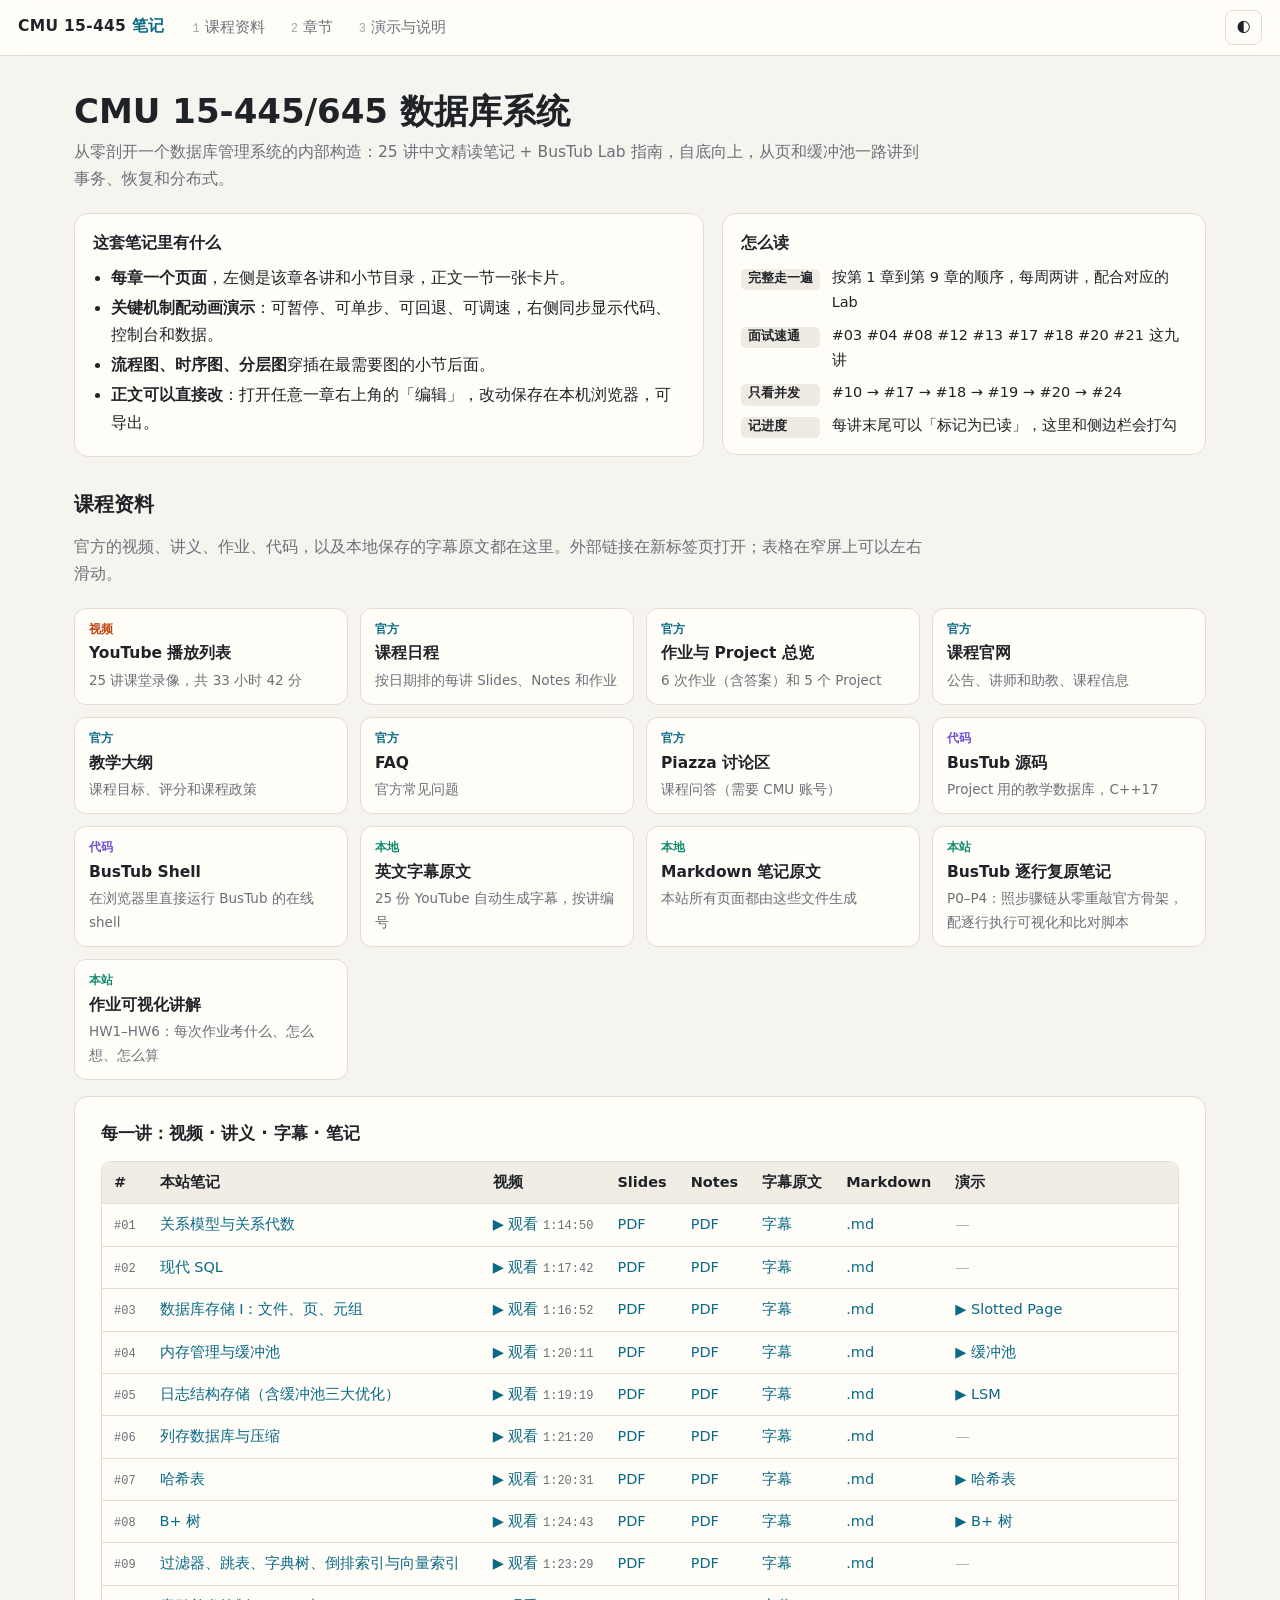
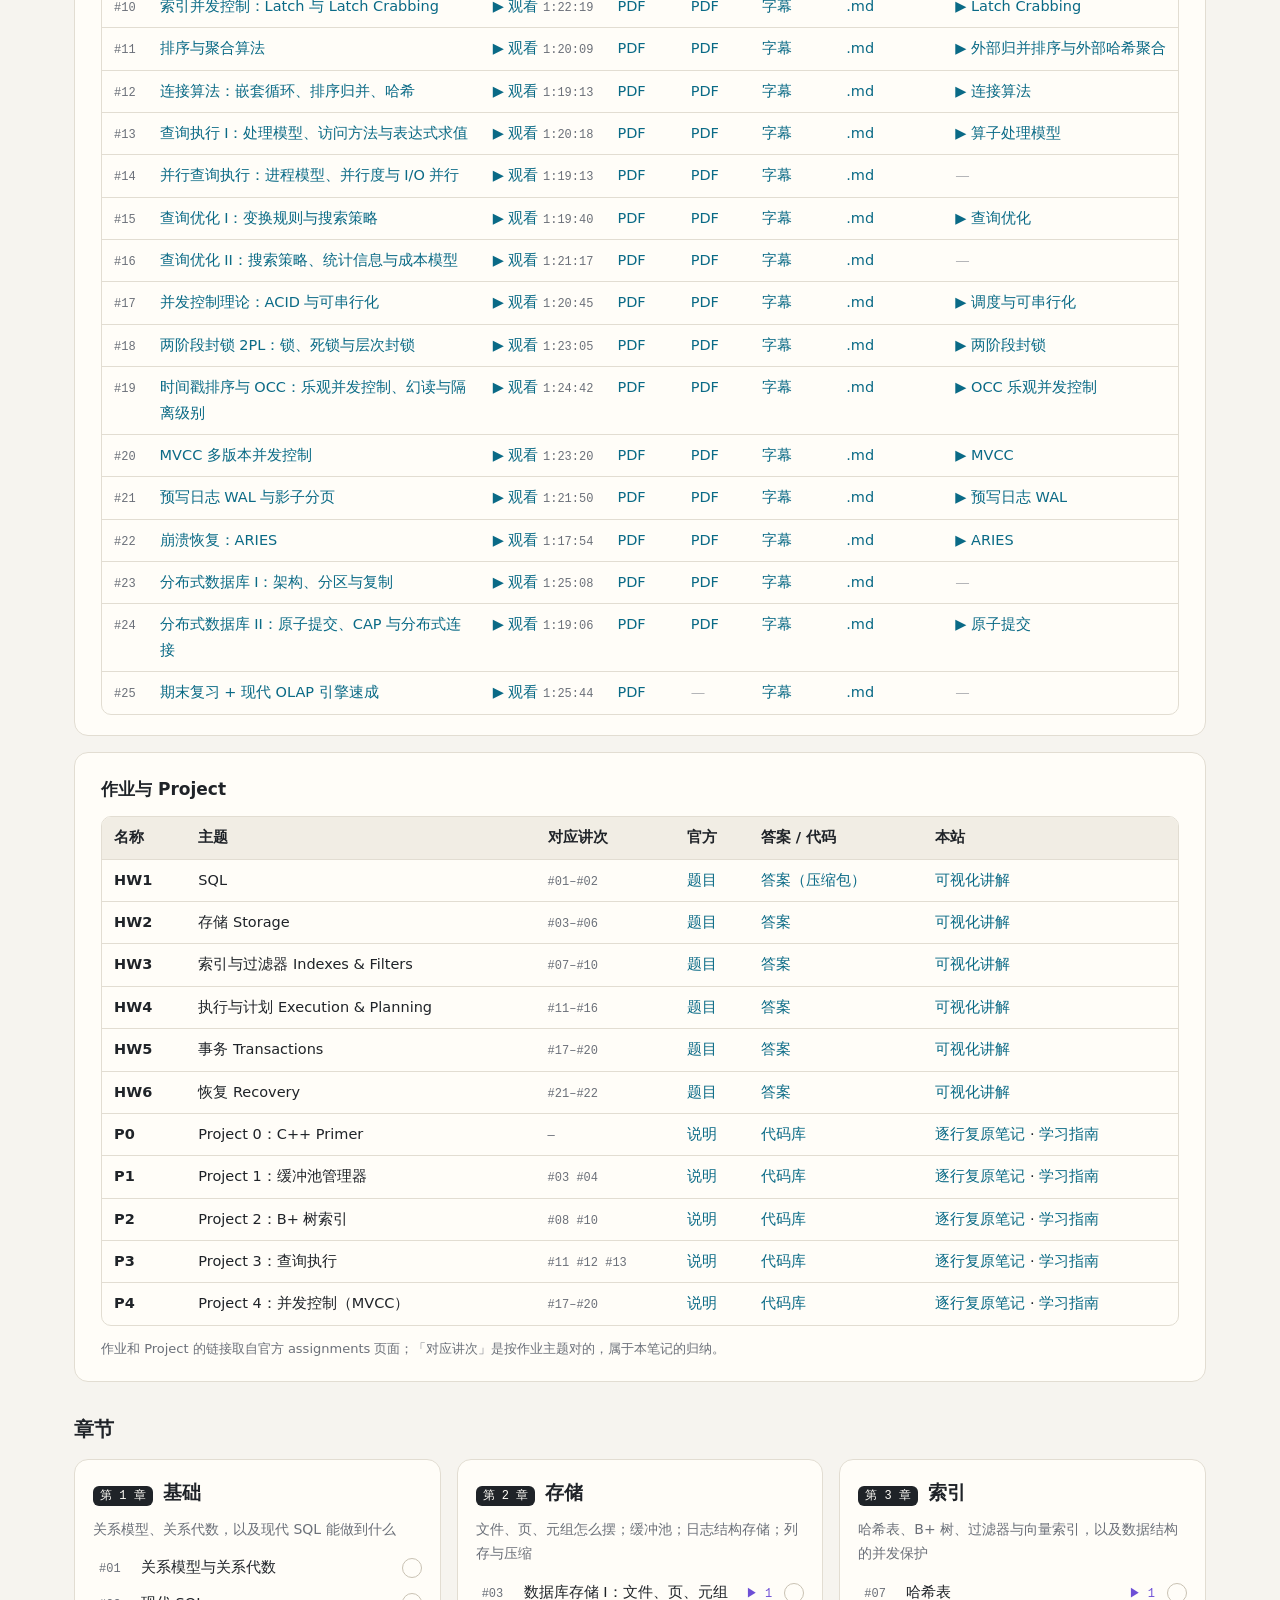
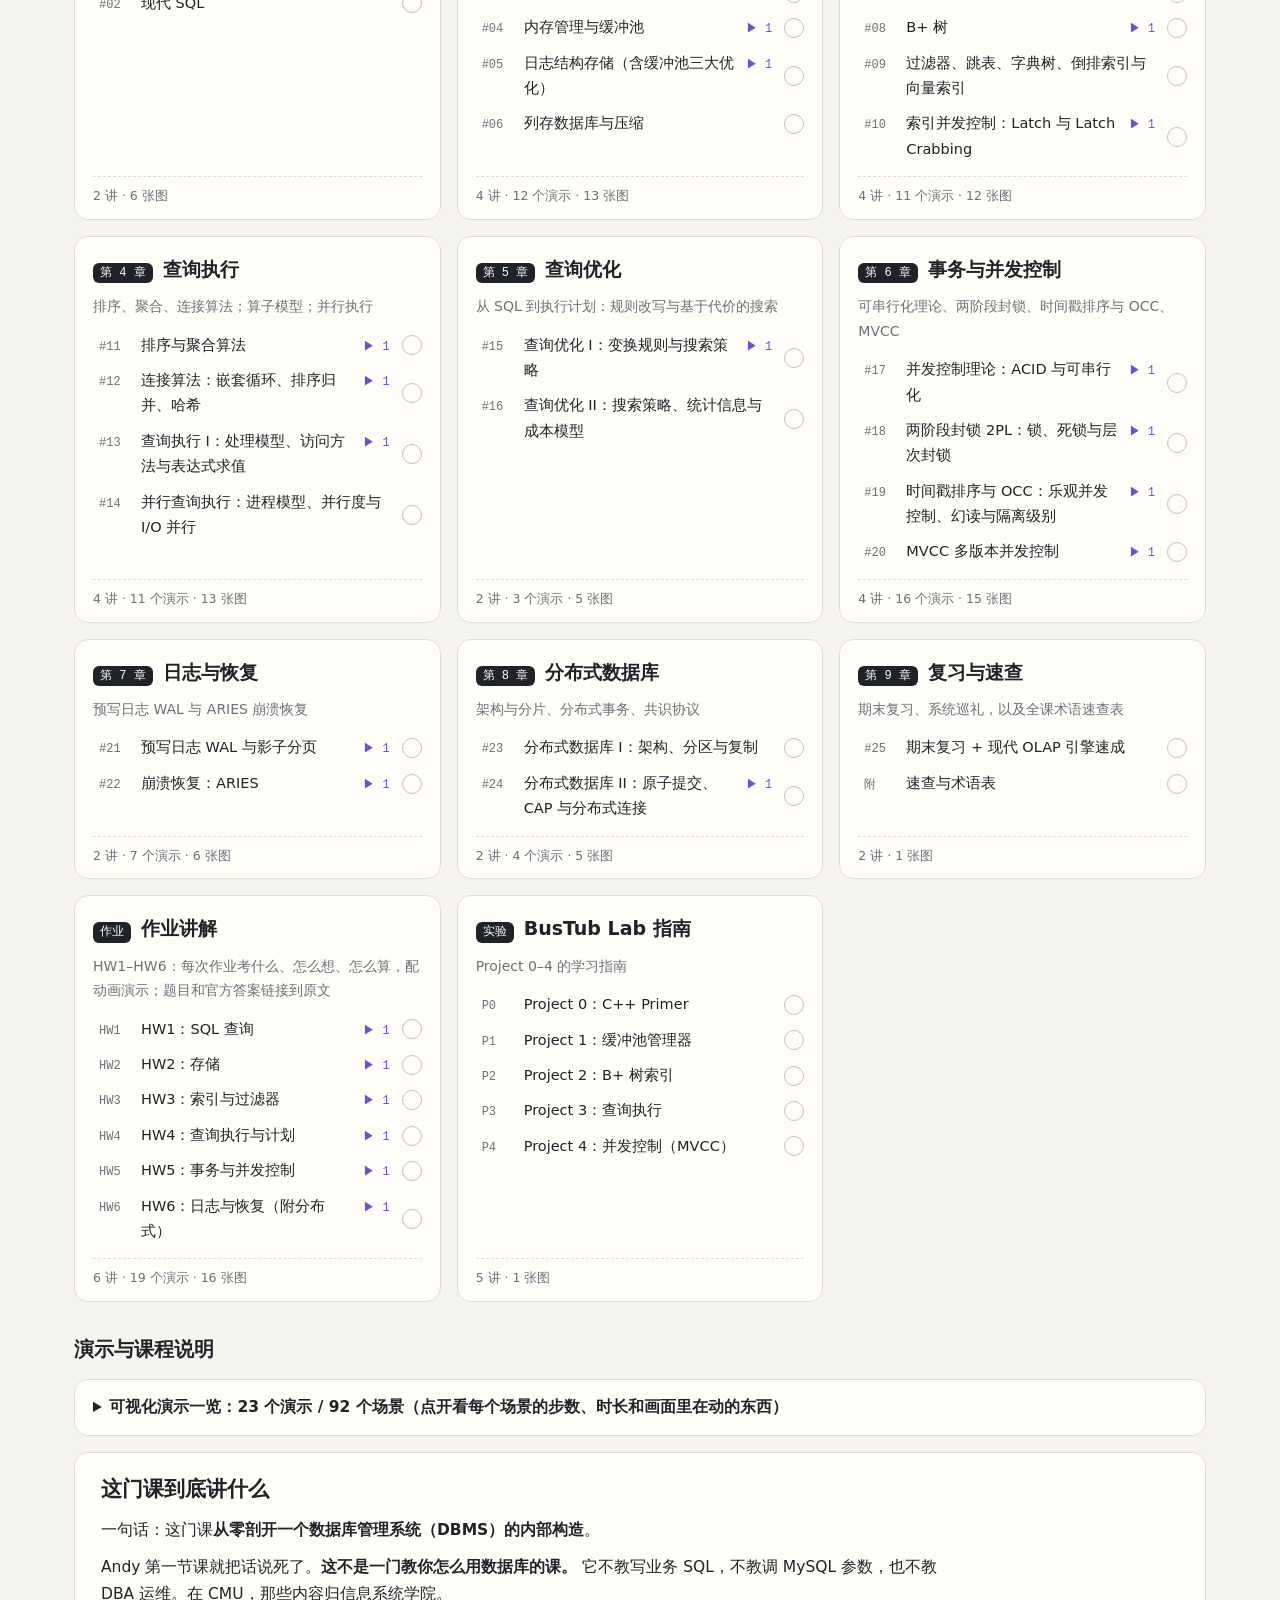
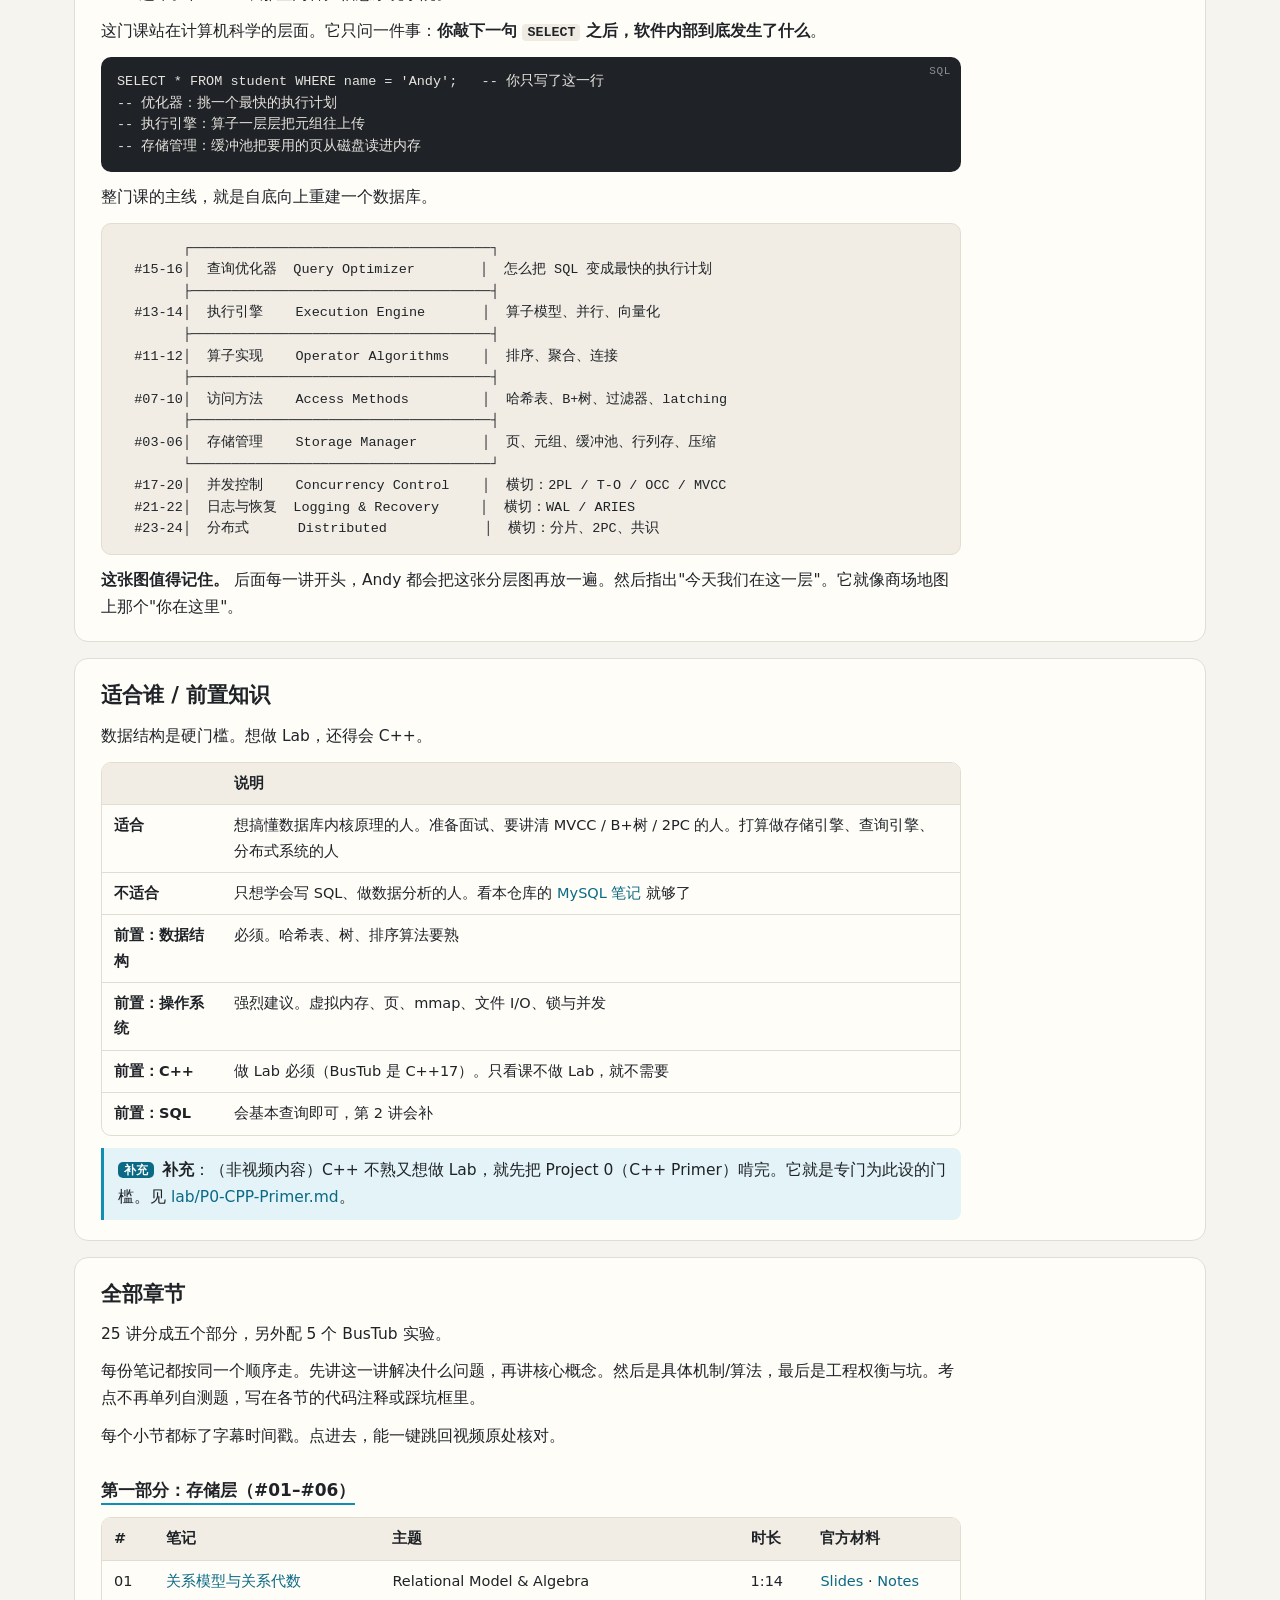
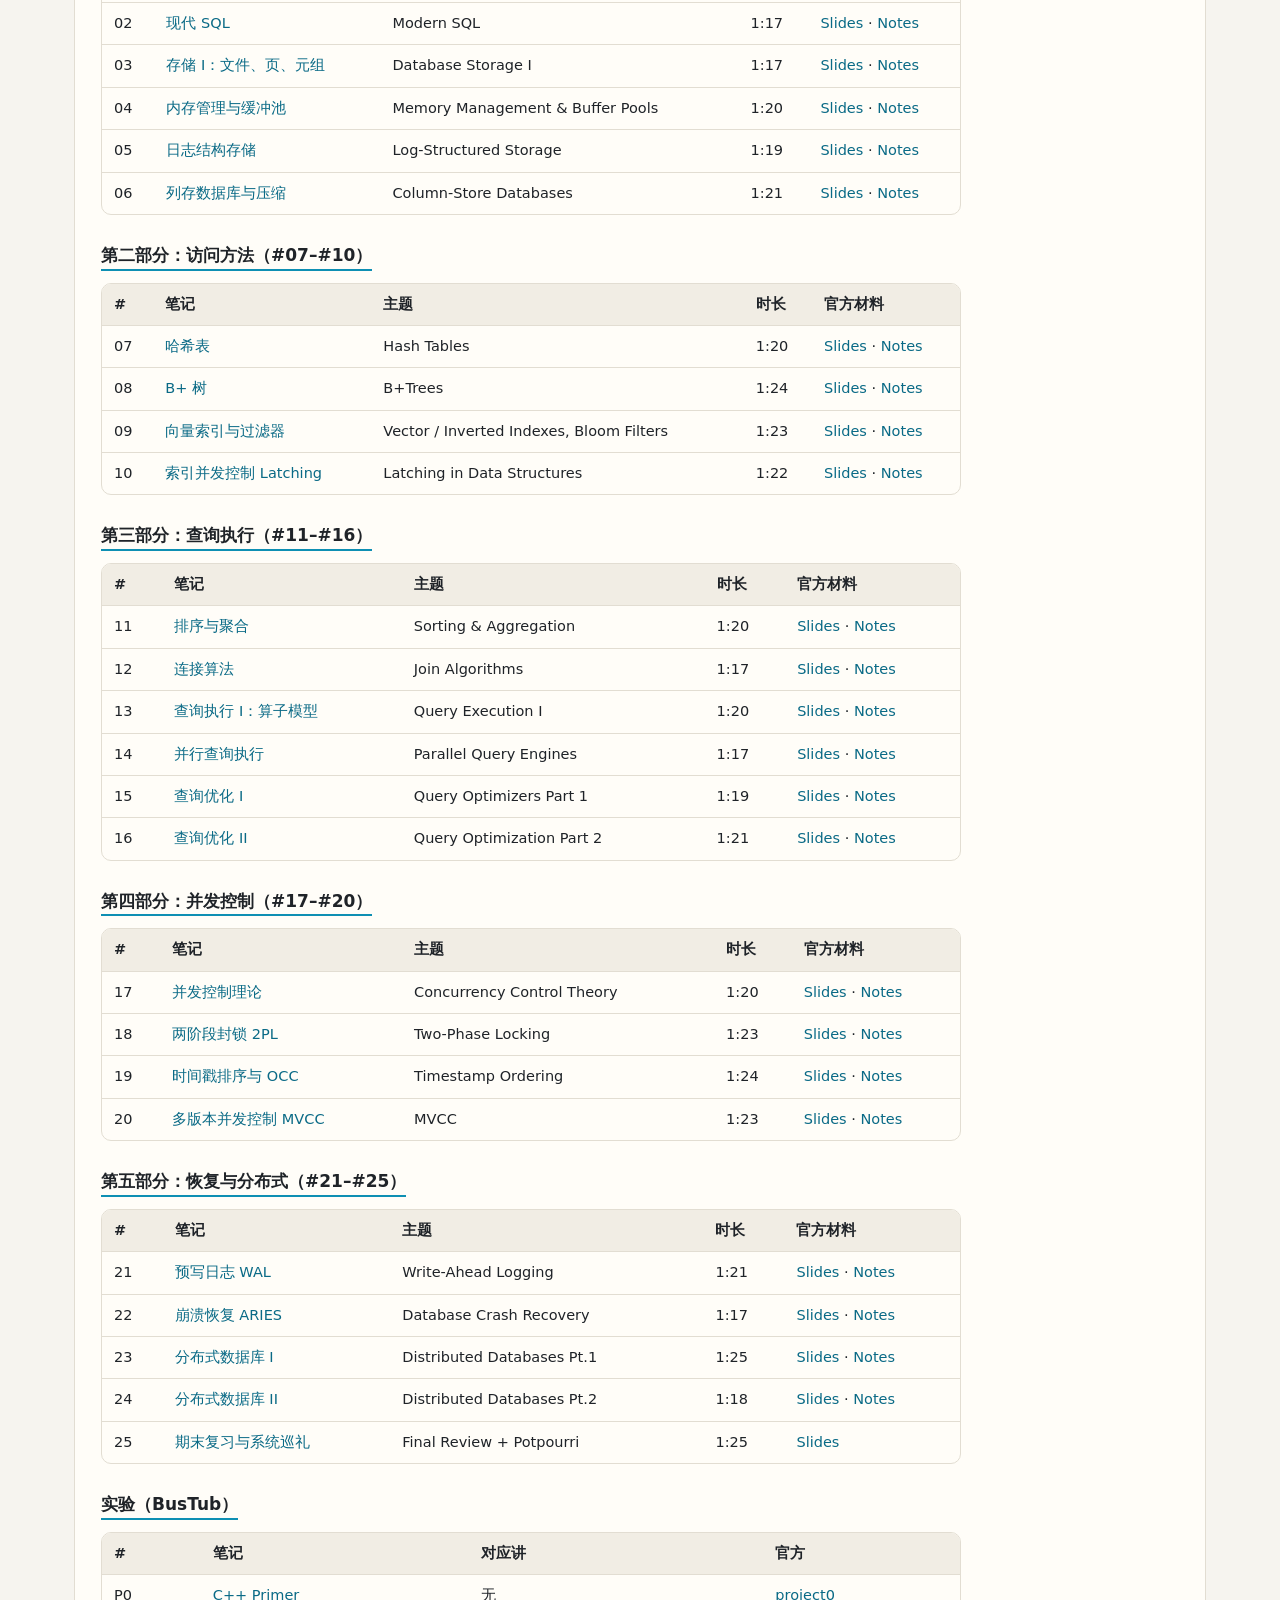
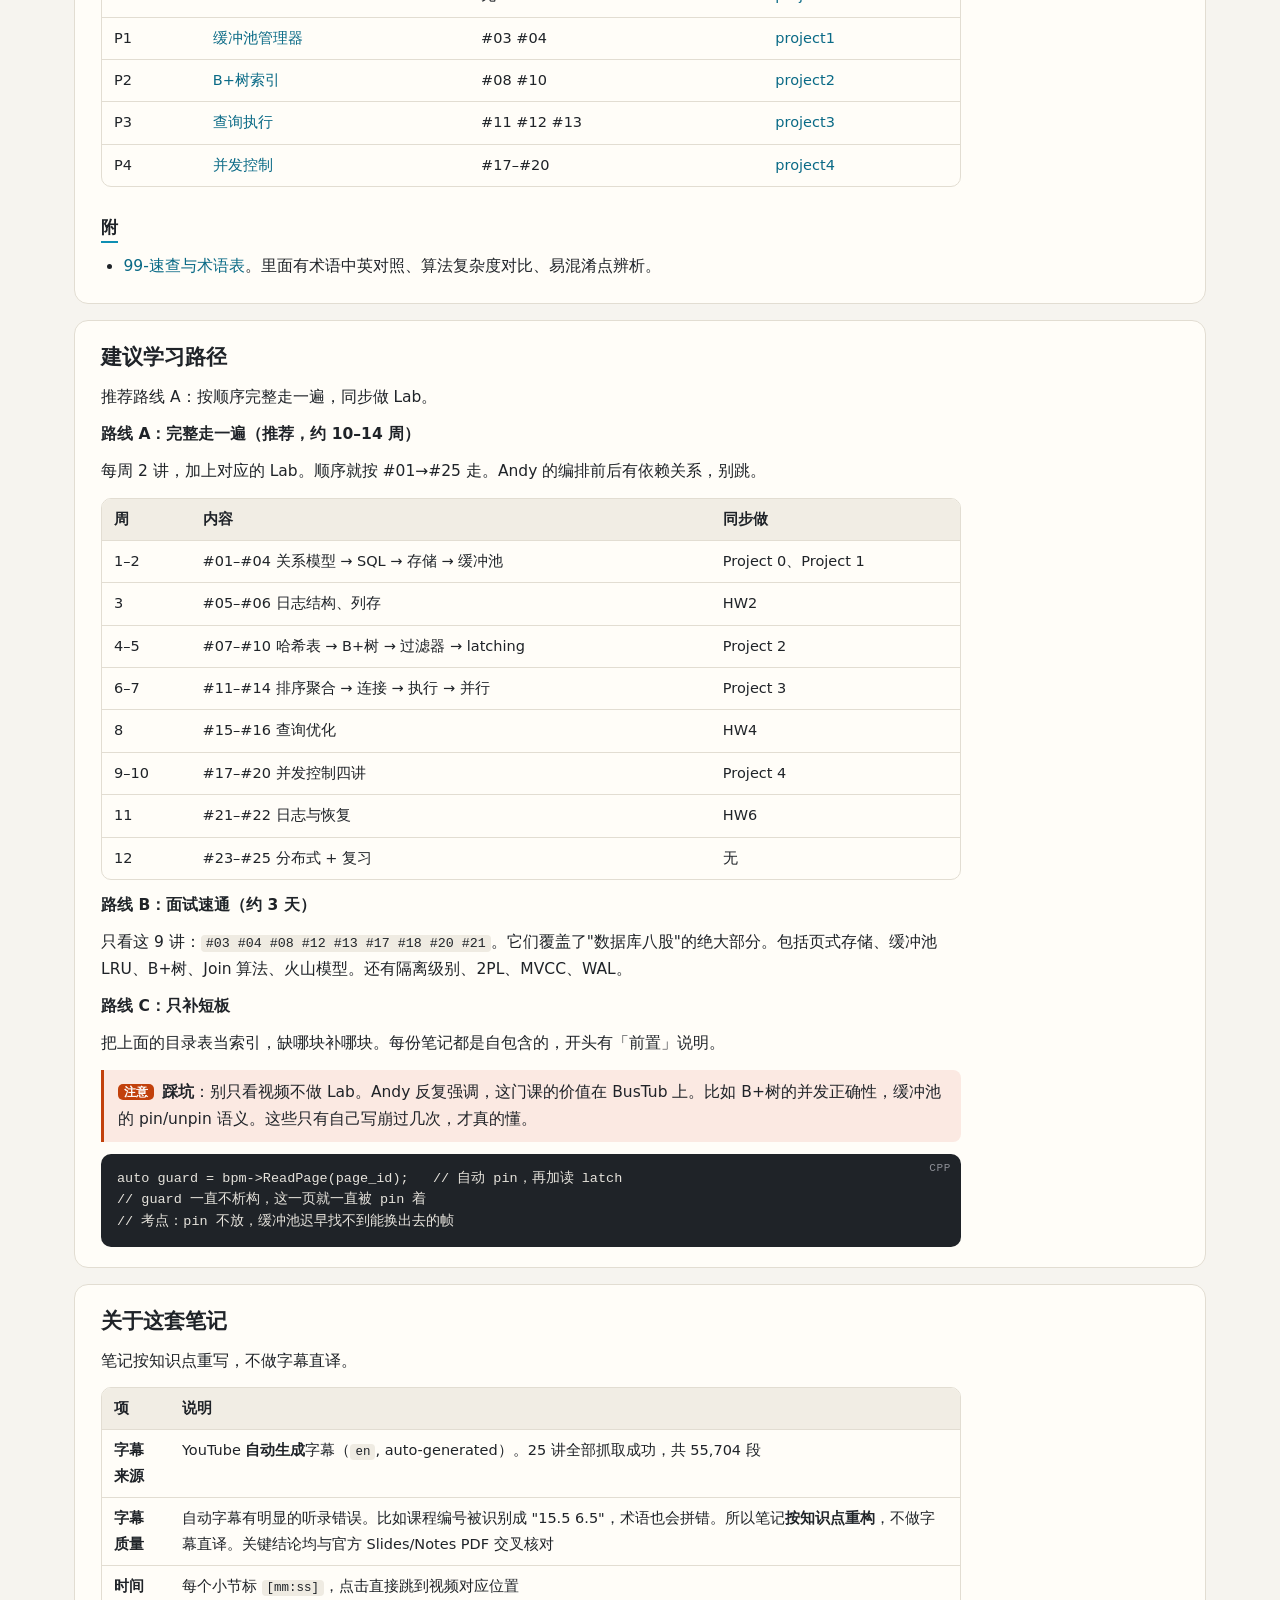
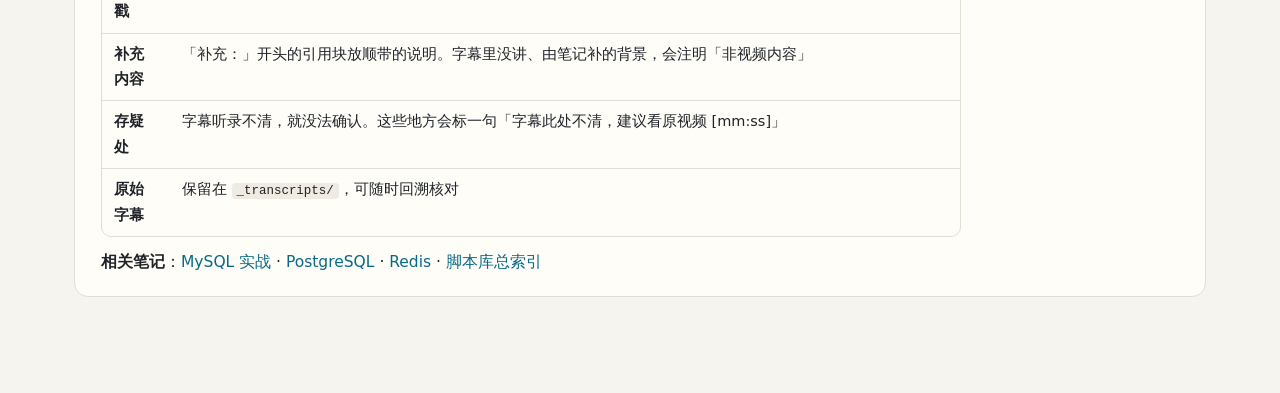
<file: index.html>
<!doctype html>
<html lang="zh-CN">
<head>
<meta charset="utf-8">
<meta name="viewport" content="width=device-width, initial-scale=1">
<title>CMU 15-445 数据库系统 · 中文精读笔记</title>
<style>
/* ═══════ 主题：暖米色纸面 + 白卡片（明）／暖灰（暗） ═══════ */
:root {
  --bg: #f6f4ef; --paper: #fffdf8; --ink: #1f2328; --muted: #6b7079; --line: #e2ddd2; --soft: #f1ede4; --chip: #efebe2;
  --accent: #0e8fb3; --accent-ink: #0a6a86; --accent-soft: #e3f3f7;
  --amber: #d97706; --amber-soft: #fdf3e1; --green: #0f8b6c; --green-soft: #e4f4ee; --red: #c2410c; --red-soft: #fbe9e2;
  --violet: #6d4fd6; --violet-soft: #efeafc; --edit: #9a4fe0; --pre-bg: #1f2328; --pre-ink: #e6e3dc; --nav: rgba(255, 253, 248, .92);
  --mono: "JetBrains Mono", "Cascadia Code", Consolas, "SFMono-Regular", "Microsoft YaHei", monospace;
  --sans: "PingFang SC", "Microsoft YaHei", "Noto Sans SC", system-ui, sans-serif;
  --card: var(--paper); --mute: var(--muted);
  --dg-ink: #1f2328; --dg-line: #8a8577; --dg-bg: #fffdf8;
  --dg-gray: #8a8577; --dg-gray-bg: #f1ede4; --dg-blue: #0e8fb3; --dg-blue-bg: #e3f3f7; --dg-green: #0f8b6c; --dg-green-bg: #e4f4ee;
  --dg-amber: #d97706; --dg-amber-bg: #fdf3e1; --dg-red: #c2410c; --dg-red-bg: #fbe9e2; --dg-purple: #6d4fd6; --dg-purple-bg: #efeafc;
}
:root[data-theme="dark"] {
  --bg: #15171a; --paper: #1c1f23; --ink: #e6e3dc; --muted: #9a9a93; --line: #2e3238; --soft: #24282d; --chip: #2a2e34;
  --accent: #4fc3dc; --accent-ink: #7fd6ea; --accent-soft: #16323a;
  --amber: #f0a94a; --amber-soft: #33290f; --green: #4fd1a5; --green-soft: #12302a; --red: #f08a6a; --red-soft: #3a1d14;
  --violet: #a996f5; --violet-soft: #272045; --edit: #c58cff; --pre-bg: #0f1113; --pre-ink: #e6e3dc; --nav: rgba(28, 31, 35, .92);
  --dg-ink: #e6e3dc; --dg-line: #7d7f78; --dg-bg: #1c1f23;
  --dg-gray: #7d7f78; --dg-gray-bg: #24282d; --dg-blue: #4fc3dc; --dg-blue-bg: #16323a; --dg-green: #4fd1a5; --dg-green-bg: #12302a;
  --dg-amber: #f0a94a; --dg-amber-bg: #33290f; --dg-red: #f08a6a; --dg-red-bg: #3a1d14; --dg-purple: #a996f5; --dg-purple-bg: #272045;
}
* { box-sizing: border-box; }
html { scroll-padding-top: 76px; }
body { margin: 0; background: var(--bg); color: var(--ink); font: 15.5px/1.75 var(--sans); overflow-x: hidden; -webkit-text-size-adjust: 100%; }
a { color: var(--accent-ink); text-decoration: none; }
a:hover { text-decoration: underline; }
code, pre, kbd { font-family: var(--mono); }
button { font: inherit; color: inherit; cursor: pointer; }

/* ═══════ 顶部导航：品牌 + 带编号的章节标签 ═══════ */
.top {
  position: sticky; top: 0; z-index: 30; height: 56px; display: flex; align-items: center; gap: 6px; padding: 0 18px;
  background: var(--nav); -webkit-backdrop-filter: blur(8px); backdrop-filter: blur(8px); border-bottom: 1px solid var(--line);
}
.brand { font-weight: 700; color: var(--ink); white-space: nowrap; margin-right: 10px; letter-spacing: .3px; }
.brand span { color: var(--accent-ink); font-family: var(--mono); font-weight: 600; }
.brand:hover { text-decoration: none; }
.tabs { display: flex; gap: 2px; flex: 1; min-width: 0; overflow-x: auto; scrollbar-width: none; }
.tabs::-webkit-scrollbar { display: none; }
.tabs a { color: var(--muted); padding: 6px 12px; border-radius: 8px; white-space: nowrap; font-size: 14.5px; }
.tabs a:hover { background: var(--soft); color: var(--ink); text-decoration: none; }
.tabs a.on { background: var(--ink); color: var(--paper); }
.tabs a em { font-style: normal; font-family: var(--mono); font-size: 12px; opacity: .6; margin-right: 5px; }
.top .sub-t { color: var(--muted); flex: 1; min-width: 0; white-space: nowrap; overflow: hidden; text-overflow: ellipsis; }
.tb { border: 1px solid var(--line); background: var(--paper); border-radius: 8px; padding: 4px 10px; font-size: 14px; white-space: nowrap; display: inline-flex; align-items: center; gap: 4px; color: var(--ink); flex: none; }
.tb:hover { background: var(--soft); text-decoration: none; }
.tb.on { background: var(--edit); border-color: var(--edit); color: #fff; }
#menuBtn { display: none; }
.rp { position: absolute; left: 0; bottom: -1px; height: 2px; width: 0; background: var(--accent); }
.menu { position: relative; flex: none; }
.menu-pop { display: none; position: absolute; right: 0; top: 38px; min-width: 210px; background: var(--paper); border: 1px solid var(--line); border-radius: 12px; padding: 6px; box-shadow: 0 10px 30px rgba(0, 0, 0, .14); }
.menu.open .menu-pop { display: block; }
.menu-pop button { display: block; width: 100%; text-align: left; border: 0; background: none; padding: 7px 10px; border-radius: 7px; font-size: 14px; }
.menu-pop button:hover { background: var(--soft); }
.menu-pop hr { border: 0; border-top: 1px solid var(--line); margin: 4px 0; }

/* ═══════ 骨架：左侧一张目录卡片 + 右侧正文卡片流 ═══════ */
.shell { display: grid; grid-template-columns: 290px minmax(0, 1fr); gap: 26px; max-width: 1540px; margin: 0 auto; padding: 22px 22px 0; align-items: start; }
.side { position: sticky; top: 78px; max-height: calc(100vh - 100px); overflow-y: auto; background: var(--paper); border: 1px solid var(--line); border-radius: 14px; padding: 12px; font-size: 14.5px; }
.side h4 { margin: 4px 8px 8px; font-size: 12.5px; color: var(--muted); font-weight: 600; letter-spacing: .04em; }
.side ul { list-style: none; margin: 0; padding: 0; }
.lr { display: grid; grid-template-columns: minmax(0, 1fr) auto; align-items: center; gap: 4px; border-radius: 10px; border-left: 3px solid transparent; }
.lr > a { display: grid; grid-template-columns: 30px minmax(0, 1fr); gap: 8px; padding: 9px 4px 9px 9px; border-radius: 10px; color: var(--ink); line-height: 1.4; align-items: baseline; }
.lr > a:hover { background: var(--soft); text-decoration: none; }
.lr > .ck { margin-right: 6px; }
.lecs .n { font-family: var(--mono); font-size: 12px; color: var(--muted); }
.lecs .t small { display: block; font-size: 12px; font-weight: 400; color: var(--muted); margin-top: 2px; }
.lecs .t small.sc:empty { display: none; }
.lecs .t small.sc { color: var(--green); }
.lecs > li.on > .lr { background: var(--accent-soft); border-left-color: var(--accent); }
.lecs > li.on > .lr > a { font-weight: 600; }
.lecs > li.on > .lr > a:hover { background: transparent; }
.lecs > li.read:not(.on) .t { color: var(--muted); }
.lecs .sub { display: none; margin: 4px 0 10px 12px; }
.lecs li.on .sub { display: block; }
.lecs .sub li { display: grid; grid-template-columns: minmax(0, 1fr) auto; align-items: center; gap: 4px; padding-right: 8px; }
.lecs .sub a { display: grid; grid-template-columns: 22px minmax(0, 1fr) auto; gap: 4px; padding: 3px 8px; border-radius: 6px; color: var(--muted); font-size: 13.5px; line-height: 1.45; }
.lecs .sub a i { font-style: normal; font-family: var(--mono); font-size: 11.5px; opacity: .75; padding-top: 1px; }
.lecs .sub a:hover { color: var(--ink); text-decoration: none; background: var(--soft); }
.lecs .sub a.cur { color: var(--accent-ink); font-weight: 600; }
main { min-width: 0; padding-bottom: 80px; }
.lec { display: none; max-width: 1200px; }
.lec.on { display: block; }

/* ═══════ 讲次标题区 ═══════ */
.lec-hd { margin: 2px 0 16px; }
.kick { font-size: 13.5px; font-weight: 600; color: var(--accent-ink); letter-spacing: .02em; }
.lec-hd h1 { margin: 2px 0 8px; font-size: clamp(26px, 3.6vw, 34px); line-height: 1.25; }
.chips { display: flex; flex-wrap: wrap; gap: 8px; }
.chip { border: 1px solid var(--line); background: var(--paper); border-radius: 8px; padding: 2px 10px; font-size: 13.5px; color: var(--muted); }
a.chip.cv { border-color: var(--violet); color: var(--violet); background: var(--violet-soft); }
a.chip.cv:hover { text-decoration: none; filter: brightness(.97); }
.meta { display: grid; grid-template-columns: auto minmax(0, 1fr); gap: 5px 16px; font-size: 14.5px; }
.meta .mv, .meta .mq { min-width: 0; overflow-wrap: anywhere; }
.md p a, .md li a { overflow-wrap: anywhere; }
.meta .mk { color: var(--muted); font-size: 13px; white-space: nowrap; padding-top: 1px; }
.meta .mq { grid-column: 1 / -1; padding: 8px 12px; margin-top: 4px; border-left: 3px solid var(--amber); background: var(--amber-soft); border-radius: 0 8px 8px 0; }

/* ═══════ 正文：一节一张卡片 ═══════ */
.sec { background: var(--paper); border: 1px solid var(--line); border-radius: 14px; padding: 22px 26px 20px; margin: 0 0 16px; }
.sec > * { max-width: 860px; }
.sec > .wide { max-width: none; }
.sec > :first-child { margin-top: 0; } .sec > :last-child { margin-bottom: 0; }
.md h2 { font-size: 21px; margin: 0 0 12px; line-height: 1.4; }
.md h3 { font-size: 17px; margin: 28px 0 8px; line-height: 1.45; display: table; border-bottom: 2px solid var(--accent); padding-bottom: 1px; }
.md h4 { font-size: 15.5px; margin: 20px 0 6px; color: var(--accent-ink); }
.hn { display: inline-grid; place-items: center; min-width: 25px; height: 25px; padding: 0 6px; margin-right: 10px; border-radius: 7px; background: var(--accent-ink); color: #fff; font: 600 13px/1 var(--mono); vertical-align: 3px; }
:root[data-theme="dark"] .hn { color: #10262c; }
.hc { display: inline-block; font-size: 11.5px; font-weight: 600; line-height: 1.5; border-radius: 5px; padding: 0 6px; margin-right: 8px; vertical-align: 3px; border: 1px solid transparent; }
.hc-key { background: var(--amber-soft); color: var(--amber); border-color: var(--amber); }
.hc-hot { background: var(--red-soft); color: var(--red); border-color: var(--red); }
.hc-warn { background: var(--amber-soft); color: var(--amber); }
.hc-ok { background: var(--green-soft); color: var(--green); }
.hc-bad { background: var(--red-soft); color: var(--red); }
.hc-tip { background: var(--accent-soft); color: var(--accent-ink); }
.hc-new { background: var(--violet-soft); color: var(--violet); }
.md p { margin: 10px 0; }
.md ul, .md ol { padding-left: 1.45em; margin: 10px 0; }
.md li { margin: 3px 0; }
.md strong { font-weight: 700; }
.md code { background: var(--chip); padding: 1px 5px; border-radius: 4px; font-size: .86em; }
.md pre { background: var(--pre-bg); color: var(--pre-ink); padding: 14px 16px; border-radius: 10px; overflow-x: auto; font-size: 13.5px; line-height: 1.6; margin: 12px 0; position: relative; }
.md pre.plain { background: var(--soft); color: var(--ink); border: 1px solid var(--line); }
.md pre code { background: none; padding: 0; font-size: inherit; color: inherit; }
.md pre[data-lang]::after { content: attr(data-lang); position: absolute; top: 6px; right: 10px; font-size: 11px; color: #8d8f96; letter-spacing: .06em; text-transform: uppercase; }
.md blockquote { margin: 12px 0; padding: 9px 14px; border-left: 3px solid var(--line); background: var(--soft); border-radius: 0 8px 8px 0; }
.md blockquote > :first-child { margin-top: 0; } .md blockquote > :last-child { margin-bottom: 0; }
.md blockquote blockquote { background: none; }
.md blockquote.tip { border-left-color: var(--accent); background: var(--accent-soft); }
.md blockquote.warn { border-left-color: var(--red); background: var(--red-soft); }
.md blockquote.key { border-left-color: var(--amber); background: var(--amber-soft); }
.md blockquote.ok { border-left-color: var(--green); background: var(--green-soft); }
.md blockquote.bad { border-left-color: var(--red); background: var(--red-soft); }
.md blockquote[class] > p:first-child::before { font-size: 11.5px; font-weight: 700; border-radius: 5px; padding: 1px 6px; margin-right: 8px; vertical-align: 1px; color: #fff; }
.md blockquote.tip > p:first-child::before { content: "补充"; background: var(--accent-ink); }
.md blockquote.warn > p:first-child::before { content: "注意"; background: var(--red); }
.md blockquote.key > p:first-child::before { content: "要点"; background: var(--amber); }
.md blockquote.ok > p:first-child::before { content: "✓"; background: var(--green); }
.md blockquote.bad > p:first-child::before { content: "✗"; background: var(--red); }
.tbl { overflow-x: auto; margin: 12px 0; border: 1px solid var(--line); border-radius: 10px; }
.tbl table { border-collapse: collapse; width: 100%; font-size: 14.5px; }
.tbl th, .tbl td { padding: 8px 12px; border-bottom: 1px solid var(--line); text-align: left; vertical-align: top; }
.tbl th { background: var(--soft); font-weight: 600; white-space: nowrap; }
.tbl tr:last-child td { border-bottom: 0; }
a.ts { display: inline-block; font: 11.5px/1.7 var(--mono); padding: 0 6px; border-radius: 5px; background: var(--chip); color: var(--muted); vertical-align: 1px; white-space: nowrap; }
a.ts::before { content: "▶ "; font-size: 9px; }
a.ts:hover { color: var(--accent-ink); text-decoration: none; }
.sec.quiz { border-left: 4px solid var(--accent); }
.sec.quiz ol { padding-left: 0; list-style: none; counter-reset: q; }
.sec.quiz ol > li { counter-increment: q; position: relative; padding: 8px 0 8px 38px; border-bottom: 1px dashed var(--line); margin: 0; }
.sec.quiz ol > li:last-child { border-bottom: 0; }
.sec.quiz ol > li::before { content: counter(q); position: absolute; left: 0; top: 10px; font: 600 12.5px/1 var(--mono); width: 24px; height: 24px; border-radius: 50%; background: var(--ink); color: var(--paper); display: grid; place-items: center; }
.sec.place { border-style: dashed; background: none; }
.lec-ft { display: flex; flex-wrap: wrap; gap: 12px; align-items: center; margin: 22px 0 0; }
.rd { border: 1px solid var(--line); background: var(--paper); border-radius: 999px; padding: 6px 16px; font-size: 14px; }
.rd:hover { background: var(--soft); }
.rd.on { background: var(--green-soft); border-color: var(--green); color: var(--green); }
.pn { display: flex; justify-content: space-between; gap: 12px; margin-top: 14px; }
.pn a { border: 1px solid var(--line); border-radius: 12px; padding: 10px 14px; background: var(--paper); max-width: 48%; color: var(--ink); }
.pn a:hover { border-color: var(--accent); text-decoration: none; }
.pn a small { display: block; color: var(--muted); font-family: var(--mono); font-size: 12px; }

/* ═══════ 可编辑 ═══════ */
body.editing [data-b] { outline: 1px dashed transparent; outline-offset: 4px; border-radius: 4px; }
body.editing [data-b]:hover { outline-color: var(--line); }
body.editing [data-b]:focus { outline: 2px solid var(--edit); }
[data-b].edited { box-shadow: -3px 0 0 var(--edit); }
.mynote { padding: 14px 16px; border: 1px dashed var(--line); border-radius: 14px; min-height: 70px; margin: 0 0 16px; }
.mynote::before { content: "我的笔记"; display: block; font: 600 12px/1.6 var(--mono); color: var(--muted); margin-bottom: 6px; }
.mynote:empty::after { content: "打开右上角「编辑」后可以在这里写自己的笔记；正文里的任何段落、表格也都能直接改。改动自动保存在本机浏览器里。"; color: var(--muted); font-size: 14px; }
.toast { position: fixed; left: 50%; bottom: 26px; transform: translateX(-50%); background: #1f2328; color: #fff; padding: 8px 16px; border-radius: 999px; font-size: 14px; z-index: 50; display: none; }
.toast.on { display: block; }

/* ═══════ 图表 ═══════ */
figure.dg { margin: 22px 0; padding: 14px 14px 10px; background: var(--card); border: 1px solid var(--line); border-radius: 12px; }
figure.dg figcaption { font-size: 13.5px; color: var(--mute); text-align: center; margin-top: 8px; }
figure.dg figcaption b { color: var(--ink); }
.dg-body svg { display: block; margin: 0 auto; max-width: 100%; height: auto; }
.dg-body text { font-family: inherit; fill: var(--dg-ink); }
.dg-n rect, .dg-n polygon, .dg-n path { fill: var(--dg-gray-bg); stroke: var(--dg-gray); stroke-width: 1.5; }
.dg-n.c-blue rect, .dg-n.c-blue polygon { fill: var(--dg-blue-bg); stroke: var(--dg-blue); }
.dg-n.c-green rect, .dg-n.c-green polygon { fill: var(--dg-green-bg); stroke: var(--dg-green); }
.dg-n.c-amber rect, .dg-n.c-amber polygon { fill: var(--dg-amber-bg); stroke: var(--dg-amber); }
.dg-n.c-red rect, .dg-n.c-red polygon { fill: var(--dg-red-bg); stroke: var(--dg-red); }
.dg-n.c-purple rect, .dg-n.c-purple polygon { fill: var(--dg-purple-bg); stroke: var(--dg-purple); }
.dg-e { stroke: var(--dg-line); stroke-width: 1.6; fill: none; }
.dg-e.dash { stroke-dasharray: 6 4; }
.dg-e.c-blue { stroke: var(--dg-blue); } .dg-e.c-green { stroke: var(--dg-green); } .dg-e.c-amber { stroke: var(--dg-amber); }
.dg-e.c-red { stroke: var(--dg-red); } .dg-e.c-purple { stroke: var(--dg-purple); }
.dg-ah { fill: var(--dg-line); }
.dg-ah.c-blue { fill: var(--dg-blue); } .dg-ah.c-green { fill: var(--dg-green); } .dg-ah.c-amber { fill: var(--dg-amber); }
.dg-ah.c-red { fill: var(--dg-red); } .dg-ah.c-purple { fill: var(--dg-purple); }
.dg-el-bg { fill: var(--dg-bg); }
.dg-el { font-size: 12.5px; fill: var(--mute) !important; }
.dg-life { stroke: var(--dg-line); stroke-dasharray: 4 5; stroke-width: 1.2; }
.dg-note rect { fill: var(--dg-amber-bg); stroke: var(--dg-amber); stroke-width: 1.2; }
.dg-layers { display: flex; flex-direction: column; gap: 6px; max-width: 760px; margin: 0 auto; }
.dg-layer { display: grid; grid-template-columns: 74px minmax(0, 1fr); border: 1.5px solid var(--dg-gray); border-radius: 10px; background: var(--dg-gray-bg); overflow: hidden; }
.dg-layer .tag { display: flex; align-items: center; justify-content: center; font-size: 12.5px; font-weight: 600; background: rgba(127, 140, 170, .16); padding: 4px; text-align: center; }
.dg-layer .bd { padding: 8px 12px; line-height: 1.45; }
.dg-layer .bd b { display: block; }
.dg-layer .bd span { font-size: 13.5px; color: var(--mute); }
.dg-layer.c-blue { border-color: var(--dg-blue); background: var(--dg-blue-bg); } .dg-layer.c-green { border-color: var(--dg-green); background: var(--dg-green-bg); }
.dg-layer.c-amber { border-color: var(--dg-amber); background: var(--dg-amber-bg); } .dg-layer.c-red { border-color: var(--dg-red); background: var(--dg-red-bg); }
.dg-layer.c-purple { border-color: var(--dg-purple); background: var(--dg-purple-bg); }

/* ═══════ 可视化演示（舞台常为深色；不使用任何 CSS transition） ═══════ */
.viz-wrap { margin: 26px 0; }
.viz {
  container-type: inline-size; background: #0f1626; color: #e8eefc; border-radius: 14px; overflow: hidden; border: 1px solid #26365c;
  font-size: 14px; line-height: 1.5; outline: none;
}
.viz:focus-visible { border-color: #4da3ff; }
.viz-head { display: flex; flex-wrap: wrap; gap: 8px 16px; align-items: center; padding: 10px 14px; border-bottom: 1px solid #26365c; }
.viz-title { font-weight: 700; font-size: 15px; }
.viz-tabs { display: flex; flex-wrap: wrap; gap: 6px; }
.viz-tab { border: 1px solid #34467a; background: #17213a; color: #c9d5f2; border-radius: 999px; padding: 3px 12px; font-size: 13px; }
.viz-tab.on { background: #4da3ff; border-color: #4da3ff; color: #0f1626; font-weight: 700; }
.viz-body { display: grid; grid-template-columns: minmax(0, 1.8fr) minmax(0, 1fr); }
.viz-stage { min-width: 0; }
.viz-stage svg text { white-space: pre; }
.viz-stage svg { display: block; width: 100%; height: auto; font-family: -apple-system, "Segoe UI", "PingFang SC", "Microsoft YaHei", sans-serif; }
.viz-cap { padding: 10px 14px; min-height: 4.2em; border-top: 1px solid #26365c; font-size: 15px; }
.viz-side { contain: size; display: flex; flex-direction: column; border-left: 1px solid #26365c; min-width: 0; min-height: 0; background: #0c1220; }
.viz-pane { display: flex; flex-direction: column; min-height: 0; }
.viz-pane-code { flex: 1 1 0; }
.viz-pane-log { flex: 0 0 24%; border-top: 1px solid #26365c; }
.viz-pane-data { flex: 0 0 auto; max-height: 36%; border-top: 1px solid #26365c; }
.viz-pane-hd { font-size: 11px; letter-spacing: .08em; color: #8fa0c4; padding: 7px 12px 4px; flex: none; }
.viz-code { position: relative; overflow: auto; flex: 1; min-height: 0; font: 12px/21px ui-monospace, "Cascadia Code", Consolas, "Microsoft YaHei", monospace; }
.viz-code .ln { height: 21px; white-space: pre; padding-right: 12px; position: relative; color: #a4b3d6; }
.viz-code .ln.on { color: #fff; }
.viz-code .no { display: inline-block; width: 22px; text-align: right; margin-right: 8px; color: #4f6291; user-select: none; }
.viz-hl { position: absolute; left: 0; right: 0; top: 0; height: 21px; background: rgba(77, 163, 255, .2); border-left: 3px solid #4da3ff; pointer-events: none; }
.viz-log { overflow: auto; flex: 1; min-height: 0; font: 12.5px/1.6 ui-monospace, Consolas, "Microsoft YaHei", monospace; padding: 0 12px 6px; }
.viz-log .lg::before { content: "› "; color: #4f6291; }
.viz-log .ok { color: #3ddc97; } .viz-log .warn { color: #ffb84d; } .viz-log .err { color: #ff5d6c; } .viz-log .io { color: #38d6e8; } .viz-log .mute { color: #4f6291; }
.viz-data { display: grid; grid-template-columns: auto minmax(0, 1fr); gap: 2px 10px; padding: 0 12px 10px; font: 12.5px/1.6 ui-monospace, Consolas, "Microsoft YaHei", monospace; overflow: auto; }
.viz-data .dk { color: #8fa0c4; white-space: nowrap; }
.viz-data .dv { border-radius: 4px; padding: 0 4px; word-break: break-all; }
.viz-data .mute { color: #4f6291; grid-column: 1 / -1; }
.viz-bar { padding: 10px 14px 12px; border-top: 1px solid #26365c; display: flex; flex-direction: column; gap: 9px; }
.viz-ctl { display: flex; flex-wrap: wrap; gap: 6px; align-items: center; }
.viz-btn { border: 1px solid #34467a; background: #17213a; color: #e8eefc; border-radius: 8px; padding: 4px 11px; font-size: 13.5px; white-space: nowrap; }
.viz-btn:hover { background: #22305a; }
.viz-btn.on { background: #e8eefc; color: #0f1626; border-color: #e8eefc; font-weight: 700; }
.viz-btn-main { background: #4da3ff; border-color: #4da3ff; color: #0f1626; font-weight: 700; min-width: 82px; }
.viz-btn-main:hover { background: #7bbaff; }
.viz-speed { display: inline-flex; gap: 4px; margin-left: 6px; }
.viz-cnt { margin-left: auto; color: #c9d5f2; font-variant-numeric: tabular-nums; }
.viz-tm { color: #8fa0c4; font-variant-numeric: tabular-nums; min-width: 92px; text-align: right; }
.viz-prog { display: flex; gap: 3px; height: 14px; cursor: pointer; touch-action: none; }
.viz-seg { background: #26365c; border-radius: 3px; overflow: hidden; min-width: 0; }
.viz-fill { height: 100%; width: 0; background: #4da3ff; pointer-events: none; }
.viz-src { border-top: 1px solid #26365c; padding: 8px 14px; font-size: 13px; color: #8fa0c4; }
.viz-src summary { cursor: pointer; }
.viz-src ul { margin: 6px 0 2px; padding-left: 1.3em; }
.viz-src a { color: #7bbaff; word-break: break-all; }
@container (max-width: 760px) {
  .viz-body { grid-template-columns: minmax(0, 1fr); }
  .viz-side { contain: none; border-left: 0; border-top: 1px solid #26365c; }
  .viz-pane-code { flex: none; } .viz-code { max-height: 190px; flex: none; }
  .viz-pane-log { flex: none; } .viz-log { max-height: 100px; flex: none; }
  .viz-pane-data { max-height: none; }
  .viz-cnt { margin-left: 0; } .viz-tm { min-width: 0; }
}

/* ═══════ 首页 ═══════ */
.home { max-width: 1180px; margin: 0 auto; padding: 28px 24px 80px; }
.home h1 { font-size: clamp(26px, 4vw, 34px); line-height: 1.25; margin: 6px 0 6px; }
.home .lead { color: var(--muted); margin: 0 0 20px; max-width: 860px; }
.home > h2 { font-size: 20px; margin: 30px 0 12px; }
.hero { display: grid; grid-template-columns: 1.3fr 1fr; gap: 18px; align-items: start; }
.box { background: var(--paper); border: 1px solid var(--line); border-radius: 14px; padding: 16px 18px; }
.box h3 { margin: 0 0 8px; font-size: 15.5px; }
.box ul { margin: 0; padding-left: 18px; } .box li { margin: 3px 0; }
.box .kv { display: grid; grid-template-columns: auto minmax(0, 1fr); gap: 7px 12px; align-items: baseline; font-size: 14.5px; }
.box .kv b { font: 600 12.5px/1.7 var(--mono); background: var(--chip); border-radius: 5px; padding: 0 7px; white-space: nowrap; }
.cards { display: grid; grid-template-columns: repeat(auto-fill, minmax(330px, 1fr)); gap: 16px; }
.pcard { background: var(--paper); border: 1px solid var(--line); border-radius: 14px; padding: 16px 18px 12px; display: flex; flex-direction: column; }
.pcard header { display: flex; align-items: baseline; gap: 10px; }
.pcard h3 { margin: 0; font-size: 19px; }
.pcard h3 a { color: var(--ink); }
.ptag { font: 12px/1.7 var(--mono); background: var(--ink); color: var(--paper); border-radius: 6px; padding: 0 7px; white-space: nowrap; }
.pcard .prog { margin-left: auto; color: var(--green); font-size: 12.5px; font-family: var(--mono); }
.psum { color: var(--muted); font-size: 14px; margin: 8px 0 10px; }
.feat { list-style: none; padding: 0; margin: 0 0 10px; display: grid; gap: 2px; }
.feat li { display: grid; grid-template-columns: minmax(0, 1fr) auto; align-items: center; gap: 6px; }
.feat a { display: grid; grid-template-columns: 34px minmax(0, 1fr) auto; gap: 8px; align-items: baseline; padding: 4px 6px; border-radius: 7px; color: var(--ink); font-size: 14.5px; }
.feat a:hover { background: var(--soft); text-decoration: none; }
.feat em { font: normal 12px var(--mono); color: var(--muted); }
.feat .v { font-size: 12px; color: var(--violet); font-family: var(--mono); }
.pcard.done { border-color: var(--green); }
.pcard.done .prog { font-weight: 700; }
.pcard footer { margin-top: auto; padding-top: 8px; border-top: 1px dashed var(--line); font-size: 12.5px; color: var(--muted); }
details.vt { padding: 14px 18px; }
details.vt summary { cursor: pointer; font-weight: 600; }
details.vt .tbl { margin-top: 12px; }

/* ═══════ 首页：课程资料 ═══════ */
.res-grid { display: grid; grid-template-columns: repeat(auto-fill, minmax(240px, 1fr)); gap: 12px; margin: 0 0 16px; }
a.res { display: flex; flex-direction: column; gap: 1px; background: var(--paper); border: 1px solid var(--line); border-radius: 12px; padding: 11px 14px 12px; color: var(--ink); }
a.res:hover { border-color: var(--accent); text-decoration: none; }
a.res .rk { font: 600 11.5px/1.7 var(--mono); color: var(--accent-ink); }
a.res.vid .rk { color: var(--red); } a.res.code .rk { color: var(--violet); } a.res.local .rk { color: var(--green); }
a.res b { font-size: 15.5px; }
a.res span:last-child { font-size: 13.5px; color: var(--muted); }
.mat h3 { margin: 0 0 10px; font-size: 17px; }
.sec.mat > .tbl { max-width: none; }
.mat td small { color: var(--muted); font-family: var(--mono); font-size: 12px; white-space: nowrap; }
.mat td { white-space: nowrap; }
.mat td:nth-child(2) { white-space: normal; min-width: 150px; }
.mat .na { color: var(--muted); opacity: .5; }
.mat .note { font-size: 13px; color: var(--muted); margin: 10px 0 0; }
a.chip.vd { border-color: var(--red); color: var(--red); background: var(--red-soft); }
a.chip.vd:hover, a.chip:hover { text-decoration: none; }

/* ═══════ 打勾 · 目录收起 ═══════ */
/* 圆形勾选按钮：讲 / 小节 / 首页每一讲 共用 */
.ck { flex: none; width: 20px; height: 20px; padding: 0; border: 1.5px solid #c9c2b3; border-radius: 50%; background: var(--paper); display: inline-grid; place-items: center; cursor: pointer; }
.ck::after { content: "✓"; font-size: 12px; line-height: 1; font-weight: 700; color: transparent; }
.ck:hover { border-color: var(--green); }
.ck:hover::after { color: var(--green); opacity: .45; }
.ck.on { background: var(--green); border-color: var(--green); }
.ck.on::after { color: #fff; opacity: 1; }
.ck.sm { width: 16px; height: 16px; }
.ck.sm::after { font-size: 10px; }
:root[data-theme="dark"] .ck { border-color: #4a4f57; }
:root[data-theme="dark"] .ck.on::after { color: #12302a; }
.tabs a .tck { display: none; font-style: normal; color: var(--green); margin-left: 4px; font-weight: 700; }
.tabs a.done .tck { display: inline; }
.tabs a.on.done .tck { color: #7ee2bd; }
/* 侧边栏头部：标题 + 收起按钮；本章进度条 */
.side-hd { display: flex; align-items: center; gap: 8px; margin: 2px 2px 8px 8px; }
.side-hd h4 { margin: 0; flex: 1; min-width: 0; }
.side-tg { flex: none; width: 26px; height: 26px; padding: 0; border: 1px solid var(--line); border-radius: 7px; background: var(--paper); color: var(--muted); font-size: 15px; line-height: 1; }
.side-tg:hover { color: var(--ink); background: var(--soft); }
.cprog { display: flex; align-items: center; gap: 8px; margin: 0 4px 10px 8px; font-size: 12.5px; color: var(--muted); }
.cprog .bar { flex: 1; min-width: 40px; height: 5px; background: var(--soft); border-radius: 3px; overflow: hidden; }
.cprog .bar i { display: block; height: 100%; width: 0; background: var(--green); border-radius: 3px; transition: width .25s ease; }
.cprog .txt { white-space: nowrap; }
.cprog.done .txt { color: var(--green); font-weight: 600; }
.call { flex: none; border: 1px solid var(--line); background: var(--paper); border-radius: 999px; padding: 0 9px; font-size: 12px; line-height: 22px; color: var(--muted); }
.call:hover { color: var(--ink); background: var(--soft); }
/* 收起后的窄条（宽屏） */
.side-rail { display: none; }
.rl { position: relative; width: 36px; height: 30px; display: grid; place-items: center; border: 1px solid var(--line); border-radius: 8px; font: 11.5px var(--mono); color: var(--muted); background: var(--paper); }
.rl:hover { text-decoration: none; color: var(--ink); background: var(--soft); }
.rl.on { border-color: var(--accent); color: var(--accent-ink); background: var(--accent-soft); font-weight: 700; }
.rl.done { border-color: var(--green); color: var(--green); }
.rl.done::after { content: "✓"; position: absolute; top: -6px; right: -6px; width: 14px; height: 14px; border-radius: 50%; background: var(--green); color: #fff; font: 700 9px/14px var(--sans); text-align: center; }
.side-rail .rn { font: 11px var(--mono); color: var(--muted); }
@media (min-width: 981px) {
  .shell { transition: grid-template-columns .25s ease; }
  body.side-collapsed .shell { grid-template-columns: 54px minmax(0, 1fr); gap: 18px; }
  body.side-collapsed .side { padding: 8px 0 10px; overflow: visible; }
  body.side-collapsed .side-full { display: none; }
  body.side-collapsed .side-rail { display: flex; flex-direction: column; align-items: center; gap: 8px; }
}

/* ═══════ 难度 · 重要程度 ═══════ */
.lvl { display: flex; flex-wrap: wrap; align-items: center; gap: 4px 10px; margin: -4px 0 12px; font-size: 13px; line-height: 1.5; color: var(--muted); }
.lvl .st b { color: var(--amber); font-weight: 400; letter-spacing: 1px; }
.lvl .st u { color: var(--line); text-decoration: none; letter-spacing: 1px; }
.lvl .im { border-radius: 6px; padding: 0 7px; font-size: 12px; line-height: 20px; font-weight: 600; white-space: nowrap; }
.lvl.i3 .im { background: var(--red-soft); color: var(--red); }
.lvl.i2 .im { background: var(--amber-soft); color: var(--amber); }
.lvl.i1 .im, .lvl.n .im { background: var(--chip); color: var(--muted); }
.lvsum { margin-top: 8px; font-size: 13px; color: var(--muted); }
.lvs { font: 600 11px/1.5 var(--mono); white-space: nowrap; align-self: center; }
.lvs.i3, .lvleg .i3 { color: var(--red); }
.lvs.i2, .lvleg .i2 { color: var(--amber); }
.lvs.i1, .lvleg .i1 { color: var(--muted); }
.lvleg { margin: 10px 8px 2px; padding-top: 8px; border-top: 1px dashed var(--line); font-size: 12px; line-height: 1.6; color: var(--muted); }

/* ═══════ 窄屏 ═══════ */
@media (max-width: 980px) {
  .shell { grid-template-columns: minmax(0, 1fr); padding: 14px 12px 0; }
  #menuBtn { display: inline-flex; }
  .side { position: fixed; left: 8px; top: 64px; width: min(86vw, 320px); z-index: 25; display: none; box-shadow: 0 14px 40px rgba(0, 0, 0, .22); }
  body.nav-open .side { display: block; }
  .side-hd .side-tg { display: none; }   /* 窄屏目录是抽屉，不需要收起按钮 */
  .tb .lbl { display: none; }
  .sec { padding: 16px 14px; }
  .hero { grid-template-columns: minmax(0, 1fr); }
  .pn { flex-direction: column; } .pn a { max-width: none; }
  .brand span { display: none; }
  .home { padding: 18px 12px 60px; }
  .res-grid { grid-template-columns: 1fr 1fr; gap: 8px; }
  a.res { padding: 9px 10px; } a.res b { font-size: 14.5px; } a.res span:last-child { font-size: 12.5px; }
}
@media print {
  .top, .side, .viz-bar, .lec-ft, .pn { display: none; } .shell { display: block; } .lec { display: block; } .sec { break-inside: avoid; }
}

</style>
</head>
<body data-page="index">
<header class="top"><a class="brand" href="index.html">CMU 15-445 <span>笔记</span></a><nav class="tabs"><a href="#res"><em>1</em>课程资料</a><a href="#chapters"><em>2</em>章节</a><a href="#demos"><em>3</em>演示与说明</a></nav>
<button class="tb" id="themeBtn" title="切换明暗主题">🌓</button></header>
<div class="home">
<h1>CMU 15-445/645 数据库系统</h1>
<p class="lead">从零剖开一个数据库管理系统的内部构造：25 讲中文精读笔记 + BusTub Lab 指南，自底向上，从页和缓冲池一路讲到事务、恢复和分布式。</p>
<div class="hero">
<div class="box"><h3>这套笔记里有什么</h3><ul>
<li><b>每章一个页面</b>，左侧是该章各讲和小节目录，正文一节一张卡片。</li>
<li><b>关键机制配动画演示</b>：可暂停、可单步、可回退、可调速，右侧同步显示代码、控制台和数据。</li>
<li><b>流程图、时序图、分层图</b>穿插在最需要图的小节后面。</li>
<li><b>正文可以直接改</b>：打开任意一章右上角的「编辑」，改动保存在本机浏览器，可导出。</li>
</ul></div>
<div class="box"><h3>怎么读</h3><div class="kv">
<b>完整走一遍</b><span>按第 1 章到第 9 章的顺序，每周两讲，配合对应的 Lab</span>
<b>面试速通</b><span>#03 #04 #08 #12 #13 #17 #18 #20 #21 这九讲</span>
<b>只看并发</b><span>#10 → #17 → #18 → #19 → #20 → #24</span>
<b>记进度</b><span>每讲末尾可以「标记为已读」，这里和侧边栏会打勾</span>
</div></div>
</div>
<h2 id="res">课程资料</h2>
<p class="lead">官方的视频、讲义、作业、代码，以及本地保存的字幕原文都在这里。外部链接在新标签页打开；表格在窄屏上可以左右滑动。</p>
<div class="res-grid"><a class="res vid" href="https://www.youtube.com/playlist?list=PLSE8ODhjZXjYMAgsGH-GtY5rJYZ6zjsd5" target="_blank" rel="noopener"><span class="rk">视频</span><b>YouTube 播放列表</b><span>25 讲课堂录像，共 33 小时 42 分</span></a><a class="res off" href="https://15445.courses.cs.cmu.edu/fall2025/schedule.html" target="_blank" rel="noopener"><span class="rk">官方</span><b>课程日程</b><span>按日期排的每讲 Slides、Notes 和作业</span></a><a class="res off" href="https://15445.courses.cs.cmu.edu/fall2025/assignments.html" target="_blank" rel="noopener"><span class="rk">官方</span><b>作业与 Project 总览</b><span>6 次作业（含答案）和 5 个 Project</span></a><a class="res off" href="https://15445.courses.cs.cmu.edu/fall2025/" target="_blank" rel="noopener"><span class="rk">官方</span><b>课程官网</b><span>公告、讲师和助教、课程信息</span></a><a class="res off" href="https://15445.courses.cs.cmu.edu/fall2025/syllabus.html" target="_blank" rel="noopener"><span class="rk">官方</span><b>教学大纲</b><span>课程目标、评分和课程政策</span></a><a class="res off" href="https://15445.courses.cs.cmu.edu/fall2025/faq.html" target="_blank" rel="noopener"><span class="rk">官方</span><b>FAQ</b><span>官方常见问题</span></a><a class="res off" href="https://piazza.com/cmu/fall2025/15445645" target="_blank" rel="noopener"><span class="rk">官方</span><b>Piazza 讨论区</b><span>课程问答（需要 CMU 账号）</span></a><a class="res code" href="https://github.com/cmu-db/bustub" target="_blank" rel="noopener"><span class="rk">代码</span><b>BusTub 源码</b><span>Project 用的教学数据库，C++17</span></a><a class="res code" href="https://15445.courses.cs.cmu.edu/fall2025/bustub/" target="_blank" rel="noopener"><span class="rk">代码</span><b>BusTub Shell</b><span>在浏览器里直接运行 BusTub 的在线 shell</span></a><a class="res local" href="../_transcripts/" target="_blank" rel="noopener"><span class="rk">本地</span><b>英文字幕原文</b><span>25 份 YouTube 自动生成字幕，按讲编号</span></a><a class="res local" href="../" target="_blank" rel="noopener"><span class="rk">本地</span><b>Markdown 笔记原文</b><span>本站所有页面都由这些文件生成</span></a><a class="res local" href="labs/index.html" ><span class="rk">本站</span><b>BusTub 逐行复原笔记</b><span>P0–P4：照步骤链从零重敲官方骨架，配逐行执行可视化和比对脚本</span></a><a class="res local" href="homework.html" ><span class="rk">本站</span><b>作业可视化讲解</b><span>HW1–HW6：每次作业考什么、怎么想、怎么算</span></a></div>
<div class="sec mat"><h3>每一讲：视频 · 讲义 · 字幕 · 笔记</h3><div class="tbl"><table><thead><tr><th>#</th><th>本站笔记</th><th>视频</th><th>Slides</th><th>Notes</th><th>字幕原文</th><th>Markdown</th><th>演示</th></tr></thead><tbody><tr><td><small>#01</small></td><td><a href="ch01-foundations.html#L01">关系模型与关系代数</a></td><td><a href="https://www.youtube.com/watch?v=7NPIENPr-zk" target="_blank" rel="noopener" title="#01 - Relational Model &amp; Algebra">▶ 观看</a> <small>1:14:50</small></td><td><a href="https://15445.courses.cs.cmu.edu/fall2025/slides/01-relationalmodel.pdf" target="_blank" rel="noopener">PDF</a></td><td><a href="https://15445.courses.cs.cmu.edu/fall2025/notes/01-relationalmodel.pdf" target="_blank" rel="noopener">PDF</a></td><td><a href="../_transcripts/01_%2301%20-%20Relational%20Model%20%26%20Algebra%20%28CMU%20Intro%20to%20Database%20Syst__7NPIENPr-zk.md" target="_blank" rel="noopener">字幕</a></td><td><a href="../01-%E5%85%B3%E7%B3%BB%E6%A8%A1%E5%9E%8B%E4%B8%8E%E5%85%B3%E7%B3%BB%E4%BB%A3%E6%95%B0.md" target="_blank" rel="noopener">.md</a></td><td><span class="na">—</span></td></tr><tr><td><small>#02</small></td><td><a href="ch01-foundations.html#L02">现代 SQL</a></td><td><a href="https://www.youtube.com/watch?v=O5gU9NQjCAs" target="_blank" rel="noopener" title="#02 - Modern SQL">▶ 观看</a> <small>1:17:42</small></td><td><a href="https://15445.courses.cs.cmu.edu/fall2025/slides/02-modernsql.pdf" target="_blank" rel="noopener">PDF</a></td><td><a href="https://15445.courses.cs.cmu.edu/fall2025/notes/02-modernsql.pdf" target="_blank" rel="noopener">PDF</a></td><td><a href="../_transcripts/02_%2302%20-%20Modern%20SQL%20%E2%9C%B8%20dbt%20Database%20Talk%20%28CMU%20Intro%20to%20Database__O5gU9NQjCAs.md" target="_blank" rel="noopener">字幕</a></td><td><a href="../02-%E7%8E%B0%E4%BB%A3SQL.md" target="_blank" rel="noopener">.md</a></td><td><span class="na">—</span></td></tr><tr><td><small>#03</small></td><td><a href="ch02-storage.html#L03">数据库存储 I：文件、页、元组</a></td><td><a href="https://www.youtube.com/watch?v=PRLXdIMJhOg" target="_blank" rel="noopener" title="#03 - Database Storage: Files, Pages, Tuples">▶ 观看</a> <small>1:16:52</small></td><td><a href="https://15445.courses.cs.cmu.edu/fall2025/slides/03-storage1.pdf" target="_blank" rel="noopener">PDF</a></td><td><a href="https://15445.courses.cs.cmu.edu/fall2025/notes/03-storage1.pdf" target="_blank" rel="noopener">PDF</a></td><td><a href="../_transcripts/03_%2303%20-%20Database%20Storage%20Files%2C%20Pages%2C%20Tuples%20%28CMU%20Intro%20to%20Da__PRLXdIMJhOg.md" target="_blank" rel="noopener">字幕</a></td><td><a href="../03-%E5%AD%98%E5%82%A8I-%E6%96%87%E4%BB%B6%E9%A1%B5%E4%B8%8E%E5%85%83%E7%BB%84.md" target="_blank" rel="noopener">.md</a></td><td><a href="ch02-storage.html#viz-slotted">▶ Slotted Page</a></td></tr><tr><td><small>#04</small></td><td><a href="ch02-storage.html#L04">内存管理与缓冲池</a></td><td><a href="https://www.youtube.com/watch?v=8-2yv4z0VZc" target="_blank" rel="noopener" title="#04 - Memory Management &amp; Buffer Pools">▶ 观看</a> <small>1:20:11</small></td><td><a href="https://15445.courses.cs.cmu.edu/fall2025/slides/04-bufferpool.pdf" target="_blank" rel="noopener">PDF</a></td><td><a href="https://15445.courses.cs.cmu.edu/fall2025/notes/04-bufferpool.pdf" target="_blank" rel="noopener">PDF</a></td><td><a href="../_transcripts/04_%2304%20-%20Memory%20Management%20%26%20Buffer%20Pools%20%28CMU%20Intro%20to%20Databas__8-2yv4z0VZc.md" target="_blank" rel="noopener">字幕</a></td><td><a href="../04-%E5%86%85%E5%AD%98%E7%AE%A1%E7%90%86%E4%B8%8E%E7%BC%93%E5%86%B2%E6%B1%A0.md" target="_blank" rel="noopener">.md</a></td><td><a href="ch02-storage.html#viz-bufferpool">▶ 缓冲池</a></td></tr><tr><td><small>#05</small></td><td><a href="ch02-storage.html#L05">日志结构存储（含缓冲池三大优化）</a></td><td><a href="https://www.youtube.com/watch?v=2_sTdS4h-bY" target="_blank" rel="noopener" title="#05 - Log-Structured Database Storage">▶ 观看</a> <small>1:19:19</small></td><td><a href="https://15445.courses.cs.cmu.edu/fall2025/slides/05-storage2.pdf" target="_blank" rel="noopener">PDF</a></td><td><a href="https://15445.courses.cs.cmu.edu/fall2025/notes/05-storage2.pdf" target="_blank" rel="noopener">PDF</a></td><td><a href="../_transcripts/05_%2305%20-%20Log-Structured%20Database%20Storage%20%E2%9C%B8%20SingleStore%20Database__2_sTdS4h-bY.md" target="_blank" rel="noopener">字幕</a></td><td><a href="../05-%E6%97%A5%E5%BF%97%E7%BB%93%E6%9E%84%E5%AD%98%E5%82%A8.md" target="_blank" rel="noopener">.md</a></td><td><a href="ch02-storage.html#viz-lsm">▶ LSM</a></td></tr><tr><td><small>#06</small></td><td><a href="ch02-storage.html#L06">列存数据库与压缩</a></td><td><a href="https://www.youtube.com/watch?v=yWnToWrskXE" target="_blank" rel="noopener" title="#06 - Column-Store Databases">▶ 观看</a> <small>1:21:20</small></td><td><a href="https://15445.courses.cs.cmu.edu/fall2025/slides/06-storage3.pdf" target="_blank" rel="noopener">PDF</a></td><td><a href="https://15445.courses.cs.cmu.edu/fall2025/notes/06-storage3.pdf" target="_blank" rel="noopener">PDF</a></td><td><a href="../_transcripts/06_%2306%20-%20Column-Store%20Databases%20%28CMU%20Intro%20to%20Database%20Systems%29__yWnToWrskXE.md" target="_blank" rel="noopener">字幕</a></td><td><a href="../06-%E5%88%97%E5%AD%98%E4%B8%8E%E5%8E%8B%E7%BC%A9.md" target="_blank" rel="noopener">.md</a></td><td><span class="na">—</span></td></tr><tr><td><small>#07</small></td><td><a href="ch03-indexes.html#L07">哈希表</a></td><td><a href="https://www.youtube.com/watch?v=nuNW8IfgPNU" target="_blank" rel="noopener" title="#07 - Database Hash Tables">▶ 观看</a> <small>1:20:31</small></td><td><a href="https://15445.courses.cs.cmu.edu/fall2025/slides/07-hashtables.pdf" target="_blank" rel="noopener">PDF</a></td><td><a href="https://15445.courses.cs.cmu.edu/fall2025/notes/07-hashtables.pdf" target="_blank" rel="noopener">PDF</a></td><td><a href="../_transcripts/07_%2307%20-%20Database%20Hash%20Tables%20%E2%9C%B8%20YugabyteDB%20Database%20Talk%20%28CMU%20I__nuNW8IfgPNU.md" target="_blank" rel="noopener">字幕</a></td><td><a href="../07-%E5%93%88%E5%B8%8C%E8%A1%A8.md" target="_blank" rel="noopener">.md</a></td><td><a href="ch03-indexes.html#viz-hashing">▶ 哈希表</a></td></tr><tr><td><small>#08</small></td><td><a href="ch03-indexes.html#L08">B+ 树</a></td><td><a href="https://www.youtube.com/watch?v=u7ii_Lvm9rM" target="_blank" rel="noopener" title="#08 - B+Trees: The Best Data Structure in the World">▶ 观看</a> <small>1:24:43</small></td><td><a href="https://15445.courses.cs.cmu.edu/fall2025/slides/08-indexes1.pdf" target="_blank" rel="noopener">PDF</a></td><td><a href="https://15445.courses.cs.cmu.edu/fall2025/notes/08-indexes1.pdf" target="_blank" rel="noopener">PDF</a></td><td><a href="../_transcripts/08_%2308%20-%20B%2BTrees%20The%20Best%20Data%20Structure%20in%20the%20World%20%28CMU%20Intr__u7ii_Lvm9rM.md" target="_blank" rel="noopener">字幕</a></td><td><a href="../08-B%2B%E6%A0%91.md" target="_blank" rel="noopener">.md</a></td><td><a href="ch03-indexes.html#viz-bptree">▶ B+ 树</a></td></tr><tr><td><small>#09</small></td><td><a href="ch03-indexes.html#L09">过滤器、跳表、字典树、倒排索引与向量索引</a></td><td><a href="https://www.youtube.com/watch?v=PjST2n7abAY" target="_blank" rel="noopener" title="#09 - Vector Indexes + Inverted Indexes + Skip Lists + Bloom Filters">▶ 观看</a> <small>1:23:29</small></td><td><a href="https://15445.courses.cs.cmu.edu/fall2025/slides/09-indexes2.pdf" target="_blank" rel="noopener">PDF</a></td><td><a href="https://15445.courses.cs.cmu.edu/fall2025/notes/09-indexes2.pdf" target="_blank" rel="noopener">PDF</a></td><td><a href="../_transcripts/09_%2309%20-%20Vector%20Indexes%20%2B%20Inverted%20Indexes%20%2B%20Skip%20Lists%20%2B%20Bloom__PjST2n7abAY.md" target="_blank" rel="noopener">字幕</a></td><td><a href="../09-%E5%90%91%E9%87%8F%E7%B4%A2%E5%BC%95%E4%B8%8E%E8%BF%87%E6%BB%A4%E5%99%A8.md" target="_blank" rel="noopener">.md</a></td><td><span class="na">—</span></td></tr><tr><td><small>#10</small></td><td><a href="ch03-indexes.html#L10">索引并发控制：Latch 与 Latch Crabbing</a></td><td><a href="https://www.youtube.com/watch?v=YgOvfXl6pss" target="_blank" rel="noopener" title="#10 - Latching in Data Structures">▶ 观看</a> <small>1:22:19</small></td><td><a href="https://15445.courses.cs.cmu.edu/fall2025/slides/10-indexconcurrency.pdf" target="_blank" rel="noopener">PDF</a></td><td><a href="https://15445.courses.cs.cmu.edu/fall2025/notes/10-indexconcurrency.pdf" target="_blank" rel="noopener">PDF</a></td><td><a href="../_transcripts/10_%2310%20-%20Latching%20in%20Data%20Structures%20%28CMU%20Intro%20to%20Database%20Sys__YgOvfXl6pss.md" target="_blank" rel="noopener">字幕</a></td><td><a href="../10-%E7%B4%A2%E5%BC%95%E5%B9%B6%E5%8F%91%E6%8E%A7%E5%88%B6.md" target="_blank" rel="noopener">.md</a></td><td><a href="ch03-indexes.html#viz-crabbing">▶ Latch Crabbing</a></td></tr><tr><td><small>#11</small></td><td><a href="ch04-execution.html#L11">排序与聚合算法</a></td><td><a href="https://www.youtube.com/watch?v=LzyKTpeIgts" target="_blank" rel="noopener" title="#11 - Sorting &amp; Aggregation Algorithms · MotherDuck Database Talk">▶ 观看</a> <small>1:20:09</small></td><td><a href="https://15445.courses.cs.cmu.edu/fall2025/slides/11-sorting.pdf" target="_blank" rel="noopener">PDF</a></td><td><a href="https://15445.courses.cs.cmu.edu/fall2025/notes/11-sorting.pdf" target="_blank" rel="noopener">PDF</a></td><td><a href="../_transcripts/11_%2311%20-%20Sorting%20%26%20Aggregation%20Algorithms%20%E2%9C%B8%20MotherDuck%20Database__LzyKTpeIgts.md" target="_blank" rel="noopener">字幕</a></td><td><a href="../11-%E6%8E%92%E5%BA%8F%E4%B8%8E%E8%81%9A%E5%90%88.md" target="_blank" rel="noopener">.md</a></td><td><a href="ch04-execution.html#viz-extsort">▶ 外部归并排序与外部哈希聚合</a></td></tr><tr><td><small>#12</small></td><td><a href="ch04-execution.html#L12">连接算法：嵌套循环、排序归并、哈希</a></td><td><a href="https://www.youtube.com/watch?v=YIdIaPopfpk" target="_blank" rel="noopener" title="#12 - Hash Joins, Sort-Merge Joins, Nested Loop Join Algorithms">▶ 观看</a> <small>1:19:13</small></td><td><a href="https://15445.courses.cs.cmu.edu/fall2025/slides/12-joins.pdf" target="_blank" rel="noopener">PDF</a></td><td><a href="https://15445.courses.cs.cmu.edu/fall2025/notes/12-joins.pdf" target="_blank" rel="noopener">PDF</a></td><td><a href="../_transcripts/12_%2312%20-%20Hash%20Joins%2C%20Sort-Merge%20Joins%2C%20Nested%20Loop%20Join%20Algorit__YIdIaPopfpk.md" target="_blank" rel="noopener">字幕</a></td><td><a href="../12-%E8%BF%9E%E6%8E%A5%E7%AE%97%E6%B3%95.md" target="_blank" rel="noopener">.md</a></td><td><a href="ch04-execution.html#viz-joins">▶ 连接算法</a></td></tr><tr><td><small>#13</small></td><td><a href="ch04-execution.html#L13">查询执行 I：处理模型、访问方法与表达式求值</a></td><td><a href="https://www.youtube.com/watch?v=E-UUd6cB57w" target="_blank" rel="noopener" title="#13 - Query Execution Part 1">▶ 观看</a> <small>1:20:18</small></td><td><a href="https://15445.courses.cs.cmu.edu/fall2025/slides/13-queryexecution1.pdf" target="_blank" rel="noopener">PDF</a></td><td><a href="https://15445.courses.cs.cmu.edu/fall2025/notes/13-queryexecution1.pdf" target="_blank" rel="noopener">PDF</a></td><td><a href="../_transcripts/13_%2313%20-%20Query%20Execution%20Part%201%20%28CMU%20Intro%20to%20Database%20Systems%29__E-UUd6cB57w.md" target="_blank" rel="noopener">字幕</a></td><td><a href="../13-%E6%9F%A5%E8%AF%A2%E6%89%A7%E8%A1%8CI-%E7%AE%97%E5%AD%90%E6%A8%A1%E5%9E%8B.md" target="_blank" rel="noopener">.md</a></td><td><a href="ch04-execution.html#viz-opmodel">▶ 算子处理模型</a></td></tr><tr><td><small>#14</small></td><td><a href="ch04-execution.html#L14">并行查询执行：进程模型、并行度与 I/O 并行</a></td><td><a href="https://www.youtube.com/watch?v=Kzf1hGjtZOU" target="_blank" rel="noopener" title="#14 - Parallel Query Engine Architectures · SpiralDB Database Talk">▶ 观看</a> <small>1:19:13</small></td><td><a href="https://15445.courses.cs.cmu.edu/fall2025/slides/14-queryexecution2.pdf" target="_blank" rel="noopener">PDF</a></td><td><a href="https://15445.courses.cs.cmu.edu/fall2025/notes/14-queryexecution2.pdf" target="_blank" rel="noopener">PDF</a></td><td><a href="../_transcripts/14_%2314%20-%20Parallel%20Query%20Engine%20Architectures%20%E2%9C%B8%20SpiralDB%20Databas__Kzf1hGjtZOU.md" target="_blank" rel="noopener">字幕</a></td><td><a href="../14-%E5%B9%B6%E8%A1%8C%E6%9F%A5%E8%AF%A2%E6%89%A7%E8%A1%8C.md" target="_blank" rel="noopener">.md</a></td><td><span class="na">—</span></td></tr><tr><td><small>#15</small></td><td><a href="ch05-optimization.html#L15">查询优化 I：变换规则与搜索策略</a></td><td><a href="https://www.youtube.com/watch?v=b53huOGcsZ8" target="_blank" rel="noopener" title="#15 - Database Query Optimizers Part 1">▶ 观看</a> <small>1:19:40</small></td><td><a href="https://15445.courses.cs.cmu.edu/fall2025/slides/15-optimization1.pdf" target="_blank" rel="noopener">PDF</a></td><td><a href="https://15445.courses.cs.cmu.edu/fall2025/notes/15-optimization1.pdf" target="_blank" rel="noopener">PDF</a></td><td><a href="../_transcripts/15_%2315%20-%20Database%20Query%20Optimizers%20Part%201%20%28CMU%20Intro%20to%20Databas__b53huOGcsZ8.md" target="_blank" rel="noopener">字幕</a></td><td><a href="../15-%E6%9F%A5%E8%AF%A2%E4%BC%98%E5%8C%96I.md" target="_blank" rel="noopener">.md</a></td><td><a href="ch05-optimization.html#viz-optimizer">▶ 查询优化</a></td></tr><tr><td><small>#16</small></td><td><a href="ch05-optimization.html#L16">查询优化 II：搜索策略、统计信息与成本模型</a></td><td><a href="https://www.youtube.com/watch?v=azTHRpzl10o" target="_blank" rel="noopener" title="#16 - Query Optimization Part 2">▶ 观看</a> <small>1:21:17</small></td><td><a href="https://15445.courses.cs.cmu.edu/fall2025/slides/16-optimization2.pdf" target="_blank" rel="noopener">PDF</a></td><td><a href="https://15445.courses.cs.cmu.edu/fall2025/notes/16-optimization2.pdf" target="_blank" rel="noopener">PDF</a></td><td><a href="../_transcripts/16_%2316%20-%20Query%20Optimization%20Part%202%20%28CMU%20Intro%20to%20Database%20Syste__azTHRpzl10o.md" target="_blank" rel="noopener">字幕</a></td><td><a href="../16-%E6%9F%A5%E8%AF%A2%E4%BC%98%E5%8C%96II.md" target="_blank" rel="noopener">.md</a></td><td><span class="na">—</span></td></tr><tr><td><small>#17</small></td><td><a href="ch06-concurrency.html#L17">并发控制理论：ACID 与可串行化</a></td><td><a href="https://www.youtube.com/watch?v=tMFAgvDViAI" target="_blank" rel="noopener" title="#17 - Concurrency Control Theory">▶ 观看</a> <small>1:20:45</small></td><td><a href="https://15445.courses.cs.cmu.edu/fall2025/slides/17-concurrencycontrol.pdf" target="_blank" rel="noopener">PDF</a></td><td><a href="https://15445.courses.cs.cmu.edu/fall2025/notes/17-concurrencycontrol.pdf" target="_blank" rel="noopener">PDF</a></td><td><a href="../_transcripts/17_%2317%20-%20Concurrency%20Control%20Theory%20%28CMU%20Intro%20to%20Database%20Syst__tMFAgvDViAI.md" target="_blank" rel="noopener">字幕</a></td><td><a href="../17-%E5%B9%B6%E5%8F%91%E6%8E%A7%E5%88%B6%E7%90%86%E8%AE%BA.md" target="_blank" rel="noopener">.md</a></td><td><a href="ch06-concurrency.html#viz-schedules">▶ 调度与可串行化</a></td></tr><tr><td><small>#18</small></td><td><a href="ch06-concurrency.html#L18">两阶段封锁 2PL：锁、死锁与层次封锁</a></td><td><a href="https://www.youtube.com/watch?v=drStlhNbfHI" target="_blank" rel="noopener" title="#18 - Transactions with Two-Phase Locking · Firebolt Database Talk">▶ 观看</a> <small>1:23:05</small></td><td><a href="https://15445.courses.cs.cmu.edu/fall2025/slides/18-twophaselocking.pdf" target="_blank" rel="noopener">PDF</a></td><td><a href="https://15445.courses.cs.cmu.edu/fall2025/notes/18-twophaselocking.pdf" target="_blank" rel="noopener">PDF</a></td><td><a href="../_transcripts/18_%2318%20-%20Transactions%20with%20Two-Phase%20Locking%20%E2%9C%B8%20Firebolt%20Databas__drStlhNbfHI.md" target="_blank" rel="noopener">字幕</a></td><td><a href="../18-%E4%B8%A4%E9%98%B6%E6%AE%B5%E5%B0%81%E9%94%812PL.md" target="_blank" rel="noopener">.md</a></td><td><a href="ch06-concurrency.html#viz-twopl">▶ 两阶段封锁</a></td></tr><tr><td><small>#19</small></td><td><a href="ch06-concurrency.html#L19">时间戳排序与 OCC：乐观并发控制、幻读与隔离级别</a></td><td><a href="https://www.youtube.com/watch?v=risHwKeWbBM" target="_blank" rel="noopener" title="#19 - Timestamp Ordering Concurrency Control">▶ 观看</a> <small>1:24:42</small></td><td><a href="https://15445.courses.cs.cmu.edu/fall2025/slides/19-timestampordering.pdf" target="_blank" rel="noopener">PDF</a></td><td><a href="https://15445.courses.cs.cmu.edu/fall2025/notes/19-timestampordering.pdf" target="_blank" rel="noopener">PDF</a></td><td><a href="../_transcripts/19_%2319%20-%20Timestamp%20Ordering%20Concurrency%20Control%20%28CMU%20Intro%20to%20D__risHwKeWbBM.md" target="_blank" rel="noopener">字幕</a></td><td><a href="../19-%E6%97%B6%E9%97%B4%E6%88%B3%E6%8E%92%E5%BA%8F%E4%B8%8EOCC.md" target="_blank" rel="noopener">.md</a></td><td><a href="ch06-concurrency.html#viz-occ">▶ OCC 乐观并发控制</a></td></tr><tr><td><small>#20</small></td><td><a href="ch06-concurrency.html#L20">MVCC 多版本并发控制</a></td><td><a href="https://www.youtube.com/watch?v=tUFha9-DuSk" target="_blank" rel="noopener" title="#20 - MVCC: Multi-Version Concurrency Control">▶ 观看</a> <small>1:23:20</small></td><td><a href="https://15445.courses.cs.cmu.edu/fall2025/slides/20-multiversioning.pdf" target="_blank" rel="noopener">PDF</a></td><td><a href="https://15445.courses.cs.cmu.edu/fall2025/notes/20-multiversioning.pdf" target="_blank" rel="noopener">PDF</a></td><td><a href="../_transcripts/20_%2320%20-%20MVCC%20Multi-Version%20Concurrency%20Control%20%28CMU%20Intro%20to%20D__tUFha9-DuSk.md" target="_blank" rel="noopener">字幕</a></td><td><a href="../20-%E5%A4%9A%E7%89%88%E6%9C%AC%E5%B9%B6%E5%8F%91%E6%8E%A7%E5%88%B6MVCC.md" target="_blank" rel="noopener">.md</a></td><td><a href="ch06-concurrency.html#viz-mvcc">▶ MVCC</a></td></tr><tr><td><small>#21</small></td><td><a href="ch07-recovery.html#L21">预写日志 WAL 与影子分页</a></td><td><a href="https://www.youtube.com/watch?v=CedEy54pe3g" target="_blank" rel="noopener" title="#21 - Write-Ahead Logging + Shadow Paging">▶ 观看</a> <small>1:21:50</small></td><td><a href="https://15445.courses.cs.cmu.edu/fall2025/slides/21-logging.pdf" target="_blank" rel="noopener">PDF</a></td><td><a href="https://15445.courses.cs.cmu.edu/fall2025/notes/21-logging.pdf" target="_blank" rel="noopener">PDF</a></td><td><a href="../_transcripts/21_%2321%20-%20Write-Ahead%20Logging%20%2B%20Shadow%20Paging%20%28CMU%20Intro%20to%20Data__CedEy54pe3g.md" target="_blank" rel="noopener">字幕</a></td><td><a href="../21-%E9%A2%84%E5%86%99%E6%97%A5%E5%BF%97WAL.md" target="_blank" rel="noopener">.md</a></td><td><a href="ch07-recovery.html#viz-wal">▶ 预写日志 WAL</a></td></tr><tr><td><small>#22</small></td><td><a href="ch07-recovery.html#L22">崩溃恢复：ARIES</a></td><td><a href="https://www.youtube.com/watch?v=X2jc4qalNy0" target="_blank" rel="noopener" title="#22 - Database Crash Recovery · ClickHouse Database Talk">▶ 观看</a> <small>1:17:54</small></td><td><a href="https://15445.courses.cs.cmu.edu/fall2025/slides/22-recovery.pdf" target="_blank" rel="noopener">PDF</a></td><td><a href="https://15445.courses.cs.cmu.edu/fall2025/notes/22-recovery.pdf" target="_blank" rel="noopener">PDF</a></td><td><a href="../_transcripts/22_%2322%20-%20Database%20Crash%20Recovery%20%E2%9C%B8%20ClickHouse%20Database%20Talk%20%28CM__X2jc4qalNy0.md" target="_blank" rel="noopener">字幕</a></td><td><a href="../22-%E5%B4%A9%E6%BA%83%E6%81%A2%E5%A4%8DARIES.md" target="_blank" rel="noopener">.md</a></td><td><a href="ch07-recovery.html#viz-aries">▶ ARIES</a></td></tr><tr><td><small>#23</small></td><td><a href="ch08-distributed.html#L23">分布式数据库 I：架构、分区与复制</a></td><td><a href="https://www.youtube.com/watch?v=IFLQBWY6dlE" target="_blank" rel="noopener" title="#23 - Distributed Databases Pt. 1">▶ 观看</a> <small>1:25:08</small></td><td><a href="https://15445.courses.cs.cmu.edu/fall2025/slides/23-distributed1.pdf" target="_blank" rel="noopener">PDF</a></td><td><a href="https://15445.courses.cs.cmu.edu/fall2025/notes/23-distributed1.pdf" target="_blank" rel="noopener">PDF</a></td><td><a href="../_transcripts/23_%2323%20-%20Distributed%20Databases%20Pt.%201%20%28CMU%20Intro%20to%20Database%20Sys__IFLQBWY6dlE.md" target="_blank" rel="noopener">字幕</a></td><td><a href="../23-%E5%88%86%E5%B8%83%E5%BC%8F%E6%95%B0%E6%8D%AE%E5%BA%93I.md" target="_blank" rel="noopener">.md</a></td><td><span class="na">—</span></td></tr><tr><td><small>#24</small></td><td><a href="ch08-distributed.html#L24">分布式数据库 II：原子提交、CAP 与分布式连接</a></td><td><a href="https://www.youtube.com/watch?v=pQh5fka3FC0" target="_blank" rel="noopener" title="#24 - Distributed Databases Pt. 2">▶ 观看</a> <small>1:19:06</small></td><td><a href="https://15445.courses.cs.cmu.edu/fall2025/slides/24-distributed2.pdf" target="_blank" rel="noopener">PDF</a></td><td><a href="https://15445.courses.cs.cmu.edu/fall2025/notes/24-distributed2.pdf" target="_blank" rel="noopener">PDF</a></td><td><a href="../_transcripts/24_%2324%20-%20Distributed%20Databases%20Pt.%202%20%28CMU%20Intro%20to%20Database%20Sys__pQh5fka3FC0.md" target="_blank" rel="noopener">字幕</a></td><td><a href="../24-%E5%88%86%E5%B8%83%E5%BC%8F%E6%95%B0%E6%8D%AE%E5%BA%93II.md" target="_blank" rel="noopener">.md</a></td><td><a href="ch08-distributed.html#viz-twopc">▶ 原子提交</a></td></tr><tr><td><small>#25</small></td><td><a href="ch09-review.html#L25">期末复习 + 现代 OLAP 引擎速成</a></td><td><a href="https://www.youtube.com/watch?v=qiVUf9X6ItM" target="_blank" rel="noopener" title="#25 - Databricks + Yellowbrick + ClickHouse · RelationalAI DB Talk">▶ 观看</a> <small>1:25:44</small></td><td><a href="https://15445.courses.cs.cmu.edu/fall2025/slides/25-potpourri.pdf" target="_blank" rel="noopener">PDF</a></td><td><span class="na">—</span></td><td><a href="../_transcripts/25_%2325%20-%20Databricks%20%2B%20Yellowbrick%20%2B%20ClickHouse%20%E2%9C%B8%20RelationalAI%20D__qiVUf9X6ItM.md" target="_blank" rel="noopener">字幕</a></td><td><a href="../25-%E6%9C%9F%E6%9C%AB%E5%A4%8D%E4%B9%A0%E4%B8%8E%E7%B3%BB%E7%BB%9F%E5%B7%A1%E7%A4%BC.md" target="_blank" rel="noopener">.md</a></td><td><span class="na">—</span></td></tr></tbody></table></div></div>
<div class="sec mat"><h3>作业与 Project</h3><div class="tbl"><table><thead><tr><th>名称</th><th>主题</th><th>对应讲次</th><th>官方</th><th>答案 / 代码</th><th>本站</th></tr></thead><tbody><tr><td><b>HW1</b></td><td>SQL</td><td><small>#01–#02</small></td><td><a href="https://15445.courses.cs.cmu.edu/fall2025/homework1/" target="_blank" rel="noopener">题目</a></td><td><a href="https://15445.courses.cs.cmu.edu/fall2025/files/hw1-sols.tar.gz" target="_blank" rel="noopener">答案（压缩包）</a></td><td><a href="homework.html#HW1">可视化讲解</a></td></tr><tr><td><b>HW2</b></td><td>存储 Storage</td><td><small>#03–#06</small></td><td><a href="https://15445.courses.cs.cmu.edu/fall2025/files/hw2-clean.pdf" target="_blank" rel="noopener">题目</a></td><td><a href="https://15445.courses.cs.cmu.edu/fall2025/files/hw2-sols.pdf" target="_blank" rel="noopener">答案</a></td><td><a href="homework.html#HW2">可视化讲解</a></td></tr><tr><td><b>HW3</b></td><td>索引与过滤器 Indexes &amp; Filters</td><td><small>#07–#10</small></td><td><a href="https://15445.courses.cs.cmu.edu/fall2025/files/hw3-clean.pdf" target="_blank" rel="noopener">题目</a></td><td><a href="https://15445.courses.cs.cmu.edu/fall2025/files/hw3-sols.pdf" target="_blank" rel="noopener">答案</a></td><td><a href="homework.html#HW3">可视化讲解</a></td></tr><tr><td><b>HW4</b></td><td>执行与计划 Execution &amp; Planning</td><td><small>#11–#16</small></td><td><a href="https://15445.courses.cs.cmu.edu/fall2025/files/hw4-clean.pdf" target="_blank" rel="noopener">题目</a></td><td><a href="https://15445.courses.cs.cmu.edu/fall2025/files/hw4-sols.pdf" target="_blank" rel="noopener">答案</a></td><td><a href="homework.html#HW4">可视化讲解</a></td></tr><tr><td><b>HW5</b></td><td>事务 Transactions</td><td><small>#17–#20</small></td><td><a href="https://15445.courses.cs.cmu.edu/fall2025/files/hw5-clean.pdf" target="_blank" rel="noopener">题目</a></td><td><a href="https://15445.courses.cs.cmu.edu/fall2025/files/hw5-sols.pdf" target="_blank" rel="noopener">答案</a></td><td><a href="homework.html#HW5">可视化讲解</a></td></tr><tr><td><b>HW6</b></td><td>恢复 Recovery</td><td><small>#21–#22</small></td><td><a href="https://15445.courses.cs.cmu.edu/fall2025/files/hw6-clean.pdf" target="_blank" rel="noopener">题目</a></td><td><a href="https://15445.courses.cs.cmu.edu/fall2025/files/hw6-sols.pdf" target="_blank" rel="noopener">答案</a></td><td><a href="homework.html#HW6">可视化讲解</a></td></tr><tr><td><b>P0</b></td><td>Project 0：C++ Primer</td><td><small>—</small></td><td><a href="https://15445.courses.cs.cmu.edu/fall2025/project0/" target="_blank" rel="noopener">说明</a></td><td><a href="https://github.com/cmu-db/bustub" target="_blank" rel="noopener">代码库</a></td><td><a href="labs/index.html#intro:P0">逐行复原笔记</a> · <a href="lab.html#P0">学习指南</a></td></tr><tr><td><b>P1</b></td><td>Project 1：缓冲池管理器</td><td><small>#03 #04</small></td><td><a href="https://15445.courses.cs.cmu.edu/fall2025/project1/" target="_blank" rel="noopener">说明</a></td><td><a href="https://github.com/cmu-db/bustub" target="_blank" rel="noopener">代码库</a></td><td><a href="labs/index.html#intro:P1">逐行复原笔记</a> · <a href="lab.html#P1">学习指南</a></td></tr><tr><td><b>P2</b></td><td>Project 2：B+ 树索引</td><td><small>#08 #10</small></td><td><a href="https://15445.courses.cs.cmu.edu/fall2025/project2/" target="_blank" rel="noopener">说明</a></td><td><a href="https://github.com/cmu-db/bustub" target="_blank" rel="noopener">代码库</a></td><td><a href="labs/index.html#intro:P2">逐行复原笔记</a> · <a href="lab.html#P2">学习指南</a></td></tr><tr><td><b>P3</b></td><td>Project 3：查询执行</td><td><small>#11 #12 #13</small></td><td><a href="https://15445.courses.cs.cmu.edu/fall2025/project3/" target="_blank" rel="noopener">说明</a></td><td><a href="https://github.com/cmu-db/bustub" target="_blank" rel="noopener">代码库</a></td><td><a href="labs/index.html#intro:P3">逐行复原笔记</a> · <a href="lab.html#P3">学习指南</a></td></tr><tr><td><b>P4</b></td><td>Project 4：并发控制（MVCC）</td><td><small>#17–#20</small></td><td><a href="https://15445.courses.cs.cmu.edu/fall2025/project4/" target="_blank" rel="noopener">说明</a></td><td><a href="https://github.com/cmu-db/bustub" target="_blank" rel="noopener">代码库</a></td><td><a href="labs/index.html#intro:P4">逐行复原笔记</a> · <a href="lab.html#P4">学习指南</a></td></tr></tbody></table></div><p class="note">作业和 Project 的链接取自官方 assignments 页面；「对应讲次」是按作业主题对的，属于本笔记的归纳。</p></div>

<h2 id="chapters">章节</h2>
<div class="cards"><div class="pcard"><header><span class="ptag">第 1 章</span><h3><a href="ch01-foundations.html">基础</a></h3><span class="prog"></span></header><p class="psum">关系模型、关系代数，以及现代 SQL 能做到什么</p><ul class="feat"><li><a href="ch01-foundations.html#L01"><em>#01</em><span>关系模型与关系代数</span><span class="v"></span></a><button class="ck" type="button" data-ck="L01" title="这一讲学完了就打勾" aria-pressed="false"></button></li><li><a href="ch01-foundations.html#L02"><em>#02</em><span>现代 SQL</span><span class="v"></span></a><button class="ck" type="button" data-ck="L02" title="这一讲学完了就打勾" aria-pressed="false"></button></li></ul><footer>2 讲 · 6 张图</footer></div><div class="pcard"><header><span class="ptag">第 2 章</span><h3><a href="ch02-storage.html">存储</a></h3><span class="prog"></span></header><p class="psum">文件、页、元组怎么摆；缓冲池；日志结构存储；列存与压缩</p><ul class="feat"><li><a href="ch02-storage.html#L03"><em>#03</em><span>数据库存储 I：文件、页、元组</span><span class="v">▶ 1</span></a><button class="ck" type="button" data-ck="L03" title="这一讲学完了就打勾" aria-pressed="false"></button></li><li><a href="ch02-storage.html#L04"><em>#04</em><span>内存管理与缓冲池</span><span class="v">▶ 1</span></a><button class="ck" type="button" data-ck="L04" title="这一讲学完了就打勾" aria-pressed="false"></button></li><li><a href="ch02-storage.html#L05"><em>#05</em><span>日志结构存储（含缓冲池三大优化）</span><span class="v">▶ 1</span></a><button class="ck" type="button" data-ck="L05" title="这一讲学完了就打勾" aria-pressed="false"></button></li><li><a href="ch02-storage.html#L06"><em>#06</em><span>列存数据库与压缩</span><span class="v"></span></a><button class="ck" type="button" data-ck="L06" title="这一讲学完了就打勾" aria-pressed="false"></button></li></ul><footer>4 讲 · 12 个演示 · 13 张图</footer></div><div class="pcard"><header><span class="ptag">第 3 章</span><h3><a href="ch03-indexes.html">索引</a></h3><span class="prog"></span></header><p class="psum">哈希表、B+ 树、过滤器与向量索引，以及数据结构的并发保护</p><ul class="feat"><li><a href="ch03-indexes.html#L07"><em>#07</em><span>哈希表</span><span class="v">▶ 1</span></a><button class="ck" type="button" data-ck="L07" title="这一讲学完了就打勾" aria-pressed="false"></button></li><li><a href="ch03-indexes.html#L08"><em>#08</em><span>B+ 树</span><span class="v">▶ 1</span></a><button class="ck" type="button" data-ck="L08" title="这一讲学完了就打勾" aria-pressed="false"></button></li><li><a href="ch03-indexes.html#L09"><em>#09</em><span>过滤器、跳表、字典树、倒排索引与向量索引</span><span class="v"></span></a><button class="ck" type="button" data-ck="L09" title="这一讲学完了就打勾" aria-pressed="false"></button></li><li><a href="ch03-indexes.html#L10"><em>#10</em><span>索引并发控制：Latch 与 Latch Crabbing</span><span class="v">▶ 1</span></a><button class="ck" type="button" data-ck="L10" title="这一讲学完了就打勾" aria-pressed="false"></button></li></ul><footer>4 讲 · 11 个演示 · 12 张图</footer></div><div class="pcard"><header><span class="ptag">第 4 章</span><h3><a href="ch04-execution.html">查询执行</a></h3><span class="prog"></span></header><p class="psum">排序、聚合、连接算法；算子模型；并行执行</p><ul class="feat"><li><a href="ch04-execution.html#L11"><em>#11</em><span>排序与聚合算法</span><span class="v">▶ 1</span></a><button class="ck" type="button" data-ck="L11" title="这一讲学完了就打勾" aria-pressed="false"></button></li><li><a href="ch04-execution.html#L12"><em>#12</em><span>连接算法：嵌套循环、排序归并、哈希</span><span class="v">▶ 1</span></a><button class="ck" type="button" data-ck="L12" title="这一讲学完了就打勾" aria-pressed="false"></button></li><li><a href="ch04-execution.html#L13"><em>#13</em><span>查询执行 I：处理模型、访问方法与表达式求值</span><span class="v">▶ 1</span></a><button class="ck" type="button" data-ck="L13" title="这一讲学完了就打勾" aria-pressed="false"></button></li><li><a href="ch04-execution.html#L14"><em>#14</em><span>并行查询执行：进程模型、并行度与 I/O 并行</span><span class="v"></span></a><button class="ck" type="button" data-ck="L14" title="这一讲学完了就打勾" aria-pressed="false"></button></li></ul><footer>4 讲 · 11 个演示 · 13 张图</footer></div><div class="pcard"><header><span class="ptag">第 5 章</span><h3><a href="ch05-optimization.html">查询优化</a></h3><span class="prog"></span></header><p class="psum">从 SQL 到执行计划：规则改写与基于代价的搜索</p><ul class="feat"><li><a href="ch05-optimization.html#L15"><em>#15</em><span>查询优化 I：变换规则与搜索策略</span><span class="v">▶ 1</span></a><button class="ck" type="button" data-ck="L15" title="这一讲学完了就打勾" aria-pressed="false"></button></li><li><a href="ch05-optimization.html#L16"><em>#16</em><span>查询优化 II：搜索策略、统计信息与成本模型</span><span class="v"></span></a><button class="ck" type="button" data-ck="L16" title="这一讲学完了就打勾" aria-pressed="false"></button></li></ul><footer>2 讲 · 3 个演示 · 5 张图</footer></div><div class="pcard"><header><span class="ptag">第 6 章</span><h3><a href="ch06-concurrency.html">事务与并发控制</a></h3><span class="prog"></span></header><p class="psum">可串行化理论、两阶段封锁、时间戳排序与 OCC、MVCC</p><ul class="feat"><li><a href="ch06-concurrency.html#L17"><em>#17</em><span>并发控制理论：ACID 与可串行化</span><span class="v">▶ 1</span></a><button class="ck" type="button" data-ck="L17" title="这一讲学完了就打勾" aria-pressed="false"></button></li><li><a href="ch06-concurrency.html#L18"><em>#18</em><span>两阶段封锁 2PL：锁、死锁与层次封锁</span><span class="v">▶ 1</span></a><button class="ck" type="button" data-ck="L18" title="这一讲学完了就打勾" aria-pressed="false"></button></li><li><a href="ch06-concurrency.html#L19"><em>#19</em><span>时间戳排序与 OCC：乐观并发控制、幻读与隔离级别</span><span class="v">▶ 1</span></a><button class="ck" type="button" data-ck="L19" title="这一讲学完了就打勾" aria-pressed="false"></button></li><li><a href="ch06-concurrency.html#L20"><em>#20</em><span>MVCC 多版本并发控制</span><span class="v">▶ 1</span></a><button class="ck" type="button" data-ck="L20" title="这一讲学完了就打勾" aria-pressed="false"></button></li></ul><footer>4 讲 · 16 个演示 · 15 张图</footer></div><div class="pcard"><header><span class="ptag">第 7 章</span><h3><a href="ch07-recovery.html">日志与恢复</a></h3><span class="prog"></span></header><p class="psum">预写日志 WAL 与 ARIES 崩溃恢复</p><ul class="feat"><li><a href="ch07-recovery.html#L21"><em>#21</em><span>预写日志 WAL 与影子分页</span><span class="v">▶ 1</span></a><button class="ck" type="button" data-ck="L21" title="这一讲学完了就打勾" aria-pressed="false"></button></li><li><a href="ch07-recovery.html#L22"><em>#22</em><span>崩溃恢复：ARIES</span><span class="v">▶ 1</span></a><button class="ck" type="button" data-ck="L22" title="这一讲学完了就打勾" aria-pressed="false"></button></li></ul><footer>2 讲 · 7 个演示 · 6 张图</footer></div><div class="pcard"><header><span class="ptag">第 8 章</span><h3><a href="ch08-distributed.html">分布式数据库</a></h3><span class="prog"></span></header><p class="psum">架构与分片、分布式事务、共识协议</p><ul class="feat"><li><a href="ch08-distributed.html#L23"><em>#23</em><span>分布式数据库 I：架构、分区与复制</span><span class="v"></span></a><button class="ck" type="button" data-ck="L23" title="这一讲学完了就打勾" aria-pressed="false"></button></li><li><a href="ch08-distributed.html#L24"><em>#24</em><span>分布式数据库 II：原子提交、CAP 与分布式连接</span><span class="v">▶ 1</span></a><button class="ck" type="button" data-ck="L24" title="这一讲学完了就打勾" aria-pressed="false"></button></li></ul><footer>2 讲 · 4 个演示 · 5 张图</footer></div><div class="pcard"><header><span class="ptag">第 9 章</span><h3><a href="ch09-review.html">复习与速查</a></h3><span class="prog"></span></header><p class="psum">期末复习、系统巡礼，以及全课术语速查表</p><ul class="feat"><li><a href="ch09-review.html#L25"><em>#25</em><span>期末复习 + 现代 OLAP 引擎速成</span><span class="v"></span></a><button class="ck" type="button" data-ck="L25" title="这一讲学完了就打勾" aria-pressed="false"></button></li><li><a href="ch09-review.html#L99"><em>附</em><span>速查与术语表</span><span class="v"></span></a><button class="ck" type="button" data-ck="L99" title="这一讲学完了就打勾" aria-pressed="false"></button></li></ul><footer>2 讲 · 1 张图</footer></div><div class="pcard"><header><span class="ptag">作业</span><h3><a href="homework.html">作业讲解</a></h3><span class="prog"></span></header><p class="psum">HW1–HW6：每次作业考什么、怎么想、怎么算，配动画演示；题目和官方答案链接到原文</p><ul class="feat"><li><a href="homework.html#HW1"><em>HW1</em><span>HW1：SQL 查询</span><span class="v">▶ 1</span></a><button class="ck" type="button" data-ck="HW1" title="这一讲学完了就打勾" aria-pressed="false"></button></li><li><a href="homework.html#HW2"><em>HW2</em><span>HW2：存储</span><span class="v">▶ 1</span></a><button class="ck" type="button" data-ck="HW2" title="这一讲学完了就打勾" aria-pressed="false"></button></li><li><a href="homework.html#HW3"><em>HW3</em><span>HW3：索引与过滤器</span><span class="v">▶ 1</span></a><button class="ck" type="button" data-ck="HW3" title="这一讲学完了就打勾" aria-pressed="false"></button></li><li><a href="homework.html#HW4"><em>HW4</em><span>HW4：查询执行与计划</span><span class="v">▶ 1</span></a><button class="ck" type="button" data-ck="HW4" title="这一讲学完了就打勾" aria-pressed="false"></button></li><li><a href="homework.html#HW5"><em>HW5</em><span>HW5：事务与并发控制</span><span class="v">▶ 1</span></a><button class="ck" type="button" data-ck="HW5" title="这一讲学完了就打勾" aria-pressed="false"></button></li><li><a href="homework.html#HW6"><em>HW6</em><span>HW6：日志与恢复（附分布式）</span><span class="v">▶ 1</span></a><button class="ck" type="button" data-ck="HW6" title="这一讲学完了就打勾" aria-pressed="false"></button></li></ul><footer>6 讲 · 19 个演示 · 16 张图</footer></div><div class="pcard"><header><span class="ptag">实验</span><h3><a href="lab.html">BusTub Lab 指南</a></h3><span class="prog"></span></header><p class="psum">Project 0–4 的学习指南</p><ul class="feat"><li><a href="lab.html#P0"><em>P0</em><span>Project 0：C++ Primer</span><span class="v"></span></a><button class="ck" type="button" data-ck="P0" title="这一讲学完了就打勾" aria-pressed="false"></button></li><li><a href="lab.html#P1"><em>P1</em><span>Project 1：缓冲池管理器</span><span class="v"></span></a><button class="ck" type="button" data-ck="P1" title="这一讲学完了就打勾" aria-pressed="false"></button></li><li><a href="lab.html#P2"><em>P2</em><span>Project 2：B+ 树索引</span><span class="v"></span></a><button class="ck" type="button" data-ck="P2" title="这一讲学完了就打勾" aria-pressed="false"></button></li><li><a href="lab.html#P3"><em>P3</em><span>Project 3：查询执行</span><span class="v"></span></a><button class="ck" type="button" data-ck="P3" title="这一讲学完了就打勾" aria-pressed="false"></button></li><li><a href="lab.html#P4"><em>P4</em><span>Project 4：并发控制（MVCC）</span><span class="v"></span></a><button class="ck" type="button" data-ck="P4" title="这一讲学完了就打勾" aria-pressed="false"></button></li></ul><footer>5 讲 · 1 张图</footer></div></div>
<h2 id="demos">演示与课程说明</h2>
<div class="md">
<details class="sec vt"><summary>可视化演示一览：23 个演示 / 92 个场景（点开看每个场景的步数、时长和画面里在动的东西）</summary><div class="tbl"><table><thead><tr><th>所在讲 / 演示</th><th>场景</th><th>步数</th><th>时长(1×)</th><th>画面里哪些东西在动</th></tr></thead><tbody><tr><td rowspan="3"><a href="ch02-storage.html#viz-slotted">#03 数据库存储 I：文件、页、元组</a><br>Slotted Page：插入 · 删除与压实 · 用 Record ID 取元组</td><td><a href="ch02-storage.html#viz-slotted">插入：两头往中间长</a></td><td>8</td><td>29.3s</td><td>待插入的元组滑到落点上方再落进页尾；空闲空间的虚线框从两头被压窄；新槽弹出、指针从槽长到元组；RID 小方块飞到页外；空闲字节数滚动</td></tr><tr><td><a href="ch02-storage.html#viz-slotted-2">删除与压实：槽号不变</a></td><td>7</td><td>25.4s</td><td>被删的元组缩小消失、留下一个洞；新元组在空闲区和洞上方来回试探；元组 C 向页尾滑动把洞挤走，空闲框随之变宽；槽里的偏移数字滚动、指针终点跟着滑；圆点从索引沿指针再走一遍</td></tr><tr><td><a href="ch02-storage.html#viz-slotted-3">用 Record ID 取元组</a></td><td>7</td><td>24.8s</td><td>RID 的两半从索引飞出；页号飞进页目录、再飞到磁盘上的那一页；整页飞进内存帧并展开；槽号飞到槽数组；圆点沿指针走到元组；元组飞进输出槽；I/O 次数滚动</td></tr><tr><td rowspan="5"><a href="ch02-storage.html#viz-bufferpool">#04 内存管理与缓冲池</a><br>缓冲池：命中与缺页 · 替换策略 · 脏页写回</td><td><a href="ch02-storage.html#viz-bufferpool">命中、缺页与 pin</a></td><td>8</td><td>32.0s</td><td>请求小方块从查询飞到页表；整页从磁盘飞进空闲帧；页表项弹出、指针线长到帧；指针飞回查询；pin 数字滚动；红色淘汰框在帧之间滑动；被换出的页缩小消失</td></tr><tr><td><a href="ch02-storage.html#viz-bufferpool-2">CLOCK：访问位与时钟指针</a></td><td>7</td><td>24.4s</td><td>紫色指针绕着一圈帧转动；被指到的帧访问位 1→0；被选中的页飞进“换出”槽；新页从请求处飞进腾出的帧；扫过的帧数滚动</td></tr><tr><td><a href="ch02-storage.html#viz-bufferpool-3">LRU 的顺序泛洪</a></td><td>6</td><td>25.6s</td><td>读进来的页从磁盘飞到队首，队里的页整体往队尾滑一格；队尾的页滑进“换出”框缩小消失；扫描游标沿磁盘上的页前进；I/O 次数滚动</td></tr><tr><td><a href="ch02-storage.html#viz-bufferpool-4">LRU-K：看倒数第 K 次访问</a></td><td>7</td><td>34.3s</td><td>页从磁盘飞进帧；每帧下面的 K 距离数字滚动出来；被换出的页滑进 Ghost 列表并缩成一条记录；Ghost 记录飞回帧里接上访问历史；时间和 I/O 数字滚动</td></tr><tr><td><a href="ch02-storage.html#viz-bufferpool-5">脏页写回与后台写线程</a></td><td>7</td><td>28.5s</td><td>修改飞进帧、帧里的页变成琥珀色；干净页原地缩小消失；脏页先飞一条日志记录到日志文件、再整页飞回磁盘；后台写线程的紫框沿着帧滑过去，一路把脏页送回磁盘；写盘次数滚动</td></tr><tr><td rowspan="4"><a href="ch02-storage.html#viz-lsm">#05 日志结构存储（含缓冲池三大优化）</a><br>LSM：写入与落盘 · 读路径 · 压实</td><td><a href="ch02-storage.html#viz-lsm">写入 MemTable 与落盘</a></td><td>7</td><td>29.7s</td><td>每条 PUT 先飞一份到日志文件、再滑进 MemTable 的有序位置，后面的条目往右让一格；原地更新时旧值被新值替换；写满后整批条目穿过内存/磁盘分界线落成 SSTable，旧 SSTable 往下让位；条数滚动</td></tr><tr><td><a href="ch02-storage.html#viz-lsm-2">读：由新到旧 + 墓碑</a></td><td>7</td><td>25.0s</td><td>蓝色游标框从 MemTable 一层层往下滑；小圆点飞去问过滤器；被跳过的文件变暗；命中的条目变绿飞进“返回”槽；墓碑记录飞进 MemTable；读文件次数滚动</td></tr><tr><td><a href="ch02-storage.html#viz-lsm-3">压实：归并两个 SSTable</a></td><td>7</td><td>22.5s</td><td>两个游标箭头各自向下走；胜出的记录从 A 或 B 滑进右边的输出文件；key 相同的旧版本变红缩小消失；三个计数滚动</td></tr><tr><td><a href="ch02-storage.html#viz-lsm-4">分层压实：L0 重叠，L1 不重叠</a></td><td>7</td><td>26.0s</td><td>查询探针沿 key = Q 那条竖线往下长，碰到的文件依次亮起；三个重叠的范围条滑到一起归并，再拉开成两个互不重叠的条落到 Level 1；新落盘的条从上方落下；要查的文件数和读写文件数滚动</td></tr><tr><td rowspan="4"><a href="ch03-indexes.html#viz-hashing">#07 哈希表</a><br>哈希表：线性探测 · 墓碑 · 可扩展哈希 · 线性哈希</td><td><a href="ch03-indexes.html#viz-hashing">线性探测：插入与查找</a></td><td>7</td><td>41.1s</td><td>key 先滑进哈希函数、再落到起始槽上方；蓝色游标带着它一格一格往后挪，撞到的槽闪红；找到空槽后落进去；查找时命中的槽变绿、结果飞进结果栏；已用槽数滚动</td></tr><tr><td><a href="ch03-indexes.html#viz-hashing-2">删除的坑与墓碑</a></td><td>6</td><td>25.9s</td><td>被删的 key 缩小消失；查找的 key 落到空槽上方被拦住；墓碑从小弹出、页头位图里对应的位翻成 1；游标越过墓碑继续往后挪；新 key 落进墓碑的位置把它顶掉</td></tr><tr><td><a href="ch03-indexes.html#viz-hashing-3">可扩展哈希：分裂与目录翻倍</a></td><td>7</td><td>26.2s</td><td>哈希值的前几位飞到桶指针数组对应的槽；圆点沿指针走到桶；翻倍时数组里的每一项一分为二、上下拉开，指针跟着挪；满桶上移、新桶弹出，key 按第 3 位滑进新桶；global / local 数字滚动</td></tr><tr><td><a href="ch03-indexes.html#viz-hashing-4">线性哈希：split pointer</a></td><td>8</td><td>32.0s</td><td>key 飞到按 mod 4 算出的槽、再沿指针进桶；溢出桶从桶 1 右边弹出；新桶在数组末尾弹出，20 从桶 0 滑进新桶；紫色 split pointer 往下挪一格；查 20 时小方块从槽 0 再跳到槽 4</td></tr><tr><td rowspan="3"><a href="ch03-indexes.html#viz-bptree">#08 B+ 树</a><br>B+ 树：查找 · 插入分裂 · 删除合并</td><td><a href="ch03-indexes.html#viz-bptree">点查与范围扫描</a></td><td>7</td><td>21.5s</td><td>蓝色游标逐层下探；数据包沿指针飞向子节点；命中的键变绿并飞进输出槽；读页数滚动</td></tr><tr><td><a href="ch03-indexes.html#viz-bptree-2">插入与分裂</a></td><td>7</td><td>21.7s</td><td>待插入的键飞进叶子；后一半键滑到新节点，其余叶子挪位；中间键飞向父节点；根分裂后整棵树长高一层；树高数字滚动</td></tr><tr><td><a href="ch03-indexes.html#viz-bptree-3">删除：借键与合并</a></td><td>8</td><td>25.0s</td><td>被删的键缩小消失；借来的键从兄弟滑过来；新路标飞向父节点；合并时键滑入兄弟、空节点和它的指针缩回；叶子重新居中</td></tr><tr><td rowspan="4"><a href="ch03-indexes.html#viz-crabbing">#10 索引并发控制：Latch 与 Latch Crabbing</a><br>Latch Crabbing：读蟹行 · 悲观写 · 乐观写 · 叶子扫描</td><td><a href="ch03-indexes.html#viz-crabbing">读操作的蟹行</a></td><td>7</td><td>24.5s</td><td>读 latch 徽章沿指针从父节点飞到孩子、落地涟漪；游标随后下移；父节点的徽章缩小消失；两个线程的徽章在同一节点并排</td></tr><tr><td><a href="ch03-indexes.html#viz-crabbing-2">悲观写：安全才放祖先</a></td><td>9</td><td>28.0s</td><td>写 latch 徽章逐层飞向孩子；孩子不安全时祖先的徽章留在原地，安全时自上而下依次缩小消失；T2 的等待徽章停在根旁，根一放开就滑进槽位</td></tr><tr><td><a href="ch03-indexes.html#viz-crabbing-3">乐观写：先赌后验</a></td><td>10</td><td>38.1s</td><td>两个线程的读 latch 徽章并排落在根上、各自蟹行下探；到叶子换成实心的写徽章；猜错的线程徽章全部缩回、游标退出，再从根用写徽章重走一遍</td></tr><tr><td><a href="ch03-indexes.html#viz-crabbing-4">叶子扫描：No-Wait</a></td><td>10</td><td>34.7s</td><td>两个线程的徽章沿兄弟指针相向飞行、两个游标对穿交换位置；读者撞上写 latch 时等待徽章停在外侧；三个选项依次弹出、被划掉或点亮；放弃的线程徽章缩回、红点飞回起点后重试</td></tr><tr><td rowspan="4"><a href="ch04-execution.html#viz-extsort">#11 排序与聚合算法</a><br>外部归并排序与外部哈希聚合</td><td><a href="ch04-execution.html#viz-extsort">Pass 0：切成有序 run</a></td><td>8</td><td>30.2s</td><td>键从磁盘页飞进缓冲页；在内存里滑到排好序的位置；再飞回磁盘组成 run；读/写页数滚动</td></tr><tr><td><a href="ch04-execution.html#viz-extsort-2">两路归并（B = 3）</a></td><td>9</td><td>38.2s</td><td>两个迭代器框在输入页里逐格前进；较小的键变绿飞进输出页；输出页满了整页飞回磁盘；读完的输入页换上下一页</td></tr><tr><td><a href="ch04-execution.html#viz-extsort-3">K 路归并与趟数</a></td><td>7</td><td>25.9s</td><td>22 个 run 小块每趟向下滑一行并按 4 个一组靠拢成更大的 run；原位置留下虚线轮廓；趟数和累计 I/O 滚动</td></tr><tr><td><a href="ch04-execution.html#viz-extsort-4">外部哈希聚合</a></td><td>9</td><td>36.4s</td><td>记录穿过 h₁ 飞进各自的分区；分区里的记录再穿过 h₂ 飞进哈希表槽位，计数滚动；槽里的条目飞进结果缓冲区</td></tr><tr><td rowspan="4"><a href="ch04-execution.html#viz-joins">#12 连接算法：嵌套循环、排序归并、哈希</a><br>连接算法：嵌套循环 · 排序归并 · 哈希</td><td><a href="ch04-execution.html#viz-joins">块嵌套循环</a></td><td>9</td><td>44.3s</td><td>蓝色游标在磁盘页之间滑动；页里的键飞进缓冲池；比较线在两页的元组之间逐对划过；匹配的结果飞进输出；I/O 次数滚动</td></tr><tr><td><a href="ch04-execution.html#viz-joins-2">排序归并：双游标与回溯</a></td><td>10</td><td>36.6s</td><td>R、S 两个游标各自向下滑；连线跟着游标摆动并显示比较结果；匹配的一对飞进输出；回溯时 S 游标向上退回；last_value 更新时闪一下</td></tr><tr><td><a href="ch04-execution.html#viz-joins-3">哈希连接：Build 与 Probe</a></td><td>9</td><td>38.7s</td><td>元组穿过哈希函数飞向槽位；撞上别的键时沿表向下滑一格；探测时两个键并排比较，命中变绿并飞进输出，落空变红消失</td></tr><tr><td><a href="ch04-execution.html#viz-joins-4">Grace 哈希连接</a></td><td>7</td><td>34.3s</td><td>R、S 的元组穿过同一个 h₁ 飞进各自那一层的桶；每层的 R 桶飞进内存建表、S 桶飞来探测；命中的飞进输出；用完的哈希表缩小消失</td></tr><tr><td rowspan="3"><a href="ch04-execution.html#viz-opmodel">#13 查询执行 I：处理模型、访问方法与表达式求值</a><br>算子处理模型：迭代器 · 物化 · 向量化</td><td><a href="ch04-execution.html#viz-opmodel">迭代器（火山）模型</a></td><td>9</td><td>39.0s</td><td>紫色的 Next() 调用包沿计划树向下飞；元组一条一条沿原路向上流，穿过每个算子；被过滤掉的变红掉落；null 逐层上传；调用次数滚动</td></tr><tr><td><a href="ch04-execution.html#viz-opmodel-2">物化模型</a></td><td>8</td><td>26.3s</td><td>Output() 调用包只向下飞一轮；每个算子的全部结果装进一个输出缓冲区整体上移；被过滤掉的变红掉落；最后过滤节点滑下去和扫描 S 融合</td></tr><tr><td><a href="ch04-execution.html#viz-opmodel-3">向量化（批）模型</a></td><td>8</td><td>34.6s</td><td>Next() 调用包向下飞；元组逐条滑进批缓冲框，攒满后整框沿计划树上移；过滤时整批同时变色，不合格的掉落、其余靠拢、框跟着缩短</td></tr><tr><td rowspan="4"><a href="ch05-optimization.html#viz-optimizer">#15 查询优化 I：变换规则与搜索策略</a><br>查询优化：改写计划树与搜索连接顺序</td><td><a href="ch05-optimization.html#viz-optimizer">同一条 SQL：200 万 → 37</a></td><td>8</td><td>27.1s</td><td>连接条件飞进 × 变成 ⋈；临时文件缩小飞走；过滤节点沿树滑到 department 上方、其余节点跟着挪位；两棵子树交换左右；I/O 次数滚动、条形伸长</td></tr><tr><td><a href="ch05-optimization.html#viz-optimizer-2">拆分合取与谓词下推</a></td><td>7</td><td>24.6s</td><td>一个过滤节点裂成三个并上下排开，下面的子树整体下移让位；p3、p1 两个过滤节点沿树枝滑到各自的位置，连线跟着改接，其余节点收拢</td></tr><tr><td><a href="ch05-optimization.html#viz-optimizer-2">× 变内连接 · 投影下推</a></td><td>7</td><td>21.3s</td><td>过滤节点滑下去和 × 合并成 ⋈，树向上收拢；投影从根节点分身飞到各张表和连接的上方，下面的节点下移让位</td></tr><tr><td><a href="ch05-optimization.html#viz-optimizer-3">System R：自底向上搜索</a></td><td>8</td><td>28.7s</td><td>候选连接从下层的表向上长出连线；成本数字滚动；被剪掉的候选变红缩小；胜出的成本沿连线飞到上一层；最优路径整条变绿</td></tr><tr><td rowspan="4"><a href="ch06-concurrency.html#viz-schedules">#17 并发控制理论：ACID 与可串行化</a><br>调度与可串行化：交错执行 · 丢失更新 · 依赖图</td><td><a href="ch06-concurrency.html#viz-schedules">好的交错</a></td><td>7</td><td>34.2s</td><td>时间线上的游标逐格右移、操作块依次点亮；余额从数据库飞进事务的局部变量、滚动成新值再飞回数据库；A+B 合计随之滚动</td></tr><tr><td><a href="ch06-concurrency.html#viz-schedules-2">坏的交错：少了 $6</a></td><td>6</td><td>31.1s</td><td>同样的操作块换了排列；T2 的四个操作连着点亮，余额在数据库和两个事务的局部变量之间来回飞；合计最终停在 2114 并变红</td></tr><tr><td><a href="ch06-concurrency.html#viz-schedules-3">写-写冲突：丢失更新</a></td><td>7</td><td>22.3s</td><td>写入的值从操作块飞向数据库格子；被覆盖的旧值掉落消失；格子边框换成最后写入者的颜色；三张结果卡片依次弹出对比</td></tr><tr><td><a href="ch06-concurrency.html#viz-schedules-4">依赖图：成环即不可串行化</a></td><td>7</td><td>24.8s</td><td>黄色箭头从先发生的操作连到后发生的冲突操作；数据包飞进下方的图里长出一条边；红点沿环绕圈；最后操作块滑动换位，反向的边缩回</td></tr><tr><td rowspan="5"><a href="ch06-concurrency.html#viz-twopl">#18 两阶段封锁 2PL：锁、死锁与层次封锁</a><br>两阶段封锁：2PL · 级联中止 · 死锁检测与预防</td><td><a href="ch06-concurrency.html#viz-twopl-2">增长期与收缩期</a></td><td>7</td><td>24.4s</td><td>加锁请求从事务飞向锁表、回执飞回；持锁数量滚动；曲线一段段长出来、圆点沿曲线爬升再下降；阶段指示框从「增长期」滑到「收缩期」</td></tr><tr><td><a href="ch06-concurrency.html#viz-twopl">阻塞与唤醒</a></td><td>7</td><td>21.0s</td><td>锁令牌从事务飞进锁表的「持有者」格；被拒的令牌弹开、滑进等待队列；数据在数据库和事务之间飞；持有者释放后，队首令牌滑进持有者格</td></tr><tr><td><a href="ch06-concurrency.html#viz-twopl-3">级联中止 → 强严格 2PL</a></td><td>6</td><td>21.1s</td><td>持锁条随时间向右伸长；未提交的值飞进数据库、又被 T2 读走；中止时数值滚回原值；最后 T1 的持锁条拉长到事务结束、T2 的操作块整体右移</td></tr><tr><td><a href="ch06-concurrency.html#viz-twopl-4">死锁检测：等待图</a></td><td>7</td><td>24.2s</td><td>锁令牌飞进持有者格或被弹到等待格；等待图里的边随之长出来；红点沿环绕圈；牺牲者的令牌全部缩回，另一个事务的等待令牌滑进持有者格</td></tr><tr><td><a href="ch06-concurrency.html#viz-twopl-5">预防：Wait-Die / Wound-Wait</a></td><td>8</td><td>24.2s</td><td>左右两栏同时演：持有者令牌飞进锁里；申请者的令牌撞上去弹回；然后按各自规则 —— 停下等待（变黄虚线）、自己缩小消失、或把持有者挤出去自己滑进锁里</td></tr><tr><td rowspan="3"><a href="ch06-concurrency.html#viz-occ">#19 时间戳排序与 OCC：乐观并发控制、幻读与隔离级别</a><br>OCC 乐观并发控制：读阶段 · 验证 · 写阶段</td><td><a href="ch06-concurrency.html#viz-occ">三个阶段走一遍</a></td><td>10</td><td>33.2s</td><td>元组从全局数据库飞进事务的私有工作区；阶段指示框在「读 / 验证 / 写」之间滑动；时间戳从发号器飞到事务上、发号器数字滚动；提交时整行从工作区飞回全局库</td></tr><tr><td><a href="ch06-concurrency.html#viz-occ-2">前向验证：失败</a></td><td>7</td><td>21.4s</td><td>两个事务先后把 A 复制进工作区；T1 的写集和 T2 的读集飞进中间的验证区、撞在一起变红；T1 的工作区内容缩小消失</td></tr><tr><td><a href="ch06-concurrency.html#viz-occ-2">前向验证：通过</a></td><td>7</td><td>25.7s</td><td>T1 的写集和 T2 的读集飞进验证区、互不相交变绿；T1 的新行飞进全局数据库、W-TS 滚动；随后 T2 把这个新版本复制进自己的工作区</td></tr><tr><td rowspan="5"><a href="ch06-concurrency.html#viz-mvcc">#20 MVCC 多版本并发控制</a><br>MVCC：版本可见性 · 写冲突 · 写偏斜 · 版本存储 · 垃圾回收</td><td><a href="ch06-concurrency.html#viz-mvcc">写出新版本 · 快照读</a></td><td>7</td><td>22.8s</td><td>时间戳沿事务的标记线向上去找落在哪个版本的区间里；新版本从写者飞进版本表、它的区间条向右长出；旧版本的区间条缩短；读到的值飞回读者</td></tr><tr><td><a href="ch06-concurrency.html#viz-mvcc-2">写冲突：先写者胜</a></td><td>7</td><td>27.4s</td><td>T2 的时间戳先撞上未提交的 A₁、再退回去读 A₀；写的时候紫色游标沿版本链从 A₀ 滑到 A₁；begin-ts 飞进状态表查到创建者还活着；T2 的标记褪成红色</td></tr><tr><td><a href="ch06-concurrency.html#viz-mvcc-3">写偏斜：弹珠</a></td><td>7</td><td>20.7s</td><td>四颗弹珠的副本从数据库分别飞进两个事务的快照；各自要改的弹珠弹一下并变色；提交时改过的弹珠飞回数据库对应的位置；最后弹出两种串行结果作对比</td></tr><tr><td><a href="ch06-concurrency.html#viz-mvcc-4">版本存储：增量式</a></td><td>7</td><td>26.3s</td><td>被改列的旧值从主表飞进回滚段；主表里的数值原地滚动成新值；指针线从主表长到 delta 记录、再下移到更新的那条；读旧版本时数值沿 delta 链一步步滚回去</td></tr><tr><td><a href="ch06-concurrency.html#viz-mvcc-5">垃圾回收：水位线</a></td><td>7</td><td>22.0s</td><td>版本的区间条沿时间轴长出来；活跃事务的标记线落下；黄色水位线向右滑动、数字滚动；VACUUM 游标逐个扫过版本，过期的版本和它的区间条一起缩小消失</td></tr><tr><td rowspan="3"><a href="ch07-recovery.html#viz-wal">#21 预写日志 WAL 与影子分页</a><br>预写日志 WAL：先写日志，再写数据</td><td><a href="ch07-recovery.html#viz-wal-2">一次提交的时序</a></td><td>8</td><td>24.0s</td><td>日志记录从事务飞进日志缓冲区；页里的值滚动变化并变脏；fsync 时记录成批滑到磁盘；确认信号飞回事务</td></tr><tr><td><a href="ch07-recovery.html#viz-wal">STEAL 与 WAL 规则</a></td><td>7</td><td>20.6s</td><td>脏页往磁盘方向冲、被虚线挡回；日志记录滑到磁盘、flushedLSN 滚动；脏页的值飞到数据文件；崩溃后旧值从日志飞回把它撤销</td></tr><tr><td><a href="ch07-recovery.html#viz-wal-3">组提交</a></td><td>7</td><td>20.7s</td><td>各事务的提交记录先后飞进缓冲区；等待条从左长到右；整批记录一起滑向磁盘；「当前缓冲区」标记换边；确认信号同时飞回三个事务</td></tr><tr><td rowspan="4"><a href="ch07-recovery.html#viz-aries">#22 崩溃恢复：ARIES</a><br>ARIES：CLR 与恢复三阶段</td><td><a href="ch07-recovery.html#viz-aries">中止与 CLR</a></td><td>7</td><td>21.4s</td><td>游标沿 prevLSN / undoNext 往回跳；旧值从日志飞回页里、数字滚动；每撤销一条就在日志末尾弹出一条 CLR；锁图标最后才消失</td></tr><tr><td><a href="ch07-recovery.html#viz-aries-2">① 分析</a></td><td>7</td><td>21.0s</td><td>读 MasterRecord 的信号飞到检查点记录；扫描游标逐条向下；ATT / DPT 的表项从日志飞出来落位，被删的表项缩小消失、下面的顶上来</td></tr><tr><td><a href="ch07-recovery.html#viz-aries-3">② 重做</a></td><td>7</td><td>26.1s</td><td>扫描游标逐条向下；探针从日志飞到 DPT 和磁盘页去比较 LSN；需要重做时新值飞进页里、pageLSN 更新；每条记录旁弹出「重做 / 跳过」</td></tr><tr><td><a href="ch07-recovery.html#viz-aries-4">③ 撤销</a></td><td>6</td><td>20.4s</td><td>游标从 lastLSN 出发沿 prevLSN 弧线往回跳；旧值从日志飞回页里；每撤销一条就在日志末尾弹出一条 CLR；最后事务从 ATT 消失</td></tr><tr><td rowspan="4"><a href="ch08-distributed.html#viz-twopc">#24 分布式数据库 II：原子提交、CAP 与分布式连接</a><br>原子提交：两阶段提交 2PC 与 Paxos</td><td><a href="ch08-distributed.html#viz-twopc">2PC：提交成功</a></td><td>6</td><td>20.4s</td><td>请求、投票、提交通知在协调者和三个参与者之间错峰飞行；每收到一票计数滚动一次；节点状态逐个变绿</td></tr><tr><td><a href="ch08-distributed.html#viz-twopc-2">2PC：一票否决</a></td><td>6</td><td>20.6s</td><td>参与者 2 的 ABORT 票飞回协调者；协调者不等第三票，中止通知立刻飞向应用和各参与者；节点状态逐个变红</td></tr><tr><td><a href="ch08-distributed.html#viz-twopc-3">2PC：节点无响应</a></td><td>6</td><td>20.6s</td><td>参与者 2 变暗不再回信；协调者下方的超时条从左长到右；超时后中止通知飞向应用和还活着的参与者</td></tr><tr><td><a href="ch08-distributed.html#viz-twopc-4">Paxos：多数派即可</a></td><td>6</td><td>20.7s</td><td>接受者 2 变暗；发给它的提议半路消失；另外两票飞回后计数滚到 2 即达多数派；提交通知飞出；宕机节点恢复后日志飞过去补课</td></tr><tr><td rowspan="4"><a href="homework.html#viz-hw1-sql">HW1 HW1：SQL 查询</a><br>HW1：一条 SQL 是怎么一步步算出结果的</td><td><a href="homework.html#viz-hw1-sql">聚合 → 连接 → 排序</a></td><td>9</td><td>27.2s</td><td>出场记录飞进各自的人名组、组内最大值滚动；ZJ 的读书记录连接到 best 后落进结果槽；重复的 Ann 缩小消失，结果行滑到排好序的位置</td></tr><tr><td><a href="homework.html#viz-hw1-sql-2">HAVING 与 COUNT DISTINCT</a></td><td>9</td><td>27.8s</td><td>连接出的 9 行把获奖人送进 (队, 年) 组；两种计数滚动；重复的名字滑到一起合并；不达标的组变暗；EXISTS 探测飞去 games 再带着答案飞回；幸存的组飞进结果并按队名换位</td></tr><tr><td><a href="homework.html#viz-hw1-sql-3">每组取第一：ROW_NUMBER</a></td><td>9</td><td>25.4s</td><td>外层游标停在当前获奖者上；探测包飞到同队同年的名单；自己的名字变红消失；候选队友飞到右侧、按 (年, 名字) 滑动重排；编号徽章依次弹出；只有 1 号飞进结果表</td></tr><tr><td><a href="homework.html#viz-hw1-sql-4">UPSERT：ON CONFLICT</a></td><td>8</td><td>23.2s</td><td>被 SELECT 选中的行复制飞到「待插入」区、年份数字滚动；没冲突的行滑进表里、下面的行往下让位、表框变高；冲突的行撞上已有行后合并、粉丝数滚动；快照虚线框闪烁</td></tr><tr><td rowspan="5"><a href="homework.html#viz-hw2-storage">HW2 HW2：存储</a><br>HW2：行存与列存要读几页 · 保序字典 · 排序与压缩</td><td><a href="homework.html#viz-hw2-storage-2">NSM：整行一起读</a></td><td>8</td><td>21.4s</td><td>页格子按扫描顺序一格格变蓝、页数滚动；放大镜里一页的 k / x / y 依次闪烁；第二遍扫描时格子变绿、缓冲池命中数滚动而磁盘页数不动</td></tr><tr><td><a href="homework.html#viz-hw2-storage-2">DSM：只读需要的列</a></td><td>9</td><td>23.9s</td><td>三列页格子先后弹出；过滤列逐页变蓝、页数滚动；命中偏移从 x 列飞到 y 列，y 列逐页变蓝；对比条长出来；子查询版本里 y 列第二遍变绿（缓冲池命中）、k 列再逐页变蓝</td></tr><tr><td><a href="homework.html#viz-hw2-storage">DSM 点查：最少与最多</a></td><td>9</td><td>23.4s</td><td>三个键的标记落在 k 列的页上；扫描游标逐页推进、页数滚动；偏移从 k 列飞到 x、y 列的同号页；换成最坏排列时格子褪回原色、标记挪到分散的页</td></tr><tr><td><a href="homework.html#viz-hw2-storage-3">保序字典编码</a></td><td>9</td><td>24.8s</td><td>城市名飞进字典、重复的合并；字典项滑动排序、编码数字滚出；编码飞回原列位置；范围条件命中的编码变绿；对照的「先来先编号」列里错选的行变红</td></tr><tr><td><a href="homework.html#viz-hw2-storage-4">排序与 RLE / Delta</a></td><td>8</td><td>22.3s</td><td>值方块按排序结果滑到新位置；游程括号合并、游程数从 10 滚到 3；数字行重排后增量值飞到下一行、所需位数从 4 滚到 2；最大值方块闪烁说明位打包不受影响</td></tr><tr><td rowspan="4"><a href="homework.html#viz-hw3-hashing">HW3 HW3：索引与过滤器</a><br>HW3：线性探测 · 布谷鸟 · 可扩展哈希 · Bloom filter</td><td><a href="homework.html#viz-hw3-hashing">线性探测与墓碑</a></td><td>9</td><td>33.0s</td><td>探测框逐槽下移、到底绕回槽 0；待插入的键飞进落点；被删的键缩小、墓碑弹出；「如果清空」时墓碑淡去、探测框在空槽处变红停下；墓碑被新键复用</td></tr><tr><td><a href="homework.html#viz-hw3-hashing-2">布谷鸟哈希：踢出与死循环</a></td><td>8</td><td>24.7s</td><td>新键飞向候选格子；被踢的键滑到两表之间的中转位、再滑进另一张表；三个键在 T1[2]、T2[2] 之间来回转圈，踢出次数滚动；死循环时三个键一起闪红</td></tr><tr><td><a href="homework.html#viz-hw3-hashing-3">可扩展哈希：按最低位</a></td><td>9</td><td>31.1s</td><td>新键飞向目录指向的桶，满了就弹回；目录格子成倍弹出、标签位数变长；指针线改指新桶；桶分裂时键滑进新桶；全局深度数字滚动</td></tr><tr><td><a href="homework.html#viz-hw3-hashing-4">Bloom filter</a></td><td>8</td><td>24.5s</td><td>哈希结果从词卡飞向对应的位、位从 0 翻成 1；查询探针飞去检查两位，遇到 0 变红、全 1 变黄；「删除」时位被清零、再查时出现假阴性；假阳性率的柱子依次长出</td></tr><tr><td rowspan="5"><a href="homework.html#viz-hw4-cost">HW4 HW4：查询执行与计划</a><br>HW4：连接成本怎么数 · 排序遍数 · 基数估算</td><td><a href="homework.html#viz-hw4-cost">块嵌套循环：数 I/O</a></td><td>8</td><td>21.6s</td><td>外表的块一块块飞进缓冲池；内表的页段从左到右依次点亮、扫描遍数滚动；I/O 计数滚动；最后两种外表选择的成本并排比较</td></tr><tr><td><a href="homework.html#viz-hw4-cost">外部排序：几遍、多少 I/O</a></td><td>7</td><td>21.6s</td><td>R 的 28 段按顺序落到 Pass 0 那一行并变色；21 个 run 一起滑进第一个大 run，剩下 7 个滑进第二个；最后两条合成一条；I/O 计数每一遍涨 1,200</td></tr><tr><td><a href="homework.html#viz-hw4-cost">归并阶段：最好与最坏</a></td><td>7</td><td>20.7s</td><td>两个游标沿着排好序的页单向前进、页被读到时变蓝；最坏情况下内表游标一次次回溯到开头重扫，读页计数快速上涨</td></tr><tr><td><a href="homework.html#viz-hw4-cost">Grace 哈希连接：3 (M + N)</a></td><td>8</td><td>24.2s</td><td>两张表的页化作数据包按 h₁ 飞进编号相同的分区、分区格子长高；每一对分区依次飞进内存建表与探测；倾斜的分区变红并用 h₂ 劈成两半；I/O 分三段滚动</td></tr><tr><td><a href="homework.html#viz-hw4-cost-2">基数估算</a></td><td>7</td><td>21.0s</td><td>选择性小数飞进乘式、估计值滚动；「真实值」柱子长高、和估计值形成对比；连接公式里的数字从表卡片飞进分子分母，结果滚动到 120,000 和 1,800,000</td></tr><tr><td rowspan="4"><a href="homework.html#viz-hw5-txn">HW5 HW5：事务与并发控制</a><br>HW5：依赖图 · 视图可串行 · 意向锁 · OCC 验证</td><td><a href="homework.html#viz-hw5-txn">画依赖图</a></td><td>8</td><td>23.9s</td><td>操作按时间依次弹出；同一对象的操作被高亮；冲突对之间飞出数据包、依赖图里的箭头随之长出来；成环的两条边变红闪烁</td></tr><tr><td><a href="homework.html#viz-hw5-txn">视图可串行：三件事</a></td><td>7</td><td>21.3s</td><td>三条检查规则依次点亮、对应的操作闪烁；推出的先后约束化作箭头；四个事务的方块滑进串行顺序的空位；被覆盖的盲写变暗</td></tr><tr><td><a href="homework.html#viz-hw5-txn-2">意向锁：选锁与兼容</a></td><td>7</td><td>21.4s</td><td>锁标签从事务飞到树上的节点、落定时弹一下；兼容性矩阵里对应的格子高亮；冲突时请求标签变红并被弹回、等待；放锁时标签缩小消失、等待者的锁飞上去</td></tr><tr><td><a href="homework.html#viz-hw5-txn-3">OCC：后向验证</a></td><td>9</td><td>25.3s</td><td>操作沿三条时间线依次弹出；读操作把带版本号的 X 拷进私有工作区；验证时时间戳徽章弹出、读集和写集逐个比对；写阶段把新版本飞进全局数据库、版本号滚动；被中止的事务整行变暗</td></tr><tr><td rowspan="4"><a href="homework.html#viz-hw6-aries">HW6 HW6：日志与恢复（附分布式）</a><br>HW6：ARIES 日志分析 —— 快照 · 分析 · 重做 · 撤销</td><td><a href="homework.html#viz-hw6-aries">检查点快照：盘上可能是什么</a></td><td>7</td><td>21.0s</td><td>扫描框沿日志下移；每一页「可能的值」随之增删（新值弹出、被排除的值变红缩小）；BEGIN 时刻的 ATT / DPT 快照弹出，再整体飞进 CHECKPOINT-END 那一行；崩溃标记出现后各页闪烁</td></tr><tr><td><a href="homework.html#viz-hw6-aries-2">分析：重建 ATT / DPT</a></td><td>8</td><td>24.8s</td><td>MasterRecord 的信号飞到第 23 条；扫描框逐条下移；ATT / DPT 的表项从日志飞出落位，被 TXN-END 删掉的表项缩小消失、下面的顶上来；最后待撤销的事务变红</td></tr><tr><td><a href="homework.html#viz-hw6-aries-2">重做：一定 / 可能 / 一定不</a></td><td>7</td><td>20.8s</td><td>9 条修改记录排成一行；重做起点的竖线落到 21 和 25 之间；起点之前的记录飞进「一定不重做」框；之后的记录飞进「可能重做」框，其中一张页的 pageLSN 对比来回闪烁；「一定重做」框保持空着</td></tr><tr><td><a href="homework.html#viz-hw6-aries-2">撤销：沿 prevLSN 补 CLR</a></td><td>7</td><td>21.8s</td><td>两条 prevLSN 链上的游标轮流后退（总是先撤 LSN 最大的那条）；旧值飞回页里、数字滚动；每撤一条就在新日志尾部弹出一条 CLR；T4 的 CLR 沿 undoNext 跳过 29；各事务的 CLR 计数滚动</td></tr></tbody></table></div></details>
<section class="sec">
<h2 id="R-这门课到底讲什么">这门课到底讲什么</h2>
<p>一句话：这门课<strong>从零剖开一个数据库管理系统（DBMS）的内部构造</strong>。</p>
<p>Andy 第一节课就把话说死了。<strong>这不是一门教你怎么用数据库的课。</strong> 它不教写业务 SQL，不教调 MySQL 参数，也不教 DBA 运维。在 CMU，那些内容归信息系统学院。</p>
<p>这门课站在计算机科学的层面。它只问一件事：<strong>你敲下一句 <code>SELECT</code> 之后，软件内部到底发生了什么</strong>。</p>
<pre data-lang="sql"><code class="language-sql">SELECT * FROM student WHERE name = 'Andy';   -- 你只写了这一行
-- 优化器：挑一个最快的执行计划
-- 执行引擎：算子一层层把元组往上传
-- 存储管理：缓冲池把要用的页从磁盘读进内存
</code></pre>
<p>整门课的主线，就是自底向上重建一个数据库。</p>
<pre class="plain"><code>        ┌─────────────────────────────────────┐
  #15-16│  查询优化器  Query Optimizer        │  怎么把 SQL 变成最快的执行计划
        ├─────────────────────────────────────┤
  #13-14│  执行引擎    Execution Engine       │  算子模型、并行、向量化
        ├─────────────────────────────────────┤
  #11-12│  算子实现    Operator Algorithms    │  排序、聚合、连接
        ├─────────────────────────────────────┤
  #07-10│  访问方法    Access Methods         │  哈希表、B+树、过滤器、latching
        ├─────────────────────────────────────┤
  #03-06│  存储管理    Storage Manager        │  页、元组、缓冲池、行列存、压缩
        └─────────────────────────────────────┘
  #17-20│  并发控制    Concurrency Control    │  横切：2PL / T-O / OCC / MVCC
  #21-22│  日志与恢复  Logging &amp; Recovery     │  横切：WAL / ARIES
  #23-24│  分布式      Distributed            │  横切：分片、2PC、共识
</code></pre>
<p><strong>这张图值得记住。</strong> 后面每一讲开头，Andy 都会把这张分层图再放一遍。然后指出&quot;今天我们在这一层&quot;。它就像商场地图上那个&quot;你在这里&quot;。</p>
</section>
<section class="sec">
<h2 id="R-适合谁--前置知识">适合谁 / 前置知识</h2>
<p>数据结构是硬门槛。想做 Lab，还得会 C++。</p>
<div class="tbl"><table>
<thead>
<tr>
<th></th>
<th>说明</th>
</tr>
</thead>
<tbody>
<tr>
<td><strong>适合</strong></td>
<td>想搞懂数据库内核原理的人。准备面试、要讲清 MVCC / B+树 / 2PC 的人。打算做存储引擎、查询引擎、分布式系统的人</td>
</tr>
<tr>
<td><strong>不适合</strong></td>
<td>只想学会写 SQL、做数据分析的人。看本仓库的 <a href="../../../mysql/README.md">MySQL 笔记</a> 就够了</td>
</tr>
<tr>
<td><strong>前置：数据结构</strong></td>
<td>必须。哈希表、树、排序算法要熟</td>
</tr>
<tr>
<td><strong>前置：操作系统</strong></td>
<td>强烈建议。虚拟内存、页、mmap、文件 I/O、锁与并发</td>
</tr>
<tr>
<td><strong>前置：C++</strong></td>
<td>做 Lab 必须（BusTub 是 C++17）。只看课不做 Lab，就不需要</td>
</tr>
<tr>
<td><strong>前置：SQL</strong></td>
<td>会基本查询即可，第 2 讲会补</td>
</tr>
</tbody>
</table></div>
<blockquote class="tip">
<p><strong>补充</strong>：（非视频内容）C++ 不熟又想做 Lab，就先把 Project 0（C++ Primer）啃完。它就是专门为此设的门槛。见 <a href="lab.html#P0">lab/P0-CPP-Primer.md</a>。</p>
</blockquote>
</section>
<section class="sec">
<h2 id="R-全部章节">全部章节</h2>
<p>25 讲分成五个部分，另外配 5 个 BusTub 实验。</p>
<p>每份笔记都按同一个顺序走。先讲这一讲解决什么问题，再讲核心概念。然后是具体机制/算法，最后是工程权衡与坑。考点不再单列自测题，写在各节的代码注释或踩坑框里。</p>
<p>每个小节都标了字幕时间戳。点进去，能一键跳回视频原处核对。</p>
<h3 id="R-第一部分存储层0106">第一部分：存储层（#01–#06）</h3>
<div class="tbl"><table>
<thead>
<tr>
<th>#</th>
<th>笔记</th>
<th>主题</th>
<th>时长</th>
<th>官方材料</th>
</tr>
</thead>
<tbody>
<tr>
<td>01</td>
<td><a href="ch01-foundations.html#L01">关系模型与关系代数</a></td>
<td>Relational Model &amp; Algebra</td>
<td>1:14</td>
<td><a href="https://15445.courses.cs.cmu.edu/fall2025/slides/01-relationalmodel.pdf" target="_blank" rel="noopener">Slides</a> · <a href="https://15445.courses.cs.cmu.edu/fall2025/notes/01-relationalmodel.pdf" target="_blank" rel="noopener">Notes</a></td>
</tr>
<tr>
<td>02</td>
<td><a href="ch01-foundations.html#L02">现代 SQL</a></td>
<td>Modern SQL</td>
<td>1:17</td>
<td><a href="https://15445.courses.cs.cmu.edu/fall2025/slides/02-modernsql.pdf" target="_blank" rel="noopener">Slides</a> · <a href="https://15445.courses.cs.cmu.edu/fall2025/notes/02-modernsql.pdf" target="_blank" rel="noopener">Notes</a></td>
</tr>
<tr>
<td>03</td>
<td><a href="ch02-storage.html#L03">存储 I：文件、页、元组</a></td>
<td>Database Storage I</td>
<td>1:17</td>
<td><a href="https://15445.courses.cs.cmu.edu/fall2025/slides/03-storage1.pdf" target="_blank" rel="noopener">Slides</a> · <a href="https://15445.courses.cs.cmu.edu/fall2025/notes/03-storage1.pdf" target="_blank" rel="noopener">Notes</a></td>
</tr>
<tr>
<td>04</td>
<td><a href="ch02-storage.html#L04">内存管理与缓冲池</a></td>
<td>Memory Management &amp; Buffer Pools</td>
<td>1:20</td>
<td><a href="https://15445.courses.cs.cmu.edu/fall2025/slides/04-bufferpool.pdf" target="_blank" rel="noopener">Slides</a> · <a href="https://15445.courses.cs.cmu.edu/fall2025/notes/04-bufferpool.pdf" target="_blank" rel="noopener">Notes</a></td>
</tr>
<tr>
<td>05</td>
<td><a href="ch02-storage.html#L05">日志结构存储</a></td>
<td>Log-Structured Storage</td>
<td>1:19</td>
<td><a href="https://15445.courses.cs.cmu.edu/fall2025/slides/05-storage2.pdf" target="_blank" rel="noopener">Slides</a> · <a href="https://15445.courses.cs.cmu.edu/fall2025/notes/05-storage2.pdf" target="_blank" rel="noopener">Notes</a></td>
</tr>
<tr>
<td>06</td>
<td><a href="ch02-storage.html#L06">列存数据库与压缩</a></td>
<td>Column-Store Databases</td>
<td>1:21</td>
<td><a href="https://15445.courses.cs.cmu.edu/fall2025/slides/06-storage3.pdf" target="_blank" rel="noopener">Slides</a> · <a href="https://15445.courses.cs.cmu.edu/fall2025/notes/06-storage3.pdf" target="_blank" rel="noopener">Notes</a></td>
</tr>
</tbody>
</table></div>
<h3 id="R-第二部分访问方法0710">第二部分：访问方法（#07–#10）</h3>
<div class="tbl"><table>
<thead>
<tr>
<th>#</th>
<th>笔记</th>
<th>主题</th>
<th>时长</th>
<th>官方材料</th>
</tr>
</thead>
<tbody>
<tr>
<td>07</td>
<td><a href="ch03-indexes.html#L07">哈希表</a></td>
<td>Hash Tables</td>
<td>1:20</td>
<td><a href="https://15445.courses.cs.cmu.edu/fall2025/slides/07-hashtables.pdf" target="_blank" rel="noopener">Slides</a> · <a href="https://15445.courses.cs.cmu.edu/fall2025/notes/07-hashtables.pdf" target="_blank" rel="noopener">Notes</a></td>
</tr>
<tr>
<td>08</td>
<td><a href="ch03-indexes.html#L08">B+ 树</a></td>
<td>B+Trees</td>
<td>1:24</td>
<td><a href="https://15445.courses.cs.cmu.edu/fall2025/slides/08-indexes1.pdf" target="_blank" rel="noopener">Slides</a> · <a href="https://15445.courses.cs.cmu.edu/fall2025/notes/08-indexes1.pdf" target="_blank" rel="noopener">Notes</a></td>
</tr>
<tr>
<td>09</td>
<td><a href="ch03-indexes.html#L09">向量索引与过滤器</a></td>
<td>Vector / Inverted Indexes, Bloom Filters</td>
<td>1:23</td>
<td><a href="https://15445.courses.cs.cmu.edu/fall2025/slides/09-indexes2.pdf" target="_blank" rel="noopener">Slides</a> · <a href="https://15445.courses.cs.cmu.edu/fall2025/notes/09-indexes2.pdf" target="_blank" rel="noopener">Notes</a></td>
</tr>
<tr>
<td>10</td>
<td><a href="ch03-indexes.html#L10">索引并发控制 Latching</a></td>
<td>Latching in Data Structures</td>
<td>1:22</td>
<td><a href="https://15445.courses.cs.cmu.edu/fall2025/slides/10-indexconcurrency.pdf" target="_blank" rel="noopener">Slides</a> · <a href="https://15445.courses.cs.cmu.edu/fall2025/notes/10-indexconcurrency.pdf" target="_blank" rel="noopener">Notes</a></td>
</tr>
</tbody>
</table></div>
<h3 id="R-第三部分查询执行1116">第三部分：查询执行（#11–#16）</h3>
<div class="tbl"><table>
<thead>
<tr>
<th>#</th>
<th>笔记</th>
<th>主题</th>
<th>时长</th>
<th>官方材料</th>
</tr>
</thead>
<tbody>
<tr>
<td>11</td>
<td><a href="ch04-execution.html#L11">排序与聚合</a></td>
<td>Sorting &amp; Aggregation</td>
<td>1:20</td>
<td><a href="https://15445.courses.cs.cmu.edu/fall2025/slides/11-sorting.pdf" target="_blank" rel="noopener">Slides</a> · <a href="https://15445.courses.cs.cmu.edu/fall2025/notes/11-sorting.pdf" target="_blank" rel="noopener">Notes</a></td>
</tr>
<tr>
<td>12</td>
<td><a href="ch04-execution.html#L12">连接算法</a></td>
<td>Join Algorithms</td>
<td>1:17</td>
<td><a href="https://15445.courses.cs.cmu.edu/fall2025/slides/12-joins.pdf" target="_blank" rel="noopener">Slides</a> · <a href="https://15445.courses.cs.cmu.edu/fall2025/notes/12-joins.pdf" target="_blank" rel="noopener">Notes</a></td>
</tr>
<tr>
<td>13</td>
<td><a href="ch04-execution.html#L13">查询执行 I：算子模型</a></td>
<td>Query Execution I</td>
<td>1:20</td>
<td><a href="https://15445.courses.cs.cmu.edu/fall2025/slides/13-queryexecution1.pdf" target="_blank" rel="noopener">Slides</a> · <a href="https://15445.courses.cs.cmu.edu/fall2025/notes/13-queryexecution1.pdf" target="_blank" rel="noopener">Notes</a></td>
</tr>
<tr>
<td>14</td>
<td><a href="ch04-execution.html#L14">并行查询执行</a></td>
<td>Parallel Query Engines</td>
<td>1:17</td>
<td><a href="https://15445.courses.cs.cmu.edu/fall2025/slides/14-queryexecution2.pdf" target="_blank" rel="noopener">Slides</a> · <a href="https://15445.courses.cs.cmu.edu/fall2025/notes/14-queryexecution2.pdf" target="_blank" rel="noopener">Notes</a></td>
</tr>
<tr>
<td>15</td>
<td><a href="ch05-optimization.html#L15">查询优化 I</a></td>
<td>Query Optimizers Part 1</td>
<td>1:19</td>
<td><a href="https://15445.courses.cs.cmu.edu/fall2025/slides/15-optimization1.pdf" target="_blank" rel="noopener">Slides</a> · <a href="https://15445.courses.cs.cmu.edu/fall2025/notes/15-optimization1.pdf" target="_blank" rel="noopener">Notes</a></td>
</tr>
<tr>
<td>16</td>
<td><a href="ch05-optimization.html#L16">查询优化 II</a></td>
<td>Query Optimization Part 2</td>
<td>1:21</td>
<td><a href="https://15445.courses.cs.cmu.edu/fall2025/slides/16-optimization2.pdf" target="_blank" rel="noopener">Slides</a> · <a href="https://15445.courses.cs.cmu.edu/fall2025/notes/16-optimization2.pdf" target="_blank" rel="noopener">Notes</a></td>
</tr>
</tbody>
</table></div>
<h3 id="R-第四部分并发控制1720">第四部分：并发控制（#17–#20）</h3>
<div class="tbl"><table>
<thead>
<tr>
<th>#</th>
<th>笔记</th>
<th>主题</th>
<th>时长</th>
<th>官方材料</th>
</tr>
</thead>
<tbody>
<tr>
<td>17</td>
<td><a href="ch06-concurrency.html#L17">并发控制理论</a></td>
<td>Concurrency Control Theory</td>
<td>1:20</td>
<td><a href="https://15445.courses.cs.cmu.edu/fall2025/slides/17-concurrencycontrol.pdf" target="_blank" rel="noopener">Slides</a> · <a href="https://15445.courses.cs.cmu.edu/fall2025/notes/17-concurrencycontrol.pdf" target="_blank" rel="noopener">Notes</a></td>
</tr>
<tr>
<td>18</td>
<td><a href="ch06-concurrency.html#L18">两阶段封锁 2PL</a></td>
<td>Two-Phase Locking</td>
<td>1:23</td>
<td><a href="https://15445.courses.cs.cmu.edu/fall2025/slides/18-twophaselocking.pdf" target="_blank" rel="noopener">Slides</a> · <a href="https://15445.courses.cs.cmu.edu/fall2025/notes/18-twophaselocking.pdf" target="_blank" rel="noopener">Notes</a></td>
</tr>
<tr>
<td>19</td>
<td><a href="ch06-concurrency.html#L19">时间戳排序与 OCC</a></td>
<td>Timestamp Ordering</td>
<td>1:24</td>
<td><a href="https://15445.courses.cs.cmu.edu/fall2025/slides/19-timestampordering.pdf" target="_blank" rel="noopener">Slides</a> · <a href="https://15445.courses.cs.cmu.edu/fall2025/notes/19-timestampordering.pdf" target="_blank" rel="noopener">Notes</a></td>
</tr>
<tr>
<td>20</td>
<td><a href="ch06-concurrency.html#L20">多版本并发控制 MVCC</a></td>
<td>MVCC</td>
<td>1:23</td>
<td><a href="https://15445.courses.cs.cmu.edu/fall2025/slides/20-multiversioning.pdf" target="_blank" rel="noopener">Slides</a> · <a href="https://15445.courses.cs.cmu.edu/fall2025/notes/20-multiversioning.pdf" target="_blank" rel="noopener">Notes</a></td>
</tr>
</tbody>
</table></div>
<h3 id="R-第五部分恢复与分布式2125">第五部分：恢复与分布式（#21–#25）</h3>
<div class="tbl"><table>
<thead>
<tr>
<th>#</th>
<th>笔记</th>
<th>主题</th>
<th>时长</th>
<th>官方材料</th>
</tr>
</thead>
<tbody>
<tr>
<td>21</td>
<td><a href="ch07-recovery.html#L21">预写日志 WAL</a></td>
<td>Write-Ahead Logging</td>
<td>1:21</td>
<td><a href="https://15445.courses.cs.cmu.edu/fall2025/slides/21-logging.pdf" target="_blank" rel="noopener">Slides</a> · <a href="https://15445.courses.cs.cmu.edu/fall2025/notes/21-logging.pdf" target="_blank" rel="noopener">Notes</a></td>
</tr>
<tr>
<td>22</td>
<td><a href="ch07-recovery.html#L22">崩溃恢复 ARIES</a></td>
<td>Database Crash Recovery</td>
<td>1:17</td>
<td><a href="https://15445.courses.cs.cmu.edu/fall2025/slides/22-recovery.pdf" target="_blank" rel="noopener">Slides</a> · <a href="https://15445.courses.cs.cmu.edu/fall2025/notes/22-recovery.pdf" target="_blank" rel="noopener">Notes</a></td>
</tr>
<tr>
<td>23</td>
<td><a href="ch08-distributed.html#L23">分布式数据库 I</a></td>
<td>Distributed Databases Pt.1</td>
<td>1:25</td>
<td><a href="https://15445.courses.cs.cmu.edu/fall2025/slides/23-distributed1.pdf" target="_blank" rel="noopener">Slides</a> · <a href="https://15445.courses.cs.cmu.edu/fall2025/notes/23-distributed1.pdf" target="_blank" rel="noopener">Notes</a></td>
</tr>
<tr>
<td>24</td>
<td><a href="ch08-distributed.html#L24">分布式数据库 II</a></td>
<td>Distributed Databases Pt.2</td>
<td>1:18</td>
<td><a href="https://15445.courses.cs.cmu.edu/fall2025/slides/24-distributed2.pdf" target="_blank" rel="noopener">Slides</a> · <a href="https://15445.courses.cs.cmu.edu/fall2025/notes/24-distributed2.pdf" target="_blank" rel="noopener">Notes</a></td>
</tr>
<tr>
<td>25</td>
<td><a href="ch09-review.html#L25">期末复习与系统巡礼</a></td>
<td>Final Review + Potpourri</td>
<td>1:25</td>
<td><a href="https://15445.courses.cs.cmu.edu/fall2025/slides/25-potpourri.pdf" target="_blank" rel="noopener">Slides</a></td>
</tr>
</tbody>
</table></div>
<h3 id="R-实验bustub">实验（BusTub）</h3>
<div class="tbl"><table>
<thead>
<tr>
<th>#</th>
<th>笔记</th>
<th>对应讲</th>
<th>官方</th>
</tr>
</thead>
<tbody>
<tr>
<td>P0</td>
<td><a href="lab.html#P0">C++ Primer</a></td>
<td>无</td>
<td><a href="https://15445.courses.cs.cmu.edu/fall2025/project0/" target="_blank" rel="noopener">project0</a></td>
</tr>
<tr>
<td>P1</td>
<td><a href="lab.html#P1">缓冲池管理器</a></td>
<td>#03 #04</td>
<td><a href="https://15445.courses.cs.cmu.edu/fall2025/project1/" target="_blank" rel="noopener">project1</a></td>
</tr>
<tr>
<td>P2</td>
<td><a href="lab.html#P2">B+树索引</a></td>
<td>#08 #10</td>
<td><a href="https://15445.courses.cs.cmu.edu/fall2025/project2/" target="_blank" rel="noopener">project2</a></td>
</tr>
<tr>
<td>P3</td>
<td><a href="lab.html#P3">查询执行</a></td>
<td>#11 #12 #13</td>
<td><a href="https://15445.courses.cs.cmu.edu/fall2025/project3/" target="_blank" rel="noopener">project3</a></td>
</tr>
<tr>
<td>P4</td>
<td><a href="lab.html#P4">并发控制</a></td>
<td>#17–#20</td>
<td><a href="https://15445.courses.cs.cmu.edu/fall2025/project4/" target="_blank" rel="noopener">project4</a></td>
</tr>
</tbody>
</table></div>
<h3 id="R-附">附</h3>
<ul>
<li><a href="ch09-review.html#L99">99-速查与术语表</a>。里面有术语中英对照、算法复杂度对比、易混淆点辨析。</li>
</ul>
</section>
<section class="sec">
<h2 id="R-建议学习路径">建议学习路径</h2>
<p>推荐路线 A：按顺序完整走一遍，同步做 Lab。</p>
<p><strong>路线 A：完整走一遍（推荐，约 10–14 周）</strong></p>
<p>每周 2 讲，加上对应的 Lab。顺序就按 #01→#25 走。Andy 的编排前后有依赖关系，别跳。</p>
<div class="tbl"><table>
<thead>
<tr>
<th>周</th>
<th>内容</th>
<th>同步做</th>
</tr>
</thead>
<tbody>
<tr>
<td>1–2</td>
<td>#01–#04 关系模型 → SQL → 存储 → 缓冲池</td>
<td>Project 0、Project 1</td>
</tr>
<tr>
<td>3</td>
<td>#05–#06 日志结构、列存</td>
<td>HW2</td>
</tr>
<tr>
<td>4–5</td>
<td>#07–#10 哈希表 → B+树 → 过滤器 → latching</td>
<td>Project 2</td>
</tr>
<tr>
<td>6–7</td>
<td>#11–#14 排序聚合 → 连接 → 执行 → 并行</td>
<td>Project 3</td>
</tr>
<tr>
<td>8</td>
<td>#15–#16 查询优化</td>
<td>HW4</td>
</tr>
<tr>
<td>9–10</td>
<td>#17–#20 并发控制四讲</td>
<td>Project 4</td>
</tr>
<tr>
<td>11</td>
<td>#21–#22 日志与恢复</td>
<td>HW6</td>
</tr>
<tr>
<td>12</td>
<td>#23–#25 分布式 + 复习</td>
<td>无</td>
</tr>
</tbody>
</table></div>
<p><strong>路线 B：面试速通（约 3 天）</strong></p>
<p>只看这 9 讲：<code>#03 #04 #08 #12 #13 #17 #18 #20 #21</code>。它们覆盖了&quot;数据库八股&quot;的绝大部分。包括页式存储、缓冲池 LRU、B+树、Join 算法、火山模型。还有隔离级别、2PL、MVCC、WAL。</p>
<p><strong>路线 C：只补短板</strong></p>
<p>把上面的目录表当索引，缺哪块补哪块。每份笔记都是自包含的，开头有「前置」说明。</p>
<blockquote class="warn">
<p><strong>踩坑</strong>：别只看视频不做 Lab。Andy 反复强调，这门课的价值在 BusTub 上。比如 B+树的并发正确性，缓冲池的 pin/unpin 语义。这些只有自己写崩过几次，才真的懂。</p>
</blockquote>
<pre data-lang="cpp"><code class="language-cpp">auto guard = bpm-&gt;ReadPage(page_id);   // 自动 pin，再加读 latch
// guard 一直不析构，这一页就一直被 pin 着
// 考点：pin 不放，缓冲池迟早找不到能换出去的帧
</code></pre>
</section>
<section class="sec">
<h2 id="R-关于这套笔记">关于这套笔记</h2>
<p>笔记按知识点重写，不做字幕直译。</p>
<div class="tbl"><table>
<thead>
<tr>
<th>项</th>
<th>说明</th>
</tr>
</thead>
<tbody>
<tr>
<td><strong>字幕来源</strong></td>
<td>YouTube <strong>自动生成</strong>字幕（<code>en</code>, auto-generated）。25 讲全部抓取成功，共 55,704 段</td>
</tr>
<tr>
<td><strong>字幕质量</strong></td>
<td>自动字幕有明显的听录错误。比如课程编号被识别成 &quot;15.5 6.5&quot;，术语也会拼错。所以笔记<strong>按知识点重构</strong>，不做字幕直译。关键结论均与官方 Slides/Notes PDF 交叉核对</td>
</tr>
<tr>
<td><strong>时间戳</strong></td>
<td>每个小节标 <code>[mm:ss]</code>，点击直接跳到视频对应位置</td>
</tr>
<tr>
<td><strong>补充内容</strong></td>
<td>「补充：」开头的引用块放顺带的说明。字幕里没讲、由笔记补的背景，会注明「非视频内容」</td>
</tr>
<tr>
<td><strong>存疑处</strong></td>
<td>字幕听录不清，就没法确认。这些地方会标一句「字幕此处不清，建议看原视频 [mm:ss]」</td>
</tr>
<tr>
<td><strong>原始字幕</strong></td>
<td>保留在 <code>_transcripts/</code>，可随时回溯核对</td>
</tr>
</tbody>
</table></div>
<p><strong>相关笔记</strong>：<a href="../../../mysql/README.md">MySQL 实战</a> · <a href="../../../postgresql/README.md">PostgreSQL</a> · <a href="../../../redis/README.md">Redis</a> · <a href="../../../README.md">脚本库总索引</a></p>
</section>
</div>
</div>
<script>
/* dg.js —— 静态图表：流程图(flow) / 时序图(seq) / 分层图(layers)。颜色走 CSS 变量，跟随明暗主题。
 *
 * flow  : { dir:'TB'|'LR', nodes:[{id,label,kind:'box|pill|diamond',c:'blue|green|amber|red|purple'}],
 *           edges:[[from,to,label?,{dash,c,back}]] }      label 里用 \n 换行；回边(指向上游)加 back:true
 * seq   : { actors:['A','B'], msgs:[[from,to,label,{dash,c}], {note:'文字', over:['A','B']}] }   from==to 为自调用
 * layers: { rows:[{tag,label,desc,c}] }                    自上而下的分层 / 对比条
 */
(function (root) {
'use strict';
var NS = 'http://www.w3.org/2000/svg', FS = 14, LHT = 20;
function s(tag, attrs, txt) { var e = document.createElementNS(NS, tag); for (var k in attrs) if (attrs[k] != null) e.setAttribute(k, attrs[k]); if (txt != null) e.textContent = txt; return e; }
function tw(t, fs) { var w = 0, i, c; t = String(t); for (i = 0; i < t.length; i++) { c = t.charCodeAt(i); w += c > 0x2e7f ? 1 : c >= 0x41 && c <= 0x5a ? .68 : .56; } return w * (fs || FS); }
function lines(t) { return String(t == null ? '' : t).split('\n'); }
function maxW(ls, fs) { return Math.max.apply(null, ls.map(function (l) { return tw(l, fs); })); }
function mtext(g, ls, x, y, fs, cls) {
  var y0 = y - (ls.length - 1) * LHT / 2;
  ls.forEach(function (l, i) { g.appendChild(s('text', { x: x, y: y0 + i * LHT, 'text-anchor': 'middle', 'dominant-baseline': 'central', 'font-size': fs || FS, 'class': cls }, l)); });
}
function arrow(svg, x1, y1, x2, y2, cls) {
  var dx = x2 - x1, dy = y2 - y1, L = Math.sqrt(dx * dx + dy * dy) || 1, ux = dx / L, uy = dy / L, a = 9, w = 4.2;
  svg.appendChild(s('polygon', { 'class': 'dg-ah ' + cls, points: x2 + ',' + y2 + ' ' + (x2 - ux * a - uy * w) + ',' + (y2 - uy * a + ux * w) + ' ' + (x2 - ux * a + uy * w) + ',' + (y2 - uy * a - ux * w) }));
}
function elabel(svg, x, y, t) {
  var ls = lines(t), w = maxW(ls, 12.5) + 10, hgt = ls.length * 17 + 4;
  svg.appendChild(s('rect', { 'class': 'dg-el-bg', x: x - w / 2, y: y - hgt / 2, width: w, height: hgt, rx: 4 }));
  ls.forEach(function (l, i) { svg.appendChild(s('text', { 'class': 'dg-el', x: x, y: y - (ls.length - 1) * 8.5 + i * 17, 'text-anchor': 'middle', 'dominant-baseline': 'central' }, l)); });
}
/* 从矩形中心沿 (dx,dy) 方向走到边界 */
function clip(n, dx, dy) {
  var hw = n.w / 2 + 2, hh = n.h / 2 + 2, t = Math.min(dx ? hw / Math.abs(dx) : 1e9, dy ? hh / Math.abs(dy) : 1e9);
  return [n.x + dx * t, n.y + dy * t];
}

function flow(spec) {
  var N = {}, order = [], i, e, changed, guard = 0, GX = 44, GY = 56, LR = spec.dir === 'LR';
  spec.nodes.forEach(function (n) {
    var ls = lines(n.label), o = { id: n.id, ls: ls, kind: n.kind || 'box', c: n.c || '', layer: 0 };
    o.w = Math.max(maxW(ls) + 30, 84); o.h = ls.length * LHT + 20;
    if (o.kind === 'diamond') { o.w += 40; o.h += 18; }
    N[n.id] = o; order.push(o);
  });
  var E = (spec.edges || []).map(function (a) { return { a: N[a[0]], b: N[a[1]], label: a[2] || '', o: a[3] || {} }; });
  E.forEach(function (e) { if (!e.a || !e.b) throw new Error('flow: 边引用了不存在的节点'); });
  do {
    changed = false;
    for (i = 0; i < E.length; i++) { e = E[i]; if (!e.o.back && e.a !== e.b && e.b.layer < e.a.layer + 1) { e.b.layer = e.a.layer + 1; changed = true; } }
  } while (changed && ++guard < 60);
  var layers = [];
  order.forEach(function (n) { (layers[n.layer] || (layers[n.layer] = [])).push(n); });
  for (i = 0; i < layers.length; i++) if (!layers[i]) layers[i] = [];
  var main = 0, cross = [], maxCross = 0;
  layers.forEach(function (ly, k) {
    var thick = Math.max.apply(null, ly.map(function (n) { return LR ? n.w : n.h; }).concat([0]));
    var span = ly.reduce(function (a, n) { return a + (LR ? n.h : n.w); }, 0) + Math.max(0, ly.length - 1) * (LR ? 26 : GX);
    cross[k] = span; if (span > maxCross) maxCross = span;
    ly.forEach(function (n) { if (LR) n.x = main + thick / 2; else n.y = main + thick / 2; });
    main += thick + (LR ? GX + 26 : GY);
  });
  main -= (LR ? GX + 26 : GY);
  layers.forEach(function (ly, k) {
    var p = (maxCross - cross[k]) / 2;
    ly.forEach(function (n) { if (LR) { n.y = p + n.h / 2; p += n.h + 26; } else { n.x = p + n.w / 2; p += n.w + GX; } });
  });
  var pad = 46, W = (LR ? main : maxCross) + pad * 2, H = (LR ? maxCross : main) + pad * 2;
  order.forEach(function (n) { n.x += pad; n.y += pad; });
  var svg = s('svg', {}), bx0 = 0, by0 = 0, bx1 = W, by1 = H, nLong = 0;
  function ext(x, y) { if (x < bx0) bx0 = x; if (x > bx1) bx1 = x; if (y < by0) by0 = y; if (y > by1) by1 = y; }
  function lab(x, y, t) { var ls = lines(t), w = maxW(ls, 12.5) / 2 + 8, hh = ls.length * 8.5 + 4; ext(x - w, y - hh); ext(x + w, y + hh); elabel(svg, x, y, t); }
  E.forEach(function (e) {
    var cls = (e.o.dash ? 'dash ' : '') + (e.o.c ? 'c-' + e.o.c : ''), a = e.a, b = e.b, p1, p2, mx, my, far = 0, k, lo, hi;
    if (e.o.back || a === b) {
      /* 回边：从侧面绕一条弧线 */
      var off = (LR ? -1 : 1) * (Math.max(a.w, b.w) / 2 + 34), cx = LR ? (a.x + b.x) / 2 : Math.max(a.x, b.x) + off + 20, cy = LR ? Math.min(a.y, b.y) - Math.max(a.h, b.h) / 2 - 40 : (a.y + b.y) / 2;
      if (a === b) { cx = a.x + a.w / 2 + 46; cy = a.y; }
      p1 = clip(a, cx - a.x, cy - a.y + (a === b ? -8 : 0)); p2 = clip(b, cx - b.x, cy - b.y + (a === b ? 8 : 0));
      svg.appendChild(s('path', { 'class': 'dg-e ' + cls, d: 'M' + p1[0] + ',' + p1[1] + ' Q' + cx + ',' + cy + ' ' + p2[0] + ',' + p2[1] }));
      arrow(svg, cx, cy, p2[0], p2[1], cls); mx = (p1[0] + 2 * cx + p2[0]) / 4; my = (p1[1] + 2 * cy + p2[1]) / 4;
      ext(cx, cy);
    } else if (Math.abs(b.layer - a.layer) > 1) {
      /* 跨层的边：从侧面绕过中间那些节点，不从它们身上穿过去 */
      lo = Math.min(a.layer, b.layer); hi = Math.max(a.layer, b.layer);
      for (k = lo; k <= hi; k++) layers[k].forEach(function (n) { var v = LR ? n.y + n.h / 2 : n.x + n.w / 2; if (v > far) far = v; });
      far += 44 + nLong * 16; nLong++;
      if (LR) {
        p1 = [a.x, a.y + a.h / 2 + 2]; p2 = [b.x, b.y + b.h / 2 + 2];
        svg.appendChild(s('path', { 'class': 'dg-e ' + cls, d: 'M' + p1[0] + ',' + p1[1] + ' C' + p1[0] + ',' + far + ' ' + p2[0] + ',' + far + ' ' + p2[0] + ',' + (p2[1] + 6) }));
        arrow(svg, p2[0], far, p2[0], p2[1], cls); mx = (p1[0] + p2[0]) / 2; my = (p1[1] + 3 * far + 3 * far + p2[1]) / 8; ext(mx, far);
      } else {
        p1 = [a.x + a.w / 2 + 2, a.y]; p2 = [b.x + b.w / 2 + 2, b.y];
        svg.appendChild(s('path', { 'class': 'dg-e ' + cls, d: 'M' + p1[0] + ',' + p1[1] + ' C' + far + ',' + p1[1] + ' ' + far + ',' + p2[1] + ' ' + (p2[0] + 6) + ',' + p2[1] }));
        arrow(svg, far, p2[1], p2[0], p2[1], cls); mx = (p1[0] + 3 * far + 3 * far + p2[0]) / 8; my = (p1[1] + p2[1]) / 2; ext(far, my);
      }
    } else {
      var dx = b.x - a.x, dy = b.y - a.y;
      p1 = clip(a, dx, dy); p2 = clip(b, -dx, -dy);
      svg.appendChild(s('line', { 'class': 'dg-e ' + cls, x1: p1[0], y1: p1[1], x2: p2[0], y2: p2[1] }));
      arrow(svg, p1[0], p1[1], p2[0], p2[1], cls); mx = (p1[0] + p2[0]) / 2; my = (p1[1] + p2[1]) / 2;
    }
    if (e.label) lab(mx, my, e.label);
  });
  bx0 = Math.floor(bx0 - (bx0 < 0 ? 10 : 0)); by0 = Math.floor(by0 - (by0 < 0 ? 10 : 0)); bx1 = Math.ceil(bx1 + (bx1 > W ? 10 : 0)); by1 = Math.ceil(by1 + (by1 > H ? 10 : 0));
  svg.setAttribute('viewBox', bx0 + ' ' + by0 + ' ' + (bx1 - bx0) + ' ' + (by1 - by0)); svg.setAttribute('width', bx1 - bx0);
  order.forEach(function (n) {
    var g = s('g', { 'class': 'dg-n' + (n.c ? ' c-' + n.c : '') });
    if (n.kind === 'diamond') g.appendChild(s('polygon', { points: n.x + ',' + (n.y - n.h / 2) + ' ' + (n.x + n.w / 2) + ',' + n.y + ' ' + n.x + ',' + (n.y + n.h / 2) + ' ' + (n.x - n.w / 2) + ',' + n.y }));
    else g.appendChild(s('rect', { x: n.x - n.w / 2, y: n.y - n.h / 2, width: n.w, height: n.h, rx: n.kind === 'pill' ? n.h / 2 : 9 }));
    mtext(g, n.ls, n.x, n.y);
    svg.appendChild(g);
  });
  return svg;
}

function seq(spec) {
  var A = spec.actors, idx = {}, gap = 150, i, top = 30, y = 96, ROW = 46;
  A.forEach(function (a, k) { idx[a] = k; });
  spec.msgs.forEach(function (m) {
    if (!Array.isArray(m)) return;
    if (!(m[0] in idx) || !(m[1] in idx)) throw new Error('seq: 未知参与者 ' + m[0] + ' / ' + m[1]);
    var d = Math.abs(idx[m[0]] - idx[m[1]]) || 1, need = (maxW(lines(m[2])) * .92 + 36) / d;
    if (need > gap) gap = need;
  });
  gap = Math.min(gap, 300);
  var aw = Math.max.apply(null, A.map(function (a) { return tw(a) + 26; }).concat([80])), x0 = aw / 2 + 16;
  function X(a) { return x0 + idx[a] * gap; }
  var rows = spec.msgs.map(function (m) {
    var hgt = Array.isArray(m) ? ROW + (lines(m[2]).length - 1) * 17 + (m[0] === m[1] ? 14 : 0) : lines(m.note).length * LHT + 28;
    var o = { m: m, y: y + hgt / 2, h: hgt }; y += hgt; return o;
  });
  var W = x0 * 2 + (A.length - 1) * gap + 60, H = y + 20;
  var svg = s('svg', { viewBox: '0 0 ' + Math.round(W) + ' ' + Math.round(H), width: Math.round(W) });
  A.forEach(function (a) {
    svg.appendChild(s('line', { 'class': 'dg-life', x1: X(a), y1: top + 20, x2: X(a), y2: H - 10 }));
    var g = s('g', { 'class': 'dg-n c-blue' });
    g.appendChild(s('rect', { x: X(a) - aw / 2, y: top - 18, width: aw, height: 38, rx: 9 }));
    mtext(g, [a], X(a), top + 1); svg.appendChild(g);
  });
  rows.forEach(function (r) {
    var m = r.m, cls, ls, x1, x2;
    if (!Array.isArray(m)) {
      var ov = m.over ? (Array.isArray(m.over) ? m.over : [m.over]) : [A[0], A[A.length - 1]];
      ls = lines(m.note);
      var xa = X(ov[0]), xb = X(ov[ov.length - 1]), w = Math.max(Math.abs(xb - xa) + 60, maxW(ls, 13) + 24), cx = (xa + xb) / 2, g = s('g', { 'class': 'dg-note' });
      cx = Math.max(w / 2 + 4, Math.min(W - w / 2 - 4, cx));
      g.appendChild(s('rect', { x: cx - w / 2, y: r.y - r.h / 2 + 6, width: w, height: r.h - 12, rx: 6 }));
      mtext(g, ls, cx, r.y, 13); svg.appendChild(g);
      return;
    }
    cls = ((m[3] && m[3].dash) ? 'dash ' : '') + ((m[3] && m[3].c) ? 'c-' + m[3].c : '');
    ls = lines(m[2]); x1 = X(m[0]); x2 = X(m[1]);
    var ly = r.y + 10 + (ls.length - 1) * 8;
    if (m[0] === m[1]) {
      svg.appendChild(s('path', { 'class': 'dg-e ' + cls, d: 'M' + x1 + ',' + (ly - 12) + ' h34 v20 h-28' }));
      arrow(svg, x1 + 30, ly + 8, x1 + 5, ly + 8, cls);
      ls.forEach(function (l, k) { svg.appendChild(s('text', { x: x1 + 42, y: ly - 2 - (ls.length - 1) * 8.5 + k * 17, 'font-size': 13, 'dominant-baseline': 'central' }, l)); });
    } else {
      var d = x2 > x1 ? 1 : -1;
      svg.appendChild(s('line', { 'class': 'dg-e ' + cls, x1: x1, y1: ly, x2: x2 - d * 7, y2: ly }));
      arrow(svg, x1, ly, x2 - d, ly, cls);
      ls.forEach(function (l, k) { svg.appendChild(s('text', { x: (x1 + x2) / 2, y: ly - 11 - (ls.length - 1 - k) * 17, 'font-size': 13, 'text-anchor': 'middle', 'dominant-baseline': 'central' }, l)); });
    }
  });
  return svg;
}

function layersDg(spec) {
  var d = document.createElement('div'); d.className = 'dg-layers';
  spec.rows.forEach(function (r) {
    var row = document.createElement('div'), tag = document.createElement('div'), bd = document.createElement('div'), b = document.createElement('b'), sp = document.createElement('span');
    row.className = 'dg-layer' + (r.c ? ' c-' + r.c : ''); tag.className = 'tag'; bd.className = 'bd';
    tag.textContent = r.tag || ''; b.textContent = r.label || ''; sp.textContent = r.desc || '';
    bd.appendChild(b); if (r.desc) bd.appendChild(sp); row.appendChild(tag); row.appendChild(bd); d.appendChild(row);
  });
  return d;
}

var KIND = { flow: flow, seq: seq, layers: layersDg };
root.DG = {
  renderAll: function (scope) {
    var list = (scope || document).querySelectorAll('figure.dg'), i, f, body, src;
    for (i = 0; i < list.length; i++) {
      f = list[i]; body = f.querySelector('.dg-body'); src = f.querySelector('script[type="application/json"]');
      if (!body || !src || body.firstChild) continue;
      try { body.appendChild(KIND[f.getAttribute('data-dg')](JSON.parse(src.textContent))); }
      catch (err) { body.textContent = '图表渲染失败：' + err.message; }
    }
  }
};
})(window);

/* notes.js —— 页面交互：讲次切换、侧边栏、可编辑笔记（本机保存）、主题、图表与可视化挂载 */
(function () {
'use strict';
var PAGE = document.body.getAttribute('data-page') || 'page', KEY = 'cmu445:' + PAGE;
var $ = function (q, el) { return (el || document).querySelector(q); };
var $$ = function (q, el) { return Array.prototype.slice.call((el || document).querySelectorAll(q)); };
function store(k, v) { try { if (v === undefined) return localStorage.getItem(k); if (v === null) localStorage.removeItem(k); else localStorage.setItem(k, v); } catch (e) { return null; } }
function toast(msg) { var t = $('#toast'); if (!t) return; t.textContent = msg; t.className = 'toast on'; clearTimeout(toast._t); toast._t = setTimeout(function () { t.className = 'toast'; }, 1800); }

/* ── 主题 ── */
var theme = store('cmu445:theme') || ((window.matchMedia && matchMedia('(prefers-color-scheme: dark)').matches) ? 'dark' : 'light');
function applyTheme() { document.documentElement.setAttribute('data-theme', theme); }
applyTheme();
var tBtn = $('#themeBtn');
if (tBtn) tBtn.onclick = function () { theme = theme === 'dark' ? 'light' : 'dark'; store('cmu445:theme', theme); applyTheme(); };

var onTab = $('.tabs a.on');
if (onTab && onTab.scrollIntoView) onTab.scrollIntoView({ block: 'nearest', inline: 'center' });

if (window.DG) DG.renderAll();
if (window.Viz) Viz.mountAll();

/* ── 完成进度：每一讲、每一小节都能打勾，章节按讲数算（首页和章节页共用，存在本机浏览器）──
 * READ[讲 id] = 1 表示整讲完成；READ[小节 id] = 1 表示这一小节完成。
 * 一讲的小节全打勾 → 自动算整讲完成；整讲打勾时它的小节都显示为已完成；取消其中一个小节 → 整讲变回未完成。 */
var READ = {};
try { READ = JSON.parse(store('cmu445:read') || '{}') || {}; } catch (e) { READ = {}; }
function subsOf(lec) {
  var out = [];
  $$('[data-of="' + lec + '"]').forEach(function (b) { var s = b.getAttribute('data-ck'); if (out.indexOf(s) < 0) out.push(s); });
  return out;
}
function isOn(id, of) { return !!(READ[id] || (of && READ[of])); }
function saveRead() { store('cmu445:read', JSON.stringify(READ)); paintRead(); }
function setLec(id, on) { if (on) READ[id] = 1; else delete READ[id]; subsOf(id).forEach(function (s) { delete READ[s]; }); }
function toggleCk(b) {
  var id = b.getAttribute('data-ck'), of = b.getAttribute('data-of');
  if (!of) { setLec(id, !READ[id]); return saveRead(); }
  var subs = subsOf(of);
  if (isOn(id, of)) {
    if (READ[of]) { subs.forEach(function (s) { READ[s] = 1; }); delete READ[of]; }
    delete READ[id];
  } else {
    READ[id] = 1;
    if (subs.every(function (s) { return READ[s]; })) { setLec(of, true); toast('这一讲的小节都打勾了，整讲记为完成'); }
  }
  saveRead();
}
function paintRead() {
  $$('[data-ck]').forEach(function (b) {
    var on = isOn(b.getAttribute('data-ck'), b.getAttribute('data-of'));
    b.classList.toggle('on', on); b.setAttribute('aria-pressed', on ? 'true' : 'false');
    if (b.hasAttribute('data-big')) b.textContent = on ? '✓ 这一讲已完成（点一下取消）' : '这一讲学完了，打个勾';
  });
  $$('[data-lec]').forEach(function (li) {
    var id = li.getAttribute('data-lec'), subs = subsOf(id), n = subs.filter(function (s) { return READ[s]; }).length, sc = $('.sc', li);
    li.classList.toggle('read', !!READ[id]);
    if (sc) sc.textContent = !READ[id] && n ? '小节 ' + n + ' / ' + subs.length + ' 已打勾' : '';
  });
  $$('[data-rl]').forEach(function (a) { a.classList.toggle('done', !!READ[a.getAttribute('data-rl')]); });
  /* 本章进度（章节页侧边栏） */
  var ids = $$('.lecs > li[data-lec]').map(function (li) { return li.getAttribute('data-lec'); });
  if (ids.length) {
    var k = ids.filter(function (id) { return READ[id]; }).length, all = k === ids.length, cp = $('.cprog');
    if (cp) {
      cp.classList.toggle('done', all);
      $('.bar i', cp).style.width = (k / ids.length * 100).toFixed(1) + '%';
      $('.txt', cp).textContent = all ? '✓ 本章全部完成' : '完成 ' + k + ' / ' + ids.length + ' 讲';
      $('.call', cp).textContent = all ? '全部取消' : '全部打勾';
    }
    var rn = $('.side-rail .rn'); if (rn) rn.textContent = k + '/' + ids.length;
  }
  /* 顶栏：整章完成的章节后面打 ✓ */
  $$('.tabs a[data-lecs]').forEach(function (a) {
    var ls = a.getAttribute('data-lecs').split(',').filter(Boolean), k2 = ls.filter(function (id) { return READ[id]; }).length;
    a.classList.toggle('done', ls.length > 0 && k2 === ls.length);
  });
  /* 首页章节卡片 */
  $$('.pcard').forEach(function (c) {
    var bs = $$('[data-ck]', c), k3 = bs.filter(function (e) { return e.classList.contains('on'); }).length, pr = $('.prog', c), all3 = bs.length > 0 && k3 === bs.length;
    c.classList.toggle('done', all3);
    if (pr) pr.textContent = all3 ? '✓ 本章完成' : k3 ? '完成 ' + k3 + ' / ' + bs.length : '';
  });
}
paintRead();
document.addEventListener('click', function (ev) {
  var t = ev.target.closest ? ev.target : null;
  var b = t && t.closest('[data-ck]');
  if (b) { ev.preventDefault(); ev.stopPropagation(); toggleCk(b); return; }
  var ca = t && t.closest('[data-call]');
  if (ca) {
    var ids = $$('.lecs > li[data-lec]').map(function (li) { return li.getAttribute('data-lec'); }), all = ids.every(function (id) { return READ[id]; });
    if (all && !confirm('把本章 ' + ids.length + ' 讲的勾全部取消？')) return;
    ids.forEach(function (id) { setLec(id, !all); });
    saveRead(); toast(all ? '已取消本章全部勾选' : '本章 ' + ids.length + ' 讲都打上勾了');
  }
}, true);

/* ── 目录侧栏：可以收起成窄条，给正文腾位置（宽屏才有；窄屏目录本来就是抽屉）── */
function setSide(c) {
  document.body.classList.toggle('side-collapsed', c);
  $$('[data-side-tg]').forEach(function (b) { b.setAttribute('aria-expanded', c ? 'false' : 'true'); });
  store('cmu445:side', c ? '1' : '0');
}
if ($('.side-rail')) {
  setSide(store('cmu445:side') === '1');
  document.addEventListener('click', function (ev) {
    var b = ev.target.closest && ev.target.closest('[data-side-tg]');
    if (b) setSide(!document.body.classList.contains('side-collapsed'));
  });
  document.addEventListener('keydown', function (ev) {
    var t = ev.target, typing = t && (t.isContentEditable || /^(TEXTAREA|SELECT)$/.test(t.tagName) || t.tagName === 'INPUT' && !/^(checkbox|radio|range|button)$/.test(t.type));
    if (ev.key === '[' && !typing && !ev.ctrlKey && !ev.metaKey && !ev.altKey) setSide(!document.body.classList.contains('side-collapsed'));
  });
}

var lecs = $$('.lec');
if (!lecs.length) return;

/* ── 可编辑：每个块有稳定的 data-b，改动按块存 localStorage ── */
var orig = {}, saved = {}, blocks = $$('[data-b]');
try { saved = JSON.parse(store(KEY) || '{}') || {}; } catch (e) { saved = {}; }
blocks.forEach(function (el) {
  var b = el.getAttribute('data-b');
  orig[b] = el.innerHTML;
  if (saved[b] != null) { el.innerHTML = saved[b]; el.classList.add('edited'); }
});
function persist() { store(KEY, Object.keys(saved).length ? JSON.stringify(saved) : null); }
var editing = store('cmu445:editing') === '1', eBtn = $('#editBtn');
function applyEdit() {
  document.body.classList.toggle('editing', editing);
  blocks.forEach(function (el) { el.setAttribute('contenteditable', editing ? 'true' : 'false'); });
  if (eBtn) { eBtn.classList.toggle('on', editing); $('.lbl', eBtn).textContent = editing ? '编辑中' : '编辑'; }
  if (window.Gloss) {
    if (editing) { lecs.forEach(function (l) { Gloss.clear(l); l.__gl = 0; }); }
    else glossLec(document.getElementById(cur));
  }
}
function glossLec(l) { if (l && window.Gloss && !editing && !l.__gl) { Gloss.scan(l); l.__gl = 1; } }
applyEdit();
if (eBtn) eBtn.onclick = function () { editing = !editing; store('cmu445:editing', editing ? '1' : '0'); applyEdit(); toast(editing ? '现在可以直接修改正文，改动自动保存' : '已退出编辑'); };
var saveT = 0;
document.addEventListener('input', function (ev) {
  var el = ev.target.closest && ev.target.closest('[data-b]');
  if (!el) return;
  var b = el.getAttribute('data-b');
  if (el.innerHTML === orig[b]) { delete saved[b]; el.classList.remove('edited'); } else { saved[b] = el.innerHTML; el.classList.add('edited'); }
  clearTimeout(saveT); saveT = setTimeout(persist, 400);
});
window.addEventListener('beforeunload', persist);
function reset(scope) {
  var n = 0;
  $$('[data-b]', scope).forEach(function (el) {
    var b = el.getAttribute('data-b');
    if (saved[b] != null) { el.innerHTML = orig[b]; el.classList.remove('edited'); delete saved[b]; n++; if (window.Gloss && !editing) Gloss.scan(el); }
  });
  persist(); toast(n ? '已还原 ' + n + ' 处修改' : '没有需要还原的修改');
}
var acts = {
  resetLec: function () { var l = $('.lec.on'); if (l && confirm('还原这一讲里你做的所有修改？')) reset(l); },
  resetAll: function () { if (confirm('还原本页（整章）里你做的所有修改？')) reset(document); },
  exportEdits: function () {
    var blob = new Blob([JSON.stringify({ page: PAGE, edits: saved }, null, 1)], { type: 'application/json' }), a = document.createElement('a');
    a.href = URL.createObjectURL(blob); a.download = 'cmu445-' + PAGE + '-我的修改.json'; a.click();
    toast('已导出 ' + Object.keys(saved).length + ' 处修改');
  },
  importEdits: function () { $('#importFile').click(); }
};
$$('[data-act]').forEach(function (b) { b.onclick = function () { $('.menu').classList.remove('open'); acts[b.getAttribute('data-act')](); }; });
var imp = $('#importFile');
if (imp) imp.onchange = function () {
  var f = imp.files[0]; if (!f) return;
  var r = new FileReader();
  r.onload = function () {
    try {
      var o = JSON.parse(r.result), n = 0;
      if (o.page !== PAGE) { toast('这份文件属于另一章（' + o.page + '）'); return; }
      Object.keys(o.edits || {}).forEach(function (b) {
        var el = $('[data-b="' + b + '"]');
        if (el && typeof o.edits[b] === 'string') { el.innerHTML = o.edits[b]; el.classList.add('edited'); saved[b] = o.edits[b]; n++; if (window.Gloss && !editing) Gloss.scan(el); }
      });
      persist(); toast('已导入 ' + n + ' 处修改');
    } catch (e) { toast('导入失败：不是有效的导出文件'); }
  };
  r.readAsText(f); imp.value = '';
};
var mBtn = $('#moreBtn');
if (mBtn) mBtn.onclick = function (ev) { ev.stopPropagation(); $('.menu').classList.toggle('open'); };
document.addEventListener('click', function (ev) {
  var m = $('.menu'); if (m && !m.contains(ev.target)) m.classList.remove('open');
  if (document.body.classList.contains('nav-open') && !ev.target.closest('.side') && !ev.target.closest('#menuBtn')) document.body.classList.remove('nav-open');
});
var nBtn = $('#menuBtn');
if (nBtn) nBtn.onclick = function () { document.body.classList.toggle('nav-open'); };

/* ── 讲次切换（#L08 或 #L08-小节）── */
var ids = lecs.map(function (l) { return l.id; }), cur = null;
function show(id) {
  if (cur === id) return;
  cur = id;
  lecs.forEach(function (l) { l.classList.toggle('on', l.id === id); });
  $$('.lecs > li').forEach(function (li) { li.classList.toggle('on', li.getAttribute('data-lec') === id); });
  $$('[data-rl]').forEach(function (a) { a.classList.toggle('on', a.getAttribute('data-rl') === id); });
  var l = document.getElementById(id), t = l && $('h1', l);
  glossLec(l);
  if (t) document.title = t.textContent + ' · CMU 15-445 笔记';
  (window.Viz ? Viz.players : []).forEach(function (p) { if (p.playing) p.pause(); });
}
function route() {
  var hsh = decodeURIComponent(location.hash.slice(1)), el = hsh ? document.getElementById(hsh) : null, own = el && el.closest ? el.closest('.lec') : null;
  var m = /^[A-Z]\d+/.exec(hsh), id = own ? own.id : (m && ids.indexOf(m[0]) >= 0 ? m[0] : ids[0]);
  var changed = cur !== id;
  show(id);
  var t = el && hsh !== id ? el : null;
  if (t) t.scrollIntoView(); else if (changed) window.scrollTo(0, 0);
  document.body.classList.remove('nav-open');
  spy();
}
window.addEventListener('hashchange', route);

/* ── 侧边栏小节高亮 ── */
var spyT = 0;
function spy() {
  var l = document.getElementById(cur); if (!l) return;
  var hs = $$('h2[id]', l), best = null, i;
  for (i = 0; i < hs.length; i++) { if (hs[i].getBoundingClientRect().top < 130) best = hs[i]; else break; }
  $$('.lecs li.on .sub a').forEach(function (a) { a.classList.toggle('cur', !!best && a.getAttribute('href') === '#' + best.id); });
  var rp = $('#rp'), room = document.documentElement.scrollHeight - window.innerHeight;
  if (rp) rp.style.width = (room > 0 ? Math.min(100, Math.max(0, window.scrollY / room * 100)) : 0).toFixed(1) + '%';
}
window.addEventListener('scroll', function () { if (spyT) return; spyT = requestAnimationFrame(function () { spyT = 0; spy(); }); }, { passive: true });
route();
})();

</script>
</body>
</html>
</file>
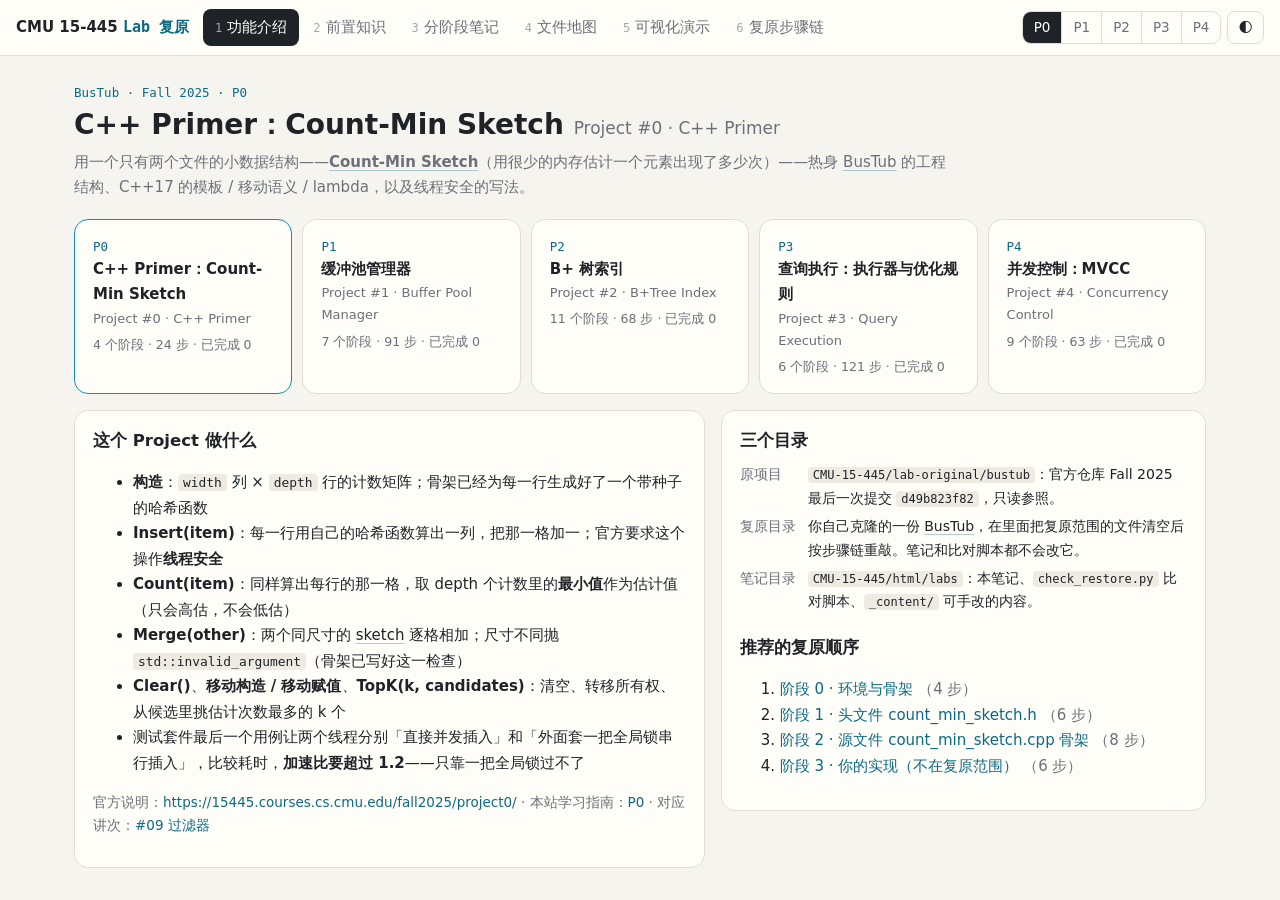
<file: labs/index.html>
<!doctype html>
<html lang="zh-CN">
<head>
<meta charset="utf-8">
<meta name="viewport" content="width=device-width, initial-scale=1">
<title>BusTub Lab 复原笔记</title>
<link rel="stylesheet" href="assets/app.css">
</head>
<body>
<header class="nav">
  <a class="brand" href="../index.html" title="回到 CMU 15-445 笔记首页">CMU 15-445 <span>Lab 复原</span></a>
  <nav class="pages">
    <a data-p="intro" href="#intro"><em>1</em>功能介绍</a>
    <a data-p="prereq" href="#prereq"><em>2</em>前置知识</a>
    <a data-p="phases" href="#phases"><em>3</em>分阶段笔记</a>
    <a data-p="files" href="#files"><em>4</em>文件地图</a>
    <a data-p="viz" href="#viz"><em>5</em>可视化演示</a>
    <a data-p="steps" href="#steps"><em>6</em>复原步骤链</a>
  </nav>
  <div class="seg" id="projSeg" title="切换 Project"></div>
  <button class="tb" id="themeBtn" type="button" title="切换明暗主题">🌓</button>
</header>
<section class="page" id="pg-intro"></section>
<section class="page" id="pg-prereq"></section>
<section class="page" id="pg-phases"></section>
<section class="page" id="pg-files"></section>
<section class="page" id="pg-viz"></section>
<section class="page" id="pg-steps"></section>
<script src="assets/gloss.js"></script>
<script src="assets/data.js"></script>
<script src="assets/stage.js"></script>
<script src="assets/concept-core.js"></script>
<script src="assets/phase-ui.js"></script>
<script src="assets/app.js"></script>
</body>
</html>
</file>
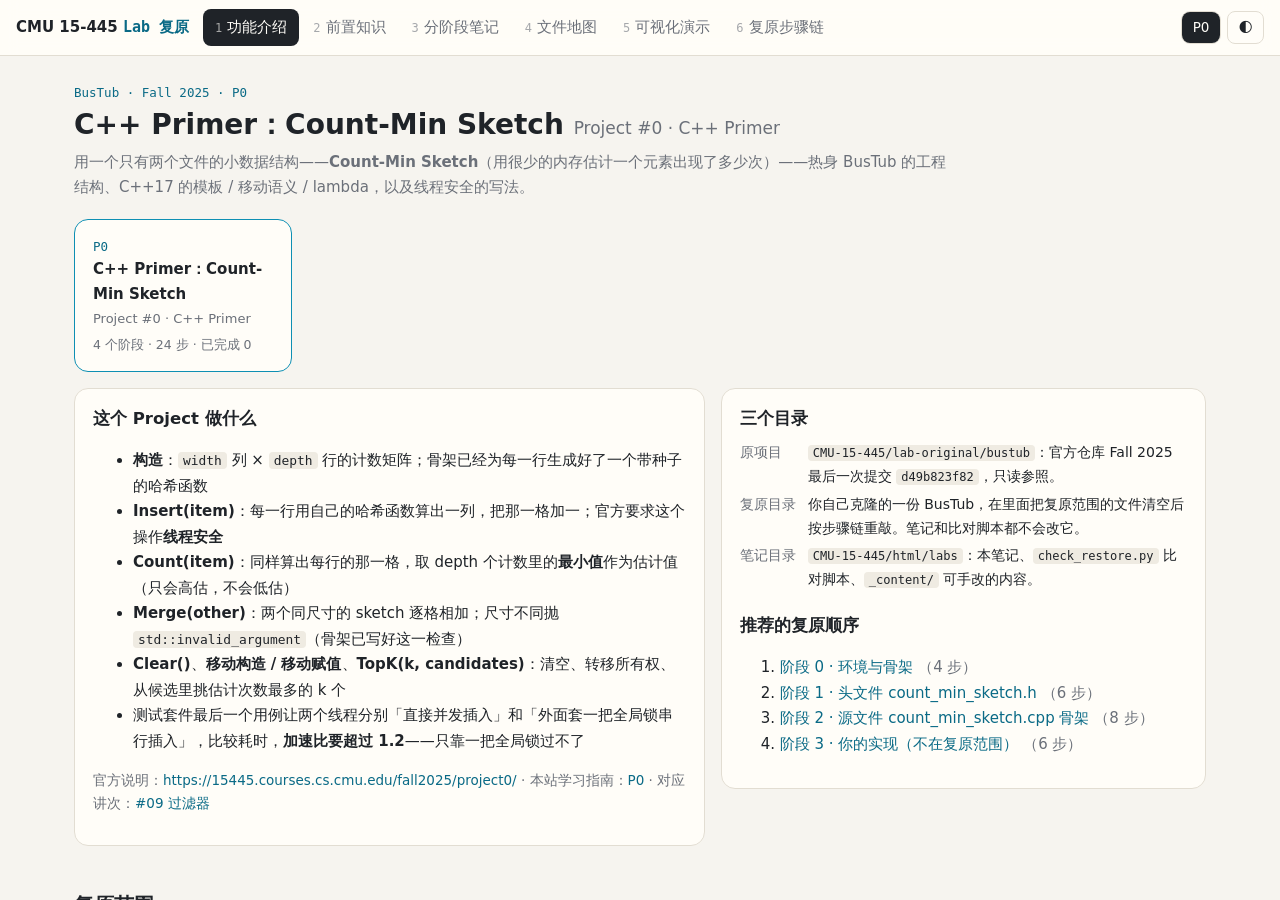
<file: labs/_preview/P0/index.html>
<!doctype html>
<html lang="zh-CN">
<head>
<meta charset="utf-8">
<meta name="viewport" content="width=device-width, initial-scale=1">
<title>BusTub Lab 复原笔记</title>
<link rel="stylesheet" href="assets/app.css">
</head>
<body>
<header class="nav">
  <a class="brand" href="../index.html" title="回到 CMU 15-445 笔记首页">CMU 15-445 <span>Lab 复原</span></a>
  <nav class="pages">
    <a data-p="intro" href="#intro"><em>1</em>功能介绍</a>
    <a data-p="prereq" href="#prereq"><em>2</em>前置知识</a>
    <a data-p="phases" href="#phases"><em>3</em>分阶段笔记</a>
    <a data-p="files" href="#files"><em>4</em>文件地图</a>
    <a data-p="viz" href="#viz"><em>5</em>可视化演示</a>
    <a data-p="steps" href="#steps"><em>6</em>复原步骤链</a>
  </nav>
  <div class="seg" id="projSeg" title="切换 Project"></div>
  <button class="tb" id="themeBtn" type="button" title="切换明暗主题">🌓</button>
</header>
<section class="page" id="pg-intro"></section>
<section class="page" id="pg-prereq"></section>
<section class="page" id="pg-phases"></section>
<section class="page" id="pg-files"></section>
<section class="page" id="pg-viz"></section>
<section class="page" id="pg-steps"></section>
<script src="assets/data.js"></script>
<script src="assets/stage.js"></script>
<script src="assets/concept-core.js"></script>
<script src="assets/phase-ui.js"></script>
<script src="assets/app.js"></script>
</body>
</html>
</file>
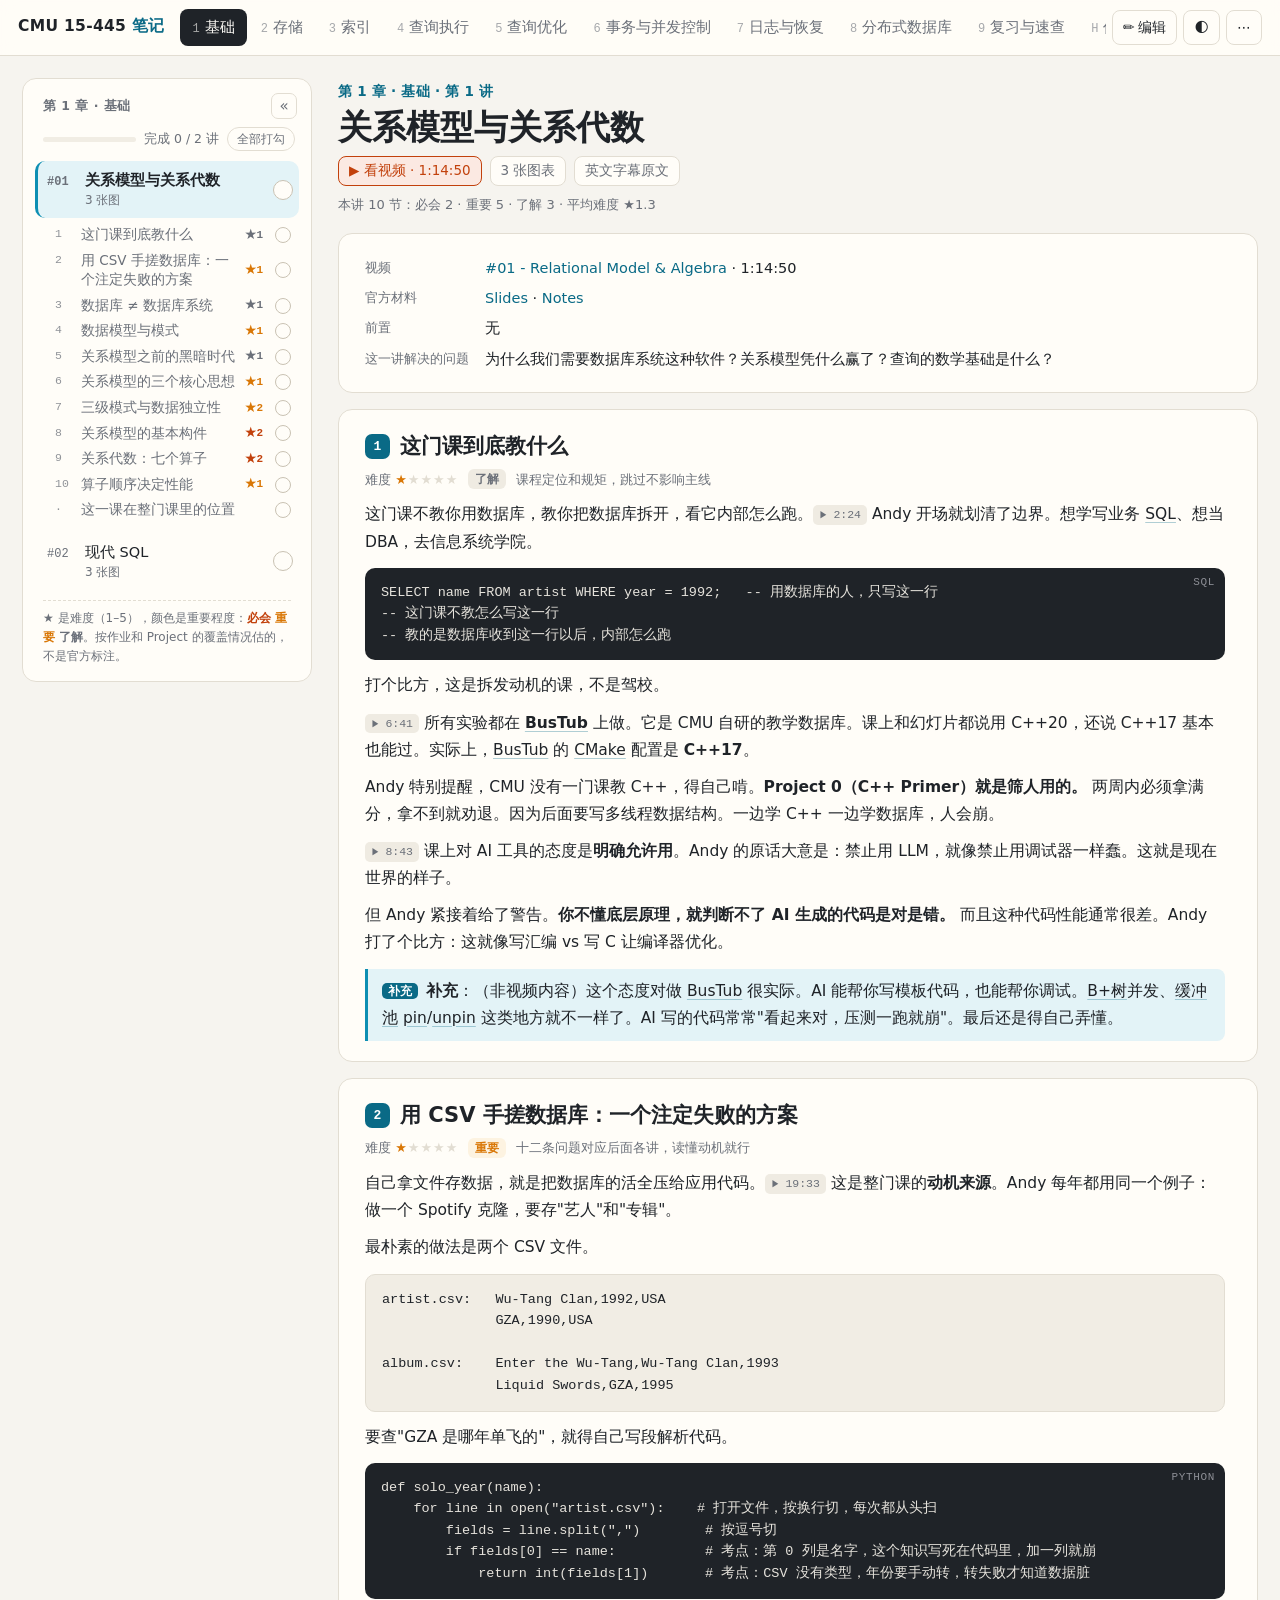
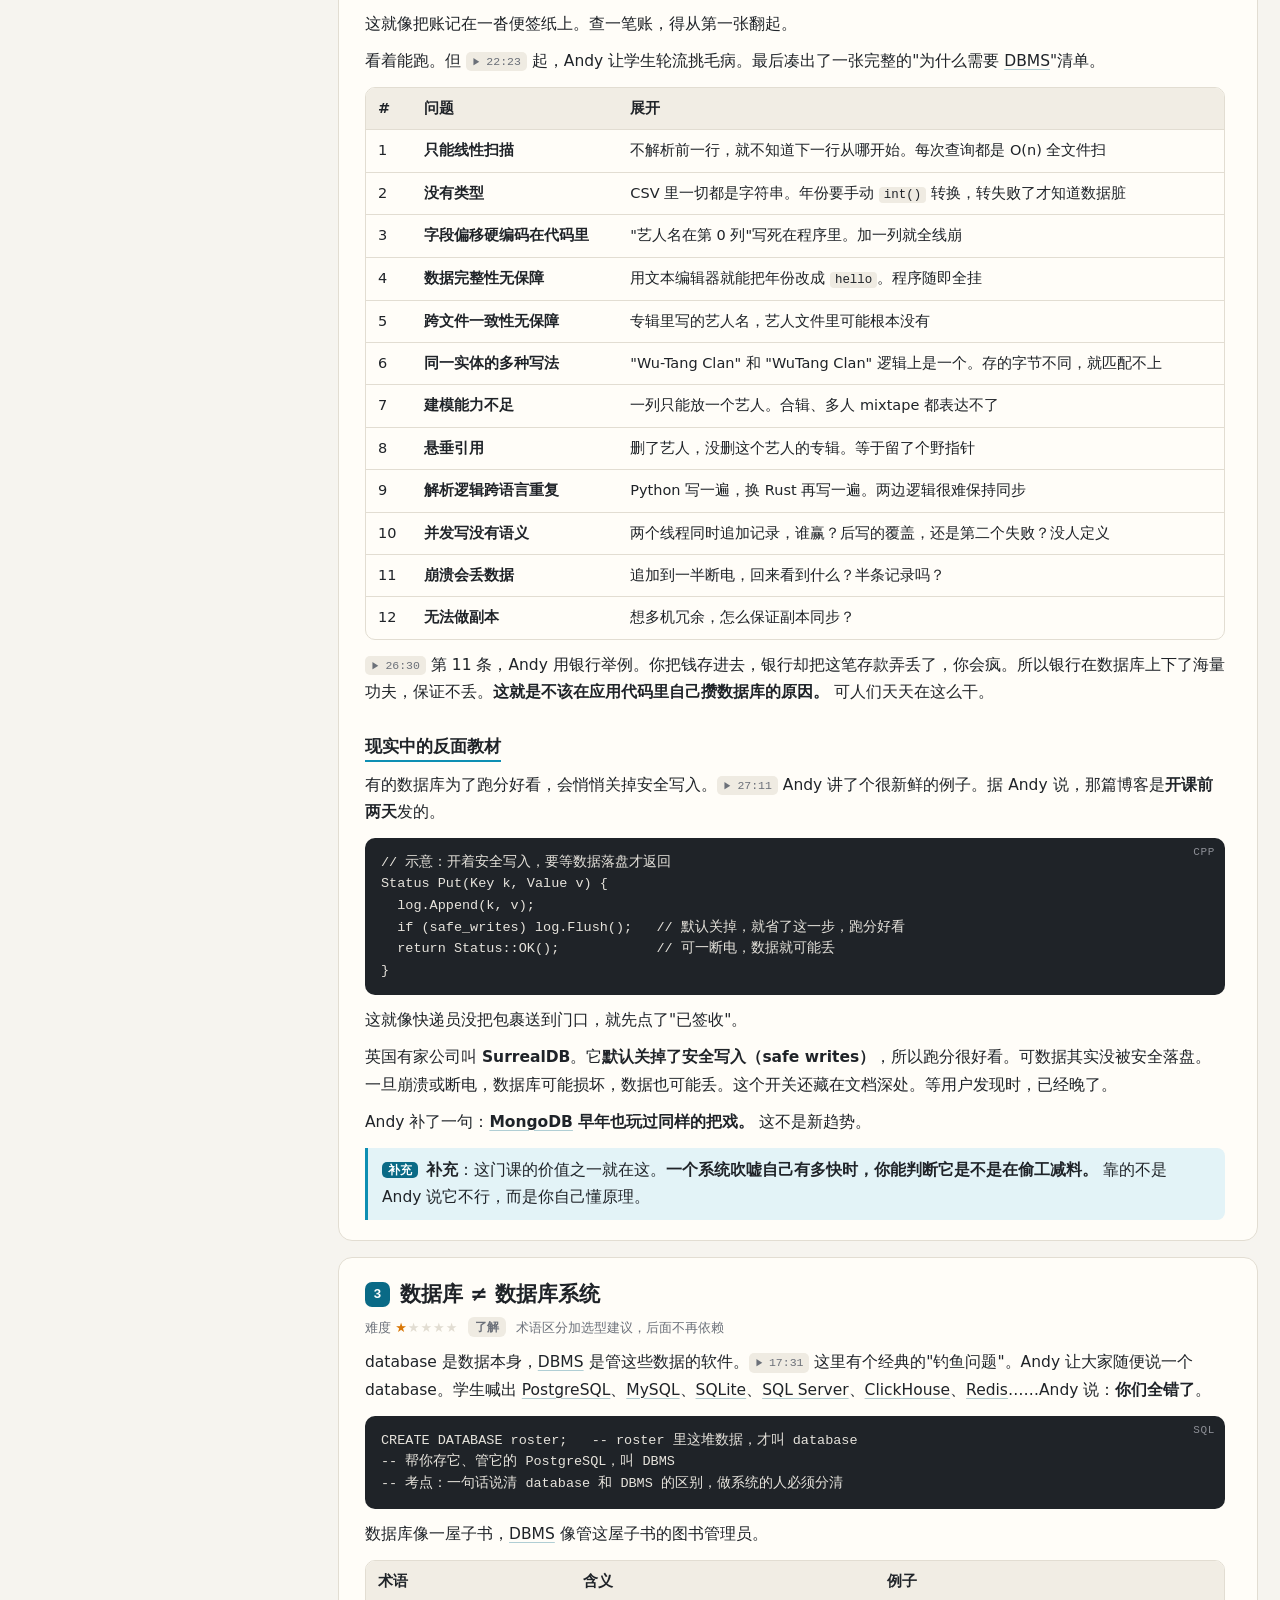
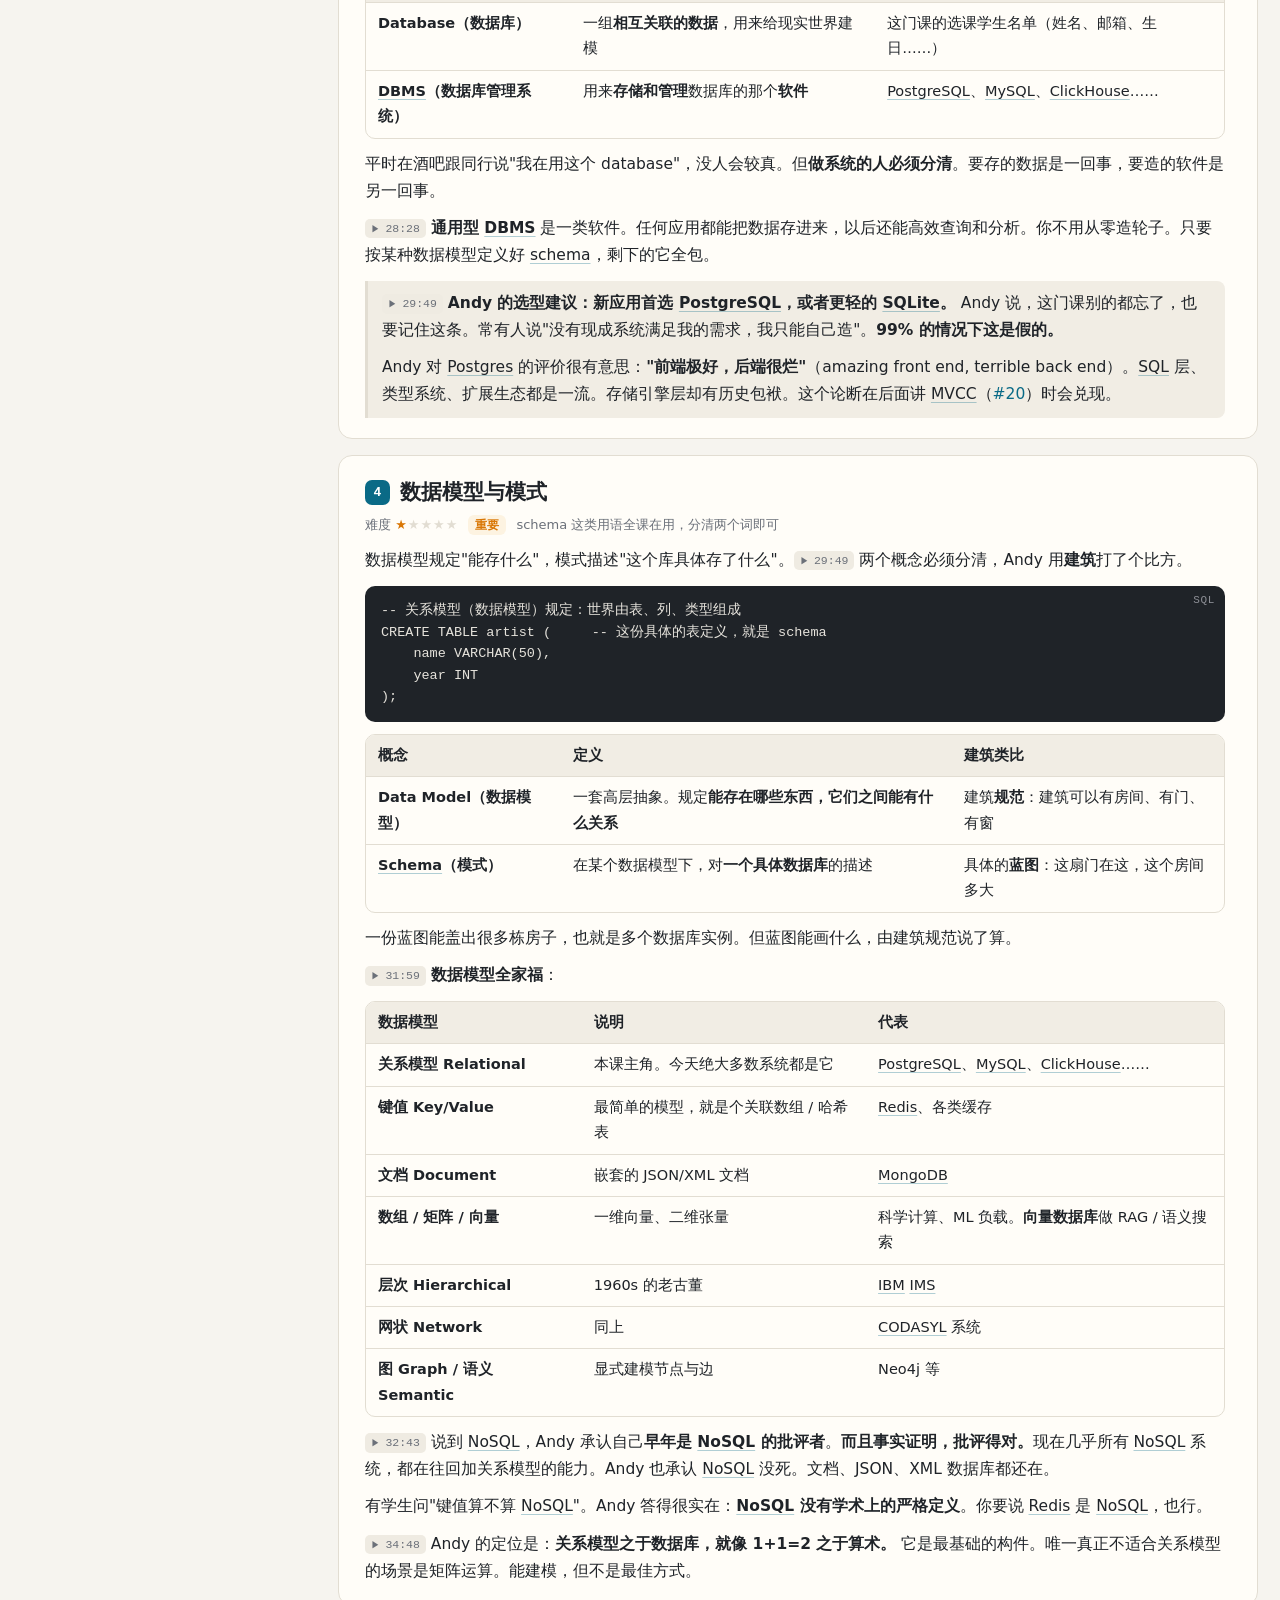
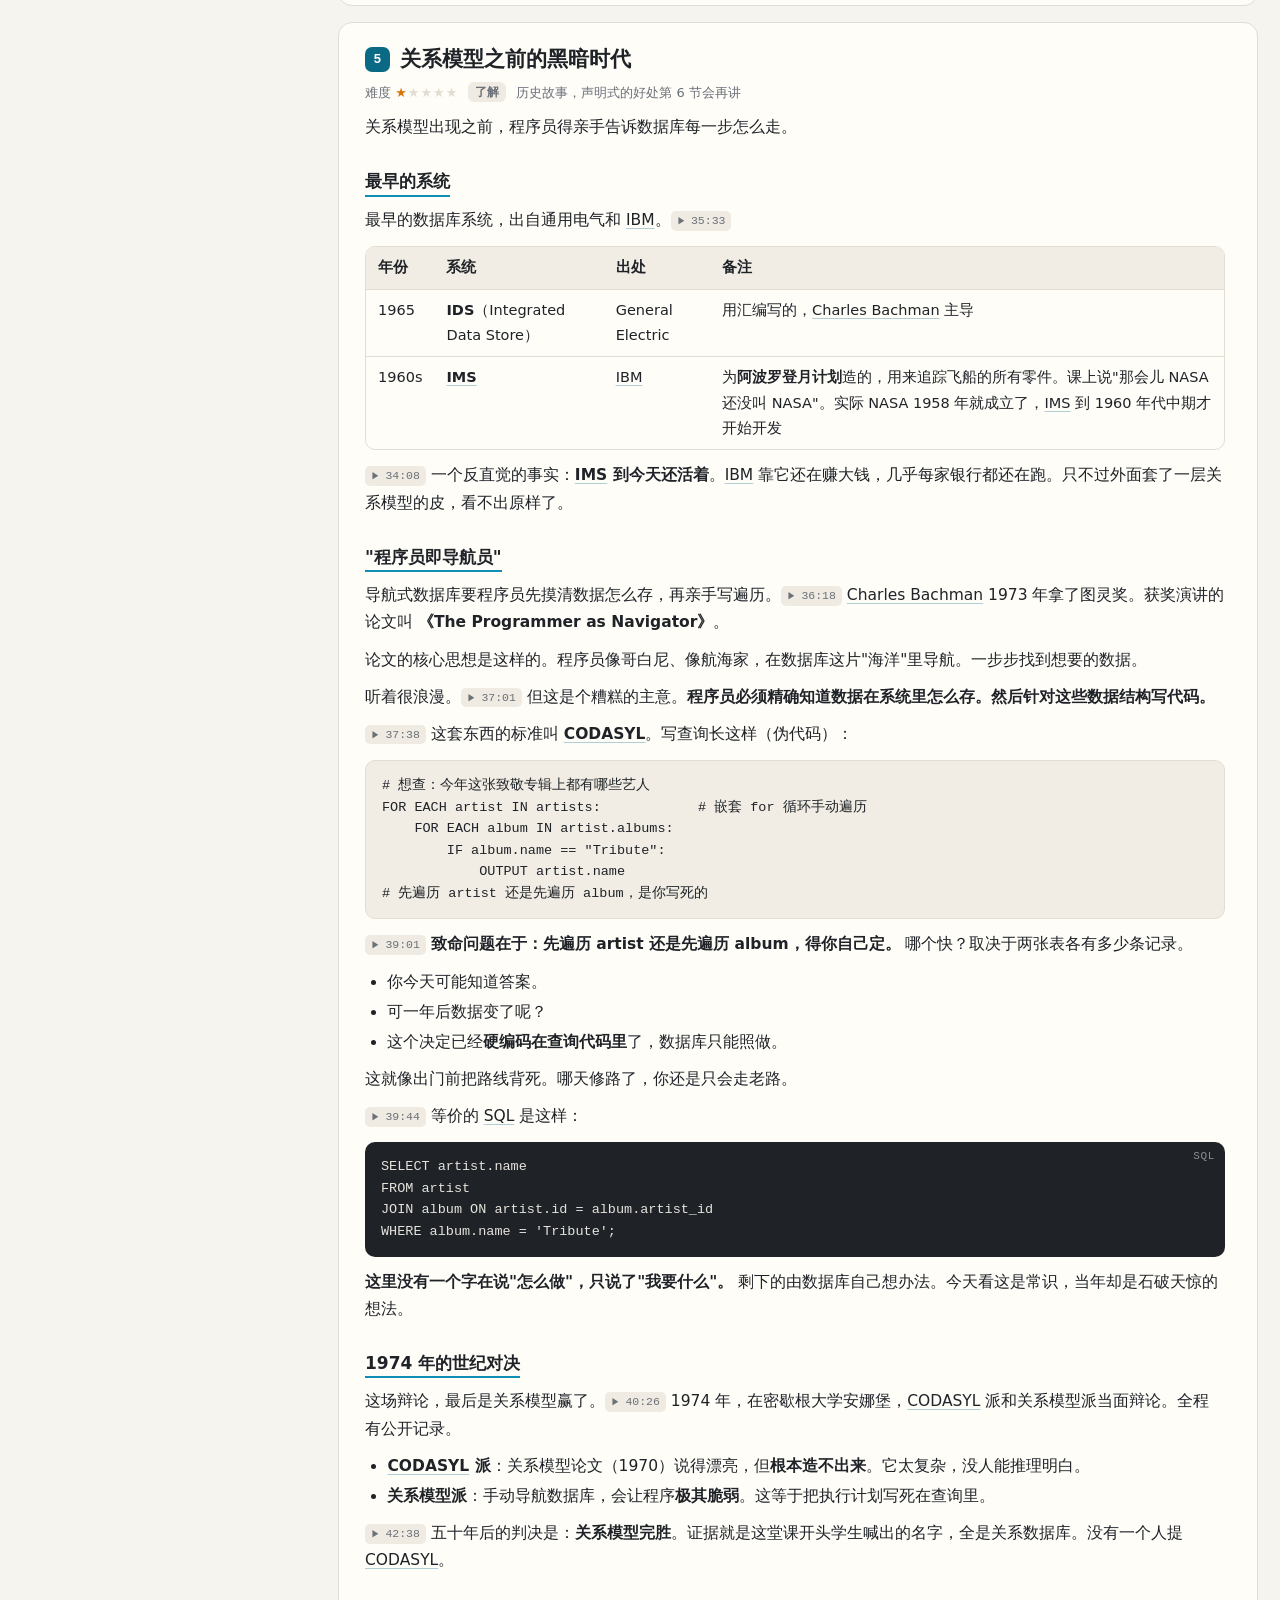
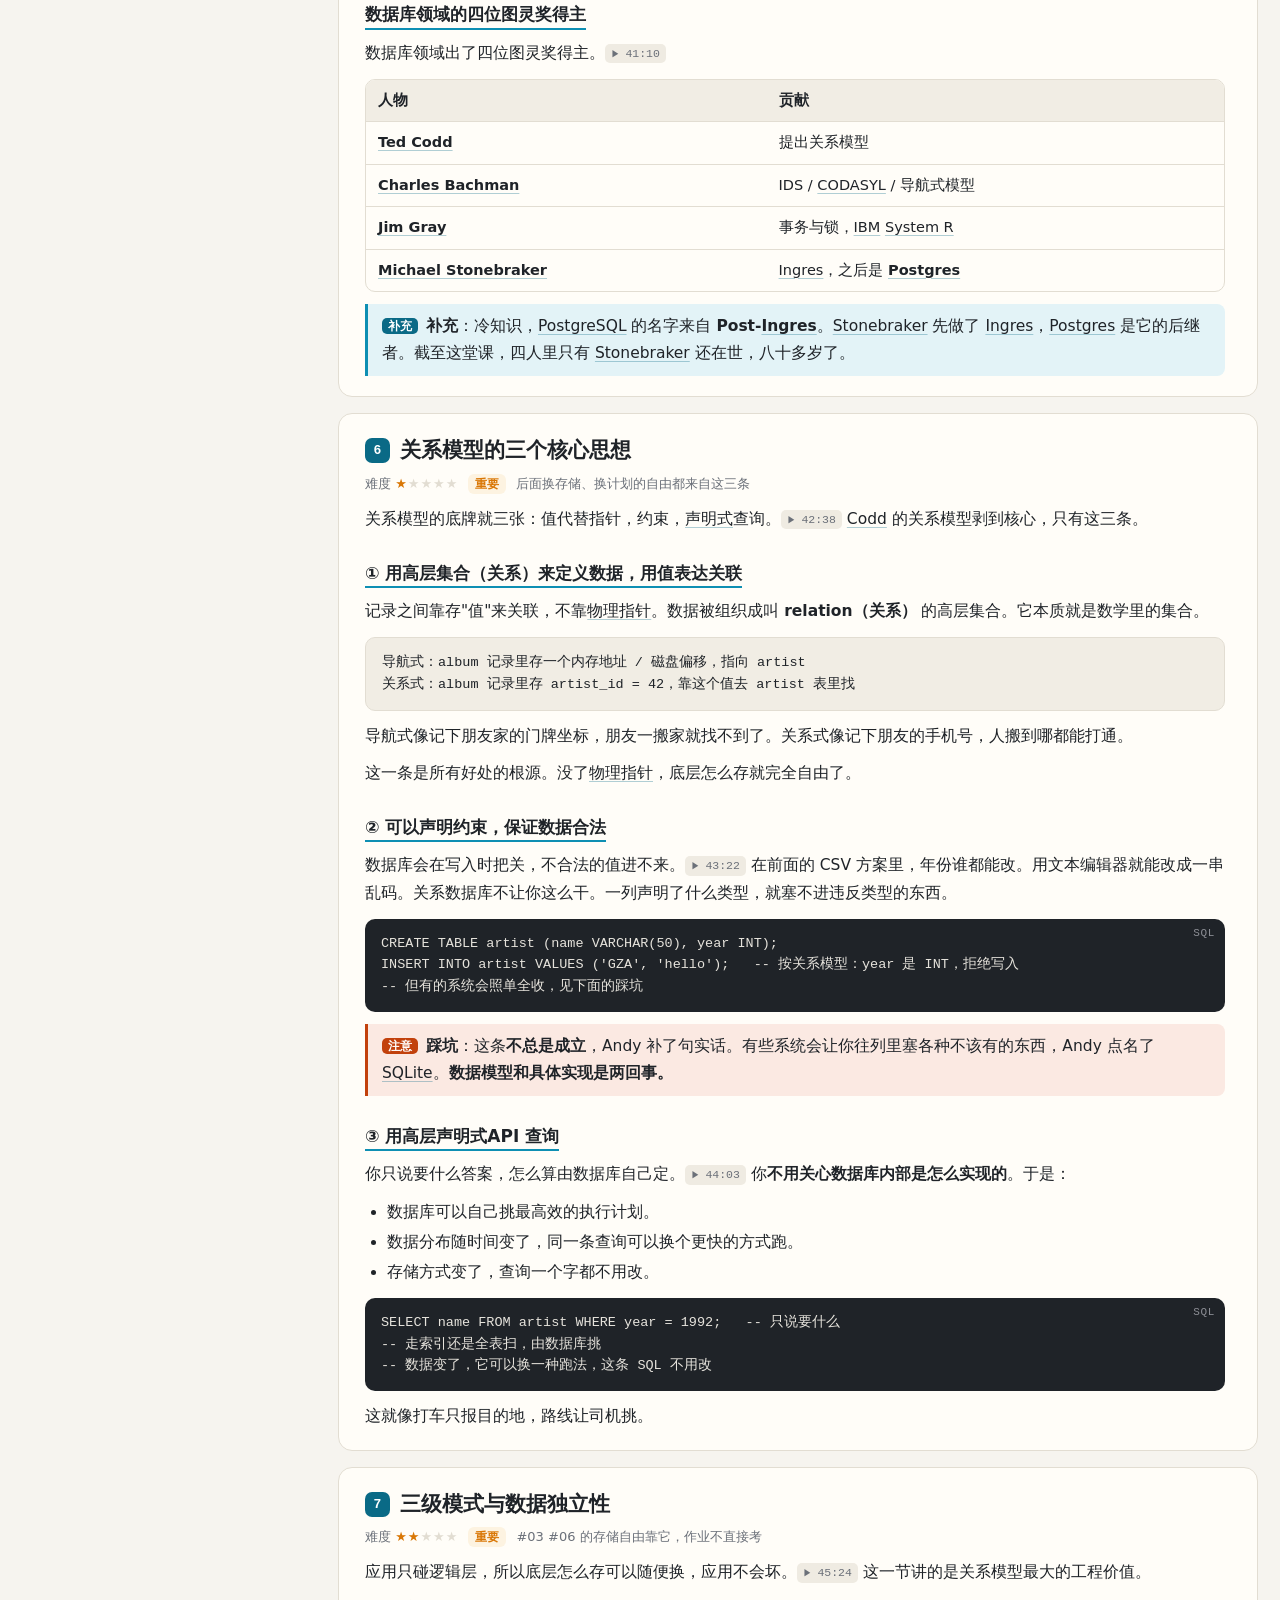
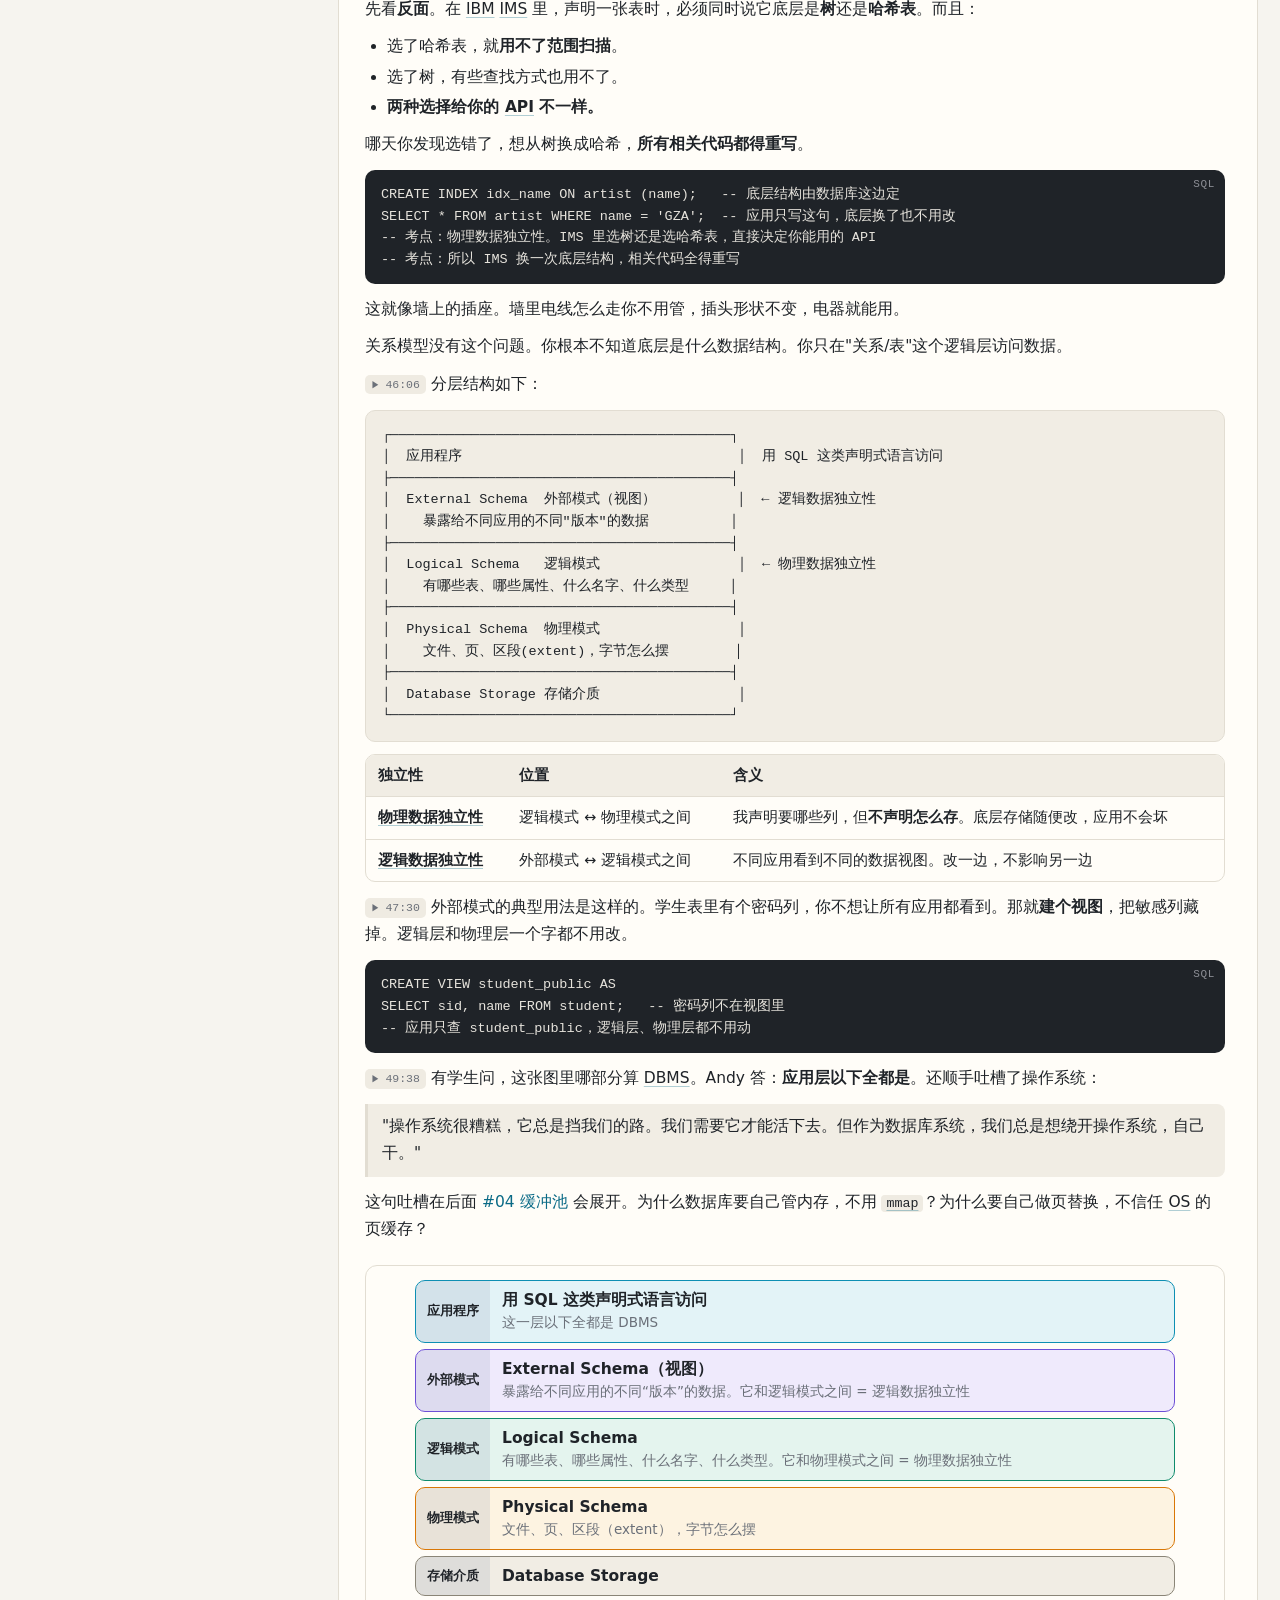
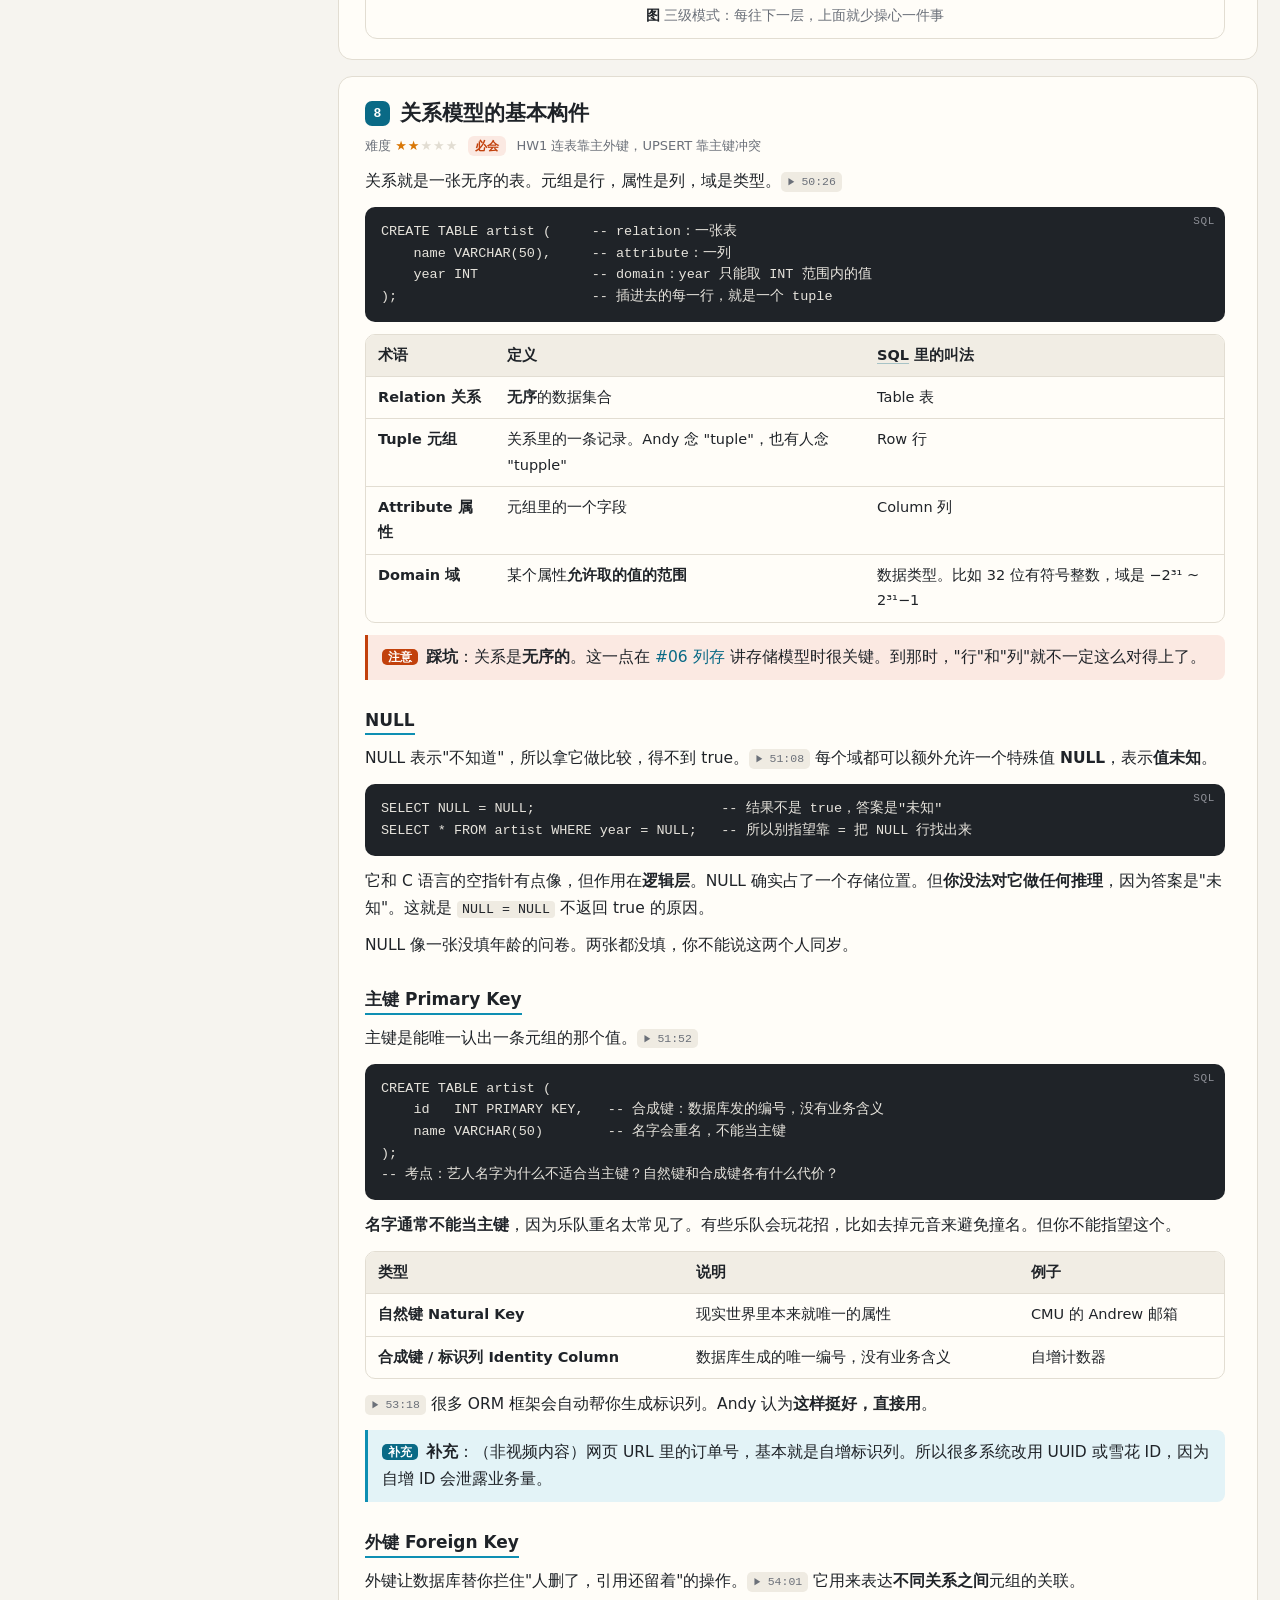
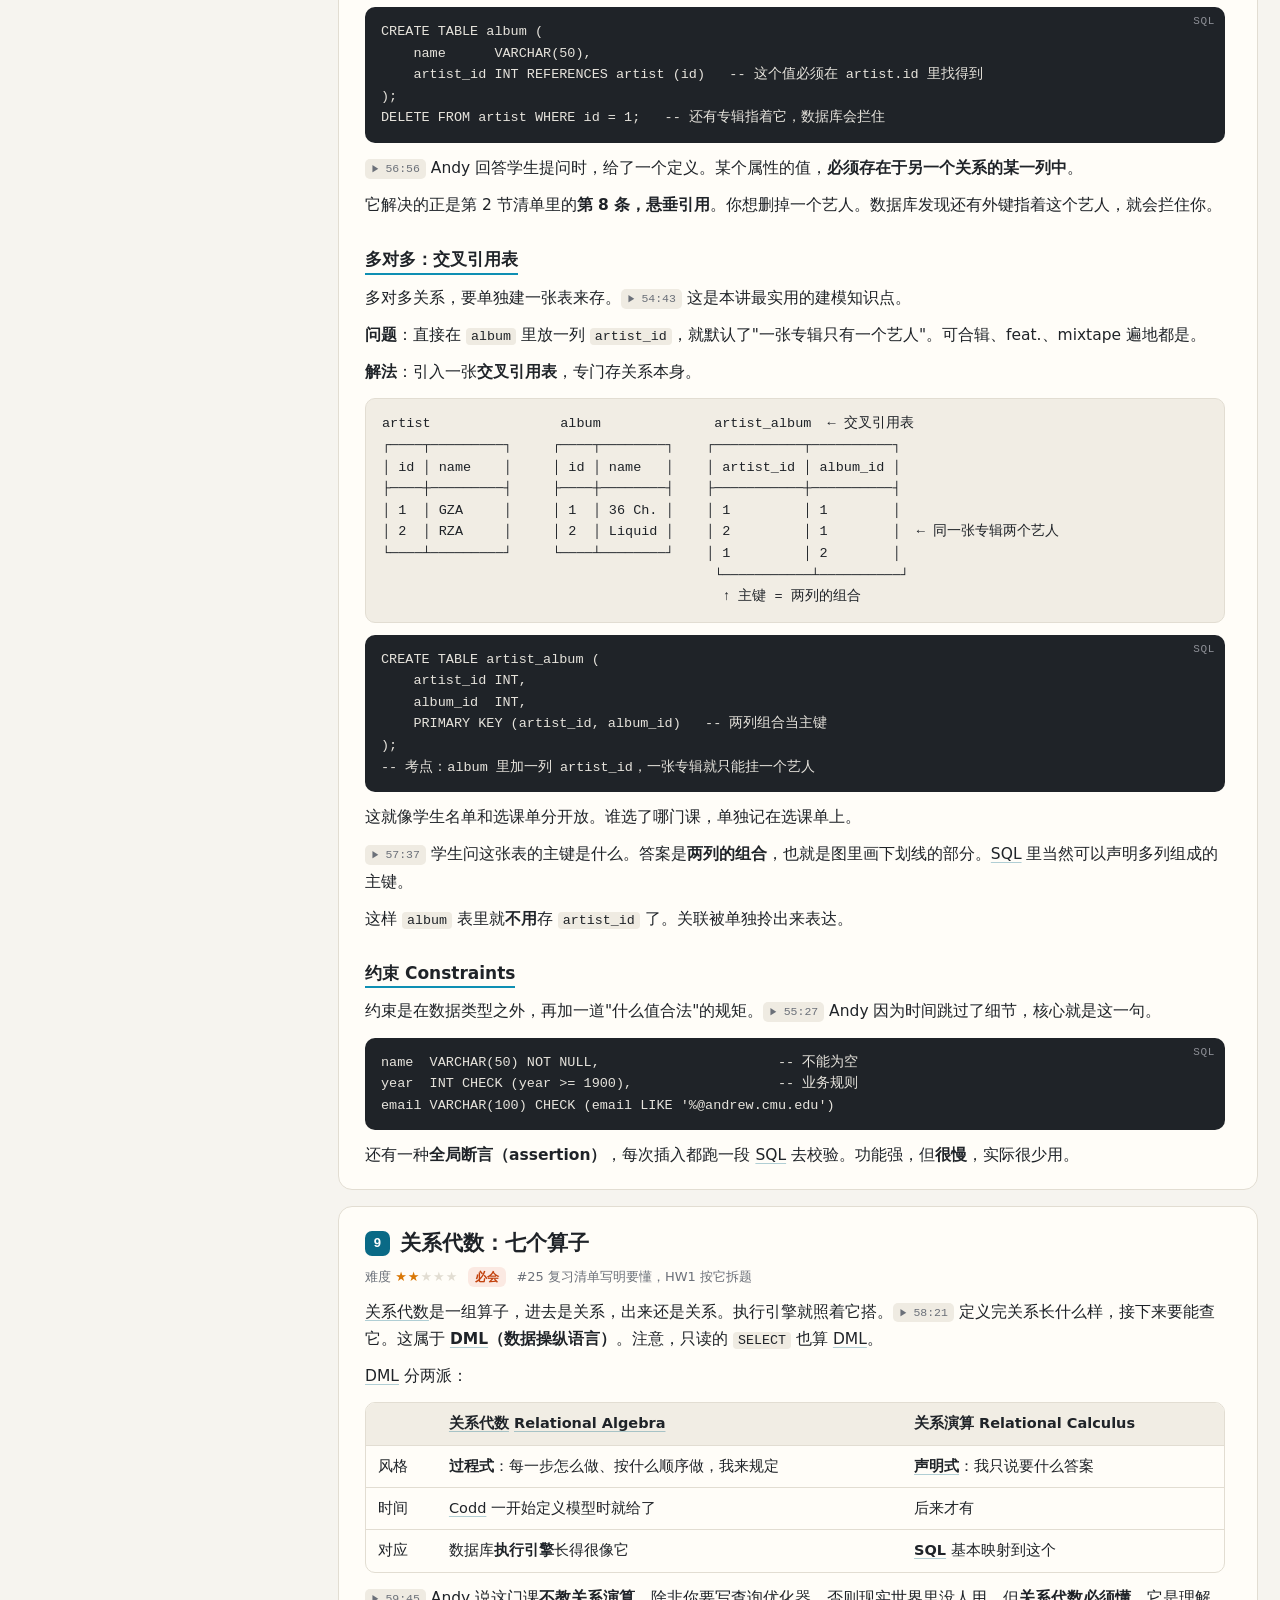
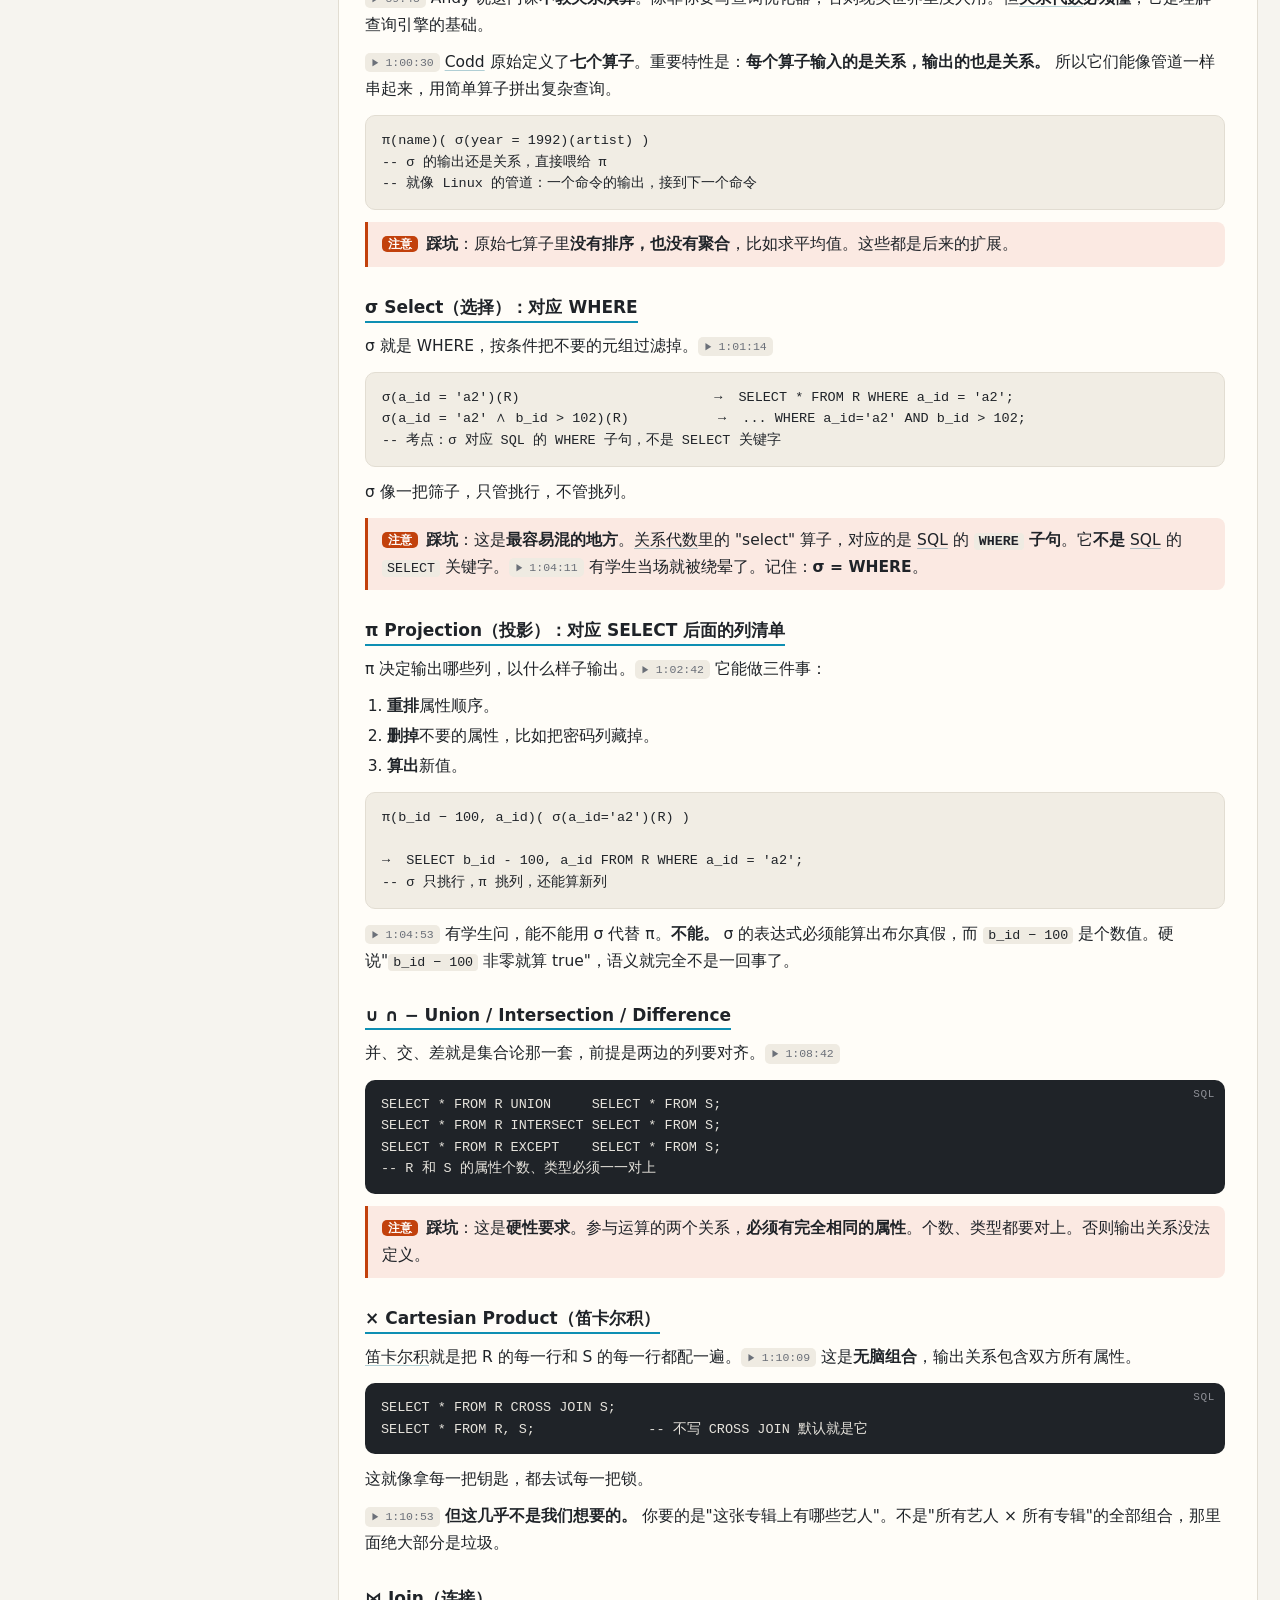
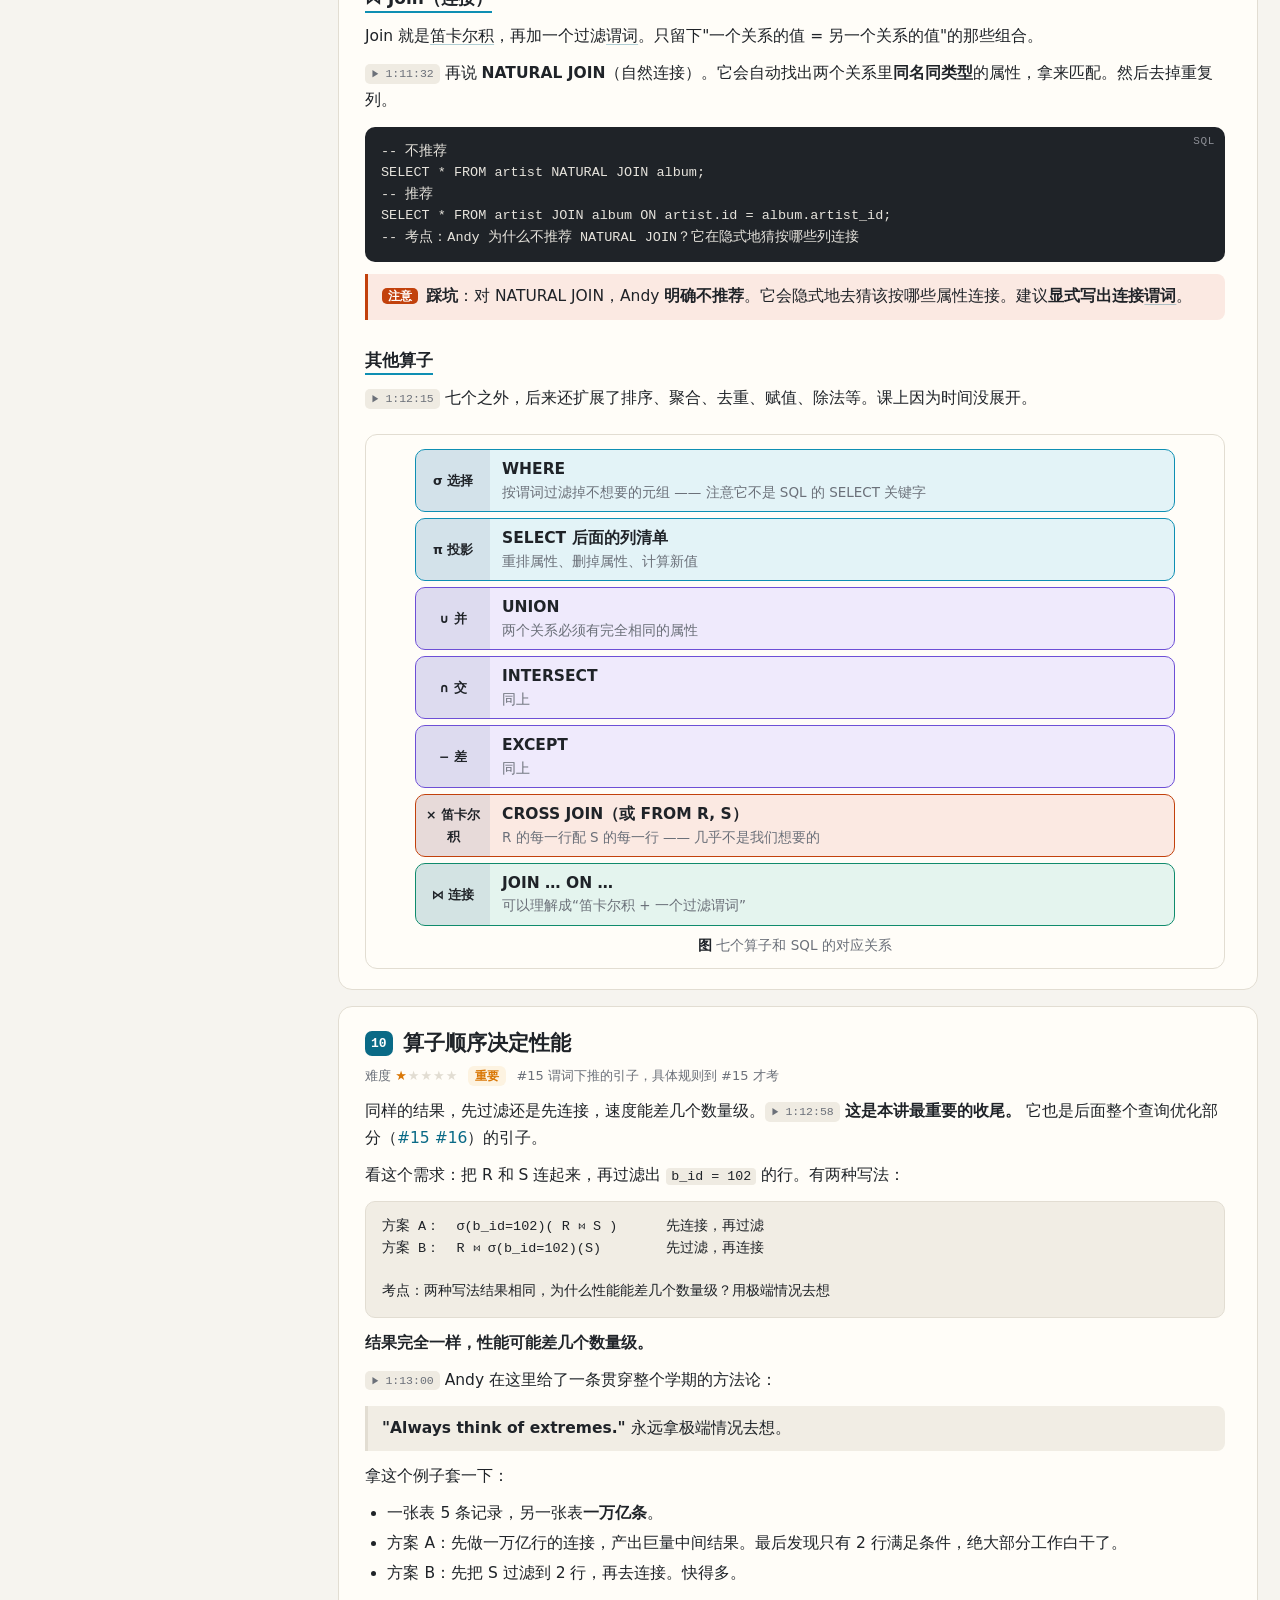
<file: ch01-foundations.html>
<!doctype html>
<html lang="zh-CN">
<head>
<meta charset="utf-8">
<meta name="viewport" content="width=device-width, initial-scale=1">
<title>第 1 章 · 基础 · CMU 15-445 笔记</title>
<style>
/* ═══════ 主题：暖米色纸面 + 白卡片（明）／暖灰（暗） ═══════ */
:root {
  --bg: #f6f4ef; --paper: #fffdf8; --ink: #1f2328; --muted: #6b7079; --line: #e2ddd2; --soft: #f1ede4; --chip: #efebe2;
  --accent: #0e8fb3; --accent-ink: #0a6a86; --accent-soft: #e3f3f7;
  --amber: #d97706; --amber-soft: #fdf3e1; --green: #0f8b6c; --green-soft: #e4f4ee; --red: #c2410c; --red-soft: #fbe9e2;
  --violet: #6d4fd6; --violet-soft: #efeafc; --edit: #9a4fe0; --pre-bg: #1f2328; --pre-ink: #e6e3dc; --nav: rgba(255, 253, 248, .92);
  --mono: "JetBrains Mono", "Cascadia Code", Consolas, "SFMono-Regular", "Microsoft YaHei", monospace;
  --sans: "PingFang SC", "Microsoft YaHei", "Noto Sans SC", system-ui, sans-serif;
  --card: var(--paper); --mute: var(--muted);
  --dg-ink: #1f2328; --dg-line: #8a8577; --dg-bg: #fffdf8;
  --dg-gray: #8a8577; --dg-gray-bg: #f1ede4; --dg-blue: #0e8fb3; --dg-blue-bg: #e3f3f7; --dg-green: #0f8b6c; --dg-green-bg: #e4f4ee;
  --dg-amber: #d97706; --dg-amber-bg: #fdf3e1; --dg-red: #c2410c; --dg-red-bg: #fbe9e2; --dg-purple: #6d4fd6; --dg-purple-bg: #efeafc;
}
:root[data-theme="dark"] {
  --bg: #15171a; --paper: #1c1f23; --ink: #e6e3dc; --muted: #9a9a93; --line: #2e3238; --soft: #24282d; --chip: #2a2e34;
  --accent: #4fc3dc; --accent-ink: #7fd6ea; --accent-soft: #16323a;
  --amber: #f0a94a; --amber-soft: #33290f; --green: #4fd1a5; --green-soft: #12302a; --red: #f08a6a; --red-soft: #3a1d14;
  --violet: #a996f5; --violet-soft: #272045; --edit: #c58cff; --pre-bg: #0f1113; --pre-ink: #e6e3dc; --nav: rgba(28, 31, 35, .92);
  --dg-ink: #e6e3dc; --dg-line: #7d7f78; --dg-bg: #1c1f23;
  --dg-gray: #7d7f78; --dg-gray-bg: #24282d; --dg-blue: #4fc3dc; --dg-blue-bg: #16323a; --dg-green: #4fd1a5; --dg-green-bg: #12302a;
  --dg-amber: #f0a94a; --dg-amber-bg: #33290f; --dg-red: #f08a6a; --dg-red-bg: #3a1d14; --dg-purple: #a996f5; --dg-purple-bg: #272045;
}
* { box-sizing: border-box; }
html { scroll-padding-top: 76px; }
body { margin: 0; background: var(--bg); color: var(--ink); font: 15.5px/1.75 var(--sans); overflow-x: hidden; -webkit-text-size-adjust: 100%; }
a { color: var(--accent-ink); text-decoration: none; }
a:hover { text-decoration: underline; }
code, pre, kbd { font-family: var(--mono); }
button { font: inherit; color: inherit; cursor: pointer; }

/* ═══════ 顶部导航：品牌 + 带编号的章节标签 ═══════ */
.top {
  position: sticky; top: 0; z-index: 30; height: 56px; display: flex; align-items: center; gap: 6px; padding: 0 18px;
  background: var(--nav); -webkit-backdrop-filter: blur(8px); backdrop-filter: blur(8px); border-bottom: 1px solid var(--line);
}
.brand { font-weight: 700; color: var(--ink); white-space: nowrap; margin-right: 10px; letter-spacing: .3px; }
.brand span { color: var(--accent-ink); font-family: var(--mono); font-weight: 600; }
.brand:hover { text-decoration: none; }
.tabs { display: flex; gap: 2px; flex: 1; min-width: 0; overflow-x: auto; scrollbar-width: none; }
.tabs::-webkit-scrollbar { display: none; }
.tabs a { color: var(--muted); padding: 6px 12px; border-radius: 8px; white-space: nowrap; font-size: 14.5px; }
.tabs a:hover { background: var(--soft); color: var(--ink); text-decoration: none; }
.tabs a.on { background: var(--ink); color: var(--paper); }
.tabs a em { font-style: normal; font-family: var(--mono); font-size: 12px; opacity: .6; margin-right: 5px; }
.top .sub-t { color: var(--muted); flex: 1; min-width: 0; white-space: nowrap; overflow: hidden; text-overflow: ellipsis; }
.tb { border: 1px solid var(--line); background: var(--paper); border-radius: 8px; padding: 4px 10px; font-size: 14px; white-space: nowrap; display: inline-flex; align-items: center; gap: 4px; color: var(--ink); flex: none; }
.tb:hover { background: var(--soft); text-decoration: none; }
.tb.on { background: var(--edit); border-color: var(--edit); color: #fff; }
#menuBtn { display: none; }
.rp { position: absolute; left: 0; bottom: -1px; height: 2px; width: 0; background: var(--accent); }
.menu { position: relative; flex: none; }
.menu-pop { display: none; position: absolute; right: 0; top: 38px; min-width: 210px; background: var(--paper); border: 1px solid var(--line); border-radius: 12px; padding: 6px; box-shadow: 0 10px 30px rgba(0, 0, 0, .14); }
.menu.open .menu-pop { display: block; }
.menu-pop button { display: block; width: 100%; text-align: left; border: 0; background: none; padding: 7px 10px; border-radius: 7px; font-size: 14px; }
.menu-pop button:hover { background: var(--soft); }
.menu-pop hr { border: 0; border-top: 1px solid var(--line); margin: 4px 0; }

/* ═══════ 骨架：左侧一张目录卡片 + 右侧正文卡片流 ═══════ */
.shell { display: grid; grid-template-columns: 290px minmax(0, 1fr); gap: 26px; max-width: 1540px; margin: 0 auto; padding: 22px 22px 0; align-items: start; }
.side { position: sticky; top: 78px; max-height: calc(100vh - 100px); overflow-y: auto; background: var(--paper); border: 1px solid var(--line); border-radius: 14px; padding: 12px; font-size: 14.5px; }
.side h4 { margin: 4px 8px 8px; font-size: 12.5px; color: var(--muted); font-weight: 600; letter-spacing: .04em; }
.side ul { list-style: none; margin: 0; padding: 0; }
.lr { display: grid; grid-template-columns: minmax(0, 1fr) auto; align-items: center; gap: 4px; border-radius: 10px; border-left: 3px solid transparent; }
.lr > a { display: grid; grid-template-columns: 30px minmax(0, 1fr); gap: 8px; padding: 9px 4px 9px 9px; border-radius: 10px; color: var(--ink); line-height: 1.4; align-items: baseline; }
.lr > a:hover { background: var(--soft); text-decoration: none; }
.lr > .ck { margin-right: 6px; }
.lecs .n { font-family: var(--mono); font-size: 12px; color: var(--muted); }
.lecs .t small { display: block; font-size: 12px; font-weight: 400; color: var(--muted); margin-top: 2px; }
.lecs .t small.sc:empty { display: none; }
.lecs .t small.sc { color: var(--green); }
.lecs > li.on > .lr { background: var(--accent-soft); border-left-color: var(--accent); }
.lecs > li.on > .lr > a { font-weight: 600; }
.lecs > li.on > .lr > a:hover { background: transparent; }
.lecs > li.read:not(.on) .t { color: var(--muted); }
.lecs .sub { display: none; margin: 4px 0 10px 12px; }
.lecs li.on .sub { display: block; }
.lecs .sub li { display: grid; grid-template-columns: minmax(0, 1fr) auto; align-items: center; gap: 4px; padding-right: 8px; }
.lecs .sub a { display: grid; grid-template-columns: 22px minmax(0, 1fr) auto; gap: 4px; padding: 3px 8px; border-radius: 6px; color: var(--muted); font-size: 13.5px; line-height: 1.45; }
.lecs .sub a i { font-style: normal; font-family: var(--mono); font-size: 11.5px; opacity: .75; padding-top: 1px; }
.lecs .sub a:hover { color: var(--ink); text-decoration: none; background: var(--soft); }
.lecs .sub a.cur { color: var(--accent-ink); font-weight: 600; }
main { min-width: 0; padding-bottom: 80px; }
.lec { display: none; max-width: 1200px; }
.lec.on { display: block; }

/* ═══════ 讲次标题区 ═══════ */
.lec-hd { margin: 2px 0 16px; }
.kick { font-size: 13.5px; font-weight: 600; color: var(--accent-ink); letter-spacing: .02em; }
.lec-hd h1 { margin: 2px 0 8px; font-size: clamp(26px, 3.6vw, 34px); line-height: 1.25; }
.chips { display: flex; flex-wrap: wrap; gap: 8px; }
.chip { border: 1px solid var(--line); background: var(--paper); border-radius: 8px; padding: 2px 10px; font-size: 13.5px; color: var(--muted); }
a.chip.cv { border-color: var(--violet); color: var(--violet); background: var(--violet-soft); }
a.chip.cv:hover { text-decoration: none; filter: brightness(.97); }
.meta { display: grid; grid-template-columns: auto minmax(0, 1fr); gap: 5px 16px; font-size: 14.5px; }
.meta .mv, .meta .mq { min-width: 0; overflow-wrap: anywhere; }
.md p a, .md li a { overflow-wrap: anywhere; }
.meta .mk { color: var(--muted); font-size: 13px; white-space: nowrap; padding-top: 1px; }
.meta .mq { grid-column: 1 / -1; padding: 8px 12px; margin-top: 4px; border-left: 3px solid var(--amber); background: var(--amber-soft); border-radius: 0 8px 8px 0; }

/* ═══════ 正文：一节一张卡片 ═══════ */
.sec { background: var(--paper); border: 1px solid var(--line); border-radius: 14px; padding: 22px 26px 20px; margin: 0 0 16px; }
.sec > * { max-width: 860px; }
.sec > .wide { max-width: none; }
.sec > :first-child { margin-top: 0; } .sec > :last-child { margin-bottom: 0; }
.md h2 { font-size: 21px; margin: 0 0 12px; line-height: 1.4; }
.md h3 { font-size: 17px; margin: 28px 0 8px; line-height: 1.45; display: table; border-bottom: 2px solid var(--accent); padding-bottom: 1px; }
.md h4 { font-size: 15.5px; margin: 20px 0 6px; color: var(--accent-ink); }
.hn { display: inline-grid; place-items: center; min-width: 25px; height: 25px; padding: 0 6px; margin-right: 10px; border-radius: 7px; background: var(--accent-ink); color: #fff; font: 600 13px/1 var(--mono); vertical-align: 3px; }
:root[data-theme="dark"] .hn { color: #10262c; }
.hc { display: inline-block; font-size: 11.5px; font-weight: 600; line-height: 1.5; border-radius: 5px; padding: 0 6px; margin-right: 8px; vertical-align: 3px; border: 1px solid transparent; }
.hc-key { background: var(--amber-soft); color: var(--amber); border-color: var(--amber); }
.hc-hot { background: var(--red-soft); color: var(--red); border-color: var(--red); }
.hc-warn { background: var(--amber-soft); color: var(--amber); }
.hc-ok { background: var(--green-soft); color: var(--green); }
.hc-bad { background: var(--red-soft); color: var(--red); }
.hc-tip { background: var(--accent-soft); color: var(--accent-ink); }
.hc-new { background: var(--violet-soft); color: var(--violet); }
.md p { margin: 10px 0; }
.md ul, .md ol { padding-left: 1.45em; margin: 10px 0; }
.md li { margin: 3px 0; }
.md strong { font-weight: 700; }
.md code { background: var(--chip); padding: 1px 5px; border-radius: 4px; font-size: .86em; }
.md pre { background: var(--pre-bg); color: var(--pre-ink); padding: 14px 16px; border-radius: 10px; overflow-x: auto; font-size: 13.5px; line-height: 1.6; margin: 12px 0; position: relative; }
.md pre.plain { background: var(--soft); color: var(--ink); border: 1px solid var(--line); }
.md pre code { background: none; padding: 0; font-size: inherit; color: inherit; }
.md pre[data-lang]::after { content: attr(data-lang); position: absolute; top: 6px; right: 10px; font-size: 11px; color: #8d8f96; letter-spacing: .06em; text-transform: uppercase; }
.md blockquote { margin: 12px 0; padding: 9px 14px; border-left: 3px solid var(--line); background: var(--soft); border-radius: 0 8px 8px 0; }
.md blockquote > :first-child { margin-top: 0; } .md blockquote > :last-child { margin-bottom: 0; }
.md blockquote blockquote { background: none; }
.md blockquote.tip { border-left-color: var(--accent); background: var(--accent-soft); }
.md blockquote.warn { border-left-color: var(--red); background: var(--red-soft); }
.md blockquote.key { border-left-color: var(--amber); background: var(--amber-soft); }
.md blockquote.ok { border-left-color: var(--green); background: var(--green-soft); }
.md blockquote.bad { border-left-color: var(--red); background: var(--red-soft); }
.md blockquote[class] > p:first-child::before { font-size: 11.5px; font-weight: 700; border-radius: 5px; padding: 1px 6px; margin-right: 8px; vertical-align: 1px; color: #fff; }
.md blockquote.tip > p:first-child::before { content: "补充"; background: var(--accent-ink); }
.md blockquote.warn > p:first-child::before { content: "注意"; background: var(--red); }
.md blockquote.key > p:first-child::before { content: "要点"; background: var(--amber); }
.md blockquote.ok > p:first-child::before { content: "✓"; background: var(--green); }
.md blockquote.bad > p:first-child::before { content: "✗"; background: var(--red); }
.tbl { overflow-x: auto; margin: 12px 0; border: 1px solid var(--line); border-radius: 10px; }
.tbl table { border-collapse: collapse; width: 100%; font-size: 14.5px; }
.tbl th, .tbl td { padding: 8px 12px; border-bottom: 1px solid var(--line); text-align: left; vertical-align: top; }
.tbl th { background: var(--soft); font-weight: 600; white-space: nowrap; }
.tbl tr:last-child td { border-bottom: 0; }
a.ts { display: inline-block; font: 11.5px/1.7 var(--mono); padding: 0 6px; border-radius: 5px; background: var(--chip); color: var(--muted); vertical-align: 1px; white-space: nowrap; }
a.ts::before { content: "▶ "; font-size: 9px; }
a.ts:hover { color: var(--accent-ink); text-decoration: none; }
.sec.quiz { border-left: 4px solid var(--accent); }
.sec.quiz ol { padding-left: 0; list-style: none; counter-reset: q; }
.sec.quiz ol > li { counter-increment: q; position: relative; padding: 8px 0 8px 38px; border-bottom: 1px dashed var(--line); margin: 0; }
.sec.quiz ol > li:last-child { border-bottom: 0; }
.sec.quiz ol > li::before { content: counter(q); position: absolute; left: 0; top: 10px; font: 600 12.5px/1 var(--mono); width: 24px; height: 24px; border-radius: 50%; background: var(--ink); color: var(--paper); display: grid; place-items: center; }
.sec.place { border-style: dashed; background: none; }
.lec-ft { display: flex; flex-wrap: wrap; gap: 12px; align-items: center; margin: 22px 0 0; }
.rd { border: 1px solid var(--line); background: var(--paper); border-radius: 999px; padding: 6px 16px; font-size: 14px; }
.rd:hover { background: var(--soft); }
.rd.on { background: var(--green-soft); border-color: var(--green); color: var(--green); }
.pn { display: flex; justify-content: space-between; gap: 12px; margin-top: 14px; }
.pn a { border: 1px solid var(--line); border-radius: 12px; padding: 10px 14px; background: var(--paper); max-width: 48%; color: var(--ink); }
.pn a:hover { border-color: var(--accent); text-decoration: none; }
.pn a small { display: block; color: var(--muted); font-family: var(--mono); font-size: 12px; }

/* ═══════ 可编辑 ═══════ */
body.editing [data-b] { outline: 1px dashed transparent; outline-offset: 4px; border-radius: 4px; }
body.editing [data-b]:hover { outline-color: var(--line); }
body.editing [data-b]:focus { outline: 2px solid var(--edit); }
[data-b].edited { box-shadow: -3px 0 0 var(--edit); }
.mynote { padding: 14px 16px; border: 1px dashed var(--line); border-radius: 14px; min-height: 70px; margin: 0 0 16px; }
.mynote::before { content: "我的笔记"; display: block; font: 600 12px/1.6 var(--mono); color: var(--muted); margin-bottom: 6px; }
.mynote:empty::after { content: "打开右上角「编辑」后可以在这里写自己的笔记；正文里的任何段落、表格也都能直接改。改动自动保存在本机浏览器里。"; color: var(--muted); font-size: 14px; }
.toast { position: fixed; left: 50%; bottom: 26px; transform: translateX(-50%); background: #1f2328; color: #fff; padding: 8px 16px; border-radius: 999px; font-size: 14px; z-index: 50; display: none; }
.toast.on { display: block; }

/* ═══════ 图表 ═══════ */
figure.dg { margin: 22px 0; padding: 14px 14px 10px; background: var(--card); border: 1px solid var(--line); border-radius: 12px; }
figure.dg figcaption { font-size: 13.5px; color: var(--mute); text-align: center; margin-top: 8px; }
figure.dg figcaption b { color: var(--ink); }
.dg-body svg { display: block; margin: 0 auto; max-width: 100%; height: auto; }
.dg-body text { font-family: inherit; fill: var(--dg-ink); }
.dg-n rect, .dg-n polygon, .dg-n path { fill: var(--dg-gray-bg); stroke: var(--dg-gray); stroke-width: 1.5; }
.dg-n.c-blue rect, .dg-n.c-blue polygon { fill: var(--dg-blue-bg); stroke: var(--dg-blue); }
.dg-n.c-green rect, .dg-n.c-green polygon { fill: var(--dg-green-bg); stroke: var(--dg-green); }
.dg-n.c-amber rect, .dg-n.c-amber polygon { fill: var(--dg-amber-bg); stroke: var(--dg-amber); }
.dg-n.c-red rect, .dg-n.c-red polygon { fill: var(--dg-red-bg); stroke: var(--dg-red); }
.dg-n.c-purple rect, .dg-n.c-purple polygon { fill: var(--dg-purple-bg); stroke: var(--dg-purple); }
.dg-e { stroke: var(--dg-line); stroke-width: 1.6; fill: none; }
.dg-e.dash { stroke-dasharray: 6 4; }
.dg-e.c-blue { stroke: var(--dg-blue); } .dg-e.c-green { stroke: var(--dg-green); } .dg-e.c-amber { stroke: var(--dg-amber); }
.dg-e.c-red { stroke: var(--dg-red); } .dg-e.c-purple { stroke: var(--dg-purple); }
.dg-ah { fill: var(--dg-line); }
.dg-ah.c-blue { fill: var(--dg-blue); } .dg-ah.c-green { fill: var(--dg-green); } .dg-ah.c-amber { fill: var(--dg-amber); }
.dg-ah.c-red { fill: var(--dg-red); } .dg-ah.c-purple { fill: var(--dg-purple); }
.dg-el-bg { fill: var(--dg-bg); }
.dg-el { font-size: 12.5px; fill: var(--mute) !important; }
.dg-life { stroke: var(--dg-line); stroke-dasharray: 4 5; stroke-width: 1.2; }
.dg-note rect { fill: var(--dg-amber-bg); stroke: var(--dg-amber); stroke-width: 1.2; }
.dg-layers { display: flex; flex-direction: column; gap: 6px; max-width: 760px; margin: 0 auto; }
.dg-layer { display: grid; grid-template-columns: 74px minmax(0, 1fr); border: 1.5px solid var(--dg-gray); border-radius: 10px; background: var(--dg-gray-bg); overflow: hidden; }
.dg-layer .tag { display: flex; align-items: center; justify-content: center; font-size: 12.5px; font-weight: 600; background: rgba(127, 140, 170, .16); padding: 4px; text-align: center; }
.dg-layer .bd { padding: 8px 12px; line-height: 1.45; }
.dg-layer .bd b { display: block; }
.dg-layer .bd span { font-size: 13.5px; color: var(--mute); }
.dg-layer.c-blue { border-color: var(--dg-blue); background: var(--dg-blue-bg); } .dg-layer.c-green { border-color: var(--dg-green); background: var(--dg-green-bg); }
.dg-layer.c-amber { border-color: var(--dg-amber); background: var(--dg-amber-bg); } .dg-layer.c-red { border-color: var(--dg-red); background: var(--dg-red-bg); }
.dg-layer.c-purple { border-color: var(--dg-purple); background: var(--dg-purple-bg); }

/* ═══════ 可视化演示（舞台常为深色；不使用任何 CSS transition） ═══════ */
.viz-wrap { margin: 26px 0; }
.viz {
  container-type: inline-size; background: #0f1626; color: #e8eefc; border-radius: 14px; overflow: hidden; border: 1px solid #26365c;
  font-size: 14px; line-height: 1.5; outline: none;
}
.viz:focus-visible { border-color: #4da3ff; }
.viz-head { display: flex; flex-wrap: wrap; gap: 8px 16px; align-items: center; padding: 10px 14px; border-bottom: 1px solid #26365c; }
.viz-title { font-weight: 700; font-size: 15px; }
.viz-tabs { display: flex; flex-wrap: wrap; gap: 6px; }
.viz-tab { border: 1px solid #34467a; background: #17213a; color: #c9d5f2; border-radius: 999px; padding: 3px 12px; font-size: 13px; }
.viz-tab.on { background: #4da3ff; border-color: #4da3ff; color: #0f1626; font-weight: 700; }
.viz-body { display: grid; grid-template-columns: minmax(0, 1.8fr) minmax(0, 1fr); }
.viz-stage { min-width: 0; }
.viz-stage svg text { white-space: pre; }
.viz-stage svg { display: block; width: 100%; height: auto; font-family: -apple-system, "Segoe UI", "PingFang SC", "Microsoft YaHei", sans-serif; }
.viz-cap { padding: 10px 14px; min-height: 4.2em; border-top: 1px solid #26365c; font-size: 15px; }
.viz-side { contain: size; display: flex; flex-direction: column; border-left: 1px solid #26365c; min-width: 0; min-height: 0; background: #0c1220; }
.viz-pane { display: flex; flex-direction: column; min-height: 0; }
.viz-pane-code { flex: 1 1 0; }
.viz-pane-log { flex: 0 0 24%; border-top: 1px solid #26365c; }
.viz-pane-data { flex: 0 0 auto; max-height: 36%; border-top: 1px solid #26365c; }
.viz-pane-hd { font-size: 11px; letter-spacing: .08em; color: #8fa0c4; padding: 7px 12px 4px; flex: none; }
.viz-code { position: relative; overflow: auto; flex: 1; min-height: 0; font: 12px/21px ui-monospace, "Cascadia Code", Consolas, "Microsoft YaHei", monospace; }
.viz-code .ln { height: 21px; white-space: pre; padding-right: 12px; position: relative; color: #a4b3d6; }
.viz-code .ln.on { color: #fff; }
.viz-code .no { display: inline-block; width: 22px; text-align: right; margin-right: 8px; color: #4f6291; user-select: none; }
.viz-hl { position: absolute; left: 0; right: 0; top: 0; height: 21px; background: rgba(77, 163, 255, .2); border-left: 3px solid #4da3ff; pointer-events: none; }
.viz-log { overflow: auto; flex: 1; min-height: 0; font: 12.5px/1.6 ui-monospace, Consolas, "Microsoft YaHei", monospace; padding: 0 12px 6px; }
.viz-log .lg::before { content: "› "; color: #4f6291; }
.viz-log .ok { color: #3ddc97; } .viz-log .warn { color: #ffb84d; } .viz-log .err { color: #ff5d6c; } .viz-log .io { color: #38d6e8; } .viz-log .mute { color: #4f6291; }
.viz-data { display: grid; grid-template-columns: auto minmax(0, 1fr); gap: 2px 10px; padding: 0 12px 10px; font: 12.5px/1.6 ui-monospace, Consolas, "Microsoft YaHei", monospace; overflow: auto; }
.viz-data .dk { color: #8fa0c4; white-space: nowrap; }
.viz-data .dv { border-radius: 4px; padding: 0 4px; word-break: break-all; }
.viz-data .mute { color: #4f6291; grid-column: 1 / -1; }
.viz-bar { padding: 10px 14px 12px; border-top: 1px solid #26365c; display: flex; flex-direction: column; gap: 9px; }
.viz-ctl { display: flex; flex-wrap: wrap; gap: 6px; align-items: center; }
.viz-btn { border: 1px solid #34467a; background: #17213a; color: #e8eefc; border-radius: 8px; padding: 4px 11px; font-size: 13.5px; white-space: nowrap; }
.viz-btn:hover { background: #22305a; }
.viz-btn.on { background: #e8eefc; color: #0f1626; border-color: #e8eefc; font-weight: 700; }
.viz-btn-main { background: #4da3ff; border-color: #4da3ff; color: #0f1626; font-weight: 700; min-width: 82px; }
.viz-btn-main:hover { background: #7bbaff; }
.viz-speed { display: inline-flex; gap: 4px; margin-left: 6px; }
.viz-cnt { margin-left: auto; color: #c9d5f2; font-variant-numeric: tabular-nums; }
.viz-tm { color: #8fa0c4; font-variant-numeric: tabular-nums; min-width: 92px; text-align: right; }
.viz-prog { display: flex; gap: 3px; height: 14px; cursor: pointer; touch-action: none; }
.viz-seg { background: #26365c; border-radius: 3px; overflow: hidden; min-width: 0; }
.viz-fill { height: 100%; width: 0; background: #4da3ff; pointer-events: none; }
.viz-src { border-top: 1px solid #26365c; padding: 8px 14px; font-size: 13px; color: #8fa0c4; }
.viz-src summary { cursor: pointer; }
.viz-src ul { margin: 6px 0 2px; padding-left: 1.3em; }
.viz-src a { color: #7bbaff; word-break: break-all; }
@container (max-width: 760px) {
  .viz-body { grid-template-columns: minmax(0, 1fr); }
  .viz-side { contain: none; border-left: 0; border-top: 1px solid #26365c; }
  .viz-pane-code { flex: none; } .viz-code { max-height: 190px; flex: none; }
  .viz-pane-log { flex: none; } .viz-log { max-height: 100px; flex: none; }
  .viz-pane-data { max-height: none; }
  .viz-cnt { margin-left: 0; } .viz-tm { min-width: 0; }
}

/* ═══════ 首页 ═══════ */
.home { max-width: 1180px; margin: 0 auto; padding: 28px 24px 80px; }
.home h1 { font-size: clamp(26px, 4vw, 34px); line-height: 1.25; margin: 6px 0 6px; }
.home .lead { color: var(--muted); margin: 0 0 20px; max-width: 860px; }
.home > h2 { font-size: 20px; margin: 30px 0 12px; }
.hero { display: grid; grid-template-columns: 1.3fr 1fr; gap: 18px; align-items: start; }
.box { background: var(--paper); border: 1px solid var(--line); border-radius: 14px; padding: 16px 18px; }
.box h3 { margin: 0 0 8px; font-size: 15.5px; }
.box ul { margin: 0; padding-left: 18px; } .box li { margin: 3px 0; }
.box .kv { display: grid; grid-template-columns: auto minmax(0, 1fr); gap: 7px 12px; align-items: baseline; font-size: 14.5px; }
.box .kv b { font: 600 12.5px/1.7 var(--mono); background: var(--chip); border-radius: 5px; padding: 0 7px; white-space: nowrap; }
.cards { display: grid; grid-template-columns: repeat(auto-fill, minmax(330px, 1fr)); gap: 16px; }
.pcard { background: var(--paper); border: 1px solid var(--line); border-radius: 14px; padding: 16px 18px 12px; display: flex; flex-direction: column; }
.pcard header { display: flex; align-items: baseline; gap: 10px; }
.pcard h3 { margin: 0; font-size: 19px; }
.pcard h3 a { color: var(--ink); }
.ptag { font: 12px/1.7 var(--mono); background: var(--ink); color: var(--paper); border-radius: 6px; padding: 0 7px; white-space: nowrap; }
.pcard .prog { margin-left: auto; color: var(--green); font-size: 12.5px; font-family: var(--mono); }
.psum { color: var(--muted); font-size: 14px; margin: 8px 0 10px; }
.feat { list-style: none; padding: 0; margin: 0 0 10px; display: grid; gap: 2px; }
.feat li { display: grid; grid-template-columns: minmax(0, 1fr) auto; align-items: center; gap: 6px; }
.feat a { display: grid; grid-template-columns: 34px minmax(0, 1fr) auto; gap: 8px; align-items: baseline; padding: 4px 6px; border-radius: 7px; color: var(--ink); font-size: 14.5px; }
.feat a:hover { background: var(--soft); text-decoration: none; }
.feat em { font: normal 12px var(--mono); color: var(--muted); }
.feat .v { font-size: 12px; color: var(--violet); font-family: var(--mono); }
.pcard.done { border-color: var(--green); }
.pcard.done .prog { font-weight: 700; }
.pcard footer { margin-top: auto; padding-top: 8px; border-top: 1px dashed var(--line); font-size: 12.5px; color: var(--muted); }
details.vt { padding: 14px 18px; }
details.vt summary { cursor: pointer; font-weight: 600; }
details.vt .tbl { margin-top: 12px; }

/* ═══════ 首页：课程资料 ═══════ */
.res-grid { display: grid; grid-template-columns: repeat(auto-fill, minmax(240px, 1fr)); gap: 12px; margin: 0 0 16px; }
a.res { display: flex; flex-direction: column; gap: 1px; background: var(--paper); border: 1px solid var(--line); border-radius: 12px; padding: 11px 14px 12px; color: var(--ink); }
a.res:hover { border-color: var(--accent); text-decoration: none; }
a.res .rk { font: 600 11.5px/1.7 var(--mono); color: var(--accent-ink); }
a.res.vid .rk { color: var(--red); } a.res.code .rk { color: var(--violet); } a.res.local .rk { color: var(--green); }
a.res b { font-size: 15.5px; }
a.res span:last-child { font-size: 13.5px; color: var(--muted); }
.mat h3 { margin: 0 0 10px; font-size: 17px; }
.sec.mat > .tbl { max-width: none; }
.mat td small { color: var(--muted); font-family: var(--mono); font-size: 12px; white-space: nowrap; }
.mat td { white-space: nowrap; }
.mat td:nth-child(2) { white-space: normal; min-width: 150px; }
.mat .na { color: var(--muted); opacity: .5; }
.mat .note { font-size: 13px; color: var(--muted); margin: 10px 0 0; }
a.chip.vd { border-color: var(--red); color: var(--red); background: var(--red-soft); }
a.chip.vd:hover, a.chip:hover { text-decoration: none; }

/* ═══════ 打勾 · 目录收起 ═══════ */
/* 圆形勾选按钮：讲 / 小节 / 首页每一讲 共用 */
.ck { flex: none; width: 20px; height: 20px; padding: 0; border: 1.5px solid #c9c2b3; border-radius: 50%; background: var(--paper); display: inline-grid; place-items: center; cursor: pointer; }
.ck::after { content: "✓"; font-size: 12px; line-height: 1; font-weight: 700; color: transparent; }
.ck:hover { border-color: var(--green); }
.ck:hover::after { color: var(--green); opacity: .45; }
.ck.on { background: var(--green); border-color: var(--green); }
.ck.on::after { color: #fff; opacity: 1; }
.ck.sm { width: 16px; height: 16px; }
.ck.sm::after { font-size: 10px; }
:root[data-theme="dark"] .ck { border-color: #4a4f57; }
:root[data-theme="dark"] .ck.on::after { color: #12302a; }
.tabs a .tck { display: none; font-style: normal; color: var(--green); margin-left: 4px; font-weight: 700; }
.tabs a.done .tck { display: inline; }
.tabs a.on.done .tck { color: #7ee2bd; }
/* 侧边栏头部：标题 + 收起按钮；本章进度条 */
.side-hd { display: flex; align-items: center; gap: 8px; margin: 2px 2px 8px 8px; }
.side-hd h4 { margin: 0; flex: 1; min-width: 0; }
.side-tg { flex: none; width: 26px; height: 26px; padding: 0; border: 1px solid var(--line); border-radius: 7px; background: var(--paper); color: var(--muted); font-size: 15px; line-height: 1; }
.side-tg:hover { color: var(--ink); background: var(--soft); }
.cprog { display: flex; align-items: center; gap: 8px; margin: 0 4px 10px 8px; font-size: 12.5px; color: var(--muted); }
.cprog .bar { flex: 1; min-width: 40px; height: 5px; background: var(--soft); border-radius: 3px; overflow: hidden; }
.cprog .bar i { display: block; height: 100%; width: 0; background: var(--green); border-radius: 3px; transition: width .25s ease; }
.cprog .txt { white-space: nowrap; }
.cprog.done .txt { color: var(--green); font-weight: 600; }
.call { flex: none; border: 1px solid var(--line); background: var(--paper); border-radius: 999px; padding: 0 9px; font-size: 12px; line-height: 22px; color: var(--muted); }
.call:hover { color: var(--ink); background: var(--soft); }
/* 收起后的窄条（宽屏） */
.side-rail { display: none; }
.rl { position: relative; width: 36px; height: 30px; display: grid; place-items: center; border: 1px solid var(--line); border-radius: 8px; font: 11.5px var(--mono); color: var(--muted); background: var(--paper); }
.rl:hover { text-decoration: none; color: var(--ink); background: var(--soft); }
.rl.on { border-color: var(--accent); color: var(--accent-ink); background: var(--accent-soft); font-weight: 700; }
.rl.done { border-color: var(--green); color: var(--green); }
.rl.done::after { content: "✓"; position: absolute; top: -6px; right: -6px; width: 14px; height: 14px; border-radius: 50%; background: var(--green); color: #fff; font: 700 9px/14px var(--sans); text-align: center; }
.side-rail .rn { font: 11px var(--mono); color: var(--muted); }
@media (min-width: 981px) {
  .shell { transition: grid-template-columns .25s ease; }
  body.side-collapsed .shell { grid-template-columns: 54px minmax(0, 1fr); gap: 18px; }
  body.side-collapsed .side { padding: 8px 0 10px; overflow: visible; }
  body.side-collapsed .side-full { display: none; }
  body.side-collapsed .side-rail { display: flex; flex-direction: column; align-items: center; gap: 8px; }
}

/* ═══════ 难度 · 重要程度 ═══════ */
.lvl { display: flex; flex-wrap: wrap; align-items: center; gap: 4px 10px; margin: -4px 0 12px; font-size: 13px; line-height: 1.5; color: var(--muted); }
.lvl .st b { color: var(--amber); font-weight: 400; letter-spacing: 1px; }
.lvl .st u { color: var(--line); text-decoration: none; letter-spacing: 1px; }
.lvl .im { border-radius: 6px; padding: 0 7px; font-size: 12px; line-height: 20px; font-weight: 600; white-space: nowrap; }
.lvl.i3 .im { background: var(--red-soft); color: var(--red); }
.lvl.i2 .im { background: var(--amber-soft); color: var(--amber); }
.lvl.i1 .im, .lvl.n .im { background: var(--chip); color: var(--muted); }
.lvsum { margin-top: 8px; font-size: 13px; color: var(--muted); }
.lvs { font: 600 11px/1.5 var(--mono); white-space: nowrap; align-self: center; }
.lvs.i3, .lvleg .i3 { color: var(--red); }
.lvs.i2, .lvleg .i2 { color: var(--amber); }
.lvs.i1, .lvleg .i1 { color: var(--muted); }
.lvleg { margin: 10px 8px 2px; padding-top: 8px; border-top: 1px dashed var(--line); font-size: 12px; line-height: 1.6; color: var(--muted); }

/* ═══════ 窄屏 ═══════ */
@media (max-width: 980px) {
  .shell { grid-template-columns: minmax(0, 1fr); padding: 14px 12px 0; }
  #menuBtn { display: inline-flex; }
  .side { position: fixed; left: 8px; top: 64px; width: min(86vw, 320px); z-index: 25; display: none; box-shadow: 0 14px 40px rgba(0, 0, 0, .22); }
  body.nav-open .side { display: block; }
  .side-hd .side-tg { display: none; }   /* 窄屏目录是抽屉，不需要收起按钮 */
  .tb .lbl { display: none; }
  .sec { padding: 16px 14px; }
  .hero { grid-template-columns: minmax(0, 1fr); }
  .pn { flex-direction: column; } .pn a { max-width: none; }
  .brand span { display: none; }
  .home { padding: 18px 12px 60px; }
  .res-grid { grid-template-columns: 1fr 1fr; gap: 8px; }
  a.res { padding: 9px 10px; } a.res b { font-size: 14.5px; } a.res span:last-child { font-size: 12.5px; }
}
@media print {
  .top, .side, .viz-bar, .lec-ft, .pn { display: none; } .shell { display: block; } .lec { display: block; } .sec { break-inside: avoid; }
}

</style>
</head>
<body data-page="ch01-foundations">
<header class="top">
<button class="tb" id="menuBtn" aria-label="本章目录">☰</button>
<a class="brand" href="index.html">CMU 15-445 <span>笔记</span></a>
<nav class="tabs"><a href="ch01-foundations.html" class="on" data-lecs="L01,L02"><em>1</em>基础<i class="tck" title="这一章全部完成">✓</i></a><a href="ch02-storage.html" data-lecs="L03,L04,L05,L06"><em>2</em>存储<i class="tck" title="这一章全部完成">✓</i></a><a href="ch03-indexes.html" data-lecs="L07,L08,L09,L10"><em>3</em>索引<i class="tck" title="这一章全部完成">✓</i></a><a href="ch04-execution.html" data-lecs="L11,L12,L13,L14"><em>4</em>查询执行<i class="tck" title="这一章全部完成">✓</i></a><a href="ch05-optimization.html" data-lecs="L15,L16"><em>5</em>查询优化<i class="tck" title="这一章全部完成">✓</i></a><a href="ch06-concurrency.html" data-lecs="L17,L18,L19,L20"><em>6</em>事务与并发控制<i class="tck" title="这一章全部完成">✓</i></a><a href="ch07-recovery.html" data-lecs="L21,L22"><em>7</em>日志与恢复<i class="tck" title="这一章全部完成">✓</i></a><a href="ch08-distributed.html" data-lecs="L23,L24"><em>8</em>分布式数据库<i class="tck" title="这一章全部完成">✓</i></a><a href="ch09-review.html" data-lecs="L25,L99"><em>9</em>复习与速查<i class="tck" title="这一章全部完成">✓</i></a><a href="homework.html" data-lecs="HW1,HW2,HW3,HW4,HW5,HW6"><em>H</em>作业讲解<i class="tck" title="这一章全部完成">✓</i></a><a href="lab.html" data-lecs="P0,P1,P2,P3,P4"><em>L</em>Lab<i class="tck" title="这一章全部完成">✓</i></a></nav>
<button class="tb" id="editBtn" title="打开后可以直接修改正文，改动保存在本机浏览器">✏️<span class="lbl">编辑</span></button>
<button class="tb" id="themeBtn" title="切换明暗主题">🌓</button>
<div class="menu"><button class="tb" id="moreBtn" aria-label="更多">⋯</button><div class="menu-pop">
<button data-act="resetLec">还原这一讲的修改</button><button data-act="resetAll">还原本章全部修改</button><hr>
<button data-act="exportEdits">导出我的修改…</button><button data-act="importEdits">导入修改…</button></div></div>
<div class="rp" id="rp"></div>
</header>
<div class="shell">
<nav class="side">
<div class="side-full"><div class="side-hd"><h4>第 1 章 · 基础</h4><button class="side-tg" type="button" data-side-tg title="收起目录，给正文腾位置（快捷键 [ ）" aria-expanded="true">«</button></div>
<div class="cprog"><div class="bar"><i></i></div><span class="txt"></span><button class="call" type="button" data-call title="把本章每一讲都打勾 / 全部取消">全部打勾</button></div>
<ul class="lecs"><li data-lec="L01"><div class="lr"><a href="#L01"><span class="n">#01</span><span class="t">关系模型与关系代数<small>3 张图</small><small class="sc"></small></span></a><button class="ck" type="button" data-ck="L01" title="这一讲学完了就打勾" aria-pressed="false"></button></div><ul class="sub"><li><a href="#L01-1-这门课到底教什么"><i>1</i><span>这门课到底教什么</span><b class="lvs i1" title="了解 · 难度 1 / 5：课程定位和规矩，跳过不影响主线">★1</b></a><button class="ck sm" type="button" data-ck="L01-1-这门课到底教什么" data-of="L01" title="这一小节看完了就打勾" aria-pressed="false"></button></li><li><a href="#L01-2-用-csv-手搓数据库一个注定失败的方案"><i>2</i><span>用 CSV 手搓数据库：一个注定失败的方案</span><b class="lvs i2" title="重要 · 难度 1 / 5：十二条问题对应后面各讲，读懂动机就行">★1</b></a><button class="ck sm" type="button" data-ck="L01-2-用-csv-手搓数据库一个注定失败的方案" data-of="L01" title="这一小节看完了就打勾" aria-pressed="false"></button></li><li><a href="#L01-3-数据库--数据库系统"><i>3</i><span>数据库 ≠ 数据库系统</span><b class="lvs i1" title="了解 · 难度 1 / 5：术语区分加选型建议，后面不再依赖">★1</b></a><button class="ck sm" type="button" data-ck="L01-3-数据库--数据库系统" data-of="L01" title="这一小节看完了就打勾" aria-pressed="false"></button></li><li><a href="#L01-4-数据模型与模式"><i>4</i><span>数据模型与模式</span><b class="lvs i2" title="重要 · 难度 1 / 5：schema 这类用语全课在用，分清两个词即可">★1</b></a><button class="ck sm" type="button" data-ck="L01-4-数据模型与模式" data-of="L01" title="这一小节看完了就打勾" aria-pressed="false"></button></li><li><a href="#L01-5-关系模型之前的黑暗时代"><i>5</i><span>关系模型之前的黑暗时代</span><b class="lvs i1" title="了解 · 难度 1 / 5：历史故事，声明式的好处第 6 节会再讲">★1</b></a><button class="ck sm" type="button" data-ck="L01-5-关系模型之前的黑暗时代" data-of="L01" title="这一小节看完了就打勾" aria-pressed="false"></button></li><li><a href="#L01-6-关系模型的三个核心思想"><i>6</i><span>关系模型的三个核心思想</span><b class="lvs i2" title="重要 · 难度 1 / 5：后面换存储、换计划的自由都来自这三条">★1</b></a><button class="ck sm" type="button" data-ck="L01-6-关系模型的三个核心思想" data-of="L01" title="这一小节看完了就打勾" aria-pressed="false"></button></li><li><a href="#L01-7-三级模式与数据独立性"><i>7</i><span>三级模式与数据独立性</span><b class="lvs i2" title="重要 · 难度 2 / 5：#03 #06 的存储自由靠它，作业不直接考">★2</b></a><button class="ck sm" type="button" data-ck="L01-7-三级模式与数据独立性" data-of="L01" title="这一小节看完了就打勾" aria-pressed="false"></button></li><li><a href="#L01-8-关系模型的基本构件"><i>8</i><span>关系模型的基本构件</span><b class="lvs i3" title="必会 · 难度 2 / 5：HW1 连表靠主外键，UPSERT 靠主键冲突">★2</b></a><button class="ck sm" type="button" data-ck="L01-8-关系模型的基本构件" data-of="L01" title="这一小节看完了就打勾" aria-pressed="false"></button></li><li><a href="#L01-9-关系代数七个算子"><i>9</i><span>关系代数：七个算子</span><b class="lvs i3" title="必会 · 难度 2 / 5：#25 复习清单写明要懂，HW1 按它拆题">★2</b></a><button class="ck sm" type="button" data-ck="L01-9-关系代数七个算子" data-of="L01" title="这一小节看完了就打勾" aria-pressed="false"></button></li><li><a href="#L01-10-算子顺序决定性能"><i>10</i><span>算子顺序决定性能</span><b class="lvs i2" title="重要 · 难度 1 / 5：#15 谓词下推的引子，具体规则到 #15 才考">★1</b></a><button class="ck sm" type="button" data-ck="L01-10-算子顺序决定性能" data-of="L01" title="这一小节看完了就打勾" aria-pressed="false"></button></li><li><a href="#L01-这一课在整门课里的位置"><i>·</i><span>这一课在整门课里的位置</span></a><button class="ck sm" type="button" data-ck="L01-这一课在整门课里的位置" data-of="L01" title="这一小节看完了就打勾" aria-pressed="false"></button></li></ul></li><li data-lec="L02"><div class="lr"><a href="#L02"><span class="n">#02</span><span class="t">现代 SQL<small>3 张图</small><small class="sc"></small></span></a><button class="ck" type="button" data-ck="L02" title="这一讲学完了就打勾" aria-pressed="false"></button></div><ul class="sub"><li><a href="#L02-1-sql-的来历"><i>1</i><span>SQL 的来历</span><b class="lvs i1" title="了解 · 难度 1 / 5：历史和八卦，DML / DDL 知道是什么就行">★1</b></a><button class="ck sm" type="button" data-ck="L02-1-sql-的来历" data-of="L02" title="这一小节看完了就打勾" aria-pressed="false"></button></li><li><a href="#L02-2-关键认知sql-基于包不是集合"><i>2</i><span>关键认知：SQL 基于「包」不是「集合」</span><b class="lvs i2" title="重要 · 难度 1 / 5：HW1 不单独考，但 DISTINCT、扇出都源于它">★1</b></a><button class="ck sm" type="button" data-ck="L02-2-关键认知sql-基于包不是集合" data-of="L02" title="这一小节看完了就打勾" aria-pressed="false"></button></li><li><a href="#L02-3-聚合与分组"><i>3</i><span>聚合与分组</span><b class="lvs i3" title="必会 · 难度 2 / 5：HW1 题型二、四直接考，P3 要写聚合算子">★2</b></a><button class="ck sm" type="button" data-ck="L02-3-聚合与分组" data-of="L02" title="这一小节看完了就打勾" aria-pressed="false"></button></li><li><a href="#L02-4-字符串标准与现实的第一道裂缝"><i>4</i><span>字符串：标准与现实的第一道裂缝</span><b class="lvs i2" title="重要 · 难度 2 / 5：HW1 只用 || 拼接和 NULL，方言差异不考">★2</b></a><button class="ck sm" type="button" data-ck="L02-4-字符串标准与现实的第一道裂缝" data-of="L02" title="这一小节看完了就打勾" aria-pressed="false"></button></li><li><a href="#L02-5-日期时间裂缝变成深渊"><i>5</i><span>日期时间：裂缝变成深渊</span><b class="lvs i1" title="了解 · 难度 1 / 5：方言对比演示，作业不考">★1</b></a><button class="ck sm" type="button" data-ck="L02-5-日期时间裂缝变成深渊" data-of="L02" title="这一小节看完了就打勾" aria-pressed="false"></button></li><li><a href="#L02-6-输出控制"><i>6</i><span>输出控制</span><b class="lvs i3" title="必会 · 难度 1 / 5：HW1 题型一直接考，漏次关键字就丢分">★1</b></a><button class="ck sm" type="button" data-ck="L02-6-输出控制" data-of="L02" title="这一小节看完了就打勾" aria-pressed="false"></button></li><li><a href="#L02-7-嵌套查询"><i>7</i><span>嵌套查询</span><b class="lvs i3" title="必会 · 难度 3 / 5：HW1 题型三、四直接考相关子查询和 EXISTS">★3</b></a><button class="ck sm" type="button" data-ck="L02-7-嵌套查询" data-of="L02" title="这一小节看完了就打勾" aria-pressed="false"></button></li><li><a href="#L02-8-lateral-join"><i>8</i><span>LATERAL JOIN</span><b class="lvs i3" title="必会 · 难度 3 / 5：HW1 题型五直接考「每组取一个」">★3</b></a><button class="ck sm" type="button" data-ck="L02-8-lateral-join" data-of="L02" title="这一小节看完了就打勾" aria-pressed="false"></button></li><li><a href="#L02-9-cte-公用表表达式"><i>9</i><span>CTE 公用表表达式</span><b class="lvs i3" title="必会 · 难度 2 / 5：HW1 通用流程第 ③ 步，每题都靠它拆子问题">★2</b></a><button class="ck sm" type="button" data-ck="L02-9-cte-公用表表达式" data-of="L02" title="这一小节看完了就打勾" aria-pressed="false"></button></li><li><a href="#L02-10-窗口函数"><i>10</i><span>窗口函数</span><b class="lvs i3" title="必会 · 难度 3 / 5：HW1 题型五的另一解法，P3 要实现">★3</b></a><button class="ck sm" type="button" data-ck="L02-10-窗口函数" data-of="L02" title="这一小节看完了就打勾" aria-pressed="false"></button></li><li><a href="#L02-11-客串环节dbt"><i>11</i><span>客串环节：dbt</span><b class="lvs i1" title="了解 · 难度 1 / 5：客座内容，#25 清单写明不考">★1</b></a><button class="ck sm" type="button" data-ck="L02-11-客串环节dbt" data-of="L02" title="这一小节看完了就打勾" aria-pressed="false"></button></li><li><a href="#L02-这一课在整门课里的位置"><i>·</i><span>这一课在整门课里的位置</span></a><button class="ck sm" type="button" data-ck="L02-这一课在整门课里的位置" data-of="L02" title="这一小节看完了就打勾" aria-pressed="false"></button></li></ul></li></ul>
<p class="lvleg">★ 是难度（1–5），颜色是重要程度：<b class="i3">必会</b> <b class="i2">重要</b> <b class="i1">了解</b>。按作业和 Project 的覆盖情况估的，不是官方标注。</p></div>
<div class="side-rail"><button class="side-tg" type="button" data-side-tg title="展开目录（快捷键 [ ）" aria-expanded="false">»</button><span class="rn"></span><a class="rl" href="#L01" data-rl="L01" title="#01 关系模型与关系代数">01</a><a class="rl" href="#L02" data-rl="L02" title="#02 现代 SQL">02</a></div>
</nav>
<main>
<article class="lec" id="L01">
<div class="lec-hd"><div class="kick">第 1 章 · 基础 · 第 1 讲</div><h1>关系模型与关系代数</h1><div class="chips"><a class="chip vd" href="https://www.youtube.com/watch?v=7NPIENPr-zk" target="_blank" rel="noopener">▶ 看视频 · 1:14:50</a><span class="chip">3 张图表</span><a class="chip" href="../_transcripts/01_%2301%20-%20Relational%20Model%20%26%20Algebra%20%28CMU%20Intro%20to%20Database%20Syst__7NPIENPr-zk.md" target="_blank" rel="noopener">英文字幕原文</a></div><div class="lvsum">本讲 10 节：必会 2 · 重要 5 · 了解 3 · 平均难度 ★1.3</div></div>
<div class="md">
<section class="sec intro">
<div data-b="L01-e96c8054" class="meta"><div class="mk">视频</div><div class="mv"><a href="https://www.youtube.com/watch?v=7NPIENPr-zk" target="_blank" rel="noopener">#01 - Relational Model &amp; Algebra</a> · 1:14:50</div><div class="mk">官方材料</div><div class="mv"><a href="https://15445.courses.cs.cmu.edu/fall2025/slides/01-relationalmodel.pdf" target="_blank" rel="noopener">Slides</a> · <a href="https://15445.courses.cs.cmu.edu/fall2025/notes/01-relationalmodel.pdf" target="_blank" rel="noopener">Notes</a></div><div class="mk">前置</div><div class="mv">无</div><div class="mk">这一讲解决的问题</div><div class="mv">为什么我们需要数据库系统这种软件？关系模型凭什么赢了？查询的数学基础是什么？</div></div>
</section>
<section class="sec">
<h2 data-b="L01-3579fcef" id="L01-1-这门课到底教什么"><span class="hn">1</span>这门课到底教什么</h2>
<div class="lvl i1"><span class="st" title="难度 1 / 5">难度 <b>★</b><u>★★★★</u></span><span class="im">了解</span><span class="why">课程定位和规矩，跳过不影响主线</span></div>
<p data-b="L01-eac0985a">这门课不教你用数据库，教你把数据库拆开，看它内部怎么跑。<a href="https://youtu.be/7NPIENPr-zk?t=144" class="ts" target="_blank" rel="noopener">2:24</a> Andy 开场就划清了边界。想学写业务 SQL、想当 DBA，去信息系统学院。</p>
<pre data-b="L01-89b1cc2d" data-lang="sql"><code class="language-sql">SELECT name FROM artist WHERE year = 1992;   -- 用数据库的人，只写这一行
-- 这门课不教怎么写这一行
-- 教的是数据库收到这一行以后，内部怎么跑
</code></pre>
<p data-b="L01-e9116b0a">打个比方，这是拆发动机的课，不是驾校。</p>
<p data-b="L01-8fe9c475"><a href="https://youtu.be/7NPIENPr-zk?t=401" class="ts" target="_blank" rel="noopener">6:41</a> 所有实验都在 <strong>BusTub</strong> 上做。它是 CMU 自研的教学数据库。课上和幻灯片都说用 C++20，还说 C++17 基本也能过。实际上，BusTub 的 CMake 配置是 <strong>C++17</strong>。</p>
<p data-b="L01-ab9ce95c">Andy 特别提醒，CMU 没有一门课教 C++，得自己啃。<strong>Project 0（C++ Primer）就是筛人用的。</strong> 两周内必须拿满分，拿不到就劝退。因为后面要写多线程数据结构。一边学 C++ 一边学数据库，人会崩。</p>
<p data-b="L01-ec56dcc0"><a href="https://youtu.be/7NPIENPr-zk?t=523" class="ts" target="_blank" rel="noopener">8:43</a> 课上对 AI 工具的态度是<strong>明确允许用</strong>。Andy 的原话大意是：禁止用 LLM，就像禁止用调试器一样蠢。这就是现在世界的样子。</p>
<p data-b="L01-88c29a8d">但 Andy 紧接着给了警告。<strong>你不懂底层原理，就判断不了 AI 生成的代码是对是错。</strong> 而且这种代码性能通常很差。Andy 打了个比方：这就像写汇编 vs 写 C 让编译器优化。</p>
<blockquote data-b="L01-8d274392" class="tip">
<p><strong>补充</strong>：（非视频内容）这个态度对做 BusTub 很实际。AI 能帮你写模板代码，也能帮你调试。B+树并发、缓冲池 pin/unpin 这类地方就不一样了。AI 写的代码常常&quot;看起来对，压测一跑就崩&quot;。最后还是得自己弄懂。</p>
</blockquote>
</section>
<section class="sec">
<h2 data-b="L01-991486d5" id="L01-2-用-csv-手搓数据库一个注定失败的方案"><span class="hn">2</span>用 CSV 手搓数据库：一个注定失败的方案</h2>
<div class="lvl i2"><span class="st" title="难度 1 / 5">难度 <b>★</b><u>★★★★</u></span><span class="im">重要</span><span class="why">十二条问题对应后面各讲，读懂动机就行</span></div>
<p data-b="L01-726e1dfc">自己拿文件存数据，就是把数据库的活全压给应用代码。<a href="https://youtu.be/7NPIENPr-zk?t=1173" class="ts" target="_blank" rel="noopener">19:33</a> 这是整门课的<strong>动机来源</strong>。Andy 每年都用同一个例子：做一个 Spotify 克隆，要存&quot;艺人&quot;和&quot;专辑&quot;。</p>
<p data-b="L01-0c8af4f7">最朴素的做法是两个 CSV 文件。</p>
<pre data-b="L01-da044ecc" class="plain"><code>artist.csv:   Wu-Tang Clan,1992,USA
              GZA,1990,USA

album.csv:    Enter the Wu-Tang,Wu-Tang Clan,1993
              Liquid Swords,GZA,1995
</code></pre>
<p data-b="L01-8076dff7">要查&quot;GZA 是哪年单飞的&quot;，就得自己写段解析代码。</p>
<pre data-b="L01-34dc3fdd" data-lang="python"><code class="language-python">def solo_year(name):
    for line in open(&quot;artist.csv&quot;):    # 打开文件，按换行切，每次都从头扫
        fields = line.split(&quot;,&quot;)        # 按逗号切
        if fields[0] == name:           # 考点：第 0 列是名字，这个知识写死在代码里，加一列就崩
            return int(fields[1])       # 考点：CSV 没有类型，年份要手动转，转失败才知道数据脏
</code></pre>
<p data-b="L01-ac273f6d">这就像把账记在一沓便签纸上。查一笔账，得从第一张翻起。</p>
<p data-b="L01-bb836471">看着能跑。但 <a href="https://youtu.be/7NPIENPr-zk?t=1343" class="ts" target="_blank" rel="noopener">22:23</a> 起，Andy 让学生轮流挑毛病。最后凑出了一张完整的&quot;为什么需要 DBMS&quot;清单。</p>
<div class="tbl"><table data-b="L01-95efb829">
<thead>
<tr>
<th>#</th>
<th>问题</th>
<th>展开</th>
</tr>
</thead>
<tbody>
<tr>
<td>1</td>
<td><strong>只能线性扫描</strong></td>
<td>不解析前一行，就不知道下一行从哪开始。每次查询都是 O(n) 全文件扫</td>
</tr>
<tr>
<td>2</td>
<td><strong>没有类型</strong></td>
<td>CSV 里一切都是字符串。年份要手动 <code>int()</code> 转换，转失败了才知道数据脏</td>
</tr>
<tr>
<td>3</td>
<td><strong>字段偏移硬编码在代码里</strong></td>
<td>&quot;艺人名在第 0 列&quot;写死在程序里。加一列就全线崩</td>
</tr>
<tr>
<td>4</td>
<td><strong>数据完整性无保障</strong></td>
<td>用文本编辑器就能把年份改成 <code>hello</code>。程序随即全挂</td>
</tr>
<tr>
<td>5</td>
<td><strong>跨文件一致性无保障</strong></td>
<td>专辑里写的艺人名，艺人文件里可能根本没有</td>
</tr>
<tr>
<td>6</td>
<td><strong>同一实体的多种写法</strong></td>
<td>&quot;Wu-Tang Clan&quot; 和 &quot;WuTang Clan&quot; 逻辑上是一个。存的字节不同，就匹配不上</td>
</tr>
<tr>
<td>7</td>
<td><strong>建模能力不足</strong></td>
<td>一列只能放一个艺人。合辑、多人 mixtape 都表达不了</td>
</tr>
<tr>
<td>8</td>
<td><strong>悬垂引用</strong></td>
<td>删了艺人，没删这个艺人的专辑。等于留了个野指针</td>
</tr>
<tr>
<td>9</td>
<td><strong>解析逻辑跨语言重复</strong></td>
<td>Python 写一遍，换 Rust 再写一遍。两边逻辑很难保持同步</td>
</tr>
<tr>
<td>10</td>
<td><strong>并发写没有语义</strong></td>
<td>两个线程同时追加记录，谁赢？后写的覆盖，还是第二个失败？没人定义</td>
</tr>
<tr>
<td>11</td>
<td><strong>崩溃会丢数据</strong></td>
<td>追加到一半断电，回来看到什么？半条记录吗？</td>
</tr>
<tr>
<td>12</td>
<td><strong>无法做副本</strong></td>
<td>想多机冗余，怎么保证副本同步？</td>
</tr>
</tbody>
</table></div>
<p data-b="L01-ad6906c2"><a href="https://youtu.be/7NPIENPr-zk?t=1590" class="ts" target="_blank" rel="noopener">26:30</a> 第 11 条，Andy 用银行举例。你把钱存进去，银行却把这笔存款弄丢了，你会疯。所以银行在数据库上下了海量功夫，保证不丢。<strong>这就是不该在应用代码里自己攒数据库的原因。</strong> 可人们天天在这么干。</p>
<h3 data-b="L01-39e8bd1a" id="L01-现实中的反面教材">现实中的反面教材</h3>
<p data-b="L01-03e20e1b">有的数据库为了跑分好看，会悄悄关掉安全写入。<a href="https://youtu.be/7NPIENPr-zk?t=1631" class="ts" target="_blank" rel="noopener">27:11</a> Andy 讲了个很新鲜的例子。据 Andy 说，那篇博客是<strong>开课前两天</strong>发的。</p>
<pre data-b="L01-fa1e1aee" data-lang="cpp"><code class="language-cpp">// 示意：开着安全写入，要等数据落盘才返回
Status Put(Key k, Value v) {
  log.Append(k, v);
  if (safe_writes) log.Flush();   // 默认关掉，就省了这一步，跑分好看
  return Status::OK();            // 可一断电，数据就可能丢
}
</code></pre>
<p data-b="L01-f0cc677a">这就像快递员没把包裹送到门口，就先点了&quot;已签收&quot;。</p>
<p data-b="L01-a43d611f">英国有家公司叫 <strong>SurrealDB</strong>。它<strong>默认关掉了安全写入（safe writes）</strong>，所以跑分很好看。可数据其实没被安全落盘。一旦崩溃或断电，数据库可能损坏，数据也可能丢。这个开关还藏在文档深处。等用户发现时，已经晚了。</p>
<p data-b="L01-0bc93a9d">Andy 补了一句：<strong>MongoDB 早年也玩过同样的把戏。</strong> 这不是新趋势。</p>
<blockquote data-b="L01-e588476a" class="tip">
<p><strong>补充</strong>：这门课的价值之一就在这。<strong>一个系统吹嘘自己有多快时，你能判断它是不是在偷工减料。</strong> 靠的不是 Andy 说它不行，而是你自己懂原理。</p>
</blockquote>
</section>
<section class="sec">
<h2 data-b="L01-b99f0590" id="L01-3-数据库--数据库系统"><span class="hn">3</span>数据库 ≠ 数据库系统</h2>
<div class="lvl i1"><span class="st" title="难度 1 / 5">难度 <b>★</b><u>★★★★</u></span><span class="im">了解</span><span class="why">术语区分加选型建议，后面不再依赖</span></div>
<p data-b="L01-cb7da6d1">database 是数据本身，DBMS 是管这些数据的软件。<a href="https://youtu.be/7NPIENPr-zk?t=1051" class="ts" target="_blank" rel="noopener">17:31</a> 这里有个经典的&quot;钓鱼问题&quot;。Andy 让大家随便说一个 database。学生喊出 PostgreSQL、MySQL、SQLite、SQL Server、ClickHouse、Redis……Andy 说：<strong>你们全错了</strong>。</p>
<pre data-b="L01-3a43b861" data-lang="sql"><code class="language-sql">CREATE DATABASE roster;   -- roster 里这堆数据，才叫 database
-- 帮你存它、管它的 PostgreSQL，叫 DBMS
-- 考点：一句话说清 database 和 DBMS 的区别，做系统的人必须分清
</code></pre>
<p data-b="L01-d9299529">数据库像一屋子书，DBMS 像管这屋子书的图书管理员。</p>
<div class="tbl"><table data-b="L01-dd3c82fb">
<thead>
<tr>
<th>术语</th>
<th>含义</th>
<th>例子</th>
</tr>
</thead>
<tbody>
<tr>
<td><strong>Database（数据库）</strong></td>
<td>一组<strong>相互关联的数据</strong>，用来给现实世界建模</td>
<td>这门课的选课学生名单（姓名、邮箱、生日……）</td>
</tr>
<tr>
<td><strong>DBMS（数据库管理系统）</strong></td>
<td>用来<strong>存储和管理</strong>数据库的那个<strong>软件</strong></td>
<td>PostgreSQL、MySQL、ClickHouse……</td>
</tr>
</tbody>
</table></div>
<p data-b="L01-cd84704c">平时在酒吧跟同行说&quot;我在用这个 database&quot;，没人会较真。但<strong>做系统的人必须分清</strong>。要存的数据是一回事，要造的软件是另一回事。</p>
<p data-b="L01-d49e0101"><a href="https://youtu.be/7NPIENPr-zk?t=1708" class="ts" target="_blank" rel="noopener">28:28</a> <strong>通用型 DBMS</strong> 是一类软件。任何应用都能把数据存进来，以后还能高效查询和分析。你不用从零造轮子。只要按某种数据模型定义好 schema，剩下的它全包。</p>
<blockquote data-b="L01-119e3d95">
<p><a href="https://youtu.be/7NPIENPr-zk?t=1789" class="ts" target="_blank" rel="noopener">29:49</a> <strong>Andy 的选型建议：新应用首选 PostgreSQL，或者更轻的 SQLite。</strong> Andy 说，这门课别的都忘了，也要记住这条。常有人说&quot;没有现成系统满足我的需求，我只能自己造&quot;。<strong>99% 的情况下这是假的。</strong></p>
<p>Andy 对 Postgres 的评价很有意思：<strong>&quot;前端极好，后端很烂&quot;</strong>（amazing front end, terrible back end）。SQL 层、类型系统、扩展生态都是一流。存储引擎层却有历史包袱。这个论断在后面讲 MVCC（<a href="ch06-concurrency.html#L20">#20</a>）时会兑现。</p>
</blockquote>
</section>
<section class="sec">
<h2 data-b="L01-828fa119" id="L01-4-数据模型与模式"><span class="hn">4</span>数据模型与模式</h2>
<div class="lvl i2"><span class="st" title="难度 1 / 5">难度 <b>★</b><u>★★★★</u></span><span class="im">重要</span><span class="why">schema 这类用语全课在用，分清两个词即可</span></div>
<p data-b="L01-803e5f5e">数据模型规定&quot;能存什么&quot;，模式描述&quot;这个库具体存了什么&quot;。<a href="https://youtu.be/7NPIENPr-zk?t=1789" class="ts" target="_blank" rel="noopener">29:49</a> 两个概念必须分清，Andy 用<strong>建筑</strong>打了个比方。</p>
<pre data-b="L01-399bc7df" data-lang="sql"><code class="language-sql">-- 关系模型（数据模型）规定：世界由表、列、类型组成
CREATE TABLE artist (     -- 这份具体的表定义，就是 schema
    name VARCHAR(50),
    year INT
);
</code></pre>
<div class="tbl"><table data-b="L01-62c2da73">
<thead>
<tr>
<th>概念</th>
<th>定义</th>
<th>建筑类比</th>
</tr>
</thead>
<tbody>
<tr>
<td><strong>Data Model（数据模型）</strong></td>
<td>一套高层抽象。规定<strong>能存在哪些东西，它们之间能有什么关系</strong></td>
<td>建筑<strong>规范</strong>：建筑可以有房间、有门、有窗</td>
</tr>
<tr>
<td><strong>Schema（模式）</strong></td>
<td>在某个数据模型下，对<strong>一个具体数据库</strong>的描述</td>
<td>具体的<strong>蓝图</strong>：这扇门在这，这个房间多大</td>
</tr>
</tbody>
</table></div>
<p data-b="L01-c3b10bce">一份蓝图能盖出很多栋房子，也就是多个数据库实例。但蓝图能画什么，由建筑规范说了算。</p>
<p data-b="L01-61bc8849"><a href="https://youtu.be/7NPIENPr-zk?t=1919" class="ts" target="_blank" rel="noopener">31:59</a> <strong>数据模型全家福</strong>：</p>
<div class="tbl"><table data-b="L01-489eaafa">
<thead>
<tr>
<th>数据模型</th>
<th>说明</th>
<th>代表</th>
</tr>
</thead>
<tbody>
<tr>
<td><strong>关系模型 Relational</strong></td>
<td>本课主角。今天绝大多数系统都是它</td>
<td>PostgreSQL、MySQL、ClickHouse……</td>
</tr>
<tr>
<td><strong>键值 Key/Value</strong></td>
<td>最简单的模型，就是个关联数组 / 哈希表</td>
<td>Redis、各类缓存</td>
</tr>
<tr>
<td><strong>文档 Document</strong></td>
<td>嵌套的 JSON/XML 文档</td>
<td>MongoDB</td>
</tr>
<tr>
<td><strong>数组 / 矩阵 / 向量</strong></td>
<td>一维向量、二维张量</td>
<td>科学计算、ML 负载。<strong>向量数据库</strong>做 RAG / 语义搜索</td>
</tr>
<tr>
<td><strong>层次 Hierarchical</strong></td>
<td>1960s 的老古董</td>
<td>IBM IMS</td>
</tr>
<tr>
<td><strong>网状 Network</strong></td>
<td>同上</td>
<td>CODASYL 系统</td>
</tr>
<tr>
<td><strong>图 Graph / 语义 Semantic</strong></td>
<td>显式建模节点与边</td>
<td>Neo4j 等</td>
</tr>
</tbody>
</table></div>
<p data-b="L01-92248025"><a href="https://youtu.be/7NPIENPr-zk?t=1963" class="ts" target="_blank" rel="noopener">32:43</a> 说到 NoSQL，Andy 承认自己<strong>早年是 NoSQL 的批评者</strong>。<strong>而且事实证明，批评得对。</strong>现在几乎所有 NoSQL 系统，都在往回加关系模型的能力。Andy 也承认 NoSQL 没死。文档、JSON、XML 数据库都还在。</p>
<p data-b="L01-a20cef2f">有学生问&quot;键值算不算 NoSQL&quot;。Andy 答得很实在：<strong>NoSQL 没有学术上的严格定义</strong>。你要说 Redis 是 NoSQL，也行。</p>
<p data-b="L01-205310c1"><a href="https://youtu.be/7NPIENPr-zk?t=2088" class="ts" target="_blank" rel="noopener">34:48</a> Andy 的定位是：<strong>关系模型之于数据库，就像 1+1=2 之于算术。</strong> 它是最基础的构件。唯一真正不适合关系模型的场景是矩阵运算。能建模，但不是最佳方式。</p>
</section>
<section class="sec">
<h2 data-b="L01-9b1cc966" id="L01-5-关系模型之前的黑暗时代"><span class="hn">5</span>关系模型之前的黑暗时代</h2>
<div class="lvl i1"><span class="st" title="难度 1 / 5">难度 <b>★</b><u>★★★★</u></span><span class="im">了解</span><span class="why">历史故事，声明式的好处第 6 节会再讲</span></div>
<p data-b="L01-f3dcfe2c">关系模型出现之前，程序员得亲手告诉数据库每一步怎么走。</p>
<h3 data-b="L01-8e8eb061" id="L01-最早的系统">最早的系统</h3>
<p data-b="L01-58acdcd2">最早的数据库系统，出自通用电气和 IBM。<a href="https://youtu.be/7NPIENPr-zk?t=2133" class="ts" target="_blank" rel="noopener">35:33</a></p>
<div class="tbl"><table data-b="L01-4257b9d6">
<thead>
<tr>
<th>年份</th>
<th>系统</th>
<th>出处</th>
<th>备注</th>
</tr>
</thead>
<tbody>
<tr>
<td>1965</td>
<td><strong>IDS</strong>（Integrated Data Store）</td>
<td>General Electric</td>
<td>用汇编写的，Charles Bachman 主导</td>
</tr>
<tr>
<td>1960s</td>
<td><strong>IMS</strong></td>
<td>IBM</td>
<td>为<strong>阿波罗登月计划</strong>造的，用来追踪飞船的所有零件。课上说&quot;那会儿 NASA 还没叫 NASA&quot;。实际 NASA 1958 年就成立了，IMS 到 1960 年代中期才开始开发</td>
</tr>
</tbody>
</table></div>
<p data-b="L01-4c75d903"><a href="https://youtu.be/7NPIENPr-zk?t=2048" class="ts" target="_blank" rel="noopener">34:08</a> 一个反直觉的事实：<strong>IMS 到今天还活着</strong>。IBM 靠它还在赚大钱，几乎每家银行都还在跑。只不过外面套了一层关系模型的皮，看不出原样了。</p>
<h3 data-b="L01-abae5c2a" id="L01-程序员即导航员">&quot;程序员即导航员&quot;</h3>
<p data-b="L01-49cdc1d5">导航式数据库要程序员先摸清数据怎么存，再亲手写遍历。<a href="https://youtu.be/7NPIENPr-zk?t=2178" class="ts" target="_blank" rel="noopener">36:18</a> Charles Bachman 1973 年拿了图灵奖。获奖演讲的论文叫 <strong>《The Programmer as Navigator》</strong>。</p>
<p data-b="L01-914bcbab">论文的核心思想是这样的。程序员像哥白尼、像航海家，在数据库这片&quot;海洋&quot;里导航。一步步找到想要的数据。</p>
<p data-b="L01-17cf537d">听着很浪漫。<a href="https://youtu.be/7NPIENPr-zk?t=2221" class="ts" target="_blank" rel="noopener">37:01</a> 但这是个糟糕的主意。<strong>程序员必须精确知道数据在系统里怎么存。然后针对这些数据结构写代码。</strong></p>
<p data-b="L01-1f68c10d"><a href="https://youtu.be/7NPIENPr-zk?t=2258" class="ts" target="_blank" rel="noopener">37:38</a> 这套东西的标准叫 <strong>CODASYL</strong>。写查询长这样（伪代码）：</p>
<pre data-b="L01-aac33e3c" class="plain"><code># 想查：今年这张致敬专辑上都有哪些艺人
FOR EACH artist IN artists:            # 嵌套 for 循环手动遍历
    FOR EACH album IN artist.albums:
        IF album.name == &quot;Tribute&quot;:
            OUTPUT artist.name
# 先遍历 artist 还是先遍历 album，是你写死的
</code></pre>
<p data-b="L01-fc0ca18f"><a href="https://youtu.be/7NPIENPr-zk?t=2341" class="ts" target="_blank" rel="noopener">39:01</a> <strong>致命问题在于：先遍历 artist 还是先遍历 album，得你自己定。</strong> 哪个快？取决于两张表各有多少条记录。</p>
<ul data-b="L01-5ae0f364">
<li>你今天可能知道答案。</li>
<li>可一年后数据变了呢？</li>
<li>这个决定已经<strong>硬编码在查询代码里</strong>了，数据库只能照做。</li>
</ul>
<p data-b="L01-3ec8b8ec">这就像出门前把路线背死。哪天修路了，你还是只会走老路。</p>
<p data-b="L01-c717cb12"><a href="https://youtu.be/7NPIENPr-zk?t=2384" class="ts" target="_blank" rel="noopener">39:44</a> 等价的 SQL 是这样：</p>
<pre data-b="L01-99ea39f9" data-lang="sql"><code class="language-sql">SELECT artist.name
FROM artist
JOIN album ON artist.id = album.artist_id
WHERE album.name = 'Tribute';
</code></pre>
<p data-b="L01-73622f37"><strong>这里没有一个字在说&quot;怎么做&quot;，只说了&quot;我要什么&quot;。</strong> 剩下的由数据库自己想办法。今天看这是常识，当年却是石破天惊的想法。</p>
<h3 data-b="L01-3a8e8609" id="L01-1974-年的世纪对决">1974 年的世纪对决</h3>
<p data-b="L01-500a8f1b">这场辩论，最后是关系模型赢了。<a href="https://youtu.be/7NPIENPr-zk?t=2426" class="ts" target="_blank" rel="noopener">40:26</a> 1974 年，在密歇根大学安娜堡，CODASYL 派和关系模型派当面辩论。全程有公开记录。</p>
<ul data-b="L01-c39c8f4b">
<li><strong>CODASYL 派</strong>：关系模型论文（1970）说得漂亮，但<strong>根本造不出来</strong>。它太复杂，没人能推理明白。</li>
<li><strong>关系模型派</strong>：手动导航数据库，会让程序<strong>极其脆弱</strong>。这等于把执行计划写死在查询里。</li>
</ul>
<p data-b="L01-769e64a3"><a href="https://youtu.be/7NPIENPr-zk?t=2558" class="ts" target="_blank" rel="noopener">42:38</a> 五十年后的判决是：<strong>关系模型完胜</strong>。证据就是这堂课开头学生喊出的名字，全是关系数据库。没有一个人提 CODASYL。</p>
<h3 data-b="L01-342fe27c" id="L01-数据库领域的四位图灵奖得主">数据库领域的四位图灵奖得主</h3>
<p data-b="L01-75d16d50">数据库领域出了四位图灵奖得主。<a href="https://youtu.be/7NPIENPr-zk?t=2470" class="ts" target="_blank" rel="noopener">41:10</a></p>
<div class="tbl"><table data-b="L01-b36cd0d2">
<thead>
<tr>
<th>人物</th>
<th>贡献</th>
</tr>
</thead>
<tbody>
<tr>
<td><strong>Ted Codd</strong></td>
<td>提出关系模型</td>
</tr>
<tr>
<td><strong>Charles Bachman</strong></td>
<td>IDS / CODASYL / 导航式模型</td>
</tr>
<tr>
<td><strong>Jim Gray</strong></td>
<td>事务与锁，IBM System R</td>
</tr>
<tr>
<td><strong>Michael Stonebraker</strong></td>
<td>Ingres，之后是 <strong>Postgres</strong></td>
</tr>
</tbody>
</table></div>
<blockquote data-b="L01-f526dcdb" class="tip">
<p><strong>补充</strong>：冷知识，PostgreSQL 的名字来自 <strong>Post-Ingres</strong>。Stonebraker 先做了 Ingres，Postgres 是它的后继者。截至这堂课，四人里只有 Stonebraker 还在世，八十多岁了。</p>
</blockquote>
</section>
<section class="sec">
<h2 data-b="L01-e8430e84" id="L01-6-关系模型的三个核心思想"><span class="hn">6</span>关系模型的三个核心思想</h2>
<div class="lvl i2"><span class="st" title="难度 1 / 5">难度 <b>★</b><u>★★★★</u></span><span class="im">重要</span><span class="why">后面换存储、换计划的自由都来自这三条</span></div>
<p data-b="L01-ac428b6d">关系模型的底牌就三张：值代替指针，约束，声明式查询。<a href="https://youtu.be/7NPIENPr-zk?t=2558" class="ts" target="_blank" rel="noopener">42:38</a> Codd 的关系模型剥到核心，只有这三条。</p>
<h3 data-b="L01-60803dd8" id="L01-①-用高层集合关系来定义数据用值表达关联">① 用高层集合（关系）来定义数据，用值表达关联</h3>
<p data-b="L01-9bb7543e">记录之间靠存&quot;值&quot;来关联，不靠物理指针。数据被组织成叫 <strong>relation（关系）</strong> 的高层集合。它本质就是数学里的集合。</p>
<pre data-b="L01-63a7fed2" class="plain"><code>导航式：album 记录里存一个内存地址 / 磁盘偏移，指向 artist
关系式：album 记录里存 artist_id = 42，靠这个值去 artist 表里找
</code></pre>
<p data-b="L01-67907f24">导航式像记下朋友家的门牌坐标，朋友一搬家就找不到了。关系式像记下朋友的手机号，人搬到哪都能打通。</p>
<p data-b="L01-745ffcec">这一条是所有好处的根源。没了物理指针，底层怎么存就完全自由了。</p>
<h3 data-b="L01-b5460300" id="L01-②-可以声明约束保证数据合法">② 可以声明约束，保证数据合法</h3>
<p data-b="L01-08443bc1">数据库会在写入时把关，不合法的值进不来。<a href="https://youtu.be/7NPIENPr-zk?t=2602" class="ts" target="_blank" rel="noopener">43:22</a> 在前面的 CSV 方案里，年份谁都能改。用文本编辑器就能改成一串乱码。关系数据库不让你这么干。一列声明了什么类型，就塞不进违反类型的东西。</p>
<pre data-b="L01-f7c399cd" data-lang="sql"><code class="language-sql">CREATE TABLE artist (name VARCHAR(50), year INT);
INSERT INTO artist VALUES ('GZA', 'hello');   -- 按关系模型：year 是 INT，拒绝写入
-- 但有的系统会照单全收，见下面的踩坑
</code></pre>
<blockquote data-b="L01-d763848d" class="warn">
<p><strong>踩坑</strong>：这条<strong>不总是成立</strong>，Andy 补了句实话。有些系统会让你往列里塞各种不该有的东西，Andy 点名了 SQLite。<strong>数据模型和具体实现是两回事。</strong></p>
</blockquote>
<h3 data-b="L01-f88aaba8" id="L01-③-用高层声明式-api-查询">③ 用高层声明式 API 查询</h3>
<p data-b="L01-65461210">你只说要什么答案，怎么算由数据库自己定。<a href="https://youtu.be/7NPIENPr-zk?t=2643" class="ts" target="_blank" rel="noopener">44:03</a> 你<strong>不用关心数据库内部是怎么实现的</strong>。于是：</p>
<ul data-b="L01-48618d53">
<li>数据库可以自己挑最高效的执行计划。</li>
<li>数据分布随时间变了，同一条查询可以换个更快的方式跑。</li>
<li>存储方式变了，查询一个字都不用改。</li>
</ul>
<pre data-b="L01-de1bb017" data-lang="sql"><code class="language-sql">SELECT name FROM artist WHERE year = 1992;   -- 只说要什么
-- 走索引还是全表扫，由数据库挑
-- 数据变了，它可以换一种跑法，这条 SQL 不用改
</code></pre>
<p data-b="L01-27e5ca91">这就像打车只报目的地，路线让司机挑。</p>
</section>
<section class="sec">
<h2 data-b="L01-75309bea" id="L01-7-三级模式与数据独立性"><span class="hn">7</span>三级模式与数据独立性</h2>
<div class="lvl i2"><span class="st" title="难度 2 / 5">难度 <b>★★</b><u>★★★</u></span><span class="im">重要</span><span class="why">#03 #06 的存储自由靠它，作业不直接考</span></div>
<p data-b="L01-1647fc93">应用只碰逻辑层，所以底层怎么存可以随便换，应用不会坏。<a href="https://youtu.be/7NPIENPr-zk?t=2724" class="ts" target="_blank" rel="noopener">45:24</a> 这一节讲的是关系模型最大的工程价值。</p>
<p data-b="L01-f738ffac">先看<strong>反面</strong>。在 IBM IMS 里，声明一张表时，必须同时说它底层是<strong>树</strong>还是<strong>哈希表</strong>。而且：</p>
<ul data-b="L01-12d8a9b0">
<li>选了哈希表，就<strong>用不了范围扫描</strong>。</li>
<li>选了树，有些查找方式也用不了。</li>
<li><strong>两种选择给你的 API 不一样。</strong></li>
</ul>
<p data-b="L01-8f6639fc">哪天你发现选错了，想从树换成哈希，<strong>所有相关代码都得重写</strong>。</p>
<pre data-b="L01-7b94a79f" data-lang="sql"><code class="language-sql">CREATE INDEX idx_name ON artist (name);   -- 底层结构由数据库这边定
SELECT * FROM artist WHERE name = 'GZA';  -- 应用只写这句，底层换了也不用改
-- 考点：物理数据独立性。IMS 里选树还是选哈希表，直接决定你能用的 API
-- 考点：所以 IMS 换一次底层结构，相关代码全得重写
</code></pre>
<p data-b="L01-47b15ece">这就像墙上的插座。墙里电线怎么走你不用管，插头形状不变，电器就能用。</p>
<p data-b="L01-dc21cd0d">关系模型没有这个问题。你根本不知道底层是什么数据结构。你只在&quot;关系/表&quot;这个逻辑层访问数据。</p>
<p data-b="L01-78c7f192"><a href="https://youtu.be/7NPIENPr-zk?t=2766" class="ts" target="_blank" rel="noopener">46:06</a> 分层结构如下：</p>
<pre data-b="L01-ad0dd500" class="plain"><code>┌──────────────────────────────────────────┐
│  应用程序                                  │  用 SQL 这类声明式语言访问
├──────────────────────────────────────────┤
│  External Schema  外部模式（视图）          │  ← 逻辑数据独立性
│    暴露给不同应用的不同&quot;版本&quot;的数据          │
├──────────────────────────────────────────┤
│  Logical Schema   逻辑模式                 │  ← 物理数据独立性
│    有哪些表、哪些属性、什么名字、什么类型     │
├──────────────────────────────────────────┤
│  Physical Schema  物理模式                 │
│    文件、页、区段(extent)，字节怎么摆        │
├──────────────────────────────────────────┤
│  Database Storage 存储介质                 │
└──────────────────────────────────────────┘
</code></pre>
<div class="tbl"><table data-b="L01-ba80b7f5">
<thead>
<tr>
<th>独立性</th>
<th>位置</th>
<th>含义</th>
</tr>
</thead>
<tbody>
<tr>
<td><strong>物理数据独立性</strong></td>
<td>逻辑模式 ↔ 物理模式之间</td>
<td>我声明要哪些列，但<strong>不声明怎么存</strong>。底层存储随便改，应用不会坏</td>
</tr>
<tr>
<td><strong>逻辑数据独立性</strong></td>
<td>外部模式 ↔ 逻辑模式之间</td>
<td>不同应用看到不同的数据视图。改一边，不影响另一边</td>
</tr>
</tbody>
</table></div>
<p data-b="L01-03a00e70"><a href="https://youtu.be/7NPIENPr-zk?t=2850" class="ts" target="_blank" rel="noopener">47:30</a> 外部模式的典型用法是这样的。学生表里有个密码列，你不想让所有应用都看到。那就<strong>建个视图</strong>，把敏感列藏掉。逻辑层和物理层一个字都不用改。</p>
<pre data-b="L01-ad9e617c" data-lang="sql"><code class="language-sql">CREATE VIEW student_public AS
SELECT sid, name FROM student;   -- 密码列不在视图里
-- 应用只查 student_public，逻辑层、物理层都不用动
</code></pre>
<p data-b="L01-f191557a"><a href="https://youtu.be/7NPIENPr-zk?t=2978" class="ts" target="_blank" rel="noopener">49:38</a> 有学生问，这张图里哪部分算 DBMS。Andy 答：<strong>应用层以下全都是</strong>。还顺手吐槽了操作系统：</p>
<blockquote data-b="L01-5e4347d4">
<p>&quot;操作系统很糟糕，它总是挡我们的路。我们需要它才能活下去。但作为数据库系统，我们总是想绕开操作系统，自己干。&quot;</p>
</blockquote>
<p data-b="L01-7a4d8ef6">这句吐槽在后面 <a href="ch02-storage.html#L04">#04 缓冲池</a> 会展开。为什么数据库要自己管内存，不用 <code>mmap</code>？为什么要自己做页替换，不信任 OS 的页缓存？</p>
<figure class="dg" data-dg="layers" contenteditable="false"><div class="dg-body"></div><script type="application/json">{"rows": [{"tag": "应用程序", "label": "用 SQL 这类声明式语言访问", "desc": "这一层以下全都是 DBMS", "c": "blue"}, {"tag": "外部模式", "label": "External Schema（视图）", "desc": "暴露给不同应用的不同“版本”的数据。它和逻辑模式之间 = 逻辑数据独立性", "c": "purple"}, {"tag": "逻辑模式", "label": "Logical Schema", "desc": "有哪些表、哪些属性、什么名字、什么类型。它和物理模式之间 = 物理数据独立性", "c": "green"}, {"tag": "物理模式", "label": "Physical Schema", "desc": "文件、页、区段（extent），字节怎么摆", "c": "amber"}, {"tag": "存储介质", "label": "Database Storage", "desc": "", "c": ""}]}</script><figcaption><b>图</b> 三级模式：每往下一层，上面就少操心一件事</figcaption></figure>
</section>
<section class="sec">
<h2 data-b="L01-05437d8f" id="L01-8-关系模型的基本构件"><span class="hn">8</span>关系模型的基本构件</h2>
<div class="lvl i3"><span class="st" title="难度 2 / 5">难度 <b>★★</b><u>★★★</u></span><span class="im">必会</span><span class="why">HW1 连表靠主外键，UPSERT 靠主键冲突</span></div>
<p data-b="L01-e4c32a1c">关系就是一张无序的表。元组是行，属性是列，域是类型。<a href="https://youtu.be/7NPIENPr-zk?t=3026" class="ts" target="_blank" rel="noopener">50:26</a></p>
<pre data-b="L01-dbb22312" data-lang="sql"><code class="language-sql">CREATE TABLE artist (     -- relation：一张表
    name VARCHAR(50),     -- attribute：一列
    year INT              -- domain：year 只能取 INT 范围内的值
);                        -- 插进去的每一行，就是一个 tuple
</code></pre>
<div class="tbl"><table data-b="L01-24d4cd7c">
<thead>
<tr>
<th>术语</th>
<th>定义</th>
<th>SQL 里的叫法</th>
</tr>
</thead>
<tbody>
<tr>
<td><strong>Relation 关系</strong></td>
<td><strong>无序</strong>的数据集合</td>
<td>Table 表</td>
</tr>
<tr>
<td><strong>Tuple 元组</strong></td>
<td>关系里的一条记录。Andy 念 &quot;tuple&quot;，也有人念 &quot;tupple&quot;</td>
<td>Row 行</td>
</tr>
<tr>
<td><strong>Attribute 属性</strong></td>
<td>元组里的一个字段</td>
<td>Column 列</td>
</tr>
<tr>
<td><strong>Domain 域</strong></td>
<td>某个属性<strong>允许取的值的范围</strong></td>
<td>数据类型。比如 32 位有符号整数，域是 −2³¹ ~ 2³¹−1</td>
</tr>
</tbody>
</table></div>
<blockquote data-b="L01-246d9a30" class="warn">
<p><strong>踩坑</strong>：关系是<strong>无序的</strong>。这一点在 <a href="ch02-storage.html#L06">#06 列存</a> 讲存储模型时很关键。到那时，&quot;行&quot;和&quot;列&quot;就不一定这么对得上了。</p>
</blockquote>
<h3 data-b="L01-bd2c71a8" id="L01-null">NULL</h3>
<p data-b="L01-bc551528">NULL 表示&quot;不知道&quot;，所以拿它做比较，得不到 true。<a href="https://youtu.be/7NPIENPr-zk?t=3068" class="ts" target="_blank" rel="noopener">51:08</a> 每个域都可以额外允许一个特殊值 <strong>NULL</strong>，表示<strong>值未知</strong>。</p>
<pre data-b="L01-3762b901" data-lang="sql"><code class="language-sql">SELECT NULL = NULL;                       -- 结果不是 true，答案是&quot;未知&quot;
SELECT * FROM artist WHERE year = NULL;   -- 所以别指望靠 = 把 NULL 行找出来
</code></pre>
<p data-b="L01-a7c43ca0">它和 C 语言的空指针有点像，但作用在<strong>逻辑层</strong>。NULL 确实占了一个存储位置。但<strong>你没法对它做任何推理</strong>，因为答案是&quot;未知&quot;。这就是 <code>NULL = NULL</code> 不返回 true 的原因。</p>
<p data-b="L01-cdae5918">NULL 像一张没填年龄的问卷。两张都没填，你不能说这两个人同岁。</p>
<h3 data-b="L01-e639cbad" id="L01-主键-primary-key">主键 Primary Key</h3>
<p data-b="L01-cf65c493">主键是能唯一认出一条元组的那个值。<a href="https://youtu.be/7NPIENPr-zk?t=3112" class="ts" target="_blank" rel="noopener">51:52</a></p>
<pre data-b="L01-81d04f22" data-lang="sql"><code class="language-sql">CREATE TABLE artist (
    id   INT PRIMARY KEY,   -- 合成键：数据库发的编号，没有业务含义
    name VARCHAR(50)        -- 名字会重名，不能当主键
);
-- 考点：艺人名字为什么不适合当主键？自然键和合成键各有什么代价？
</code></pre>
<p data-b="L01-ee8f1940"><strong>名字通常不能当主键</strong>，因为乐队重名太常见了。有些乐队会玩花招，比如去掉元音来避免撞名。但你不能指望这个。</p>
<div class="tbl"><table data-b="L01-eb0d6710">
<thead>
<tr>
<th>类型</th>
<th>说明</th>
<th>例子</th>
</tr>
</thead>
<tbody>
<tr>
<td><strong>自然键 Natural Key</strong></td>
<td>现实世界里本来就唯一的属性</td>
<td>CMU 的 Andrew 邮箱</td>
</tr>
<tr>
<td><strong>合成键 / 标识列 Identity Column</strong></td>
<td>数据库生成的唯一编号，没有业务含义</td>
<td>自增计数器</td>
</tr>
</tbody>
</table></div>
<p data-b="L01-39226e3c"><a href="https://youtu.be/7NPIENPr-zk?t=3198" class="ts" target="_blank" rel="noopener">53:18</a> 很多 ORM 框架会自动帮你生成标识列。Andy 认为<strong>这样挺好，直接用</strong>。</p>
<blockquote data-b="L01-6eb7a081" class="tip">
<p><strong>补充</strong>：（非视频内容）网页 URL 里的订单号，基本就是自增标识列。所以很多系统改用 UUID 或雪花 ID，因为自增 ID 会泄露业务量。</p>
</blockquote>
<h3 data-b="L01-0b475e5f" id="L01-外键-foreign-key">外键 Foreign Key</h3>
<p data-b="L01-eb538f68">外键让数据库替你拦住&quot;人删了，引用还留着&quot;的操作。<a href="https://youtu.be/7NPIENPr-zk?t=3241" class="ts" target="_blank" rel="noopener">54:01</a> 它用来表达<strong>不同关系之间</strong>元组的关联。</p>
<pre data-b="L01-56e2e482" data-lang="sql"><code class="language-sql">CREATE TABLE album (
    name      VARCHAR(50),
    artist_id INT REFERENCES artist (id)   -- 这个值必须在 artist.id 里找得到
);
DELETE FROM artist WHERE id = 1;   -- 还有专辑指着它，数据库会拦住
</code></pre>
<p data-b="L01-bd8ac0e0"><a href="https://youtu.be/7NPIENPr-zk?t=3416" class="ts" target="_blank" rel="noopener">56:56</a> Andy 回答学生提问时，给了一个定义。某个属性的值，<strong>必须存在于另一个关系的某一列中</strong>。</p>
<p data-b="L01-16b9a1c6">它解决的正是第 2 节清单里的<strong>第 8 条，悬垂引用</strong>。你想删掉一个艺人。数据库发现还有外键指着这个艺人，就会拦住你。</p>
<h3 data-b="L01-fe64d07e" id="L01-多对多交叉引用表">多对多：交叉引用表</h3>
<p data-b="L01-c1c179de">多对多关系，要单独建一张表来存。<a href="https://youtu.be/7NPIENPr-zk?t=3283" class="ts" target="_blank" rel="noopener">54:43</a> 这是本讲最实用的建模知识点。</p>
<p data-b="L01-fc1ebc03"><strong>问题</strong>：直接在 <code>album</code> 里放一列 <code>artist_id</code>，就默认了&quot;一张专辑只有一个艺人&quot;。可合辑、feat.、mixtape 遍地都是。</p>
<p data-b="L01-fc0d468f"><strong>解法</strong>：引入一张<strong>交叉引用表</strong>，专门存关系本身。</p>
<pre data-b="L01-a142ecc0" class="plain"><code>artist                album              artist_album  ← 交叉引用表
┌────┬─────────┐     ┌────┬────────┐    ┌───────────┬──────────┐
│ id │ name    │     │ id │ name   │    │ artist_id │ album_id │
├────┼─────────┤     ├────┼────────┤    ├───────────┼──────────┤
│ 1  │ GZA     │     │ 1  │ 36 Ch. │    │ 1         │ 1        │
│ 2  │ RZA     │     │ 2  │ Liquid │    │ 2         │ 1        │  ← 同一张专辑两个艺人
└────┴─────────┘     └────┴────────┘    │ 1         │ 2        │
                                         └───────────┴──────────┘
                                          ↑ 主键 = 两列的组合
</code></pre>
<pre data-b="L01-e2b3715c" data-lang="sql"><code class="language-sql">CREATE TABLE artist_album (
    artist_id INT,
    album_id  INT,
    PRIMARY KEY (artist_id, album_id)   -- 两列组合当主键
);
-- 考点：album 里加一列 artist_id，一张专辑就只能挂一个艺人
</code></pre>
<p data-b="L01-166c1cbc">这就像学生名单和选课单分开放。谁选了哪门课，单独记在选课单上。</p>
<p data-b="L01-8a92a222"><a href="https://youtu.be/7NPIENPr-zk?t=3457" class="ts" target="_blank" rel="noopener">57:37</a> 学生问这张表的主键是什么。答案是<strong>两列的组合</strong>，也就是图里画下划线的部分。SQL 里当然可以声明多列组成的主键。</p>
<p data-b="L01-ead06f94">这样 <code>album</code> 表里就<strong>不用</strong>存 <code>artist_id</code> 了。关联被单独拎出来表达。</p>
<h3 data-b="L01-2d1dc902" id="L01-约束-constraints">约束 Constraints</h3>
<p data-b="L01-d4228e75">约束是在数据类型之外，再加一道&quot;什么值合法&quot;的规矩。<a href="https://youtu.be/7NPIENPr-zk?t=3327" class="ts" target="_blank" rel="noopener">55:27</a> Andy 因为时间跳过了细节，核心就是这一句。</p>
<pre data-b="L01-976f8f10" data-lang="sql"><code class="language-sql">name  VARCHAR(50) NOT NULL,                      -- 不能为空
year  INT CHECK (year &gt;= 1900),                  -- 业务规则
email VARCHAR(100) CHECK (email LIKE '%@andrew.cmu.edu')
</code></pre>
<p data-b="L01-caafd2cd">还有一种<strong>全局断言（assertion）</strong>，每次插入都跑一段 SQL 去校验。功能强，但<strong>很慢</strong>，实际很少用。</p>
</section>
<section class="sec">
<h2 data-b="L01-e7b7fb95" id="L01-9-关系代数七个算子"><span class="hn">9</span>关系代数：七个算子</h2>
<div class="lvl i3"><span class="st" title="难度 2 / 5">难度 <b>★★</b><u>★★★</u></span><span class="im">必会</span><span class="why">#25 复习清单写明要懂，HW1 按它拆题</span></div>
<p data-b="L01-559c062a">关系代数是一组算子，进去是关系，出来还是关系。执行引擎就照着它搭。<a href="https://youtu.be/7NPIENPr-zk?t=3501" class="ts" target="_blank" rel="noopener">58:21</a> 定义完关系长什么样，接下来要能查它。这属于 <strong>DML（数据操纵语言）</strong>。注意，只读的 <code>SELECT</code> 也算 DML。</p>
<p data-b="L01-15efecd7">DML 分两派：</p>
<div class="tbl"><table data-b="L01-991febb4">
<thead>
<tr>
<th></th>
<th>关系代数 Relational Algebra</th>
<th>关系演算 Relational Calculus</th>
</tr>
</thead>
<tbody>
<tr>
<td>风格</td>
<td><strong>过程式</strong>：每一步怎么做、按什么顺序做，我来规定</td>
<td><strong>声明式</strong>：我只说要什么答案</td>
</tr>
<tr>
<td>时间</td>
<td>Codd 一开始定义模型时就给了</td>
<td>后来才有</td>
</tr>
<tr>
<td>对应</td>
<td>数据库<strong>执行引擎</strong>长得很像它</td>
<td><strong>SQL</strong> 基本映射到这个</td>
</tr>
</tbody>
</table></div>
<p data-b="L01-47e057fd"><a href="https://youtu.be/7NPIENPr-zk?t=3585" class="ts" target="_blank" rel="noopener">59:45</a> Andy 说这门课<strong>不教关系演算</strong>。除非你要写查询优化器，否则现实世界里没人用。但<strong>关系代数必须懂</strong>，它是理解查询引擎的基础。</p>
<p data-b="L01-2965eb0f"><a href="https://youtu.be/7NPIENPr-zk?t=3630" class="ts" target="_blank" rel="noopener">1:00:30</a> Codd 原始定义了<strong>七个算子</strong>。重要特性是：<strong>每个算子输入的是关系，输出的也是关系。</strong> 所以它们能像管道一样串起来，用简单算子拼出复杂查询。</p>
<pre data-b="L01-18b5ba9f" class="plain"><code>π(name)( σ(year = 1992)(artist) )
-- σ 的输出还是关系，直接喂给 π
-- 就像 Linux 的管道：一个命令的输出，接到下一个命令
</code></pre>
<blockquote data-b="L01-02ce2a9d" class="warn">
<p><strong>踩坑</strong>：原始七算子里<strong>没有排序，也没有聚合</strong>，比如求平均值。这些都是后来的扩展。</p>
</blockquote>
<h3 data-b="L01-f5e9f863" id="L01-σ-select选择对应-where">σ Select（选择）：对应 WHERE</h3>
<p data-b="L01-47f0655b">σ 就是 WHERE，按条件把不要的元组过滤掉。<a href="https://youtu.be/7NPIENPr-zk?t=3674" class="ts" target="_blank" rel="noopener">1:01:14</a></p>
<pre data-b="L01-aaeb939c" class="plain"><code>σ(a_id = 'a2')(R)                        →  SELECT * FROM R WHERE a_id = 'a2';
σ(a_id = 'a2' ∧ b_id &gt; 102)(R)           →  ... WHERE a_id='a2' AND b_id &gt; 102;
-- 考点：σ 对应 SQL 的 WHERE 子句，不是 SELECT 关键字
</code></pre>
<p data-b="L01-f2118583">σ 像一把筛子，只管挑行，不管挑列。</p>
<blockquote data-b="L01-8e1c5437" class="warn">
<p><strong>踩坑</strong>：这是<strong>最容易混的地方</strong>。关系代数里的 &quot;select&quot; 算子，对应的是 SQL 的 <strong><code>WHERE</code> 子句</strong>。它<strong>不是</strong> SQL 的 <code>SELECT</code> 关键字。<a href="https://youtu.be/7NPIENPr-zk?t=3851" class="ts" target="_blank" rel="noopener">1:04:11</a> 有学生当场就被绕晕了。记住：<strong>σ = WHERE</strong>。</p>
</blockquote>
<h3 data-b="L01-553efa5b" id="L01-π-projection投影对应-select-后面的列清单">π Projection（投影）：对应 SELECT 后面的列清单</h3>
<p data-b="L01-4621b7ea">π 决定输出哪些列，以什么样子输出。<a href="https://youtu.be/7NPIENPr-zk?t=3762" class="ts" target="_blank" rel="noopener">1:02:42</a> 它能做三件事：</p>
<ol data-b="L01-23d67c7a">
<li><strong>重排</strong>属性顺序。</li>
<li><strong>删掉</strong>不要的属性，比如把密码列藏掉。</li>
<li><strong>算出</strong>新值。</li>
</ol>
<pre data-b="L01-124d57b2" class="plain"><code>π(b_id − 100, a_id)( σ(a_id='a2')(R) )

→  SELECT b_id - 100, a_id FROM R WHERE a_id = 'a2';
-- σ 只挑行，π 挑列，还能算新列
</code></pre>
<p data-b="L01-bd4f2a55"><a href="https://youtu.be/7NPIENPr-zk?t=3893" class="ts" target="_blank" rel="noopener">1:04:53</a> 有学生问，能不能用 σ 代替 π。<strong>不能。</strong> σ 的表达式必须能算出布尔真假，而 <code>b_id − 100</code> 是个数值。硬说&quot;<code>b_id − 100</code> 非零就算 true&quot;，语义就完全不是一回事了。</p>
<h3 data-b="L01-61443dd4" id="L01----union--intersection--difference">∪ ∩ − Union / Intersection / Difference</h3>
<p data-b="L01-017ec031">并、交、差就是集合论那一套，前提是两边的列要对齐。<a href="https://youtu.be/7NPIENPr-zk?t=4122" class="ts" target="_blank" rel="noopener">1:08:42</a></p>
<pre data-b="L01-5068e519" data-lang="sql"><code class="language-sql">SELECT * FROM R UNION     SELECT * FROM S;
SELECT * FROM R INTERSECT SELECT * FROM S;
SELECT * FROM R EXCEPT    SELECT * FROM S;
-- R 和 S 的属性个数、类型必须一一对上
</code></pre>
<blockquote data-b="L01-40b865c6" class="warn">
<p><strong>踩坑</strong>：这是<strong>硬性要求</strong>。参与运算的两个关系，<strong>必须有完全相同的属性</strong>。个数、类型都要对上。否则输出关系没法定义。</p>
</blockquote>
<h3 data-b="L01-a3acfc06" id="L01--cartesian-product笛卡尔积">× Cartesian Product（笛卡尔积）</h3>
<p data-b="L01-bec6cba1">笛卡尔积就是把 R 的每一行和 S 的每一行都配一遍。<a href="https://youtu.be/7NPIENPr-zk?t=4209" class="ts" target="_blank" rel="noopener">1:10:09</a> 这是<strong>无脑组合</strong>，输出关系包含双方所有属性。</p>
<pre data-b="L01-d4a78969" data-lang="sql"><code class="language-sql">SELECT * FROM R CROSS JOIN S;
SELECT * FROM R, S;              -- 不写 CROSS JOIN 默认就是它
</code></pre>
<p data-b="L01-21c2a300">这就像拿每一把钥匙，都去试每一把锁。</p>
<p data-b="L01-b9ce3307"><a href="https://youtu.be/7NPIENPr-zk?t=4253" class="ts" target="_blank" rel="noopener">1:10:53</a> <strong>但这几乎不是我们想要的。</strong> 你要的是&quot;这张专辑上有哪些艺人&quot;。不是&quot;所有艺人 × 所有专辑&quot;的全部组合，那里面绝大部分是垃圾。</p>
<h3 data-b="L01-cd6fd7e5" id="L01--join连接">⋈ Join（连接）</h3>
<p data-b="L01-f3c46c36">Join 就是笛卡尔积，再加一个过滤谓词。只留下&quot;一个关系的值 = 另一个关系的值&quot;的那些组合。</p>
<p data-b="L01-0f402890"><a href="https://youtu.be/7NPIENPr-zk?t=4292" class="ts" target="_blank" rel="noopener">1:11:32</a> 再说 <strong>NATURAL JOIN</strong>（自然连接）。它会自动找出两个关系里<strong>同名同类型</strong>的属性，拿来匹配。然后去掉重复列。</p>
<pre data-b="L01-78c1f7b0" data-lang="sql"><code class="language-sql">-- 不推荐
SELECT * FROM artist NATURAL JOIN album;
-- 推荐
SELECT * FROM artist JOIN album ON artist.id = album.artist_id;
-- 考点：Andy 为什么不推荐 NATURAL JOIN？它在隐式地猜按哪些列连接
</code></pre>
<blockquote data-b="L01-f9d0f69e" class="warn">
<p><strong>踩坑</strong>：对 NATURAL JOIN，Andy <strong>明确不推荐</strong>。它会隐式地去猜该按哪些属性连接。建议<strong>显式写出连接谓词</strong>。</p>
</blockquote>
<h3 data-b="L01-659a4d68" id="L01-其他算子">其他算子</h3>
<p data-b="L01-c8394fa4"><a href="https://youtu.be/7NPIENPr-zk?t=4335" class="ts" target="_blank" rel="noopener">1:12:15</a> 七个之外，后来还扩展了排序、聚合、去重、赋值、除法等。课上因为时间没展开。</p>
<figure class="dg" data-dg="layers" contenteditable="false"><div class="dg-body"></div><script type="application/json">{"rows": [{"tag": "σ 选择", "label": "WHERE", "desc": "按谓词过滤掉不想要的元组 —— 注意它不是 SQL 的 SELECT 关键字", "c": "blue"}, {"tag": "π 投影", "label": "SELECT 后面的列清单", "desc": "重排属性、删掉属性、计算新值", "c": "blue"}, {"tag": "∪ 并", "label": "UNION", "desc": "两个关系必须有完全相同的属性", "c": "purple"}, {"tag": "∩ 交", "label": "INTERSECT", "desc": "同上", "c": "purple"}, {"tag": "− 差", "label": "EXCEPT", "desc": "同上", "c": "purple"}, {"tag": "× 笛卡尔积", "label": "CROSS JOIN（或 FROM R, S）", "desc": "R 的每一行配 S 的每一行 —— 几乎不是我们想要的", "c": "red"}, {"tag": "⋈ 连接", "label": "JOIN … ON …", "desc": "可以理解成“笛卡尔积 + 一个过滤谓词”", "c": "green"}]}</script><figcaption><b>图</b> 七个算子和 SQL 的对应关系</figcaption></figure>
</section>
<section class="sec">
<h2 data-b="L01-befd997d" id="L01-10-算子顺序决定性能"><span class="hn">10</span>算子顺序决定性能</h2>
<div class="lvl i2"><span class="st" title="难度 1 / 5">难度 <b>★</b><u>★★★★</u></span><span class="im">重要</span><span class="why">#15 谓词下推的引子，具体规则到 #15 才考</span></div>
<p data-b="L01-dbcb789d">同样的结果，先过滤还是先连接，速度能差几个数量级。<a href="https://youtu.be/7NPIENPr-zk?t=4378" class="ts" target="_blank" rel="noopener">1:12:58</a> <strong>这是本讲最重要的收尾。</strong> 它也是后面整个查询优化部分（<a href="ch05-optimization.html#L15">#15</a> <a href="ch05-optimization.html#L16">#16</a>）的引子。</p>
<p data-b="L01-4f154b0a">看这个需求：把 R 和 S 连起来，再过滤出 <code>b_id = 102</code> 的行。有两种写法：</p>
<pre data-b="L01-93e22f29" class="plain"><code>方案 A：  σ(b_id=102)( R ⋈ S )      先连接，再过滤
方案 B：  R ⋈ σ(b_id=102)(S)        先过滤，再连接

考点：两种写法结果相同，为什么性能能差几个数量级？用极端情况去想
</code></pre>
<p data-b="L01-5e5942a6"><strong>结果完全一样，性能可能差几个数量级。</strong></p>
<p data-b="L01-307e95a2"><a href="https://youtu.be/7NPIENPr-zk?t=4380" class="ts" target="_blank" rel="noopener">1:13:00</a> Andy 在这里给了一条贯穿整个学期的方法论：</p>
<blockquote data-b="L01-de404ad2">
<p><strong>&quot;Always think of extremes.&quot;</strong> 永远拿极端情况去想。</p>
</blockquote>
<p data-b="L01-1a203168">拿这个例子套一下：</p>
<ul data-b="L01-78b991b1">
<li>一张表 5 条记录，另一张表<strong>一万亿条</strong>。</li>
<li>方案 A：先做一万亿行的连接，产出巨量中间结果。最后发现只有 2 行满足条件，绝大部分工作白干了。</li>
<li>方案 B：先把 S 过滤到 2 行，再去连接。快得多。</li>
</ul>
<p data-b="L01-00ed613d">这就像在全城找一个人。先按小区筛，再上门敲，比先挨家敲门再筛快得多。</p>
<p data-b="L01-a1c12f36"><strong>这就是声明式语言存在的全部理由。</strong> 你写关系代数，数据库就得<strong>严格按你写的顺序执行</strong>。你写 SQL，只说&quot;我要这个答案&quot;。数据库就能自己判断，哪种顺序更快。而且这个判断还能<strong>随数据变化而变化</strong>。</p>
<p data-b="L01-52424ca1"><a href="https://youtu.be/7NPIENPr-zk?t=4422" class="ts" target="_blank" rel="noopener">1:13:42</a> 下一讲就从&quot;写过程式代码&quot;切到&quot;写 SQL&quot;。</p>
<figure class="dg" data-dg="flow" contenteditable="false"><div class="dg-body"></div><script type="application/json">{"dir": "TB", "nodes": [{"id": "a1", "label": "方案 A：先连接，再过滤", "kind": "pill", "c": "red"}, {"id": "b1", "label": "方案 B：先过滤，再连接", "kind": "pill", "c": "green"}, {"id": "a2", "label": "R ⋈ S\n先做一万亿行的连接", "c": "red"}, {"id": "b2", "label": "σ b_id = 102 (S)\n先把 S 过滤到 2 行", "c": "green"}, {"id": "a3", "label": "σ b_id = 102\n巨量中间结果里只有 2 行满足", "c": "red"}, {"id": "b3", "label": "R ⋈ (过滤后的 S)\n快得多", "c": "green"}, {"id": "r", "label": "结果完全一样", "kind": "pill", "c": "blue"}], "edges": [["a1", "a2"], ["a2", "a3"], ["a3", "r"], ["b1", "b2"], ["b2", "b3"], ["b3", "r"]]}</script><figcaption><b>图</b> 同一个答案的两种算法顺序（一张表 5 条记录，另一张一万亿条）</figcaption></figure>
</section>
<section class="sec place">
<h2 data-b="L01-93917a76" id="L01-这一课在整门课里的位置">这一课在整门课里的位置</h2>
<div class="lvl n"><span class="im">导览</span></div>
<p data-b="L01-10b62d0f">这是<strong>地基课</strong>。它回答的是&quot;为什么会有数据库系统这门学科&quot;。</p>
<ul data-b="L01-807ff0c4">
<li>第 2 节那张<strong>十二条问题清单</strong>，基本就是后面所有章节的目录。
<ul>
<li>完整性约束，在本讲。</li>
<li>索引，见 <a href="ch03-indexes.html#L07">#07</a>–<a href="ch03-indexes.html#L09">#09</a>。</li>
<li>并发，见 <a href="ch06-concurrency.html#L17">#17</a>–<a href="ch06-concurrency.html#L20">#20</a>。</li>
<li>崩溃恢复，见 <a href="ch07-recovery.html#L21">#21</a>–<a href="ch07-recovery.html#L22">#22</a>。</li>
<li>副本，见 <a href="ch08-distributed.html#L23">#23</a>–<a href="ch08-distributed.html#L24">#24</a>。</li>
</ul>
</li>
<li><strong>数据独立性</strong>是理解后面所有实现自由度的钥匙。查询不关心物理存储。所以数据库才敢换页布局、换索引、换执行计划。</li>
<li>第 10 节的<strong>算子顺序</strong>，是查询优化的第一性原理。</li>
</ul>
<p data-b="L01-c3f7baba">下一讲 <a href="#L02">#02 现代 SQL</a> 把关系代数落到真实的 SQL 语言上。</p>
</section>
<div class="mynote" data-b="L01-my"></div>
</div>
<div class="lec-ft"><button class="rd" data-ck="L01" data-big="1" type="button">这一讲学完了，打个勾</button></div>
<div class="pn"><span></span><a href="#L02"><small>下一讲 →</small>#02 现代 SQL</a></div>
</article>
<article class="lec" id="L02">
<div class="lec-hd"><div class="kick">第 1 章 · 基础 · 第 2 讲</div><h1>现代 SQL</h1><div class="chips"><a class="chip vd" href="https://www.youtube.com/watch?v=O5gU9NQjCAs" target="_blank" rel="noopener">▶ 看视频 · 1:17:42</a><span class="chip">3 张图表</span><a class="chip" href="../_transcripts/02_%2302%20-%20Modern%20SQL%20%E2%9C%B8%20dbt%20Database%20Talk%20%28CMU%20Intro%20to%20Database__O5gU9NQjCAs.md" target="_blank" rel="noopener">英文字幕原文</a></div><div class="lvsum">本讲 11 节：必会 6 · 重要 2 · 了解 3 · 平均难度 ★1.8</div></div>
<div class="md">
<section class="sec intro">
<div data-b="L02-2d2c7a20" class="meta"><div class="mk">视频</div><div class="mv"><a href="https://www.youtube.com/watch?v=O5gU9NQjCAs" target="_blank" rel="noopener">#02 - Modern SQL</a> · 1:17:42</div><div class="mk">官方材料</div><div class="mv"><a href="https://15445.courses.cs.cmu.edu/fall2025/slides/02-modernsql.pdf" target="_blank" rel="noopener">Slides</a> · <a href="https://15445.courses.cs.cmu.edu/fall2025/notes/02-modernsql.pdf" target="_blank" rel="noopener">Notes</a></div><div class="mk">前置</div><div class="mv"><a href="#L01">#01 关系模型与关系代数</a></div><div class="mk">这一讲解决的问题</div><div class="mv">关系代数是数学，SQL 是工程。SQL 从哪来、标准和现实差多远、以及那些&quot;进阶但必须会&quot;的构造（聚合、嵌套查询、CTE、窗口函数、LATERAL）</div></div>
</section>
<section class="sec">
<h2 data-b="L02-6792c4bb" id="L02-1-sql-的来历"><span class="hn">1</span>SQL 的来历</h2>
<div class="lvl i1"><span class="st" title="难度 1 / 5">难度 <b>★</b><u>★★★★</u></span><span class="im">了解</span><span class="why">历史和八卦，DML / DDL 知道是什么就行</span></div>
<p data-b="L02-473b70a6">SQL 不是 Codd 写的，是 IBM 的人照着 Codd 的论文造出来的。<a href="https://youtu.be/O5gU9NQjCAs?t=119" class="ts" target="_blank" rel="noopener">1:59</a> Codd 1970 年那篇论文，只给了<strong>关系模型和关系代数</strong>。系统怎么实现、查询语言长什么样，论文都没说。</p>
<p data-b="L02-240bda69">是 IBM 内部另一批人捡起了这篇论文，觉得这想法不错。尽管当时 IBM 正靠非关系型的 IMS 赚大钱。</p>
<p data-b="L02-7de5c480">打个比方，Codd 给的是乐理，IBM 写出了第一首歌。</p>
<div class="tbl"><table data-b="L02-ca9e9d96">
<thead>
<tr>
<th>时间</th>
<th>事件</th>
</tr>
</thead>
<tbody>
<tr>
<td>1970 前后</td>
<td>IBM 英国团队先做了个语言，叫 <strong>SQUARE</strong>。它被认为是第一个关系查询语言。但<strong>没人用</strong>。语法太古怪，要竖着写。当时甚至没有键盘和程序能录入它</td>
</tr>
<tr>
<td>1972</td>
<td>团队搬到加州圣何塞的 IBM 研究院，做出第二个原型 <strong>System R</strong>。还开发了 <strong>SEQUEL</strong>（Structured English Query Language），作者是 Chamberlin 和 Boyce</td>
</tr>
<tr>
<td>1980s</td>
<td>IBM 发布商业产品时<strong>被起诉</strong>了。因为 SEQUEL 这个名字，已被别的系统占用。于是改名 <strong>SQL</strong></td>
</tr>
<tr>
<td>1983</td>
<td><strong>DB2</strong> 发布。这才是真正的大杀器，至今还在跑</td>
</tr>
<tr>
<td>1970s</td>
<td><strong>Oracle</strong> 由 Larry Ellison 创立，基本上是照抄 IBM 的做法</td>
</tr>
<tr>
<td>1986 / 1987</td>
<td>SQL 成为美国国家标准 / 国际标准</td>
</tr>
</tbody>
</table></div>
<blockquote data-b="L02-934482c3" class="tip">
<p><strong>补充</strong>：有人管 MySQL 叫 &quot;My-Sequel&quot;，原因是最早的名字就是 SEQUEL。七八十年代那批人一直这么念。</p>
</blockquote>
<blockquote data-b="L02-fdd821fa" class="tip">
<p><strong>补充</strong>：这是 Andy 顺带提的两句。Berkeley 做 Ingres 的那帮人，有自己的查询语言 <strong>QUEL</strong>。但 IBM 推出 DB2 之后，SQL 成了事实标准，QUEL 就没了。IBM 在 60–80 年代是计算机界的巨无霸。它做什么，什么就是标准。</p>
</blockquote>
<blockquote data-b="L02-c2dc4e38" class="tip">
<p><strong>补充</strong>：顺带一提，Larry Ellison 是世界第三富，有一座夏威夷岛。<strong>全靠数据库赚的。</strong> Andy 拿这个论证&quot;这门课很重要&quot;。</p>
</blockquote>
<h3 data-b="L02-0cb80d27" id="L02-sql-没死而且一直在长">SQL 没死，而且一直在长</h3>
<p data-b="L02-4423d6cc">SQL 标准一直在出新版，哪种应用火了，它就把哪种能力收进来。<a href="https://youtu.be/O5gU9NQjCAs?t=328" class="ts" target="_blank" rel="noopener">5:28</a> SQL 发明于 1972 年，但它<strong>不是一门死语言</strong>。</p>
<div class="tbl"><table data-b="L02-f301de4c">
<thead>
<tr>
<th>版本</th>
<th>加了什么</th>
</tr>
</thead>
<tbody>
<tr>
<td><strong>SQL-92</strong></td>
<td><strong>底线标准</strong>。包括 SELECT/INSERT/UPDATE/DELETE、CREATE TABLE/INDEX、事务。你要说自己&quot;支持 SQL&quot;，至少得做到这个</td>
</tr>
<tr>
<td>后续</td>
<td>XML 火的时候，加了 XML 支持。MongoDB / Web 2.0 火的时候，加了 JSON 支持</td>
</tr>
<tr>
<td><strong>SQL:2023</strong></td>
<td>属性图查询（property graph queries）、多维数组</td>
</tr>
</tbody>
</table></div>
<p data-b="L02-fc84c233">SQL 像一棵老树，每隔几年就长出一根新枝。</p>
<p data-b="L02-3305dec9"><a href="https://youtu.be/O5gU9NQjCAs?t=371" class="ts" target="_blank" rel="noopener">6:11</a> 这就是 SQL 的生命力所在。<strong>应用形态变了，SQL 就把它吸收进来。</strong> Neo4j、Dgraph 这些图数据库能干的事，现在 SQL 标准里也有了。</p>
<h3 data-b="L02-2b6f5bdb" id="L02-sql-要被取代了五十年来一直有人这么说">「SQL 要被取代了」：五十年来一直有人这么说</h3>
<p data-b="L02-b645978b">每隔十年，就有人宣布 SQL 该死了，至今没一个成功。<a href="https://youtu.be/O5gU9NQjCAs?t=449" class="ts" target="_blank" rel="noopener">7:29</a> 现在这一轮是 AI 派，想用大模型和自然语言替代 SQL。</p>
<p data-b="L02-49a71804">Andy 的判断：</p>
<blockquote data-b="L02-834c46d0">
<p>SQL 在你出生前就在了，在我们死后还会在。它<strong>未必永远不被取代，但极不可能在我有生之年被取代</strong>。</p>
</blockquote>
<p data-b="L02-f540d2ce">有学生问，那什么最有可能取代它。Andy 说，上学期专门办过一个研讨系列。想取代 SQL 的人，全被请来讲过一遍。<strong>最接近的是 Google 的 PIPE SQL 语法。</strong> 但它本质上仍是 SQL 的增强，不是替代。</p>
<p data-b="L02-38796a11">更现实的预测是：<strong>SQL 会变成汇编</strong>。你用高层的东西写，再转译成 SQL。很多&quot;SQL 替代品&quot;实际就在做这件事。</p>
<pre data-b="L02-e4c40e6d" data-lang="sql"><code class="language-sql">-- 示意：用户在高层工具里说&quot;每门课有多少人选&quot;
-- 工具把它翻译成 SQL，再交给数据库去跑
SELECT cid, COUNT(*) FROM enrolled GROUP BY cid;
-- 就像 C 编译成汇编，SQL 成了最底下那一层
</code></pre>
<blockquote data-b="L02-ad760ebf">
<p><a href="https://youtu.be/O5gU9NQjCAs?t=615" class="ts" target="_blank" rel="noopener">10:15</a> Andy 反复讲过一个公开立场：<strong>SQL 是学生最该学的编程语言</strong>。不管你是造数据库还是用数据库，这辈子都躲不开它。Andy 甚至说，自己五岁的女儿每天早上七点起床。<strong>写完 SQL，才能吃早饭。</strong></p>
</blockquote>
<p data-b="L02-85cffedd"><a href="https://youtu.be/O5gU9NQjCAs?t=3869" class="ts" target="_blank" rel="noopener">1:04:29</a> 佐证是 IEEE 每年做的语言调查。<strong>SQL 常年第一</strong>，Python 第二，Java 第三。</p>
<h3 data-b="L02-a955b170" id="L02-sql-的三大组成">SQL 的三大组成</h3>
<p data-b="L02-6ddc678d">SQL 分三块：查改数据，定义结构，管权限。<a href="https://youtu.be/O5gU9NQjCAs?t=695" class="ts" target="_blank" rel="noopener">11:35</a></p>
<pre data-b="L02-2f9e21fb" data-lang="sql"><code class="language-sql">SELECT * FROM student;              -- DML：查、增、改、删数据
CREATE TABLE course (cid TEXT);     -- DDL：定义表、索引、视图
GRANT SELECT ON student TO ta;      -- DCL：控制谁能看哪些数据
</code></pre>
<div class="tbl"><table data-b="L02-fc0f8c7a">
<thead>
<tr>
<th>缩写</th>
<th>全称</th>
<th>干什么</th>
</tr>
</thead>
<tbody>
<tr>
<td><strong>DML</strong></td>
<td>Data Manipulation Language</td>
<td><code>SELECT</code> / <code>INSERT</code> / <code>UPDATE</code> / <code>DELETE</code></td>
</tr>
<tr>
<td><strong>DDL</strong></td>
<td>Data Definition Language</td>
<td>定义表、索引、视图</td>
</tr>
<tr>
<td><strong>DCL</strong></td>
<td>Data Control Language</td>
<td>控制谁能看哪些数据</td>
</tr>
</tbody>
</table></div>
<p data-b="L02-610dbaf9">事务控制 <code>BEGIN</code> / <code>ROLLBACK</code> 之类，后面再讲。</p>
<h3 data-b="L02-112e378f" id="L02-一个语言设计八卦">一个语言设计八卦</h3>
<p data-b="L02-fe92d238"><code>SELECT</code> 写在 <code>FROM</code> 前面，是一次用户研究定下来的。<a href="https://youtu.be/O5gU9NQjCAs?t=574" class="ts" target="_blank" rel="noopener">9:34</a> 对 SQL 最大的吐槽之一，就是 <strong><code>SELECT</code> 写在 <code>FROM</code> 前面</strong>。逻辑上明明是先有表，再选列。</p>
<pre data-b="L02-df9f5d56" data-lang="sql"><code class="language-sql">SELECT name FROM student;   -- 现在的写法：先写列，再写表
-- 逻辑上是先有 student 表，再从里面挑 name 列
</code></pre>
<p data-b="L02-bfe78a27">真相是：<strong>IBM 1970 年代的原始提案里，<code>FROM</code> 确实在前面。</strong> 后来在亚利桑那州立大学做了一次用户研究。被测的学生说&quot;我们更喜欢 SELECT 在前&quot;。于是就这么定了五六十年。</p>
</section>
<section class="sec">
<h2 data-b="L02-36296b3a" id="L02-2-关键认知sql-基于包不是集合"><span class="hn">2</span>关键认知：SQL 基于「包」不是「集合」</h2>
<div class="lvl i2"><span class="st" title="难度 1 / 5">难度 <b>★</b><u>★★★★</u></span><span class="im">重要</span><span class="why">HW1 不单独考，但 DISTINCT、扇出都源于它</span></div>
<p data-b="L02-a0f80cf8">SQL 默认不去重，因为去重要额外花力气。<a href="https://youtu.be/O5gU9NQjCAs?t=733" class="ts" target="_blank" rel="noopener">12:13</a> <strong>这是本讲最容易被忽略、却最重要的一条。</strong></p>
<pre data-b="L02-9cfe234a" data-lang="sql"><code class="language-sql">SELECT cid FROM enrolled;            -- 包：一门课被选了几次，就返回几次
SELECT DISTINCT cid FROM enrolled;   -- 集合：得你自己加 DISTINCT，数据库再额外去重
-- 考点：UNION 要去重，所以比 UNION ALL 慢
-- 考点：COUNT(DISTINCT x) 也因为去重，比 COUNT(*) 贵得多
</code></pre>
<p data-b="L02-1de17089">包像购物袋，同样的苹果能装两个。集合像集邮册，同一张邮票只收一次。</p>
<div class="tbl"><table data-b="L02-df670cfa">
<thead>
<tr>
<th>概念</th>
<th>有序？</th>
<th>允许重复？</th>
</tr>
</thead>
<tbody>
<tr>
<td><strong>Set 集合</strong></td>
<td>否，无序</td>
<td>否，不允许</td>
</tr>
<tr>
<td><strong>Bag 包（多重集）</strong></td>
<td>否，无序</td>
<td><strong>是，允许</strong></td>
</tr>
<tr>
<td><strong>List 列表</strong></td>
<td>是，有序</td>
<td>是，允许</td>
</tr>
</tbody>
</table></div>
<p data-b="L02-97d4ec06">关系模型建立在<strong>集合</strong>上，上一讲的 ∪ ∩ − 都是集合运算。但 <strong>SQL 建立在包上</strong>。</p>
<p data-b="L02-879d507f"><strong>为什么？因为去重要额外开销。</strong> SQL 默认让重复留着。你真的在意，就自己加 <code>DISTINCT</code>。</p>
<blockquote data-b="L02-e5951066" class="tip">
<p><strong>补充</strong>：这个设计选择会一路影响到后面。比如 <code>UNION</code> 比 <code>UNION ALL</code> 慢，因为前者要去重。再比如 <code>COUNT(*)</code> 和 <code>COUNT(DISTINCT x)</code> 的代价差那么多。</p>
</blockquote>
</section>
<section class="sec">
<h2 data-b="L02-94fe1334" id="L02-3-聚合与分组"><span class="hn">3</span>聚合与分组</h2>
<div class="lvl i3"><span class="st" title="难度 2 / 5">难度 <b>★★</b><u>★★★</u></span><span class="im">必会</span><span class="why">HW1 题型二、四直接考，P3 要写聚合算子</span></div>
<p data-b="L02-d38b5699">聚合是把一堆行压成一个值。分组是先把行分堆，再每堆各压各的。本讲的示例数据库是个简化的大学模型。三张表是 <code>student</code>（学生）、<code>course</code>（课程）、<code>enrolled</code>（选课与成绩）。</p>
<h3 data-b="L02-3bdc4a72" id="L02-聚合函数">聚合函数</h3>
<p data-b="L02-2a75121e">聚合就是把多个元组的多个值，压成一个标量值。<a href="https://youtu.be/O5gU9NQjCAs?t=856" class="ts" target="_blank" rel="noopener">14:16</a> 基本的有 <code>AVG</code> / <code>MIN</code> / <code>MAX</code> / <code>COUNT</code> / <code>SUM</code>。有些系统还提供标准差、几何平均等。</p>
<p data-b="L02-de28b487">聚合函数<strong>基本上只能出现在投影列表里</strong>。嵌套查询里是例外，先不管。</p>
<pre data-b="L02-13ef7a88" data-lang="sql"><code class="language-sql">SELECT COUNT(login) FROM student WHERE login LIKE '%@cs';
</code></pre>
<p data-b="L02-a6bfdd6e"><a href="https://youtu.be/O5gU9NQjCAs?t=939" class="ts" target="_blank" rel="noopener">15:39</a> 这里有个细节。在这条查询里，<code>COUNT(login)</code> 里那个 <code>login</code> <strong>其实无所谓</strong>。</p>
<pre data-b="L02-b359032e" data-lang="sql"><code class="language-sql">COUNT(login)     ┐
COUNT(*)         ├─ 这条查询里结果一样
COUNT(1)         │
COUNT(1+1)       ┘
-- 考点：COUNT(login)、COUNT(*)、COUNT(1) 结果一样吗？只在这条查询里一样
</code></pre>
<p data-b="L02-786b8fa6">因为 <code>WHERE login LIKE '%@cs'</code> 已经把 <code>login</code> 为 NULL 的行滤掉了。这时 <code>COUNT</code> 干的事，就是<strong>数有多少条元组通过了过滤</strong>。</p>
<pre data-b="L02-2afc5f2f" data-lang="sql"><code class="language-sql">-- 示意：student 一共 3 行，其中 1 行的 login 是 NULL
SELECT COUNT(*)     FROM student;   -- 3，数的是行数
SELECT COUNT(login) FROM student;   -- 2，NULL 那行被跳过了
</code></pre>
<p data-b="L02-e8c04315"><code>COUNT(*)</code> 像数到场的人头，<code>COUNT(login)</code> 像数交了作业的人。</p>
<blockquote data-b="L02-2414a162" class="warn">
<p><strong>踩坑</strong>：换一条查询就不一定了。<code>COUNT(col)</code> <strong>会跳过 <code>col</code> 为 NULL 的行</strong>，<code>COUNT(*)</code> 数的是行数，不管 NULL。列里有 NULL，又没有这样的过滤，<code>COUNT(col)</code> 就会比 <code>COUNT(*)</code> 小。Andy 说的&quot;填什么都一样&quot;，官方 Notes 的&quot;三条等价&quot;，都只针对这个例子。</p>
</blockquote>
<h3 data-b="L02-0573b280" id="L02-为什么必须-group-by">为什么必须 GROUP BY</h3>
<p data-b="L02-e526f9db">聚合把多行压成一行。不分组的话，旁边的普通列不知道该填谁。<a href="https://youtu.be/O5gU9NQjCAs?t=979" class="ts" target="_blank" rel="noopener">16:19</a> 下面这条查询是<strong>错的</strong>：</p>
<pre data-b="L02-bd59e928" data-lang="sql"><code class="language-sql">-- 想求&quot;每门课的平均 GPA&quot;
SELECT AVG(s.gpa), e.cid
FROM enrolled AS e, student AS s
WHERE e.sid = s.sid;
-- 错误：缺了 GROUP BY
-- 考点：AVG 只产出一个值，cid 却有很多个，这一行该配哪个 cid？
-- 考点：SQLite 允许这样写，它会随便挑一个值
</code></pre>
<p data-b="L02-e661ee63"><strong>错在哪？</strong> <code>AVG(s.gpa)</code> 把所有元组压成了一个值。那这一行该配哪个 <code>cid</code>？<strong>没有&quot;标准答案&quot;。</strong></p>
<p data-b="L02-dc694b08">全班平均分只有一个数，你却要在它旁边写一个课号。写哪个都不对。</p>
<p data-b="L02-1efe99c2">各系统的态度不一：</p>
<div class="tbl"><table data-b="L02-8128d642">
<thead>
<tr>
<th>系统</th>
<th>行为</th>
</tr>
</thead>
<tbody>
<tr>
<td>大多数系统</td>
<td>直接报错</td>
</tr>
<tr>
<td><strong>SQLite</strong></td>
<td>让你这么干，随便挑一个值</td>
</tr>
<tr>
<td><strong>MySQL</strong></td>
<td>以前让，现在不让了</td>
</tr>
</tbody>
</table></div>
<p data-b="L02-115d344c">正确写法是加 <code>GROUP BY</code>：</p>
<pre data-b="L02-b2481953" data-lang="sql"><code class="language-sql">SELECT AVG(s.gpa), e.cid
FROM enrolled AS e, student AS s
WHERE e.sid = s.sid
GROUP BY e.cid;
</code></pre>
<p data-b="L02-57b3b8d1"><a href="https://youtu.be/O5gU9NQjCAs?t=1067" class="ts" target="_blank" rel="noopener">17:47</a> <code>GROUP BY</code> 的语义是：<strong>在扫描过程中把数据切成组</strong>。聚合在每组内部计算。</p>
<p data-b="L02-d5d83e27"><strong>注意这里没规定怎么实现。</strong> 数据库可以建哈希表，也可以先排序再分组。这正是声明式的好处。<a href="ch04-execution.html#L11">#11 排序与聚合</a> 会讲这两种实现。</p>
<h3 data-b="L02-a4bd3b3b" id="L02-grouping-sets">GROUPING SETS</h3>
<p data-b="L02-10843975">扫一遍数据，就能算出好几种粒度的聚合。不用写好几条查询再拼。<a href="https://youtu.be/O5gU9NQjCAs?t=1110" class="ts" target="_blank" rel="noopener">18:30</a> 想在一条查询里做<strong>多种不同粒度的聚合</strong>，怎么办？</p>
<p data-b="L02-9b8fba6c">朴素做法是写多条查询，再 <code>UNION</code> 起来。更好的做法是告诉数据库&quot;我要的是这一组聚合&quot;。让它<strong>扫一遍数据，全算出来</strong>：</p>
<pre data-b="L02-0ff555d7" data-lang="sql"><code class="language-sql">SELECT cid, grade, COUNT(*)
FROM enrolled
GROUP BY GROUPING SETS (
    (cid, grade),   -- 按课程+成绩
    (cid),          -- 按课程
    ()              -- 总计
);
</code></pre>
<p data-b="L02-54a888cc">输出里，某一行没参与分组的列，会填 <strong>NULL</strong>。</p>
<p data-b="L02-b86e957b"><a href="https://youtu.be/O5gU9NQjCAs?t=1187" class="ts" target="_blank" rel="noopener">19:47</a> Andy 在这里点出一个<strong>贯穿全课的主题</strong>：</p>
<blockquote data-b="L02-69cefd21">
<p><strong>尽量减少数据库和应用之间的来回往返。</strong> 一次给数据库尽可能完整的信息。它能比你分多次往返做得更好。</p>
</blockquote>
<p data-b="L02-87f1db1d">这就像去超市前把清单列全。一趟买齐，比跑三趟快。</p>
<p data-b="L02-bec277fd">相关的还有 <code>ROLLUP</code> 和 <code>CUBE</code>，课上没展开。</p>
<h3 data-b="L02-07fa4129" id="L02-having">HAVING</h3>
<p data-b="L02-b4e0e873">要过滤聚合结果得用 HAVING，因为 WHERE 干活的时候，聚合还没算出来。<a href="https://youtu.be/O5gU9NQjCAs?t=1231" class="ts" target="_blank" rel="noopener">20:31</a> 想<strong>对聚合结果再过滤</strong>，不能用 <code>WHERE</code>：</p>
<pre data-b="L02-da0250c3" data-lang="sql"><code class="language-sql">-- 错误
SELECT AVG(s.gpa) AS avg_gpa, e.cid
FROM enrolled e, student s
WHERE e.sid = s.sid AND avg_gpa &gt; 3.9      -- ← WHERE 里引用聚合结果
GROUP BY e.cid;
-- 考点：WHERE 在扫描时逐行过滤，那时 avg_gpa 还没算出来，所以只能放进 HAVING
</code></pre>
<p data-b="L02-909da8b6"><strong>错在哪？</strong> 想象数据库正在扫描数据。此刻 <code>avg_gpa</code> <strong>还没算出来</strong>，它怎么判断该不该丢掉这条记录？</p>
<p data-b="L02-144c9dd2">这就像考试还没交卷，就要按平均分把人请出考场。</p>
<p data-b="L02-f5fc688a">正确写法：</p>
<pre data-b="L02-7eca77f2" data-lang="sql"><code class="language-sql">SELECT AVG(s.gpa) AS avg_gpa, e.cid
FROM enrolled e, student s
WHERE e.sid = s.sid
GROUP BY e.cid
HAVING avg_gpa &gt; 3.9;
</code></pre>
<blockquote data-b="L02-6df455f4" class="warn">
<p><strong>踩坑</strong>：<a href="https://youtu.be/O5gU9NQjCAs?t=1313" class="ts" target="_blank" rel="noopener">21:53</a> 别名有<strong>可移植性问题</strong>。有些系统在 <code>HAVING</code> 里<strong>不认上面定义的别名</strong>，Andy 点名 PostgreSQL 就要求这样。这时你得把聚合表达式重写一遍，见下面的代码。</p>
</blockquote>
<pre data-b="L02-f2b6c112" data-lang="sql"><code class="language-sql">HAVING AVG(s.gpa) &gt; 3.9
</code></pre>
<p data-b="L02-c686a60d">Andy 承认这有点自打脸。SQL 本来不该让你操心执行顺序。这里却把执行顺序暴露出来了。</p>
<p data-b="L02-f5e8f4e2"><a href="https://youtu.be/O5gU9NQjCAs?t=1405" class="ts" target="_blank" rel="noopener">23:25</a> 学生追问：<code>AVG</code> 写两遍，数据库会不会真算两次？<strong>理想情况下不会。</strong> 大多数系统够聪明，能认出来，但没有保证。</p>
<blockquote data-b="L02-a5eed527" class="warn">
<p><strong>踩坑</strong>：<a href="https://youtu.be/O5gU9NQjCAs?t=1357" class="ts" target="_blank" rel="noopener">22:37</a> 看上面例子里的连接写法。<code>FROM enrolled AS e, student AS s</code> 加 <code>WHERE e.sid = s.sid</code>，是<strong>老式隐式连接写法</strong>。Andy 明确说：<strong>别学我这么写，永远显式写 <code>JOIN</code></strong>。数据库通常够聪明，会认出这是内连接，不会先做笛卡尔积。</p>
</blockquote>
<figure class="dg" data-dg="flow" contenteditable="false"><div class="dg-body"></div><script type="application/json">{"dir": "LR", "nodes": [{"id": "a", "label": "FROM\n取出数据", "kind": "pill", "c": "blue"}, {"id": "b", "label": "WHERE\n逐行过滤\n（聚合还没算出来）", "c": "amber"}, {"id": "c", "label": "GROUP BY\n分组并计算聚合", "c": "purple"}, {"id": "d", "label": "HAVING\n对聚合结果再过滤", "c": "green"}], "edges": [["a", "b"], ["b", "c"], ["c", "d"]]}</script><figcaption><b>图</b> 为什么聚合结果只能在 HAVING 里过滤</figcaption></figure>
</section>
<section class="sec">
<h2 data-b="L02-765b5a0e" id="L02-4-字符串标准与现实的第一道裂缝"><span class="hn">4</span>字符串：标准与现实的第一道裂缝</h2>
<div class="lvl i2"><span class="st" title="难度 2 / 5">难度 <b>★★</b><u>★★★</u></span><span class="im">重要</span><span class="why">HW1 只用 || 拼接和 NULL，方言差异不考</span></div>
<p data-b="L02-e7e80918">同一条字符串查询，换个数据库跑，结果就可能不一样。<a href="https://youtu.be/O5gU9NQjCAs?t=1523" class="ts" target="_blank" rel="noopener">25:23</a> 从这里开始，是本讲最有价值的部分。<strong>Andy 现场在六七个数据库上跑同样的 SQL，展示它们有多不一样。</strong></p>
<p data-b="L02-3d60110d"><strong>SQL 标准规定</strong>：字符串<strong>大小写敏感</strong>，字面量用<strong>单引号</strong>。</p>
<pre data-b="L02-955528f5" data-lang="sql"><code class="language-sql">SELECT * FROM artist WHERE name = 'RZA';
SELECT * FROM artist WHERE name = 'rza';
-- PostgreSQL：第二条查不到
-- MySQL：两条返回一样的结果，因为它不分大小写
</code></pre>
<p data-b="L02-0f6c429d">这就像两本字典，一本区分大小写，一本不区分。同一个词，查出来的结果不一样。</p>
<div class="tbl"><table data-b="L02-c9fd51d8">
<thead>
<tr>
<th>系统</th>
<th>大小写</th>
<th>双引号</th>
</tr>
</thead>
<tbody>
<tr>
<td><strong>PostgreSQL</strong></td>
<td>敏感</td>
<td>双引号表示<strong>标识符转义</strong>，比如表名带空格</td>
</tr>
<tr>
<td><strong>MySQL</strong></td>
<td><strong>不敏感</strong></td>
<td>能。单双引号都能当字符串</td>
</tr>
<tr>
<td><strong>SQLite</strong></td>
<td>敏感</td>
<td>能。允许当字符串</td>
</tr>
<tr>
<td><strong>DuckDB</strong></td>
<td>敏感</td>
<td>双引号被当成列名</td>
</tr>
</tbody>
</table></div>
<blockquote data-b="L02-46629cab" class="warn">
<p><strong>踩坑</strong>：这里的<strong>异类</strong>是 MySQL。<code>WHERE name = 'RZA'</code> 和 <code>WHERE name = 'rza'</code> 在 MySQL 里返回一样的结果。在 PostgreSQL 里，后者查不到。<strong>跨库迁移时，这是颗隐形炸弹。</strong></p>
</blockquote>
<p data-b="L02-9855657b"><a href="https://youtu.be/O5gU9NQjCAs?t=1790" class="ts" target="_blank" rel="noopener">29:50</a> 再说<strong>标识符</strong>，也就是表名、列名的大小写。标准怎么规定，Andy 自己也不确定，于是现场试了一下：</p>
<ul data-b="L02-621dc648">
<li><strong>PostgreSQL</strong> 默认把你给的表名<strong>自动转成小写</strong>。</li>
<li>但<strong>建表时加了双引号</strong>，大小写就被保留了。之后查询也必须带双引号。</li>
<li>别的系统未必这样。</li>
</ul>
<pre data-b="L02-702bf9a7" data-lang="sql"><code class="language-sql">CREATE TABLE &quot;Foo&quot; (x INT);   -- 加了双引号，大小写被保留
SELECT * FROM Foo;            -- PostgreSQL 会转成 foo，对不上
SELECT * FROM &quot;Foo&quot;;          -- 之后查询也得带双引号
</code></pre>
<h3 data-b="L02-c81a518e" id="L02-通配符与正则">通配符与正则</h3>
<p data-b="L02-ba752d41"><code>LIKE</code> 各家都支持，正则就各搞各的了。</p>
<pre data-b="L02-64bed058" data-lang="sql"><code class="language-sql">SELECT * FROM course WHERE cid LIKE '15%';     -- % 匹配任意子串，含空串
SELECT * FROM course WHERE cid LIKE '15-44_';  -- 示意：_ 只匹配一个字符
SELECT * FROM artist WHERE name ILIKE 'rza';   -- PostgreSQL 的大小写不敏感匹配
</code></pre>
<div class="tbl"><table data-b="L02-dbd41d8b">
<thead>
<tr>
<th>功能</th>
<th>标准</th>
<th>现实</th>
</tr>
</thead>
<tbody>
<tr>
<td><code>LIKE '15%'</code></td>
<td><code>%</code> 匹配任意子串，含空串。<code>_</code> 匹配单个字符</td>
<td>各家都支持</td>
</tr>
<tr>
<td>大小写不敏感匹配</td>
<td>标准里没有</td>
<td>PostgreSQL 有 <code>ILIKE</code></td>
</tr>
<tr>
<td>正则</td>
<td>标准规定用 <code>SIMILAR TO</code></td>
<td><strong>PostgreSQL / DuckDB 支持。很多系统不支持</strong>，各自搞了自己的正则语法</td>
</tr>
</tbody>
</table></div>
<h3 data-b="L02-d1c15652" id="L02-字符串拼接三种写法">字符串拼接：三种写法</h3>
<p data-b="L02-831680dd">拼两个字符串这种小事，三个系统有三种写法。<a href="https://youtu.be/O5gU9NQjCAs?t=1929" class="ts" target="_blank" rel="noopener">32:09</a></p>
<pre data-b="L02-5cdc1a6e" data-lang="sql"><code class="language-sql">SELECT 'Wu' || '-Tang';        -- SQL 标准 / PostgreSQL / DuckDB
SELECT 'Wu' + '-Tang';         -- SQL Server
SELECT CONCAT('Wu', '-Tang');  -- MySQL：前两种都没有
</code></pre>
<div class="tbl"><table data-b="L02-25c044af">
<thead>
<tr>
<th>系统</th>
<th>语法</th>
</tr>
</thead>
<tbody>
<tr>
<td><strong>SQL 标准 / PostgreSQL / DuckDB</strong></td>
<td><code>a || b</code></td>
</tr>
<tr>
<td><strong>SQL Server</strong></td>
<td><code>a + b</code></td>
</tr>
<tr>
<td><strong>MySQL</strong></td>
<td>两个都没有，必须写 <code>CONCAT(a, b)</code></td>
</tr>
</tbody>
</table></div>
<p data-b="L02-f8a5281e">内置的 <code>SUBSTRING</code> / <code>LOWER</code> / <code>UPPER</code> 这类函数，各家语义倒是基本一致。</p>
<p data-b="L02-bf9556bd"><a href="https://youtu.be/O5gU9NQjCAs?t=2017" class="ts" target="_blank" rel="noopener">33:37</a> Andy 的总结很直白。<strong>据 Andy 所知，世界上没有一个系统完整实现了 SQL-92 标准。</strong> 各家总有偏差。MySQL 曾经是最大的违规者，近十年改好了不少。</p>
<p data-b="L02-22828a30"><a href="https://youtu.be/O5gU9NQjCAs?t=2059" class="ts" target="_blank" rel="noopener">34:19</a> 至于 SQL:2023 的属性图查询，<strong>目前只有 Oracle 支持</strong>。因为是 Oracle 把它推进标准的。</p>
<p data-b="L02-18235648"><a href="https://youtu.be/O5gU9NQjCAs?t=2095" class="ts" target="_blank" rel="noopener">34:55</a> Andy 还讲了个八卦。上学期，Andy 请 MySQL 的发明人来做讲座。私下问对方：&quot;你们当年为什么搞出那么多怪东西？&quot;对方的回答大意是：<strong>&quot;就是九十年代随手那么做了，我也不知道。&quot;</strong> 很多标准之外的差异，就是某个人当年拍脑袋定的。</p>
<p data-b="L02-bfa67d84">另一个例子：<strong>LATERAL JOIN 本来就在标准里</strong>。可微软的人似乎不知道它存在，自己造了个 <code>CROSS APPLY</code>。语义基本一样，名字完全不同。</p>
</section>
<section class="sec">
<h2 data-b="L02-cd844b75" id="L02-5-日期时间裂缝变成深渊"><span class="hn">5</span>日期时间：裂缝变成深渊</h2>
<div class="lvl i1"><span class="st" title="难度 1 / 5">难度 <b>★</b><u>★★★★</u></span><span class="im">了解</span><span class="why">方言对比演示，作业不考</span></div>
<p data-b="L02-cafc529f">算两个日期差几天，七个数据库有七种写法。其中一个还会悄悄算错。<a href="https://youtu.be/O5gU9NQjCAs?t=2137" class="ts" target="_blank" rel="noopener">35:37</a> <strong>这是 Andy 每年最爱演示的环节。</strong></p>
<p data-b="L02-f45704e5">任务简单到不能再简单。<strong>算出 2025 年 8 月 27 日距离 2025 年 1 月 1 日有多少天。</strong> 正确答案是 <strong>238</strong>。</p>
<p data-b="L02-e16dd63d">这就像一道小学算术题。七个学生交上来七种解法，还有一个答错了。</p>
<h3 data-b="L02-7c6041fe" id="L02-第一步怎么拿到今天">第一步：怎么拿到「今天」</h3>
<p data-b="L02-998a86fe">连&quot;现在是什么时候&quot;，都没有一种写法能通吃所有系统。Andy 试了两轮。先试 <code>NOW()</code>，再试 <code>CURRENT_TIMESTAMP</code> 的函数写法（带括号）和关键字写法（不带括号）。</p>
<pre data-b="L02-0ae7e681" data-lang="sql"><code class="language-sql">SELECT NOW();                -- PostgreSQL 能，SQLite 不能
SELECT CURRENT_TIMESTAMP();  -- MySQL 能，PostgreSQL 不能
SELECT CURRENT_TIMESTAMP;    -- SQLite 能，ClickHouse 不能
</code></pre>
<div class="tbl"><table data-b="L02-e946985c">
<thead>
<tr>
<th>系统</th>
<th><code>NOW()</code></th>
<th><code>CURRENT_TIMESTAMP()</code> 函数</th>
<th><code>CURRENT_TIMESTAMP</code> 关键字</th>
</tr>
</thead>
<tbody>
<tr>
<td>PostgreSQL</td>
<td>能</td>
<td>不能</td>
<td>能</td>
</tr>
<tr>
<td>MySQL</td>
<td>能</td>
<td>能</td>
<td>能</td>
</tr>
<tr>
<td>SQLite</td>
<td>不能</td>
<td>不能</td>
<td>能</td>
</tr>
<tr>
<td>DuckDB</td>
<td>能</td>
<td>不能</td>
<td>能</td>
</tr>
<tr>
<td>ClickHouse</td>
<td>能</td>
<td>能</td>
<td>不能</td>
</tr>
<tr>
<td>Firebolt</td>
<td>能</td>
<td>能</td>
<td>不能</td>
</tr>
<tr>
<td>SQL Server</td>
<td>不能</td>
<td>不能</td>
<td>能。而且每条语句后面要写 <code>GO</code></td>
</tr>
</tbody>
</table></div>
<p data-b="L02-243d5d59"><strong>没有哪种写法在所有系统上都能用。</strong></p>
<blockquote data-b="L02-a6ce98fc" class="tip">
<p><strong>补充</strong>：<a href="https://youtu.be/O5gU9NQjCAs?t=2180" class="ts" target="_blank" rel="noopener">36:20</a> 一个有用的观察：<strong>DuckDB 直接复用了 PostgreSQL 的语法</strong>。它是字面上拷了 Postgres 的 grammar。所以 Postgres 有的，DuckDB 大概率也有。</p>
</blockquote>
<h3 data-b="L02-952fe2eb" id="L02-第二步算日期差">第二步：算日期差</h3>
<p data-b="L02-ca18e1a4">PostgreSQL 一系直接相减就对，MySQL 直接相减会得出 726 这种离谱数。</p>
<p data-b="L02-06c1c2cd"><strong>PostgreSQL / DuckDB / Firebolt：直接减</strong></p>
<pre data-b="L02-76e3b249" data-lang="sql"><code class="language-sql">SELECT CAST('2025-08-27' AS DATE) - CAST('2025-01-01' AS DATE);
-- → 238，对的
</code></pre>
<p data-b="L02-edaf16e6"><a href="https://youtu.be/O5gU9NQjCAs?t=2401" class="ts" target="_blank" rel="noopener">40:01</a> PostgreSQL 还有个 Andy 很喜欢的<strong>双冒号转型语法</strong>：</p>
<pre data-b="L02-f40d8c7d" data-lang="sql"><code class="language-sql">SELECT '2025-08-27'::DATE - '2025-01-01'::DATE;    -- 更短
</code></pre>
<p data-b="L02-7042e0ec"><strong>MySQL：答案是 726，离谱</strong></p>
<pre data-b="L02-0030fe4f" data-lang="sql"><code class="language-sql">SELECT CAST('2025-08-27' AS DATE) - CAST('2025-01-01' AS DATE);
-- → 726，错的
-- 考点：726 是怎么来的？日期被拼成整数，再做整数减法
</code></pre>
<p data-b="L02-fceb0ec6"><a href="https://youtu.be/O5gU9NQjCAs?t=2447" class="ts" target="_blank" rel="noopener">40:47</a> 一年哪来 726 天？Andy 自己也没想明白。是 <strong>YouTube 评论区一位网友</strong>给出了解释，而且是对的。</p>
<p data-b="L02-36f1dffc">MySQL 把日期<strong>转成了无符号整数</strong>，也就是把年月日直接拼成数字。然后做整数减法：</p>
<pre data-b="L02-8cefcdac" class="plain"><code>20250827 − 20250101 = 726
   ↑ 月份 8−1=7，日 27−1=26  →  &quot;726&quot;
</code></pre>
<p data-b="L02-022ed7b1">这就像把 8 月 27 日写成 827，1 月 1 日写成 101。再拿小学减法去减。</p>
<p data-b="L02-23582709">正确写法要用专门的函数：</p>
<pre data-b="L02-3f7470a6" data-lang="sql"><code class="language-sql">SELECT DATEDIFF('2025-08-27', '2025-01-01');   -- → 238
</code></pre>
<p data-b="L02-88161fb7"><strong>SQL Server</strong></p>
<p data-b="L02-f7c35a1a">SQL Server 有 <code>DATEDIFF</code>，但参数形式不同。而且要用 <code>GETDATE()</code>，不用 <code>NOW()</code>。<code>GETDATE()</code> 别家都没有。</p>
<p data-b="L02-4d6117dd"><strong>ClickHouse：大小写陷阱</strong></p>
<p data-b="L02-469ded33"><a href="https://youtu.be/O5gU9NQjCAs?t=2578" class="ts" target="_blank" rel="noopener">42:58</a> ClickHouse 文档说有 <code>TODAY()</code> 函数。但<strong>必须写成小写的 <code>today()</code></strong> 才能用。而同一个系统里，<code>NOW()</code> 大小写都行。</p>
<p data-b="L02-ccb736b3"><strong>SQLite：最惨</strong></p>
<p data-b="L02-5477fa1d"><a href="https://youtu.be/O5gU9NQjCAs?t=2621" class="ts" target="_blank" rel="noopener">43:41</a> SQLite 没有 <code>DATEDIFF</code>，直接相减得 <strong>0</strong>。只能绕路，有两种方案：</p>
<pre data-b="L02-33bd3323" data-lang="sql"><code class="language-sql">-- 方案 1：转成儒略日（自公元前 4712 年起的天数）
SELECT CAST((julianday('2025-08-27') - julianday('2025-01-01')) AS INT);  -- → 238

-- 方案 2：转成 Unix 时间戳（自 1970-01-01 起的秒数）再换算成天
SELECT (strftime('%s','2025-08-27') - strftime('%s','2025-01-01')) / 60 / 60 / 24;
</code></pre>
<h3 data-b="L02-ba15b84c" id="L02-结论">结论</h3>
<p data-b="L02-987c4495"><a href="https://youtu.be/O5gU9NQjCAs?t=2706" class="ts" target="_blank" rel="noopener">45:06</a> <strong>算两个日期差几天，听上去不能再简单。可它在七个主流数据库上有七种写法。其中一个还会默默给你错误答案。</strong></p>
<p data-b="L02-dc7bece7">所以这门课的第一次作业（HW1）用 <strong>DuckDB</strong>。不是为了教 DuckDB 语法，而是它在任何机器上都能跑起来。</p>
<p data-b="L02-6badbd0a">Andy 强调：<strong>重点是理解 SQL 能做什么，不是背某一家的方言。</strong> 懂了本质，换系统很快。「从 MySQL 到 PostgreSQL」远比「从 Python 到 Rust」容易。</p>
<blockquote data-b="L02-943f0601" class="tip">
<p><strong>补充</strong>：（非视频内容）实践上的推论很简单。<strong>业务代码里少写日期函数，多在应用层算。</strong>真要写，就封装一层。换库时只改一个地方。</p>
</blockquote>
</section>
<section class="sec">
<h2 data-b="L02-c876d265" id="L02-6-输出控制"><span class="hn">6</span>输出控制</h2>
<div class="lvl i3"><span class="st" title="难度 1 / 5">难度 <b>★</b><u>★★★★</u></span><span class="im">必会</span><span class="why">HW1 题型一直接考，漏次关键字就丢分</span></div>
<p data-b="L02-86826edd">SQL 的结果本身没有顺序，想要顺序和条数，必须自己写明白。<a href="https://youtu.be/O5gU9NQjCAs?t=2749" class="ts" target="_blank" rel="noopener">45:49</a> 因为关系模型和 SQL 本身是<strong>无序</strong>的。想要顺序，就得显式声明。</p>
<pre data-b="L02-7148a6a2" data-lang="sql"><code class="language-sql">-- 排序
SELECT sid, grade FROM enrolled WHERE cid = '15-445' ORDER BY grade DESC, sid ASC;

-- 限制条数（标准写法）
SELECT sid FROM enrolled FETCH FIRST 10 ROWS ONLY OFFSET 20;

-- 简写（不在标准里，但 DuckDB / PostgreSQL / MySQL 都支持）
SELECT sid FROM enrolled LIMIT 10 OFFSET 20;

-- SQL Server 自己的写法
SELECT TOP 10 sid FROM enrolled;

-- 不写 ORDER BY，就别指望结果有顺序
</code></pre>
<p data-b="L02-7677faf8">这就像从抽奖箱里往外摸球。摸出来的顺序由不得你，想排好就得自己说。</p>
<p data-b="L02-45499eba"><a href="https://youtu.be/O5gU9NQjCAs?t=2790" class="ts" target="_blank" rel="noopener">46:30</a> 还能<strong>把查询结果直接写进一张表</strong>，同样是为了减少往返：</p>
<pre data-b="L02-9308f04b" data-lang="sql"><code class="language-sql">-- SQL 标准
SELECT DISTINCT cid INTO course_ids FROM enrolled;

-- PostgreSQL 可以指定为临时表，客户端断开就没了
CREATE TEMP TABLE course_ids AS SELECT DISTINCT cid FROM enrolled;
</code></pre>
</section>
<section class="sec">
<h2 data-b="L02-1e1db11c" id="L02-7-嵌套查询"><span class="hn">7</span>嵌套查询</h2>
<div class="lvl i3"><span class="st" title="难度 3 / 5">难度 <b>★★★</b><u>★★</u></span><span class="im">必会</span><span class="why">HW1 题型三、四直接考相关子查询和 EXISTS</span></div>
<p data-b="L02-1d3b900a">子查询写着顺手。可数据库要是不会把它改写成 JOIN，就会一遍遍重跑内层。<a href="https://youtu.be/O5gU9NQjCAs?t=2831" class="ts" target="_blank" rel="noopener">47:11</a> 有时候一条 <code>SELECT</code> 表达不了想要的东西。这时就得在查询里套查询。</p>
<p data-b="L02-851bacfc"><strong>嵌套查询几乎能出现在 SQL 语句的任何位置。</strong> 比如 <code>WHERE</code> 子句、投影列表、<code>FROM</code> 子句。有些系统甚至允许放在 <code>GROUP BY</code> / <code>HAVING</code> 里，但这不是好主意。</p>
<h3 data-b="L02-4481bb8c" id="L02-性能警告这是嵌套查询最大的坑">性能警告：这是嵌套查询最大的坑</h3>
<p data-b="L02-252a5548">最笨的执行方式是两层嵌套循环。外层每扫一行，内层就完整跑一遍。<a href="https://youtu.be/O5gU9NQjCAs?t=2912" class="ts" target="_blank" rel="noopener">48:32</a></p>
<pre data-b="L02-fc81dfe7" data-lang="cpp"><code class="language-cpp">for (auto &amp;outer : student) {          // 外层每扫一条记录
  auto inner = RunQuery(subquery);     // 内层就完整跑一遍
  if (inner.Contains(outer.sid)) Emit(outer);
}
// 内层答案通常不随外层变，白跑了很多遍
</code></pre>
<p data-b="L02-236cb6cd">这就像每进来一位客人，就把整本菜单重新印一遍。</p>
<p data-b="L02-590f1f85"><strong>MySQL 以前就是这么干的。</strong> 大多数系统刚开始支持子查询时，也都这样。这显然极其低效。因为外层换一条记录，内层的答案通常根本不变。</p>
<p data-b="L02-c24fba64"><strong>理想做法是把嵌套查询改写成 JOIN。</strong> 因为数据库执行 JOIN 非常高效。</p>
<blockquote data-b="L02-23a99ea6" class="warn">
<p><strong>踩坑</strong>：<a href="https://youtu.be/O5gU9NQjCAs?t=2949" class="ts" target="_blank" rel="noopener">49:09</a> <strong>不是每个系统都会做这个改写。</strong> Andy 直言：<strong>PostgreSQL 在这方面很差</strong>。</p>
</blockquote>
<p data-b="L02-4dca7788"><a href="https://youtu.be/O5gU9NQjCAs?t=2992" class="ts" target="_blank" rel="noopener">49:52</a> 谁做得好？</p>
<div class="tbl"><table data-b="L02-7d4cd19e">
<thead>
<tr>
<th>系统</th>
<th>能力</th>
</tr>
</thead>
<tbody>
<tr>
<td><strong>Umbra</strong>（德国，Thomas Neumann 团队，商业版叫 <strong>CedarDB</strong>）</td>
<td><strong>基本上任何嵌套查询都能改写</strong>。今年还有新论文</td>
</tr>
<tr>
<td><strong>DuckDB</strong></td>
<td>实现了 Umbra 早期版本的方法，照着论文抄的</td>
</tr>
<tr>
<td><strong>SQL Server</strong></td>
<td>也不错</td>
</tr>
<tr>
<td><strong>PostgreSQL</strong></td>
<td>差</td>
</tr>
</tbody>
</table></div>
<p data-b="L02-468e2ef6">有意思的是，Andy 的一个博士生构造出了能<strong>打爆 DuckDB 的嵌套查询</strong>。不是结果错，而是中间结果爆炸，把内存耗尽了。最新版的 Umbra 能处理。</p>
<p data-b="L02-8a96d317"><a href="https://youtu.be/O5gU9NQjCAs?t=2992" class="ts" target="_blank" rel="noopener">49:52</a> 也有学生指出，<strong>子查询有时更快</strong>。比如内层算一个 <code>MAX(id)</code>，跑一次就缓存住，反复用。Andy 认可这种情形。但 Andy 强调，<strong>你永远不会想让内层查询被反复执行</strong>。</p>
<figure class="dg" data-dg="flow" contenteditable="false"><div class="dg-body"></div><script type="application/json">{"dir": "TB", "nodes": [{"id": "a", "label": "带嵌套查询的 SQL", "kind": "pill", "c": "blue"}, {"id": "b", "label": "系统能把它重写成 JOIN？", "kind": "diamond"}, {"id": "c", "label": "重写成 JOIN\n数据库执行 JOIN 非常高效", "c": "green"}, {"id": "d", "label": "当成两层嵌套 for 循环\n外层每扫一条记录\n就把内层查询完整跑一遍", "c": "red"}], "edges": [["a", "b"], ["b", "c", "能（Umbra、DuckDB、SQL Server）"], ["b", "d", "不能"]]}</script><figcaption><b>图</b> 嵌套查询的两种执行方式</figcaption></figure>
<h3 data-b="L02-b6a33139" id="L02-写嵌套查询的方法论">写嵌套查询的方法论</h3>
<p data-b="L02-ae617901">先写外层，再用大白话描述内层，最后翻成 SQL。<a href="https://youtu.be/O5gU9NQjCAs?t=3071" class="ts" target="_blank" rel="noopener">51:11</a> 这是 Andy 给做 HW1 的实用建议：</p>
<blockquote data-b="L02-ea4a1c1a">
<p><strong>先写外层查询</strong>，确定最终输出长什么样。然后<strong>用自然语言描述内层要什么</strong>。最后再把它翻译成 SQL，塞进去。</p>
</blockquote>
<p data-b="L02-52dc810c">这就像写作文先列提纲，再往每一段里填内容。</p>
<p data-b="L02-9ee1f930"><strong>例：找出选了 15-445 的学生姓名</strong></p>
<pre data-b="L02-6e902ca1" data-lang="sql"><code class="language-sql">-- 第 1 步：外层骨架
SELECT name FROM student WHERE &lt;这些人选了 15-445&gt;;

-- 第 2 步：内层
SELECT sid FROM enrolled WHERE cid = '15-445';

-- 第 3 步：用 IN 缝起来（集合成员判断）
SELECT name FROM student
WHERE sid IN (SELECT sid FROM enrolled WHERE cid = '15-445');
</code></pre>
<h3 data-b="L02-df2fc602" id="L02-连接内外层的操作符">连接内外层的操作符</h3>
<p data-b="L02-62e7e6c5">内外层靠 IN、ANY、ALL、EXISTS 这几个词接起来。<a href="https://youtu.be/O5gU9NQjCAs?t=3152" class="ts" target="_blank" rel="noopener">52:32</a></p>
<div class="tbl"><table data-b="L02-5f500058">
<thead>
<tr>
<th>操作符</th>
<th>含义</th>
</tr>
</thead>
<tbody>
<tr>
<td><code>IN</code></td>
<td>集合成员，等价于 <code>= ANY</code></td>
</tr>
<tr>
<td><code>ANY</code> / <code>SOME</code></td>
<td>至少一个匹配</td>
</tr>
<tr>
<td><code>ALL</code></td>
<td>全部匹配</td>
</tr>
<tr>
<td><code>EXISTS</code></td>
<td>内层有结果就为真</td>
</tr>
<tr>
<td><code>NOT EXISTS</code></td>
<td>内层没结果才为真</td>
</tr>
</tbody>
</table></div>
<p data-b="L02-79e6d805"><strong>例：在选了至少一门课的学生里，找 ID 最大的那个</strong></p>
<pre data-b="L02-4a3ce3e9" data-lang="sql"><code class="language-sql">SELECT sid, name FROM student
WHERE sid IN (SELECT MAX(sid) FROM enrolled);
</code></pre>
<p data-b="L02-64f5be07"><a href="https://youtu.be/O5gU9NQjCAs?t=3233" class="ts" target="_blank" rel="noopener">53:53</a> Andy 强调，<strong>同一个答案有很多种写法</strong>。比如排序后取第一行，或者把聚合放进 JOIN 子句。Andy <strong>不认为哪种一定更好</strong>，要看具体系统能不能优化。理论上 SQL 是声明式的，不该有差别。实际上经常有。</p>
<h3 data-b="L02-984cd3b0" id="L02-相关子查询-correlated-subquery">相关子查询 Correlated Subquery</h3>
<p data-b="L02-581771d4">内层引用了外层的列，就叫相关子查询，它最难被改写成 JOIN。<a href="https://youtu.be/O5gU9NQjCAs?t=3272" class="ts" target="_blank" rel="noopener">54:32</a> <strong>例：找出没有任何学生选的课</strong></p>
<pre data-b="L02-881b9598" data-lang="sql"><code class="language-sql">SELECT * FROM course
WHERE NOT EXISTS (
    SELECT * FROM enrolled
    WHERE course.cid = enrolled.cid    -- ← 内层引用了外层的列
);
-- 考点：什么是相关子查询？为什么它比普通子查询更难改写成 JOIN？
</code></pre>
<p data-b="L02-83ea391e">内层的 <code>course.cid</code>，<strong>绑定到外层当前那条元组</strong>。这就叫<strong>相关子查询</strong>。</p>
<p data-b="L02-66a5d38e">普通子查询像一份提前印好的名单，查一次就够。相关子查询像每来一个人都得现场问一句，答案跟着人变。</p>
<blockquote data-b="L02-c917820a" class="warn">
<p><strong>踩坑</strong>：相关子查询<strong>最难被改写成 JOIN</strong>。能做好的只有 SQL Server、DuckDB、Umbra/CedarDB 这几个。</p>
</blockquote>
</section>
<section class="sec">
<h2 data-b="L02-24b5eade" id="L02-8-lateral-join"><span class="hn">8</span>LATERAL JOIN</h2>
<div class="lvl i3"><span class="st" title="难度 3 / 5">难度 <b>★★★</b><u>★★</u></span><span class="im">必会</span><span class="why">HW1 题型五直接考「每组取一个」</span></div>
<p data-b="L02-a703e4e0"><code>LATERAL</code> 让后面的子查询，能引用前面子查询的结果。代价是你得操心执行顺序。<a href="https://youtu.be/O5gU9NQjCAs?t=3316" class="ts" target="_blank" rel="noopener">55:16</a> 两个子查询在<strong>同一层级</strong>，不是嵌套层级。后一个可以<strong>引用它前面那个子查询</strong>的数据。</p>
<p data-b="L02-5a29bdef">可以把它理解成两层 for 循环。前面已经执行的查询，能被后面的查询引用。</p>
<p data-b="L02-90f6a978">这就像一条流水线。后一道工序，能拿前一道工序的半成品接着干。</p>
<blockquote data-b="L02-298b6766" class="warn">
<p><strong>踩坑</strong>：有意思的是，Andy 指出这<strong>违背了 SQL 的声明式精神</strong>。用 <code>LATERAL</code> 时，你<strong>必须关心执行顺序</strong>。因为这个必须先算出来，那个才能算。</p>
</blockquote>
<p data-b="L02-13d04ad3"><strong>最小例子</strong>：</p>
<pre data-b="L02-a0863888" data-lang="sql"><code class="language-sql">SELECT * FROM (SELECT 1 AS x) AS t1,
       LATERAL (SELECT t1.x + 1 AS y) AS t2;
-- 考点：LATERAL 违背了 SQL 的哪条设计原则？为什么它仍然有用？
</code></pre>
<p data-b="L02-de6ec453"><strong>实用例子</strong>：算每门课的选课人数和平均 GPA，按人数降序。</p>
<pre data-b="L02-28649991" data-lang="sql"><code class="language-sql">SELECT * FROM course AS c,
  LATERAL (SELECT COUNT(*) AS cnt FROM enrolled
           WHERE enrolled.cid = c.cid) AS t1,
  LATERAL (SELECT AVG(gpa) AS avg_gpa FROM student AS s
           JOIN enrolled AS e ON s.sid = e.sid
           WHERE e.cid = c.cid) AS t2
ORDER BY cnt DESC;
</code></pre>
<p data-b="L02-52876c72"><a href="https://youtu.be/O5gU9NQjCAs?t=3483" class="ts" target="_blank" rel="noopener">58:03</a> 注意第二个 <code>LATERAL</code> 里的 <code>c.cid</code>。它既可以来自最外层，也可以来自中间那个。<strong>两种写法语义等价，结果一样。</strong></p>
<p data-b="L02-f23e0352"><strong>支持情况</strong>：DuckDB、MySQL、PostgreSQL、Firebolt 都能给出相同结果。有些系统要求显式写成 <code>JOIN LATERAL</code>。<strong>SQL Server 叫它 <code>CROSS APPLY</code></strong>，见上文那个八卦。</p>
</section>
<section class="sec">
<h2 data-b="L02-826cae21" id="L02-9-cte-公用表表达式"><span class="hn">9</span>CTE 公用表表达式</h2>
<div class="lvl i3"><span class="st" title="难度 2 / 5">难度 <b>★★</b><u>★★★</u></span><span class="im">必会</span><span class="why">HW1 通用流程第 ③ 步，每题都靠它拆子问题</span></div>
<p data-b="L02-30ab85e6">CTE 就是查询内部的一张临时表，查询结束就扔掉。<a href="https://youtu.be/O5gU9NQjCAs?t=3525" class="ts" target="_blank" rel="noopener">58:45</a> 也就是 <code>WITH</code> 子句。有了它，你不用真写两条语句，一条建临时表，一条再查它。</p>
<pre data-b="L02-b60c55d4" data-lang="sql"><code class="language-sql">WITH max_enrolled (max_sid) AS (
    SELECT MAX(sid) FROM enrolled
)
SELECT name FROM student, max_enrolled
WHERE student.sid = max_enrolled.max_sid;
</code></pre>
<p data-b="L02-cc504dbb">这就像做菜前，先把配料切好摆在一边。下锅时直接拿。</p>
<p data-b="L02-e56c9e87">要点：</p>
<ul data-b="L02-56e63897">
<li><strong>不用写列的类型</strong>。数据库从 <code>AS (...)</code> 里的查询自动推导。</li>
<li>下面可以像引用真表一样引用它。</li>
<li>数据库可以<strong>只算一次</strong>，后面重复使用。</li>
</ul>
<p data-b="L02-d725cf96"><a href="https://youtu.be/O5gU9NQjCAs?t=3656" class="ts" target="_blank" rel="noopener">1:00:56</a> <strong>CTE 和嵌套查询比</strong>，Andy 认为 CTE 的<strong>语法更好</strong>。嵌套查询是&quot;埋&quot;在语句里的，会让 SQL 又长又难读。CTE 是先在开头声明，后面再引用。</p>
<p data-b="L02-eac3005e">有学生问 CTE 能不能<strong>参数化</strong>，Andy 说不能。但 Andy 提到一个有意思的研究方向。<strong>把 PL/SQL 这类过程式存储过程，自动转换成 CTE。</strong> 做法是用一张状态表来模拟循环状态。</p>
<blockquote data-b="L02-82c21cf8" class="tip">
<p><strong>补充</strong>：（非视频内容）<code>WITH RECURSIVE</code> 可以写递归 CTE。它是查组织架构树、分类树、图遍历的标准手段。本讲没展开，<a href="../../../SQL/README.md#77-union--子查询--cte--窗口函数">SQL 笔记</a> 里有例子。</p>
</blockquote>
</section>
<section class="sec">
<h2 data-b="L02-f44949b6" id="L02-10-窗口函数"><span class="hn">10</span>窗口函数</h2>
<div class="lvl i3"><span class="st" title="难度 3 / 5">难度 <b>★★★</b><u>★★</u></span><span class="im">必会</span><span class="why">HW1 题型五的另一解法，P3 要实现</span></div>
<p data-b="L02-70c99ce4">窗口函数像聚合，但不把行压掉。每一行都能拿到自己的聚合结果。<a href="https://youtu.be/O5gU9NQjCAs?t=3697" class="ts" target="_blank" rel="noopener">1:01:37</a> 前面所有聚合都有个共同问题。<strong>它们没法表达和&quot;顺序&quot;有关的计算</strong>，因为 SQL 是无序的。</p>
<p data-b="L02-b47b4678">但很多需求就是要顺序：</p>
<ul data-b="L02-1e25366f">
<li>时间序列的<strong>移动平均</strong>，比如每个时刻的温度均值。</li>
<li><strong>股价</strong>走势。</li>
<li><strong>组内排名</strong>。</li>
</ul>
<p data-b="L02-302e925b">窗口函数就是来解决这个的。</p>
<pre data-b="L02-061ed3cb" data-lang="sql"><code class="language-sql">SELECT cid, COUNT(*) FROM enrolled GROUP BY cid;    -- 每门课压成一行
SELECT cid, sid, COUNT(*) OVER (PARTITION BY cid)   -- 每个学生那一行都还在
FROM enrolled;
-- 考点：窗口函数和 GROUP BY 最本质的区别是，行不会被折叠掉
-- 考点：PARTITION BY 对应 GROUP BY 的分组，OVER 负责说明怎么切
</code></pre>
<p data-b="L02-b8ae9da3">GROUP BY 像把全班成绩汇成一张总表。窗口函数像在每个人的成绩单上，加一栏&quot;本课平均&quot;。</p>
<h3 data-b="L02-e0b65658" id="L02-语法">语法</h3>
<p data-b="L02-8d34f73f"><code>OVER</code> 子句负责说明<strong>怎么把数据切片</strong>。</p>
<pre data-b="L02-1244128e" data-lang="sql"><code class="language-sql">SELECT ..., &lt;函数&gt;(...) OVER (&lt;怎么切分&gt;)
FROM ...
</code></pre>
<h3 data-b="L02-0138550b" id="L02-可用的函数">可用的函数</h3>
<p data-b="L02-75f480cd">窗口里既能用普通聚合，也有几个窗口专用的函数。</p>
<div class="tbl"><table data-b="L02-9f5cb79f">
<thead>
<tr>
<th>类别</th>
<th>函数</th>
</tr>
</thead>
<tbody>
<tr>
<td>普通聚合</td>
<td><code>AVG</code> <code>MIN</code> <code>MAX</code> <code>COUNT</code> <code>SUM</code>，用来算移动平均等</td>
</tr>
<tr>
<td><strong>窗口专用</strong></td>
<td><code>ROW_NUMBER()</code>（在组内是第几行）、<code>RANK()</code>（按排序的名次）</td>
</tr>
</tbody>
</table></div>
<h3 data-b="L02-d6d4c555" id="L02-三个递进的例子">三个递进的例子</h3>
<p data-b="L02-b15c3cb5">从全表编号，到分组编号，再到组内排序，一步步加条件。</p>
<p data-b="L02-55c5a10a"><a href="https://youtu.be/O5gU9NQjCAs?t=3783" class="ts" target="_blank" rel="noopener">1:03:03</a> <strong>① 全表行号</strong></p>
<pre data-b="L02-988716dc" data-lang="sql"><code class="language-sql">SELECT *, ROW_NUMBER() OVER () AS row_num
FROM enrolled;
</code></pre>
<p data-b="L02-469e3300"><strong>② 按课程分组后各自编号。</strong> <code>PARTITION BY</code> 就是窗口函数版的 <code>GROUP BY</code>。</p>
<pre data-b="L02-3ea92bcf" data-lang="sql"><code class="language-sql">SELECT cid, sid, ROW_NUMBER() OVER (PARTITION BY cid) AS row_num
FROM enrolled;
</code></pre>
<p data-b="L02-18eaa124">每进入一个新分区，行号<strong>重新从 1 开始</strong>。</p>
<p data-b="L02-b2ec4b11"><strong>③ 组内排序</strong></p>
<pre data-b="L02-530cb8f8" data-lang="sql"><code class="language-sql">SELECT cid, sid, ROW_NUMBER() OVER (PARTITION BY cid ORDER BY sid) AS row_num
FROM enrolled;
</code></pre>
<blockquote data-b="L02-b651516f" class="warn">
<p><strong>踩坑</strong>：<code>OVER</code> 里的 <code>ORDER BY</code> 和查询末尾的 <code>ORDER BY</code> 是<strong>两回事</strong>。前者决定窗口内怎么排，影响 <code>ROW_NUMBER</code> / <code>RANK</code> 的结果。后者决定最终输出怎么排。</p>
</blockquote>
<blockquote data-b="L02-e3dcfc3e" class="tip">
<p><strong>补充</strong>：（非视频内容）<code>ROW_NUMBER</code> / <code>RANK</code> / <code>DENSE_RANK</code> 处理并列的方式不同。分数是 100,100,90 时，结果分别是 <code>1,2,3</code> / <code>1,1,3</code> / <code>1,1,2</code>。&quot;每组取 Top N&quot; 是窗口函数最经典的用法。</p>
</blockquote>
<figure class="dg" data-dg="flow" contenteditable="false"><div class="dg-body"></div><script type="application/json">{"dir": "TB", "nodes": [{"id": "a", "label": "enrolled 的所有行", "kind": "pill", "c": "blue"}, {"id": "b", "label": "PARTITION BY cid\n按课程把行切成分区", "c": "purple"}, {"id": "c", "label": "ORDER BY sid\n在每个分区内部排序", "c": "amber"}, {"id": "d", "label": "ROW_NUMBER()\n每进入一个新分区，从 1 重新编号", "c": "green"}, {"id": "e", "label": "行不会被折叠\n每一行都带着自己的结果输出", "kind": "pill", "c": "blue"}], "edges": [["a", "b"], ["b", "c"], ["c", "d"], ["d", "e"]]}</script><figcaption><b>图</b> ROW_NUMBER() OVER (PARTITION BY cid ORDER BY sid) 是怎么算出来的</figcaption></figure>
</section>
<section class="sec">
<h2 data-b="L02-3e6cf6f1" id="L02-11-客串环节dbt"><span class="hn">11</span>客串环节：dbt</h2>
<div class="lvl i1"><span class="st" title="难度 1 / 5">难度 <b>★</b><u>★★★★</u></span><span class="im">了解</span><span class="why">客座内容，#25 清单写明不考</span></div>
<p data-b="L02-1110b51e">dbt 本质上就是 SQL 加模板，用软件工程的办法管数据转换。<a href="https://youtu.be/O5gU9NQjCAs?t=3956" class="ts" target="_blank" rel="noopener">1:05:56</a> 本讲后半段有个客座分享。讲者是 <strong>dbt Labs 联合创始人 Drew Banin</strong>。</p>
<p data-b="L02-a937cc26">Andy 评价说，dbt 是当今数据领域用得最广的工具之一。做数据分析，基本绕不开它。<strong>而它本质上就是 SQL 加模板。</strong></p>
<h3 data-b="L02-fa8070f7" id="L02-它解决什么问题">它解决什么问题</h3>
<p data-b="L02-eda7519e">公司里成百上千张表没人管，dbt 就是来收拾这个烂摊子的。Drew 描述了一个典型的混乱现场。</p>
<p data-b="L02-fe7c0b5f">公司把各处数据抽取、加载进数据仓库。来源有 Postgres、MySQL、广告、支付、财务、遥测、销售、客服等。结果是<strong>成百上千张表</strong>，由不同团队建出来。有的重复，有的过期。下游的 BI 报表、ML、运营脚本，又各自去查这些表。</p>
<p data-b="L02-d52355c6">这就像一个大厨房，每个厨师都自己囤调料。没人知道哪瓶过期了，也没人知道哪道菜用了哪瓶。</p>
<p data-b="L02-013b609c">结果是：</p>
<ul data-b="L02-7d7ad06f">
<li><strong>没有数据血缘</strong>。不知道这张报表的数据从哪来，只能祈祷它是对的。</li>
<li><strong>没有文档</strong>。找不到已有资产，只能重复造。</li>
<li><strong>没有发布流程</strong>。直接在生产环境上改。</li>
<li><strong>没有 QA</strong>。所以经常是坏的。</li>
<li><strong>业务逻辑重复</strong>。&quot;什么算一个客户&quot;被重新实现了一百遍，口径互相打架。</li>
</ul>
<h3 data-b="L02-99a24e23" id="L02-dbt-的做法">dbt 的做法</h3>
<p data-b="L02-a37951a2">在数据仓库中间画一条线。<strong>左边放原始数据，右边放派生数据集。</strong> dbt 负责中间这些转换管道。</p>
<p data-b="L02-0ef00e0b">关键在于，<strong>用软件工程的方式管数据转换</strong>：</p>
<ul data-b="L02-a127cbd6">
<li>业务逻辑就是 <strong>SQL 代码</strong>，进版本控制（GitHub）。</li>
<li><strong>数据血缘</strong>可视化。</li>
<li>走真正的 <strong>CI 流程</strong>。在开发环境改，不在生产环境改。</li>
<li>资产可以<strong>复用</strong>。</li>
</ul>
<p data-b="L02-d4e47971">模型代码本身就是普通 SQL，也就是 <code>SELECT ... FROM ...</code>。Drew 演示的那个，还用了窗口函数去重。唯一的区别是，dbt 内置了 <strong>Jinja 模板语言</strong>。它用来表达节点之间的依赖边，也能写循环，批量 union 多张表。</p>
<pre data-b="L02-2e46870e" data-lang="sql"><code class="language-sql">-- 示意：一个 dbt 模型文件
SELECT customer_id, name
FROM {{ ref('raw_customers') }}   -- Jinja 写法，表示依赖上游的 raw_customers
-- dbt 会把这条 SELECT 包进 CREATE TABLE AS，交给数据仓库执行
</code></pre>
<p data-b="L02-4d78258a"><a href="https://youtu.be/O5gU9NQjCAs?t=4548" class="ts" target="_blank" rel="noopener">1:15:48</a> 执行方式是这样的。dbt 把你的 <code>SELECT</code> 语句<strong>包进 <code>CREATE TABLE AS ...</code></strong>，下推到底层数据仓库去执行。</p>
<h3 data-b="L02-2c754248" id="L02-一个关键问答">一个关键问答</h3>
<p data-b="L02-380ceefe">dbt 自己不跑查询，查询都下推给客户自己的数据仓库。<a href="https://youtu.be/O5gU9NQjCAs?t=4416" class="ts" target="_blank" rel="noopener">1:13:36</a> 有学生提了个问题。&quot;你们有高效的执行引擎，来跑这些大数据量的管道吗？&quot;</p>
<p data-b="L02-e5b6e992">Drew 的回答很妙：</p>
<blockquote data-b="L02-36ecb5c2">
<p><strong>有啊，它叫 Snowflake、Databricks、BigQuery 或者 Redshift。</strong></p>
</blockquote>
<p data-b="L02-4fb7d56f">dbt <strong>本身不是数据仓库</strong>，它只在客户自己的仓库上跑查询。Drew 还补充：<strong>Snowflake、BigQuery 上相当大比例的查询，都来自 dbt。</strong></p>
<p data-b="L02-6aefb03b"><a href="https://youtu.be/O5gU9NQjCAs?t=4589" class="ts" target="_blank" rel="noopener">1:16:29</a> 最后 Andy 帮学生翻译了一下这件事的意义：</p>
<blockquote data-b="L02-744d0c97">
<p>你们现在体会不到 dbt 的重要性，因为你们还没有数据。等哪天你有了一堆 Python 脚本，在那儿互相拼接。你就会意识到，这东西根本没法维护。<strong>dbt 解决的就是这个问题。</strong> 它把数据管道声明出来。不再是一堆随手写的脚本，散落在 GitHub 各处。</p>
</blockquote>
</section>
<section class="sec place">
<h2 data-b="L02-747a3237" id="L02-这一课在整门课里的位置">这一课在整门课里的位置</h2>
<div class="lvl n"><span class="im">导览</span></div>
<p data-b="L02-1a570f62">这一讲是<strong>用户视角的最后一课</strong>。从下一讲开始，就钻进数据库内部了。</p>
<p data-b="L02-a323ed7e">它承上启下的地方在于：</p>
<ul data-b="L02-fc876010">
<li><strong>承上</strong>：SQL 的 <code>WHERE</code> 就是上一讲的 σ，投影列表就是 π，<code>JOIN</code> 就是 ⋈。关系代数是骨架，SQL 是长在上面的血肉。</li>
<li><strong>启下</strong>：本讲每个&quot;数据库自己想办法&quot;的地方，后面都会兑现。
<ul>
<li><code>GROUP BY</code> 到底怎么实现，哈希还是排序？见 <a href="ch04-execution.html#L11">#11 排序与聚合</a>。</li>
<li><code>JOIN</code> 怎么执行？见 <a href="ch04-execution.html#L12">#12 连接算法</a>。</li>
<li>嵌套查询怎么改写成 JOIN？见 <a href="ch05-optimization.html#L15">#15</a> <a href="ch05-optimization.html#L16">#16 查询优化</a>。</li>
</ul>
</li>
<li><strong>方法论</strong>：「减少数据库与应用之间的往返」。这条原则后面会反复出现。</li>
</ul>
<p data-b="L02-b80df74f">下一讲 <a href="ch02-storage.html#L03">#03 存储 I</a> 开始进入系统内部。看数据在磁盘上到底怎么摆。</p>
</section>
<div class="mynote" data-b="L02-my"></div>
</div>
<div class="lec-ft"><button class="rd" data-ck="L02" data-big="1" type="button">这一讲学完了，打个勾</button></div>
<div class="pn"><a href="#L01"><small>← 上一讲</small>#01 关系模型与关系代数</a><a href="ch02-storage.html#L03"><small>下一讲 →</small>#03 数据库存储 I：文件、页、元组</a></div>
</article>
</main>
</div>
<input type="file" id="importFile" accept=".json" hidden><div class="toast" id="toast"></div>
<script>
/* anim.js —— 虚拟时钟动画引擎（不使用 CSS transition / animation）
 *
 * 画面是「虚拟时间 T」的纯函数：任何时刻 seek(T) 都能瞬间摆好，接着播不会穿帮。
 * 播放 / 暂停 / 单步 / 回退 / 调速 都只是在改 T 的走法。
 *
 * ── 注册一个可视化 ────────────────────────────────────────────────
 * Viz.register('bptree', {
 *   title: 'B+ 树',
 *   sources: [{ t: '显示文字', u: 'https://…' }],
 *   scenes: [{
 *     name: '查找',                       // 顶部按钮
 *     moving: '游标沿指针下探、命中的键弹一下', // 场景表里「哪些东西在动」
 *     lang: 'cpp', code: '多行字符串',     // 右侧代码（可省略）
 *     build: function (S) { … }           // 见下
 *   }]
 * });
 *
 * ── build(S) 里能用的东西 ─────────────────────────────────────────
 * 舞台是 SVG viewBox 0 0 860 560。字号建议 ≥15。颜色用 S.C（有语义）：
 *   blue 读/查找/当前焦点   green 成功/已提交/命中   amber 进行中/脏/等待
 *   red 冲突/中止/淘汰/崩溃 purple 指针/日志/元数据   cyan 飞行中的数据
 *   cell 普通格子底色  line 边框/连线  ink 正文  mute 次要文字  bg 舞台底
 *
 * 元素（id 全场景唯一；x,y 是【中心点】坐标）：
 *   S.box (id, {x,y,w,h,rx,fill,stroke,sw,label,color,size,opacity,scale,dash})
 *   S.dot (id, {x,y,r,fill,label,color,opacity,scale})
 *   S.text(id, {x,y,text,color,size,weight,anchor:'start|middle|end',opacity, val,pre,suf})
 *            val 为数字时显示 pre+四舍五入(val)+suf，可用 S.count 做数字滚动
 *   S.line(id, {x1,y1,x2,y2,stroke,sw,arrow:true,dash,opacity,draw})   draw 0→1 = 线“长出来”
 *   S.path(id, {d,stroke,sw,dash,opacity,draw})
 *   后出现的元素：创建时给 opacity:0，在 step 里用 S.pop / S.to 显示。
 *
 * 步骤：S.step('一句简短说明', function () { …只在这里写动画… }, {hold:1200})
 *   step 时长 = 最后一个动画结束 + hold（默认 1200ms，留给读说明的时间）。
 *
 * 动画（时间都是相对本 step 起点的毫秒；对同一元素同一属性按时间先后调用）：
 *   S.to(id, {x:…, fill:'#…', label:'…'}, {dur:600, delay:0, ease:'inOut|out|in|back|linear'})
 *        数字和 #hex 颜色会插值；其它值（label/text 等）在 delay 时刻瞬间切换
 *   S.set(id, {…}, {delay})         瞬间赋值
 *   S.move(id, x, y, {dur,delay})   = to({x,y})
 *   S.pop(id, {delay})              从小弹出来（opacity 0→1 + 回弹）
 *   S.hide(id, {delay})             淡出
 *   S.pulse(id, {delay})            弹一下（落点反馈）
 *   S.flash(id, color, {delay, prop:'fill'|'stroke'})  闪一下再恢复
 *   S.ripple(x, y, {delay, color})  涟漪
 *   S.fly(from, to, {delay,dur,color,label,w,h,keep,id})  数据包飞行：带拖影，落点自动涟漪
 *        from/to 是元素 id 或 [x,y]；给 w 则是带字的小方块，否则是圆点；keep:true 落地后不消失
 *   S.count(id, 目标数字, {delay,dur})   数字滚动（text 元素需有 val）
 *   S.pos(id) → {x,y}               元素当前（编译期）位置
 *
 * 右侧面板（同样受时钟控制）：
 *   S.code(行号 | [起,止], {delay})   高亮条滑到这一行（行号从 1 开始）
 *   S.log('文字', {delay, kind:'ok|warn|err|io'})   控制台追加一行
 *   S.data({键: 值, 键2: null}, {delay})           数据面板合并更新，null = 删除该键
 *   这三个也可以写在 step 之外，表示初始状态。
 */
(function (root) {
'use strict';

var NS = 'http://www.w3.org/2000/svg';
var C = {
  bg: '#0f1626', panel: '#17213a', cell: '#1e2b4a', line: '#3b4d78', ink: '#e8eefc', mute: '#8fa0c4',
  blue: '#4da3ff', green: '#3ddc97', amber: '#ffb84d', red: '#ff5d6c', purple: '#b58cff', cyan: '#38d6e8',
  white: '#ffffff'
};
var EASE = {
  linear: function (t) { return t; },
  'in': function (t) { return t * t * t; },
  out: function (t) { return 1 - Math.pow(1 - t, 3); },
  inOut: function (t) { return t < .5 ? 4 * t * t * t : 1 - Math.pow(-2 * t + 2, 3) / 2; },
  back: function (t) { var c1 = 1.70158, c3 = c1 + 1; return 1 + c3 * Math.pow(t - 1, 3) + c1 * Math.pow(t - 1, 2); }
};
var COLOR = { fill: 1, stroke: 1, color: 1 };
var DEF = {
  box: { x: 0, y: 0, w: 80, h: 40, rx: 8, fill: C.cell, stroke: C.line, sw: 1.5, opacity: 1, scale: 1, label: '', color: C.ink, size: 16, weight: 600, dash: '' },
  dot: { x: 0, y: 0, r: 12, fill: C.cyan, stroke: 'none', sw: 0, opacity: 1, scale: 1, label: '', color: C.bg, size: 13, weight: 700 },
  text: { x: 0, y: 0, text: '', color: C.ink, size: 15, weight: 500, anchor: 'middle', opacity: 1, scale: 1, val: null, pre: '', suf: '' },
  line: { x1: 0, y1: 0, x2: 0, y2: 0, stroke: C.line, sw: 2, opacity: 1, draw: 1, arrow: false, dash: '' },
  ring: { x: 0, y: 0, r: 4, stroke: C.cyan, sw: 2.5, opacity: 0 },
  path: { d: '', stroke: C.line, sw: 2, opacity: 1, draw: 1, dash: '' }
};
var REG = {}, ORDER = [];

function clamp01(v) { return v < 0 ? 0 : v > 1 ? 1 : v; }
function isHex(c) { return typeof c === 'string' && c.charAt(0) === '#'; }
var HEX = {};
function hex(c) {
  var v = HEX[c];
  if (v) return v;
  var s = c.length === 4 ? '#' + c[1] + c[1] + c[2] + c[2] + c[3] + c[3] : c, n = parseInt(s.slice(1), 16);
  return (HEX[c] = [n >> 16 & 255, n >> 8 & 255, n & 255]);
}
function mix(a, b, p) {
  var A = hex(a), B = hex(b);
  return 'rgb(' + Math.round(A[0] + (B[0] - A[0]) * p) + ',' + Math.round(A[1] + (B[1] - A[1]) * p) + ',' + Math.round(A[2] + (B[2] - A[2]) * p) + ')';
}

/* ════════ Scene：把 build() 编译成时间轴（不碰 DOM，Node 里也能跑） ════════ */
function Scene(def) {
  this.def = def; this.C = C;
  this.actors = []; this.byId = {}; this.steps = []; this.events = [];
  this.t = 0; this._cur = null; this._uid = 0;
  def.build(this);
  this.total = this.t;
  var byT = function (a, b) { return a.t0 - b.t0; };
  this.actors.forEach(function (a) { for (var k in a.tracks) a.tracks[k].sort(byT); });
  this.events.sort(function (a, b) { return a.t - b.t; });
  this.anim = this.actors.filter(function (a) { return Object.keys(a.tracks).length; });
}
var P = Scene.prototype;

P.add = function (type, id, props) {
  if (this.byId[id]) throw new Error('重复的元素 id: ' + id);
  var d = DEF[type], init = {}, k;
  for (k in d) init[k] = d[k];
  for (k in props) init[k] = props[k];
  var a = { id: id, type: type, init: init, cur: {}, tracks: {} };
  for (k in init) a.cur[k] = init[k];
  this.actors.push(a); this.byId[id] = a;
  return id;
};
Object.keys(DEF).forEach(function (t) { P[t] = function (id, props) { return this.add(t, id, props || {}); }; });

P.to = function (id, props, o) {
  var a = this.byId[id];
  if (!a) throw new Error('未知元素: ' + id);
  if (!this._cur) throw new Error('动画只能写在 step() 里: ' + id);
  o = o || {};
  var dur = o.dur == null ? 600 : o.dur, delay = o.delay || 0, t0 = this._cur.t0 + delay + 1, k, to, from, kind, end = delay;
  for (k in props) {
    to = props[k]; from = a.cur[k];
    kind = (typeof to === 'number' && typeof from === 'number') ? 'n' : (COLOR[k] && isHex(to) && isHex(from)) ? 'c' : 'd';
    (a.tracks[k] || (a.tracks[k] = [])).push({ t0: t0, t1: kind === 'd' ? t0 : t0 + dur, from: from, to: to, ease: EASE[o.ease] || EASE.inOut, kind: kind });
    a.cur[k] = to;
    if (kind !== 'd') end = delay + dur;
  }
  if (end > this._cur.end) this._cur.end = end;
  return this;
};
P.set = function (id, props, o) { return this.to(id, props, { dur: 0, delay: (o && o.delay) || 0 }); };
P.move = function (id, x, y, o) { return this.to(id, { x: x, y: y }, o); };
P.pos = function (id) { var a = this.byId[id]; return { x: a.cur.x, y: a.cur.y }; };

P.val = function (a, k, T) {
  var tr = a.tracks[k], i, s, p;
  if (!tr) return a.init[k];
  for (i = tr.length - 1; i >= 0; i--) {
    s = tr[i];
    if (s.t0 <= T) {
      if (T >= s.t1 || s.kind === 'd') return s.to;
      p = s.ease((T - s.t0) / (s.t1 - s.t0));
      return s.kind === 'n' ? s.from + (s.to - s.from) * p : mix(s.from, s.to, p);
    }
  }
  return a.init[k];
};

P.step = function (caption, fn, o) {
  o = o || {};
  var st = { i: this.steps.length, t0: this.t, caption: caption, end: 0 };
  this._cur = st;
  if (fn) fn.call(this, this);
  this._cur = null;
  st.dur = o.dur || Math.max(st.end + (o.hold == null ? 1200 : o.hold), 1600);
  st.t1 = st.t0 + st.dur; this.t = st.t1;
  this.steps.push(st);
  return this;
};

P._ev = function (type, v, o) {
  var st = this._cur, delay = (o && o.delay) || 0;
  this.events.push({ t: st ? st.t0 + delay + 1 : 0, type: type, v: v });
  if (st && delay > st.end) st.end = delay;
  return this;
};
P.code = function (n, o) { return this._ev('code', Array.isArray(n) ? n : [n, n], o); };
P.log = function (text, o) { return this._ev('log', { text: String(text), kind: (o && o.kind) || '' }, o); };
P.data = function (obj, o) { return this._ev('data', obj, o); };

P.pop = function (id, o) {
  var d = (o && o.delay) || 0;
  this.set(id, { scale: .4 }, { delay: d });
  return this.to(id, { opacity: 1, scale: 1 }, { dur: (o && o.dur) || 450, delay: d, ease: 'back' });
};
P.hide = function (id, o) { o = o || {}; return this.to(id, { opacity: 0 }, { dur: o.dur || 350, delay: o.delay || 0, ease: 'out' }); };
P.pulse = function (id, o) {
  o = o || {}; var d = o.delay || 0;
  this.to(id, { scale: o.scale || 1.18 }, { dur: 170, delay: d, ease: 'out' });
  return this.to(id, { scale: 1 }, { dur: 330, delay: d + 170, ease: 'back' });
};
P.flash = function (id, color, o) {
  o = o || {};
  var d = o.delay || 0, k = o.prop || 'fill', orig = this.byId[id].cur[k], up = {}, back = {};
  up[k] = color; back[k] = orig;
  this.to(id, up, { dur: 180, delay: d, ease: 'out' });
  return this.to(id, back, { dur: o.dur || 520, delay: d + (o.hold || 380), ease: 'inOut' });
};
P.ripple = function (x, y, o) {
  o = o || {};
  var d = o.delay || 0, id = '_r' + (this._uid++);
  this.ring(id, { x: x, y: y, stroke: o.color || C.cyan });
  this.set(id, { opacity: .95 }, { delay: d });
  this.to(id, { r: o.r || 34, opacity: 0 }, { dur: o.dur || 650, delay: d, ease: 'out' });
  return this;
};
P._pt = function (p) {
  if (typeof p !== 'string') return p;
  var a = this.byId[p];
  if (!a) throw new Error('未知元素: ' + p);
  return a.type === 'line' ? [a.cur.x2, a.cur.y2] : [a.cur.x, a.cur.y];
};
P.fly = function (from, to, o) {
  o = o || {};
  var A = this._pt(from), B = this._pt(to), d = o.delay || 0, dur = o.dur || 700, col = o.color || C.cyan;
  var id = o.id || ('_f' + (this._uid++));
  if (o.label != null && o.w) this.box(id, { x: A[0], y: A[1], w: o.w, h: o.h || 30, rx: 6, fill: col, stroke: 'none', sw: 0, label: o.label, color: o.ink || C.bg, size: o.size || 14, opacity: 0, trail: 3 });
  else this.dot(id, { x: A[0], y: A[1], r: o.r || (o.label != null ? 15 : 9), fill: col, label: o.label == null ? '' : o.label, color: o.ink || C.bg, opacity: 0, trail: 4 });
  this.to(id, { opacity: 1 }, { dur: 120, delay: d, ease: 'out' });
  this.to(id, { x: B[0], y: B[1] }, { dur: dur, delay: d, ease: o.ease || 'inOut' });
  if (o.ripple !== false) this.ripple(B[0], B[1], { delay: d + dur, color: col });
  if (!o.keep) this.to(id, { opacity: 0 }, { dur: 220, delay: d + dur + (o.linger || 60), ease: 'out' });
  return id;
};
P.count = function (id, to, o) { o = o || {}; return this.to(id, { val: to }, { dur: o.dur || 600, delay: o.delay || 0, ease: 'out' }); };

/* ════════ 注册表 / 场景表 ════════ */
function register(id, def) { def.id = id; if (!REG[id]) ORDER.push(id); REG[id] = def; }
function report() {
  return ORDER.map(function (id) {
    var def = REG[id];
    return { id: id, title: def.title, sources: def.sources || [], scenes: def.scenes.map(function (sd) {
      var sc = new Scene(sd);
      return { name: sd.name, steps: sc.steps.length, seconds: Math.round(sc.total / 100) / 10, moving: sd.moving || '' };
    }) };
  });
}

var Viz = { C: C, register: register, report: report, Scene: Scene, players: [] };
root.Viz = Viz;
if (typeof document === 'undefined') return;

/* ════════ Player：DOM、时钟、播放条 ════════ */
var REDUCE = false;
if (root.matchMedia) {
  var mq = root.matchMedia('(prefers-reduced-motion: reduce)');
  REDUCE = mq.matches;
  var onMq = function (e) { REDUCE = e.matches; };
  if (mq.addEventListener) mq.addEventListener('change', onMq); else if (mq.addListener) mq.addListener(onMq);
}
var LH = 21; /* 代码行高，与 CSS .viz-code .ln 保持一致 */

function h(tag, cls, txt) { var e = document.createElement(tag); if (cls) e.className = cls; if (txt != null) e.textContent = txt; return e; }
function s(tag, attrs) { var e = document.createElementNS(NS, tag); for (var k in attrs) e.setAttribute(k, attrs[k]); return e; }
function setA(e, k, v) { var c = e.__c || (e.__c = {}); if (c[k] !== v) { c[k] = v; e.setAttribute(k, v); } }
function setT(e, v) { if (e.__t !== v) { e.__t = v; e.textContent = v; } }
function r2(v) { return Math.round(v * 100) / 100; }
function esc(t) { return String(t).replace(/&/g, '&amp;').replace(/</g, '&lt;').replace(/>/g, '&gt;'); }

function makeEl(layer, a) {
  var i = a.init, e = {}, g, k, n;
  if (a.type === 'line') {
    e.g = g = s('g', {});
    e.shape = s('line', { 'stroke-linecap': 'round' }); g.appendChild(e.shape);
    if (i.arrow) { e.head = s('polygon', {}); g.appendChild(e.head); }
  } else if (a.type === 'path') {
    e.g = g = s('g', {});
    e.shape = s('path', { fill: 'none', 'stroke-linecap': 'round', 'stroke-linejoin': 'round', pathLength: 1 }); g.appendChild(e.shape);
  } else if (a.type === 'ring') {
    e.g = g = s('g', {});
    e.shape = s('circle', { fill: 'none' }); g.appendChild(e.shape);
  } else {
    n = i.trail || 0;
    if (n) {
      e.ghosts = [];
      for (k = 0; k < n; k++) {
        var gh = a.type === 'box' ? s('rect', { rx: i.rx, opacity: 0 }) : s('circle', { opacity: 0 });
        layer.appendChild(gh); e.ghosts.push(gh);
      }
    }
    e.g = g = s('g', {});
    if (a.type !== 'text') { e.shape = s(a.type === 'box' ? 'rect' : 'circle', {}); g.appendChild(e.shape); }
    e.label = s('text', { 'xml:space': 'preserve', 'dominant-baseline': 'central', 'text-anchor': a.type === 'text' ? i.anchor : 'middle', 'font-weight': i.weight });
    g.appendChild(e.label);
  }
  layer.appendChild(g);
  a.el = e;
}

function draw(sc, a, T) {
  var e = a.el, t = a.type, v = function (k) { return sc.val(a, k, T); }, x, y, op = r2(clamp01(v('opacity')));
  setA(e.g, 'opacity', op);
  if (t === 'line') {
    var x1 = v('x1'), y1 = v('y1'), d = clamp01(v('draw')), x2 = x1 + (v('x2') - x1) * d, y2 = y1 + (v('y2') - y1) * d, sw = v('sw'), st = v('stroke');
    var len = Math.sqrt((x2 - x1) * (x2 - x1) + (y2 - y1) * (y2 - y1)), ex = x2, ey = y2;
    if (e.head) {
      var L = 9 + sw * 1.6, W = L * .48, ux = len ? (x2 - x1) / len : 1, uy = len ? (y2 - y1) / len : 0;
      if (len > L) { ex = x2 - ux * L * .8; ey = y2 - uy * L * .8; }
      setA(e.head, 'points', r2(x2) + ',' + r2(y2) + ' ' + r2(x2 - ux * L - uy * W) + ',' + r2(y2 - uy * L + ux * W) + ' ' + r2(x2 - ux * L + uy * W) + ',' + r2(y2 - uy * L - ux * W));
      setA(e.head, 'fill', st); setA(e.head, 'opacity', len > 4 ? 1 : 0);
    }
    setA(e.shape, 'x1', r2(x1)); setA(e.shape, 'y1', r2(y1)); setA(e.shape, 'x2', r2(ex)); setA(e.shape, 'y2', r2(ey));
    setA(e.shape, 'stroke', st); setA(e.shape, 'stroke-width', sw); setA(e.shape, 'stroke-dasharray', v('dash') || 'none');
    return;
  }
  if (t === 'path') {
    var dr = clamp01(v('draw'));
    setA(e.shape, 'd', v('d')); setA(e.shape, 'stroke', v('stroke')); setA(e.shape, 'stroke-width', v('sw'));
    setA(e.shape, 'stroke-dasharray', dr < 1 ? r2(dr) + ' 1' : 'none');
    return;
  }
  x = v('x'); y = v('y');
  if (t === 'ring') {
    setA(e.shape, 'cx', r2(x)); setA(e.shape, 'cy', r2(y)); setA(e.shape, 'r', r2(v('r')));
    setA(e.shape, 'stroke', v('stroke')); setA(e.shape, 'stroke-width', v('sw'));
    return;
  }
  setA(e.g, 'transform', 'translate(' + r2(x) + ',' + r2(y) + ') scale(' + r2(v('scale')) + ')');
  if (t === 'text') {
    var val = v('val');
    setT(e.label, val == null ? String(v('text')) : v('pre') + Math.round(val) + v('suf'));
    setA(e.label, 'fill', v('color')); setA(e.label, 'font-size', v('size'));
    return;
  }
  var fill = v('fill');
  if (t === 'box') {
    var w = v('w'), hh = v('h');
    setA(e.shape, 'x', r2(-w / 2)); setA(e.shape, 'y', r2(-hh / 2)); setA(e.shape, 'width', r2(w)); setA(e.shape, 'height', r2(hh));
    setA(e.shape, 'rx', v('rx')); setA(e.shape, 'stroke-dasharray', v('dash') || 'none');
  } else {
    setA(e.shape, 'r', r2(v('r')));
  }
  setA(e.shape, 'fill', fill); setA(e.shape, 'stroke', v('stroke')); setA(e.shape, 'stroke-width', v('sw'));
  setT(e.label, String(v('label'))); setA(e.label, 'fill', v('color')); setA(e.label, 'font-size', v('size'));
  if (e.ghosts) {
    for (var k = 0; k < e.ghosts.length; k++) {
      var tk = T - (k + 1) * 38, gx = sc.val(a, 'x', tk), gy = sc.val(a, 'y', tk), gh = e.ghosts[k];
      var go = (Math.abs(gx - x) + Math.abs(gy - y) > .6) ? clamp01(sc.val(a, 'opacity', tk)) * .42 * (1 - k / (e.ghosts.length + 1)) : 0;
      setA(gh, 'opacity', r2(go));
      if (!go) continue;
      setA(gh, 'fill', fill);
      if (t === 'box') { var gw = v('w'), ghh = v('h'); setA(gh, 'x', r2(gx - gw / 2)); setA(gh, 'y', r2(gy - ghh / 2)); setA(gh, 'width', gw); setA(gh, 'height', ghh); }
      else { setA(gh, 'cx', r2(gx)); setA(gh, 'cy', r2(gy)); setA(gh, 'r', r2(v('r') * (1 - k * .12))); }
    }
  }
}

function Player(mount, def) {
  this.def = def; this.speed = 1; this.T = 0; this.playing = false; this.stopAt = null; this.cache = {}; this._raf = 0; this._acc = 0;
  this.build(mount);
  this.load(0);
}
var PP = Player.prototype;

PP.build = function (mount) {
  var self = this, def = this.def, el = this.el = h('div', 'viz');
  el.tabIndex = 0; el.setAttribute('contenteditable', 'false');
  var head = h('div', 'viz-head');
  head.appendChild(h('div', 'viz-title', def.title));
  var tabs = this.tabs = h('div', 'viz-tabs');
  def.scenes.forEach(function (sd, i) {
    var b = h('button', 'viz-tab', (i + 1) + '. ' + sd.name); b.type = 'button';
    b.onclick = function () { self.load(i); };
    tabs.appendChild(b);
  });
  if (def.scenes.length < 2) tabs.style.display = 'none';
  head.appendChild(tabs); el.appendChild(head);

  var body = h('div', 'viz-body'), stage = h('div', 'viz-stage');
  this.svg = s('svg', { viewBox: '0 0 860 560', role: 'img', 'aria-label': def.title });
  this.svg.appendChild(s('rect', { x: 0, y: 0, width: 860, height: 560, fill: C.bg }));
  this.layer = s('g', {}); this.svg.appendChild(this.layer);
  stage.appendChild(this.svg);
  this.cap = h('div', 'viz-cap'); stage.appendChild(this.cap);
  body.appendChild(stage);

  var side = this.sideEl = h('div', 'viz-side');
  var pc = h('div', 'viz-pane viz-pane-code'); pc.appendChild(this.codeHd = h('div', 'viz-pane-hd', '代码'));
  this.codeBox = h('div', 'viz-code'); pc.appendChild(this.codeBox); side.appendChild(pc);
  var pl = h('div', 'viz-pane viz-pane-log'); pl.appendChild(h('div', 'viz-pane-hd', '控制台'));
  this.logBox = h('div', 'viz-log'); pl.appendChild(this.logBox); side.appendChild(pl);
  var pd = h('div', 'viz-pane viz-pane-data'); pd.appendChild(h('div', 'viz-pane-hd', '数据'));
  this.dataBox = h('div', 'viz-data'); pd.appendChild(this.dataBox); side.appendChild(pd);
  body.appendChild(side); el.appendChild(body);

  var bar = h('div', 'viz-bar'), ctl = h('div', 'viz-ctl');
  function btn(txt, title, fn) { var b = h('button', 'viz-btn', txt); b.type = 'button'; b.title = title; b.onclick = fn; ctl.appendChild(b); return b; }
  btn('⏮', '回到开头', function () { self.pause(); self.seek(0); });
  btn('◀ 回退', '回到上一步', function () { self.stepBack(); });
  this.btnPlay = btn('▶ 播放', '播放 / 暂停（空格）', function () { self.toggle(); });
  this.btnPlay.className += ' viz-btn-main';
  btn('单步 ▶', '只播放下一步', function () { self.stepFwd(); });
  var sp = h('div', 'viz-speed'); this.spBtns = [];
  [0.5, 1, 2].forEach(function (v) {
    var b = h('button', 'viz-btn', v + '×'); b.type = 'button'; b.title = '速度 ' + v + '×';
    b.onclick = function () { self.speed = v; self.ui(); };
    b.__v = v; sp.appendChild(b); self.spBtns.push(b);
  });
  ctl.appendChild(sp);
  this.cnt = h('span', 'viz-cnt'); ctl.appendChild(this.cnt);
  this.tm = h('span', 'viz-tm'); ctl.appendChild(this.tm);
  bar.appendChild(ctl);
  this.prog = h('div', 'viz-prog'); bar.appendChild(this.prog);
  el.appendChild(bar);

  if (def.sources && def.sources.length) {
    var det = h('details', 'viz-src'), ul = h('ul');
    det.appendChild(h('summary', null, '出处'));
    def.sources.forEach(function (o) {
      var li = h('li'), a = h('a', null, o.t); a.href = o.u; a.target = '_blank'; a.rel = 'noopener';
      li.appendChild(a); ul.appendChild(li);
    });
    det.appendChild(ul); el.appendChild(det);
  }

  el.addEventListener('keydown', function (ev) {
    if (ev.target !== el) return;
    if (ev.key === ' ') { ev.preventDefault(); self.toggle(); }
    else if (ev.key === 'ArrowRight') { ev.preventDefault(); self.stepFwd(); }
    else if (ev.key === 'ArrowLeft') { ev.preventDefault(); self.stepBack(); }
  });

  /* 进度条：点一段 = 跳到该步完成时；按住拖动 = 任意时刻 */
  var down = null;
  function at(ev) { var r = self.prog.getBoundingClientRect(); return clamp01((ev.clientX - r.left) / r.width) * self.sc.total; }
  this.prog.addEventListener('pointerdown', function (ev) { down = { x: ev.clientX, drag: false }; self.prog.setPointerCapture(ev.pointerId); });
  this.prog.addEventListener('pointermove', function (ev) {
    if (!down) return;
    if (Math.abs(ev.clientX - down.x) > 4) down.drag = true;
    if (down.drag) { self.pause(); self.seek(at(ev)); }
  });
  this.prog.addEventListener('pointerup', function (ev) {
    if (!down) return;
    if (!down.drag) {
      var t = at(ev), st = self.sc.steps, i;
      for (i = 0; i < st.length; i++) if (t < st[i].t1 || i === st.length - 1) { self.pause(); self.seek(st[i].t1); break; }
    }
    down = null;
  });

  if (root.IntersectionObserver) {
    new IntersectionObserver(function (en) { if (!en[0].isIntersecting && self.playing) self.pause(); }).observe(el);
  }
  mount.appendChild(el);
};

PP.load = function (i) {
  var sd = this.def.scenes[i], sc = this.cache[i] || (this.cache[i] = new Scene(sd)), self = this, k;
  this.pause();
  this.sc = sc; this.idx = i; this.T = 0;
  for (k = 0; k < this.tabs.children.length; k++) this.tabs.children[k].className = 'viz-tab' + (k === i ? ' on' : '');
  while (this.layer.firstChild) this.layer.removeChild(this.layer.firstChild);
  sc.actors.forEach(function (a) { makeEl(self.layer, a); draw(sc, a, 0); });

  var lines = sd.code ? String(sd.code).replace(/^\n+|\s+$/g, '').split('\n') : [];
  this.codeBox.innerHTML = '';
  this.codeBox.parentNode.style.display = lines.length ? '' : 'none';
  this.codeHd.textContent = '代码' + (sd.lang ? ' · ' + sd.lang : '');
  this.bar = h('div', 'viz-hl'); this.codeBox.appendChild(this.bar);
  this.lns = lines.map(function (t, n) {
    var d = h('div', 'ln'), no = h('span', 'no', n + 1);
    d.appendChild(no); d.appendChild(document.createTextNode(t || ' '));
    self.codeBox.appendChild(d); return d;
  });
  this.prog.innerHTML = ''; this.fills = [];
  sc.steps.forEach(function (st) {
    var seg = h('div', 'viz-seg'), f = h('div', 'viz-fill');
    seg.style.flex = st.dur + ' 0 0'; seg.title = '第 ' + (st.i + 1) + ' 步：' + st.caption;
    seg.appendChild(f); self.prog.appendChild(seg); self.fills.push(f);
  });
  this._nlog = -1; this._sig = null; this._codeEv = undefined; this.cells = {};
  this.render(); this.ui();
};

PP.render = function () {
  var sc = this.sc, T = this.T, i, si = -1, st, w;
  for (i = 0; i < sc.anim.length; i++) draw(sc, sc.anim[i], T);
  for (i = 0; i < sc.steps.length; i++) { if (sc.steps[i].t0 < T) si = i; else break; }
  setT(this.cap, si < 0 ? (sc.def.intro || '按「▶ 播放」连续看，或用「单步 ▶」一步一步看') : sc.steps[si].caption);
  setT(this.cnt, '第 ' + (si + 1) + ' / ' + sc.steps.length + ' 步');
  setT(this.tm, (T / 1000).toFixed(1) + 's / ' + (sc.total / 1000).toFixed(1) + 's');
  for (i = 0; i < sc.steps.length; i++) {
    st = sc.steps[i]; w = Math.round(clamp01((T - st.t0) / st.dur) * 1000) / 10 + '%';
    if (this.fills[i].__w !== w) { this.fills[i].__w = w; this.fills[i].style.width = w; }
  }
  this.side(T);
};

PP.side = function (T) {
  var ev = this.sc.events, i, e, k, cur = null, prev = null, logs = [], data = {}, when = {};
  for (i = 0; i < ev.length; i++) {
    e = ev[i];
    if (e.t > T) break;
    if (e.type === 'code') { prev = cur; cur = e; }
    else if (e.type === 'log') logs.push(e);
    else for (k in e.v) {
      if (e.v[k] === null) { delete data[k]; delete when[k]; }
      else { if (data[k] !== e.v[k]) when[k] = e.t; data[k] = e.v[k]; }
    }
  }
  /* 代码高亮条：在上一行和这一行之间滑动 */
  if (this.lns.length) {
    if (!cur) { this.bar.style.opacity = 0; }
    else {
      var p = EASE.out(clamp01((T - cur.t) / 260)), a = prev ? prev.v : cur.v;
      var top = a[0] + (cur.v[0] - a[0]) * p, bot = a[1] + (cur.v[1] - a[1]) * p;
      this.bar.style.opacity = 1;
      this.bar.style.transform = 'translateY(' + r2((top - 1) * LH) + 'px)';
      this.bar.style.height = r2((bot - top + 1) * LH) + 'px';
    }
    if (this._codeEv !== cur) {
      this._codeEv = cur;
      for (i = 0; i < this.lns.length; i++) this.lns[i].className = 'ln' + (cur && i + 1 >= cur.v[0] && i + 1 <= cur.v[1] ? ' on' : '');
      if (cur) {
        var y0 = (cur.v[0] - 1) * LH, y1 = cur.v[1] * LH, box = this.codeBox;
        if (y0 < box.scrollTop || y1 > box.scrollTop + box.clientHeight) box.scrollTop = Math.max(0, y0 - box.clientHeight / 3);
      } else this.codeBox.scrollTop = 0;
    }
  }
  /* 控制台 */
  if (logs.length !== this._nlog) {
    this._nlog = logs.length;
    this.logBox.innerHTML = logs.length ? logs.map(function (l) { return '<div class="lg ' + l.v.kind + '">' + esc(l.v.text) + '</div>'; }).join('') : '<div class="lg mute">（暂无输出）</div>';
    this.logBox.scrollTop = this.logBox.scrollHeight;
  }
  if (logs.length) this.logBox.lastChild.style.opacity = r2(.25 + .75 * clamp01((T - logs[logs.length - 1].t) / 260));
  /* 数据 */
  var sig = JSON.stringify(data);
  if (sig !== this._sig) {
    this._sig = sig; this.cells = {};
    this.dataBox.innerHTML = '';
    var keys = Object.keys(data);
    if (!keys.length) this.dataBox.appendChild(h('div', 'dv mute', '（空）'));
    for (i = 0; i < keys.length; i++) {
      var val = data[keys[i]], kd = h('div', 'dk', keys[i]), vd = h('div', 'dv', typeof val === 'object' ? JSON.stringify(val) : String(val));
      this.dataBox.appendChild(kd); this.dataBox.appendChild(vd); this.cells[keys[i]] = vd;
    }
  }
  for (k in this.cells) {
    /* 初始值（t=0 就有的）不闪，只有播放过程中变化的值才高亮一下 */
    var al = when[k] > 0 ? Math.round(clamp01(1 - (T - when[k]) / 800) * 10) / 20 : 0, c = this.cells[k];
    if (c.__a !== al) { c.__a = al; c.style.background = al ? 'rgba(255,184,77,' + al + ')' : ''; }
  }
};

PP.ui = function () {
  this.btnPlay.textContent = this.playing ? '⏸ 暂停' : (this.T >= this.sc.total ? '↻ 重播' : '▶ 播放');
  for (var i = 0; i < this.spBtns.length; i++) this.spBtns[i].className = 'viz-btn' + (this.spBtns[i].__v === this.speed ? ' on' : '');
};
PP.seek = function (t) { this.T = Math.max(0, Math.min(this.sc.total, t)); this.render(); this.ui(); };
PP.pause = function () { this.playing = false; this.stopAt = null; if (this.sc) this.ui(); };
PP.toggle = function () { if (this.playing) this.pause(); else this.play(null); };
PP.play = function (to) {
  if (this.T >= this.sc.total) { if (to != null) return; this.T = 0; }
  this.stopAt = to; this.playing = true; this._acc = 0; this.ui(); this.loop();
};
PP.nextEnd = function () {
  var st = this.sc.steps, i;
  for (i = 0; i < st.length; i++) if (st[i].t1 > this.T + .5) return st[i].t1;
  return this.sc.total;
};
PP.stepFwd = function () {
  if (this.T >= this.sc.total) return;
  var t = this.nextEnd();
  if (REDUCE) { this.pause(); this.seek(t); } else this.play(t);
};
PP.stepBack = function () {
  var st = this.sc.steps, i, t = 0;
  for (i = 0; i < st.length; i++) if (st[i].t0 < this.T - .5) t = st[i].t0;
  this.pause(); this.seek(t);
};
PP.loop = function () {
  var self = this, last = 0;
  if (this._raf) return;
  function tick(now) {
    self._raf = 0;
    if (!self.playing) return;
    var dt = last ? Math.min(now - last, 100) : 16; last = now;
    if (REDUCE) {
      /* 减少动态效果：不做补间，按节奏直接跳到每一步的结果 */
      self._acc += dt * self.speed;
      if (self._acc >= 1500) { self._acc = 0; self.T = self.nextEnd(); if (self.T >= self.sc.total) self.playing = false; }
    } else {
      self.T += dt * self.speed;
      var lim = self.stopAt == null ? self.sc.total : self.stopAt;
      if (self.T >= lim) { self.T = lim; self.playing = false; self.stopAt = null; }
    }
    self.render();
    if (self.playing) self._raf = requestAnimationFrame(tick); else self.ui();
  }
  this._raf = requestAnimationFrame(tick);
};

/* 一个可视化的部分场景（data-scenes="1,2"）：拆开放到各自的知识点下面。标题默认是「总标题的主语 · 这几个场景名」 */
function part(def, idx, title) {
  var d = {}, k;
  for (k in def) d[k] = def[k];
  d.scenes = idx.map(function (i) { return def.scenes[i]; }).filter(Boolean);
  if (!d.scenes.length) throw new Error('data-scenes 没有选中任何场景');
  d.title = title || def.title.split('：')[0] + ' · ' + d.scenes.map(function (sd) { return sd.name; }).join(' / ');
  return d;
}
Viz.mountAll = function (scope) {
  var list = (scope || document).querySelectorAll('[data-viz]'), i, m, def, sub;
  for (i = 0; i < list.length; i++) {
    m = list[i];
    if (m.__viz) continue;
    def = REG[m.getAttribute('data-viz')];
    if (!def) { m.textContent = '（未找到可视化：' + m.getAttribute('data-viz') + '）'; continue; }
    sub = m.getAttribute('data-scenes');
    if (sub) {
      try { def = part(def, sub.split(',').map(Number), m.getAttribute('data-title')); }
      catch (err) { m.textContent = '可视化加载失败：' + err.message; continue; }
    }
    try { m.__viz = new Player(m, def); Viz.players.push(m.__viz); }
    catch (err) { m.textContent = '可视化加载失败：' + err.message; if (root.console) console.error(err); }
  }
};
})(typeof window !== 'undefined' ? window : globalThis);

/* dg.js —— 静态图表：流程图(flow) / 时序图(seq) / 分层图(layers)。颜色走 CSS 变量，跟随明暗主题。
 *
 * flow  : { dir:'TB'|'LR', nodes:[{id,label,kind:'box|pill|diamond',c:'blue|green|amber|red|purple'}],
 *           edges:[[from,to,label?,{dash,c,back}]] }      label 里用 \n 换行；回边(指向上游)加 back:true
 * seq   : { actors:['A','B'], msgs:[[from,to,label,{dash,c}], {note:'文字', over:['A','B']}] }   from==to 为自调用
 * layers: { rows:[{tag,label,desc,c}] }                    自上而下的分层 / 对比条
 */
(function (root) {
'use strict';
var NS = 'http://www.w3.org/2000/svg', FS = 14, LHT = 20;
function s(tag, attrs, txt) { var e = document.createElementNS(NS, tag); for (var k in attrs) if (attrs[k] != null) e.setAttribute(k, attrs[k]); if (txt != null) e.textContent = txt; return e; }
function tw(t, fs) { var w = 0, i, c; t = String(t); for (i = 0; i < t.length; i++) { c = t.charCodeAt(i); w += c > 0x2e7f ? 1 : c >= 0x41 && c <= 0x5a ? .68 : .56; } return w * (fs || FS); }
function lines(t) { return String(t == null ? '' : t).split('\n'); }
function maxW(ls, fs) { return Math.max.apply(null, ls.map(function (l) { return tw(l, fs); })); }
function mtext(g, ls, x, y, fs, cls) {
  var y0 = y - (ls.length - 1) * LHT / 2;
  ls.forEach(function (l, i) { g.appendChild(s('text', { x: x, y: y0 + i * LHT, 'text-anchor': 'middle', 'dominant-baseline': 'central', 'font-size': fs || FS, 'class': cls }, l)); });
}
function arrow(svg, x1, y1, x2, y2, cls) {
  var dx = x2 - x1, dy = y2 - y1, L = Math.sqrt(dx * dx + dy * dy) || 1, ux = dx / L, uy = dy / L, a = 9, w = 4.2;
  svg.appendChild(s('polygon', { 'class': 'dg-ah ' + cls, points: x2 + ',' + y2 + ' ' + (x2 - ux * a - uy * w) + ',' + (y2 - uy * a + ux * w) + ' ' + (x2 - ux * a + uy * w) + ',' + (y2 - uy * a - ux * w) }));
}
function elabel(svg, x, y, t) {
  var ls = lines(t), w = maxW(ls, 12.5) + 10, hgt = ls.length * 17 + 4;
  svg.appendChild(s('rect', { 'class': 'dg-el-bg', x: x - w / 2, y: y - hgt / 2, width: w, height: hgt, rx: 4 }));
  ls.forEach(function (l, i) { svg.appendChild(s('text', { 'class': 'dg-el', x: x, y: y - (ls.length - 1) * 8.5 + i * 17, 'text-anchor': 'middle', 'dominant-baseline': 'central' }, l)); });
}
/* 从矩形中心沿 (dx,dy) 方向走到边界 */
function clip(n, dx, dy) {
  var hw = n.w / 2 + 2, hh = n.h / 2 + 2, t = Math.min(dx ? hw / Math.abs(dx) : 1e9, dy ? hh / Math.abs(dy) : 1e9);
  return [n.x + dx * t, n.y + dy * t];
}

function flow(spec) {
  var N = {}, order = [], i, e, changed, guard = 0, GX = 44, GY = 56, LR = spec.dir === 'LR';
  spec.nodes.forEach(function (n) {
    var ls = lines(n.label), o = { id: n.id, ls: ls, kind: n.kind || 'box', c: n.c || '', layer: 0 };
    o.w = Math.max(maxW(ls) + 30, 84); o.h = ls.length * LHT + 20;
    if (o.kind === 'diamond') { o.w += 40; o.h += 18; }
    N[n.id] = o; order.push(o);
  });
  var E = (spec.edges || []).map(function (a) { return { a: N[a[0]], b: N[a[1]], label: a[2] || '', o: a[3] || {} }; });
  E.forEach(function (e) { if (!e.a || !e.b) throw new Error('flow: 边引用了不存在的节点'); });
  do {
    changed = false;
    for (i = 0; i < E.length; i++) { e = E[i]; if (!e.o.back && e.a !== e.b && e.b.layer < e.a.layer + 1) { e.b.layer = e.a.layer + 1; changed = true; } }
  } while (changed && ++guard < 60);
  var layers = [];
  order.forEach(function (n) { (layers[n.layer] || (layers[n.layer] = [])).push(n); });
  for (i = 0; i < layers.length; i++) if (!layers[i]) layers[i] = [];
  var main = 0, cross = [], maxCross = 0;
  layers.forEach(function (ly, k) {
    var thick = Math.max.apply(null, ly.map(function (n) { return LR ? n.w : n.h; }).concat([0]));
    var span = ly.reduce(function (a, n) { return a + (LR ? n.h : n.w); }, 0) + Math.max(0, ly.length - 1) * (LR ? 26 : GX);
    cross[k] = span; if (span > maxCross) maxCross = span;
    ly.forEach(function (n) { if (LR) n.x = main + thick / 2; else n.y = main + thick / 2; });
    main += thick + (LR ? GX + 26 : GY);
  });
  main -= (LR ? GX + 26 : GY);
  layers.forEach(function (ly, k) {
    var p = (maxCross - cross[k]) / 2;
    ly.forEach(function (n) { if (LR) { n.y = p + n.h / 2; p += n.h + 26; } else { n.x = p + n.w / 2; p += n.w + GX; } });
  });
  var pad = 46, W = (LR ? main : maxCross) + pad * 2, H = (LR ? maxCross : main) + pad * 2;
  order.forEach(function (n) { n.x += pad; n.y += pad; });
  var svg = s('svg', {}), bx0 = 0, by0 = 0, bx1 = W, by1 = H, nLong = 0;
  function ext(x, y) { if (x < bx0) bx0 = x; if (x > bx1) bx1 = x; if (y < by0) by0 = y; if (y > by1) by1 = y; }
  function lab(x, y, t) { var ls = lines(t), w = maxW(ls, 12.5) / 2 + 8, hh = ls.length * 8.5 + 4; ext(x - w, y - hh); ext(x + w, y + hh); elabel(svg, x, y, t); }
  E.forEach(function (e) {
    var cls = (e.o.dash ? 'dash ' : '') + (e.o.c ? 'c-' + e.o.c : ''), a = e.a, b = e.b, p1, p2, mx, my, far = 0, k, lo, hi;
    if (e.o.back || a === b) {
      /* 回边：从侧面绕一条弧线 */
      var off = (LR ? -1 : 1) * (Math.max(a.w, b.w) / 2 + 34), cx = LR ? (a.x + b.x) / 2 : Math.max(a.x, b.x) + off + 20, cy = LR ? Math.min(a.y, b.y) - Math.max(a.h, b.h) / 2 - 40 : (a.y + b.y) / 2;
      if (a === b) { cx = a.x + a.w / 2 + 46; cy = a.y; }
      p1 = clip(a, cx - a.x, cy - a.y + (a === b ? -8 : 0)); p2 = clip(b, cx - b.x, cy - b.y + (a === b ? 8 : 0));
      svg.appendChild(s('path', { 'class': 'dg-e ' + cls, d: 'M' + p1[0] + ',' + p1[1] + ' Q' + cx + ',' + cy + ' ' + p2[0] + ',' + p2[1] }));
      arrow(svg, cx, cy, p2[0], p2[1], cls); mx = (p1[0] + 2 * cx + p2[0]) / 4; my = (p1[1] + 2 * cy + p2[1]) / 4;
      ext(cx, cy);
    } else if (Math.abs(b.layer - a.layer) > 1) {
      /* 跨层的边：从侧面绕过中间那些节点，不从它们身上穿过去 */
      lo = Math.min(a.layer, b.layer); hi = Math.max(a.layer, b.layer);
      for (k = lo; k <= hi; k++) layers[k].forEach(function (n) { var v = LR ? n.y + n.h / 2 : n.x + n.w / 2; if (v > far) far = v; });
      far += 44 + nLong * 16; nLong++;
      if (LR) {
        p1 = [a.x, a.y + a.h / 2 + 2]; p2 = [b.x, b.y + b.h / 2 + 2];
        svg.appendChild(s('path', { 'class': 'dg-e ' + cls, d: 'M' + p1[0] + ',' + p1[1] + ' C' + p1[0] + ',' + far + ' ' + p2[0] + ',' + far + ' ' + p2[0] + ',' + (p2[1] + 6) }));
        arrow(svg, p2[0], far, p2[0], p2[1], cls); mx = (p1[0] + p2[0]) / 2; my = (p1[1] + 3 * far + 3 * far + p2[1]) / 8; ext(mx, far);
      } else {
        p1 = [a.x + a.w / 2 + 2, a.y]; p2 = [b.x + b.w / 2 + 2, b.y];
        svg.appendChild(s('path', { 'class': 'dg-e ' + cls, d: 'M' + p1[0] + ',' + p1[1] + ' C' + far + ',' + p1[1] + ' ' + far + ',' + p2[1] + ' ' + (p2[0] + 6) + ',' + p2[1] }));
        arrow(svg, far, p2[1], p2[0], p2[1], cls); mx = (p1[0] + 3 * far + 3 * far + p2[0]) / 8; my = (p1[1] + p2[1]) / 2; ext(far, my);
      }
    } else {
      var dx = b.x - a.x, dy = b.y - a.y;
      p1 = clip(a, dx, dy); p2 = clip(b, -dx, -dy);
      svg.appendChild(s('line', { 'class': 'dg-e ' + cls, x1: p1[0], y1: p1[1], x2: p2[0], y2: p2[1] }));
      arrow(svg, p1[0], p1[1], p2[0], p2[1], cls); mx = (p1[0] + p2[0]) / 2; my = (p1[1] + p2[1]) / 2;
    }
    if (e.label) lab(mx, my, e.label);
  });
  bx0 = Math.floor(bx0 - (bx0 < 0 ? 10 : 0)); by0 = Math.floor(by0 - (by0 < 0 ? 10 : 0)); bx1 = Math.ceil(bx1 + (bx1 > W ? 10 : 0)); by1 = Math.ceil(by1 + (by1 > H ? 10 : 0));
  svg.setAttribute('viewBox', bx0 + ' ' + by0 + ' ' + (bx1 - bx0) + ' ' + (by1 - by0)); svg.setAttribute('width', bx1 - bx0);
  order.forEach(function (n) {
    var g = s('g', { 'class': 'dg-n' + (n.c ? ' c-' + n.c : '') });
    if (n.kind === 'diamond') g.appendChild(s('polygon', { points: n.x + ',' + (n.y - n.h / 2) + ' ' + (n.x + n.w / 2) + ',' + n.y + ' ' + n.x + ',' + (n.y + n.h / 2) + ' ' + (n.x - n.w / 2) + ',' + n.y }));
    else g.appendChild(s('rect', { x: n.x - n.w / 2, y: n.y - n.h / 2, width: n.w, height: n.h, rx: n.kind === 'pill' ? n.h / 2 : 9 }));
    mtext(g, n.ls, n.x, n.y);
    svg.appendChild(g);
  });
  return svg;
}

function seq(spec) {
  var A = spec.actors, idx = {}, gap = 150, i, top = 30, y = 96, ROW = 46;
  A.forEach(function (a, k) { idx[a] = k; });
  spec.msgs.forEach(function (m) {
    if (!Array.isArray(m)) return;
    if (!(m[0] in idx) || !(m[1] in idx)) throw new Error('seq: 未知参与者 ' + m[0] + ' / ' + m[1]);
    var d = Math.abs(idx[m[0]] - idx[m[1]]) || 1, need = (maxW(lines(m[2])) * .92 + 36) / d;
    if (need > gap) gap = need;
  });
  gap = Math.min(gap, 300);
  var aw = Math.max.apply(null, A.map(function (a) { return tw(a) + 26; }).concat([80])), x0 = aw / 2 + 16;
  function X(a) { return x0 + idx[a] * gap; }
  var rows = spec.msgs.map(function (m) {
    var hgt = Array.isArray(m) ? ROW + (lines(m[2]).length - 1) * 17 + (m[0] === m[1] ? 14 : 0) : lines(m.note).length * LHT + 28;
    var o = { m: m, y: y + hgt / 2, h: hgt }; y += hgt; return o;
  });
  var W = x0 * 2 + (A.length - 1) * gap + 60, H = y + 20;
  var svg = s('svg', { viewBox: '0 0 ' + Math.round(W) + ' ' + Math.round(H), width: Math.round(W) });
  A.forEach(function (a) {
    svg.appendChild(s('line', { 'class': 'dg-life', x1: X(a), y1: top + 20, x2: X(a), y2: H - 10 }));
    var g = s('g', { 'class': 'dg-n c-blue' });
    g.appendChild(s('rect', { x: X(a) - aw / 2, y: top - 18, width: aw, height: 38, rx: 9 }));
    mtext(g, [a], X(a), top + 1); svg.appendChild(g);
  });
  rows.forEach(function (r) {
    var m = r.m, cls, ls, x1, x2;
    if (!Array.isArray(m)) {
      var ov = m.over ? (Array.isArray(m.over) ? m.over : [m.over]) : [A[0], A[A.length - 1]];
      ls = lines(m.note);
      var xa = X(ov[0]), xb = X(ov[ov.length - 1]), w = Math.max(Math.abs(xb - xa) + 60, maxW(ls, 13) + 24), cx = (xa + xb) / 2, g = s('g', { 'class': 'dg-note' });
      cx = Math.max(w / 2 + 4, Math.min(W - w / 2 - 4, cx));
      g.appendChild(s('rect', { x: cx - w / 2, y: r.y - r.h / 2 + 6, width: w, height: r.h - 12, rx: 6 }));
      mtext(g, ls, cx, r.y, 13); svg.appendChild(g);
      return;
    }
    cls = ((m[3] && m[3].dash) ? 'dash ' : '') + ((m[3] && m[3].c) ? 'c-' + m[3].c : '');
    ls = lines(m[2]); x1 = X(m[0]); x2 = X(m[1]);
    var ly = r.y + 10 + (ls.length - 1) * 8;
    if (m[0] === m[1]) {
      svg.appendChild(s('path', { 'class': 'dg-e ' + cls, d: 'M' + x1 + ',' + (ly - 12) + ' h34 v20 h-28' }));
      arrow(svg, x1 + 30, ly + 8, x1 + 5, ly + 8, cls);
      ls.forEach(function (l, k) { svg.appendChild(s('text', { x: x1 + 42, y: ly - 2 - (ls.length - 1) * 8.5 + k * 17, 'font-size': 13, 'dominant-baseline': 'central' }, l)); });
    } else {
      var d = x2 > x1 ? 1 : -1;
      svg.appendChild(s('line', { 'class': 'dg-e ' + cls, x1: x1, y1: ly, x2: x2 - d * 7, y2: ly }));
      arrow(svg, x1, ly, x2 - d, ly, cls);
      ls.forEach(function (l, k) { svg.appendChild(s('text', { x: (x1 + x2) / 2, y: ly - 11 - (ls.length - 1 - k) * 17, 'font-size': 13, 'text-anchor': 'middle', 'dominant-baseline': 'central' }, l)); });
    }
  });
  return svg;
}

function layersDg(spec) {
  var d = document.createElement('div'); d.className = 'dg-layers';
  spec.rows.forEach(function (r) {
    var row = document.createElement('div'), tag = document.createElement('div'), bd = document.createElement('div'), b = document.createElement('b'), sp = document.createElement('span');
    row.className = 'dg-layer' + (r.c ? ' c-' + r.c : ''); tag.className = 'tag'; bd.className = 'bd';
    tag.textContent = r.tag || ''; b.textContent = r.label || ''; sp.textContent = r.desc || '';
    bd.appendChild(b); if (r.desc) bd.appendChild(sp); row.appendChild(tag); row.appendChild(bd); d.appendChild(row);
  });
  return d;
}

var KIND = { flow: flow, seq: seq, layers: layersDg };
root.DG = {
  renderAll: function (scope) {
    var list = (scope || document).querySelectorAll('figure.dg'), i, f, body, src;
    for (i = 0; i < list.length; i++) {
      f = list[i]; body = f.querySelector('.dg-body'); src = f.querySelector('script[type="application/json"]');
      if (!body || !src || body.firstChild) continue;
      try { body.appendChild(KIND[f.getAttribute('data-dg')](JSON.parse(src.textContent))); }
      catch (err) { body.textContent = '图表渲染失败：' + err.message; }
    }
  }
};
})(window);

window.GLOSS = [{"t":"WAL","f":"Write-Ahead Logging · 预写日志","d":"改数据页之前，先把这次修改的日志落盘。崩溃后靠日志恢复，提交时不用强刷数据页。","a":["预写日志"],"h":"ch07-recovery.html#L21","n":"详见 #21 预写日志 WAL 与影子分页"},{"t":"LSN","f":"Log Sequence Number · 日志序列号","d":"日志记录的全局递增编号，用来判断一条修改有没有落到数据页上。","h":"ch07-recovery.html#L22","n":"详见 #22 崩溃恢复：ARIES"},{"t":"pageLSN","f":"Page LSN · 页的最新 LSN","d":"这一页最后一次被修改对应的日志序号，存在页头里。","h":"ch07-recovery.html#L22","n":"详见 #22 崩溃恢复：ARIES"},{"t":"MVCC","f":"Multi-Version Concurrency Control · 多版本并发控制","d":"写操作生成新版本、不覆盖旧版本，读操作看自己快照里的版本，读写互不阻塞。","a":["多版本并发控制"],"h":"ch06-concurrency.html#L20","n":"详见 #20 MVCC 多版本并发控制"},{"t":"2PL","f":"Two-Phase Locking · 两阶段封锁","d":"事务先只加锁（增长期），一旦放锁就不能再加锁（收缩期），由此保证冲突可串行化。","a":["两阶段封锁"],"h":"ch06-concurrency.html#L18","n":"详见 #18 两阶段封锁 2PL：锁、死锁与层次封锁"},{"t":"缓冲池","f":"Buffer Pool","d":"数据库自己管理的一块内存，缓存磁盘页。读写页都经过它，由替换策略决定淘汰谁。","a":["Buffer Pool"],"h":"ch02-storage.html#L04","n":"详见 #04 内存管理与缓冲池"},{"t":"关系代数","f":"Relational Algebra · 关系代数","d":"一组操作关系的算子，如选择、投影、连接，规定每一步怎么做。查询计划就长这样。","a":["Relational Algebra"],"h":"ch01-foundations.html#L01","n":"详见 #01 关系模型与关系代数"},{"t":"schema","f":"Schema · 模式","d":"用某种数据模型描述一个具体数据库：有哪些表、哪些列、什么类型。","a":["Schema"],"h":"ch01-foundations.html#L01","n":"详见 #01 关系模型与关系代数"},{"t":"数据独立性","f":"Data Independence · 数据独立性","d":"应用只面对逻辑层，不依赖数据怎么存。所以数据库能换存储布局，应用不用改。","a":["物理数据独立性","逻辑数据独立性"],"h":"ch01-foundations.html#L01","n":"详见 #01 关系模型与关系代数"},{"t":"笛卡尔积","f":"Cartesian Product · 笛卡尔积","d":"两张表的行两两配对，结果行数是两表之积。除非明确要求，优化器绝不该产生它。","a":["Cartesian Product","交叉连接"],"h":"ch01-foundations.html#L01","n":"详见 #01 关系模型与关系代数"},{"t":"声明式","f":"Declarative · 声明式","d":"只说要什么结果，不说怎么算。SQL 是声明式的，数据库才有自由选择执行方式。","h":"ch01-foundations.html#L01","n":"详见 #01 关系模型与关系代数"},{"t":"谓词","f":"Predicate · 谓词","d":"结果为真或假的条件，比如 WHERE 里的 age > 30，决定哪些元组留下。","h":"ch01-foundations.html#L01","n":"详见 #01 关系模型与关系代数"},{"t":"DML","f":"Data Manipulation Language · 数据操纵语言","d":"读写数据的语言，包括 INSERT、UPDATE、DELETE，只读的 SELECT 也算。","h":"ch01-foundations.html#L01","n":"详见 #01 关系模型与关系代数"},{"t":"相关子查询","f":"Correlated Subquery · 相关子查询","d":"内层引用了外层的列，外层每一行都要重算一次内层。优化器不改写时就是嵌套循环。","a":["Correlated Subquery"],"h":"ch01-foundations.html#L02","n":"详见 #02 现代 SQL"},{"t":"CTE","f":"Common Table Expression · 公用表表达式","d":"用 WITH 在查询内定义一张临时结果表，后面像真表一样引用，查询结束就扔。","a":["公用表表达式"],"h":"ch01-foundations.html#L02","n":"详见 #02 现代 SQL"},{"t":"窗口函数","f":"Window Function · 窗口函数","d":"对每一行算一个基于相关行的值，比如组内排名、移动平均，不把多行合成一行。","h":"ch01-foundations.html#L02","n":"详见 #02 现代 SQL"},{"t":"LATERAL","f":"LATERAL JOIN","d":"让后面的子查询引用前面子查询的结果，像两层 for 循环：外层每行跑一次内层。","a":["LATERAL JOIN","JOIN LATERAL","CROSS APPLY"],"h":"ch01-foundations.html#L02","n":"详见 #02 现代 SQL"},{"t":"QUALIFY","f":"QUALIFY 子句","d":"直接过滤窗口函数的结果，不用再套一层子查询。DuckDB 支持。","h":"homework.html#HW1","n":"详见 HW1 HW1：SQL 查询"},{"t":"UPSERT","f":"Update + Insert · 有则更新、无则插入","d":"插入时撞上已有的键就改成更新，否则正常插入。常写成 INSERT … ON CONFLICT。","a":["ON CONFLICT"],"h":"homework.html#HW1","n":"详见 HW1 HW1：SQL 查询"},{"t":"磁盘导向架构","f":"Disk-Oriented DBMS · 磁盘导向架构","d":"主数据放在磁盘上，用到时先读进内存才能处理。全课的设计都围绕这个假设展开。","a":["Disk-Oriented DBMS"],"h":"ch02-storage.html#L03","n":"详见 #03 数据库存储 I：文件、页、元组"},{"t":"块可寻址","f":"Block-Addressable · 块可寻址","d":"最小访问单位是块，要一个字节也得读整块。内存才是字节可寻址，所以数据库按页组织。","a":["字节可寻址","block-addressable","byte-addressable"],"h":"ch02-storage.html#L03","n":"详见 #03 数据库存储 I：文件、页、元组"},{"t":"顺序 I/O","f":"Sequential I/O · 顺序 I/O","d":"连续读写相邻的块，比跳来跳去快得多。数据库总想把随机 I/O 换成它。","h":"ch02-storage.html#L03","n":"详见 #03 数据库存储 I：文件、页、元组"},{"t":"随机 I/O","f":"Random I/O · 随机 I/O","d":"读写位置分散、来回跳转，比顺序 I/O 慢得多。磁盘上的算法首先要减少它。","h":"ch02-storage.html#L03","n":"详见 #03 数据库存储 I：文件、页、元组"},{"t":"系统目录","f":"System Catalog · 系统目录","d":"数据库自己的元数据：有哪些表、列、类型、索引。读页时靠它解释字节的含义。","a":["catalog"],"h":"ch02-storage.html#L03","n":"详见 #03 数据库存储 I：文件、页、元组"},{"t":"堆文件","f":"Heap File · 堆文件","d":"页的无序集合，元组可以放在任何地方，要靠页目录找到某一页。","a":["Heap File"],"h":"ch02-storage.html#L03","n":"详见 #03 数据库存储 I：文件、页、元组"},{"t":"页目录","f":"Page Directory · 页目录","d":"记录每个页在磁盘上的位置和空闲空间，必须持久化。别和内存里的页表搞混。","a":["Page Directory","page directory"],"h":"ch02-storage.html#L03","n":"详见 #03 数据库存储 I：文件、页、元组"},{"t":"Slotted Page","f":"Slotted Page · 槽页","d":"页头后是槽数组，元组从页尾往前长。元组可在页内挪动而不影响外部引用，行存的标准布局。","a":["Slotted Pages","slotted page","槽页"],"h":"ch02-storage.html#L03","n":"详见 #03 数据库存储 I：文件、页、元组"},{"t":"槽数组","f":"Slot Array · 槽数组","d":"slotted page 里的定长数组，记录每条元组在页内的偏移。有这层间接，元组才能随便挪。","a":["Slot Array","slot array"],"h":"ch02-storage.html#L03","n":"详见 #03 数据库存储 I：文件、页、元组"},{"t":"Record ID","f":"Record ID · 记录标识","d":"元组的物理位置，通常是文件、页号加槽号。压实时会变，所以应用不该依赖它。","a":["Tuple ID","Row ID","rowid"],"h":"ch02-storage.html#L03","n":"详见 #03 数据库存储 I：文件、页、元组"},{"t":"溢出页","f":"Overflow Page · 溢出页","d":"值太大放不进普通页时单独存放的页，原元组只留指针和长度。","a":["Overflow Page"],"h":"ch02-storage.html#L03","n":"详见 #03 数据库存储 I：文件、页、元组"},{"t":"German Strings","f":"German Strings · 德式字符串","d":"元组里除长度和指针外再存一小段前缀，先比前缀，不匹配就不用读溢出页。","a":["德式字符串"],"h":"ch02-storage.html#L03","n":"详见 #03 数据库存储 I：文件、页、元组"},{"t":"TOAST","f":"The Oversized-Attribute Storage Technique · 超大属性存储","d":"PostgreSQL 把超大属性移到单独的表并压缩存放的机制。","h":"ch02-storage.html#L03","n":"详见 #03 数据库存储 I：文件、页、元组"},{"t":"double write buffer","f":"Doublewrite Buffer · 双写缓冲区","d":"MySQL 刷脏页时先顺序写进专用缓冲区，再写回原位。防页损坏，也把随机写换成顺序写。","h":"ch02-storage.html#L03","n":"详见 #03 数据库存储 I：文件、页、元组"},{"t":"torn page","f":"Torn Page · 页损坏","d":"数据库页比硬件的原子写单位大，断电时可能只写成一半，页就坏了。","a":["页损坏"],"h":"ch02-storage.html#L03","n":"详见 #03 数据库存储 I：文件、页、元组"},{"t":"页表","f":"Page Table · 页表","d":"缓冲池里的哈希表，把页号映射到内存中的帧。只在内存里，不用持久化。","a":["Page Table","page table"],"h":"ch02-storage.html#L04","n":"详见 #04 内存管理与缓冲池"},{"t":"frame","f":"Frame · 帧","d":"缓冲池切成的定长内存槽，一帧正好放一个页。","h":"ch02-storage.html#L04","n":"详见 #04 内存管理与缓冲池"},{"t":"Pin 计数","f":"Pin Count · Pin 计数","d":"记录多少线程正在用这一页。计数大于零就不能淘汰，用完要 unpin。","a":["Pin","pin","pin count","unpin"],"h":"ch02-storage.html#L04","n":"详见 #04 内存管理与缓冲池"},{"t":"Latch","f":"Latch · 闩","d":"保护内存数据结构的短期互斥手段，防线程把结构改坏。和保护逻辑内容的 Lock 是两回事。","a":["latch","Latching","latching"],"h":"ch03-indexes.html#L10","n":"详见 #10 索引并发控制：Latch 与 Latch Crabbing"},{"t":"脏页","f":"Dirty Page · 脏页","d":"内存里改过、还没写回磁盘的页，靠页上的脏标记识别，淘汰前必须先写盘。","a":["dirty page","dirty flag","dirty bit","脏标记"],"h":"ch02-storage.html#L04","n":"详见 #04 内存管理与缓冲池"},{"t":"Evictable","f":"Evictable · 可淘汰","d":"pin 计数降到零的帧，替换器可以考虑换掉。页脏不脏无关，脏页只是要先写盘。","a":["可淘汰"],"h":"lab.html#P1","n":"详见 P1 Project 1：缓冲池管理器"},{"t":"替换策略","f":"Replacement Policy · 替换策略","d":"缓冲池满了时决定淘汰哪一页的规则，比如 LRU、CLOCK、ARC。","a":["替换算法","替换器"],"h":"ch02-storage.html#L04","n":"详见 #04 内存管理与缓冲池"},{"t":"LRU","f":"Least Recently Used · 最近最少使用","d":"淘汰最久没被访问的页。简单，但一次全表扫描就能把热页全冲掉。","h":"ch02-storage.html#L04","n":"详见 #04 内存管理与缓冲池"},{"t":"CLOCK","f":"CLOCK · 时钟算法","d":"LRU 的近似：每页一个访问位，指针绕圈清位，碰到 0 就淘汰。开销更小。","h":"ch02-storage.html#L04","n":"详见 #04 内存管理与缓冲池"},{"t":"LFU","f":"Least Frequently Used · 最不经常使用","d":"淘汰访问次数最少的页。缺点是老热点计数太高，永远换不出去。","h":"ch02-storage.html#L04","n":"详见 #04 内存管理与缓冲池"},{"t":"LRU-K","f":"LRU-K · 看第 K 次最近访问的 LRU","d":"比较每页第 K 次最近访问距今多久，最久的淘汰。能区分偶尔一次和反复访问。","h":"ch02-storage.html#L04","n":"详见 #04 内存管理与缓冲池"},{"t":"ARC","f":"Adaptive Replacement Cache · 自适应替换缓存","d":"同时维护最近和频繁两个列表，按访问模式自动调大小，兼顾 LRU 和 LFU 的长处。","h":"ch02-storage.html#L04","n":"详见 #04 内存管理与缓冲池"},{"t":"Ghost Cache","f":"Ghost Cache · 幽灵列表","d":"保留已换出页的访问历史，这些页重新读入时不用从零再学。","a":["ghost list","ghost 列表","幽灵列表"],"h":"ch02-storage.html#L04","n":"详见 #04 内存管理与缓冲池"},{"t":"young/old","f":"Young / Old 区 · MySQL 的近似 LRU-K","d":"MySQL 把 LRU 链表切成两段：新页进 old 区，再被访问才升到 young 区，扫描冲不掉热页。","a":["young 区","old 区"],"h":"ch02-storage.html#L04","n":"详见 #04 内存管理与缓冲池"},{"t":"顺序泛洪","f":"Sequential Flooding · 顺序泛洪","d":"一次全表扫描读入大量只用一次的页，把缓冲池里的热页全部挤掉。LRU 的致命缺陷。","a":["Sequential Flooding"],"h":"ch02-storage.html#L04","n":"详见 #04 内存管理与缓冲池"},{"t":"Direct I/O","f":"Direct I/O · 直接 I/O","d":"读写绕过 OS 页缓存，磁盘数据直接进缓冲池，省掉内存里的第二份拷贝。","h":"ch02-storage.html#L04","n":"详见 #04 内存管理与缓冲池"},{"t":"Background Writer","f":"Background Writer · 后台写线程","d":"后台把脏页提前写盘、清掉脏标记，这样淘汰时候选页多是干净的。","a":["后台写线程","page cleaning","buffer flushing"],"h":"ch02-storage.html#L04","n":"详见 #04 内存管理与缓冲池"},{"t":"预取","f":"Prefetching · 预取","d":"提前把接下来要用的页读进内存。数据库知道查询计划，比只会顺序预取的 OS 聪明。","a":["Prefetching"],"h":"ch02-storage.html#L05","n":"详见 #05 日志结构存储（含缓冲池三大优化）"},{"t":"页守卫","f":"Page Guard · 页守卫","d":"用 RAII 包住页：出作用域自动 unpin、释放 latch，避免忘记放。","a":["Page Guard"],"h":"lab.html#P1","n":"详见 P1 Project 1：缓冲池管理器"},{"t":"缓冲池旁路","f":"Buffer Pool Bypass · 缓冲池旁路","d":"扫描的页直接拷进 worker 自己的内存，不进缓冲池，免得污染它。","a":["Buffer Pool Bypass"],"h":"ch04-execution.html#L13","n":"详见 #13 查询执行 I：处理模型、访问方法与表达式求值"},{"t":"扫描共享","f":"Scan Sharing · 扫描共享","d":"后来的扫描搭上进行中的扫描，共用读到的页，走完再回头补上开头漏掉的部分。","a":["Scan Sharing","同步扫描","synchronized scans","游标共享"],"h":"ch02-storage.html#L05","n":"详见 #05 日志结构存储（含缓冲池三大优化）"},{"t":"元组导向存储","f":"Tuple-Oriented Storage · 元组导向存储","d":"页里存完整元组、原地更新，也就是 slotted page 这条路。对立面是日志结构存储。","a":["Tuple-Oriented","元组导向"],"h":"ch02-storage.html#L05","n":"详见 #05 日志结构存储（含缓冲池三大优化）"},{"t":"索引组织存储","f":"Index-Organized Storage · 索引组织存储","d":"让索引本身就是表：B+ 树叶子里直接放元组，查一次索引就拿到数据。","a":["Index-Organized","索引组织"],"h":"ch02-storage.html#L05","n":"详见 #05 日志结构存储（含缓冲池三大优化）"},{"t":"日志结构存储","f":"Log-Structured Storage · 日志结构存储","d":"不存元组本身，只追加记录变更，同一元组可能有多份。写快，读要找最新版本。","a":["Log-Structured","日志结构"],"h":"ch02-storage.html#L05","n":"详见 #05 日志结构存储（含缓冲池三大优化）"},{"t":"LSM 树","f":"Log-Structured Merge Tree · 日志结构合并树","d":"写入先进内存表，写满后落成不可变的有序文件，后台再合并。写快，读要查多层。","a":["LSM","LSM Tree","日志结构合并树"],"h":"ch02-storage.html#L05","n":"详见 #05 日志结构存储（含缓冲池三大优化）"},{"t":"MemTable","f":"MemTable · 内存表","d":"LSM 在内存里的可变有序结构，写入先到这里，写满就刷成 SSTable。","a":["内存表"],"h":"ch02-storage.html#L05","n":"详见 #05 日志结构存储（含缓冲池三大优化）"},{"t":"SSTable","f":"Sorted String Table · 有序串表","d":"LSM 落在磁盘上的不可变文件，内部按 key 排序。只能靠压实合并，不能原地改。","a":["Sorted String Table","有序串表"],"h":"ch02-storage.html#L05","n":"详见 #05 日志结构存储（含缓冲池三大优化）"},{"t":"压实","f":"Compaction · 压实","d":"重新整理数据让它变紧凑。LSM 里是合并 SSTable 只留最新版本，页内是挪元组填空洞。","a":["Compaction","compaction","页内压实"],"h":"ch02-storage.html#L05","n":"详见 #05 日志结构存储（含缓冲池三大优化）"},{"t":"分层压实","f":"Level Compaction · 分层压实","d":"LSM 分多层，第 1 层起 key 范围不重叠。读快，但常要重写整层，写放大严重。","a":["Level Compaction","level compaction"],"h":"ch02-storage.html#L05","n":"详见 #05 日志结构存储（含缓冲池三大优化）"},{"t":"通用压实","f":"Universal Compaction · 通用压实","d":"只有一层，挑相邻的 SSTable 局部合并。写放大小、读慢些，适合只查最新数据的时序场景。","a":["Universal Compaction"],"h":"ch02-storage.html#L05","n":"详见 #05 日志结构存储（含缓冲池三大优化）"},{"t":"写放大","f":"Write Amplification · 写放大","d":"实际写盘量比用户改的数据多。比如 LSM 里同一份数据每下沉一层就重写一次。","a":["Write Amplification"],"h":"ch02-storage.html#L05","n":"详见 #05 日志结构存储（含缓冲池三大优化）"},{"t":"墓碑","f":"Tombstone · 墓碑","d":"不真删，只留一个「已删除」标记。LSM 靠它盖住旧值，线性探测靠它保住探测链。","a":["Tombstone"],"h":"ch03-indexes.html#L07","n":"详见 #07 哈希表"},{"t":"OLTP","f":"Online Transaction Processing · 联机事务处理","d":"大量短小的读写，每次只碰少数几条记录，要求极快。新应用一开始都是这种负载。","a":["联机事务处理"],"h":"ch02-storage.html#L06","n":"详见 #06 列存数据库与压缩"},{"t":"OLAP","f":"Online Analytical Processing · 联机分析处理","d":"在积累的海量数据上做分析：跨大量记录、多表连接、聚合，以读为主。","a":["联机分析处理"],"h":"ch02-storage.html#L06","n":"详见 #06 列存数据库与压缩"},{"t":"HTAP","f":"Hybrid Transactional/Analytical Processing · 混合事务分析处理","d":"同一份数据既要快速写入，又要能直接分析，不用再导到别的系统。","a":["混合事务分析处理"],"h":"ch02-storage.html#L06","n":"详见 #06 列存数据库与压缩"},{"t":"NSM","f":"N-Ary Storage Model · 行存","d":"一条元组的所有属性连续存放。点查和写入方便，适合 OLTP；分析时要读一堆无关列。","a":["N-Ary Storage Model","行存","row store"],"h":"ch02-storage.html#L06","n":"详见 #06 列存数据库与压缩"},{"t":"DSM","f":"Decomposition Storage Model · 列存","d":"同一属性的值连续存放，一页只放一列。不读无关列、压缩率高，适合 OLAP。","a":["Decomposition Storage Model","列存","column store"],"h":"ch02-storage.html#L06","n":"详见 #06 列存数据库与压缩"},{"t":"PAX","f":"Partition Attributes Across · 跨属性分区","d":"先按行切成块，块内再按列存。有列存的好处，同一元组的属性又不离太远。","a":["Partition Attributes Across"],"h":"ch02-storage.html#L06","n":"详见 #06 列存数据库与压缩"},{"t":"Row Group","f":"Row Group · 行组","d":"PAX 里一批元组组成的水平分块，内部每列一个 Column Chunk。Parquet 的术语。","a":["row group","Column Chunk","column chunk"],"h":"ch02-storage.html#L06","n":"详见 #06 列存数据库与压缩"},{"t":"隐式偏移","f":"Implicit Offset · 隐式偏移","d":"列存里每列定长，第 i 条元组就在每列第 i 个位置，不用存元组 ID 就能拼回去。","a":["固定长度偏移"],"h":"ch02-storage.html#L06","n":"详见 #06 列存数据库与压缩"},{"t":"mod log","f":"Modification Log · 修改日志","d":"MySQL 压缩页里的一小块区域，记录改了什么。盲写时不用解压，写满才解压合并。","h":"ch02-storage.html#L06","n":"详见 #06 列存数据库与压缩"},{"t":"RLE","f":"Run-Length Encoding · 游程编码","d":"连续重复的值只存一次加出现次数。排过序效果最好，值交替出现时反而变大。","a":["Run-Length Encoding","游程编码"],"h":"ch02-storage.html#L06","n":"详见 #06 列存数据库与压缩"},{"t":"游程","f":"Run · 游程","d":"连续的一段数据。外部排序里指排好序的一段，RLE 里指连续重复的一段值。","h":"ch04-execution.html#L11","n":"详见 #11 排序与聚合算法"},{"t":"Bit Packing","f":"Bit Packing · 位打包","d":"声明的类型往往比实际大，只用够放下值的位数来存。有离群值就不好使。","a":["Bit-packing","位打包"],"h":"ch02-storage.html#L06","n":"详见 #06 列存数据库与压缩"},{"t":"Patching","f":"Patching / Mostly Encoding · 补丁编码","d":"大多数值按小位宽存，离群值用哨兵标记，真实值放进单独的补丁表。","a":["Mostly Encoding","Mostly 编码","补丁表"],"h":"ch02-storage.html#L06","n":"详见 #06 列存数据库与压缩"},{"t":"位图编码","f":"Bitmap Encoding · 位图编码","d":"每个不同的值配一个位图，第 i 位表示第 i 条元组是否取该值。只适合基数很低的列。","a":["Bitmap Encoding"],"h":"ch02-storage.html#L06","n":"详见 #06 列存数据库与压缩"},{"t":"增量编码","f":"Delta Encoding · 增量编码","d":"值彼此接近时存差值而不是绝对值，比如时序数据。差值还能再套一层 RLE。","a":["Delta Encoding","Frame of Reference"],"h":"ch02-storage.html#L06","n":"详见 #06 列存数据库与压缩"},{"t":"字典编码","f":"Dictionary Encoding · 字典编码","d":"把频繁出现的值换成定长小整数，另存映射表。列存最常用，可不解压直接比较。","a":["Dictionary Encoding","字典压缩"],"h":"ch02-storage.html#L06","n":"详见 #06 列存数据库与压缩"},{"t":"保序字典编码","f":"Order-Preserving Dictionary Encoding · 保序字典编码","d":"字典按原值排序，编码大小关系等于原值大小关系，范围查询能直接在编码上做。","a":["保序字典","保序","order-preserving"],"h":"ch02-storage.html#L06","n":"详见 #06 列存数据库与压缩"},{"t":"开放寻址","f":"Open Addressing · 开放寻址","d":"key 的位置不固定，哈希函数只给起点，冲突了就往后找。线性探测属于这一类。","a":["Open Addressing"],"h":"ch03-indexes.html#L07","n":"详见 #07 哈希表"},{"t":"线性探测","f":"Linear Probing · 线性探测","d":"key 冲突时顺着往下找空槽。简单又快，连接里几乎都用它。别和线性哈希搞混。","a":["Linear Probing","Linear Probe Hashing","线性探测哈希"],"h":"ch03-indexes.html#L07","n":"详见 #07 哈希表"},{"t":"布谷鸟哈希","f":"Cuckoo Hashing · 布谷鸟哈希","d":"每个 key 有多个候选位置，都占满就踢走一个让它重新落位。查找 O(1)，实际比线性探测慢。","a":["Cuckoo Hashing"],"h":"ch03-indexes.html#L07","n":"详见 #07 哈希表"},{"t":"链式哈希","f":"Chained Hashing · 链式哈希","d":"每个槽指向一条桶链表，冲突的 key 追加到链尾。链可以无限长，最坏退化成 O(n)。","a":["Chained Hashing"],"h":"ch03-indexes.html#L07","n":"详见 #07 哈希表"},{"t":"可扩展哈希","f":"Extendible Hashing · 可扩展哈希","d":"桶满了就分裂并重分 key，必要时让桶指针数组翻倍，其他桶不动。","a":["Extendible Hashing","Extendible"],"h":"ch03-indexes.html#L07","n":"详见 #07 哈希表"},{"t":"全局深度","f":"Global Depth · 全局深度","d":"可扩展哈希里要看哈希值的几位才能定位桶，决定桶指针数组的大小。","a":["全局位计数器"],"h":"ch03-indexes.html#L07","n":"详见 #07 哈希表"},{"t":"局部深度","f":"Local Depth · 局部深度","d":"可扩展哈希里某个桶实际用了几位。满桶的局部深度等于全局深度时，目录才翻倍。","a":["局部位计数器"],"h":"ch03-indexes.html#L07","n":"详见 #07 哈希表"},{"t":"线性哈希","f":"Linear Hashing · 线性哈希","d":"桶溢出时不分裂它，而是分裂 split pointer 指向的桶，指针依次下移，最终铺匀。","a":["Linear Hashing"],"h":"ch03-indexes.html#L07","n":"详见 #07 哈希表"},{"t":"split pointer","f":"Split Pointer · 分裂指针","d":"线性哈希里指向下一个要分裂的桶。在它上方的桶已分裂过，要用第二个哈希函数。","h":"ch03-indexes.html#L07","n":"详见 #07 哈希表"},{"t":"B+ 树","f":"B+Tree · B+ 树","d":"自平衡的有序多路树，值只在叶子，叶子连成链。查找 O(log n)，是索引的默认选择。","a":["B+树","B+Tree"],"h":"ch03-indexes.html#L08","n":"详见 #08 B+ 树"},{"t":"B-Tree","f":"B-Tree · B 树","d":"原始版 B 树，值可以存在任何节点。如今系统说的 B-Tree 几乎都是 B+ 树。","a":["B 树"],"h":"ch03-indexes.html#L08","n":"详见 #08 B+ 树"},{"t":"扇出","f":"Fan-out · 扇出","d":"B+ 树节点的出边数，越大树越矮。连接里的扇出则指一行匹配出多行。","a":["fan-out","Fan-out"],"h":"ch03-indexes.html#L08","n":"详见 #08 B+ 树"},{"t":"路标","f":"Guide Post · 路标","d":"B+ 树内部节点里的键，只负责指路。看到它不代表这个键存在，要走到叶子才知道。","a":["Guide Post","导航键"],"h":"ch03-indexes.html#L08","n":"详见 #08 B+ 树"},{"t":"半满","f":"Half-Full · 半满","d":"B+ 树的不变式：除根外每个节点至少半满，低于它就要借键或合并。","h":"ch03-indexes.html#L08","n":"详见 #08 B+ 树"},{"t":"借键","f":"Redistribution · 借键","d":"删除后节点不足半满时，从相邻兄弟借一个键并更新父节点路标。借不了才合并。","a":["重分配"],"h":"ch03-indexes.html#L08","n":"详见 #08 B+ 树"},{"t":"聚簇索引","f":"Clustered Index · 聚簇索引","d":"元组的物理顺序和索引顺序一致，沿叶子扫就是顺序 I/O。InnoDB 的主键索引就是。","a":["聚簇","Clustered"],"h":"ch04-execution.html#L11","n":"详见 #11 排序与聚合算法"},{"t":"非聚簇索引","f":"Unclustered Index · 非聚簇索引","d":"索引顺序和元组物理顺序无关，沿索引取元组几乎每条一次随机 I/O。","a":["非聚簇","Unclustered"],"h":"ch04-execution.html#L11","n":"详见 #11 排序与聚合算法"},{"t":"二级索引","f":"Secondary Index · 二级索引","d":"主键索引之外的索引。MySQL 里叶子存主键值，要再回主索引查一次。","h":"ch03-indexes.html#L08","n":"详见 #08 B+ 树"},{"t":"跳跃扫描","f":"Skip Scan · 跳跃扫描","d":"复合索引 (A, B) 上只给 B：没有前缀可走，所有叶子都得看，但可以并行扫。","a":["Skip Scan","skip scan"],"h":"ch03-indexes.html#L08","n":"详见 #08 B+ 树"},{"t":"后缀截断","f":"Suffix Truncation · 后缀截断","d":"比较时只用键的前缀，截掉后面。前缀不同立刻出结果，相同才比完整的键。","a":["Suffix Truncation","前缀比较"],"h":"ch04-execution.html#L11","n":"详见 #11 排序与聚合算法"},{"t":"过滤器","f":"Filter · 过滤器","d":"只回答「有没有」，不告诉你在哪。常放在索引前面，省掉无谓的查找。","h":"ch03-indexes.html#L09","n":"详见 #09 过滤器、跳表、字典树、倒排索引与向量索引"},{"t":"Bloom Filter","f":"Bloom Filter · 布隆过滤器","d":"用位数组和多个哈希函数判断 key 在不在。说没有就一定没有，说有可能是误报。","a":["Bloom filter","布隆过滤器"],"h":"ch03-indexes.html#L09","n":"详见 #09 过滤器、跳表、字典树、倒排索引与向量索引"},{"t":"假阳性","f":"False Positive · 假阳性","d":"说有其实没有。Bloom Filter 允许这种误报，代价只是多查一次。","h":"ch03-indexes.html#L09","n":"详见 #09 过滤器、跳表、字典树、倒排索引与向量索引"},{"t":"假阴性","f":"False Negative · 假阴性","d":"说没有其实有，等于漏了数据。Bloom Filter 绝不允许出现。","h":"ch03-indexes.html#L09","n":"详见 #09 过滤器、跳表、字典树、倒排索引与向量索引"},{"t":"Counting Bloom Filter","f":"Counting Bloom Filter · 计数布隆过滤器","d":"把 Bloom Filter 的位换成计数器，减到 0 才算删掉，因此支持删除。","a":["Counting Bloom"],"h":"ch03-indexes.html#L09","n":"详见 #09 过滤器、跳表、字典树、倒排索引与向量索引"},{"t":"Cuckoo Filter","f":"Cuckoo Filter · 布谷鸟过滤器","d":"存 key 的指纹，删除时精确移除指纹，所以支持删除。","h":"ch03-indexes.html#L09","n":"详见 #09 过滤器、跳表、字典树、倒排索引与向量索引"},{"t":"SuRF","f":"Succinct Range Filter · 紧凑范围过滤器","d":"基于紧凑基数树的过滤器，能回答「这个范围内有没有 key」，其他过滤器做不到。","h":"ch03-indexes.html#L09","n":"详见 #09 过滤器、跳表、字典树、倒排索引与向量索引"},{"t":"跳表","f":"Skip List · 跳表","d":"多层有序链表，抛硬币决定节点升几层，查找期望 O(log n)，不用再平衡。MemTable 常用。","a":["Skip List"],"h":"ch03-indexes.html#L09","n":"详见 #09 过滤器、跳表、字典树、倒排索引与向量索引"},{"t":"字典树","f":"Trie / Radix Tree · 字典树 / 基数树","d":"每层只存 key 的一小段，路径拼出 key。查找只看 key 长度，第一层就可能判定不存在。","a":["Trie","Radix Tree","基数树"],"h":"ch03-indexes.html#L09","n":"详见 #09 过滤器、跳表、字典树、倒排索引与向量索引"},{"t":"倒排索引","f":"Inverted Index · 倒排索引","d":"把「文档→内容」反过来，变成「词→包含它的文档列表」，用来做全文检索。","a":["Inverted Index"],"h":"ch03-indexes.html#L09","n":"详见 #09 过滤器、跳表、字典树、倒排索引与向量索引"},{"t":"posting list","f":"Posting List · 倒排列表","d":"倒排索引里一个词对应的记录列表，通常还带词频等信息。","h":"ch03-indexes.html#L09","n":"详见 #09 过滤器、跳表、字典树、倒排索引与向量索引"},{"t":"GIN","f":"Generalized Inverted Index · 通用倒排索引","d":"PostgreSQL 的倒排索引：复用 B+ 树做词典，叶子存 posting list。","a":["Generalized Inverted Index"],"h":"ch03-indexes.html#L09","n":"详见 #09 过滤器、跳表、字典树、倒排索引与向量索引"},{"t":"FST","f":"Finite State Transducer · 有限状态转换器","d":"Lucene 的词典结构，像边上带权重的字典树。权重靠全部 key 算出，所以必须不可变。","a":["有限状态转换器"],"h":"ch03-indexes.html#L09","n":"详见 #09 过滤器、跳表、字典树、倒排索引与向量索引"},{"t":"BM25","f":"Best Matching 25","d":"经典的文本相关性打分算法。PostgreSQL 自带的只看词频，要用它得装扩展。","h":"ch03-indexes.html#L09","n":"详见 #09 过滤器、跳表、字典树、倒排索引与向量索引"},{"t":"n-gram","f":"n-gram","d":"把文本切成所有连续 n 个字符的片段，让倒排索引能模糊匹配拼错的词。","h":"ch03-indexes.html#L09","n":"详见 #09 过滤器、跳表、字典树、倒排索引与向量索引"},{"t":"ANN","f":"Approximate Nearest Neighbor · 近似最近邻","d":"在向量里找最相近的若干个，允许不绝对精确以换速度。向量索引干的就是这个。","h":"ch03-indexes.html#L09","n":"详见 #09 过滤器、跳表、字典树、倒排索引与向量索引"},{"t":"IVFFlat","f":"Inverted File Flat · 倒排式向量索引","d":"先用 K-means 把向量聚成簇，查询时只在离得最近的几个簇里搜索。","h":"ch03-indexes.html#L09","n":"详见 #09 过滤器、跳表、字典树、倒排索引与向量索引"},{"t":"HNSW","f":"Hierarchical Navigable Small Worlds · 分层可导航小世界图","d":"多层图式向量索引，上层稀疏下层密，从顶层逐层逼近，思路和跳表一样。","h":"ch03-indexes.html#L09","n":"详见 #09 过滤器、跳表、字典树、倒排索引与向量索引"},{"t":"Test-and-Set","f":"Test-and-Set / Compare-and-Swap · 原子指令","d":"原子 CPU 指令：检查内存值，符合预期才改写。自旋 latch 就靠它实现。","a":["Compare-and-Swap","CAS"],"h":"ch03-indexes.html#L10","n":"详见 #10 索引并发控制：Latch 与 Latch Crabbing"},{"t":"自旋 Latch","f":"Spin Latch · 自旋 Latch","d":"拿不到就在循环里反复重试，不让出 CPU。实现简单，但竞争时白耗 CPU，NUMA 上更糟。","a":["自旋 latch","自旋锁"],"h":"ch03-indexes.html#L10","n":"详见 #10 索引并发控制：Latch 与 Latch Crabbing"},{"t":"读写 Latch","f":"Reader-Writer Latch · 读写 Latch","d":"读模式可多人同时持有，写模式独占。有写者排队时，新来的读者也要等。","a":["读写 latch","reader-writer latch"],"h":"ch03-indexes.html#L10","n":"详见 #10 索引并发控制：Latch 与 Latch Crabbing"},{"t":"Latch Crabbing","f":"Latch Crabbing / Latch Coupling · 闩耦合","d":"下行时先拿孩子的 latch，孩子安全才放开上面的，像螃蟹一样交替挪步。","a":["Latch Coupling","latch crabbing","Crabbing","crabbing","闩耦合","螃蟹步"],"h":"ch03-indexes.html#L10","n":"详见 #10 索引并发控制：Latch 与 Latch Crabbing"},{"t":"乐观 Latch Crabbing","f":"Optimistic Latch Crabbing · 乐观 Latch Crabbing","d":"一路读 latch 下去，到叶子才拿写 latch。赌不用分裂合并，赌错就从根走悲观版。","a":["乐观 latch crabbing","乐观 crabbing","Bayer-Schkolnick"],"h":"ch03-indexes.html#L10","n":"详见 #10 索引并发控制：Latch 与 Latch Crabbing"},{"t":"安全节点","f":"Safe Node · 安全节点","d":"本次操作不会让它分裂或合并的节点：插入时未满，删除时超过半满。","a":["Safe Node"],"h":"ch03-indexes.html#L10","n":"详见 #10 索引并发控制：Latch 与 Latch Crabbing"},{"t":"No-Wait","f":"No-Wait · 不等待","d":"拿不到 latch 就立刻放弃、撤销改动、从头重试。不等待就不会死锁。","a":["no-wait"],"h":"ch03-indexes.html#L10","n":"详见 #10 索引并发控制：Latch 与 Latch Crabbing"},{"t":"外部归并排序","f":"External Merge Sort · 外部归并排序","d":"数据放不进内存时用：先分块排好写盘，再一趟趟归并。尽量走顺序 I/O。","a":["External Merge Sort"],"h":"ch04-execution.html#L11","n":"详见 #11 排序与聚合算法"},{"t":"Top-N 堆排序","f":"Top-N Heap Sort · Top-N 堆排序","d":"查询既排序又限条数时，只用一个容量 N 的堆扫一遍，不用全排。","a":["Top-N"],"h":"ch04-execution.html#L11","n":"详见 #11 排序与聚合算法"},{"t":"双缓冲","f":"Double Buffering · 双缓冲","d":"缓冲区一分为二、乒乓切换：一半在干活，一半在后台做 I/O，把磁盘停顿藏起来。","a":["Double Buffering"],"h":"ch04-execution.html#L11","n":"详见 #11 排序与聚合算法"},{"t":"代码特化","f":"Code Specialization · 代码特化","d":"为具体类型生成专用的比较代码，省掉函数指针调用。C++ 模板、JIT 都能做到。","a":["Code Specialization"],"h":"ch04-execution.html#L11","n":"详见 #11 排序与聚合算法"},{"t":"归一化键","f":"Normalized Keys · 归一化键","d":"把 key 变成定长二进制，字节序等于原值顺序，之后全用 memcmp 比较，很快。","a":["Normalized Keys"],"h":"ch04-execution.html#L11","n":"详见 #11 排序与聚合算法"},{"t":"外部哈希聚合","f":"External Hash Aggregation · 外部哈希聚合","d":"内存放不下时先按哈希分区写盘，再逐个分区读入，用另一个哈希函数建表聚合。","a":["ReHash"],"h":"ch04-execution.html#L11","n":"详见 #11 排序与聚合算法"},{"t":"早期物化","f":"Early Materialization · 早期物化","d":"算子之间传完整元组，上层不用回表。行存常用，代价是管道里搬的数据多。","a":["Early Materialization"],"h":"ch04-execution.html#L11","n":"详见 #11 排序与聚合算法"},{"t":"晚期物化","f":"Late Materialization · 晚期物化","d":"只传 RecordID 和必要的列，用到时才回表取。列存常用，不搬最后要扔的数据。","a":["Late Materialization"],"h":"ch04-execution.html#L11","n":"详见 #11 排序与聚合算法"},{"t":"物化","f":"Materialization · 物化","d":"把中间结果或元组真正算出来存好，而不是只留引用、边算边传。","h":"ch04-execution.html#L11","n":"详见 #11 排序与聚合算法"},{"t":"回表","f":"Table Lookup · 回表","d":"索引或中间结果里没有要的列，只好拿 RecordID 回原表再取一次。","a":["回基表"],"h":"ch04-execution.html#L12","n":"详见 #12 连接算法：嵌套循环、排序归并、哈希"},{"t":"溢写","f":"Spill to Disk · 溢写到磁盘","d":"内存放不下时把中间结果写到磁盘。哈希表溢出尤其糟，探测会变成随机 I/O。","a":["溢出到磁盘"],"h":"ch04-execution.html#L12","n":"详见 #12 连接算法：嵌套循环、排序归并、哈希"},{"t":"外表","f":"Outer / Inner Table · 外表 / 内表","d":"嵌套循环里外层扫的是外表，内层被反复扫的是内表。小表放外层更省 I/O。","a":["内表"],"h":"ch04-execution.html#L12","n":"详见 #12 连接算法：嵌套循环、排序归并、哈希"},{"t":"嵌套循环连接","f":"Nested Loop Join · 嵌套循环连接","d":"外表的每条元组都去内表找匹配。写起来最简单，靠分块或索引才用得上。","a":["Nested Loop Join"],"h":"ch04-execution.html#L12","n":"详见 #12 连接算法：嵌套循环、排序归并、哈希"},{"t":"朴素嵌套循环","f":"Simple Nested Loop Join · 朴素嵌套循环","d":"外表每来一条元组，就把内表每一页重读一遍。成本极高，只作对比的起点。","a":["Simple Nested Loop Join"],"h":"ch04-execution.html#L12","n":"详见 #12 连接算法：嵌套循环、排序归并、哈希"},{"t":"块嵌套循环","f":"Block Nested Loop Join · 块嵌套循环","d":"外表一次读入一批页，这批只扫一遍内表。内存够大时成本降到 M + N。","a":["Block Nested Loop Join","块嵌套循环连接"],"h":"ch04-execution.html#L12","n":"详见 #12 连接算法：嵌套循环、排序归并、哈希"},{"t":"索引嵌套循环","f":"Index Nested Loop Join · 索引嵌套循环","d":"内表上有索引时，外表每条元组直接查索引，不用全扫内表。","a":["Index Nested Loop Join","索引嵌套循环连接"],"h":"ch04-execution.html#L12","n":"详见 #12 连接算法：嵌套循环、排序归并、哈希"},{"t":"排序归并连接","f":"Sort-Merge Join · 排序归并连接","d":"两表先按连接键排序，再用双游标归并匹配。数据本来有序时最合算。","a":["Sort-Merge Join","排序归并"],"h":"ch04-execution.html#L12","n":"详见 #12 连接算法：嵌套循环、排序归并、哈希"},{"t":"哈希连接","f":"Hash Join · 哈希连接","d":"一张表建哈希表，另一张逐条探测，两步不再嵌套。等值连接里通常最快。","a":["Hash Join"],"h":"ch04-execution.html#L12","n":"详见 #12 连接算法：嵌套循环、排序归并、哈希"},{"t":"build 侧","f":"Build / Probe Side · 构建侧 / 探测侧","d":"哈希连接里建哈希表的一边叫 build，拿元组去查的一边叫 probe。","a":["probe 侧"],"h":"ch04-execution.html#L12","n":"详见 #12 连接算法：嵌套循环、排序归并、哈希"},{"t":"Bloom Join","f":"Bloom Join / Sideways Information Passing · 侧向信息传递","d":"build 侧顺手建 Bloom Filter 递给 probe 侧，不匹配的元组直接丢，不用碰哈希表。","a":["Sideways Information Passing","侧向信息传递","半连接优化"],"h":"ch04-execution.html#L12","n":"详见 #12 连接算法：嵌套循环、排序归并、哈希"},{"t":"Grace 哈希连接","f":"Grace Hash Join · 分区哈希连接","d":"哈希表放不下内存时，先把两表按哈希分区写盘，再逐对分区建表探测。","a":["Grace Hash Join","Grace 哈希","GRACE","分区哈希连接","Partitioned Hash Join"],"h":"ch04-execution.html#L12","n":"详见 #12 连接算法：嵌套循环、排序归并、哈希"},{"t":"递归分区","f":"Recursive Partitioning · 递归分区","d":"某个分区还是放不下内存时，换个哈希函数只对它再分一层。","h":"ch04-execution.html#L12","n":"详见 #12 连接算法：嵌套循环、排序归并、哈希"},{"t":"混合哈希连接","f":"Hybrid Hash Join · 混合哈希连接","d":"Grace 的改良：特别热的分区留在内存里直接处理，其余照常写盘。难在提前知道谁热。","a":["Hybrid Hash Join"],"h":"ch04-execution.html#L12","n":"详见 #12 连接算法：嵌套循环、排序归并、哈希"},{"t":"流水线","f":"Pipeline · 流水线","d":"一段连续的算子，元组可不停顿地一路往上流，到阻断算子为止。CPU 的流水线是另一回事。","a":["Pipeline"],"h":"ch04-execution.html#L13","n":"详见 #13 查询执行 I：处理模型、访问方法与表达式求值"},{"t":"流水线阻断算子","f":"Pipeline Breaker · 流水线阻断算子","d":"必须收齐全部输入才能吐出结果的算子，比如排序、聚合、哈希连接的 build。","a":["Pipeline Breaker","流水线阻断"],"h":"ch04-execution.html#L13","n":"详见 #13 查询执行 I：处理模型、访问方法与表达式求值"},{"t":"火山模型","f":"Iterator / Volcano Model · 迭代器模型","d":"每个算子实现 next()，一次交一条元组，从根往下调。简单通用，但函数调用开销大。","a":["迭代器模型","Volcano Model","Volcano","Iterator","火山"],"h":"ch04-execution.html#L13","n":"详见 #13 查询执行 I：处理模型、访问方法与表达式求值"},{"t":"物化模型","f":"Materialization Model · 物化模型","d":"算子一次把全部结果交给上层。OLTP 上合理；LIMIT 时要搬大量用不上的元组。","h":"ch04-execution.html#L13","n":"详见 #13 查询执行 I：处理模型、访问方法与表达式求值"},{"t":"向量化模型","f":"Vectorized / Batch Model · 向量化模型","d":"算子一次传一批元组，摊薄函数调用，还能用 SIMD。现代 OLAP 系统的标配。","a":["向量化","批模型","Vectorized","vectorized model","Batch Model"],"h":"ch04-execution.html#L13","n":"详见 #13 查询执行 I：处理模型、访问方法与表达式求值"},{"t":"算子融合","f":"Operator Fusion · 算子融合","d":"把上层逻辑塞进下层算子，比如边扫描边过滤。只能在同一条流水线内做。","a":["Operator Fusion"],"h":"ch04-execution.html#L13","n":"详见 #13 查询执行 I：处理模型、访问方法与表达式求值"},{"t":"拉模型","f":"Pull-Based · 拉模型","d":"根节点调 next() 把数据一层层拉上来，控制流和数据流混在一起。实现容易，是主流。","a":["Pull-Based"],"h":"ch04-execution.html#L13","n":"详见 #13 查询执行 I：处理模型、访问方法与表达式求值"},{"t":"推模型","f":"Push-Based · 推模型","d":"没有 next()，由调度器安排流水线任务，数据自下而上推。控制流和数据流分离。","a":["Push-Based"],"h":"ch04-execution.html#L13","n":"详见 #13 查询执行 I：处理模型、访问方法与表达式求值"},{"t":"多索引扫描","f":"Multi-Index Scan · 多索引扫描","d":"同时探测多个索引，把 RecordID 集合求交或并，再去取元组。PostgreSQL 叫 Bitmap Scan。","a":["Multi-Index Scan","Bitmap Scan","位图扫描","Index Merge","索引归并"],"h":"ch04-execution.html#L13","n":"详见 #13 查询执行 I：处理模型、访问方法与表达式求值"},{"t":"DAG","f":"Directed Acyclic Graph · 有向无环图","d":"没有环的有向图。查询计划本质是算子的 DAG，多数系统实现成树。","h":"ch04-execution.html#L13","n":"详见 #13 查询执行 I：处理模型、访问方法与表达式求值"},{"t":"物化视图","f":"Materialized View · 物化视图","d":"预先算好并存下来的查询结果。高端系统能增量更新，PostgreSQL 要手动刷新。","h":"ch04-execution.html#L13","n":"详见 #13 查询执行 I：处理模型、访问方法与表达式求值"},{"t":"Zone Map","f":"Zone Map / Small Materialized Aggregates · 区域图","d":"给一块数据预先算好 MIN、MAX 等摘要，看摘要就知道这块不用读。是过滤器不是索引。","a":["Zone map","zone map","区域图","SMA","Small Materialized Aggregates"],"h":"ch04-execution.html#L13","n":"详见 #13 查询执行 I：处理模型、访问方法与表达式求值"},{"t":"万圣节问题","f":"Halloween Problem · 万圣节问题","d":"更新让元组在扫描路径上挪了位置，同一条逻辑元组被看到多次、反复修改。","a":["Halloween Problem"],"h":"ch04-execution.html#L13","n":"详见 #13 查询执行 I：处理模型、访问方法与表达式求值"},{"t":"JIT","f":"Just-In-Time Compilation · 即时编译","d":"运行时把表达式或整个计划编译成机器码，省掉遍历表达式树的开销。","a":["JIT 编译"],"h":"ch04-execution.html#L13","n":"详见 #13 查询执行 I：处理模型、访问方法与表达式求值"},{"t":"Prepared Statement","f":"Prepared Statement · 预编译语句","d":"查询只编译一次、缓存计划，之后带参数反复执行。风险是计划不一定适合每个参数。","a":["prepared statement"],"h":"ch04-execution.html#L13","n":"详见 #13 查询执行 I：处理模型、访问方法与表达式求值"},{"t":"常量折叠","f":"Constant Folding · 常量折叠","d":"能提前算出的常量表达式只算一次，把结果当常量塞回去。","a":["Constant Folding"],"h":"ch04-execution.html#L13","n":"详见 #13 查询执行 I：处理模型、访问方法与表达式求值"},{"t":"worker","f":"Worker · 工作单元","d":"数据库里的计算单元，可以是进程或线程，执行查询或压实这类后台任务。","h":"ch04-execution.html#L14","n":"详见 #14 并行查询执行：进程模型、并行度与 I/O 并行"},{"t":"进程模型","f":"Process per Worker · 每 worker 一个进程","d":"系统怎么组织 worker。狭义指每个 worker 一个 OS 进程，靠共享内存通信，PostgreSQL 如此。","a":["Process per Worker"],"h":"ch04-execution.html#L14","n":"详见 #14 并行查询执行：进程模型、并行度与 I/O 并行"},{"t":"线程模型","f":"Thread per Worker · 每 worker 一个线程","d":"一个进程里多线程当 worker，共享地址空间、开销小，但一个线程崩了整个进程全挂。","a":["Thread per Worker"],"h":"ch04-execution.html#L14","n":"详见 #14 并行查询执行：进程模型、并行度与 I/O 并行"},{"t":"查询间并行","f":"Inter-Query Parallelism · 查询间并行","d":"不同查询在不同 worker 上同时跑。单个查询本身不一定并行。","a":["Inter-Query Parallelism","Inter-Query"],"h":"ch04-execution.html#L14","n":"详见 #14 并行查询执行：进程模型、并行度与 I/O 并行"},{"t":"查询内并行","f":"Intra-Query Parallelism · 查询内并行","d":"一个查询内部用多个 worker，分算子内、算子间和浓密三种形态。","a":["Intra-Query Parallelism","Intra-Query"],"h":"ch04-execution.html#L14","n":"详见 #14 并行查询执行：进程模型、并行度与 I/O 并行"},{"t":"算子内并行","f":"Intra-Operator Parallelism · 算子内并行","d":"多个 worker 跑同一段流水线，各处理一部分数据。最常见的并行方式。","a":["Intra-Operator","水平并行"],"h":"ch04-execution.html#L14","n":"详见 #14 并行查询执行：进程模型、并行度与 I/O 并行"},{"t":"算子间并行","f":"Inter-Operator Parallelism · 算子间并行","d":"多个 worker 同时跑计划的不同部分，上游边出下游边接。比融合贵，换来并行度。","a":["Inter-Operator","垂直并行"],"h":"ch04-execution.html#L14","n":"详见 #14 并行查询执行：进程模型、并行度与 I/O 并行"},{"t":"浓密并行","f":"Bushy Parallelism · 浓密并行","d":"算子内和算子间并行同时上，只有少数高端企业系统支持。","a":["Bushy Parallelism","Bushy"],"h":"ch04-execution.html#L14","n":"详见 #14 并行查询执行：进程模型、并行度与 I/O 并行"},{"t":"浓密连接树","f":"Bushy Join Tree · 浓密连接树","d":"连接树两侧都可以是子连接的结果。搜索空间太大，大多数优化器不生成。","a":["Bushy Join Tree","浓密树"],"h":"ch05-optimization.html#L15","n":"详见 #15 查询优化 I：变换规则与搜索策略"},{"t":"Exchange 算子","f":"Exchange Operator · 交换算子","d":"在 worker 之间传数据的算子：Gather 多合一，Distribute 一分多，Repartition 多到多。","a":["Exchange","Exchange Operator","交换算子","Gather","Distribute","Repartition"],"h":"ch04-execution.html#L14","n":"详见 #14 并行查询执行：进程模型、并行度与 I/O 并行"},{"t":"RAID 0","f":"RAID 0 · 条带化","d":"页轮流写到不同的盘。读写都能并行，但丢一块盘就丢一部分数据。","a":["条带化","Striping"],"h":"ch04-execution.html#L14","n":"详见 #14 并行查询执行：进程模型、并行度与 I/O 并行"},{"t":"RAID 1","f":"RAID 1 · 镜像","d":"每页在每块盘上都存一份。读能并行、完全冗余，但写要等所有盘成功。","a":["Mirroring","RAID 1 镜像"],"h":"ch04-execution.html#L14","n":"详见 #14 并行查询执行：进程模型、并行度与 I/O 并行"},{"t":"垂直分区","f":"Vertical Partitioning · 垂直分区","d":"按列把表切开分别存放。列存 DSM 就是一种垂直分区。","h":"ch04-execution.html#L14","n":"详见 #14 并行查询执行：进程模型、并行度与 I/O 并行"},{"t":"UDF","f":"User-Defined Function · 用户自定义函数","d":"用户自己写、在 SQL 里调用的函数。可能很贵，下推时要小心。","h":"ch04-execution.html#L14","n":"详见 #14 并行查询执行：进程模型、并行度与 I/O 并行"},{"t":"绑定器","f":"Binder · 绑定器","d":"把 SQL 里的表名、列名换成内部对象 ID，顺便拿到类型和 schema，找不到就报错。","h":"ch05-optimization.html#L15","n":"详见 #15 查询优化 I：变换规则与搜索策略"},{"t":"逻辑计划","f":"Logical Plan · 逻辑计划","d":"只说要做什么，比如访问哪张表、做什么聚合，不说用什么算法。","h":"ch05-optimization.html#L15","n":"详见 #15 查询优化 I：变换规则与搜索策略"},{"t":"物理计划","f":"Physical Plan · 物理计划","d":"说清具体怎么执行：用哈希连接还是排序归并、走哪个索引。","h":"ch05-optimization.html#L15","n":"详见 #15 查询优化 I：变换规则与搜索策略"},{"t":"物理属性","f":"Physical Property · 物理属性","d":"数据的物理特征，最典型的是排序顺序。优化器不跟踪就可能满足不了 ORDER BY。","h":"ch05-optimization.html#L15","n":"详见 #15 查询优化 I：变换规则与搜索策略"},{"t":"谓词下推","f":"Predicate Pushdown · 谓词下推","d":"把过滤条件挪到计划下层先做，少搬元组。通常更快，谓词很贵时不一定。","a":["Predicate Pushdown"],"h":"ch05-optimization.html#L15","n":"详见 #15 查询优化 I：变换规则与搜索策略"},{"t":"投影下推","f":"Projection Pushdown · 投影下推","d":"在连接等操作之前就把用不到的列扔掉，少搬数据。","a":["Projection Pushdown"],"h":"ch05-optimization.html#L15","n":"详见 #15 查询优化 I：变换规则与搜索策略"},{"t":"启发式优化器","f":"Heuristic / Rule-Based Optimizer · 启发式优化器","d":"只应用固定规则，不用成本模型。简单好调试，但连接超过两张表就不行。","a":["规则优化器"],"h":"ch05-optimization.html#L15","n":"详见 #15 查询优化 I：变换规则与搜索策略"},{"t":"魔法常数","f":"Magic Constant · 魔法常数","d":"硬编码的经验数字，比如顺序扫描比随机 I/O 快几倍。换了硬件或数据就可能不对。","h":"ch05-optimization.html#L15","n":"详见 #15 查询优化 I：变换规则与搜索策略"},{"t":"Hints","f":"Query Hints · 查询提示","d":"写在 SQL 里指挥优化器用哪个索引或连接顺序。等于把计划写死，数据变了就过时。","h":"ch05-optimization.html#L15","n":"详见 #15 查询优化 I：变换规则与搜索策略"},{"t":"Sargable","f":"Search ARGument ABLE · 可作搜索参数的","d":"谓词能被索引用上。这样优化器才能把逻辑扫描换成索引扫描。","a":["sargable"],"h":"ch05-optimization.html#L15","n":"详见 #15 查询优化 I：变换规则与搜索策略"},{"t":"左深树","f":"Left-Deep Tree · 左深树","d":"先连两张表，结果再逐张往上连的连接树形状。System R 只搜它，砍掉大量搜索空间。","a":["Left-Deep Tree","Left-Deep"],"h":"ch05-optimization.html#L15","n":"详见 #15 查询优化 I：变换规则与搜索策略"},{"t":"合取","f":"Conjunction · 合取","d":"用 AND 连接的条件。优化器先把它拆成独立谓词，才能分别下推。","a":["合取子句","合取分解"],"h":"ch05-optimization.html#L15","n":"详见 #15 查询优化 I：变换规则与搜索策略"},{"t":"Cascades","f":"Cascades Optimizer Framework · Cascades 优化器框架","d":"自顶向下的优化器框架，做分支限界搜索，物理属性从一开始就写进搜索目标。","h":"ch05-optimization.html#L16","n":"详见 #16 查询优化 II：搜索策略、统计信息与成本模型"},{"t":"记忆化表","f":"Memo Table · 记忆化表","d":"Cascades 里记下已算过成本的子问题，重复访问时直接查表。","a":["Memo Table","memo 表"],"h":"ch05-optimization.html#L16","n":"详见 #16 查询优化 II：搜索策略、统计信息与成本模型"},{"t":"强制器节点","f":"Enforcer Node · 强制器节点","d":"专门插进计划、保证数据满足某物理属性的算子，比如为满足有序要求加的排序。","a":["Enforcer Node","Enforcer","强制器"],"h":"ch05-optimization.html#L16","n":"详见 #16 查询优化 II：搜索策略、统计信息与成本模型"},{"t":"GEQO","f":"Genetic Query Optimizer · 遗传查询优化器","d":"PostgreSQL 在连接的表很多时放弃动态规划，改用遗传算法随机搜索，不保证结果好。","a":["遗传算法"],"h":"ch05-optimization.html#L16","n":"详见 #16 查询优化 II：搜索策略、统计信息与成本模型"},{"t":"基数估算","f":"Cardinality Estimation · 基数估算","d":"预测每个算子输出多少条元组。优化器选计划全靠它，连接越多错得越离谱。","a":["连接基数"],"h":"ch05-optimization.html#L16","n":"详见 #16 查询优化 II：搜索策略、统计信息与成本模型"},{"t":"基数","f":"Cardinality · 基数","d":"个数。列的基数指不同值的个数，算子的基数指它输出多少条元组。","a":["cardinality"],"h":"ch05-optimization.html#L16","n":"详见 #16 查询优化 II：搜索策略、统计信息与成本模型"},{"t":"选择性","f":"Selectivity · 选择性","d":"一条元组满足谓词的概率。说条件很有选择性，是指它能筛掉绝大多数元组。","a":["selectivity"],"h":"ch05-optimization.html#L16","n":"详见 #16 查询优化 II：搜索策略、统计信息与成本模型"},{"t":"成本模型","f":"Cost Model · 成本模型","d":"给计划打分的内部模型，不预测实际耗时，只判断 A 是否比 B 好，不能跨系统比。","a":["Cost Model"],"h":"ch05-optimization.html#L16","n":"详见 #16 查询优化 II：搜索策略、统计信息与成本模型"},{"t":"物理成本","f":"Physical Cost · 物理成本","d":"算子消耗的资源，如磁盘 I/O、网络包、CPU 周期，依赖具体硬件。","a":["Physical Cost"],"h":"ch05-optimization.html#L16","n":"详见 #16 查询优化 II：搜索策略、统计信息与成本模型"},{"t":"逻辑成本","f":"Logical Cost · 逻辑成本","d":"算子输出多少条元组，与用哪种物理算子无关，所以能提前用来剪枝。","a":["Logical Cost"],"h":"ch05-optimization.html#L16","n":"详见 #16 查询优化 II：搜索策略、统计信息与成本模型"},{"t":"ANALYZE","f":"ANALYZE 命令","d":"收集表的统计信息，如不同值个数、直方图，供优化器估算。会把旧的整个重算。","h":"ch05-optimization.html#L16","n":"详见 #16 查询优化 II：搜索策略、统计信息与成本模型"},{"t":"直方图","f":"Histogram · 直方图","d":"记录每个值或每段值出现多少次的统计结构，优化器最常用的估算依据。","a":["Histogram"],"h":"ch05-optimization.html#L16","n":"详见 #16 查询优化 II：搜索策略、统计信息与成本模型"},{"t":"等宽直方图","f":"Equi-Width Histogram · 等宽直方图","d":"每个桶的值域宽度相同。简单，但高频值会和低频值混在一个桶里。","a":["Equi-Width"],"h":"ch05-optimization.html#L16","n":"详见 #16 查询优化 II：搜索策略、统计信息与成本模型"},{"t":"等深直方图","f":"Equi-Depth Histogram · 等深直方图","d":"每个桶的计数相同，宽度自适应，高频值不容易淹没低频值。比等宽更好。","a":["Equi-Depth"],"h":"ch05-optimization.html#L16","n":"详见 #16 查询优化 II：搜索策略、统计信息与成本模型"},{"t":"N 偏直方图","f":"N-Biased Histogram · N 偏直方图","d":"为最频繁的值（重击者）各存精确计数，其余值扔进一个桶，只留粗略计数。","a":["N-Biased","重击者","heavy hitters"],"h":"ch05-optimization.html#L16","n":"详见 #16 查询优化 II：搜索策略、统计信息与成本模型"},{"t":"MCV","f":"Most Common Values · 最常见值","d":"一列里出现最多的值。PostgreSQL 的统计信息里单独存它们及其频率。","h":"ch05-optimization.html#L16","n":"详见 #16 查询优化 II：搜索策略、统计信息与成本模型"},{"t":"Sketch","f":"Sketch · 概览","d":"概率型数据结构，用很小的空间近似回答频次、不同值个数这类问题，容易合并。","a":["sketch","概览"],"h":"ch05-optimization.html#L16","n":"详见 #16 查询优化 II：搜索策略、统计信息与成本模型"},{"t":"Count-Min Sketch","f":"Count-Min Sketch","d":"估算元素频次的 Sketch，能回答哪些元素最频繁。Project 0 写过它。","h":"ch05-optimization.html#L16","n":"详见 #16 查询优化 II：搜索策略、统计信息与成本模型"},{"t":"HyperLogLog","f":"HyperLogLog","d":"估算一列有多少个不同值的 Sketch。","h":"ch05-optimization.html#L16","n":"详见 #16 查询优化 II：搜索策略、统计信息与成本模型"},{"t":"相关列统计","f":"Correlated Statistics · 相关列统计","d":"为相关的多列建联合统计，比如邮编和城市，避免当成独立变量估错。","a":["Correlated Statistics"],"h":"ch05-optimization.html#L16","n":"详见 #16 查询优化 II：搜索策略、统计信息与成本模型"},{"t":"独立性假设","f":"Independence Assumption · 独立性假设","d":"假设多个谓词互不相关，选择性直接相乘。遇到相关列会严重低估。","a":["谓词独立"],"h":"ch05-optimization.html#L16","n":"详见 #16 查询优化 II：搜索策略、统计信息与成本模型"},{"t":"包含原则","f":"Containment Principle · 包含原则","d":"估连接时假设内表的键总能在外表里找到匹配，否则公式写不出来。","a":["Containment Principle"],"h":"ch05-optimization.html#L16","n":"详见 #16 查询优化 II：搜索策略、统计信息与成本模型"},{"t":"Join Order Benchmark","f":"Join Order Benchmark · 连接顺序基准","d":"用 IMDb 真实数据测优化器的基准，暴露了各系统基数估算错得多厉害。","h":"ch05-optimization.html#L16","n":"详见 #16 查询优化 II：搜索策略、统计信息与成本模型"},{"t":"自适应查询处理","f":"Adaptive Query Processing · 自适应查询处理","d":"运行中发现估计错了就换算子或重新规划。只有少数高端系统做。","a":["Adaptive Query Processing","AQP"],"h":"ch05-optimization.html#L16","n":"详见 #16 查询优化 II：搜索策略、统计信息与成本模型"},{"t":"Andy Pavlo","f":"本课主讲教授","d":"CMU 数据库方向的副教授，15-445 的主讲老师。笔记里的观点和段子大多出自他。","h":"ch01-foundations.html#L01","n":"详见 #01 关系模型与关系代数"},{"t":"Jim Gray","f":"事务理论的奠基人，图灵奖得主","d":"在 IBM System R 项目中研究事务与锁，参与提出 2PL，五分钟法则和弹珠写偏斜也出自他。","h":"ch06-concurrency.html#L20","n":"详见 #20 MVCC 多版本并发控制"},{"t":"Ted Codd","f":"关系模型的发明人，图灵奖得主","d":"提出关系模型和关系代数，奠定了现代数据库的基础。OLAP 这个词也是他造的。","a":["Codd"],"h":"ch01-foundations.html#L01","n":"详见 #01 关系模型与关系代数"},{"t":"Charles Bachman","f":"网状数据库的先驱，图灵奖得主","d":"主导 IDS，是 CODASYL 网状模型的代表人物，主张程序员沿着指针在数据里导航。","h":"ch01-foundations.html#L01","n":"详见 #01 关系模型与关系代数"},{"t":"Michael Stonebraker","f":"Ingres 和 Postgres 的缔造者，图灵奖得主","d":"在伯克利先后做出 Ingres 和 Postgres，还写过 shared-nothing 论文、提出 3PC。","a":["Stonebraker"],"h":"ch01-foundations.html#L01","n":"详见 #01 关系模型与关系代数"},{"t":"Leslie Lamport","f":"Paxos 的发明人，图灵奖得主","d":"分布式系统大师。Paxos 论文用考古故事包装，当年被拒，多年后才正式发表。","a":["Lamport"],"h":"ch08-distributed.html#L24","n":"详见 #24 分布式数据库 II：原子提交、CAP 与分布式连接"},{"t":"Goetz Graefe","f":"Volcano 和 Cascades 的作者","d":"还提出了 Exchange 算子，写过 B+ 树技术专著，课上的 lock/latch 对照表也出自他。","a":["Graefe"],"h":"ch05-optimization.html#L16","n":"详见 #16 查询优化 II：搜索策略、统计信息与成本模型"},{"t":"Rudolf Bayer","f":"B 树的发明人之一","d":"在波音与 McCreight 提出 B 树，后来又和 Schkolnick 提出乐观的 latch crabbing。","a":["Bayer"],"h":"ch03-indexes.html#L10","n":"详见 #10 索引并发控制：Latch 与 Latch Crabbing"},{"t":"Phil Lehman","f":"B-link 树的第一作者","d":"在 CMU 提出 B-link 树，它加入的兄弟指针成了现代 B+ 树的标配。","a":["Lehman"],"h":"ch03-indexes.html#L08","n":"详见 #08 B+ 树"},{"t":"Guido Moerkotte","f":"Zone Map（SMA）论文的作者","d":"德国数据库学者，Thomas Neumann 的博士导师。Zone Map 的思路出自他的 SMA 论文。","h":"ch04-execution.html#L13","n":"详见 #13 查询执行 I：处理模型、访问方法与表达式求值"},{"t":"Thomas Neumann","f":"HyPer 和 Umbra 的主要作者","d":"慕尼黑的数据库学者，Andy 口中的「头号德国人」，以查询优化和代码生成著称。","h":"ch04-execution.html#L13","n":"详见 #13 查询执行 I：处理模型、访问方法与表达式求值"},{"t":"H. T. Kung","f":"OCC 的发明人","d":"在 CMU 提出乐观并发控制。有趣的是他本行不是数据库，而是做网络的。","a":["H.T. Kung","Kung"],"h":"ch06-concurrency.html#L19","n":"详见 #19 时间戳排序与 OCC：乐观并发控制、幻读与隔离级别"},{"t":"Larry Ellison","f":"Oracle 创始人","d":"照着 IBM 的做法做出 Oracle。课上讲了他把糟糕的优化器包装成「语义优化器」的故事。","a":["Ellison"],"h":"ch05-optimization.html#L15","n":"详见 #15 查询优化 I：变换规则与搜索策略"},{"t":"Linus Torvalds","f":"Linux 内核的作者","d":"曾在邮件列表上痛批用户态自旋锁。数据库大多不照做，因为不想让线程被内核挂起。","a":["Linus"],"h":"ch03-indexes.html#L10","n":"详见 #10 索引并发控制：Latch 与 Latch Crabbing"},{"t":"Jignesh Patel","f":"CMU 数据库方向教授","d":"CMU 另一位教数据库的教授，David DeWitt 的博士生。"},{"t":"David DeWitt","f":"数据库领域的资深学者","d":"Jignesh Patel 的博士导师，Hybrid 哈希连接的发明人之一，曾直言微软买下的假列存是垃圾。","h":"ch02-storage.html#L06","n":"详见 #06 列存数据库与压缩"},{"t":"Jeff Dean","f":"Google 的顶尖工程师","d":"课上的硬件延迟表源自他的经典版本，Andy 也拿他当顶尖工程师的代名词。","h":"ch02-storage.html#L03","n":"详见 #03 数据库存储 I：文件、页、元组"},{"t":"Andreas Reuter","f":"ACID 缩写的提出者之一","d":"和 Theo Härder 合写论文造出 ACID，又和 Jim Gray 合著那本讲事务的经典教材。","a":["Reuter"],"h":"ch06-concurrency.html#L17","n":"详见 #17 并发控制理论：ACID 与可串行化"},{"t":"Dave Andersen","f":"CMU 教授","d":"他和学生发明了 Cuckoo Filter，团队写出了最好的开源布谷鸟哈希，SuRF 也出自他的学生。","h":"ch03-indexes.html#L09","n":"详见 #09 过滤器、跳表、字典树、倒排索引与向量索引"},{"t":"Marcin Żukowski","f":"Snowflake 联合创始人","d":"在 CWI 做 VectorWise 时提出向量化执行的核心思路，这套做法后来成了业界标准。","h":"ch09-review.html#L25","n":"详见 #25 期末复习 + 现代 OLAP 引擎速成"},{"t":"PostgreSQL","f":"由 Stonebraker 的 Postgres 发展而来的开源关系数据库","d":"课上最常拿来举例的系统：进程模型、追加式 MVCC，要靠 VACUUM 清理旧版本。","a":["Postgres","PG"],"h":"ch06-concurrency.html#L20","n":"详见 #20 MVCC 多版本并发控制"},{"t":"MySQL","f":"最流行的开源关系数据库之一","d":"默认引擎 InnoDB，默认隔离级别 REPEATABLE READ，增量式 MVCC，二级索引存主键。","h":"ch06-concurrency.html#L20","n":"详见 #20 MVCC 多版本并发控制"},{"t":"InnoDB","f":"MySQL 的默认存储引擎","d":"索引组织存储（聚簇索引），默认页 16 KB，缓冲池用 young/old 两区近似 LRU-K。","h":"ch02-storage.html#L05","n":"详见 #05 日志结构存储（含缓冲池三大优化）"},{"t":"SQLite","f":"嵌入式关系数据库","d":"不用服务器，以库的形式嵌进应用，整个数据库就是一个文件。单写者多读者。","h":"ch07-recovery.html#L21","n":"详见 #21 预写日志 WAL 与影子分页"},{"t":"Oracle","f":"甲骨文公司的商业关系数据库","d":"Zone Map 一词出自它。默认 READ COMMITTED，要 SERIALIZABLE 时实际给的是更弱的级别。","h":"ch06-concurrency.html#L19","n":"详见 #19 时间戳排序与 OCC：乐观并发控制、幻读与隔离级别"},{"t":"SQL Server","f":"微软的商业关系数据库","d":"优化器按 Cascades 风格重写，Andy 评价极高。默认隔离级别 READ COMMITTED。","h":"ch05-optimization.html#L16","n":"详见 #16 查询优化 II：搜索策略、统计信息与成本模型"},{"t":"DB2","f":"IBM 的商业关系数据库","d":"把 System R 的研究成果做成产品，让 SQL 成了事实标准。游标稳定性就是它的隔离级别。","h":"ch01-foundations.html#L02","n":"详见 #02 现代 SQL"},{"t":"System R","f":"IBM 早期的关系数据库原型","d":"第一个基于成本的查询优化器出自这里，SEQUEL 语言和 2PL 也是。","h":"ch05-optimization.html#L15","n":"详见 #15 查询优化 I：变换规则与搜索策略"},{"t":"Ingres","f":"Stonebraker 在伯克利做的关系数据库","d":"和 System R 同期的早期关系系统，用 QUEL 语言。PostgreSQL 的名字就是 Post-Ingres。","a":["INGRES"],"h":"ch01-foundations.html#L01","n":"详见 #01 关系模型与关系代数"},{"t":"IMS","f":"Information Management System · IBM 的层次数据库","d":"为阿波罗登月造的，数据按树形组织、逻辑和存储绑死。至今还在银行里运行。","h":"ch01-foundations.html#L01","n":"详见 #01 关系模型与关系代数"},{"t":"CODASYL","f":"Conference on Data Systems Languages","d":"网状数据模型的标准组织。程序员沿指针逐条导航，和 Codd 的关系模型有过一场大论战。","h":"ch01-foundations.html#L01","n":"详见 #01 关系模型与关系代数"},{"t":"DuckDB","f":"嵌入式分析型数据库","d":"列存加向量化，以库的形式运行，语法沿用 PostgreSQL。HW1 就用它写 SQL。","h":"homework.html#HW1","n":"详见 HW1 HW1：SQL 查询"},{"t":"ClickHouse","f":"开源列式分析数据库，出自 Yandex","d":"查询极快，靠向量化和专用代码，光哈希表就有 24 种实现。连接重排序是短板。","h":"ch09-review.html#L25","n":"详见 #25 期末复习 + 现代 OLAP 引擎速成"},{"t":"HyPer","f":"慕尼黑工业大学的数据库系统","d":"最早做推模型和 LLVM 查询编译的系统之一。DuckDB 的优化器抄的就是它。","h":"ch09-review.html#L25","n":"详见 #25 期末复习 + 现代 OLAP 引擎速成"},{"t":"Umbra","f":"HyPer 的二代","d":"自底向上优化器公认最好。两段式 JIT：先跑汇编，后台用 LLVM 编译好再热替换。","h":"ch09-review.html#L25","n":"详见 #25 期末复习 + 现代 OLAP 引擎速成"},{"t":"CedarDB","f":"Umbra 的商业版","d":"把 Umbra 这条研究线做成产品的数据库，技术上和 Umbra 一脉相承。","h":"ch09-review.html#L25","n":"详见 #25 期末复习 + 现代 OLAP 引擎速成"},{"t":"Vertica","f":"早期的商业列存数据库","d":"最早做列存加晚期物化的系统之一，后来改从 S3 读数据时认定这是错误，把它去掉了。","h":"ch04-execution.html#L11","n":"详见 #11 排序与聚合算法"},{"t":"MonetDB","f":"荷兰 CWI 的列存数据库","d":"物化模型的首创者：算子一次把全部结果交给上层。VectorWise 就是为改进它而生的。","h":"ch04-execution.html#L13","n":"详见 #13 查询执行 I：处理模型、访问方法与表达式求值"},{"t":"VectorWise","f":"出自 CWI 的向量化分析引擎","d":"向量化执行和预编译原语的源头，后被 Ingres 买下，作者随后参与创办 Snowflake。","h":"ch09-review.html#L25","n":"详见 #25 期末复习 + 现代 OLAP 引擎速成"},{"t":"Snowflake","f":"云数据仓库","d":"选择 shared-disk，把存储交给 S3、工程投在计算上，执行走向量化和预编译原语。","h":"ch08-distributed.html#L23","n":"详见 #23 分布式数据库 I：架构、分区与复制"},{"t":"Redshift","f":"Amazon Redshift · AWS 的云数据仓库","d":"现代 OLAP 系统之一，列存加向量化执行。课上提到它的 mostly8 编码。","h":"ch04-execution.html#L13","n":"详见 #13 查询执行 I：处理模型、访问方法与表达式求值"},{"t":"BigQuery","f":"Google 的云数据仓库","d":"内部引擎是 Dremel。把 shuffle 当成中间检查点，查询中途也能增减节点。","h":"ch08-distributed.html#L24","n":"详见 #24 分布式数据库 II：原子提交、CAP 与分布式连接"},{"t":"Teradata","f":"老牌商业数据仓库","d":"课上常和 Oracle、DB2 并列，代表昂贵的商业系统，也卖软硬一体的数据库一体机。","h":"ch04-execution.html#L12","n":"详见 #12 连接算法：嵌套循环、排序归并、哈希"},{"t":"Databricks","f":"云数据平台公司","d":"产品基于 Spark，自研了 Photon 引擎，Delta Lake 也由它主导。","h":"ch09-review.html#L25","n":"详见 #25 期末复习 + 现代 OLAP 引擎速成"},{"t":"Photon","f":"Databricks 的 C++ 查询引擎","d":"通过 JNI 接进 JVM 上的 Spark，靠向量化和预编译原语取代了原来的 JIT 路线。","h":"ch09-review.html#L25","n":"详见 #25 期末复习 + 现代 OLAP 引擎速成"},{"t":"Yellowbrick","f":"商业数据仓库","d":"以极端著称：自写内核驱动和 UDP 协议，用 DPDK 绕过内核，启动后不再和 OS 打交道。","h":"ch09-review.html#L25","n":"详见 #25 期末复习 + 现代 OLAP 引擎速成"},{"t":"Firebolt","f":"云数据仓库","d":"最初是 ClickHouse 的一个 fork，第 18 讲的客座来自这里。","h":"ch06-concurrency.html#L18","n":"详见 #18 两阶段封锁 2PL：锁、死锁与层次封锁"},{"t":"MotherDuck","f":"DuckDB 的商业化公司之一","d":"第 11 讲的客座。主打双端执行：一条查询拆成本地和云端两部分来跑。","h":"ch04-execution.html#L11","n":"详见 #11 排序与聚合算法"},{"t":"SpiralDB","f":"Vortex 文件格式背后的公司","d":"第 14 讲的客座，主张字节在 S3 上的排列方式决定了性能。","a":["Spiral"],"h":"ch04-execution.html#L14","n":"详见 #14 并行查询执行：进程模型、并行度与 I/O 并行"},{"t":"Vortex","f":"SpiralDB 的列式文件格式","d":"目标是替代 Parquet，随机访问和扫描都更快，可以直接从 DuckDB 里查询。","h":"ch04-execution.html#L14","n":"详见 #14 并行查询执行：进程模型、并行度与 I/O 并行"},{"t":"DataFusion","f":"Apache 的可嵌入查询引擎","d":"现代向量化引擎的一员，走推模型；早期是向量化加拉模型。","h":"ch04-execution.html#L13","n":"详见 #13 查询执行 I：处理模型、访问方法与表达式求值"},{"t":"RelationalAI","f":"第 25 讲的客座公司","d":"在做 Rel 语言，想用小而语义清晰的核心语言修掉 SQL 的问题。","h":"ch09-review.html#L25","n":"详见 #25 期末复习 + 现代 OLAP 引擎速成"},{"t":"dbt","f":"data build tool · 数据转换工具","d":"用 SQL 加 Jinja 模板写数据管道，把查询下推到数据仓库里执行。第 2 讲的客座。","h":"ch01-foundations.html#L02","n":"详见 #02 现代 SQL"},{"t":"Spanner","f":"Google 的全球分布式数据库","d":"用原子钟同步时间，是极少数支持外部一致性的系统。它的论文承认了事务不可或缺。","h":"ch06-concurrency.html#L17","n":"详见 #17 并发控制理论：ACID 与可串行化"},{"t":"DynamoDB","f":"亚马逊的云托管键值数据库","d":"课上提到它的确定性调度和侦察事务：先假跑一遍不改数据，提交时再跑一遍比对。","h":"ch06-concurrency.html#L19","n":"详见 #19 时间戳排序与 OCC：乐观并发控制、幻读与隔离级别"},{"t":"CockroachDB","f":"分布式 SQL 数据库","d":"少数默认可串行化的系统之一，优化器走 Cascades 路线。","h":"ch06-concurrency.html#L19","n":"详见 #19 时间戳排序与 OCC：乐观并发控制、幻读与隔离级别"},{"t":"YugabyteDB","f":"兼容 PostgreSQL 的分布式数据库","d":"直接复用 PostgreSQL 源码改造而成，开源。第 7 讲的客座。","a":["Yugabyte"],"h":"ch03-indexes.html#L07","n":"详见 #07 哈希表"},{"t":"TiDB","f":"PingCAP 的分布式数据库","d":"课上把它和 SingleStore 并列为 HTAP 的代表。","h":"ch02-storage.html#L06","n":"详见 #06 列存数据库与压缩"},{"t":"SingleStore","f":"HTAP 数据库","d":"最初是内存数据库，后来改了架构。第 5 讲的客座。","h":"ch02-storage.html#L05","n":"详见 #05 日志结构存储（含缓冲池三大优化）"},{"t":"Neon","f":"云上的 PostgreSQL 服务","d":"创始人也是 SingleStore 的创始人，后被 Databricks 收购。","h":"ch02-storage.html#L05","n":"详见 #05 日志结构存储（含缓冲池三大优化）"},{"t":"Cassandra","f":"Apache 的分布式 NoSQL 数据库","d":"存储用 LSM 树，分片用一致性哈希。","h":"ch08-distributed.html#L23","n":"详见 #23 分布式数据库 I：架构、分区与复制"},{"t":"HBase","f":"Hadoop 生态的分布式 NoSQL 数据库","d":"跑在 HDFS 上，底层是 LSM 树。","h":"ch02-storage.html#L05","n":"详见 #05 日志结构存储（含缓冲池三大优化）"},{"t":"MongoDB","f":"文档数据库","d":"NoSQL 的代表。早期没有缓冲池，直接用 mmap，后来全部砍掉，收购了 WiredTiger。","h":"ch02-storage.html#L04","n":"详见 #04 内存管理与缓冲池"},{"t":"Redis","f":"内存键值存储","d":"常用作缓存。命令在单线程上执行，所以天然原子，几乎不用操心并发控制。","h":"ch03-indexes.html#L10","n":"详见 #10 索引并发控制：Latch 与 Latch Crabbing"},{"t":"RocksDB","f":"Facebook 基于 LevelDB 开发的嵌入式键值存储","d":"LSM 树的代表实现，被很多数据库当存储引擎。","h":"ch02-storage.html#L05","n":"详见 #05 日志结构存储（含缓冲池三大优化）"},{"t":"LevelDB","f":"Google 开源的嵌入式键值存储","d":"LSM 树的经典实现，RocksDB 就是从它 fork 出来的。","h":"ch02-storage.html#L05","n":"详见 #05 日志结构存储（含缓冲池三大优化）"},{"t":"WiredTiger","f":"MongoDB 的存储引擎","d":"MongoDB 收购后用来替换 mmap 方案。主体是标准缓冲池，mmap 只用在极小的场景。","h":"ch02-storage.html#L04","n":"详见 #04 内存管理与缓冲池"},{"t":"LMDB","f":"Lightning Memory-Mapped Database","d":"嵌入式键值库，基于 mmap 和影子分页，作者的理念和 Andy 正好相反。","h":"ch07-recovery.html#L21","n":"详见 #21 预写日志 WAL 与影子分页"},{"t":"Berkeley DB","f":"嵌入式键值存储库","d":"里面实现了线性哈希，后被 Oracle 收购。","h":"ch03-indexes.html#L07","n":"详见 #07 哈希表"},{"t":"Parquet","f":"Apache Parquet · 列式文件格式","d":"数据湖的事实标准，按 row group 分块，footer 里放元数据。正被一批新格式挑战。","h":"ch02-storage.html#L06","n":"详见 #06 列存数据库与压缩"},{"t":"ORC","f":"Optimized Row Columnar","d":"Hadoop 生态里的列式文件格式，和 Parquet 同类。","h":"ch02-storage.html#L06","n":"详见 #06 列存数据库与压缩"},{"t":"Iceberg","f":"Apache Iceberg · 开放表格式","d":"在 Parquet 这类文件之上维护表的元数据，让数据湖里的一堆文件能当一张表用。","h":"ch02-storage.html#L06","n":"详见 #06 列存数据库与压缩"},{"t":"Delta Lake","f":"Databricks 主导的开放表格式","d":"作用和 Iceberg 类似：在数据湖文件上加事务日志，让它具备表的能力。","h":"ch02-storage.html#L06","n":"详见 #06 列存数据库与压缩"},{"t":"MapReduce","f":"Google 提出的分布式批处理模型","d":"分 Map 和 Reduce 两步，中间靠 shuffle 搬数据。这件事数据库其实更早就在做。","h":"ch08-distributed.html#L24","n":"详见 #24 分布式数据库 II：原子提交、CAP 与分布式连接"},{"t":"Hadoop","f":"Apache 的开源大数据平台","d":"由 HDFS 和 MapReduce 等组成，是大数据和 NoSQL 那一波的代表。"},{"t":"HDFS","f":"Hadoop Distributed File System · Hadoop 分布式文件系统","d":"文件只能追加、不能原地修改，这类存储正是 LSM 树的用武之地。","h":"ch02-storage.html#L05","n":"详见 #05 日志结构存储（含缓冲池三大优化）"},{"t":"Spark","f":"Apache Spark · 分布式计算引擎","d":"用 Scala 写、跑在 JVM 上，本质是一次一条元组的行式系统。Databricks 的产品基于它。","h":"ch09-review.html#L25","n":"详见 #25 期末复习 + 现代 OLAP 引擎速成"},{"t":"S3","f":"Amazon Simple Storage Service · 亚马逊对象存储","d":"容量近乎无限、吞吐高、延迟大，按请求收费。现代云数据库常把它当共享磁盘。","h":"ch08-distributed.html#L23","n":"详见 #23 分布式数据库 I：架构、分区与复制"},{"t":"Lucene","f":"Java 写的全文检索库","d":"倒排索引的代表实现，词典用 FST 存储，Elasticsearch 就建在它之上。","h":"ch03-indexes.html#L09","n":"详见 #09 过滤器、跳表、字典树、倒排索引与向量索引"},{"t":"pgvector","f":"PostgreSQL 的向量索引扩展","d":"支持 IVFFlat 和 HNSW。Andy 认为 90% 的场景用它就够了。","h":"ch03-indexes.html#L09","n":"详见 #09 过滤器、跳表、字典树、倒排索引与向量索引"},{"t":"IBM","f":"International Business Machines","d":"60–80 年代的计算机业巨头，IMS、System R、DB2 和 SQL 都出自这里。","h":"ch01-foundations.html#L02","n":"详见 #02 现代 SQL"},{"t":"CWI","f":"Centrum Wiskunde & Informatica · 荷兰国家数学与计算机科学研究中心","d":"MonetDB、VectorWise 和 DuckDB 都出自这里。","h":"ch04-execution.html#L13","n":"详见 #13 查询执行 I：处理模型、访问方法与表达式求值"},{"t":"TUM","f":"Technical University of Munich · 慕尼黑工业大学","d":"HyPer 和 Umbra 的出处，课上说的「德国人」主要指这里的数据库团队。","h":"ch05-optimization.html#L16","n":"详见 #16 查询优化 II：搜索策略、统计信息与成本模型"},{"t":"SQL","f":"Structured Query Language · 结构化查询语言","d":"关系数据库的标准查询语言，声明式：只说要什么，不说怎么取。前身是 IBM 的 SEQUEL。","h":"ch01-foundations.html#L02","n":"详见 #02 现代 SQL"},{"t":"DBMS","f":"Database Management System · 数据库管理系统","d":"定义、存储、查询和管理数据库的软件。数据库是数据，DBMS 是管它的系统。","h":"ch01-foundations.html#L01","n":"详见 #01 关系模型与关系代数"},{"t":"OS","f":"Operating System · 操作系统","d":"全课主线之一：数据库比 OS 更了解自己的负载，所以很多事不交给它做。","h":"ch02-storage.html#L04","n":"详见 #04 内存管理与缓冲池"},{"t":"CPU","f":"Central Processing Unit · 中央处理器","d":"内存够大时，分析查询的瓶颈就在这里，所以现代引擎追求缓存友好、少分支、少函数调用。","h":"ch04-execution.html#L13","n":"详见 #13 查询执行 I：处理模型、访问方法与表达式求值"},{"t":"GPU","f":"Graphics Processing Unit · 图形处理器","d":"擅长大批量并行计算。GPU 数据库试了十几年，卡在整个数据库得塞进显存。","h":"ch04-execution.html#L12","n":"详见 #12 连接算法：嵌套循环、排序归并、哈希"},{"t":"SSD","f":"Solid State Drive · 固态硬盘","d":"闪存做的非易失存储，比 DRAM 慢两个数量级，但比机械硬盘快得多。","h":"ch02-storage.html#L03","n":"详见 #03 数据库存储 I：文件、页、元组"},{"t":"HDD","f":"Hard Disk Drive · 机械硬盘","d":"靠磁头移动寻道，所以随机 I/O 比顺序 I/O 慢得多。","h":"ch02-storage.html#L03","n":"详见 #03 数据库存储 I：文件、页、元组"},{"t":"NVMe","f":"Non-Volatile Memory Express","d":"走 PCIe 总线的高速 SSD 接口，课上说的本地超快盘就是它。","h":"ch04-execution.html#L14","n":"详见 #14 并行查询执行：进程模型、并行度与 I/O 并行"},{"t":"DRAM","f":"Dynamic Random Access Memory · 动态随机存取存储器","d":"就是内存：掉电丢数据，课上统一叫 memory，缓冲池就放在这里。","h":"ch02-storage.html#L03","n":"详见 #03 数据库存储 I：文件、页、元组"},{"t":"RAID","f":"Redundant Array of Independent Disks · 独立磁盘冗余阵列","d":"把多块盘组合使用。RAID 0 条带化提速，RAID 1 镜像做冗余。","h":"ch04-execution.html#L14","n":"详见 #14 并行查询执行：进程模型、并行度与 I/O 并行"},{"t":"FPGA","f":"Field-Programmable Gate Array · 现场可编程门阵列","d":"可以重新编程的硬件芯片。BigQuery 用它做内存 shuffle。","h":"ch08-distributed.html#L24","n":"详见 #24 分布式数据库 II：原子提交、CAP 与分布式连接"},{"t":"PCIe","f":"PCI Express","d":"CPU 和网卡、SSD、GPU 之间的高速总线。如今网卡带宽已经超过了它。","h":"ch04-execution.html#L14","n":"详见 #14 并行查询执行：进程模型、并行度与 I/O 并行"},{"t":"NUMA","f":"Non-Uniform Memory Access · 非一致内存访问","d":"多路 CPU 的机器上，访问离自己近的内存快、远的慢。自旋 latch 在这种机器上尤其糟糕。","h":"ch03-indexes.html#L10","n":"详见 #10 索引并发控制：Latch 与 Latch Crabbing"},{"t":"IPC","f":"Inter-Process Communication · 进程间通信","d":"进程之间传数据的办法，如管道、信号、共享内存。进程模型的 worker 靠它协作。","h":"ch04-execution.html#L14","n":"详见 #14 并行查询执行：进程模型、并行度与 I/O 并行"},{"t":"I/O","f":"Input/Output · 输入输出","d":"数据在内存和外部设备之间传输。本课多指读写磁盘，是传统数据库成本的主要来源。","h":"ch02-storage.html#L03","n":"详见 #03 数据库存储 I：文件、页、元组"},{"t":"API","f":"Application Programming Interface · 应用程序接口","d":"程序之间约定好的调用方式。"},{"t":"POSIX","f":"Portable Operating System Interface · 可移植操作系统接口","d":"Unix 系统的接口标准，pthread 的 P 就是它。标准定下来之前，各家 Unix 的线程库互不兼容。","h":"ch04-execution.html#L14","n":"详见 #14 并行查询执行：进程模型、并行度与 I/O 并行"},{"t":"DPDK","f":"Data Plane Development Kit","d":"让程序绕过内核直接收发网络包的工具集。Yellowbrick 用它做内核旁路。","h":"ch09-review.html#L25","n":"详见 #25 期末复习 + 现代 OLAP 引擎速成"},{"t":"SPDK","f":"Storage Performance Development Kit","d":"让程序绕过内核直接访问 NVMe 盘的工具集，和 DPDK 是一类技术。","h":"ch09-review.html#L25","n":"详见 #25 期末复习 + 现代 OLAP 引擎速成"},{"t":"RDMA","f":"Remote Direct Memory Access · 远程直接内存访问","d":"网卡直接读写另一台机器的内存，不经过对方的 CPU 和内核，需要专用硬件。","h":"ch09-review.html#L25","n":"详见 #25 期末复习 + 现代 OLAP 引擎速成"},{"t":"LLVM","f":"开源编译器基础设施","d":"数据库做 JIT 时常先生成 LLVM IR，再交给它编译成机器码，HyPer、PostgreSQL 都这样。","h":"ch09-review.html#L25","n":"详见 #25 期末复习 + 现代 OLAP 引擎速成"},{"t":"IR","f":"Intermediate Representation · 中间表示","d":"编译器内部介于源码和机器码之间的代码形式。数据库做 JIT 时常先生成 IR 再编译。","h":"ch09-review.html#L25","n":"详见 #25 期末复习 + 现代 OLAP 引擎速成"},{"t":"JVM","f":"Java Virtual Machine · Java 虚拟机","d":"运行 Java、Scala 字节码的虚拟机。Spark 跑在上面，Andy 对它评价很低。","h":"ch09-review.html#L25","n":"详见 #25 期末复习 + 现代 OLAP 引擎速成"},{"t":"JNI","f":"Java Native Interface","d":"JVM 里调用 C/C++ 代码的接口。Photon 靠它把 C++ 引擎接进 Spark。","h":"ch09-review.html#L25","n":"详见 #25 期末复习 + 现代 OLAP 引擎速成"},{"t":"SIMD","f":"Single Instruction, Multiple Data · 单指令多数据","d":"一条 CPU 指令同时处理多个数据，是向量化执行提速的关键。","h":"ch04-execution.html#L13","n":"详见 #13 查询执行 I：处理模型、访问方法与表达式求值"},{"t":"AVX-512","f":"Advanced Vector Extensions · x86 的 SIMD 指令集","d":"AVX2 是 256 位，AVX-512 是 512 位。老 CPU 跑 AVX-512 会降频，可能反而更慢。","a":["AVX2"],"h":"ch09-review.html#L25","n":"详见 #25 期末复习 + 现代 OLAP 引擎速成"},{"t":"GDB","f":"GNU Debugger · GNU 调试器","d":"命令行调试器：打断点、单步、看变量。P2 调 B+ 树时用得最多。","a":["gdb"],"h":"lab.html#P0","n":"详见 P0 Project 0：C++ Primer"},{"t":"AddressSanitizer","f":"编译器内置的内存错误检测工具","d":"运行时抓用后释放、越界访问。BusTub 的 Debug 构建默认开启。","a":["ASan"],"h":"lab.html#P0","n":"详见 P0 Project 0：C++ Primer"},{"t":"ThreadSanitizer","f":"编译器内置的数据竞争检测工具","d":"运行时检测多线程数据竞争。BusTub 用 -DBUSTUB_SANITIZER=thread 打开。","a":["tsan"],"h":"lab.html#P1","n":"详见 P1 Project 1：缓冲池管理器"},{"t":"clang-tidy","f":"C++ 静态检查工具","d":"检查代码风格和常见错误。Project 提交前必须跑过，不通过就没有分。","h":"lab.html#P0","n":"详见 P0 Project 0：C++ Primer"},{"t":"clang-format","f":"C++ 代码格式化工具","d":"按统一风格自动排版，BusTub 用 make format 调用。","h":"lab.html#P0","n":"详见 P0 Project 0：C++ Primer"},{"t":"Clang","f":"LLVM 项目的 C/C++ 编译器","d":"BusTub 推荐用它开发，CMake 检测到别的编译器时会给出警告。","a":["clang"],"h":"lab.html#P0","n":"详见 P0 Project 0：C++ Primer"},{"t":"GCC","f":"GNU Compiler Collection · GNU 编译器套件","d":"最常用的开源 C/C++ 编译器。早期的查询代码生成就是生成 C 再交给它编译。","h":"ch09-review.html#L25","n":"详见 #25 期末复习 + 现代 OLAP 引擎速成"},{"t":"CMake","f":"跨平台构建配置工具","d":"读 CMakeLists.txt 生成 Makefile。BusTub 用它配置编译选项，再用 make 构建。","a":["cmake"],"h":"lab.html#P0","n":"详见 P0 Project 0：C++ Primer"},{"t":"Docker","f":"容器工具","d":"把运行环境打包成镜像。Windows 上做 BusTub 最省事的办法之一。","h":"lab.html#P0","n":"详见 P0 Project 0：C++ Primer"},{"t":"WSL","f":"Windows Subsystem for Linux","d":"在 Windows 里运行 Linux 的子系统。BusTub 官方 README 写明不支持它。","h":"lab.html#P0","n":"详见 P0 Project 0：C++ Primer"},{"t":"gtest","f":"GoogleTest · Google 的 C++ 单元测试框架","d":"BusTub 的单元测试用它写。名字带 DISABLED_ 的用例默认跳过。","h":"lab.html#P0","n":"详见 P0 Project 0：C++ Primer"},{"t":"sqllogictest","f":"用脚本测试 SQL 的工具","d":"测试写在 .slt 文件里：执行 SQL 并比对输出。BusTub 用它测 P3 的执行器。","a":["SQLLogicTest"],"h":"lab.html#P3","n":"详见 P3 Project 3：查询执行"},{"t":"Gradescope","f":"在线作业提交和自动评分平台","d":"Project 提交到这里，用隐藏测试评分。","h":"lab.html#P0","n":"详见 P0 Project 0：C++ Primer"},{"t":"mmap","f":"Memory-Mapped File · 内存映射文件","d":"把文件映射进进程地址空间，由 OS 负责换页。Andy 的红线：数据库里永远不要用它。","h":"ch02-storage.html#L04","n":"详见 #04 内存管理与缓冲池"},{"t":"fsync","f":"把文件的脏数据强制刷到磁盘的系统调用","d":"返回后数据才算真正落盘。它很慢，所以 WAL 用组提交让多个事务共用一次。","h":"ch07-recovery.html#L21","n":"详见 #21 预写日志 WAL 与影子分页"},{"t":"futex","f":"Fast Userspace Mutex · 快速用户态互斥锁","d":"Linux 的锁机制：先在用户态试，抢不到再进内核睡眠。std::mutex 底下就是它。","h":"ch03-indexes.html#L10","n":"详见 #10 索引并发控制：Latch 与 Latch Crabbing"},{"t":"RAII","f":"Resource Acquisition Is Initialization · 资源获取即初始化","d":"构造时拿资源，析构时自动释放。BusTub 的页守卫靠它保证不忘记放锁和 unpin。","h":"lab.html#P1","n":"详见 P1 Project 1：缓冲池管理器"},{"t":"STL","f":"Standard Template Library · C++ 标准模板库","d":"vector、unordered_map 这些容器和算法。数据库内部常自己写，因为它们不受缓冲池管理。","h":"ch03-indexes.html#L07","n":"详见 #07 哈希表"},{"t":"std::optional","f":"C++17 · 可能没有值的类型","d":"要么装着一个值，要么是空的。CheckedReadPage 失败时就返回空，而不是抛异常。","h":"lab.html#P0","n":"详见 P0 Project 0：C++ Primer"},{"t":"std::nullopt","f":"std::optional 的空值","d":"表示这里没有值。DiskScheduler 析构时往队列放它，让后台线程退出。","a":["nullopt"],"h":"lab.html#P1","n":"详见 P1 Project 1：缓冲池管理器"},{"t":"std::move","f":"把对象转成右值","d":"让资源转移而不是拷贝。页守卫、unique_ptr 这类不可拷贝的对象都靠它传递。","h":"lab.html#P0","n":"详见 P0 Project 0：C++ Primer"},{"t":"std::mutex","f":"C++ 互斥锁","d":"同一时刻只让一个线程进入临界区，抢不到就睡眠。Linux 上底层是 futex。","h":"ch03-indexes.html#L10","n":"详见 #10 索引并发控制：Latch 与 Latch Crabbing"},{"t":"std::shared_mutex","f":"C++ 读写锁","d":"多个读线程可以同时持有，写线程独占。就是第 10 讲的读写 latch。","a":["shared_mutex"],"h":"ch03-indexes.html#L10","n":"详见 #10 索引并发控制：Latch 与 Latch Crabbing"},{"t":"std::atomic","f":"C++ 原子类型","d":"对它的读改写不会被其他线程打断，不用加锁。BusTub 的 pin 计数用的就是它。","a":["atomic"],"h":"lab.html#P0","n":"详见 P0 Project 0：C++ Primer"},{"t":"std::atomic_flag","f":"C++ 最简单的原子布尔","d":"只有测试并设置和清除两个操作，就是第 10 讲的自旋 latch。","h":"ch03-indexes.html#L10","n":"详见 #10 索引并发控制：Latch 与 Latch Crabbing"},{"t":"std::lock_guard","f":"RAII 锁守卫","d":"构造时加锁，离开作用域自动放锁，不能中途放开。","h":"lab.html#P0","n":"详见 P0 Project 0：C++ Primer"},{"t":"std::scoped_lock","f":"C++17 的 RAII 锁守卫","d":"和 std::lock_guard 类似，但能一次锁住多个互斥量而不死锁。","h":"lab.html#P0","n":"详见 P0 Project 0：C++ Primer"},{"t":"std::unique_lock","f":"可手动控制的独占锁守卫","d":"比 std::lock_guard 灵活，能中途放锁再加锁，可以配合条件变量使用。","h":"lab.html#P1","n":"详见 P1 Project 1：缓冲池管理器"},{"t":"std::shared_lock","f":"共享模式的锁守卫","d":"以读模式持有 std::shared_mutex，离开作用域自动放锁。","h":"lab.html#P1","n":"详见 P1 Project 1：缓冲池管理器"},{"t":"std::promise","f":"一次性结果通道的写入端","d":"一个线程用 set_value 写入结果。DiskScheduler 用它告诉发起方 I/O 完成了。","a":["std::promise/future"],"h":"lab.html#P1","n":"详见 P1 Project 1：缓冲池管理器"},{"t":"std::future","f":"一次性结果通道的读取端","d":"从 std::promise 拿到，调用 get() 等待结果就绪。","h":"lab.html#P1","n":"详见 P1 Project 1：缓冲池管理器"},{"t":"std::unique_ptr","f":"独占所有权的智能指针","d":"不能拷贝只能移动，离开作用域自动释放对象。","a":["unique_ptr"],"h":"lab.html#P0","n":"详见 P0 Project 0：C++ Primer"},{"t":"std::shared_ptr","f":"引用计数的智能指针","d":"最后一个持有者销毁时才释放对象。","a":["shared_ptr"],"h":"lab.html#P0","n":"详见 P0 Project 0：C++ Primer"},{"t":"std::unordered_map","f":"C++ 标准库的哈希表","d":"好用但不受缓冲池管理，所以数据库的页内结构不用它。","a":["unordered_map"],"h":"ch03-indexes.html#L07","n":"详见 #07 哈希表"},{"t":"std::terminate","f":"C++ 运行时终止程序的函数","d":"异常没人接住时会走到这里，进程立刻结束。析构函数里抛异常就是这样。","h":"lab.html#P1","n":"详见 P1 Project 1：缓冲池管理器"},{"t":"BusTub","f":"CMU 自研的教学数据库","d":"本课的 Project 都在它上面做，用 C++ 写成，从缓冲池一路做到 MVCC。","h":"lab.html#P0","n":"详见 P0 Project 0：C++ Primer"},{"t":"CountMinSketch","f":"P0 要实现的 Count-Min Sketch","d":"用计数矩阵和多个哈希函数估算元素频次，只会高估不会低估。","h":"lab.html#P0","n":"详见 P0 Project 0：C++ Primer"},{"t":"BufferPoolManager","f":"BusTub 的缓冲池管理器","d":"P1 的核心：管理内存帧，负责按页号取页、pin 计数、脏页写回和淘汰。","a":["BPM"],"h":"lab.html#P1","n":"详见 P1 Project 1：缓冲池管理器"},{"t":"ArcReplacer","f":"ARC 替换策略的实现","d":"用两个存活列表和两个 ghost 列表决定淘汰哪一帧，是 P1 的 Task 1。","h":"lab.html#P1","n":"详见 P1 Project 1：缓冲池管理器"},{"t":"FrameHeader","f":"缓冲池里一帧的元数据","d":"记录帧号、读写锁、pin 计数、脏标志，还有这一帧 8 KB 的数据。","h":"lab.html#P1","n":"详见 P1 Project 1：缓冲池管理器"},{"t":"DiskScheduler","f":"磁盘请求调度器","d":"把读写请求放进 Channel，由后台线程交给 DiskManager 执行，完成后用 promise 通知。","h":"lab.html#P1","n":"详见 P1 Project 1：缓冲池管理器"},{"t":"DiskManager","f":"BusTub 的磁盘读写层","d":"实际把页写进数据库文件、再读回来。已经写好，由 DiskScheduler 的后台线程调用。","h":"lab.html#P1","n":"详见 P1 Project 1：缓冲池管理器"},{"t":"DiskRequest","f":"一次磁盘读写请求","d":"包含读写标志、内存地址、页号，以及一个用来通知完成的 std::promise。","h":"lab.html#P1","n":"详见 P1 Project 1：缓冲池管理器"},{"t":"Channel","f":"线程安全的队列模板","d":"多生产者多消费者：Put 放入，Get 取出，队列空时阻塞。DiskScheduler 用它传请求。","h":"lab.html#P1","n":"详见 P1 Project 1：缓冲池管理器"},{"t":"ReadPageGuard","f":"读页守卫","d":"RAII 包装：持有页的共享锁和 pin，Drop 或析构时自动释放。可移动、不可拷贝。","h":"lab.html#P1","n":"详见 P1 Project 1：缓冲池管理器"},{"t":"WritePageGuard","f":"写页守卫","d":"和 ReadPageGuard 一样的 RAII 包装，但持有独占锁，可以修改页内容。","h":"lab.html#P1","n":"详见 P1 Project 1：缓冲池管理器"},{"t":"TracedBufferPoolManager","f":"带计数的缓冲池包装","d":"在 BPM 外面包一层，统计读写页的次数。P2 的测试用它检查有没有多读页。","h":"lab.html#P2","n":"详见 P2 Project 2：B+ 树索引"},{"t":"BPlusTree","f":"P2 的 B+ 树主类","d":"实现点查、插入、删除和迭代器，并要支持并发（latch crabbing）。","h":"lab.html#P2","n":"详见 P2 Project 2：B+ 树索引"},{"t":"BPlusTreePage","f":"B+ 树页的公共基类","d":"页头放页类型、当前大小和最大大小，内部页和叶子页都继承它。","h":"lab.html#P2","n":"详见 P2 Project 2：B+ 树索引"},{"t":"BPlusTreeHeaderPage","f":"B+ 树的头页","d":"只存根页号。改根之前先拿它的写守卫，避免根被并发替换。","h":"lab.html#P2","n":"详见 P2 Project 2：B+ 树索引"},{"t":"BPlusTreeLeafPage","f":"B+ 树的叶子页","d":"存有序的键和 RID，用下一页指针串成链表。Fall 2025 还加了墓碑。","a":["LeafPage"],"h":"lab.html#P2","n":"详见 P2 Project 2：B+ 树索引"},{"t":"BPlusTreeInternalPage","f":"B+ 树的内部页","d":"存分隔键和子页号，只负责导航。第 0 个键不用。","a":["InternalPage"],"h":"lab.html#P2","n":"详见 P2 Project 2：B+ 树索引"},{"t":"IndexIterator","f":"B+ 树的迭代器","d":"沿叶子页链表顺序遍历键值对，用于范围扫描。","h":"lab.html#P2","n":"详见 P2 Project 2：B+ 树索引"},{"t":"Context","f":"B+ 树操作的上下文（BusTub 类）","d":"存着头页守卫和路径上的读写守卫，latch crabbing 时从这里释放。","h":"lab.html#P2","n":"详见 P2 Project 2：B+ 树索引"},{"t":"Execution Context","f":"执行上下文","d":"表达式求值时带着的环境：当前元组、查询参数、表的 schema，要提前准备好。","h":"ch04-execution.html#L13","n":"详见 #13 查询执行 I：处理模型、访问方法与表达式求值"},{"t":"GenericKey","f":"BusTub 索引的定长键","d":"N 字节的定长键模板，大小由 GenericComparator 比较。","h":"lab.html#P2","n":"详见 P2 Project 2：B+ 树索引"},{"t":"AbstractExecutor","f":"所有执行器的基类","d":"定义 Init、Next 和 GetOutputSchema。这里的 Next 每次产出一批元组，不是一条。","h":"lab.html#P3","n":"详见 P3 Project 3：查询执行"},{"t":"ExecutorContext","f":"执行器的运行环境","d":"每个执行器都拿到它，从中取事务、Catalog、缓冲池和事务管理器。","h":"lab.html#P3","n":"详见 P3 Project 3：查询执行"},{"t":"ExecutionEngine","f":"执行计划的入口","d":"把计划树建成执行器树，先 Init 根执行器，再反复调用 Next 取结果。","h":"lab.html#P3","n":"详见 P3 Project 3：查询执行"},{"t":"AbstractPlanNode","f":"所有计划节点的基类","d":"计划树的节点，带输出 schema 和子节点，优化器改写的就是这棵树。","h":"lab.html#P3","n":"详见 P3 Project 3：查询执行"},{"t":"Catalog","f":"BusTub 的系统目录","d":"管理表和索引的元数据，可以按名字或 oid 查到 TableInfo 和 IndexInfo。","h":"lab.html#P3","n":"详见 P3 Project 3：查询执行"},{"t":"TableInfo","f":"一张表的元数据","d":"存表名、schema、oid 和指向 TableHeap 的指针。","h":"lab.html#P3","n":"详见 P3 Project 3：查询执行"},{"t":"TableHeap","f":"BusTub 的表堆","d":"把一张表存成一串页，提供插入、按 RID 取元组和遍历。","h":"lab.html#P3","n":"详见 P3 Project 3：查询执行"},{"t":"TableIterator","f":"表堆的迭代器","d":"逐条扫描表堆里的元组，顺序扫描执行器用它。","h":"lab.html#P3","n":"详见 P3 Project 3：查询执行"},{"t":"TupleMeta","f":"元组的元信息","d":"存时间戳 ts_ 和删除标记 is_deleted_，每条元组一份。","h":"lab.html#P3","n":"详见 P3 Project 3：查询执行"},{"t":"NestedLoopJoin","f":"BusTub 的嵌套循环连接","d":"内表要能重新扫：每换一条外表元组，右子执行器都要重新开始。","h":"lab.html#P3","n":"详见 P3 Project 3：查询执行"},{"t":"HashJoin","f":"BusTub 的哈希连接","d":"优化器规则会把等值连接的 NestedLoopJoin 改写成它，非等值连接不能改。","h":"lab.html#P3","n":"详见 P3 Project 3：查询执行"},{"t":"TopN","f":"BusTub 的 Top-N 算子","d":"Sort 加 Limit 可以改写成它：用容量为 N 的优先队列，不必全排。","h":"lab.html#P3","n":"详见 P3 Project 3：查询执行"},{"t":"SimpleAggregationHashTable","f":"聚合用的内存哈希表","d":"键是 AggregateKey，值是 AggregateValue，聚合执行器用它累积结果。","h":"lab.html#P3","n":"详见 P3 Project 3：查询执行"},{"t":"AggregateKey","f":"聚合的分组键","d":"一组 GROUP BY 表达式的值。靠 std::hash 特化和 operator== 放进哈希表。","h":"lab.html#P3","n":"详见 P3 Project 3：查询执行"},{"t":"MergeSortRun","f":"外部归并排序的一个 run","d":"记着一串有序页的页号，元组在页内和页间都有序，用迭代器读取。","h":"lab.html#P3","n":"详见 P3 Project 3：查询执行"},{"t":"IntermediateResultPage","f":"中间结果页","d":"存外部归并排序和哈希连接的中间数据，支持变长元组，页格式自己设计。","h":"lab.html#P3","n":"详见 P3 Project 3：查询执行"},{"t":"Transaction","f":"事务（BusTub 的事务类）","d":"记录事务 id、读时间戳和提交时间戳、状态、隔离级别，以及 undo 日志和写集合。","h":"lab.html#P4","n":"详见 P4 Project 4：并发控制（MVCC）"},{"t":"TransactionManager","f":"BusTub 的事务管理器","d":"负责开始、提交和中止事务，保管事务表、版本链头和水位线。","h":"lab.html#P4","n":"详见 P4 Project 4：并发控制（MVCC）"},{"t":"UndoLog","f":"版本链上的一条 undo 日志","d":"记着改了哪些字段、这些字段的旧值、时间戳和上一个版本的链接。","h":"lab.html#P4","n":"详见 P4 Project 4：并发控制（MVCC）"},{"t":"UndoLink","f":"指向上一版本的链接","d":"由事务 id 和该事务里的日志下标组成，把 undo 日志串成版本链。","h":"lab.html#P4","n":"详见 P4 Project 4：并发控制（MVCC）"},{"t":"Watermark","f":"BusTub 的水位线类","d":"跟踪所有运行中事务的读时间戳并取最小值，垃圾回收以它为界。","h":"lab.html#P4","n":"详见 P4 Project 4：并发控制（MVCC）"},{"t":"PageVersionInfo","f":"一页的版本链头表","d":"存这一页每个槽对应的 UndoLink，按页号放在 TransactionManager 里。","h":"lab.html#P4","n":"详见 P4 Project 4：并发控制（MVCC）"},{"t":"TxnMgrDbg","f":"打印版本链的调试函数","d":"P4 要自己实现：把表堆和版本链打印出来，调试时最有用。","h":"lab.html#P4","n":"详见 P4 Project 4：并发控制（MVCC）"},{"t":"RID","f":"Record ID · 记录 ID","d":"由页号和槽号组成，唯一定位一条元组。BusTub 里同名的类就是它。","a":["RecordID"],"h":"ch02-storage.html#L03","n":"详见 #03 数据库存储 I：文件、页、元组"},{"t":"ACID","f":"Atomicity, Consistency, Isolation, Durability · 原子性、一致性、隔离性、持久性","d":"事务要满足的四条保证：全做或全不做、状态合法、互不干扰、提交后不丢。","h":"ch06-concurrency.html#L17","n":"详见 #17 并发控制理论：ACID 与可串行化"},{"t":"原子性","f":"Atomicity · 原子性","d":"事务的操作要么全部生效，要么全部撤销，不存在只做了一半的结果。","a":["Atomicity"],"h":"ch06-concurrency.html#L17","n":"详见 #17 并发控制理论：ACID 与可串行化"},{"t":"隔离性","f":"Isolation · 隔离性","d":"每个事务跑起来都像系统里只有它一个，不必操心别人同时在改什么。","h":"ch06-concurrency.html#L17","n":"详见 #17 并发控制理论：ACID 与可串行化"},{"t":"持久性","f":"Durability · 持久性","d":"事务一旦提交，机器崩溃或断电后改动也还在。","a":["Durability"],"h":"ch06-concurrency.html#L17","n":"详见 #17 并发控制理论：ACID 与可串行化"},{"t":"完整性约束","f":"Integrity Constraint · 完整性约束","d":"应用提前声明、数据库强制执行的规则，比如年龄不能为负，挡住非法状态。","a":["integrity constraint"],"h":"ch06-concurrency.html#L17","n":"详见 #17 并发控制理论：ACID 与可串行化"},{"t":"可串行化","f":"Serializability · 可串行化","d":"事务虽有交错，结果却等价于某个串行顺序。这是并发控制要守住的正确性标准。","a":["可串行","可串行化调度","Serializable Schedule"],"h":"ch06-concurrency.html#L17","n":"详见 #17 并发控制理论：ACID 与可串行化"},{"t":"冲突等价","f":"Conflict Equivalence · 冲突等价","d":"两个调度操作相同，且每一对冲突操作的先后顺序都一样。","h":"ch06-concurrency.html#L17","n":"详见 #17 并发控制理论：ACID 与可串行化"},{"t":"冲突可串行化","f":"Conflict Serializability · 冲突可串行化","d":"调度冲突等价于某个串行调度，依赖图无环即成立。真实系统用的都是这个标准。","a":["冲突可串行","Conflict Serializability"],"h":"ch06-concurrency.html#L17","n":"详见 #17 并发控制理论：ACID 与可串行化"},{"t":"视图可串行化","f":"View Serializability · 视图可串行化","d":"比冲突可串行更宽：读到的值和最终值与某串行顺序相同即可。没有系统能实现。","a":["视图可串行","View Serializability"],"h":"ch06-concurrency.html#L17","n":"详见 #17 并发控制理论：ACID 与可串行化"},{"t":"依赖图","f":"Dependency Graph · 依赖图（优先图）","d":"事务是节点，冲突操作从先发生的连向后发生的。无环才是冲突可串行。","a":["优先图","Dependency Graph","Precedence Graph"],"h":"ch06-concurrency.html#L17","n":"详见 #17 并发控制理论：ACID 与可串行化"},{"t":"盲写","f":"Blind Write · 盲写","d":"不读旧值就直接覆盖。视图可串行能容忍这种写，冲突可串行不能。","a":["blind write"],"h":"ch06-concurrency.html#L17","n":"详见 #17 并发控制理论：ACID 与可串行化"},{"t":"脏读","f":"Dirty Read · 脏读","d":"读到别的事务还没提交的值；对方一旦中止，读到的就是从未存在过的数据。","a":["Dirty Read"],"h":"ch06-concurrency.html#L17","n":"详见 #17 并发控制理论：ACID 与可串行化"},{"t":"不可重复读","f":"Unrepeatable Read · 不可重复读","d":"同一事务读同一对象两次，中间被别人改了，两次的值不一样。","a":["Unrepeatable Read"],"h":"ch06-concurrency.html#L17","n":"详见 #17 并发控制理论：ACID 与可串行化"},{"t":"丢失更新","f":"Lost Update · 丢失更新","d":"两个事务的写互相覆盖、交错落地，最终结果不等于任何串行顺序。","a":["Lost Update"],"h":"ch06-concurrency.html#L17","n":"详见 #17 并发控制理论：ACID 与可串行化"},{"t":"撕裂写","f":"Torn Write · 撕裂写","d":"一次写只完成了一部分，比如页只落盘一半，留下半新半旧的内容。","a":["撕裂的写","torn write"],"h":"ch07-recovery.html#L21","n":"详见 #21 预写日志 WAL 与影子分页"},{"t":"强一致性","f":"Strong Consistency · 强一致性","d":"在一个节点提交后，立刻去别的节点读，也能看到这次写。","a":["强一致"],"h":"ch06-concurrency.html#L17","n":"详见 #17 并发控制理论：ACID 与可串行化"},{"t":"最终一致性","f":"Eventual Consistency · 最终一致性","d":"改动传播有个时间窗口，期间可能读到旧版本，之后各副本才趋于一致。","a":["最终一致","Eventual Consistency"],"h":"ch06-concurrency.html#L17","n":"详见 #17 并发控制理论：ACID 与可串行化"},{"t":"NoSQL","f":"NoSQL · 非关系型数据库","d":"没有严格定义的一类系统，早期放弃事务和 SQL，如今基本都绕回来了。","h":"ch06-concurrency.html#L17","n":"详见 #17 并发控制理论：ACID 与可串行化"},{"t":"外部一致性","f":"External Consistency · 外部一致性","d":"比可串行化更强：事务生效顺序还要和真实先后一致。极少系统支持，如 Spanner。","a":["external consistency","严格可串行化","严格一致性"],"h":"ch06-concurrency.html#L17","n":"详见 #17 并发控制理论：ACID 与可串行化"},{"t":"Strict 2PL","f":"Strict Two-Phase Locking · 严格两阶段封锁","d":"比基本 2PL 严、比 Strong Strict 松：X 锁留到事务结束，S 锁可以在收缩期放掉。","a":["strict 2PL"],"h":"ch06-concurrency.html#L18","n":"详见 #18 两阶段封锁 2PL：锁、死锁与层次封锁"},{"t":"Strong Strict 2PL","f":"Strong Strict Two-Phase Locking · 强严格两阶段封锁","d":"所有锁都持有到事务结束才一次放完。没有级联中止，但死锁照样会发生。","a":["Rigorous 2PL","强严格"],"h":"ch06-concurrency.html#L18","n":"详见 #18 两阶段封锁 2PL：锁、死锁与层次封锁"},{"t":"增长期","f":"Growing Phase · 增长期","d":"2PL 的前半段：事务只申请锁，不释放。","a":["Growing"],"h":"ch06-concurrency.html#L18","n":"详见 #18 两阶段封锁 2PL：锁、死锁与层次封锁"},{"t":"收缩期","f":"Shrinking Phase · 收缩期","d":"2PL 的后半段：放掉任何一把锁就进入，此后不能再申请新锁。","a":["Shrinking"],"h":"ch06-concurrency.html#L18","n":"详见 #18 两阶段封锁 2PL：锁、死锁与层次封锁"},{"t":"级联中止","f":"Cascading Abort · 级联中止","d":"读过某事务未提交数据的事务要跟着它一起中止，可能牵连一大片。","a":["Cascading Aborts","Cascading Abort"],"h":"ch06-concurrency.html#L18","n":"详见 #18 两阶段封锁 2PL：锁、死锁与层次封锁"},{"t":"锁管理器","f":"Lock Manager · 锁管理器","d":"集中记录谁持有什么锁、谁在排队的哈希表。有全局视野，所以能检测死锁。","a":["Lock Manager","lock manager"],"h":"ch06-concurrency.html#L18","n":"详见 #18 两阶段封锁 2PL：锁、死锁与层次封锁"},{"t":"S 锁","f":"Shared Lock · 共享锁","d":"读对象时拿的锁。多个事务可以同时持有，但和 X 锁互斥。","a":["共享锁"],"h":"ch06-concurrency.html#L18","n":"详见 #18 两阶段封锁 2PL：锁、死锁与层次封锁"},{"t":"X 锁","f":"Exclusive Lock · 排他锁","d":"写对象时拿的锁。持有期间别的事务既拿不到 S 锁，也拿不到 X 锁。","a":["排他锁"],"h":"ch06-concurrency.html#L18","n":"详见 #18 两阶段封锁 2PL：锁、死锁与层次封锁"},{"t":"意向锁","f":"Intention Lock · 意向锁","d":"在上层留个提示，说明下面某处会加什么锁，别的事务不必遍历下层来确认。","a":["Intention Lock"],"h":"ch06-concurrency.html#L18","n":"详见 #18 两阶段封锁 2PL：锁、死锁与层次封锁"},{"t":"Intention-Shared","f":"IS 锁 · 意向共享锁","d":"IS：声明下面某处会拿共享锁。除 X 以外都兼容。","h":"ch06-concurrency.html#L18","n":"详见 #18 两阶段封锁 2PL：锁、死锁与层次封锁"},{"t":"IX","f":"Intention-Exclusive · 意向排他锁","d":"声明下面某处会拿排他锁。与 IS、IX 兼容，与 S、SIX、X 不兼容。","a":["Intention-Exclusive"],"h":"ch06-concurrency.html#L18","n":"详见 #18 两阶段封锁 2PL：锁、死锁与层次封锁"},{"t":"SIX","f":"Shared + Intention-Exclusive · 共享意向排他锁","d":"这一层整个读、下面某处要改：隐含全部 S 锁，只在要改处取 X。只和 IS 兼容。","a":["Shared + Intention-Exclusive"],"h":"ch06-concurrency.html#L18","n":"详见 #18 两阶段封锁 2PL：锁、死锁与层次封锁"},{"t":"层次封锁","f":"Hierarchical Locking · 层次封锁","d":"按库、表、页、元组分层加锁，在高层拿一把就覆盖下面全部，省去大量细锁。","h":"ch06-concurrency.html#L18","n":"详见 #18 两阶段封锁 2PL：锁、死锁与层次封锁"},{"t":"锁升级","f":"Lock Escalation · 锁升级","d":"细锁太多时换成上层一把粗锁，顶掉下面所有细锁；S 锁升成 X 锁也叫升级。","a":["Lock Escalation"],"h":"ch06-concurrency.html#L18","n":"详见 #18 两阶段封锁 2PL：锁、死锁与层次封锁"},{"t":"死锁检测","f":"Deadlock Detection · 死锁检测","d":"定期在等待图里找环，找到就中止一个事务。查太勤费 CPU，太稀事务白等。","h":"ch06-concurrency.html#L18","n":"详见 #18 两阶段封锁 2PL：锁、死锁与层次封锁"},{"t":"死锁预防","f":"Deadlock Prevention · 死锁预防","d":"锁被占时立刻按事务年龄决定等待或中止，让死锁不发生，不需要等待图。","h":"ch06-concurrency.html#L18","n":"详见 #18 两阶段封锁 2PL：锁、死锁与层次封锁"},{"t":"等待图","f":"Waits-For Graph · 等待图","d":"事务是节点，Ti 在等 Tj 持有的锁就连边 Ti→Tj。有环就是死锁。","a":["Waits-For Graph"],"h":"ch06-concurrency.html#L18","n":"详见 #18 两阶段封锁 2PL：锁、死锁与层次封锁"},{"t":"牺牲品","f":"Victim · 牺牲品","d":"死锁时被挑出来中止的事务，常按年龄、已做工作量、持锁数来选。","h":"ch06-concurrency.html#L18","n":"详见 #18 两阶段封锁 2PL：锁、死锁与层次封锁"},{"t":"保存点","f":"Savepoint · 保存点","d":"事务内部的回滚点，只退到这里，不必整个事务重来。由应用显式创建。","a":["Savepoint"],"h":"ch06-concurrency.html#L18","n":"详见 #18 两阶段封锁 2PL：锁、死锁与层次封锁"},{"t":"Wait-Die","f":"Wait-Die · 老的等年轻的","d":"死锁预防：申请者更老就等，更年轻就自杀。等待只朝一个方向，不会成环。","a":["wait-die"],"h":"ch06-concurrency.html#L18","n":"详见 #18 两阶段封锁 2PL：锁、死锁与层次封锁"},{"t":"Wound-Wait","f":"Wound-Wait · 年轻的等老的","d":"死锁预防：申请者更老就抢锁、杀掉持有者，更年轻就等。等待方向单一，不成环。","a":["wound-wait"],"h":"ch06-concurrency.html#L18","n":"详见 #18 两阶段封锁 2PL：锁、死锁与层次封锁"},{"t":"饿死","f":"Starvation · 饿死","d":"某个事务或线程一直拿不到资源，永远做不完。","a":["starvation"],"h":"ch06-concurrency.html#L18","n":"详见 #18 两阶段封锁 2PL：锁、死锁与层次封锁"},{"t":"OCC","f":"Optimistic Concurrency Control · 乐观并发控制","d":"不加锁，先把活干完，提交时再验证有没有冲突。冲突少时快，高竞争时全白干。","a":["乐观并发控制","Optimistic Concurrency Control"],"h":"ch06-concurrency.html#L19","n":"详见 #19 时间戳排序与 OCC：乐观并发控制、幻读与隔离级别"},{"t":"时间戳排序","f":"Timestamp Ordering · 时间戳排序","d":"不用锁，靠时间戳决定事务的串行顺序。OCC 是其中最主流的协议。","a":["Timestamp Ordering"],"h":"ch06-concurrency.html#L19","n":"详见 #19 时间戳排序与 OCC：乐观并发控制、幻读与隔离级别"},{"t":"私有工作区","f":"Private Workspace · 私有工作区","d":"OCC 给每个事务的专属空间，改动都关在里面，验证通过才装进全局数据库。","a":["Private Workspace","private workspace"],"h":"ch06-concurrency.html#L19","n":"详见 #19 时间戳排序与 OCC：乐观并发控制、幻读与隔离级别"},{"t":"读阶段","f":"Read Phase · 读阶段","d":"OCC 第一阶段。名字叫读，其实读写都在这里做，全部发生在私有工作区。","h":"ch06-concurrency.html#L19","n":"详见 #19 时间戳排序与 OCC：乐观并发控制、幻读与隔离级别"},{"t":"验证阶段","f":"Validation Phase · 验证阶段","d":"OCC 第二阶段。此刻才分配时间戳，检查自己的改动会不会破坏串行顺序。","h":"ch06-concurrency.html#L19","n":"详见 #19 时间戳排序与 OCC：乐观并发控制、幻读与隔离级别"},{"t":"写阶段","f":"Write Phase · 写阶段","d":"OCC 第三阶段。验证通过后，把私有工作区的改动原子地装进全局数据库。","h":"ch06-concurrency.html#L19","n":"详见 #19 时间戳排序与 OCC：乐观并发控制、幻读与隔离级别"},{"t":"前向验证","f":"Forward Validation · 前向验证","d":"和还在跑的活跃事务比读写集，看我改的东西有没有别人正在读。","h":"ch06-concurrency.html#L19","n":"详见 #19 时间戳排序与 OCC：乐观并发控制、幻读与隔离级别"},{"t":"后向验证","f":"Backward Validation · 后向验证","d":"和已提交的事务比，看它们的改动我有没有漏读。实现简单，是主流做法。","a":["Backward Validation"],"h":"ch06-concurrency.html#L19","n":"详见 #19 时间戳排序与 OCC：乐观并发控制、幻读与隔离级别"},{"t":"读写集","f":"Read Set / Write Set · 读集 / 写集","d":"事务读过、写过的对象集合，OCC 比对它们判冲突。Latch 那边的写集用于自己回滚。","a":["读集","写集","Write Set","write set"],"h":"ch06-concurrency.html#L19","n":"详见 #19 时间戳排序与 OCC：乐观并发控制、幻读与隔离级别"},{"t":"事务状态表","f":"Transaction Status Table · 事务状态表","d":"内存里记录各事务时间戳和状态的表。判断版本可见性、提交与否都要查它。","h":"ch06-concurrency.html#L20","n":"详见 #20 MVCC 多版本并发控制"},{"t":"时间戳回绕","f":"Timestamp Wraparound · 时间戳回绕","d":"计数器位数有限，用尽后绕回小值，造成逻辑上的过去和未来错乱。","a":["回绕"],"h":"ch06-concurrency.html#L19","n":"详见 #19 时间戳排序与 OCC：乐观并发控制、幻读与隔离级别"},{"t":"幻读","f":"Phantom Read · 幻读","d":"同一事务里重复做范围查询，别人插入或删除的行凭空出现或消失。","a":["Phantom Read"],"h":"ch06-concurrency.html#L19","n":"详见 #19 时间戳排序与 OCC：乐观并发控制、幻读与隔离级别"},{"t":"谓词封锁","f":"Predicate Locking · 谓词封锁","d":"不锁元组，锁 WHERE 条件划出的区域，区域相交即冲突。能防幻读但 NP-hard。","h":"ch06-concurrency.html#L19","n":"详见 #19 时间戳排序与 OCC：乐观并发控制、幻读与隔离级别"},{"t":"精确封锁","f":"Precision Locking · 精确封锁","d":"谓词封锁的可行近似：拿 WHERE 条件去查读写集，看有没有重叠。","a":["Precision Locking"],"h":"ch06-concurrency.html#L19","n":"详见 #19 时间戳排序与 OCC：乐观并发控制、幻读与隔离级别"},{"t":"索引封锁","f":"Index Locking · 索引封锁","d":"用索引当锁的载体来表达范围，连不存在的键也能锁住。防幻读最常见的办法。","h":"ch06-concurrency.html#L19","n":"详见 #19 时间戳排序与 OCC：乐观并发控制、幻读与隔离级别"},{"t":"键值锁","f":"Key-Value Lock · 键值锁","d":"锁住索引里一个确定存在的键，是索引封锁最基础的一层。","a":["Key-Value Lock"],"h":"ch06-concurrency.html#L19","n":"详见 #19 时间戳排序与 OCC：乐观并发控制、幻读与隔离级别"},{"t":"间隙锁","f":"Gap Lock · 间隙锁","d":"锁住两个相邻键之间的空隙，挡住往里插入新值，从而防幻读。","a":["Gap Lock"],"h":"ch06-concurrency.html#L19","n":"详见 #19 时间戳排序与 OCC：乐观并发控制、幻读与隔离级别"},{"t":"键范围锁","f":"Key-Range Lock · 键范围锁","d":"把一个键和它后面的间隙合成一把锁，防止别人往这个范围里插入。","a":["Key-Range Lock"],"h":"ch06-concurrency.html#L19","n":"详见 #19 时间戳排序与 OCC：乐观并发控制、幻读与隔离级别"},{"t":"侦察事务","f":"Reconnaissance Transaction · 侦察事务","d":"先把事务跑一遍但不改数据，记下扫描集、查出约束违规，真正提交时再跑。","a":["reconnaissance transaction"],"h":"ch06-concurrency.html#L19","n":"详见 #19 时间戳排序与 OCC：乐观并发控制、幻读与隔离级别"},{"t":"隔离级别","f":"Isolation Level · 隔离级别","d":"事务之间隔离到什么程度。级别越低，允许的异常越多，并行度越高。","h":"ch06-concurrency.html#L19","n":"详见 #19 时间戳排序与 OCC：乐观并发控制、幻读与隔离级别"},{"t":"SERIALIZABLE","f":"SERIALIZABLE · 可串行化级别","d":"最高隔离级别，脏读、不可重复读、幻读都不会出现。多数系统默认不是它。","h":"ch06-concurrency.html#L19","n":"详见 #19 时间戳排序与 OCC：乐观并发控制、幻读与隔离级别"},{"t":"REPEATABLE READ","f":"REPEATABLE READ · 可重复读","d":"同一事务重复读同一对象，值不变；但范围查询仍可能有幻读。","a":["可重复读"],"h":"ch06-concurrency.html#L19","n":"详见 #19 时间戳排序与 OCC：乐观并发控制、幻读与隔离级别"},{"t":"READ COMMITTED","f":"READ COMMITTED · 读已提交","d":"只读得到已提交的数据，但同一事务两次读可能不同。多数系统的默认级别。","h":"ch06-concurrency.html#L19","n":"详见 #19 时间戳排序与 OCC：乐观并发控制、幻读与隔离级别"},{"t":"READ UNCOMMITTED","f":"READ UNCOMMITTED · 读未提交","d":"最低隔离级别，不取共享锁，可能读到别人没提交的值，三种异常都可能出现。","h":"ch06-concurrency.html#L19","n":"详见 #19 时间戳排序与 OCC：乐观并发控制、幻读与隔离级别"},{"t":"快照隔离","f":"Snapshot Isolation · 快照隔离","d":"事务看到它开始那一刻已提交数据的一致快照。写冲突先写者胜，但有写偏斜。","a":["Snapshot Isolation"],"h":"ch06-concurrency.html#L20","n":"详见 #20 MVCC 多版本并发控制"},{"t":"写偏斜","f":"Write Skew · 写偏斜","d":"两个事务读同一快照、各改不同对象，单看没冲突，合起来却不等于任何串行结果。","a":["Write Skew"],"h":"ch06-concurrency.html#L20","n":"详见 #20 MVCC 多版本并发控制"},{"t":"SSI","f":"Serializable Snapshot Isolation · 可串行化快照隔离","d":"在快照隔离上多维护一张依赖图，杀掉会造成写偏斜的事务，做到可串行化。","a":["可串行化快照隔离"],"h":"ch09-review.html#L25","n":"详见 #25 期末复习 + 现代 OLAP 引擎速成"},{"t":"First Writer Wins","f":"First Writer Wins · 先写者胜","d":"快照隔离的写冲突规则：第一个写的事务赢，后来者中止。","a":["先写者胜"],"h":"ch06-concurrency.html#L20","n":"详见 #20 MVCC 多版本并发控制"},{"t":"逻辑元组","f":"Logical Tuple · 逻辑元组","d":"应用眼里的一条记录，由主键标识。MVCC 下它对应多个物理版本。","h":"ch06-concurrency.html#L20","n":"详见 #20 MVCC 多版本并发控制"},{"t":"物理版本","f":"Physical Version · 物理版本","d":"逻辑元组的一份实际副本。每次更新都新建一个，事务任一时刻只看到其中一个。","h":"ch06-concurrency.html#L20","n":"详见 #20 MVCC 多版本并发控制"},{"t":"版本链","f":"Version Chain · 版本链","d":"把同一逻辑元组的各版本用指针串成链表，索引指向链头，沿链找可见版本。","a":["Version Chain","version chain"],"h":"ch06-concurrency.html#L20","n":"详见 #20 MVCC 多版本并发控制"},{"t":"N2O","f":"Newest-to-Oldest · 新到旧","d":"版本链从最新版本开始。读最新版最快，但每次更新都要改索引指针。","h":"ch06-concurrency.html#L20","n":"详见 #20 MVCC 多版本并发控制"},{"t":"O2N","f":"Oldest-to-Newest · 旧到新","d":"版本链从最旧版本开始。找最新版要走到底，但更新时索引不用改。PostgreSQL 用它。","h":"ch06-concurrency.html#L20","n":"详见 #20 MVCC 多版本并发控制"},{"t":"版本存储","f":"Version Storage · 版本存储","d":"MVCC 把旧版本放在哪，有追加式、时间旅行式、增量式三种方案。","h":"ch06-concurrency.html#L20","n":"详见 #20 MVCC 多版本并发控制"},{"t":"GC","f":"Garbage Collection · 垃圾回收","d":"清理不再需要的内容。MVCC 里指回收无人可见的旧版本和中止事务留下的版本。","a":["垃圾回收"],"h":"ch06-concurrency.html#L20","n":"详见 #20 MVCC 多版本并发控制"},{"t":"begin-ts","f":"Begin Timestamp · 版本起始时间戳","d":"版本可见区间的左端，也就是创建这个版本的事务的时间戳。","h":"ch06-concurrency.html#L20","n":"详见 #20 MVCC 多版本并发控制"},{"t":"end-ts","f":"End Timestamp · 版本结束时间戳","d":"版本可见区间的右端，∞ 表示最新版本。判断版本能否回收也靠它。","h":"ch06-concurrency.html#L20","n":"详见 #20 MVCC 多版本并发控制"},{"t":"可见性判断","f":"Visibility Check · 可见性判断","d":"看时间戳区间和创建者的提交状态，决定某个版本对当前事务是否可见。","h":"ch06-concurrency.html#L20","n":"详见 #20 MVCC 多版本并发控制"},{"t":"时间旅行查询","f":"Time-Travel Query · 时间旅行查询","d":"不回收旧版本，就能查数据库在过去某一时刻的状态，常用于审计。","a":["Time-Travel Query"],"h":"ch06-concurrency.html#L20","n":"详见 #20 MVCC 多版本并发控制"},{"t":"追加式","f":"Append-Only Storage · 追加式存储","d":"每次更新把整条元组复制一份，追加到同一个表空间。PostgreSQL 的做法。","a":["Append-Only"],"h":"ch06-concurrency.html#L20","n":"详见 #20 MVCC 多版本并发控制"},{"t":"时间旅行式","f":"Time-Travel Storage · 时间旅行式存储","d":"更新时完整复制，存进一张独立的旧版本表，回收时不打扰主表。","a":["Time-Travel"],"h":"ch06-concurrency.html#L20","n":"详见 #20 MVCC 多版本并发控制"},{"t":"增量式","f":"Delta Storage · 增量式存储","d":"主表直接覆盖成最新版，只把被改列的旧值存到别处，读旧版本时倒着打补丁。","a":["Delta Storage"],"h":"ch06-concurrency.html#L20","n":"详见 #20 MVCC 多版本并发控制"},{"t":"delta record","f":"Delta Record · 增量记录","d":"增量式存储里的一条旧值记录，只含被改列的旧值，省去整条拷贝。","a":["增量记录","delta 记录"],"h":"ch06-concurrency.html#L20","n":"详见 #20 MVCC 多版本并发控制"},{"t":"回滚段","f":"Rollback Segment · 回滚段","d":"MySQL、Oracle 存增量记录的地方，水位线一过就能整块丢弃。","a":["Rollback Segment","rollback segment"],"h":"ch06-concurrency.html#L20","n":"详见 #20 MVCC 多版本并发控制"},{"t":"VACUUM","f":"VACUUM · 垃圾回收进程","d":"回收无人能看到的旧版本的后台任务。PostgreSQL 的 VACUUM 不把空间还给操作系统。","a":["vacuum"],"h":"ch06-concurrency.html#L20","n":"详见 #20 MVCC 多版本并发控制"},{"t":"水位线","f":"Watermark · 水位线","d":"活跃事务里最小的时间戳。早于它的旧版本没人能看到，可以回收。","a":["watermark"],"h":"ch06-concurrency.html#L20","n":"详见 #20 MVCC 多版本并发控制"},{"t":"协作式清理","f":"Cooperative Cleaning · 协作式清理","d":"事务沿版本链查找时，顺手清掉谁都看不到的旧版本，让 SELECT 也会写数据。","a":["协作式回收","Cooperative Cleaning"],"h":"ch06-concurrency.html#L20","n":"详见 #20 MVCC 多版本并发控制"},{"t":"落灰的角落","f":"Dusty Corners · 落灰的角落","d":"从没人读的旧版本，协作式清理碰不到，所以还得定期跑全面的 VACUUM。","a":["Dusty Corners"],"h":"ch06-concurrency.html#L20","n":"详见 #20 MVCC 多版本并发控制"},{"t":"物理指针","f":"Physical Pointer · 物理指针","d":"直接记录数据物理位置的指针，如 RecordID。位置一变，所有指向它的索引都得改。","h":"ch06-concurrency.html#L20","n":"详见 #20 MVCC 多版本并发控制"},{"t":"逻辑指针","f":"Logical Pointer · 逻辑指针","d":"二级索引存主键值而不是物理位置。多一跳间接，但版本链头变化时索引不用改。","h":"ch06-concurrency.html#L20","n":"详见 #20 MVCC 多版本并发控制"},{"t":"xmin","f":"xmin · PostgreSQL 的 begin-ts","d":"PostgreSQL 暴露的版本元数据：创建这个版本的事务 ID。","h":"ch06-concurrency.html#L20","n":"详见 #20 MVCC 多版本并发控制"},{"t":"xmax","f":"xmax · PostgreSQL 的 end-ts","d":"PostgreSQL 暴露的版本元数据：相当于 end-ts，0 表示这是最新版本。","h":"ch06-concurrency.html#L20","n":"详见 #20 MVCC 多版本并发控制"},{"t":"ctid","f":"ctid · PostgreSQL 的 RecordID","d":"PostgreSQL 里版本的物理位置（页号, 槽号），扫描时推导，建新版本后会变。","h":"ch06-concurrency.html#L20","n":"详见 #20 MVCC 多版本并发控制"},{"t":"read_ts","f":"Read Timestamp · 读时间戳","d":"P4 里事务开始时拿到的时间戳，决定它能看见哪些版本。","a":["读时间戳"],"h":"lab.html#P4","n":"详见 P4 Project 4：并发控制（MVCC）"},{"t":"commit_ts","f":"Commit Timestamp · 提交时间戳","d":"P4 里事务提交时拿到的时间戳，决定它写的东西对谁可见。","a":["提交时间戳"],"h":"lab.html#P4","n":"详见 P4 Project 4：并发控制（MVCC）"},{"t":"undo 日志","f":"Undo Log · undo 日志","d":"记录怎样撤回改动。BusTub 用它串成版本链，读旧版本就是逐条打补丁退回去。","a":["Undo 日志"],"h":"lab.html#P4","n":"详见 P4 Project 4：并发控制（MVCC）"},{"t":"STEAL","f":"STEAL · 偷取","d":"缓冲池可以把未提交事务改脏的页写回磁盘。运行快，但恢复时必须能 undo。","a":["Steal"],"h":"ch07-recovery.html#L21","n":"详见 #21 预写日志 WAL 与影子分页"},{"t":"NO-STEAL","f":"NO-STEAL · 不偷取","d":"未提交事务改脏的页不许写盘，磁盘上只有已提交数据，所以不需要 undo。","h":"ch07-recovery.html#L21","n":"详见 #21 预写日志 WAL 与影子分页"},{"t":"FORCE","f":"FORCE · 强制刷盘","d":"事务提交前必须把它改的脏页全部刷盘。不需要 redo，但运行时慢。","a":["Force"],"h":"ch07-recovery.html#L21","n":"详见 #21 预写日志 WAL 与影子分页"},{"t":"NO-FORCE","f":"NO-FORCE · 不强制刷盘","d":"提交时不必刷脏页，只要日志落盘。运行快，但恢复时必须能 redo。","h":"ch07-recovery.html#L21","n":"详见 #21 预写日志 WAL 与影子分页"},{"t":"Undo","f":"Undo · 撤销","d":"抹掉未完成或已中止事务的影响。STEAL 策略下必须支持。","a":["undo","UNDO"],"h":"ch07-recovery.html#L21","n":"详见 #21 预写日志 WAL 与影子分页"},{"t":"Redo","f":"Redo · 重做","d":"重新应用已提交事务的改动，确保它们真的在。NO-FORCE 策略下必须支持。","a":["redo","REDO"],"h":"ch07-recovery.html#L21","n":"详见 #21 预写日志 WAL 与影子分页"},{"t":"影子分页","f":"Shadow Paging · 影子分页","d":"改动写在页的副本上，提交时原子翻转主指针。恢复瞬间完成，但运行慢、有碎片。","a":["Shadow Paging"],"h":"ch07-recovery.html#L21","n":"详见 #21 预写日志 WAL 与影子分页"},{"t":"主指针","f":"Master Pointer · 主指针","d":"影子分页里指向当前页目录的记录。对它的一次原子写，让整个事务一键生效。","h":"ch07-recovery.html#L21","n":"详见 #21 预写日志 WAL 与影子分页"},{"t":"回滚日志","f":"Rollback Journal · 回滚日志","d":"SQLite 的影子分页变体：改页前先把旧页存进日志文件，崩溃后写回去恢复。","a":["rollback mode"],"h":"ch07-recovery.html#L21","n":"详见 #21 预写日志 WAL 与影子分页"},{"t":"组提交","f":"Group Commit · 组提交","d":"把一小段时间内多个事务的日志打包，一次 fsync 写盘，大幅提高提交吞吐。","a":["Group Commit"],"h":"ch07-recovery.html#L21","n":"详见 #21 预写日志 WAL 与影子分页"},{"t":"同步提交","f":"Synchronous Commit · 同步提交","d":"等日志真正落盘才回复提交成功。不开的话，崩溃时可能丢已提交的数据。","a":["synchronous commit"],"h":"ch07-recovery.html#L21","n":"详见 #21 预写日志 WAL 与影子分页"},{"t":"提交点","f":"Commit Point · 提交点","d":"事务真正算提交的那一刻：COMMIT 记录连同之前的日志落盘时。","h":"ch07-recovery.html#L21","n":"详见 #21 预写日志 WAL 与影子分页"},{"t":"物理日志","f":"Physical Logging · 物理日志","d":"记字节级 diff：某页某偏移的旧值和新值。恢复快，但改多少条就记多少条。","h":"ch07-recovery.html#L21","n":"详见 #21 预写日志 WAL 与影子分页"},{"t":"逻辑日志","f":"Logical Logging · 逻辑日志","d":"只记 SQL 语句本身，日志量极小，但恢复要重新执行，还怕非确定性函数。","h":"ch07-recovery.html#L21","n":"详见 #21 预写日志 WAL 与影子分页"},{"t":"物理逻辑日志","f":"Physiological Logging · 物理逻辑日志","d":"记哪个页的哪个槽改成了什么，页内可以自由重组。多数系统用它。","a":["Physiological Logging","Physiological"],"h":"ch07-recovery.html#L21","n":"详见 #21 预写日志 WAL 与影子分页"},{"t":"CDC","f":"Change Data Capture · 变更数据捕获","d":"读取数据库的 WAL，把变更流式发给其他系统，如数据仓库。","a":["变更数据捕获","Change Data Capture"],"h":"ch07-recovery.html#L21","n":"详见 #21 预写日志 WAL 与影子分页"},{"t":"检查点","f":"Checkpoint · 检查点","d":"把脏页刷盘并在日志里留记号，恢复时只需回看到这里，日志也不用无限增长。","a":["Checkpoint","checkpoint","CHECKPOINT"],"h":"ch07-recovery.html#L21","n":"详见 #21 预写日志 WAL 与影子分页"},{"t":"阻塞式检查点","f":"Blocking Checkpoint · 阻塞式检查点","d":"暂停所有事务、刷完全部脏页再继续。简单，但缓冲池大时停顿不可接受。","h":"ch07-recovery.html#L21","n":"详见 #21 预写日志 WAL 与影子分页"},{"t":"ARIES","f":"Algorithms for Recovery and Isolation Exploiting Semantics","d":"崩溃恢复的黄金标准：WAL、重放历史、给撤销记日志，分析重做撤销三阶段。","h":"ch07-recovery.html#L22","n":"详见 #22 崩溃恢复：ARIES"},{"t":"模糊检查点","f":"Fuzzy Checkpoint · 模糊检查点","d":"不暂停事务打检查点，记下开始那一刻的 ATT 和 DPT，靠它们去日志里还原真相。","a":["Fuzzy Checkpoint","fuzzy checkpoint"],"h":"ch07-recovery.html#L22","n":"详见 #22 崩溃恢复：ARIES"},{"t":"CHECKPOINT-BEGIN","f":"模糊检查点的开始记录","d":"模糊检查点的起点日志。MasterRecord 指向它，分析阶段从这里开始。","h":"ch07-recovery.html#L22","n":"详见 #22 崩溃恢复：ARIES"},{"t":"CHECKPOINT-END","f":"模糊检查点的结束记录","d":"模糊检查点的结束日志，里面放着 BEGIN 那一刻的 ATT 和 DPT 快照。","h":"ch07-recovery.html#L22","n":"详见 #22 崩溃恢复：ARIES"},{"t":"DPT","f":"Dirty Page Table · 脏页表","d":"记录当前有哪些脏页、各自最早让它变脏的日志，恢复时据此决定重做起点。","a":["脏页表","Dirty Page Table"],"h":"ch07-recovery.html#L22","n":"详见 #22 崩溃恢复：ARIES"},{"t":"ATT","f":"Active Transaction Table · 活跃事务表","d":"记录活跃事务的状态和 lastLSN，恢复时据此找出要回滚的事务。","a":["活跃事务表","Active Transaction Table"],"h":"ch07-recovery.html#L22","n":"详见 #22 崩溃恢复：ARIES"},{"t":"CLR","f":"Compensation Log Record · 补偿日志记录","d":"撤销一个改动时写的日志，让撤销本身也可恢复、可续做。CLR 不会再被撤销。","a":["补偿日志记录","Compensation Log Record"],"h":"ch07-recovery.html#L22","n":"详见 #22 崩溃恢复：ARIES"},{"t":"recLSN","f":"Recovery LSN · 页变脏的起始 LSN","d":"自这页上次刷盘以来，第一条修改它的日志的 LSN，存在 DPT 里。","h":"ch07-recovery.html#L22","n":"详见 #22 崩溃恢复：ARIES"},{"t":"flushedLSN","f":"Flushed LSN · 已落盘的最大 LSN","d":"已经刷到磁盘的最大 LSN。页的 pageLSN 不超过它，这页才能刷盘。","h":"ch07-recovery.html#L22","n":"详见 #22 崩溃恢复：ARIES"},{"t":"prevLSN","f":"Previous LSN · 同事务的上一条 LSN","d":"把同一事务的日志记录串成反向链表，回滚时不用在交织的日志里找。","h":"ch07-recovery.html#L22","n":"详见 #22 崩溃恢复：ARIES"},{"t":"lastLSN","f":"Last LSN · 事务最近一条 LSN","d":"某事务最近一条日志的 LSN，存在 ATT 里，中止时从这里开始往回走。","h":"ch07-recovery.html#L22","n":"详见 #22 崩溃恢复：ARIES"},{"t":"undoNext","f":"undoNextLSN · 下一条待撤销记录","d":"CLR 里的字段，指向下一条还要撤销的日志。恢复中再崩，也能从这里接着撤。","h":"ch07-recovery.html#L22","n":"详见 #22 崩溃恢复：ARIES"},{"t":"MasterRecord","f":"Master Record · 主记录","d":"存在磁盘上，记录最后一次成功检查点的起点，恢复从这里开始找。","h":"ch07-recovery.html#L22","n":"详见 #22 崩溃恢复：ARIES"},{"t":"TXN-END","f":"Transaction End · 事务结束记录","d":"表示事务彻底完结，可从 ATT 里删掉。提交和中止都要写，不需要立即刷盘。","h":"ch07-recovery.html#L22","n":"详见 #22 崩溃恢复：ARIES"},{"t":"重放历史","f":"Repeating History · 重放历史","d":"恢复时把日志里的改动全部重做一遍，包括 CLR，宁可多做不能漏做。","a":["Repeating History"],"h":"ch07-recovery.html#L22","n":"详见 #22 崩溃恢复：ARIES"},{"t":"分析阶段","f":"Analysis Phase · 分析阶段","d":"ARIES 第一步：从最近的检查点扫到日志末尾，重建 ATT 和 DPT。","h":"ch07-recovery.html#L22","n":"详见 #22 崩溃恢复：ARIES"},{"t":"重做阶段","f":"Redo Phase · 重做阶段","d":"ARIES 第二步：从 DPT 最小的 recLSN 开始重放，靠 pageLSN 跳过已应用的改动。","h":"ch07-recovery.html#L22","n":"详见 #22 崩溃恢复：ARIES"},{"t":"撤销阶段","f":"Undo Phase · 撤销阶段","d":"ARIES 第三步：反向回滚崩溃时没提交的事务，每撤一步写一条 CLR。","h":"ch07-recovery.html#L22","n":"详见 #22 崩溃恢复：ARIES"},{"t":"幂等","f":"Idempotent · 幂等","d":"同一操作重复做多次，结果和做一次一样。所以重做阶段崩了重跑即可。","h":"ch07-recovery.html#L22","n":"详见 #22 崩溃恢复：ARIES"},{"t":"逻辑正确性","f":"Logical Correctness · 逻辑正确性","d":"我该看到的数据看到了吗。由 Lock 保护，是事务并发控制要解决的问题。","a":["Logical Correctness"],"h":"ch03-indexes.html#L10","n":"详见 #10 索引并发控制：Latch 与 Latch Crabbing"},{"t":"物理正确性","f":"Physical Correctness · 物理正确性","d":"数据结构内部是否自洽、指针有没有指错。由 Latch 保护，和事务无关。","a":["Physical Correctness"],"h":"ch03-indexes.html#L10","n":"详见 #10 索引并发控制：Latch 与 Latch Crabbing"},{"t":"Shared-Nothing","f":"Shared-Nothing · 无共享架构","d":"每个节点有自己的内存和磁盘，只靠网络通信。性能好，但扩容要搬数据。","a":["shared-nothing","Shared-nothing"],"h":"ch08-distributed.html#L23","n":"详见 #23 分布式数据库 I：架构、分区与复制"},{"t":"Shared-Disk","f":"Shared-Disk · 共享磁盘架构","d":"节点有各自的 CPU 和内存，数据都在共享存储上。扩容只改目录，云时代主流。","a":["shared-disk","Shared-disk"],"h":"ch08-distributed.html#L23","n":"详见 #23 分布式数据库 I：架构、分区与复制"},{"t":"Shared-Everything","f":"Shared-Everything · 共享一切架构","d":"CPU、内存、磁盘都在本地，也就是单机数据库。","a":["shared-everything"],"h":"ch08-distributed.html#L23","n":"详见 #23 分布式数据库 I：架构、分区与复制"},{"t":"水平分区","f":"Horizontal Partitioning · 水平分区（分片）","d":"按分区键把一张表的行切到不同节点，最常见的分区方式。","a":["分片","Sharding","sharding","Horizontal Partitioning"],"h":"ch08-distributed.html#L23","n":"详见 #23 分布式数据库 I：架构、分区与复制"},{"t":"分区键","f":"Partition Key · 分区键","d":"决定一行归属哪个分区的列。查询不带它，就只能广播给所有节点。","h":"ch08-distributed.html#L23","n":"详见 #23 分布式数据库 I：架构、分区与复制"},{"t":"哈希分区","f":"Hash Partitioning · 哈希分区","d":"按 hash(key) 分配数据。分布式下范围查询要广播，增删节点几乎全要搬。","h":"ch08-distributed.html#L23","n":"详见 #23 分布式数据库 I：架构、分区与复制"},{"t":"范围分区","f":"Range Partitioning · 范围分区","d":"按连续的值区间切分数据。增删节点时要重新洗牌。","h":"ch08-distributed.html#L23","n":"详见 #23 分布式数据库 I：架构、分区与复制"},{"t":"一致性哈希","f":"Consistent Hashing · 一致性哈希","d":"键和节点都映射到环上，键归顺时针遇到的第一个节点。增删节点只搬一段弧。","a":["Consistent Hashing"],"h":"ch08-distributed.html#L23","n":"详见 #23 分布式数据库 I：架构、分区与复制"},{"t":"Rendezvous 哈希","f":"Rendezvous Hashing · 汇合哈希（最高随机权重）","d":"键和每个节点 ID 拼起来分别哈希，分数最高的节点拥有它。增删节点只搬少量键。","a":["Rendezvous Hashing","Rendezvous","汇合哈希","最高随机权重"],"h":"ch08-distributed.html#L23","n":"详见 #23 分布式数据库 I：架构、分区与复制"},{"t":"主-副本","f":"Primary-Replica · 主-副本","d":"每个对象有一个主节点，写都先到它，再由它扩散给副本。最常见的复制配置。","a":["Primary-Replica"],"h":"ch08-distributed.html#L23","n":"详见 #23 分布式数据库 I：架构、分区与复制"},{"t":"多主","f":"Multi-Primary · 多主","d":"任意节点都能写，之后再解决冲突，比主-副本少见。","a":["Multi-Primary"],"h":"ch08-distributed.html#L23","n":"详见 #23 分布式数据库 I：架构、分区与复制"},{"t":"K-Safety","f":"K-Safety · K 安全性","d":"系统保持可用所需的最少存活副本数。低于 K 就停止更新，宁可停机也不丢数据。","h":"ch08-distributed.html#L23","n":"详见 #23 分布式数据库 I：架构、分区与复制"},{"t":"领导者选举","f":"Leader Election · 领导者选举","d":"主节点挂了或没有主时，节点们选出新的主。本身就像一次事务。","h":"ch08-distributed.html#L23","n":"详见 #23 分布式数据库 I：架构、分区与复制"},{"t":"计划片段","f":"Plan Fragment · 计划片段","d":"查询计划切下的一段，发到数据所在节点执行，只把结果传回来。","a":["plan fragment"],"h":"ch08-distributed.html#L23","n":"详见 #23 分布式数据库 I：架构、分区与复制"},{"t":"TP Monitor","f":"Transaction Processing Monitor · 事务处理监视器","d":"老式集中式协调者：维护全局锁表和事务视图，协调跨节点事务的提交。","h":"ch08-distributed.html#L23","n":"详见 #23 分布式数据库 I：架构、分区与复制"},{"t":"中间件","f":"Middleware · 中间件","d":"架在各分区前面的一层，所有查询走它路由并管锁表，对应用就像一个数据库实例。","h":"ch08-distributed.html#L23","n":"详见 #23 分布式数据库 I：架构、分区与复制"},{"t":"原子提交协议","f":"Atomic Commit Protocol · 原子提交协议","d":"让所有节点对事务提交还是中止达成同一决定，2PC、Paxos、Raft 都是。","a":["原子提交","Atomic Commit Protocol"],"h":"ch08-distributed.html#L24","n":"详见 #24 分布式数据库 II：原子提交、CAP 与分布式连接"},{"t":"共识协议","f":"Consensus Protocol · 共识协议","d":"让多个节点就同一决定达成一致。在事务场景里它就是原子提交协议。","a":["Consensus Protocol"],"h":"ch08-distributed.html#L24","n":"详见 #24 分布式数据库 II：原子提交、CAP 与分布式连接"},{"t":"2PC","f":"Two-Phase Commit · 两阶段提交","d":"协调者先问参与者能否提交，全票通过才下令提交。一个节点挂了就会阻塞。","a":["两阶段提交","Two-Phase Commit"],"h":"ch08-distributed.html#L24","n":"详见 #24 分布式数据库 II：原子提交、CAP 与分布式连接"},{"t":"3PC","f":"Three-Phase Commit · 三阶段提交","d":"为解决 2PC 的阻塞问题提出的协议，太复杂，没人用。","a":["三阶段提交"],"h":"ch08-distributed.html#L24","n":"详见 #24 分布式数据库 II：原子提交、CAP 与分布式连接"},{"t":"协调者","f":"Coordinator · 协调者","d":"负责统筹的节点。在 2PC 里主持提交：问所有参与者能否提交，再宣布结果。","a":["Coordinator"],"h":"ch08-distributed.html#L24","n":"详见 #24 分布式数据库 II：原子提交、CAP 与分布式连接"},{"t":"参与者","f":"Participant · 参与者","d":"事务读写过数据的节点，投票决定能否提交。2PC 只在这些节点上跑。","a":["Participant"],"h":"ch08-distributed.html#L24","n":"详见 #24 分布式数据库 II：原子提交、CAP 与分布式连接"},{"t":"提前投票","f":"Early Prepare Voting · 提前投票","d":"发最后一条查询时捎带提交投票。要求应用确知这是最后一条，所以罕见。","a":["Early Prepare Voting"],"h":"ch08-distributed.html#L24","n":"详见 #24 分布式数据库 II：原子提交、CAP 与分布式连接"},{"t":"提前确认","f":"Early Acknowledgement · 提前确认","d":"第一阶段全票后就告诉应用已提交，再去跑第二阶段。","a":["Early Acknowledgement"],"h":"ch08-distributed.html#L24","n":"详见 #24 分布式数据库 II：原子提交、CAP 与分布式连接"},{"t":"Paxos","f":"","d":"只要多数派同意就能提交的共识协议，部分节点掉线也不阻塞。","h":"ch08-distributed.html#L24","n":"详见 #24 分布式数据库 II：原子提交、CAP 与分布式连接"},{"t":"Multi-Paxos","f":"","d":"先选出 leader，之后只由它提议提交，避免多个提议者互相打断。","h":"ch08-distributed.html#L24","n":"详见 #24 分布式数据库 II：原子提交、CAP 与分布式连接"},{"t":"Raft","f":"","d":"以好理解为设计目标的共识协议，高层类似 Multi-Paxos，选主看谁的日志最新。","h":"ch08-distributed.html#L24","n":"详见 #24 分布式数据库 II：原子提交、CAP 与分布式连接"},{"t":"提议者","f":"Proposer · 提议者","d":"Paxos 里发起提议的角色，对应 2PC 的协调者。","a":["Proposer"],"h":"ch08-distributed.html#L24","n":"详见 #24 分布式数据库 II：原子提交、CAP 与分布式连接"},{"t":"接受者","f":"Acceptor · 接受者","d":"Paxos 里对提议投票的角色，对应 2PC 的参与者。","a":["Acceptor"],"h":"ch08-distributed.html#L24","n":"详见 #24 分布式数据库 II：原子提交、CAP 与分布式连接"},{"t":"学习者","f":"Learner · 学习者","d":"Paxos 里只观察状态机变化、没有投票权的节点。","a":["Learner"],"h":"ch08-distributed.html#L24","n":"详见 #24 分布式数据库 II：原子提交、CAP 与分布式连接"},{"t":"活性","f":"Liveness · 活性","d":"假设总有足够的节点活着，让系统能往前推进；不保证事务一定能提交。","a":["liveness"],"h":"ch08-distributed.html#L24","n":"详见 #24 分布式数据库 II：原子提交、CAP 与分布式连接"},{"t":"BFT","f":"Byzantine Fault Tolerance · 拜占庭容错","d":"节点可能恶意作假时仍能达成一致的协议。区块链要用它，代价是慢得多。","a":["拜占庭容错","拜占庭"],"h":"ch08-distributed.html#L24","n":"详见 #24 分布式数据库 II：原子提交、CAP 与分布式连接"},{"t":"租约","f":"Lease · 租约","d":"leader 身份的有效期，要定期续。续太勤浪费，太稀则 leader 挂了发现得慢。","h":"ch08-distributed.html#L24","n":"详见 #24 分布式数据库 II：原子提交、CAP 与分布式连接"},{"t":"CAP","f":"Consistency, Availability, Partition Tolerance · CAP 定理","d":"一致性、可用性、分区容忍最多得二。实际问题是网络分区时保哪个。","h":"ch08-distributed.html#L24","n":"详见 #24 分布式数据库 II：原子提交、CAP 与分布式连接"},{"t":"PACELC","f":"Partition: Availability / Consistency; Else: Latency / Consistency","d":"在 CAP 上加入延迟：没有网络分区时，也要在延迟和一致性之间取舍。","h":"ch08-distributed.html#L24","n":"详见 #24 分布式数据库 II：原子提交、CAP 与分布式连接"},{"t":"网络分区","f":"Network Partition · 网络分区","d":"网络断开，节点分成互不相通的几部分，彼此都以为对方挂了。","h":"ch08-distributed.html#L24","n":"详见 #24 分布式数据库 II：原子提交、CAP 与分布式连接"},{"t":"脑裂","f":"Split Brain · 脑裂","d":"网络分区后两边都认为自己是主库，各自提交，恢复后数据冲突。","a":["Split Brain","split brain"],"h":"ch08-distributed.html#L24","n":"详见 #24 分布式数据库 II：原子提交、CAP 与分布式连接"},{"t":"最后写入者胜","f":"Last Writer Wins · 最后写入者胜","d":"合并冲突时比时间戳，最新的赢。多数 NoSQL 用这个。","a":["Last Writer Wins","last writer wins"],"h":"ch08-distributed.html#L24","n":"详见 #24 分布式数据库 II：原子提交、CAP 与分布式连接"},{"t":"向量时钟","f":"Vector Clocks · 向量时钟","d":"合并冲突的一种办法：读时返回整条版本链，由客户端决定用哪个。Andy 不推荐。","a":["Vector Clocks"],"h":"ch08-distributed.html#L24","n":"详见 #24 分布式数据库 II：原子提交、CAP 与分布式连接"},{"t":"广播连接","f":"Broadcast Join · 广播连接","d":"把足够小的表复制到每个参与节点，退化成本地连接再合并。","a":["Broadcast Join","broadcast join","broadcast hash join"],"h":"ch08-distributed.html#L24","n":"详见 #24 分布式数据库 II：原子提交、CAP 与分布式连接"},{"t":"Shuffle 连接","f":"Shuffle Join · Shuffle 连接","d":"两张表都按连接键在线重新分区，让相同的键落到同一节点，再本地连接。","a":["Shuffle Join","shuffle join","shuffle hash join"],"h":"ch08-distributed.html#L24","n":"详见 #24 分布式数据库 II：原子提交、CAP 与分布式连接"},{"t":"Shuffle","f":"Shuffle · 数据重分布","d":"查询中途按键把数据重新分布到各节点。分布式 OLAP 最大的瓶颈，也能解决倾斜。","a":["shuffle"],"h":"ch08-distributed.html#L24","n":"详见 #24 分布式数据库 II：原子提交、CAP 与分布式连接"},{"t":"半连接","f":"Semi-Join · 半连接","d":"不搬整张表，只传连接必需的那点信息，比如过滤后的列或 Bloom Filter。","a":["Semi-Join"],"h":"ch08-distributed.html#L24","n":"详见 #24 分布式数据库 II：原子提交、CAP 与分布式连接"},{"t":"事实表","f":"Fact Table · 事实表","d":"巨大的主表，一行一笔业务记录，比如每一笔订单。","a":["Fact Table"],"h":"ch08-distributed.html#L24","n":"详见 #24 分布式数据库 II：原子提交、CAP 与分布式连接"},{"t":"维度表","f":"Dimension Table · 维度表","d":"小的、通常只读的旁表，放商品名、邮编这类描述信息。","a":["Dimension Table"],"h":"ch08-distributed.html#L24","n":"详见 #24 分布式数据库 II：原子提交、CAP 与分布式连接"}];
/* gloss.js —— 术语提示卡：鼠标移到缩写 / 专有名词上，弹一张小卡片显示全称和简短解释。主笔记和 Lab 笔记共用。
 * 词表在 _src/glossary/*.json，构建时写进 window.GLOSS = [{ t 名称, f 全称, d 解释, a 别名, h 链接, n 链接文字 }]。
 * 标记在页面脚本里加（不改 Markdown 也不进构建产物）：每次出现都带一条淡淡的细下划线，鼠标移上去有卡片。
 *   Gloss.scan(el)   给 el 里的术语加标记（可重复调用，已标记的跳过）
 *   Gloss.clear(el)  去掉 el 里的标记（进入编辑模式时用，保存的修改里不会混进标记）
 *   Gloss.watch(el)  el 里的内容以后变了也自动加标记（Lab 笔记的组件会反复重绘）
 */
(function (root) {
'use strict';
var G = root.GLOSS || [], map = Object.create(null), re = null;
/* 这些地方不加标记：链接、代码块、按钮、动画和图、小标签 */
var SKIP = 'a,pre,kbd,code,svg,button,input,select,option,textarea,script,style,summary,.gl,.viz,.dg,.chip,.kick,.hn,.lvl,.lvs,.lvsum,.vz-src,.vz-svg,.vz-out,.code,.cl,.cmd,.out,.badge,.sid,.w-hd,.c-pl';
var ALNUM = /[A-Za-z0-9_]/;

function esc(s) { return s.replace(/[.*+?^${}()|[\]\\]/g, '\\$&'); }
function html(s) { return String(s).replace(/[&<>"]/g, function (c) { return { '&': '&amp;', '<': '&lt;', '>': '&gt;', '"': '&quot;' }[c]; }); }
function init() {
  var words = [];
  G.forEach(function (e, i) { [e.t].concat(e.a || []).forEach(function (w) { map[w] = i; words.push(w); }); });
  words.sort(function (a, b) { return b.length - a.length; });     /* 长的优先：Strict 2PL 先于 2PL */
  re = words.length ? new RegExp(words.map(esc).join('|'), 'g') : null;
}
/* 英文词两边不能再连着字母数字（LSN 不匹配 GRSN），中文词不用看 */
function bounded(s, a, b) {
  return !(ALNUM.test(s.charAt(a)) && a > 0 && ALNUM.test(s.charAt(a - 1))) && !(ALNUM.test(s.charAt(b - 1)) && b < s.length && ALNUM.test(s.charAt(b)));
}
function mark(id) {
  var sp = document.createElement('span');
  sp.className = 'gl'; sp.setAttribute('data-g', id);
  return sp;
}
function scan(scope) {
  if (!re || !scope) return;
  var w = document.createTreeWalker(scope, NodeFilter.SHOW_TEXT, { acceptNode: function (n) { return n.parentElement && n.parentElement.closest(SKIP) ? NodeFilter.FILTER_REJECT : NodeFilter.FILTER_ACCEPT; } });
  var nodes = [], n;
  while ((n = w.nextNode())) { if (n.nodeValue.trim()) nodes.push(n); }
  nodes.forEach(function (t) {
    var s = t.nodeValue, m, last = 0, frag = null;
    re.lastIndex = 0;
    while ((m = re.exec(s))) {
      var a = m.index, b = a + m[0].length;
      if (!bounded(s, a, b)) { re.lastIndex = a + 1; continue; }
      frag = frag || document.createDocumentFragment();
      frag.appendChild(document.createTextNode(s.slice(last, a)));
      var sp = mark(map[m[0]]); sp.textContent = m[0];
      frag.appendChild(sp); last = b;
    }
    if (frag) { frag.appendChild(document.createTextNode(s.slice(last))); t.parentNode.replaceChild(frag, t); }
  });
  /* 行内代码：整段内容正好是一个术语才标（pageLSN 这种），整个 <code> 包起来 */
  Array.prototype.forEach.call(scope.querySelectorAll('code'), function (c) {
    var p = c.parentElement;
    if (!p || p.closest(SKIP) || !(c.textContent in map)) return;
    var sp = mark(map[c.textContent]);
    p.replaceChild(sp, c); sp.appendChild(c);
  });
}
function clear(scope) {
  if (!scope) return;
  Array.prototype.forEach.call(scope.querySelectorAll('.gl'), function (e) {
    var p = e.parentNode;
    while (e.firstChild) p.insertBefore(e.firstChild, e);
    p.removeChild(e); p.normalize();
  });
}
function watch(el) {
  var pending = [], raf = 0, ob;
  function flush() {
    raf = 0;
    var list = pending; pending = [];
    ob.disconnect();
    list.forEach(function (x) { if (x.isConnected) scan(x); });
    ob.observe(el, { childList: true, subtree: true });
  }
  ob = new MutationObserver(function (ms) {
    ms.forEach(function (m) {
      var t = m.target;
      if (t.closest && t.closest('svg,.vz-src,.gl')) return;
      if (t.nodeType === 1 && pending.indexOf(t) < 0) pending.push(t);
    });
    if (pending.length && !raf) raf = requestAnimationFrame(flush);
  });
  scan(el);
  ob.observe(el, { childList: true, subtree: true });
}

/* ════════ 小卡片 ════════ */
var card = null, tShow = 0, tHide = 0, cur = null;
function ensure() {
  if (card) return card;
  var st = document.createElement('style');
  /* 淡淡的细下划线：不支持 color-mix 的浏览器退回到灰色 */
  st.textContent = '.gl{cursor:help;text-decoration:underline solid 1px var(--muted);text-decoration-color:color-mix(in srgb,var(--accent-ink) 32%,transparent);text-underline-offset:3px}' +
    '.gl:hover,.gl.on{color:var(--accent-ink);background:var(--accent-soft);border-radius:3px}' +
    'h1 .gl,h2 .gl,h3 .gl,h4 .gl{text-decoration:none}' +
    '.glcard{position:fixed;z-index:60;max-width:min(340px,calc(100vw - 20px));background:var(--paper);color:var(--ink);border:1px solid var(--line);border-radius:12px;box-shadow:0 10px 30px rgba(0,0,0,.18);padding:10px 13px 11px;font:14px/1.6 var(--sans);display:none}' +
    '.glcard.on{display:block}.glcard .t{display:block;font-size:15px;font-weight:700}.glcard .f{color:var(--accent-ink);font-size:13px;line-height:1.5;margin:1px 0 5px}' +
    '.glcard p{margin:0}.glcard .s{display:inline-block;margin-top:6px;font-size:12.5px;color:var(--accent-ink)}@media print{.gl{text-decoration:none}.glcard{display:none!important}}';
  document.head.appendChild(st);
  card = document.createElement('div');
  card.className = 'glcard'; card.setAttribute('role', 'tooltip');
  card.addEventListener('mouseenter', function () { clearTimeout(tHide); });
  card.addEventListener('mouseleave', function () { hideSoon(); });
  document.body.appendChild(card);
  return card;
}
function show(sp) {
  var e = G[+sp.getAttribute('data-g')]; if (!e) return;
  var c = ensure();
  c.innerHTML = '<span class="t">' + html(e.t) + '</span>' + (e.f ? '<div class="f">' + html(e.f) + '</div>' : '') + '<p>' + html(e.d) + '</p>' + (e.h ? '<a class="s" href="' + html(e.h) + '">' + html(e.n || '详见笔记') + ' ›</a>' : '');
  c.classList.add('on');
  if (cur) cur.classList.remove('on');
  cur = sp; sp.classList.add('on');
  /* 优先放在词的下方，放不下翻到上方；左右不出屏幕。折行的词按鼠标所在的那一段算 */
  var rs = sp.getClientRects(), r = rs[0] || sp.getBoundingClientRect(), W = window.innerWidth, H = window.innerHeight, cw = c.offsetWidth, ch = c.offsetHeight;
  if (show.y != null) Array.prototype.forEach.call(rs, function (x) { if (show.y >= x.top && show.y <= x.bottom) r = x; });
  var top = r.bottom + 6 + ch > H - 8 ? r.top - ch - 6 : r.bottom + 6;
  c.style.left = Math.max(8, Math.min(r.left, W - cw - 10)) + 'px';
  c.style.top = Math.max(8, top) + 'px';
}
function hide() { if (card) card.classList.remove('on'); if (cur) cur.classList.remove('on'); cur = null; }
function hideSoon() { clearTimeout(tHide); tHide = setTimeout(hide, 160); }
function active() { return !document.body.classList.contains('editing'); }
document.addEventListener('mouseover', function (ev) {
  var sp = ev.target.closest && ev.target.closest('.gl');
  if (!sp || !active()) return;
  clearTimeout(tHide); clearTimeout(tShow);
  show.y = ev.clientY;
  tShow = setTimeout(function () { show(sp); }, 120);
});
document.addEventListener('mouseout', function (ev) {
  var sp = ev.target.closest && ev.target.closest('.gl');
  if (sp) { clearTimeout(tShow); hideSoon(); }
});
/* 触屏没有悬停：点一下显示，点别处收起 */
document.addEventListener('click', function (ev) {
  var t = ev.target.closest ? ev.target : null; if (!t) return;
  var sp = t.closest('.gl');
  if (sp && active()) { show.y = ev.clientY; show(sp); return; }
  if (!t.closest('.glcard')) hide();
});
document.addEventListener('keydown', function (ev) { if (ev.key === 'Escape') hide(); });
window.addEventListener('scroll', hide, true);

init();
ensure();      /* 样式一加载就要有：下划线不能等到第一次悬停才出现 */
root.Gloss = { scan: function (el) { scan(el); }, clear: clear, watch: watch };
})(window);

/* notes.js —— 页面交互：讲次切换、侧边栏、可编辑笔记（本机保存）、主题、图表与可视化挂载 */
(function () {
'use strict';
var PAGE = document.body.getAttribute('data-page') || 'page', KEY = 'cmu445:' + PAGE;
var $ = function (q, el) { return (el || document).querySelector(q); };
var $$ = function (q, el) { return Array.prototype.slice.call((el || document).querySelectorAll(q)); };
function store(k, v) { try { if (v === undefined) return localStorage.getItem(k); if (v === null) localStorage.removeItem(k); else localStorage.setItem(k, v); } catch (e) { return null; } }
function toast(msg) { var t = $('#toast'); if (!t) return; t.textContent = msg; t.className = 'toast on'; clearTimeout(toast._t); toast._t = setTimeout(function () { t.className = 'toast'; }, 1800); }

/* ── 主题 ── */
var theme = store('cmu445:theme') || ((window.matchMedia && matchMedia('(prefers-color-scheme: dark)').matches) ? 'dark' : 'light');
function applyTheme() { document.documentElement.setAttribute('data-theme', theme); }
applyTheme();
var tBtn = $('#themeBtn');
if (tBtn) tBtn.onclick = function () { theme = theme === 'dark' ? 'light' : 'dark'; store('cmu445:theme', theme); applyTheme(); };

var onTab = $('.tabs a.on');
if (onTab && onTab.scrollIntoView) onTab.scrollIntoView({ block: 'nearest', inline: 'center' });

if (window.DG) DG.renderAll();
if (window.Viz) Viz.mountAll();

/* ── 完成进度：每一讲、每一小节都能打勾，章节按讲数算（首页和章节页共用，存在本机浏览器）──
 * READ[讲 id] = 1 表示整讲完成；READ[小节 id] = 1 表示这一小节完成。
 * 一讲的小节全打勾 → 自动算整讲完成；整讲打勾时它的小节都显示为已完成；取消其中一个小节 → 整讲变回未完成。 */
var READ = {};
try { READ = JSON.parse(store('cmu445:read') || '{}') || {}; } catch (e) { READ = {}; }
function subsOf(lec) {
  var out = [];
  $$('[data-of="' + lec + '"]').forEach(function (b) { var s = b.getAttribute('data-ck'); if (out.indexOf(s) < 0) out.push(s); });
  return out;
}
function isOn(id, of) { return !!(READ[id] || (of && READ[of])); }
function saveRead() { store('cmu445:read', JSON.stringify(READ)); paintRead(); }
function setLec(id, on) { if (on) READ[id] = 1; else delete READ[id]; subsOf(id).forEach(function (s) { delete READ[s]; }); }
function toggleCk(b) {
  var id = b.getAttribute('data-ck'), of = b.getAttribute('data-of');
  if (!of) { setLec(id, !READ[id]); return saveRead(); }
  var subs = subsOf(of);
  if (isOn(id, of)) {
    if (READ[of]) { subs.forEach(function (s) { READ[s] = 1; }); delete READ[of]; }
    delete READ[id];
  } else {
    READ[id] = 1;
    if (subs.every(function (s) { return READ[s]; })) { setLec(of, true); toast('这一讲的小节都打勾了，整讲记为完成'); }
  }
  saveRead();
}
function paintRead() {
  $$('[data-ck]').forEach(function (b) {
    var on = isOn(b.getAttribute('data-ck'), b.getAttribute('data-of'));
    b.classList.toggle('on', on); b.setAttribute('aria-pressed', on ? 'true' : 'false');
    if (b.hasAttribute('data-big')) b.textContent = on ? '✓ 这一讲已完成（点一下取消）' : '这一讲学完了，打个勾';
  });
  $$('[data-lec]').forEach(function (li) {
    var id = li.getAttribute('data-lec'), subs = subsOf(id), n = subs.filter(function (s) { return READ[s]; }).length, sc = $('.sc', li);
    li.classList.toggle('read', !!READ[id]);
    if (sc) sc.textContent = !READ[id] && n ? '小节 ' + n + ' / ' + subs.length + ' 已打勾' : '';
  });
  $$('[data-rl]').forEach(function (a) { a.classList.toggle('done', !!READ[a.getAttribute('data-rl')]); });
  /* 本章进度（章节页侧边栏） */
  var ids = $$('.lecs > li[data-lec]').map(function (li) { return li.getAttribute('data-lec'); });
  if (ids.length) {
    var k = ids.filter(function (id) { return READ[id]; }).length, all = k === ids.length, cp = $('.cprog');
    if (cp) {
      cp.classList.toggle('done', all);
      $('.bar i', cp).style.width = (k / ids.length * 100).toFixed(1) + '%';
      $('.txt', cp).textContent = all ? '✓ 本章全部完成' : '完成 ' + k + ' / ' + ids.length + ' 讲';
      $('.call', cp).textContent = all ? '全部取消' : '全部打勾';
    }
    var rn = $('.side-rail .rn'); if (rn) rn.textContent = k + '/' + ids.length;
  }
  /* 顶栏：整章完成的章节后面打 ✓ */
  $$('.tabs a[data-lecs]').forEach(function (a) {
    var ls = a.getAttribute('data-lecs').split(',').filter(Boolean), k2 = ls.filter(function (id) { return READ[id]; }).length;
    a.classList.toggle('done', ls.length > 0 && k2 === ls.length);
  });
  /* 首页章节卡片 */
  $$('.pcard').forEach(function (c) {
    var bs = $$('[data-ck]', c), k3 = bs.filter(function (e) { return e.classList.contains('on'); }).length, pr = $('.prog', c), all3 = bs.length > 0 && k3 === bs.length;
    c.classList.toggle('done', all3);
    if (pr) pr.textContent = all3 ? '✓ 本章完成' : k3 ? '完成 ' + k3 + ' / ' + bs.length : '';
  });
}
paintRead();
document.addEventListener('click', function (ev) {
  var t = ev.target.closest ? ev.target : null;
  var b = t && t.closest('[data-ck]');
  if (b) { ev.preventDefault(); ev.stopPropagation(); toggleCk(b); return; }
  var ca = t && t.closest('[data-call]');
  if (ca) {
    var ids = $$('.lecs > li[data-lec]').map(function (li) { return li.getAttribute('data-lec'); }), all = ids.every(function (id) { return READ[id]; });
    if (all && !confirm('把本章 ' + ids.length + ' 讲的勾全部取消？')) return;
    ids.forEach(function (id) { setLec(id, !all); });
    saveRead(); toast(all ? '已取消本章全部勾选' : '本章 ' + ids.length + ' 讲都打上勾了');
  }
}, true);

/* ── 目录侧栏：可以收起成窄条，给正文腾位置（宽屏才有；窄屏目录本来就是抽屉）── */
function setSide(c) {
  document.body.classList.toggle('side-collapsed', c);
  $$('[data-side-tg]').forEach(function (b) { b.setAttribute('aria-expanded', c ? 'false' : 'true'); });
  store('cmu445:side', c ? '1' : '0');
}
if ($('.side-rail')) {
  setSide(store('cmu445:side') === '1');
  document.addEventListener('click', function (ev) {
    var b = ev.target.closest && ev.target.closest('[data-side-tg]');
    if (b) setSide(!document.body.classList.contains('side-collapsed'));
  });
  document.addEventListener('keydown', function (ev) {
    var t = ev.target, typing = t && (t.isContentEditable || /^(TEXTAREA|SELECT)$/.test(t.tagName) || t.tagName === 'INPUT' && !/^(checkbox|radio|range|button)$/.test(t.type));
    if (ev.key === '[' && !typing && !ev.ctrlKey && !ev.metaKey && !ev.altKey) setSide(!document.body.classList.contains('side-collapsed'));
  });
}

var lecs = $$('.lec');
if (!lecs.length) return;

/* ── 可编辑：每个块有稳定的 data-b，改动按块存 localStorage ── */
var orig = {}, saved = {}, blocks = $$('[data-b]');
try { saved = JSON.parse(store(KEY) || '{}') || {}; } catch (e) { saved = {}; }
blocks.forEach(function (el) {
  var b = el.getAttribute('data-b');
  orig[b] = el.innerHTML;
  if (saved[b] != null) { el.innerHTML = saved[b]; el.classList.add('edited'); }
});
function persist() { store(KEY, Object.keys(saved).length ? JSON.stringify(saved) : null); }
var editing = store('cmu445:editing') === '1', eBtn = $('#editBtn');
function applyEdit() {
  document.body.classList.toggle('editing', editing);
  blocks.forEach(function (el) { el.setAttribute('contenteditable', editing ? 'true' : 'false'); });
  if (eBtn) { eBtn.classList.toggle('on', editing); $('.lbl', eBtn).textContent = editing ? '编辑中' : '编辑'; }
  if (window.Gloss) {
    if (editing) { lecs.forEach(function (l) { Gloss.clear(l); l.__gl = 0; }); }
    else glossLec(document.getElementById(cur));
  }
}
function glossLec(l) { if (l && window.Gloss && !editing && !l.__gl) { Gloss.scan(l); l.__gl = 1; } }
applyEdit();
if (eBtn) eBtn.onclick = function () { editing = !editing; store('cmu445:editing', editing ? '1' : '0'); applyEdit(); toast(editing ? '现在可以直接修改正文，改动自动保存' : '已退出编辑'); };
var saveT = 0;
document.addEventListener('input', function (ev) {
  var el = ev.target.closest && ev.target.closest('[data-b]');
  if (!el) return;
  var b = el.getAttribute('data-b');
  if (el.innerHTML === orig[b]) { delete saved[b]; el.classList.remove('edited'); } else { saved[b] = el.innerHTML; el.classList.add('edited'); }
  clearTimeout(saveT); saveT = setTimeout(persist, 400);
});
window.addEventListener('beforeunload', persist);
function reset(scope) {
  var n = 0;
  $$('[data-b]', scope).forEach(function (el) {
    var b = el.getAttribute('data-b');
    if (saved[b] != null) { el.innerHTML = orig[b]; el.classList.remove('edited'); delete saved[b]; n++; if (window.Gloss && !editing) Gloss.scan(el); }
  });
  persist(); toast(n ? '已还原 ' + n + ' 处修改' : '没有需要还原的修改');
}
var acts = {
  resetLec: function () { var l = $('.lec.on'); if (l && confirm('还原这一讲里你做的所有修改？')) reset(l); },
  resetAll: function () { if (confirm('还原本页（整章）里你做的所有修改？')) reset(document); },
  exportEdits: function () {
    var blob = new Blob([JSON.stringify({ page: PAGE, edits: saved }, null, 1)], { type: 'application/json' }), a = document.createElement('a');
    a.href = URL.createObjectURL(blob); a.download = 'cmu445-' + PAGE + '-我的修改.json'; a.click();
    toast('已导出 ' + Object.keys(saved).length + ' 处修改');
  },
  importEdits: function () { $('#importFile').click(); }
};
$$('[data-act]').forEach(function (b) { b.onclick = function () { $('.menu').classList.remove('open'); acts[b.getAttribute('data-act')](); }; });
var imp = $('#importFile');
if (imp) imp.onchange = function () {
  var f = imp.files[0]; if (!f) return;
  var r = new FileReader();
  r.onload = function () {
    try {
      var o = JSON.parse(r.result), n = 0;
      if (o.page !== PAGE) { toast('这份文件属于另一章（' + o.page + '）'); return; }
      Object.keys(o.edits || {}).forEach(function (b) {
        var el = $('[data-b="' + b + '"]');
        if (el && typeof o.edits[b] === 'string') { el.innerHTML = o.edits[b]; el.classList.add('edited'); saved[b] = o.edits[b]; n++; if (window.Gloss && !editing) Gloss.scan(el); }
      });
      persist(); toast('已导入 ' + n + ' 处修改');
    } catch (e) { toast('导入失败：不是有效的导出文件'); }
  };
  r.readAsText(f); imp.value = '';
};
var mBtn = $('#moreBtn');
if (mBtn) mBtn.onclick = function (ev) { ev.stopPropagation(); $('.menu').classList.toggle('open'); };
document.addEventListener('click', function (ev) {
  var m = $('.menu'); if (m && !m.contains(ev.target)) m.classList.remove('open');
  if (document.body.classList.contains('nav-open') && !ev.target.closest('.side') && !ev.target.closest('#menuBtn')) document.body.classList.remove('nav-open');
});
var nBtn = $('#menuBtn');
if (nBtn) nBtn.onclick = function () { document.body.classList.toggle('nav-open'); };

/* ── 讲次切换（#L08 或 #L08-小节）── */
var ids = lecs.map(function (l) { return l.id; }), cur = null;
function show(id) {
  if (cur === id) return;
  cur = id;
  lecs.forEach(function (l) { l.classList.toggle('on', l.id === id); });
  $$('.lecs > li').forEach(function (li) { li.classList.toggle('on', li.getAttribute('data-lec') === id); });
  $$('[data-rl]').forEach(function (a) { a.classList.toggle('on', a.getAttribute('data-rl') === id); });
  var l = document.getElementById(id), t = l && $('h1', l);
  glossLec(l);
  if (t) document.title = t.textContent + ' · CMU 15-445 笔记';
  (window.Viz ? Viz.players : []).forEach(function (p) { if (p.playing) p.pause(); });
}
function route() {
  var hsh = decodeURIComponent(location.hash.slice(1)), el = hsh ? document.getElementById(hsh) : null, own = el && el.closest ? el.closest('.lec') : null;
  var m = /^[A-Z]\d+/.exec(hsh), id = own ? own.id : (m && ids.indexOf(m[0]) >= 0 ? m[0] : ids[0]);
  var changed = cur !== id;
  show(id);
  var t = el && hsh !== id ? el : null;
  if (t) t.scrollIntoView(); else if (changed) window.scrollTo(0, 0);
  document.body.classList.remove('nav-open');
  spy();
}
window.addEventListener('hashchange', route);

/* ── 侧边栏小节高亮 ── */
var spyT = 0;
function spy() {
  var l = document.getElementById(cur); if (!l) return;
  var hs = $$('h2[id]', l), best = null, i;
  for (i = 0; i < hs.length; i++) { if (hs[i].getBoundingClientRect().top < 130) best = hs[i]; else break; }
  $$('.lecs li.on .sub a').forEach(function (a) { a.classList.toggle('cur', !!best && a.getAttribute('href') === '#' + best.id); });
  var rp = $('#rp'), room = document.documentElement.scrollHeight - window.innerHeight;
  if (rp) rp.style.width = (room > 0 ? Math.min(100, Math.max(0, window.scrollY / room * 100)) : 0).toFixed(1) + '%';
}
window.addEventListener('scroll', function () { if (spyT) return; spyT = requestAnimationFrame(function () { spyT = 0; spy(); }); }, { passive: true });
route();
})();

</script>
</body>
</html>
</file>
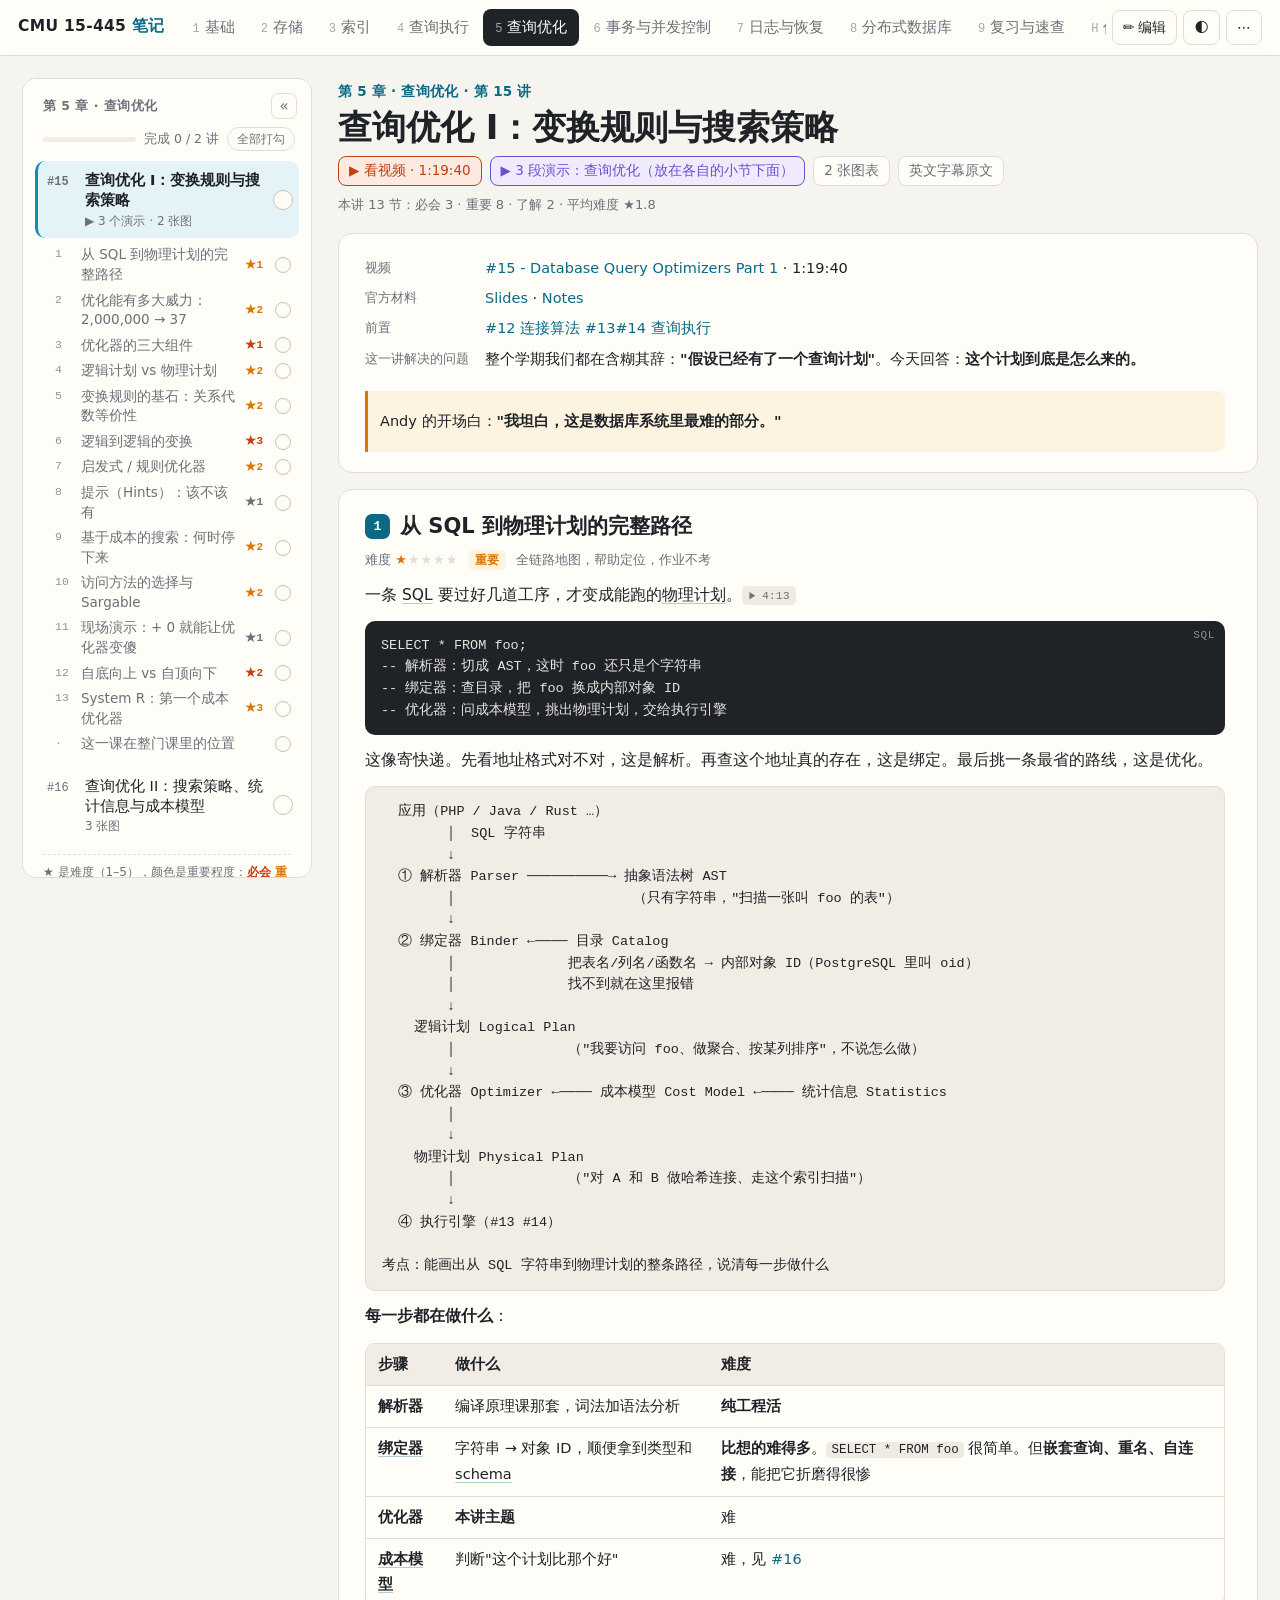
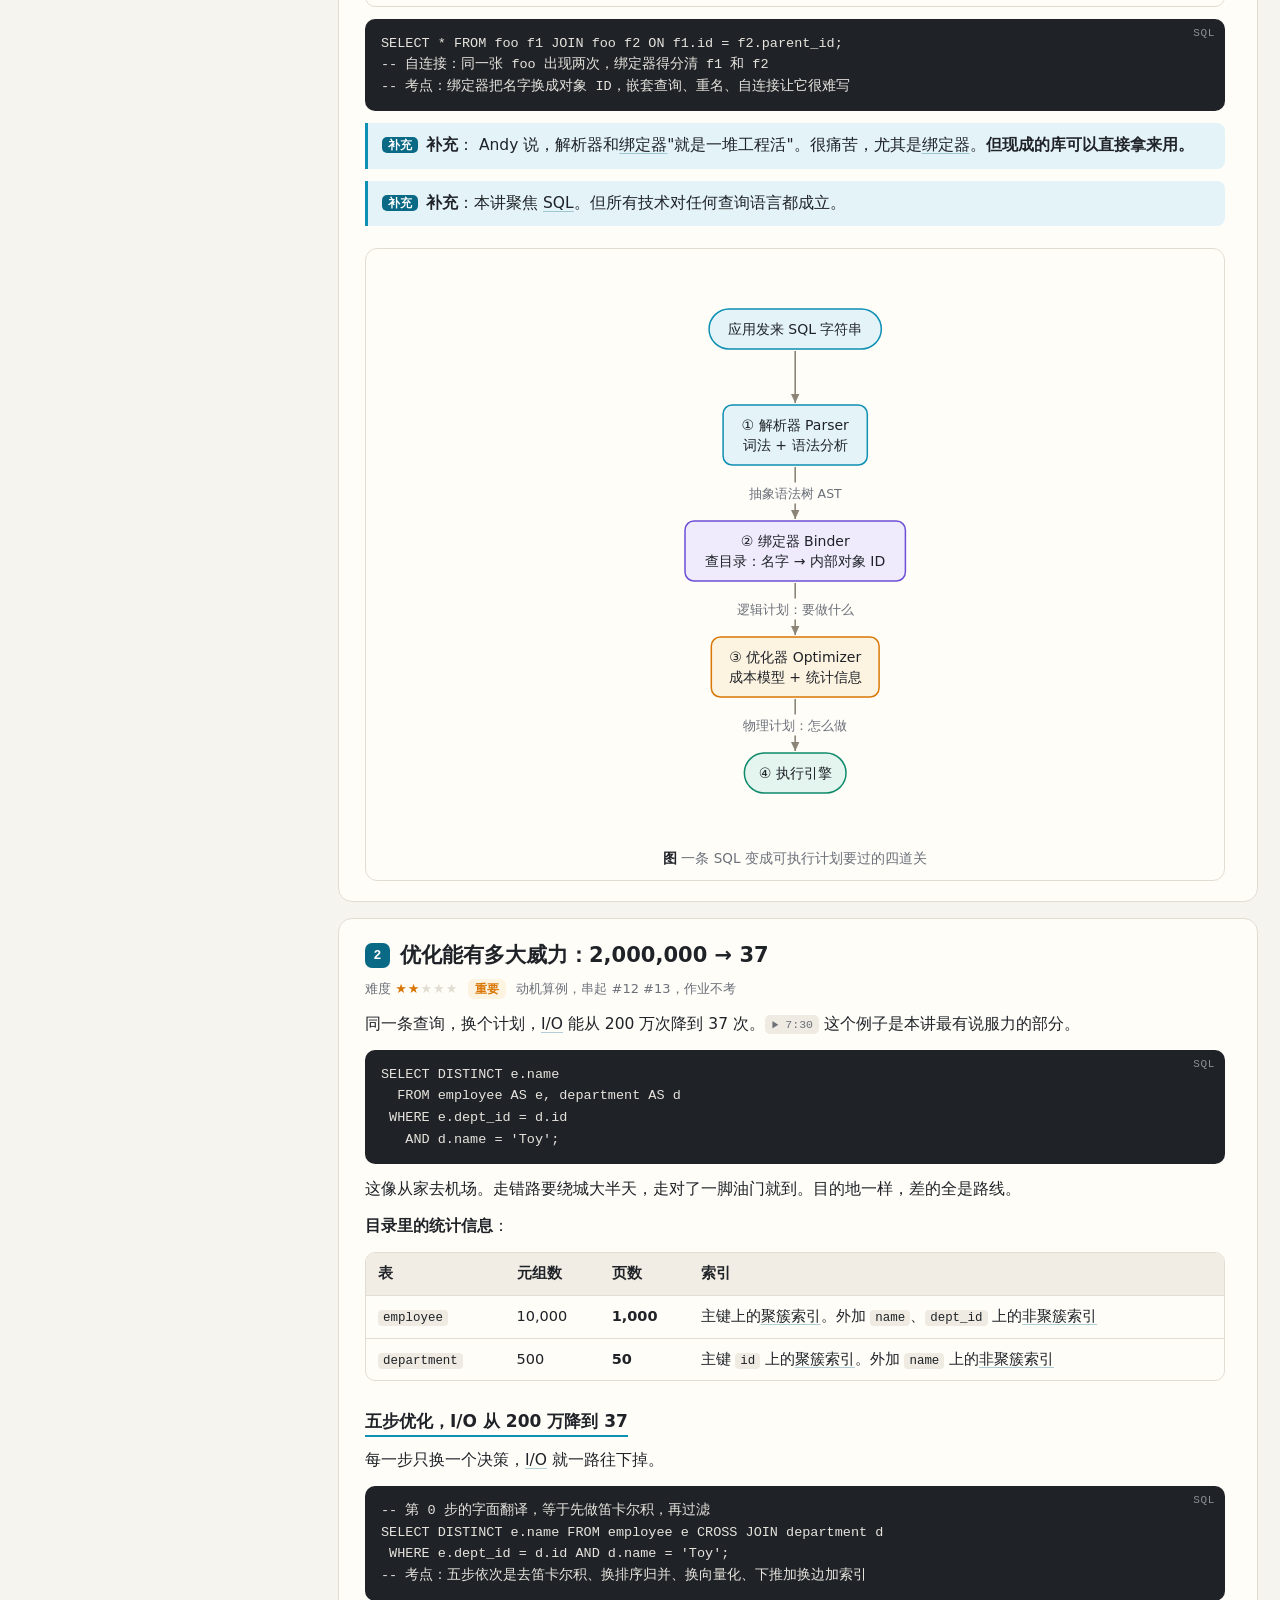
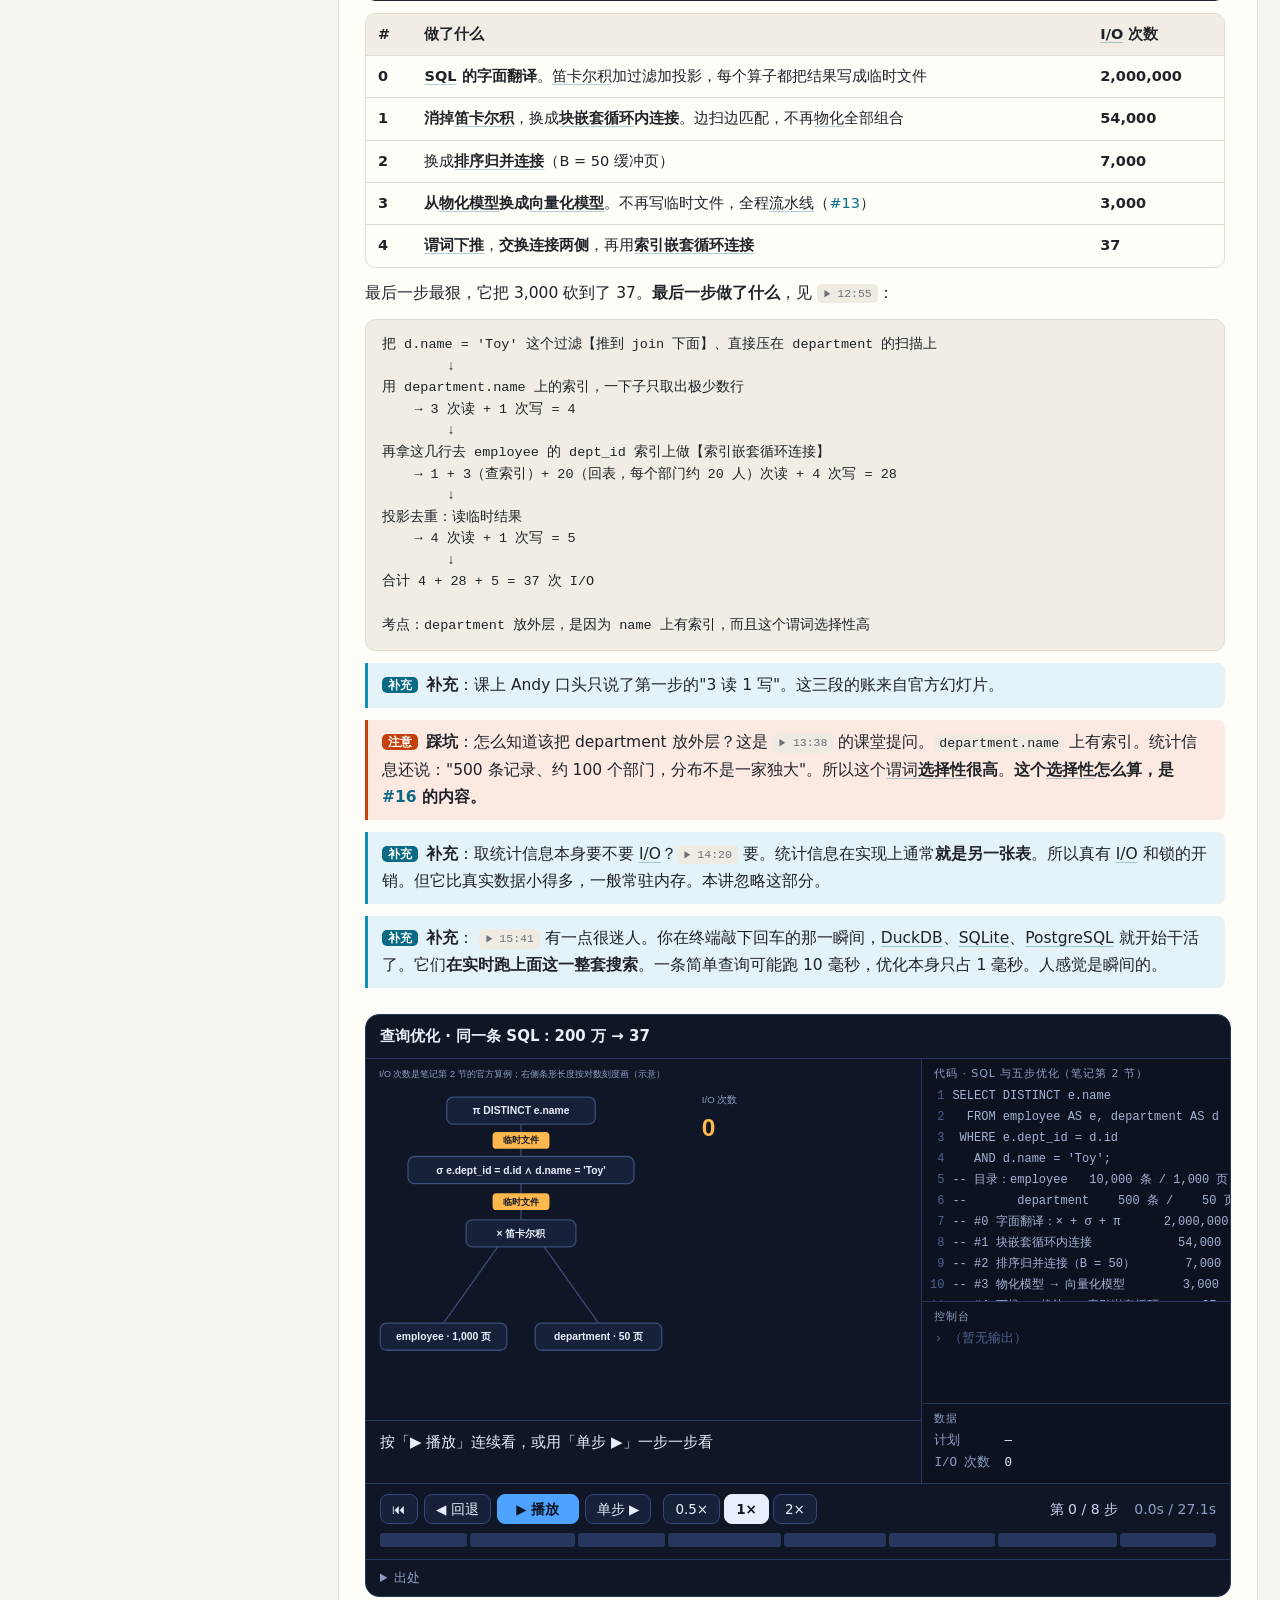
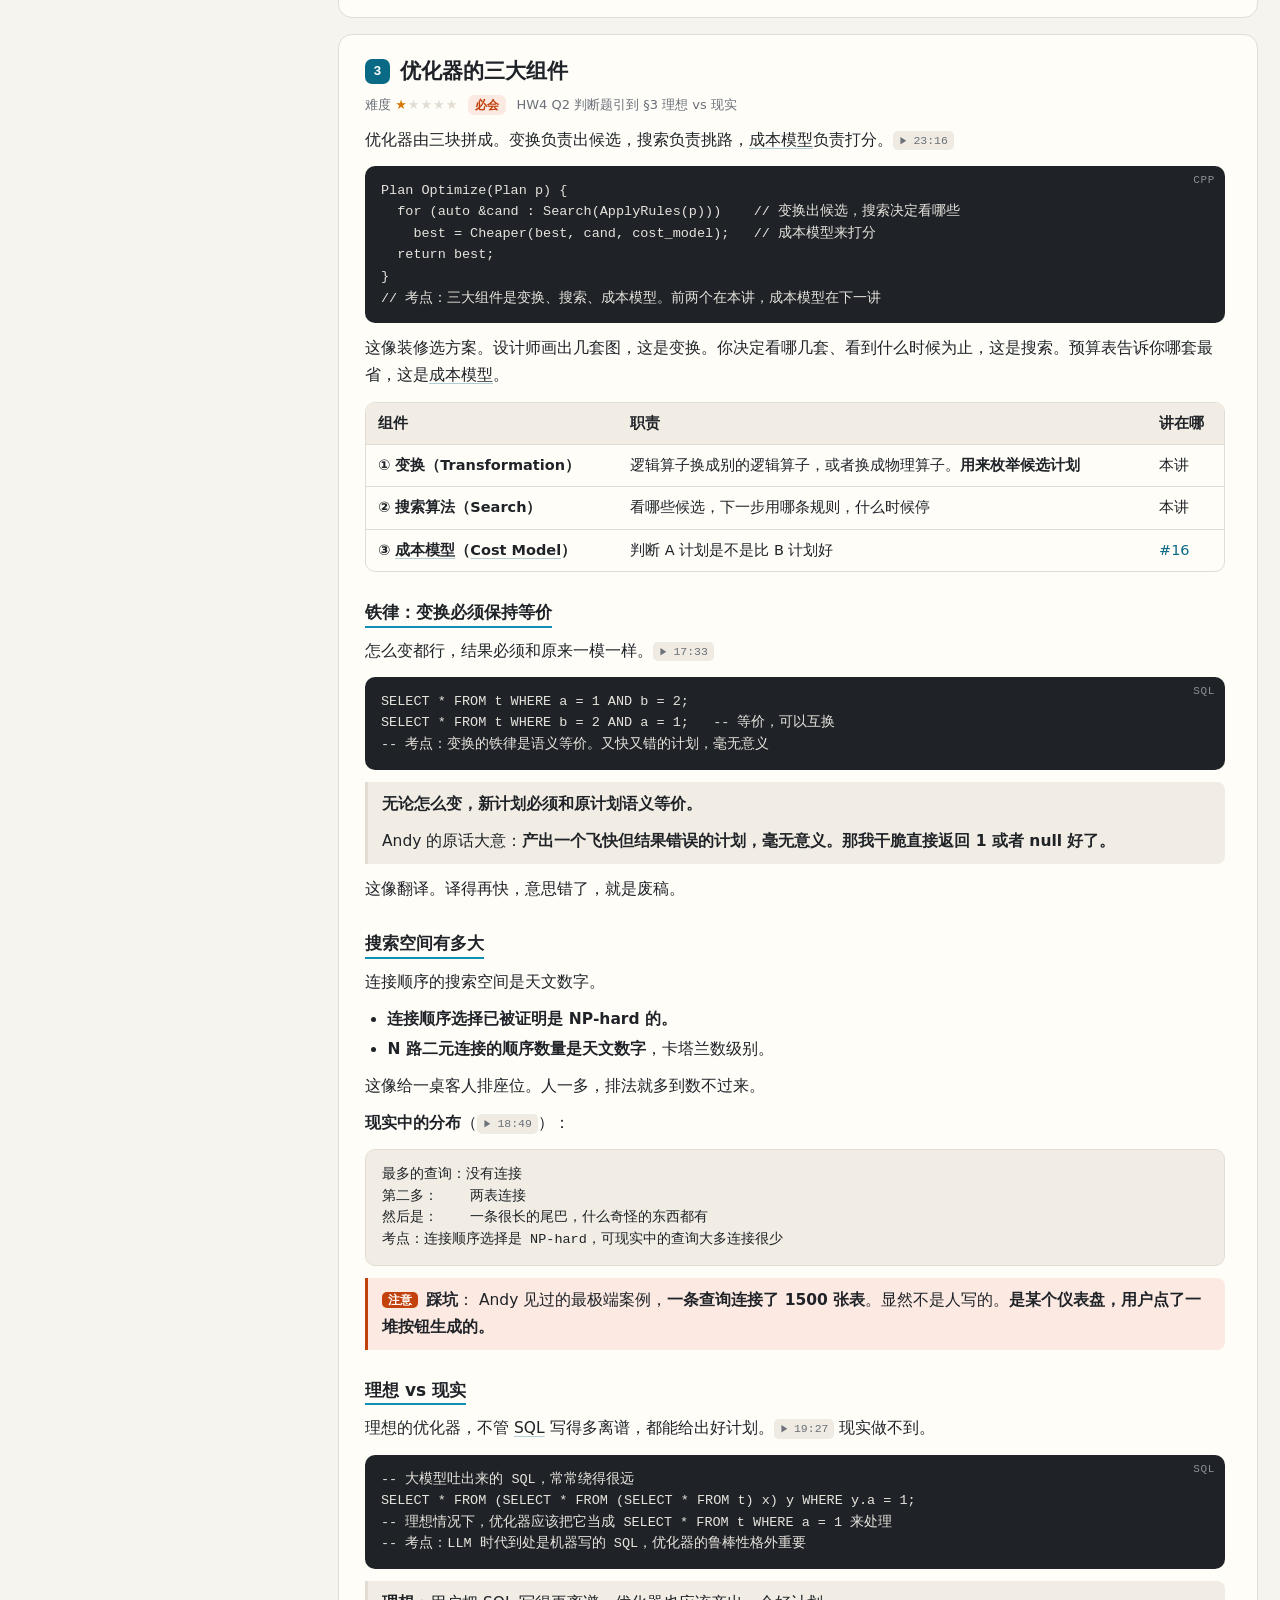
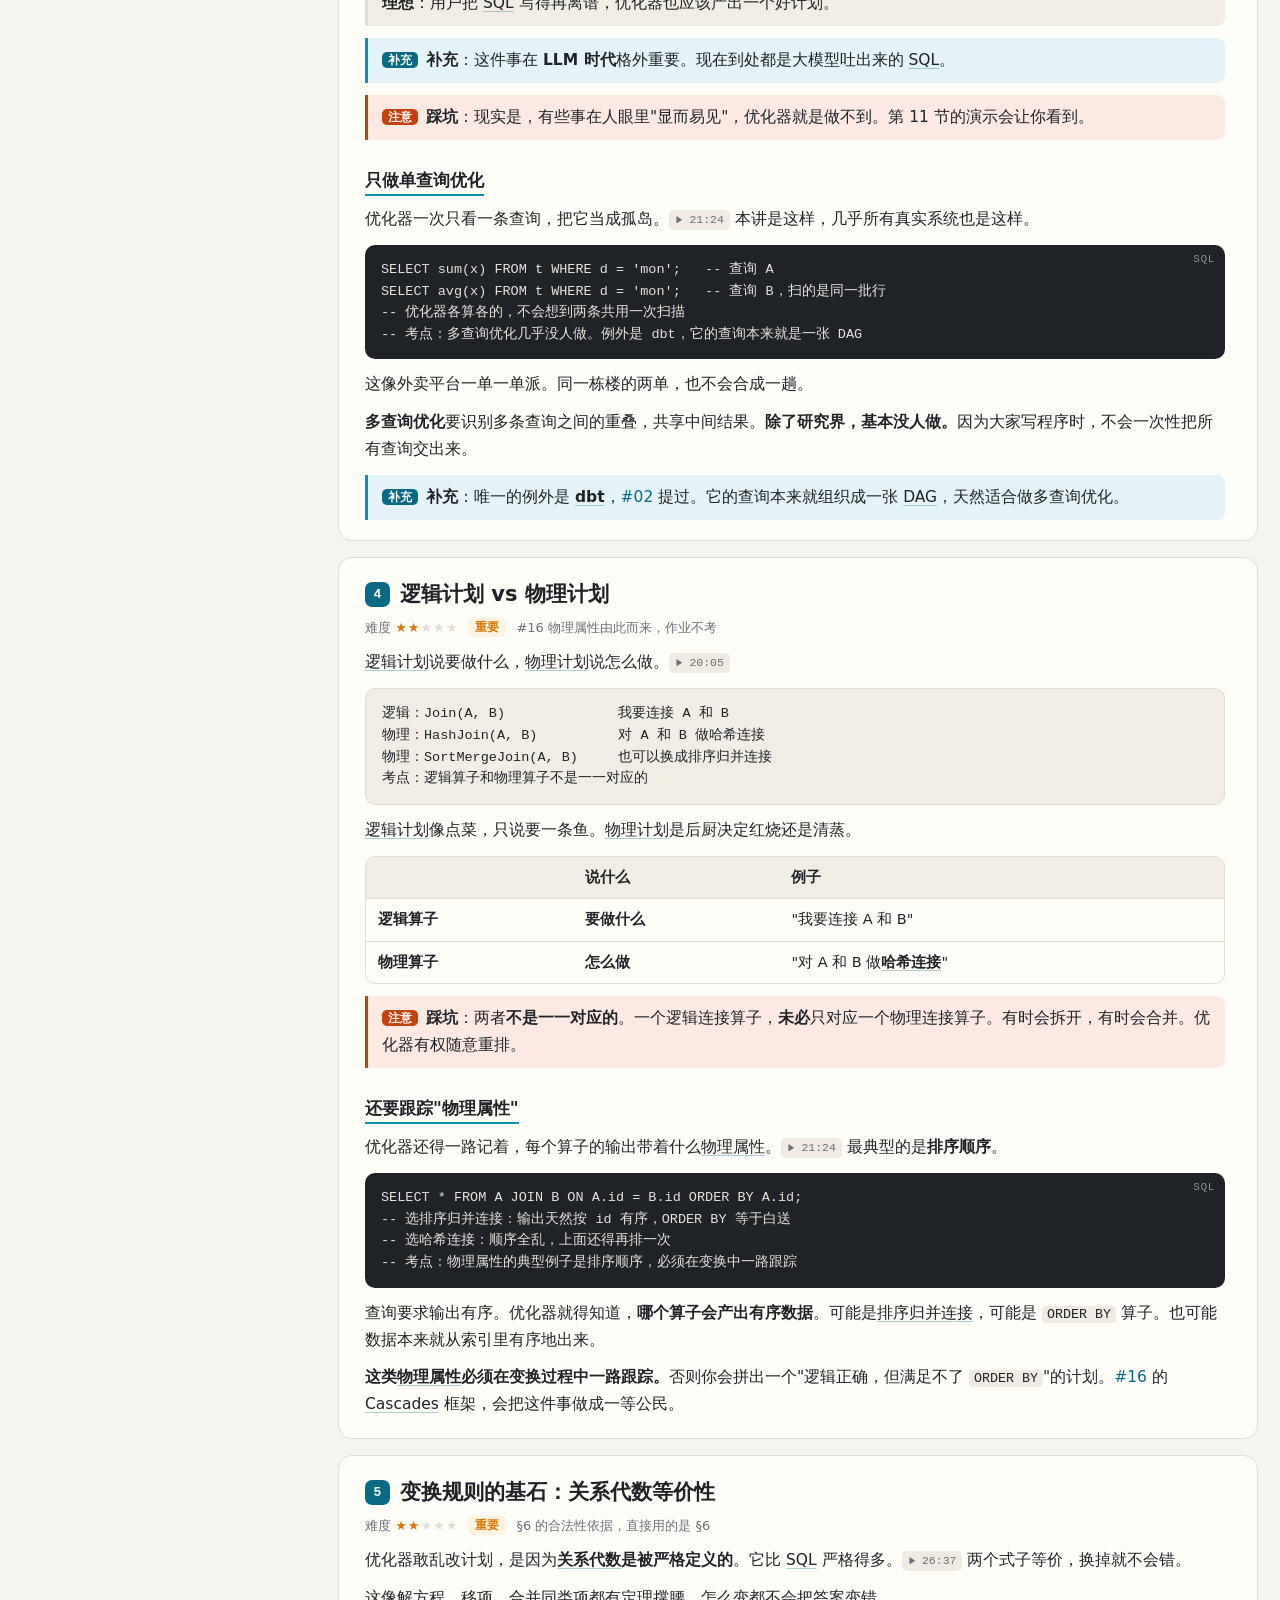
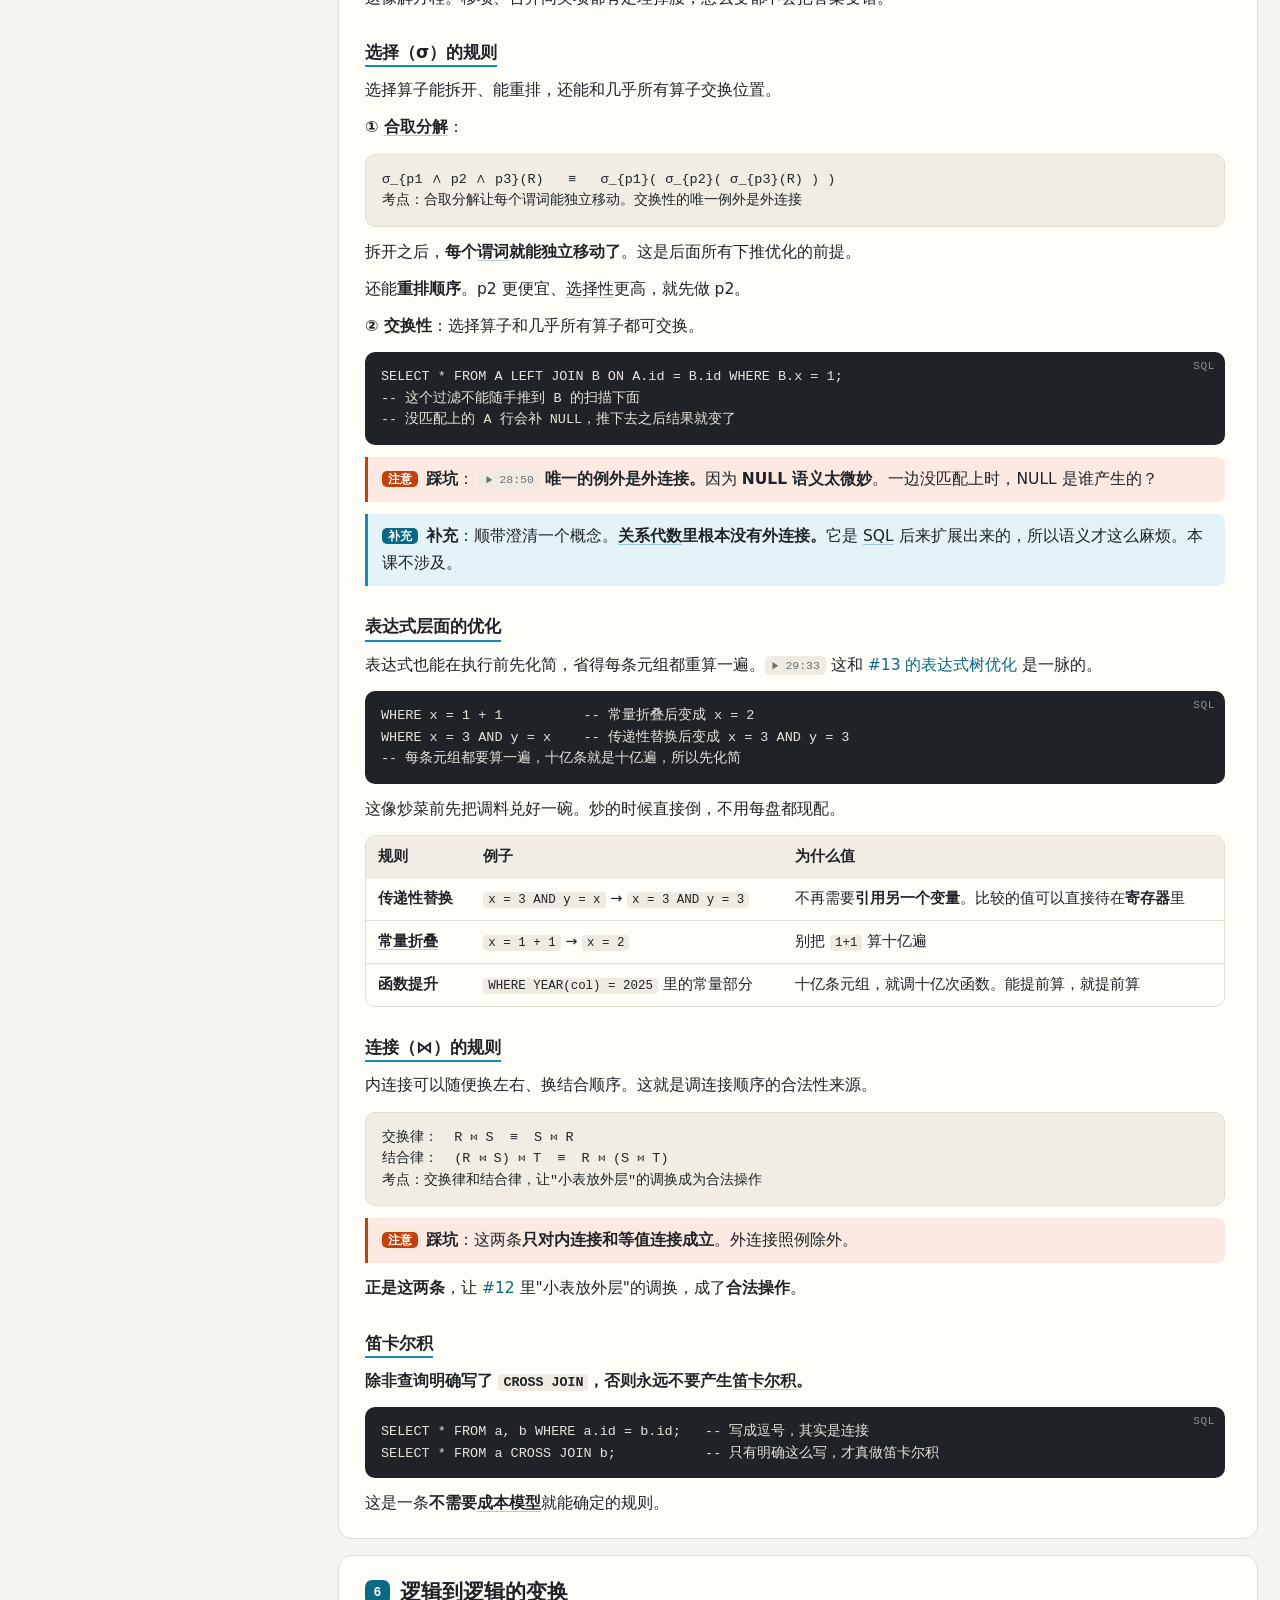
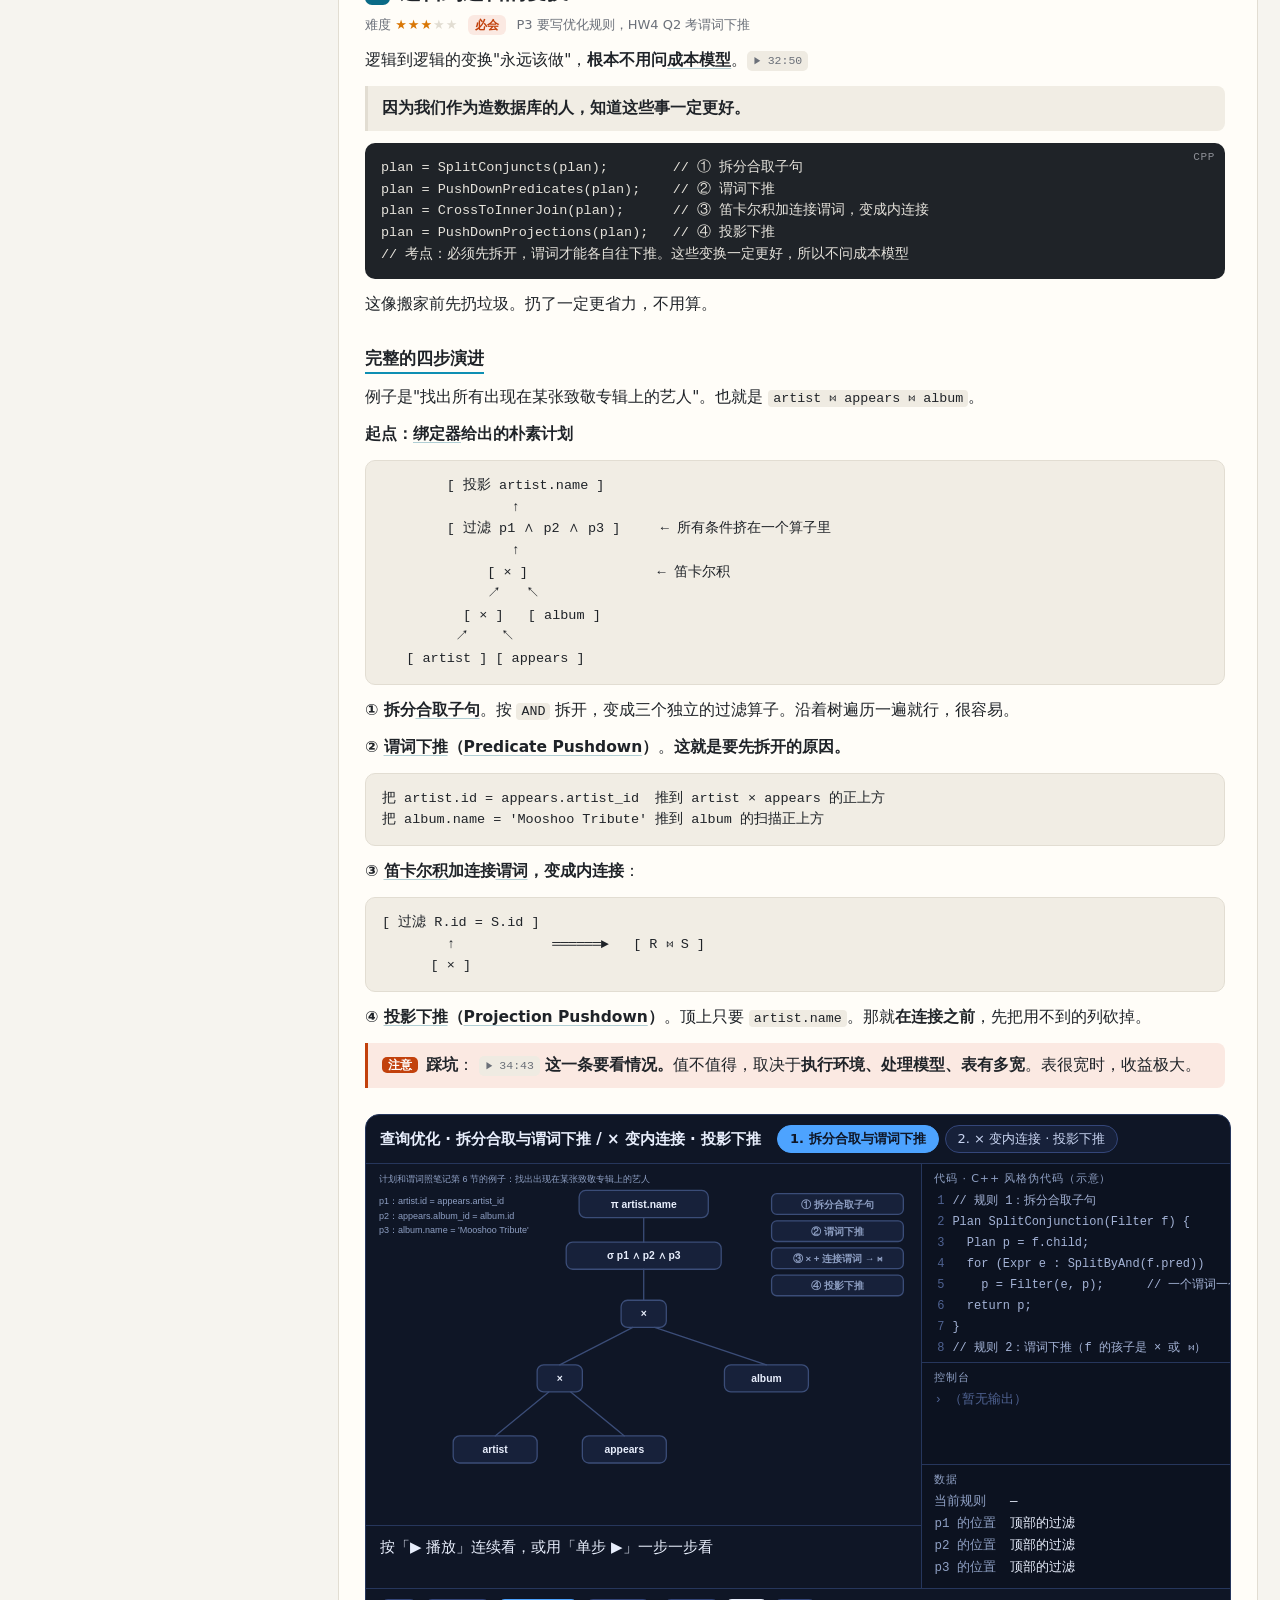
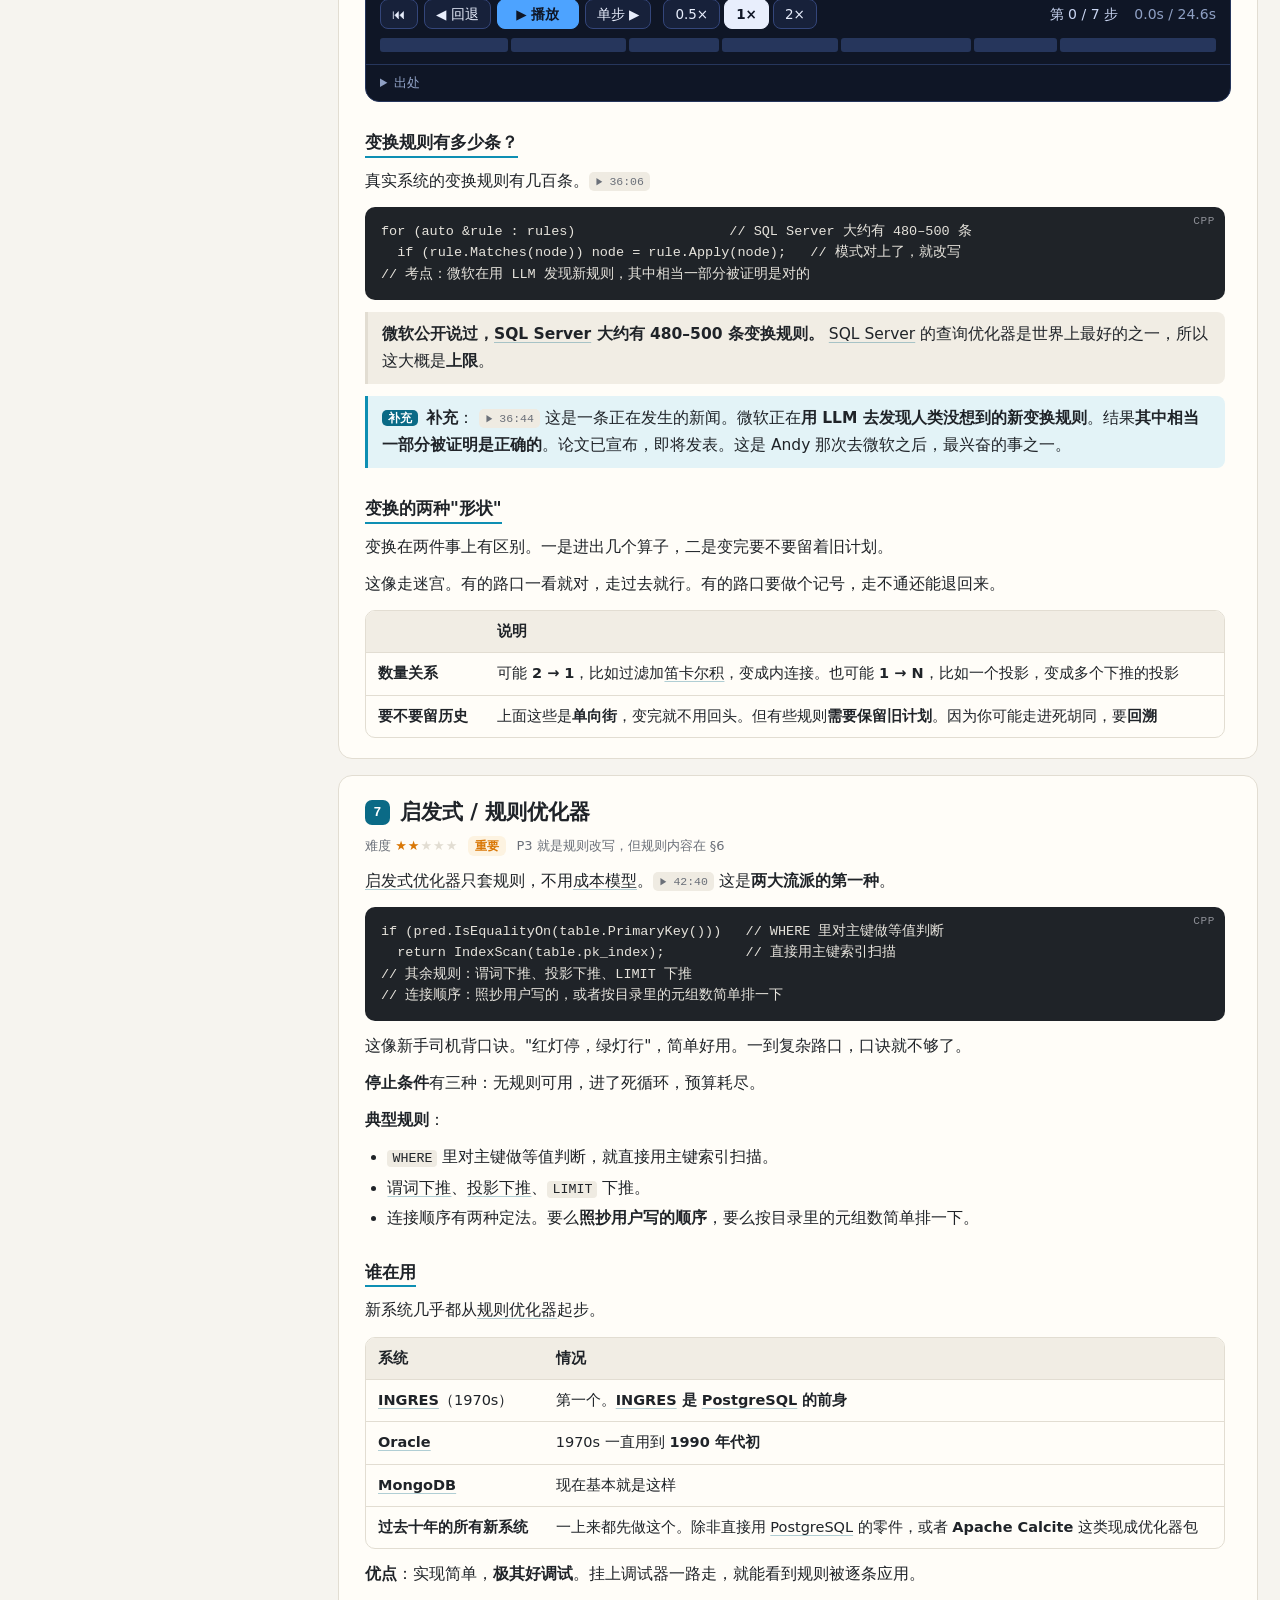
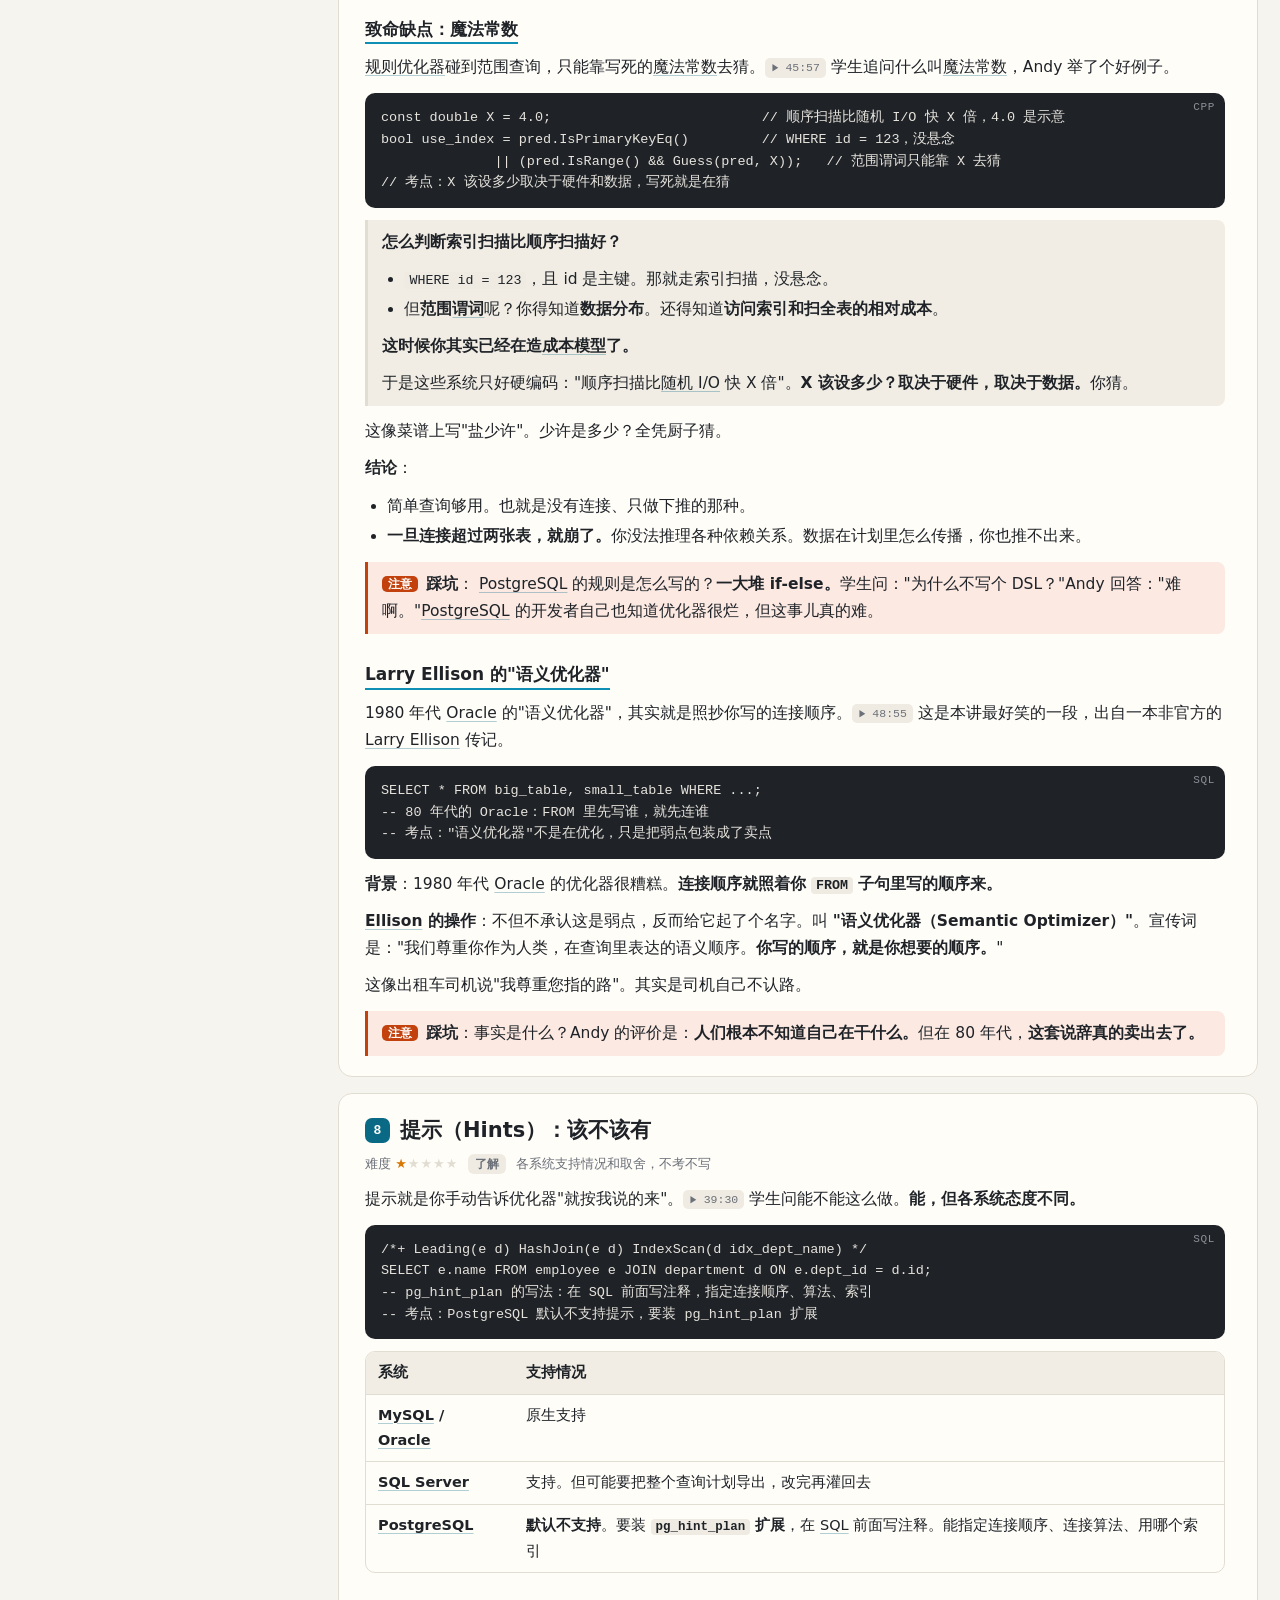
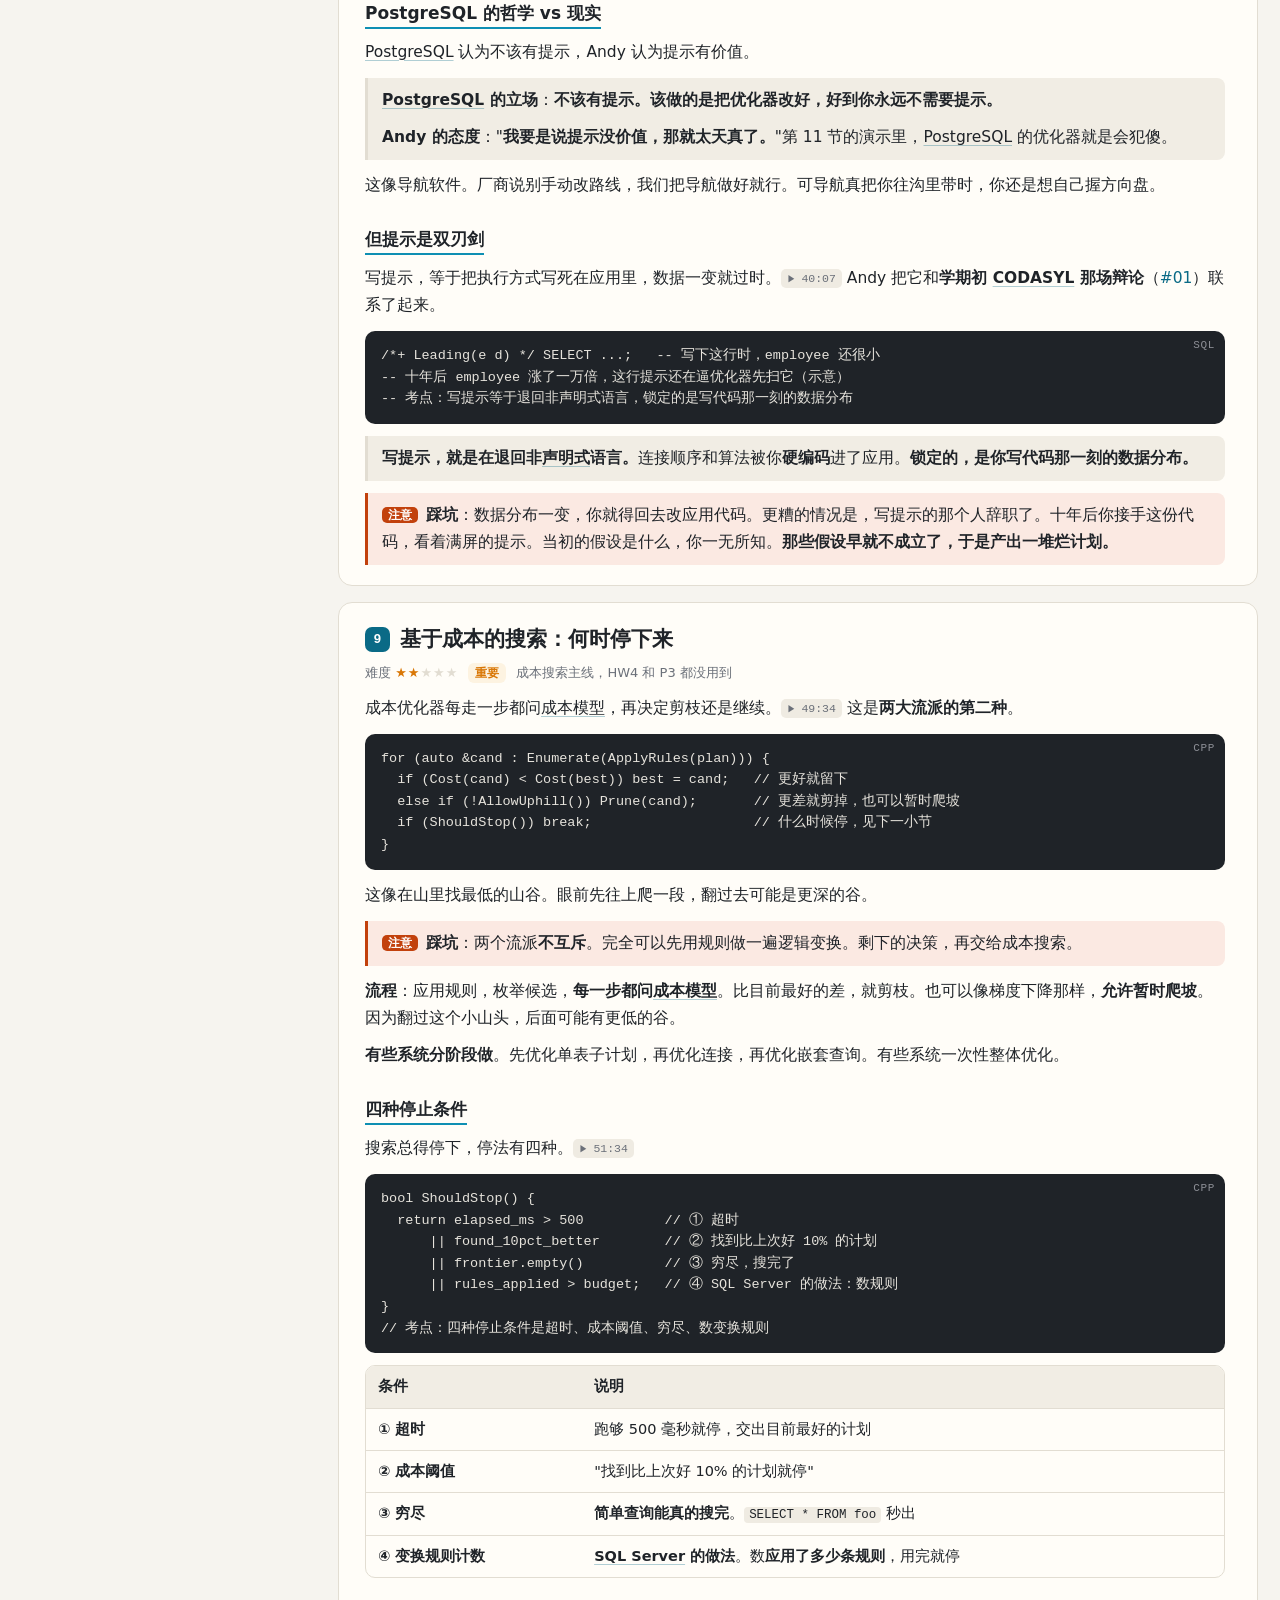
<file: ch05-optimization.html>
<!doctype html>
<html lang="zh-CN">
<head>
<meta charset="utf-8">
<meta name="viewport" content="width=device-width, initial-scale=1">
<title>第 5 章 · 查询优化 · CMU 15-445 笔记</title>
<style>
/* ═══════ 主题：暖米色纸面 + 白卡片（明）／暖灰（暗） ═══════ */
:root {
  --bg: #f6f4ef; --paper: #fffdf8; --ink: #1f2328; --muted: #6b7079; --line: #e2ddd2; --soft: #f1ede4; --chip: #efebe2;
  --accent: #0e8fb3; --accent-ink: #0a6a86; --accent-soft: #e3f3f7;
  --amber: #d97706; --amber-soft: #fdf3e1; --green: #0f8b6c; --green-soft: #e4f4ee; --red: #c2410c; --red-soft: #fbe9e2;
  --violet: #6d4fd6; --violet-soft: #efeafc; --edit: #9a4fe0; --pre-bg: #1f2328; --pre-ink: #e6e3dc; --nav: rgba(255, 253, 248, .92);
  --mono: "JetBrains Mono", "Cascadia Code", Consolas, "SFMono-Regular", "Microsoft YaHei", monospace;
  --sans: "PingFang SC", "Microsoft YaHei", "Noto Sans SC", system-ui, sans-serif;
  --card: var(--paper); --mute: var(--muted);
  --dg-ink: #1f2328; --dg-line: #8a8577; --dg-bg: #fffdf8;
  --dg-gray: #8a8577; --dg-gray-bg: #f1ede4; --dg-blue: #0e8fb3; --dg-blue-bg: #e3f3f7; --dg-green: #0f8b6c; --dg-green-bg: #e4f4ee;
  --dg-amber: #d97706; --dg-amber-bg: #fdf3e1; --dg-red: #c2410c; --dg-red-bg: #fbe9e2; --dg-purple: #6d4fd6; --dg-purple-bg: #efeafc;
}
:root[data-theme="dark"] {
  --bg: #15171a; --paper: #1c1f23; --ink: #e6e3dc; --muted: #9a9a93; --line: #2e3238; --soft: #24282d; --chip: #2a2e34;
  --accent: #4fc3dc; --accent-ink: #7fd6ea; --accent-soft: #16323a;
  --amber: #f0a94a; --amber-soft: #33290f; --green: #4fd1a5; --green-soft: #12302a; --red: #f08a6a; --red-soft: #3a1d14;
  --violet: #a996f5; --violet-soft: #272045; --edit: #c58cff; --pre-bg: #0f1113; --pre-ink: #e6e3dc; --nav: rgba(28, 31, 35, .92);
  --dg-ink: #e6e3dc; --dg-line: #7d7f78; --dg-bg: #1c1f23;
  --dg-gray: #7d7f78; --dg-gray-bg: #24282d; --dg-blue: #4fc3dc; --dg-blue-bg: #16323a; --dg-green: #4fd1a5; --dg-green-bg: #12302a;
  --dg-amber: #f0a94a; --dg-amber-bg: #33290f; --dg-red: #f08a6a; --dg-red-bg: #3a1d14; --dg-purple: #a996f5; --dg-purple-bg: #272045;
}
* { box-sizing: border-box; }
html { scroll-padding-top: 76px; }
body { margin: 0; background: var(--bg); color: var(--ink); font: 15.5px/1.75 var(--sans); overflow-x: hidden; -webkit-text-size-adjust: 100%; }
a { color: var(--accent-ink); text-decoration: none; }
a:hover { text-decoration: underline; }
code, pre, kbd { font-family: var(--mono); }
button { font: inherit; color: inherit; cursor: pointer; }

/* ═══════ 顶部导航：品牌 + 带编号的章节标签 ═══════ */
.top {
  position: sticky; top: 0; z-index: 30; height: 56px; display: flex; align-items: center; gap: 6px; padding: 0 18px;
  background: var(--nav); -webkit-backdrop-filter: blur(8px); backdrop-filter: blur(8px); border-bottom: 1px solid var(--line);
}
.brand { font-weight: 700; color: var(--ink); white-space: nowrap; margin-right: 10px; letter-spacing: .3px; }
.brand span { color: var(--accent-ink); font-family: var(--mono); font-weight: 600; }
.brand:hover { text-decoration: none; }
.tabs { display: flex; gap: 2px; flex: 1; min-width: 0; overflow-x: auto; scrollbar-width: none; }
.tabs::-webkit-scrollbar { display: none; }
.tabs a { color: var(--muted); padding: 6px 12px; border-radius: 8px; white-space: nowrap; font-size: 14.5px; }
.tabs a:hover { background: var(--soft); color: var(--ink); text-decoration: none; }
.tabs a.on { background: var(--ink); color: var(--paper); }
.tabs a em { font-style: normal; font-family: var(--mono); font-size: 12px; opacity: .6; margin-right: 5px; }
.top .sub-t { color: var(--muted); flex: 1; min-width: 0; white-space: nowrap; overflow: hidden; text-overflow: ellipsis; }
.tb { border: 1px solid var(--line); background: var(--paper); border-radius: 8px; padding: 4px 10px; font-size: 14px; white-space: nowrap; display: inline-flex; align-items: center; gap: 4px; color: var(--ink); flex: none; }
.tb:hover { background: var(--soft); text-decoration: none; }
.tb.on { background: var(--edit); border-color: var(--edit); color: #fff; }
#menuBtn { display: none; }
.rp { position: absolute; left: 0; bottom: -1px; height: 2px; width: 0; background: var(--accent); }
.menu { position: relative; flex: none; }
.menu-pop { display: none; position: absolute; right: 0; top: 38px; min-width: 210px; background: var(--paper); border: 1px solid var(--line); border-radius: 12px; padding: 6px; box-shadow: 0 10px 30px rgba(0, 0, 0, .14); }
.menu.open .menu-pop { display: block; }
.menu-pop button { display: block; width: 100%; text-align: left; border: 0; background: none; padding: 7px 10px; border-radius: 7px; font-size: 14px; }
.menu-pop button:hover { background: var(--soft); }
.menu-pop hr { border: 0; border-top: 1px solid var(--line); margin: 4px 0; }

/* ═══════ 骨架：左侧一张目录卡片 + 右侧正文卡片流 ═══════ */
.shell { display: grid; grid-template-columns: 290px minmax(0, 1fr); gap: 26px; max-width: 1540px; margin: 0 auto; padding: 22px 22px 0; align-items: start; }
.side { position: sticky; top: 78px; max-height: calc(100vh - 100px); overflow-y: auto; background: var(--paper); border: 1px solid var(--line); border-radius: 14px; padding: 12px; font-size: 14.5px; }
.side h4 { margin: 4px 8px 8px; font-size: 12.5px; color: var(--muted); font-weight: 600; letter-spacing: .04em; }
.side ul { list-style: none; margin: 0; padding: 0; }
.lr { display: grid; grid-template-columns: minmax(0, 1fr) auto; align-items: center; gap: 4px; border-radius: 10px; border-left: 3px solid transparent; }
.lr > a { display: grid; grid-template-columns: 30px minmax(0, 1fr); gap: 8px; padding: 9px 4px 9px 9px; border-radius: 10px; color: var(--ink); line-height: 1.4; align-items: baseline; }
.lr > a:hover { background: var(--soft); text-decoration: none; }
.lr > .ck { margin-right: 6px; }
.lecs .n { font-family: var(--mono); font-size: 12px; color: var(--muted); }
.lecs .t small { display: block; font-size: 12px; font-weight: 400; color: var(--muted); margin-top: 2px; }
.lecs .t small.sc:empty { display: none; }
.lecs .t small.sc { color: var(--green); }
.lecs > li.on > .lr { background: var(--accent-soft); border-left-color: var(--accent); }
.lecs > li.on > .lr > a { font-weight: 600; }
.lecs > li.on > .lr > a:hover { background: transparent; }
.lecs > li.read:not(.on) .t { color: var(--muted); }
.lecs .sub { display: none; margin: 4px 0 10px 12px; }
.lecs li.on .sub { display: block; }
.lecs .sub li { display: grid; grid-template-columns: minmax(0, 1fr) auto; align-items: center; gap: 4px; padding-right: 8px; }
.lecs .sub a { display: grid; grid-template-columns: 22px minmax(0, 1fr) auto; gap: 4px; padding: 3px 8px; border-radius: 6px; color: var(--muted); font-size: 13.5px; line-height: 1.45; }
.lecs .sub a i { font-style: normal; font-family: var(--mono); font-size: 11.5px; opacity: .75; padding-top: 1px; }
.lecs .sub a:hover { color: var(--ink); text-decoration: none; background: var(--soft); }
.lecs .sub a.cur { color: var(--accent-ink); font-weight: 600; }
main { min-width: 0; padding-bottom: 80px; }
.lec { display: none; max-width: 1200px; }
.lec.on { display: block; }

/* ═══════ 讲次标题区 ═══════ */
.lec-hd { margin: 2px 0 16px; }
.kick { font-size: 13.5px; font-weight: 600; color: var(--accent-ink); letter-spacing: .02em; }
.lec-hd h1 { margin: 2px 0 8px; font-size: clamp(26px, 3.6vw, 34px); line-height: 1.25; }
.chips { display: flex; flex-wrap: wrap; gap: 8px; }
.chip { border: 1px solid var(--line); background: var(--paper); border-radius: 8px; padding: 2px 10px; font-size: 13.5px; color: var(--muted); }
a.chip.cv { border-color: var(--violet); color: var(--violet); background: var(--violet-soft); }
a.chip.cv:hover { text-decoration: none; filter: brightness(.97); }
.meta { display: grid; grid-template-columns: auto minmax(0, 1fr); gap: 5px 16px; font-size: 14.5px; }
.meta .mv, .meta .mq { min-width: 0; overflow-wrap: anywhere; }
.md p a, .md li a { overflow-wrap: anywhere; }
.meta .mk { color: var(--muted); font-size: 13px; white-space: nowrap; padding-top: 1px; }
.meta .mq { grid-column: 1 / -1; padding: 8px 12px; margin-top: 4px; border-left: 3px solid var(--amber); background: var(--amber-soft); border-radius: 0 8px 8px 0; }

/* ═══════ 正文：一节一张卡片 ═══════ */
.sec { background: var(--paper); border: 1px solid var(--line); border-radius: 14px; padding: 22px 26px 20px; margin: 0 0 16px; }
.sec > * { max-width: 860px; }
.sec > .wide { max-width: none; }
.sec > :first-child { margin-top: 0; } .sec > :last-child { margin-bottom: 0; }
.md h2 { font-size: 21px; margin: 0 0 12px; line-height: 1.4; }
.md h3 { font-size: 17px; margin: 28px 0 8px; line-height: 1.45; display: table; border-bottom: 2px solid var(--accent); padding-bottom: 1px; }
.md h4 { font-size: 15.5px; margin: 20px 0 6px; color: var(--accent-ink); }
.hn { display: inline-grid; place-items: center; min-width: 25px; height: 25px; padding: 0 6px; margin-right: 10px; border-radius: 7px; background: var(--accent-ink); color: #fff; font: 600 13px/1 var(--mono); vertical-align: 3px; }
:root[data-theme="dark"] .hn { color: #10262c; }
.hc { display: inline-block; font-size: 11.5px; font-weight: 600; line-height: 1.5; border-radius: 5px; padding: 0 6px; margin-right: 8px; vertical-align: 3px; border: 1px solid transparent; }
.hc-key { background: var(--amber-soft); color: var(--amber); border-color: var(--amber); }
.hc-hot { background: var(--red-soft); color: var(--red); border-color: var(--red); }
.hc-warn { background: var(--amber-soft); color: var(--amber); }
.hc-ok { background: var(--green-soft); color: var(--green); }
.hc-bad { background: var(--red-soft); color: var(--red); }
.hc-tip { background: var(--accent-soft); color: var(--accent-ink); }
.hc-new { background: var(--violet-soft); color: var(--violet); }
.md p { margin: 10px 0; }
.md ul, .md ol { padding-left: 1.45em; margin: 10px 0; }
.md li { margin: 3px 0; }
.md strong { font-weight: 700; }
.md code { background: var(--chip); padding: 1px 5px; border-radius: 4px; font-size: .86em; }
.md pre { background: var(--pre-bg); color: var(--pre-ink); padding: 14px 16px; border-radius: 10px; overflow-x: auto; font-size: 13.5px; line-height: 1.6; margin: 12px 0; position: relative; }
.md pre.plain { background: var(--soft); color: var(--ink); border: 1px solid var(--line); }
.md pre code { background: none; padding: 0; font-size: inherit; color: inherit; }
.md pre[data-lang]::after { content: attr(data-lang); position: absolute; top: 6px; right: 10px; font-size: 11px; color: #8d8f96; letter-spacing: .06em; text-transform: uppercase; }
.md blockquote { margin: 12px 0; padding: 9px 14px; border-left: 3px solid var(--line); background: var(--soft); border-radius: 0 8px 8px 0; }
.md blockquote > :first-child { margin-top: 0; } .md blockquote > :last-child { margin-bottom: 0; }
.md blockquote blockquote { background: none; }
.md blockquote.tip { border-left-color: var(--accent); background: var(--accent-soft); }
.md blockquote.warn { border-left-color: var(--red); background: var(--red-soft); }
.md blockquote.key { border-left-color: var(--amber); background: var(--amber-soft); }
.md blockquote.ok { border-left-color: var(--green); background: var(--green-soft); }
.md blockquote.bad { border-left-color: var(--red); background: var(--red-soft); }
.md blockquote[class] > p:first-child::before { font-size: 11.5px; font-weight: 700; border-radius: 5px; padding: 1px 6px; margin-right: 8px; vertical-align: 1px; color: #fff; }
.md blockquote.tip > p:first-child::before { content: "补充"; background: var(--accent-ink); }
.md blockquote.warn > p:first-child::before { content: "注意"; background: var(--red); }
.md blockquote.key > p:first-child::before { content: "要点"; background: var(--amber); }
.md blockquote.ok > p:first-child::before { content: "✓"; background: var(--green); }
.md blockquote.bad > p:first-child::before { content: "✗"; background: var(--red); }
.tbl { overflow-x: auto; margin: 12px 0; border: 1px solid var(--line); border-radius: 10px; }
.tbl table { border-collapse: collapse; width: 100%; font-size: 14.5px; }
.tbl th, .tbl td { padding: 8px 12px; border-bottom: 1px solid var(--line); text-align: left; vertical-align: top; }
.tbl th { background: var(--soft); font-weight: 600; white-space: nowrap; }
.tbl tr:last-child td { border-bottom: 0; }
a.ts { display: inline-block; font: 11.5px/1.7 var(--mono); padding: 0 6px; border-radius: 5px; background: var(--chip); color: var(--muted); vertical-align: 1px; white-space: nowrap; }
a.ts::before { content: "▶ "; font-size: 9px; }
a.ts:hover { color: var(--accent-ink); text-decoration: none; }
.sec.quiz { border-left: 4px solid var(--accent); }
.sec.quiz ol { padding-left: 0; list-style: none; counter-reset: q; }
.sec.quiz ol > li { counter-increment: q; position: relative; padding: 8px 0 8px 38px; border-bottom: 1px dashed var(--line); margin: 0; }
.sec.quiz ol > li:last-child { border-bottom: 0; }
.sec.quiz ol > li::before { content: counter(q); position: absolute; left: 0; top: 10px; font: 600 12.5px/1 var(--mono); width: 24px; height: 24px; border-radius: 50%; background: var(--ink); color: var(--paper); display: grid; place-items: center; }
.sec.place { border-style: dashed; background: none; }
.lec-ft { display: flex; flex-wrap: wrap; gap: 12px; align-items: center; margin: 22px 0 0; }
.rd { border: 1px solid var(--line); background: var(--paper); border-radius: 999px; padding: 6px 16px; font-size: 14px; }
.rd:hover { background: var(--soft); }
.rd.on { background: var(--green-soft); border-color: var(--green); color: var(--green); }
.pn { display: flex; justify-content: space-between; gap: 12px; margin-top: 14px; }
.pn a { border: 1px solid var(--line); border-radius: 12px; padding: 10px 14px; background: var(--paper); max-width: 48%; color: var(--ink); }
.pn a:hover { border-color: var(--accent); text-decoration: none; }
.pn a small { display: block; color: var(--muted); font-family: var(--mono); font-size: 12px; }

/* ═══════ 可编辑 ═══════ */
body.editing [data-b] { outline: 1px dashed transparent; outline-offset: 4px; border-radius: 4px; }
body.editing [data-b]:hover { outline-color: var(--line); }
body.editing [data-b]:focus { outline: 2px solid var(--edit); }
[data-b].edited { box-shadow: -3px 0 0 var(--edit); }
.mynote { padding: 14px 16px; border: 1px dashed var(--line); border-radius: 14px; min-height: 70px; margin: 0 0 16px; }
.mynote::before { content: "我的笔记"; display: block; font: 600 12px/1.6 var(--mono); color: var(--muted); margin-bottom: 6px; }
.mynote:empty::after { content: "打开右上角「编辑」后可以在这里写自己的笔记；正文里的任何段落、表格也都能直接改。改动自动保存在本机浏览器里。"; color: var(--muted); font-size: 14px; }
.toast { position: fixed; left: 50%; bottom: 26px; transform: translateX(-50%); background: #1f2328; color: #fff; padding: 8px 16px; border-radius: 999px; font-size: 14px; z-index: 50; display: none; }
.toast.on { display: block; }

/* ═══════ 图表 ═══════ */
figure.dg { margin: 22px 0; padding: 14px 14px 10px; background: var(--card); border: 1px solid var(--line); border-radius: 12px; }
figure.dg figcaption { font-size: 13.5px; color: var(--mute); text-align: center; margin-top: 8px; }
figure.dg figcaption b { color: var(--ink); }
.dg-body svg { display: block; margin: 0 auto; max-width: 100%; height: auto; }
.dg-body text { font-family: inherit; fill: var(--dg-ink); }
.dg-n rect, .dg-n polygon, .dg-n path { fill: var(--dg-gray-bg); stroke: var(--dg-gray); stroke-width: 1.5; }
.dg-n.c-blue rect, .dg-n.c-blue polygon { fill: var(--dg-blue-bg); stroke: var(--dg-blue); }
.dg-n.c-green rect, .dg-n.c-green polygon { fill: var(--dg-green-bg); stroke: var(--dg-green); }
.dg-n.c-amber rect, .dg-n.c-amber polygon { fill: var(--dg-amber-bg); stroke: var(--dg-amber); }
.dg-n.c-red rect, .dg-n.c-red polygon { fill: var(--dg-red-bg); stroke: var(--dg-red); }
.dg-n.c-purple rect, .dg-n.c-purple polygon { fill: var(--dg-purple-bg); stroke: var(--dg-purple); }
.dg-e { stroke: var(--dg-line); stroke-width: 1.6; fill: none; }
.dg-e.dash { stroke-dasharray: 6 4; }
.dg-e.c-blue { stroke: var(--dg-blue); } .dg-e.c-green { stroke: var(--dg-green); } .dg-e.c-amber { stroke: var(--dg-amber); }
.dg-e.c-red { stroke: var(--dg-red); } .dg-e.c-purple { stroke: var(--dg-purple); }
.dg-ah { fill: var(--dg-line); }
.dg-ah.c-blue { fill: var(--dg-blue); } .dg-ah.c-green { fill: var(--dg-green); } .dg-ah.c-amber { fill: var(--dg-amber); }
.dg-ah.c-red { fill: var(--dg-red); } .dg-ah.c-purple { fill: var(--dg-purple); }
.dg-el-bg { fill: var(--dg-bg); }
.dg-el { font-size: 12.5px; fill: var(--mute) !important; }
.dg-life { stroke: var(--dg-line); stroke-dasharray: 4 5; stroke-width: 1.2; }
.dg-note rect { fill: var(--dg-amber-bg); stroke: var(--dg-amber); stroke-width: 1.2; }
.dg-layers { display: flex; flex-direction: column; gap: 6px; max-width: 760px; margin: 0 auto; }
.dg-layer { display: grid; grid-template-columns: 74px minmax(0, 1fr); border: 1.5px solid var(--dg-gray); border-radius: 10px; background: var(--dg-gray-bg); overflow: hidden; }
.dg-layer .tag { display: flex; align-items: center; justify-content: center; font-size: 12.5px; font-weight: 600; background: rgba(127, 140, 170, .16); padding: 4px; text-align: center; }
.dg-layer .bd { padding: 8px 12px; line-height: 1.45; }
.dg-layer .bd b { display: block; }
.dg-layer .bd span { font-size: 13.5px; color: var(--mute); }
.dg-layer.c-blue { border-color: var(--dg-blue); background: var(--dg-blue-bg); } .dg-layer.c-green { border-color: var(--dg-green); background: var(--dg-green-bg); }
.dg-layer.c-amber { border-color: var(--dg-amber); background: var(--dg-amber-bg); } .dg-layer.c-red { border-color: var(--dg-red); background: var(--dg-red-bg); }
.dg-layer.c-purple { border-color: var(--dg-purple); background: var(--dg-purple-bg); }

/* ═══════ 可视化演示（舞台常为深色；不使用任何 CSS transition） ═══════ */
.viz-wrap { margin: 26px 0; }
.viz {
  container-type: inline-size; background: #0f1626; color: #e8eefc; border-radius: 14px; overflow: hidden; border: 1px solid #26365c;
  font-size: 14px; line-height: 1.5; outline: none;
}
.viz:focus-visible { border-color: #4da3ff; }
.viz-head { display: flex; flex-wrap: wrap; gap: 8px 16px; align-items: center; padding: 10px 14px; border-bottom: 1px solid #26365c; }
.viz-title { font-weight: 700; font-size: 15px; }
.viz-tabs { display: flex; flex-wrap: wrap; gap: 6px; }
.viz-tab { border: 1px solid #34467a; background: #17213a; color: #c9d5f2; border-radius: 999px; padding: 3px 12px; font-size: 13px; }
.viz-tab.on { background: #4da3ff; border-color: #4da3ff; color: #0f1626; font-weight: 700; }
.viz-body { display: grid; grid-template-columns: minmax(0, 1.8fr) minmax(0, 1fr); }
.viz-stage { min-width: 0; }
.viz-stage svg text { white-space: pre; }
.viz-stage svg { display: block; width: 100%; height: auto; font-family: -apple-system, "Segoe UI", "PingFang SC", "Microsoft YaHei", sans-serif; }
.viz-cap { padding: 10px 14px; min-height: 4.2em; border-top: 1px solid #26365c; font-size: 15px; }
.viz-side { contain: size; display: flex; flex-direction: column; border-left: 1px solid #26365c; min-width: 0; min-height: 0; background: #0c1220; }
.viz-pane { display: flex; flex-direction: column; min-height: 0; }
.viz-pane-code { flex: 1 1 0; }
.viz-pane-log { flex: 0 0 24%; border-top: 1px solid #26365c; }
.viz-pane-data { flex: 0 0 auto; max-height: 36%; border-top: 1px solid #26365c; }
.viz-pane-hd { font-size: 11px; letter-spacing: .08em; color: #8fa0c4; padding: 7px 12px 4px; flex: none; }
.viz-code { position: relative; overflow: auto; flex: 1; min-height: 0; font: 12px/21px ui-monospace, "Cascadia Code", Consolas, "Microsoft YaHei", monospace; }
.viz-code .ln { height: 21px; white-space: pre; padding-right: 12px; position: relative; color: #a4b3d6; }
.viz-code .ln.on { color: #fff; }
.viz-code .no { display: inline-block; width: 22px; text-align: right; margin-right: 8px; color: #4f6291; user-select: none; }
.viz-hl { position: absolute; left: 0; right: 0; top: 0; height: 21px; background: rgba(77, 163, 255, .2); border-left: 3px solid #4da3ff; pointer-events: none; }
.viz-log { overflow: auto; flex: 1; min-height: 0; font: 12.5px/1.6 ui-monospace, Consolas, "Microsoft YaHei", monospace; padding: 0 12px 6px; }
.viz-log .lg::before { content: "› "; color: #4f6291; }
.viz-log .ok { color: #3ddc97; } .viz-log .warn { color: #ffb84d; } .viz-log .err { color: #ff5d6c; } .viz-log .io { color: #38d6e8; } .viz-log .mute { color: #4f6291; }
.viz-data { display: grid; grid-template-columns: auto minmax(0, 1fr); gap: 2px 10px; padding: 0 12px 10px; font: 12.5px/1.6 ui-monospace, Consolas, "Microsoft YaHei", monospace; overflow: auto; }
.viz-data .dk { color: #8fa0c4; white-space: nowrap; }
.viz-data .dv { border-radius: 4px; padding: 0 4px; word-break: break-all; }
.viz-data .mute { color: #4f6291; grid-column: 1 / -1; }
.viz-bar { padding: 10px 14px 12px; border-top: 1px solid #26365c; display: flex; flex-direction: column; gap: 9px; }
.viz-ctl { display: flex; flex-wrap: wrap; gap: 6px; align-items: center; }
.viz-btn { border: 1px solid #34467a; background: #17213a; color: #e8eefc; border-radius: 8px; padding: 4px 11px; font-size: 13.5px; white-space: nowrap; }
.viz-btn:hover { background: #22305a; }
.viz-btn.on { background: #e8eefc; color: #0f1626; border-color: #e8eefc; font-weight: 700; }
.viz-btn-main { background: #4da3ff; border-color: #4da3ff; color: #0f1626; font-weight: 700; min-width: 82px; }
.viz-btn-main:hover { background: #7bbaff; }
.viz-speed { display: inline-flex; gap: 4px; margin-left: 6px; }
.viz-cnt { margin-left: auto; color: #c9d5f2; font-variant-numeric: tabular-nums; }
.viz-tm { color: #8fa0c4; font-variant-numeric: tabular-nums; min-width: 92px; text-align: right; }
.viz-prog { display: flex; gap: 3px; height: 14px; cursor: pointer; touch-action: none; }
.viz-seg { background: #26365c; border-radius: 3px; overflow: hidden; min-width: 0; }
.viz-fill { height: 100%; width: 0; background: #4da3ff; pointer-events: none; }
.viz-src { border-top: 1px solid #26365c; padding: 8px 14px; font-size: 13px; color: #8fa0c4; }
.viz-src summary { cursor: pointer; }
.viz-src ul { margin: 6px 0 2px; padding-left: 1.3em; }
.viz-src a { color: #7bbaff; word-break: break-all; }
@container (max-width: 760px) {
  .viz-body { grid-template-columns: minmax(0, 1fr); }
  .viz-side { contain: none; border-left: 0; border-top: 1px solid #26365c; }
  .viz-pane-code { flex: none; } .viz-code { max-height: 190px; flex: none; }
  .viz-pane-log { flex: none; } .viz-log { max-height: 100px; flex: none; }
  .viz-pane-data { max-height: none; }
  .viz-cnt { margin-left: 0; } .viz-tm { min-width: 0; }
}

/* ═══════ 首页 ═══════ */
.home { max-width: 1180px; margin: 0 auto; padding: 28px 24px 80px; }
.home h1 { font-size: clamp(26px, 4vw, 34px); line-height: 1.25; margin: 6px 0 6px; }
.home .lead { color: var(--muted); margin: 0 0 20px; max-width: 860px; }
.home > h2 { font-size: 20px; margin: 30px 0 12px; }
.hero { display: grid; grid-template-columns: 1.3fr 1fr; gap: 18px; align-items: start; }
.box { background: var(--paper); border: 1px solid var(--line); border-radius: 14px; padding: 16px 18px; }
.box h3 { margin: 0 0 8px; font-size: 15.5px; }
.box ul { margin: 0; padding-left: 18px; } .box li { margin: 3px 0; }
.box .kv { display: grid; grid-template-columns: auto minmax(0, 1fr); gap: 7px 12px; align-items: baseline; font-size: 14.5px; }
.box .kv b { font: 600 12.5px/1.7 var(--mono); background: var(--chip); border-radius: 5px; padding: 0 7px; white-space: nowrap; }
.cards { display: grid; grid-template-columns: repeat(auto-fill, minmax(330px, 1fr)); gap: 16px; }
.pcard { background: var(--paper); border: 1px solid var(--line); border-radius: 14px; padding: 16px 18px 12px; display: flex; flex-direction: column; }
.pcard header { display: flex; align-items: baseline; gap: 10px; }
.pcard h3 { margin: 0; font-size: 19px; }
.pcard h3 a { color: var(--ink); }
.ptag { font: 12px/1.7 var(--mono); background: var(--ink); color: var(--paper); border-radius: 6px; padding: 0 7px; white-space: nowrap; }
.pcard .prog { margin-left: auto; color: var(--green); font-size: 12.5px; font-family: var(--mono); }
.psum { color: var(--muted); font-size: 14px; margin: 8px 0 10px; }
.feat { list-style: none; padding: 0; margin: 0 0 10px; display: grid; gap: 2px; }
.feat li { display: grid; grid-template-columns: minmax(0, 1fr) auto; align-items: center; gap: 6px; }
.feat a { display: grid; grid-template-columns: 34px minmax(0, 1fr) auto; gap: 8px; align-items: baseline; padding: 4px 6px; border-radius: 7px; color: var(--ink); font-size: 14.5px; }
.feat a:hover { background: var(--soft); text-decoration: none; }
.feat em { font: normal 12px var(--mono); color: var(--muted); }
.feat .v { font-size: 12px; color: var(--violet); font-family: var(--mono); }
.pcard.done { border-color: var(--green); }
.pcard.done .prog { font-weight: 700; }
.pcard footer { margin-top: auto; padding-top: 8px; border-top: 1px dashed var(--line); font-size: 12.5px; color: var(--muted); }
details.vt { padding: 14px 18px; }
details.vt summary { cursor: pointer; font-weight: 600; }
details.vt .tbl { margin-top: 12px; }

/* ═══════ 首页：课程资料 ═══════ */
.res-grid { display: grid; grid-template-columns: repeat(auto-fill, minmax(240px, 1fr)); gap: 12px; margin: 0 0 16px; }
a.res { display: flex; flex-direction: column; gap: 1px; background: var(--paper); border: 1px solid var(--line); border-radius: 12px; padding: 11px 14px 12px; color: var(--ink); }
a.res:hover { border-color: var(--accent); text-decoration: none; }
a.res .rk { font: 600 11.5px/1.7 var(--mono); color: var(--accent-ink); }
a.res.vid .rk { color: var(--red); } a.res.code .rk { color: var(--violet); } a.res.local .rk { color: var(--green); }
a.res b { font-size: 15.5px; }
a.res span:last-child { font-size: 13.5px; color: var(--muted); }
.mat h3 { margin: 0 0 10px; font-size: 17px; }
.sec.mat > .tbl { max-width: none; }
.mat td small { color: var(--muted); font-family: var(--mono); font-size: 12px; white-space: nowrap; }
.mat td { white-space: nowrap; }
.mat td:nth-child(2) { white-space: normal; min-width: 150px; }
.mat .na { color: var(--muted); opacity: .5; }
.mat .note { font-size: 13px; color: var(--muted); margin: 10px 0 0; }
a.chip.vd { border-color: var(--red); color: var(--red); background: var(--red-soft); }
a.chip.vd:hover, a.chip:hover { text-decoration: none; }

/* ═══════ 打勾 · 目录收起 ═══════ */
/* 圆形勾选按钮：讲 / 小节 / 首页每一讲 共用 */
.ck { flex: none; width: 20px; height: 20px; padding: 0; border: 1.5px solid #c9c2b3; border-radius: 50%; background: var(--paper); display: inline-grid; place-items: center; cursor: pointer; }
.ck::after { content: "✓"; font-size: 12px; line-height: 1; font-weight: 700; color: transparent; }
.ck:hover { border-color: var(--green); }
.ck:hover::after { color: var(--green); opacity: .45; }
.ck.on { background: var(--green); border-color: var(--green); }
.ck.on::after { color: #fff; opacity: 1; }
.ck.sm { width: 16px; height: 16px; }
.ck.sm::after { font-size: 10px; }
:root[data-theme="dark"] .ck { border-color: #4a4f57; }
:root[data-theme="dark"] .ck.on::after { color: #12302a; }
.tabs a .tck { display: none; font-style: normal; color: var(--green); margin-left: 4px; font-weight: 700; }
.tabs a.done .tck { display: inline; }
.tabs a.on.done .tck { color: #7ee2bd; }
/* 侧边栏头部：标题 + 收起按钮；本章进度条 */
.side-hd { display: flex; align-items: center; gap: 8px; margin: 2px 2px 8px 8px; }
.side-hd h4 { margin: 0; flex: 1; min-width: 0; }
.side-tg { flex: none; width: 26px; height: 26px; padding: 0; border: 1px solid var(--line); border-radius: 7px; background: var(--paper); color: var(--muted); font-size: 15px; line-height: 1; }
.side-tg:hover { color: var(--ink); background: var(--soft); }
.cprog { display: flex; align-items: center; gap: 8px; margin: 0 4px 10px 8px; font-size: 12.5px; color: var(--muted); }
.cprog .bar { flex: 1; min-width: 40px; height: 5px; background: var(--soft); border-radius: 3px; overflow: hidden; }
.cprog .bar i { display: block; height: 100%; width: 0; background: var(--green); border-radius: 3px; transition: width .25s ease; }
.cprog .txt { white-space: nowrap; }
.cprog.done .txt { color: var(--green); font-weight: 600; }
.call { flex: none; border: 1px solid var(--line); background: var(--paper); border-radius: 999px; padding: 0 9px; font-size: 12px; line-height: 22px; color: var(--muted); }
.call:hover { color: var(--ink); background: var(--soft); }
/* 收起后的窄条（宽屏） */
.side-rail { display: none; }
.rl { position: relative; width: 36px; height: 30px; display: grid; place-items: center; border: 1px solid var(--line); border-radius: 8px; font: 11.5px var(--mono); color: var(--muted); background: var(--paper); }
.rl:hover { text-decoration: none; color: var(--ink); background: var(--soft); }
.rl.on { border-color: var(--accent); color: var(--accent-ink); background: var(--accent-soft); font-weight: 700; }
.rl.done { border-color: var(--green); color: var(--green); }
.rl.done::after { content: "✓"; position: absolute; top: -6px; right: -6px; width: 14px; height: 14px; border-radius: 50%; background: var(--green); color: #fff; font: 700 9px/14px var(--sans); text-align: center; }
.side-rail .rn { font: 11px var(--mono); color: var(--muted); }
@media (min-width: 981px) {
  .shell { transition: grid-template-columns .25s ease; }
  body.side-collapsed .shell { grid-template-columns: 54px minmax(0, 1fr); gap: 18px; }
  body.side-collapsed .side { padding: 8px 0 10px; overflow: visible; }
  body.side-collapsed .side-full { display: none; }
  body.side-collapsed .side-rail { display: flex; flex-direction: column; align-items: center; gap: 8px; }
}

/* ═══════ 难度 · 重要程度 ═══════ */
.lvl { display: flex; flex-wrap: wrap; align-items: center; gap: 4px 10px; margin: -4px 0 12px; font-size: 13px; line-height: 1.5; color: var(--muted); }
.lvl .st b { color: var(--amber); font-weight: 400; letter-spacing: 1px; }
.lvl .st u { color: var(--line); text-decoration: none; letter-spacing: 1px; }
.lvl .im { border-radius: 6px; padding: 0 7px; font-size: 12px; line-height: 20px; font-weight: 600; white-space: nowrap; }
.lvl.i3 .im { background: var(--red-soft); color: var(--red); }
.lvl.i2 .im { background: var(--amber-soft); color: var(--amber); }
.lvl.i1 .im, .lvl.n .im { background: var(--chip); color: var(--muted); }
.lvsum { margin-top: 8px; font-size: 13px; color: var(--muted); }
.lvs { font: 600 11px/1.5 var(--mono); white-space: nowrap; align-self: center; }
.lvs.i3, .lvleg .i3 { color: var(--red); }
.lvs.i2, .lvleg .i2 { color: var(--amber); }
.lvs.i1, .lvleg .i1 { color: var(--muted); }
.lvleg { margin: 10px 8px 2px; padding-top: 8px; border-top: 1px dashed var(--line); font-size: 12px; line-height: 1.6; color: var(--muted); }

/* ═══════ 窄屏 ═══════ */
@media (max-width: 980px) {
  .shell { grid-template-columns: minmax(0, 1fr); padding: 14px 12px 0; }
  #menuBtn { display: inline-flex; }
  .side { position: fixed; left: 8px; top: 64px; width: min(86vw, 320px); z-index: 25; display: none; box-shadow: 0 14px 40px rgba(0, 0, 0, .22); }
  body.nav-open .side { display: block; }
  .side-hd .side-tg { display: none; }   /* 窄屏目录是抽屉，不需要收起按钮 */
  .tb .lbl { display: none; }
  .sec { padding: 16px 14px; }
  .hero { grid-template-columns: minmax(0, 1fr); }
  .pn { flex-direction: column; } .pn a { max-width: none; }
  .brand span { display: none; }
  .home { padding: 18px 12px 60px; }
  .res-grid { grid-template-columns: 1fr 1fr; gap: 8px; }
  a.res { padding: 9px 10px; } a.res b { font-size: 14.5px; } a.res span:last-child { font-size: 12.5px; }
}
@media print {
  .top, .side, .viz-bar, .lec-ft, .pn { display: none; } .shell { display: block; } .lec { display: block; } .sec { break-inside: avoid; }
}

</style>
</head>
<body data-page="ch05-optimization">
<header class="top">
<button class="tb" id="menuBtn" aria-label="本章目录">☰</button>
<a class="brand" href="index.html">CMU 15-445 <span>笔记</span></a>
<nav class="tabs"><a href="ch01-foundations.html" data-lecs="L01,L02"><em>1</em>基础<i class="tck" title="这一章全部完成">✓</i></a><a href="ch02-storage.html" data-lecs="L03,L04,L05,L06"><em>2</em>存储<i class="tck" title="这一章全部完成">✓</i></a><a href="ch03-indexes.html" data-lecs="L07,L08,L09,L10"><em>3</em>索引<i class="tck" title="这一章全部完成">✓</i></a><a href="ch04-execution.html" data-lecs="L11,L12,L13,L14"><em>4</em>查询执行<i class="tck" title="这一章全部完成">✓</i></a><a href="ch05-optimization.html" class="on" data-lecs="L15,L16"><em>5</em>查询优化<i class="tck" title="这一章全部完成">✓</i></a><a href="ch06-concurrency.html" data-lecs="L17,L18,L19,L20"><em>6</em>事务与并发控制<i class="tck" title="这一章全部完成">✓</i></a><a href="ch07-recovery.html" data-lecs="L21,L22"><em>7</em>日志与恢复<i class="tck" title="这一章全部完成">✓</i></a><a href="ch08-distributed.html" data-lecs="L23,L24"><em>8</em>分布式数据库<i class="tck" title="这一章全部完成">✓</i></a><a href="ch09-review.html" data-lecs="L25,L99"><em>9</em>复习与速查<i class="tck" title="这一章全部完成">✓</i></a><a href="homework.html" data-lecs="HW1,HW2,HW3,HW4,HW5,HW6"><em>H</em>作业讲解<i class="tck" title="这一章全部完成">✓</i></a><a href="lab.html" data-lecs="P0,P1,P2,P3,P4"><em>L</em>Lab<i class="tck" title="这一章全部完成">✓</i></a></nav>
<button class="tb" id="editBtn" title="打开后可以直接修改正文，改动保存在本机浏览器">✏️<span class="lbl">编辑</span></button>
<button class="tb" id="themeBtn" title="切换明暗主题">🌓</button>
<div class="menu"><button class="tb" id="moreBtn" aria-label="更多">⋯</button><div class="menu-pop">
<button data-act="resetLec">还原这一讲的修改</button><button data-act="resetAll">还原本章全部修改</button><hr>
<button data-act="exportEdits">导出我的修改…</button><button data-act="importEdits">导入修改…</button></div></div>
<div class="rp" id="rp"></div>
</header>
<div class="shell">
<nav class="side">
<div class="side-full"><div class="side-hd"><h4>第 5 章 · 查询优化</h4><button class="side-tg" type="button" data-side-tg title="收起目录，给正文腾位置（快捷键 [ ）" aria-expanded="true">«</button></div>
<div class="cprog"><div class="bar"><i></i></div><span class="txt"></span><button class="call" type="button" data-call title="把本章每一讲都打勾 / 全部取消">全部打勾</button></div>
<ul class="lecs"><li data-lec="L15"><div class="lr"><a href="#L15"><span class="n">#15</span><span class="t">查询优化 I：变换规则与搜索策略<small>▶ 3 个演示 · 2 张图</small><small class="sc"></small></span></a><button class="ck" type="button" data-ck="L15" title="这一讲学完了就打勾" aria-pressed="false"></button></div><ul class="sub"><li><a href="#L15-1-从-sql-到物理计划的完整路径"><i>1</i><span>从 SQL 到物理计划的完整路径</span><b class="lvs i2" title="重要 · 难度 1 / 5：全链路地图，帮助定位，作业不考">★1</b></a><button class="ck sm" type="button" data-ck="L15-1-从-sql-到物理计划的完整路径" data-of="L15" title="这一小节看完了就打勾" aria-pressed="false"></button></li><li><a href="#L15-2-优化能有多大威力2000000--37"><i>2</i><span>优化能有多大威力：2,000,000 → 37</span><b class="lvs i2" title="重要 · 难度 2 / 5：动机算例，串起 #12 #13，作业不考">★2</b></a><button class="ck sm" type="button" data-ck="L15-2-优化能有多大威力2000000--37" data-of="L15" title="这一小节看完了就打勾" aria-pressed="false"></button></li><li><a href="#L15-3-优化器的三大组件"><i>3</i><span>优化器的三大组件</span><b class="lvs i3" title="必会 · 难度 1 / 5：HW4 Q2 判断题引到 §3 理想 vs 现实">★1</b></a><button class="ck sm" type="button" data-ck="L15-3-优化器的三大组件" data-of="L15" title="这一小节看完了就打勾" aria-pressed="false"></button></li><li><a href="#L15-4-逻辑计划-vs-物理计划"><i>4</i><span>逻辑计划 vs 物理计划</span><b class="lvs i2" title="重要 · 难度 2 / 5：#16 物理属性由此而来，作业不考">★2</b></a><button class="ck sm" type="button" data-ck="L15-4-逻辑计划-vs-物理计划" data-of="L15" title="这一小节看完了就打勾" aria-pressed="false"></button></li><li><a href="#L15-5-变换规则的基石关系代数等价性"><i>5</i><span>变换规则的基石：关系代数等价性</span><b class="lvs i2" title="重要 · 难度 2 / 5：§6 的合法性依据，直接用的是 §6">★2</b></a><button class="ck sm" type="button" data-ck="L15-5-变换规则的基石关系代数等价性" data-of="L15" title="这一小节看完了就打勾" aria-pressed="false"></button></li><li><a href="#L15-6-逻辑到逻辑的变换"><i>6</i><span>逻辑到逻辑的变换</span><b class="lvs i3" title="必会 · 难度 3 / 5：P3 要写优化规则，HW4 Q2 考谓词下推">★3</b></a><button class="ck sm" type="button" data-ck="L15-6-逻辑到逻辑的变换" data-of="L15" title="这一小节看完了就打勾" aria-pressed="false"></button></li><li><a href="#L15-7-启发式--规则优化器"><i>7</i><span>启发式 / 规则优化器</span><b class="lvs i2" title="重要 · 难度 2 / 5：P3 就是规则改写，但规则内容在 §6">★2</b></a><button class="ck sm" type="button" data-ck="L15-7-启发式--规则优化器" data-of="L15" title="这一小节看完了就打勾" aria-pressed="false"></button></li><li><a href="#L15-8-提示hints该不该有"><i>8</i><span>提示（Hints）：该不该有</span><b class="lvs i1" title="了解 · 难度 1 / 5：各系统支持情况和取舍，不考不写">★1</b></a><button class="ck sm" type="button" data-ck="L15-8-提示hints该不该有" data-of="L15" title="这一小节看完了就打勾" aria-pressed="false"></button></li><li><a href="#L15-9-基于成本的搜索何时停下来"><i>9</i><span>基于成本的搜索：何时停下来</span><b class="lvs i2" title="重要 · 难度 2 / 5：成本搜索主线，HW4 和 P3 都没用到">★2</b></a><button class="ck sm" type="button" data-ck="L15-9-基于成本的搜索何时停下来" data-of="L15" title="这一小节看完了就打勾" aria-pressed="false"></button></li><li><a href="#L15-10-访问方法的选择与-sargable"><i>10</i><span>访问方法的选择与 Sargable</span><b class="lvs i2" title="重要 · 难度 2 / 5：衔接 #13 访问方法，作业不单独考">★2</b></a><button class="ck sm" type="button" data-ck="L15-10-访问方法的选择与-sargable" data-of="L15" title="这一小节看完了就打勾" aria-pressed="false"></button></li><li><a href="#L15-11-现场演示-0-就能让优化器变傻"><i>11</i><span>现场演示：+ 0 就能让优化器变傻</span><b class="lvs i1" title="了解 · 难度 1 / 5：PG 与 DuckDB 现场对比，产品细节">★1</b></a><button class="ck sm" type="button" data-ck="L15-11-现场演示-0-就能让优化器变傻" data-of="L15" title="这一小节看完了就打勾" aria-pressed="false"></button></li><li><a href="#L15-12-自底向上-vs-自顶向下"><i>12</i><span>自底向上 vs 自顶向下</span><b class="lvs i3" title="必会 · 难度 2 / 5：#25 清单列出，高层对比即可">★2</b></a><button class="ck sm" type="button" data-ck="L15-12-自底向上-vs-自顶向下" data-of="L15" title="这一小节看完了就打勾" aria-pressed="false"></button></li><li><a href="#L15-13-system-r第一个成本优化器"><i>13</i><span>System R：第一个成本优化器</span><b class="lvs i2" title="重要 · 难度 3 / 5：#16 §1 接着讲，清单只要高层">★3</b></a><button class="ck sm" type="button" data-ck="L15-13-system-r第一个成本优化器" data-of="L15" title="这一小节看完了就打勾" aria-pressed="false"></button></li><li><a href="#L15-这一课在整门课里的位置"><i>·</i><span>这一课在整门课里的位置</span></a><button class="ck sm" type="button" data-ck="L15-这一课在整门课里的位置" data-of="L15" title="这一小节看完了就打勾" aria-pressed="false"></button></li></ul></li><li data-lec="L16"><div class="lr"><a href="#L16"><span class="n">#16</span><span class="t">查询优化 II：搜索策略、统计信息与成本模型<small>3 张图</small><small class="sc"></small></span></a><button class="ck" type="button" data-ck="L16" title="这一讲学完了就打勾" aria-pressed="false"></button></div><ul class="sub"><li><a href="#L16-1-自底向上搜索system-r-的动态规划"><i>1</i><span>自底向上搜索：System R 的动态规划</span><b class="lvs i3" title="必会 · 难度 3 / 5：#25 清单列自底向上，高层即可">★3</b></a><button class="ck sm" type="button" data-ck="L16-1-自底向上搜索system-r-的动态规划" data-of="L16" title="这一小节看完了就打勾" aria-pressed="false"></button></li><li><a href="#L16-2-搜索空间爆炸怎么办"><i>2</i><span>搜索空间爆炸怎么办</span><b class="lvs i2" title="重要 · 难度 2 / 5：解释为何只留左深树，作业未考">★2</b></a><button class="ck sm" type="button" data-ck="L16-2-搜索空间爆炸怎么办" data-of="L16" title="这一小节看完了就打勾" aria-pressed="false"></button></li><li><a href="#L16-3-自顶向下搜索cascades"><i>3</i><span>自顶向下搜索：Cascades</span><b class="lvs i3" title="必会 · 难度 4 / 5：#25 清单列自顶向下，高层即可">★4</b></a><button class="ck sm" type="button" data-ck="L16-3-自顶向下搜索cascades" data-of="L16" title="这一小节看完了就打勾" aria-pressed="false"></button></li><li><a href="#L16-4-成本模型物理成本与逻辑成本"><i>4</i><span>成本模型：物理成本与逻辑成本</span><b class="lvs i2" title="重要 · 难度 2 / 5：§9–§11 估的就是这里的逻辑成本">★2</b></a><button class="ck sm" type="button" data-ck="L16-4-成本模型物理成本与逻辑成本" data-of="L16" title="这一小节看完了就打勾" aria-pressed="false"></button></li><li><a href="#L16-5-postgresql-的成本模型有多简陋"><i>5</i><span>PostgreSQL 的成本模型有多简陋</span><b class="lvs i1" title="了解 · 难度 1 / 5：PG 参数细节，属清单说的不考实现细节">★1</b></a><button class="ck sm" type="button" data-ck="L16-5-postgresql-的成本模型有多简陋" data-of="L16" title="这一小节看完了就打勾" aria-pressed="false"></button></li><li><a href="#L16-6-统计信息存在哪什么时候更新"><i>6</i><span>统计信息：存在哪、什么时候更新</span><b class="lvs i2" title="重要 · 难度 1 / 5：§7 的背景，存放和触发机制作业未考">★1</b></a><button class="ck sm" type="button" data-ck="L16-6-统计信息存在哪什么时候更新" data-of="L16" title="这一小节看完了就打勾" aria-pressed="false"></button></li><li><a href="#L16-7-四种统计结构"><i>7</i><span>四种统计结构</span><b class="lvs i3" title="必会 · 难度 2 / 5：HW4 Q2 考采样与直方图，P0 写 Count-Min">★2</b></a><button class="ck sm" type="button" data-ck="L16-7-四种统计结构" data-of="L16" title="这一小节看完了就打勾" aria-pressed="false"></button></li><li><a href="#L16-8-直方图的三种压缩方式"><i>8</i><span>直方图的三种压缩方式</span><b class="lvs i3" title="必会 · 难度 2 / 5：HW4 Q2 考等宽等深，#25 清单列直方图">★2</b></a><button class="ck sm" type="button" data-ck="L16-8-直方图的三种压缩方式" data-of="L16" title="这一小节看完了就打勾" aria-pressed="false"></button></li><li><a href="#L16-9-选择性估算单谓词"><i>9</i><span>选择性估算：单谓词</span><b class="lvs i3" title="必会 · 难度 3 / 5：HW4 Q3 直接考，#25 清单要求会算">★3</b></a><button class="ck sm" type="button" data-ck="L16-9-选择性估算单谓词" data-of="L16" title="这一小节看完了就打勾" aria-pressed="false"></button></li><li><a href="#L16-10-三个致命假设"><i>10</i><span>三个致命假设</span><b class="lvs i3" title="必会 · 难度 2 / 5：HW4 Q3 考独立性假设会怎样出错">★2</b></a><button class="ck sm" type="button" data-ck="L16-10-三个致命假设" data-of="L16" title="这一小节看完了就打勾" aria-pressed="false"></button></li><li><a href="#L16-11-连接基数估算一切崩塌的地方"><i>11</i><span>连接基数估算：一切崩塌的地方</span><b class="lvs i3" title="必会 · 难度 3 / 5：HW4 Q3 考连接公式和主外键连接">★3</b></a><button class="ck sm" type="button" data-ck="L16-11-连接基数估算一切崩塌的地方" data-of="L16" title="这一小节看完了就打勾" aria-pressed="false"></button></li><li><a href="#L16-12-误差传播与实测数据"><i>12</i><span>误差传播与实测数据</span><b class="lvs i2" title="重要 · 难度 2 / 5：解释系统性低估，HW4 未考">★2</b></a><button class="ck sm" type="button" data-ck="L16-12-误差传播与实测数据" data-of="L16" title="这一小节看完了就打勾" aria-pressed="false"></button></li><li><a href="#L16-13-自适应查询处理"><i>13</i><span>自适应查询处理</span><b class="lvs i1" title="了解 · 难度 1 / 5：讲义说是进阶课内容，高层了解即可">★1</b></a><button class="ck sm" type="button" data-ck="L16-13-自适应查询处理" data-of="L16" title="这一小节看完了就打勾" aria-pressed="false"></button></li><li><a href="#L16-这一课在整门课里的位置"><i>·</i><span>这一课在整门课里的位置</span></a><button class="ck sm" type="button" data-ck="L16-这一课在整门课里的位置" data-of="L16" title="这一小节看完了就打勾" aria-pressed="false"></button></li></ul></li></ul>
<p class="lvleg">★ 是难度（1–5），颜色是重要程度：<b class="i3">必会</b> <b class="i2">重要</b> <b class="i1">了解</b>。按作业和 Project 的覆盖情况估的，不是官方标注。</p></div>
<div class="side-rail"><button class="side-tg" type="button" data-side-tg title="展开目录（快捷键 [ ）" aria-expanded="false">»</button><span class="rn"></span><a class="rl" href="#L15" data-rl="L15" title="#15 查询优化 I：变换规则与搜索策略">15</a><a class="rl" href="#L16" data-rl="L16" title="#16 查询优化 II：搜索策略、统计信息与成本模型">16</a></div>
</nav>
<main>
<article class="lec" id="L15">
<div class="lec-hd"><div class="kick">第 5 章 · 查询优化 · 第 15 讲</div><h1>查询优化 I：变换规则与搜索策略</h1><div class="chips"><a class="chip vd" href="https://www.youtube.com/watch?v=b53huOGcsZ8" target="_blank" rel="noopener">▶ 看视频 · 1:19:40</a><a class="chip cv" href="#viz-optimizer" title="查询优化：改写计划树与搜索连接顺序">▶ 3 段演示：查询优化（放在各自的小节下面）</a><span class="chip">2 张图表</span><a class="chip" href="../_transcripts/15_%2315%20-%20Database%20Query%20Optimizers%20Part%201%20%28CMU%20Intro%20to%20Databas__b53huOGcsZ8.md" target="_blank" rel="noopener">英文字幕原文</a></div><div class="lvsum">本讲 13 节：必会 3 · 重要 8 · 了解 2 · 平均难度 ★1.8</div></div>
<div class="md">
<section class="sec intro">
<div data-b="L15-e9366817" class="meta"><div class="mk">视频</div><div class="mv"><a href="https://www.youtube.com/watch?v=b53huOGcsZ8" target="_blank" rel="noopener">#15 - Database Query Optimizers Part 1</a> · 1:19:40</div><div class="mk">官方材料</div><div class="mv"><a href="https://15445.courses.cs.cmu.edu/fall2025/slides/15-optimization1.pdf" target="_blank" rel="noopener">Slides</a> · <a href="https://15445.courses.cs.cmu.edu/fall2025/notes/15-optimization1.pdf" target="_blank" rel="noopener">Notes</a></div><div class="mk">前置</div><div class="mv"><a href="ch04-execution.html#L12">#12 连接算法</a> <a href="ch04-execution.html#L13">#13</a><a href="ch04-execution.html#L14">#14 查询执行</a></div><div class="mk">这一讲解决的问题</div><div class="mv">整个学期我们都在含糊其辞：<strong>&quot;假设已经有了一个查询计划&quot;</strong>。今天回答：<strong>这个计划到底是怎么来的。</strong></p></div><div class="mq"><p>Andy 的开场白：<strong>&quot;我坦白，这是数据库系统里最难的部分。&quot;</strong></div></div>
</section>
<section class="sec">
<h2 data-b="L15-3875b3f2" id="L15-1-从-sql-到物理计划的完整路径"><span class="hn">1</span>从 SQL 到物理计划的完整路径</h2>
<div class="lvl i2"><span class="st" title="难度 1 / 5">难度 <b>★</b><u>★★★★</u></span><span class="im">重要</span><span class="why">全链路地图，帮助定位，作业不考</span></div>
<p data-b="L15-cafe27b7">一条 SQL 要过好几道工序，才变成能跑的物理计划。<a href="https://youtu.be/b53huOGcsZ8?t=253" class="ts" target="_blank" rel="noopener">4:13</a></p>
<pre data-b="L15-22a57220" data-lang="sql"><code class="language-sql">SELECT * FROM foo;
-- 解析器：切成 AST，这时 foo 还只是个字符串
-- 绑定器：查目录，把 foo 换成内部对象 ID
-- 优化器：问成本模型，挑出物理计划，交给执行引擎
</code></pre>
<p data-b="L15-10e9881e">这像寄快递。先看地址格式对不对，这是解析。再查这个地址真的存在，这是绑定。最后挑一条最省的路线，这是优化。</p>
<pre data-b="L15-d3e0df89" class="plain"><code>  应用（PHP / Java / Rust …）
        │  SQL 字符串
        ↓
  ① 解析器 Parser ──────────→ 抽象语法树 AST
        │                      （只有字符串，&quot;扫描一张叫 foo 的表&quot;）
        ↓
  ② 绑定器 Binder ←──── 目录 Catalog
        │              把表名/列名/函数名 → 内部对象 ID（PostgreSQL 里叫 oid）
        │              找不到就在这里报错
        ↓
    逻辑计划 Logical Plan
        │              （&quot;我要访问 foo、做聚合、按某列排序&quot;，不说怎么做）
        ↓
  ③ 优化器 Optimizer ←──── 成本模型 Cost Model ←──── 统计信息 Statistics
        │
        ↓
    物理计划 Physical Plan
        │              （&quot;对 A 和 B 做哈希连接、走这个索引扫描&quot;）
        ↓
  ④ 执行引擎（#13 #14）

考点：能画出从 SQL 字符串到物理计划的整条路径，说清每一步做什么
</code></pre>
<p data-b="L15-aed9913c"><strong>每一步都在做什么</strong>：</p>
<div class="tbl"><table data-b="L15-96ea1fc6">
<thead>
<tr>
<th>步骤</th>
<th>做什么</th>
<th>难度</th>
</tr>
</thead>
<tbody>
<tr>
<td><strong>解析器</strong></td>
<td>编译原理课那套，词法加语法分析</td>
<td><strong>纯工程活</strong></td>
</tr>
<tr>
<td><strong>绑定器</strong></td>
<td>字符串 → 对象 ID，顺便拿到类型和 schema</td>
<td><strong>比想的难得多</strong>。<code>SELECT * FROM foo</code> 很简单。但<strong>嵌套查询、重名、自连接</strong>，能把它折磨得很惨</td>
</tr>
<tr>
<td><strong>优化器</strong></td>
<td><strong>本讲主题</strong></td>
<td>难</td>
</tr>
<tr>
<td><strong>成本模型</strong></td>
<td>判断&quot;这个计划比那个好&quot;</td>
<td>难，见 <a href="#L16">#16</a></td>
</tr>
</tbody>
</table></div>
<pre data-b="L15-3634165e" data-lang="sql"><code class="language-sql">SELECT * FROM foo f1 JOIN foo f2 ON f1.id = f2.parent_id;
-- 自连接：同一张 foo 出现两次，绑定器得分清 f1 和 f2
-- 考点：绑定器把名字换成对象 ID，嵌套查询、重名、自连接让它很难写
</code></pre>
<blockquote data-b="L15-34ad3dbc" class="tip">
<p><strong>补充</strong>： Andy 说，解析器和绑定器&quot;就是一堆工程活&quot;。很痛苦，尤其是绑定器。<strong>但现成的库可以直接拿来用。</strong></p>
</blockquote>
<blockquote data-b="L15-e990a049" class="tip">
<p><strong>补充</strong>：本讲聚焦 SQL。但所有技术对任何查询语言都成立。</p>
</blockquote>
<figure class="dg" data-dg="flow" contenteditable="false"><div class="dg-body"></div><script type="application/json">{"dir": "TB", "nodes": [{"id": "a", "label": "应用发来 SQL 字符串", "kind": "pill", "c": "blue"}, {"id": "b", "label": "① 解析器 Parser\n词法 + 语法分析", "c": "blue"}, {"id": "c", "label": "② 绑定器 Binder\n查目录：名字 → 内部对象 ID", "c": "purple"}, {"id": "d", "label": "③ 优化器 Optimizer\n成本模型 + 统计信息", "c": "amber"}, {"id": "e", "label": "④ 执行引擎", "kind": "pill", "c": "green"}], "edges": [["a", "b"], ["b", "c", "抽象语法树 AST"], ["c", "d", "逻辑计划：要做什么"], ["d", "e", "物理计划：怎么做"]]}</script><figcaption><b>图</b> 一条 SQL 变成可执行计划要过的四道关</figcaption></figure>
</section>
<section class="sec">
<h2 data-b="L15-ffe7a371" id="L15-2-优化能有多大威力2000000--37"><span class="hn">2</span>优化能有多大威力：2,000,000 → 37</h2>
<div class="lvl i2"><span class="st" title="难度 2 / 5">难度 <b>★★</b><u>★★★</u></span><span class="im">重要</span><span class="why">动机算例，串起 #12 #13，作业不考</span></div>
<p data-b="L15-11f01e8d">同一条查询，换个计划，I/O 能从 200 万次降到 37 次。<a href="https://youtu.be/b53huOGcsZ8?t=450" class="ts" target="_blank" rel="noopener">7:30</a> 这个例子是本讲最有说服力的部分。</p>
<pre data-b="L15-ba2fc648" data-lang="sql"><code class="language-sql">SELECT DISTINCT e.name
  FROM employee AS e, department AS d
 WHERE e.dept_id = d.id
   AND d.name = 'Toy';
</code></pre>
<p data-b="L15-666b9107">这像从家去机场。走错路要绕城大半天，走对了一脚油门就到。目的地一样，差的全是路线。</p>
<p data-b="L15-06d01c08"><strong>目录里的统计信息</strong>：</p>
<div class="tbl"><table data-b="L15-48d586c3">
<thead>
<tr>
<th>表</th>
<th>元组数</th>
<th>页数</th>
<th>索引</th>
</tr>
</thead>
<tbody>
<tr>
<td><code>employee</code></td>
<td>10,000</td>
<td><strong>1,000</strong></td>
<td>主键上的聚簇索引。外加 <code>name</code>、<code>dept_id</code> 上的非聚簇索引</td>
</tr>
<tr>
<td><code>department</code></td>
<td>500</td>
<td><strong>50</strong></td>
<td>主键 <code>id</code> 上的聚簇索引。外加 <code>name</code> 上的非聚簇索引</td>
</tr>
</tbody>
</table></div>
<h3 data-b="L15-81dbf1a9" id="L15-五步优化io-从-200-万降到-37">五步优化，I/O 从 200 万降到 37</h3>
<p data-b="L15-3440d9c8">每一步只换一个决策，I/O 就一路往下掉。</p>
<pre data-b="L15-13a1333d" data-lang="sql"><code class="language-sql">-- 第 0 步的字面翻译，等于先做笛卡尔积，再过滤
SELECT DISTINCT e.name FROM employee e CROSS JOIN department d
 WHERE e.dept_id = d.id AND d.name = 'Toy';
-- 考点：五步依次是去笛卡尔积、换排序归并、换向量化、下推加换边加索引
</code></pre>
<div class="tbl"><table data-b="L15-65fcce56">
<thead>
<tr>
<th>#</th>
<th>做了什么</th>
<th>I/O 次数</th>
</tr>
</thead>
<tbody>
<tr>
<td><strong>0</strong></td>
<td><strong>SQL 的字面翻译</strong>。笛卡尔积加过滤加投影，每个算子都把结果写成临时文件</td>
<td><strong>2,000,000</strong></td>
</tr>
<tr>
<td><strong>1</strong></td>
<td><strong>消掉笛卡尔积</strong>，换成<strong>块嵌套循环内连接</strong>。边扫边匹配，不再物化全部组合</td>
<td><strong>54,000</strong></td>
</tr>
<tr>
<td><strong>2</strong></td>
<td>换成<strong>排序归并连接</strong>（B = 50 缓冲页）</td>
<td><strong>7,000</strong></td>
</tr>
<tr>
<td><strong>3</strong></td>
<td><strong>从物化模型换成向量化模型</strong>。不再写临时文件，全程流水线（<a href="ch04-execution.html#L13-4-物化模型">#13</a>）</td>
<td><strong>3,000</strong></td>
</tr>
<tr>
<td><strong>4</strong></td>
<td><strong>谓词下推</strong>，<strong>交换连接两侧</strong>，再用<strong>索引嵌套循环连接</strong></td>
<td><strong>37</strong></td>
</tr>
</tbody>
</table></div>
<p data-b="L15-a2c4ed80">最后一步最狠，它把 3,000 砍到了 37。<strong>最后一步做了什么</strong>，见 <a href="https://youtu.be/b53huOGcsZ8?t=775" class="ts" target="_blank" rel="noopener">12:55</a>：</p>
<pre data-b="L15-b2586b9f" class="plain"><code>把 d.name = 'Toy' 这个过滤【推到 join 下面】、直接压在 department 的扫描上
        ↓
用 department.name 上的索引，一下子只取出极少数行
    → 3 次读 + 1 次写 = 4
        ↓
再拿这几行去 employee 的 dept_id 索引上做【索引嵌套循环连接】
    → 1 + 3（查索引）+ 20（回表，每个部门约 20 人）次读 + 4 次写 = 28
        ↓
投影去重：读临时结果
    → 4 次读 + 1 次写 = 5
        ↓
合计 4 + 28 + 5 = 37 次 I/O

考点：department 放外层，是因为 name 上有索引，而且这个谓词选择性高
</code></pre>
<blockquote data-b="L15-a4e2e72b" class="tip">
<p><strong>补充</strong>：课上 Andy 口头只说了第一步的&quot;3 读 1 写&quot;。这三段的账来自官方幻灯片。</p>
</blockquote>
<blockquote data-b="L15-55d8d572" class="warn">
<p><strong>踩坑</strong>：怎么知道该把 department 放外层？这是 <a href="https://youtu.be/b53huOGcsZ8?t=818" class="ts" target="_blank" rel="noopener">13:38</a> 的课堂提问。<code>department.name</code> 上有索引。统计信息还说：&quot;500 条记录、约 100 个部门，分布不是一家独大&quot;。所以这个谓词<strong>选择性很高</strong>。<strong>这个选择性怎么算，是 <a href="#L16">#16</a> 的内容。</strong></p>
</blockquote>
<blockquote data-b="L15-1a53c4e1" class="tip">
<p><strong>补充</strong>：取统计信息本身要不要 I/O？<a href="https://youtu.be/b53huOGcsZ8?t=860" class="ts" target="_blank" rel="noopener">14:20</a> 要。统计信息在实现上通常<strong>就是另一张表</strong>。所以真有 I/O 和锁的开销。但它比真实数据小得多，一般常驻内存。本讲忽略这部分。</p>
</blockquote>
<blockquote data-b="L15-a46b6ac8" class="tip">
<p><strong>补充</strong>： <a href="https://youtu.be/b53huOGcsZ8?t=941" class="ts" target="_blank" rel="noopener">15:41</a> 有一点很迷人。你在终端敲下回车的那一瞬间，DuckDB、SQLite、PostgreSQL 就开始干活了。它们<strong>在实时跑上面这一整套搜索</strong>。一条简单查询可能跑 10 毫秒，优化本身只占 1 毫秒。人感觉是瞬间的。</p>
</blockquote>
<div class="viz-wrap wide" id="viz-optimizer"><div data-viz="optimizer" data-scenes="0"></div></div>
</section>
<section class="sec">
<h2 data-b="L15-87080490" id="L15-3-优化器的三大组件"><span class="hn">3</span>优化器的三大组件</h2>
<div class="lvl i3"><span class="st" title="难度 1 / 5">难度 <b>★</b><u>★★★★</u></span><span class="im">必会</span><span class="why">HW4 Q2 判断题引到 §3 理想 vs 现实</span></div>
<p data-b="L15-87bfa134">优化器由三块拼成。变换负责出候选，搜索负责挑路，成本模型负责打分。<a href="https://youtu.be/b53huOGcsZ8?t=1396" class="ts" target="_blank" rel="noopener">23:16</a></p>
<pre data-b="L15-a45b40e4" data-lang="cpp"><code class="language-cpp">Plan Optimize(Plan p) {
  for (auto &amp;cand : Search(ApplyRules(p)))    // 变换出候选，搜索决定看哪些
    best = Cheaper(best, cand, cost_model);   // 成本模型来打分
  return best;
}
// 考点：三大组件是变换、搜索、成本模型。前两个在本讲，成本模型在下一讲
</code></pre>
<p data-b="L15-f3b96dce">这像装修选方案。设计师画出几套图，这是变换。你决定看哪几套、看到什么时候为止，这是搜索。预算表告诉你哪套最省，这是成本模型。</p>
<div class="tbl"><table data-b="L15-67e91f19">
<thead>
<tr>
<th>组件</th>
<th>职责</th>
<th>讲在哪</th>
</tr>
</thead>
<tbody>
<tr>
<td><strong>① 变换（Transformation）</strong></td>
<td>逻辑算子换成别的逻辑算子，或者换成物理算子。<strong>用来枚举候选计划</strong></td>
<td>本讲</td>
</tr>
<tr>
<td><strong>② 搜索算法（Search）</strong></td>
<td>看哪些候选，下一步用哪条规则，什么时候停</td>
<td>本讲</td>
</tr>
<tr>
<td><strong>③ 成本模型（Cost Model）</strong></td>
<td>判断 A 计划是不是比 B 计划好</td>
<td><a href="#L16">#16</a></td>
</tr>
</tbody>
</table></div>
<h3 data-b="L15-1d4bf913" id="L15-铁律变换必须保持等价">铁律：变换必须保持等价</h3>
<p data-b="L15-05ed7e71">怎么变都行，结果必须和原来一模一样。<a href="https://youtu.be/b53huOGcsZ8?t=1053" class="ts" target="_blank" rel="noopener">17:33</a></p>
<pre data-b="L15-db7781f0" data-lang="sql"><code class="language-sql">SELECT * FROM t WHERE a = 1 AND b = 2;
SELECT * FROM t WHERE b = 2 AND a = 1;   -- 等价，可以互换
-- 考点：变换的铁律是语义等价。又快又错的计划，毫无意义
</code></pre>
<blockquote data-b="L15-ef32f57d">
<p><strong>无论怎么变，新计划必须和原计划语义等价。</strong></p>
<p>Andy 的原话大意：<strong>产出一个飞快但结果错误的计划，毫无意义。那我干脆直接返回 1 或者 null 好了。</strong></p>
</blockquote>
<p data-b="L15-c9a6147c">这像翻译。译得再快，意思错了，就是废稿。</p>
<h3 data-b="L15-117c83ec" id="L15-搜索空间有多大">搜索空间有多大</h3>
<p data-b="L15-fa935f80">连接顺序的搜索空间是天文数字。</p>
<ul data-b="L15-46d5ffd6">
<li><strong>连接顺序选择已被证明是 NP-hard 的。</strong></li>
<li><strong>N 路二元连接的顺序数量是天文数字</strong>，卡塔兰数级别。</li>
</ul>
<p data-b="L15-a6baabe2">这像给一桌客人排座位。人一多，排法就多到数不过来。</p>
<p data-b="L15-7c0d9e7d"><strong>现实中的分布</strong>（<a href="https://youtu.be/b53huOGcsZ8?t=1129" class="ts" target="_blank" rel="noopener">18:49</a>）：</p>
<pre data-b="L15-25e9ff29" class="plain"><code>最多的查询：没有连接
第二多：    两表连接
然后是：    一条很长的尾巴，什么奇怪的东西都有
考点：连接顺序选择是 NP-hard，可现实中的查询大多连接很少
</code></pre>
<blockquote data-b="L15-eb7c1f58" class="warn">
<p><strong>踩坑</strong>： Andy 见过的最极端案例，<strong>一条查询连接了 1500 张表</strong>。显然不是人写的。<strong>是某个仪表盘，用户点了一堆按钮生成的。</strong></p>
</blockquote>
<h3 data-b="L15-03e8e246" id="L15-理想-vs-现实">理想 vs 现实</h3>
<p data-b="L15-ff185e48">理想的优化器，不管 SQL 写得多离谱，都能给出好计划。<a href="https://youtu.be/b53huOGcsZ8?t=1167" class="ts" target="_blank" rel="noopener">19:27</a> 现实做不到。</p>
<pre data-b="L15-0fdc7da6" data-lang="sql"><code class="language-sql">-- 大模型吐出来的 SQL，常常绕得很远
SELECT * FROM (SELECT * FROM (SELECT * FROM t) x) y WHERE y.a = 1;
-- 理想情况下，优化器应该把它当成 SELECT * FROM t WHERE a = 1 来处理
-- 考点：LLM 时代到处是机器写的 SQL，优化器的鲁棒性格外重要
</code></pre>
<blockquote data-b="L15-229106fb">
<p><strong>理想</strong>：用户把 SQL 写得再离谱，优化器也应该产出一个好计划。</p>
</blockquote>
<blockquote data-b="L15-0e8b0a91" class="tip">
<p><strong>补充</strong>：这件事在 <strong>LLM 时代</strong>格外重要。现在到处都是大模型吐出来的 SQL。</p>
</blockquote>
<blockquote data-b="L15-021c5416" class="warn">
<p><strong>踩坑</strong>：现实是，有些事在人眼里&quot;显而易见&quot;，优化器就是做不到。第 11 节的演示会让你看到。</p>
</blockquote>
<h3 data-b="L15-2986269a" id="L15-只做单查询优化">只做单查询优化</h3>
<p data-b="L15-bdc10ebe">优化器一次只看一条查询，把它当成孤岛。<a href="https://youtu.be/b53huOGcsZ8?t=1284" class="ts" target="_blank" rel="noopener">21:24</a> 本讲是这样，几乎所有真实系统也是这样。</p>
<pre data-b="L15-02789fab" data-lang="sql"><code class="language-sql">SELECT sum(x) FROM t WHERE d = 'mon';   -- 查询 A
SELECT avg(x) FROM t WHERE d = 'mon';   -- 查询 B，扫的是同一批行
-- 优化器各算各的，不会想到两条共用一次扫描
-- 考点：多查询优化几乎没人做。例外是 dbt，它的查询本来就是一张 DAG
</code></pre>
<p data-b="L15-c5b5ff79">这像外卖平台一单一单派。同一栋楼的两单，也不会合成一趟。</p>
<p data-b="L15-bb97822d"><strong>多查询优化</strong>要识别多条查询之间的重叠，共享中间结果。<strong>除了研究界，基本没人做。</strong>因为大家写程序时，不会一次性把所有查询交出来。</p>
<blockquote data-b="L15-6f787760" class="tip">
<p><strong>补充</strong>：唯一的例外是 <strong>dbt</strong>，<a href="ch01-foundations.html#L02">#02</a> 提过。它的查询本来就组织成一张 DAG，天然适合做多查询优化。</p>
</blockquote>
</section>
<section class="sec">
<h2 data-b="L15-6d0fd4ad" id="L15-4-逻辑计划-vs-物理计划"><span class="hn">4</span>逻辑计划 vs 物理计划</h2>
<div class="lvl i2"><span class="st" title="难度 2 / 5">难度 <b>★★</b><u>★★★</u></span><span class="im">重要</span><span class="why">#16 物理属性由此而来，作业不考</span></div>
<p data-b="L15-713a1ae7">逻辑计划说要做什么，物理计划说怎么做。<a href="https://youtu.be/b53huOGcsZ8?t=1205" class="ts" target="_blank" rel="noopener">20:05</a></p>
<pre data-b="L15-822b84c9" class="plain"><code>逻辑：Join(A, B)              我要连接 A 和 B
物理：HashJoin(A, B)          对 A 和 B 做哈希连接
物理：SortMergeJoin(A, B)     也可以换成排序归并连接
考点：逻辑算子和物理算子不是一一对应的
</code></pre>
<p data-b="L15-b9a6056c">逻辑计划像点菜，只说要一条鱼。物理计划是后厨决定红烧还是清蒸。</p>
<div class="tbl"><table data-b="L15-32ba07d6">
<thead>
<tr>
<th></th>
<th>说什么</th>
<th>例子</th>
</tr>
</thead>
<tbody>
<tr>
<td><strong>逻辑算子</strong></td>
<td><strong>要做什么</strong></td>
<td>&quot;我要连接 A 和 B&quot;</td>
</tr>
<tr>
<td><strong>物理算子</strong></td>
<td><strong>怎么做</strong></td>
<td>&quot;对 A 和 B 做<strong>哈希连接</strong>&quot;</td>
</tr>
</tbody>
</table></div>
<blockquote data-b="L15-04d46458" class="warn">
<p><strong>踩坑</strong>：两者<strong>不是一一对应的</strong>。一个逻辑连接算子，<strong>未必</strong>只对应一个物理连接算子。有时会拆开，有时会合并。优化器有权随意重排。</p>
</blockquote>
<h3 data-b="L15-8036bc06" id="L15-还要跟踪物理属性">还要跟踪&quot;物理属性&quot;</h3>
<p data-b="L15-87c2d7c9">优化器还得一路记着，每个算子的输出带着什么物理属性。<a href="https://youtu.be/b53huOGcsZ8?t=1284" class="ts" target="_blank" rel="noopener">21:24</a> 最典型的是<strong>排序顺序</strong>。</p>
<pre data-b="L15-3414a5e7" data-lang="sql"><code class="language-sql">SELECT * FROM A JOIN B ON A.id = B.id ORDER BY A.id;
-- 选排序归并连接：输出天然按 id 有序，ORDER BY 等于白送
-- 选哈希连接：顺序全乱，上面还得再排一次
-- 考点：物理属性的典型例子是排序顺序，必须在变换中一路跟踪
</code></pre>
<p data-b="L15-31e1a547">查询要求输出有序。优化器就得知道，<strong>哪个算子会产出有序数据</strong>。可能是排序归并连接，可能是 <code>ORDER BY</code> 算子。也可能数据本来就从索引里有序地出来。</p>
<p data-b="L15-fe009cfd"><strong>这类物理属性必须在变换过程中一路跟踪。</strong>否则你会拼出一个&quot;逻辑正确，但满足不了 <code>ORDER BY</code>&quot;的计划。<a href="#L16">#16</a> 的 Cascades 框架，会把这件事做成一等公民。</p>
</section>
<section class="sec">
<h2 data-b="L15-ba7ee1cf" id="L15-5-变换规则的基石关系代数等价性"><span class="hn">5</span>变换规则的基石：关系代数等价性</h2>
<div class="lvl i2"><span class="st" title="难度 2 / 5">难度 <b>★★</b><u>★★★</u></span><span class="im">重要</span><span class="why">§6 的合法性依据，直接用的是 §6</span></div>
<p data-b="L15-3c2db9db">优化器敢乱改计划，是因为<strong>关系代数是被严格定义的</strong>。它比 SQL 严格得多。<a href="https://youtu.be/b53huOGcsZ8?t=1597" class="ts" target="_blank" rel="noopener">26:37</a> 两个式子等价，换掉就不会错。</p>
<p data-b="L15-c10ebd60">这像解方程。移项、合并同类项都有定理撑腰，怎么变都不会把答案变错。</p>
<h3 data-b="L15-4022b23c" id="L15-选择σ的规则">选择（σ）的规则</h3>
<p data-b="L15-a950c5a0">选择算子能拆开、能重排，还能和几乎所有算子交换位置。</p>
<p data-b="L15-1865543f"><strong>① 合取分解</strong>：</p>
<pre data-b="L15-49d33c3f" class="plain"><code>σ_{p1 ∧ p2 ∧ p3}(R)   ≡   σ_{p1}( σ_{p2}( σ_{p3}(R) ) )
考点：合取分解让每个谓词能独立移动。交换性的唯一例外是外连接
</code></pre>
<p data-b="L15-fa065243">拆开之后，<strong>每个谓词就能独立移动了</strong>。这是后面所有下推优化的前提。</p>
<p data-b="L15-965ebadb">还能<strong>重排顺序</strong>。p2 更便宜、选择性更高，就先做 p2。</p>
<p data-b="L15-f54fdcae"><strong>② 交换性</strong>：选择算子和几乎所有算子都可交换。</p>
<pre data-b="L15-16a8d583" data-lang="sql"><code class="language-sql">SELECT * FROM A LEFT JOIN B ON A.id = B.id WHERE B.x = 1;
-- 这个过滤不能随手推到 B 的扫描下面
-- 没匹配上的 A 行会补 NULL，推下去之后结果就变了
</code></pre>
<blockquote data-b="L15-697eaf57" class="warn">
<p><strong>踩坑</strong>： <a href="https://youtu.be/b53huOGcsZ8?t=1730" class="ts" target="_blank" rel="noopener">28:50</a> <strong>唯一的例外是外连接。</strong>因为 <strong>NULL 语义太微妙</strong>。一边没匹配上时，NULL 是谁产生的？</p>
</blockquote>
<blockquote data-b="L15-78c9acc4" class="tip">
<p><strong>补充</strong>：顺带澄清一个概念。<strong>关系代数里根本没有外连接。</strong>它是 SQL 后来扩展出来的，所以语义才这么麻烦。本课不涉及。</p>
</blockquote>
<h3 data-b="L15-0df3510e" id="L15-表达式层面的优化">表达式层面的优化</h3>
<p data-b="L15-bc87376a">表达式也能在执行前先化简，省得每条元组都重算一遍。<a href="https://youtu.be/b53huOGcsZ8?t=1773" class="ts" target="_blank" rel="noopener">29:33</a> 这和 <a href="ch04-execution.html#L13-表达式树的其他优化">#13 的表达式树优化</a> 是一脉的。</p>
<pre data-b="L15-21a622e8" data-lang="sql"><code class="language-sql">WHERE x = 1 + 1          -- 常量折叠后变成 x = 2
WHERE x = 3 AND y = x    -- 传递性替换后变成 x = 3 AND y = 3
-- 每条元组都要算一遍，十亿条就是十亿遍，所以先化简
</code></pre>
<p data-b="L15-a9eda074">这像炒菜前先把调料兑好一碗。炒的时候直接倒，不用每盘都现配。</p>
<div class="tbl"><table data-b="L15-bb9abceb">
<thead>
<tr>
<th>规则</th>
<th>例子</th>
<th>为什么值</th>
</tr>
</thead>
<tbody>
<tr>
<td><strong>传递性替换</strong></td>
<td><code>x = 3 AND y = x</code> → <code>x = 3 AND y = 3</code></td>
<td>不再需要<strong>引用另一个变量</strong>。比较的值可以直接待在<strong>寄存器</strong>里</td>
</tr>
<tr>
<td><strong>常量折叠</strong></td>
<td><code>x = 1 + 1</code> → <code>x = 2</code></td>
<td>别把 <code>1+1</code> 算十亿遍</td>
</tr>
<tr>
<td><strong>函数提升</strong></td>
<td><code>WHERE YEAR(col) = 2025</code> 里的常量部分</td>
<td>十亿条元组，就调十亿次函数。能提前算，就提前算</td>
</tr>
</tbody>
</table></div>
<h3 data-b="L15-e3237e97" id="L15-连接的规则">连接（⋈）的规则</h3>
<p data-b="L15-69f17c62">内连接可以随便换左右、换结合顺序。这就是调连接顺序的合法性来源。</p>
<pre data-b="L15-248e210c" class="plain"><code>交换律：  R ⋈ S  ≡  S ⋈ R
结合律：  (R ⋈ S) ⋈ T  ≡  R ⋈ (S ⋈ T)
考点：交换律和结合律，让&quot;小表放外层&quot;的调换成为合法操作
</code></pre>
<blockquote data-b="L15-e5439152" class="warn">
<p><strong>踩坑</strong>：这两条<strong>只对内连接和等值连接成立</strong>。外连接照例除外。</p>
</blockquote>
<p data-b="L15-d510aaf6"><strong>正是这两条</strong>，让 <a href="ch04-execution.html#L12">#12</a> 里&quot;小表放外层&quot;的调换，成了<strong>合法操作</strong>。</p>
<h3 data-b="L15-1aa17bce" id="L15-笛卡尔积">笛卡尔积</h3>
<p data-b="L15-fc8fad76"><strong>除非查询明确写了 <code>CROSS JOIN</code>，否则永远不要产生笛卡尔积。</strong></p>
<pre data-b="L15-23b7a8c0" data-lang="sql"><code class="language-sql">SELECT * FROM a, b WHERE a.id = b.id;   -- 写成逗号，其实是连接
SELECT * FROM a CROSS JOIN b;           -- 只有明确这么写，才真做笛卡尔积
</code></pre>
<p data-b="L15-42899b4b">这是一条<strong>不需要成本模型</strong>就能确定的规则。</p>
</section>
<section class="sec">
<h2 data-b="L15-8a6066a2" id="L15-6-逻辑到逻辑的变换"><span class="hn">6</span>逻辑到逻辑的变换</h2>
<div class="lvl i3"><span class="st" title="难度 3 / 5">难度 <b>★★★</b><u>★★</u></span><span class="im">必会</span><span class="why">P3 要写优化规则，HW4 Q2 考谓词下推</span></div>
<p data-b="L15-7a8b50f5">逻辑到逻辑的变换&quot;永远该做&quot;，<strong>根本不用问成本模型</strong>。<a href="https://youtu.be/b53huOGcsZ8?t=1970" class="ts" target="_blank" rel="noopener">32:50</a></p>
<blockquote data-b="L15-9ff4e4bf">
<p><strong>因为我们作为造数据库的人，知道这些事一定更好。</strong></p>
</blockquote>
<pre data-b="L15-89552aa7" data-lang="cpp"><code class="language-cpp">plan = SplitConjuncts(plan);        // ① 拆分合取子句
plan = PushDownPredicates(plan);    // ② 谓词下推
plan = CrossToInnerJoin(plan);      // ③ 笛卡尔积加连接谓词，变成内连接
plan = PushDownProjections(plan);   // ④ 投影下推
// 考点：必须先拆开，谓词才能各自往下推。这些变换一定更好，所以不问成本模型
</code></pre>
<p data-b="L15-c2499e18">这像搬家前先扔垃圾。扔了一定更省力，不用算。</p>
<h3 data-b="L15-02c2a198" id="L15-完整的四步演进">完整的四步演进</h3>
<p data-b="L15-4f6b2ede">例子是&quot;找出所有出现在某张致敬专辑上的艺人&quot;。也就是 <code>artist ⋈ appears ⋈ album</code>。</p>
<p data-b="L15-230f3374"><strong>起点：绑定器给出的朴素计划</strong></p>
<pre data-b="L15-3f39ea08" class="plain"><code>        [ 投影 artist.name ]
                ↑
        [ 过滤 p1 ∧ p2 ∧ p3 ]     ← 所有条件挤在一个算子里
                ↑
             [ × ]                ← 笛卡尔积
             ↗   ↖
          [ × ]   [ album ]
         ↗    ↖
   [ artist ] [ appears ]
</code></pre>
<p data-b="L15-1121543b"><strong>① 拆分合取子句</strong>。按 <code>AND</code> 拆开，变成三个独立的过滤算子。沿着树遍历一遍就行，很容易。</p>
<p data-b="L15-e4eed786"><strong>② 谓词下推（Predicate Pushdown）</strong>。<strong>这就是要先拆开的原因。</strong></p>
<pre data-b="L15-121f6f6e" class="plain"><code>把 artist.id = appears.artist_id  推到 artist × appears 的正上方
把 album.name = 'Mooshoo Tribute' 推到 album 的扫描正上方
</code></pre>
<p data-b="L15-7f6a836a"><strong>③ 笛卡尔积加连接谓词，变成内连接</strong>：</p>
<pre data-b="L15-d000fb33" class="plain"><code>[ 过滤 R.id = S.id ]
        ↑            ══════►   [ R ⋈ S ]
      [ × ]
</code></pre>
<p data-b="L15-e92e3d7b"><strong>④ 投影下推（Projection Pushdown）</strong>。顶上只要 <code>artist.name</code>。那就<strong>在连接之前</strong>，先把用不到的列砍掉。</p>
<blockquote data-b="L15-323c7953" class="warn">
<p><strong>踩坑</strong>： <a href="https://youtu.be/b53huOGcsZ8?t=2083" class="ts" target="_blank" rel="noopener">34:43</a> <strong>这一条要看情况。</strong>值不值得，取决于<strong>执行环境、处理模型、表有多宽</strong>。表很宽时，收益极大。</p>
</blockquote>
<div class="viz-wrap wide" id="viz-optimizer-2"><div data-viz="optimizer" data-scenes="1,2"></div></div>
<h3 data-b="L15-6ab61b6a" id="L15-变换规则有多少条">变换规则有多少条？</h3>
<p data-b="L15-63395869">真实系统的变换规则有几百条。<a href="https://youtu.be/b53huOGcsZ8?t=2166" class="ts" target="_blank" rel="noopener">36:06</a></p>
<pre data-b="L15-57679a2a" data-lang="cpp"><code class="language-cpp">for (auto &amp;rule : rules)                   // SQL Server 大约有 480–500 条
  if (rule.Matches(node)) node = rule.Apply(node);   // 模式对上了，就改写
// 考点：微软在用 LLM 发现新规则，其中相当一部分被证明是对的
</code></pre>
<blockquote data-b="L15-e825116e">
<p><strong>微软公开说过，SQL Server 大约有 480–500 条变换规则。</strong> SQL Server 的查询优化器是世界上最好的之一，所以这大概是<strong>上限</strong>。</p>
</blockquote>
<blockquote data-b="L15-79d48538" class="tip">
<p><strong>补充</strong>： <a href="https://youtu.be/b53huOGcsZ8?t=2204" class="ts" target="_blank" rel="noopener">36:44</a> 这是一条正在发生的新闻。微软正在<strong>用 LLM 去发现人类没想到的新变换规则</strong>。结果<strong>其中相当一部分被证明是正确的</strong>。论文已宣布，即将发表。这是 Andy 那次去微软之后，最兴奋的事之一。</p>
</blockquote>
<h3 data-b="L15-37362976" id="L15-变换的两种形状">变换的两种&quot;形状&quot;</h3>
<p data-b="L15-2de689bc">变换在两件事上有区别。一是进出几个算子，二是变完要不要留着旧计划。</p>
<p data-b="L15-c061451f">这像走迷宫。有的路口一看就对，走过去就行。有的路口要做个记号，走不通还能退回来。</p>
<div class="tbl"><table data-b="L15-12fdc7dd">
<thead>
<tr>
<th></th>
<th>说明</th>
</tr>
</thead>
<tbody>
<tr>
<td><strong>数量关系</strong></td>
<td>可能 <strong>2 → 1</strong>，比如过滤加笛卡尔积，变成内连接。也可能 <strong>1 → N</strong>，比如一个投影，变成多个下推的投影</td>
</tr>
<tr>
<td><strong>要不要留历史</strong></td>
<td>上面这些是<strong>单向街</strong>，变完就不用回头。但有些规则<strong>需要保留旧计划</strong>。因为你可能走进死胡同，要<strong>回溯</strong></td>
</tr>
</tbody>
</table></div>
</section>
<section class="sec">
<h2 data-b="L15-c98afc4e" id="L15-7-启发式--规则优化器"><span class="hn">7</span>启发式 / 规则优化器</h2>
<div class="lvl i2"><span class="st" title="难度 2 / 5">难度 <b>★★</b><u>★★★</u></span><span class="im">重要</span><span class="why">P3 就是规则改写，但规则内容在 §6</span></div>
<p data-b="L15-3e54b342">启发式优化器只套规则，不用成本模型。<a href="https://youtu.be/b53huOGcsZ8?t=2560" class="ts" target="_blank" rel="noopener">42:40</a> 这是<strong>两大流派的第一种</strong>。</p>
<pre data-b="L15-900aeaa9" data-lang="cpp"><code class="language-cpp">if (pred.IsEqualityOn(table.PrimaryKey()))   // WHERE 里对主键做等值判断
  return IndexScan(table.pk_index);          // 直接用主键索引扫描
// 其余规则：谓词下推、投影下推、LIMIT 下推
// 连接顺序：照抄用户写的，或者按目录里的元组数简单排一下
</code></pre>
<p data-b="L15-bb5dff68">这像新手司机背口诀。&quot;红灯停，绿灯行&quot;，简单好用。一到复杂路口，口诀就不够了。</p>
<p data-b="L15-c65ac4d1"><strong>停止条件</strong>有三种：无规则可用，进了死循环，预算耗尽。</p>
<p data-b="L15-07cb85b5"><strong>典型规则</strong>：</p>
<ul data-b="L15-0adc7a3d">
<li><code>WHERE</code> 里对主键做等值判断，就直接用主键索引扫描。</li>
<li>谓词下推、投影下推、<code>LIMIT</code> 下推。</li>
<li>连接顺序有两种定法。要么<strong>照抄用户写的顺序</strong>，要么按目录里的元组数简单排一下。</li>
</ul>
<h3 data-b="L15-58cb95aa" id="L15-谁在用">谁在用</h3>
<p data-b="L15-041698d2">新系统几乎都从规则优化器起步。</p>
<div class="tbl"><table data-b="L15-d490b1de">
<thead>
<tr>
<th>系统</th>
<th>情况</th>
</tr>
</thead>
<tbody>
<tr>
<td><strong>INGRES</strong>（1970s）</td>
<td>第一个。<strong>INGRES 是 PostgreSQL 的前身</strong></td>
</tr>
<tr>
<td><strong>Oracle</strong></td>
<td>1970s 一直用到 <strong>1990 年代初</strong></td>
</tr>
<tr>
<td><strong>MongoDB</strong></td>
<td>现在基本就是这样</td>
</tr>
<tr>
<td><strong>过去十年的所有新系统</strong></td>
<td>一上来都先做这个。除非直接用 PostgreSQL 的零件，或者 <strong>Apache Calcite</strong> 这类现成优化器包</td>
</tr>
</tbody>
</table></div>
<p data-b="L15-4c1726cf"><strong>优点</strong>：实现简单，<strong>极其好调试</strong>。挂上调试器一路走，就能看到规则被逐条应用。</p>
<h3 data-b="L15-609ede0e" id="L15-致命缺点魔法常数">致命缺点：魔法常数</h3>
<p data-b="L15-67672f40">规则优化器碰到范围查询，只能靠写死的魔法常数去猜。<a href="https://youtu.be/b53huOGcsZ8?t=2757" class="ts" target="_blank" rel="noopener">45:57</a> 学生追问什么叫魔法常数，Andy 举了个好例子。</p>
<pre data-b="L15-dcee2a8e" data-lang="cpp"><code class="language-cpp">const double X = 4.0;                          // 顺序扫描比随机 I/O 快 X 倍，4.0 是示意
bool use_index = pred.IsPrimaryKeyEq()         // WHERE id = 123，没悬念
              || (pred.IsRange() &amp;&amp; Guess(pred, X));   // 范围谓词只能靠 X 去猜
// 考点：X 该设多少取决于硬件和数据，写死就是在猜
</code></pre>
<blockquote data-b="L15-88a71e44">
<p><strong>怎么判断索引扫描比顺序扫描好？</strong></p>
<ul>
<li><code>WHERE id = 123</code>，且 id 是主键。那就走索引扫描，没悬念。</li>
<li>但<strong>范围谓词</strong>呢？你得知道<strong>数据分布</strong>。还得知道<strong>访问索引和扫全表的相对成本</strong>。</li>
</ul>
<p><strong>这时候你其实已经在造成本模型了。</strong></p>
<p>于是这些系统只好硬编码：&quot;顺序扫描比随机 I/O 快 X 倍&quot;。<strong>X 该设多少？取决于硬件，取决于数据。</strong>你猜。</p>
</blockquote>
<p data-b="L15-89d5b69d">这像菜谱上写&quot;盐少许&quot;。少许是多少？全凭厨子猜。</p>
<p data-b="L15-aec43765"><strong>结论</strong>：</p>
<ul data-b="L15-7056e6c1">
<li>简单查询够用。也就是没有连接、只做下推的那种。</li>
<li><strong>一旦连接超过两张表，就崩了。</strong>你没法推理各种依赖关系。数据在计划里怎么传播，你也推不出来。</li>
</ul>
<blockquote data-b="L15-0a59d89f" class="warn">
<p><strong>踩坑</strong>： PostgreSQL 的规则是怎么写的？<strong>一大堆 if-else。</strong>学生问：&quot;为什么不写个 DSL？&quot;Andy 回答：&quot;难啊。&quot;PostgreSQL 的开发者自己也知道优化器很烂，但这事儿真的难。</p>
</blockquote>
<h3 data-b="L15-f4979063" id="L15-larry-ellison-的语义优化器">Larry Ellison 的&quot;语义优化器&quot;</h3>
<p data-b="L15-2edd8229">1980 年代 Oracle 的&quot;语义优化器&quot;，其实就是照抄你写的连接顺序。<a href="https://youtu.be/b53huOGcsZ8?t=2935" class="ts" target="_blank" rel="noopener">48:55</a> 这是本讲最好笑的一段，出自一本非官方的 Larry Ellison 传记。</p>
<pre data-b="L15-688f5b27" data-lang="sql"><code class="language-sql">SELECT * FROM big_table, small_table WHERE ...;
-- 80 年代的 Oracle：FROM 里先写谁，就先连谁
-- 考点：&quot;语义优化器&quot;不是在优化，只是把弱点包装成了卖点
</code></pre>
<p data-b="L15-19cdd31f"><strong>背景</strong>：1980 年代 Oracle 的优化器很糟糕。<strong>连接顺序就照着你 <code>FROM</code> 子句里写的顺序来。</strong></p>
<p data-b="L15-c0077e63"><strong>Ellison 的操作</strong>：不但不承认这是弱点，反而给它起了个名字。叫 <strong>&quot;语义优化器（Semantic Optimizer）&quot;</strong>。宣传词是：&quot;我们尊重你作为人类，在查询里表达的语义顺序。<strong>你写的顺序，就是你想要的顺序。</strong>&quot;</p>
<p data-b="L15-42164b42">这像出租车司机说&quot;我尊重您指的路&quot;。其实是司机自己不认路。</p>
<blockquote data-b="L15-e5ee9d11" class="warn">
<p><strong>踩坑</strong>：事实是什么？Andy 的评价是：<strong>人们根本不知道自己在干什么。</strong>但在 80 年代，<strong>这套说辞真的卖出去了。</strong></p>
</blockquote>
</section>
<section class="sec">
<h2 data-b="L15-63d95d99" id="L15-8-提示hints该不该有"><span class="hn">8</span>提示（Hints）：该不该有</h2>
<div class="lvl i1"><span class="st" title="难度 1 / 5">难度 <b>★</b><u>★★★★</u></span><span class="im">了解</span><span class="why">各系统支持情况和取舍，不考不写</span></div>
<p data-b="L15-b0387e9d">提示就是你手动告诉优化器&quot;就按我说的来&quot;。<a href="https://youtu.be/b53huOGcsZ8?t=2370" class="ts" target="_blank" rel="noopener">39:30</a> 学生问能不能这么做。<strong>能，但各系统态度不同。</strong></p>
<pre data-b="L15-09614b68" data-lang="sql"><code class="language-sql">/*+ Leading(e d) HashJoin(e d) IndexScan(d idx_dept_name) */
SELECT e.name FROM employee e JOIN department d ON e.dept_id = d.id;
-- pg_hint_plan 的写法：在 SQL 前面写注释，指定连接顺序、算法、索引
-- 考点：PostgreSQL 默认不支持提示，要装 pg_hint_plan 扩展
</code></pre>
<div class="tbl"><table data-b="L15-4a729b1a">
<thead>
<tr>
<th>系统</th>
<th>支持情况</th>
</tr>
</thead>
<tbody>
<tr>
<td><strong>MySQL / Oracle</strong></td>
<td>原生支持</td>
</tr>
<tr>
<td><strong>SQL Server</strong></td>
<td>支持。但可能要把整个查询计划导出，改完再灌回去</td>
</tr>
<tr>
<td><strong>PostgreSQL</strong></td>
<td><strong>默认不支持</strong>。要装 <strong><code>pg_hint_plan</code> 扩展</strong>，在 SQL 前面写注释。能指定连接顺序、连接算法、用哪个索引</td>
</tr>
</tbody>
</table></div>
<h3 data-b="L15-046ea261" id="L15-postgresql-的哲学-vs-现实">PostgreSQL 的哲学 vs 现实</h3>
<p data-b="L15-abf9fb14">PostgreSQL 认为不该有提示，Andy 认为提示有价值。</p>
<blockquote data-b="L15-5a68f3ac">
<p><strong>PostgreSQL 的立场</strong>：<strong>不该有提示。该做的是把优化器改好，好到你永远不需要提示。</strong></p>
<p><strong>Andy 的态度</strong>：&quot;<strong>我要是说提示没价值，那就太天真了。</strong>&quot;第 11 节的演示里，PostgreSQL 的优化器就是会犯傻。</p>
</blockquote>
<p data-b="L15-3ce166e6">这像导航软件。厂商说别手动改路线，我们把导航做好就行。可导航真把你往沟里带时，你还是想自己握方向盘。</p>
<h3 data-b="L15-7403aa62" id="L15-但提示是双刃剑">但提示是双刃剑</h3>
<p data-b="L15-8651aadf">写提示，等于把执行方式写死在应用里，数据一变就过时。<a href="https://youtu.be/b53huOGcsZ8?t=2407" class="ts" target="_blank" rel="noopener">40:07</a> Andy 把它和<strong>学期初 CODASYL 那场辩论</strong>（<a href="ch01-foundations.html#L01-1974-年的世纪对决">#01</a>）联系了起来。</p>
<pre data-b="L15-5b797997" data-lang="sql"><code class="language-sql">/*+ Leading(e d) */ SELECT ...;   -- 写下这行时，employee 还很小
-- 十年后 employee 涨了一万倍，这行提示还在逼优化器先扫它（示意）
-- 考点：写提示等于退回非声明式语言，锁定的是写代码那一刻的数据分布
</code></pre>
<blockquote data-b="L15-21f21abe">
<p><strong>写提示，就是在退回非声明式语言。</strong>连接顺序和算法被你<strong>硬编码</strong>进了应用。<strong>锁定的，是你写代码那一刻的数据分布。</strong></p>
</blockquote>
<blockquote data-b="L15-a9d1b8c9" class="warn">
<p><strong>踩坑</strong>：数据分布一变，你就得回去改应用代码。更糟的情况是，写提示的那个人辞职了。十年后你接手这份代码，看着满屏的提示。当初的假设是什么，你一无所知。<strong>那些假设早就不成立了，于是产出一堆烂计划。</strong></p>
</blockquote>
</section>
<section class="sec">
<h2 data-b="L15-71624a0e" id="L15-9-基于成本的搜索何时停下来"><span class="hn">9</span>基于成本的搜索：何时停下来</h2>
<div class="lvl i2"><span class="st" title="难度 2 / 5">难度 <b>★★</b><u>★★★</u></span><span class="im">重要</span><span class="why">成本搜索主线，HW4 和 P3 都没用到</span></div>
<p data-b="L15-563006e0">成本优化器每走一步都问成本模型，再决定剪枝还是继续。<a href="https://youtu.be/b53huOGcsZ8?t=2974" class="ts" target="_blank" rel="noopener">49:34</a> 这是<strong>两大流派的第二种</strong>。</p>
<pre data-b="L15-591571dd" data-lang="cpp"><code class="language-cpp">for (auto &amp;cand : Enumerate(ApplyRules(plan))) {
  if (Cost(cand) &lt; Cost(best)) best = cand;   // 更好就留下
  else if (!AllowUphill()) Prune(cand);       // 更差就剪掉，也可以暂时爬坡
  if (ShouldStop()) break;                    // 什么时候停，见下一小节
}
</code></pre>
<p data-b="L15-b92f23a5">这像在山里找最低的山谷。眼前先往上爬一段，翻过去可能是更深的谷。</p>
<blockquote data-b="L15-ede996bf" class="warn">
<p><strong>踩坑</strong>：两个流派<strong>不互斥</strong>。完全可以先用规则做一遍逻辑变换。剩下的决策，再交给成本搜索。</p>
</blockquote>
<p data-b="L15-8af3e610"><strong>流程</strong>：应用规则，枚举候选，<strong>每一步都问成本模型</strong>。比目前最好的差，就剪枝。也可以像梯度下降那样，<strong>允许暂时爬坡</strong>。因为翻过这个小山头，后面可能有更低的谷。</p>
<p data-b="L15-b353da87"><strong>有些系统分阶段做</strong>。先优化单表子计划，再优化连接，再优化嵌套查询。有些系统一次性整体优化。</p>
<h3 data-b="L15-f36a222b" id="L15-四种停止条件">四种停止条件</h3>
<p data-b="L15-71fa0708">搜索总得停下，停法有四种。<a href="https://youtu.be/b53huOGcsZ8?t=3094" class="ts" target="_blank" rel="noopener">51:34</a></p>
<pre data-b="L15-70e02801" data-lang="cpp"><code class="language-cpp">bool ShouldStop() {
  return elapsed_ms &gt; 500          // ① 超时
      || found_10pct_better        // ② 找到比上次好 10% 的计划
      || frontier.empty()          // ③ 穷尽，搜完了
      || rules_applied &gt; budget;   // ④ SQL Server 的做法：数规则
}
// 考点：四种停止条件是超时、成本阈值、穷尽、数变换规则
</code></pre>
<div class="tbl"><table data-b="L15-8e06d06a">
<thead>
<tr>
<th>条件</th>
<th>说明</th>
</tr>
</thead>
<tbody>
<tr>
<td><strong>① 超时</strong></td>
<td>跑够 500 毫秒就停，交出目前最好的计划</td>
</tr>
<tr>
<td><strong>② 成本阈值</strong></td>
<td>&quot;找到比上次好 10% 的计划就停&quot;</td>
</tr>
<tr>
<td><strong>③ 穷尽</strong></td>
<td><strong>简单查询能真的搜完</strong>。<code>SELECT * FROM foo</code> 秒出</td>
</tr>
<tr>
<td><strong>④ 变换规则计数</strong></td>
<td><strong>SQL Server 的做法</strong>。数<strong>应用了多少条规则</strong>，用完就停</td>
</tr>
</tbody>
</table></div>
<figure class="dg" data-dg="flow" contenteditable="false"><div class="dg-body"></div><script type="application/json">{"dir": "TB", "nodes": [{"id": "a", "label": "应用变换规则\n枚举候选计划", "c": "blue"}, {"id": "b", "label": "问成本模型", "c": "purple"}, {"id": "c", "label": "比目前最好的差？", "kind": "diamond"}, {"id": "d", "label": "剪枝", "c": "red"}, {"id": "e", "label": "记为目前最好", "c": "green"}, {"id": "f", "label": "该停了吗？\n超时 / 成本阈值 / 穷尽 / 规则数用完", "kind": "diamond"}, {"id": "g", "label": "交出目前最好的计划", "kind": "pill", "c": "green"}, {"id": "h", "label": "继续应用下一条规则", "kind": "pill", "c": "blue"}], "edges": [["a", "b"], ["b", "c"], ["c", "d", "是"], ["c", "e", "否"], ["d", "f"], ["e", "f"], ["f", "g", "是"], ["f", "h", "否，继续搜"]]}</script><figcaption><b>图</b> 基于成本的搜索：一边枚举一边剪枝，直到触发停止条件</figcaption></figure>
<h3 data-b="L15-1d2ef6cf" id="L15-为什么数规则比数时间好">为什么&quot;数规则&quot;比&quot;数时间&quot;好</h3>
<p data-b="L15-87301048">数规则次数，换来的是<strong>确定性</strong>。<a href="https://youtu.be/b53huOGcsZ8?t=3169" class="ts" target="_blank" rel="noopener">52:49</a> Andy 让全班猜，答案很漂亮。</p>
<pre data-b="L15-807eec1f" class="plain"><code>CPU 空闲时：1 秒能应用 1000 条规则    → 计划 A（数字是示意）
CPU 打满时：1 秒只能应用 200 条规则   → 计划 B
改成数规则：每次都应用 500 条再停     → 永远是同一个计划
考点：数规则不受系统忙闲影响，所以更好。SQL Server 就这么做
</code></pre>
<blockquote data-b="L15-82899c67">
<p><strong>确定性。</strong></p>
<p>墙钟时间取决于硬件，也取决于<strong>系统当前有多忙</strong>。同一台机器上，CPU 可能空闲，也可能打满。两种情况下，1 秒能跑完的规则数完全不同。<strong>同一条查询会得到不同的计划。</strong></p>
<p><strong>改成数规则次数就不一样了。无论系统多忙，只要查询和输入约束一样，计划就永远一样。</strong></p>
</blockquote>
<p data-b="L15-c0f6922c">这像考试按题量收卷，不按时间收卷。不管今天手快手慢，大家都答完同样多的题。</p>
<p data-b="L15-f979bd9b"><strong>各系统的做法</strong>：</p>
<div class="tbl"><table data-b="L15-bf27a2a5">
<thead>
<tr>
<th>系统</th>
<th>停止条件</th>
</tr>
</thead>
<tbody>
<tr>
<td><strong>PostgreSQL / MySQL</strong></td>
<td>① 超时。PostgreSQL 里<strong>压根没有&quot;变换规则&quot;这个概念可数</strong>。它就是一串 if-else，从头跑到尾</td>
</tr>
<tr>
<td><strong>SQL Server</strong></td>
<td>④ 数规则。配合自顶向下搜索，天然能增量计数</td>
</tr>
</tbody>
</table></div>
<blockquote data-b="L15-9afc07b6" class="warn">
<p><strong>踩坑</strong>：无论如何，都必须保证第 ③ 条的底线。<strong>至少要走到搜索树底部一次。</strong>否则你连一个能跑的计划都没有。</p>
</blockquote>
<h3 data-b="L15-ea4bfc03" id="L15-什么叫好计划">什么叫&quot;好&quot;计划？</h3>
<p data-b="L15-1fdef9e0">&quot;好&quot;一般指快。但优化器算的不是毫秒，而是一个合成的成本值。<a href="https://youtu.be/b53huOGcsZ8?t=2852" class="ts" target="_blank" rel="noopener">47:32</a></p>
<pre data-b="L15-6d04c870" data-lang="cpp"><code class="language-cpp">double Cost(Plan p) {                 // 不是毫秒，是个合成出来的分数
  return p.disk_io * w_disk + p.net_io * w_net + p.cpu * w_cpu;
}
// 想优化&quot;云上要花多少钱&quot;，换个目标函数就行
</code></pre>
<ul data-b="L15-eb491071">
<li><strong>绝大多数系统优化的是性能。</strong>人感知的性能是<strong>墙钟时间</strong>。但&quot;这么多次 I/O 等于多少毫秒&quot;极难建模。所以实践中用的是<strong>合成的成本值</strong>（<a href="#L16">#16</a>）。</li>
<li><strong>少数系统优化的是&quot;在云上跑这条查询要花多少钱&quot;。</strong>换个目标函数而已。不常见，但完全可行。</li>
<li><strong>优化什么指标？</strong> I/O 通常是大头。但 I/O 也分<strong>磁盘 I/O</strong> 和<strong>网络 I/O</strong>。而且<strong>磁盘和网络越来越快，CPU 常常才是瓶颈</strong>。</li>
</ul>
<h3 data-b="L15-73690910" id="L15-prepared-statement-的两难">Prepared Statement 的两难</h3>
<p data-b="L15-e9f52304">大多数系统在 <code>PREPARE</code> 时，就把物理计划生成好了。可那时参数还不知道。<a href="https://youtu.be/b53huOGcsZ8?t=2483" class="ts" target="_blank" rel="noopener">41:23</a> 这呼应 <a href="ch04-execution.html#L13-顺带一提prepared-statement">#13</a>。</p>
<pre data-b="L15-9cea08fd" data-lang="sql"><code class="language-sql">PREPARE q(int) AS SELECT * FROM t WHERE x = $1;   -- 物理计划这时就定了
EXECUTE q(5);                                     -- $1 到这一步才知道（数字是示意）
-- 定计划时，只能按平均值来估
</code></pre>
<p data-b="L15-4901a721">这像提前订好一桌菜，却不知道会来几个人。</p>
<blockquote data-b="L15-753839a1" class="warn">
<p><strong>踩坑</strong>：参数值在计划时是未知的。最简单的办法是<strong>按平均值来估</strong>。可这又假设了两件事。你有统计信息，而且平均值有意义。</p>
</blockquote>
</section>
<section class="sec">
<h2 data-b="L15-b7b8d313" id="L15-10-访问方法的选择与-sargable"><span class="hn">10</span>访问方法的选择与 Sargable</h2>
<div class="lvl i2"><span class="st" title="难度 2 / 5">难度 <b>★★</b><u>★★★</u></span><span class="im">重要</span><span class="why">衔接 #13 访问方法，作业不单独考</span></div>
<p data-b="L15-2eed1e8c">&quot;扫描 foo&quot;是个逻辑算子。优化器要把它落成一种具体的物理访问方法。<a href="https://youtu.be/b53huOGcsZ8?t=3291" class="ts" target="_blank" rel="noopener">54:51</a> 也就是 <a href="ch04-execution.html#L13-7-访问方法顺序扫描">#13 第 7、9 节</a> 讲的那些。</p>
<pre data-b="L15-f35ff9cb" class="plain"><code>     [ 逻辑：扫描 foo ]
              │ 查目录 + 统计信息，应用变换规则
    ┌─────────┼─────────┐
[顺序扫描] [索引扫描] [多索引扫描]

考点：顺序扫描永远是兜底，没有索引可用也能跑
</code></pre>
<p data-b="L15-37673f62">这像找东西。有目录就翻目录。没目录，就从头翻到尾，反正总能找到。</p>
<p data-b="L15-0c42785b"><strong>顺序扫描永远是兜底。</strong>就算没索引可用，它也总能跑。比如谓词不匹配。又比如索引是哈希索引，查询却要范围。</p>
<h3 data-b="L15-5dff0892" id="L15-sargable">Sargable</h3>
<p data-b="L15-26e0f4ec">谓词能被索引用上，就叫 sargable。<a href="https://youtu.be/b53huOGcsZ8?t=3370" class="ts" target="_blank" rel="noopener">56:10</a></p>
<blockquote data-b="L15-97062a42">
<p><strong>Sargable = Search ARGument ABLE</strong>，意思是&quot;可作搜索参数的&quot;。这是一个来自 1980 年代的数据库术语。</p>
</blockquote>
<pre data-b="L15-7d87cc57" data-lang="sql"><code class="language-sql">WHERE value &gt;= 123        -- sargable：能直接拿去查 value 上的索引
ORDER BY value + 0        -- 列被表达式包住，规则就可能认不出来，见下一节
-- 考点：有索引也未必要用，成本可能算出&quot;还不如全表扫&quot;
</code></pre>
<p data-b="L15-83ea153d"><strong>含义</strong>：一条变换规则先看扫描算子的谓词。再看目录里有什么索引。<strong>这个谓词要是能被索引用上</strong>，就换掉逻辑扫描。换成那个索引的物理扫描。</p>
<blockquote data-b="L15-d907448f" class="warn">
<p><strong>踩坑</strong>：听起来很显然，但有两个坑。第一，<strong>很多系统在这上面栽跟头</strong>，下一节就是活教材。第二，<strong>有索引也未必要用</strong>。基于成本的判断，可能得出&quot;还不如全表扫&quot;的结论。</p>
</blockquote>
</section>
<section class="sec">
<h2 data-b="L15-f25d2c0f" id="L15-11-现场演示-0-就能让优化器变傻"><span class="hn">11</span>现场演示：<code>+ 0</code> 就能让优化器变傻</h2>
<div class="lvl i1"><span class="st" title="难度 1 / 5">难度 <b>★</b><u>★★★★</u></span><span class="im">了解</span><span class="why">PG 与 DuckDB 现场对比，产品细节</span></div>
<p data-b="L15-1ee23921">PostgreSQL 匹配索引时只看字面。<code>ORDER BY</code> 里多一个 <code>+ 0</code>，它就认不出索引了。<a href="https://youtu.be/b53huOGcsZ8?t=3411" class="ts" target="_blank" rel="noopener">56:51</a> 这是本讲最有教育意义的一段。</p>
<p data-b="L15-ecefac8a"><strong>准备</strong>：PostgreSQL，一张 1000 万行的表。<code>id</code> 是主键，<code>value</code> 是随机整数。<strong><code>value</code> 上建了 B+ 树索引。</strong></p>
<p data-b="L15-7fcf63ee">这像门卫只认工牌上的名字。你在名字后面多写了个&quot;+0&quot;，人还是那个人，门卫就是不放行。</p>
<h3 data-b="L15-eeafa33c" id="L15-正常情况优化器很聪明">正常情况：优化器很聪明</h3>
<p data-b="L15-2ddc8ac8">条件和排序直接写列名时，PostgreSQL 都会用上索引。</p>
<pre data-b="L15-59db8cdf" data-lang="sql"><code class="language-sql">EXPLAIN SELECT id FROM xxx WHERE value &gt;= 123 AND value &lt; 456;
-- → 用了 value 上的索引

EXPLAIN SELECT * FROM xxx ORDER BY value LIMIT 20;
-- → 也用了索引（数据本来就按需要的顺序排好）
</code></pre>
<h3 data-b="L15-3e0a54c9" id="L15-加一个--0全线崩溃">加一个 <code>+ 0</code>，全线崩溃</h3>
<p data-b="L15-d530974a">多一个 <code>+ 0</code>，PostgreSQL 就放弃索引，改做全表扫描。</p>
<pre data-b="L15-27c6a740" data-lang="sql"><code class="language-sql">EXPLAIN SELECT * FROM xxx ORDER BY value + 0 LIMIT 20;
--                                       ↑
--                     value 是整数列，加 0 完全不改变任何东西
-- → PostgreSQL 放弃索引，改做全表扫描
-- 考点：PostgreSQL 对列名做字面匹配，ORDER BY 里一出现表达式就认不出索引
</code></pre>
<p data-b="L15-bb2d9d97"><strong>Andy 排除了各种可能的借口</strong>：</p>
<ul data-b="L15-fcbc0936">
<li>会不会是因为列<strong>可空</strong>？Andy <strong>重建了表，加上 <code>NOT NULL</code>，重新灌数据、重建索引</strong>。结果<strong>还是不用索引</strong>。</li>
<li>跑了 <code>ANALYZE</code>，收集完整的统计信息（<a href="#L16">#16</a> 讲）。结果<strong>依然不用</strong>。</li>
</ul>
<p data-b="L15-31dbc2de"><strong>真正的原因</strong>在 <a href="https://youtu.be/b53huOGcsZ8?t=3715" class="ts" target="_blank" rel="noopener">1:01:55</a>：</p>
<blockquote data-b="L15-7ed00633">
<p><strong>PostgreSQL 是在对列名做字符串式的精确匹配。</strong> <code>ORDER BY</code> 里一出现<strong>任何表达式</strong>，哪怕是 <code>+ 0</code>，匹配就失败。它直接判定&quot;这个索引用不上&quot;。</p>
<p>Andy：&quot;<strong>优化器说'不是精确匹配，我做不了'。</strong>&quot;
学生追问：&quot;<strong>用有原则的方式处理啊！</strong>&quot;Andy 回答：对，可 PostgreSQL 就是没这么做。</p>
</blockquote>
<p data-b="L15-d732da02"><strong>但也有站得住脚的顾虑</strong>，这是 <a href="https://youtu.be/b53huOGcsZ8?t=3799" class="ts" target="_blank" rel="noopener">1:03:19</a> 的课堂讨论。</p>
<pre data-b="L15-7582afcb" data-lang="sql"><code class="language-sql">ORDER BY value + 1   -- value 接近整数上限时会溢出，不能无脑改写成 ORDER BY value
ORDER BY value + 0   -- 永远不会溢出，改写一定安全
</code></pre>
<blockquote data-b="L15-0ac11de7">
<p><code>+ 1</code> 可能<strong>整数溢出</strong>。所以严格来说，不能无脑重写。</p>
<p><strong>但要是统计信息表明&quot;没有任何值接近上限&quot;，重写就是安全的。</strong>只是统计可能出错，所以系统选择了保守。<strong>而 <code>+ 0</code> 根本不存在这个问题。</strong></p>
</blockquote>
<blockquote data-b="L15-fbccbccf" class="tip">
<p><strong>补充</strong>： SQL Server 处理这个毫无问题。</p>
</blockquote>
<h3 data-b="L15-4bf37282" id="L15-顺手挖出的另一个坑类型转换语义">顺手挖出的另一个坑：类型转换语义</h3>
<p data-b="L15-01b33beb">同一个类型转换，不同数据库给出不同答案。<a href="https://youtu.be/b53huOGcsZ8?t=3884" class="ts" target="_blank" rel="noopener">1:04:44</a> Andy 现场做了个小调查：<strong><code>CAST(4.2 AS INT)</code> 应该返回什么？</strong></p>
<pre data-b="L15-aebdee41" data-lang="sql"><code class="language-sql">SELECT CAST(4.2 AS INT);   -- DuckDB 返回 4
SELECT CAST(4.8 AS INT);   -- DuckDB 返回 5，是四舍五入
-- PostgreSQL 在演示的某些写法下直接报错
</code></pre>
<div class="tbl"><table data-b="L15-001e025b">
<thead>
<tr>
<th>数据库</th>
<th><code>4.2</code></th>
<th><code>4.8</code></th>
</tr>
</thead>
<tbody>
<tr>
<td><strong>PostgreSQL</strong></td>
<td>演示中在某些写法下<strong>直接报错</strong></td>
<td>没有演示</td>
</tr>
<tr>
<td><strong>DuckDB</strong></td>
<td><strong>4</strong></td>
<td><strong>5</strong>，四舍五入</td>
</tr>
</tbody>
</table></div>
<blockquote data-b="L15-68be506e" class="warn">
<p><strong>踩坑</strong>：同一件事，不同数据库给出不同答案。这正是 <a href="ch01-foundations.html#L02-5-日期时间裂缝变成深渊">#02 现代 SQL</a> 那一讲的主题，在优化器层面的回响。</p>
</blockquote>
<h3 data-b="L15-236c0269" id="L15-duckdb-的选择更出人意料">DuckDB 的选择更出人意料</h3>
<p data-b="L15-a3295353">DuckDB 既不走索引，也不只扫一遍。它做了两次顺序扫描。<a href="https://youtu.be/b53huOGcsZ8?t=4057" class="ts" target="_blank" rel="noopener">1:07:37</a> 同样的表，同样的 <code>ORDER BY value LIMIT 20</code>。Andy 让全班投票：用索引，还是全表扫？</p>
<blockquote data-b="L15-f4fa068d">
<p><strong>&quot;你们全错了。它做了两次顺序扫描。&quot;</strong></p>
</blockquote>
<p data-b="L15-92bc0ca9"><strong>DuckDB 的计划</strong>：</p>
<pre data-b="L15-6308a936" class="plain"><code>顺序扫描 ─→ 取 Top-20 ─┐
                       ├─→ 哈希连接（自连接找回完整行）─→ 结果
顺序扫描 ──────────────┘

考点：DuckDB 选了两次顺序扫描加一次自连接，加不加 + 0 都一样
</code></pre>
<p data-b="L15-251c563c">这像去超市找一样东西。大家都以为该看货架指示牌。结果有人把两排货架飞快扫一遍，反而更快。</p>
<p data-b="L15-5569eb17"><strong>按 DuckDB 的成本模型，这就是更快。</strong>而且<strong>无论你加不加 <code>+ 0</code>，它都选同一个计划。</strong></p>
<p data-b="L15-f4587faf"><strong>实测</strong>：<strong>DuckDB 约 10 毫秒，PostgreSQL 接近 1 秒。</strong></p>
<blockquote data-b="L15-aaeb3242" class="warn">
<p><strong>踩坑</strong>： Andy 自己声明：&quot;<strong>我没说这是公平比较。</strong>&quot;这是列存对行存，并行对单线程。但结论依然成立，<strong>架构差异压倒一切</strong>。这呼应了 <a href="ch04-execution.html#L13-最扎心的结论">#13 那个 JIT 对比</a>。</p>
</blockquote>
<h3 data-b="L15-1fc751f5" id="L15-andy-的优化器排行榜">Andy 的优化器排行榜</h3>
<p data-b="L15-c1fa89af">自底向上最好的是 Umbra，自顶向下最好的是 SQL Server。<a href="https://youtu.be/b53huOGcsZ8?t=4196" class="ts" target="_blank" rel="noopener">1:09:56</a> 有人问 Andy，哪个最不烂。</p>
<div class="tbl"><table data-b="L15-541ba445">
<thead>
<tr>
<th>类别</th>
<th>最佳</th>
</tr>
</thead>
<tbody>
<tr>
<td><strong>自底向上</strong></td>
<td><strong>Umbra</strong>，德国的系统。<strong>不开源</strong>，商业版是 <strong>CedarDB</strong>。论文里的数据&quot;把 DuckDB 打得落花流水&quot;</td>
</tr>
<tr>
<td><strong>自顶向下</strong></td>
<td><strong>SQL Server</strong></td>
</tr>
<tr>
<td><strong>理论上</strong></td>
<td><strong>自底向上被认为优于自顶向下</strong>。但自顶向下有别的优势，<a href="#L16">#16</a> 讲</td>
</tr>
</tbody>
</table></div>
<blockquote data-b="L15-8d8dffc4" class="tip">
<p><strong>补充</strong>： DuckDB 的优化器抄的是德国系统。但抄的不是 Umbra，是<strong>更早的 HyPer</strong>。</p>
</blockquote>
</section>
<section class="sec">
<h2 data-b="L15-ceb9bc6a" id="L15-12-自底向上-vs-自顶向下"><span class="hn">12</span>自底向上 vs 自顶向下</h2>
<div class="lvl i3"><span class="st" title="难度 2 / 5">难度 <b>★★</b><u>★★★</u></span><span class="im">必会</span><span class="why">#25 清单列出，高层对比即可</span></div>
<p data-b="L15-597abd7d">成本搜索有两个方向。一是从表往上搭，二是从结果往下拆。<a href="https://youtu.be/b53huOGcsZ8?t=4241" class="ts" target="_blank" rel="noopener">1:10:41</a> 在经典优化理论里，这就是<strong>前向链接 vs 后向链接</strong>。</p>
<pre data-b="L15-0ca0a06d" class="plain"><code>自底向上：先定 A、B 怎么读 → 再定 A⋈B 怎么连 → 最后加上 C
自顶向下：先说&quot;我要 A⋈B⋈C&quot; → 拆成子目标 → 一路钻到表
考点：自底向上的代表是 System R、PostgreSQL，自顶向下的代表是 SQL Server
</code></pre>
<p data-b="L15-4129c8d4">自底向上像搭积木，从地基往上垒。自顶向下像写提纲，先定标题，再往下填内容。</p>
<div class="tbl"><table data-b="L15-f44ebb75">
<thead>
<tr>
<th></th>
<th><strong>自底向上（Bottom-Up）</strong></th>
<th><strong>自顶向下（Top-Down）</strong></th>
</tr>
</thead>
<tbody>
<tr>
<td>从哪开始</td>
<td><strong>从叶子开始</strong>。先想&quot;怎么读这几张表&quot;</td>
<td><strong>从最终目标开始</strong>。&quot;我要的是这个连接结果&quot;</td>
</tr>
<tr>
<td>怎么走</td>
<td><strong>逐层往上搭</strong>。每层枚举候选、算成本、剪枝</td>
<td><strong>深度优先往下钻</strong>，直到叶子。<strong>必须先钻到底一次</strong>，才有一个能跑的计划</td>
</tr>
<tr>
<td>经典代表</td>
<td><strong>IBM System R</strong>（1970s）、PostgreSQL</td>
<td><strong>SQL Server</strong>（Cascades 框架）</td>
</tr>
<tr>
<td>别名</td>
<td>前向链接</td>
<td>后向链接</td>
</tr>
</tbody>
</table></div>
<blockquote data-b="L15-7cac70dd" class="tip">
<p><strong>补充</strong>： <a href="https://youtu.be/b53huOGcsZ8?t=4400" class="ts" target="_blank" rel="noopener">1:13:20</a> 有个实用的加速技巧。先<strong>识别出查询的形态</strong>，比如<strong>星型模式或雪花模式</strong>。也就是一张事实表，加一堆维度表。那就<strong>别从零开始搜</strong>。直接用一个已知接近最优的计划结构，来<strong>引导启动</strong>。</p>
</blockquote>
</section>
<section class="sec">
<h2 data-b="L15-cba8e425" id="L15-13-system-r第一个成本优化器"><span class="hn">13</span>System R：第一个成本优化器</h2>
<div class="lvl i2"><span class="st" title="难度 3 / 5">难度 <b>★★★</b><u>★★</u></span><span class="im">重要</span><span class="why">#16 §1 接着讲，清单只要高层</span></div>
<p data-b="L15-4e086add">System R 带着史上第一个基于成本的查询优化器。它用动态规划，一层层挑连接顺序。<a href="https://youtu.be/b53huOGcsZ8?t=4431" class="ts" target="_blank" rel="noopener">1:13:51</a> <strong>IBM System R</strong> 也是最早的关系数据库之一。<a href="ch04-execution.html#L13-万圣节问题halloween-problem">#13 万圣节问题</a> 也出自它。</p>
<p data-b="L15-68ca40a8"><strong>做法</strong>：把查询计划切成若干<strong>块（sub-plan）</strong>，分别优化，再拼回去。核心是<strong>动态规划</strong>。</p>
<p data-b="L15-6d9b9808">这像规划一趟多城市旅行。先算好每两座城之间怎么走最省，再一段段接起来。</p>
<h3 data-b="L15-9d7ca661" id="L15-为了在-1970-年代的硬件上跑起来它砍掉了大量搜索空间">为了在 1970 年代的硬件上跑起来，它砍掉了大量搜索空间</h3>
<p data-b="L15-5c854c8b">System R <strong>只考虑左深树（Left-Deep Tree），完全不看右深树和浓密树。</strong></p>
<pre data-b="L15-7d1330f5" class="plain"><code>左深树（System R 只看这个）：        浓密树（不看）：
        ⋈                                    ⋈
       ╱ ╲                                 ╱   ╲
      ⋈   D                              ⋈      ⋈
     ╱ ╲                                ╱ ╲    ╱ ╲
    ⋈   C                              A   B  C   D
   ╱ ╲
  A   B

考点：System R 只看左深树，代价是可能扔掉最优计划。PostgreSQL 至今也这样
</code></pre>
<blockquote data-b="L15-c561bff1" class="warn">
<p><strong>踩坑</strong>：代价是明确的。<strong>这可能把真正的最优计划直接扔掉了。</strong>但为了能在合理时间内出结果，值。</p>
</blockquote>
<blockquote data-b="L15-60b571f0" class="tip">
<p><strong>补充</strong>： PostgreSQL <strong>至今也不生成浓密连接树</strong>。呼应 <a href="ch04-execution.html#L14-8-浓密并行">#14 浓密并行</a> 那一节。</p>
</blockquote>
<h3 data-b="L15-ba34df1a" id="L15-算法流程">算法流程</h3>
<p data-b="L15-2875ec26">动态规划一次只看一层。每一层，每条路径只留最便宜的那个。</p>
<pre data-b="L15-c9f5f148" class="plain"><code>第 1 步：对每张表，用简单启发式挑出最好的访问方法（查目录）
        artist → ?    album → ?    appears → ?
              ↓
第 2 步：枚举【两表连接】的所有物理选择
        artist ⋈ appears：哈希连接？排序归并？嵌套循环？
        artist ⋈ album  ：…
        appears ⋈ album ：…
              ↓ 调成本模型，每条路径只留最优的，其余剪掉
第 3 步：把上一层的结果和第三张表连接，重复上述过程
              ↓
第 4 步：在所有从底到顶的完整路径里，挑全局成本最低的那条

考点：一次只看一层，每层剪到只剩最优，这就是动态规划
</code></pre>
<p data-b="L15-a6df9982"><strong>这就是动态规划。一次只看一层，而不是一口气枚举所有连接顺序。</strong></p>
<div class="viz-wrap wide" id="viz-optimizer-3"><div data-viz="optimizer" data-scenes="3"></div></div>
<h3 data-b="L15-08a26bc7" id="L15-system-r-的软肋没有物理属性的概念">System R 的软肋：没有物理属性的概念</h3>
<p data-b="L15-79e50b88">System R <strong>不跟踪排序顺序</strong>，只能靠在成本里加罚分来补。<a href="https://youtu.be/b53huOGcsZ8?t=4655" class="ts" target="_blank" rel="noopener">1:17:35</a> 可查询里有 <code>ORDER BY</code>，而<strong>哈希连接会把数据顺序彻底打乱</strong>。</p>
<pre data-b="L15-df01e199" data-lang="cpp"><code class="language-cpp">double cost = BaseCost(plan);
if (query.has_order_by &amp;&amp; !plan.OutputSorted())
  cost += sort_penalty;   // 顺序不对就加惩罚项，顺序合适的计划相当于减分
// 考点：System R 没有物理属性的概念，只好把排序塞进成本模型
</code></pre>
<p data-b="L15-00fc4dbb"><strong>它的补丁</strong>：<strong>把这件事塞进成本模型里</strong>。&quot;输出顺序不符合要求&quot;的计划，<strong>加一个惩罚项</strong>。顺序合适的计划，就减分。</p>
<blockquote data-b="L15-5698ecc6" class="warn">
<p><strong>踩坑</strong>：这套动态规划保证最优吗？<strong>当然不。</strong> Andy 的回答就这么直白。</p>
</blockquote>
<blockquote data-b="L15-db654e81" class="warn">
<p><strong>踩坑</strong>： <a href="https://youtu.be/b53huOGcsZ8?t=4703" class="ts" target="_blank" rel="noopener">1:18:23</a> <strong>就算只看左深树，复杂度也仍然是指数级的。</strong>课上学生说是&quot;平方级&quot;，Andy 认可了。实际上，左深的连接顺序有 n! 种。System R 的动态规划也要枚举 O(n·2ⁿ⁻¹) 个计划。扔掉右深树和浓密树，确实把搜索空间砍掉了非常多。<strong>但离&quot;便宜&quot;还差得远。</strong>别忘了那个卡塔兰数级别的连接顺序总数。</p>
</blockquote>
</section>
<section class="sec place">
<h2 data-b="L15-7b0de283" id="L15-这一课在整门课里的位置">这一课在整门课里的位置</h2>
<div class="lvl n"><span class="im">导览</span></div>
<p data-b="L15-ea1917c1"><strong>本讲是全学期最&quot;元&quot;的一讲。前面十四讲造了一堆零件。一条具体查询到底用上哪些，由它决定。</strong></p>
<p data-b="L15-46a07284"><strong>往前收束，几乎所有内容都在这里被&quot;选择&quot;</strong>：</p>
<ul data-b="L15-3151f6e7">
<li><a href="ch04-execution.html#L12-10-总账五个算法横向对比">#12 五种连接算法</a> → 优化器负责挑一个。</li>
<li><a href="ch04-execution.html#L13-7-访问方法顺序扫描">#13 三种访问方法</a> → 优化器负责挑一个。</li>
<li><a href="ch04-execution.html#L13-2-处理模型控制流与数据流">#13 处理模型</a> → 那个 7,000 → 3,000 的跃迁，就是换模型换出来的。</li>
<li><a href="ch04-execution.html#L13-表达式树的其他优化">#13 表达式树优化</a> → 在这里成了正式的变换规则。</li>
<li><a href="ch01-foundations.html#L01">#01 关系代数</a> → <strong>它的等价律，就是全部变换规则的合法性来源。</strong></li>
<li><a href="ch01-foundations.html#L01-1974-年的世纪对决">#01 CODASYL 之争</a> → 在&quot;提示该不该有&quot;这个问题上原样重演。</li>
</ul>
<p data-b="L15-d45b287b"><strong>往后</strong>：</p>
<ul data-b="L15-f79de7ec">
<li><a href="#L16">#16 查询优化 II</a>：<strong>自顶向下搜索（Cascades）</strong>，加上<strong>成本模型与统计信息</strong>。也就是本讲一路欠下的那些账：选择性怎么估，成本怎么算。</li>
</ul>
<p data-b="L15-10fae684"><a href="https://youtu.be/b53huOGcsZ8?t=4703" class="ts" target="_blank" rel="noopener">1:18:23</a> 下一讲先把自顶向下讲完。然后<strong>用剩下的时间讲成本模型</strong>。Andy 称它是&quot;数据库黑魔法、所有人都很烂&quot;的东西。</p>
</section>
<div class="mynote" data-b="L15-my"></div>
</div>
<div class="lec-ft"><button class="rd" data-ck="L15" data-big="1" type="button">这一讲学完了，打个勾</button></div>
<div class="pn"><a href="ch04-execution.html#L14"><small>← 上一讲</small>#14 并行查询执行：进程模型、并行度与 I/O 并行</a><a href="#L16"><small>下一讲 →</small>#16 查询优化 II：搜索策略、统计信息与成本模型</a></div>
</article>
<article class="lec" id="L16">
<div class="lec-hd"><div class="kick">第 5 章 · 查询优化 · 第 16 讲</div><h1>查询优化 II：搜索策略、统计信息与成本模型</h1><div class="chips"><a class="chip vd" href="https://www.youtube.com/watch?v=azTHRpzl10o" target="_blank" rel="noopener">▶ 看视频 · 1:21:17</a><span class="chip">3 张图表</span><a class="chip" href="../_transcripts/16_%2316%20-%20Query%20Optimization%20Part%202%20%28CMU%20Intro%20to%20Database%20Syste__azTHRpzl10o.md" target="_blank" rel="noopener">英文字幕原文</a></div><div class="lvsum">本讲 13 节：必会 7 · 重要 4 · 了解 2 · 平均难度 ★2.2</div></div>
<div class="md">
<section class="sec intro">
<div data-b="L16-0999a18d" class="meta"><div class="mk">视频</div><div class="mv"><a href="https://www.youtube.com/watch?v=azTHRpzl10o" target="_blank" rel="noopener">#16 - Query Optimization Part 2</a> · 1:21:17</div><div class="mk">官方材料</div><div class="mv"><a href="https://15445.courses.cs.cmu.edu/fall2025/slides/16-optimization2.pdf" target="_blank" rel="noopener">Slides</a> · <a href="https://15445.courses.cs.cmu.edu/fall2025/notes/16-optimization2.pdf" target="_blank" rel="noopener">Notes</a></div><div class="mk">前置</div><div class="mv"><a href="#L15">#15 查询优化 I</a>（本讲是它的下半场）</div><div class="mk">这一讲解决的问题</div><div class="mv">把两种搜索策略讲完，然后回答那个欠了一整个学期的问题：<strong>那些成本公式里的数字到底从哪来。</strong></p></div><div class="mq"><p>Andy 的原话：<strong>&quot;这是数据库系统里最难的部分，也是我自己了解最少的部分。跟不上很正常，我们只是在挠表面。&quot;</strong></div></div>
</section>
<section class="sec">
<h2 data-b="L16-f83011e6" id="L16-1-自底向上搜索system-r-的动态规划"><span class="hn">1</span>自底向上搜索：System R 的动态规划</h2>
<div class="lvl i3"><span class="st" title="难度 3 / 5">难度 <b>★★★</b><u>★★</u></span><span class="im">必会</span><span class="why">#25 清单列自底向上，高层即可</span></div>
<p data-b="L16-1aaae68c">自底向上就是从&quot;每张表怎么读&quot;开始，一层层往上拼连接。<a href="https://youtu.be/azTHRpzl10o?t=321" class="ts" target="_blank" rel="noopener">5:21</a> 这部分接着 <a href="#L15-13-system-r第一个成本优化器">#15 第 13 节</a> 讲完。</p>
<pre data-b="L16-96aafbfa" data-lang="python"><code class="language-python">best[{R}]     = cheapest_scan(R)                       # 第 1 层：每张表怎么读
best[{R,S}]   = min(hash_join(R, S), merge_join(R, S)) # 第 2 层：只留最便宜的
best[{R,S,T}] = min(join(best[{R,S}], T), ...)         # 第 3 层：在上一层赢家上接着拼
# 考点：自底向上从叶子开始，代表是 System R
# 考点：自顶向下从最终结果开始，代表是 Cascades
</code></pre>
<p data-b="L16-6cbe8f74">这像爬楼梯选路线。每到一层，只记住到这层最省力的走法。不用把所有路线从头再走一遍。</p>
<div class="tbl"><table data-b="L16-468cd0a0">
<thead>
<tr>
<th></th>
<th><strong>自底向上（前向链接）</strong></th>
<th><strong>自顶向下（后向链接）</strong></th>
</tr>
</thead>
<tbody>
<tr>
<td>起点</td>
<td><strong>叶子</strong>，也就是&quot;这几张表怎么读&quot;</td>
<td><strong>最终结果</strong>，也就是&quot;我要这个连接的输出&quot;</td>
</tr>
<tr>
<td>首创</td>
<td><strong>IBM System R</strong>，1970s</td>
<td><strong>Cascades</strong>，1980s 末–90s 初</td>
</tr>
<tr>
<td>谁在用</td>
<td><strong>PostgreSQL、DB2、DuckDB、德国系统</strong></td>
<td><strong>SQL Server、Greenplum、CockroachDB</strong>，可能还有 Databricks 的 Catalyst</td>
</tr>
</tbody>
</table></div>
<blockquote data-b="L16-61c8b9f8" class="tip">
<p><strong>补充</strong>：<strong>DuckDB 走的是德国路线。</strong>它抄的是十年前 TUM 那批工作。<a href="#L15-andy-的优化器排行榜">#15</a> 里说过，抄的是 HyPer，不是 Umbra。Andy 的原话：<strong>&quot;德国人做的是同一套，但开了外挂。&quot;</strong></p>
</blockquote>
<h3 data-b="L16-40468ccf" id="L16-算法走一遍三表连接-artist--appears--album">算法走一遍（三表连接 <code>artist ⋈ appears ⋈ album</code>）</h3>
<p data-b="L16-0278fe98">动态规划分四步。先定每张表怎么读，再一层层往上加表。每层只留最便宜的那个。</p>
<p data-b="L16-36e331a7"><strong>第 1 步：为每张表挑访问方法</strong></p>
<div class="tbl"><table data-b="L16-531547ca">
<thead>
<tr>
<th>表</th>
<th>有可用谓词吗</th>
<th>选什么</th>
</tr>
</thead>
<tbody>
<tr>
<td><code>artist</code></td>
<td>没有。没有能用索引的过滤条件</td>
<td><strong>顺序扫描</strong></td>
</tr>
<tr>
<td><code>album</code></td>
<td>有。<code>name</code> 上有索引，谓词也用得上</td>
<td><strong>索引扫描</strong></td>
</tr>
</tbody>
</table></div>
<p data-b="L16-689d06c0"><strong>第 2 步：枚举第一层连接的物理算子，逐个算成本，只留最优</strong></p>
<pre data-b="L16-035b4126" class="plain"><code>     artist ⋈ appears        artist ⋈ album        appears ⋈ album
      ├─ 哈希连接              ├─ 哈希连接            ├─ ...
      └─ 排序归并连接           └─ 排序归并连接         └─ ...
              ↓ 每条路径只保留成本最低的那个，其余剪掉

考点：四步是挑访问方法、逐层枚举算子、每层留最优、最后挑全局最低
考点：精髓是一次只看一层
</code></pre>
<p data-b="L16-3cae05d2"><strong>第 3 步：把上一层结果和第三张表连接，重复</strong></p>
<p data-b="L16-2e70b5ca"><strong>第 4 步：在所有&quot;从底到顶&quot;的完整路径里挑全局最低成本</strong></p>
<p data-b="L16-effe342b">这就是动态规划的精髓。一次只看一层，不用一口气枚举所有连接顺序。</p>
<h3 data-b="L16-50545487" id="L16-system-r-的物理属性补丁">System R 的物理属性补丁</h3>
<p data-b="L16-796eafd7">System R 搜连接顺序时，<strong>压根不管数据排没排序</strong>。<a href="https://youtu.be/azTHRpzl10o?t=913" class="ts" target="_blank" rel="noopener">15:13</a> 事后只能打补丁，有两种办法。</p>
<ol data-b="L16-673c477f">
<li><strong>在顶上硬接一个排序算子。</strong></li>
<li><strong>改成本模型。</strong>让<strong>排序归并连接</strong>的成本比哈希连接更低。因为它顺便把数据排好了。</li>
</ol>
<pre data-b="L16-e2300278" data-lang="sql"><code class="language-sql">SELECT * FROM artist JOIN appears ON artist.id = appears.artist_id
 ORDER BY artist.id;
-- 补丁 1：在计划最顶上硬接一个 Sort 算子
-- 补丁 2：改成本模型，让排序归并连接显得更便宜
-- 考点：System R 搜索时不考虑排序顺序，只能这样事后补救
</code></pre>
<p data-b="L16-471ac034">这像装修完才发现忘了布网线。要么在墙外拉一根明线，要么回头改图纸。</p>
<blockquote data-b="L16-a2913a37" class="tip">
<p><strong>补充</strong>：System R 那版很原始。后来的系统能把物理属性直接放进搜索里，见第 3 节。</p>
</blockquote>
</section>
<section class="sec">
<h2 data-b="L16-4b6c46b8" id="L16-2-搜索空间爆炸怎么办"><span class="hn">2</span>搜索空间爆炸怎么办</h2>
<div class="lvl i2"><span class="st" title="难度 2 / 5">难度 <b>★★</b><u>★★★</u></span><span class="im">重要</span><span class="why">解释为何只留左深树，作业未考</span></div>
<p data-b="L16-c1ebaea8">表一多，搜索空间就会爆炸，优化器只能靠剪枝活下来。<a href="https://youtu.be/azTHRpzl10o?t=562" class="ts" target="_blank" rel="noopener">9:22</a> 学生立刻问到了要害：1500 张表的连接，这不炸了吗？</p>
<p data-b="L16-591919c3"><strong>Andy：完全正确，会炸。所以要剪枝。</strong></p>
<pre data-b="L16-72dbd91e" data-lang="python"><code class="language-python">def prune(plan):
    if plan.has_cartesian_product(): return DROP   # 最容易的一条，立刻扔
    if not plan.is_left_deep():      return DROP   # 只留左深树
    if plan.uses_nested_loop() and table_size &gt; MAGIC_N: return DROP  # 魔法常数
# 考点：五种剪枝是只留左深树、扔笛卡尔积、模式识别、魔法常数、近似算法引导
</code></pre>
<p data-b="L16-3bd3f305">这像找房子。全城几万套房，你不会一套套去看。先按区域、价格、户型筛掉一大半，剩下的才细看。</p>
<div class="tbl"><table data-b="L16-21004e42">
<thead>
<tr>
<th>剪枝手段</th>
<th>说明</th>
</tr>
</thead>
<tbody>
<tr>
<td><strong>只留左深树</strong></td>
<td>扔掉右深树和浓密树（<a href="#L15-为了在-1970-年代的硬件上跑起来它砍掉了大量搜索空间">#15</a>）</td>
</tr>
<tr>
<td><strong>立刻扔掉笛卡尔积</strong></td>
<td>最容易的一条</td>
</tr>
<tr>
<td><strong>模式识别</strong></td>
<td>认出这是星型或雪花模式，就只搜那一类形状</td>
</tr>
<tr>
<td><strong>魔法常数</strong></td>
<td>比如&quot;表大于这个尺寸，就别考虑嵌套循环连接了&quot;</td>
</tr>
<tr>
<td><strong>近似算法引导</strong></td>
<td>先用近似算法求一个粗糙起点。再从那儿开始正式搜</td>
</tr>
</tbody>
</table></div>
<h3 data-b="L16-eacb08cb" id="L16-postgresql-的做法12-张表起就掷骰子">PostgreSQL 的做法：12 张表起就掷骰子</h3>
<p data-b="L16-ce8299d7">查询里的表太多时，PostgreSQL 默认放弃动态规划，改用遗传算法 GEQO。<a href="https://youtu.be/azTHRpzl10o?t=642" class="ts" target="_blank" rel="noopener">10:42</a></p>
<pre data-b="L16-55b797a8" data-lang="sql"><code class="language-sql">SHOW geqo_threshold;   -- 默认 12：FROM 项达到 12 个就启用 GEQO
SET geqo = off;        -- 很多人干脆整个关掉
-- 考点：课上说&quot;13 张或更多&quot;，实际默认阈值是 12
-- 考点：这个阈值是魔法常数，可以改
</code></pre>
<p data-b="L16-b4113b81">这像下棋时算不过来，干脆闭眼乱走几步碰运气。</p>
<blockquote data-b="L16-8dcd5218" class="warn">
<p><strong>踩坑</strong>：课上说的是&quot;13 张或更多&quot;。<strong>实际默认阈值是 12</strong>：<code>geqo_threshold</code> 默认 12，<code>FROM</code> 项达到 12 个就启用 GEQO。</p>
</blockquote>
<p data-b="L16-98c73f51"><strong>Andy 的评价直白得吓人：</strong></p>
<blockquote data-b="L16-0df59f1e">
<p><strong>&quot;那玩意儿基本是坏的，它不管用。&quot;</strong>大意是：那个东西问题严重，跑不出好结果。</p>
<p>Andy 还提到：&quot;我记得那里面还有个 bug，导致它<strong>其实并不真随机</strong>。&quot;</p>
</blockquote>
<blockquote data-b="L16-6d7b4b21" class="tip">
<p><strong>补充</strong>：学生沿用课上的说法，问&quot;13 这个数字哪来的&quot;。答案是<strong>魔法常数</strong>。它可以改，实际默认是 12。<strong>很多人干脆整个关掉</strong>，因为它并不保证好结果。</p>
</blockquote>
<h3 data-b="L16-b2e5c61d" id="L16-随机化搜索算法">随机化搜索算法</h3>
<p data-b="L16-8d772801">随机化搜索就是掷骰子做随机游走，<strong>无法保证找到最优</strong>。<a href="https://youtu.be/azTHRpzl10o?t=684" class="ts" target="_blank" rel="noopener">11:24</a> 学生问有没有能用的随机版本。</p>
<ul data-b="L16-d1e466a7">
<li><strong>模拟退火</strong>、<strong>遗传算法</strong>都属于这一类。</li>
<li>还有一层更根本的问题。
<blockquote>
<p><strong>如果你的成本模型是垃圾，搜索算法再好也没用。它只会给出错误的预测。</strong>
不过 Andy 补了一句：<strong>&quot;但如果你烂得很一致，那也许还行。&quot;</strong></p>
</blockquote>
</li>
</ul>
<pre data-b="L16-53e86954" data-lang="python"><code class="language-python">plan = random_plan()
for step in range(MAX_STEPS):
    plan = random_neighbor(plan)               # 随机挪一步
    if cost(plan) &lt; cost(best): best = plan    # cost() 是错的，挑出来的也是错的
# 考点：成本模型是垃圾，搜索算法再好也没用，除非它烂得很一致
</code></pre>
<p data-b="L16-7eafc1f9">这像拿着一张画错的地图找最短路。你走得再认真，也只会走到错的地方。</p>
<p data-b="L16-993e3252"><strong>德国系统的做法</strong>（<a href="https://youtu.be/azTHRpzl10o?t=724" class="ts" target="_blank" rel="noopener">12:04</a>）：按表的数量分两档。</p>
<pre data-b="L16-4e1a6bea" class="plain"><code>表数 &lt; 100  →  精确穷举（有高效实现）
表数 ≥ 100  →  先跑近似算法，用结果作为种子，再做更细的搜索

考点：德国系统按 100 张表分档，少了精确穷举，多了先近似再细搜
</code></pre>
</section>
<section class="sec">
<h2 data-b="L16-31f36333" id="L16-3-自顶向下搜索cascades"><span class="hn">3</span>自顶向下搜索：Cascades</h2>
<div class="lvl i3"><span class="st" title="难度 4 / 5">难度 <b>★★★★</b><u>★</u></span><span class="im">必会</span><span class="why">#25 清单列自顶向下，高层即可</span></div>
<figure class="dg" data-dg="flow" contenteditable="false"><div class="dg-body"></div><script type="application/json">{"dir": "TB", "nodes": [{"id": "a", "label": "从想要的最终结果出发", "kind": "pill", "c": "blue"}, {"id": "b", "label": "沿一条路径往下展开\n算过成本的节点直接查 memo 表", "c": "purple"}, {"id": "f", "label": "当前累计成本已经超过\n目前见过的最优完整计划？", "kind": "diamond"}, {"id": "g", "label": "砍掉这条分支\n不必走到底", "c": "red"}, {"id": "h", "label": "继续往下钻到叶子\n得到完整计划，更新“目前最优”", "c": "green"}], "edges": [["a", "b"], ["b", "f"], ["f", "g", "是"], ["f", "h", "否"], ["h", "b", "换一条路径再试", {"back": true}]]}</script><figcaption><b>图</b> Cascades：从最终结果往下钻，用“目前最优成本”做分支限界</figcaption></figure>
<p data-b="L16-309cd1dd">Cascades 从想要的最终结果往下搜，半路发现太贵就砍掉。<a href="https://youtu.be/azTHRpzl10o?t=998" class="ts" target="_blank" rel="noopener">16:38</a> 这叫<strong>分支限界（branch and bound）</strong>搜索。</p>
<p data-b="L16-0c2e3816"><strong>核心机制</strong>：</p>
<pre data-b="L16-5de09ea8" class="plain"><code>一路记住&quot;目前见过的最优完整计划的成本&quot;
        ↓
沿某条路径往下走时，若【当前累计成本】已经 &gt; 那个最优值
        ↓
直接砍掉这条分支，不必走到底
</code></pre>
<pre data-b="L16-04c58de3" data-lang="cpp"><code class="language-cpp">if (cost_so_far &gt; best_full_plan_cost) return;  // 半路就比最优贵，直接砍
if (memo.contains(group)) return memo[group];   // 算过的子问题，直接查表
// 考点：Cascades 靠分支限界剪枝，重复子问题靠 memo 表兜底
</code></pre>
<p data-b="L16-1c97e742">这像网购比价。你已经见过一家很便宜的。另一家光运费就更贵，商品不用看了，直接关页面。</p>
<blockquote data-b="L16-21ac0857" class="warn">
<p><strong>踩坑</strong>：代价是<strong>会重复访问同一批子问题</strong>。所以<strong>所有 Cascades 实现都依赖一张 memo 表</strong>（记忆化表）。算过成本的节点记下来，下次直接查表。</p>
</blockquote>
<h3 data-b="L16-5feaae74" id="L16-物理属性是一等公民">物理属性是一等公民</h3>
<p data-b="L16-6444139e">自顶向下一开始就把&quot;我要按 artist_id 排序&quot;写进搜索目标。<a href="https://youtu.be/azTHRpzl10o?t=1259" class="ts" target="_blank" rel="noopener">20:59</a> 这是它相比 System R 的关键进步。</p>
<p data-b="L16-dda43543">于是搜索时可以直接判断：</p>
<pre data-b="L16-9023b608" class="plain"><code>考虑哈希连接？ → 不行：它不保证排序 → 【连看都不用看】，直接跳过
考虑排序归并？ → 行：满足要求，继续往下
考虑&quot;排序算子 + 哈希连接&quot;？
    → 排序算子能把数据变成需要的形状（这叫【强制器 Enforcer 节点】）
    → 但一算成本：排序 + 哈希 &gt; 单个排序归并
    → 剪掉

考点：Enforcer 节点专门补上物理属性，比如排序
考点：自顶向下从一开始就带着物理属性搜，System R 只能事后补
</code></pre>
<p data-b="L16-de1c5051"><strong>强制器（Enforcer）节点</strong>是专门插进计划里的算子。它保证上层拿到的数据，满足某个物理属性。有了它，变换规则就能先问一句：产出的数据满足要求吗？不满足的直接跳过，<strong>不用盲目地全面展开</strong>。</p>
<p data-b="L16-a7c4db61">强制器像快递的&quot;加急&quot;服务。东西本来不保证明天到，多加一道工序就能保证。值不值，还得比价。</p>
<h3 data-b="L16-78e697cc" id="L16-规则优先级">规则优先级</h3>
<p data-b="L16-d7318128">变换规则可以排优先级。<a href="https://youtu.be/azTHRpzl10o?t=1221" class="ts" target="_blank" rel="noopener">20:21</a> 比如先看哈希连接，再看排序归并。这样<strong>万一搜索超时</strong>，手上至少有一个&quot;全是哈希连接&quot;的计划。它不一定最优，但够用。</p>
<pre data-b="L16-c514db30" data-lang="python"><code class="language-python">rules = [hash_join_rule, merge_join_rule]   # 排在前面的先试
while not timed_out(): apply_next(rules)
return best_so_far     # 超时也能交卷：至少有个全是哈希连接的计划
# 考点：设优先级，是为了超时时手上也有一个能用的计划
</code></pre>
<p data-b="L16-84ae41af">这像考试先做会的题。铃声一响，卷面上至少有答案。</p>
<h3 data-b="L16-44e65869" id="L16-cascades-的身世">Cascades 的身世</h3>
<p data-b="L16-0fdc3606">Cascades 又出自 <strong>Goetz Graefe</strong> 之手。<a href="https://youtu.be/azTHRpzl10o?t=1075" class="ts" target="_blank" rel="noopener">17:55</a></p>
<blockquote data-b="L16-203079fa">
<p>Graefe 写过 B+ 树那本书（<a href="ch03-indexes.html#L10-goetz-graefe-的经典对照表">#10</a>），也做过 <strong>Volcano</strong> 项目（<a href="ch04-execution.html#L13-3-迭代器模型火山模型">#13</a>、<a href="ch04-execution.html#L14-但总得有人把结果收拢exchange-算子">#14 Exchange 算子</a>）。<strong>1990 年代末，Graefe 被微软招走。</strong>到了微软，Graefe 把 SQL Server 的老优化器整个扔掉，按 Cascades 风格重写。</p>
</blockquote>
<pre data-b="L16-6ae4d9c8" class="plain"><code>#10  写了 B+ 树那本书
#13  做了 Volcano 项目，也就是火山模型
#14  Exchange 算子，出自 Volcano
#16  Cascades，后来按它重写了 SQL Server 的优化器
考点：Goetz Graefe 在本课反复出现，要能说出每次的贡献
</code></pre>
<blockquote data-b="L16-8c090fa4">
<p>Andy 的评价很高。&quot;除了可能德国人之外，它大概就是最好的查询优化器。肯定是最好的自顶向下优化器。&quot;</p>
</blockquote>
<blockquote data-b="L16-988638d1" class="tip">
<p><strong>补充</strong>：有一份重要资源（<a href="https://youtu.be/azTHRpzl10o?t=1113" class="ts" target="_blank" rel="noopener">18:33</a>）。很长时间里，Cascades 优化器怎么实现，<strong>只有零散的研究论文</strong>。<strong>微软 2024 年出了一本书，开源免费，详细讲了 SQL Server 优化器的实现。</strong></p>
<p><strong>Andy：</strong>&quot;那是我去年读过最好的书。<strong>我这辈子读过最好的书之一</strong>。&quot;</p>
</blockquote>
</section>
<section class="sec">
<h2 data-b="L16-f1a08ac9" id="L16-4-成本模型物理成本与逻辑成本"><span class="hn">4</span>成本模型：物理成本与逻辑成本</h2>
<div class="lvl i2"><span class="st" title="难度 2 / 5">难度 <b>★★</b><u>★★★</u></span><span class="im">重要</span><span class="why">§9–§11 估的就是这里的逻辑成本</span></div>
<p data-b="L16-3703eaa1">成本模型算的不是秒数，是一个内部的相对数值。<a href="https://youtu.be/azTHRpzl10o?t=1494" class="ts" target="_blank" rel="noopener">24:54</a> 它只回答一个问题：A 计划比 B 计划好吗？这就是那笔欠账的答案。</p>
<pre data-b="L16-53491653" data-lang="sql"><code class="language-sql">EXPLAIN SELECT * FROM enrolled WHERE grade = 'A';
-- 输出里的 cost 不是秒，也不是毫秒
-- 只能拿来比同一个系统里的两个计划
-- 考点：成本数字不能跨系统比较，它只回答&quot;A 计划是不是比 B 计划好&quot;
</code></pre>
<p data-b="L16-e835e464">这像两家店各自的会员积分。积分只在自己店里比大小，拿到别家去一文不值。</p>
<blockquote data-b="L16-79fd9dc0" class="warn">
<p><strong>踩坑</strong>：它<strong>不是</strong>要预测&quot;这条查询要跑 15 秒&quot;。它算出的只是一个<strong>内部的相对数值</strong>。用途只有一个：回答<strong>&quot;A 计划是不是比 B 计划好&quot;</strong>。</p>
<p><strong>MySQL 吐出的成本数字，拿到 PostgreSQL 或 Oracle 里毫无意义。</strong>两边完全是两套体系。</p>
</blockquote>
<h3 data-b="L16-bc013124" id="L16-两类成本">两类成本</h3>
<p data-b="L16-49b4d3b3">物理成本算资源消耗，逻辑成本算输出大小。</p>
<div class="tbl"><table data-b="L16-e086a877">
<thead>
<tr>
<th></th>
<th><strong>物理成本 Physical Cost</strong></th>
<th><strong>逻辑成本 Logical Cost</strong></th>
</tr>
</thead>
<tbody>
<tr>
<td>是什么</td>
<td>算子消耗的<strong>资源</strong></td>
<td>算子的<strong>输出大小</strong></td>
</tr>
<tr>
<td>包含</td>
<td>磁盘 I/O 次数、网络包数、CPU 周期、缓存未命中、内存占用</td>
<td>产出多少条元组</td>
</tr>
<tr>
<td>依赖什么</td>
<td><strong>依赖硬件</strong>。比如有多少 L3 缓存、CPU 多快</td>
<td><strong>与物理算子无关</strong></td>
</tr>
</tbody>
</table></div>
<p data-b="L16-b28add2c">逻辑成本的妙处在这里（<a href="https://youtu.be/azTHRpzl10o?t=1655" class="ts" target="_blank" rel="noopener">27:35</a>）：</p>
<blockquote data-b="L16-1cfb7bc6">
<p><strong>R ⋈ S 产出多少条元组，跟用哪种连接算法无关。</strong>排序归并、嵌套循环、哈希连接，产出的元组数完全一样。</p>
<p>所以<strong>逻辑成本在还没比较物理算子之前，就能拿来剪枝。</strong></p>
</blockquote>
<pre data-b="L16-d6676d12" data-lang="python"><code class="language-python">rows(R_join_S) = f(rows(R), rows(S))   # 逻辑成本：只关心吐出多少条
rows(R) = f(rows(child_of_R))          # 要知道输出，先得知道输入
# 考点：物理成本依赖硬件，逻辑成本和物理算子无关，所以能提前剪枝
# 考点：逻辑成本的难题是递归，下面估错，上面全错
</code></pre>
<p data-b="L16-999d6e13">逻辑成本像估一道菜能出几盘。不管用炒锅还是电饭煲，出菜量都一样。</p>
<blockquote data-b="L16-923a1f41" class="warn">
<p><strong>踩坑</strong>：问题也出在这。要预测输出多少，先得知道<strong>输入进来多少</strong>。于是变成一个<strong>递归问题</strong>。第 11、12 节的灾难就从这来。</p>
</blockquote>
<h3 data-b="L16-b08954b9" id="L16-数据不是静态的">数据不是静态的</h3>
<p data-b="L16-7006b8a9">数据一直在变，今天的成本估计，一个月后可能就不准了。<a href="https://youtu.be/azTHRpzl10o?t=1533" class="ts" target="_blank" rel="noopener">25:33</a></p>
<blockquote data-b="L16-a0d4eab7">
<p>比如你在跑 Reddit 这种网站，插入和更新源源不断。<strong>值的分布会漂移。</strong>今天算出来的成本估计，一个月后可能面目全非。</p>
</blockquote>
</section>
<section class="sec">
<h2 data-b="L16-cf4137c1" id="L16-5-postgresql-的成本模型有多简陋"><span class="hn">5</span>PostgreSQL 的成本模型有多简陋</h2>
<div class="lvl i1"><span class="st" title="难度 1 / 5">难度 <b>★</b><u>★★★★</u></span><span class="im">了解</span><span class="why">PG 参数细节，属清单说的不考实现细节</span></div>
<p data-b="L16-9024738b">PostgreSQL 只看三样成本，再乘上配置文件里的权重常数。<a href="https://youtu.be/azTHRpzl10o?t=1698" class="ts" target="_blank" rel="noopener">28:18</a> Andy 的定性是：这是&quot;能称之为成本模型&quot;的最低配置。</p>
<p data-b="L16-e8e1c11e">三样是：CPU 成本、<strong>随机 I/O 成本</strong>、<strong>顺序 I/O 成本</strong>。</p>
<p data-b="L16-90e825d6"><strong>默认的两个数量级关系</strong>：</p>
<pre data-b="L16-8134800b" class="plain"><code>内存里的东西    ≈  比读磁盘快 400 倍
顺序 I/O        ≈  比随机 I/O 快 4 倍
</code></pre>
<p data-b="L16-cc9e031f"><strong>对应的参数</strong>：<code>seq_page_cost</code>、<code>random_page_cost</code>、<code>cpu_tuple_cost</code> …</p>
<pre data-b="L16-221a3da5" data-lang="sql"><code class="language-sql">SHOW seq_page_cost;      -- 顺序读一页的权重
SHOW random_page_cost;   -- 随机读一页的权重，默认是顺序读的 4 倍
SHOW cpu_tuple_cost;     -- 处理一条元组的 CPU 权重
-- 考点：默认假设内存比磁盘快 400 倍，顺序 I/O 比随机 I/O 快 4 倍
-- 考点：文档挂警告，是因为这些值因硬件而异，只是猜测
</code></pre>
<p data-b="L16-ae3e866d">这像出厂就写死的油耗表。不管你开山路还是高速，它都按同一个数算。</p>
<blockquote data-b="L16-cfcb5dd6" class="warn">
<p><strong>踩坑</strong>：PostgreSQL 文档自己就挂着一大段警告。这些值<strong>没有好办法精确确定</strong>，因硬件而异，只是&quot;合理的猜测&quot;。<strong>改多了会选出糟糕的计划。</strong></p>
</blockquote>
<h3 data-b="L16-f195781c" id="L16-高端系统怎么做跑微基准测试">高端系统怎么做：跑微基准测试</h3>
<p data-b="L16-1a7baf29">DB2 启动时会先跑一堆微基准测试，把实测值填进成本模型。<a href="https://youtu.be/azTHRpzl10o?t=1815" class="ts" target="_blank" rel="noopener">30:15</a></p>
<blockquote data-b="L16-7217df2d">
<p>它实测这些东西：从磁盘读一个块要多久？发一个网络包要多久？CPU 多快？测完就<strong>把真实测量值填进成本模型</strong>。配置文件里的魔法常数，就用不着了。</p>
<p><strong>好处</strong>：数据库搬到另一台机器，<strong>成本模型会自动跟着更新。</strong></p>
</blockquote>
<pre data-b="L16-b2f68581" data-lang="cpp"><code class="language-cpp">double disk_us = Benchmark(ReadOneBlock);    // 读一个块要多久
double net_us  = Benchmark(SendOnePacket);   // 发一个网络包要多久
cost_model.Calibrate(disk_us, net_us);       // 用实测值代替魔法常数
// 考点：DB2 和 Linux 的 BogoMIPS 是同一个思路，都是开机先跑微基准
</code></pre>
<p data-b="L16-d0e6f65e">这像搬进新家先试试厨房的火力。火大火小心里有数，再决定炖多久。</p>
<blockquote data-b="L16-e9ea022c" class="tip">
<p><strong>补充</strong>：有个精彩的类比（<a href="https://youtu.be/azTHRpzl10o?t=1864" class="ts" target="_blank" rel="noopener">31:04</a>）。Linux 启动时会在 <code>/proc/cpuinfo</code> 里算一个 <strong>BogoMIPS</strong>。它也是个微基准，给调度器估时用。<strong>同一个思路。</strong></p>
</blockquote>
<h3 data-b="L16-4439ef94" id="L16-为什么-postgresql-不改进">为什么 PostgreSQL 不改进？</h3>
<p data-b="L16-ed179103">一句话：PostgreSQL 的优化器太脆，没人愿意碰。学生当场问了，Andy 的回答很实在。</p>
<blockquote data-b="L16-b2f938bd">
<p><strong>&quot;难。而且在 PostgreSQL 里，没人愿意碰查询优化器。它太脆了。&quot;</strong></p>
<p>不过 Andy 也补充了一句。<strong>加 DB2 那种微基准测试，比重写整个优化器容易得多。</strong>这是个可行的改进方向。</p>
</blockquote>
<blockquote data-b="L16-691830a4" class="tip">
<p><strong>补充</strong>：还有一层原因。DB2 和 Oracle 是<strong>分布式并行系统</strong>，必须知道网络传输要多久。它们还要感知<strong>存储分层</strong>，比如本地快盘和远程存储。<strong>PostgreSQL 根本没有这些概念，它只有表空间。</strong></p>
</blockquote>
</section>
<section class="sec">
<h2 data-b="L16-31e26c4e" id="L16-6-统计信息存在哪什么时候更新"><span class="hn">6</span>统计信息：存在哪、什么时候更新</h2>
<div class="lvl i2"><span class="st" title="难度 1 / 5">难度 <b>★</b><u>★★★★</u></span><span class="im">重要</span><span class="why">§7 的背景，存放和触发机制作业未考</span></div>
<p data-b="L16-e65f0135">统计信息就是数据库自动给你的数据收集的内部元数据。<a href="https://youtu.be/azTHRpzl10o?t=1907" class="ts" target="_blank" rel="noopener">31:47</a></p>
<pre data-b="L16-3796d1bd" data-lang="sql"><code class="language-sql">ANALYZE enrolled;   -- 手动重建这张表的统计信息
-- 其他系统里叫 UPDATE STATISTICS
-- 考点：统计信息就存在一张普通表里，白嫖了存储和持久性保证
</code></pre>
<p data-b="L16-9da6122b">这像超市的库存台账。货架上的东西天天在卖，台账隔一阵才盘一次。</p>
<h3 data-b="L16-5e6e8e2f" id="L16-它就存在一张普通的表里">它就存在一张普通的表里</h3>
<p data-b="L16-402cecd0">统计信息不是内存里的特殊结构，就是目录里的一张内部表。<a href="https://youtu.be/azTHRpzl10o?t=1984" class="ts" target="_blank" rel="noopener">33:04</a></p>
<blockquote data-b="L16-d5218b30">
<p>它的元组就是普通元组。</p>
<p><strong>好处</strong>：白嫖了普通数据的<strong>存储和持久性保证</strong>。</p>
</blockquote>
<p data-b="L16-46378876"><strong>PostgreSQL 现场演示</strong>（<a href="https://youtu.be/azTHRpzl10o?t=2109" class="ts" target="_blank" rel="noopener">35:09</a>）：</p>
<pre data-b="L16-f283424c" data-lang="sql"><code class="language-sql">-- 查某张表的统计信息（\x 打开扩展显示更好读）
SELECT * FROM pg_statistic WHERE starelid = 'enrolled'::regclass;
-- 考点：统计信息存在 pg_statistic 这张普通表里
</code></pre>
<p data-b="L16-bd74ab6b"><strong>能看到什么</strong>：</p>
<ul data-b="L16-a24b99ce">
<li>表名、列名</li>
<li><strong>不同值的数量</strong></li>
<li><strong>最常见值（MCV）</strong>，以及<strong>最常见值的频率</strong></li>
<li><strong>直方图边界</strong>……</li>
</ul>
<p data-b="L16-61655559"><strong>Andy 现场做的实验</strong>：</p>
<pre data-b="L16-10c62711" class="plain"><code>① 直接 DELETE 掉某张表的统计行  →  ② 再查：空的
③ ANALYZE 那张表（小表只花 23 毫秒）  →  ④ 再查：统计信息全回来了

考点：统计信息删了也不怕，ANALYZE 一下就能手动重建
</code></pre>
<blockquote data-b="L16-9ed7af71" class="tip">
<p><strong>补充</strong>：一张真实大表长什么样？Andy 拿数据库百科 <strong>DBDB.io</strong> 的表演示，能看到完整的<strong>直方图边界</strong>。布尔列 <code>is_current</code> 的频率分布显示：&quot;绝大多数是 false&quot;。</p>
</blockquote>
<h3 data-b="L16-e52307c0" id="L16-什么时候触发收集">什么时候触发收集？</h3>
<p data-b="L16-0ead7ac2">统计信息要么定时收，要么改多了自动收，要么你手动收。</p>
<div class="tbl"><table data-b="L16-5a58ec44">
<thead>
<tr>
<th>系统</th>
<th>触发条件</th>
</tr>
</thead>
<tbody>
<tr>
<td><strong>Oracle</strong></td>
<td>定时任务，例如每晚 10 点跑一遍</td>
</tr>
<tr>
<td><strong>PostgreSQL</strong></td>
<td>表被修改超过<strong>约 10–20%</strong> 时，触发后台作业</td>
</tr>
<tr>
<td><strong>手动</strong></td>
<td><code>ANALYZE</code>（PostgreSQL）或 <code>UPDATE STATISTICS</code>（其他系统）</td>
</tr>
</tbody>
</table></div>
<h3 data-b="L16-874384f4" id="L16-三角权衡">三角权衡</h3>
<p data-b="L16-22628cba">准确度、计算时间、存储空间、更新的及时性，四样不能全要。<a href="https://youtu.be/azTHRpzl10o?t=1984" class="ts" target="_blank" rel="noopener">33:04</a></p>
<pre data-b="L16-8e1df669" class="plain"><code>准确度  ←→  计算时间  ←→  存储空间  ←→  更新的及时性
</code></pre>
<p data-b="L16-513bfe83">这像手机上的天气预报。刷新越勤越准，也越费电。</p>
<blockquote data-b="L16-84afadf0">
<p>数据一改就立刻更新统计？还是允许它过期一段时间，承担后果？<strong>没有普适答案。</strong></p>
</blockquote>
<h3 data-b="L16-d297ab3d" id="L16-相关列统计correlated-statistics">相关列统计（Correlated Statistics）</h3>
<p data-b="L16-30ee4a71">默认每列<strong>独立</strong>收集统计，可有些列天生就绑在一起。<a href="https://youtu.be/azTHRpzl10o?t=2282" class="ts" target="_blank" rel="noopener">38:02</a></p>
<blockquote data-b="L16-9115fae4" class="warn">
<p><strong>踩坑</strong>：<strong>邮编和城市</strong>就是例子。课上说&quot;一个城市只在一个邮编里&quot;，<strong>说反了</strong>。实际是：<strong>一个邮编基本只对应一个城市。</strong>反过来，<strong>一个城市往往有很多邮编。</strong>把它们当独立变量估算，会大错特错。</p>
</blockquote>
<p data-b="L16-9a784e71">邮编和城市像身份证号和生日。知道前一个，后一个基本就定了，不能当成两件独立的事去乘。</p>
<p data-b="L16-1013bfe7"><strong>怎么做</strong>：</p>
<ul data-b="L16-0900ab4e">
<li>SQL 里可以<strong>显式创建多列统计</strong>，PostgreSQL 用 <code>CREATE STATISTICS</code>。</li>
<li><strong>SQL Server 更聪明。</strong>你把两列放进同一个索引，它就推断&quot;这两列一定有关系&quot;。然后<strong>自动为这个组合建相关统计</strong>。</li>
</ul>
<pre data-b="L16-af0afa47" data-lang="sql"><code class="language-sql">CREATE STATISTICS zip_city ON zip, city FROM address;
ANALYZE address;   -- 之后优化器就知道 zip 和 city 是绑在一起的
-- 考点：相关列统计解决&quot;把相关列当独立&quot;的问题
-- 考点：SQL Server 看到两列进了同一个索引，就自动建相关统计
</code></pre>
<blockquote data-b="L16-f8fa753d" class="warn">
<p><strong>踩坑</strong>：为什么不全建？列组合的数量会<strong>组合爆炸</strong>。只能靠启发式挑重点。</p>
</blockquote>
</section>
<section class="sec">
<h2 data-b="L16-e17c26b1" id="L16-7-四种统计结构"><span class="hn">7</span>四种统计结构</h2>
<div class="lvl i3"><span class="st" title="难度 2 / 5">难度 <b>★★</b><u>★★★</u></span><span class="im">必会</span><span class="why">HW4 Q2 考采样与直方图，P0 写 Count-Min</span></div>
<p data-b="L16-fee65e6e">统计结构有四种。<a href="https://youtu.be/azTHRpzl10o?t=2361" class="ts" target="_blank" rel="noopener">39:21</a> 直方图最常见，采样很罕见，机器学习模型还没进生产。</p>
<pre data-b="L16-980dc308" data-lang="python"><code class="language-python">stats.histogram   # 最常见，因为最简单
stats.sketch      # 近 15–20 年越来越常见，能和直方图组合
stats.sample      # 非常罕见，只有 SQL Server 和 Umbra 用
stats.ml_model    # 还没人放进生产
# 考点：最常见是直方图，最罕见是采样，还没进生产的是机器学习模型
</code></pre>
<p data-b="L16-901405ee">直方图像体检报告里的身高分布。采样像民意调查，只问一小撮人。</p>
<div class="tbl"><table data-b="L16-fe2b7880">
<thead>
<tr>
<th>结构</th>
<th>是什么</th>
<th>普及度</th>
</tr>
</thead>
<tbody>
<tr>
<td><strong>① 直方图 Histogram</strong></td>
<td>每个值出现多少次，或者按桶聚合</td>
<td><strong>最常见</strong>，因为最简单</td>
</tr>
<tr>
<td><strong>② 概览 Sketch</strong></td>
<td>概率型数据结构，近似回答某类问题</td>
<td>近 15–20 年越来越常见。<strong>可以和直方图组合</strong></td>
</tr>
<tr>
<td><strong>③ 采样 Sampling</strong></td>
<td>维护表的一个小快照，在上面估算</td>
<td><strong>非常罕见</strong>。只有 <strong>SQL Server</strong> 和 <strong>Umbra</strong> 用</td>
</tr>
<tr>
<td><strong>④ 机器学习模型</strong></td>
<td>学习表的统计性质</td>
<td><strong>还没人放进生产</strong>。研究很有前景，但太早期</td>
</tr>
</tbody>
</table></div>
<h3 data-b="L16-c423bebd" id="L16-sketch-能回答什么">Sketch 能回答什么</h3>
<p data-b="L16-d45d93a6">Sketch 能近似回答两类问题：谁出现得最多，有几个不同值。<a href="https://youtu.be/azTHRpzl10o?t=2791" class="ts" target="_blank" rel="noopener">46:31</a></p>
<div class="tbl"><table data-b="L16-4b2bf2e5">
<thead>
<tr>
<th>问题</th>
<th>用什么</th>
</tr>
</thead>
<tbody>
<tr>
<td><strong>最频繁的元素是哪些？</strong></td>
<td><strong>Count-Min Sketch</strong>。<strong>你在 Project 0 里写过它</strong></td>
</tr>
<tr>
<td><strong>有多少个不同值？</strong></td>
<td><strong>HyperLogLog</strong></td>
</tr>
</tbody>
</table></div>
<pre data-b="L16-96ba87e3" data-lang="cpp"><code class="language-cpp">CountMinSketch&lt;std::string&gt; cms;   // Project 0 写过的那个
cms.Insert(&quot;Honda&quot;);
cms.Count(&quot;Honda&quot;);                // 近似计数，不是精确值
// 考点：Count-Min Sketch 回答最频繁的元素，HyperLogLog 回答有多少不同值
</code></pre>
<p data-b="L16-d4567f04"><strong>开源库</strong>：<strong>Apache DataSketches</strong> 起于 Java，现在有 Rust 和 C++ 实现。Andy 认为它是最好的。Google 的 ZetaSketch 也开源，但似乎不再维护。</p>
<blockquote data-b="L16-78f093a4" class="tip">
<p><strong>补充</strong>：<strong>理论上 sketch 可以完全替代直方图</strong>，两者回答的问题差不多。而且 <strong>sketch 更容易合并（mergeable）</strong>。</p>
</blockquote>
<h3 data-b="L16-3d787a78" id="L16-采样怎么做">采样怎么做</h3>
<p data-b="L16-e101c8f9">采样有两种：维护一份独立小样本，或者直接在真数据上采。<a href="https://youtu.be/azTHRpzl10o?t=2876" class="ts" target="_blank" rel="noopener">47:56</a></p>
<ol data-b="L16-0950ae5c">
<li><strong>维护一份独立的只读小样本</strong>，所有估算都在样本上做。<strong>SQL Server 用这个。</strong></li>
<li><strong>直接在真实数据上采样。</strong>要小心，别干扰正在跑的真查询。<strong>Andy 不知道有谁这么做。</strong></li>
</ol>
<pre data-b="L16-9d305786" data-lang="python"><code class="language-python">sample = keep_read_only_sample(table)      # 单独存一份只读小样本
sel = count(sample, pred) / len(sample)    # 选择性在样本上算
# 考点：SQL Server 用独立样本，直接在真数据上采要小心干扰真查询
</code></pre>
<p data-b="L16-3c128bf6">这像尝一勺汤就知道咸淡。不用把一锅都喝完。</p>
<blockquote data-b="L16-1c737e7b" class="tip">
<p><strong>补充</strong>：<strong>MySQL 的另类做法</strong>。它不采样。但<strong>优化器碰到子查询时会停下来，把那个子查询真的跑一遍。</strong>拿到真实结果，再继续优化。</p>
</blockquote>
<blockquote data-b="L16-e947ae3c" class="tip">
<p><strong>补充</strong>：<strong>SQL Server 的做法</strong>。查询进来时，它可能<strong>发现根本没有统计信息</strong>。这时它会<strong>暂停优化，当场跑 ANALYZE 采样</strong>。收集完再回来继续。<strong>因为它不想做错误的预测。</strong></p>
</blockquote>
</section>
<section class="sec">
<h2 data-b="L16-34a175e4" id="L16-8-直方图的三种压缩方式"><span class="hn">8</span>直方图的三种压缩方式</h2>
<div class="lvl i3"><span class="st" title="难度 2 / 5">难度 <b>★★</b><u>★★★</u></span><span class="im">必会</span><span class="why">HW4 Q2 考等宽等深，#25 清单列直方图</span></div>
<p data-b="L16-a484f4ee">直方图必须压缩，否则光一列的统计就能撑爆。<a href="https://youtu.be/azTHRpzl10o?t=2494" class="ts" target="_blank" rel="noopener">41:34</a> 压缩办法有三种。</p>
<h3 data-b="L16-a1e1cf83" id="L16-朴素直方图为每个不同值存一个计数">朴素直方图：为每个不同值存一个计数</h3>
<p data-b="L16-036e3ce3">朴素直方图给每个不同值存一个计数。<strong>问题是太大了。</strong></p>
<pre data-b="L16-4ed58b10" data-lang="python"><code class="language-python">num_values = 1_000_000_000    # 一列有十亿个值
bytes_per_count = 4           # 用 32 位整数存计数
# 光这一列的直方图，就要 4 GB 多
# 考点：朴素直方图不可行，一列就要 4 GB 多，表有一百列呢
</code></pre>
<p data-b="L16-de2c7367">这像给每位顾客单独记一行账。账本本身，就比仓库还大。</p>
<blockquote data-b="L16-de3ec80a">
<p>一列有十亿个值，用 32 位整数存计数。<strong>仅这一列的直方图，就要 4 GB 多。</strong></p>
<p><strong>而这还只是一列。</strong>表有一百列呢？</p>
</blockquote>
<h3 data-b="L16-d722f161" id="L16-①-等宽直方图equi-width">① 等宽直方图（Equi-Width）</h3>
<p data-b="L16-c4007b11">等宽直方图让<strong>每个桶的&quot;宽度&quot;（值域范围）相同</strong>。</p>
<pre data-b="L16-86f05221" class="plain"><code>桶1: [1-3]   计数 9
桶2: [4-6]   计数 4
桶3: [7-9]   计数 15
桶4: [10-12] 计数 3
桶5: [13-15] 计数 14
</code></pre>
<p data-b="L16-70fefda6">幻灯片上桶 1 的柱子标 9，下面却写 Count=8。总数是 45，按 9 才对得上。</p>
<p data-b="L16-69885795"><strong>估算 <code>age = 9</code></strong>：落在桶3，算 <code>15 / 3</code>，因为桶里有 3 个值。</p>
<p data-b="L16-6c0638b5">等宽像按年龄段分组。每组都跨三岁，人多人少不管。</p>
<h3 data-b="L16-a0bbc2f8" id="L16-②-等深直方图equi-depth">② 等深直方图（Equi-Depth）</h3>
<p data-b="L16-0b70681f">等深直方图让<strong>每个桶的&quot;高度&quot;（计数）相同，宽度自适应</strong>。</p>
<pre data-b="L16-f31d34b6" class="plain"><code>桶1: [1-5]   计数 12
桶2: [6-8]   计数 12
桶3: [9-13]  计数 9
桶4: [14-15] 计数 12
</code></pre>
<p data-b="L16-c5dd1c2d"><strong>估算 <code>age = 9</code></strong>：落在桶3，算 <code>9 / 5</code>，因为桶里有 5 个值。</p>
<p data-b="L16-55005025">它<strong>被证明比等宽更好</strong>。热点值不会被一堆低频值淹没在噪声里。桶内元素少，估计更准。</p>
<pre data-b="L16-d5d207ff" data-lang="python"><code class="language-python">est_width = 15 / 3    # 等宽：age = 9 落在 [7-9]
est_depth = 9 / 5     # 等深：age = 9 落在 [9-13]
# 考点：等宽按值域切，等深按计数切，N 偏单独照顾重击者
# 考点：等深比等宽好，因为热点值不会被低频值淹没
</code></pre>
<p data-b="L16-28e2f7f8">等深像按人数分班。每班人数一样，年龄跨度随便。</p>
<h3 data-b="L16-0df25c99" id="L16-③-n-偏直方图n-biased--mcv--直方图">③ N 偏直方图（N-Biased / MCV + 直方图）</h3>
<p data-b="L16-15a3f751">N 偏直方图<strong>专门照顾&quot;重击者（heavy hitters）&quot;</strong>。<a href="https://youtu.be/azTHRpzl10o?t=2708" class="ts" target="_blank" rel="noopener">45:08</a> 最热门的几个值单独记精确数，其余的打包粗算。</p>
<pre data-b="L16-1fbb84f8" class="plain"><code>用 N−1 个桶，为【最频繁的键】各自存【精确计数】
剩下所有值统统扔进最后一个桶 R，只有粗略计数
</code></pre>
<pre data-b="L16-0b5db41d" data-lang="sql"><code class="language-sql">SELECT most_common_vals, most_common_freqs, histogram_bounds
  FROM pg_stats WHERE tablename = 'enrolled';
-- 前两列是重击者的精确值和频率，最后一列管剩下的值
-- 考点：N 偏直方图解决重击者估不准的问题，PostgreSQL 的 MCV 就是它
</code></pre>
<p data-b="L16-e8fe18cb">这像排行榜。前几名单独列出票数，后面的统称&quot;其他&quot;。</p>
<blockquote data-b="L16-fc094a70" class="tip">
<p><strong>补充</strong>：理由是：不频繁的值本来就很少被查到，估不准影响小。<strong>这就是 PostgreSQL 里 <code>most_common_vals</code> / <code>most_common_freqs</code> 的由来。</strong></p>
</blockquote>
<h3 data-b="L16-341c17f3" id="L16-分布变了怎么办">分布变了怎么办？</h3>
<p data-b="L16-2649796a">分布一变，就得整个重建。<a href="https://youtu.be/azTHRpzl10o?t=2752" class="ts" target="_blank" rel="noopener">45:52</a> 学生问：&quot;如果出现了新的最频繁值，是不是要整个重建？&quot;</p>
<p data-b="L16-cd3a1008"><strong>Andy：是的。<code>ANALYZE</code> 就是把直方图整个抹掉重算。</strong></p>
<p data-b="L16-f929325b"><strong>PostgreSQL 会聪明一点。</strong>它记录<strong>哪些页自上次分析以来没被改过</strong>，跳过它们，增量更新。<strong>但这会引入误差。</strong> Andy 的说法是：&quot;不过反正本来就是近似，本来就会出错。&quot;</p>
<blockquote data-b="L16-67b2fd90" class="tip">
<p><strong>补充</strong>：<strong>PostgreSQL 的直方图怎么实现的？</strong> <strong>就是一个数组。没什么花哨的。</strong></p>
</blockquote>
</section>
<section class="sec">
<h2 data-b="L16-ede7f7a4" id="L16-9-选择性估算单谓词"><span class="hn">9</span>选择性估算：单谓词</h2>
<div class="lvl i3"><span class="st" title="难度 3 / 5">难度 <b>★★★</b><u>★★</u></span><span class="im">必会</span><span class="why">HW4 Q3 直接考，#25 清单要求会算</span></div>
<p data-b="L16-adac354c">选择性估算的目标，是预测每个算子会吐出多少条元组。<a href="https://youtu.be/azTHRpzl10o?t=3043" class="ts" target="_blank" rel="noopener">50:43</a> 这个数叫基数（cardinality）。</p>
<p data-b="L16-5f8fc322"><strong>三个基本积木</strong>：</p>
<ol data-b="L16-4a367478">
<li><strong>选择条件</strong>：谓词能匹配多少条？</li>
<li><strong>连接</strong>：两表连接产出多少条？</li>
<li><strong>不同值估算</strong>：<code>GROUP BY</code> 会有多少组？</li>
</ol>
<p data-b="L16-5600e8ec">有了这三个，才能处理多连接、分组加排序的复杂计划。</p>
<pre data-b="L16-607aa741" data-lang="sql"><code class="language-sql">SELECT * FROM people WHERE age = 9;   -- 优化器先问：这会吐出多少行？
-- 行数估错，后面选的连接算法就可能跟着错
-- 考点：age = 9、age &gt;= 7、age != 2、AND、OR 五种选择性都要会算
</code></pre>
<p data-b="L16-7f3e52a3">这像点外卖前估人数。人数估错，点多少菜、拿几副碗筷全都跟着错。</p>
<h3 data-b="L16-9f3d787d" id="L16-记号">记号</h3>
<div class="tbl"><table data-b="L16-d144219f">
<thead>
<tr>
<th>符号</th>
<th>含义</th>
</tr>
</thead>
<tbody>
<tr>
<td><strong>n_R</strong></td>
<td>关系 R 的元组数</td>
</tr>
<tr>
<td><strong>V(A, R)</strong></td>
<td>属性 A 在 R 里的<strong>不同值个数</strong></td>
</tr>
<tr>
<td><strong>SC(A, R)</strong></td>
<td><strong>选择基数</strong>，也就是给定 A 的某个值，平均匹配多少条</td>
</tr>
</tbody>
</table></div>
<p data-b="L16-ce06affe"><strong>选择性（selectivity）就是概率</strong>：一条元组满足这个谓词的概率。</p>
<h3 data-b="L16-8da99ca7" id="L16-情形-①等值谓词-age--9">情形 ①：等值谓词 <code>age = 9</code></h3>
<p data-b="L16-31ce389f">等值谓词的选择性，就是这个值占总数的比例。</p>
<p data-b="L16-4f813a10"><strong>精确直方图</strong>：</p>
<pre data-b="L16-bfabdcbd" class="plain"><code>选择性 = 该值的出现次数 / 总元组数 = 4 / 45 = 0.088
</code></pre>
<p data-b="L16-6ab072a7"><strong>等深直方图</strong>（<code>age = 9</code> 落在桶 <code>[9-13]</code>，计数 9，桶宽 5）：</p>
<pre data-b="L16-96d84c1f" class="plain"><code>选择性 ≈ 9 / 5 / 总元组数 = 1.8 / 45 ≈ 0.04
         ↑   ↑
      桶计数 桶内值的个数

考点：等值谓词要会用精确直方图和分桶直方图各算一遍
</code></pre>
<h3 data-b="L16-f0ab99d6" id="L16-情形-②范围谓词-age--7">情形 ②：范围谓词 <code>age &gt;= 7</code></h3>
<p data-b="L16-e87a4a7f">范围谓词就是把命中的桶加起来，切到一半的桶按比例分。<a href="https://youtu.be/azTHRpzl10o?t=3369" class="ts" target="_blank" rel="noopener">56:09</a></p>
<pre data-b="L16-4a870193" class="plain"><code>桶 [1-5] 计数 12      ← 完全不要
桶 [6-8] 计数 12      ← 部分命中：7 和 8 → 12 / 3 × 2
桶 [9-13] 计数 9      ← 全要
桶 [14-15] 计数 12    ← 全要
                       ─────────
估计 = 9 + 12 + (12/3 × 2) = 29，选择性 ≈ 29 / 45 ≈ 0.64
</code></pre>
<p data-b="L16-935efb88">这像按比例分披萨。一块切到一半，就默认里面每一口都一样大。</p>
<blockquote data-b="L16-274a9a74" class="warn">
<p><strong>踩坑</strong>：注意那个&quot;部分命中&quot;的桶。只有<strong>假设桶内值均匀分布</strong>，才能这么切。</p>
</blockquote>
<h3 data-b="L16-03309447" id="L16-情形-③否定-age--2">情形 ③：否定 <code>age != 2</code></h3>
<p data-b="L16-9b1913b5">否定就是用 1 减去等值的选择性。</p>
<pre data-b="L16-f7ac514e" class="plain"><code>选择性(age != 2) = 1 − 选择性(age = 2)
</code></pre>
<h3 data-b="L16-13c9ab49" id="L16-情形-④多个谓词">情形 ④：多个谓词</h3>
<p data-b="L16-d80e1194">多个谓词就回到概率论。<a href="https://youtu.be/azTHRpzl10o?t=3494" class="ts" target="_blank" rel="noopener">58:14</a> AND 直接相乘，OR 加起来再减去重叠。</p>
<pre data-b="L16-f76cb381" class="plain"><code>合取（AND）：sel(P1 ∧ P2) = sel(P1) × sel(P2)        ← 假设【独立】
析取（OR） ：sel(P1 ∨ P2) = sel(P1) + sel(P2) − sel(P1) × sel(P2)

考点：AND 直接相乘的前提是谓词独立，这一条马上就会出事
</code></pre>
</section>
<section class="sec">
<h2 data-b="L16-40da2dc8" id="L16-10-三个致命假设"><span class="hn">10</span>三个致命假设</h2>
<div class="lvl i3"><span class="st" title="难度 2 / 5">难度 <b>★★</b><u>★★★</u></span><span class="im">必会</span><span class="why">HW4 Q3 考独立性假设会怎样出错</span></div>
<p data-b="L16-fc997010">成本模型只能靠三个明知是错的假设撑着：均匀、连续、独立。</p>
<blockquote data-b="L16-f28e77e9">
<p><a href="https://youtu.be/azTHRpzl10o?t=3252" class="ts" target="_blank" rel="noopener">54:12</a> <strong>Andy：</strong>&quot;成本模型里有个<strong>肮脏秘密</strong>。我们没有准确的统计，也没有数据的完整视图。所以<strong>不得不做一大堆假设</strong>，否则这问题根本不可解。&quot;</p>
</blockquote>
<pre data-b="L16-da6e6361" data-lang="python"><code class="language-python">sel = bucket.count / bucket.width        # 假设 1：桶内均匀分布
rows = sum(b.count for b in hit_buckets) # 假设 2：值域连续，没有空洞
sel_and = sel_p1 * sel_p2                # 假设 3：谓词独立，最要命
# 考点：三个假设是均匀、连续、独立，各自什么时候垮掉要说得出
</code></pre>
<p data-b="L16-07cfc8ff">这像天气预报默认明天和今天差不多。大多数日子没事，碰上寒潮就全错。</p>
<div class="tbl"><table data-b="L16-9ee272db">
<thead>
<tr>
<th>#</th>
<th>假设</th>
<th>什么时候垮掉</th>
</tr>
</thead>
<tbody>
<tr>
<td><strong>①</strong></td>
<td><strong>均匀分布</strong>：桶内每个值出现概率相同</td>
<td>数据倾斜时就垮。<strong>N 偏直方图能缓解重击者，其他值只能这么假设</strong></td>
</tr>
<tr>
<td><strong>②</strong></td>
<td><strong>值连续</strong>：桶的值域里没有空洞</td>
<td>大数值范围里<strong>很可能有大段空洞</strong>。你会数进根本不存在的元组</td>
</tr>
<tr>
<td><strong>③</strong></td>
<td><strong>谓词独立</strong>：可以直接相乘</td>
<td><strong>最要命的一个</strong>，见下</td>
</tr>
</tbody>
</table></div>
<h3 data-b="L16-7433e821" id="L16-独立性假设怎么崩的honda-accord-的例子">独立性假设怎么崩的：Honda Accord 的例子</h3>
<p data-b="L16-cab62aff">独立性假设一碰到相关的列就崩。<a href="https://youtu.be/azTHRpzl10o?t=3660" class="ts" target="_blank" rel="noopener">1:01:00</a> 这是一个 IBM 研究员多年前举的经典例子。</p>
<pre data-b="L16-7d7e217d" data-lang="sql"><code class="language-sql">SELECT * FROM cars WHERE make = 'Honda' AND model = 'Accord';
</code></pre>
<p data-b="L16-7cae7298"><strong>按假设计算</strong>：</p>
<pre data-b="L16-6d9552cb" class="plain"><code>10 个厂商   → sel(make = 'Honda')   = 1/10
100 个车型  → sel(model = 'Accord') = 1/100
假设独立     → 1/10 × 1/100 = 0.001
</code></pre>
<p data-b="L16-3dd4b542"><strong>但人类都知道，Accord 只有 Honda 做。</strong></p>
<pre data-b="L16-a1d936fc" class="plain"><code>真实选择性 = 1/100 = 0.01

考点：独立假设算出 0.001，真实是 0.01，差一个数量级
</code></pre>
<p data-b="L16-923bffca">这像算&quot;会说中文&quot;和&quot;住在北京&quot;同时成立的概率。两件事明显相关，直接相乘就严重低估。</p>
<blockquote data-b="L16-3e94baf6" class="warn">
<p><strong>踩坑</strong>：<strong>差了整整一个数量级。</strong>小数字看着无所谓？放到十亿条元组的表上，<strong>你以为有 100 万条，实际有 1000 万条。</strong>这足以让优化器选错算法。</p>
</blockquote>
<h3 data-b="L16-cb13f033" id="L16-sql-server-的补丁指数退避">SQL Server 的补丁：指数退避</h3>
<p data-b="L16-d821a607">SQL Server 从 2014 年起，给后面的谓词一个比一个打折。<a href="https://youtu.be/azTHRpzl10o?t=3582" class="ts" target="_blank" rel="noopener">59:42</a></p>
<pre data-b="L16-10cb1e59" class="plain"><code>多个 AND 谓词进来
        ↓
按【各自独立的选择性】排序，最有选择性的排最前
        ↓
第 1 个谓词：全额计入
第 2 个谓词：打个折
第 3 个谓词：折得更狠（指数衰减）
        ↓
结果不会是 0.001，但也不会离谱到差一个数量级
</code></pre>
<pre data-b="L16-c533ce70" data-lang="python"><code class="language-python">preds.sort(key=selectivity)            # 最有选择性的排最前
est = selectivity(preds[0])            # 第 1 个：全额计入
for i, p in enumerate(preds[1:], 1):
    est *= discount(selectivity(p), i) # 越往后折得越狠
# 考点：SQL Server 用指数退避缓解独立性假设，Andy 不确定它有没有统计学保证
</code></pre>
<p data-b="L16-a780e53b">这像听几个朋友推荐同一家店。第一个的话全信，后面的越听越打折。因为大家说的很可能是同一件事。</p>
<blockquote data-b="L16-9f26804d">
<p>Andy 的诚实评价：<strong>&quot;这招对 SQL Server 管用，我不认为别人也这么做。我也不知道它有没有任何统计学保证。&quot;</strong></p>
</blockquote>
</section>
<section class="sec">
<h2 data-b="L16-c3a04db7" id="L16-11-连接基数估算一切崩塌的地方"><span class="hn">11</span>连接基数估算：一切崩塌的地方</h2>
<div class="lvl i3"><span class="st" title="难度 3 / 5">难度 <b>★★★</b><u>★★</u></span><span class="im">必会</span><span class="why">HW4 Q3 考连接公式和主外键连接</span></div>
<p data-b="L16-86aee613">估连接的输出有多大，是基数估算真正崩盘的地方。<a href="https://youtu.be/azTHRpzl10o?t=3787" class="ts" target="_blank" rel="noopener">1:03:07</a></p>
<blockquote data-b="L16-be198104">
<p><strong>Andy：</strong>&quot;这就是<strong>一切彻底崩塌</strong>的地方。&quot;</p>
</blockquote>
<p data-b="L16-da047bfe">这像猜两个班联谊能配出几对。一对一好猜，一对多难猜，多对多只能瞎猜。</p>
<p data-b="L16-6d3c7650"><strong>难度阶梯</strong>：</p>
<div class="tbl"><table data-b="L16-dc5c36b7">
<thead>
<tr>
<th>连接类型</th>
<th>情况</th>
</tr>
</thead>
<tbody>
<tr>
<td><strong>主键 = 主键</strong></td>
<td>还算能估</td>
</tr>
<tr>
<td><strong>主键 = 外键</strong>（1 对 N）</td>
<td>开始变糟</td>
</tr>
<tr>
<td><strong>N 对 M</strong></td>
<td><strong>&quot;你完蛋了。全完了。&quot;</strong></td>
</tr>
</tbody>
</table></div>
<h3 data-b="L16-da6f563c" id="L16-又一个假设包含原则containment-principle">又一个假设：包含原则（Containment Principle）</h3>
<p data-b="L16-d434403c">为了能写出公式，只好再加一个假设。</p>
<pre data-b="L16-2ccf94e8" class="plain"><code>假设：内表的键【总能】在外表的键里找到匹配。

考点：必须这么假设，否则公式写不出来
考点：N 对 M 的连接会让它彻底失效
</code></pre>
<blockquote data-b="L16-fa8e0e15" class="warn">
<p><strong>踩坑</strong>：为什么必须这么假设？一旦考虑&quot;可能匹配不上&quot;，公式就写不出来了。<strong>又一次拿准确度换可解性。</strong></p>
</blockquote>
<h3 data-b="L16-e60c9012" id="L16-公式">公式</h3>
<p data-b="L16-8977e876">先算笛卡尔积，再除以两边不同值个数的较大者。</p>
<pre data-b="L16-0528a3a0" class="plain"><code>                    n_R × n_S
estSize(R ⋈ S) = ─────────────────────
                  max( V(A,R), V(A,S) )
</code></pre>
<pre data-b="L16-5f90fb37" data-lang="python"><code class="language-python">def est_join_size(n_R, n_S, V_A_R, V_A_S):
    return n_R * n_S / max(V_A_R, V_A_S)   # PostgreSQL 用的基本就是这个
# 考点：分子是笛卡尔积的大小，分母取两边不同值个数的较大者
# 考点：能真正解决连接基数估算的只有采样
</code></pre>
<p data-b="L16-cdac241e">这像算两个班里有几对同一天生日的。先把人数相乘，再除以生日的种类数。</p>
<blockquote data-b="L16-bb64172c" class="warn">
<p><strong>踩坑</strong>：学生追问（<a href="https://youtu.be/azTHRpzl10o?t=3957" class="ts" target="_blank" rel="noopener">1:05:57</a>）：&quot;N 对 M 时，包含原则怎么处理？&quot;<strong>Andy：它处理不了。</strong>它的价值只是<strong>让公式能写出来</strong>。</p>
<p><strong>能真正解决这个问题的只有采样。</strong>因为你可以<strong>直接在样本上把连接跑一遍</strong>。基于直方图或 sketch，就只能到这一步。<strong>PostgreSQL 用的基本就是这个公式。</strong></p>
</blockquote>
</section>
<section class="sec">
<h2 data-b="L16-ae6f4f31" id="L16-12-误差传播与实测数据"><span class="hn">12</span>误差传播与实测数据</h2>
<div class="lvl i2"><span class="st" title="难度 2 / 5">难度 <b>★★</b><u>★★★</u></span><span class="im">重要</span><span class="why">解释系统性低估，HW4 未考</span></div>
<p data-b="L16-02edf314">每一层的估计误差都会往上传、往上乘，连接越多错得越离谱。<a href="https://youtu.be/azTHRpzl10o?t=4000" class="ts" target="_blank" rel="noopener">1:06:40</a> <strong>这一节是本讲的高潮。</strong></p>
<h3 data-b="L16-3cc86d37" id="L16-三表连接的误差累积">三表连接的误差累积</h3>
<pre data-b="L16-1752027e" class="plain"><code>① 叶子层：估 A、B、C 各有多少条
   （B 上有 b_id &gt; 100 的过滤 → 靠直方图估）      ← 误差还小
                ↓
② 第一个连接 A ⋈ B：用上面的公式
   输入本身就有误差 → 输出误差更大
                ↓
③ 第二个连接 (A⋈B) ⋈ C：
   输入是【上一步已经错了的估计】                   ← 误差相乘
                ↓
        三张表就这样，1500 张表呢？
        &quot;整个就是纸牌屋。&quot;
</code></pre>
<pre data-b="L16-8d5d4300" data-lang="python"><code class="language-python">est_error = 1.0
for join in plan.joins:          # 每多一个连接
    est_error *= join.error      # 误差就再乘一次
# 考点：误差逐层相乘，三张表就会滚雪球
</code></pre>
<p data-b="L16-f402b38d">这像传话游戏。第一个人说错一个字，传到第十个人，意思全变了。</p>
<figure class="dg" data-dg="flow" contenteditable="false"><div class="dg-body"></div><script type="application/json">{"dir": "TB", "nodes": [{"id": "a", "label": "① 叶子层：估 A、B、C 各有多少条\n（过滤靠直方图估）", "c": "green"}, {"id": "b", "label": "② A ⋈ B\n输入本身有误差 → 输出误差更大", "c": "amber"}, {"id": "c", "label": "③ (A ⋈ B) ⋈ C\n输入是上一步已经错了的估计", "c": "red"}, {"id": "d", "label": "所有系统都在低估连接的输出大小\n连接越多，低估得越厉害", "c": "red"}, {"id": "e", "label": "以为只有 10 条 → 选嵌套循环连接\n实际来了 100 万条", "kind": "pill", "c": "red"}], "edges": [["a", "b", "误差还小"], ["b", "c", "误差放大"], ["c", "d", "误差相乘"], ["d", "e"]]}</script><figcaption><b>图</b> 基数估算的误差是怎么滚雪球的</figcaption></figure>
<h3 data-b="L16-9645ad5d" id="L16-研究文献的一致结论">研究文献的一致结论</h3>
<p data-b="L16-4fe1bafd">所有系统都在低估连接的输出，而且连接越多，低估越狠。</p>
<blockquote data-b="L16-d55ece4a">
<p><strong>由于这些假设，所有数据库系统都在【低估】连接的输出大小。而且连接越多，低估得越厉害。</strong></p>
</blockquote>
<p data-b="L16-3992663c"><strong>为什么低估比高估更糟</strong>（<a href="https://youtu.be/azTHRpzl10o?t=4199" class="ts" target="_blank" rel="noopener">1:09:59</a>）：</p>
<pre data-b="L16-ded56a72" class="plain"><code>以为只有 10 条元组上来  →  选【嵌套循环连接】（内存里超快，见 #12）
实际上来了 100 万条      →  用最慢的算法处理最大的数据

考点：低估更要命，因为会用最慢的算法处理最大的数据
</code></pre>
<p data-b="L16-d033cbd5"><strong>反过来高估呢？</strong>（<a href="https://youtu.be/azTHRpzl10o?t=4406" class="ts" target="_blank" rel="noopener">1:13:26</a>）</p>
<ul data-b="L16-7e438239">
<li>该用嵌套循环时，选了哈希连接。</li>
<li><strong>哈希表分配得比实际需要大得多</strong>，浪费内存。</li>
</ul>
<p data-b="L16-8faf2055">低估像派一辆小轿车去接一个旅行团。高估像开大巴去接一个人，浪费，但人能接到。</p>
<blockquote data-b="L16-b9021097" class="warn">
<p><strong>踩坑</strong>：低估还有个额外后果。<strong>哈希表建小了，跑到一半得停下来整个搬家。</strong> PostgreSQL 就有这问题。</p>
</blockquote>
<h3 data-b="L16-4d6f22ea" id="L16-实测join-order-benchmark2015-德国论文">实测：Join Order Benchmark（2015 德国论文）</h3>
<p data-b="L16-d1574612">2015 年的德国论文实测了五个系统。<a href="https://youtu.be/azTHRpzl10o?t=4455" class="ts" target="_blank" rel="noopener">1:14:15</a> 结论是：全都在低估，连接越多越低估。</p>
<p data-b="L16-8410878c">数据是 <strong>IMDb 真实数据库</strong>，查询是大量多连接查询。测的是五个系统的基数估算误差。</p>
<p data-b="L16-53118e99"><strong>图怎么看</strong>：横轴是<strong>连接数量</strong>，0 表示单表扫描。中间那条线是<strong>真实值</strong>。<strong>在线之上是高估，在线之下是低估。</strong></p>
<pre data-b="L16-3115e007" data-lang="python"><code class="language-python">for k in range(0, max_joins):           # 横轴：连接数量，0 是单表扫描
    ratio = estimated(k) / actual(k)    # 在线之上是高估，之下是低估
# 五个系统的 ratio 都随 k 越来越往下掉，而且越来越散
# 考点：最差的是 Oracle，最好的是 SQL Server，它是五个里唯一做采样的
</code></pre>
<p data-b="L16-77f1b9f1">这像五个气象台比赛预报。预报得越远，每家都越偏低。只有做抽样的那家最准。</p>
<p data-b="L16-aec43765"><strong>结论</strong>：</p>
<div class="tbl"><table data-b="L16-8c629315">
<thead>
<tr>
<th>发现</th>
<th>说明</th>
</tr>
</thead>
<tbody>
<tr>
<td><strong>所有系统都随连接数增加而越来越低估</strong></td>
<td>误差范围也越来越宽</td>
</tr>
<tr>
<td><strong>最差的是 Oracle</strong></td>
<td>Andy 特意指出这一点。但也补充：<strong>&quot;这是十多年前的数据，估计后来修了&quot;</strong></td>
</tr>
<tr>
<td><strong>最好的是 SQL Server</strong></td>
<td><strong>而且它是五个里唯一做采样的。</strong>这被认为是主要原因</td>
</tr>
<tr>
<td><strong>五个系统</strong></td>
<td>PostgreSQL、Oracle、DB2、SQL Server、HyPer（德国系统）</td>
</tr>
</tbody>
</table></div>
<blockquote data-b="L16-5d0278a8" class="tip">
<p><strong>补充</strong>：后续：这篇论文得了<strong>时间检验奖（Test of Time）</strong>，今年出了新版本。<strong>德国人又赢了。</strong>而且论文之后，德国团队给自己的新系统<strong>加上了采样</strong>。效果是：<strong>&quot;有帮助，但也没好到哪去。&quot;</strong></p>
</blockquote>
<blockquote data-b="L16-bd206579">
<p>最扎心的是这一句。<strong>DB2 和 Oracle 是人们做了几十年、砸了几百万人力的系统。它们估得还是差很远。</strong></p>
</blockquote>
</section>
<section class="sec">
<h2 data-b="L16-be58178a" id="L16-13-自适应查询处理"><span class="hn">13</span>自适应查询处理</h2>
<div class="lvl i1"><span class="st" title="难度 1 / 5">难度 <b>★</b><u>★★★★</u></span><span class="im">了解</span><span class="why">讲义说是进阶课内容，高层了解即可</span></div>
<p data-b="L16-fc3d8b2c">自适应查询处理，就是跑到一半发现估错了，就换计划。<a href="https://youtu.be/azTHRpzl10o?t=4199" class="ts" target="_blank" rel="noopener">1:09:59</a> 学生自然会问：为什么不能跑到一半，发现不对就换？</p>
<p data-b="L16-e93da220"><strong>Andy：这叫自适应查询处理（AQP, Adaptive Query Processing），是进阶课的内容。</strong>不过 Andy 讲了两个层次。</p>
<pre data-b="L16-8a81a5cf" data-lang="cpp"><code class="language-cpp">if (rows_seen &gt; expected_rows * kThreshold) {  // 运行时上来的行数远超预期
  SwitchOperatorOrReplan();                    // 细粒度换算子，粗粒度整个重来
}
// 考点：AQP 分两层，细粒度中途换算子，粗粒度整个重新规划
</code></pre>
<p data-b="L16-ba9c5cce">这像导航发现前面堵车，中途给你改路线。</p>
<h3 data-b="L16-3379e025" id="L16-①-细粒度中途换算子">① 细粒度：中途换算子</h3>
<p data-b="L16-5aa66016">细粒度就是在计划里埋钩子，行数一超阈值，就当场换算子。</p>
<pre data-b="L16-de54d8a9" class="plain"><code>优化器在计划里埋钩子：
  &quot;我预期这里上来 10 条元组，所以选了嵌套循环连接&quot;
        ↓ 运行时
  实际上来超过阈值 → 停下，丢掉已做的工作，切换成哈希连接

考点：细粒度只换一个算子，SQL Server 和 Snowflake 能做
</code></pre>
<p data-b="L16-5f44983b"><strong>谁能做</strong>：<strong>SQL Server</strong>、<strong>Snowflake</strong>，后者用在 <code>GROUP BY</code> 之类。<strong>只有高端系统才有，而且很罕见。</strong></p>
<h3 data-b="L16-82a0422f" id="L16-②-粗粒度整个重新规划">② 粗粒度：整个重新规划</h3>
<p data-b="L16-fe4b19df">粗粒度是整条查询作废，带着真实情况回优化器重来。</p>
<pre data-b="L16-7ee7c085" class="plain"><code>钩子发现&quot;我的估计错得离谱&quot;
        ↓
中止查询，扔掉全部结果
        ↓
回到优化器：&quot;你估错了，这是我看到的真实情况&quot;
        ↓
重新生成计划，重跑

考点：粗粒度要在底部就发现问题，阈值必须是动态的
考点：Andy 觉得粗粒度版本没人真做
</code></pre>
<p data-b="L16-87d82c81"><strong>合理性</strong>：假设当前计划要跑一小时。<strong>再花 20 秒重新优化，换来一半的时间</strong>，那就划算。</p>
<p data-b="L16-86bbd107">这像做菜做到一半发现菜谱错了，干脆倒掉重做。越早发现，损失越小。</p>
<blockquote data-b="L16-01511be9" class="warn">
<p><strong>踩坑</strong>：<strong>两个关键前提。</strong></p>
<ol>
<li><strong>要在【底部】就发现问题，不能等到顶上。</strong>跑了 59 分钟才放弃，就毫无意义了。</li>
<li><strong>阈值必须是动态的。</strong>它取决于你在计划树的<strong>哪一层</strong>、算子是什么、数据规模多大。</li>
</ol>
<p><strong>&quot;100 MB 的表谁在乎。PB 级别就要命了。&quot;</strong></p>
<p><strong>Andy：这个粗粒度版本，我觉得没人真做。</strong></p>
</blockquote>
<figure class="dg" data-dg="flow" contenteditable="false"><div class="dg-body"></div><script type="application/json">{"dir": "TB", "nodes": [{"id": "a", "label": "优化器在计划里埋钩子\n“这里预期上来 10 条元组”", "kind": "pill", "c": "blue"}, {"id": "b", "label": "运行时：实际元组数\n超过阈值？", "kind": "diamond"}, {"id": "c", "label": "照原计划跑完", "c": "green"}, {"id": "d", "label": "① 细粒度：停下，丢掉已做的工作\n把嵌套循环连接切换成哈希连接", "c": "amber"}, {"id": "e", "label": "② 粗粒度：中止查询，扔掉全部结果\n把真实情况告诉优化器", "c": "red"}, {"id": "f", "label": "重新生成计划，重跑", "c": "red"}], "edges": [["a", "b"], ["b", "c", "没超过"], ["b", "d", "超过"], ["b", "e", "错得离谱"], ["e", "f"]]}</script><figcaption><b>图</b> 自适应查询处理：跑到一半发现估错了怎么办</figcaption></figure>
</section>
<section class="sec place">
<h2 data-b="L16-f95792c2" id="L16-这一课在整门课里的位置">这一课在整门课里的位置</h2>
<div class="lvl n"><span class="im">导览</span></div>
<p data-b="L16-83a2097c"><strong>本讲和 <a href="#L15">#15</a> 合起来，是全课&quot;查询处理&quot;这条主线的终点。</strong>它也是最诚实的一讲。</p>
<p data-b="L16-00fb0c42"><strong>它回答了前面所有讲欠下的账</strong>：</p>
<div class="tbl"><table data-b="L16-724729a8">
<thead>
<tr>
<th>欠账</th>
<th>本讲的答案</th>
</tr>
</thead>
<tbody>
<tr>
<td><a href="ch04-execution.html#L12-索引嵌套循环index-nested-loop-join">#12</a> 索引探测成本 <strong>C</strong></td>
<td>第 9 节的选择性估算</td>
</tr>
<tr>
<td><a href="ch04-execution.html#L12-回溯的四个要点">#12</a> 排序归并的回溯次数</td>
<td>需要键的分布，也就是直方图</td>
</tr>
<tr>
<td><a href="ch04-execution.html#L12-递归分区">#12</a> 递归分区的深度</td>
<td>需要键的分布，也就是直方图</td>
</tr>
<tr>
<td><a href="ch04-execution.html#L11-课堂讨论内存够不够谁来估">#11</a> &quot;估内存宁可估大&quot;</td>
<td>第 12 节：<strong>因为大家系统性地低估</strong></td>
</tr>
<tr>
<td><a href="ch04-execution.html#L13-9-访问方法索引扫描与多索引扫描">#13</a> &quot;该用哪个索引&quot;</td>
<td>选择性谁高用谁</td>
</tr>
<tr>
<td><a href="ch04-execution.html#L14-8-浓密并行">#14</a> &quot;为什么只生成左深树&quot;</td>
<td>第 2 节：搜索空间剪枝</td>
</tr>
</tbody>
</table></div>
<p data-b="L16-b9a6ddd2"><strong>它最重要的教训不是某个公式，而是这个</strong>：</p>
<blockquote data-b="L16-015572d7" class="warn">
<p><strong>踩坑</strong>：<strong>整个查询优化，建立在三个明知是错的假设之上。</strong>就是均匀、连续、独立。
<strong>不是因为设计者偷懒，而是不这样做，问题根本不可解。</strong>
<strong>所有人都在低估，连接越多错得越离谱。这就是&quot;所有人的优化器都很烂&quot;的技术含义。</strong></p>
</blockquote>
<p data-b="L16-1c77980d"><a href="https://youtu.be/azTHRpzl10o?t=4793" class="ts" target="_blank" rel="noopener">1:19:53</a> 下一讲开始讲<strong>事务</strong>。Andy 称之为<strong>数据库系统里第二难的部分</strong>：</p>
<blockquote data-b="L16-9d4ea19d">
<p><strong>&quot;学生的脑子往往在这里开始拧巴。因为并行环境下的'正确'会变成一种全新的定义。它和你在底层系统课里学的内存屏障，完全不是一回事。而且一开始一点都不直观。&quot;</strong></p>
</blockquote>
<p data-b="L16-d99dd8fd"><a href="ch06-concurrency.html#L17">#17 并发控制理论</a> 见。</p>
</section>
<div class="mynote" data-b="L16-my"></div>
</div>
<div class="lec-ft"><button class="rd" data-ck="L16" data-big="1" type="button">这一讲学完了，打个勾</button></div>
<div class="pn"><a href="#L15"><small>← 上一讲</small>#15 查询优化 I：变换规则与搜索策略</a><a href="ch06-concurrency.html#L17"><small>下一讲 →</small>#17 并发控制理论：ACID 与可串行化</a></div>
</article>
</main>
</div>
<input type="file" id="importFile" accept=".json" hidden><div class="toast" id="toast"></div>
<script>
/* anim.js —— 虚拟时钟动画引擎（不使用 CSS transition / animation）
 *
 * 画面是「虚拟时间 T」的纯函数：任何时刻 seek(T) 都能瞬间摆好，接着播不会穿帮。
 * 播放 / 暂停 / 单步 / 回退 / 调速 都只是在改 T 的走法。
 *
 * ── 注册一个可视化 ────────────────────────────────────────────────
 * Viz.register('bptree', {
 *   title: 'B+ 树',
 *   sources: [{ t: '显示文字', u: 'https://…' }],
 *   scenes: [{
 *     name: '查找',                       // 顶部按钮
 *     moving: '游标沿指针下探、命中的键弹一下', // 场景表里「哪些东西在动」
 *     lang: 'cpp', code: '多行字符串',     // 右侧代码（可省略）
 *     build: function (S) { … }           // 见下
 *   }]
 * });
 *
 * ── build(S) 里能用的东西 ─────────────────────────────────────────
 * 舞台是 SVG viewBox 0 0 860 560。字号建议 ≥15。颜色用 S.C（有语义）：
 *   blue 读/查找/当前焦点   green 成功/已提交/命中   amber 进行中/脏/等待
 *   red 冲突/中止/淘汰/崩溃 purple 指针/日志/元数据   cyan 飞行中的数据
 *   cell 普通格子底色  line 边框/连线  ink 正文  mute 次要文字  bg 舞台底
 *
 * 元素（id 全场景唯一；x,y 是【中心点】坐标）：
 *   S.box (id, {x,y,w,h,rx,fill,stroke,sw,label,color,size,opacity,scale,dash})
 *   S.dot (id, {x,y,r,fill,label,color,opacity,scale})
 *   S.text(id, {x,y,text,color,size,weight,anchor:'start|middle|end',opacity, val,pre,suf})
 *            val 为数字时显示 pre+四舍五入(val)+suf，可用 S.count 做数字滚动
 *   S.line(id, {x1,y1,x2,y2,stroke,sw,arrow:true,dash,opacity,draw})   draw 0→1 = 线“长出来”
 *   S.path(id, {d,stroke,sw,dash,opacity,draw})
 *   后出现的元素：创建时给 opacity:0，在 step 里用 S.pop / S.to 显示。
 *
 * 步骤：S.step('一句简短说明', function () { …只在这里写动画… }, {hold:1200})
 *   step 时长 = 最后一个动画结束 + hold（默认 1200ms，留给读说明的时间）。
 *
 * 动画（时间都是相对本 step 起点的毫秒；对同一元素同一属性按时间先后调用）：
 *   S.to(id, {x:…, fill:'#…', label:'…'}, {dur:600, delay:0, ease:'inOut|out|in|back|linear'})
 *        数字和 #hex 颜色会插值；其它值（label/text 等）在 delay 时刻瞬间切换
 *   S.set(id, {…}, {delay})         瞬间赋值
 *   S.move(id, x, y, {dur,delay})   = to({x,y})
 *   S.pop(id, {delay})              从小弹出来（opacity 0→1 + 回弹）
 *   S.hide(id, {delay})             淡出
 *   S.pulse(id, {delay})            弹一下（落点反馈）
 *   S.flash(id, color, {delay, prop:'fill'|'stroke'})  闪一下再恢复
 *   S.ripple(x, y, {delay, color})  涟漪
 *   S.fly(from, to, {delay,dur,color,label,w,h,keep,id})  数据包飞行：带拖影，落点自动涟漪
 *        from/to 是元素 id 或 [x,y]；给 w 则是带字的小方块，否则是圆点；keep:true 落地后不消失
 *   S.count(id, 目标数字, {delay,dur})   数字滚动（text 元素需有 val）
 *   S.pos(id) → {x,y}               元素当前（编译期）位置
 *
 * 右侧面板（同样受时钟控制）：
 *   S.code(行号 | [起,止], {delay})   高亮条滑到这一行（行号从 1 开始）
 *   S.log('文字', {delay, kind:'ok|warn|err|io'})   控制台追加一行
 *   S.data({键: 值, 键2: null}, {delay})           数据面板合并更新，null = 删除该键
 *   这三个也可以写在 step 之外，表示初始状态。
 */
(function (root) {
'use strict';

var NS = 'http://www.w3.org/2000/svg';
var C = {
  bg: '#0f1626', panel: '#17213a', cell: '#1e2b4a', line: '#3b4d78', ink: '#e8eefc', mute: '#8fa0c4',
  blue: '#4da3ff', green: '#3ddc97', amber: '#ffb84d', red: '#ff5d6c', purple: '#b58cff', cyan: '#38d6e8',
  white: '#ffffff'
};
var EASE = {
  linear: function (t) { return t; },
  'in': function (t) { return t * t * t; },
  out: function (t) { return 1 - Math.pow(1 - t, 3); },
  inOut: function (t) { return t < .5 ? 4 * t * t * t : 1 - Math.pow(-2 * t + 2, 3) / 2; },
  back: function (t) { var c1 = 1.70158, c3 = c1 + 1; return 1 + c3 * Math.pow(t - 1, 3) + c1 * Math.pow(t - 1, 2); }
};
var COLOR = { fill: 1, stroke: 1, color: 1 };
var DEF = {
  box: { x: 0, y: 0, w: 80, h: 40, rx: 8, fill: C.cell, stroke: C.line, sw: 1.5, opacity: 1, scale: 1, label: '', color: C.ink, size: 16, weight: 600, dash: '' },
  dot: { x: 0, y: 0, r: 12, fill: C.cyan, stroke: 'none', sw: 0, opacity: 1, scale: 1, label: '', color: C.bg, size: 13, weight: 700 },
  text: { x: 0, y: 0, text: '', color: C.ink, size: 15, weight: 500, anchor: 'middle', opacity: 1, scale: 1, val: null, pre: '', suf: '' },
  line: { x1: 0, y1: 0, x2: 0, y2: 0, stroke: C.line, sw: 2, opacity: 1, draw: 1, arrow: false, dash: '' },
  ring: { x: 0, y: 0, r: 4, stroke: C.cyan, sw: 2.5, opacity: 0 },
  path: { d: '', stroke: C.line, sw: 2, opacity: 1, draw: 1, dash: '' }
};
var REG = {}, ORDER = [];

function clamp01(v) { return v < 0 ? 0 : v > 1 ? 1 : v; }
function isHex(c) { return typeof c === 'string' && c.charAt(0) === '#'; }
var HEX = {};
function hex(c) {
  var v = HEX[c];
  if (v) return v;
  var s = c.length === 4 ? '#' + c[1] + c[1] + c[2] + c[2] + c[3] + c[3] : c, n = parseInt(s.slice(1), 16);
  return (HEX[c] = [n >> 16 & 255, n >> 8 & 255, n & 255]);
}
function mix(a, b, p) {
  var A = hex(a), B = hex(b);
  return 'rgb(' + Math.round(A[0] + (B[0] - A[0]) * p) + ',' + Math.round(A[1] + (B[1] - A[1]) * p) + ',' + Math.round(A[2] + (B[2] - A[2]) * p) + ')';
}

/* ════════ Scene：把 build() 编译成时间轴（不碰 DOM，Node 里也能跑） ════════ */
function Scene(def) {
  this.def = def; this.C = C;
  this.actors = []; this.byId = {}; this.steps = []; this.events = [];
  this.t = 0; this._cur = null; this._uid = 0;
  def.build(this);
  this.total = this.t;
  var byT = function (a, b) { return a.t0 - b.t0; };
  this.actors.forEach(function (a) { for (var k in a.tracks) a.tracks[k].sort(byT); });
  this.events.sort(function (a, b) { return a.t - b.t; });
  this.anim = this.actors.filter(function (a) { return Object.keys(a.tracks).length; });
}
var P = Scene.prototype;

P.add = function (type, id, props) {
  if (this.byId[id]) throw new Error('重复的元素 id: ' + id);
  var d = DEF[type], init = {}, k;
  for (k in d) init[k] = d[k];
  for (k in props) init[k] = props[k];
  var a = { id: id, type: type, init: init, cur: {}, tracks: {} };
  for (k in init) a.cur[k] = init[k];
  this.actors.push(a); this.byId[id] = a;
  return id;
};
Object.keys(DEF).forEach(function (t) { P[t] = function (id, props) { return this.add(t, id, props || {}); }; });

P.to = function (id, props, o) {
  var a = this.byId[id];
  if (!a) throw new Error('未知元素: ' + id);
  if (!this._cur) throw new Error('动画只能写在 step() 里: ' + id);
  o = o || {};
  var dur = o.dur == null ? 600 : o.dur, delay = o.delay || 0, t0 = this._cur.t0 + delay + 1, k, to, from, kind, end = delay;
  for (k in props) {
    to = props[k]; from = a.cur[k];
    kind = (typeof to === 'number' && typeof from === 'number') ? 'n' : (COLOR[k] && isHex(to) && isHex(from)) ? 'c' : 'd';
    (a.tracks[k] || (a.tracks[k] = [])).push({ t0: t0, t1: kind === 'd' ? t0 : t0 + dur, from: from, to: to, ease: EASE[o.ease] || EASE.inOut, kind: kind });
    a.cur[k] = to;
    if (kind !== 'd') end = delay + dur;
  }
  if (end > this._cur.end) this._cur.end = end;
  return this;
};
P.set = function (id, props, o) { return this.to(id, props, { dur: 0, delay: (o && o.delay) || 0 }); };
P.move = function (id, x, y, o) { return this.to(id, { x: x, y: y }, o); };
P.pos = function (id) { var a = this.byId[id]; return { x: a.cur.x, y: a.cur.y }; };

P.val = function (a, k, T) {
  var tr = a.tracks[k], i, s, p;
  if (!tr) return a.init[k];
  for (i = tr.length - 1; i >= 0; i--) {
    s = tr[i];
    if (s.t0 <= T) {
      if (T >= s.t1 || s.kind === 'd') return s.to;
      p = s.ease((T - s.t0) / (s.t1 - s.t0));
      return s.kind === 'n' ? s.from + (s.to - s.from) * p : mix(s.from, s.to, p);
    }
  }
  return a.init[k];
};

P.step = function (caption, fn, o) {
  o = o || {};
  var st = { i: this.steps.length, t0: this.t, caption: caption, end: 0 };
  this._cur = st;
  if (fn) fn.call(this, this);
  this._cur = null;
  st.dur = o.dur || Math.max(st.end + (o.hold == null ? 1200 : o.hold), 1600);
  st.t1 = st.t0 + st.dur; this.t = st.t1;
  this.steps.push(st);
  return this;
};

P._ev = function (type, v, o) {
  var st = this._cur, delay = (o && o.delay) || 0;
  this.events.push({ t: st ? st.t0 + delay + 1 : 0, type: type, v: v });
  if (st && delay > st.end) st.end = delay;
  return this;
};
P.code = function (n, o) { return this._ev('code', Array.isArray(n) ? n : [n, n], o); };
P.log = function (text, o) { return this._ev('log', { text: String(text), kind: (o && o.kind) || '' }, o); };
P.data = function (obj, o) { return this._ev('data', obj, o); };

P.pop = function (id, o) {
  var d = (o && o.delay) || 0;
  this.set(id, { scale: .4 }, { delay: d });
  return this.to(id, { opacity: 1, scale: 1 }, { dur: (o && o.dur) || 450, delay: d, ease: 'back' });
};
P.hide = function (id, o) { o = o || {}; return this.to(id, { opacity: 0 }, { dur: o.dur || 350, delay: o.delay || 0, ease: 'out' }); };
P.pulse = function (id, o) {
  o = o || {}; var d = o.delay || 0;
  this.to(id, { scale: o.scale || 1.18 }, { dur: 170, delay: d, ease: 'out' });
  return this.to(id, { scale: 1 }, { dur: 330, delay: d + 170, ease: 'back' });
};
P.flash = function (id, color, o) {
  o = o || {};
  var d = o.delay || 0, k = o.prop || 'fill', orig = this.byId[id].cur[k], up = {}, back = {};
  up[k] = color; back[k] = orig;
  this.to(id, up, { dur: 180, delay: d, ease: 'out' });
  return this.to(id, back, { dur: o.dur || 520, delay: d + (o.hold || 380), ease: 'inOut' });
};
P.ripple = function (x, y, o) {
  o = o || {};
  var d = o.delay || 0, id = '_r' + (this._uid++);
  this.ring(id, { x: x, y: y, stroke: o.color || C.cyan });
  this.set(id, { opacity: .95 }, { delay: d });
  this.to(id, { r: o.r || 34, opacity: 0 }, { dur: o.dur || 650, delay: d, ease: 'out' });
  return this;
};
P._pt = function (p) {
  if (typeof p !== 'string') return p;
  var a = this.byId[p];
  if (!a) throw new Error('未知元素: ' + p);
  return a.type === 'line' ? [a.cur.x2, a.cur.y2] : [a.cur.x, a.cur.y];
};
P.fly = function (from, to, o) {
  o = o || {};
  var A = this._pt(from), B = this._pt(to), d = o.delay || 0, dur = o.dur || 700, col = o.color || C.cyan;
  var id = o.id || ('_f' + (this._uid++));
  if (o.label != null && o.w) this.box(id, { x: A[0], y: A[1], w: o.w, h: o.h || 30, rx: 6, fill: col, stroke: 'none', sw: 0, label: o.label, color: o.ink || C.bg, size: o.size || 14, opacity: 0, trail: 3 });
  else this.dot(id, { x: A[0], y: A[1], r: o.r || (o.label != null ? 15 : 9), fill: col, label: o.label == null ? '' : o.label, color: o.ink || C.bg, opacity: 0, trail: 4 });
  this.to(id, { opacity: 1 }, { dur: 120, delay: d, ease: 'out' });
  this.to(id, { x: B[0], y: B[1] }, { dur: dur, delay: d, ease: o.ease || 'inOut' });
  if (o.ripple !== false) this.ripple(B[0], B[1], { delay: d + dur, color: col });
  if (!o.keep) this.to(id, { opacity: 0 }, { dur: 220, delay: d + dur + (o.linger || 60), ease: 'out' });
  return id;
};
P.count = function (id, to, o) { o = o || {}; return this.to(id, { val: to }, { dur: o.dur || 600, delay: o.delay || 0, ease: 'out' }); };

/* ════════ 注册表 / 场景表 ════════ */
function register(id, def) { def.id = id; if (!REG[id]) ORDER.push(id); REG[id] = def; }
function report() {
  return ORDER.map(function (id) {
    var def = REG[id];
    return { id: id, title: def.title, sources: def.sources || [], scenes: def.scenes.map(function (sd) {
      var sc = new Scene(sd);
      return { name: sd.name, steps: sc.steps.length, seconds: Math.round(sc.total / 100) / 10, moving: sd.moving || '' };
    }) };
  });
}

var Viz = { C: C, register: register, report: report, Scene: Scene, players: [] };
root.Viz = Viz;
if (typeof document === 'undefined') return;

/* ════════ Player：DOM、时钟、播放条 ════════ */
var REDUCE = false;
if (root.matchMedia) {
  var mq = root.matchMedia('(prefers-reduced-motion: reduce)');
  REDUCE = mq.matches;
  var onMq = function (e) { REDUCE = e.matches; };
  if (mq.addEventListener) mq.addEventListener('change', onMq); else if (mq.addListener) mq.addListener(onMq);
}
var LH = 21; /* 代码行高，与 CSS .viz-code .ln 保持一致 */

function h(tag, cls, txt) { var e = document.createElement(tag); if (cls) e.className = cls; if (txt != null) e.textContent = txt; return e; }
function s(tag, attrs) { var e = document.createElementNS(NS, tag); for (var k in attrs) e.setAttribute(k, attrs[k]); return e; }
function setA(e, k, v) { var c = e.__c || (e.__c = {}); if (c[k] !== v) { c[k] = v; e.setAttribute(k, v); } }
function setT(e, v) { if (e.__t !== v) { e.__t = v; e.textContent = v; } }
function r2(v) { return Math.round(v * 100) / 100; }
function esc(t) { return String(t).replace(/&/g, '&amp;').replace(/</g, '&lt;').replace(/>/g, '&gt;'); }

function makeEl(layer, a) {
  var i = a.init, e = {}, g, k, n;
  if (a.type === 'line') {
    e.g = g = s('g', {});
    e.shape = s('line', { 'stroke-linecap': 'round' }); g.appendChild(e.shape);
    if (i.arrow) { e.head = s('polygon', {}); g.appendChild(e.head); }
  } else if (a.type === 'path') {
    e.g = g = s('g', {});
    e.shape = s('path', { fill: 'none', 'stroke-linecap': 'round', 'stroke-linejoin': 'round', pathLength: 1 }); g.appendChild(e.shape);
  } else if (a.type === 'ring') {
    e.g = g = s('g', {});
    e.shape = s('circle', { fill: 'none' }); g.appendChild(e.shape);
  } else {
    n = i.trail || 0;
    if (n) {
      e.ghosts = [];
      for (k = 0; k < n; k++) {
        var gh = a.type === 'box' ? s('rect', { rx: i.rx, opacity: 0 }) : s('circle', { opacity: 0 });
        layer.appendChild(gh); e.ghosts.push(gh);
      }
    }
    e.g = g = s('g', {});
    if (a.type !== 'text') { e.shape = s(a.type === 'box' ? 'rect' : 'circle', {}); g.appendChild(e.shape); }
    e.label = s('text', { 'xml:space': 'preserve', 'dominant-baseline': 'central', 'text-anchor': a.type === 'text' ? i.anchor : 'middle', 'font-weight': i.weight });
    g.appendChild(e.label);
  }
  layer.appendChild(g);
  a.el = e;
}

function draw(sc, a, T) {
  var e = a.el, t = a.type, v = function (k) { return sc.val(a, k, T); }, x, y, op = r2(clamp01(v('opacity')));
  setA(e.g, 'opacity', op);
  if (t === 'line') {
    var x1 = v('x1'), y1 = v('y1'), d = clamp01(v('draw')), x2 = x1 + (v('x2') - x1) * d, y2 = y1 + (v('y2') - y1) * d, sw = v('sw'), st = v('stroke');
    var len = Math.sqrt((x2 - x1) * (x2 - x1) + (y2 - y1) * (y2 - y1)), ex = x2, ey = y2;
    if (e.head) {
      var L = 9 + sw * 1.6, W = L * .48, ux = len ? (x2 - x1) / len : 1, uy = len ? (y2 - y1) / len : 0;
      if (len > L) { ex = x2 - ux * L * .8; ey = y2 - uy * L * .8; }
      setA(e.head, 'points', r2(x2) + ',' + r2(y2) + ' ' + r2(x2 - ux * L - uy * W) + ',' + r2(y2 - uy * L + ux * W) + ' ' + r2(x2 - ux * L + uy * W) + ',' + r2(y2 - uy * L - ux * W));
      setA(e.head, 'fill', st); setA(e.head, 'opacity', len > 4 ? 1 : 0);
    }
    setA(e.shape, 'x1', r2(x1)); setA(e.shape, 'y1', r2(y1)); setA(e.shape, 'x2', r2(ex)); setA(e.shape, 'y2', r2(ey));
    setA(e.shape, 'stroke', st); setA(e.shape, 'stroke-width', sw); setA(e.shape, 'stroke-dasharray', v('dash') || 'none');
    return;
  }
  if (t === 'path') {
    var dr = clamp01(v('draw'));
    setA(e.shape, 'd', v('d')); setA(e.shape, 'stroke', v('stroke')); setA(e.shape, 'stroke-width', v('sw'));
    setA(e.shape, 'stroke-dasharray', dr < 1 ? r2(dr) + ' 1' : 'none');
    return;
  }
  x = v('x'); y = v('y');
  if (t === 'ring') {
    setA(e.shape, 'cx', r2(x)); setA(e.shape, 'cy', r2(y)); setA(e.shape, 'r', r2(v('r')));
    setA(e.shape, 'stroke', v('stroke')); setA(e.shape, 'stroke-width', v('sw'));
    return;
  }
  setA(e.g, 'transform', 'translate(' + r2(x) + ',' + r2(y) + ') scale(' + r2(v('scale')) + ')');
  if (t === 'text') {
    var val = v('val');
    setT(e.label, val == null ? String(v('text')) : v('pre') + Math.round(val) + v('suf'));
    setA(e.label, 'fill', v('color')); setA(e.label, 'font-size', v('size'));
    return;
  }
  var fill = v('fill');
  if (t === 'box') {
    var w = v('w'), hh = v('h');
    setA(e.shape, 'x', r2(-w / 2)); setA(e.shape, 'y', r2(-hh / 2)); setA(e.shape, 'width', r2(w)); setA(e.shape, 'height', r2(hh));
    setA(e.shape, 'rx', v('rx')); setA(e.shape, 'stroke-dasharray', v('dash') || 'none');
  } else {
    setA(e.shape, 'r', r2(v('r')));
  }
  setA(e.shape, 'fill', fill); setA(e.shape, 'stroke', v('stroke')); setA(e.shape, 'stroke-width', v('sw'));
  setT(e.label, String(v('label'))); setA(e.label, 'fill', v('color')); setA(e.label, 'font-size', v('size'));
  if (e.ghosts) {
    for (var k = 0; k < e.ghosts.length; k++) {
      var tk = T - (k + 1) * 38, gx = sc.val(a, 'x', tk), gy = sc.val(a, 'y', tk), gh = e.ghosts[k];
      var go = (Math.abs(gx - x) + Math.abs(gy - y) > .6) ? clamp01(sc.val(a, 'opacity', tk)) * .42 * (1 - k / (e.ghosts.length + 1)) : 0;
      setA(gh, 'opacity', r2(go));
      if (!go) continue;
      setA(gh, 'fill', fill);
      if (t === 'box') { var gw = v('w'), ghh = v('h'); setA(gh, 'x', r2(gx - gw / 2)); setA(gh, 'y', r2(gy - ghh / 2)); setA(gh, 'width', gw); setA(gh, 'height', ghh); }
      else { setA(gh, 'cx', r2(gx)); setA(gh, 'cy', r2(gy)); setA(gh, 'r', r2(v('r') * (1 - k * .12))); }
    }
  }
}

function Player(mount, def) {
  this.def = def; this.speed = 1; this.T = 0; this.playing = false; this.stopAt = null; this.cache = {}; this._raf = 0; this._acc = 0;
  this.build(mount);
  this.load(0);
}
var PP = Player.prototype;

PP.build = function (mount) {
  var self = this, def = this.def, el = this.el = h('div', 'viz');
  el.tabIndex = 0; el.setAttribute('contenteditable', 'false');
  var head = h('div', 'viz-head');
  head.appendChild(h('div', 'viz-title', def.title));
  var tabs = this.tabs = h('div', 'viz-tabs');
  def.scenes.forEach(function (sd, i) {
    var b = h('button', 'viz-tab', (i + 1) + '. ' + sd.name); b.type = 'button';
    b.onclick = function () { self.load(i); };
    tabs.appendChild(b);
  });
  if (def.scenes.length < 2) tabs.style.display = 'none';
  head.appendChild(tabs); el.appendChild(head);

  var body = h('div', 'viz-body'), stage = h('div', 'viz-stage');
  this.svg = s('svg', { viewBox: '0 0 860 560', role: 'img', 'aria-label': def.title });
  this.svg.appendChild(s('rect', { x: 0, y: 0, width: 860, height: 560, fill: C.bg }));
  this.layer = s('g', {}); this.svg.appendChild(this.layer);
  stage.appendChild(this.svg);
  this.cap = h('div', 'viz-cap'); stage.appendChild(this.cap);
  body.appendChild(stage);

  var side = this.sideEl = h('div', 'viz-side');
  var pc = h('div', 'viz-pane viz-pane-code'); pc.appendChild(this.codeHd = h('div', 'viz-pane-hd', '代码'));
  this.codeBox = h('div', 'viz-code'); pc.appendChild(this.codeBox); side.appendChild(pc);
  var pl = h('div', 'viz-pane viz-pane-log'); pl.appendChild(h('div', 'viz-pane-hd', '控制台'));
  this.logBox = h('div', 'viz-log'); pl.appendChild(this.logBox); side.appendChild(pl);
  var pd = h('div', 'viz-pane viz-pane-data'); pd.appendChild(h('div', 'viz-pane-hd', '数据'));
  this.dataBox = h('div', 'viz-data'); pd.appendChild(this.dataBox); side.appendChild(pd);
  body.appendChild(side); el.appendChild(body);

  var bar = h('div', 'viz-bar'), ctl = h('div', 'viz-ctl');
  function btn(txt, title, fn) { var b = h('button', 'viz-btn', txt); b.type = 'button'; b.title = title; b.onclick = fn; ctl.appendChild(b); return b; }
  btn('⏮', '回到开头', function () { self.pause(); self.seek(0); });
  btn('◀ 回退', '回到上一步', function () { self.stepBack(); });
  this.btnPlay = btn('▶ 播放', '播放 / 暂停（空格）', function () { self.toggle(); });
  this.btnPlay.className += ' viz-btn-main';
  btn('单步 ▶', '只播放下一步', function () { self.stepFwd(); });
  var sp = h('div', 'viz-speed'); this.spBtns = [];
  [0.5, 1, 2].forEach(function (v) {
    var b = h('button', 'viz-btn', v + '×'); b.type = 'button'; b.title = '速度 ' + v + '×';
    b.onclick = function () { self.speed = v; self.ui(); };
    b.__v = v; sp.appendChild(b); self.spBtns.push(b);
  });
  ctl.appendChild(sp);
  this.cnt = h('span', 'viz-cnt'); ctl.appendChild(this.cnt);
  this.tm = h('span', 'viz-tm'); ctl.appendChild(this.tm);
  bar.appendChild(ctl);
  this.prog = h('div', 'viz-prog'); bar.appendChild(this.prog);
  el.appendChild(bar);

  if (def.sources && def.sources.length) {
    var det = h('details', 'viz-src'), ul = h('ul');
    det.appendChild(h('summary', null, '出处'));
    def.sources.forEach(function (o) {
      var li = h('li'), a = h('a', null, o.t); a.href = o.u; a.target = '_blank'; a.rel = 'noopener';
      li.appendChild(a); ul.appendChild(li);
    });
    det.appendChild(ul); el.appendChild(det);
  }

  el.addEventListener('keydown', function (ev) {
    if (ev.target !== el) return;
    if (ev.key === ' ') { ev.preventDefault(); self.toggle(); }
    else if (ev.key === 'ArrowRight') { ev.preventDefault(); self.stepFwd(); }
    else if (ev.key === 'ArrowLeft') { ev.preventDefault(); self.stepBack(); }
  });

  /* 进度条：点一段 = 跳到该步完成时；按住拖动 = 任意时刻 */
  var down = null;
  function at(ev) { var r = self.prog.getBoundingClientRect(); return clamp01((ev.clientX - r.left) / r.width) * self.sc.total; }
  this.prog.addEventListener('pointerdown', function (ev) { down = { x: ev.clientX, drag: false }; self.prog.setPointerCapture(ev.pointerId); });
  this.prog.addEventListener('pointermove', function (ev) {
    if (!down) return;
    if (Math.abs(ev.clientX - down.x) > 4) down.drag = true;
    if (down.drag) { self.pause(); self.seek(at(ev)); }
  });
  this.prog.addEventListener('pointerup', function (ev) {
    if (!down) return;
    if (!down.drag) {
      var t = at(ev), st = self.sc.steps, i;
      for (i = 0; i < st.length; i++) if (t < st[i].t1 || i === st.length - 1) { self.pause(); self.seek(st[i].t1); break; }
    }
    down = null;
  });

  if (root.IntersectionObserver) {
    new IntersectionObserver(function (en) { if (!en[0].isIntersecting && self.playing) self.pause(); }).observe(el);
  }
  mount.appendChild(el);
};

PP.load = function (i) {
  var sd = this.def.scenes[i], sc = this.cache[i] || (this.cache[i] = new Scene(sd)), self = this, k;
  this.pause();
  this.sc = sc; this.idx = i; this.T = 0;
  for (k = 0; k < this.tabs.children.length; k++) this.tabs.children[k].className = 'viz-tab' + (k === i ? ' on' : '');
  while (this.layer.firstChild) this.layer.removeChild(this.layer.firstChild);
  sc.actors.forEach(function (a) { makeEl(self.layer, a); draw(sc, a, 0); });

  var lines = sd.code ? String(sd.code).replace(/^\n+|\s+$/g, '').split('\n') : [];
  this.codeBox.innerHTML = '';
  this.codeBox.parentNode.style.display = lines.length ? '' : 'none';
  this.codeHd.textContent = '代码' + (sd.lang ? ' · ' + sd.lang : '');
  this.bar = h('div', 'viz-hl'); this.codeBox.appendChild(this.bar);
  this.lns = lines.map(function (t, n) {
    var d = h('div', 'ln'), no = h('span', 'no', n + 1);
    d.appendChild(no); d.appendChild(document.createTextNode(t || ' '));
    self.codeBox.appendChild(d); return d;
  });
  this.prog.innerHTML = ''; this.fills = [];
  sc.steps.forEach(function (st) {
    var seg = h('div', 'viz-seg'), f = h('div', 'viz-fill');
    seg.style.flex = st.dur + ' 0 0'; seg.title = '第 ' + (st.i + 1) + ' 步：' + st.caption;
    seg.appendChild(f); self.prog.appendChild(seg); self.fills.push(f);
  });
  this._nlog = -1; this._sig = null; this._codeEv = undefined; this.cells = {};
  this.render(); this.ui();
};

PP.render = function () {
  var sc = this.sc, T = this.T, i, si = -1, st, w;
  for (i = 0; i < sc.anim.length; i++) draw(sc, sc.anim[i], T);
  for (i = 0; i < sc.steps.length; i++) { if (sc.steps[i].t0 < T) si = i; else break; }
  setT(this.cap, si < 0 ? (sc.def.intro || '按「▶ 播放」连续看，或用「单步 ▶」一步一步看') : sc.steps[si].caption);
  setT(this.cnt, '第 ' + (si + 1) + ' / ' + sc.steps.length + ' 步');
  setT(this.tm, (T / 1000).toFixed(1) + 's / ' + (sc.total / 1000).toFixed(1) + 's');
  for (i = 0; i < sc.steps.length; i++) {
    st = sc.steps[i]; w = Math.round(clamp01((T - st.t0) / st.dur) * 1000) / 10 + '%';
    if (this.fills[i].__w !== w) { this.fills[i].__w = w; this.fills[i].style.width = w; }
  }
  this.side(T);
};

PP.side = function (T) {
  var ev = this.sc.events, i, e, k, cur = null, prev = null, logs = [], data = {}, when = {};
  for (i = 0; i < ev.length; i++) {
    e = ev[i];
    if (e.t > T) break;
    if (e.type === 'code') { prev = cur; cur = e; }
    else if (e.type === 'log') logs.push(e);
    else for (k in e.v) {
      if (e.v[k] === null) { delete data[k]; delete when[k]; }
      else { if (data[k] !== e.v[k]) when[k] = e.t; data[k] = e.v[k]; }
    }
  }
  /* 代码高亮条：在上一行和这一行之间滑动 */
  if (this.lns.length) {
    if (!cur) { this.bar.style.opacity = 0; }
    else {
      var p = EASE.out(clamp01((T - cur.t) / 260)), a = prev ? prev.v : cur.v;
      var top = a[0] + (cur.v[0] - a[0]) * p, bot = a[1] + (cur.v[1] - a[1]) * p;
      this.bar.style.opacity = 1;
      this.bar.style.transform = 'translateY(' + r2((top - 1) * LH) + 'px)';
      this.bar.style.height = r2((bot - top + 1) * LH) + 'px';
    }
    if (this._codeEv !== cur) {
      this._codeEv = cur;
      for (i = 0; i < this.lns.length; i++) this.lns[i].className = 'ln' + (cur && i + 1 >= cur.v[0] && i + 1 <= cur.v[1] ? ' on' : '');
      if (cur) {
        var y0 = (cur.v[0] - 1) * LH, y1 = cur.v[1] * LH, box = this.codeBox;
        if (y0 < box.scrollTop || y1 > box.scrollTop + box.clientHeight) box.scrollTop = Math.max(0, y0 - box.clientHeight / 3);
      } else this.codeBox.scrollTop = 0;
    }
  }
  /* 控制台 */
  if (logs.length !== this._nlog) {
    this._nlog = logs.length;
    this.logBox.innerHTML = logs.length ? logs.map(function (l) { return '<div class="lg ' + l.v.kind + '">' + esc(l.v.text) + '</div>'; }).join('') : '<div class="lg mute">（暂无输出）</div>';
    this.logBox.scrollTop = this.logBox.scrollHeight;
  }
  if (logs.length) this.logBox.lastChild.style.opacity = r2(.25 + .75 * clamp01((T - logs[logs.length - 1].t) / 260));
  /* 数据 */
  var sig = JSON.stringify(data);
  if (sig !== this._sig) {
    this._sig = sig; this.cells = {};
    this.dataBox.innerHTML = '';
    var keys = Object.keys(data);
    if (!keys.length) this.dataBox.appendChild(h('div', 'dv mute', '（空）'));
    for (i = 0; i < keys.length; i++) {
      var val = data[keys[i]], kd = h('div', 'dk', keys[i]), vd = h('div', 'dv', typeof val === 'object' ? JSON.stringify(val) : String(val));
      this.dataBox.appendChild(kd); this.dataBox.appendChild(vd); this.cells[keys[i]] = vd;
    }
  }
  for (k in this.cells) {
    /* 初始值（t=0 就有的）不闪，只有播放过程中变化的值才高亮一下 */
    var al = when[k] > 0 ? Math.round(clamp01(1 - (T - when[k]) / 800) * 10) / 20 : 0, c = this.cells[k];
    if (c.__a !== al) { c.__a = al; c.style.background = al ? 'rgba(255,184,77,' + al + ')' : ''; }
  }
};

PP.ui = function () {
  this.btnPlay.textContent = this.playing ? '⏸ 暂停' : (this.T >= this.sc.total ? '↻ 重播' : '▶ 播放');
  for (var i = 0; i < this.spBtns.length; i++) this.spBtns[i].className = 'viz-btn' + (this.spBtns[i].__v === this.speed ? ' on' : '');
};
PP.seek = function (t) { this.T = Math.max(0, Math.min(this.sc.total, t)); this.render(); this.ui(); };
PP.pause = function () { this.playing = false; this.stopAt = null; if (this.sc) this.ui(); };
PP.toggle = function () { if (this.playing) this.pause(); else this.play(null); };
PP.play = function (to) {
  if (this.T >= this.sc.total) { if (to != null) return; this.T = 0; }
  this.stopAt = to; this.playing = true; this._acc = 0; this.ui(); this.loop();
};
PP.nextEnd = function () {
  var st = this.sc.steps, i;
  for (i = 0; i < st.length; i++) if (st[i].t1 > this.T + .5) return st[i].t1;
  return this.sc.total;
};
PP.stepFwd = function () {
  if (this.T >= this.sc.total) return;
  var t = this.nextEnd();
  if (REDUCE) { this.pause(); this.seek(t); } else this.play(t);
};
PP.stepBack = function () {
  var st = this.sc.steps, i, t = 0;
  for (i = 0; i < st.length; i++) if (st[i].t0 < this.T - .5) t = st[i].t0;
  this.pause(); this.seek(t);
};
PP.loop = function () {
  var self = this, last = 0;
  if (this._raf) return;
  function tick(now) {
    self._raf = 0;
    if (!self.playing) return;
    var dt = last ? Math.min(now - last, 100) : 16; last = now;
    if (REDUCE) {
      /* 减少动态效果：不做补间，按节奏直接跳到每一步的结果 */
      self._acc += dt * self.speed;
      if (self._acc >= 1500) { self._acc = 0; self.T = self.nextEnd(); if (self.T >= self.sc.total) self.playing = false; }
    } else {
      self.T += dt * self.speed;
      var lim = self.stopAt == null ? self.sc.total : self.stopAt;
      if (self.T >= lim) { self.T = lim; self.playing = false; self.stopAt = null; }
    }
    self.render();
    if (self.playing) self._raf = requestAnimationFrame(tick); else self.ui();
  }
  this._raf = requestAnimationFrame(tick);
};

/* 一个可视化的部分场景（data-scenes="1,2"）：拆开放到各自的知识点下面。标题默认是「总标题的主语 · 这几个场景名」 */
function part(def, idx, title) {
  var d = {}, k;
  for (k in def) d[k] = def[k];
  d.scenes = idx.map(function (i) { return def.scenes[i]; }).filter(Boolean);
  if (!d.scenes.length) throw new Error('data-scenes 没有选中任何场景');
  d.title = title || def.title.split('：')[0] + ' · ' + d.scenes.map(function (sd) { return sd.name; }).join(' / ');
  return d;
}
Viz.mountAll = function (scope) {
  var list = (scope || document).querySelectorAll('[data-viz]'), i, m, def, sub;
  for (i = 0; i < list.length; i++) {
    m = list[i];
    if (m.__viz) continue;
    def = REG[m.getAttribute('data-viz')];
    if (!def) { m.textContent = '（未找到可视化：' + m.getAttribute('data-viz') + '）'; continue; }
    sub = m.getAttribute('data-scenes');
    if (sub) {
      try { def = part(def, sub.split(',').map(Number), m.getAttribute('data-title')); }
      catch (err) { m.textContent = '可视化加载失败：' + err.message; continue; }
    }
    try { m.__viz = new Player(m, def); Viz.players.push(m.__viz); }
    catch (err) { m.textContent = '可视化加载失败：' + err.message; if (root.console) console.error(err); }
  }
};
})(typeof window !== 'undefined' ? window : globalThis);

/* #15 查询优化：200 万 → 37 的五步优化 / 拆分合取与谓词下推 / × 变内连接与投影下推 / System R 自底向上搜索
 * 场景 1 的 I/O 数字、场景 2–3 的计划和谓词、场景 4 的访问方法都照笔记（及其对应的官方 Slides）；
 * 场景 4 的成本数字、场景 1 的条形长度是示意。 */
(function () {
var C = Viz.C;
function mk(S, type, id, base, o) { for (var k in o) base[k] = o[k]; S[type](id, base); }
function lab(S, id, x, y, text, o) {
  mk(S, 'text', id, { x: x, y: y, text: text, anchor: 'start', color: C.mute, size: 15 }, o);
}
/* 一棵会动的计划树：节点移动或换父节点时，连线的两端跟着走 */
function mkTree(S) {
  var pos = {}, par = {}, last = {}, HH = 42;
  function ends(c) {
    var p = pos[par[c]], q = pos[c], off = Math.max(-p[2] / 2 + 18, Math.min(p[2] / 2 - 18, (q[0] - p[0]) * .3));
    return { x1: p[0] + off, y1: p[1] + HH / 2, x2: q[0], y2: q[1] - HH / 2 };
  }
  return {
    pos: pos,
    node: function (id, x, y, w, label, o) {
      pos[id] = [x, y, w];
      mk(S, 'box', id, { x: x, y: y, w: w, h: HH, rx: 10, fill: C.panel, stroke: C.line, sw: 2, label: label, size: 16 }, o);
    },
    link: function (c, p, o) {
      par[c] = p; var e = ends(c); last[c] = e;
      mk(S, 'line', 'e_' + c, { x1: e.x1, y1: e.y1, x2: e.x2, y2: e.y2, stroke: C.line, sw: 2 }, o);
    },
    setW: function (id, w) { pos[id][2] = w; },
    go: function (moves, links, t, dur) {
      var id, c, e, l;
      for (id in moves) { pos[id][0] = moves[id][0]; pos[id][1] = moves[id][1]; S.move(id, moves[id][0], moves[id][1], { delay: t, dur: dur }); }
      for (c in links) par[c] = links[c];
      for (c in par) {
        e = ends(c); l = last[c];
        if (e.x1 !== l.x1 || e.y1 !== l.y1 || e.x2 !== l.x2 || e.y2 !== l.y2) { S.to('e_' + c, e, { delay: t, dur: dur }); last[c] = e; }
      }
      return t + dur;
    }
  };
}
var RULES = ['① 拆分合取子句', '② 谓词下推', '③ × + 连接谓词 → ⋈', '④ 投影下推'];
function rules(S, done) {
  RULES.forEach(function (r, i) {
    S.box('ru' + i, { x: 730, y: 62 + i * 42, w: 204, h: 32, rx: 8, fill: C.panel, stroke: i < done ? C.green : C.line, sw: 2, label: r, size: 15, color: i < done ? C.green : C.mute });
  });
}
function ruleOn(S, i, t) { S.to('ru' + i, { stroke: C.blue, color: C.ink }, { delay: t || 0, dur: 300 }); S.pulse('ru' + i, { delay: t || 0, scale: 1.08 }); }
function ruleDone(S, i, t) { S.to('ru' + i, { stroke: C.green, color: C.green }, { delay: t || 0, dur: 300 }); }
function preds(S) {
  S.text('note', { x: 20, y: 24, text: '计划和谓词照笔记第 6 节的例子：找出出现在某张致敬专辑上的艺人', anchor: 'start', size: 14, color: C.mute });
  lab(S, 'pd1', 20, 58, 'p1：artist.id = appears.artist_id', { size: 14 });
  lab(S, 'pd2', 20, 80, 'p2：appears.album_id = album.id', { size: 14 });
  lab(S, 'pd3', 20, 102, "p3：album.name = 'Mooshoo Tribute'", { size: 14 });
}

Viz.register('optimizer', {
  title: '查询优化：改写计划树与搜索连接顺序',
  sources: [
    { t: 'CMU 15-445 Fall 2025 · Lecture #15 查询优化 I（Slides）', u: 'https://15445.courses.cs.cmu.edu/fall2025/slides/15-optimization1.pdf' },
    { t: 'CMU 15-445 Fall 2025 · Lecture #15 讲义（Notes）', u: 'https://15445.courses.cs.cmu.edu/fall2025/notes/15-optimization1.pdf' },
    { t: 'CMU 15-445 Fall 2025 · Lecture #16 查询优化 II（Slides）', u: 'https://15445.courses.cs.cmu.edu/fall2025/slides/16-optimization2.pdf' },
    { t: 'CMU 15-445 Fall 2025 · Project #3 查询执行', u: 'https://15445.courses.cs.cmu.edu/fall2025/project3/' }
  ],
  scenes: [

  /* ───────────────────────── 场景 1：200 万 → 37 ───────────────────────── */
  {
    name: '同一条 SQL：200 万 → 37',
    moving: '连接条件飞进 × 变成 ⋈；临时文件缩小飞走；过滤节点沿树滑到 department 上方、其余节点跟着挪位；两棵子树交换左右；I/O 次数滚动、条形伸长',
    lang: 'SQL 与五步优化（笔记第 2 节）',
    code: [
      'SELECT DISTINCT e.name',
      '  FROM employee AS e, department AS d',
      ' WHERE e.dept_id = d.id',
      "   AND d.name = 'Toy';",
      '-- 目录：employee   10,000 条 / 1,000 页',
      '--       department    500 条 /    50 页',
      '-- #0 字面翻译：× + σ + π      2,000,000',
      '-- #1 块嵌套循环内连接            54,000',
      '-- #2 排序归并连接（B = 50）       7,000',
      '-- #3 物化模型 → 向量化模型        3,000',
      '-- #4 下推 + 换边 + 索引嵌套循环      37'
    ].join('\n'),
    build: function (S) {
      var T = mkTree(S), BX = 520, i;
      var rows = [['#0 字面翻译：× + σ + π', 2000000, '2,000,000', C.red], ['#1 块嵌套循环内连接', 54000, '54,000', C.amber], ['#2 排序归并连接（B = 50）', 7000, '7,000', C.amber],
        ['#3 物化模型 → 向量化模型', 3000, '3,000', C.blue], ['#4 下推 + 换边 + 索引嵌套循环', 37, '37', C.green]];
      function bw(i) { return Math.round(34 * Math.log(rows[i][1]) / Math.LN10); }
      S.text('note', { x: 20, y: 24, text: 'I/O 次数是笔记第 2 节的官方算例；右侧条形长度按对数刻度画（示意）', anchor: 'start', size: 14, color: C.mute });
      lab(S, 'lIO', BX, 62, 'I/O 次数');
      S.text('tIO', { x: BX, y: 106, anchor: 'start', val: 0, color: C.amber, size: 38, weight: 700 });
      rows.forEach(function (r, i) {
        var y = 196 + i * 62;
        lab(S, 'bl' + i, BX, y - 18, r[0], { size: 14, opacity: 0 });
        S.box('bar' + i, { x: BX + 1, y: y + 6, w: 2, h: 20, rx: 4, fill: r[3], stroke: 'none', sw: 0, opacity: 0 });
        S.text('bv' + i, { x: BX + bw(i) + 10, y: y + 6, text: r[2], anchor: 'start', size: 15, color: C.ink, opacity: 0 });
      });
      T.node('pi', 240, 80, 230, 'π DISTINCT e.name');
      T.node('sg', 240, 172, 350, "σ e.dept_id = d.id ∧ d.name = 'Toy'");
      T.node('jn', 240, 270, 170, '× 笛卡尔积');
      T.node('emp', 120, 430, 196, 'employee · 1,000 页'); T.node('dep', 360, 430, 196, 'department · 50 页');
      T.link('sg', 'pi'); T.link('jn', 'sg'); T.link('emp', 'jn'); T.link('dep', 'jn');
      S.box('t1', { x: 240, y: 126, w: 88, h: 26, rx: 6, fill: C.amber, stroke: 'none', sw: 0, label: '临时文件', color: C.bg, size: 14, trail: 3 });
      S.box('t2', { x: 240, y: 221, w: 88, h: 26, rx: 6, fill: C.amber, stroke: 'none', sw: 0, label: '临时文件', color: C.bg, size: 14, trail: 3 });
      S.data({ '计划': '—', 'I/O 次数': 0 });
      function bar(i, t) {
        var w = bw(i);
        S.to('bl' + i, { opacity: 1 }, { delay: t, dur: 250 }); S.set('bar' + i, { opacity: 1 }, { delay: t });
        S.to('bar' + i, { w: w, x: BX + w / 2 }, { delay: t, dur: 700, ease: 'out' }); S.to('bv' + i, { opacity: 1 }, { delay: t + 600, dur: 250 });
        S.count('tIO', rows[i][1], { delay: t, dur: 900 }); S.data({ '计划': rows[i][0], 'I/O 次数': rows[i][2] }, { delay: t + 600 });
        S.log(rows[i][0] + ' → ' + rows[i][2] + ' 次 I/O', { delay: t + 600, kind: i === 4 ? 'ok' : i ? '' : 'err' });
      }

      S.step('SQL 的字面翻译：笛卡尔积 + 过滤 + 投影，每个算子都把结果写成临时文件', function () {
        S.code(7);
        S.flash('jn', C.red, { prop: 'stroke' }); S.pulse('jn');
        S.pulse('t2', { delay: 350 }); S.pulse('t1', { delay: 550 });
        bar(0, 500);
      }, { hold: 1500 });
      S.step('① 消掉笛卡尔积：连接条件并进 ×，换成块嵌套循环内连接 —— 边扫边匹配', function () {
        S.code(8);
        S.fly([150, 172], [240, 270], { label: 'e.dept_id = d.id', w: 150, h: 28, color: C.amber, dur: 750 });
        S.set('sg', { label: "σ d.name = 'Toy'" }, { delay: 250 }); S.to('sg', { w: 210 }, { delay: 250, dur: 500 }); T.setW('sg', 210);
        S.set('jn', { label: '⋈ 块嵌套循环连接' }, { delay: 750 }); S.to('jn', { w: 230 }, { delay: 750, dur: 400 }); T.setW('jn', 230);
        S.flash('jn', C.green, { prop: 'stroke', delay: 750 }); S.pulse('jn', { delay: 750, scale: 1.08 });
        T.go({}, {}, 750, 400);
        bar(1, 1100);
      }, { hold: 1500 });
      S.step('② 把连接算法换成排序归并连接（B = 50 个缓冲页）', function () {
        S.code(9);
        S.flash('jn', C.amber, { prop: 'stroke' }); S.set('jn', { label: '⋈ 排序归并连接' }, { delay: 200 }); S.pulse('jn', { delay: 200, scale: 1.08 });
        bar(2, 500);
      }, { hold: 1500 });
      S.step('③ 从物化模型换成向量化模型：不再写临时文件，全程流水线', function () {
        S.code(10);
        S.to('t2', { x: 420, opacity: 0, scale: .4 }, { dur: 650, ease: 'in' }); S.to('t1', { x: 420, opacity: 0, scale: .4 }, { delay: 180, dur: 650, ease: 'in' });
        S.fly([240, 249], [240, 193], { color: C.cyan, delay: 800, dur: 450 }); S.fly([240, 151], [240, 101], { color: C.cyan, delay: 1150, dur: 450 });
        bar(3, 900);
      }, { hold: 1500 });
      S.step("④ 谓词下推：把 d.name = 'Toy' 推到连接下面，直接压在 department 的扫描上", function () {
        S.code(11); S.log('谓词下推');
        S.to('sg', { stroke: C.amber }, { dur: 250 });
        var t = T.go({ sg: [360, 318], pi: [240, 100], jn: [240, 205] }, { jn: 'pi', sg: 'jn', dep: 'sg' }, 300, 950);
        S.ripple(360, 318, { delay: t, color: C.amber }); S.to('sg', { stroke: C.green }, { delay: t, dur: 300 });
      }, { hold: 1500 });
      S.step('交换连接两侧：department 过滤后只剩极少数行，放到外层；它走 name 上的索引', function () {
        S.code(11); S.log('交换连接两侧');
        T.go({ emp: [240, 512] }, {}, 0, 400);
        var t = T.go({ emp: [360, 430], sg: [120, 318], dep: [120, 430] }, {}, 420, 700);
        S.set('dep', { label: 'department · name 索引' }, { delay: t }); S.flash('dep', C.green, { prop: 'stroke', delay: t }); S.pulse('dep', { delay: t, scale: 1.06 });
      }, { hold: 1500 });
      S.step('再拿这几行去 employee 上做索引嵌套循环连接', function () {
        S.code(11);
        S.set('jn', { label: '⋈ 索引嵌套循环连接' }, { delay: 150 }); S.flash('jn', C.green, { prop: 'stroke', delay: 150 }); S.pulse('jn', { delay: 150, scale: 1.08 });
        [0, 1, 2].forEach(function (k) {
          S.fly([120, 297], [204, 226], { color: C.cyan, delay: 450 + k * 260, dur: 420, ripple: false });
          S.fly([276, 226], [360, 409], { color: C.cyan, delay: 870 + k * 260, dur: 420 });
        });
        S.set('emp', { label: 'employee · 按索引探测' }, { delay: 900 }); S.flash('emp', C.green, { prop: 'stroke', delay: 900 });
        bar(4, 1500);
      }, { hold: 1500 });
      S.step('同一条 SQL、同一份结果：I/O 从 2,000,000 降到 37 —— 这就是优化器的价值', function () {
        S.code([7, 11]);
        S.flash('bar0', C.white, {}); S.pulse('bv0'); S.flash('bar4', C.white, { delay: 500 }); S.pulse('bv4', { delay: 500 }); S.pulse('tIO', { delay: 800, scale: 1.2 });
      }, { hold: 1800 });
    }
  },

  /* ───────────────────────── 场景 2：拆分合取与谓词下推 ───────────────────────── */
  {
    name: '拆分合取与谓词下推',
    moving: '一个过滤节点裂成三个并上下排开，下面的子树整体下移让位；p3、p1 两个过滤节点沿树枝滑到各自的位置，连线跟着改接，其余节点收拢',
    lang: 'C++ 风格伪代码（示意）',
    code: [
      '// 规则 1：拆分合取子句',
      'Plan SplitConjunction(Filter f) {',
      '  Plan p = f.child;',
      '  for (Expr e : SplitByAnd(f.pred))',
      '    p = Filter(e, p);      // 一个谓词一个算子',
      '  return p;',
      '}',
      '// 规则 2：谓词下推（f 的孩子是 × 或 ⋈）',
      'Plan PushDown(Filter f, Join j) {',
      '  if (f.OnlyUses(j.left))',
      '    j.left = Filter(f.pred, j.left);   // 推左',
      '  else if (f.OnlyUses(j.right))',
      '    j.right = Filter(f.pred, j.right); // 推右',
      '  else',
      '    return f;        // 两边都用到：留原地',
      '  return j;',
      '}'
    ].join('\n'),
    build: function (S) {
      var T = mkTree(S);
      preds(S); rules(S, 0);
      T.node('pi', 430, 62, 200, 'π artist.name');
      T.node('sAll', 430, 142, 240, 'σ p1 ∧ p2 ∧ p3');
      T.node('x2', 430, 232, 70, '×'); T.node('x1', 300, 332, 70, '×'); T.node('album', 620, 332, 130, 'album');
      T.node('artist', 200, 442, 130, 'artist'); T.node('appears', 400, 442, 130, 'appears');
      ['sp1', 'sp2', 'sp3'].forEach(function (id, i) { T.node(id, 430, 142, 120, 'σ p' + (i + 1), { opacity: 0 }); });
      T.link('sAll', 'pi'); T.link('x2', 'sAll'); T.link('x1', 'x2'); T.link('album', 'x2'); T.link('artist', 'x1'); T.link('appears', 'x1');
      T.link('sp1', 'pi', { opacity: 0 }); T.link('sp2', 'sp1', { opacity: 0 }); T.link('sp3', 'sp2', { opacity: 0 });
      S.data({ '当前规则': '—', 'p1 的位置': '顶部的过滤', 'p2 的位置': '顶部的过滤', 'p3 的位置': '顶部的过滤' });

      S.step('绑定器给出的朴素计划：三个条件挤在一个过滤算子里，下面是两个笛卡尔积', function () {
        S.code([1, 2]); S.log('朴素计划：σ(p1∧p2∧p3) 压在两个 × 上面');
        S.flash('sAll', C.amber, { prop: 'stroke' }); S.pulse('sAll', { scale: 1.06 });
        S.flash('x2', C.red, { prop: 'stroke', delay: 500 }); S.pulse('x2', { delay: 500 }); S.flash('x1', C.red, { prop: 'stroke', delay: 750 }); S.pulse('x1', { delay: 750 });
        ['pd1', 'pd2', 'pd3'].forEach(function (id, i) { S.flash(id, C.ink, { prop: 'color', delay: 1100 + i * 180 }); });
      }, { hold: 1500 });
      S.step('① 拆分合取：按 AND 把一个过滤拆成三个独立的过滤算子；下面的子树整体下移让位', function () {
        S.code([3, 5]); ruleOn(S, 0); S.data({ '当前规则': '规则 1 · 拆分合取' }); S.log('SplitConjunction → σp1、σp2、σp3');
        S.hide('sAll', { delay: 250 }); S.hide('e_sAll', { delay: 250 });
        ['sp1', 'sp2', 'sp3'].forEach(function (id) { S.to(id, { opacity: 1 }, { delay: 250, dur: 250 }); S.to('e_' + id, { opacity: 1 }, { delay: 700, dur: 400 }); });
        var t = T.go({ sp1: [430, 132], sp2: [430, 192], sp3: [430, 252], x2: [430, 332], x1: [300, 412], album: [620, 412], artist: [200, 502], appears: [400, 502] }, { x2: 'sp3' }, 350, 850);
        ['sp1', 'sp2', 'sp3'].forEach(function (id, i) { S.pulse(id, { delay: t + i * 120 }); });
        ruleDone(S, 0, t + 300);
      }, { hold: 1500 });
      S.step('拆开之后，每个谓词就能独立移动了 —— 这是后面所有下推的前提', function () {
        S.code(5);
        ['sp1', 'sp2', 'sp3'].forEach(function (id, i) { S.flash(id, C.blue, { prop: 'stroke', delay: i * 300 }); S.pulse(id, { delay: i * 300, scale: 1.1 }); S.flash('pd' + (i + 1), C.ink, { prop: 'color', delay: i * 300 }); });
      });
      S.step('② 谓词下推：p3 只用到 album → 推到 album 扫描的正上方；上面的节点收拢', function () {
        S.code([12, 13]); ruleOn(S, 1); S.data({ '当前规则': '规则 2 · 谓词下推' }); S.log('p3 → album 正上方');
        S.to('sp3', { stroke: C.amber }, { dur: 250 }); S.flash('album', C.amber, { prop: 'stroke', delay: 100 });
        var t = T.go({ sp3: [620, 372], album: [620, 472], x2: [430, 272], x1: [300, 372], artist: [200, 472], appears: [400, 472] }, { sp3: 'x2', album: 'sp3', x2: 'sp2' }, 400, 950);
        S.ripple(620, 372, { delay: t, color: C.green }); S.to('sp3', { stroke: C.green }, { delay: t, dur: 300 });
        S.data({ 'p3 的位置': 'album 正上方' }, { delay: t });
      }, { hold: 1500 });
      S.step('p1 只用到 artist 和 appears → 绕过 p2，推到 artist × appears 的正上方', function () {
        S.code([10, 11]); S.log('p1 → artist × appears 正上方');
        S.to('sp1', { stroke: C.amber }, { dur: 250 }); S.flash('x1', C.amber, { prop: 'stroke', delay: 100 });
        T.go({ sp1: [300, 132] }, {}, 300, 500);
        var t = T.go({ sp1: [300, 292], sp2: [430, 132], x2: [430, 212], album: [620, 462], artist: [200, 462], appears: [400, 462] }, { sp1: 'x2', x1: 'sp1', sp2: 'pi' }, 850, 900);
        S.ripple(300, 292, { delay: t, color: C.green }); S.to('sp1', { stroke: C.green }, { delay: t, dur: 300 });
        S.data({ 'p1 的位置': 'artist × appears 正上方' }, { delay: t });
      }, { hold: 1500 });
      S.step('p2 同时用到 appears 和 album，两边都得有 → 只能留在上面那个 × 的正上方', function () {
        S.code([14, 15]);
        S.flash('sp2', C.blue, { prop: 'stroke' }); S.pulse('sp2', { scale: 1.1 }); S.flash('pd2', C.ink, { prop: 'color' });
        S.flash('e_x1', C.blue, { prop: 'stroke', delay: 400 }); S.flash('e_sp1', C.blue, { prop: 'stroke', delay: 400 }); S.flash('e_sp3', C.blue, { prop: 'stroke', delay: 400 });
        S.to('sp2', { stroke: C.green }, { delay: 900, dur: 300 }); ruleDone(S, 1, 900);
        S.data({ 'p2 的位置': '上层 × 正上方（没动）' }, { delay: 400 }); S.log('p2 留在原地', { delay: 400 });
      });
      S.step('过滤尽早做，流进上层算子的元组就少。这类改写永远该做，不用问成本模型', function () {
        S.code([8, 9]);
        S.fly([620, 441], [620, 393], { color: C.green, dur: 450 }); S.fly([620, 351], [466, 233], { color: C.green, delay: 450, dur: 600 });
        S.fly([200, 441], [282, 393], { color: C.green, delay: 150, dur: 450 }); S.fly([400, 441], [318, 393], { color: C.green, delay: 300, dur: 450 });
        S.fly([300, 351], [300, 313], { color: C.green, delay: 750, dur: 350 }); S.fly([300, 271], [394, 233], { color: C.green, delay: 1100, dur: 500 });
        S.fly([430, 191], [430, 153], { color: C.green, delay: 1600, dur: 350 }); S.fly([430, 111], [430, 83], { color: C.green, delay: 1950, dur: 300 });
        S.log('谓词下推完成', { delay: 1500, kind: 'ok' });
      }, { hold: 1800 });
    }
  },

  /* ───────────────────────── 场景 3：× 变内连接与投影下推 ───────────────────────── */
  {
    name: '× 变内连接 · 投影下推',
    moving: '过滤节点滑下去和 × 合并成 ⋈，树向上收拢；投影从根节点分身飞到各张表和连接的上方，下面的节点下移让位',
    lang: 'C++ 风格伪代码（示意）',
    code: [
      '// 规则 3：过滤 + 笛卡尔积 → 内连接（2 → 1）',
      'Plan ToInnerJoin(Filter f, Product x) {',
      '  if (!f.IsJoinPredicate(x.left, x.right))',
      '    return f;',
      '  return InnerJoin(f.pred, x.left, x.right);',
      '}',
      '// 规则 4：投影下推（1 → N）',
      'Plan PushProjection(Plan p, Cols need) {',
      '  // 孩子除了上层要的列，还得留 p 自己用的',
      '  Cols below = need ∪ ColsUsedBy(p);',
      '  for (Plan& c : p.children)',
      '    c = PushProjection(c, below);',
      '  // p 之上只留上层要的列',
      '  return Project(need ∩ p.OutputCols(), p);',
      '}',
      '// 砍不掉列、或不划算时可以不加投影'
    ].join('\n'),
    build: function (S) {
      var T = mkTree(S);
      preds(S); rules(S, 2);
      T.node('pi', 430, 62, 200, 'π artist.name'); T.node('sp2', 430, 132, 120, 'σ p2', { stroke: C.green }); T.node('x2', 430, 212, 70, '×');
      T.node('sp1', 300, 292, 120, 'σ p1', { stroke: C.green }); T.node('x1', 300, 372, 70, '×'); T.node('sp3', 620, 372, 120, 'σ p3', { stroke: C.green });
      T.node('artist', 200, 462, 130, 'artist'); T.node('appears', 400, 462, 130, 'appears'); T.node('album', 620, 462, 130, 'album');
      T.node('pA', 430, 62, 130, 'π id, name', { opacity: 0, stroke: C.purple }); T.node('pP', 430, 62, 214, 'π artist_id, album_id', { opacity: 0, stroke: C.purple });
      T.node('pJ', 430, 62, 176, 'π name, album_id', { opacity: 0, stroke: C.purple }); T.node('pL', 430, 62, 90, 'π id', { opacity: 0, stroke: C.purple });
      T.link('sp2', 'pi'); T.link('x2', 'sp2'); T.link('sp1', 'x2'); T.link('sp3', 'x2'); T.link('x1', 'sp1');
      T.link('artist', 'x1'); T.link('appears', 'x1'); T.link('album', 'sp3');
      ['pA', 'pP', 'pJ', 'pL'].forEach(function (id) { T.link(id, 'pi', { opacity: 0 }); });
      S.data({ '当前规则': '—', '笛卡尔积': 2, '投影算子': 1 });
      function show(id, t) { S.to(id, { opacity: 1 }, { delay: t, dur: 200 }); S.to('e_' + id, { opacity: 1 }, { delay: t + 500, dur: 400 }); }

      S.step('接着上一幕：三个过滤已各就各位，但计划里还有两个笛卡尔积', function () {
        S.code([1, 2]); S.log('还剩 2 个笛卡尔积');
        S.flash('x1', C.red, { prop: 'stroke' }); S.pulse('x1', { scale: 1.2 }); S.flash('x2', C.red, { prop: 'stroke', delay: 350 }); S.pulse('x2', { delay: 350, scale: 1.2 });
        ruleOn(S, 2, 800);
      });
      S.step('③ p1 是连接谓词：它和正下方的 × 合并成内连接 ⋈ p1 —— 2 个算子变 1 个', function () {
        S.code([3, 5]); S.data({ '当前规则': '规则 3 · × → ⋈' });
        var t = T.go({ sp1: [300, 372] }, {}, 0, 650);
        S.hide('sp1', { delay: t - 100 }); S.hide('e_sp1', { delay: t - 250 });
        S.set('x1', { label: '⋈ p1' }, { delay: t }); S.to('x1', { w: 120, stroke: C.green }, { delay: t, dur: 350 }); T.setW('x1', 120);
        S.pulse('x1', { delay: t, scale: 1.12 }); S.ripple(300, 372, { delay: t, color: C.green });
        T.go({}, { x1: 'x2' }, t + 50, 450);
        S.data({ '笛卡尔积': 1 }, { delay: t }); S.log('σp1 + × → ⋈p1', { delay: t, kind: 'ok' });
      }, { hold: 1500 });
      S.step('p2 和上面的 × 同理 → ⋈ p2。计划里再也没有笛卡尔积，整棵树向上收拢', function () {
        S.code([3, 5]);
        var t = T.go({ sp2: [430, 212] }, {}, 0, 650);
        S.hide('sp2', { delay: t - 100 }); S.hide('e_sp2', { delay: t - 250 });
        S.set('x2', { label: '⋈ p2' }, { delay: t }); S.to('x2', { w: 120, stroke: C.green }, { delay: t, dur: 350 }); T.setW('x2', 120);
        S.pulse('x2', { delay: t, scale: 1.12 }); S.ripple(430, 212, { delay: t, color: C.green });
        T.go({ x2: [430, 152], x1: [300, 262], sp3: [620, 262], artist: [200, 372], appears: [400, 372], album: [620, 372] }, { x2: 'pi' }, t + 400, 800);
        ruleDone(S, 2, t + 400);
        S.data({ '笛卡尔积': 0 }, { delay: t }); S.log('σp2 + × → ⋈p2', { delay: t, kind: 'ok' });
      }, { hold: 1500 });
      S.step('④ 投影下推：顶上只要 artist.name → 连接之前就把用不到的列砍掉', function () {
        S.code([8, 12]); ruleOn(S, 3); S.data({ '当前规则': '规则 4 · 投影下推' }); S.log('artist 只留 id, name；appears 只留 artist_id, album_id');
        S.pulse('pi', { scale: 1.08 }); show('pA', 250); show('pP', 250);
        T.go({ x2: [430, 138], x1: [300, 290], sp3: [640, 366], album: [640, 446], artist: [190, 446], appears: [410, 446], pA: [190, 366], pP: [410, 366] },
          { pA: 'x1', artist: 'pA', pP: 'x1', appears: 'pP' }, 300, 950);
        S.ripple(190, 366, { delay: 1250, color: C.purple }); S.ripple(410, 366, { delay: 1250, color: C.purple });
        S.data({ '投影算子': 3 }, { delay: 1250 });
      }, { hold: 1500 });
      S.step('⋈ p1 之后，p1 用过的连接列也没用了 → 再插一个投影，只留 name 和 album_id', function () {
        S.code([13, 14]); S.log('⋈p1 之上只留 name, album_id');
        S.pulse('pi', { scale: 1.08 }); show('pJ', 200);
        var t = T.go({ pJ: [300, 214] }, { pJ: 'x2', x1: 'pJ' }, 250, 850);
        S.ripple(300, 214, { delay: t, color: C.purple }); S.data({ '投影算子': 4 }, { delay: t });
      });
      S.step('album 这边：过滤要用 name，所以投影放在过滤之上，只留 id 去参加连接', function () {
        S.code([9, 10]); S.log('σp3 之上只留 id');
        S.pulse('pi', { scale: 1.08 }); show('pL', 200);
        var t = T.go({ pL: [640, 290] }, { pL: 'x2', sp3: 'pL' }, 250, 850);
        S.ripple(640, 290, { delay: t, color: C.purple }); S.data({ '投影算子': 5 }, { delay: t });
      });
      S.step('1 个投影变成了 5 个。值不值得要看情况 —— 表很宽时收益极大', function () {
        S.code(16); ruleDone(S, 3, 300);
        ['pA', 'pP', 'pJ', 'pL'].forEach(function (id, i) { S.flash(id, C.purple, { delay: i * 200 }); S.pulse(id, { delay: i * 200, scale: 1.08 }); });
        S.log('四步逻辑改写完成，全程没问成本模型', { delay: 700, kind: 'ok' });
      }, { hold: 1800 });
    }
  },

  /* ───────────────────────── 场景 4：System R 自底向上搜索 ───────────────────────── */
  {
    name: 'System R：自底向上搜索',
    moving: '候选连接从下层的表向上长出连线；成本数字滚动；被剪掉的候选变红缩小；胜出的成本沿连线飞到上一层；最优路径整条变绿',
    lang: 'C++ 风格伪代码（示意）',
    code: [
      '// System R：自底向上的动态规划（只看左深树）',
      'for (Table t : tables)             // 第 1 步',
      '  best[{t}] = BestAccessPath(t);',
      'for (int n = 2; n <= N; n++)       // 一次一层',
      '  for (TableSet s : SubsetsOfSize(n))',
      '    for (Table t : s) {',
      '      TableSet l = s - {t};        // 左深',
      '      if (!Linked(l, t)) continue; // 笛卡尔积',
      '      for (Algo a : {Hash, SortMerge}) {',
      '        Plan p = Join(a, best[l], t);',
      '        if (Cost(p) < Cost(best[s]))',
      '          best[s] = p;             // 只留最优',
      '      }',
      '    }',
      'return best[AllTables];            // 第 4 步'
    ].join('\n'),
    build: function (S) {
      var TX = { artist: 170, appears: 430, album: 690 }, yT = 462, y1 = 310, y2 = 140;
      function grp(id, x, y, w, title, o) {
        mk(S, 'box', id, { x: x, y: y, w: w, h: 78, rx: 12, fill: C.panel, stroke: C.line, sw: 2, opacity: 0 }, o);
        S.text(id + 't', { x: x, y: y - 20, text: title, size: 16, weight: 600, opacity: 0 });
      }
      function cand(id, x, y, name) {
        S.box(id, { x: x, y: y, w: 124, h: 30, rx: 7, fill: C.cell, stroke: C.line, sw: 1.5, opacity: 0 });
        S.text(id + 'v', { x: x, y: y, val: 0, pre: name + ' ', size: 15, opacity: 0 });
      }
      function edge(id, x1, yy1, x2, yy2) { S.line(id, { x1: x1, y1: yy1, x2: x2, y2: yy2, stroke: C.line, sw: 2, opacity: 0, draw: 0 }); }
      S.text('note', { x: 20, y: 24, text: '访问方法和连接顺序照官方例子；成本数字是示意值', anchor: 'start', size: 14, color: C.mute });
      S.text('best', { x: 840, y: 24, text: '', anchor: 'end', size: 16, color: C.green, opacity: 0 });
      lab(S, 'l1', 20, 412, '① 访问方法', { opacity: 0 });
      lab(S, 'l2', 20, 244, '② 两表连接', { opacity: 0 });
      lab(S, 'l3', 20, 74, '③ 三表连接', { opacity: 0 });
      edge('eA1', 150, yT - 22, 130, y1 + 39); edge('eP1', 400, yT - 22, 200, y1 + 39);
      edge('eP3', 460, yT - 22, 660, y1 + 39); edge('eL3', 710, yT - 22, 730, y1 + 39);
      edge('eA2', 185, yT - 22, 400, y1 + 39); edge('eL2', 675, yT - 22, 460, y1 + 39);
      edge('eU1', 160, y1 - 39, 220, y2 + 39); edge('eU3', 700, y1 - 39, 640, y2 + 39);
      ['artist', 'appears', 'album'].forEach(function (t) {
        S.box(t, { x: TX[t], y: yT, w: 170, h: 44, rx: 10, fill: C.panel, stroke: C.line, sw: 2, label: t, size: 16 });
        S.box(t + 'A', { x: TX[t], y: yT + 50, w: 170, h: 30, rx: 15, fill: C.cell, stroke: 'none', sw: 0, label: t === 'album' ? '索引扫描（name）' : '顺序扫描', size: 14, color: t === 'album' ? C.green : C.ink, opacity: 0 });
      });
      grp('g1', 160, y1, 276, 'artist ⋈ appears'); grp('g2', 430, y1, 190, 'artist × album'); grp('g3', 700, y1, 276, 'appears ⋈ album');
      cand('c1h', 94, y1 + 16, '哈希'); cand('c1m', 226, y1 + 16, '归并'); cand('c3h', 634, y1 + 16, '哈希'); cand('c3m', 766, y1 + 16, '归并');
      S.text('g2n', { x: 430, y: y1 + 16, text: '没有连接条件', size: 14, color: C.red, opacity: 0 });
      grp('u1', 220, y2, 316, '(artist ⋈ appears) ⋈ album'); grp('u3', 640, y2, 316, '(appears ⋈ album) ⋈ artist');
      cand('d1h', 148, y2 + 16, '哈希'); cand('d1m', 292, y2 + 16, '归并'); cand('d3h', 568, y2 + 16, '哈希'); cand('d3m', 712, y2 + 16, '归并');
      S.data({ '层': '—', '候选数': 0, '已剪掉': 0, '当前最优': '—' });
      function pop2(id, t) { S.pop(id, { delay: t }); S.pop(id + 't', { delay: t + 100 }); }
      function grow(id, t) { S.set(id, { opacity: 1 }, { delay: t }); S.to(id, { draw: 1 }, { delay: t, dur: 500 }); }
      function cost(id, v, t) { S.pop(id, { delay: t }); S.pop(id + 'v', { delay: t }); S.count(id + 'v', v, { delay: t + 150, dur: 700 }); }
      function cut(id, t) {
        S.to(id, { stroke: C.red }, { delay: t, dur: 200 }); S.to(id + 'v', { color: C.red }, { delay: t, dur: 200 });
        S.to(id, { opacity: .3, scale: .85 }, { delay: t + 350, dur: 400 }); S.to(id + 'v', { opacity: .35, scale: .85 }, { delay: t + 350, dur: 400 });
      }
      function keep(id, t) { S.to(id, { stroke: C.green }, { delay: t, dur: 250 }); S.to(id + 'v', { color: C.green }, { delay: t, dur: 250 }); S.pulse(id, { delay: t }); S.pulse(id + 'v', { delay: t }); }

      S.step('第 1 步：为每张表挑访问方法 —— 只有 album 的过滤条件能用上 name 索引', function () {
        S.code([2, 3]); S.pop('l1'); S.data({ '层': '1 张表' }); S.log('挑访问方法（查目录）');
        ['artist', 'appears', 'album'].forEach(function (t, i) { S.flash(t, C.blue, { prop: 'stroke', delay: 200 + i * 350 }); S.pop(t + 'A', { delay: 350 + i * 350 }); });
        S.log('album → 索引扫描，其余顺序扫描', { delay: 1100, kind: 'ok' });
      }, { hold: 1500 });
      S.step('第 2 步：枚举两表连接。artist 和 album 之间没有连接条件 → 笛卡尔积，立刻扔掉', function () {
        S.code([4, 8]); S.pop('l2'); S.data({ '层': '2 张表', '候选数': 3 });
        grow('eA1', 0); grow('eP1', 100); pop2('g1', 450);
        grow('eP3', 250); grow('eL3', 350); pop2('g3', 700);
        grow('eA2', 500); grow('eL2', 600); pop2('g2', 950); S.pop('g2n', { delay: 1100 });
        S.to('g2', { stroke: C.red }, { delay: 1700, dur: 250 }); S.to('g2t', { color: C.red }, { delay: 1700, dur: 250 });
        ['g2', 'g2t', 'g2n'].forEach(function (id) { S.to(id, { opacity: 0, scale: .6 }, { delay: 2200, dur: 450, ease: 'in' }); });
        S.to('eA2', { draw: 0, opacity: 0 }, { delay: 2200, dur: 450 }); S.to('eL2', { draw: 0, opacity: 0 }, { delay: 2200, dur: 450 });
        S.data({ '候选数': 2, '已剪掉': 1 }, { delay: 2300 }); S.log('artist × album：笛卡尔积 → 剪掉', { delay: 1700, kind: 'err' });
      }, { hold: 1500 });
      S.step('剩下的每个连接再枚举物理算子（哈希连接、排序归并连接），逐个问成本模型', function () {
        S.code([9, 10]); S.log('枚举物理算子，估算成本');
        cost('c1h', 300, 0); cost('c1m', 520, 300); cost('c3h', 180, 700); cost('c3m', 260, 1000);
        S.data({ '候选数': 4 }, { delay: 1000 });
      }, { hold: 1500 });
      S.step('每条路径只留成本最低的那个，其余剪掉', function () {
        S.code([11, 12]);
        keep('c1h', 0); cut('c1m', 250); keep('c3h', 700); cut('c3m', 950);
        S.data({ '候选数': 2, '已剪掉': 3 }, { delay: 1300 }); S.log('留下：哈希 300、哈希 180', { delay: 1000, kind: 'ok' });
      }, { hold: 1500 });
      S.step('第 3 步：把上一层留下的最优结果和第三张表连接，成本在它的基础上累加', function () {
        S.code([4, 10]); S.pop('l3'); S.data({ '层': '3 张表' }); S.log('向上一层：和第三张表连接');
        grow('eU1', 0); pop2('u1', 400); grow('eU3', 300); pop2('u3', 700);
        S.fly([94, y1 + 16], [148, y2 + 16], { label: '300', w: 50, h: 26, color: C.green, delay: 900, dur: 650 }); S.fly([94, y1 + 16], [292, y2 + 16], { label: '300', w: 50, h: 26, color: C.green, delay: 1000, dur: 650 });
        cost('d1h', 550, 1500); cost('d1m', 720, 1650);
        S.fly([634, y1 + 16], [568, y2 + 16], { label: '180', w: 50, h: 26, color: C.green, delay: 1900, dur: 650 }); S.fly([634, y1 + 16], [712, y2 + 16], { label: '180', w: 50, h: 26, color: C.green, delay: 2000, dur: 650 });
        cost('d3h', 400, 2500); cost('d3m', 570, 2650);
        S.data({ '候选数': 4 }, { delay: 2650 });
      }, { hold: 1500 });
      S.step('同样每条路径只留最低的', function () {
        S.code([11, 12]);
        keep('d1h', 0); cut('d1m', 250); keep('d3h', 700); cut('d3m', 950);
        S.data({ '候选数': 2, '已剪掉': 5 }, { delay: 1300 }); S.log('留下：550 和 400', { delay: 1000 });
      }, { hold: 1500 });
      S.step('第 4 步：在所有从底到顶的完整路径里，挑全局成本最低的那条', function () {
        S.code(15);
        ['appears', 'album', 'eP3', 'eL3', 'g3', 'eU3', 'u3'].forEach(function (id, i) { S.to(id, { stroke: C.green }, { delay: i * 130, dur: 300 }); });
        S.to('g3t', { color: C.green }, { delay: 500, dur: 300 }); S.to('u3t', { color: C.green }, { delay: 800, dur: 300 }); S.pulse('u3', { delay: 900, scale: 1.05 });
        ['g1', 'g1t', 'u1', 'u1t', 'eA1', 'eP1', 'eU1', 'c1h', 'c1hv', 'd1h', 'd1hv'].forEach(function (id) { S.to(id, { opacity: .4 }, { delay: 900, dur: 400 }); });
        S.set('best', { text: '最优：(appears ⋈ album) ⋈ artist，哈希连接，成本 400' }, { delay: 1100 }); S.pop('best', { delay: 1100 });
        S.data({ '当前最优': '(appears ⋈ album) ⋈ artist = 400' }, { delay: 1100 }); S.log('全局最优：成本 400', { delay: 1100, kind: 'ok' });
      }, { hold: 1500 });
      S.step('这就是动态规划：一次只看一层。它只考虑左深树，所以并不保证找到真正的最优计划', function () {
        S.code([4, 7]);
        [['l1', 0], ['l2', 350], ['l3', 700]].forEach(function (p) { S.flash(p[0], C.ink, { prop: 'color', delay: p[1] }); S.pulse(p[0], { delay: p[1], scale: 1.04 }); });
        S.pulse('best', { delay: 1100, scale: 1.05 });
      }, { hold: 1800 });
    }
  }
  ]
});
})();

/* dg.js —— 静态图表：流程图(flow) / 时序图(seq) / 分层图(layers)。颜色走 CSS 变量，跟随明暗主题。
 *
 * flow  : { dir:'TB'|'LR', nodes:[{id,label,kind:'box|pill|diamond',c:'blue|green|amber|red|purple'}],
 *           edges:[[from,to,label?,{dash,c,back}]] }      label 里用 \n 换行；回边(指向上游)加 back:true
 * seq   : { actors:['A','B'], msgs:[[from,to,label,{dash,c}], {note:'文字', over:['A','B']}] }   from==to 为自调用
 * layers: { rows:[{tag,label,desc,c}] }                    自上而下的分层 / 对比条
 */
(function (root) {
'use strict';
var NS = 'http://www.w3.org/2000/svg', FS = 14, LHT = 20;
function s(tag, attrs, txt) { var e = document.createElementNS(NS, tag); for (var k in attrs) if (attrs[k] != null) e.setAttribute(k, attrs[k]); if (txt != null) e.textContent = txt; return e; }
function tw(t, fs) { var w = 0, i, c; t = String(t); for (i = 0; i < t.length; i++) { c = t.charCodeAt(i); w += c > 0x2e7f ? 1 : c >= 0x41 && c <= 0x5a ? .68 : .56; } return w * (fs || FS); }
function lines(t) { return String(t == null ? '' : t).split('\n'); }
function maxW(ls, fs) { return Math.max.apply(null, ls.map(function (l) { return tw(l, fs); })); }
function mtext(g, ls, x, y, fs, cls) {
  var y0 = y - (ls.length - 1) * LHT / 2;
  ls.forEach(function (l, i) { g.appendChild(s('text', { x: x, y: y0 + i * LHT, 'text-anchor': 'middle', 'dominant-baseline': 'central', 'font-size': fs || FS, 'class': cls }, l)); });
}
function arrow(svg, x1, y1, x2, y2, cls) {
  var dx = x2 - x1, dy = y2 - y1, L = Math.sqrt(dx * dx + dy * dy) || 1, ux = dx / L, uy = dy / L, a = 9, w = 4.2;
  svg.appendChild(s('polygon', { 'class': 'dg-ah ' + cls, points: x2 + ',' + y2 + ' ' + (x2 - ux * a - uy * w) + ',' + (y2 - uy * a + ux * w) + ' ' + (x2 - ux * a + uy * w) + ',' + (y2 - uy * a - ux * w) }));
}
function elabel(svg, x, y, t) {
  var ls = lines(t), w = maxW(ls, 12.5) + 10, hgt = ls.length * 17 + 4;
  svg.appendChild(s('rect', { 'class': 'dg-el-bg', x: x - w / 2, y: y - hgt / 2, width: w, height: hgt, rx: 4 }));
  ls.forEach(function (l, i) { svg.appendChild(s('text', { 'class': 'dg-el', x: x, y: y - (ls.length - 1) * 8.5 + i * 17, 'text-anchor': 'middle', 'dominant-baseline': 'central' }, l)); });
}
/* 从矩形中心沿 (dx,dy) 方向走到边界 */
function clip(n, dx, dy) {
  var hw = n.w / 2 + 2, hh = n.h / 2 + 2, t = Math.min(dx ? hw / Math.abs(dx) : 1e9, dy ? hh / Math.abs(dy) : 1e9);
  return [n.x + dx * t, n.y + dy * t];
}

function flow(spec) {
  var N = {}, order = [], i, e, changed, guard = 0, GX = 44, GY = 56, LR = spec.dir === 'LR';
  spec.nodes.forEach(function (n) {
    var ls = lines(n.label), o = { id: n.id, ls: ls, kind: n.kind || 'box', c: n.c || '', layer: 0 };
    o.w = Math.max(maxW(ls) + 30, 84); o.h = ls.length * LHT + 20;
    if (o.kind === 'diamond') { o.w += 40; o.h += 18; }
    N[n.id] = o; order.push(o);
  });
  var E = (spec.edges || []).map(function (a) { return { a: N[a[0]], b: N[a[1]], label: a[2] || '', o: a[3] || {} }; });
  E.forEach(function (e) { if (!e.a || !e.b) throw new Error('flow: 边引用了不存在的节点'); });
  do {
    changed = false;
    for (i = 0; i < E.length; i++) { e = E[i]; if (!e.o.back && e.a !== e.b && e.b.layer < e.a.layer + 1) { e.b.layer = e.a.layer + 1; changed = true; } }
  } while (changed && ++guard < 60);
  var layers = [];
  order.forEach(function (n) { (layers[n.layer] || (layers[n.layer] = [])).push(n); });
  for (i = 0; i < layers.length; i++) if (!layers[i]) layers[i] = [];
  var main = 0, cross = [], maxCross = 0;
  layers.forEach(function (ly, k) {
    var thick = Math.max.apply(null, ly.map(function (n) { return LR ? n.w : n.h; }).concat([0]));
    var span = ly.reduce(function (a, n) { return a + (LR ? n.h : n.w); }, 0) + Math.max(0, ly.length - 1) * (LR ? 26 : GX);
    cross[k] = span; if (span > maxCross) maxCross = span;
    ly.forEach(function (n) { if (LR) n.x = main + thick / 2; else n.y = main + thick / 2; });
    main += thick + (LR ? GX + 26 : GY);
  });
  main -= (LR ? GX + 26 : GY);
  layers.forEach(function (ly, k) {
    var p = (maxCross - cross[k]) / 2;
    ly.forEach(function (n) { if (LR) { n.y = p + n.h / 2; p += n.h + 26; } else { n.x = p + n.w / 2; p += n.w + GX; } });
  });
  var pad = 46, W = (LR ? main : maxCross) + pad * 2, H = (LR ? maxCross : main) + pad * 2;
  order.forEach(function (n) { n.x += pad; n.y += pad; });
  var svg = s('svg', {}), bx0 = 0, by0 = 0, bx1 = W, by1 = H, nLong = 0;
  function ext(x, y) { if (x < bx0) bx0 = x; if (x > bx1) bx1 = x; if (y < by0) by0 = y; if (y > by1) by1 = y; }
  function lab(x, y, t) { var ls = lines(t), w = maxW(ls, 12.5) / 2 + 8, hh = ls.length * 8.5 + 4; ext(x - w, y - hh); ext(x + w, y + hh); elabel(svg, x, y, t); }
  E.forEach(function (e) {
    var cls = (e.o.dash ? 'dash ' : '') + (e.o.c ? 'c-' + e.o.c : ''), a = e.a, b = e.b, p1, p2, mx, my, far = 0, k, lo, hi;
    if (e.o.back || a === b) {
      /* 回边：从侧面绕一条弧线 */
      var off = (LR ? -1 : 1) * (Math.max(a.w, b.w) / 2 + 34), cx = LR ? (a.x + b.x) / 2 : Math.max(a.x, b.x) + off + 20, cy = LR ? Math.min(a.y, b.y) - Math.max(a.h, b.h) / 2 - 40 : (a.y + b.y) / 2;
      if (a === b) { cx = a.x + a.w / 2 + 46; cy = a.y; }
      p1 = clip(a, cx - a.x, cy - a.y + (a === b ? -8 : 0)); p2 = clip(b, cx - b.x, cy - b.y + (a === b ? 8 : 0));
      svg.appendChild(s('path', { 'class': 'dg-e ' + cls, d: 'M' + p1[0] + ',' + p1[1] + ' Q' + cx + ',' + cy + ' ' + p2[0] + ',' + p2[1] }));
      arrow(svg, cx, cy, p2[0], p2[1], cls); mx = (p1[0] + 2 * cx + p2[0]) / 4; my = (p1[1] + 2 * cy + p2[1]) / 4;
      ext(cx, cy);
    } else if (Math.abs(b.layer - a.layer) > 1) {
      /* 跨层的边：从侧面绕过中间那些节点，不从它们身上穿过去 */
      lo = Math.min(a.layer, b.layer); hi = Math.max(a.layer, b.layer);
      for (k = lo; k <= hi; k++) layers[k].forEach(function (n) { var v = LR ? n.y + n.h / 2 : n.x + n.w / 2; if (v > far) far = v; });
      far += 44 + nLong * 16; nLong++;
      if (LR) {
        p1 = [a.x, a.y + a.h / 2 + 2]; p2 = [b.x, b.y + b.h / 2 + 2];
        svg.appendChild(s('path', { 'class': 'dg-e ' + cls, d: 'M' + p1[0] + ',' + p1[1] + ' C' + p1[0] + ',' + far + ' ' + p2[0] + ',' + far + ' ' + p2[0] + ',' + (p2[1] + 6) }));
        arrow(svg, p2[0], far, p2[0], p2[1], cls); mx = (p1[0] + p2[0]) / 2; my = (p1[1] + 3 * far + 3 * far + p2[1]) / 8; ext(mx, far);
      } else {
        p1 = [a.x + a.w / 2 + 2, a.y]; p2 = [b.x + b.w / 2 + 2, b.y];
        svg.appendChild(s('path', { 'class': 'dg-e ' + cls, d: 'M' + p1[0] + ',' + p1[1] + ' C' + far + ',' + p1[1] + ' ' + far + ',' + p2[1] + ' ' + (p2[0] + 6) + ',' + p2[1] }));
        arrow(svg, far, p2[1], p2[0], p2[1], cls); mx = (p1[0] + 3 * far + 3 * far + p2[0]) / 8; my = (p1[1] + p2[1]) / 2; ext(far, my);
      }
    } else {
      var dx = b.x - a.x, dy = b.y - a.y;
      p1 = clip(a, dx, dy); p2 = clip(b, -dx, -dy);
      svg.appendChild(s('line', { 'class': 'dg-e ' + cls, x1: p1[0], y1: p1[1], x2: p2[0], y2: p2[1] }));
      arrow(svg, p1[0], p1[1], p2[0], p2[1], cls); mx = (p1[0] + p2[0]) / 2; my = (p1[1] + p2[1]) / 2;
    }
    if (e.label) lab(mx, my, e.label);
  });
  bx0 = Math.floor(bx0 - (bx0 < 0 ? 10 : 0)); by0 = Math.floor(by0 - (by0 < 0 ? 10 : 0)); bx1 = Math.ceil(bx1 + (bx1 > W ? 10 : 0)); by1 = Math.ceil(by1 + (by1 > H ? 10 : 0));
  svg.setAttribute('viewBox', bx0 + ' ' + by0 + ' ' + (bx1 - bx0) + ' ' + (by1 - by0)); svg.setAttribute('width', bx1 - bx0);
  order.forEach(function (n) {
    var g = s('g', { 'class': 'dg-n' + (n.c ? ' c-' + n.c : '') });
    if (n.kind === 'diamond') g.appendChild(s('polygon', { points: n.x + ',' + (n.y - n.h / 2) + ' ' + (n.x + n.w / 2) + ',' + n.y + ' ' + n.x + ',' + (n.y + n.h / 2) + ' ' + (n.x - n.w / 2) + ',' + n.y }));
    else g.appendChild(s('rect', { x: n.x - n.w / 2, y: n.y - n.h / 2, width: n.w, height: n.h, rx: n.kind === 'pill' ? n.h / 2 : 9 }));
    mtext(g, n.ls, n.x, n.y);
    svg.appendChild(g);
  });
  return svg;
}

function seq(spec) {
  var A = spec.actors, idx = {}, gap = 150, i, top = 30, y = 96, ROW = 46;
  A.forEach(function (a, k) { idx[a] = k; });
  spec.msgs.forEach(function (m) {
    if (!Array.isArray(m)) return;
    if (!(m[0] in idx) || !(m[1] in idx)) throw new Error('seq: 未知参与者 ' + m[0] + ' / ' + m[1]);
    var d = Math.abs(idx[m[0]] - idx[m[1]]) || 1, need = (maxW(lines(m[2])) * .92 + 36) / d;
    if (need > gap) gap = need;
  });
  gap = Math.min(gap, 300);
  var aw = Math.max.apply(null, A.map(function (a) { return tw(a) + 26; }).concat([80])), x0 = aw / 2 + 16;
  function X(a) { return x0 + idx[a] * gap; }
  var rows = spec.msgs.map(function (m) {
    var hgt = Array.isArray(m) ? ROW + (lines(m[2]).length - 1) * 17 + (m[0] === m[1] ? 14 : 0) : lines(m.note).length * LHT + 28;
    var o = { m: m, y: y + hgt / 2, h: hgt }; y += hgt; return o;
  });
  var W = x0 * 2 + (A.length - 1) * gap + 60, H = y + 20;
  var svg = s('svg', { viewBox: '0 0 ' + Math.round(W) + ' ' + Math.round(H), width: Math.round(W) });
  A.forEach(function (a) {
    svg.appendChild(s('line', { 'class': 'dg-life', x1: X(a), y1: top + 20, x2: X(a), y2: H - 10 }));
    var g = s('g', { 'class': 'dg-n c-blue' });
    g.appendChild(s('rect', { x: X(a) - aw / 2, y: top - 18, width: aw, height: 38, rx: 9 }));
    mtext(g, [a], X(a), top + 1); svg.appendChild(g);
  });
  rows.forEach(function (r) {
    var m = r.m, cls, ls, x1, x2;
    if (!Array.isArray(m)) {
      var ov = m.over ? (Array.isArray(m.over) ? m.over : [m.over]) : [A[0], A[A.length - 1]];
      ls = lines(m.note);
      var xa = X(ov[0]), xb = X(ov[ov.length - 1]), w = Math.max(Math.abs(xb - xa) + 60, maxW(ls, 13) + 24), cx = (xa + xb) / 2, g = s('g', { 'class': 'dg-note' });
      cx = Math.max(w / 2 + 4, Math.min(W - w / 2 - 4, cx));
      g.appendChild(s('rect', { x: cx - w / 2, y: r.y - r.h / 2 + 6, width: w, height: r.h - 12, rx: 6 }));
      mtext(g, ls, cx, r.y, 13); svg.appendChild(g);
      return;
    }
    cls = ((m[3] && m[3].dash) ? 'dash ' : '') + ((m[3] && m[3].c) ? 'c-' + m[3].c : '');
    ls = lines(m[2]); x1 = X(m[0]); x2 = X(m[1]);
    var ly = r.y + 10 + (ls.length - 1) * 8;
    if (m[0] === m[1]) {
      svg.appendChild(s('path', { 'class': 'dg-e ' + cls, d: 'M' + x1 + ',' + (ly - 12) + ' h34 v20 h-28' }));
      arrow(svg, x1 + 30, ly + 8, x1 + 5, ly + 8, cls);
      ls.forEach(function (l, k) { svg.appendChild(s('text', { x: x1 + 42, y: ly - 2 - (ls.length - 1) * 8.5 + k * 17, 'font-size': 13, 'dominant-baseline': 'central' }, l)); });
    } else {
      var d = x2 > x1 ? 1 : -1;
      svg.appendChild(s('line', { 'class': 'dg-e ' + cls, x1: x1, y1: ly, x2: x2 - d * 7, y2: ly }));
      arrow(svg, x1, ly, x2 - d, ly, cls);
      ls.forEach(function (l, k) { svg.appendChild(s('text', { x: (x1 + x2) / 2, y: ly - 11 - (ls.length - 1 - k) * 17, 'font-size': 13, 'text-anchor': 'middle', 'dominant-baseline': 'central' }, l)); });
    }
  });
  return svg;
}

function layersDg(spec) {
  var d = document.createElement('div'); d.className = 'dg-layers';
  spec.rows.forEach(function (r) {
    var row = document.createElement('div'), tag = document.createElement('div'), bd = document.createElement('div'), b = document.createElement('b'), sp = document.createElement('span');
    row.className = 'dg-layer' + (r.c ? ' c-' + r.c : ''); tag.className = 'tag'; bd.className = 'bd';
    tag.textContent = r.tag || ''; b.textContent = r.label || ''; sp.textContent = r.desc || '';
    bd.appendChild(b); if (r.desc) bd.appendChild(sp); row.appendChild(tag); row.appendChild(bd); d.appendChild(row);
  });
  return d;
}

var KIND = { flow: flow, seq: seq, layers: layersDg };
root.DG = {
  renderAll: function (scope) {
    var list = (scope || document).querySelectorAll('figure.dg'), i, f, body, src;
    for (i = 0; i < list.length; i++) {
      f = list[i]; body = f.querySelector('.dg-body'); src = f.querySelector('script[type="application/json"]');
      if (!body || !src || body.firstChild) continue;
      try { body.appendChild(KIND[f.getAttribute('data-dg')](JSON.parse(src.textContent))); }
      catch (err) { body.textContent = '图表渲染失败：' + err.message; }
    }
  }
};
})(window);

window.GLOSS = [{"t":"WAL","f":"Write-Ahead Logging · 预写日志","d":"改数据页之前，先把这次修改的日志落盘。崩溃后靠日志恢复，提交时不用强刷数据页。","a":["预写日志"],"h":"ch07-recovery.html#L21","n":"详见 #21 预写日志 WAL 与影子分页"},{"t":"LSN","f":"Log Sequence Number · 日志序列号","d":"日志记录的全局递增编号，用来判断一条修改有没有落到数据页上。","h":"ch07-recovery.html#L22","n":"详见 #22 崩溃恢复：ARIES"},{"t":"pageLSN","f":"Page LSN · 页的最新 LSN","d":"这一页最后一次被修改对应的日志序号，存在页头里。","h":"ch07-recovery.html#L22","n":"详见 #22 崩溃恢复：ARIES"},{"t":"MVCC","f":"Multi-Version Concurrency Control · 多版本并发控制","d":"写操作生成新版本、不覆盖旧版本，读操作看自己快照里的版本，读写互不阻塞。","a":["多版本并发控制"],"h":"ch06-concurrency.html#L20","n":"详见 #20 MVCC 多版本并发控制"},{"t":"2PL","f":"Two-Phase Locking · 两阶段封锁","d":"事务先只加锁（增长期），一旦放锁就不能再加锁（收缩期），由此保证冲突可串行化。","a":["两阶段封锁"],"h":"ch06-concurrency.html#L18","n":"详见 #18 两阶段封锁 2PL：锁、死锁与层次封锁"},{"t":"缓冲池","f":"Buffer Pool","d":"数据库自己管理的一块内存，缓存磁盘页。读写页都经过它，由替换策略决定淘汰谁。","a":["Buffer Pool"],"h":"ch02-storage.html#L04","n":"详见 #04 内存管理与缓冲池"},{"t":"关系代数","f":"Relational Algebra · 关系代数","d":"一组操作关系的算子，如选择、投影、连接，规定每一步怎么做。查询计划就长这样。","a":["Relational Algebra"],"h":"ch01-foundations.html#L01","n":"详见 #01 关系模型与关系代数"},{"t":"schema","f":"Schema · 模式","d":"用某种数据模型描述一个具体数据库：有哪些表、哪些列、什么类型。","a":["Schema"],"h":"ch01-foundations.html#L01","n":"详见 #01 关系模型与关系代数"},{"t":"数据独立性","f":"Data Independence · 数据独立性","d":"应用只面对逻辑层，不依赖数据怎么存。所以数据库能换存储布局，应用不用改。","a":["物理数据独立性","逻辑数据独立性"],"h":"ch01-foundations.html#L01","n":"详见 #01 关系模型与关系代数"},{"t":"笛卡尔积","f":"Cartesian Product · 笛卡尔积","d":"两张表的行两两配对，结果行数是两表之积。除非明确要求，优化器绝不该产生它。","a":["Cartesian Product","交叉连接"],"h":"ch01-foundations.html#L01","n":"详见 #01 关系模型与关系代数"},{"t":"声明式","f":"Declarative · 声明式","d":"只说要什么结果，不说怎么算。SQL 是声明式的，数据库才有自由选择执行方式。","h":"ch01-foundations.html#L01","n":"详见 #01 关系模型与关系代数"},{"t":"谓词","f":"Predicate · 谓词","d":"结果为真或假的条件，比如 WHERE 里的 age > 30，决定哪些元组留下。","h":"ch01-foundations.html#L01","n":"详见 #01 关系模型与关系代数"},{"t":"DML","f":"Data Manipulation Language · 数据操纵语言","d":"读写数据的语言，包括 INSERT、UPDATE、DELETE，只读的 SELECT 也算。","h":"ch01-foundations.html#L01","n":"详见 #01 关系模型与关系代数"},{"t":"相关子查询","f":"Correlated Subquery · 相关子查询","d":"内层引用了外层的列，外层每一行都要重算一次内层。优化器不改写时就是嵌套循环。","a":["Correlated Subquery"],"h":"ch01-foundations.html#L02","n":"详见 #02 现代 SQL"},{"t":"CTE","f":"Common Table Expression · 公用表表达式","d":"用 WITH 在查询内定义一张临时结果表，后面像真表一样引用，查询结束就扔。","a":["公用表表达式"],"h":"ch01-foundations.html#L02","n":"详见 #02 现代 SQL"},{"t":"窗口函数","f":"Window Function · 窗口函数","d":"对每一行算一个基于相关行的值，比如组内排名、移动平均，不把多行合成一行。","h":"ch01-foundations.html#L02","n":"详见 #02 现代 SQL"},{"t":"LATERAL","f":"LATERAL JOIN","d":"让后面的子查询引用前面子查询的结果，像两层 for 循环：外层每行跑一次内层。","a":["LATERAL JOIN","JOIN LATERAL","CROSS APPLY"],"h":"ch01-foundations.html#L02","n":"详见 #02 现代 SQL"},{"t":"QUALIFY","f":"QUALIFY 子句","d":"直接过滤窗口函数的结果，不用再套一层子查询。DuckDB 支持。","h":"homework.html#HW1","n":"详见 HW1 HW1：SQL 查询"},{"t":"UPSERT","f":"Update + Insert · 有则更新、无则插入","d":"插入时撞上已有的键就改成更新，否则正常插入。常写成 INSERT … ON CONFLICT。","a":["ON CONFLICT"],"h":"homework.html#HW1","n":"详见 HW1 HW1：SQL 查询"},{"t":"磁盘导向架构","f":"Disk-Oriented DBMS · 磁盘导向架构","d":"主数据放在磁盘上，用到时先读进内存才能处理。全课的设计都围绕这个假设展开。","a":["Disk-Oriented DBMS"],"h":"ch02-storage.html#L03","n":"详见 #03 数据库存储 I：文件、页、元组"},{"t":"块可寻址","f":"Block-Addressable · 块可寻址","d":"最小访问单位是块，要一个字节也得读整块。内存才是字节可寻址，所以数据库按页组织。","a":["字节可寻址","block-addressable","byte-addressable"],"h":"ch02-storage.html#L03","n":"详见 #03 数据库存储 I：文件、页、元组"},{"t":"顺序 I/O","f":"Sequential I/O · 顺序 I/O","d":"连续读写相邻的块，比跳来跳去快得多。数据库总想把随机 I/O 换成它。","h":"ch02-storage.html#L03","n":"详见 #03 数据库存储 I：文件、页、元组"},{"t":"随机 I/O","f":"Random I/O · 随机 I/O","d":"读写位置分散、来回跳转，比顺序 I/O 慢得多。磁盘上的算法首先要减少它。","h":"ch02-storage.html#L03","n":"详见 #03 数据库存储 I：文件、页、元组"},{"t":"系统目录","f":"System Catalog · 系统目录","d":"数据库自己的元数据：有哪些表、列、类型、索引。读页时靠它解释字节的含义。","a":["catalog"],"h":"ch02-storage.html#L03","n":"详见 #03 数据库存储 I：文件、页、元组"},{"t":"堆文件","f":"Heap File · 堆文件","d":"页的无序集合，元组可以放在任何地方，要靠页目录找到某一页。","a":["Heap File"],"h":"ch02-storage.html#L03","n":"详见 #03 数据库存储 I：文件、页、元组"},{"t":"页目录","f":"Page Directory · 页目录","d":"记录每个页在磁盘上的位置和空闲空间，必须持久化。别和内存里的页表搞混。","a":["Page Directory","page directory"],"h":"ch02-storage.html#L03","n":"详见 #03 数据库存储 I：文件、页、元组"},{"t":"Slotted Page","f":"Slotted Page · 槽页","d":"页头后是槽数组，元组从页尾往前长。元组可在页内挪动而不影响外部引用，行存的标准布局。","a":["Slotted Pages","slotted page","槽页"],"h":"ch02-storage.html#L03","n":"详见 #03 数据库存储 I：文件、页、元组"},{"t":"槽数组","f":"Slot Array · 槽数组","d":"slotted page 里的定长数组，记录每条元组在页内的偏移。有这层间接，元组才能随便挪。","a":["Slot Array","slot array"],"h":"ch02-storage.html#L03","n":"详见 #03 数据库存储 I：文件、页、元组"},{"t":"Record ID","f":"Record ID · 记录标识","d":"元组的物理位置，通常是文件、页号加槽号。压实时会变，所以应用不该依赖它。","a":["Tuple ID","Row ID","rowid"],"h":"ch02-storage.html#L03","n":"详见 #03 数据库存储 I：文件、页、元组"},{"t":"溢出页","f":"Overflow Page · 溢出页","d":"值太大放不进普通页时单独存放的页，原元组只留指针和长度。","a":["Overflow Page"],"h":"ch02-storage.html#L03","n":"详见 #03 数据库存储 I：文件、页、元组"},{"t":"German Strings","f":"German Strings · 德式字符串","d":"元组里除长度和指针外再存一小段前缀，先比前缀，不匹配就不用读溢出页。","a":["德式字符串"],"h":"ch02-storage.html#L03","n":"详见 #03 数据库存储 I：文件、页、元组"},{"t":"TOAST","f":"The Oversized-Attribute Storage Technique · 超大属性存储","d":"PostgreSQL 把超大属性移到单独的表并压缩存放的机制。","h":"ch02-storage.html#L03","n":"详见 #03 数据库存储 I：文件、页、元组"},{"t":"double write buffer","f":"Doublewrite Buffer · 双写缓冲区","d":"MySQL 刷脏页时先顺序写进专用缓冲区，再写回原位。防页损坏，也把随机写换成顺序写。","h":"ch02-storage.html#L03","n":"详见 #03 数据库存储 I：文件、页、元组"},{"t":"torn page","f":"Torn Page · 页损坏","d":"数据库页比硬件的原子写单位大，断电时可能只写成一半，页就坏了。","a":["页损坏"],"h":"ch02-storage.html#L03","n":"详见 #03 数据库存储 I：文件、页、元组"},{"t":"页表","f":"Page Table · 页表","d":"缓冲池里的哈希表，把页号映射到内存中的帧。只在内存里，不用持久化。","a":["Page Table","page table"],"h":"ch02-storage.html#L04","n":"详见 #04 内存管理与缓冲池"},{"t":"frame","f":"Frame · 帧","d":"缓冲池切成的定长内存槽，一帧正好放一个页。","h":"ch02-storage.html#L04","n":"详见 #04 内存管理与缓冲池"},{"t":"Pin 计数","f":"Pin Count · Pin 计数","d":"记录多少线程正在用这一页。计数大于零就不能淘汰，用完要 unpin。","a":["Pin","pin","pin count","unpin"],"h":"ch02-storage.html#L04","n":"详见 #04 内存管理与缓冲池"},{"t":"Latch","f":"Latch · 闩","d":"保护内存数据结构的短期互斥手段，防线程把结构改坏。和保护逻辑内容的 Lock 是两回事。","a":["latch","Latching","latching"],"h":"ch03-indexes.html#L10","n":"详见 #10 索引并发控制：Latch 与 Latch Crabbing"},{"t":"脏页","f":"Dirty Page · 脏页","d":"内存里改过、还没写回磁盘的页，靠页上的脏标记识别，淘汰前必须先写盘。","a":["dirty page","dirty flag","dirty bit","脏标记"],"h":"ch02-storage.html#L04","n":"详见 #04 内存管理与缓冲池"},{"t":"Evictable","f":"Evictable · 可淘汰","d":"pin 计数降到零的帧，替换器可以考虑换掉。页脏不脏无关，脏页只是要先写盘。","a":["可淘汰"],"h":"lab.html#P1","n":"详见 P1 Project 1：缓冲池管理器"},{"t":"替换策略","f":"Replacement Policy · 替换策略","d":"缓冲池满了时决定淘汰哪一页的规则，比如 LRU、CLOCK、ARC。","a":["替换算法","替换器"],"h":"ch02-storage.html#L04","n":"详见 #04 内存管理与缓冲池"},{"t":"LRU","f":"Least Recently Used · 最近最少使用","d":"淘汰最久没被访问的页。简单，但一次全表扫描就能把热页全冲掉。","h":"ch02-storage.html#L04","n":"详见 #04 内存管理与缓冲池"},{"t":"CLOCK","f":"CLOCK · 时钟算法","d":"LRU 的近似：每页一个访问位，指针绕圈清位，碰到 0 就淘汰。开销更小。","h":"ch02-storage.html#L04","n":"详见 #04 内存管理与缓冲池"},{"t":"LFU","f":"Least Frequently Used · 最不经常使用","d":"淘汰访问次数最少的页。缺点是老热点计数太高，永远换不出去。","h":"ch02-storage.html#L04","n":"详见 #04 内存管理与缓冲池"},{"t":"LRU-K","f":"LRU-K · 看第 K 次最近访问的 LRU","d":"比较每页第 K 次最近访问距今多久，最久的淘汰。能区分偶尔一次和反复访问。","h":"ch02-storage.html#L04","n":"详见 #04 内存管理与缓冲池"},{"t":"ARC","f":"Adaptive Replacement Cache · 自适应替换缓存","d":"同时维护最近和频繁两个列表，按访问模式自动调大小，兼顾 LRU 和 LFU 的长处。","h":"ch02-storage.html#L04","n":"详见 #04 内存管理与缓冲池"},{"t":"Ghost Cache","f":"Ghost Cache · 幽灵列表","d":"保留已换出页的访问历史，这些页重新读入时不用从零再学。","a":["ghost list","ghost 列表","幽灵列表"],"h":"ch02-storage.html#L04","n":"详见 #04 内存管理与缓冲池"},{"t":"young/old","f":"Young / Old 区 · MySQL 的近似 LRU-K","d":"MySQL 把 LRU 链表切成两段：新页进 old 区，再被访问才升到 young 区，扫描冲不掉热页。","a":["young 区","old 区"],"h":"ch02-storage.html#L04","n":"详见 #04 内存管理与缓冲池"},{"t":"顺序泛洪","f":"Sequential Flooding · 顺序泛洪","d":"一次全表扫描读入大量只用一次的页，把缓冲池里的热页全部挤掉。LRU 的致命缺陷。","a":["Sequential Flooding"],"h":"ch02-storage.html#L04","n":"详见 #04 内存管理与缓冲池"},{"t":"Direct I/O","f":"Direct I/O · 直接 I/O","d":"读写绕过 OS 页缓存，磁盘数据直接进缓冲池，省掉内存里的第二份拷贝。","h":"ch02-storage.html#L04","n":"详见 #04 内存管理与缓冲池"},{"t":"Background Writer","f":"Background Writer · 后台写线程","d":"后台把脏页提前写盘、清掉脏标记，这样淘汰时候选页多是干净的。","a":["后台写线程","page cleaning","buffer flushing"],"h":"ch02-storage.html#L04","n":"详见 #04 内存管理与缓冲池"},{"t":"预取","f":"Prefetching · 预取","d":"提前把接下来要用的页读进内存。数据库知道查询计划，比只会顺序预取的 OS 聪明。","a":["Prefetching"],"h":"ch02-storage.html#L05","n":"详见 #05 日志结构存储（含缓冲池三大优化）"},{"t":"页守卫","f":"Page Guard · 页守卫","d":"用 RAII 包住页：出作用域自动 unpin、释放 latch，避免忘记放。","a":["Page Guard"],"h":"lab.html#P1","n":"详见 P1 Project 1：缓冲池管理器"},{"t":"缓冲池旁路","f":"Buffer Pool Bypass · 缓冲池旁路","d":"扫描的页直接拷进 worker 自己的内存，不进缓冲池，免得污染它。","a":["Buffer Pool Bypass"],"h":"ch04-execution.html#L13","n":"详见 #13 查询执行 I：处理模型、访问方法与表达式求值"},{"t":"扫描共享","f":"Scan Sharing · 扫描共享","d":"后来的扫描搭上进行中的扫描，共用读到的页，走完再回头补上开头漏掉的部分。","a":["Scan Sharing","同步扫描","synchronized scans","游标共享"],"h":"ch02-storage.html#L05","n":"详见 #05 日志结构存储（含缓冲池三大优化）"},{"t":"元组导向存储","f":"Tuple-Oriented Storage · 元组导向存储","d":"页里存完整元组、原地更新，也就是 slotted page 这条路。对立面是日志结构存储。","a":["Tuple-Oriented","元组导向"],"h":"ch02-storage.html#L05","n":"详见 #05 日志结构存储（含缓冲池三大优化）"},{"t":"索引组织存储","f":"Index-Organized Storage · 索引组织存储","d":"让索引本身就是表：B+ 树叶子里直接放元组，查一次索引就拿到数据。","a":["Index-Organized","索引组织"],"h":"ch02-storage.html#L05","n":"详见 #05 日志结构存储（含缓冲池三大优化）"},{"t":"日志结构存储","f":"Log-Structured Storage · 日志结构存储","d":"不存元组本身，只追加记录变更，同一元组可能有多份。写快，读要找最新版本。","a":["Log-Structured","日志结构"],"h":"ch02-storage.html#L05","n":"详见 #05 日志结构存储（含缓冲池三大优化）"},{"t":"LSM 树","f":"Log-Structured Merge Tree · 日志结构合并树","d":"写入先进内存表，写满后落成不可变的有序文件，后台再合并。写快，读要查多层。","a":["LSM","LSM Tree","日志结构合并树"],"h":"ch02-storage.html#L05","n":"详见 #05 日志结构存储（含缓冲池三大优化）"},{"t":"MemTable","f":"MemTable · 内存表","d":"LSM 在内存里的可变有序结构，写入先到这里，写满就刷成 SSTable。","a":["内存表"],"h":"ch02-storage.html#L05","n":"详见 #05 日志结构存储（含缓冲池三大优化）"},{"t":"SSTable","f":"Sorted String Table · 有序串表","d":"LSM 落在磁盘上的不可变文件，内部按 key 排序。只能靠压实合并，不能原地改。","a":["Sorted String Table","有序串表"],"h":"ch02-storage.html#L05","n":"详见 #05 日志结构存储（含缓冲池三大优化）"},{"t":"压实","f":"Compaction · 压实","d":"重新整理数据让它变紧凑。LSM 里是合并 SSTable 只留最新版本，页内是挪元组填空洞。","a":["Compaction","compaction","页内压实"],"h":"ch02-storage.html#L05","n":"详见 #05 日志结构存储（含缓冲池三大优化）"},{"t":"分层压实","f":"Level Compaction · 分层压实","d":"LSM 分多层，第 1 层起 key 范围不重叠。读快，但常要重写整层，写放大严重。","a":["Level Compaction","level compaction"],"h":"ch02-storage.html#L05","n":"详见 #05 日志结构存储（含缓冲池三大优化）"},{"t":"通用压实","f":"Universal Compaction · 通用压实","d":"只有一层，挑相邻的 SSTable 局部合并。写放大小、读慢些，适合只查最新数据的时序场景。","a":["Universal Compaction"],"h":"ch02-storage.html#L05","n":"详见 #05 日志结构存储（含缓冲池三大优化）"},{"t":"写放大","f":"Write Amplification · 写放大","d":"实际写盘量比用户改的数据多。比如 LSM 里同一份数据每下沉一层就重写一次。","a":["Write Amplification"],"h":"ch02-storage.html#L05","n":"详见 #05 日志结构存储（含缓冲池三大优化）"},{"t":"墓碑","f":"Tombstone · 墓碑","d":"不真删，只留一个「已删除」标记。LSM 靠它盖住旧值，线性探测靠它保住探测链。","a":["Tombstone"],"h":"ch03-indexes.html#L07","n":"详见 #07 哈希表"},{"t":"OLTP","f":"Online Transaction Processing · 联机事务处理","d":"大量短小的读写，每次只碰少数几条记录，要求极快。新应用一开始都是这种负载。","a":["联机事务处理"],"h":"ch02-storage.html#L06","n":"详见 #06 列存数据库与压缩"},{"t":"OLAP","f":"Online Analytical Processing · 联机分析处理","d":"在积累的海量数据上做分析：跨大量记录、多表连接、聚合，以读为主。","a":["联机分析处理"],"h":"ch02-storage.html#L06","n":"详见 #06 列存数据库与压缩"},{"t":"HTAP","f":"Hybrid Transactional/Analytical Processing · 混合事务分析处理","d":"同一份数据既要快速写入，又要能直接分析，不用再导到别的系统。","a":["混合事务分析处理"],"h":"ch02-storage.html#L06","n":"详见 #06 列存数据库与压缩"},{"t":"NSM","f":"N-Ary Storage Model · 行存","d":"一条元组的所有属性连续存放。点查和写入方便，适合 OLTP；分析时要读一堆无关列。","a":["N-Ary Storage Model","行存","row store"],"h":"ch02-storage.html#L06","n":"详见 #06 列存数据库与压缩"},{"t":"DSM","f":"Decomposition Storage Model · 列存","d":"同一属性的值连续存放，一页只放一列。不读无关列、压缩率高，适合 OLAP。","a":["Decomposition Storage Model","列存","column store"],"h":"ch02-storage.html#L06","n":"详见 #06 列存数据库与压缩"},{"t":"PAX","f":"Partition Attributes Across · 跨属性分区","d":"先按行切成块，块内再按列存。有列存的好处，同一元组的属性又不离太远。","a":["Partition Attributes Across"],"h":"ch02-storage.html#L06","n":"详见 #06 列存数据库与压缩"},{"t":"Row Group","f":"Row Group · 行组","d":"PAX 里一批元组组成的水平分块，内部每列一个 Column Chunk。Parquet 的术语。","a":["row group","Column Chunk","column chunk"],"h":"ch02-storage.html#L06","n":"详见 #06 列存数据库与压缩"},{"t":"隐式偏移","f":"Implicit Offset · 隐式偏移","d":"列存里每列定长，第 i 条元组就在每列第 i 个位置，不用存元组 ID 就能拼回去。","a":["固定长度偏移"],"h":"ch02-storage.html#L06","n":"详见 #06 列存数据库与压缩"},{"t":"mod log","f":"Modification Log · 修改日志","d":"MySQL 压缩页里的一小块区域，记录改了什么。盲写时不用解压，写满才解压合并。","h":"ch02-storage.html#L06","n":"详见 #06 列存数据库与压缩"},{"t":"RLE","f":"Run-Length Encoding · 游程编码","d":"连续重复的值只存一次加出现次数。排过序效果最好，值交替出现时反而变大。","a":["Run-Length Encoding","游程编码"],"h":"ch02-storage.html#L06","n":"详见 #06 列存数据库与压缩"},{"t":"游程","f":"Run · 游程","d":"连续的一段数据。外部排序里指排好序的一段，RLE 里指连续重复的一段值。","h":"ch04-execution.html#L11","n":"详见 #11 排序与聚合算法"},{"t":"Bit Packing","f":"Bit Packing · 位打包","d":"声明的类型往往比实际大，只用够放下值的位数来存。有离群值就不好使。","a":["Bit-packing","位打包"],"h":"ch02-storage.html#L06","n":"详见 #06 列存数据库与压缩"},{"t":"Patching","f":"Patching / Mostly Encoding · 补丁编码","d":"大多数值按小位宽存，离群值用哨兵标记，真实值放进单独的补丁表。","a":["Mostly Encoding","Mostly 编码","补丁表"],"h":"ch02-storage.html#L06","n":"详见 #06 列存数据库与压缩"},{"t":"位图编码","f":"Bitmap Encoding · 位图编码","d":"每个不同的值配一个位图，第 i 位表示第 i 条元组是否取该值。只适合基数很低的列。","a":["Bitmap Encoding"],"h":"ch02-storage.html#L06","n":"详见 #06 列存数据库与压缩"},{"t":"增量编码","f":"Delta Encoding · 增量编码","d":"值彼此接近时存差值而不是绝对值，比如时序数据。差值还能再套一层 RLE。","a":["Delta Encoding","Frame of Reference"],"h":"ch02-storage.html#L06","n":"详见 #06 列存数据库与压缩"},{"t":"字典编码","f":"Dictionary Encoding · 字典编码","d":"把频繁出现的值换成定长小整数，另存映射表。列存最常用，可不解压直接比较。","a":["Dictionary Encoding","字典压缩"],"h":"ch02-storage.html#L06","n":"详见 #06 列存数据库与压缩"},{"t":"保序字典编码","f":"Order-Preserving Dictionary Encoding · 保序字典编码","d":"字典按原值排序，编码大小关系等于原值大小关系，范围查询能直接在编码上做。","a":["保序字典","保序","order-preserving"],"h":"ch02-storage.html#L06","n":"详见 #06 列存数据库与压缩"},{"t":"开放寻址","f":"Open Addressing · 开放寻址","d":"key 的位置不固定，哈希函数只给起点，冲突了就往后找。线性探测属于这一类。","a":["Open Addressing"],"h":"ch03-indexes.html#L07","n":"详见 #07 哈希表"},{"t":"线性探测","f":"Linear Probing · 线性探测","d":"key 冲突时顺着往下找空槽。简单又快，连接里几乎都用它。别和线性哈希搞混。","a":["Linear Probing","Linear Probe Hashing","线性探测哈希"],"h":"ch03-indexes.html#L07","n":"详见 #07 哈希表"},{"t":"布谷鸟哈希","f":"Cuckoo Hashing · 布谷鸟哈希","d":"每个 key 有多个候选位置，都占满就踢走一个让它重新落位。查找 O(1)，实际比线性探测慢。","a":["Cuckoo Hashing"],"h":"ch03-indexes.html#L07","n":"详见 #07 哈希表"},{"t":"链式哈希","f":"Chained Hashing · 链式哈希","d":"每个槽指向一条桶链表，冲突的 key 追加到链尾。链可以无限长，最坏退化成 O(n)。","a":["Chained Hashing"],"h":"ch03-indexes.html#L07","n":"详见 #07 哈希表"},{"t":"可扩展哈希","f":"Extendible Hashing · 可扩展哈希","d":"桶满了就分裂并重分 key，必要时让桶指针数组翻倍，其他桶不动。","a":["Extendible Hashing","Extendible"],"h":"ch03-indexes.html#L07","n":"详见 #07 哈希表"},{"t":"全局深度","f":"Global Depth · 全局深度","d":"可扩展哈希里要看哈希值的几位才能定位桶，决定桶指针数组的大小。","a":["全局位计数器"],"h":"ch03-indexes.html#L07","n":"详见 #07 哈希表"},{"t":"局部深度","f":"Local Depth · 局部深度","d":"可扩展哈希里某个桶实际用了几位。满桶的局部深度等于全局深度时，目录才翻倍。","a":["局部位计数器"],"h":"ch03-indexes.html#L07","n":"详见 #07 哈希表"},{"t":"线性哈希","f":"Linear Hashing · 线性哈希","d":"桶溢出时不分裂它，而是分裂 split pointer 指向的桶，指针依次下移，最终铺匀。","a":["Linear Hashing"],"h":"ch03-indexes.html#L07","n":"详见 #07 哈希表"},{"t":"split pointer","f":"Split Pointer · 分裂指针","d":"线性哈希里指向下一个要分裂的桶。在它上方的桶已分裂过，要用第二个哈希函数。","h":"ch03-indexes.html#L07","n":"详见 #07 哈希表"},{"t":"B+ 树","f":"B+Tree · B+ 树","d":"自平衡的有序多路树，值只在叶子，叶子连成链。查找 O(log n)，是索引的默认选择。","a":["B+树","B+Tree"],"h":"ch03-indexes.html#L08","n":"详见 #08 B+ 树"},{"t":"B-Tree","f":"B-Tree · B 树","d":"原始版 B 树，值可以存在任何节点。如今系统说的 B-Tree 几乎都是 B+ 树。","a":["B 树"],"h":"ch03-indexes.html#L08","n":"详见 #08 B+ 树"},{"t":"扇出","f":"Fan-out · 扇出","d":"B+ 树节点的出边数，越大树越矮。连接里的扇出则指一行匹配出多行。","a":["fan-out","Fan-out"],"h":"ch03-indexes.html#L08","n":"详见 #08 B+ 树"},{"t":"路标","f":"Guide Post · 路标","d":"B+ 树内部节点里的键，只负责指路。看到它不代表这个键存在，要走到叶子才知道。","a":["Guide Post","导航键"],"h":"ch03-indexes.html#L08","n":"详见 #08 B+ 树"},{"t":"半满","f":"Half-Full · 半满","d":"B+ 树的不变式：除根外每个节点至少半满，低于它就要借键或合并。","h":"ch03-indexes.html#L08","n":"详见 #08 B+ 树"},{"t":"借键","f":"Redistribution · 借键","d":"删除后节点不足半满时，从相邻兄弟借一个键并更新父节点路标。借不了才合并。","a":["重分配"],"h":"ch03-indexes.html#L08","n":"详见 #08 B+ 树"},{"t":"聚簇索引","f":"Clustered Index · 聚簇索引","d":"元组的物理顺序和索引顺序一致，沿叶子扫就是顺序 I/O。InnoDB 的主键索引就是。","a":["聚簇","Clustered"],"h":"ch04-execution.html#L11","n":"详见 #11 排序与聚合算法"},{"t":"非聚簇索引","f":"Unclustered Index · 非聚簇索引","d":"索引顺序和元组物理顺序无关，沿索引取元组几乎每条一次随机 I/O。","a":["非聚簇","Unclustered"],"h":"ch04-execution.html#L11","n":"详见 #11 排序与聚合算法"},{"t":"二级索引","f":"Secondary Index · 二级索引","d":"主键索引之外的索引。MySQL 里叶子存主键值，要再回主索引查一次。","h":"ch03-indexes.html#L08","n":"详见 #08 B+ 树"},{"t":"跳跃扫描","f":"Skip Scan · 跳跃扫描","d":"复合索引 (A, B) 上只给 B：没有前缀可走，所有叶子都得看，但可以并行扫。","a":["Skip Scan","skip scan"],"h":"ch03-indexes.html#L08","n":"详见 #08 B+ 树"},{"t":"后缀截断","f":"Suffix Truncation · 后缀截断","d":"比较时只用键的前缀，截掉后面。前缀不同立刻出结果，相同才比完整的键。","a":["Suffix Truncation","前缀比较"],"h":"ch04-execution.html#L11","n":"详见 #11 排序与聚合算法"},{"t":"过滤器","f":"Filter · 过滤器","d":"只回答「有没有」，不告诉你在哪。常放在索引前面，省掉无谓的查找。","h":"ch03-indexes.html#L09","n":"详见 #09 过滤器、跳表、字典树、倒排索引与向量索引"},{"t":"Bloom Filter","f":"Bloom Filter · 布隆过滤器","d":"用位数组和多个哈希函数判断 key 在不在。说没有就一定没有，说有可能是误报。","a":["Bloom filter","布隆过滤器"],"h":"ch03-indexes.html#L09","n":"详见 #09 过滤器、跳表、字典树、倒排索引与向量索引"},{"t":"假阳性","f":"False Positive · 假阳性","d":"说有其实没有。Bloom Filter 允许这种误报，代价只是多查一次。","h":"ch03-indexes.html#L09","n":"详见 #09 过滤器、跳表、字典树、倒排索引与向量索引"},{"t":"假阴性","f":"False Negative · 假阴性","d":"说没有其实有，等于漏了数据。Bloom Filter 绝不允许出现。","h":"ch03-indexes.html#L09","n":"详见 #09 过滤器、跳表、字典树、倒排索引与向量索引"},{"t":"Counting Bloom Filter","f":"Counting Bloom Filter · 计数布隆过滤器","d":"把 Bloom Filter 的位换成计数器，减到 0 才算删掉，因此支持删除。","a":["Counting Bloom"],"h":"ch03-indexes.html#L09","n":"详见 #09 过滤器、跳表、字典树、倒排索引与向量索引"},{"t":"Cuckoo Filter","f":"Cuckoo Filter · 布谷鸟过滤器","d":"存 key 的指纹，删除时精确移除指纹，所以支持删除。","h":"ch03-indexes.html#L09","n":"详见 #09 过滤器、跳表、字典树、倒排索引与向量索引"},{"t":"SuRF","f":"Succinct Range Filter · 紧凑范围过滤器","d":"基于紧凑基数树的过滤器，能回答「这个范围内有没有 key」，其他过滤器做不到。","h":"ch03-indexes.html#L09","n":"详见 #09 过滤器、跳表、字典树、倒排索引与向量索引"},{"t":"跳表","f":"Skip List · 跳表","d":"多层有序链表，抛硬币决定节点升几层，查找期望 O(log n)，不用再平衡。MemTable 常用。","a":["Skip List"],"h":"ch03-indexes.html#L09","n":"详见 #09 过滤器、跳表、字典树、倒排索引与向量索引"},{"t":"字典树","f":"Trie / Radix Tree · 字典树 / 基数树","d":"每层只存 key 的一小段，路径拼出 key。查找只看 key 长度，第一层就可能判定不存在。","a":["Trie","Radix Tree","基数树"],"h":"ch03-indexes.html#L09","n":"详见 #09 过滤器、跳表、字典树、倒排索引与向量索引"},{"t":"倒排索引","f":"Inverted Index · 倒排索引","d":"把「文档→内容」反过来，变成「词→包含它的文档列表」，用来做全文检索。","a":["Inverted Index"],"h":"ch03-indexes.html#L09","n":"详见 #09 过滤器、跳表、字典树、倒排索引与向量索引"},{"t":"posting list","f":"Posting List · 倒排列表","d":"倒排索引里一个词对应的记录列表，通常还带词频等信息。","h":"ch03-indexes.html#L09","n":"详见 #09 过滤器、跳表、字典树、倒排索引与向量索引"},{"t":"GIN","f":"Generalized Inverted Index · 通用倒排索引","d":"PostgreSQL 的倒排索引：复用 B+ 树做词典，叶子存 posting list。","a":["Generalized Inverted Index"],"h":"ch03-indexes.html#L09","n":"详见 #09 过滤器、跳表、字典树、倒排索引与向量索引"},{"t":"FST","f":"Finite State Transducer · 有限状态转换器","d":"Lucene 的词典结构，像边上带权重的字典树。权重靠全部 key 算出，所以必须不可变。","a":["有限状态转换器"],"h":"ch03-indexes.html#L09","n":"详见 #09 过滤器、跳表、字典树、倒排索引与向量索引"},{"t":"BM25","f":"Best Matching 25","d":"经典的文本相关性打分算法。PostgreSQL 自带的只看词频，要用它得装扩展。","h":"ch03-indexes.html#L09","n":"详见 #09 过滤器、跳表、字典树、倒排索引与向量索引"},{"t":"n-gram","f":"n-gram","d":"把文本切成所有连续 n 个字符的片段，让倒排索引能模糊匹配拼错的词。","h":"ch03-indexes.html#L09","n":"详见 #09 过滤器、跳表、字典树、倒排索引与向量索引"},{"t":"ANN","f":"Approximate Nearest Neighbor · 近似最近邻","d":"在向量里找最相近的若干个，允许不绝对精确以换速度。向量索引干的就是这个。","h":"ch03-indexes.html#L09","n":"详见 #09 过滤器、跳表、字典树、倒排索引与向量索引"},{"t":"IVFFlat","f":"Inverted File Flat · 倒排式向量索引","d":"先用 K-means 把向量聚成簇，查询时只在离得最近的几个簇里搜索。","h":"ch03-indexes.html#L09","n":"详见 #09 过滤器、跳表、字典树、倒排索引与向量索引"},{"t":"HNSW","f":"Hierarchical Navigable Small Worlds · 分层可导航小世界图","d":"多层图式向量索引，上层稀疏下层密，从顶层逐层逼近，思路和跳表一样。","h":"ch03-indexes.html#L09","n":"详见 #09 过滤器、跳表、字典树、倒排索引与向量索引"},{"t":"Test-and-Set","f":"Test-and-Set / Compare-and-Swap · 原子指令","d":"原子 CPU 指令：检查内存值，符合预期才改写。自旋 latch 就靠它实现。","a":["Compare-and-Swap","CAS"],"h":"ch03-indexes.html#L10","n":"详见 #10 索引并发控制：Latch 与 Latch Crabbing"},{"t":"自旋 Latch","f":"Spin Latch · 自旋 Latch","d":"拿不到就在循环里反复重试，不让出 CPU。实现简单，但竞争时白耗 CPU，NUMA 上更糟。","a":["自旋 latch","自旋锁"],"h":"ch03-indexes.html#L10","n":"详见 #10 索引并发控制：Latch 与 Latch Crabbing"},{"t":"读写 Latch","f":"Reader-Writer Latch · 读写 Latch","d":"读模式可多人同时持有，写模式独占。有写者排队时，新来的读者也要等。","a":["读写 latch","reader-writer latch"],"h":"ch03-indexes.html#L10","n":"详见 #10 索引并发控制：Latch 与 Latch Crabbing"},{"t":"Latch Crabbing","f":"Latch Crabbing / Latch Coupling · 闩耦合","d":"下行时先拿孩子的 latch，孩子安全才放开上面的，像螃蟹一样交替挪步。","a":["Latch Coupling","latch crabbing","Crabbing","crabbing","闩耦合","螃蟹步"],"h":"ch03-indexes.html#L10","n":"详见 #10 索引并发控制：Latch 与 Latch Crabbing"},{"t":"乐观 Latch Crabbing","f":"Optimistic Latch Crabbing · 乐观 Latch Crabbing","d":"一路读 latch 下去，到叶子才拿写 latch。赌不用分裂合并，赌错就从根走悲观版。","a":["乐观 latch crabbing","乐观 crabbing","Bayer-Schkolnick"],"h":"ch03-indexes.html#L10","n":"详见 #10 索引并发控制：Latch 与 Latch Crabbing"},{"t":"安全节点","f":"Safe Node · 安全节点","d":"本次操作不会让它分裂或合并的节点：插入时未满，删除时超过半满。","a":["Safe Node"],"h":"ch03-indexes.html#L10","n":"详见 #10 索引并发控制：Latch 与 Latch Crabbing"},{"t":"No-Wait","f":"No-Wait · 不等待","d":"拿不到 latch 就立刻放弃、撤销改动、从头重试。不等待就不会死锁。","a":["no-wait"],"h":"ch03-indexes.html#L10","n":"详见 #10 索引并发控制：Latch 与 Latch Crabbing"},{"t":"外部归并排序","f":"External Merge Sort · 外部归并排序","d":"数据放不进内存时用：先分块排好写盘，再一趟趟归并。尽量走顺序 I/O。","a":["External Merge Sort"],"h":"ch04-execution.html#L11","n":"详见 #11 排序与聚合算法"},{"t":"Top-N 堆排序","f":"Top-N Heap Sort · Top-N 堆排序","d":"查询既排序又限条数时，只用一个容量 N 的堆扫一遍，不用全排。","a":["Top-N"],"h":"ch04-execution.html#L11","n":"详见 #11 排序与聚合算法"},{"t":"双缓冲","f":"Double Buffering · 双缓冲","d":"缓冲区一分为二、乒乓切换：一半在干活，一半在后台做 I/O，把磁盘停顿藏起来。","a":["Double Buffering"],"h":"ch04-execution.html#L11","n":"详见 #11 排序与聚合算法"},{"t":"代码特化","f":"Code Specialization · 代码特化","d":"为具体类型生成专用的比较代码，省掉函数指针调用。C++ 模板、JIT 都能做到。","a":["Code Specialization"],"h":"ch04-execution.html#L11","n":"详见 #11 排序与聚合算法"},{"t":"归一化键","f":"Normalized Keys · 归一化键","d":"把 key 变成定长二进制，字节序等于原值顺序，之后全用 memcmp 比较，很快。","a":["Normalized Keys"],"h":"ch04-execution.html#L11","n":"详见 #11 排序与聚合算法"},{"t":"外部哈希聚合","f":"External Hash Aggregation · 外部哈希聚合","d":"内存放不下时先按哈希分区写盘，再逐个分区读入，用另一个哈希函数建表聚合。","a":["ReHash"],"h":"ch04-execution.html#L11","n":"详见 #11 排序与聚合算法"},{"t":"早期物化","f":"Early Materialization · 早期物化","d":"算子之间传完整元组，上层不用回表。行存常用，代价是管道里搬的数据多。","a":["Early Materialization"],"h":"ch04-execution.html#L11","n":"详见 #11 排序与聚合算法"},{"t":"晚期物化","f":"Late Materialization · 晚期物化","d":"只传 RecordID 和必要的列，用到时才回表取。列存常用，不搬最后要扔的数据。","a":["Late Materialization"],"h":"ch04-execution.html#L11","n":"详见 #11 排序与聚合算法"},{"t":"物化","f":"Materialization · 物化","d":"把中间结果或元组真正算出来存好，而不是只留引用、边算边传。","h":"ch04-execution.html#L11","n":"详见 #11 排序与聚合算法"},{"t":"回表","f":"Table Lookup · 回表","d":"索引或中间结果里没有要的列，只好拿 RecordID 回原表再取一次。","a":["回基表"],"h":"ch04-execution.html#L12","n":"详见 #12 连接算法：嵌套循环、排序归并、哈希"},{"t":"溢写","f":"Spill to Disk · 溢写到磁盘","d":"内存放不下时把中间结果写到磁盘。哈希表溢出尤其糟，探测会变成随机 I/O。","a":["溢出到磁盘"],"h":"ch04-execution.html#L12","n":"详见 #12 连接算法：嵌套循环、排序归并、哈希"},{"t":"外表","f":"Outer / Inner Table · 外表 / 内表","d":"嵌套循环里外层扫的是外表，内层被反复扫的是内表。小表放外层更省 I/O。","a":["内表"],"h":"ch04-execution.html#L12","n":"详见 #12 连接算法：嵌套循环、排序归并、哈希"},{"t":"嵌套循环连接","f":"Nested Loop Join · 嵌套循环连接","d":"外表的每条元组都去内表找匹配。写起来最简单，靠分块或索引才用得上。","a":["Nested Loop Join"],"h":"ch04-execution.html#L12","n":"详见 #12 连接算法：嵌套循环、排序归并、哈希"},{"t":"朴素嵌套循环","f":"Simple Nested Loop Join · 朴素嵌套循环","d":"外表每来一条元组，就把内表每一页重读一遍。成本极高，只作对比的起点。","a":["Simple Nested Loop Join"],"h":"ch04-execution.html#L12","n":"详见 #12 连接算法：嵌套循环、排序归并、哈希"},{"t":"块嵌套循环","f":"Block Nested Loop Join · 块嵌套循环","d":"外表一次读入一批页，这批只扫一遍内表。内存够大时成本降到 M + N。","a":["Block Nested Loop Join","块嵌套循环连接"],"h":"ch04-execution.html#L12","n":"详见 #12 连接算法：嵌套循环、排序归并、哈希"},{"t":"索引嵌套循环","f":"Index Nested Loop Join · 索引嵌套循环","d":"内表上有索引时，外表每条元组直接查索引，不用全扫内表。","a":["Index Nested Loop Join","索引嵌套循环连接"],"h":"ch04-execution.html#L12","n":"详见 #12 连接算法：嵌套循环、排序归并、哈希"},{"t":"排序归并连接","f":"Sort-Merge Join · 排序归并连接","d":"两表先按连接键排序，再用双游标归并匹配。数据本来有序时最合算。","a":["Sort-Merge Join","排序归并"],"h":"ch04-execution.html#L12","n":"详见 #12 连接算法：嵌套循环、排序归并、哈希"},{"t":"哈希连接","f":"Hash Join · 哈希连接","d":"一张表建哈希表，另一张逐条探测，两步不再嵌套。等值连接里通常最快。","a":["Hash Join"],"h":"ch04-execution.html#L12","n":"详见 #12 连接算法：嵌套循环、排序归并、哈希"},{"t":"build 侧","f":"Build / Probe Side · 构建侧 / 探测侧","d":"哈希连接里建哈希表的一边叫 build，拿元组去查的一边叫 probe。","a":["probe 侧"],"h":"ch04-execution.html#L12","n":"详见 #12 连接算法：嵌套循环、排序归并、哈希"},{"t":"Bloom Join","f":"Bloom Join / Sideways Information Passing · 侧向信息传递","d":"build 侧顺手建 Bloom Filter 递给 probe 侧，不匹配的元组直接丢，不用碰哈希表。","a":["Sideways Information Passing","侧向信息传递","半连接优化"],"h":"ch04-execution.html#L12","n":"详见 #12 连接算法：嵌套循环、排序归并、哈希"},{"t":"Grace 哈希连接","f":"Grace Hash Join · 分区哈希连接","d":"哈希表放不下内存时，先把两表按哈希分区写盘，再逐对分区建表探测。","a":["Grace Hash Join","Grace 哈希","GRACE","分区哈希连接","Partitioned Hash Join"],"h":"ch04-execution.html#L12","n":"详见 #12 连接算法：嵌套循环、排序归并、哈希"},{"t":"递归分区","f":"Recursive Partitioning · 递归分区","d":"某个分区还是放不下内存时，换个哈希函数只对它再分一层。","h":"ch04-execution.html#L12","n":"详见 #12 连接算法：嵌套循环、排序归并、哈希"},{"t":"混合哈希连接","f":"Hybrid Hash Join · 混合哈希连接","d":"Grace 的改良：特别热的分区留在内存里直接处理，其余照常写盘。难在提前知道谁热。","a":["Hybrid Hash Join"],"h":"ch04-execution.html#L12","n":"详见 #12 连接算法：嵌套循环、排序归并、哈希"},{"t":"流水线","f":"Pipeline · 流水线","d":"一段连续的算子，元组可不停顿地一路往上流，到阻断算子为止。CPU 的流水线是另一回事。","a":["Pipeline"],"h":"ch04-execution.html#L13","n":"详见 #13 查询执行 I：处理模型、访问方法与表达式求值"},{"t":"流水线阻断算子","f":"Pipeline Breaker · 流水线阻断算子","d":"必须收齐全部输入才能吐出结果的算子，比如排序、聚合、哈希连接的 build。","a":["Pipeline Breaker","流水线阻断"],"h":"ch04-execution.html#L13","n":"详见 #13 查询执行 I：处理模型、访问方法与表达式求值"},{"t":"火山模型","f":"Iterator / Volcano Model · 迭代器模型","d":"每个算子实现 next()，一次交一条元组，从根往下调。简单通用，但函数调用开销大。","a":["迭代器模型","Volcano Model","Volcano","Iterator","火山"],"h":"ch04-execution.html#L13","n":"详见 #13 查询执行 I：处理模型、访问方法与表达式求值"},{"t":"物化模型","f":"Materialization Model · 物化模型","d":"算子一次把全部结果交给上层。OLTP 上合理；LIMIT 时要搬大量用不上的元组。","h":"ch04-execution.html#L13","n":"详见 #13 查询执行 I：处理模型、访问方法与表达式求值"},{"t":"向量化模型","f":"Vectorized / Batch Model · 向量化模型","d":"算子一次传一批元组，摊薄函数调用，还能用 SIMD。现代 OLAP 系统的标配。","a":["向量化","批模型","Vectorized","vectorized model","Batch Model"],"h":"ch04-execution.html#L13","n":"详见 #13 查询执行 I：处理模型、访问方法与表达式求值"},{"t":"算子融合","f":"Operator Fusion · 算子融合","d":"把上层逻辑塞进下层算子，比如边扫描边过滤。只能在同一条流水线内做。","a":["Operator Fusion"],"h":"ch04-execution.html#L13","n":"详见 #13 查询执行 I：处理模型、访问方法与表达式求值"},{"t":"拉模型","f":"Pull-Based · 拉模型","d":"根节点调 next() 把数据一层层拉上来，控制流和数据流混在一起。实现容易，是主流。","a":["Pull-Based"],"h":"ch04-execution.html#L13","n":"详见 #13 查询执行 I：处理模型、访问方法与表达式求值"},{"t":"推模型","f":"Push-Based · 推模型","d":"没有 next()，由调度器安排流水线任务，数据自下而上推。控制流和数据流分离。","a":["Push-Based"],"h":"ch04-execution.html#L13","n":"详见 #13 查询执行 I：处理模型、访问方法与表达式求值"},{"t":"多索引扫描","f":"Multi-Index Scan · 多索引扫描","d":"同时探测多个索引，把 RecordID 集合求交或并，再去取元组。PostgreSQL 叫 Bitmap Scan。","a":["Multi-Index Scan","Bitmap Scan","位图扫描","Index Merge","索引归并"],"h":"ch04-execution.html#L13","n":"详见 #13 查询执行 I：处理模型、访问方法与表达式求值"},{"t":"DAG","f":"Directed Acyclic Graph · 有向无环图","d":"没有环的有向图。查询计划本质是算子的 DAG，多数系统实现成树。","h":"ch04-execution.html#L13","n":"详见 #13 查询执行 I：处理模型、访问方法与表达式求值"},{"t":"物化视图","f":"Materialized View · 物化视图","d":"预先算好并存下来的查询结果。高端系统能增量更新，PostgreSQL 要手动刷新。","h":"ch04-execution.html#L13","n":"详见 #13 查询执行 I：处理模型、访问方法与表达式求值"},{"t":"Zone Map","f":"Zone Map / Small Materialized Aggregates · 区域图","d":"给一块数据预先算好 MIN、MAX 等摘要，看摘要就知道这块不用读。是过滤器不是索引。","a":["Zone map","zone map","区域图","SMA","Small Materialized Aggregates"],"h":"ch04-execution.html#L13","n":"详见 #13 查询执行 I：处理模型、访问方法与表达式求值"},{"t":"万圣节问题","f":"Halloween Problem · 万圣节问题","d":"更新让元组在扫描路径上挪了位置，同一条逻辑元组被看到多次、反复修改。","a":["Halloween Problem"],"h":"ch04-execution.html#L13","n":"详见 #13 查询执行 I：处理模型、访问方法与表达式求值"},{"t":"JIT","f":"Just-In-Time Compilation · 即时编译","d":"运行时把表达式或整个计划编译成机器码，省掉遍历表达式树的开销。","a":["JIT 编译"],"h":"ch04-execution.html#L13","n":"详见 #13 查询执行 I：处理模型、访问方法与表达式求值"},{"t":"Prepared Statement","f":"Prepared Statement · 预编译语句","d":"查询只编译一次、缓存计划，之后带参数反复执行。风险是计划不一定适合每个参数。","a":["prepared statement"],"h":"ch04-execution.html#L13","n":"详见 #13 查询执行 I：处理模型、访问方法与表达式求值"},{"t":"常量折叠","f":"Constant Folding · 常量折叠","d":"能提前算出的常量表达式只算一次，把结果当常量塞回去。","a":["Constant Folding"],"h":"ch04-execution.html#L13","n":"详见 #13 查询执行 I：处理模型、访问方法与表达式求值"},{"t":"worker","f":"Worker · 工作单元","d":"数据库里的计算单元，可以是进程或线程，执行查询或压实这类后台任务。","h":"ch04-execution.html#L14","n":"详见 #14 并行查询执行：进程模型、并行度与 I/O 并行"},{"t":"进程模型","f":"Process per Worker · 每 worker 一个进程","d":"系统怎么组织 worker。狭义指每个 worker 一个 OS 进程，靠共享内存通信，PostgreSQL 如此。","a":["Process per Worker"],"h":"ch04-execution.html#L14","n":"详见 #14 并行查询执行：进程模型、并行度与 I/O 并行"},{"t":"线程模型","f":"Thread per Worker · 每 worker 一个线程","d":"一个进程里多线程当 worker，共享地址空间、开销小，但一个线程崩了整个进程全挂。","a":["Thread per Worker"],"h":"ch04-execution.html#L14","n":"详见 #14 并行查询执行：进程模型、并行度与 I/O 并行"},{"t":"查询间并行","f":"Inter-Query Parallelism · 查询间并行","d":"不同查询在不同 worker 上同时跑。单个查询本身不一定并行。","a":["Inter-Query Parallelism","Inter-Query"],"h":"ch04-execution.html#L14","n":"详见 #14 并行查询执行：进程模型、并行度与 I/O 并行"},{"t":"查询内并行","f":"Intra-Query Parallelism · 查询内并行","d":"一个查询内部用多个 worker，分算子内、算子间和浓密三种形态。","a":["Intra-Query Parallelism","Intra-Query"],"h":"ch04-execution.html#L14","n":"详见 #14 并行查询执行：进程模型、并行度与 I/O 并行"},{"t":"算子内并行","f":"Intra-Operator Parallelism · 算子内并行","d":"多个 worker 跑同一段流水线，各处理一部分数据。最常见的并行方式。","a":["Intra-Operator","水平并行"],"h":"ch04-execution.html#L14","n":"详见 #14 并行查询执行：进程模型、并行度与 I/O 并行"},{"t":"算子间并行","f":"Inter-Operator Parallelism · 算子间并行","d":"多个 worker 同时跑计划的不同部分，上游边出下游边接。比融合贵，换来并行度。","a":["Inter-Operator","垂直并行"],"h":"ch04-execution.html#L14","n":"详见 #14 并行查询执行：进程模型、并行度与 I/O 并行"},{"t":"浓密并行","f":"Bushy Parallelism · 浓密并行","d":"算子内和算子间并行同时上，只有少数高端企业系统支持。","a":["Bushy Parallelism","Bushy"],"h":"ch04-execution.html#L14","n":"详见 #14 并行查询执行：进程模型、并行度与 I/O 并行"},{"t":"浓密连接树","f":"Bushy Join Tree · 浓密连接树","d":"连接树两侧都可以是子连接的结果。搜索空间太大，大多数优化器不生成。","a":["Bushy Join Tree","浓密树"],"h":"ch05-optimization.html#L15","n":"详见 #15 查询优化 I：变换规则与搜索策略"},{"t":"Exchange 算子","f":"Exchange Operator · 交换算子","d":"在 worker 之间传数据的算子：Gather 多合一，Distribute 一分多，Repartition 多到多。","a":["Exchange","Exchange Operator","交换算子","Gather","Distribute","Repartition"],"h":"ch04-execution.html#L14","n":"详见 #14 并行查询执行：进程模型、并行度与 I/O 并行"},{"t":"RAID 0","f":"RAID 0 · 条带化","d":"页轮流写到不同的盘。读写都能并行，但丢一块盘就丢一部分数据。","a":["条带化","Striping"],"h":"ch04-execution.html#L14","n":"详见 #14 并行查询执行：进程模型、并行度与 I/O 并行"},{"t":"RAID 1","f":"RAID 1 · 镜像","d":"每页在每块盘上都存一份。读能并行、完全冗余，但写要等所有盘成功。","a":["Mirroring","RAID 1 镜像"],"h":"ch04-execution.html#L14","n":"详见 #14 并行查询执行：进程模型、并行度与 I/O 并行"},{"t":"垂直分区","f":"Vertical Partitioning · 垂直分区","d":"按列把表切开分别存放。列存 DSM 就是一种垂直分区。","h":"ch04-execution.html#L14","n":"详见 #14 并行查询执行：进程模型、并行度与 I/O 并行"},{"t":"UDF","f":"User-Defined Function · 用户自定义函数","d":"用户自己写、在 SQL 里调用的函数。可能很贵，下推时要小心。","h":"ch04-execution.html#L14","n":"详见 #14 并行查询执行：进程模型、并行度与 I/O 并行"},{"t":"绑定器","f":"Binder · 绑定器","d":"把 SQL 里的表名、列名换成内部对象 ID，顺便拿到类型和 schema，找不到就报错。","h":"ch05-optimization.html#L15","n":"详见 #15 查询优化 I：变换规则与搜索策略"},{"t":"逻辑计划","f":"Logical Plan · 逻辑计划","d":"只说要做什么，比如访问哪张表、做什么聚合，不说用什么算法。","h":"ch05-optimization.html#L15","n":"详见 #15 查询优化 I：变换规则与搜索策略"},{"t":"物理计划","f":"Physical Plan · 物理计划","d":"说清具体怎么执行：用哈希连接还是排序归并、走哪个索引。","h":"ch05-optimization.html#L15","n":"详见 #15 查询优化 I：变换规则与搜索策略"},{"t":"物理属性","f":"Physical Property · 物理属性","d":"数据的物理特征，最典型的是排序顺序。优化器不跟踪就可能满足不了 ORDER BY。","h":"ch05-optimization.html#L15","n":"详见 #15 查询优化 I：变换规则与搜索策略"},{"t":"谓词下推","f":"Predicate Pushdown · 谓词下推","d":"把过滤条件挪到计划下层先做，少搬元组。通常更快，谓词很贵时不一定。","a":["Predicate Pushdown"],"h":"ch05-optimization.html#L15","n":"详见 #15 查询优化 I：变换规则与搜索策略"},{"t":"投影下推","f":"Projection Pushdown · 投影下推","d":"在连接等操作之前就把用不到的列扔掉，少搬数据。","a":["Projection Pushdown"],"h":"ch05-optimization.html#L15","n":"详见 #15 查询优化 I：变换规则与搜索策略"},{"t":"启发式优化器","f":"Heuristic / Rule-Based Optimizer · 启发式优化器","d":"只应用固定规则，不用成本模型。简单好调试，但连接超过两张表就不行。","a":["规则优化器"],"h":"ch05-optimization.html#L15","n":"详见 #15 查询优化 I：变换规则与搜索策略"},{"t":"魔法常数","f":"Magic Constant · 魔法常数","d":"硬编码的经验数字，比如顺序扫描比随机 I/O 快几倍。换了硬件或数据就可能不对。","h":"ch05-optimization.html#L15","n":"详见 #15 查询优化 I：变换规则与搜索策略"},{"t":"Hints","f":"Query Hints · 查询提示","d":"写在 SQL 里指挥优化器用哪个索引或连接顺序。等于把计划写死，数据变了就过时。","h":"ch05-optimization.html#L15","n":"详见 #15 查询优化 I：变换规则与搜索策略"},{"t":"Sargable","f":"Search ARGument ABLE · 可作搜索参数的","d":"谓词能被索引用上。这样优化器才能把逻辑扫描换成索引扫描。","a":["sargable"],"h":"ch05-optimization.html#L15","n":"详见 #15 查询优化 I：变换规则与搜索策略"},{"t":"左深树","f":"Left-Deep Tree · 左深树","d":"先连两张表，结果再逐张往上连的连接树形状。System R 只搜它，砍掉大量搜索空间。","a":["Left-Deep Tree","Left-Deep"],"h":"ch05-optimization.html#L15","n":"详见 #15 查询优化 I：变换规则与搜索策略"},{"t":"合取","f":"Conjunction · 合取","d":"用 AND 连接的条件。优化器先把它拆成独立谓词，才能分别下推。","a":["合取子句","合取分解"],"h":"ch05-optimization.html#L15","n":"详见 #15 查询优化 I：变换规则与搜索策略"},{"t":"Cascades","f":"Cascades Optimizer Framework · Cascades 优化器框架","d":"自顶向下的优化器框架，做分支限界搜索，物理属性从一开始就写进搜索目标。","h":"ch05-optimization.html#L16","n":"详见 #16 查询优化 II：搜索策略、统计信息与成本模型"},{"t":"记忆化表","f":"Memo Table · 记忆化表","d":"Cascades 里记下已算过成本的子问题，重复访问时直接查表。","a":["Memo Table","memo 表"],"h":"ch05-optimization.html#L16","n":"详见 #16 查询优化 II：搜索策略、统计信息与成本模型"},{"t":"强制器节点","f":"Enforcer Node · 强制器节点","d":"专门插进计划、保证数据满足某物理属性的算子，比如为满足有序要求加的排序。","a":["Enforcer Node","Enforcer","强制器"],"h":"ch05-optimization.html#L16","n":"详见 #16 查询优化 II：搜索策略、统计信息与成本模型"},{"t":"GEQO","f":"Genetic Query Optimizer · 遗传查询优化器","d":"PostgreSQL 在连接的表很多时放弃动态规划，改用遗传算法随机搜索，不保证结果好。","a":["遗传算法"],"h":"ch05-optimization.html#L16","n":"详见 #16 查询优化 II：搜索策略、统计信息与成本模型"},{"t":"基数估算","f":"Cardinality Estimation · 基数估算","d":"预测每个算子输出多少条元组。优化器选计划全靠它，连接越多错得越离谱。","a":["连接基数"],"h":"ch05-optimization.html#L16","n":"详见 #16 查询优化 II：搜索策略、统计信息与成本模型"},{"t":"基数","f":"Cardinality · 基数","d":"个数。列的基数指不同值的个数，算子的基数指它输出多少条元组。","a":["cardinality"],"h":"ch05-optimization.html#L16","n":"详见 #16 查询优化 II：搜索策略、统计信息与成本模型"},{"t":"选择性","f":"Selectivity · 选择性","d":"一条元组满足谓词的概率。说条件很有选择性，是指它能筛掉绝大多数元组。","a":["selectivity"],"h":"ch05-optimization.html#L16","n":"详见 #16 查询优化 II：搜索策略、统计信息与成本模型"},{"t":"成本模型","f":"Cost Model · 成本模型","d":"给计划打分的内部模型，不预测实际耗时，只判断 A 是否比 B 好，不能跨系统比。","a":["Cost Model"],"h":"ch05-optimization.html#L16","n":"详见 #16 查询优化 II：搜索策略、统计信息与成本模型"},{"t":"物理成本","f":"Physical Cost · 物理成本","d":"算子消耗的资源，如磁盘 I/O、网络包、CPU 周期，依赖具体硬件。","a":["Physical Cost"],"h":"ch05-optimization.html#L16","n":"详见 #16 查询优化 II：搜索策略、统计信息与成本模型"},{"t":"逻辑成本","f":"Logical Cost · 逻辑成本","d":"算子输出多少条元组，与用哪种物理算子无关，所以能提前用来剪枝。","a":["Logical Cost"],"h":"ch05-optimization.html#L16","n":"详见 #16 查询优化 II：搜索策略、统计信息与成本模型"},{"t":"ANALYZE","f":"ANALYZE 命令","d":"收集表的统计信息，如不同值个数、直方图，供优化器估算。会把旧的整个重算。","h":"ch05-optimization.html#L16","n":"详见 #16 查询优化 II：搜索策略、统计信息与成本模型"},{"t":"直方图","f":"Histogram · 直方图","d":"记录每个值或每段值出现多少次的统计结构，优化器最常用的估算依据。","a":["Histogram"],"h":"ch05-optimization.html#L16","n":"详见 #16 查询优化 II：搜索策略、统计信息与成本模型"},{"t":"等宽直方图","f":"Equi-Width Histogram · 等宽直方图","d":"每个桶的值域宽度相同。简单，但高频值会和低频值混在一个桶里。","a":["Equi-Width"],"h":"ch05-optimization.html#L16","n":"详见 #16 查询优化 II：搜索策略、统计信息与成本模型"},{"t":"等深直方图","f":"Equi-Depth Histogram · 等深直方图","d":"每个桶的计数相同，宽度自适应，高频值不容易淹没低频值。比等宽更好。","a":["Equi-Depth"],"h":"ch05-optimization.html#L16","n":"详见 #16 查询优化 II：搜索策略、统计信息与成本模型"},{"t":"N 偏直方图","f":"N-Biased Histogram · N 偏直方图","d":"为最频繁的值（重击者）各存精确计数，其余值扔进一个桶，只留粗略计数。","a":["N-Biased","重击者","heavy hitters"],"h":"ch05-optimization.html#L16","n":"详见 #16 查询优化 II：搜索策略、统计信息与成本模型"},{"t":"MCV","f":"Most Common Values · 最常见值","d":"一列里出现最多的值。PostgreSQL 的统计信息里单独存它们及其频率。","h":"ch05-optimization.html#L16","n":"详见 #16 查询优化 II：搜索策略、统计信息与成本模型"},{"t":"Sketch","f":"Sketch · 概览","d":"概率型数据结构，用很小的空间近似回答频次、不同值个数这类问题，容易合并。","a":["sketch","概览"],"h":"ch05-optimization.html#L16","n":"详见 #16 查询优化 II：搜索策略、统计信息与成本模型"},{"t":"Count-Min Sketch","f":"Count-Min Sketch","d":"估算元素频次的 Sketch，能回答哪些元素最频繁。Project 0 写过它。","h":"ch05-optimization.html#L16","n":"详见 #16 查询优化 II：搜索策略、统计信息与成本模型"},{"t":"HyperLogLog","f":"HyperLogLog","d":"估算一列有多少个不同值的 Sketch。","h":"ch05-optimization.html#L16","n":"详见 #16 查询优化 II：搜索策略、统计信息与成本模型"},{"t":"相关列统计","f":"Correlated Statistics · 相关列统计","d":"为相关的多列建联合统计，比如邮编和城市，避免当成独立变量估错。","a":["Correlated Statistics"],"h":"ch05-optimization.html#L16","n":"详见 #16 查询优化 II：搜索策略、统计信息与成本模型"},{"t":"独立性假设","f":"Independence Assumption · 独立性假设","d":"假设多个谓词互不相关，选择性直接相乘。遇到相关列会严重低估。","a":["谓词独立"],"h":"ch05-optimization.html#L16","n":"详见 #16 查询优化 II：搜索策略、统计信息与成本模型"},{"t":"包含原则","f":"Containment Principle · 包含原则","d":"估连接时假设内表的键总能在外表里找到匹配，否则公式写不出来。","a":["Containment Principle"],"h":"ch05-optimization.html#L16","n":"详见 #16 查询优化 II：搜索策略、统计信息与成本模型"},{"t":"Join Order Benchmark","f":"Join Order Benchmark · 连接顺序基准","d":"用 IMDb 真实数据测优化器的基准，暴露了各系统基数估算错得多厉害。","h":"ch05-optimization.html#L16","n":"详见 #16 查询优化 II：搜索策略、统计信息与成本模型"},{"t":"自适应查询处理","f":"Adaptive Query Processing · 自适应查询处理","d":"运行中发现估计错了就换算子或重新规划。只有少数高端系统做。","a":["Adaptive Query Processing","AQP"],"h":"ch05-optimization.html#L16","n":"详见 #16 查询优化 II：搜索策略、统计信息与成本模型"},{"t":"Andy Pavlo","f":"本课主讲教授","d":"CMU 数据库方向的副教授，15-445 的主讲老师。笔记里的观点和段子大多出自他。","h":"ch01-foundations.html#L01","n":"详见 #01 关系模型与关系代数"},{"t":"Jim Gray","f":"事务理论的奠基人，图灵奖得主","d":"在 IBM System R 项目中研究事务与锁，参与提出 2PL，五分钟法则和弹珠写偏斜也出自他。","h":"ch06-concurrency.html#L20","n":"详见 #20 MVCC 多版本并发控制"},{"t":"Ted Codd","f":"关系模型的发明人，图灵奖得主","d":"提出关系模型和关系代数，奠定了现代数据库的基础。OLAP 这个词也是他造的。","a":["Codd"],"h":"ch01-foundations.html#L01","n":"详见 #01 关系模型与关系代数"},{"t":"Charles Bachman","f":"网状数据库的先驱，图灵奖得主","d":"主导 IDS，是 CODASYL 网状模型的代表人物，主张程序员沿着指针在数据里导航。","h":"ch01-foundations.html#L01","n":"详见 #01 关系模型与关系代数"},{"t":"Michael Stonebraker","f":"Ingres 和 Postgres 的缔造者，图灵奖得主","d":"在伯克利先后做出 Ingres 和 Postgres，还写过 shared-nothing 论文、提出 3PC。","a":["Stonebraker"],"h":"ch01-foundations.html#L01","n":"详见 #01 关系模型与关系代数"},{"t":"Leslie Lamport","f":"Paxos 的发明人，图灵奖得主","d":"分布式系统大师。Paxos 论文用考古故事包装，当年被拒，多年后才正式发表。","a":["Lamport"],"h":"ch08-distributed.html#L24","n":"详见 #24 分布式数据库 II：原子提交、CAP 与分布式连接"},{"t":"Goetz Graefe","f":"Volcano 和 Cascades 的作者","d":"还提出了 Exchange 算子，写过 B+ 树技术专著，课上的 lock/latch 对照表也出自他。","a":["Graefe"],"h":"ch05-optimization.html#L16","n":"详见 #16 查询优化 II：搜索策略、统计信息与成本模型"},{"t":"Rudolf Bayer","f":"B 树的发明人之一","d":"在波音与 McCreight 提出 B 树，后来又和 Schkolnick 提出乐观的 latch crabbing。","a":["Bayer"],"h":"ch03-indexes.html#L10","n":"详见 #10 索引并发控制：Latch 与 Latch Crabbing"},{"t":"Phil Lehman","f":"B-link 树的第一作者","d":"在 CMU 提出 B-link 树，它加入的兄弟指针成了现代 B+ 树的标配。","a":["Lehman"],"h":"ch03-indexes.html#L08","n":"详见 #08 B+ 树"},{"t":"Guido Moerkotte","f":"Zone Map（SMA）论文的作者","d":"德国数据库学者，Thomas Neumann 的博士导师。Zone Map 的思路出自他的 SMA 论文。","h":"ch04-execution.html#L13","n":"详见 #13 查询执行 I：处理模型、访问方法与表达式求值"},{"t":"Thomas Neumann","f":"HyPer 和 Umbra 的主要作者","d":"慕尼黑的数据库学者，Andy 口中的「头号德国人」，以查询优化和代码生成著称。","h":"ch04-execution.html#L13","n":"详见 #13 查询执行 I：处理模型、访问方法与表达式求值"},{"t":"H. T. Kung","f":"OCC 的发明人","d":"在 CMU 提出乐观并发控制。有趣的是他本行不是数据库，而是做网络的。","a":["H.T. Kung","Kung"],"h":"ch06-concurrency.html#L19","n":"详见 #19 时间戳排序与 OCC：乐观并发控制、幻读与隔离级别"},{"t":"Larry Ellison","f":"Oracle 创始人","d":"照着 IBM 的做法做出 Oracle。课上讲了他把糟糕的优化器包装成「语义优化器」的故事。","a":["Ellison"],"h":"ch05-optimization.html#L15","n":"详见 #15 查询优化 I：变换规则与搜索策略"},{"t":"Linus Torvalds","f":"Linux 内核的作者","d":"曾在邮件列表上痛批用户态自旋锁。数据库大多不照做，因为不想让线程被内核挂起。","a":["Linus"],"h":"ch03-indexes.html#L10","n":"详见 #10 索引并发控制：Latch 与 Latch Crabbing"},{"t":"Jignesh Patel","f":"CMU 数据库方向教授","d":"CMU 另一位教数据库的教授，David DeWitt 的博士生。"},{"t":"David DeWitt","f":"数据库领域的资深学者","d":"Jignesh Patel 的博士导师，Hybrid 哈希连接的发明人之一，曾直言微软买下的假列存是垃圾。","h":"ch02-storage.html#L06","n":"详见 #06 列存数据库与压缩"},{"t":"Jeff Dean","f":"Google 的顶尖工程师","d":"课上的硬件延迟表源自他的经典版本，Andy 也拿他当顶尖工程师的代名词。","h":"ch02-storage.html#L03","n":"详见 #03 数据库存储 I：文件、页、元组"},{"t":"Andreas Reuter","f":"ACID 缩写的提出者之一","d":"和 Theo Härder 合写论文造出 ACID，又和 Jim Gray 合著那本讲事务的经典教材。","a":["Reuter"],"h":"ch06-concurrency.html#L17","n":"详见 #17 并发控制理论：ACID 与可串行化"},{"t":"Dave Andersen","f":"CMU 教授","d":"他和学生发明了 Cuckoo Filter，团队写出了最好的开源布谷鸟哈希，SuRF 也出自他的学生。","h":"ch03-indexes.html#L09","n":"详见 #09 过滤器、跳表、字典树、倒排索引与向量索引"},{"t":"Marcin Żukowski","f":"Snowflake 联合创始人","d":"在 CWI 做 VectorWise 时提出向量化执行的核心思路，这套做法后来成了业界标准。","h":"ch09-review.html#L25","n":"详见 #25 期末复习 + 现代 OLAP 引擎速成"},{"t":"PostgreSQL","f":"由 Stonebraker 的 Postgres 发展而来的开源关系数据库","d":"课上最常拿来举例的系统：进程模型、追加式 MVCC，要靠 VACUUM 清理旧版本。","a":["Postgres","PG"],"h":"ch06-concurrency.html#L20","n":"详见 #20 MVCC 多版本并发控制"},{"t":"MySQL","f":"最流行的开源关系数据库之一","d":"默认引擎 InnoDB，默认隔离级别 REPEATABLE READ，增量式 MVCC，二级索引存主键。","h":"ch06-concurrency.html#L20","n":"详见 #20 MVCC 多版本并发控制"},{"t":"InnoDB","f":"MySQL 的默认存储引擎","d":"索引组织存储（聚簇索引），默认页 16 KB，缓冲池用 young/old 两区近似 LRU-K。","h":"ch02-storage.html#L05","n":"详见 #05 日志结构存储（含缓冲池三大优化）"},{"t":"SQLite","f":"嵌入式关系数据库","d":"不用服务器，以库的形式嵌进应用，整个数据库就是一个文件。单写者多读者。","h":"ch07-recovery.html#L21","n":"详见 #21 预写日志 WAL 与影子分页"},{"t":"Oracle","f":"甲骨文公司的商业关系数据库","d":"Zone Map 一词出自它。默认 READ COMMITTED，要 SERIALIZABLE 时实际给的是更弱的级别。","h":"ch06-concurrency.html#L19","n":"详见 #19 时间戳排序与 OCC：乐观并发控制、幻读与隔离级别"},{"t":"SQL Server","f":"微软的商业关系数据库","d":"优化器按 Cascades 风格重写，Andy 评价极高。默认隔离级别 READ COMMITTED。","h":"ch05-optimization.html#L16","n":"详见 #16 查询优化 II：搜索策略、统计信息与成本模型"},{"t":"DB2","f":"IBM 的商业关系数据库","d":"把 System R 的研究成果做成产品，让 SQL 成了事实标准。游标稳定性就是它的隔离级别。","h":"ch01-foundations.html#L02","n":"详见 #02 现代 SQL"},{"t":"System R","f":"IBM 早期的关系数据库原型","d":"第一个基于成本的查询优化器出自这里，SEQUEL 语言和 2PL 也是。","h":"ch05-optimization.html#L15","n":"详见 #15 查询优化 I：变换规则与搜索策略"},{"t":"Ingres","f":"Stonebraker 在伯克利做的关系数据库","d":"和 System R 同期的早期关系系统，用 QUEL 语言。PostgreSQL 的名字就是 Post-Ingres。","a":["INGRES"],"h":"ch01-foundations.html#L01","n":"详见 #01 关系模型与关系代数"},{"t":"IMS","f":"Information Management System · IBM 的层次数据库","d":"为阿波罗登月造的，数据按树形组织、逻辑和存储绑死。至今还在银行里运行。","h":"ch01-foundations.html#L01","n":"详见 #01 关系模型与关系代数"},{"t":"CODASYL","f":"Conference on Data Systems Languages","d":"网状数据模型的标准组织。程序员沿指针逐条导航，和 Codd 的关系模型有过一场大论战。","h":"ch01-foundations.html#L01","n":"详见 #01 关系模型与关系代数"},{"t":"DuckDB","f":"嵌入式分析型数据库","d":"列存加向量化，以库的形式运行，语法沿用 PostgreSQL。HW1 就用它写 SQL。","h":"homework.html#HW1","n":"详见 HW1 HW1：SQL 查询"},{"t":"ClickHouse","f":"开源列式分析数据库，出自 Yandex","d":"查询极快，靠向量化和专用代码，光哈希表就有 24 种实现。连接重排序是短板。","h":"ch09-review.html#L25","n":"详见 #25 期末复习 + 现代 OLAP 引擎速成"},{"t":"HyPer","f":"慕尼黑工业大学的数据库系统","d":"最早做推模型和 LLVM 查询编译的系统之一。DuckDB 的优化器抄的就是它。","h":"ch09-review.html#L25","n":"详见 #25 期末复习 + 现代 OLAP 引擎速成"},{"t":"Umbra","f":"HyPer 的二代","d":"自底向上优化器公认最好。两段式 JIT：先跑汇编，后台用 LLVM 编译好再热替换。","h":"ch09-review.html#L25","n":"详见 #25 期末复习 + 现代 OLAP 引擎速成"},{"t":"CedarDB","f":"Umbra 的商业版","d":"把 Umbra 这条研究线做成产品的数据库，技术上和 Umbra 一脉相承。","h":"ch09-review.html#L25","n":"详见 #25 期末复习 + 现代 OLAP 引擎速成"},{"t":"Vertica","f":"早期的商业列存数据库","d":"最早做列存加晚期物化的系统之一，后来改从 S3 读数据时认定这是错误，把它去掉了。","h":"ch04-execution.html#L11","n":"详见 #11 排序与聚合算法"},{"t":"MonetDB","f":"荷兰 CWI 的列存数据库","d":"物化模型的首创者：算子一次把全部结果交给上层。VectorWise 就是为改进它而生的。","h":"ch04-execution.html#L13","n":"详见 #13 查询执行 I：处理模型、访问方法与表达式求值"},{"t":"VectorWise","f":"出自 CWI 的向量化分析引擎","d":"向量化执行和预编译原语的源头，后被 Ingres 买下，作者随后参与创办 Snowflake。","h":"ch09-review.html#L25","n":"详见 #25 期末复习 + 现代 OLAP 引擎速成"},{"t":"Snowflake","f":"云数据仓库","d":"选择 shared-disk，把存储交给 S3、工程投在计算上，执行走向量化和预编译原语。","h":"ch08-distributed.html#L23","n":"详见 #23 分布式数据库 I：架构、分区与复制"},{"t":"Redshift","f":"Amazon Redshift · AWS 的云数据仓库","d":"现代 OLAP 系统之一，列存加向量化执行。课上提到它的 mostly8 编码。","h":"ch04-execution.html#L13","n":"详见 #13 查询执行 I：处理模型、访问方法与表达式求值"},{"t":"BigQuery","f":"Google 的云数据仓库","d":"内部引擎是 Dremel。把 shuffle 当成中间检查点，查询中途也能增减节点。","h":"ch08-distributed.html#L24","n":"详见 #24 分布式数据库 II：原子提交、CAP 与分布式连接"},{"t":"Teradata","f":"老牌商业数据仓库","d":"课上常和 Oracle、DB2 并列，代表昂贵的商业系统，也卖软硬一体的数据库一体机。","h":"ch04-execution.html#L12","n":"详见 #12 连接算法：嵌套循环、排序归并、哈希"},{"t":"Databricks","f":"云数据平台公司","d":"产品基于 Spark，自研了 Photon 引擎，Delta Lake 也由它主导。","h":"ch09-review.html#L25","n":"详见 #25 期末复习 + 现代 OLAP 引擎速成"},{"t":"Photon","f":"Databricks 的 C++ 查询引擎","d":"通过 JNI 接进 JVM 上的 Spark，靠向量化和预编译原语取代了原来的 JIT 路线。","h":"ch09-review.html#L25","n":"详见 #25 期末复习 + 现代 OLAP 引擎速成"},{"t":"Yellowbrick","f":"商业数据仓库","d":"以极端著称：自写内核驱动和 UDP 协议，用 DPDK 绕过内核，启动后不再和 OS 打交道。","h":"ch09-review.html#L25","n":"详见 #25 期末复习 + 现代 OLAP 引擎速成"},{"t":"Firebolt","f":"云数据仓库","d":"最初是 ClickHouse 的一个 fork，第 18 讲的客座来自这里。","h":"ch06-concurrency.html#L18","n":"详见 #18 两阶段封锁 2PL：锁、死锁与层次封锁"},{"t":"MotherDuck","f":"DuckDB 的商业化公司之一","d":"第 11 讲的客座。主打双端执行：一条查询拆成本地和云端两部分来跑。","h":"ch04-execution.html#L11","n":"详见 #11 排序与聚合算法"},{"t":"SpiralDB","f":"Vortex 文件格式背后的公司","d":"第 14 讲的客座，主张字节在 S3 上的排列方式决定了性能。","a":["Spiral"],"h":"ch04-execution.html#L14","n":"详见 #14 并行查询执行：进程模型、并行度与 I/O 并行"},{"t":"Vortex","f":"SpiralDB 的列式文件格式","d":"目标是替代 Parquet，随机访问和扫描都更快，可以直接从 DuckDB 里查询。","h":"ch04-execution.html#L14","n":"详见 #14 并行查询执行：进程模型、并行度与 I/O 并行"},{"t":"DataFusion","f":"Apache 的可嵌入查询引擎","d":"现代向量化引擎的一员，走推模型；早期是向量化加拉模型。","h":"ch04-execution.html#L13","n":"详见 #13 查询执行 I：处理模型、访问方法与表达式求值"},{"t":"RelationalAI","f":"第 25 讲的客座公司","d":"在做 Rel 语言，想用小而语义清晰的核心语言修掉 SQL 的问题。","h":"ch09-review.html#L25","n":"详见 #25 期末复习 + 现代 OLAP 引擎速成"},{"t":"dbt","f":"data build tool · 数据转换工具","d":"用 SQL 加 Jinja 模板写数据管道，把查询下推到数据仓库里执行。第 2 讲的客座。","h":"ch01-foundations.html#L02","n":"详见 #02 现代 SQL"},{"t":"Spanner","f":"Google 的全球分布式数据库","d":"用原子钟同步时间，是极少数支持外部一致性的系统。它的论文承认了事务不可或缺。","h":"ch06-concurrency.html#L17","n":"详见 #17 并发控制理论：ACID 与可串行化"},{"t":"DynamoDB","f":"亚马逊的云托管键值数据库","d":"课上提到它的确定性调度和侦察事务：先假跑一遍不改数据，提交时再跑一遍比对。","h":"ch06-concurrency.html#L19","n":"详见 #19 时间戳排序与 OCC：乐观并发控制、幻读与隔离级别"},{"t":"CockroachDB","f":"分布式 SQL 数据库","d":"少数默认可串行化的系统之一，优化器走 Cascades 路线。","h":"ch06-concurrency.html#L19","n":"详见 #19 时间戳排序与 OCC：乐观并发控制、幻读与隔离级别"},{"t":"YugabyteDB","f":"兼容 PostgreSQL 的分布式数据库","d":"直接复用 PostgreSQL 源码改造而成，开源。第 7 讲的客座。","a":["Yugabyte"],"h":"ch03-indexes.html#L07","n":"详见 #07 哈希表"},{"t":"TiDB","f":"PingCAP 的分布式数据库","d":"课上把它和 SingleStore 并列为 HTAP 的代表。","h":"ch02-storage.html#L06","n":"详见 #06 列存数据库与压缩"},{"t":"SingleStore","f":"HTAP 数据库","d":"最初是内存数据库，后来改了架构。第 5 讲的客座。","h":"ch02-storage.html#L05","n":"详见 #05 日志结构存储（含缓冲池三大优化）"},{"t":"Neon","f":"云上的 PostgreSQL 服务","d":"创始人也是 SingleStore 的创始人，后被 Databricks 收购。","h":"ch02-storage.html#L05","n":"详见 #05 日志结构存储（含缓冲池三大优化）"},{"t":"Cassandra","f":"Apache 的分布式 NoSQL 数据库","d":"存储用 LSM 树，分片用一致性哈希。","h":"ch08-distributed.html#L23","n":"详见 #23 分布式数据库 I：架构、分区与复制"},{"t":"HBase","f":"Hadoop 生态的分布式 NoSQL 数据库","d":"跑在 HDFS 上，底层是 LSM 树。","h":"ch02-storage.html#L05","n":"详见 #05 日志结构存储（含缓冲池三大优化）"},{"t":"MongoDB","f":"文档数据库","d":"NoSQL 的代表。早期没有缓冲池，直接用 mmap，后来全部砍掉，收购了 WiredTiger。","h":"ch02-storage.html#L04","n":"详见 #04 内存管理与缓冲池"},{"t":"Redis","f":"内存键值存储","d":"常用作缓存。命令在单线程上执行，所以天然原子，几乎不用操心并发控制。","h":"ch03-indexes.html#L10","n":"详见 #10 索引并发控制：Latch 与 Latch Crabbing"},{"t":"RocksDB","f":"Facebook 基于 LevelDB 开发的嵌入式键值存储","d":"LSM 树的代表实现，被很多数据库当存储引擎。","h":"ch02-storage.html#L05","n":"详见 #05 日志结构存储（含缓冲池三大优化）"},{"t":"LevelDB","f":"Google 开源的嵌入式键值存储","d":"LSM 树的经典实现，RocksDB 就是从它 fork 出来的。","h":"ch02-storage.html#L05","n":"详见 #05 日志结构存储（含缓冲池三大优化）"},{"t":"WiredTiger","f":"MongoDB 的存储引擎","d":"MongoDB 收购后用来替换 mmap 方案。主体是标准缓冲池，mmap 只用在极小的场景。","h":"ch02-storage.html#L04","n":"详见 #04 内存管理与缓冲池"},{"t":"LMDB","f":"Lightning Memory-Mapped Database","d":"嵌入式键值库，基于 mmap 和影子分页，作者的理念和 Andy 正好相反。","h":"ch07-recovery.html#L21","n":"详见 #21 预写日志 WAL 与影子分页"},{"t":"Berkeley DB","f":"嵌入式键值存储库","d":"里面实现了线性哈希，后被 Oracle 收购。","h":"ch03-indexes.html#L07","n":"详见 #07 哈希表"},{"t":"Parquet","f":"Apache Parquet · 列式文件格式","d":"数据湖的事实标准，按 row group 分块，footer 里放元数据。正被一批新格式挑战。","h":"ch02-storage.html#L06","n":"详见 #06 列存数据库与压缩"},{"t":"ORC","f":"Optimized Row Columnar","d":"Hadoop 生态里的列式文件格式，和 Parquet 同类。","h":"ch02-storage.html#L06","n":"详见 #06 列存数据库与压缩"},{"t":"Iceberg","f":"Apache Iceberg · 开放表格式","d":"在 Parquet 这类文件之上维护表的元数据，让数据湖里的一堆文件能当一张表用。","h":"ch02-storage.html#L06","n":"详见 #06 列存数据库与压缩"},{"t":"Delta Lake","f":"Databricks 主导的开放表格式","d":"作用和 Iceberg 类似：在数据湖文件上加事务日志，让它具备表的能力。","h":"ch02-storage.html#L06","n":"详见 #06 列存数据库与压缩"},{"t":"MapReduce","f":"Google 提出的分布式批处理模型","d":"分 Map 和 Reduce 两步，中间靠 shuffle 搬数据。这件事数据库其实更早就在做。","h":"ch08-distributed.html#L24","n":"详见 #24 分布式数据库 II：原子提交、CAP 与分布式连接"},{"t":"Hadoop","f":"Apache 的开源大数据平台","d":"由 HDFS 和 MapReduce 等组成，是大数据和 NoSQL 那一波的代表。"},{"t":"HDFS","f":"Hadoop Distributed File System · Hadoop 分布式文件系统","d":"文件只能追加、不能原地修改，这类存储正是 LSM 树的用武之地。","h":"ch02-storage.html#L05","n":"详见 #05 日志结构存储（含缓冲池三大优化）"},{"t":"Spark","f":"Apache Spark · 分布式计算引擎","d":"用 Scala 写、跑在 JVM 上，本质是一次一条元组的行式系统。Databricks 的产品基于它。","h":"ch09-review.html#L25","n":"详见 #25 期末复习 + 现代 OLAP 引擎速成"},{"t":"S3","f":"Amazon Simple Storage Service · 亚马逊对象存储","d":"容量近乎无限、吞吐高、延迟大，按请求收费。现代云数据库常把它当共享磁盘。","h":"ch08-distributed.html#L23","n":"详见 #23 分布式数据库 I：架构、分区与复制"},{"t":"Lucene","f":"Java 写的全文检索库","d":"倒排索引的代表实现，词典用 FST 存储，Elasticsearch 就建在它之上。","h":"ch03-indexes.html#L09","n":"详见 #09 过滤器、跳表、字典树、倒排索引与向量索引"},{"t":"pgvector","f":"PostgreSQL 的向量索引扩展","d":"支持 IVFFlat 和 HNSW。Andy 认为 90% 的场景用它就够了。","h":"ch03-indexes.html#L09","n":"详见 #09 过滤器、跳表、字典树、倒排索引与向量索引"},{"t":"IBM","f":"International Business Machines","d":"60–80 年代的计算机业巨头，IMS、System R、DB2 和 SQL 都出自这里。","h":"ch01-foundations.html#L02","n":"详见 #02 现代 SQL"},{"t":"CWI","f":"Centrum Wiskunde & Informatica · 荷兰国家数学与计算机科学研究中心","d":"MonetDB、VectorWise 和 DuckDB 都出自这里。","h":"ch04-execution.html#L13","n":"详见 #13 查询执行 I：处理模型、访问方法与表达式求值"},{"t":"TUM","f":"Technical University of Munich · 慕尼黑工业大学","d":"HyPer 和 Umbra 的出处，课上说的「德国人」主要指这里的数据库团队。","h":"ch05-optimization.html#L16","n":"详见 #16 查询优化 II：搜索策略、统计信息与成本模型"},{"t":"SQL","f":"Structured Query Language · 结构化查询语言","d":"关系数据库的标准查询语言，声明式：只说要什么，不说怎么取。前身是 IBM 的 SEQUEL。","h":"ch01-foundations.html#L02","n":"详见 #02 现代 SQL"},{"t":"DBMS","f":"Database Management System · 数据库管理系统","d":"定义、存储、查询和管理数据库的软件。数据库是数据，DBMS 是管它的系统。","h":"ch01-foundations.html#L01","n":"详见 #01 关系模型与关系代数"},{"t":"OS","f":"Operating System · 操作系统","d":"全课主线之一：数据库比 OS 更了解自己的负载，所以很多事不交给它做。","h":"ch02-storage.html#L04","n":"详见 #04 内存管理与缓冲池"},{"t":"CPU","f":"Central Processing Unit · 中央处理器","d":"内存够大时，分析查询的瓶颈就在这里，所以现代引擎追求缓存友好、少分支、少函数调用。","h":"ch04-execution.html#L13","n":"详见 #13 查询执行 I：处理模型、访问方法与表达式求值"},{"t":"GPU","f":"Graphics Processing Unit · 图形处理器","d":"擅长大批量并行计算。GPU 数据库试了十几年，卡在整个数据库得塞进显存。","h":"ch04-execution.html#L12","n":"详见 #12 连接算法：嵌套循环、排序归并、哈希"},{"t":"SSD","f":"Solid State Drive · 固态硬盘","d":"闪存做的非易失存储，比 DRAM 慢两个数量级，但比机械硬盘快得多。","h":"ch02-storage.html#L03","n":"详见 #03 数据库存储 I：文件、页、元组"},{"t":"HDD","f":"Hard Disk Drive · 机械硬盘","d":"靠磁头移动寻道，所以随机 I/O 比顺序 I/O 慢得多。","h":"ch02-storage.html#L03","n":"详见 #03 数据库存储 I：文件、页、元组"},{"t":"NVMe","f":"Non-Volatile Memory Express","d":"走 PCIe 总线的高速 SSD 接口，课上说的本地超快盘就是它。","h":"ch04-execution.html#L14","n":"详见 #14 并行查询执行：进程模型、并行度与 I/O 并行"},{"t":"DRAM","f":"Dynamic Random Access Memory · 动态随机存取存储器","d":"就是内存：掉电丢数据，课上统一叫 memory，缓冲池就放在这里。","h":"ch02-storage.html#L03","n":"详见 #03 数据库存储 I：文件、页、元组"},{"t":"RAID","f":"Redundant Array of Independent Disks · 独立磁盘冗余阵列","d":"把多块盘组合使用。RAID 0 条带化提速，RAID 1 镜像做冗余。","h":"ch04-execution.html#L14","n":"详见 #14 并行查询执行：进程模型、并行度与 I/O 并行"},{"t":"FPGA","f":"Field-Programmable Gate Array · 现场可编程门阵列","d":"可以重新编程的硬件芯片。BigQuery 用它做内存 shuffle。","h":"ch08-distributed.html#L24","n":"详见 #24 分布式数据库 II：原子提交、CAP 与分布式连接"},{"t":"PCIe","f":"PCI Express","d":"CPU 和网卡、SSD、GPU 之间的高速总线。如今网卡带宽已经超过了它。","h":"ch04-execution.html#L14","n":"详见 #14 并行查询执行：进程模型、并行度与 I/O 并行"},{"t":"NUMA","f":"Non-Uniform Memory Access · 非一致内存访问","d":"多路 CPU 的机器上，访问离自己近的内存快、远的慢。自旋 latch 在这种机器上尤其糟糕。","h":"ch03-indexes.html#L10","n":"详见 #10 索引并发控制：Latch 与 Latch Crabbing"},{"t":"IPC","f":"Inter-Process Communication · 进程间通信","d":"进程之间传数据的办法，如管道、信号、共享内存。进程模型的 worker 靠它协作。","h":"ch04-execution.html#L14","n":"详见 #14 并行查询执行：进程模型、并行度与 I/O 并行"},{"t":"I/O","f":"Input/Output · 输入输出","d":"数据在内存和外部设备之间传输。本课多指读写磁盘，是传统数据库成本的主要来源。","h":"ch02-storage.html#L03","n":"详见 #03 数据库存储 I：文件、页、元组"},{"t":"API","f":"Application Programming Interface · 应用程序接口","d":"程序之间约定好的调用方式。"},{"t":"POSIX","f":"Portable Operating System Interface · 可移植操作系统接口","d":"Unix 系统的接口标准，pthread 的 P 就是它。标准定下来之前，各家 Unix 的线程库互不兼容。","h":"ch04-execution.html#L14","n":"详见 #14 并行查询执行：进程模型、并行度与 I/O 并行"},{"t":"DPDK","f":"Data Plane Development Kit","d":"让程序绕过内核直接收发网络包的工具集。Yellowbrick 用它做内核旁路。","h":"ch09-review.html#L25","n":"详见 #25 期末复习 + 现代 OLAP 引擎速成"},{"t":"SPDK","f":"Storage Performance Development Kit","d":"让程序绕过内核直接访问 NVMe 盘的工具集，和 DPDK 是一类技术。","h":"ch09-review.html#L25","n":"详见 #25 期末复习 + 现代 OLAP 引擎速成"},{"t":"RDMA","f":"Remote Direct Memory Access · 远程直接内存访问","d":"网卡直接读写另一台机器的内存，不经过对方的 CPU 和内核，需要专用硬件。","h":"ch09-review.html#L25","n":"详见 #25 期末复习 + 现代 OLAP 引擎速成"},{"t":"LLVM","f":"开源编译器基础设施","d":"数据库做 JIT 时常先生成 LLVM IR，再交给它编译成机器码，HyPer、PostgreSQL 都这样。","h":"ch09-review.html#L25","n":"详见 #25 期末复习 + 现代 OLAP 引擎速成"},{"t":"IR","f":"Intermediate Representation · 中间表示","d":"编译器内部介于源码和机器码之间的代码形式。数据库做 JIT 时常先生成 IR 再编译。","h":"ch09-review.html#L25","n":"详见 #25 期末复习 + 现代 OLAP 引擎速成"},{"t":"JVM","f":"Java Virtual Machine · Java 虚拟机","d":"运行 Java、Scala 字节码的虚拟机。Spark 跑在上面，Andy 对它评价很低。","h":"ch09-review.html#L25","n":"详见 #25 期末复习 + 现代 OLAP 引擎速成"},{"t":"JNI","f":"Java Native Interface","d":"JVM 里调用 C/C++ 代码的接口。Photon 靠它把 C++ 引擎接进 Spark。","h":"ch09-review.html#L25","n":"详见 #25 期末复习 + 现代 OLAP 引擎速成"},{"t":"SIMD","f":"Single Instruction, Multiple Data · 单指令多数据","d":"一条 CPU 指令同时处理多个数据，是向量化执行提速的关键。","h":"ch04-execution.html#L13","n":"详见 #13 查询执行 I：处理模型、访问方法与表达式求值"},{"t":"AVX-512","f":"Advanced Vector Extensions · x86 的 SIMD 指令集","d":"AVX2 是 256 位，AVX-512 是 512 位。老 CPU 跑 AVX-512 会降频，可能反而更慢。","a":["AVX2"],"h":"ch09-review.html#L25","n":"详见 #25 期末复习 + 现代 OLAP 引擎速成"},{"t":"GDB","f":"GNU Debugger · GNU 调试器","d":"命令行调试器：打断点、单步、看变量。P2 调 B+ 树时用得最多。","a":["gdb"],"h":"lab.html#P0","n":"详见 P0 Project 0：C++ Primer"},{"t":"AddressSanitizer","f":"编译器内置的内存错误检测工具","d":"运行时抓用后释放、越界访问。BusTub 的 Debug 构建默认开启。","a":["ASan"],"h":"lab.html#P0","n":"详见 P0 Project 0：C++ Primer"},{"t":"ThreadSanitizer","f":"编译器内置的数据竞争检测工具","d":"运行时检测多线程数据竞争。BusTub 用 -DBUSTUB_SANITIZER=thread 打开。","a":["tsan"],"h":"lab.html#P1","n":"详见 P1 Project 1：缓冲池管理器"},{"t":"clang-tidy","f":"C++ 静态检查工具","d":"检查代码风格和常见错误。Project 提交前必须跑过，不通过就没有分。","h":"lab.html#P0","n":"详见 P0 Project 0：C++ Primer"},{"t":"clang-format","f":"C++ 代码格式化工具","d":"按统一风格自动排版，BusTub 用 make format 调用。","h":"lab.html#P0","n":"详见 P0 Project 0：C++ Primer"},{"t":"Clang","f":"LLVM 项目的 C/C++ 编译器","d":"BusTub 推荐用它开发，CMake 检测到别的编译器时会给出警告。","a":["clang"],"h":"lab.html#P0","n":"详见 P0 Project 0：C++ Primer"},{"t":"GCC","f":"GNU Compiler Collection · GNU 编译器套件","d":"最常用的开源 C/C++ 编译器。早期的查询代码生成就是生成 C 再交给它编译。","h":"ch09-review.html#L25","n":"详见 #25 期末复习 + 现代 OLAP 引擎速成"},{"t":"CMake","f":"跨平台构建配置工具","d":"读 CMakeLists.txt 生成 Makefile。BusTub 用它配置编译选项，再用 make 构建。","a":["cmake"],"h":"lab.html#P0","n":"详见 P0 Project 0：C++ Primer"},{"t":"Docker","f":"容器工具","d":"把运行环境打包成镜像。Windows 上做 BusTub 最省事的办法之一。","h":"lab.html#P0","n":"详见 P0 Project 0：C++ Primer"},{"t":"WSL","f":"Windows Subsystem for Linux","d":"在 Windows 里运行 Linux 的子系统。BusTub 官方 README 写明不支持它。","h":"lab.html#P0","n":"详见 P0 Project 0：C++ Primer"},{"t":"gtest","f":"GoogleTest · Google 的 C++ 单元测试框架","d":"BusTub 的单元测试用它写。名字带 DISABLED_ 的用例默认跳过。","h":"lab.html#P0","n":"详见 P0 Project 0：C++ Primer"},{"t":"sqllogictest","f":"用脚本测试 SQL 的工具","d":"测试写在 .slt 文件里：执行 SQL 并比对输出。BusTub 用它测 P3 的执行器。","a":["SQLLogicTest"],"h":"lab.html#P3","n":"详见 P3 Project 3：查询执行"},{"t":"Gradescope","f":"在线作业提交和自动评分平台","d":"Project 提交到这里，用隐藏测试评分。","h":"lab.html#P0","n":"详见 P0 Project 0：C++ Primer"},{"t":"mmap","f":"Memory-Mapped File · 内存映射文件","d":"把文件映射进进程地址空间，由 OS 负责换页。Andy 的红线：数据库里永远不要用它。","h":"ch02-storage.html#L04","n":"详见 #04 内存管理与缓冲池"},{"t":"fsync","f":"把文件的脏数据强制刷到磁盘的系统调用","d":"返回后数据才算真正落盘。它很慢，所以 WAL 用组提交让多个事务共用一次。","h":"ch07-recovery.html#L21","n":"详见 #21 预写日志 WAL 与影子分页"},{"t":"futex","f":"Fast Userspace Mutex · 快速用户态互斥锁","d":"Linux 的锁机制：先在用户态试，抢不到再进内核睡眠。std::mutex 底下就是它。","h":"ch03-indexes.html#L10","n":"详见 #10 索引并发控制：Latch 与 Latch Crabbing"},{"t":"RAII","f":"Resource Acquisition Is Initialization · 资源获取即初始化","d":"构造时拿资源，析构时自动释放。BusTub 的页守卫靠它保证不忘记放锁和 unpin。","h":"lab.html#P1","n":"详见 P1 Project 1：缓冲池管理器"},{"t":"STL","f":"Standard Template Library · C++ 标准模板库","d":"vector、unordered_map 这些容器和算法。数据库内部常自己写，因为它们不受缓冲池管理。","h":"ch03-indexes.html#L07","n":"详见 #07 哈希表"},{"t":"std::optional","f":"C++17 · 可能没有值的类型","d":"要么装着一个值，要么是空的。CheckedReadPage 失败时就返回空，而不是抛异常。","h":"lab.html#P0","n":"详见 P0 Project 0：C++ Primer"},{"t":"std::nullopt","f":"std::optional 的空值","d":"表示这里没有值。DiskScheduler 析构时往队列放它，让后台线程退出。","a":["nullopt"],"h":"lab.html#P1","n":"详见 P1 Project 1：缓冲池管理器"},{"t":"std::move","f":"把对象转成右值","d":"让资源转移而不是拷贝。页守卫、unique_ptr 这类不可拷贝的对象都靠它传递。","h":"lab.html#P0","n":"详见 P0 Project 0：C++ Primer"},{"t":"std::mutex","f":"C++ 互斥锁","d":"同一时刻只让一个线程进入临界区，抢不到就睡眠。Linux 上底层是 futex。","h":"ch03-indexes.html#L10","n":"详见 #10 索引并发控制：Latch 与 Latch Crabbing"},{"t":"std::shared_mutex","f":"C++ 读写锁","d":"多个读线程可以同时持有，写线程独占。就是第 10 讲的读写 latch。","a":["shared_mutex"],"h":"ch03-indexes.html#L10","n":"详见 #10 索引并发控制：Latch 与 Latch Crabbing"},{"t":"std::atomic","f":"C++ 原子类型","d":"对它的读改写不会被其他线程打断，不用加锁。BusTub 的 pin 计数用的就是它。","a":["atomic"],"h":"lab.html#P0","n":"详见 P0 Project 0：C++ Primer"},{"t":"std::atomic_flag","f":"C++ 最简单的原子布尔","d":"只有测试并设置和清除两个操作，就是第 10 讲的自旋 latch。","h":"ch03-indexes.html#L10","n":"详见 #10 索引并发控制：Latch 与 Latch Crabbing"},{"t":"std::lock_guard","f":"RAII 锁守卫","d":"构造时加锁，离开作用域自动放锁，不能中途放开。","h":"lab.html#P0","n":"详见 P0 Project 0：C++ Primer"},{"t":"std::scoped_lock","f":"C++17 的 RAII 锁守卫","d":"和 std::lock_guard 类似，但能一次锁住多个互斥量而不死锁。","h":"lab.html#P0","n":"详见 P0 Project 0：C++ Primer"},{"t":"std::unique_lock","f":"可手动控制的独占锁守卫","d":"比 std::lock_guard 灵活，能中途放锁再加锁，可以配合条件变量使用。","h":"lab.html#P1","n":"详见 P1 Project 1：缓冲池管理器"},{"t":"std::shared_lock","f":"共享模式的锁守卫","d":"以读模式持有 std::shared_mutex，离开作用域自动放锁。","h":"lab.html#P1","n":"详见 P1 Project 1：缓冲池管理器"},{"t":"std::promise","f":"一次性结果通道的写入端","d":"一个线程用 set_value 写入结果。DiskScheduler 用它告诉发起方 I/O 完成了。","a":["std::promise/future"],"h":"lab.html#P1","n":"详见 P1 Project 1：缓冲池管理器"},{"t":"std::future","f":"一次性结果通道的读取端","d":"从 std::promise 拿到，调用 get() 等待结果就绪。","h":"lab.html#P1","n":"详见 P1 Project 1：缓冲池管理器"},{"t":"std::unique_ptr","f":"独占所有权的智能指针","d":"不能拷贝只能移动，离开作用域自动释放对象。","a":["unique_ptr"],"h":"lab.html#P0","n":"详见 P0 Project 0：C++ Primer"},{"t":"std::shared_ptr","f":"引用计数的智能指针","d":"最后一个持有者销毁时才释放对象。","a":["shared_ptr"],"h":"lab.html#P0","n":"详见 P0 Project 0：C++ Primer"},{"t":"std::unordered_map","f":"C++ 标准库的哈希表","d":"好用但不受缓冲池管理，所以数据库的页内结构不用它。","a":["unordered_map"],"h":"ch03-indexes.html#L07","n":"详见 #07 哈希表"},{"t":"std::terminate","f":"C++ 运行时终止程序的函数","d":"异常没人接住时会走到这里，进程立刻结束。析构函数里抛异常就是这样。","h":"lab.html#P1","n":"详见 P1 Project 1：缓冲池管理器"},{"t":"BusTub","f":"CMU 自研的教学数据库","d":"本课的 Project 都在它上面做，用 C++ 写成，从缓冲池一路做到 MVCC。","h":"lab.html#P0","n":"详见 P0 Project 0：C++ Primer"},{"t":"CountMinSketch","f":"P0 要实现的 Count-Min Sketch","d":"用计数矩阵和多个哈希函数估算元素频次，只会高估不会低估。","h":"lab.html#P0","n":"详见 P0 Project 0：C++ Primer"},{"t":"BufferPoolManager","f":"BusTub 的缓冲池管理器","d":"P1 的核心：管理内存帧，负责按页号取页、pin 计数、脏页写回和淘汰。","a":["BPM"],"h":"lab.html#P1","n":"详见 P1 Project 1：缓冲池管理器"},{"t":"ArcReplacer","f":"ARC 替换策略的实现","d":"用两个存活列表和两个 ghost 列表决定淘汰哪一帧，是 P1 的 Task 1。","h":"lab.html#P1","n":"详见 P1 Project 1：缓冲池管理器"},{"t":"FrameHeader","f":"缓冲池里一帧的元数据","d":"记录帧号、读写锁、pin 计数、脏标志，还有这一帧 8 KB 的数据。","h":"lab.html#P1","n":"详见 P1 Project 1：缓冲池管理器"},{"t":"DiskScheduler","f":"磁盘请求调度器","d":"把读写请求放进 Channel，由后台线程交给 DiskManager 执行，完成后用 promise 通知。","h":"lab.html#P1","n":"详见 P1 Project 1：缓冲池管理器"},{"t":"DiskManager","f":"BusTub 的磁盘读写层","d":"实际把页写进数据库文件、再读回来。已经写好，由 DiskScheduler 的后台线程调用。","h":"lab.html#P1","n":"详见 P1 Project 1：缓冲池管理器"},{"t":"DiskRequest","f":"一次磁盘读写请求","d":"包含读写标志、内存地址、页号，以及一个用来通知完成的 std::promise。","h":"lab.html#P1","n":"详见 P1 Project 1：缓冲池管理器"},{"t":"Channel","f":"线程安全的队列模板","d":"多生产者多消费者：Put 放入，Get 取出，队列空时阻塞。DiskScheduler 用它传请求。","h":"lab.html#P1","n":"详见 P1 Project 1：缓冲池管理器"},{"t":"ReadPageGuard","f":"读页守卫","d":"RAII 包装：持有页的共享锁和 pin，Drop 或析构时自动释放。可移动、不可拷贝。","h":"lab.html#P1","n":"详见 P1 Project 1：缓冲池管理器"},{"t":"WritePageGuard","f":"写页守卫","d":"和 ReadPageGuard 一样的 RAII 包装，但持有独占锁，可以修改页内容。","h":"lab.html#P1","n":"详见 P1 Project 1：缓冲池管理器"},{"t":"TracedBufferPoolManager","f":"带计数的缓冲池包装","d":"在 BPM 外面包一层，统计读写页的次数。P2 的测试用它检查有没有多读页。","h":"lab.html#P2","n":"详见 P2 Project 2：B+ 树索引"},{"t":"BPlusTree","f":"P2 的 B+ 树主类","d":"实现点查、插入、删除和迭代器，并要支持并发（latch crabbing）。","h":"lab.html#P2","n":"详见 P2 Project 2：B+ 树索引"},{"t":"BPlusTreePage","f":"B+ 树页的公共基类","d":"页头放页类型、当前大小和最大大小，内部页和叶子页都继承它。","h":"lab.html#P2","n":"详见 P2 Project 2：B+ 树索引"},{"t":"BPlusTreeHeaderPage","f":"B+ 树的头页","d":"只存根页号。改根之前先拿它的写守卫，避免根被并发替换。","h":"lab.html#P2","n":"详见 P2 Project 2：B+ 树索引"},{"t":"BPlusTreeLeafPage","f":"B+ 树的叶子页","d":"存有序的键和 RID，用下一页指针串成链表。Fall 2025 还加了墓碑。","a":["LeafPage"],"h":"lab.html#P2","n":"详见 P2 Project 2：B+ 树索引"},{"t":"BPlusTreeInternalPage","f":"B+ 树的内部页","d":"存分隔键和子页号，只负责导航。第 0 个键不用。","a":["InternalPage"],"h":"lab.html#P2","n":"详见 P2 Project 2：B+ 树索引"},{"t":"IndexIterator","f":"B+ 树的迭代器","d":"沿叶子页链表顺序遍历键值对，用于范围扫描。","h":"lab.html#P2","n":"详见 P2 Project 2：B+ 树索引"},{"t":"Context","f":"B+ 树操作的上下文（BusTub 类）","d":"存着头页守卫和路径上的读写守卫，latch crabbing 时从这里释放。","h":"lab.html#P2","n":"详见 P2 Project 2：B+ 树索引"},{"t":"Execution Context","f":"执行上下文","d":"表达式求值时带着的环境：当前元组、查询参数、表的 schema，要提前准备好。","h":"ch04-execution.html#L13","n":"详见 #13 查询执行 I：处理模型、访问方法与表达式求值"},{"t":"GenericKey","f":"BusTub 索引的定长键","d":"N 字节的定长键模板，大小由 GenericComparator 比较。","h":"lab.html#P2","n":"详见 P2 Project 2：B+ 树索引"},{"t":"AbstractExecutor","f":"所有执行器的基类","d":"定义 Init、Next 和 GetOutputSchema。这里的 Next 每次产出一批元组，不是一条。","h":"lab.html#P3","n":"详见 P3 Project 3：查询执行"},{"t":"ExecutorContext","f":"执行器的运行环境","d":"每个执行器都拿到它，从中取事务、Catalog、缓冲池和事务管理器。","h":"lab.html#P3","n":"详见 P3 Project 3：查询执行"},{"t":"ExecutionEngine","f":"执行计划的入口","d":"把计划树建成执行器树，先 Init 根执行器，再反复调用 Next 取结果。","h":"lab.html#P3","n":"详见 P3 Project 3：查询执行"},{"t":"AbstractPlanNode","f":"所有计划节点的基类","d":"计划树的节点，带输出 schema 和子节点，优化器改写的就是这棵树。","h":"lab.html#P3","n":"详见 P3 Project 3：查询执行"},{"t":"Catalog","f":"BusTub 的系统目录","d":"管理表和索引的元数据，可以按名字或 oid 查到 TableInfo 和 IndexInfo。","h":"lab.html#P3","n":"详见 P3 Project 3：查询执行"},{"t":"TableInfo","f":"一张表的元数据","d":"存表名、schema、oid 和指向 TableHeap 的指针。","h":"lab.html#P3","n":"详见 P3 Project 3：查询执行"},{"t":"TableHeap","f":"BusTub 的表堆","d":"把一张表存成一串页，提供插入、按 RID 取元组和遍历。","h":"lab.html#P3","n":"详见 P3 Project 3：查询执行"},{"t":"TableIterator","f":"表堆的迭代器","d":"逐条扫描表堆里的元组，顺序扫描执行器用它。","h":"lab.html#P3","n":"详见 P3 Project 3：查询执行"},{"t":"TupleMeta","f":"元组的元信息","d":"存时间戳 ts_ 和删除标记 is_deleted_，每条元组一份。","h":"lab.html#P3","n":"详见 P3 Project 3：查询执行"},{"t":"NestedLoopJoin","f":"BusTub 的嵌套循环连接","d":"内表要能重新扫：每换一条外表元组，右子执行器都要重新开始。","h":"lab.html#P3","n":"详见 P3 Project 3：查询执行"},{"t":"HashJoin","f":"BusTub 的哈希连接","d":"优化器规则会把等值连接的 NestedLoopJoin 改写成它，非等值连接不能改。","h":"lab.html#P3","n":"详见 P3 Project 3：查询执行"},{"t":"TopN","f":"BusTub 的 Top-N 算子","d":"Sort 加 Limit 可以改写成它：用容量为 N 的优先队列，不必全排。","h":"lab.html#P3","n":"详见 P3 Project 3：查询执行"},{"t":"SimpleAggregationHashTable","f":"聚合用的内存哈希表","d":"键是 AggregateKey，值是 AggregateValue，聚合执行器用它累积结果。","h":"lab.html#P3","n":"详见 P3 Project 3：查询执行"},{"t":"AggregateKey","f":"聚合的分组键","d":"一组 GROUP BY 表达式的值。靠 std::hash 特化和 operator== 放进哈希表。","h":"lab.html#P3","n":"详见 P3 Project 3：查询执行"},{"t":"MergeSortRun","f":"外部归并排序的一个 run","d":"记着一串有序页的页号，元组在页内和页间都有序，用迭代器读取。","h":"lab.html#P3","n":"详见 P3 Project 3：查询执行"},{"t":"IntermediateResultPage","f":"中间结果页","d":"存外部归并排序和哈希连接的中间数据，支持变长元组，页格式自己设计。","h":"lab.html#P3","n":"详见 P3 Project 3：查询执行"},{"t":"Transaction","f":"事务（BusTub 的事务类）","d":"记录事务 id、读时间戳和提交时间戳、状态、隔离级别，以及 undo 日志和写集合。","h":"lab.html#P4","n":"详见 P4 Project 4：并发控制（MVCC）"},{"t":"TransactionManager","f":"BusTub 的事务管理器","d":"负责开始、提交和中止事务，保管事务表、版本链头和水位线。","h":"lab.html#P4","n":"详见 P4 Project 4：并发控制（MVCC）"},{"t":"UndoLog","f":"版本链上的一条 undo 日志","d":"记着改了哪些字段、这些字段的旧值、时间戳和上一个版本的链接。","h":"lab.html#P4","n":"详见 P4 Project 4：并发控制（MVCC）"},{"t":"UndoLink","f":"指向上一版本的链接","d":"由事务 id 和该事务里的日志下标组成，把 undo 日志串成版本链。","h":"lab.html#P4","n":"详见 P4 Project 4：并发控制（MVCC）"},{"t":"Watermark","f":"BusTub 的水位线类","d":"跟踪所有运行中事务的读时间戳并取最小值，垃圾回收以它为界。","h":"lab.html#P4","n":"详见 P4 Project 4：并发控制（MVCC）"},{"t":"PageVersionInfo","f":"一页的版本链头表","d":"存这一页每个槽对应的 UndoLink，按页号放在 TransactionManager 里。","h":"lab.html#P4","n":"详见 P4 Project 4：并发控制（MVCC）"},{"t":"TxnMgrDbg","f":"打印版本链的调试函数","d":"P4 要自己实现：把表堆和版本链打印出来，调试时最有用。","h":"lab.html#P4","n":"详见 P4 Project 4：并发控制（MVCC）"},{"t":"RID","f":"Record ID · 记录 ID","d":"由页号和槽号组成，唯一定位一条元组。BusTub 里同名的类就是它。","a":["RecordID"],"h":"ch02-storage.html#L03","n":"详见 #03 数据库存储 I：文件、页、元组"},{"t":"ACID","f":"Atomicity, Consistency, Isolation, Durability · 原子性、一致性、隔离性、持久性","d":"事务要满足的四条保证：全做或全不做、状态合法、互不干扰、提交后不丢。","h":"ch06-concurrency.html#L17","n":"详见 #17 并发控制理论：ACID 与可串行化"},{"t":"原子性","f":"Atomicity · 原子性","d":"事务的操作要么全部生效，要么全部撤销，不存在只做了一半的结果。","a":["Atomicity"],"h":"ch06-concurrency.html#L17","n":"详见 #17 并发控制理论：ACID 与可串行化"},{"t":"隔离性","f":"Isolation · 隔离性","d":"每个事务跑起来都像系统里只有它一个，不必操心别人同时在改什么。","h":"ch06-concurrency.html#L17","n":"详见 #17 并发控制理论：ACID 与可串行化"},{"t":"持久性","f":"Durability · 持久性","d":"事务一旦提交，机器崩溃或断电后改动也还在。","a":["Durability"],"h":"ch06-concurrency.html#L17","n":"详见 #17 并发控制理论：ACID 与可串行化"},{"t":"完整性约束","f":"Integrity Constraint · 完整性约束","d":"应用提前声明、数据库强制执行的规则，比如年龄不能为负，挡住非法状态。","a":["integrity constraint"],"h":"ch06-concurrency.html#L17","n":"详见 #17 并发控制理论：ACID 与可串行化"},{"t":"可串行化","f":"Serializability · 可串行化","d":"事务虽有交错，结果却等价于某个串行顺序。这是并发控制要守住的正确性标准。","a":["可串行","可串行化调度","Serializable Schedule"],"h":"ch06-concurrency.html#L17","n":"详见 #17 并发控制理论：ACID 与可串行化"},{"t":"冲突等价","f":"Conflict Equivalence · 冲突等价","d":"两个调度操作相同，且每一对冲突操作的先后顺序都一样。","h":"ch06-concurrency.html#L17","n":"详见 #17 并发控制理论：ACID 与可串行化"},{"t":"冲突可串行化","f":"Conflict Serializability · 冲突可串行化","d":"调度冲突等价于某个串行调度，依赖图无环即成立。真实系统用的都是这个标准。","a":["冲突可串行","Conflict Serializability"],"h":"ch06-concurrency.html#L17","n":"详见 #17 并发控制理论：ACID 与可串行化"},{"t":"视图可串行化","f":"View Serializability · 视图可串行化","d":"比冲突可串行更宽：读到的值和最终值与某串行顺序相同即可。没有系统能实现。","a":["视图可串行","View Serializability"],"h":"ch06-concurrency.html#L17","n":"详见 #17 并发控制理论：ACID 与可串行化"},{"t":"依赖图","f":"Dependency Graph · 依赖图（优先图）","d":"事务是节点，冲突操作从先发生的连向后发生的。无环才是冲突可串行。","a":["优先图","Dependency Graph","Precedence Graph"],"h":"ch06-concurrency.html#L17","n":"详见 #17 并发控制理论：ACID 与可串行化"},{"t":"盲写","f":"Blind Write · 盲写","d":"不读旧值就直接覆盖。视图可串行能容忍这种写，冲突可串行不能。","a":["blind write"],"h":"ch06-concurrency.html#L17","n":"详见 #17 并发控制理论：ACID 与可串行化"},{"t":"脏读","f":"Dirty Read · 脏读","d":"读到别的事务还没提交的值；对方一旦中止，读到的就是从未存在过的数据。","a":["Dirty Read"],"h":"ch06-concurrency.html#L17","n":"详见 #17 并发控制理论：ACID 与可串行化"},{"t":"不可重复读","f":"Unrepeatable Read · 不可重复读","d":"同一事务读同一对象两次，中间被别人改了，两次的值不一样。","a":["Unrepeatable Read"],"h":"ch06-concurrency.html#L17","n":"详见 #17 并发控制理论：ACID 与可串行化"},{"t":"丢失更新","f":"Lost Update · 丢失更新","d":"两个事务的写互相覆盖、交错落地，最终结果不等于任何串行顺序。","a":["Lost Update"],"h":"ch06-concurrency.html#L17","n":"详见 #17 并发控制理论：ACID 与可串行化"},{"t":"撕裂写","f":"Torn Write · 撕裂写","d":"一次写只完成了一部分，比如页只落盘一半，留下半新半旧的内容。","a":["撕裂的写","torn write"],"h":"ch07-recovery.html#L21","n":"详见 #21 预写日志 WAL 与影子分页"},{"t":"强一致性","f":"Strong Consistency · 强一致性","d":"在一个节点提交后，立刻去别的节点读，也能看到这次写。","a":["强一致"],"h":"ch06-concurrency.html#L17","n":"详见 #17 并发控制理论：ACID 与可串行化"},{"t":"最终一致性","f":"Eventual Consistency · 最终一致性","d":"改动传播有个时间窗口，期间可能读到旧版本，之后各副本才趋于一致。","a":["最终一致","Eventual Consistency"],"h":"ch06-concurrency.html#L17","n":"详见 #17 并发控制理论：ACID 与可串行化"},{"t":"NoSQL","f":"NoSQL · 非关系型数据库","d":"没有严格定义的一类系统，早期放弃事务和 SQL，如今基本都绕回来了。","h":"ch06-concurrency.html#L17","n":"详见 #17 并发控制理论：ACID 与可串行化"},{"t":"外部一致性","f":"External Consistency · 外部一致性","d":"比可串行化更强：事务生效顺序还要和真实先后一致。极少系统支持，如 Spanner。","a":["external consistency","严格可串行化","严格一致性"],"h":"ch06-concurrency.html#L17","n":"详见 #17 并发控制理论：ACID 与可串行化"},{"t":"Strict 2PL","f":"Strict Two-Phase Locking · 严格两阶段封锁","d":"比基本 2PL 严、比 Strong Strict 松：X 锁留到事务结束，S 锁可以在收缩期放掉。","a":["strict 2PL"],"h":"ch06-concurrency.html#L18","n":"详见 #18 两阶段封锁 2PL：锁、死锁与层次封锁"},{"t":"Strong Strict 2PL","f":"Strong Strict Two-Phase Locking · 强严格两阶段封锁","d":"所有锁都持有到事务结束才一次放完。没有级联中止，但死锁照样会发生。","a":["Rigorous 2PL","强严格"],"h":"ch06-concurrency.html#L18","n":"详见 #18 两阶段封锁 2PL：锁、死锁与层次封锁"},{"t":"增长期","f":"Growing Phase · 增长期","d":"2PL 的前半段：事务只申请锁，不释放。","a":["Growing"],"h":"ch06-concurrency.html#L18","n":"详见 #18 两阶段封锁 2PL：锁、死锁与层次封锁"},{"t":"收缩期","f":"Shrinking Phase · 收缩期","d":"2PL 的后半段：放掉任何一把锁就进入，此后不能再申请新锁。","a":["Shrinking"],"h":"ch06-concurrency.html#L18","n":"详见 #18 两阶段封锁 2PL：锁、死锁与层次封锁"},{"t":"级联中止","f":"Cascading Abort · 级联中止","d":"读过某事务未提交数据的事务要跟着它一起中止，可能牵连一大片。","a":["Cascading Aborts","Cascading Abort"],"h":"ch06-concurrency.html#L18","n":"详见 #18 两阶段封锁 2PL：锁、死锁与层次封锁"},{"t":"锁管理器","f":"Lock Manager · 锁管理器","d":"集中记录谁持有什么锁、谁在排队的哈希表。有全局视野，所以能检测死锁。","a":["Lock Manager","lock manager"],"h":"ch06-concurrency.html#L18","n":"详见 #18 两阶段封锁 2PL：锁、死锁与层次封锁"},{"t":"S 锁","f":"Shared Lock · 共享锁","d":"读对象时拿的锁。多个事务可以同时持有，但和 X 锁互斥。","a":["共享锁"],"h":"ch06-concurrency.html#L18","n":"详见 #18 两阶段封锁 2PL：锁、死锁与层次封锁"},{"t":"X 锁","f":"Exclusive Lock · 排他锁","d":"写对象时拿的锁。持有期间别的事务既拿不到 S 锁，也拿不到 X 锁。","a":["排他锁"],"h":"ch06-concurrency.html#L18","n":"详见 #18 两阶段封锁 2PL：锁、死锁与层次封锁"},{"t":"意向锁","f":"Intention Lock · 意向锁","d":"在上层留个提示，说明下面某处会加什么锁，别的事务不必遍历下层来确认。","a":["Intention Lock"],"h":"ch06-concurrency.html#L18","n":"详见 #18 两阶段封锁 2PL：锁、死锁与层次封锁"},{"t":"Intention-Shared","f":"IS 锁 · 意向共享锁","d":"IS：声明下面某处会拿共享锁。除 X 以外都兼容。","h":"ch06-concurrency.html#L18","n":"详见 #18 两阶段封锁 2PL：锁、死锁与层次封锁"},{"t":"IX","f":"Intention-Exclusive · 意向排他锁","d":"声明下面某处会拿排他锁。与 IS、IX 兼容，与 S、SIX、X 不兼容。","a":["Intention-Exclusive"],"h":"ch06-concurrency.html#L18","n":"详见 #18 两阶段封锁 2PL：锁、死锁与层次封锁"},{"t":"SIX","f":"Shared + Intention-Exclusive · 共享意向排他锁","d":"这一层整个读、下面某处要改：隐含全部 S 锁，只在要改处取 X。只和 IS 兼容。","a":["Shared + Intention-Exclusive"],"h":"ch06-concurrency.html#L18","n":"详见 #18 两阶段封锁 2PL：锁、死锁与层次封锁"},{"t":"层次封锁","f":"Hierarchical Locking · 层次封锁","d":"按库、表、页、元组分层加锁，在高层拿一把就覆盖下面全部，省去大量细锁。","h":"ch06-concurrency.html#L18","n":"详见 #18 两阶段封锁 2PL：锁、死锁与层次封锁"},{"t":"锁升级","f":"Lock Escalation · 锁升级","d":"细锁太多时换成上层一把粗锁，顶掉下面所有细锁；S 锁升成 X 锁也叫升级。","a":["Lock Escalation"],"h":"ch06-concurrency.html#L18","n":"详见 #18 两阶段封锁 2PL：锁、死锁与层次封锁"},{"t":"死锁检测","f":"Deadlock Detection · 死锁检测","d":"定期在等待图里找环，找到就中止一个事务。查太勤费 CPU，太稀事务白等。","h":"ch06-concurrency.html#L18","n":"详见 #18 两阶段封锁 2PL：锁、死锁与层次封锁"},{"t":"死锁预防","f":"Deadlock Prevention · 死锁预防","d":"锁被占时立刻按事务年龄决定等待或中止，让死锁不发生，不需要等待图。","h":"ch06-concurrency.html#L18","n":"详见 #18 两阶段封锁 2PL：锁、死锁与层次封锁"},{"t":"等待图","f":"Waits-For Graph · 等待图","d":"事务是节点，Ti 在等 Tj 持有的锁就连边 Ti→Tj。有环就是死锁。","a":["Waits-For Graph"],"h":"ch06-concurrency.html#L18","n":"详见 #18 两阶段封锁 2PL：锁、死锁与层次封锁"},{"t":"牺牲品","f":"Victim · 牺牲品","d":"死锁时被挑出来中止的事务，常按年龄、已做工作量、持锁数来选。","h":"ch06-concurrency.html#L18","n":"详见 #18 两阶段封锁 2PL：锁、死锁与层次封锁"},{"t":"保存点","f":"Savepoint · 保存点","d":"事务内部的回滚点，只退到这里，不必整个事务重来。由应用显式创建。","a":["Savepoint"],"h":"ch06-concurrency.html#L18","n":"详见 #18 两阶段封锁 2PL：锁、死锁与层次封锁"},{"t":"Wait-Die","f":"Wait-Die · 老的等年轻的","d":"死锁预防：申请者更老就等，更年轻就自杀。等待只朝一个方向，不会成环。","a":["wait-die"],"h":"ch06-concurrency.html#L18","n":"详见 #18 两阶段封锁 2PL：锁、死锁与层次封锁"},{"t":"Wound-Wait","f":"Wound-Wait · 年轻的等老的","d":"死锁预防：申请者更老就抢锁、杀掉持有者，更年轻就等。等待方向单一，不成环。","a":["wound-wait"],"h":"ch06-concurrency.html#L18","n":"详见 #18 两阶段封锁 2PL：锁、死锁与层次封锁"},{"t":"饿死","f":"Starvation · 饿死","d":"某个事务或线程一直拿不到资源，永远做不完。","a":["starvation"],"h":"ch06-concurrency.html#L18","n":"详见 #18 两阶段封锁 2PL：锁、死锁与层次封锁"},{"t":"OCC","f":"Optimistic Concurrency Control · 乐观并发控制","d":"不加锁，先把活干完，提交时再验证有没有冲突。冲突少时快，高竞争时全白干。","a":["乐观并发控制","Optimistic Concurrency Control"],"h":"ch06-concurrency.html#L19","n":"详见 #19 时间戳排序与 OCC：乐观并发控制、幻读与隔离级别"},{"t":"时间戳排序","f":"Timestamp Ordering · 时间戳排序","d":"不用锁，靠时间戳决定事务的串行顺序。OCC 是其中最主流的协议。","a":["Timestamp Ordering"],"h":"ch06-concurrency.html#L19","n":"详见 #19 时间戳排序与 OCC：乐观并发控制、幻读与隔离级别"},{"t":"私有工作区","f":"Private Workspace · 私有工作区","d":"OCC 给每个事务的专属空间，改动都关在里面，验证通过才装进全局数据库。","a":["Private Workspace","private workspace"],"h":"ch06-concurrency.html#L19","n":"详见 #19 时间戳排序与 OCC：乐观并发控制、幻读与隔离级别"},{"t":"读阶段","f":"Read Phase · 读阶段","d":"OCC 第一阶段。名字叫读，其实读写都在这里做，全部发生在私有工作区。","h":"ch06-concurrency.html#L19","n":"详见 #19 时间戳排序与 OCC：乐观并发控制、幻读与隔离级别"},{"t":"验证阶段","f":"Validation Phase · 验证阶段","d":"OCC 第二阶段。此刻才分配时间戳，检查自己的改动会不会破坏串行顺序。","h":"ch06-concurrency.html#L19","n":"详见 #19 时间戳排序与 OCC：乐观并发控制、幻读与隔离级别"},{"t":"写阶段","f":"Write Phase · 写阶段","d":"OCC 第三阶段。验证通过后，把私有工作区的改动原子地装进全局数据库。","h":"ch06-concurrency.html#L19","n":"详见 #19 时间戳排序与 OCC：乐观并发控制、幻读与隔离级别"},{"t":"前向验证","f":"Forward Validation · 前向验证","d":"和还在跑的活跃事务比读写集，看我改的东西有没有别人正在读。","h":"ch06-concurrency.html#L19","n":"详见 #19 时间戳排序与 OCC：乐观并发控制、幻读与隔离级别"},{"t":"后向验证","f":"Backward Validation · 后向验证","d":"和已提交的事务比，看它们的改动我有没有漏读。实现简单，是主流做法。","a":["Backward Validation"],"h":"ch06-concurrency.html#L19","n":"详见 #19 时间戳排序与 OCC：乐观并发控制、幻读与隔离级别"},{"t":"读写集","f":"Read Set / Write Set · 读集 / 写集","d":"事务读过、写过的对象集合，OCC 比对它们判冲突。Latch 那边的写集用于自己回滚。","a":["读集","写集","Write Set","write set"],"h":"ch06-concurrency.html#L19","n":"详见 #19 时间戳排序与 OCC：乐观并发控制、幻读与隔离级别"},{"t":"事务状态表","f":"Transaction Status Table · 事务状态表","d":"内存里记录各事务时间戳和状态的表。判断版本可见性、提交与否都要查它。","h":"ch06-concurrency.html#L20","n":"详见 #20 MVCC 多版本并发控制"},{"t":"时间戳回绕","f":"Timestamp Wraparound · 时间戳回绕","d":"计数器位数有限，用尽后绕回小值，造成逻辑上的过去和未来错乱。","a":["回绕"],"h":"ch06-concurrency.html#L19","n":"详见 #19 时间戳排序与 OCC：乐观并发控制、幻读与隔离级别"},{"t":"幻读","f":"Phantom Read · 幻读","d":"同一事务里重复做范围查询，别人插入或删除的行凭空出现或消失。","a":["Phantom Read"],"h":"ch06-concurrency.html#L19","n":"详见 #19 时间戳排序与 OCC：乐观并发控制、幻读与隔离级别"},{"t":"谓词封锁","f":"Predicate Locking · 谓词封锁","d":"不锁元组，锁 WHERE 条件划出的区域，区域相交即冲突。能防幻读但 NP-hard。","h":"ch06-concurrency.html#L19","n":"详见 #19 时间戳排序与 OCC：乐观并发控制、幻读与隔离级别"},{"t":"精确封锁","f":"Precision Locking · 精确封锁","d":"谓词封锁的可行近似：拿 WHERE 条件去查读写集，看有没有重叠。","a":["Precision Locking"],"h":"ch06-concurrency.html#L19","n":"详见 #19 时间戳排序与 OCC：乐观并发控制、幻读与隔离级别"},{"t":"索引封锁","f":"Index Locking · 索引封锁","d":"用索引当锁的载体来表达范围，连不存在的键也能锁住。防幻读最常见的办法。","h":"ch06-concurrency.html#L19","n":"详见 #19 时间戳排序与 OCC：乐观并发控制、幻读与隔离级别"},{"t":"键值锁","f":"Key-Value Lock · 键值锁","d":"锁住索引里一个确定存在的键，是索引封锁最基础的一层。","a":["Key-Value Lock"],"h":"ch06-concurrency.html#L19","n":"详见 #19 时间戳排序与 OCC：乐观并发控制、幻读与隔离级别"},{"t":"间隙锁","f":"Gap Lock · 间隙锁","d":"锁住两个相邻键之间的空隙，挡住往里插入新值，从而防幻读。","a":["Gap Lock"],"h":"ch06-concurrency.html#L19","n":"详见 #19 时间戳排序与 OCC：乐观并发控制、幻读与隔离级别"},{"t":"键范围锁","f":"Key-Range Lock · 键范围锁","d":"把一个键和它后面的间隙合成一把锁，防止别人往这个范围里插入。","a":["Key-Range Lock"],"h":"ch06-concurrency.html#L19","n":"详见 #19 时间戳排序与 OCC：乐观并发控制、幻读与隔离级别"},{"t":"侦察事务","f":"Reconnaissance Transaction · 侦察事务","d":"先把事务跑一遍但不改数据，记下扫描集、查出约束违规，真正提交时再跑。","a":["reconnaissance transaction"],"h":"ch06-concurrency.html#L19","n":"详见 #19 时间戳排序与 OCC：乐观并发控制、幻读与隔离级别"},{"t":"隔离级别","f":"Isolation Level · 隔离级别","d":"事务之间隔离到什么程度。级别越低，允许的异常越多，并行度越高。","h":"ch06-concurrency.html#L19","n":"详见 #19 时间戳排序与 OCC：乐观并发控制、幻读与隔离级别"},{"t":"SERIALIZABLE","f":"SERIALIZABLE · 可串行化级别","d":"最高隔离级别，脏读、不可重复读、幻读都不会出现。多数系统默认不是它。","h":"ch06-concurrency.html#L19","n":"详见 #19 时间戳排序与 OCC：乐观并发控制、幻读与隔离级别"},{"t":"REPEATABLE READ","f":"REPEATABLE READ · 可重复读","d":"同一事务重复读同一对象，值不变；但范围查询仍可能有幻读。","a":["可重复读"],"h":"ch06-concurrency.html#L19","n":"详见 #19 时间戳排序与 OCC：乐观并发控制、幻读与隔离级别"},{"t":"READ COMMITTED","f":"READ COMMITTED · 读已提交","d":"只读得到已提交的数据，但同一事务两次读可能不同。多数系统的默认级别。","h":"ch06-concurrency.html#L19","n":"详见 #19 时间戳排序与 OCC：乐观并发控制、幻读与隔离级别"},{"t":"READ UNCOMMITTED","f":"READ UNCOMMITTED · 读未提交","d":"最低隔离级别，不取共享锁，可能读到别人没提交的值，三种异常都可能出现。","h":"ch06-concurrency.html#L19","n":"详见 #19 时间戳排序与 OCC：乐观并发控制、幻读与隔离级别"},{"t":"快照隔离","f":"Snapshot Isolation · 快照隔离","d":"事务看到它开始那一刻已提交数据的一致快照。写冲突先写者胜，但有写偏斜。","a":["Snapshot Isolation"],"h":"ch06-concurrency.html#L20","n":"详见 #20 MVCC 多版本并发控制"},{"t":"写偏斜","f":"Write Skew · 写偏斜","d":"两个事务读同一快照、各改不同对象，单看没冲突，合起来却不等于任何串行结果。","a":["Write Skew"],"h":"ch06-concurrency.html#L20","n":"详见 #20 MVCC 多版本并发控制"},{"t":"SSI","f":"Serializable Snapshot Isolation · 可串行化快照隔离","d":"在快照隔离上多维护一张依赖图，杀掉会造成写偏斜的事务，做到可串行化。","a":["可串行化快照隔离"],"h":"ch09-review.html#L25","n":"详见 #25 期末复习 + 现代 OLAP 引擎速成"},{"t":"First Writer Wins","f":"First Writer Wins · 先写者胜","d":"快照隔离的写冲突规则：第一个写的事务赢，后来者中止。","a":["先写者胜"],"h":"ch06-concurrency.html#L20","n":"详见 #20 MVCC 多版本并发控制"},{"t":"逻辑元组","f":"Logical Tuple · 逻辑元组","d":"应用眼里的一条记录，由主键标识。MVCC 下它对应多个物理版本。","h":"ch06-concurrency.html#L20","n":"详见 #20 MVCC 多版本并发控制"},{"t":"物理版本","f":"Physical Version · 物理版本","d":"逻辑元组的一份实际副本。每次更新都新建一个，事务任一时刻只看到其中一个。","h":"ch06-concurrency.html#L20","n":"详见 #20 MVCC 多版本并发控制"},{"t":"版本链","f":"Version Chain · 版本链","d":"把同一逻辑元组的各版本用指针串成链表，索引指向链头，沿链找可见版本。","a":["Version Chain","version chain"],"h":"ch06-concurrency.html#L20","n":"详见 #20 MVCC 多版本并发控制"},{"t":"N2O","f":"Newest-to-Oldest · 新到旧","d":"版本链从最新版本开始。读最新版最快，但每次更新都要改索引指针。","h":"ch06-concurrency.html#L20","n":"详见 #20 MVCC 多版本并发控制"},{"t":"O2N","f":"Oldest-to-Newest · 旧到新","d":"版本链从最旧版本开始。找最新版要走到底，但更新时索引不用改。PostgreSQL 用它。","h":"ch06-concurrency.html#L20","n":"详见 #20 MVCC 多版本并发控制"},{"t":"版本存储","f":"Version Storage · 版本存储","d":"MVCC 把旧版本放在哪，有追加式、时间旅行式、增量式三种方案。","h":"ch06-concurrency.html#L20","n":"详见 #20 MVCC 多版本并发控制"},{"t":"GC","f":"Garbage Collection · 垃圾回收","d":"清理不再需要的内容。MVCC 里指回收无人可见的旧版本和中止事务留下的版本。","a":["垃圾回收"],"h":"ch06-concurrency.html#L20","n":"详见 #20 MVCC 多版本并发控制"},{"t":"begin-ts","f":"Begin Timestamp · 版本起始时间戳","d":"版本可见区间的左端，也就是创建这个版本的事务的时间戳。","h":"ch06-concurrency.html#L20","n":"详见 #20 MVCC 多版本并发控制"},{"t":"end-ts","f":"End Timestamp · 版本结束时间戳","d":"版本可见区间的右端，∞ 表示最新版本。判断版本能否回收也靠它。","h":"ch06-concurrency.html#L20","n":"详见 #20 MVCC 多版本并发控制"},{"t":"可见性判断","f":"Visibility Check · 可见性判断","d":"看时间戳区间和创建者的提交状态，决定某个版本对当前事务是否可见。","h":"ch06-concurrency.html#L20","n":"详见 #20 MVCC 多版本并发控制"},{"t":"时间旅行查询","f":"Time-Travel Query · 时间旅行查询","d":"不回收旧版本，就能查数据库在过去某一时刻的状态，常用于审计。","a":["Time-Travel Query"],"h":"ch06-concurrency.html#L20","n":"详见 #20 MVCC 多版本并发控制"},{"t":"追加式","f":"Append-Only Storage · 追加式存储","d":"每次更新把整条元组复制一份，追加到同一个表空间。PostgreSQL 的做法。","a":["Append-Only"],"h":"ch06-concurrency.html#L20","n":"详见 #20 MVCC 多版本并发控制"},{"t":"时间旅行式","f":"Time-Travel Storage · 时间旅行式存储","d":"更新时完整复制，存进一张独立的旧版本表，回收时不打扰主表。","a":["Time-Travel"],"h":"ch06-concurrency.html#L20","n":"详见 #20 MVCC 多版本并发控制"},{"t":"增量式","f":"Delta Storage · 增量式存储","d":"主表直接覆盖成最新版，只把被改列的旧值存到别处，读旧版本时倒着打补丁。","a":["Delta Storage"],"h":"ch06-concurrency.html#L20","n":"详见 #20 MVCC 多版本并发控制"},{"t":"delta record","f":"Delta Record · 增量记录","d":"增量式存储里的一条旧值记录，只含被改列的旧值，省去整条拷贝。","a":["增量记录","delta 记录"],"h":"ch06-concurrency.html#L20","n":"详见 #20 MVCC 多版本并发控制"},{"t":"回滚段","f":"Rollback Segment · 回滚段","d":"MySQL、Oracle 存增量记录的地方，水位线一过就能整块丢弃。","a":["Rollback Segment","rollback segment"],"h":"ch06-concurrency.html#L20","n":"详见 #20 MVCC 多版本并发控制"},{"t":"VACUUM","f":"VACUUM · 垃圾回收进程","d":"回收无人能看到的旧版本的后台任务。PostgreSQL 的 VACUUM 不把空间还给操作系统。","a":["vacuum"],"h":"ch06-concurrency.html#L20","n":"详见 #20 MVCC 多版本并发控制"},{"t":"水位线","f":"Watermark · 水位线","d":"活跃事务里最小的时间戳。早于它的旧版本没人能看到，可以回收。","a":["watermark"],"h":"ch06-concurrency.html#L20","n":"详见 #20 MVCC 多版本并发控制"},{"t":"协作式清理","f":"Cooperative Cleaning · 协作式清理","d":"事务沿版本链查找时，顺手清掉谁都看不到的旧版本，让 SELECT 也会写数据。","a":["协作式回收","Cooperative Cleaning"],"h":"ch06-concurrency.html#L20","n":"详见 #20 MVCC 多版本并发控制"},{"t":"落灰的角落","f":"Dusty Corners · 落灰的角落","d":"从没人读的旧版本，协作式清理碰不到，所以还得定期跑全面的 VACUUM。","a":["Dusty Corners"],"h":"ch06-concurrency.html#L20","n":"详见 #20 MVCC 多版本并发控制"},{"t":"物理指针","f":"Physical Pointer · 物理指针","d":"直接记录数据物理位置的指针，如 RecordID。位置一变，所有指向它的索引都得改。","h":"ch06-concurrency.html#L20","n":"详见 #20 MVCC 多版本并发控制"},{"t":"逻辑指针","f":"Logical Pointer · 逻辑指针","d":"二级索引存主键值而不是物理位置。多一跳间接，但版本链头变化时索引不用改。","h":"ch06-concurrency.html#L20","n":"详见 #20 MVCC 多版本并发控制"},{"t":"xmin","f":"xmin · PostgreSQL 的 begin-ts","d":"PostgreSQL 暴露的版本元数据：创建这个版本的事务 ID。","h":"ch06-concurrency.html#L20","n":"详见 #20 MVCC 多版本并发控制"},{"t":"xmax","f":"xmax · PostgreSQL 的 end-ts","d":"PostgreSQL 暴露的版本元数据：相当于 end-ts，0 表示这是最新版本。","h":"ch06-concurrency.html#L20","n":"详见 #20 MVCC 多版本并发控制"},{"t":"ctid","f":"ctid · PostgreSQL 的 RecordID","d":"PostgreSQL 里版本的物理位置（页号, 槽号），扫描时推导，建新版本后会变。","h":"ch06-concurrency.html#L20","n":"详见 #20 MVCC 多版本并发控制"},{"t":"read_ts","f":"Read Timestamp · 读时间戳","d":"P4 里事务开始时拿到的时间戳，决定它能看见哪些版本。","a":["读时间戳"],"h":"lab.html#P4","n":"详见 P4 Project 4：并发控制（MVCC）"},{"t":"commit_ts","f":"Commit Timestamp · 提交时间戳","d":"P4 里事务提交时拿到的时间戳，决定它写的东西对谁可见。","a":["提交时间戳"],"h":"lab.html#P4","n":"详见 P4 Project 4：并发控制（MVCC）"},{"t":"undo 日志","f":"Undo Log · undo 日志","d":"记录怎样撤回改动。BusTub 用它串成版本链，读旧版本就是逐条打补丁退回去。","a":["Undo 日志"],"h":"lab.html#P4","n":"详见 P4 Project 4：并发控制（MVCC）"},{"t":"STEAL","f":"STEAL · 偷取","d":"缓冲池可以把未提交事务改脏的页写回磁盘。运行快，但恢复时必须能 undo。","a":["Steal"],"h":"ch07-recovery.html#L21","n":"详见 #21 预写日志 WAL 与影子分页"},{"t":"NO-STEAL","f":"NO-STEAL · 不偷取","d":"未提交事务改脏的页不许写盘，磁盘上只有已提交数据，所以不需要 undo。","h":"ch07-recovery.html#L21","n":"详见 #21 预写日志 WAL 与影子分页"},{"t":"FORCE","f":"FORCE · 强制刷盘","d":"事务提交前必须把它改的脏页全部刷盘。不需要 redo，但运行时慢。","a":["Force"],"h":"ch07-recovery.html#L21","n":"详见 #21 预写日志 WAL 与影子分页"},{"t":"NO-FORCE","f":"NO-FORCE · 不强制刷盘","d":"提交时不必刷脏页，只要日志落盘。运行快，但恢复时必须能 redo。","h":"ch07-recovery.html#L21","n":"详见 #21 预写日志 WAL 与影子分页"},{"t":"Undo","f":"Undo · 撤销","d":"抹掉未完成或已中止事务的影响。STEAL 策略下必须支持。","a":["undo","UNDO"],"h":"ch07-recovery.html#L21","n":"详见 #21 预写日志 WAL 与影子分页"},{"t":"Redo","f":"Redo · 重做","d":"重新应用已提交事务的改动，确保它们真的在。NO-FORCE 策略下必须支持。","a":["redo","REDO"],"h":"ch07-recovery.html#L21","n":"详见 #21 预写日志 WAL 与影子分页"},{"t":"影子分页","f":"Shadow Paging · 影子分页","d":"改动写在页的副本上，提交时原子翻转主指针。恢复瞬间完成，但运行慢、有碎片。","a":["Shadow Paging"],"h":"ch07-recovery.html#L21","n":"详见 #21 预写日志 WAL 与影子分页"},{"t":"主指针","f":"Master Pointer · 主指针","d":"影子分页里指向当前页目录的记录。对它的一次原子写，让整个事务一键生效。","h":"ch07-recovery.html#L21","n":"详见 #21 预写日志 WAL 与影子分页"},{"t":"回滚日志","f":"Rollback Journal · 回滚日志","d":"SQLite 的影子分页变体：改页前先把旧页存进日志文件，崩溃后写回去恢复。","a":["rollback mode"],"h":"ch07-recovery.html#L21","n":"详见 #21 预写日志 WAL 与影子分页"},{"t":"组提交","f":"Group Commit · 组提交","d":"把一小段时间内多个事务的日志打包，一次 fsync 写盘，大幅提高提交吞吐。","a":["Group Commit"],"h":"ch07-recovery.html#L21","n":"详见 #21 预写日志 WAL 与影子分页"},{"t":"同步提交","f":"Synchronous Commit · 同步提交","d":"等日志真正落盘才回复提交成功。不开的话，崩溃时可能丢已提交的数据。","a":["synchronous commit"],"h":"ch07-recovery.html#L21","n":"详见 #21 预写日志 WAL 与影子分页"},{"t":"提交点","f":"Commit Point · 提交点","d":"事务真正算提交的那一刻：COMMIT 记录连同之前的日志落盘时。","h":"ch07-recovery.html#L21","n":"详见 #21 预写日志 WAL 与影子分页"},{"t":"物理日志","f":"Physical Logging · 物理日志","d":"记字节级 diff：某页某偏移的旧值和新值。恢复快，但改多少条就记多少条。","h":"ch07-recovery.html#L21","n":"详见 #21 预写日志 WAL 与影子分页"},{"t":"逻辑日志","f":"Logical Logging · 逻辑日志","d":"只记 SQL 语句本身，日志量极小，但恢复要重新执行，还怕非确定性函数。","h":"ch07-recovery.html#L21","n":"详见 #21 预写日志 WAL 与影子分页"},{"t":"物理逻辑日志","f":"Physiological Logging · 物理逻辑日志","d":"记哪个页的哪个槽改成了什么，页内可以自由重组。多数系统用它。","a":["Physiological Logging","Physiological"],"h":"ch07-recovery.html#L21","n":"详见 #21 预写日志 WAL 与影子分页"},{"t":"CDC","f":"Change Data Capture · 变更数据捕获","d":"读取数据库的 WAL，把变更流式发给其他系统，如数据仓库。","a":["变更数据捕获","Change Data Capture"],"h":"ch07-recovery.html#L21","n":"详见 #21 预写日志 WAL 与影子分页"},{"t":"检查点","f":"Checkpoint · 检查点","d":"把脏页刷盘并在日志里留记号，恢复时只需回看到这里，日志也不用无限增长。","a":["Checkpoint","checkpoint","CHECKPOINT"],"h":"ch07-recovery.html#L21","n":"详见 #21 预写日志 WAL 与影子分页"},{"t":"阻塞式检查点","f":"Blocking Checkpoint · 阻塞式检查点","d":"暂停所有事务、刷完全部脏页再继续。简单，但缓冲池大时停顿不可接受。","h":"ch07-recovery.html#L21","n":"详见 #21 预写日志 WAL 与影子分页"},{"t":"ARIES","f":"Algorithms for Recovery and Isolation Exploiting Semantics","d":"崩溃恢复的黄金标准：WAL、重放历史、给撤销记日志，分析重做撤销三阶段。","h":"ch07-recovery.html#L22","n":"详见 #22 崩溃恢复：ARIES"},{"t":"模糊检查点","f":"Fuzzy Checkpoint · 模糊检查点","d":"不暂停事务打检查点，记下开始那一刻的 ATT 和 DPT，靠它们去日志里还原真相。","a":["Fuzzy Checkpoint","fuzzy checkpoint"],"h":"ch07-recovery.html#L22","n":"详见 #22 崩溃恢复：ARIES"},{"t":"CHECKPOINT-BEGIN","f":"模糊检查点的开始记录","d":"模糊检查点的起点日志。MasterRecord 指向它，分析阶段从这里开始。","h":"ch07-recovery.html#L22","n":"详见 #22 崩溃恢复：ARIES"},{"t":"CHECKPOINT-END","f":"模糊检查点的结束记录","d":"模糊检查点的结束日志，里面放着 BEGIN 那一刻的 ATT 和 DPT 快照。","h":"ch07-recovery.html#L22","n":"详见 #22 崩溃恢复：ARIES"},{"t":"DPT","f":"Dirty Page Table · 脏页表","d":"记录当前有哪些脏页、各自最早让它变脏的日志，恢复时据此决定重做起点。","a":["脏页表","Dirty Page Table"],"h":"ch07-recovery.html#L22","n":"详见 #22 崩溃恢复：ARIES"},{"t":"ATT","f":"Active Transaction Table · 活跃事务表","d":"记录活跃事务的状态和 lastLSN，恢复时据此找出要回滚的事务。","a":["活跃事务表","Active Transaction Table"],"h":"ch07-recovery.html#L22","n":"详见 #22 崩溃恢复：ARIES"},{"t":"CLR","f":"Compensation Log Record · 补偿日志记录","d":"撤销一个改动时写的日志，让撤销本身也可恢复、可续做。CLR 不会再被撤销。","a":["补偿日志记录","Compensation Log Record"],"h":"ch07-recovery.html#L22","n":"详见 #22 崩溃恢复：ARIES"},{"t":"recLSN","f":"Recovery LSN · 页变脏的起始 LSN","d":"自这页上次刷盘以来，第一条修改它的日志的 LSN，存在 DPT 里。","h":"ch07-recovery.html#L22","n":"详见 #22 崩溃恢复：ARIES"},{"t":"flushedLSN","f":"Flushed LSN · 已落盘的最大 LSN","d":"已经刷到磁盘的最大 LSN。页的 pageLSN 不超过它，这页才能刷盘。","h":"ch07-recovery.html#L22","n":"详见 #22 崩溃恢复：ARIES"},{"t":"prevLSN","f":"Previous LSN · 同事务的上一条 LSN","d":"把同一事务的日志记录串成反向链表，回滚时不用在交织的日志里找。","h":"ch07-recovery.html#L22","n":"详见 #22 崩溃恢复：ARIES"},{"t":"lastLSN","f":"Last LSN · 事务最近一条 LSN","d":"某事务最近一条日志的 LSN，存在 ATT 里，中止时从这里开始往回走。","h":"ch07-recovery.html#L22","n":"详见 #22 崩溃恢复：ARIES"},{"t":"undoNext","f":"undoNextLSN · 下一条待撤销记录","d":"CLR 里的字段，指向下一条还要撤销的日志。恢复中再崩，也能从这里接着撤。","h":"ch07-recovery.html#L22","n":"详见 #22 崩溃恢复：ARIES"},{"t":"MasterRecord","f":"Master Record · 主记录","d":"存在磁盘上，记录最后一次成功检查点的起点，恢复从这里开始找。","h":"ch07-recovery.html#L22","n":"详见 #22 崩溃恢复：ARIES"},{"t":"TXN-END","f":"Transaction End · 事务结束记录","d":"表示事务彻底完结，可从 ATT 里删掉。提交和中止都要写，不需要立即刷盘。","h":"ch07-recovery.html#L22","n":"详见 #22 崩溃恢复：ARIES"},{"t":"重放历史","f":"Repeating History · 重放历史","d":"恢复时把日志里的改动全部重做一遍，包括 CLR，宁可多做不能漏做。","a":["Repeating History"],"h":"ch07-recovery.html#L22","n":"详见 #22 崩溃恢复：ARIES"},{"t":"分析阶段","f":"Analysis Phase · 分析阶段","d":"ARIES 第一步：从最近的检查点扫到日志末尾，重建 ATT 和 DPT。","h":"ch07-recovery.html#L22","n":"详见 #22 崩溃恢复：ARIES"},{"t":"重做阶段","f":"Redo Phase · 重做阶段","d":"ARIES 第二步：从 DPT 最小的 recLSN 开始重放，靠 pageLSN 跳过已应用的改动。","h":"ch07-recovery.html#L22","n":"详见 #22 崩溃恢复：ARIES"},{"t":"撤销阶段","f":"Undo Phase · 撤销阶段","d":"ARIES 第三步：反向回滚崩溃时没提交的事务，每撤一步写一条 CLR。","h":"ch07-recovery.html#L22","n":"详见 #22 崩溃恢复：ARIES"},{"t":"幂等","f":"Idempotent · 幂等","d":"同一操作重复做多次，结果和做一次一样。所以重做阶段崩了重跑即可。","h":"ch07-recovery.html#L22","n":"详见 #22 崩溃恢复：ARIES"},{"t":"逻辑正确性","f":"Logical Correctness · 逻辑正确性","d":"我该看到的数据看到了吗。由 Lock 保护，是事务并发控制要解决的问题。","a":["Logical Correctness"],"h":"ch03-indexes.html#L10","n":"详见 #10 索引并发控制：Latch 与 Latch Crabbing"},{"t":"物理正确性","f":"Physical Correctness · 物理正确性","d":"数据结构内部是否自洽、指针有没有指错。由 Latch 保护，和事务无关。","a":["Physical Correctness"],"h":"ch03-indexes.html#L10","n":"详见 #10 索引并发控制：Latch 与 Latch Crabbing"},{"t":"Shared-Nothing","f":"Shared-Nothing · 无共享架构","d":"每个节点有自己的内存和磁盘，只靠网络通信。性能好，但扩容要搬数据。","a":["shared-nothing","Shared-nothing"],"h":"ch08-distributed.html#L23","n":"详见 #23 分布式数据库 I：架构、分区与复制"},{"t":"Shared-Disk","f":"Shared-Disk · 共享磁盘架构","d":"节点有各自的 CPU 和内存，数据都在共享存储上。扩容只改目录，云时代主流。","a":["shared-disk","Shared-disk"],"h":"ch08-distributed.html#L23","n":"详见 #23 分布式数据库 I：架构、分区与复制"},{"t":"Shared-Everything","f":"Shared-Everything · 共享一切架构","d":"CPU、内存、磁盘都在本地，也就是单机数据库。","a":["shared-everything"],"h":"ch08-distributed.html#L23","n":"详见 #23 分布式数据库 I：架构、分区与复制"},{"t":"水平分区","f":"Horizontal Partitioning · 水平分区（分片）","d":"按分区键把一张表的行切到不同节点，最常见的分区方式。","a":["分片","Sharding","sharding","Horizontal Partitioning"],"h":"ch08-distributed.html#L23","n":"详见 #23 分布式数据库 I：架构、分区与复制"},{"t":"分区键","f":"Partition Key · 分区键","d":"决定一行归属哪个分区的列。查询不带它，就只能广播给所有节点。","h":"ch08-distributed.html#L23","n":"详见 #23 分布式数据库 I：架构、分区与复制"},{"t":"哈希分区","f":"Hash Partitioning · 哈希分区","d":"按 hash(key) 分配数据。分布式下范围查询要广播，增删节点几乎全要搬。","h":"ch08-distributed.html#L23","n":"详见 #23 分布式数据库 I：架构、分区与复制"},{"t":"范围分区","f":"Range Partitioning · 范围分区","d":"按连续的值区间切分数据。增删节点时要重新洗牌。","h":"ch08-distributed.html#L23","n":"详见 #23 分布式数据库 I：架构、分区与复制"},{"t":"一致性哈希","f":"Consistent Hashing · 一致性哈希","d":"键和节点都映射到环上，键归顺时针遇到的第一个节点。增删节点只搬一段弧。","a":["Consistent Hashing"],"h":"ch08-distributed.html#L23","n":"详见 #23 分布式数据库 I：架构、分区与复制"},{"t":"Rendezvous 哈希","f":"Rendezvous Hashing · 汇合哈希（最高随机权重）","d":"键和每个节点 ID 拼起来分别哈希，分数最高的节点拥有它。增删节点只搬少量键。","a":["Rendezvous Hashing","Rendezvous","汇合哈希","最高随机权重"],"h":"ch08-distributed.html#L23","n":"详见 #23 分布式数据库 I：架构、分区与复制"},{"t":"主-副本","f":"Primary-Replica · 主-副本","d":"每个对象有一个主节点，写都先到它，再由它扩散给副本。最常见的复制配置。","a":["Primary-Replica"],"h":"ch08-distributed.html#L23","n":"详见 #23 分布式数据库 I：架构、分区与复制"},{"t":"多主","f":"Multi-Primary · 多主","d":"任意节点都能写，之后再解决冲突，比主-副本少见。","a":["Multi-Primary"],"h":"ch08-distributed.html#L23","n":"详见 #23 分布式数据库 I：架构、分区与复制"},{"t":"K-Safety","f":"K-Safety · K 安全性","d":"系统保持可用所需的最少存活副本数。低于 K 就停止更新，宁可停机也不丢数据。","h":"ch08-distributed.html#L23","n":"详见 #23 分布式数据库 I：架构、分区与复制"},{"t":"领导者选举","f":"Leader Election · 领导者选举","d":"主节点挂了或没有主时，节点们选出新的主。本身就像一次事务。","h":"ch08-distributed.html#L23","n":"详见 #23 分布式数据库 I：架构、分区与复制"},{"t":"计划片段","f":"Plan Fragment · 计划片段","d":"查询计划切下的一段，发到数据所在节点执行，只把结果传回来。","a":["plan fragment"],"h":"ch08-distributed.html#L23","n":"详见 #23 分布式数据库 I：架构、分区与复制"},{"t":"TP Monitor","f":"Transaction Processing Monitor · 事务处理监视器","d":"老式集中式协调者：维护全局锁表和事务视图，协调跨节点事务的提交。","h":"ch08-distributed.html#L23","n":"详见 #23 分布式数据库 I：架构、分区与复制"},{"t":"中间件","f":"Middleware · 中间件","d":"架在各分区前面的一层，所有查询走它路由并管锁表，对应用就像一个数据库实例。","h":"ch08-distributed.html#L23","n":"详见 #23 分布式数据库 I：架构、分区与复制"},{"t":"原子提交协议","f":"Atomic Commit Protocol · 原子提交协议","d":"让所有节点对事务提交还是中止达成同一决定，2PC、Paxos、Raft 都是。","a":["原子提交","Atomic Commit Protocol"],"h":"ch08-distributed.html#L24","n":"详见 #24 分布式数据库 II：原子提交、CAP 与分布式连接"},{"t":"共识协议","f":"Consensus Protocol · 共识协议","d":"让多个节点就同一决定达成一致。在事务场景里它就是原子提交协议。","a":["Consensus Protocol"],"h":"ch08-distributed.html#L24","n":"详见 #24 分布式数据库 II：原子提交、CAP 与分布式连接"},{"t":"2PC","f":"Two-Phase Commit · 两阶段提交","d":"协调者先问参与者能否提交，全票通过才下令提交。一个节点挂了就会阻塞。","a":["两阶段提交","Two-Phase Commit"],"h":"ch08-distributed.html#L24","n":"详见 #24 分布式数据库 II：原子提交、CAP 与分布式连接"},{"t":"3PC","f":"Three-Phase Commit · 三阶段提交","d":"为解决 2PC 的阻塞问题提出的协议，太复杂，没人用。","a":["三阶段提交"],"h":"ch08-distributed.html#L24","n":"详见 #24 分布式数据库 II：原子提交、CAP 与分布式连接"},{"t":"协调者","f":"Coordinator · 协调者","d":"负责统筹的节点。在 2PC 里主持提交：问所有参与者能否提交，再宣布结果。","a":["Coordinator"],"h":"ch08-distributed.html#L24","n":"详见 #24 分布式数据库 II：原子提交、CAP 与分布式连接"},{"t":"参与者","f":"Participant · 参与者","d":"事务读写过数据的节点，投票决定能否提交。2PC 只在这些节点上跑。","a":["Participant"],"h":"ch08-distributed.html#L24","n":"详见 #24 分布式数据库 II：原子提交、CAP 与分布式连接"},{"t":"提前投票","f":"Early Prepare Voting · 提前投票","d":"发最后一条查询时捎带提交投票。要求应用确知这是最后一条，所以罕见。","a":["Early Prepare Voting"],"h":"ch08-distributed.html#L24","n":"详见 #24 分布式数据库 II：原子提交、CAP 与分布式连接"},{"t":"提前确认","f":"Early Acknowledgement · 提前确认","d":"第一阶段全票后就告诉应用已提交，再去跑第二阶段。","a":["Early Acknowledgement"],"h":"ch08-distributed.html#L24","n":"详见 #24 分布式数据库 II：原子提交、CAP 与分布式连接"},{"t":"Paxos","f":"","d":"只要多数派同意就能提交的共识协议，部分节点掉线也不阻塞。","h":"ch08-distributed.html#L24","n":"详见 #24 分布式数据库 II：原子提交、CAP 与分布式连接"},{"t":"Multi-Paxos","f":"","d":"先选出 leader，之后只由它提议提交，避免多个提议者互相打断。","h":"ch08-distributed.html#L24","n":"详见 #24 分布式数据库 II：原子提交、CAP 与分布式连接"},{"t":"Raft","f":"","d":"以好理解为设计目标的共识协议，高层类似 Multi-Paxos，选主看谁的日志最新。","h":"ch08-distributed.html#L24","n":"详见 #24 分布式数据库 II：原子提交、CAP 与分布式连接"},{"t":"提议者","f":"Proposer · 提议者","d":"Paxos 里发起提议的角色，对应 2PC 的协调者。","a":["Proposer"],"h":"ch08-distributed.html#L24","n":"详见 #24 分布式数据库 II：原子提交、CAP 与分布式连接"},{"t":"接受者","f":"Acceptor · 接受者","d":"Paxos 里对提议投票的角色，对应 2PC 的参与者。","a":["Acceptor"],"h":"ch08-distributed.html#L24","n":"详见 #24 分布式数据库 II：原子提交、CAP 与分布式连接"},{"t":"学习者","f":"Learner · 学习者","d":"Paxos 里只观察状态机变化、没有投票权的节点。","a":["Learner"],"h":"ch08-distributed.html#L24","n":"详见 #24 分布式数据库 II：原子提交、CAP 与分布式连接"},{"t":"活性","f":"Liveness · 活性","d":"假设总有足够的节点活着，让系统能往前推进；不保证事务一定能提交。","a":["liveness"],"h":"ch08-distributed.html#L24","n":"详见 #24 分布式数据库 II：原子提交、CAP 与分布式连接"},{"t":"BFT","f":"Byzantine Fault Tolerance · 拜占庭容错","d":"节点可能恶意作假时仍能达成一致的协议。区块链要用它，代价是慢得多。","a":["拜占庭容错","拜占庭"],"h":"ch08-distributed.html#L24","n":"详见 #24 分布式数据库 II：原子提交、CAP 与分布式连接"},{"t":"租约","f":"Lease · 租约","d":"leader 身份的有效期，要定期续。续太勤浪费，太稀则 leader 挂了发现得慢。","h":"ch08-distributed.html#L24","n":"详见 #24 分布式数据库 II：原子提交、CAP 与分布式连接"},{"t":"CAP","f":"Consistency, Availability, Partition Tolerance · CAP 定理","d":"一致性、可用性、分区容忍最多得二。实际问题是网络分区时保哪个。","h":"ch08-distributed.html#L24","n":"详见 #24 分布式数据库 II：原子提交、CAP 与分布式连接"},{"t":"PACELC","f":"Partition: Availability / Consistency; Else: Latency / Consistency","d":"在 CAP 上加入延迟：没有网络分区时，也要在延迟和一致性之间取舍。","h":"ch08-distributed.html#L24","n":"详见 #24 分布式数据库 II：原子提交、CAP 与分布式连接"},{"t":"网络分区","f":"Network Partition · 网络分区","d":"网络断开，节点分成互不相通的几部分，彼此都以为对方挂了。","h":"ch08-distributed.html#L24","n":"详见 #24 分布式数据库 II：原子提交、CAP 与分布式连接"},{"t":"脑裂","f":"Split Brain · 脑裂","d":"网络分区后两边都认为自己是主库，各自提交，恢复后数据冲突。","a":["Split Brain","split brain"],"h":"ch08-distributed.html#L24","n":"详见 #24 分布式数据库 II：原子提交、CAP 与分布式连接"},{"t":"最后写入者胜","f":"Last Writer Wins · 最后写入者胜","d":"合并冲突时比时间戳，最新的赢。多数 NoSQL 用这个。","a":["Last Writer Wins","last writer wins"],"h":"ch08-distributed.html#L24","n":"详见 #24 分布式数据库 II：原子提交、CAP 与分布式连接"},{"t":"向量时钟","f":"Vector Clocks · 向量时钟","d":"合并冲突的一种办法：读时返回整条版本链，由客户端决定用哪个。Andy 不推荐。","a":["Vector Clocks"],"h":"ch08-distributed.html#L24","n":"详见 #24 分布式数据库 II：原子提交、CAP 与分布式连接"},{"t":"广播连接","f":"Broadcast Join · 广播连接","d":"把足够小的表复制到每个参与节点，退化成本地连接再合并。","a":["Broadcast Join","broadcast join","broadcast hash join"],"h":"ch08-distributed.html#L24","n":"详见 #24 分布式数据库 II：原子提交、CAP 与分布式连接"},{"t":"Shuffle 连接","f":"Shuffle Join · Shuffle 连接","d":"两张表都按连接键在线重新分区，让相同的键落到同一节点，再本地连接。","a":["Shuffle Join","shuffle join","shuffle hash join"],"h":"ch08-distributed.html#L24","n":"详见 #24 分布式数据库 II：原子提交、CAP 与分布式连接"},{"t":"Shuffle","f":"Shuffle · 数据重分布","d":"查询中途按键把数据重新分布到各节点。分布式 OLAP 最大的瓶颈，也能解决倾斜。","a":["shuffle"],"h":"ch08-distributed.html#L24","n":"详见 #24 分布式数据库 II：原子提交、CAP 与分布式连接"},{"t":"半连接","f":"Semi-Join · 半连接","d":"不搬整张表，只传连接必需的那点信息，比如过滤后的列或 Bloom Filter。","a":["Semi-Join"],"h":"ch08-distributed.html#L24","n":"详见 #24 分布式数据库 II：原子提交、CAP 与分布式连接"},{"t":"事实表","f":"Fact Table · 事实表","d":"巨大的主表，一行一笔业务记录，比如每一笔订单。","a":["Fact Table"],"h":"ch08-distributed.html#L24","n":"详见 #24 分布式数据库 II：原子提交、CAP 与分布式连接"},{"t":"维度表","f":"Dimension Table · 维度表","d":"小的、通常只读的旁表，放商品名、邮编这类描述信息。","a":["Dimension Table"],"h":"ch08-distributed.html#L24","n":"详见 #24 分布式数据库 II：原子提交、CAP 与分布式连接"}];
/* gloss.js —— 术语提示卡：鼠标移到缩写 / 专有名词上，弹一张小卡片显示全称和简短解释。主笔记和 Lab 笔记共用。
 * 词表在 _src/glossary/*.json，构建时写进 window.GLOSS = [{ t 名称, f 全称, d 解释, a 别名, h 链接, n 链接文字 }]。
 * 标记在页面脚本里加（不改 Markdown 也不进构建产物）：每次出现都带一条淡淡的细下划线，鼠标移上去有卡片。
 *   Gloss.scan(el)   给 el 里的术语加标记（可重复调用，已标记的跳过）
 *   Gloss.clear(el)  去掉 el 里的标记（进入编辑模式时用，保存的修改里不会混进标记）
 *   Gloss.watch(el)  el 里的内容以后变了也自动加标记（Lab 笔记的组件会反复重绘）
 */
(function (root) {
'use strict';
var G = root.GLOSS || [], map = Object.create(null), re = null;
/* 这些地方不加标记：链接、代码块、按钮、动画和图、小标签 */
var SKIP = 'a,pre,kbd,code,svg,button,input,select,option,textarea,script,style,summary,.gl,.viz,.dg,.chip,.kick,.hn,.lvl,.lvs,.lvsum,.vz-src,.vz-svg,.vz-out,.code,.cl,.cmd,.out,.badge,.sid,.w-hd,.c-pl';
var ALNUM = /[A-Za-z0-9_]/;

function esc(s) { return s.replace(/[.*+?^${}()|[\]\\]/g, '\\$&'); }
function html(s) { return String(s).replace(/[&<>"]/g, function (c) { return { '&': '&amp;', '<': '&lt;', '>': '&gt;', '"': '&quot;' }[c]; }); }
function init() {
  var words = [];
  G.forEach(function (e, i) { [e.t].concat(e.a || []).forEach(function (w) { map[w] = i; words.push(w); }); });
  words.sort(function (a, b) { return b.length - a.length; });     /* 长的优先：Strict 2PL 先于 2PL */
  re = words.length ? new RegExp(words.map(esc).join('|'), 'g') : null;
}
/* 英文词两边不能再连着字母数字（LSN 不匹配 GRSN），中文词不用看 */
function bounded(s, a, b) {
  return !(ALNUM.test(s.charAt(a)) && a > 0 && ALNUM.test(s.charAt(a - 1))) && !(ALNUM.test(s.charAt(b - 1)) && b < s.length && ALNUM.test(s.charAt(b)));
}
function mark(id) {
  var sp = document.createElement('span');
  sp.className = 'gl'; sp.setAttribute('data-g', id);
  return sp;
}
function scan(scope) {
  if (!re || !scope) return;
  var w = document.createTreeWalker(scope, NodeFilter.SHOW_TEXT, { acceptNode: function (n) { return n.parentElement && n.parentElement.closest(SKIP) ? NodeFilter.FILTER_REJECT : NodeFilter.FILTER_ACCEPT; } });
  var nodes = [], n;
  while ((n = w.nextNode())) { if (n.nodeValue.trim()) nodes.push(n); }
  nodes.forEach(function (t) {
    var s = t.nodeValue, m, last = 0, frag = null;
    re.lastIndex = 0;
    while ((m = re.exec(s))) {
      var a = m.index, b = a + m[0].length;
      if (!bounded(s, a, b)) { re.lastIndex = a + 1; continue; }
      frag = frag || document.createDocumentFragment();
      frag.appendChild(document.createTextNode(s.slice(last, a)));
      var sp = mark(map[m[0]]); sp.textContent = m[0];
      frag.appendChild(sp); last = b;
    }
    if (frag) { frag.appendChild(document.createTextNode(s.slice(last))); t.parentNode.replaceChild(frag, t); }
  });
  /* 行内代码：整段内容正好是一个术语才标（pageLSN 这种），整个 <code> 包起来 */
  Array.prototype.forEach.call(scope.querySelectorAll('code'), function (c) {
    var p = c.parentElement;
    if (!p || p.closest(SKIP) || !(c.textContent in map)) return;
    var sp = mark(map[c.textContent]);
    p.replaceChild(sp, c); sp.appendChild(c);
  });
}
function clear(scope) {
  if (!scope) return;
  Array.prototype.forEach.call(scope.querySelectorAll('.gl'), function (e) {
    var p = e.parentNode;
    while (e.firstChild) p.insertBefore(e.firstChild, e);
    p.removeChild(e); p.normalize();
  });
}
function watch(el) {
  var pending = [], raf = 0, ob;
  function flush() {
    raf = 0;
    var list = pending; pending = [];
    ob.disconnect();
    list.forEach(function (x) { if (x.isConnected) scan(x); });
    ob.observe(el, { childList: true, subtree: true });
  }
  ob = new MutationObserver(function (ms) {
    ms.forEach(function (m) {
      var t = m.target;
      if (t.closest && t.closest('svg,.vz-src,.gl')) return;
      if (t.nodeType === 1 && pending.indexOf(t) < 0) pending.push(t);
    });
    if (pending.length && !raf) raf = requestAnimationFrame(flush);
  });
  scan(el);
  ob.observe(el, { childList: true, subtree: true });
}

/* ════════ 小卡片 ════════ */
var card = null, tShow = 0, tHide = 0, cur = null;
function ensure() {
  if (card) return card;
  var st = document.createElement('style');
  /* 淡淡的细下划线：不支持 color-mix 的浏览器退回到灰色 */
  st.textContent = '.gl{cursor:help;text-decoration:underline solid 1px var(--muted);text-decoration-color:color-mix(in srgb,var(--accent-ink) 32%,transparent);text-underline-offset:3px}' +
    '.gl:hover,.gl.on{color:var(--accent-ink);background:var(--accent-soft);border-radius:3px}' +
    'h1 .gl,h2 .gl,h3 .gl,h4 .gl{text-decoration:none}' +
    '.glcard{position:fixed;z-index:60;max-width:min(340px,calc(100vw - 20px));background:var(--paper);color:var(--ink);border:1px solid var(--line);border-radius:12px;box-shadow:0 10px 30px rgba(0,0,0,.18);padding:10px 13px 11px;font:14px/1.6 var(--sans);display:none}' +
    '.glcard.on{display:block}.glcard .t{display:block;font-size:15px;font-weight:700}.glcard .f{color:var(--accent-ink);font-size:13px;line-height:1.5;margin:1px 0 5px}' +
    '.glcard p{margin:0}.glcard .s{display:inline-block;margin-top:6px;font-size:12.5px;color:var(--accent-ink)}@media print{.gl{text-decoration:none}.glcard{display:none!important}}';
  document.head.appendChild(st);
  card = document.createElement('div');
  card.className = 'glcard'; card.setAttribute('role', 'tooltip');
  card.addEventListener('mouseenter', function () { clearTimeout(tHide); });
  card.addEventListener('mouseleave', function () { hideSoon(); });
  document.body.appendChild(card);
  return card;
}
function show(sp) {
  var e = G[+sp.getAttribute('data-g')]; if (!e) return;
  var c = ensure();
  c.innerHTML = '<span class="t">' + html(e.t) + '</span>' + (e.f ? '<div class="f">' + html(e.f) + '</div>' : '') + '<p>' + html(e.d) + '</p>' + (e.h ? '<a class="s" href="' + html(e.h) + '">' + html(e.n || '详见笔记') + ' ›</a>' : '');
  c.classList.add('on');
  if (cur) cur.classList.remove('on');
  cur = sp; sp.classList.add('on');
  /* 优先放在词的下方，放不下翻到上方；左右不出屏幕。折行的词按鼠标所在的那一段算 */
  var rs = sp.getClientRects(), r = rs[0] || sp.getBoundingClientRect(), W = window.innerWidth, H = window.innerHeight, cw = c.offsetWidth, ch = c.offsetHeight;
  if (show.y != null) Array.prototype.forEach.call(rs, function (x) { if (show.y >= x.top && show.y <= x.bottom) r = x; });
  var top = r.bottom + 6 + ch > H - 8 ? r.top - ch - 6 : r.bottom + 6;
  c.style.left = Math.max(8, Math.min(r.left, W - cw - 10)) + 'px';
  c.style.top = Math.max(8, top) + 'px';
}
function hide() { if (card) card.classList.remove('on'); if (cur) cur.classList.remove('on'); cur = null; }
function hideSoon() { clearTimeout(tHide); tHide = setTimeout(hide, 160); }
function active() { return !document.body.classList.contains('editing'); }
document.addEventListener('mouseover', function (ev) {
  var sp = ev.target.closest && ev.target.closest('.gl');
  if (!sp || !active()) return;
  clearTimeout(tHide); clearTimeout(tShow);
  show.y = ev.clientY;
  tShow = setTimeout(function () { show(sp); }, 120);
});
document.addEventListener('mouseout', function (ev) {
  var sp = ev.target.closest && ev.target.closest('.gl');
  if (sp) { clearTimeout(tShow); hideSoon(); }
});
/* 触屏没有悬停：点一下显示，点别处收起 */
document.addEventListener('click', function (ev) {
  var t = ev.target.closest ? ev.target : null; if (!t) return;
  var sp = t.closest('.gl');
  if (sp && active()) { show.y = ev.clientY; show(sp); return; }
  if (!t.closest('.glcard')) hide();
});
document.addEventListener('keydown', function (ev) { if (ev.key === 'Escape') hide(); });
window.addEventListener('scroll', hide, true);

init();
ensure();      /* 样式一加载就要有：下划线不能等到第一次悬停才出现 */
root.Gloss = { scan: function (el) { scan(el); }, clear: clear, watch: watch };
})(window);

/* notes.js —— 页面交互：讲次切换、侧边栏、可编辑笔记（本机保存）、主题、图表与可视化挂载 */
(function () {
'use strict';
var PAGE = document.body.getAttribute('data-page') || 'page', KEY = 'cmu445:' + PAGE;
var $ = function (q, el) { return (el || document).querySelector(q); };
var $$ = function (q, el) { return Array.prototype.slice.call((el || document).querySelectorAll(q)); };
function store(k, v) { try { if (v === undefined) return localStorage.getItem(k); if (v === null) localStorage.removeItem(k); else localStorage.setItem(k, v); } catch (e) { return null; } }
function toast(msg) { var t = $('#toast'); if (!t) return; t.textContent = msg; t.className = 'toast on'; clearTimeout(toast._t); toast._t = setTimeout(function () { t.className = 'toast'; }, 1800); }

/* ── 主题 ── */
var theme = store('cmu445:theme') || ((window.matchMedia && matchMedia('(prefers-color-scheme: dark)').matches) ? 'dark' : 'light');
function applyTheme() { document.documentElement.setAttribute('data-theme', theme); }
applyTheme();
var tBtn = $('#themeBtn');
if (tBtn) tBtn.onclick = function () { theme = theme === 'dark' ? 'light' : 'dark'; store('cmu445:theme', theme); applyTheme(); };

var onTab = $('.tabs a.on');
if (onTab && onTab.scrollIntoView) onTab.scrollIntoView({ block: 'nearest', inline: 'center' });

if (window.DG) DG.renderAll();
if (window.Viz) Viz.mountAll();

/* ── 完成进度：每一讲、每一小节都能打勾，章节按讲数算（首页和章节页共用，存在本机浏览器）──
 * READ[讲 id] = 1 表示整讲完成；READ[小节 id] = 1 表示这一小节完成。
 * 一讲的小节全打勾 → 自动算整讲完成；整讲打勾时它的小节都显示为已完成；取消其中一个小节 → 整讲变回未完成。 */
var READ = {};
try { READ = JSON.parse(store('cmu445:read') || '{}') || {}; } catch (e) { READ = {}; }
function subsOf(lec) {
  var out = [];
  $$('[data-of="' + lec + '"]').forEach(function (b) { var s = b.getAttribute('data-ck'); if (out.indexOf(s) < 0) out.push(s); });
  return out;
}
function isOn(id, of) { return !!(READ[id] || (of && READ[of])); }
function saveRead() { store('cmu445:read', JSON.stringify(READ)); paintRead(); }
function setLec(id, on) { if (on) READ[id] = 1; else delete READ[id]; subsOf(id).forEach(function (s) { delete READ[s]; }); }
function toggleCk(b) {
  var id = b.getAttribute('data-ck'), of = b.getAttribute('data-of');
  if (!of) { setLec(id, !READ[id]); return saveRead(); }
  var subs = subsOf(of);
  if (isOn(id, of)) {
    if (READ[of]) { subs.forEach(function (s) { READ[s] = 1; }); delete READ[of]; }
    delete READ[id];
  } else {
    READ[id] = 1;
    if (subs.every(function (s) { return READ[s]; })) { setLec(of, true); toast('这一讲的小节都打勾了，整讲记为完成'); }
  }
  saveRead();
}
function paintRead() {
  $$('[data-ck]').forEach(function (b) {
    var on = isOn(b.getAttribute('data-ck'), b.getAttribute('data-of'));
    b.classList.toggle('on', on); b.setAttribute('aria-pressed', on ? 'true' : 'false');
    if (b.hasAttribute('data-big')) b.textContent = on ? '✓ 这一讲已完成（点一下取消）' : '这一讲学完了，打个勾';
  });
  $$('[data-lec]').forEach(function (li) {
    var id = li.getAttribute('data-lec'), subs = subsOf(id), n = subs.filter(function (s) { return READ[s]; }).length, sc = $('.sc', li);
    li.classList.toggle('read', !!READ[id]);
    if (sc) sc.textContent = !READ[id] && n ? '小节 ' + n + ' / ' + subs.length + ' 已打勾' : '';
  });
  $$('[data-rl]').forEach(function (a) { a.classList.toggle('done', !!READ[a.getAttribute('data-rl')]); });
  /* 本章进度（章节页侧边栏） */
  var ids = $$('.lecs > li[data-lec]').map(function (li) { return li.getAttribute('data-lec'); });
  if (ids.length) {
    var k = ids.filter(function (id) { return READ[id]; }).length, all = k === ids.length, cp = $('.cprog');
    if (cp) {
      cp.classList.toggle('done', all);
      $('.bar i', cp).style.width = (k / ids.length * 100).toFixed(1) + '%';
      $('.txt', cp).textContent = all ? '✓ 本章全部完成' : '完成 ' + k + ' / ' + ids.length + ' 讲';
      $('.call', cp).textContent = all ? '全部取消' : '全部打勾';
    }
    var rn = $('.side-rail .rn'); if (rn) rn.textContent = k + '/' + ids.length;
  }
  /* 顶栏：整章完成的章节后面打 ✓ */
  $$('.tabs a[data-lecs]').forEach(function (a) {
    var ls = a.getAttribute('data-lecs').split(',').filter(Boolean), k2 = ls.filter(function (id) { return READ[id]; }).length;
    a.classList.toggle('done', ls.length > 0 && k2 === ls.length);
  });
  /* 首页章节卡片 */
  $$('.pcard').forEach(function (c) {
    var bs = $$('[data-ck]', c), k3 = bs.filter(function (e) { return e.classList.contains('on'); }).length, pr = $('.prog', c), all3 = bs.length > 0 && k3 === bs.length;
    c.classList.toggle('done', all3);
    if (pr) pr.textContent = all3 ? '✓ 本章完成' : k3 ? '完成 ' + k3 + ' / ' + bs.length : '';
  });
}
paintRead();
document.addEventListener('click', function (ev) {
  var t = ev.target.closest ? ev.target : null;
  var b = t && t.closest('[data-ck]');
  if (b) { ev.preventDefault(); ev.stopPropagation(); toggleCk(b); return; }
  var ca = t && t.closest('[data-call]');
  if (ca) {
    var ids = $$('.lecs > li[data-lec]').map(function (li) { return li.getAttribute('data-lec'); }), all = ids.every(function (id) { return READ[id]; });
    if (all && !confirm('把本章 ' + ids.length + ' 讲的勾全部取消？')) return;
    ids.forEach(function (id) { setLec(id, !all); });
    saveRead(); toast(all ? '已取消本章全部勾选' : '本章 ' + ids.length + ' 讲都打上勾了');
  }
}, true);

/* ── 目录侧栏：可以收起成窄条，给正文腾位置（宽屏才有；窄屏目录本来就是抽屉）── */
function setSide(c) {
  document.body.classList.toggle('side-collapsed', c);
  $$('[data-side-tg]').forEach(function (b) { b.setAttribute('aria-expanded', c ? 'false' : 'true'); });
  store('cmu445:side', c ? '1' : '0');
}
if ($('.side-rail')) {
  setSide(store('cmu445:side') === '1');
  document.addEventListener('click', function (ev) {
    var b = ev.target.closest && ev.target.closest('[data-side-tg]');
    if (b) setSide(!document.body.classList.contains('side-collapsed'));
  });
  document.addEventListener('keydown', function (ev) {
    var t = ev.target, typing = t && (t.isContentEditable || /^(TEXTAREA|SELECT)$/.test(t.tagName) || t.tagName === 'INPUT' && !/^(checkbox|radio|range|button)$/.test(t.type));
    if (ev.key === '[' && !typing && !ev.ctrlKey && !ev.metaKey && !ev.altKey) setSide(!document.body.classList.contains('side-collapsed'));
  });
}

var lecs = $$('.lec');
if (!lecs.length) return;

/* ── 可编辑：每个块有稳定的 data-b，改动按块存 localStorage ── */
var orig = {}, saved = {}, blocks = $$('[data-b]');
try { saved = JSON.parse(store(KEY) || '{}') || {}; } catch (e) { saved = {}; }
blocks.forEach(function (el) {
  var b = el.getAttribute('data-b');
  orig[b] = el.innerHTML;
  if (saved[b] != null) { el.innerHTML = saved[b]; el.classList.add('edited'); }
});
function persist() { store(KEY, Object.keys(saved).length ? JSON.stringify(saved) : null); }
var editing = store('cmu445:editing') === '1', eBtn = $('#editBtn');
function applyEdit() {
  document.body.classList.toggle('editing', editing);
  blocks.forEach(function (el) { el.setAttribute('contenteditable', editing ? 'true' : 'false'); });
  if (eBtn) { eBtn.classList.toggle('on', editing); $('.lbl', eBtn).textContent = editing ? '编辑中' : '编辑'; }
  if (window.Gloss) {
    if (editing) { lecs.forEach(function (l) { Gloss.clear(l); l.__gl = 0; }); }
    else glossLec(document.getElementById(cur));
  }
}
function glossLec(l) { if (l && window.Gloss && !editing && !l.__gl) { Gloss.scan(l); l.__gl = 1; } }
applyEdit();
if (eBtn) eBtn.onclick = function () { editing = !editing; store('cmu445:editing', editing ? '1' : '0'); applyEdit(); toast(editing ? '现在可以直接修改正文，改动自动保存' : '已退出编辑'); };
var saveT = 0;
document.addEventListener('input', function (ev) {
  var el = ev.target.closest && ev.target.closest('[data-b]');
  if (!el) return;
  var b = el.getAttribute('data-b');
  if (el.innerHTML === orig[b]) { delete saved[b]; el.classList.remove('edited'); } else { saved[b] = el.innerHTML; el.classList.add('edited'); }
  clearTimeout(saveT); saveT = setTimeout(persist, 400);
});
window.addEventListener('beforeunload', persist);
function reset(scope) {
  var n = 0;
  $$('[data-b]', scope).forEach(function (el) {
    var b = el.getAttribute('data-b');
    if (saved[b] != null) { el.innerHTML = orig[b]; el.classList.remove('edited'); delete saved[b]; n++; if (window.Gloss && !editing) Gloss.scan(el); }
  });
  persist(); toast(n ? '已还原 ' + n + ' 处修改' : '没有需要还原的修改');
}
var acts = {
  resetLec: function () { var l = $('.lec.on'); if (l && confirm('还原这一讲里你做的所有修改？')) reset(l); },
  resetAll: function () { if (confirm('还原本页（整章）里你做的所有修改？')) reset(document); },
  exportEdits: function () {
    var blob = new Blob([JSON.stringify({ page: PAGE, edits: saved }, null, 1)], { type: 'application/json' }), a = document.createElement('a');
    a.href = URL.createObjectURL(blob); a.download = 'cmu445-' + PAGE + '-我的修改.json'; a.click();
    toast('已导出 ' + Object.keys(saved).length + ' 处修改');
  },
  importEdits: function () { $('#importFile').click(); }
};
$$('[data-act]').forEach(function (b) { b.onclick = function () { $('.menu').classList.remove('open'); acts[b.getAttribute('data-act')](); }; });
var imp = $('#importFile');
if (imp) imp.onchange = function () {
  var f = imp.files[0]; if (!f) return;
  var r = new FileReader();
  r.onload = function () {
    try {
      var o = JSON.parse(r.result), n = 0;
      if (o.page !== PAGE) { toast('这份文件属于另一章（' + o.page + '）'); return; }
      Object.keys(o.edits || {}).forEach(function (b) {
        var el = $('[data-b="' + b + '"]');
        if (el && typeof o.edits[b] === 'string') { el.innerHTML = o.edits[b]; el.classList.add('edited'); saved[b] = o.edits[b]; n++; if (window.Gloss && !editing) Gloss.scan(el); }
      });
      persist(); toast('已导入 ' + n + ' 处修改');
    } catch (e) { toast('导入失败：不是有效的导出文件'); }
  };
  r.readAsText(f); imp.value = '';
};
var mBtn = $('#moreBtn');
if (mBtn) mBtn.onclick = function (ev) { ev.stopPropagation(); $('.menu').classList.toggle('open'); };
document.addEventListener('click', function (ev) {
  var m = $('.menu'); if (m && !m.contains(ev.target)) m.classList.remove('open');
  if (document.body.classList.contains('nav-open') && !ev.target.closest('.side') && !ev.target.closest('#menuBtn')) document.body.classList.remove('nav-open');
});
var nBtn = $('#menuBtn');
if (nBtn) nBtn.onclick = function () { document.body.classList.toggle('nav-open'); };

/* ── 讲次切换（#L08 或 #L08-小节）── */
var ids = lecs.map(function (l) { return l.id; }), cur = null;
function show(id) {
  if (cur === id) return;
  cur = id;
  lecs.forEach(function (l) { l.classList.toggle('on', l.id === id); });
  $$('.lecs > li').forEach(function (li) { li.classList.toggle('on', li.getAttribute('data-lec') === id); });
  $$('[data-rl]').forEach(function (a) { a.classList.toggle('on', a.getAttribute('data-rl') === id); });
  var l = document.getElementById(id), t = l && $('h1', l);
  glossLec(l);
  if (t) document.title = t.textContent + ' · CMU 15-445 笔记';
  (window.Viz ? Viz.players : []).forEach(function (p) { if (p.playing) p.pause(); });
}
function route() {
  var hsh = decodeURIComponent(location.hash.slice(1)), el = hsh ? document.getElementById(hsh) : null, own = el && el.closest ? el.closest('.lec') : null;
  var m = /^[A-Z]\d+/.exec(hsh), id = own ? own.id : (m && ids.indexOf(m[0]) >= 0 ? m[0] : ids[0]);
  var changed = cur !== id;
  show(id);
  var t = el && hsh !== id ? el : null;
  if (t) t.scrollIntoView(); else if (changed) window.scrollTo(0, 0);
  document.body.classList.remove('nav-open');
  spy();
}
window.addEventListener('hashchange', route);

/* ── 侧边栏小节高亮 ── */
var spyT = 0;
function spy() {
  var l = document.getElementById(cur); if (!l) return;
  var hs = $$('h2[id]', l), best = null, i;
  for (i = 0; i < hs.length; i++) { if (hs[i].getBoundingClientRect().top < 130) best = hs[i]; else break; }
  $$('.lecs li.on .sub a').forEach(function (a) { a.classList.toggle('cur', !!best && a.getAttribute('href') === '#' + best.id); });
  var rp = $('#rp'), room = document.documentElement.scrollHeight - window.innerHeight;
  if (rp) rp.style.width = (room > 0 ? Math.min(100, Math.max(0, window.scrollY / room * 100)) : 0).toFixed(1) + '%';
}
window.addEventListener('scroll', function () { if (spyT) return; spyT = requestAnimationFrame(function () { spyT = 0; spy(); }); }, { passive: true });
route();
})();

</script>
</body>
</html>
</file>
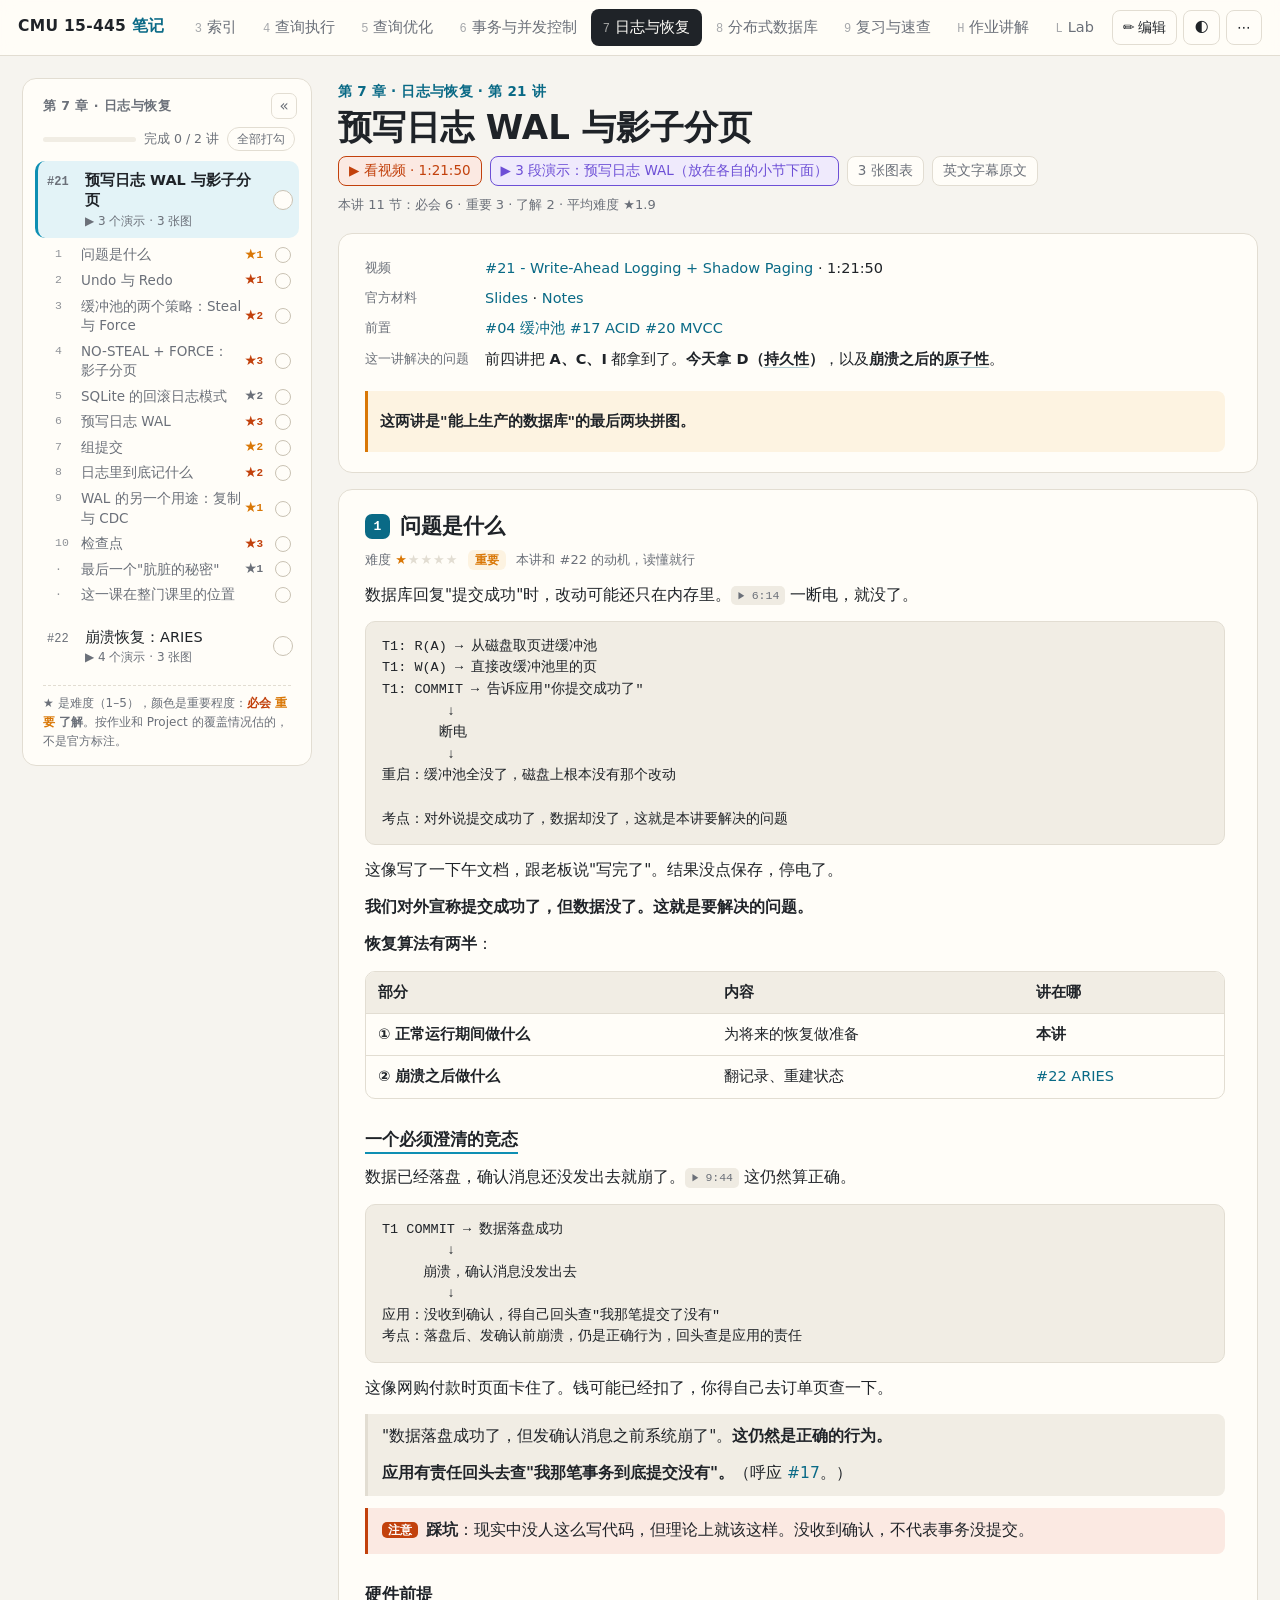
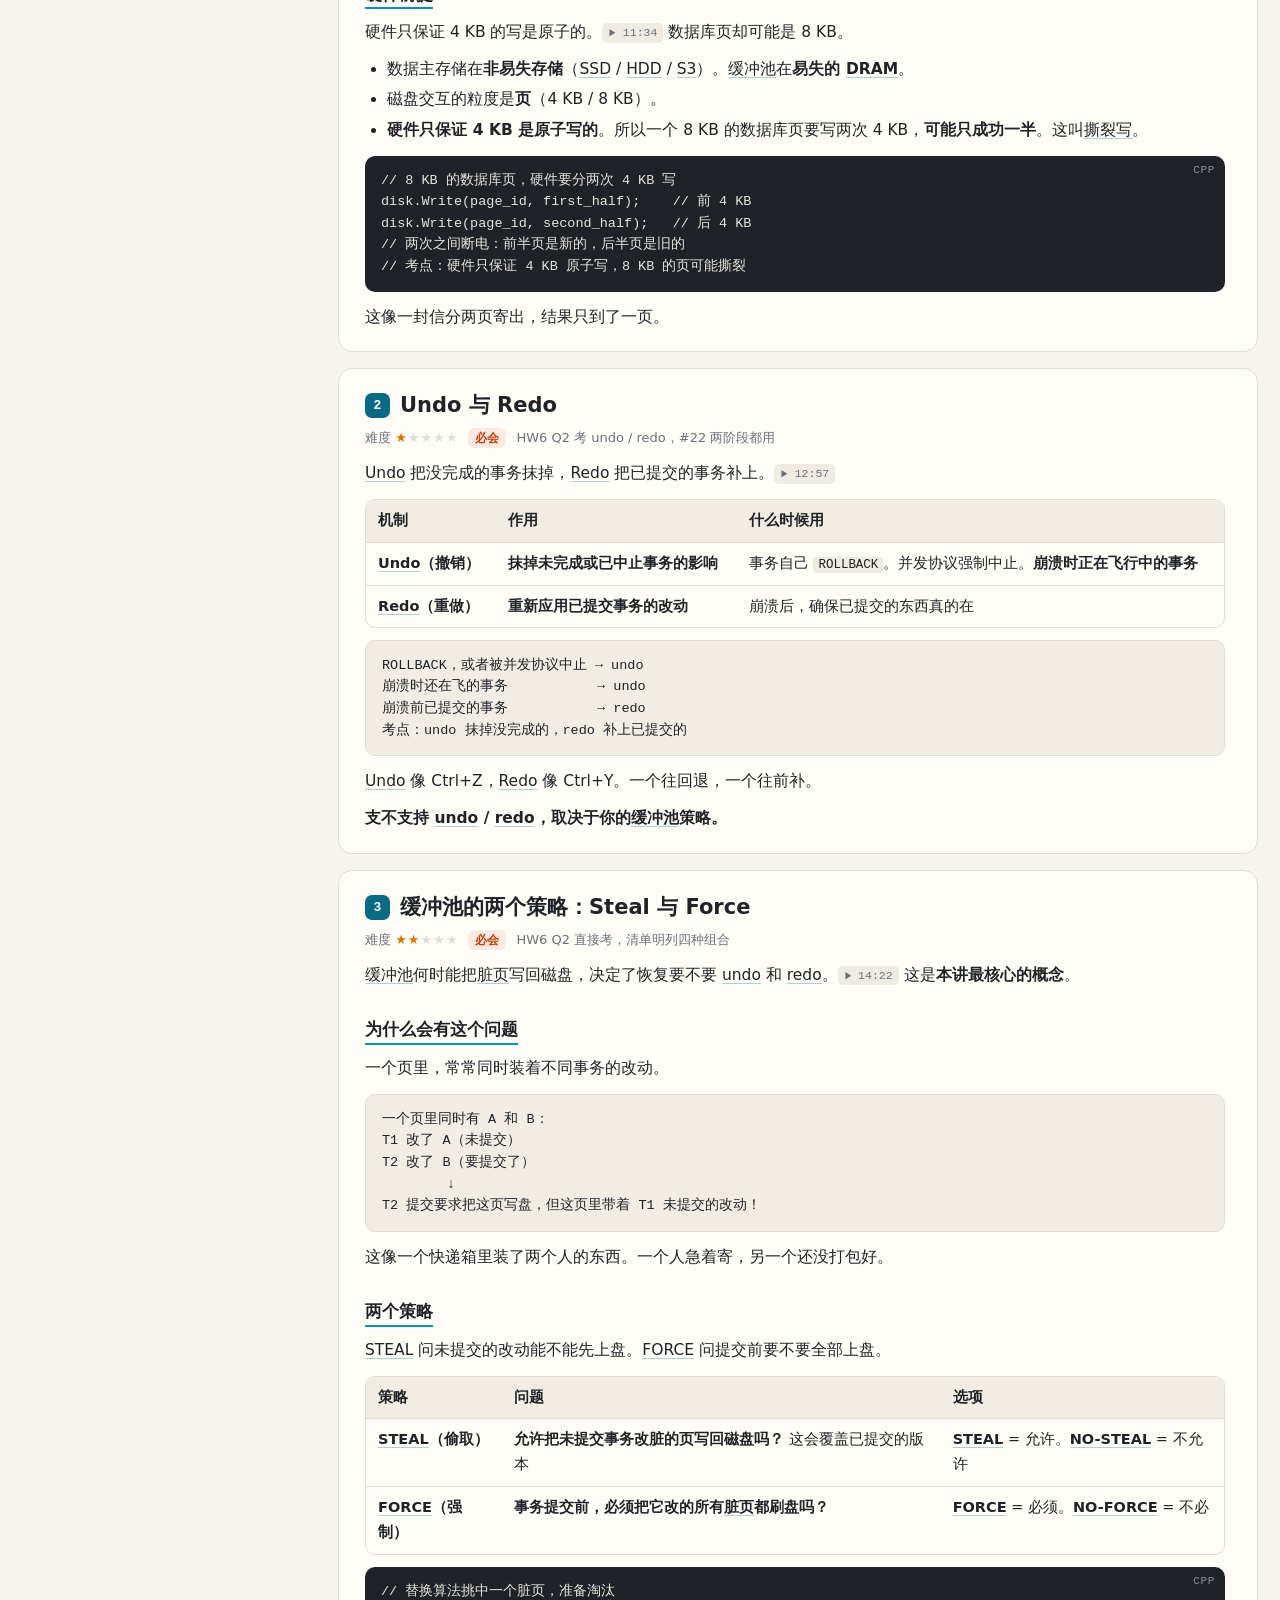
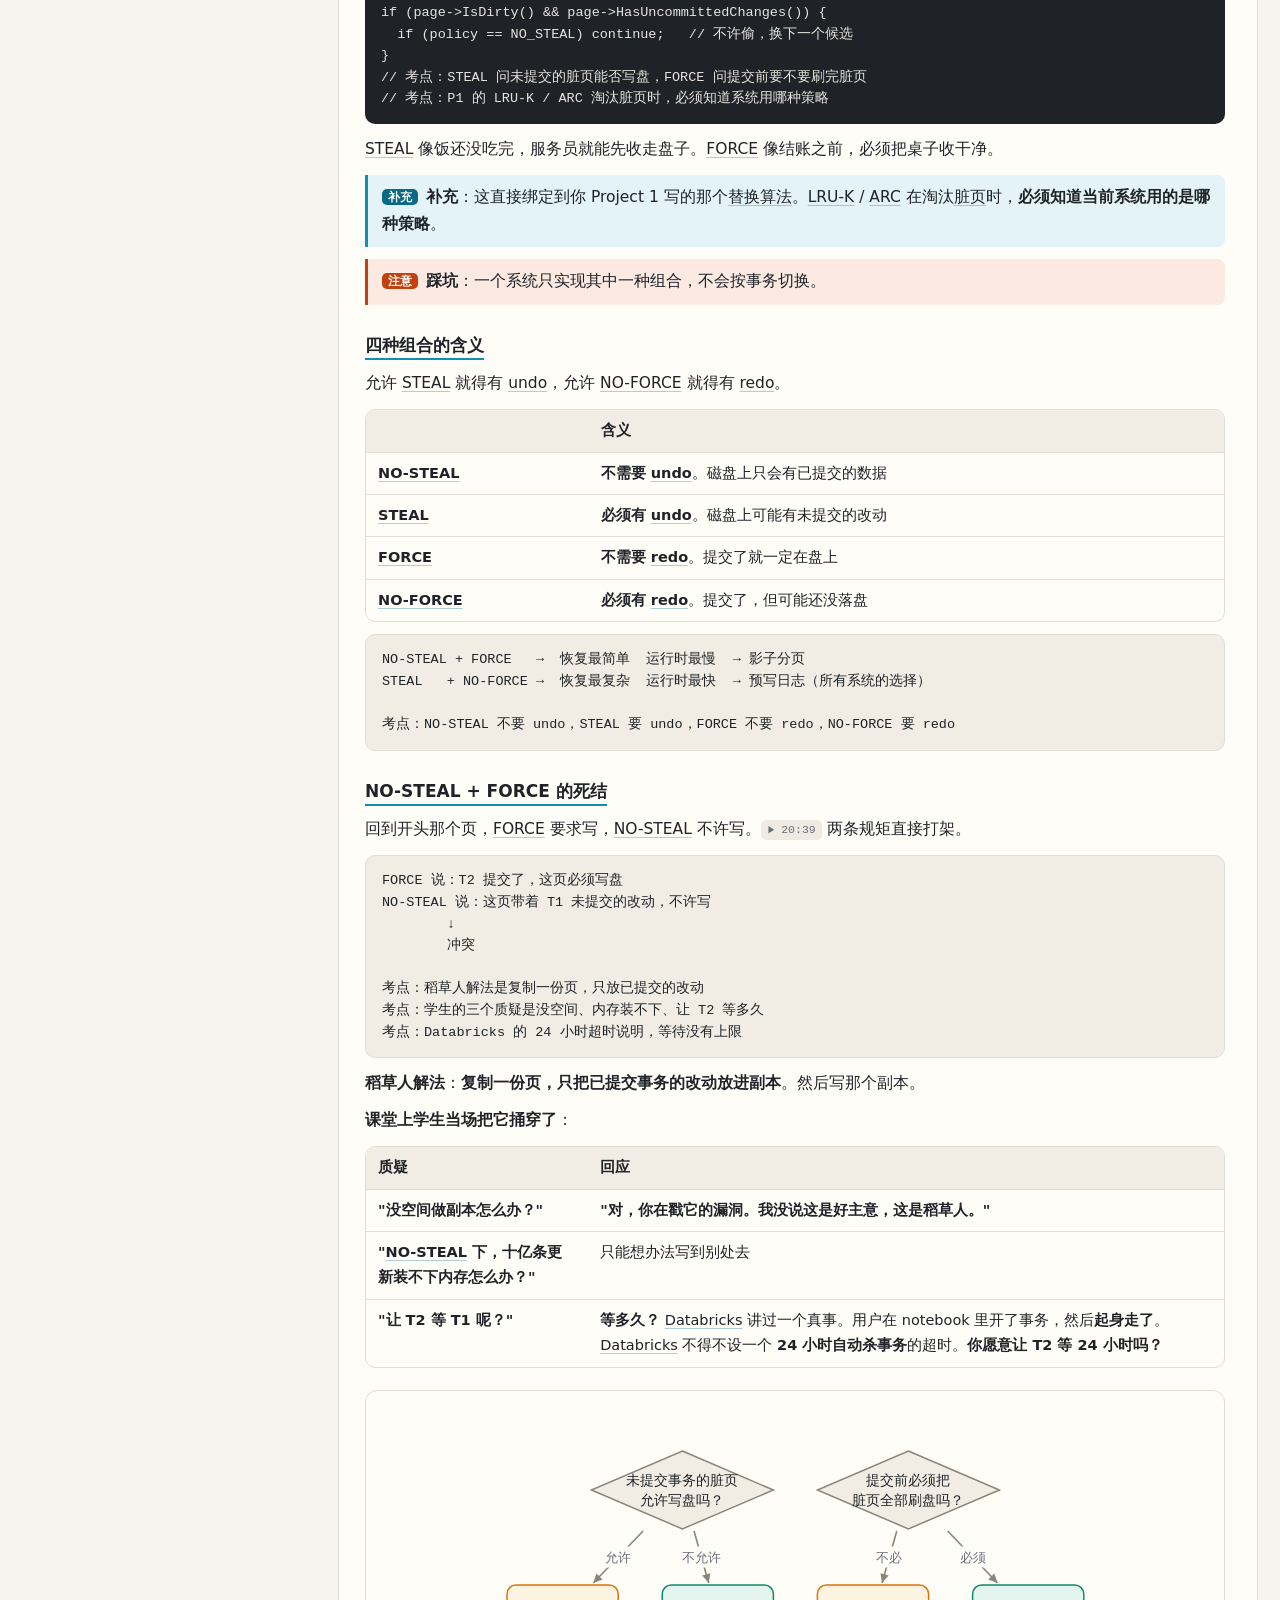
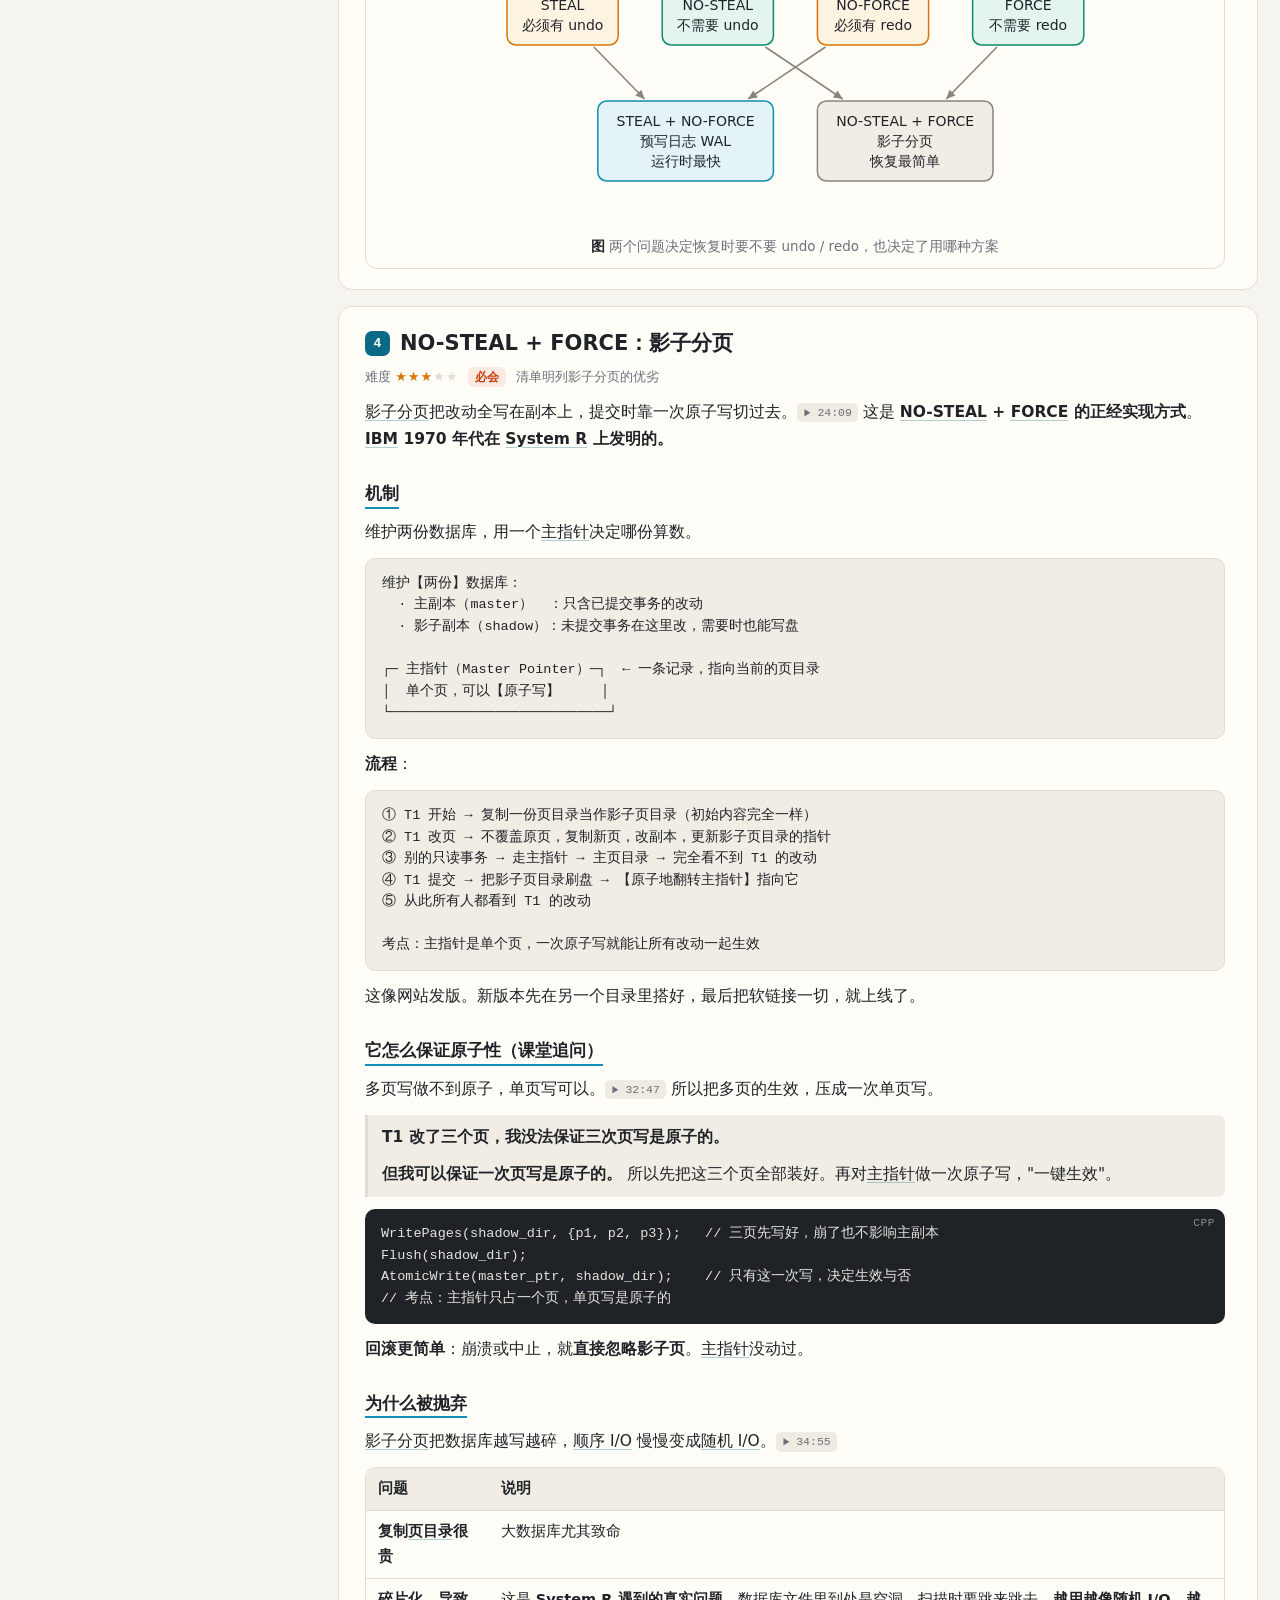
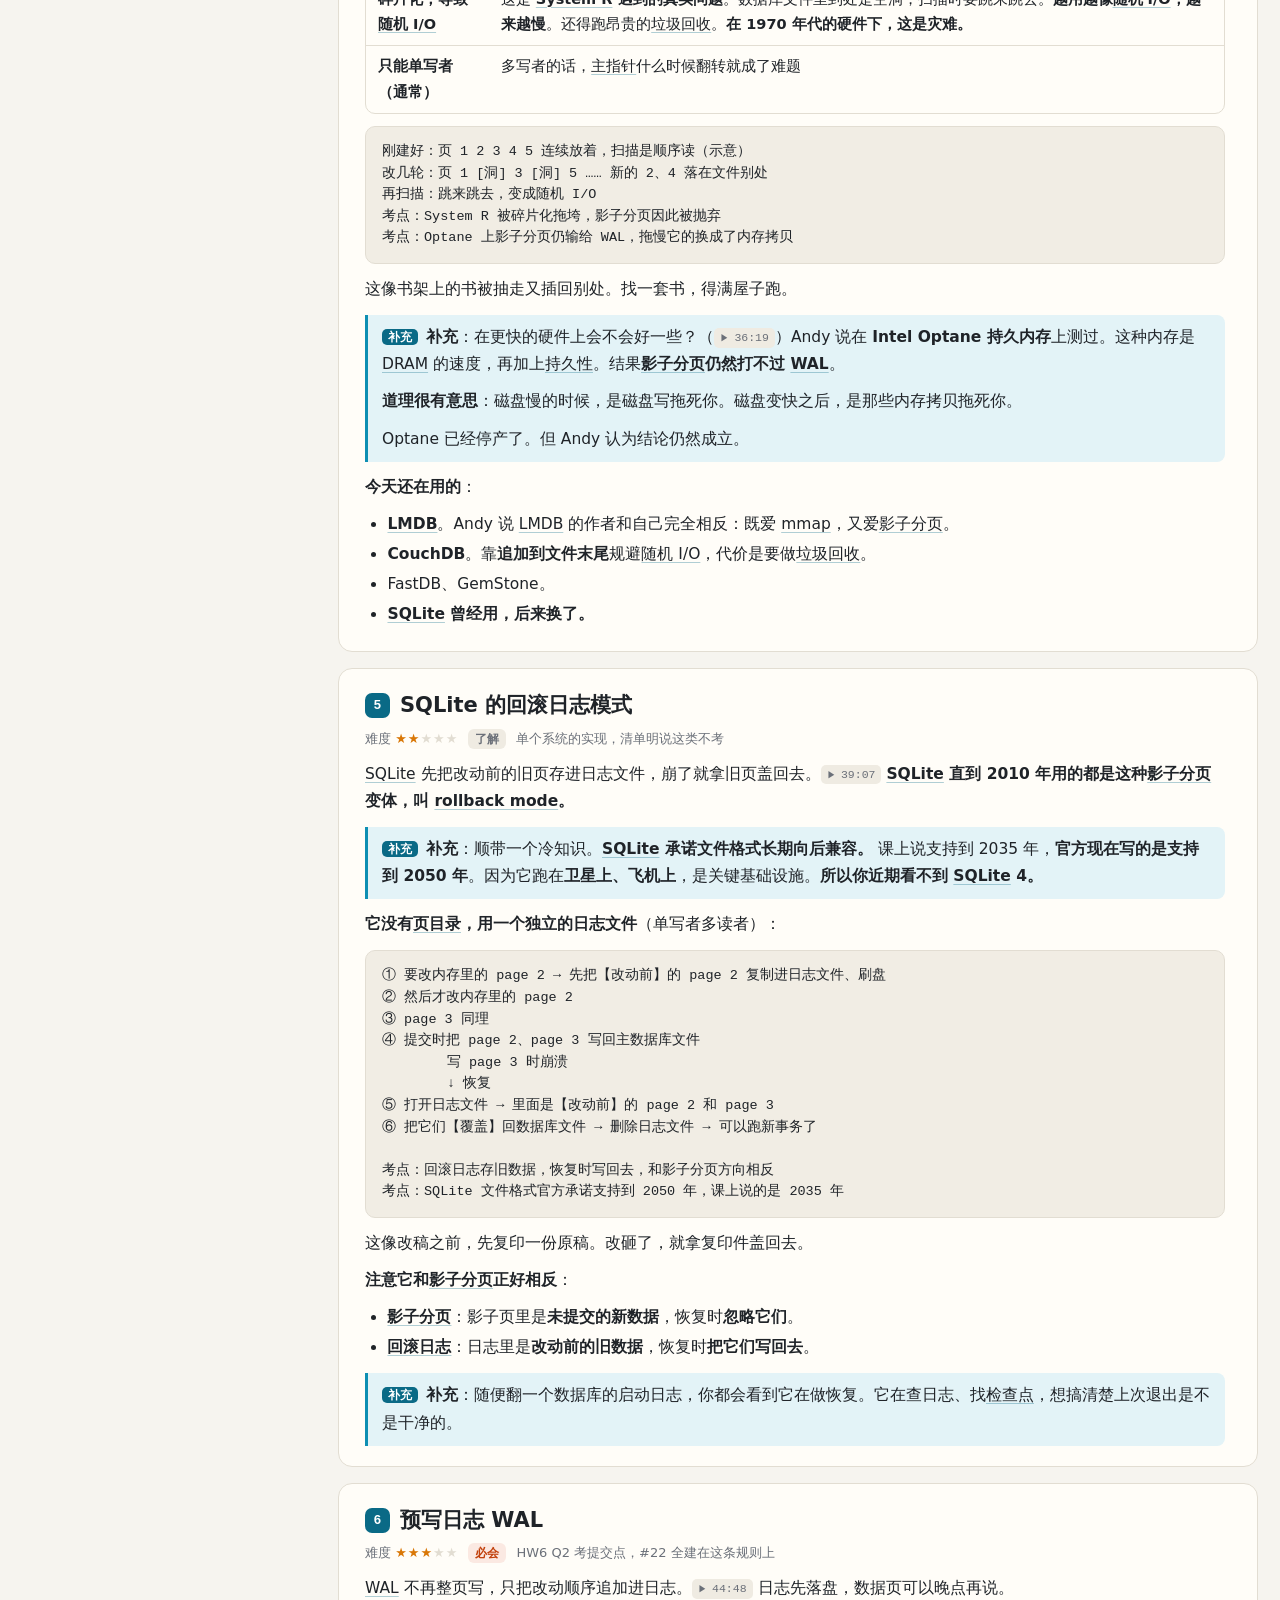
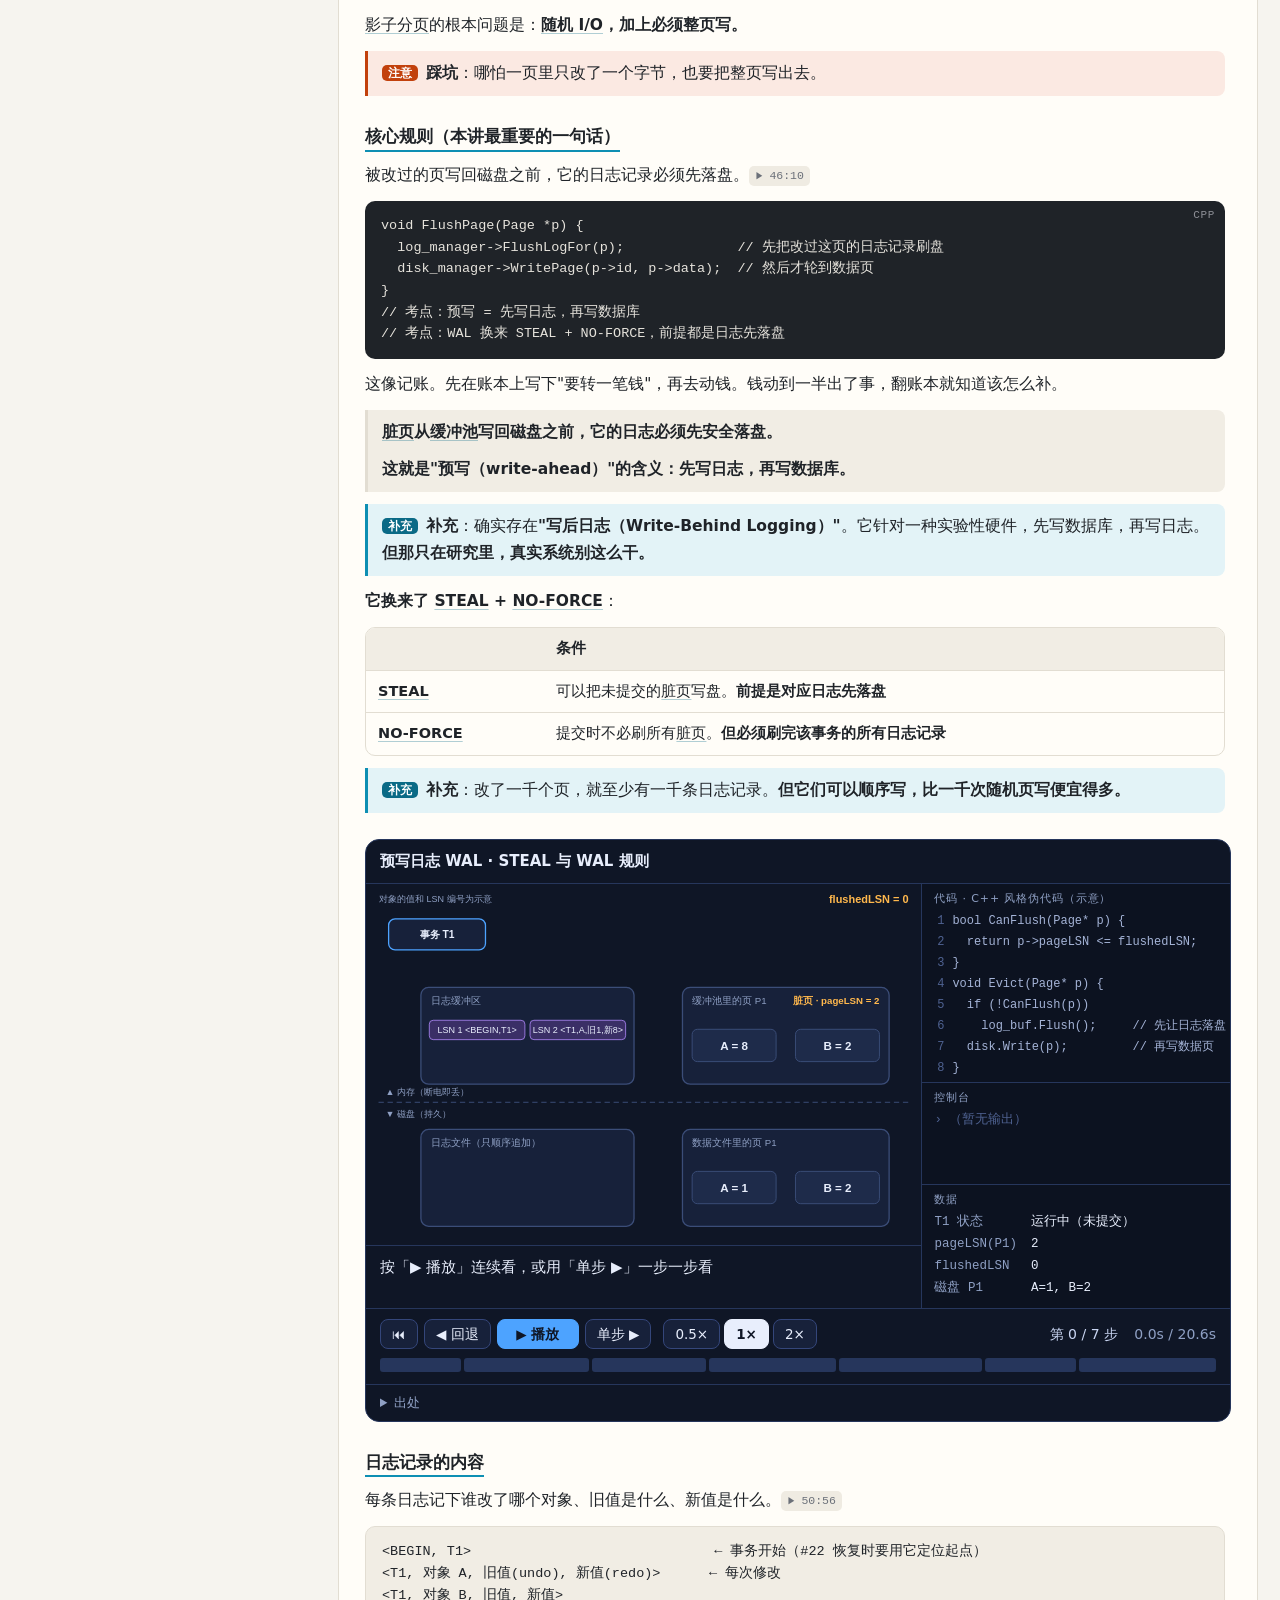
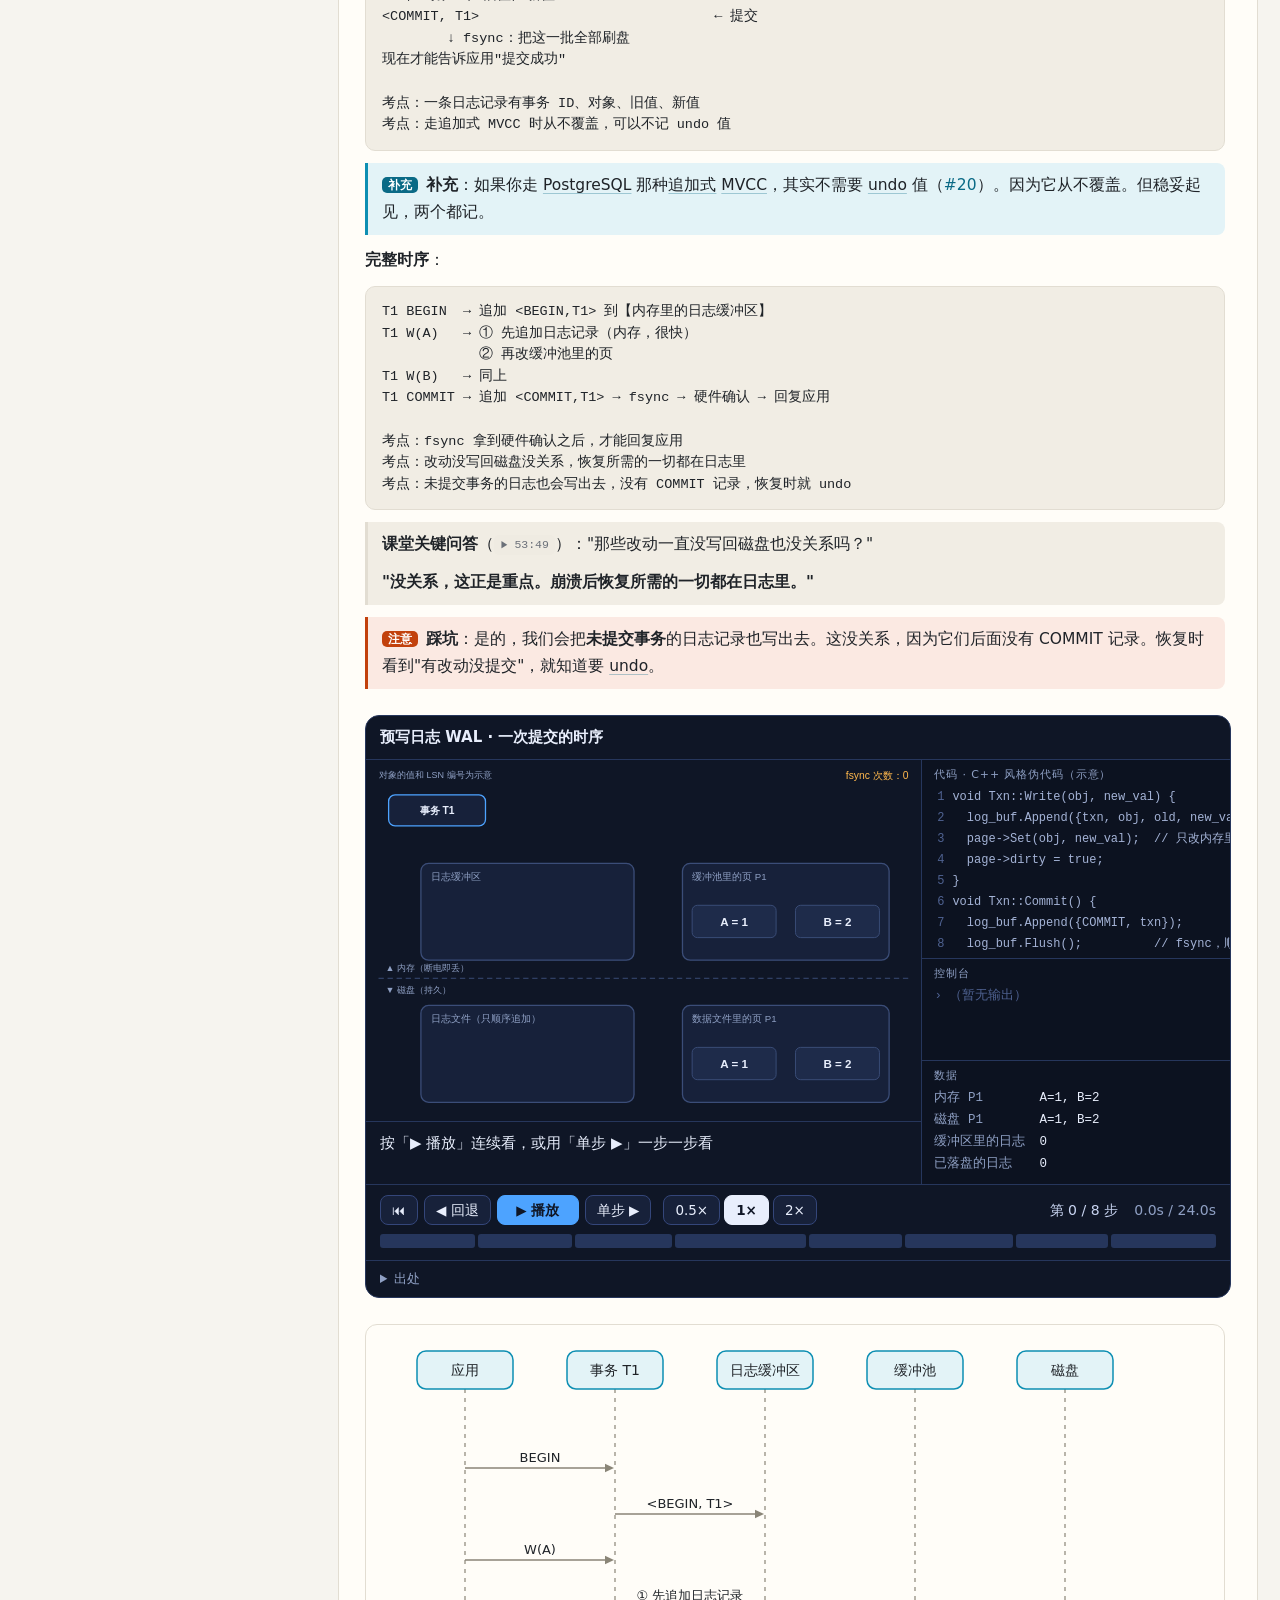
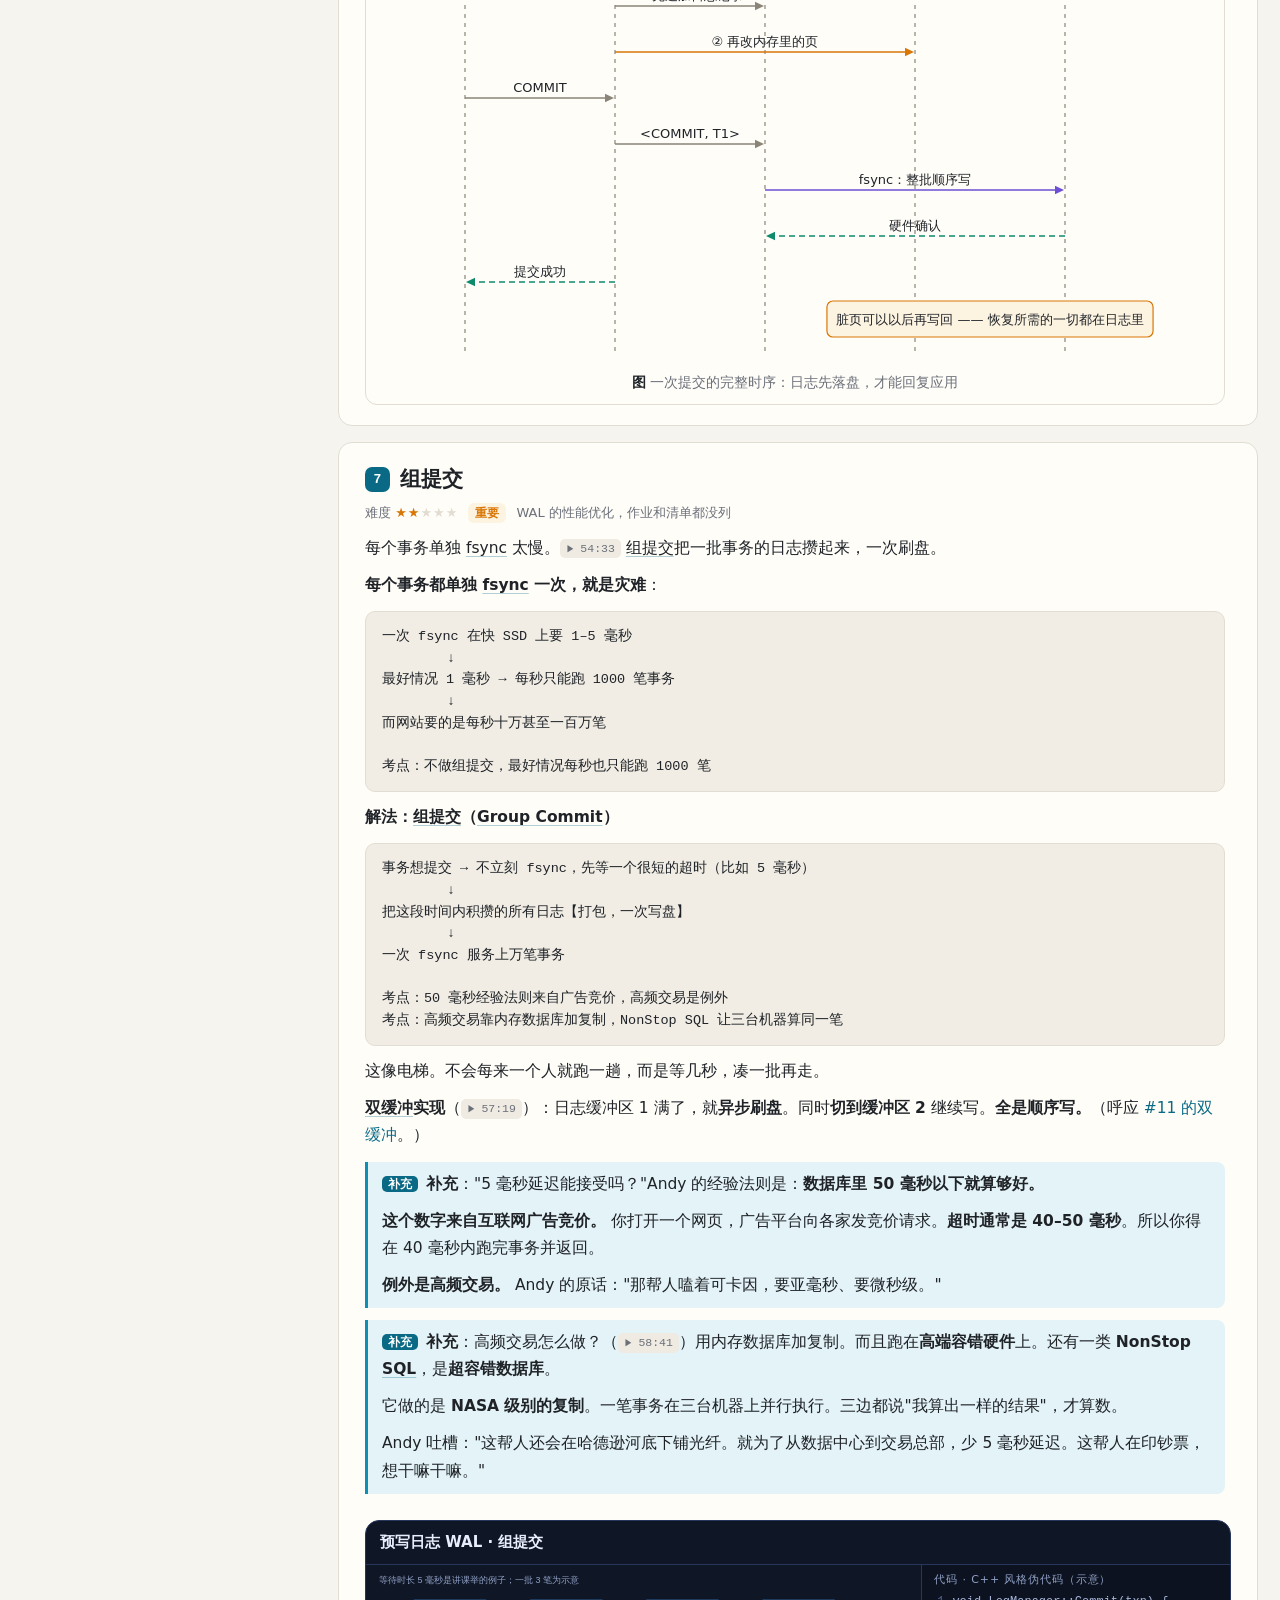
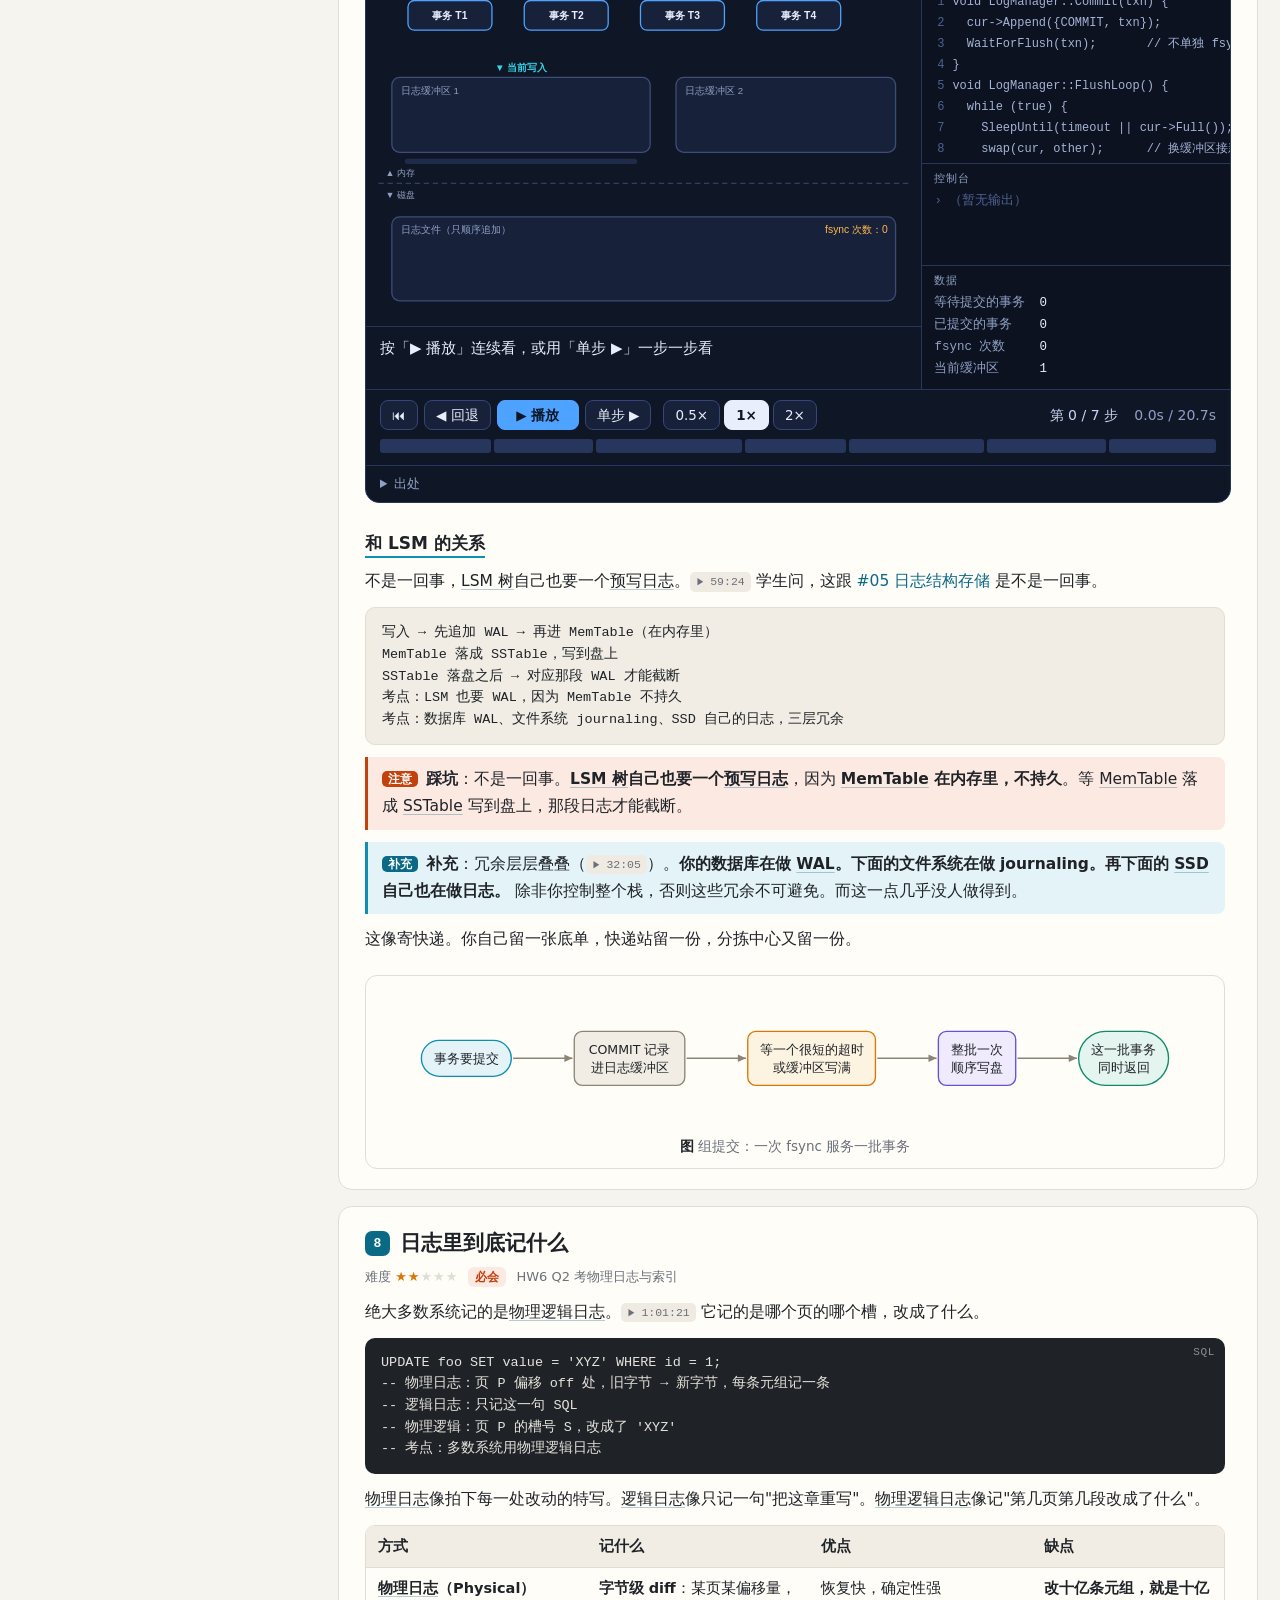
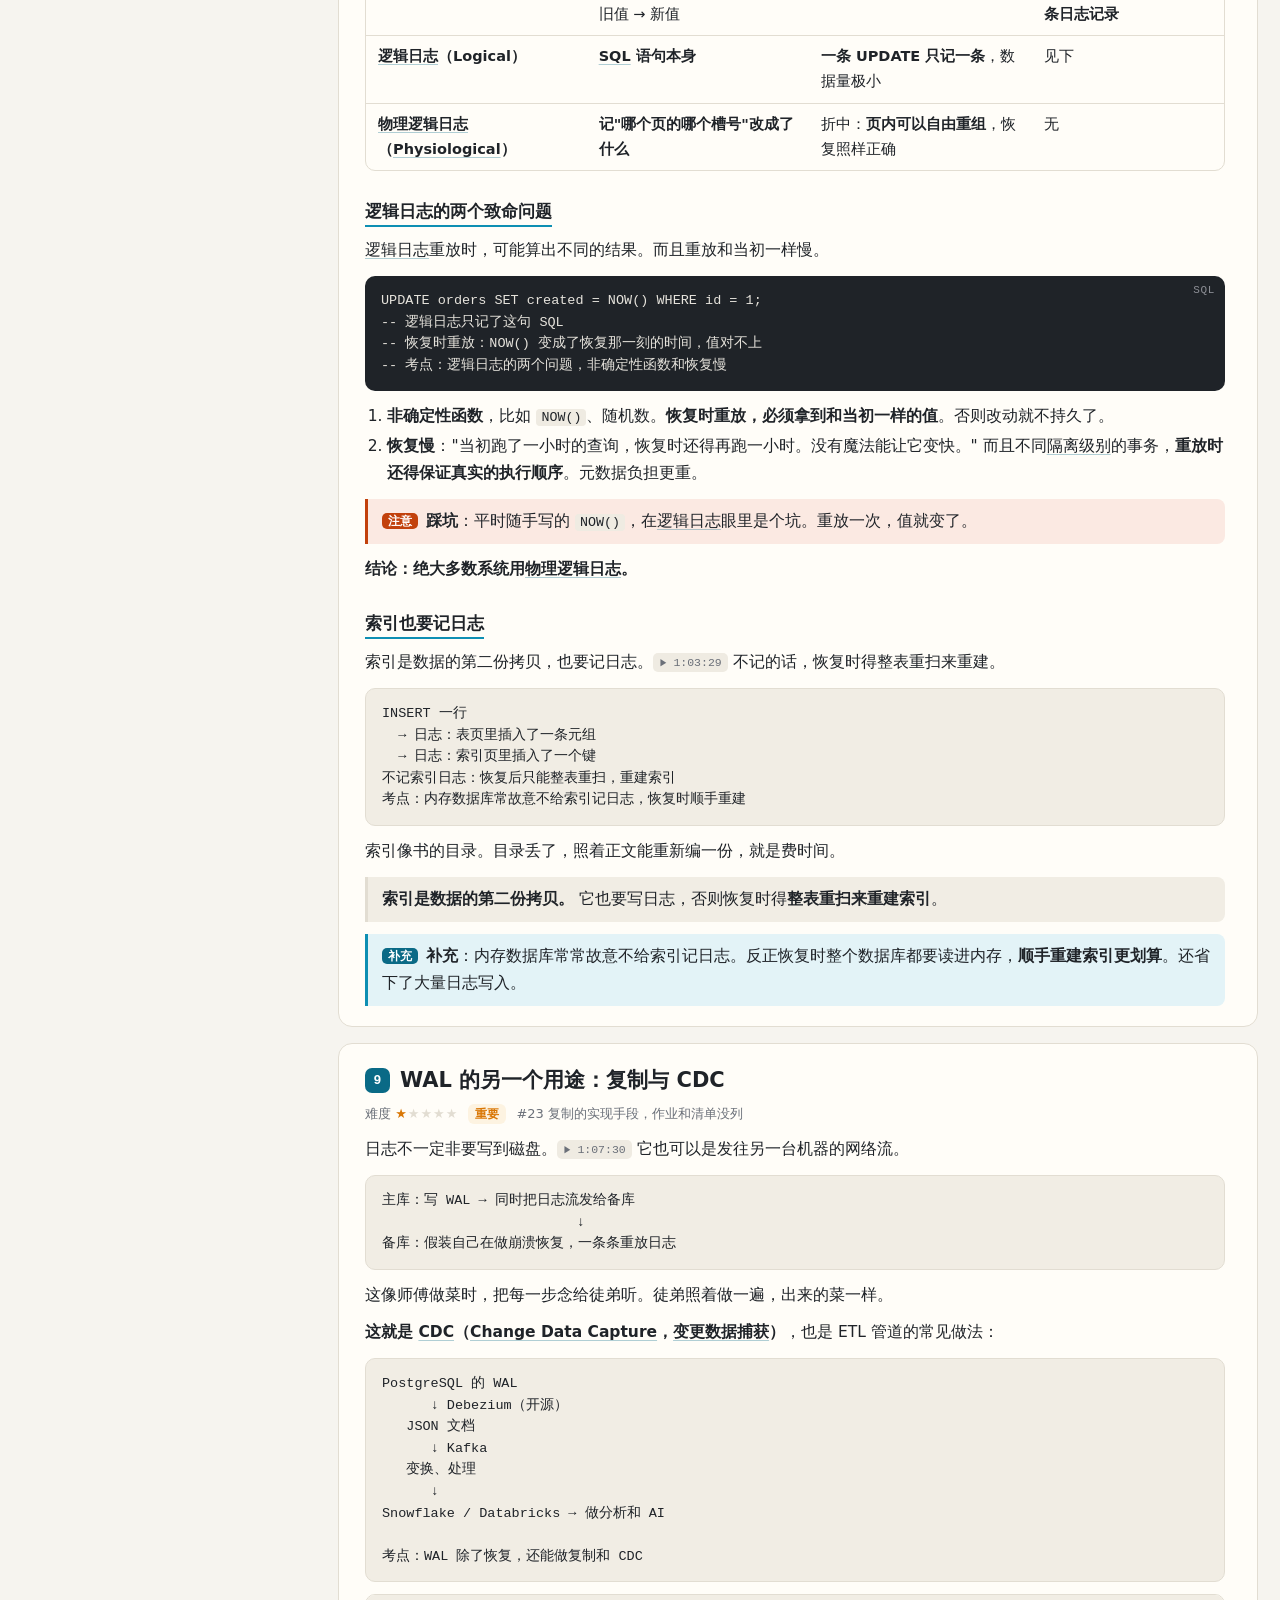
<file: ch07-recovery.html>
<!doctype html>
<html lang="zh-CN">
<head>
<meta charset="utf-8">
<meta name="viewport" content="width=device-width, initial-scale=1">
<title>第 7 章 · 日志与恢复 · CMU 15-445 笔记</title>
<style>
/* ═══════ 主题：暖米色纸面 + 白卡片（明）／暖灰（暗） ═══════ */
:root {
  --bg: #f6f4ef; --paper: #fffdf8; --ink: #1f2328; --muted: #6b7079; --line: #e2ddd2; --soft: #f1ede4; --chip: #efebe2;
  --accent: #0e8fb3; --accent-ink: #0a6a86; --accent-soft: #e3f3f7;
  --amber: #d97706; --amber-soft: #fdf3e1; --green: #0f8b6c; --green-soft: #e4f4ee; --red: #c2410c; --red-soft: #fbe9e2;
  --violet: #6d4fd6; --violet-soft: #efeafc; --edit: #9a4fe0; --pre-bg: #1f2328; --pre-ink: #e6e3dc; --nav: rgba(255, 253, 248, .92);
  --mono: "JetBrains Mono", "Cascadia Code", Consolas, "SFMono-Regular", "Microsoft YaHei", monospace;
  --sans: "PingFang SC", "Microsoft YaHei", "Noto Sans SC", system-ui, sans-serif;
  --card: var(--paper); --mute: var(--muted);
  --dg-ink: #1f2328; --dg-line: #8a8577; --dg-bg: #fffdf8;
  --dg-gray: #8a8577; --dg-gray-bg: #f1ede4; --dg-blue: #0e8fb3; --dg-blue-bg: #e3f3f7; --dg-green: #0f8b6c; --dg-green-bg: #e4f4ee;
  --dg-amber: #d97706; --dg-amber-bg: #fdf3e1; --dg-red: #c2410c; --dg-red-bg: #fbe9e2; --dg-purple: #6d4fd6; --dg-purple-bg: #efeafc;
}
:root[data-theme="dark"] {
  --bg: #15171a; --paper: #1c1f23; --ink: #e6e3dc; --muted: #9a9a93; --line: #2e3238; --soft: #24282d; --chip: #2a2e34;
  --accent: #4fc3dc; --accent-ink: #7fd6ea; --accent-soft: #16323a;
  --amber: #f0a94a; --amber-soft: #33290f; --green: #4fd1a5; --green-soft: #12302a; --red: #f08a6a; --red-soft: #3a1d14;
  --violet: #a996f5; --violet-soft: #272045; --edit: #c58cff; --pre-bg: #0f1113; --pre-ink: #e6e3dc; --nav: rgba(28, 31, 35, .92);
  --dg-ink: #e6e3dc; --dg-line: #7d7f78; --dg-bg: #1c1f23;
  --dg-gray: #7d7f78; --dg-gray-bg: #24282d; --dg-blue: #4fc3dc; --dg-blue-bg: #16323a; --dg-green: #4fd1a5; --dg-green-bg: #12302a;
  --dg-amber: #f0a94a; --dg-amber-bg: #33290f; --dg-red: #f08a6a; --dg-red-bg: #3a1d14; --dg-purple: #a996f5; --dg-purple-bg: #272045;
}
* { box-sizing: border-box; }
html { scroll-padding-top: 76px; }
body { margin: 0; background: var(--bg); color: var(--ink); font: 15.5px/1.75 var(--sans); overflow-x: hidden; -webkit-text-size-adjust: 100%; }
a { color: var(--accent-ink); text-decoration: none; }
a:hover { text-decoration: underline; }
code, pre, kbd { font-family: var(--mono); }
button { font: inherit; color: inherit; cursor: pointer; }

/* ═══════ 顶部导航：品牌 + 带编号的章节标签 ═══════ */
.top {
  position: sticky; top: 0; z-index: 30; height: 56px; display: flex; align-items: center; gap: 6px; padding: 0 18px;
  background: var(--nav); -webkit-backdrop-filter: blur(8px); backdrop-filter: blur(8px); border-bottom: 1px solid var(--line);
}
.brand { font-weight: 700; color: var(--ink); white-space: nowrap; margin-right: 10px; letter-spacing: .3px; }
.brand span { color: var(--accent-ink); font-family: var(--mono); font-weight: 600; }
.brand:hover { text-decoration: none; }
.tabs { display: flex; gap: 2px; flex: 1; min-width: 0; overflow-x: auto; scrollbar-width: none; }
.tabs::-webkit-scrollbar { display: none; }
.tabs a { color: var(--muted); padding: 6px 12px; border-radius: 8px; white-space: nowrap; font-size: 14.5px; }
.tabs a:hover { background: var(--soft); color: var(--ink); text-decoration: none; }
.tabs a.on { background: var(--ink); color: var(--paper); }
.tabs a em { font-style: normal; font-family: var(--mono); font-size: 12px; opacity: .6; margin-right: 5px; }
.top .sub-t { color: var(--muted); flex: 1; min-width: 0; white-space: nowrap; overflow: hidden; text-overflow: ellipsis; }
.tb { border: 1px solid var(--line); background: var(--paper); border-radius: 8px; padding: 4px 10px; font-size: 14px; white-space: nowrap; display: inline-flex; align-items: center; gap: 4px; color: var(--ink); flex: none; }
.tb:hover { background: var(--soft); text-decoration: none; }
.tb.on { background: var(--edit); border-color: var(--edit); color: #fff; }
#menuBtn { display: none; }
.rp { position: absolute; left: 0; bottom: -1px; height: 2px; width: 0; background: var(--accent); }
.menu { position: relative; flex: none; }
.menu-pop { display: none; position: absolute; right: 0; top: 38px; min-width: 210px; background: var(--paper); border: 1px solid var(--line); border-radius: 12px; padding: 6px; box-shadow: 0 10px 30px rgba(0, 0, 0, .14); }
.menu.open .menu-pop { display: block; }
.menu-pop button { display: block; width: 100%; text-align: left; border: 0; background: none; padding: 7px 10px; border-radius: 7px; font-size: 14px; }
.menu-pop button:hover { background: var(--soft); }
.menu-pop hr { border: 0; border-top: 1px solid var(--line); margin: 4px 0; }

/* ═══════ 骨架：左侧一张目录卡片 + 右侧正文卡片流 ═══════ */
.shell { display: grid; grid-template-columns: 290px minmax(0, 1fr); gap: 26px; max-width: 1540px; margin: 0 auto; padding: 22px 22px 0; align-items: start; }
.side { position: sticky; top: 78px; max-height: calc(100vh - 100px); overflow-y: auto; background: var(--paper); border: 1px solid var(--line); border-radius: 14px; padding: 12px; font-size: 14.5px; }
.side h4 { margin: 4px 8px 8px; font-size: 12.5px; color: var(--muted); font-weight: 600; letter-spacing: .04em; }
.side ul { list-style: none; margin: 0; padding: 0; }
.lr { display: grid; grid-template-columns: minmax(0, 1fr) auto; align-items: center; gap: 4px; border-radius: 10px; border-left: 3px solid transparent; }
.lr > a { display: grid; grid-template-columns: 30px minmax(0, 1fr); gap: 8px; padding: 9px 4px 9px 9px; border-radius: 10px; color: var(--ink); line-height: 1.4; align-items: baseline; }
.lr > a:hover { background: var(--soft); text-decoration: none; }
.lr > .ck { margin-right: 6px; }
.lecs .n { font-family: var(--mono); font-size: 12px; color: var(--muted); }
.lecs .t small { display: block; font-size: 12px; font-weight: 400; color: var(--muted); margin-top: 2px; }
.lecs .t small.sc:empty { display: none; }
.lecs .t small.sc { color: var(--green); }
.lecs > li.on > .lr { background: var(--accent-soft); border-left-color: var(--accent); }
.lecs > li.on > .lr > a { font-weight: 600; }
.lecs > li.on > .lr > a:hover { background: transparent; }
.lecs > li.read:not(.on) .t { color: var(--muted); }
.lecs .sub { display: none; margin: 4px 0 10px 12px; }
.lecs li.on .sub { display: block; }
.lecs .sub li { display: grid; grid-template-columns: minmax(0, 1fr) auto; align-items: center; gap: 4px; padding-right: 8px; }
.lecs .sub a { display: grid; grid-template-columns: 22px minmax(0, 1fr) auto; gap: 4px; padding: 3px 8px; border-radius: 6px; color: var(--muted); font-size: 13.5px; line-height: 1.45; }
.lecs .sub a i { font-style: normal; font-family: var(--mono); font-size: 11.5px; opacity: .75; padding-top: 1px; }
.lecs .sub a:hover { color: var(--ink); text-decoration: none; background: var(--soft); }
.lecs .sub a.cur { color: var(--accent-ink); font-weight: 600; }
main { min-width: 0; padding-bottom: 80px; }
.lec { display: none; max-width: 1200px; }
.lec.on { display: block; }

/* ═══════ 讲次标题区 ═══════ */
.lec-hd { margin: 2px 0 16px; }
.kick { font-size: 13.5px; font-weight: 600; color: var(--accent-ink); letter-spacing: .02em; }
.lec-hd h1 { margin: 2px 0 8px; font-size: clamp(26px, 3.6vw, 34px); line-height: 1.25; }
.chips { display: flex; flex-wrap: wrap; gap: 8px; }
.chip { border: 1px solid var(--line); background: var(--paper); border-radius: 8px; padding: 2px 10px; font-size: 13.5px; color: var(--muted); }
a.chip.cv { border-color: var(--violet); color: var(--violet); background: var(--violet-soft); }
a.chip.cv:hover { text-decoration: none; filter: brightness(.97); }
.meta { display: grid; grid-template-columns: auto minmax(0, 1fr); gap: 5px 16px; font-size: 14.5px; }
.meta .mv, .meta .mq { min-width: 0; overflow-wrap: anywhere; }
.md p a, .md li a { overflow-wrap: anywhere; }
.meta .mk { color: var(--muted); font-size: 13px; white-space: nowrap; padding-top: 1px; }
.meta .mq { grid-column: 1 / -1; padding: 8px 12px; margin-top: 4px; border-left: 3px solid var(--amber); background: var(--amber-soft); border-radius: 0 8px 8px 0; }

/* ═══════ 正文：一节一张卡片 ═══════ */
.sec { background: var(--paper); border: 1px solid var(--line); border-radius: 14px; padding: 22px 26px 20px; margin: 0 0 16px; }
.sec > * { max-width: 860px; }
.sec > .wide { max-width: none; }
.sec > :first-child { margin-top: 0; } .sec > :last-child { margin-bottom: 0; }
.md h2 { font-size: 21px; margin: 0 0 12px; line-height: 1.4; }
.md h3 { font-size: 17px; margin: 28px 0 8px; line-height: 1.45; display: table; border-bottom: 2px solid var(--accent); padding-bottom: 1px; }
.md h4 { font-size: 15.5px; margin: 20px 0 6px; color: var(--accent-ink); }
.hn { display: inline-grid; place-items: center; min-width: 25px; height: 25px; padding: 0 6px; margin-right: 10px; border-radius: 7px; background: var(--accent-ink); color: #fff; font: 600 13px/1 var(--mono); vertical-align: 3px; }
:root[data-theme="dark"] .hn { color: #10262c; }
.hc { display: inline-block; font-size: 11.5px; font-weight: 600; line-height: 1.5; border-radius: 5px; padding: 0 6px; margin-right: 8px; vertical-align: 3px; border: 1px solid transparent; }
.hc-key { background: var(--amber-soft); color: var(--amber); border-color: var(--amber); }
.hc-hot { background: var(--red-soft); color: var(--red); border-color: var(--red); }
.hc-warn { background: var(--amber-soft); color: var(--amber); }
.hc-ok { background: var(--green-soft); color: var(--green); }
.hc-bad { background: var(--red-soft); color: var(--red); }
.hc-tip { background: var(--accent-soft); color: var(--accent-ink); }
.hc-new { background: var(--violet-soft); color: var(--violet); }
.md p { margin: 10px 0; }
.md ul, .md ol { padding-left: 1.45em; margin: 10px 0; }
.md li { margin: 3px 0; }
.md strong { font-weight: 700; }
.md code { background: var(--chip); padding: 1px 5px; border-radius: 4px; font-size: .86em; }
.md pre { background: var(--pre-bg); color: var(--pre-ink); padding: 14px 16px; border-radius: 10px; overflow-x: auto; font-size: 13.5px; line-height: 1.6; margin: 12px 0; position: relative; }
.md pre.plain { background: var(--soft); color: var(--ink); border: 1px solid var(--line); }
.md pre code { background: none; padding: 0; font-size: inherit; color: inherit; }
.md pre[data-lang]::after { content: attr(data-lang); position: absolute; top: 6px; right: 10px; font-size: 11px; color: #8d8f96; letter-spacing: .06em; text-transform: uppercase; }
.md blockquote { margin: 12px 0; padding: 9px 14px; border-left: 3px solid var(--line); background: var(--soft); border-radius: 0 8px 8px 0; }
.md blockquote > :first-child { margin-top: 0; } .md blockquote > :last-child { margin-bottom: 0; }
.md blockquote blockquote { background: none; }
.md blockquote.tip { border-left-color: var(--accent); background: var(--accent-soft); }
.md blockquote.warn { border-left-color: var(--red); background: var(--red-soft); }
.md blockquote.key { border-left-color: var(--amber); background: var(--amber-soft); }
.md blockquote.ok { border-left-color: var(--green); background: var(--green-soft); }
.md blockquote.bad { border-left-color: var(--red); background: var(--red-soft); }
.md blockquote[class] > p:first-child::before { font-size: 11.5px; font-weight: 700; border-radius: 5px; padding: 1px 6px; margin-right: 8px; vertical-align: 1px; color: #fff; }
.md blockquote.tip > p:first-child::before { content: "补充"; background: var(--accent-ink); }
.md blockquote.warn > p:first-child::before { content: "注意"; background: var(--red); }
.md blockquote.key > p:first-child::before { content: "要点"; background: var(--amber); }
.md blockquote.ok > p:first-child::before { content: "✓"; background: var(--green); }
.md blockquote.bad > p:first-child::before { content: "✗"; background: var(--red); }
.tbl { overflow-x: auto; margin: 12px 0; border: 1px solid var(--line); border-radius: 10px; }
.tbl table { border-collapse: collapse; width: 100%; font-size: 14.5px; }
.tbl th, .tbl td { padding: 8px 12px; border-bottom: 1px solid var(--line); text-align: left; vertical-align: top; }
.tbl th { background: var(--soft); font-weight: 600; white-space: nowrap; }
.tbl tr:last-child td { border-bottom: 0; }
a.ts { display: inline-block; font: 11.5px/1.7 var(--mono); padding: 0 6px; border-radius: 5px; background: var(--chip); color: var(--muted); vertical-align: 1px; white-space: nowrap; }
a.ts::before { content: "▶ "; font-size: 9px; }
a.ts:hover { color: var(--accent-ink); text-decoration: none; }
.sec.quiz { border-left: 4px solid var(--accent); }
.sec.quiz ol { padding-left: 0; list-style: none; counter-reset: q; }
.sec.quiz ol > li { counter-increment: q; position: relative; padding: 8px 0 8px 38px; border-bottom: 1px dashed var(--line); margin: 0; }
.sec.quiz ol > li:last-child { border-bottom: 0; }
.sec.quiz ol > li::before { content: counter(q); position: absolute; left: 0; top: 10px; font: 600 12.5px/1 var(--mono); width: 24px; height: 24px; border-radius: 50%; background: var(--ink); color: var(--paper); display: grid; place-items: center; }
.sec.place { border-style: dashed; background: none; }
.lec-ft { display: flex; flex-wrap: wrap; gap: 12px; align-items: center; margin: 22px 0 0; }
.rd { border: 1px solid var(--line); background: var(--paper); border-radius: 999px; padding: 6px 16px; font-size: 14px; }
.rd:hover { background: var(--soft); }
.rd.on { background: var(--green-soft); border-color: var(--green); color: var(--green); }
.pn { display: flex; justify-content: space-between; gap: 12px; margin-top: 14px; }
.pn a { border: 1px solid var(--line); border-radius: 12px; padding: 10px 14px; background: var(--paper); max-width: 48%; color: var(--ink); }
.pn a:hover { border-color: var(--accent); text-decoration: none; }
.pn a small { display: block; color: var(--muted); font-family: var(--mono); font-size: 12px; }

/* ═══════ 可编辑 ═══════ */
body.editing [data-b] { outline: 1px dashed transparent; outline-offset: 4px; border-radius: 4px; }
body.editing [data-b]:hover { outline-color: var(--line); }
body.editing [data-b]:focus { outline: 2px solid var(--edit); }
[data-b].edited { box-shadow: -3px 0 0 var(--edit); }
.mynote { padding: 14px 16px; border: 1px dashed var(--line); border-radius: 14px; min-height: 70px; margin: 0 0 16px; }
.mynote::before { content: "我的笔记"; display: block; font: 600 12px/1.6 var(--mono); color: var(--muted); margin-bottom: 6px; }
.mynote:empty::after { content: "打开右上角「编辑」后可以在这里写自己的笔记；正文里的任何段落、表格也都能直接改。改动自动保存在本机浏览器里。"; color: var(--muted); font-size: 14px; }
.toast { position: fixed; left: 50%; bottom: 26px; transform: translateX(-50%); background: #1f2328; color: #fff; padding: 8px 16px; border-radius: 999px; font-size: 14px; z-index: 50; display: none; }
.toast.on { display: block; }

/* ═══════ 图表 ═══════ */
figure.dg { margin: 22px 0; padding: 14px 14px 10px; background: var(--card); border: 1px solid var(--line); border-radius: 12px; }
figure.dg figcaption { font-size: 13.5px; color: var(--mute); text-align: center; margin-top: 8px; }
figure.dg figcaption b { color: var(--ink); }
.dg-body svg { display: block; margin: 0 auto; max-width: 100%; height: auto; }
.dg-body text { font-family: inherit; fill: var(--dg-ink); }
.dg-n rect, .dg-n polygon, .dg-n path { fill: var(--dg-gray-bg); stroke: var(--dg-gray); stroke-width: 1.5; }
.dg-n.c-blue rect, .dg-n.c-blue polygon { fill: var(--dg-blue-bg); stroke: var(--dg-blue); }
.dg-n.c-green rect, .dg-n.c-green polygon { fill: var(--dg-green-bg); stroke: var(--dg-green); }
.dg-n.c-amber rect, .dg-n.c-amber polygon { fill: var(--dg-amber-bg); stroke: var(--dg-amber); }
.dg-n.c-red rect, .dg-n.c-red polygon { fill: var(--dg-red-bg); stroke: var(--dg-red); }
.dg-n.c-purple rect, .dg-n.c-purple polygon { fill: var(--dg-purple-bg); stroke: var(--dg-purple); }
.dg-e { stroke: var(--dg-line); stroke-width: 1.6; fill: none; }
.dg-e.dash { stroke-dasharray: 6 4; }
.dg-e.c-blue { stroke: var(--dg-blue); } .dg-e.c-green { stroke: var(--dg-green); } .dg-e.c-amber { stroke: var(--dg-amber); }
.dg-e.c-red { stroke: var(--dg-red); } .dg-e.c-purple { stroke: var(--dg-purple); }
.dg-ah { fill: var(--dg-line); }
.dg-ah.c-blue { fill: var(--dg-blue); } .dg-ah.c-green { fill: var(--dg-green); } .dg-ah.c-amber { fill: var(--dg-amber); }
.dg-ah.c-red { fill: var(--dg-red); } .dg-ah.c-purple { fill: var(--dg-purple); }
.dg-el-bg { fill: var(--dg-bg); }
.dg-el { font-size: 12.5px; fill: var(--mute) !important; }
.dg-life { stroke: var(--dg-line); stroke-dasharray: 4 5; stroke-width: 1.2; }
.dg-note rect { fill: var(--dg-amber-bg); stroke: var(--dg-amber); stroke-width: 1.2; }
.dg-layers { display: flex; flex-direction: column; gap: 6px; max-width: 760px; margin: 0 auto; }
.dg-layer { display: grid; grid-template-columns: 74px minmax(0, 1fr); border: 1.5px solid var(--dg-gray); border-radius: 10px; background: var(--dg-gray-bg); overflow: hidden; }
.dg-layer .tag { display: flex; align-items: center; justify-content: center; font-size: 12.5px; font-weight: 600; background: rgba(127, 140, 170, .16); padding: 4px; text-align: center; }
.dg-layer .bd { padding: 8px 12px; line-height: 1.45; }
.dg-layer .bd b { display: block; }
.dg-layer .bd span { font-size: 13.5px; color: var(--mute); }
.dg-layer.c-blue { border-color: var(--dg-blue); background: var(--dg-blue-bg); } .dg-layer.c-green { border-color: var(--dg-green); background: var(--dg-green-bg); }
.dg-layer.c-amber { border-color: var(--dg-amber); background: var(--dg-amber-bg); } .dg-layer.c-red { border-color: var(--dg-red); background: var(--dg-red-bg); }
.dg-layer.c-purple { border-color: var(--dg-purple); background: var(--dg-purple-bg); }

/* ═══════ 可视化演示（舞台常为深色；不使用任何 CSS transition） ═══════ */
.viz-wrap { margin: 26px 0; }
.viz {
  container-type: inline-size; background: #0f1626; color: #e8eefc; border-radius: 14px; overflow: hidden; border: 1px solid #26365c;
  font-size: 14px; line-height: 1.5; outline: none;
}
.viz:focus-visible { border-color: #4da3ff; }
.viz-head { display: flex; flex-wrap: wrap; gap: 8px 16px; align-items: center; padding: 10px 14px; border-bottom: 1px solid #26365c; }
.viz-title { font-weight: 700; font-size: 15px; }
.viz-tabs { display: flex; flex-wrap: wrap; gap: 6px; }
.viz-tab { border: 1px solid #34467a; background: #17213a; color: #c9d5f2; border-radius: 999px; padding: 3px 12px; font-size: 13px; }
.viz-tab.on { background: #4da3ff; border-color: #4da3ff; color: #0f1626; font-weight: 700; }
.viz-body { display: grid; grid-template-columns: minmax(0, 1.8fr) minmax(0, 1fr); }
.viz-stage { min-width: 0; }
.viz-stage svg text { white-space: pre; }
.viz-stage svg { display: block; width: 100%; height: auto; font-family: -apple-system, "Segoe UI", "PingFang SC", "Microsoft YaHei", sans-serif; }
.viz-cap { padding: 10px 14px; min-height: 4.2em; border-top: 1px solid #26365c; font-size: 15px; }
.viz-side { contain: size; display: flex; flex-direction: column; border-left: 1px solid #26365c; min-width: 0; min-height: 0; background: #0c1220; }
.viz-pane { display: flex; flex-direction: column; min-height: 0; }
.viz-pane-code { flex: 1 1 0; }
.viz-pane-log { flex: 0 0 24%; border-top: 1px solid #26365c; }
.viz-pane-data { flex: 0 0 auto; max-height: 36%; border-top: 1px solid #26365c; }
.viz-pane-hd { font-size: 11px; letter-spacing: .08em; color: #8fa0c4; padding: 7px 12px 4px; flex: none; }
.viz-code { position: relative; overflow: auto; flex: 1; min-height: 0; font: 12px/21px ui-monospace, "Cascadia Code", Consolas, "Microsoft YaHei", monospace; }
.viz-code .ln { height: 21px; white-space: pre; padding-right: 12px; position: relative; color: #a4b3d6; }
.viz-code .ln.on { color: #fff; }
.viz-code .no { display: inline-block; width: 22px; text-align: right; margin-right: 8px; color: #4f6291; user-select: none; }
.viz-hl { position: absolute; left: 0; right: 0; top: 0; height: 21px; background: rgba(77, 163, 255, .2); border-left: 3px solid #4da3ff; pointer-events: none; }
.viz-log { overflow: auto; flex: 1; min-height: 0; font: 12.5px/1.6 ui-monospace, Consolas, "Microsoft YaHei", monospace; padding: 0 12px 6px; }
.viz-log .lg::before { content: "› "; color: #4f6291; }
.viz-log .ok { color: #3ddc97; } .viz-log .warn { color: #ffb84d; } .viz-log .err { color: #ff5d6c; } .viz-log .io { color: #38d6e8; } .viz-log .mute { color: #4f6291; }
.viz-data { display: grid; grid-template-columns: auto minmax(0, 1fr); gap: 2px 10px; padding: 0 12px 10px; font: 12.5px/1.6 ui-monospace, Consolas, "Microsoft YaHei", monospace; overflow: auto; }
.viz-data .dk { color: #8fa0c4; white-space: nowrap; }
.viz-data .dv { border-radius: 4px; padding: 0 4px; word-break: break-all; }
.viz-data .mute { color: #4f6291; grid-column: 1 / -1; }
.viz-bar { padding: 10px 14px 12px; border-top: 1px solid #26365c; display: flex; flex-direction: column; gap: 9px; }
.viz-ctl { display: flex; flex-wrap: wrap; gap: 6px; align-items: center; }
.viz-btn { border: 1px solid #34467a; background: #17213a; color: #e8eefc; border-radius: 8px; padding: 4px 11px; font-size: 13.5px; white-space: nowrap; }
.viz-btn:hover { background: #22305a; }
.viz-btn.on { background: #e8eefc; color: #0f1626; border-color: #e8eefc; font-weight: 700; }
.viz-btn-main { background: #4da3ff; border-color: #4da3ff; color: #0f1626; font-weight: 700; min-width: 82px; }
.viz-btn-main:hover { background: #7bbaff; }
.viz-speed { display: inline-flex; gap: 4px; margin-left: 6px; }
.viz-cnt { margin-left: auto; color: #c9d5f2; font-variant-numeric: tabular-nums; }
.viz-tm { color: #8fa0c4; font-variant-numeric: tabular-nums; min-width: 92px; text-align: right; }
.viz-prog { display: flex; gap: 3px; height: 14px; cursor: pointer; touch-action: none; }
.viz-seg { background: #26365c; border-radius: 3px; overflow: hidden; min-width: 0; }
.viz-fill { height: 100%; width: 0; background: #4da3ff; pointer-events: none; }
.viz-src { border-top: 1px solid #26365c; padding: 8px 14px; font-size: 13px; color: #8fa0c4; }
.viz-src summary { cursor: pointer; }
.viz-src ul { margin: 6px 0 2px; padding-left: 1.3em; }
.viz-src a { color: #7bbaff; word-break: break-all; }
@container (max-width: 760px) {
  .viz-body { grid-template-columns: minmax(0, 1fr); }
  .viz-side { contain: none; border-left: 0; border-top: 1px solid #26365c; }
  .viz-pane-code { flex: none; } .viz-code { max-height: 190px; flex: none; }
  .viz-pane-log { flex: none; } .viz-log { max-height: 100px; flex: none; }
  .viz-pane-data { max-height: none; }
  .viz-cnt { margin-left: 0; } .viz-tm { min-width: 0; }
}

/* ═══════ 首页 ═══════ */
.home { max-width: 1180px; margin: 0 auto; padding: 28px 24px 80px; }
.home h1 { font-size: clamp(26px, 4vw, 34px); line-height: 1.25; margin: 6px 0 6px; }
.home .lead { color: var(--muted); margin: 0 0 20px; max-width: 860px; }
.home > h2 { font-size: 20px; margin: 30px 0 12px; }
.hero { display: grid; grid-template-columns: 1.3fr 1fr; gap: 18px; align-items: start; }
.box { background: var(--paper); border: 1px solid var(--line); border-radius: 14px; padding: 16px 18px; }
.box h3 { margin: 0 0 8px; font-size: 15.5px; }
.box ul { margin: 0; padding-left: 18px; } .box li { margin: 3px 0; }
.box .kv { display: grid; grid-template-columns: auto minmax(0, 1fr); gap: 7px 12px; align-items: baseline; font-size: 14.5px; }
.box .kv b { font: 600 12.5px/1.7 var(--mono); background: var(--chip); border-radius: 5px; padding: 0 7px; white-space: nowrap; }
.cards { display: grid; grid-template-columns: repeat(auto-fill, minmax(330px, 1fr)); gap: 16px; }
.pcard { background: var(--paper); border: 1px solid var(--line); border-radius: 14px; padding: 16px 18px 12px; display: flex; flex-direction: column; }
.pcard header { display: flex; align-items: baseline; gap: 10px; }
.pcard h3 { margin: 0; font-size: 19px; }
.pcard h3 a { color: var(--ink); }
.ptag { font: 12px/1.7 var(--mono); background: var(--ink); color: var(--paper); border-radius: 6px; padding: 0 7px; white-space: nowrap; }
.pcard .prog { margin-left: auto; color: var(--green); font-size: 12.5px; font-family: var(--mono); }
.psum { color: var(--muted); font-size: 14px; margin: 8px 0 10px; }
.feat { list-style: none; padding: 0; margin: 0 0 10px; display: grid; gap: 2px; }
.feat li { display: grid; grid-template-columns: minmax(0, 1fr) auto; align-items: center; gap: 6px; }
.feat a { display: grid; grid-template-columns: 34px minmax(0, 1fr) auto; gap: 8px; align-items: baseline; padding: 4px 6px; border-radius: 7px; color: var(--ink); font-size: 14.5px; }
.feat a:hover { background: var(--soft); text-decoration: none; }
.feat em { font: normal 12px var(--mono); color: var(--muted); }
.feat .v { font-size: 12px; color: var(--violet); font-family: var(--mono); }
.pcard.done { border-color: var(--green); }
.pcard.done .prog { font-weight: 700; }
.pcard footer { margin-top: auto; padding-top: 8px; border-top: 1px dashed var(--line); font-size: 12.5px; color: var(--muted); }
details.vt { padding: 14px 18px; }
details.vt summary { cursor: pointer; font-weight: 600; }
details.vt .tbl { margin-top: 12px; }

/* ═══════ 首页：课程资料 ═══════ */
.res-grid { display: grid; grid-template-columns: repeat(auto-fill, minmax(240px, 1fr)); gap: 12px; margin: 0 0 16px; }
a.res { display: flex; flex-direction: column; gap: 1px; background: var(--paper); border: 1px solid var(--line); border-radius: 12px; padding: 11px 14px 12px; color: var(--ink); }
a.res:hover { border-color: var(--accent); text-decoration: none; }
a.res .rk { font: 600 11.5px/1.7 var(--mono); color: var(--accent-ink); }
a.res.vid .rk { color: var(--red); } a.res.code .rk { color: var(--violet); } a.res.local .rk { color: var(--green); }
a.res b { font-size: 15.5px; }
a.res span:last-child { font-size: 13.5px; color: var(--muted); }
.mat h3 { margin: 0 0 10px; font-size: 17px; }
.sec.mat > .tbl { max-width: none; }
.mat td small { color: var(--muted); font-family: var(--mono); font-size: 12px; white-space: nowrap; }
.mat td { white-space: nowrap; }
.mat td:nth-child(2) { white-space: normal; min-width: 150px; }
.mat .na { color: var(--muted); opacity: .5; }
.mat .note { font-size: 13px; color: var(--muted); margin: 10px 0 0; }
a.chip.vd { border-color: var(--red); color: var(--red); background: var(--red-soft); }
a.chip.vd:hover, a.chip:hover { text-decoration: none; }

/* ═══════ 打勾 · 目录收起 ═══════ */
/* 圆形勾选按钮：讲 / 小节 / 首页每一讲 共用 */
.ck { flex: none; width: 20px; height: 20px; padding: 0; border: 1.5px solid #c9c2b3; border-radius: 50%; background: var(--paper); display: inline-grid; place-items: center; cursor: pointer; }
.ck::after { content: "✓"; font-size: 12px; line-height: 1; font-weight: 700; color: transparent; }
.ck:hover { border-color: var(--green); }
.ck:hover::after { color: var(--green); opacity: .45; }
.ck.on { background: var(--green); border-color: var(--green); }
.ck.on::after { color: #fff; opacity: 1; }
.ck.sm { width: 16px; height: 16px; }
.ck.sm::after { font-size: 10px; }
:root[data-theme="dark"] .ck { border-color: #4a4f57; }
:root[data-theme="dark"] .ck.on::after { color: #12302a; }
.tabs a .tck { display: none; font-style: normal; color: var(--green); margin-left: 4px; font-weight: 700; }
.tabs a.done .tck { display: inline; }
.tabs a.on.done .tck { color: #7ee2bd; }
/* 侧边栏头部：标题 + 收起按钮；本章进度条 */
.side-hd { display: flex; align-items: center; gap: 8px; margin: 2px 2px 8px 8px; }
.side-hd h4 { margin: 0; flex: 1; min-width: 0; }
.side-tg { flex: none; width: 26px; height: 26px; padding: 0; border: 1px solid var(--line); border-radius: 7px; background: var(--paper); color: var(--muted); font-size: 15px; line-height: 1; }
.side-tg:hover { color: var(--ink); background: var(--soft); }
.cprog { display: flex; align-items: center; gap: 8px; margin: 0 4px 10px 8px; font-size: 12.5px; color: var(--muted); }
.cprog .bar { flex: 1; min-width: 40px; height: 5px; background: var(--soft); border-radius: 3px; overflow: hidden; }
.cprog .bar i { display: block; height: 100%; width: 0; background: var(--green); border-radius: 3px; transition: width .25s ease; }
.cprog .txt { white-space: nowrap; }
.cprog.done .txt { color: var(--green); font-weight: 600; }
.call { flex: none; border: 1px solid var(--line); background: var(--paper); border-radius: 999px; padding: 0 9px; font-size: 12px; line-height: 22px; color: var(--muted); }
.call:hover { color: var(--ink); background: var(--soft); }
/* 收起后的窄条（宽屏） */
.side-rail { display: none; }
.rl { position: relative; width: 36px; height: 30px; display: grid; place-items: center; border: 1px solid var(--line); border-radius: 8px; font: 11.5px var(--mono); color: var(--muted); background: var(--paper); }
.rl:hover { text-decoration: none; color: var(--ink); background: var(--soft); }
.rl.on { border-color: var(--accent); color: var(--accent-ink); background: var(--accent-soft); font-weight: 700; }
.rl.done { border-color: var(--green); color: var(--green); }
.rl.done::after { content: "✓"; position: absolute; top: -6px; right: -6px; width: 14px; height: 14px; border-radius: 50%; background: var(--green); color: #fff; font: 700 9px/14px var(--sans); text-align: center; }
.side-rail .rn { font: 11px var(--mono); color: var(--muted); }
@media (min-width: 981px) {
  .shell { transition: grid-template-columns .25s ease; }
  body.side-collapsed .shell { grid-template-columns: 54px minmax(0, 1fr); gap: 18px; }
  body.side-collapsed .side { padding: 8px 0 10px; overflow: visible; }
  body.side-collapsed .side-full { display: none; }
  body.side-collapsed .side-rail { display: flex; flex-direction: column; align-items: center; gap: 8px; }
}

/* ═══════ 难度 · 重要程度 ═══════ */
.lvl { display: flex; flex-wrap: wrap; align-items: center; gap: 4px 10px; margin: -4px 0 12px; font-size: 13px; line-height: 1.5; color: var(--muted); }
.lvl .st b { color: var(--amber); font-weight: 400; letter-spacing: 1px; }
.lvl .st u { color: var(--line); text-decoration: none; letter-spacing: 1px; }
.lvl .im { border-radius: 6px; padding: 0 7px; font-size: 12px; line-height: 20px; font-weight: 600; white-space: nowrap; }
.lvl.i3 .im { background: var(--red-soft); color: var(--red); }
.lvl.i2 .im { background: var(--amber-soft); color: var(--amber); }
.lvl.i1 .im, .lvl.n .im { background: var(--chip); color: var(--muted); }
.lvsum { margin-top: 8px; font-size: 13px; color: var(--muted); }
.lvs { font: 600 11px/1.5 var(--mono); white-space: nowrap; align-self: center; }
.lvs.i3, .lvleg .i3 { color: var(--red); }
.lvs.i2, .lvleg .i2 { color: var(--amber); }
.lvs.i1, .lvleg .i1 { color: var(--muted); }
.lvleg { margin: 10px 8px 2px; padding-top: 8px; border-top: 1px dashed var(--line); font-size: 12px; line-height: 1.6; color: var(--muted); }

/* ═══════ 窄屏 ═══════ */
@media (max-width: 980px) {
  .shell { grid-template-columns: minmax(0, 1fr); padding: 14px 12px 0; }
  #menuBtn { display: inline-flex; }
  .side { position: fixed; left: 8px; top: 64px; width: min(86vw, 320px); z-index: 25; display: none; box-shadow: 0 14px 40px rgba(0, 0, 0, .22); }
  body.nav-open .side { display: block; }
  .side-hd .side-tg { display: none; }   /* 窄屏目录是抽屉，不需要收起按钮 */
  .tb .lbl { display: none; }
  .sec { padding: 16px 14px; }
  .hero { grid-template-columns: minmax(0, 1fr); }
  .pn { flex-direction: column; } .pn a { max-width: none; }
  .brand span { display: none; }
  .home { padding: 18px 12px 60px; }
  .res-grid { grid-template-columns: 1fr 1fr; gap: 8px; }
  a.res { padding: 9px 10px; } a.res b { font-size: 14.5px; } a.res span:last-child { font-size: 12.5px; }
}
@media print {
  .top, .side, .viz-bar, .lec-ft, .pn { display: none; } .shell { display: block; } .lec { display: block; } .sec { break-inside: avoid; }
}

</style>
</head>
<body data-page="ch07-recovery">
<header class="top">
<button class="tb" id="menuBtn" aria-label="本章目录">☰</button>
<a class="brand" href="index.html">CMU 15-445 <span>笔记</span></a>
<nav class="tabs"><a href="ch01-foundations.html" data-lecs="L01,L02"><em>1</em>基础<i class="tck" title="这一章全部完成">✓</i></a><a href="ch02-storage.html" data-lecs="L03,L04,L05,L06"><em>2</em>存储<i class="tck" title="这一章全部完成">✓</i></a><a href="ch03-indexes.html" data-lecs="L07,L08,L09,L10"><em>3</em>索引<i class="tck" title="这一章全部完成">✓</i></a><a href="ch04-execution.html" data-lecs="L11,L12,L13,L14"><em>4</em>查询执行<i class="tck" title="这一章全部完成">✓</i></a><a href="ch05-optimization.html" data-lecs="L15,L16"><em>5</em>查询优化<i class="tck" title="这一章全部完成">✓</i></a><a href="ch06-concurrency.html" data-lecs="L17,L18,L19,L20"><em>6</em>事务与并发控制<i class="tck" title="这一章全部完成">✓</i></a><a href="ch07-recovery.html" class="on" data-lecs="L21,L22"><em>7</em>日志与恢复<i class="tck" title="这一章全部完成">✓</i></a><a href="ch08-distributed.html" data-lecs="L23,L24"><em>8</em>分布式数据库<i class="tck" title="这一章全部完成">✓</i></a><a href="ch09-review.html" data-lecs="L25,L99"><em>9</em>复习与速查<i class="tck" title="这一章全部完成">✓</i></a><a href="homework.html" data-lecs="HW1,HW2,HW3,HW4,HW5,HW6"><em>H</em>作业讲解<i class="tck" title="这一章全部完成">✓</i></a><a href="lab.html" data-lecs="P0,P1,P2,P3,P4"><em>L</em>Lab<i class="tck" title="这一章全部完成">✓</i></a></nav>
<button class="tb" id="editBtn" title="打开后可以直接修改正文，改动保存在本机浏览器">✏️<span class="lbl">编辑</span></button>
<button class="tb" id="themeBtn" title="切换明暗主题">🌓</button>
<div class="menu"><button class="tb" id="moreBtn" aria-label="更多">⋯</button><div class="menu-pop">
<button data-act="resetLec">还原这一讲的修改</button><button data-act="resetAll">还原本章全部修改</button><hr>
<button data-act="exportEdits">导出我的修改…</button><button data-act="importEdits">导入修改…</button></div></div>
<div class="rp" id="rp"></div>
</header>
<div class="shell">
<nav class="side">
<div class="side-full"><div class="side-hd"><h4>第 7 章 · 日志与恢复</h4><button class="side-tg" type="button" data-side-tg title="收起目录，给正文腾位置（快捷键 [ ）" aria-expanded="true">«</button></div>
<div class="cprog"><div class="bar"><i></i></div><span class="txt"></span><button class="call" type="button" data-call title="把本章每一讲都打勾 / 全部取消">全部打勾</button></div>
<ul class="lecs"><li data-lec="L21"><div class="lr"><a href="#L21"><span class="n">#21</span><span class="t">预写日志 WAL 与影子分页<small>▶ 3 个演示 · 3 张图</small><small class="sc"></small></span></a><button class="ck" type="button" data-ck="L21" title="这一讲学完了就打勾" aria-pressed="false"></button></div><ul class="sub"><li><a href="#L21-1-问题是什么"><i>1</i><span>问题是什么</span><b class="lvs i2" title="重要 · 难度 1 / 5：本讲和 #22 的动机，读懂就行">★1</b></a><button class="ck sm" type="button" data-ck="L21-1-问题是什么" data-of="L21" title="这一小节看完了就打勾" aria-pressed="false"></button></li><li><a href="#L21-2-undo-与-redo"><i>2</i><span>Undo 与 Redo</span><b class="lvs i3" title="必会 · 难度 1 / 5：HW6 Q2 考 undo / redo，#22 两阶段都用">★1</b></a><button class="ck sm" type="button" data-ck="L21-2-undo-与-redo" data-of="L21" title="这一小节看完了就打勾" aria-pressed="false"></button></li><li><a href="#L21-3-缓冲池的两个策略steal-与-force"><i>3</i><span>缓冲池的两个策略：Steal 与 Force</span><b class="lvs i3" title="必会 · 难度 2 / 5：HW6 Q2 直接考，清单明列四种组合">★2</b></a><button class="ck sm" type="button" data-ck="L21-3-缓冲池的两个策略steal-与-force" data-of="L21" title="这一小节看完了就打勾" aria-pressed="false"></button></li><li><a href="#L21-4-no-steal--force影子分页"><i>4</i><span>NO-STEAL + FORCE：影子分页</span><b class="lvs i3" title="必会 · 难度 3 / 5：清单明列影子分页的优劣">★3</b></a><button class="ck sm" type="button" data-ck="L21-4-no-steal--force影子分页" data-of="L21" title="这一小节看完了就打勾" aria-pressed="false"></button></li><li><a href="#L21-5-sqlite-的回滚日志模式"><i>5</i><span>SQLite 的回滚日志模式</span><b class="lvs i1" title="了解 · 难度 2 / 5：单个系统的实现，清单明说这类不考">★2</b></a><button class="ck sm" type="button" data-ck="L21-5-sqlite-的回滚日志模式" data-of="L21" title="这一小节看完了就打勾" aria-pressed="false"></button></li><li><a href="#L21-6-预写日志-wal"><i>6</i><span>预写日志 WAL</span><b class="lvs i3" title="必会 · 难度 3 / 5：HW6 Q2 考提交点，#22 全建在这条规则上">★3</b></a><button class="ck sm" type="button" data-ck="L21-6-预写日志-wal" data-of="L21" title="这一小节看完了就打勾" aria-pressed="false"></button></li><li><a href="#L21-7-组提交"><i>7</i><span>组提交</span><b class="lvs i2" title="重要 · 难度 2 / 5：WAL 的性能优化，作业和清单都没列">★2</b></a><button class="ck sm" type="button" data-ck="L21-7-组提交" data-of="L21" title="这一小节看完了就打勾" aria-pressed="false"></button></li><li><a href="#L21-8-日志里到底记什么"><i>8</i><span>日志里到底记什么</span><b class="lvs i3" title="必会 · 难度 2 / 5：HW6 Q2 考物理日志与索引">★2</b></a><button class="ck sm" type="button" data-ck="L21-8-日志里到底记什么" data-of="L21" title="这一小节看完了就打勾" aria-pressed="false"></button></li><li><a href="#L21-9-wal-的另一个用途复制与-cdc"><i>9</i><span>WAL 的另一个用途：复制与 CDC</span><b class="lvs i2" title="重要 · 难度 1 / 5：#23 复制的实现手段，作业和清单没列">★1</b></a><button class="ck sm" type="button" data-ck="L21-9-wal-的另一个用途复制与-cdc" data-of="L21" title="这一小节看完了就打勾" aria-pressed="false"></button></li><li><a href="#L21-10-检查点"><i>10</i><span>检查点</span><b class="lvs i3" title="必会 · 难度 3 / 5：清单要比模糊 vs 非模糊，#22 §6 从它改起">★3</b></a><button class="ck sm" type="button" data-ck="L21-10-检查点" data-of="L21" title="这一小节看完了就打勾" aria-pressed="false"></button></li><li><a href="#L21-最后一个肮脏的秘密"><i>·</i><span>最后一个&quot;肮脏的秘密&quot;</span><b class="lvs i1" title="了解 · 难度 1 / 5：运维层面的提醒，作业和清单都没列">★1</b></a><button class="ck sm" type="button" data-ck="L21-最后一个肮脏的秘密" data-of="L21" title="这一小节看完了就打勾" aria-pressed="false"></button></li><li><a href="#L21-这一课在整门课里的位置"><i>·</i><span>这一课在整门课里的位置</span></a><button class="ck sm" type="button" data-ck="L21-这一课在整门课里的位置" data-of="L21" title="这一小节看完了就打勾" aria-pressed="false"></button></li></ul></li><li data-lec="L22"><div class="lr"><a href="#L22"><span class="n">#22</span><span class="t">崩溃恢复：ARIES<small>▶ 4 个演示 · 3 张图</small><small class="sc"></small></span></a><button class="ck" type="button" data-ck="L22" title="这一讲学完了就打勾" aria-pressed="false"></button></div><ul class="sub"><li><a href="#L22-1-aries-是什么"><i>1</i><span>ARIES 是什么</span><b class="lvs i2" title="重要 · 难度 2 / 5：三个核心思想是总览；HW6 考点从 §2 算起">★2</b></a><button class="ck sm" type="button" data-ck="L22-1-aries-是什么" data-of="L22" title="这一小节看完了就打勾" aria-pressed="false"></button></li><li><a href="#L22-2-日志序列号-lsn-家族"><i>2</i><span>日志序列号 LSN 家族</span><b class="lvs i3" title="必会 · 难度 3 / 5：HW6 Q1 直接考，后面各阶段都靠它判断">★3</b></a><button class="ck sm" type="button" data-ck="L22-2-日志序列号-lsn-家族" data-of="L22" title="这一小节看完了就打勾" aria-pressed="false"></button></li><li><a href="#L22-3-正常提交"><i>3</i><span>正常提交</span><b class="lvs i3" title="必会 · 难度 2 / 5：HW6 Q1、Q2 都考 TXN-END">★2</b></a><button class="ck sm" type="button" data-ck="L22-3-正常提交" data-of="L22" title="这一小节看完了就打勾" aria-pressed="false"></button></li><li><a href="#L22-4-正常中止与-clr"><i>4</i><span>正常中止与 CLR</span><b class="lvs i3" title="必会 · 难度 3 / 5：HW6 Q1 考 prevLSN、CLR 与 undoNext">★3</b></a><button class="ck sm" type="button" data-ck="L22-4-正常中止与-clr" data-of="L22" title="这一小节看完了就打勾" aria-pressed="false"></button></li><li><a href="#L22-5-为什么需要-clr"><i>5</i><span>为什么需要 CLR</span><b class="lvs i2" title="重要 · 难度 3 / 5：讲动机；HW6 考的是 §4 的用法">★3</b></a><button class="ck sm" type="button" data-ck="L22-5-为什么需要-clr" data-of="L22" title="这一小节看完了就打勾" aria-pressed="false"></button></li><li><a href="#L22-6-模糊检查点"><i>6</i><span>模糊检查点</span><b class="lvs i3" title="必会 · 难度 4 / 5：HW6 Q1 考 ATT / DPT，清单明列；快照时刻易错">★4</b></a><button class="ck sm" type="button" data-ck="L22-6-模糊检查点" data-of="L22" title="这一小节看完了就打勾" aria-pressed="false"></button></li><li><a href="#L22-7-aries-三阶段"><i>7</i><span>ARIES 三阶段</span><b class="lvs i3" title="必会 · 难度 2 / 5：清单明列三阶段，各阶段起点要记牢">★2</b></a><button class="ck sm" type="button" data-ck="L22-7-aries-三阶段" data-of="L22" title="这一小节看完了就打勾" aria-pressed="false"></button></li><li><a href="#L22-8-阶段一分析"><i>8</i><span>阶段一：分析</span><b class="lvs i3" title="必会 · 难度 3 / 5：HW6 Q1 直接考，要手推 ATT 和 DPT">★3</b></a><button class="ck sm" type="button" data-ck="L22-8-阶段一分析" data-of="L22" title="这一小节看完了就打勾" aria-pressed="false"></button></li><li><a href="#L22-9-阶段二重做"><i>9</i><span>阶段二：重做</span><b class="lvs i3" title="必会 · 难度 4 / 5：HW6 Q1 考一定 / 可能 / 一定不重做">★4</b></a><button class="ck sm" type="button" data-ck="L22-9-阶段二重做" data-of="L22" title="这一小节看完了就打勾" aria-pressed="false"></button></li><li><a href="#L22-10-阶段三撤销"><i>10</i><span>阶段三：撤销</span><b class="lvs i3" title="必会 · 难度 4 / 5：HW6 Q1 考哪些事务撤销、要补几条 CLR">★4</b></a><button class="ck sm" type="button" data-ck="L22-10-阶段三撤销" data-of="L22" title="这一小节看完了就打勾" aria-pressed="false"></button></li><li><a href="#L22-11-恢复过程中又崩了怎么办"><i>11</i><span>恢复过程中又崩了怎么办</span><b class="lvs i2" title="重要 · 难度 4 / 5：HW6 考点止于 §10、清单没列；续做逻辑要想透">★4</b></a><button class="ck sm" type="button" data-ck="L22-11-恢复过程中又崩了怎么办" data-of="L22" title="这一小节看完了就打勾" aria-pressed="false"></button></li><li><a href="#L22-客座讲座clickhouse-的数据裁剪"><i>·</i><span>客座讲座：ClickHouse 的数据裁剪</span><b class="lvs i1" title="了解 · 难度 1 / 5：客座内容，清单明说不考">★1</b></a><button class="ck sm" type="button" data-ck="L22-客座讲座clickhouse-的数据裁剪" data-of="L22" title="这一小节看完了就打勾" aria-pressed="false"></button></li><li><a href="#L22-这一课在整门课里的位置"><i>·</i><span>这一课在整门课里的位置</span></a><button class="ck sm" type="button" data-ck="L22-这一课在整门课里的位置" data-of="L22" title="这一小节看完了就打勾" aria-pressed="false"></button></li></ul></li></ul>
<p class="lvleg">★ 是难度（1–5），颜色是重要程度：<b class="i3">必会</b> <b class="i2">重要</b> <b class="i1">了解</b>。按作业和 Project 的覆盖情况估的，不是官方标注。</p></div>
<div class="side-rail"><button class="side-tg" type="button" data-side-tg title="展开目录（快捷键 [ ）" aria-expanded="false">»</button><span class="rn"></span><a class="rl" href="#L21" data-rl="L21" title="#21 预写日志 WAL 与影子分页">21</a><a class="rl" href="#L22" data-rl="L22" title="#22 崩溃恢复：ARIES">22</a></div>
</nav>
<main>
<article class="lec" id="L21">
<div class="lec-hd"><div class="kick">第 7 章 · 日志与恢复 · 第 21 讲</div><h1>预写日志 WAL 与影子分页</h1><div class="chips"><a class="chip vd" href="https://www.youtube.com/watch?v=CedEy54pe3g" target="_blank" rel="noopener">▶ 看视频 · 1:21:50</a><a class="chip cv" href="#viz-wal" title="预写日志 WAL：先写日志，再写数据">▶ 3 段演示：预写日志 WAL（放在各自的小节下面）</a><span class="chip">3 张图表</span><a class="chip" href="../_transcripts/21_%2321%20-%20Write-Ahead%20Logging%20%2B%20Shadow%20Paging%20%28CMU%20Intro%20to%20Data__CedEy54pe3g.md" target="_blank" rel="noopener">英文字幕原文</a></div><div class="lvsum">本讲 11 节：必会 6 · 重要 3 · 了解 2 · 平均难度 ★1.9</div></div>
<div class="md">
<section class="sec intro">
<div data-b="L21-02d3eab5" class="meta"><div class="mk">视频</div><div class="mv"><a href="https://www.youtube.com/watch?v=CedEy54pe3g" target="_blank" rel="noopener">#21 - Write-Ahead Logging + Shadow Paging</a> · 1:21:50</div><div class="mk">官方材料</div><div class="mv"><a href="https://15445.courses.cs.cmu.edu/fall2025/slides/21-logging.pdf" target="_blank" rel="noopener">Slides</a> · <a href="https://15445.courses.cs.cmu.edu/fall2025/notes/21-logging.pdf" target="_blank" rel="noopener">Notes</a></div><div class="mk">前置</div><div class="mv"><a href="ch02-storage.html#L04">#04 缓冲池</a> <a href="ch06-concurrency.html#L17-5-acid">#17 ACID</a> <a href="ch06-concurrency.html#L20">#20 MVCC</a></div><div class="mk">这一讲解决的问题</div><div class="mv">前四讲把 <strong>A、C、I</strong> 都拿到了。<strong>今天拿 D（持久性）</strong>，以及<strong>崩溃之后的原子性</strong>。</p></div><div class="mq"><p><strong>这两讲是&quot;能上生产的数据库&quot;的最后两块拼图。</strong></div></div>
</section>
<section class="sec">
<h2 data-b="L21-9340ad10" id="L21-1-问题是什么"><span class="hn">1</span>问题是什么</h2>
<div class="lvl i2"><span class="st" title="难度 1 / 5">难度 <b>★</b><u>★★★★</u></span><span class="im">重要</span><span class="why">本讲和 #22 的动机，读懂就行</span></div>
<p data-b="L21-1ffdb1ce">数据库回复&quot;提交成功&quot;时，改动可能还只在内存里。<a href="https://youtu.be/CedEy54pe3g?t=374" class="ts" target="_blank" rel="noopener">6:14</a> 一断电，就没了。</p>
<pre data-b="L21-558e8317" class="plain"><code>T1: R(A) → 从磁盘取页进缓冲池
T1: W(A) → 直接改缓冲池里的页
T1: COMMIT → 告诉应用&quot;你提交成功了&quot;
        ↓
       断电
        ↓
重启：缓冲池全没了，磁盘上根本没有那个改动

考点：对外说提交成功了，数据却没了，这就是本讲要解决的问题
</code></pre>
<p data-b="L21-2869347b">这像写了一下午文档，跟老板说&quot;写完了&quot;。结果没点保存，停电了。</p>
<p data-b="L21-32de82d9"><strong>我们对外宣称提交成功了，但数据没了。这就是要解决的问题。</strong></p>
<p data-b="L21-125ea558"><strong>恢复算法有两半</strong>：</p>
<div class="tbl"><table data-b="L21-abc802d5">
<thead>
<tr>
<th>部分</th>
<th>内容</th>
<th>讲在哪</th>
</tr>
</thead>
<tbody>
<tr>
<td><strong>① 正常运行期间做什么</strong></td>
<td>为将来的恢复做准备</td>
<td><strong>本讲</strong></td>
</tr>
<tr>
<td><strong>② 崩溃之后做什么</strong></td>
<td>翻记录、重建状态</td>
<td><a href="#L22">#22 ARIES</a></td>
</tr>
</tbody>
</table></div>
<h3 data-b="L21-b76ce1db" id="L21-一个必须澄清的竞态">一个必须澄清的竞态</h3>
<p data-b="L21-3b7a5b95">数据已经落盘，确认消息还没发出去就崩了。<a href="https://youtu.be/CedEy54pe3g?t=584" class="ts" target="_blank" rel="noopener">9:44</a> 这仍然算正确。</p>
<pre data-b="L21-609efae4" class="plain"><code>T1 COMMIT → 数据落盘成功
        ↓
     崩溃，确认消息没发出去
        ↓
应用：没收到确认，得自己回头查&quot;我那笔提交了没有&quot;
考点：落盘后、发确认前崩溃，仍是正确行为，回头查是应用的责任
</code></pre>
<p data-b="L21-cc811ecc">这像网购付款时页面卡住了。钱可能已经扣了，你得自己去订单页查一下。</p>
<blockquote data-b="L21-5b6ebbe2">
<p>&quot;数据落盘成功了，但发确认消息之前系统崩了&quot;。<strong>这仍然是正确的行为。</strong></p>
<p><strong>应用有责任回头去查&quot;我那笔事务到底提交没有&quot;。</strong>（呼应 <a href="ch06-concurrency.html#L17-课堂上被问爆的几个恢复问题都是-2122-的预告">#17</a>。）</p>
</blockquote>
<blockquote data-b="L21-84331015" class="warn">
<p><strong>踩坑</strong>：现实中没人这么写代码，但理论上就该这样。没收到确认，不代表事务没提交。</p>
</blockquote>
<h3 data-b="L21-8ad24030" id="L21-硬件前提">硬件前提</h3>
<p data-b="L21-5961325c">硬件只保证 4 KB 的写是原子的。<a href="https://youtu.be/CedEy54pe3g?t=694" class="ts" target="_blank" rel="noopener">11:34</a> 数据库页却可能是 8 KB。</p>
<ul data-b="L21-c6f2f1b6">
<li>数据主存储在<strong>非易失存储</strong>（SSD / HDD / S3）。缓冲池在<strong>易失的 DRAM</strong>。</li>
<li>磁盘交互的粒度是<strong>页</strong>（4 KB / 8 KB）。</li>
<li><strong>硬件只保证 4 KB 是原子写的</strong>。所以一个 8 KB 的数据库页要写两次 4 KB，<strong>可能只成功一半</strong>。这叫撕裂写。</li>
</ul>
<pre data-b="L21-fa628008" data-lang="cpp"><code class="language-cpp">// 8 KB 的数据库页，硬件要分两次 4 KB 写
disk.Write(page_id, first_half);    // 前 4 KB
disk.Write(page_id, second_half);   // 后 4 KB
// 两次之间断电：前半页是新的，后半页是旧的
// 考点：硬件只保证 4 KB 原子写，8 KB 的页可能撕裂
</code></pre>
<p data-b="L21-97e0e4e7">这像一封信分两页寄出，结果只到了一页。</p>
</section>
<section class="sec">
<h2 data-b="L21-cb1e5c5a" id="L21-2-undo-与-redo"><span class="hn">2</span>Undo 与 Redo</h2>
<div class="lvl i3"><span class="st" title="难度 1 / 5">难度 <b>★</b><u>★★★★</u></span><span class="im">必会</span><span class="why">HW6 Q2 考 undo / redo，#22 两阶段都用</span></div>
<p data-b="L21-c69fb922">Undo 把没完成的事务抹掉，Redo 把已提交的事务补上。<a href="https://youtu.be/CedEy54pe3g?t=777" class="ts" target="_blank" rel="noopener">12:57</a></p>
<div class="tbl"><table data-b="L21-72732def">
<thead>
<tr>
<th>机制</th>
<th>作用</th>
<th>什么时候用</th>
</tr>
</thead>
<tbody>
<tr>
<td><strong>Undo（撤销）</strong></td>
<td><strong>抹掉未完成或已中止事务的影响</strong></td>
<td>事务自己 <code>ROLLBACK</code>。并发协议强制中止。<strong>崩溃时正在飞行中的事务</strong></td>
</tr>
<tr>
<td><strong>Redo（重做）</strong></td>
<td><strong>重新应用已提交事务的改动</strong></td>
<td>崩溃后，确保已提交的东西真的在</td>
</tr>
</tbody>
</table></div>
<pre data-b="L21-3edfc927" class="plain"><code>ROLLBACK，或者被并发协议中止 → undo
崩溃时还在飞的事务           → undo
崩溃前已提交的事务           → redo
考点：undo 抹掉没完成的，redo 补上已提交的
</code></pre>
<p data-b="L21-718326cb">Undo 像 Ctrl+Z，Redo 像 Ctrl+Y。一个往回退，一个往前补。</p>
<p data-b="L21-c1451a94"><strong>支不支持 undo / redo，取决于你的缓冲池策略。</strong></p>
</section>
<section class="sec">
<h2 data-b="L21-7f791c57" id="L21-3-缓冲池的两个策略steal-与-force"><span class="hn">3</span>缓冲池的两个策略：Steal 与 Force</h2>
<div class="lvl i3"><span class="st" title="难度 2 / 5">难度 <b>★★</b><u>★★★</u></span><span class="im">必会</span><span class="why">HW6 Q2 直接考，清单明列四种组合</span></div>
<p data-b="L21-1548ebe3">缓冲池何时能把脏页写回磁盘，决定了恢复要不要 undo 和 redo。<a href="https://youtu.be/CedEy54pe3g?t=862" class="ts" target="_blank" rel="noopener">14:22</a> 这是<strong>本讲最核心的概念</strong>。</p>
<h3 data-b="L21-d2cbc751" id="L21-为什么会有这个问题">为什么会有这个问题</h3>
<p data-b="L21-1d82d561">一个页里，常常同时装着不同事务的改动。</p>
<pre data-b="L21-3e4d88e2" class="plain"><code>一个页里同时有 A 和 B：
T1 改了 A（未提交）
T2 改了 B（要提交了）
        ↓
T2 提交要求把这页写盘，但这页里带着 T1 未提交的改动！
</code></pre>
<p data-b="L21-1bd8620f">这像一个快递箱里装了两个人的东西。一个人急着寄，另一个还没打包好。</p>
<h3 data-b="L21-432a7651" id="L21-两个策略">两个策略</h3>
<p data-b="L21-d9635926">STEAL 问未提交的改动能不能先上盘。FORCE 问提交前要不要全部上盘。</p>
<div class="tbl"><table data-b="L21-45a0e4f4">
<thead>
<tr>
<th>策略</th>
<th>问题</th>
<th>选项</th>
</tr>
</thead>
<tbody>
<tr>
<td><strong>STEAL（偷取）</strong></td>
<td><strong>允许把未提交事务改脏的页写回磁盘吗？</strong> 这会覆盖已提交的版本</td>
<td><strong>STEAL</strong> = 允许。<strong>NO-STEAL</strong> = 不允许</td>
</tr>
<tr>
<td><strong>FORCE（强制）</strong></td>
<td><strong>事务提交前，必须把它改的所有脏页都刷盘吗？</strong></td>
<td><strong>FORCE</strong> = 必须。<strong>NO-FORCE</strong> = 不必</td>
</tr>
</tbody>
</table></div>
<pre data-b="L21-2ae0668b" data-lang="cpp"><code class="language-cpp">// 替换算法挑中一个脏页，准备淘汰
if (page-&gt;IsDirty() &amp;&amp; page-&gt;HasUncommittedChanges()) {
  if (policy == NO_STEAL) continue;   // 不许偷，换下一个候选
}
// 考点：STEAL 问未提交的脏页能否写盘，FORCE 问提交前要不要刷完脏页
// 考点：P1 的 LRU-K / ARC 淘汰脏页时，必须知道系统用哪种策略
</code></pre>
<p data-b="L21-4bfaf005">STEAL 像饭还没吃完，服务员就能先收走盘子。FORCE 像结账之前，必须把桌子收干净。</p>
<blockquote data-b="L21-508e9107" class="tip">
<p><strong>补充</strong>：这直接绑定到你 Project 1 写的那个替换算法。LRU-K / ARC 在淘汰脏页时，<strong>必须知道当前系统用的是哪种策略</strong>。</p>
</blockquote>
<blockquote data-b="L21-ad02708f" class="warn">
<p><strong>踩坑</strong>：一个系统只实现其中一种组合，不会按事务切换。</p>
</blockquote>
<h3 data-b="L21-2ae0fc41" id="L21-四种组合的含义">四种组合的含义</h3>
<p data-b="L21-6dcade68">允许 STEAL 就得有 undo，允许 NO-FORCE 就得有 redo。</p>
<div class="tbl"><table data-b="L21-e267d9c1">
<thead>
<tr>
<th></th>
<th>含义</th>
</tr>
</thead>
<tbody>
<tr>
<td><strong>NO-STEAL</strong></td>
<td><strong>不需要 undo</strong>。磁盘上只会有已提交的数据</td>
</tr>
<tr>
<td><strong>STEAL</strong></td>
<td><strong>必须有 undo</strong>。磁盘上可能有未提交的改动</td>
</tr>
<tr>
<td><strong>FORCE</strong></td>
<td><strong>不需要 redo</strong>。提交了就一定在盘上</td>
</tr>
<tr>
<td><strong>NO-FORCE</strong></td>
<td><strong>必须有 redo</strong>。提交了，但可能还没落盘</td>
</tr>
</tbody>
</table></div>
<pre data-b="L21-6bb404fc" class="plain"><code>NO-STEAL + FORCE   →  恢复最简单  运行时最慢  → 影子分页
STEAL   + NO-FORCE →  恢复最复杂  运行时最快  → 预写日志（所有系统的选择）

考点：NO-STEAL 不要 undo，STEAL 要 undo，FORCE 不要 redo，NO-FORCE 要 redo
</code></pre>
<h3 data-b="L21-7a6b7cc8" id="L21-no-steal--force-的死结">NO-STEAL + FORCE 的死结</h3>
<p data-b="L21-f4f89df7">回到开头那个页，FORCE 要求写，NO-STEAL 不许写。<a href="https://youtu.be/CedEy54pe3g?t=1239" class="ts" target="_blank" rel="noopener">20:39</a> 两条规矩直接打架。</p>
<pre data-b="L21-e32e5b19" class="plain"><code>FORCE 说：T2 提交了，这页必须写盘
NO-STEAL 说：这页带着 T1 未提交的改动，不许写
        ↓
        冲突

考点：稻草人解法是复制一份页，只放已提交的改动
考点：学生的三个质疑是没空间、内存装不下、让 T2 等多久
考点：Databricks 的 24 小时超时说明，等待没有上限
</code></pre>
<p data-b="L21-a118a02a"><strong>稻草人解法</strong>：<strong>复制一份页，只把已提交事务的改动放进副本</strong>。然后写那个副本。</p>
<p data-b="L21-283e4a91"><strong>课堂上学生当场把它捅穿了</strong>：</p>
<div class="tbl"><table data-b="L21-31206494">
<thead>
<tr>
<th>质疑</th>
<th>回应</th>
</tr>
</thead>
<tbody>
<tr>
<td><strong>&quot;没空间做副本怎么办？&quot;</strong></td>
<td><strong>&quot;对，你在戳它的漏洞。我没说这是好主意，这是稻草人。&quot;</strong></td>
</tr>
<tr>
<td><strong>&quot;NO-STEAL 下，十亿条更新装不下内存怎么办？&quot;</strong></td>
<td>只能想办法写到别处去</td>
</tr>
<tr>
<td><strong>&quot;让 T2 等 T1 呢？&quot;</strong></td>
<td><strong>等多久？</strong> Databricks 讲过一个真事。用户在 notebook 里开了事务，然后<strong>起身走了</strong>。Databricks 不得不设一个 <strong>24 小时自动杀事务</strong>的超时。<strong>你愿意让 T2 等 24 小时吗？</strong></td>
</tr>
</tbody>
</table></div>
<figure class="dg" data-dg="flow" contenteditable="false"><div class="dg-body"></div><script type="application/json">{"dir": "TB", "nodes": [{"id": "q1", "label": "未提交事务的脏页\n允许写盘吗？", "kind": "diamond"}, {"id": "q2", "label": "提交前必须把\n脏页全部刷盘吗？", "kind": "diamond"}, {"id": "s", "label": "STEAL\n必须有 undo", "c": "amber"}, {"id": "ns", "label": "NO-STEAL\n不需要 undo", "c": "green"}, {"id": "nf", "label": "NO-FORCE\n必须有 redo", "c": "amber"}, {"id": "f", "label": "FORCE\n不需要 redo", "c": "green"}, {"id": "wal", "label": "STEAL + NO-FORCE\n预写日志 WAL\n运行时最快", "c": "blue"}, {"id": "sp", "label": "NO-STEAL + FORCE\n影子分页\n恢复最简单", "c": "gray"}], "edges": [["q1", "s", "允许"], ["q1", "ns", "不允许"], ["q2", "nf", "不必"], ["q2", "f", "必须"], ["s", "wal"], ["nf", "wal"], ["ns", "sp"], ["f", "sp"]]}</script><figcaption><b>图</b> 两个问题决定恢复时要不要 undo / redo，也决定了用哪种方案</figcaption></figure>
</section>
<section class="sec">
<h2 data-b="L21-19cd69e3" id="L21-4-no-steal--force影子分页"><span class="hn">4</span>NO-STEAL + FORCE：影子分页</h2>
<div class="lvl i3"><span class="st" title="难度 3 / 5">难度 <b>★★★</b><u>★★</u></span><span class="im">必会</span><span class="why">清单明列影子分页的优劣</span></div>
<p data-b="L21-3db653aa">影子分页把改动全写在副本上，提交时靠一次原子写切过去。<a href="https://youtu.be/CedEy54pe3g?t=1449" class="ts" target="_blank" rel="noopener">24:09</a> 这是 <strong>NO-STEAL + FORCE 的正经实现方式</strong>。<strong>IBM 1970 年代在 System R 上发明的。</strong></p>
<h3 data-b="L21-30f63344" id="L21-机制">机制</h3>
<p data-b="L21-3bcd543c">维护两份数据库，用一个主指针决定哪份算数。</p>
<pre data-b="L21-5cbc89c6" class="plain"><code>维护【两份】数据库：
  · 主副本（master）  ：只含已提交事务的改动
  · 影子副本（shadow）：未提交事务在这里改，需要时也能写盘

┌─ 主指针（Master Pointer）─┐  ← 一条记录，指向当前的页目录
│  单个页，可以【原子写】     │
└───────────────────────────┘
</code></pre>
<p data-b="L21-4aee3bc9"><strong>流程</strong>：</p>
<pre data-b="L21-37ad24fc" class="plain"><code>① T1 开始 → 复制一份页目录当作影子页目录（初始内容完全一样）
② T1 改页 → 不覆盖原页，复制新页，改副本，更新影子页目录的指针
③ 别的只读事务 → 走主指针 → 主页目录 → 完全看不到 T1 的改动
④ T1 提交 → 把影子页目录刷盘 → 【原子地翻转主指针】指向它
⑤ 从此所有人都看到 T1 的改动

考点：主指针是单个页，一次原子写就能让所有改动一起生效
</code></pre>
<p data-b="L21-1f957910">这像网站发版。新版本先在另一个目录里搭好，最后把软链接一切，就上线了。</p>
<h3 data-b="L21-61da0663" id="L21-它怎么保证原子性课堂追问">它怎么保证原子性（课堂追问）</h3>
<p data-b="L21-d3285bd5">多页写做不到原子，单页写可以。<a href="https://youtu.be/CedEy54pe3g?t=1967" class="ts" target="_blank" rel="noopener">32:47</a> 所以把多页的生效，压成一次单页写。</p>
<blockquote data-b="L21-8bb3e1a2">
<p><strong>T1 改了三个页，我没法保证三次页写是原子的。</strong></p>
<p><strong>但我可以保证一次页写是原子的。</strong> 所以先把这三个页全部装好。再对主指针做一次原子写，&quot;一键生效&quot;。</p>
</blockquote>
<pre data-b="L21-0efc3744" data-lang="cpp"><code class="language-cpp">WritePages(shadow_dir, {p1, p2, p3});   // 三页先写好，崩了也不影响主副本
Flush(shadow_dir);
AtomicWrite(master_ptr, shadow_dir);    // 只有这一次写，决定生效与否
// 考点：主指针只占一个页，单页写是原子的
</code></pre>
<p data-b="L21-431eba03"><strong>回滚更简单</strong>：崩溃或中止，就<strong>直接忽略影子页</strong>。主指针没动过。</p>
<h3 data-b="L21-5dd58169" id="L21-为什么被抛弃">为什么被抛弃</h3>
<p data-b="L21-6e7559b4">影子分页把数据库越写越碎，顺序 I/O 慢慢变成随机 I/O。<a href="https://youtu.be/CedEy54pe3g?t=2095" class="ts" target="_blank" rel="noopener">34:55</a></p>
<div class="tbl"><table data-b="L21-ba4d5e3b">
<thead>
<tr>
<th>问题</th>
<th>说明</th>
</tr>
</thead>
<tbody>
<tr>
<td><strong>复制页目录很贵</strong></td>
<td>大数据库尤其致命</td>
</tr>
<tr>
<td><strong>碎片化，导致随机 I/O</strong></td>
<td>这是 <strong>System R 遇到的真实问题</strong>。数据库文件里到处是空洞，扫描时要跳来跳去。<strong>越用越像随机 I/O，越来越慢</strong>。还得跑昂贵的垃圾回收。<strong>在 1970 年代的硬件下，这是灾难。</strong></td>
</tr>
<tr>
<td><strong>只能单写者（通常）</strong></td>
<td>多写者的话，主指针什么时候翻转就成了难题</td>
</tr>
</tbody>
</table></div>
<pre data-b="L21-c2ffe4b7" class="plain"><code>刚建好：页 1 2 3 4 5 连续放着，扫描是顺序读（示意）
改几轮：页 1 [洞] 3 [洞] 5 …… 新的 2、4 落在文件别处
再扫描：跳来跳去，变成随机 I/O
考点：System R 被碎片化拖垮，影子分页因此被抛弃
考点：Optane 上影子分页仍输给 WAL，拖慢它的换成了内存拷贝
</code></pre>
<p data-b="L21-94d1442c">这像书架上的书被抽走又插回别处。找一套书，得满屋子跑。</p>
<blockquote data-b="L21-1d4eee43" class="tip">
<p><strong>补充</strong>：在更快的硬件上会不会好一些？（<a href="https://youtu.be/CedEy54pe3g?t=2179" class="ts" target="_blank" rel="noopener">36:19</a>）Andy 说在 <strong>Intel Optane 持久内存</strong>上测过。这种内存是 DRAM 的速度，再加上持久性。结果<strong>影子分页仍然打不过 WAL</strong>。</p>
<p><strong>道理很有意思</strong>：磁盘慢的时候，是磁盘写拖死你。磁盘变快之后，是那些内存拷贝拖死你。</p>
<p>Optane 已经停产了。但 Andy 认为结论仍然成立。</p>
</blockquote>
<p data-b="L21-e4b8c89c"><strong>今天还在用的</strong>：</p>
<ul data-b="L21-d4c67116">
<li><strong>LMDB</strong>。Andy 说 LMDB 的作者和自己完全相反：既爱 mmap，又爱影子分页。</li>
<li><strong>CouchDB</strong>。靠<strong>追加到文件末尾</strong>规避随机 I/O，代价是要做垃圾回收。</li>
<li>FastDB、GemStone。</li>
<li><strong>SQLite 曾经用，后来换了。</strong></li>
</ul>
</section>
<section class="sec">
<h2 data-b="L21-6a4601f0" id="L21-5-sqlite-的回滚日志模式"><span class="hn">5</span>SQLite 的回滚日志模式</h2>
<div class="lvl i1"><span class="st" title="难度 2 / 5">难度 <b>★★</b><u>★★★</u></span><span class="im">了解</span><span class="why">单个系统的实现，清单明说这类不考</span></div>
<p data-b="L21-d6b20b07">SQLite 先把改动前的旧页存进日志文件，崩了就拿旧页盖回去。<a href="https://youtu.be/CedEy54pe3g?t=2347" class="ts" target="_blank" rel="noopener">39:07</a> <strong>SQLite 直到 2010 年用的都是这种影子分页变体，叫 rollback mode。</strong></p>
<blockquote data-b="L21-b0cae4c2" class="tip">
<p><strong>补充</strong>：顺带一个冷知识。<strong>SQLite 承诺文件格式长期向后兼容。</strong> 课上说支持到 2035 年，<strong>官方现在写的是支持到 2050 年</strong>。因为它跑在<strong>卫星上、飞机上</strong>，是关键基础设施。<strong>所以你近期看不到 SQLite 4。</strong></p>
</blockquote>
<p data-b="L21-7e3dbfc7"><strong>它没有页目录，用一个独立的日志文件</strong>（单写者多读者）：</p>
<pre data-b="L21-4a14fcd2" class="plain"><code>① 要改内存里的 page 2 → 先把【改动前】的 page 2 复制进日志文件、刷盘
② 然后才改内存里的 page 2
③ page 3 同理
④ 提交时把 page 2、page 3 写回主数据库文件
        写 page 3 时崩溃
        ↓ 恢复
⑤ 打开日志文件 → 里面是【改动前】的 page 2 和 page 3
⑥ 把它们【覆盖】回数据库文件 → 删除日志文件 → 可以跑新事务了

考点：回滚日志存旧数据，恢复时写回去，和影子分页方向相反
考点：SQLite 文件格式官方承诺支持到 2050 年，课上说的是 2035 年
</code></pre>
<p data-b="L21-1f5ca8fd">这像改稿之前，先复印一份原稿。改砸了，就拿复印件盖回去。</p>
<p data-b="L21-fc654980"><strong>注意它和影子分页正好相反</strong>：</p>
<ul data-b="L21-3279b3e9">
<li><strong>影子分页</strong>：影子页里是<strong>未提交的新数据</strong>，恢复时<strong>忽略它们</strong>。</li>
<li><strong>回滚日志</strong>：日志里是<strong>改动前的旧数据</strong>，恢复时<strong>把它们写回去</strong>。</li>
</ul>
<blockquote data-b="L21-42a00967" class="tip">
<p><strong>补充</strong>：随便翻一个数据库的启动日志，你都会看到它在做恢复。它在查日志、找检查点，想搞清楚上次退出是不是干净的。</p>
</blockquote>
</section>
<section class="sec">
<h2 data-b="L21-5e5a6f4b" id="L21-6-预写日志-wal"><span class="hn">6</span>预写日志 WAL</h2>
<div class="lvl i3"><span class="st" title="难度 3 / 5">难度 <b>★★★</b><u>★★</u></span><span class="im">必会</span><span class="why">HW6 Q2 考提交点，#22 全建在这条规则上</span></div>
<p data-b="L21-1d623e08">WAL 不再整页写，只把改动顺序追加进日志。<a href="https://youtu.be/CedEy54pe3g?t=2688" class="ts" target="_blank" rel="noopener">44:48</a> 日志先落盘，数据页可以晚点再说。</p>
<p data-b="L21-56a3a3ed">影子分页的根本问题是：<strong>随机 I/O，加上必须整页写。</strong></p>
<blockquote data-b="L21-101f6b07" class="warn">
<p><strong>踩坑</strong>：哪怕一页里只改了一个字节，也要把整页写出去。</p>
</blockquote>
<h3 data-b="L21-feb81ea2" id="L21-核心规则本讲最重要的一句话">核心规则（本讲最重要的一句话）</h3>
<p data-b="L21-a3ccbe0d">被改过的页写回磁盘之前，它的日志记录必须先落盘。<a href="https://youtu.be/CedEy54pe3g?t=2770" class="ts" target="_blank" rel="noopener">46:10</a></p>
<pre data-b="L21-545d9276" data-lang="cpp"><code class="language-cpp">void FlushPage(Page *p) {
  log_manager-&gt;FlushLogFor(p);              // 先把改过这页的日志记录刷盘
  disk_manager-&gt;WritePage(p-&gt;id, p-&gt;data);  // 然后才轮到数据页
}
// 考点：预写 = 先写日志，再写数据库
// 考点：WAL 换来 STEAL + NO-FORCE，前提都是日志先落盘
</code></pre>
<p data-b="L21-82e742ae">这像记账。先在账本上写下&quot;要转一笔钱&quot;，再去动钱。钱动到一半出了事，翻账本就知道该怎么补。</p>
<blockquote data-b="L21-ed0199c4">
<p><strong>脏页从缓冲池写回磁盘之前，它的日志必须先安全落盘。</strong></p>
<p><strong>这就是&quot;预写（write-ahead）&quot;的含义：先写日志，再写数据库。</strong></p>
</blockquote>
<blockquote data-b="L21-2bb59485" class="tip">
<p><strong>补充</strong>：确实存在<strong>&quot;写后日志（Write-Behind Logging）&quot;</strong>。它针对一种实验性硬件，先写数据库，再写日志。<strong>但那只在研究里，真实系统别这么干。</strong></p>
</blockquote>
<p data-b="L21-848dbb0c"><strong>它换来了 STEAL + NO-FORCE</strong>：</p>
<div class="tbl"><table data-b="L21-07ba2661">
<thead>
<tr>
<th></th>
<th>条件</th>
</tr>
</thead>
<tbody>
<tr>
<td><strong>STEAL</strong></td>
<td>可以把未提交的脏页写盘。<strong>前提是对应日志先落盘</strong></td>
</tr>
<tr>
<td><strong>NO-FORCE</strong></td>
<td>提交时不必刷所有脏页。<strong>但必须刷完该事务的所有日志记录</strong></td>
</tr>
</tbody>
</table></div>
<blockquote data-b="L21-06b69931" class="tip">
<p><strong>补充</strong>：改了一千个页，就至少有一千条日志记录。<strong>但它们可以顺序写，比一千次随机页写便宜得多。</strong></p>
</blockquote>
<div class="viz-wrap wide" id="viz-wal"><div data-viz="wal" data-scenes="1"></div></div>
<h3 data-b="L21-a162e8e5" id="L21-日志记录的内容">日志记录的内容</h3>
<p data-b="L21-e9d7583e">每条日志记下谁改了哪个对象、旧值是什么、新值是什么。<a href="https://youtu.be/CedEy54pe3g?t=3056" class="ts" target="_blank" rel="noopener">50:56</a></p>
<pre data-b="L21-218780bc" class="plain"><code>&lt;BEGIN, T1&gt;                              ← 事务开始（#22 恢复时要用它定位起点）
&lt;T1, 对象 A, 旧值(undo), 新值(redo)&gt;      ← 每次修改
&lt;T1, 对象 B, 旧值, 新值&gt;
&lt;COMMIT, T1&gt;                             ← 提交
        ↓ fsync：把这一批全部刷盘
现在才能告诉应用&quot;提交成功&quot;

考点：一条日志记录有事务 ID、对象、旧值、新值
考点：走追加式 MVCC 时从不覆盖，可以不记 undo 值
</code></pre>
<blockquote data-b="L21-702c19c8" class="tip">
<p><strong>补充</strong>：如果你走 PostgreSQL 那种追加式 MVCC，其实不需要 undo 值（<a href="ch06-concurrency.html#L20-9-决策二版本存储">#20</a>）。因为它从不覆盖。但稳妥起见，两个都记。</p>
</blockquote>
<p data-b="L21-28cac88d"><strong>完整时序</strong>：</p>
<pre data-b="L21-07b03454" class="plain"><code>T1 BEGIN  → 追加 &lt;BEGIN,T1&gt; 到【内存里的日志缓冲区】
T1 W(A)   → ① 先追加日志记录（内存，很快）
            ② 再改缓冲池里的页
T1 W(B)   → 同上
T1 COMMIT → 追加 &lt;COMMIT,T1&gt; → fsync → 硬件确认 → 回复应用

考点：fsync 拿到硬件确认之后，才能回复应用
考点：改动没写回磁盘没关系，恢复所需的一切都在日志里
考点：未提交事务的日志也会写出去，没有 COMMIT 记录，恢复时就 undo
</code></pre>
<blockquote data-b="L21-9098ab7f">
<p><strong>课堂关键问答</strong>（<a href="https://youtu.be/CedEy54pe3g?t=3229" class="ts" target="_blank" rel="noopener">53:49</a>）：&quot;那些改动一直没写回磁盘也没关系吗？&quot;</p>
<p><strong>&quot;没关系，这正是重点。崩溃后恢复所需的一切都在日志里。&quot;</strong></p>
</blockquote>
<blockquote data-b="L21-58a09aa4" class="warn">
<p><strong>踩坑</strong>：是的，我们会把<strong>未提交事务</strong>的日志记录也写出去。这没关系，因为它们后面没有 COMMIT 记录。恢复时看到&quot;有改动没提交&quot;，就知道要 undo。</p>
</blockquote>
<div class="viz-wrap wide" id="viz-wal-2"><div data-viz="wal" data-scenes="0"></div></div>
<figure class="dg" data-dg="seq" contenteditable="false"><div class="dg-body"></div><script type="application/json">{"actors": ["应用", "事务 T1", "日志缓冲区", "缓冲池", "磁盘"], "msgs": [["应用", "事务 T1", "BEGIN"], ["事务 T1", "日志缓冲区", "<BEGIN, T1>"], ["应用", "事务 T1", "W(A)"], ["事务 T1", "日志缓冲区", "① 先追加日志记录"], ["事务 T1", "缓冲池", "② 再改内存里的页", {"c": "amber"}], ["应用", "事务 T1", "COMMIT"], ["事务 T1", "日志缓冲区", "<COMMIT, T1>"], ["日志缓冲区", "磁盘", "fsync：整批顺序写", {"c": "purple"}], ["磁盘", "日志缓冲区", "硬件确认", {"dash": true, "c": "green"}], ["事务 T1", "应用", "提交成功", {"dash": true, "c": "green"}], {"note": "脏页可以以后再写回 —— 恢复所需的一切都在日志里", "over": ["缓冲池", "磁盘"]}]}</script><figcaption><b>图</b> 一次提交的完整时序：日志先落盘，才能回复应用</figcaption></figure>
</section>
<section class="sec">
<h2 data-b="L21-8e126bf5" id="L21-7-组提交"><span class="hn">7</span>组提交</h2>
<div class="lvl i2"><span class="st" title="难度 2 / 5">难度 <b>★★</b><u>★★★</u></span><span class="im">重要</span><span class="why">WAL 的性能优化，作业和清单都没列</span></div>
<p data-b="L21-1333dc69">每个事务单独 fsync 太慢。<a href="https://youtu.be/CedEy54pe3g?t=3273" class="ts" target="_blank" rel="noopener">54:33</a> 组提交把一批事务的日志攒起来，一次刷盘。</p>
<p data-b="L21-e37d362b"><strong>每个事务都单独 fsync 一次，就是灾难</strong>：</p>
<pre data-b="L21-680750ac" class="plain"><code>一次 fsync 在快 SSD 上要 1–5 毫秒
        ↓
最好情况 1 毫秒 → 每秒只能跑 1000 笔事务
        ↓
而网站要的是每秒十万甚至一百万笔

考点：不做组提交，最好情况每秒也只能跑 1000 笔
</code></pre>
<p data-b="L21-90c523f8"><strong>解法：组提交（Group Commit）</strong></p>
<pre data-b="L21-77fb8f36" class="plain"><code>事务想提交 → 不立刻 fsync，先等一个很短的超时（比如 5 毫秒）
        ↓
把这段时间内积攒的所有日志【打包，一次写盘】
        ↓
一次 fsync 服务上万笔事务

考点：50 毫秒经验法则来自广告竞价，高频交易是例外
考点：高频交易靠内存数据库加复制，NonStop SQL 让三台机器算同一笔
</code></pre>
<p data-b="L21-7b0efae8">这像电梯。不会每来一个人就跑一趟，而是等几秒，凑一批再走。</p>
<p data-b="L21-2f9143c3"><strong>双缓冲实现</strong>（<a href="https://youtu.be/CedEy54pe3g?t=3439" class="ts" target="_blank" rel="noopener">57:19</a>）：日志缓冲区 1 满了，就<strong>异步刷盘</strong>。同时<strong>切到缓冲区 2</strong> 继续写。<strong>全是顺序写。</strong>（呼应 <a href="ch04-execution.html#L11-7-双缓冲把-io-停顿藏起来">#11 的双缓冲</a>。）</p>
<blockquote data-b="L21-8d150843" class="tip">
<p><strong>补充</strong>：&quot;5 毫秒延迟能接受吗？&quot;Andy 的经验法则是：<strong>数据库里 50 毫秒以下就算够好。</strong></p>
<p><strong>这个数字来自互联网广告竞价。</strong> 你打开一个网页，广告平台向各家发竞价请求。<strong>超时通常是 40–50 毫秒</strong>。所以你得在 40 毫秒内跑完事务并返回。</p>
<p><strong>例外是高频交易。</strong> Andy 的原话：&quot;那帮人嗑着可卡因，要亚毫秒、要微秒级。&quot;</p>
</blockquote>
<blockquote data-b="L21-c85b863c" class="tip">
<p><strong>补充</strong>：高频交易怎么做？（<a href="https://youtu.be/CedEy54pe3g?t=3521" class="ts" target="_blank" rel="noopener">58:41</a>）用内存数据库加复制。而且跑在<strong>高端容错硬件</strong>上。还有一类 <strong>NonStop SQL</strong>，是<strong>超容错数据库</strong>。</p>
<p>它做的是 <strong>NASA 级别的复制</strong>。一笔事务在三台机器上并行执行。三边都说&quot;我算出一样的结果&quot;，才算数。</p>
<p>Andy 吐槽：&quot;这帮人还会在哈德逊河底下铺光纤。就为了从数据中心到交易总部，少 5 毫秒延迟。这帮人在印钞票，想干嘛干嘛。&quot;</p>
</blockquote>
<div class="viz-wrap wide" id="viz-wal-3"><div data-viz="wal" data-scenes="2"></div></div>
<h3 data-b="L21-dddc06c0" id="L21-和-lsm-的关系">和 LSM 的关系</h3>
<p data-b="L21-7ac10ac6">不是一回事，LSM 树自己也要一个预写日志。<a href="https://youtu.be/CedEy54pe3g?t=3564" class="ts" target="_blank" rel="noopener">59:24</a> 学生问，这跟 <a href="ch02-storage.html#L05">#05 日志结构存储</a> 是不是一回事。</p>
<pre data-b="L21-b6c0d469" class="plain"><code>写入 → 先追加 WAL → 再进 MemTable（在内存里）
MemTable 落成 SSTable，写到盘上
SSTable 落盘之后 → 对应那段 WAL 才能截断
考点：LSM 也要 WAL，因为 MemTable 不持久
考点：数据库 WAL、文件系统 journaling、SSD 自己的日志，三层冗余
</code></pre>
<blockquote data-b="L21-64f6f814" class="warn">
<p><strong>踩坑</strong>：不是一回事。<strong>LSM 树自己也要一个预写日志</strong>，因为 <strong>MemTable 在内存里，不持久</strong>。等 MemTable 落成 SSTable 写到盘上，那段日志才能截断。</p>
</blockquote>
<blockquote data-b="L21-02d9a737" class="tip">
<p><strong>补充</strong>：冗余层层叠叠（<a href="https://youtu.be/CedEy54pe3g?t=1925" class="ts" target="_blank" rel="noopener">32:05</a>）。<strong>你的数据库在做 WAL。下面的文件系统在做 journaling。再下面的 SSD 自己也在做日志。</strong> 除非你控制整个栈，否则这些冗余不可避免。而这一点几乎没人做得到。</p>
</blockquote>
<p data-b="L21-06706de5">这像寄快递。你自己留一张底单，快递站留一份，分拣中心又留一份。</p>
<figure class="dg" data-dg="flow" contenteditable="false"><div class="dg-body"></div><script type="application/json">{"dir": "LR", "nodes": [{"id": "a", "label": "事务要提交", "kind": "pill", "c": "blue"}, {"id": "b", "label": "COMMIT 记录\n进日志缓冲区"}, {"id": "c", "label": "等一个很短的超时\n或缓冲区写满", "c": "amber"}, {"id": "d", "label": "整批一次\n顺序写盘", "c": "purple"}, {"id": "e", "label": "这一批事务\n同时返回", "kind": "pill", "c": "green"}], "edges": [["a", "b"], ["b", "c"], ["c", "d"], ["d", "e"]]}</script><figcaption><b>图</b> 组提交：一次 fsync 服务一批事务</figcaption></figure>
</section>
<section class="sec">
<h2 data-b="L21-a17d9859" id="L21-8-日志里到底记什么"><span class="hn">8</span>日志里到底记什么</h2>
<div class="lvl i3"><span class="st" title="难度 2 / 5">难度 <b>★★</b><u>★★★</u></span><span class="im">必会</span><span class="why">HW6 Q2 考物理日志与索引</span></div>
<p data-b="L21-6406bf30">绝大多数系统记的是物理逻辑日志。<a href="https://youtu.be/CedEy54pe3g?t=3681" class="ts" target="_blank" rel="noopener">1:01:21</a> 它记的是哪个页的哪个槽，改成了什么。</p>
<pre data-b="L21-44ff0b83" data-lang="sql"><code class="language-sql">UPDATE foo SET value = 'XYZ' WHERE id = 1;
-- 物理日志：页 P 偏移 off 处，旧字节 → 新字节，每条元组记一条
-- 逻辑日志：只记这一句 SQL
-- 物理逻辑：页 P 的槽号 S，改成了 'XYZ'
-- 考点：多数系统用物理逻辑日志
</code></pre>
<p data-b="L21-4ae746c4">物理日志像拍下每一处改动的特写。逻辑日志像只记一句&quot;把这章重写&quot;。物理逻辑日志像记&quot;第几页第几段改成了什么&quot;。</p>
<div class="tbl"><table data-b="L21-6f5f29a4">
<thead>
<tr>
<th>方式</th>
<th>记什么</th>
<th>优点</th>
<th>缺点</th>
</tr>
</thead>
<tbody>
<tr>
<td><strong>物理日志（Physical）</strong></td>
<td><strong>字节级 diff</strong>：某页某偏移量，旧值 → 新值</td>
<td>恢复快，确定性强</td>
<td><strong>改十亿条元组，就是十亿条日志记录</strong></td>
</tr>
<tr>
<td><strong>逻辑日志（Logical）</strong></td>
<td><strong>SQL 语句本身</strong></td>
<td><strong>一条 UPDATE 只记一条</strong>，数据量极小</td>
<td>见下</td>
</tr>
<tr>
<td><strong>物理逻辑日志（Physiological）</strong></td>
<td><strong>记&quot;哪个页的哪个槽号&quot;改成了什么</strong></td>
<td>折中：<strong>页内可以自由重组</strong>，恢复照样正确</td>
<td>无</td>
</tr>
</tbody>
</table></div>
<h3 data-b="L21-b0e45650" id="L21-逻辑日志的两个致命问题">逻辑日志的两个致命问题</h3>
<p data-b="L21-b8ff9c14">逻辑日志重放时，可能算出不同的结果。而且重放和当初一样慢。</p>
<pre data-b="L21-fd8ece6a" data-lang="sql"><code class="language-sql">UPDATE orders SET created = NOW() WHERE id = 1;
-- 逻辑日志只记了这句 SQL
-- 恢复时重放：NOW() 变成了恢复那一刻的时间，值对不上
-- 考点：逻辑日志的两个问题，非确定性函数和恢复慢
</code></pre>
<ol data-b="L21-0e0986b8">
<li><strong>非确定性函数</strong>，比如 <code>NOW()</code>、随机数。<strong>恢复时重放，必须拿到和当初一样的值</strong>。否则改动就不持久了。</li>
<li><strong>恢复慢</strong>：&quot;当初跑了一小时的查询，恢复时还得再跑一小时。没有魔法能让它变快。&quot;
而且不同隔离级别的事务，<strong>重放时还得保证真实的执行顺序</strong>。元数据负担更重。</li>
</ol>
<blockquote data-b="L21-5637cb4e" class="warn">
<p><strong>踩坑</strong>：平时随手写的 <code>NOW()</code>，在逻辑日志眼里是个坑。重放一次，值就变了。</p>
</blockquote>
<p data-b="L21-d06ac23c"><strong>结论：绝大多数系统用物理逻辑日志。</strong></p>
<h3 data-b="L21-b2afae55" id="L21-索引也要记日志">索引也要记日志</h3>
<p data-b="L21-bfe2d2fd">索引是数据的第二份拷贝，也要记日志。<a href="https://youtu.be/CedEy54pe3g?t=3809" class="ts" target="_blank" rel="noopener">1:03:29</a> 不记的话，恢复时得整表重扫来重建。</p>
<pre data-b="L21-1c9cd86d" class="plain"><code>INSERT 一行
  → 日志：表页里插入了一条元组
  → 日志：索引页里插入了一个键
不记索引日志：恢复后只能整表重扫，重建索引
考点：内存数据库常故意不给索引记日志，恢复时顺手重建
</code></pre>
<p data-b="L21-56cc50dc">索引像书的目录。目录丢了，照着正文能重新编一份，就是费时间。</p>
<blockquote data-b="L21-e385d6c3">
<p><strong>索引是数据的第二份拷贝。</strong> 它也要写日志，否则恢复时得<strong>整表重扫来重建索引</strong>。</p>
</blockquote>
<blockquote data-b="L21-7d61a2b3" class="tip">
<p><strong>补充</strong>：内存数据库常常故意不给索引记日志。反正恢复时整个数据库都要读进内存，<strong>顺手重建索引更划算</strong>。还省下了大量日志写入。</p>
</blockquote>
</section>
<section class="sec">
<h2 data-b="L21-5a99716f" id="L21-9-wal-的另一个用途复制与-cdc"><span class="hn">9</span>WAL 的另一个用途：复制与 CDC</h2>
<div class="lvl i2"><span class="st" title="难度 1 / 5">难度 <b>★</b><u>★★★★</u></span><span class="im">重要</span><span class="why">#23 复制的实现手段，作业和清单没列</span></div>
<p data-b="L21-79254796">日志不一定非要写到磁盘。<a href="https://youtu.be/CedEy54pe3g?t=4050" class="ts" target="_blank" rel="noopener">1:07:30</a> 它也可以是发往另一台机器的网络流。</p>
<pre data-b="L21-7c31a332" class="plain"><code>主库：写 WAL → 同时把日志流发给备库
                        ↓
备库：假装自己在做崩溃恢复，一条条重放日志
</code></pre>
<p data-b="L21-12058e71">这像师傅做菜时，把每一步念给徒弟听。徒弟照着做一遍，出来的菜一样。</p>
<p data-b="L21-3ca25e4e"><strong>这就是 CDC（Change Data Capture，变更数据捕获）</strong>，也是 ETL 管道的常见做法：</p>
<pre data-b="L21-5686162a" class="plain"><code>PostgreSQL 的 WAL
      ↓ Debezium（开源）
   JSON 文档
      ↓ Kafka
   变换、处理
      ↓
Snowflake / Databricks → 做分析和 AI

考点：WAL 除了恢复，还能做复制和 CDC
</code></pre>
<div class="tbl"><table data-b="L21-677c1afb">
<thead>
<tr>
<th>工具</th>
<th>说明</th>
</tr>
</thead>
<tbody>
<tr>
<td><strong>Oracle GoldenGate</strong></td>
<td>最贵的那个</td>
</tr>
<tr>
<td><strong>Debezium</strong></td>
<td>开源，最常用</td>
</tr>
</tbody>
</table></div>
<blockquote data-b="L21-631fab4c" class="tip">
<p><strong>补充</strong>：这条路走得通，是因为 <strong>WAL 的格式有充分的文档</strong>。所以有一堆工具能解读它。</p>
</blockquote>
<p data-b="L21-f750520a">（怎么保证主备一致，是 <a href="ch08-distributed.html#L23">#23</a><a href="ch08-distributed.html#L24">#24</a> 的内容。）</p>
</section>
<section class="sec">
<h2 data-b="L21-e9a71a32" id="L21-10-检查点"><span class="hn">10</span>检查点</h2>
<div class="lvl i3"><span class="st" title="难度 3 / 5">难度 <b>★★★</b><u>★★</u></span><span class="im">必会</span><span class="why">清单要比模糊 vs 非模糊，#22 §6 从它改起</span></div>
<p data-b="L21-b058aba5">检查点把脏页全刷盘，再在日志里打个标记。<a href="https://youtu.be/CedEy54pe3g?t=4247" class="ts" target="_blank" rel="noopener">1:10:47</a> 恢复时，只要往回看到这个标记为止。</p>
<p data-b="L21-f7222ef9"><strong>WAL 会无限增长。</strong> 跑了一年，崩溃后难道要重放一整年的日志？</p>
<p data-b="L21-608532d6"><strong>检查点（Checkpoint）</strong>：把缓冲池里所有脏页刷盘。然后在日志里记一条&quot;这里打了检查点&quot;。<strong>恢复时只需要往回看到这条记录为止。</strong></p>
<p data-b="L21-7b1d83aa">这像游戏存档。挂了就从最近的存档点重来，不用从第一关打起。</p>
<h3 data-b="L21-7bb3bd77" id="L21-阻塞式检查点稻草人">阻塞式检查点（稻草人）</h3>
<p data-b="L21-4130f76a">最笨的做法，是先把整个系统停下来，刷完再继续。<a href="https://youtu.be/CedEy54pe3g?t=4327" class="ts" target="_blank" rel="noopener">1:12:07</a></p>
<pre data-b="L21-e45fd48c" class="plain"><code>① 暂停所有查询，不许新事务开始
② 把内存里的日志记录全部刷盘
③ 把缓冲池里所有脏页刷盘
④ 写一条 &lt;CHECKPOINT&gt; 记录并刷盘
⑤ 恢复执行

考点：阻塞式检查点五步，停、刷日志、刷脏页、写 CHECKPOINT、恢复
</code></pre>
<p data-b="L21-6178a636"><strong>恢复时怎么用</strong>（<a href="https://youtu.be/CedEy54pe3g?t=4366" class="ts" target="_blank" rel="noopener">1:12:46</a>）：<strong>从日志尾部往回扫，扫到 <code>&lt;CHECKPOINT&gt;</code> 为止</strong>。</p>
<pre data-b="L21-0119fb07" class="plain"><code>&lt;T1 COMMIT&gt;  &lt;CHECKPOINT&gt;  &lt;T2 COMMIT&gt;  ……  崩溃时 T3 还没提交
             ↑ 从尾部往回扫，扫到这里就停
考点：T1 忽略，T2 redo，T3 undo
</code></pre>
<div class="tbl"><table data-b="L21-c4f688a0">
<thead>
<tr>
<th>事务</th>
<th>情况</th>
<th>动作</th>
</tr>
</thead>
<tbody>
<tr>
<td><strong>T1</strong></td>
<td>检查点<strong>之前</strong>就提交了</td>
<td><strong>忽略</strong>。改动肯定在盘上</td>
</tr>
<tr>
<td><strong>T2</strong></td>
<td>检查点<strong>之后</strong>提交</td>
<td><strong>REDO</strong></td>
</tr>
<tr>
<td><strong>T3</strong></td>
<td>崩溃时还没提交</td>
<td><strong>UNDO</strong></td>
</tr>
</tbody>
</table></div>
<h3 data-b="L21-5a5197b4" id="L21-三个问题">三个问题</h3>
<p data-b="L21-ccec5a70">阻塞式检查点要停掉一切，还不一定省得掉全日志扫描。<a href="https://youtu.be/CedEy54pe3g?t=4493" class="ts" target="_blank" rel="noopener">1:14:53</a> 打的频率也没有标准答案。</p>
<div class="tbl"><table data-b="L21-1863734a">
<thead>
<tr>
<th>问题</th>
<th>说明</th>
</tr>
</thead>
<tbody>
<tr>
<td><strong>必须暂停一切</strong></td>
<td><strong>缓冲池 100 TB 且全脏，最坏要写 100 TB</strong>。高端系统这么大并不夸张。<strong>期间一条查询都跑不了</strong></td>
</tr>
<tr>
<td><strong>还是可能要扫全日志</strong></td>
<td>有些事务在检查点之前就开始了，之后没再动过。<strong>你还是得往前找它们</strong></td>
</tr>
<tr>
<td><strong>多久打一次？</strong></td>
<td><strong>打太勤，拖慢查询。打太稀，恢复太久。没有标准答案。</strong></td>
</tr>
</tbody>
</table></div>
<blockquote data-b="L21-ed635178" class="warn">
<p><strong>踩坑</strong>：检查点不是打得越勤越好。打太勤会拖慢查询，打太稀会让恢复变久。</p>
<p>考点：阻塞式检查点有三个问题。要暂停一切，可能还要扫全日志，频率也没标准答案。100 TB 的例子说明，暂停的代价可以大到不能接受。</p>
</blockquote>
<p data-b="L21-40b592b6"><strong>实践中的触发条件</strong>（<a href="https://youtu.be/CedEy54pe3g?t=4614" class="ts" target="_blank" rel="noopener">1:16:54</a>）：</p>
<div class="tbl"><table data-b="L21-d5972067">
<thead>
<tr>
<th>依据</th>
<th>例子</th>
</tr>
</thead>
<tbody>
<tr>
<td><strong>时间间隔</strong></td>
<td><strong>高频交易那帮人每 5 分钟打一次</strong></td>
</tr>
<tr>
<td><strong>日志数据量</strong></td>
<td><strong>MySQL：每写满 512 MB 日志就打一次</strong>。<strong>系统空闲时不会白打</strong></td>
</tr>
</tbody>
</table></div>
<pre data-b="L21-ac0aebcf" class="plain"><code>按时间：每 5 分钟打一次，系统闲着也照打
按日志量：每写满 512 MB 日志打一次，没有写入就不打
考点：按日志量触发更聪明，空闲时不会白打
</code></pre>
<blockquote data-b="L21-7b9d0dda" class="tip">
<p><strong>补充</strong>：<a href="#L22">#22 ARIES</a> 会讲<strong>模糊检查点（Fuzzy Checkpoint）</strong>。它不暂停任何东西。</p>
</blockquote>
<h3 data-b="L21-8c2ad89e" id="L21-wal-要保留多久">WAL 要保留多久？</h3>
<p data-b="L21-49f9068b">技术上不用一直留，但监管可能要求留七年。<a href="https://youtu.be/CedEy54pe3g?t=4655" class="ts" target="_blank" rel="noopener">1:17:35</a></p>
<blockquote data-b="L21-12231112">
<p><strong>技术上不需要保留。</strong> 正确的检查点机制，让你不必回看那么远。</p>
<p><strong>但可能有外部要求。</strong> 比如<strong>萨班斯-奥克斯利法案等监管审计</strong>。金融机构为此<strong>要保留七年</strong>。</p>
</blockquote>
<blockquote data-b="L21-2a80b2b0" class="warn">
<p><strong>踩坑</strong>：技术上能删，不代表业务上能删。</p>
<p>考点：WAL 技术上不必长期保留。金融机构为了监管审计，要留七年。</p>
</blockquote>
</section>
<section class="sec">
<h2 data-b="L21-4ff4ed1b" id="L21-最后一个肮脏的秘密">最后一个&quot;肮脏的秘密&quot;</h2>
<div class="lvl i1"><span class="st" title="难度 1 / 5">难度 <b>★</b><u>★★★★</u></span><span class="im">了解</span><span class="why">运维层面的提醒，作业和清单都没列</span></div>
<p data-b="L21-74699315">同步提交才是真的等日志落盘。<a href="https://youtu.be/CedEy54pe3g?t=4737" class="ts" target="_blank" rel="noopener">1:18:57</a> 把它关掉，就可能丢已经&quot;提交&quot;的数据。</p>
<p data-b="L21-e8ce6b57"><strong>每个主流数据库都支持&quot;同步提交&quot;（synchronous commit）。</strong> 也就是真的等日志落盘，再回复你。</p>
<pre data-b="L21-e45c4bce" data-lang="sql"><code class="language-sql">SHOW synchronous_commit;                                 -- PostgreSQL，默认 on
SHOW VARIABLES LIKE 'innodb_flush_log_at_trx_commit';    -- MySQL，默认 1
-- 1 表示每次提交都把日志写盘并刷盘
-- 考点：关掉同步提交，崩溃窗口里会丢已经&quot;提交&quot;的数据
</code></pre>
<p data-b="L21-910f2611">这像银行柜员说&quot;钱存好了&quot;，单子其实还压在抽屉里没入账。</p>
<blockquote data-b="L21-f27a4173" class="warn">
<p><strong>踩坑</strong>：课上 Andy 说，它在多数系统里<strong>默认不开</strong>，还点了 PostgreSQL 和 MySQL。原话是&quot;我不觉得默认开着&quot;。</p>
<p><strong>实际这两个系统默认都是开的</strong>。PostgreSQL 的 <code>synchronous_commit</code> 默认 <code>on</code>。MySQL InnoDB 的 <code>innodb_flush_log_at_trx_commit</code> 默认 <code>1</code>，也就是每次提交都把日志写盘并刷盘。</p>
</blockquote>
<blockquote data-b="L21-c6595c6e" class="warn">
<p><strong>踩坑</strong>：只有把它关掉，才会出现一个窗口。在这个窗口里崩溃，你会丢已经&quot;提交&quot;的数据。</p>
<p><strong>真在乎不丢数据，就别关它。</strong></p>
</blockquote>
</section>
<section class="sec place">
<h2 data-b="L21-4e473387" id="L21-这一课在整门课里的位置">这一课在整门课里的位置</h2>
<div class="lvl n"><span class="im">导览</span></div>
<p data-b="L21-a449712b"><strong>本讲拿下了 ACID 的最后一个字母 D。</strong></p>
<div class="tbl"><table data-b="L21-78ac9923">
<thead>
<tr>
<th>字母</th>
<th>谁负责</th>
</tr>
</thead>
<tbody>
<tr>
<td><strong>A 原子性</strong></td>
<td><a href="ch06-concurrency.html#L17">#17</a> 的定义，加上<strong>本讲的 undo/redo</strong></td>
</tr>
<tr>
<td><strong>C 一致性</strong></td>
<td><a href="ch06-concurrency.html#L17-7-c一致性">#17 完整性约束</a></td>
</tr>
<tr>
<td><strong>I 隔离性</strong></td>
<td><a href="ch06-concurrency.html#L18">#18 2PL</a> <a href="ch06-concurrency.html#L19">#19 OCC</a> <a href="ch06-concurrency.html#L20">#20 MVCC</a></td>
</tr>
<tr>
<td><strong>D 持久性</strong></td>
<td><strong>本讲</strong></td>
</tr>
</tbody>
</table></div>
<p data-b="L21-605c9187"><strong>往前</strong>：</p>
<ul data-b="L21-fd6c3fa6">
<li><a href="ch02-storage.html#L04">#04 缓冲池</a> 的替换算法，<strong>必须知道 STEAL/FORCE 策略</strong>。</li>
<li><a href="ch02-storage.html#L05">#05 LSM</a> 的顺序追加思想，在这里成了 WAL 的性能理由。<strong>而 LSM 自己也需要一个 WAL</strong>。</li>
<li><a href="ch04-execution.html#L11-7-双缓冲把-io-停顿藏起来">#11 双缓冲</a> 在组提交里再次出现。</li>
<li><a href="ch06-concurrency.html#L17-3-一个能用但很慢的方案影子分页">#17 影子分页那个稻草人</a> 在这里得到了完整展开。</li>
<li><a href="ch06-concurrency.html#L20">#20 MVCC</a> 决定了要不要记 undo 值。</li>
</ul>
<p data-b="L21-d45b287b"><strong>往后</strong>：</p>
<p data-b="L21-769f80e0"><a href="https://youtu.be/CedEy54pe3g?t=4776" class="ts" target="_blank" rel="noopener">1:19:36</a> 下一讲 <a href="#L22">#22 ARIES</a>：</p>
<ul data-b="L21-d174325f">
<li><strong>模糊检查点</strong>，不阻塞任何查询。</li>
<li><strong>不用扫全日志</strong>的元数据结构。</li>
<li><strong>完整的恢复算法</strong>：分析 → 重做 → 撤销。</li>
</ul>
<blockquote data-b="L21-fdd167db" class="tip">
<p><strong>补充</strong>：ARIES 是 IBM 1992 年的论文，约 70 页。Andy 说：&quot;这就是【单机上保证数据不丢】的黄金标准。&quot;</p>
<p>它之所以这么长，是因为这件事真的很难。比如：恢复到一半又崩了怎么办？</p>
<p>Andy 吐槽：&quot;你跟 IBM 那些老派数据库的人聊。无论你说什么研究，对方都会说'这我们 80 年代就发明了'。而 IBM 确实总是先发明了。只是很多东西没写出来。&quot;</p>
</blockquote>
</section>
<div class="mynote" data-b="L21-my"></div>
</div>
<div class="lec-ft"><button class="rd" data-ck="L21" data-big="1" type="button">这一讲学完了，打个勾</button></div>
<div class="pn"><a href="ch06-concurrency.html#L20"><small>← 上一讲</small>#20 MVCC 多版本并发控制</a><a href="#L22"><small>下一讲 →</small>#22 崩溃恢复：ARIES</a></div>
</article>
<article class="lec" id="L22">
<div class="lec-hd"><div class="kick">第 7 章 · 日志与恢复 · 第 22 讲</div><h1>崩溃恢复：ARIES</h1><div class="chips"><a class="chip vd" href="https://www.youtube.com/watch?v=X2jc4qalNy0" target="_blank" rel="noopener">▶ 看视频 · 1:17:54</a><a class="chip cv" href="#viz-aries" title="ARIES：CLR 与恢复三阶段">▶ 4 段演示：ARIES（放在各自的小节下面）</a><span class="chip">3 张图表</span><a class="chip" href="../_transcripts/22_%2322%20-%20Database%20Crash%20Recovery%20%E2%9C%B8%20ClickHouse%20Database%20Talk%20%28CM__X2jc4qalNy0.md" target="_blank" rel="noopener">英文字幕原文</a></div><div class="lvsum">本讲 12 节：必会 8 · 重要 3 · 了解 1 · 平均难度 ★2.9</div></div>
<div class="md">
<section class="sec intro">
<div data-b="L22-8d207de5" class="meta"><div class="mk">视频</div><div class="mv"><a href="https://www.youtube.com/watch?v=X2jc4qalNy0" target="_blank" rel="noopener">#22 - Database Crash Recovery · ClickHouse Database Talk</a> · 1:17:54</div><div class="mk">官方材料</div><div class="mv"><a href="https://15445.courses.cs.cmu.edu/fall2025/slides/22-recovery.pdf" target="_blank" rel="noopener">Slides</a> · <a href="https://15445.courses.cs.cmu.edu/fall2025/notes/22-recovery.pdf" target="_blank" rel="noopener">Notes</a></div><div class="mk">前置</div><div class="mv"><a href="#L21">#21 预写日志 WAL</a>（本讲是它的下半场）</div><div class="mk">这一讲解决的问题</div><div class="mv"><a href="#L21">#21</a> 讲了<strong>正常运行时记什么</strong>。今天讲<strong>崩溃之后怎么用这些记录把数据库修回去</strong>。</p></div><div class="mq"><p><strong>学完这一讲，你就掌握了造一个&quot;安全且正确的单机数据库&quot;所需的全部知识。</strong></div></div>
</section>
<section class="sec">
<h2 data-b="L22-272fcae7" id="L22-1-aries-是什么"><span class="hn">1</span>ARIES 是什么</h2>
<div class="lvl i2"><span class="st" title="难度 2 / 5">难度 <b>★★</b><u>★★★</u></span><span class="im">重要</span><span class="why">三个核心思想是总览；HW6 考点从 §2 算起</span></div>
<p data-b="L22-34d32f28">ARIES 是崩溃恢复协议的黄金标准。<a href="https://youtu.be/X2jc4qalNy0?t=202" class="ts" target="_blank" rel="noopener">3:22</a> 数据库崩了重启，靠它把数据修回正确的样子。</p>
<blockquote data-b="L22-662beac1">
<p><strong>ARIES = Algorithms for Recovery and Isolation Exploiting Semantics</strong></p>
<p>IBM 研究院为 DB2 开发了它。论文发表于 <strong>1992 年</strong>，约 70 页。期刊版是第 94–162 页，共 69 页。</p>
<p>&quot;这就是崩溃恢复协议的黄金标准。&quot;它重要到<strong>有自己的维基百科条目</strong>。</p>
</blockquote>
<pre data-b="L22-6b52af24" data-lang="cpp"><code class="language-cpp">void Recover() {   // 重启后，恢复管理器按固定顺序做三件事
  Analysis();      // 读日志，弄清崩溃时谁还活着、哪些页是脏的
  Redo();          // 把历史原样重放一遍
  Undo();          // 把没提交的事务倒回去
}
// 考点：ARIES 的全称、出处（IBM / DB2）、年份 1992、论文约 70 页
</code></pre>
<p data-b="L22-c89b83f5">它像飞机的黑匣子。出事以后，只靠黑匣子里的记录，就能把经过还原出来。</p>
<h3 data-b="L22-a5e51117" id="L22-三个核心思想">三个核心思想</h3>
<p data-b="L22-5292a907">ARIES 只靠三招：先写日志，重放历史，撤销也记日志。<a href="https://youtu.be/X2jc4qalNy0?t=319" class="ts" target="_blank" rel="noopener">5:19</a></p>
<div class="tbl"><table data-b="L22-61f5cf8c">
<thead>
<tr>
<th>#</th>
<th>思想</th>
<th>说明</th>
</tr>
</thead>
<tbody>
<tr>
<td><strong>①</strong></td>
<td><strong>预写日志（WAL）</strong></td>
<td><a href="#L21-核心规则本讲最重要的一句话">#21 那条铁律</a>：日志先落盘，脏页才能落盘</td>
</tr>
<tr>
<td><strong>②</strong></td>
<td><strong>重放历史（Repeating History）</strong></td>
<td>恢复时，<strong>把日志里的所有改动全部重做一遍</strong>。<strong>哪怕其中一些其实已经落盘了。宁可多做，不能漏做</strong></td>
</tr>
<tr>
<td><strong>③</strong></td>
<td><strong>给撤销操作也记日志（CLR）</strong></td>
<td>撤销一个改动时，<strong>为这个撤销动作本身再写一条日志记录</strong></td>
</tr>
</tbody>
</table></div>
<pre data-b="L22-7f726bca" class="plain"><code>log:  &lt;T1, A, 30, 40&gt;        -- 正常修改，先写日志（示意）
redo: A = 40                 -- 重放历史：不管 A 落没落盘，都再写一次
log:  &lt;CLR, T1, A, 40, 30&gt;   -- 要撤销？先给这次撤销记一笔
undo: A = 30                 -- 再把值改回去
-- 考点：三个核心思想。重放历史听着浪费，但不知道哪些页落了盘，只能全做
</code></pre>
<p data-b="L22-7f2a979d">这像记账。花了钱要记一笔，退了钱也要再记一笔。不能直接把原来那行划掉。</p>
<h3 data-b="L22-cf55a1da" id="L22-aries-相比前人的关键差别">ARIES 相比前人的关键差别</h3>
<p data-b="L22-1b6170ad">ARIES 把恢复顺序钉死了：先分析，再重做，最后撤销。<a href="https://youtu.be/X2jc4qalNy0?t=281" class="ts" target="_blank" rel="noopener">4:41</a></p>
<p data-b="L22-8a11fe76">在它之前，各家系统有的先 redo，有的先 undo。ARIES 极其谨慎，三个阶段依次跑完，才宣布数据库恢复完成。</p>
<pre data-b="L22-920e21f7" class="plain"><code>以前：有的系统 redo → undo，有的 undo → redo
ARIES：分析 → 重做 → 撤销，三步全跑完才算恢复完成
考点：ARIES 相比之前的方案，关键差别是顺序固定、三阶段跑完
</code></pre>
<p data-b="L22-86420f5d">这是贯穿本讲的态度。</p>
<blockquote data-b="L22-bde325c0">
<p>&quot;我宁愿先做到极度小心，再一点点把它剥薄变快。但首先得保证什么都不丢。&quot;</p>
</blockquote>
<blockquote data-b="L22-72280912" class="warn">
<p><strong>踩坑</strong>：所以本讲会写下大量冗余信息。这是刻意的，不是写错了。</p>
</blockquote>
<h3 data-b="L22-9d77158d" id="L22-本讲的简化假设">本讲的简化假设</h3>
<p data-b="L22-05edc76e">本讲先做了几条简化，把问题收窄。<a href="https://youtu.be/X2jc4qalNy0?t=1008" class="ts" target="_blank" rel="noopener">16:48</a></p>
<ul data-b="L22-3bcc090b">
<li>一条日志记录装得进一页。放不下就分段编号，第一段写&quot;1 of 2&quot;。</li>
<li>磁盘写以 4 KB 为原子单位。</li>
<li><strong>单版本 + Strong Strict 2PL</strong>，不操心奇怪的交错。</li>
<li><strong>STEAL + NO-FORCE</strong>。</li>
<li>用<strong>物理 / 物理逻辑日志</strong>，不用逻辑日志。</li>
<li>索引页的处理方式和数据页一样，不单独讲。</li>
</ul>
</section>
<section class="sec">
<h2 data-b="L22-adbace87" id="L22-2-日志序列号-lsn-家族"><span class="hn">2</span>日志序列号 LSN 家族</h2>
<div class="lvl i3"><span class="st" title="难度 3 / 5">难度 <b>★★★</b><u>★★</u></span><span class="im">必会</span><span class="why">HW6 Q1 直接考，后面各阶段都靠它判断</span></div>
<p data-b="L22-53ec7ff8">每条日志记录都有一个编号，叫日志序列号（LSN）。它<strong>全局唯一、单调递增</strong>。<a href="https://youtu.be/X2jc4qalNy0?t=513" class="ts" target="_blank" rel="noopener">8:33</a> 成千上万个事务并发时，全靠它分清操作真实的先后。</p>
<pre data-b="L22-6b29d8e2" data-lang="cpp"><code class="language-cpp">lsn_t AppendLogRecord(LogRecord &amp;rec) {
  rec.lsn = next_lsn_++;        // 全局唯一，只增不减
  log_buffer_.push_back(rec);   // 先进内存里的日志缓冲区
  return rec.lsn;
}
// 考点：LSN 表示物理顺序，事务时间戳表示逻辑顺序
</code></pre>
<p data-b="L22-8a6715ef">LSN 像银行叫号机吐出的号码。号码只会越来越大，谁先谁后一目了然。</p>
<blockquote data-b="L22-235b1ebd" class="warn">
<p><strong>踩坑</strong>：别把 LSN 和事务时间戳混为一谈。</p>
<ul>
<li><a href="ch06-concurrency.html#L19-2-时间戳从哪来">#19 的事务时间戳</a> 表示<strong>逻辑顺序</strong>。</li>
<li><strong>LSN 表示改动真正落到页上的物理顺序。</strong></li>
</ul>
</blockquote>
<h3 data-b="L22-04175bae" id="L22-五个-lsn各司其职">五个 LSN，各司其职</h3>
<p data-b="L22-6d59522d">五个 LSN 分别盯着日志、页、事务和检查点。</p>
<div class="tbl"><table data-b="L22-7a8f7c77">
<thead>
<tr>
<th>名称</th>
<th>存在哪</th>
<th>含义</th>
</tr>
</thead>
<tbody>
<tr>
<td><strong><code>flushedLSN</code></strong></td>
<td><strong>内存</strong>（全局）</td>
<td><strong>已经刷到磁盘的最大 LSN</strong>。它是内存日志和磁盘日志的分界线</td>
</tr>
<tr>
<td><strong><code>pageLSN</code></strong></td>
<td><strong>每个页的头部</strong></td>
<td>最近一次改这个页的那条日志，<strong>它的 LSN</strong></td>
</tr>
<tr>
<td><strong><code>recLSN</code></strong></td>
<td><strong>内存</strong>（脏页表里）</td>
<td>这个页上次刷盘以后，<strong>第一条改它的日志的 LSN</strong></td>
</tr>
<tr>
<td><strong><code>lastLSN</code></strong></td>
<td><strong>内存</strong>（活跃事务表里）</td>
<td>某个事务<strong>最近一条</strong>日志记录的 LSN。<strong>中止时从这里开始往回走</strong></td>
</tr>
<tr>
<td><strong><code>MasterRecord</code></strong></td>
<td><strong>磁盘</strong></td>
<td>最近一次成功完成的检查点，<strong>它起点的 LSN</strong></td>
</tr>
</tbody>
</table></div>
<pre data-b="L22-237deb4c" data-lang="cpp"><code class="language-cpp">// 某页上次刷盘后被改了三次，LSN 依次是 10、20、30（示意）
dpt[page_id]  = 10;   // recLSN：刷盘后最早的那次，记在脏页表里
page-&gt;pageLSN = 30;   // pageLSN：最新的那次，记在页头里
// 考点：五个 LSN 的名字、存放位置和含义
// 考点：pageLSN 是最新一次修改，recLSN 是刷盘以来最早一次
</code></pre>
<p data-b="L22-937b3f20">这像一面墙上的涂鸦。上次刷白以后的第一笔是 recLSN，最新的一笔是 pageLSN。</p>
<blockquote data-b="L22-6c4b1aa2" class="warn">
<p><strong>踩坑</strong>：<code>pageLSN</code> 和 <code>recLSN</code> 是一对，最容易记混。<strong><code>pageLSN</code> 是最新的那次修改。<code>recLSN</code> 是自上次刷盘以来最早的那次修改。</strong></p>
</blockquote>
<h3 data-b="L22-a70f6da7" id="L22-缓冲池怎么用它们">缓冲池怎么用它们</h3>
<p data-b="L22-a5d9444f">缓冲池淘汰脏页前，只查一个条件：<code>pageLSN &lt;= flushedLSN</code>。<a href="https://youtu.be/X2jc4qalNy0?t=672" class="ts" target="_blank" rel="noopener">11:12</a> 这直接把 <a href="#L21-核心规则本讲最重要的一句话">#21 的 WAL 规则</a> 变成了一行代码。</p>
<pre data-b="L22-574baa82" class="plain"><code>要淘汰一个脏页时：
    if  page.pageLSN &lt;= flushedLSN:
        可以刷盘（对应日志已在磁盘上）
    else:
        不能刷，那条日志还在内存里
        → 可以主动叫日志缓冲区【提前 flush 一次】（提前触发组提交）
        → 拿到确认后再刷这个页

考点：淘汰脏页的判断条件，以及条件不满足时先提前 flush 日志
</code></pre>
<p data-b="L22-84905262">这像寄快递要先留底单。底单还没存档，包裹就不许出门。</p>
<blockquote data-b="L22-029c987b" class="tip">
<p><strong>补充</strong>：这就是 Project 1 的缓冲池和 Project 4 的事务系统真正的接缝。</p>
</blockquote>
<p data-b="L22-1e2334c2">每改一次页，都要按顺序动四样东西。</p>
<pre data-b="L22-ddd6a2fd" class="plain"><code>① 追加日志记录，拿到新 LSN
② 修改页（此时持有该页的【写 latch】）
③ 把页头的 pageLSN 更新成这个 LSN
④ 日志刷盘时，更新全局 flushedLSN

考点：一次修改要更新的四样东西
</code></pre>
<figure class="dg" data-dg="flow" contenteditable="false"><div class="dg-body"></div><script type="application/json">{"dir": "TB", "nodes": [{"id": "a", "label": "要淘汰一个脏页", "kind": "pill", "c": "blue"}, {"id": "q", "label": "pageLSN ≤ flushedLSN？", "kind": "diamond"}, {"id": "y", "label": "可以刷盘\n对应日志已在磁盘上", "c": "green"}, {"id": "n", "label": "先让日志缓冲区\n提前 flush 一次", "c": "amber"}], "edges": [["a", "q"], ["q", "y", "是"], ["q", "n", "否"], ["n", "q", "拿到确认后再查", {"back": true}]]}</script><figcaption><b>图</b> 淘汰脏页前的检查：把 WAL 规则变成一行代码</figcaption></figure>
</section>
<section class="sec">
<h2 data-b="L22-3e6fa85d" id="L22-3-正常提交"><span class="hn">3</span>正常提交</h2>
<div class="lvl i3"><span class="st" title="难度 2 / 5">难度 <b>★★</b><u>★★★</u></span><span class="im">必会</span><span class="why">HW6 Q1、Q2 都考 TXN-END</span></div>
<p data-b="L22-d3fa8b7f">提交的关键一步，是把 <code>COMMIT</code> 记录 fsync 到磁盘。<a href="https://youtu.be/X2jc4qalNy0?t=1116" class="ts" target="_blank" rel="noopener">18:36</a> 落盘以后，才能告诉应用提交成功。</p>
<pre data-b="L22-2bf30179" class="plain"><code>&lt;BEGIN, T1&gt;
&lt;T1, 对象A, 旧值, 新值&gt;
&lt;T1, 对象B, 旧值, 新值&gt;
&lt;COMMIT, T1&gt;
      ↓ fsync：必须落盘
      ↓ 更新 flushedLSN
      告诉应用&quot;提交成功&quot;
      ↓
&lt;TXN-END, T1&gt;     ← 新记录类型
</code></pre>
<p data-b="L22-1b222be0">这像网购下单。付款成功那一刻就算成交，后面的归档不着急。</p>
<h3 data-b="L22-0138d435" id="L22-txn-end-是干什么的"><code>TXN-END</code> 是干什么的</h3>
<p data-b="L22-5280643c"><code>TXN-END</code> 表示这个事务彻底完结了。系统再也不需要为它维护任何状态。</p>
<blockquote data-b="L22-686a4be8">
<p>它<strong>不需要</strong>立即刷盘。放在日志缓冲区里，等着被顺路写出去就行。</p>
</blockquote>
<pre data-b="L22-875b29cb" class="plain"><code>&lt;COMMIT, T1&gt;    -- 必须 fsync，应用在等
&lt;TXN-END, T1&gt;   -- 不用 fsync，留在缓冲区里顺路写
-- 考点：TXN-END 是干什么的，它需不需要立即刷盘
</code></pre>
<blockquote data-b="L22-367fc9e1" class="warn">
<p><strong>踩坑</strong>：对提交的事务，<code>COMMIT</code> 和 <code>TXN-END</code> 之间什么都没有。<strong>中止的事务不一样</strong>，见下节。</p>
</blockquote>
<blockquote data-b="L22-6f156ea2" class="tip">
<p><strong>补充</strong>：一个优化。知道了 <code>flushedLSN</code>，内存里已经落盘的那段日志缓冲区就可以裁掉了。</p>
</blockquote>
</section>
<section class="sec">
<h2 data-b="L22-45296a7e" id="L22-4-正常中止与-clr"><span class="hn">4</span>正常中止与 CLR</h2>
<div class="lvl i3"><span class="st" title="难度 3 / 5">难度 <b>★★★</b><u>★★</u></span><span class="im">必会</span><span class="why">HW6 Q1 考 prevLSN、CLR 与 undoNext</span></div>
<p data-b="L22-dbd0a04d">中止就是恢复时的 undo，只不过发生在正常运行期间。<a href="https://youtu.be/X2jc4qalNy0?t=1236" class="ts" target="_blank" rel="noopener">20:36</a> 两边是同一套动作。</p>
<pre data-b="L22-f5deea87" data-lang="cpp"><code class="language-cpp">void Abort(Txn *t) {
  for (auto lsn = t-&gt;lastLSN; log[lsn].type != BEGIN; lsn = log[lsn].prevLSN)
    UndoAndWriteCLR(log[lsn]);   // 是修改记录就撤销，并写一条 CLR
  WriteTxnEnd(t);                // 撤到 BEGIN，写 TXN-END
  ReleaseAllLocks(t);            // 最后才放锁
}
</code></pre>
<p data-b="L22-17d39f3a">这像按 Ctrl+Z。一步步往回撤，每撤一步都记一笔。</p>
<h3 data-b="L22-673159a6" id="L22-日志记录加一个字段prevlsn">日志记录加一个字段：<code>prevLSN</code></h3>
<p data-b="L22-d08f93db"><code>prevLSN</code> 把同一个事务的所有日志记录，串成一条<strong>反向链表</strong>。</p>
<pre data-b="L22-299255c9" class="plain"><code>001  &lt;BEGIN, T1&gt;       prevLSN = null   -- 链表到头了
002  &lt;T1, A, 30, 40&gt;   prevLSN = 001
003  &lt;T1, B, 3, 4&gt;     prevLSN = 002    -- 中止时从这里往回跳
-- 考点：prevLSN 的作用。它是为了性能，不是为了正确性
</code></pre>
<p data-b="L22-fb554424"><code>&lt;BEGIN&gt;</code> 记录的 <code>prevLSN</code> 是 null。</p>
<p data-b="L22-ee504c30">这像一大摞混在一起的快递单。每张都写着&quot;我的上一张是几号&quot;，顺着找就行，不用翻遍整摞。</p>
<blockquote data-b="L22-9f5d4ed5" class="warn">
<p><strong>踩坑</strong>：它<strong>不是为了正确性，是为了性能</strong>。上千个事务的日志交织在一起。你需要快速跳着，找到自己的那些记录。</p>
</blockquote>
<h3 data-b="L22-bb5fe03e" id="L22-中止过程中锁不能放">中止过程中锁不能放</h3>
<p data-b="L22-3880777a">锁要等回滚彻底做完才能放。<a href="https://youtu.be/X2jc4qalNy0?t=1317" class="ts" target="_blank" rel="noopener">21:57</a></p>
<blockquote data-b="L22-7c16fe90">
<p>应用说 ABORT，我不能立刻释放锁。因为<strong>我还要去改那些我之前改过的记录</strong>，把它们改回去。</p>
<p><strong>只有等回滚彻底完成，才释放锁。</strong></p>
</blockquote>
<pre data-b="L22-a7e3576f" class="plain"><code>T1: ABORT，并提前放了 A 的锁    -- 错误示范
T2: 写 A = 50                   -- 别人抢先写了（示意）
T1: 把 A 恢复成 30              -- T2 的写被覆盖掉了
-- 考点：中止过程中为什么不能马上放锁，不这样会发生什么
</code></pre>
<blockquote data-b="L22-1313a4a7" class="warn">
<p><strong>踩坑</strong>：提前放锁，别人就可能抢先写了那个对象。我再把它&quot;恢复原状&quot;，就把人家的写覆盖掉了。这还是 <a href="ch06-concurrency.html#L18">#18 2PL</a> 那一套。</p>
</blockquote>
<h3 data-b="L22-61622877" id="L22-补偿日志记录clr">补偿日志记录（CLR）</h3>
<p data-b="L22-5fa6d0ff">CLR 就是一条&quot;我把某个改动撤销了&quot;的日志记录。<a href="https://youtu.be/X2jc4qalNy0?t=1441" class="ts" target="_blank" rel="noopener">24:01</a></p>
<blockquote data-b="L22-99fa100c">
<p><strong>CLR 的全称是 Compensation Log Record。</strong></p>
<p><strong>它的内容和普通 update 记录一样，只是把 before 和 after 对调。</strong></p>
<p><strong>它多一个字段 <code>undoNext</code></strong>，指向<strong>下一条还需要撤销的日志记录</strong>。</p>
</blockquote>
<p data-b="L22-99a79ff2">CLR 像发票冲红。原来那张发票不撕，另开一张金额相反的红字发票。</p>
<p data-b="L22-f0b6d8ec"><strong>完整的中止流程</strong>：</p>
<div class="tbl"><table data-b="L22-9a1ac827">
<thead>
<tr>
<th>LSN</th>
<th>prevLSN</th>
<th>事务</th>
<th>类型</th>
<th>对象</th>
<th>before</th>
<th>after</th>
<th>undoNext</th>
</tr>
</thead>
<tbody>
<tr>
<td>001</td>
<td>nil</td>
<td>T1</td>
<td>BEGIN</td>
<td></td>
<td></td>
<td></td>
<td></td>
</tr>
<tr>
<td>002</td>
<td>001</td>
<td>T1</td>
<td>UPDATE</td>
<td>A</td>
<td>30</td>
<td>40</td>
<td></td>
</tr>
<tr>
<td>003</td>
<td>002</td>
<td>T1</td>
<td>UPDATE</td>
<td>B</td>
<td>3</td>
<td>4</td>
<td></td>
</tr>
<tr>
<td>004</td>
<td>003</td>
<td>T1</td>
<td><strong>ABORT</strong></td>
<td></td>
<td></td>
<td></td>
<td></td>
</tr>
<tr>
<td><strong>005</strong></td>
<td>004</td>
<td>T1</td>
<td><strong>CLR</strong></td>
<td>B</td>
<td><strong>4</strong></td>
<td><strong>3</strong></td>
<td><strong>002</strong></td>
</tr>
<tr>
<td><strong>006</strong></td>
<td>005</td>
<td>T1</td>
<td><strong>CLR</strong></td>
<td>A</td>
<td><strong>40</strong></td>
<td><strong>30</strong></td>
<td><strong>001</strong></td>
</tr>
<tr>
<td>007</td>
<td>006</td>
<td>T1</td>
<td><strong>TXN-END</strong></td>
<td></td>
<td></td>
<td></td>
<td></td>
</tr>
</tbody>
</table></div>
<pre data-b="L22-e477a00e" class="plain"><code>看到 ABORT
  → 沿 prevLSN 跳到 003，写 CLR 反转它，undoNext 指到 002
  → 再写 CLR，undoNext 指到 BEGIN
  → 完成，写 TXN-END
考点：CLR 是什么，它比普通 update 记录多了 undoNext 字段
考点：从 ABORT 到 TXN-END 的完整日志序列，含 CLR
</code></pre>
<blockquote data-b="L22-00c9142f" class="warn">
<p><strong>踩坑</strong>：<code>TXN-END</code> 之后，才释放全部锁。</p>
</blockquote>
<div class="viz-wrap wide" id="viz-aries"><div data-viz="aries" data-scenes="0"></div></div>
<h3 data-b="L22-345cd367" id="L22-三条重要规则">三条重要规则</h3>
<p data-b="L22-539565b5">关于 CLR，记住三条规则。</p>
<ol data-b="L22-06b3f1d2">
<li><strong>CLR 不需要立即刷盘。</strong> 应用一说 ABORT，我们<strong>立刻</strong>回复&quot;已中止&quot;，不必等。</li>
<li><strong>永远不给 CLR 再写 CLR。</strong> &quot;撤销一个撤销&quot;没有意义。CLR 可以被<strong>反复重放</strong>，结果一样。</li>
<li><strong>对比提交和中止。</strong> 提交的事务，COMMIT 和 TXN-END 之间是空的。<strong>中止的事务，中间塞满了 CLR。</strong></li>
</ol>
<pre data-b="L22-63a2c820" class="plain"><code>提交：&lt;COMMIT, T1&gt;  &lt;TXN-END, T1&gt;                     -- 中间是空的
中止：&lt;ABORT, T1&gt;  &lt;CLR ...&gt;  &lt;CLR ...&gt;  &lt;TXN-END, T1&gt;  -- 中间塞满 CLR
考点：关于 CLR 的三条规则（刷盘、不给 CLR 写 CLR、和提交事务对比）
</code></pre>
</section>
<section class="sec">
<h2 data-b="L22-d7a5ca0b" id="L22-5-为什么需要-clr"><span class="hn">5</span>为什么需要 CLR</h2>
<div class="lvl i2"><span class="st" title="难度 3 / 5">难度 <b>★★★</b><u>★★</u></span><span class="im">重要</span><span class="why">讲动机；HW6 考的是 §4 的用法</span></div>
<p data-b="L22-59cdc4ec">必须有 CLR，因为日志从不记录&quot;哪个页已经刷盘了&quot;。<a href="https://youtu.be/X2jc4qalNy0?t=1772" class="ts" target="_blank" rel="noopener">29:32</a> 这个问题课堂上被连追了三次。没有 COMMIT 记录，就说明该回滚。为什么还要专门记 CLR？</p>
<h3 data-b="L22-415fe0e5" id="L22-andy-的核心回答">Andy 的核心回答</h3>
<blockquote data-b="L22-b13d6140">
<p><strong>因为日志里没有任何记录告诉你&quot;某个页已经刷盘了&quot;。</strong></p>
<p><strong>崩溃回来之后，你根本不知道哪些改动真的落到磁盘上了。</strong></p>
</blockquote>
<pre data-b="L22-cb44b43b" class="plain"><code>&lt;T1, A, 30, 40&gt;        -- 日志里有这条修改
                       -- 但 A 所在的页刷没刷盘？日志里查不到
&lt;CLR, T1, A, 40, 30&gt;   -- 有了 CLR，就知道撤销做到了哪一步
-- 考点：为什么必须有 CLR。日志里缺的是&quot;某页已刷盘&quot;这种信息
-- 考点：检查点不暂停事务，所以更说不清盘上是什么状态
</code></pre>
<p data-b="L22-4d3861e3">这像一张只记&quot;下单&quot;、不记&quot;发货&quot;的流水。光看流水，你说不清哪些包裹已经出了门。</p>
<p data-b="L22-0043df8c">这一点很致命（<a href="https://youtu.be/X2jc4qalNy0?t=1863" class="ts" target="_blank" rel="noopener">31:03</a>），因为检查点<strong>不会暂停事务</strong>。下一节细讲。</p>
<blockquote data-b="L22-50d61cb7">
<p>于是会出现一种诡异状态。<strong>有些脏页写出去了，有些没有。我写检查点的同时，还在改数据。</strong></p>
<p><strong>我不知道&quot;打检查点那一刻&quot;世界到底是什么样。</strong></p>
<p><strong>靠的正是这些 CLR 和普通日志记录。有了它们，我能把状态精确地倒回正确的位置。</strong></p>
</blockquote>
<p data-b="L22-94914940">CLR 还有另一个关键作用。<strong>恢复到一半又崩了，CLR 会告诉我&quot;已经撤销到哪一步了&quot;。</strong> 详见第 11 节。</p>
<p data-b="L22-a3770c66">这是 Andy 的自嘲。</p>
<blockquote data-b="L22-0548e450">
<p>&quot;每年都有同学问'我们为什么要干这么浪费的事'。你说得对。但为了绝对安全，我们全都要做，优化以后再说。&quot;</p>
</blockquote>
<blockquote data-b="L22-e5d16f58" class="tip">
<p><strong>补充</strong>：PostgreSQL 比这还啰嗦（<a href="https://youtu.be/X2jc4qalNy0?t=1948" class="ts" target="_blank" rel="noopener">32:28</a>）。打完检查点后，事务第一次改某个页，会先把<strong>整个页</strong>写进 WAL。然后才写那条修改记录。<strong>这是为了万一页损坏了，也能救回来。</strong></p>
</blockquote>
<pre data-b="L22-9febd14d" class="plain"><code>-- PostgreSQL：检查点后第一次改 page 7（示意）
WAL: &lt;整个 page 7 的内容&gt;         -- 先写整个页
WAL: &lt;T1, page 7, 旧值, 新值&gt;     -- 再写修改记录
-- 考点：PostgreSQL 比 ARIES 还啰嗦在哪，为什么要这么做
</code></pre>
</section>
<section class="sec">
<h2 data-b="L22-803f3fd8" id="L22-6-模糊检查点"><span class="hn">6</span>模糊检查点</h2>
<div class="lvl i3"><span class="st" title="难度 4 / 5">难度 <b>★★★★</b><u>★</u></span><span class="im">必会</span><span class="why">HW6 Q1 考 ATT / DPT，清单明列；快照时刻易错</span></div>
<p data-b="L22-c6ed519b">真实系统用的是模糊检查点。打检查点时，事务照常跑。<a href="https://youtu.be/X2jc4qalNy0?t=1988" class="ts" target="_blank" rel="noopener">33:08</a> <a href="#L21-10-检查点">#21</a> 那个<strong>阻塞式检查点</strong>要暂停一切，不可接受。这一节一步步改好它。</p>
<pre data-b="L22-cb687870" class="plain"><code>阻塞式：暂停一切 → 刷脏页 → 恢复运行     -- 不可接受
中间版：只暂停事务，不等它结束           -- 磁盘上会留下半个事务
模糊式：不暂停，另记下 ATT 和 DPT        -- 大家实际用的
</code></pre>
<p data-b="L22-ef09f2a3">这像给一个热闹的商场盘点。关门盘点最准，但没人受得了。实际做法是边营业边盘，再记下开盘那一刻的账本。</p>
<h3 data-b="L22-9489b610" id="L22-中间方案只暂停不等事务结束">中间方案：只暂停、不等事务结束</h3>
<p data-b="L22-6942d505">只暂停事务、不等它结束，<strong>还是不行</strong>。<a href="https://youtu.be/X2jc4qalNy0?t=2108" class="ts" target="_blank" rel="noopener">35:08</a></p>
<pre data-b="L22-34cdd4fc" class="plain"><code>事务改了 page 3 → 检查点暂停它 → 检查点刷出 page 1,2,3 → 事务醒来 → 改 page 1
                                                                ↓
                                     磁盘上只有这个事务【一半】的改动

考点：中间改良版为什么还是不行，用 page 1 / page 3 的例子说明
</code></pre>
<blockquote data-b="L22-f1d3831d" class="warn">
<p><strong>踩坑</strong>：你仍然得回去翻日志。搞清楚检查点期间，那个事务在干什么。</p>
</blockquote>
<h3 data-b="L22-c812a562" id="L22-加两张表">加两张表</h3>
<p data-b="L22-a0e28097">模糊检查点靠两张表，记下检查点开始那一刻世界的样子。<a href="https://youtu.be/X2jc4qalNy0?t=2190" class="ts" target="_blank" rel="noopener">36:30</a></p>
<h4 data-b="L22-e339c06c" id="L22-①-活跃事务表att-active-transaction-table">① 活跃事务表（ATT, Active Transaction Table）</h4>
<p data-b="L22-74185db2">ATT 记的是：哪些事务还活着，各自走到了哪。</p>
<div class="tbl"><table data-b="L22-a6587938">
<thead>
<tr>
<th>字段</th>
<th>说明</th>
</tr>
</thead>
<tbody>
<tr>
<td><strong>txnId</strong></td>
<td>事务 ID</td>
</tr>
<tr>
<td><strong>status</strong></td>
<td><strong>Running（运行中）/ Committing（提交中）/ Candidate for Undo（待撤销）</strong></td>
</tr>
<tr>
<td><strong>lastLSN</strong></td>
<td>该事务最近一条日志记录的 LSN</td>
</tr>
</tbody>
</table></div>
<pre data-b="L22-a25b9c87" data-lang="cpp"><code class="language-cpp">struct ATTEntry {
  txn_id_t txnId;
  Status   status;    // Running / Committing / Candidate for Undo
  lsn_t    lastLSN;   // 这个事务最近一条日志
};
// 考点：ATT 记 txnId、status、lastLSN。恢复时默认所有事务都要回滚
</code></pre>
<blockquote data-b="L22-2479f2e0">
<p><strong>看到 <code>TXN-END</code>，就把这个事务从 ATT 里删掉。</strong> 无论提交还是中止，它都不会再有新动作了。</p>
</blockquote>
<blockquote data-b="L22-594476fe" class="warn">
<p><strong>踩坑</strong>：恢复时的默认假设是：所有人都要回滚。 直到看到相反的证据，才改判。</p>
</blockquote>
<p data-b="L22-e8280b6f">这像图书馆清点。没有归还记录的书，一律当作还在外面。</p>
<h4 data-b="L22-4beac87b" id="L22-②-脏页表dpt-dirty-page-table">② 脏页表（DPT, Dirty Page Table）</h4>
<p data-b="L22-bc9d7521">DPT 记的是：哪些页是脏的，从哪条日志开始脏的。</p>
<div class="tbl"><table data-b="L22-76b8244f">
<thead>
<tr>
<th>字段</th>
<th>说明</th>
</tr>
</thead>
<tbody>
<tr>
<td><strong>pageId</strong></td>
<td>页号</td>
</tr>
<tr>
<td><strong>recLSN</strong></td>
<td><strong>这个页上次刷盘以后，最早改它的那条日志的 LSN</strong></td>
</tr>
</tbody>
</table></div>
<blockquote data-b="L22-9af9ee55">
<p><strong>DPT 记录的是：检查点开始那一刻，缓冲池里哪些页是脏的。</strong></p>
</blockquote>
<pre data-b="L22-b1b8382c" data-lang="cpp"><code class="language-cpp">std::unordered_map&lt;page_id_t, lsn_t&gt; dpt;   // pageId → recLSN
bool flushed = (dpt.count(7) == 0);         // 页 7 不在表里，说明已经刷盘（示意）
// 考点：DPT 记 pageId、recLSN
// 考点：某页不在 DPT 里，意味着它已刷盘。DPT 是唯一的信息来源
</code></pre>
<blockquote data-b="L22-de0c1092" class="warn">
<p><strong>踩坑</strong>：课堂上有人问：&quot;某个页为什么不在 DPT 里？&quot;答案是：<strong>它已经被刷盘了。</strong> 而<strong>日志里从来不会有&quot;某页已刷盘&quot;这种记录。DPT 是我们唯一的信息来源。</strong></p>
</blockquote>
<h3 data-b="L22-00cab64f" id="L22-模糊检查点fuzzy-checkpoint">模糊检查点（Fuzzy Checkpoint）</h3>
<p data-b="L22-3047f3bf">模糊检查点是<strong>大家实际用的方案</strong>。<a href="https://youtu.be/X2jc4qalNy0?t=2479" class="ts" target="_blank" rel="noopener">41:19</a> 它不暂停事务，所以拍下的状态是&quot;模糊&quot;的。</p>
<blockquote data-b="L22-77b85f15">
<p>&quot;模糊&quot;体现在两点。</p>
<ul>
<li>它刷出去的脏页里，<strong>可能混进了检查点开始之后的改动</strong>。</li>
<li>检查点开始之后才变脏的页，<strong>可能压根没被它刷出去</strong>。</li>
</ul>
<p><strong>没关系。ATT 和 DPT 给了足够的线索，能去日志里翻出真相。</strong></p>
</blockquote>
<p data-b="L22-eaa2682b">这像边走边拍的全景照片。有人被拍了两次，有人没拍到。但只要记下按快门那一刻的名单，就对得上。</p>
<p data-b="L22-9ff6f68c">检查点在日志里，从一条记录变成了两条。</p>
<pre data-b="L22-66ce101f" class="plain"><code>&lt;CHECKPOINT-BEGIN&gt;     ← LSN 007
   ... 事务照常运行、照常写日志 ...
&lt;CHECKPOINT-END, ATT, DPT&gt;   ← LSN 010，内容是【BEGIN 那一刻】的快照
   ↓
更新磁盘上的 MasterRecord = 007（指向 BEGIN，不是 END）

考点：&quot;模糊&quot;体现在哪两点，为什么这样也没关系
考点：BEGIN 和 END 各记什么，MasterRecord 指向 BEGIN
</code></pre>
<blockquote data-b="L22-ef3bd6d6" class="warn">
<p><strong>踩坑</strong>：ATT 和 DPT 记的是 BEGIN 时刻的状态，却写在 END 记录里。<strong>这纯粹是为了以后好找。</strong></p>
</blockquote>
</section>
<section class="sec">
<h2 data-b="L22-e7752167" id="L22-7-aries-三阶段"><span class="hn">7</span>ARIES 三阶段</h2>
<div class="lvl i3"><span class="st" title="难度 2 / 5">难度 <b>★★</b><u>★★★</u></span><span class="im">必会</span><span class="why">清单明列三阶段，各阶段起点要记牢</span></div>
<p data-b="L22-c14c2b32">恢复分三步走：分析、重做、撤销。<a href="https://youtu.be/X2jc4qalNy0?t=2657" class="ts" target="_blank" rel="noopener">44:17</a> 每一步的起点，都比上一步更靠前。</p>
<pre data-b="L22-d9e01dd7" class="plain"><code>                日志（时间向下）
                    │
 ┌──────────────────┼──────────────────────────┐
 │  ① 分析 Analysis │                          │
 │  起点：MasterRecord → CHECKPOINT-BEGIN      │
 │  终点：日志末尾                              │
 │  产出：重建 ATT 和 DPT                       │
 └──────────────────┼──────────────────────────┘
        ┌───────────┼──────────────────────────┐
        │  ② 重做 Redo                          │
        │  起点：DPT 里【最小的 recLSN】         │
        │  动作：无脑重放一切（含 CLR）           │
        └───────────┼──────────────────────────┘
   ┌────────────────┼──────────────────────────┐
   │  ③ 撤销 Undo                               │
   │  起点：待撤销事务里【最老的那条日志】        │
   │  动作：反向走，写 CLR                       │
   └────────────────┼──────────────────────────┘
                    ↓ 崩溃点
</code></pre>
<pre data-b="L22-384869a5" data-lang="cpp"><code class="language-cpp">lsn_t a = master_record;          // 分析：从最近的 CHECKPOINT-BEGIN 开始
lsn_t r = MinRecLSN(dpt);         // 重做：从 DPT 里最小的 recLSN 开始
lsn_t u = OldestLSN(undo_txns);   // 撤销：一路倒回待撤销事务最老的记录
// 考点：三阶段的起点和终点，为什么起点越来越往前
</code></pre>
<p data-b="L22-a832a2d7">这像侦探破案。先看现场，再把案发经过重演一遍。最后把坏人做的事一件件撤回。</p>
<blockquote data-b="L22-8aa88fac" class="warn">
<p><strong>踩坑</strong>：每一阶段的起点会<strong>越来越往前</strong>。因为前一阶段刚刚查明了，需要回溯多远。</p>
</blockquote>
<figure class="dg wide" data-dg="flow" contenteditable="false"><div class="dg-body"></div><script type="application/json">{"dir": "LR", "nodes": [{"id": "a", "label": "① 分析\n从 MasterRecord 指向的\n检查点扫到日志末尾\n重建 ATT 和 DPT", "c": "blue"}, {"id": "b", "label": "② 重做\n从 DPT 里最小的 recLSN 起\n重放一切（含 CLR）", "c": "green"}, {"id": "c", "label": "③ 撤销\n从待撤销事务的 lastLSN 起\n反向走，每撤一条写一条 CLR", "c": "red"}], "edges": [["a", "b"], ["b", "c"]]}</script><figcaption><b>图</b> 三个阶段的起点一个比一个靠前</figcaption></figure>
</section>
<section class="sec">
<h2 data-b="L22-d0dd96d3" id="L22-8-阶段一分析"><span class="hn">8</span>阶段一：分析</h2>
<div class="lvl i3"><span class="st" title="难度 3 / 5">难度 <b>★★★</b><u>★★</u></span><span class="im">必会</span><span class="why">HW6 Q1 直接考，要手推 ATT 和 DPT</span></div>
<p data-b="L22-bac4edfe">分析阶段的任务，是重建崩溃那一刻的 ATT 和 DPT。<a href="https://youtu.be/X2jc4qalNy0?t=2829" class="ts" target="_blank" rel="noopener">47:09</a> 它从 <code>MasterRecord</code> 指向的 <code>CHECKPOINT-BEGIN</code> 开始，一直扫到日志末尾。</p>
<p data-b="L22-09480549"><strong>扫描规则</strong>：</p>
<div class="tbl"><table data-b="L22-681c12a6">
<thead>
<tr>
<th>看到什么</th>
<th>做什么</th>
</tr>
</thead>
<tbody>
<tr>
<td><strong><code>TXN-END</code></strong></td>
<td><strong>从 ATT 里删掉这个事务</strong></td>
</tr>
<tr>
<td><strong>任何记录，事务不在 ATT 里</strong></td>
<td><strong>加进去，状态设为&quot;待撤销（Candidate for Undo）&quot;</strong></td>
</tr>
<tr>
<td><strong><code>COMMIT</code></strong></td>
<td><strong>把状态改成&quot;允许提交&quot;</strong></td>
</tr>
<tr>
<td><strong>修改了某个页，而它不在 DPT 里</strong></td>
<td><strong>加进 DPT，<code>recLSN</code> 等于当前这条记录的 LSN</strong></td>
</tr>
</tbody>
</table></div>
<pre data-b="L22-df70be77" data-lang="cpp"><code class="language-cpp">for (auto &amp;r : LogFrom(master_record)) {                // 一直扫到日志末尾
  if (r.type == TXN_END) { att.erase(r.txn); continue; }
  if (!att.count(r.txn)) att[r.txn] = UNDO_CANDIDATE;  // 默认要回滚
  if (r.type == COMMIT)  att[r.txn] = COMMITTING;      // 改成允许提交
  if (r.IsUpdate() &amp;&amp; !dpt.count(r.page)) dpt[r.page] = r.lsn;  // 记 recLSN
}
// 考点：分析阶段的四条扫描规则，两个产出分别告诉你什么
</code></pre>
<p data-b="L22-ffdbb788">这像查监控录像。从上次存档的位置往后看。边看边记，谁还在场，哪些房间被动过。</p>
<p data-b="L22-ee976359"><strong>分析结束时的两个产出</strong>：</p>
<div class="tbl"><table data-b="L22-b3486ee6">
<thead>
<tr>
<th>表</th>
<th>告诉你什么</th>
</tr>
</thead>
<tbody>
<tr>
<td><strong>ATT</strong></td>
<td><strong>崩溃时还活着的事务有哪些。需要回滚它们</strong></td>
</tr>
<tr>
<td><strong>DPT</strong></td>
<td><strong>哪些页被改过但可能没落盘。需要去检查或重做它们</strong></td>
</tr>
</tbody>
</table></div>
<blockquote data-b="L22-903c94da" class="warn">
<p><strong>踩坑</strong>：DPT 只能告诉你&quot;该去查哪些页&quot;。它不能告诉你&quot;改动到底落盘没有&quot;。 要知道这个，<strong>必须把页读进来，看它的 <code>pageLSN</code>。</strong></p>
</blockquote>
<div class="viz-wrap wide" id="viz-aries-2"><div data-viz="aries" data-scenes="1"></div></div>
</section>
<section class="sec">
<h2 data-b="L22-c8d0adfa" id="L22-9-阶段二重做"><span class="hn">9</span>阶段二：重做</h2>
<div class="lvl i3"><span class="st" title="难度 4 / 5">难度 <b>★★★★</b><u>★</u></span><span class="im">必会</span><span class="why">HW6 Q1 考一定 / 可能 / 一定不重做</span></div>
<p data-b="L22-c1182f71">重做阶段从 DPT 里<strong>最小的 <code>recLSN</code></strong> 开始，把历史原样重放一遍。<a href="https://youtu.be/X2jc4qalNy0?t=3162" class="ts" target="_blank" rel="noopener">52:42</a></p>
<blockquote data-b="L22-21d2c729">
<p>这个起点是什么？就是&quot;检查点开始时就脏着的那个页，最早的那次修改&quot;。<strong>它一定比检查点期间发生的任何改动都早。</strong></p>
</blockquote>
<p data-b="L22-c06ade22">对扫到的每一条 <code>UPDATE</code> 或 <code>CLR</code> 记录，按下面三级判断要不要重做。</p>
<pre data-b="L22-32e9e8ca" class="plain"><code>① 该页不在 DPT 里？
       → 跳过（它在崩溃前已经刷盘了）
② 在 DPT 里，但 recLSN &gt; 当前 LSN？
       → 跳过（这次改动在页上次刷盘之前就发生了，已经在盘上）
③ 都不满足？
       → 必须把页读进内存，看它的 pageLSN：
            pageLSN &gt;= 当前 LSN  → 跳过（已应用）
            pageLSN &lt;  当前 LSN  → 【重做】

考点：重做从哪里开始，为什么是最小的 recLSN
考点：&quot;要不要重做&quot;的三级判断，只有第三步必须读磁盘
</code></pre>
<p data-b="L22-d195b4b9">这像核对快递。先看清单上有没有这个包裹，清单说不清，再拆箱看。</p>
<blockquote data-b="L22-2c34f28b" class="warn">
<p><strong>踩坑</strong>：前两条只查内存里的 DPT 就够了。<strong>第三条必须真的去读磁盘。</strong> 因为 DPT 里只有 <code>recLSN</code>，没有 <code>pageLSN</code>。</p>
</blockquote>
<p data-b="L22-aab662cb"><strong>重做的动作</strong>：</p>
<pre data-b="L22-f5aba716" class="plain"><code>重新应用那个改动 + 把 pageLSN 设成这条记录的 LSN
【不写新日志】
【不 fsync】，恢复期间没别的事务在跑，刷盘纯属浪费时间

考点：重做时不写新日志，也不 fsync
考点：CLR 也要重做，体现的是&quot;重放历史&quot;
</code></pre>
<blockquote data-b="L22-6c4eaf93" class="warn">
<p><strong>踩坑</strong>：CLR 也照样重做。 这正是&quot;重放历史&quot;的含义。<strong>当初发生的一切，包括那些撤销动作，都原样再走一遍。</strong></p>
</blockquote>
<p data-b="L22-ba0b3a8f">重做结束后，给已经确定提交的事务写上 <code>TXN-END</code>。</p>
<div class="viz-wrap wide" id="viz-aries-3"><div data-viz="aries" data-scenes="2"></div></div>
<figure class="dg" data-dg="flow" contenteditable="false"><div class="dg-body"></div><script type="application/json">{"dir": "TB", "nodes": [{"id": "a", "label": "扫到一条 UPDATE 或 CLR", "kind": "pill", "c": "blue"}, {"id": "q1", "label": "这个页在 DPT 里？", "kind": "diamond"}, {"id": "q2", "label": "recLSN ≤ 当前 LSN？", "kind": "diamond"}, {"id": "rd", "label": "把页读进内存\n看它的 pageLSN", "c": "amber"}, {"id": "q3", "label": "pageLSN < 当前 LSN？", "kind": "diamond"}, {"id": "redo", "label": "重做\npageLSN ← 当前 LSN\n不写新日志、不 fsync", "c": "green"}, {"id": "skip", "label": "跳过\n改动已经在盘上", "c": "gray"}], "edges": [["a", "q1"], ["q1", "q2", "在"], ["q1", "skip", "不在"], ["q2", "rd", "是"], ["q2", "skip", "否"], ["rd", "q3"], ["q3", "redo", "是"], ["q3", "skip", "否"]]}</script><figcaption><b>图</b> 重做阶段：对每条 UPDATE / CLR 记录的三道判断</figcaption></figure>
</section>
<section class="sec">
<h2 data-b="L22-bf3094ae" id="L22-10-阶段三撤销"><span class="hn">10</span>阶段三：撤销</h2>
<div class="lvl i3"><span class="st" title="难度 4 / 5">难度 <b>★★★★</b><u>★</u></span><span class="im">必会</span><span class="why">HW6 Q1 考哪些事务撤销、要补几条 CLR</span></div>
<p data-b="L22-6cc996e5">撤销阶段把 ATT 里剩下的事务全部回滚。<a href="https://youtu.be/X2jc4qalNy0?t=3425" class="ts" target="_blank" rel="noopener">57:05</a> <strong>ATT 里还剩下的、状态是&quot;待撤销&quot;的事务，就是要回滚的对象。</strong></p>
<pre data-b="L22-d7ca6b01" class="plain"><code>用每个事务的 lastLSN 跳到它最后一条记录
        ↓
沿 prevLSN / undoNext 反向走
        ↓
每撤销一个改动，就写一条新的 CLR
        ↓
走到 BEGIN → 写 TXN-END

考点：撤销阶段怎么走，它和正常运行时的 ABORT 是同一套动作
</code></pre>
<p data-b="L22-4f559c16">这像倒带。从磁带末尾往回倒，倒到这个事务开头为止。每倒一段，都在本子上记一笔。</p>
<blockquote data-b="L22-460a9f26">
<p><strong>和正常运行时的 ABORT 完全是同一套动作</strong>，见第 4 节。</p>
</blockquote>
<p data-b="L22-c8306a6b"><strong>全部做完，数据库就恢复完毕，开始接受新事务。</strong></p>
<div class="viz-wrap wide" id="viz-aries-4"><div data-viz="aries" data-scenes="3"></div></div>
</section>
<section class="sec">
<h2 data-b="L22-f59c76f5" id="L22-11-恢复过程中又崩了怎么办"><span class="hn">11</span>恢复过程中又崩了怎么办</h2>
<div class="lvl i2"><span class="st" title="难度 4 / 5">难度 <b>★★★★</b><u>★</u></span><span class="im">重要</span><span class="why">HW6 考点止于 §10、清单没列；续做逻辑要想透</span></div>
<p data-b="L22-19eb83b0">恢复中途再崩也不怕，重启后再跑一遍就行。<a href="https://youtu.be/X2jc4qalNy0?t=3672" class="ts" target="_blank" rel="noopener">1:01:12</a> <strong>这才是 ARIES 真正的考验，也是它设计得这么啰嗦的原因。</strong></p>
<div class="tbl"><table data-b="L22-23303435">
<thead>
<tr>
<th>崩在哪个阶段</th>
<th>怎么办</th>
</tr>
</thead>
<tbody>
<tr>
<td><strong>分析阶段</strong></td>
<td><strong>什么都不用做</strong>。它是<strong>只读</strong>的，从头再跑一遍</td>
</tr>
<tr>
<td><strong>重做阶段</strong></td>
<td><strong>什么都不用做</strong>。它是<strong>幂等</strong>的，同一个改动重复应用，结果一样。重跑即可</td>
</tr>
<tr>
<td><strong>撤销阶段</strong></td>
<td><strong>靠 CLR</strong></td>
</tr>
</tbody>
</table></div>
<pre data-b="L22-a88fc005" data-lang="cpp"><code class="language-cpp">void ApplyRedo(Page *p, const LogRecord &amp;r) {
  if (p-&gt;pageLSN &gt;= r.lsn) return;   // 已经做过，再来一次也不变
  p-&gt;Apply(r);
  p-&gt;pageLSN = r.lsn;
}
// 考点：崩在三个阶段分别怎么办。前两个只读、幂等，所以不用特殊处理
</code></pre>
<p data-b="L22-69252c23">幂等像按电梯按钮。按一次和按十次，电梯都只来一趟。</p>
<h3 data-b="L22-709a344b" id="L22-撤销阶段崩溃的完整走法">撤销阶段崩溃的完整走法</h3>
<p data-b="L22-ede7aa28">撤销做到一半崩了，重启后从 CLR 的 <code>undoNext</code> 接着撤。</p>
<pre data-b="L22-e943cf39" class="plain"><code>撤销 T2 和 T3：
  T3 撤销完，写了 TXN-END
  T2 撤销了一半 → 崩溃
        ↓ 重启
① 分析：发现 T3 已 END（忽略），T2 还在 ATT 里（要撤销）
② 重做：把上次那条【CLR 也重新应用一遍】，确保那一步的撤销确实生效了
③ 撤销：看那条 CLR 的 undoNext = 014
        → 我知道该从 014 继续撤，前面撤过的不必再撤
        → 继续写 CLR，直到 BEGIN → TXN-END

考点：&quot;撤销到一半又崩了&quot;的恢复过程，undoNext 告诉你从哪接着撤
</code></pre>
<p data-b="L22-f38f5085">这像看书夹了书签。中途睡着也不怕，醒来从书签那页接着读。</p>
<blockquote data-b="L22-adc2f577">
<p><strong>无论崩多少次，每次重启都会先重做已完成的撤销。然后从 <code>undoNext</code> 接着往下。最终一定能走到 <code>TXN-END</code>。</strong></p>
<p><strong>这就是第 5 节那个问题的最终答案。CLR 存在的意义，是让撤销这件事本身也能恢复、能续做。</strong></p>
</blockquote>
<h3 data-b="L22-53122bf4" id="L22-两个可选的优化">两个可选的优化</h3>
<p data-b="L22-e0f7e3ae">恢复还能更快，课上给了两个可选的优化。<a href="https://youtu.be/X2jc4qalNy0?t=3852" class="ts" target="_blank" rel="noopener">1:04:12</a></p>
<div class="tbl"><table data-b="L22-6f5485cf">
<thead>
<tr>
<th>优化</th>
<th>说明</th>
</tr>
</thead>
<tbody>
<tr>
<td><strong>重做阶段不频繁 fsync</strong></td>
<td><strong>原始 ARIES 论文几乎每遇到一个 <code>TXN-END</code> 就刷一次盘。其实不必。</strong> 大多数系统都放宽了这一点</td>
</tr>
<tr>
<td><strong>延迟撤销</strong></td>
<td>有研究提出，<strong>撤销阶段不真的去改页</strong>。<strong>而是在页上挂一个&quot;待撤销清单&quot;</strong>。这很像 <a href="ch03-indexes.html#L08">#08 B+树</a> 或 MySQL 压缩里的 <strong>mod log</strong>。<strong>这样能立刻开门接客，等有事务碰到那个页时再顺手应用。</strong></td>
</tr>
<tr>
<td><strong>改应用</strong></td>
<td>&quot;避免长事务&quot;。<strong>说起来容易，做起来难。</strong></td>
</tr>
</tbody>
</table></div>
<pre data-b="L22-d4a7bac2" class="plain"><code>page 7: undo_list = [T2 的待撤销改动]   -- 先挂上，不急着改页（示意）
数据库立刻开门接客
某个事务读到 page 7，再顺手把 undo_list 应用掉
-- 考点：两个可选优化。延迟撤销的思路像 B+ 树或 MySQL 压缩里的 mod log
</code></pre>
<p data-b="L22-8203715a">这像餐馆先开门营业。后厨的碗，等要用的时候再洗。</p>
</section>
<section class="sec">
<h2 data-b="L22-49211c08" id="L22-客座讲座clickhouse-的数据裁剪">客座讲座：ClickHouse 的数据裁剪</h2>
<div class="lvl i1"><span class="st" title="难度 1 / 5">难度 <b>★</b><u>★★★★</u></span><span class="im">了解</span><span class="why">客座内容，清单明说不考</span></div>
<p data-b="L22-d534f840">这场客座讲座讲的是，ClickHouse 怎样尽量少读数据。<a href="https://youtu.be/X2jc4qalNy0?t=3969" class="ts" target="_blank" rel="noopener">1:06:09</a> 讲者 Robert，来自 ClickHouse。</p>
<blockquote data-b="L22-4a0af7d3">
<p>Robert 的开场很逗。Firebolt 的 Benjamin 两周前刚来过。<strong>&quot;所以我算是这学期第二个来演讲的德国人。&quot;</strong></p>
<p>还有件有意思的事。<strong>Firebolt 最初是 ClickHouse 开源代码的一个 fork。据 Robert 所知，Firebolt 至今还在用同一套文件格式。</strong> <strong>&quot;所以我们的文件格式一定是做对了什么。&quot;</strong></p>
</blockquote>
<h3 data-b="L22-31009708" id="L22-clickhouse-是什么">ClickHouse 是什么</h3>
<p data-b="L22-48e341ae">ClickHouse 是一个<strong>开源的列式分布式分析数据库</strong>。它用 C++ 写成，已经<strong>开源十年</strong>。GitHub 上约有 <strong>4.5 万星</strong>。<strong>从树莓派到几百节点的集群，它都能跑。</strong></p>
<p data-b="L22-3b0623c0">它的<strong>存储层为追加做了优化</strong>。<strong>插入极快。</strong> 更新和删除也能用，但慢一些。</p>
<pre data-b="L22-8739b6f3" data-lang="sql"><code class="language-sql">INSERT INTO events VALUES (...);   -- 追加：极快
UPDATE events SET ... WHERE ...;   -- 能用，但慢一些
-- 考点：存储层为追加优化，适合事件、日志、时序、金融数据
</code></pre>
<p data-b="L22-aebac88c">这像记流水账。只往后写新的一行，很少回头改旧账。</p>
<blockquote data-b="L22-736b2afa" class="tip">
<p><strong>补充</strong>：追加型负载是合理的。<strong>事件、日志、时序、金融数据</strong>都是这样。数据源源不断进来，<strong>但极少甚至从不修改</strong>。</p>
</blockquote>
<h3 data-b="L22-2da74160" id="L22-存储结构part-与-granule">存储结构：Part 与 Granule</h3>
<p data-b="L22-26d874c2">每次 INSERT 都生成一个新的 part，后台再慢慢合并。</p>
<pre data-b="L22-b7b0d90f" class="plain"><code>每次 INSERT → 生成一个【part】（磁盘上一个文件 + 元数据）
      ↓ 插入时不需要和已有 part 同步、不需要查索引验唯一性
      插入速度只受磁盘速度限制
      ↓
每个 part 内部，行按【用户指定的主键列】排好序
      ↓
后台【compaction】线程持续把多个 part 归并成更大的 part
      因为 part 内部有序，可以用【K 路归并排序】

考点：part 是怎么产生的，插入为什么这么快
</code></pre>
<p data-b="L22-d6789853">这像每次进货都先装一个新箱子，不去翻旧箱子。仓库闲下来，再把小箱子并成大箱子。</p>
<h3 data-b="L22-99866aef" id="L22-和-lsm-树的关键区别">和 LSM 树的关键区别</h3>
<p data-b="L22-55bf5813">ClickHouse 的所有 part 都是<strong>平等</strong>的。<strong>没有树，也没有层级。</strong> 对照 <a href="ch02-storage.html#L05">#05 日志结构存储</a> 来看。</p>
<blockquote data-b="L22-146270a7">
<p><strong>这带来两个好处。</strong></p>
<ol>
<li><strong>扫描可以在所有 part 上并行。</strong> part 之间没有隐含的时间先后关系，不会限制并发。</li>
<li><strong>归并不受 LSM 层级约束。</strong> 可以自由挑任意 part 来合并。</li>
</ol>
</blockquote>
<pre data-b="L22-142bfe8e" class="plain"><code>LSM 树：     L0 → L1 → L2             -- 有层级，新旧有先后
ClickHouse： part1  part2  part3      -- 全部平等，随便扫、随便并
考点：和 LSM 树的关键区别，带来哪两个好处、什么代价
</code></pre>
<p data-b="L22-523045d1">LSM 树像按年级分班的学校。ClickHouse 更像一堆平行的小组，谁跟谁合并都行。</p>
<blockquote data-b="L22-a39151a5" class="warn">
<p><strong>踩坑</strong>：代价是更新和删除更麻烦，而且不能用墓碑（<a href="ch02-storage.html#L05">#05</a>）。<strong>但对 ClickHouse 的场景来说，这无所谓。</strong></p>
</blockquote>
<h3 data-b="L22-f711543a" id="L22-三层数据裁剪">三层数据裁剪</h3>
<p data-b="L22-edd54775">ClickHouse 的<strong>核心理念是：让 SELECT 尽可能跳过数据。</strong> 每一个不用读的字节，都让查询更快。</p>
<h4 data-b="L22-b31916bf" id="L22-①-稀疏主键索引sparse-primary-index">① 稀疏主键索引（Sparse Primary Index）</h4>
<p data-b="L22-643bc88a">稀疏主键索引只给每个 granule 记一条，所以小到能整个放进内存。</p>
<pre data-b="L22-5a2cbb25" class="plain"><code>part 被切成【granule】，每个 granule 固定 8192 行
        ↓ granule 是扫描算子能从磁盘加载的最小单位
在主键列上建一个小索引：只记录【每个 granule 的第一行】
        ↓
&quot;稀疏&quot;的含义：它每 8192 行才指一次，不是每行都指

考点：granule 是什么，每个固定 8192 行
考点：&quot;稀疏&quot;稀疏在哪，为什么不直接在主键列上二分查找
</code></pre>
<blockquote data-b="L22-d72de154">
<p><strong>小到什么程度？1000 个条目就能索引 800 多万行。</strong> 小到可以<strong>整个常驻内存</strong>，也就是 pin 住。</p>
</blockquote>
<p data-b="L22-f0520c49">查询分四步走。</p>
<pre data-b="L22-e8e4b6ad" class="plain"><code>在稀疏索引上二分查找
  → 定位到相关 granule
  → 只加载这些 granule
  → 再逐行过滤（granule 里仍可能混着不匹配的行）
</code></pre>
<p data-b="L22-06a58fdd">这像字典侧边的字母标签。先看标签找到大概哪几页，再翻进去一行行找。</p>
<blockquote data-b="L22-ec1a89ef" class="warn">
<p><strong>踩坑</strong>：为什么不直接在主键列上二分？ 二分只要对数次磁盘访问。<strong>但在对象存储上，每次访问要几十毫秒。这还是太慢。</strong></p>
</blockquote>
<h4 data-b="L22-bf562451" id="L22-②-投影projection">② 投影（Projection）</h4>
<p data-b="L22-f6841f62">投影就是<strong>把整张表按另一个主键重排一份</strong>。行完全相同，只是顺序不同。</p>
<blockquote data-b="L22-3e8142e6">
<p><strong>投影实现在 part 级别。</strong> 每个 part 可以有任意多个投影。<strong>优化器每来一个查询，就挑最划算的那个。</strong></p>
</blockquote>
<pre data-b="L22-a9492762" data-lang="sql"><code class="language-sql">-- 原表按 user_id 排序，再加一份按 ts 排序的投影（示意）
ALTER TABLE events ADD PROJECTION by_ts (SELECT * ORDER BY ts);
-- 考点：投影是什么。优点是查询快，缺点是存储开销大
</code></pre>
<p data-b="L22-076a34fa">这像一本书同时按章节和按关键词各印一份。查得快，但书架占两倍。</p>
<blockquote data-b="L22-3823ee2c" class="warn">
<p><strong>踩坑</strong>：投影最大的问题是存储开销。 它能<strong>轻松让表体积翻倍，甚至变成三倍。</strong></p>
</blockquote>
<h4 data-b="L22-fdaa34c2" id="L22-③-跳过索引skipping-index客户最喜欢的">③ 跳过索引（Skipping Index）：<strong>客户最喜欢的</strong></h4>
<p data-b="L22-87f2571b">跳过索引给每个 granule <strong>附上少量元数据</strong>。扫描时先看元数据，这一整块不可能有匹配的行，就整块跳过。</p>
<p data-b="L22-a863119e"><strong>类型</strong>：<strong>min-max 索引</strong>、<strong>唯一值集合</strong>、<strong>Bloom Filter</strong>。</p>
<pre data-b="L22-1803faa4" class="plain"><code>granule 42: min = 100, max = 200   -- min-max 索引（示意）
WHERE x = 500                      -- 500 不在 100 到 200 之间
→ 整个 granule 跳过，一行都不读
考点：跳过索引是什么，它对应本课 #13 的 Zone Map 和 #09 的 Bloom Filter
</code></pre>
<p data-b="L22-ba24865c">这像快递柜门上贴的标签：&quot;本柜只有 A 区包裹&quot;。找 B 区的件，这个柜门都不用开。</p>
<blockquote data-b="L22-47f27aed" class="tip">
<p><strong>补充</strong>：这就是 <a href="ch04-execution.html#L13-8-数据跳过近似查询与-zone-map">#13 的 Zone Map</a> 和 <a href="ch03-indexes.html#L09-2-bloom-filter">#09 的 Bloom Filter</a> 在真实系统里的样子。</p>
</blockquote>
<blockquote data-b="L22-1ca4178c" class="warn">
<p><strong>踩坑</strong>：跳过索引<strong>比投影轻量得多</strong>，<strong>但很难调优。因为它对数据分布做了假设。</strong></p>
</blockquote>
<h3 data-b="L22-2a260fb3" id="L22-关于连接">关于连接</h3>
<p data-b="L22-305af5b9">连接在 ClickHouse 里不算特别的瓶颈。有人问到&quot;连接是不是主要瓶颈&quot;，Robert 是这么答的。</p>
<blockquote data-b="L22-47e55378">
<p><strong>&quot;没有什么特别的瓶颈。历史原因而已。我们大多数用户用的是反规范化的宽表。那是一张巨大的事实表，根本不需要连接。&quot;</strong></p>
<p><strong>ClickHouse 最近实现了连接顺序重排，正在加大量连接优化。</strong></p>
</blockquote>
<pre data-b="L22-b40501bc" data-lang="sql"><code class="language-sql">-- 反规范化宽表：要的列都在一张事实表里，不用 JOIN（示意）
SELECT region, sum(amount) FROM wide_events GROUP BY region;
</code></pre>
<h3 data-b="L22-8c0f8947" id="L22-andy-对-clickhouse-的评价">Andy 对 ClickHouse 的评价</h3>
<p data-b="L22-f85ddc92">Andy 给 ClickHouse 的评价极高。<a href="https://youtu.be/X2jc4qalNy0?t=4574" class="ts" target="_blank" rel="noopener">1:16:14</a></p>
<blockquote data-b="L22-70318878">
<p><strong>&quot;ClickHouse 是一个工程做得极其出色的系统。它和 Umbra、Yellowbrick 是同一个级别。&quot;</strong></p>
<p><strong>&quot;2016 年 Yandex 刚公布它的时候，我以为是假的，是画饼。</strong> 之前从没听说过，然后一口气列出那么多特性。我想没人能在一年里写出这些东西。<strong>结果人家已经默默做了很多年，只是那时候才公开。&quot;</strong></p>
</blockquote>
</section>
<section class="sec place">
<h2 data-b="L22-7d79a2b6" id="L22-这一课在整门课里的位置">这一课在整门课里的位置</h2>
<div class="lvl n"><span class="im">导览</span></div>
<p data-b="L22-a1eee5b4"><strong>本讲是单机数据库的终点。</strong></p>
<blockquote data-b="L22-6d435c6b">
<p><a href="https://youtu.be/X2jc4qalNy0?t=3969" class="ts" target="_blank" rel="noopener">1:06:09</a> <strong>Andy 说：</strong></p>
<p>&quot;学到这里，你已经知道怎么造一个<strong>安全、正确的单机数据库</strong>了。恭喜。<strong>第一版可能不好用，但你知道怎么造了。</strong>&quot;</p>
</blockquote>
<p data-b="L22-09507a94"><strong>它把 ACID 的最后一块补齐了</strong>：</p>
<div class="tbl"><table data-b="L22-3f7d0623">
<thead>
<tr>
<th></th>
<th>靠什么</th>
</tr>
</thead>
<tbody>
<tr>
<td><strong>A（崩溃后的原子性）</strong></td>
<td><strong>本讲的 undo + CLR</strong></td>
</tr>
<tr>
<td><strong>D（持久性）</strong></td>
<td><a href="#L21">#21 WAL</a> + <strong>本讲的 redo</strong></td>
</tr>
</tbody>
</table></div>
<p data-b="L22-2983d1d5"><strong>往前收束</strong>：</p>
<ul data-b="L22-7e17ee6b">
<li><a href="#L21-核心规则本讲最重要的一句话">#21 的 WAL 铁律</a>，在这里变成了 <code>pageLSN &lt;= flushedLSN</code> 这一行判断。</li>
<li><a href="#L21-10-检查点">#21 阻塞式检查点</a> 的三个问题，<strong>模糊检查点全部解决</strong>。</li>
<li><a href="ch02-storage.html#L04">#04 缓冲池替换算法</a>：必须懂 LSN，才能正确淘汰页。</li>
<li><a href="ch06-concurrency.html#L19-为什么要维护事务状态表而不是直接查元组">#19 事务状态表</a> 和 <a href="ch06-concurrency.html#L20-但光靠时间戳还不够事务状态表">#20 事务状态表</a>，在这里变成了 <strong>ATT</strong>。</li>
<li><a href="ch06-concurrency.html#L18">#18 2PL 的锁</a>：中止过程中不能提前释放。</li>
</ul>
<p data-b="L22-d45b287b"><strong>往后</strong>：</p>
<p data-b="L22-c05524f5"><a href="https://youtu.be/X2jc4qalNy0?t=3969" class="ts" target="_blank" rel="noopener">1:06:09</a> 下一讲开始讲<strong>分布式数据库</strong>。</p>
<blockquote data-b="L22-d5e4201b">
<p><strong>&quot;接下来我们看看怎么让它分布式。因为那会让一切都难得多。&quot;</strong></p>
</blockquote>
<ul data-b="L22-f2e0cf13">
<li><a href="ch08-distributed.html#L23">#23 分布式数据库 I</a>：系统架构、分区、复制。</li>
<li><a href="ch08-distributed.html#L24">#24 分布式数据库 II</a>：两阶段提交、共识、CAP。</li>
</ul>
<blockquote data-b="L22-ae7a3c41" class="warn">
<p><strong>踩坑</strong>：本讲的所有机制，在多机场景下都还在。 但<strong>&quot;机器着火了&quot;这种情况，单机 ARIES 救不了你</strong>。<a href="ch06-concurrency.html#L17-5-acid">#17</a> 说过，<strong>那要靠复制。</strong></p>
</blockquote>
</section>
<div class="mynote" data-b="L22-my"></div>
</div>
<div class="lec-ft"><button class="rd" data-ck="L22" data-big="1" type="button">这一讲学完了，打个勾</button></div>
<div class="pn"><a href="#L21"><small>← 上一讲</small>#21 预写日志 WAL 与影子分页</a><a href="ch08-distributed.html#L23"><small>下一讲 →</small>#23 分布式数据库 I：架构、分区与复制</a></div>
</article>
</main>
</div>
<input type="file" id="importFile" accept=".json" hidden><div class="toast" id="toast"></div>
<script>
/* anim.js —— 虚拟时钟动画引擎（不使用 CSS transition / animation）
 *
 * 画面是「虚拟时间 T」的纯函数：任何时刻 seek(T) 都能瞬间摆好，接着播不会穿帮。
 * 播放 / 暂停 / 单步 / 回退 / 调速 都只是在改 T 的走法。
 *
 * ── 注册一个可视化 ────────────────────────────────────────────────
 * Viz.register('bptree', {
 *   title: 'B+ 树',
 *   sources: [{ t: '显示文字', u: 'https://…' }],
 *   scenes: [{
 *     name: '查找',                       // 顶部按钮
 *     moving: '游标沿指针下探、命中的键弹一下', // 场景表里「哪些东西在动」
 *     lang: 'cpp', code: '多行字符串',     // 右侧代码（可省略）
 *     build: function (S) { … }           // 见下
 *   }]
 * });
 *
 * ── build(S) 里能用的东西 ─────────────────────────────────────────
 * 舞台是 SVG viewBox 0 0 860 560。字号建议 ≥15。颜色用 S.C（有语义）：
 *   blue 读/查找/当前焦点   green 成功/已提交/命中   amber 进行中/脏/等待
 *   red 冲突/中止/淘汰/崩溃 purple 指针/日志/元数据   cyan 飞行中的数据
 *   cell 普通格子底色  line 边框/连线  ink 正文  mute 次要文字  bg 舞台底
 *
 * 元素（id 全场景唯一；x,y 是【中心点】坐标）：
 *   S.box (id, {x,y,w,h,rx,fill,stroke,sw,label,color,size,opacity,scale,dash})
 *   S.dot (id, {x,y,r,fill,label,color,opacity,scale})
 *   S.text(id, {x,y,text,color,size,weight,anchor:'start|middle|end',opacity, val,pre,suf})
 *            val 为数字时显示 pre+四舍五入(val)+suf，可用 S.count 做数字滚动
 *   S.line(id, {x1,y1,x2,y2,stroke,sw,arrow:true,dash,opacity,draw})   draw 0→1 = 线“长出来”
 *   S.path(id, {d,stroke,sw,dash,opacity,draw})
 *   后出现的元素：创建时给 opacity:0，在 step 里用 S.pop / S.to 显示。
 *
 * 步骤：S.step('一句简短说明', function () { …只在这里写动画… }, {hold:1200})
 *   step 时长 = 最后一个动画结束 + hold（默认 1200ms，留给读说明的时间）。
 *
 * 动画（时间都是相对本 step 起点的毫秒；对同一元素同一属性按时间先后调用）：
 *   S.to(id, {x:…, fill:'#…', label:'…'}, {dur:600, delay:0, ease:'inOut|out|in|back|linear'})
 *        数字和 #hex 颜色会插值；其它值（label/text 等）在 delay 时刻瞬间切换
 *   S.set(id, {…}, {delay})         瞬间赋值
 *   S.move(id, x, y, {dur,delay})   = to({x,y})
 *   S.pop(id, {delay})              从小弹出来（opacity 0→1 + 回弹）
 *   S.hide(id, {delay})             淡出
 *   S.pulse(id, {delay})            弹一下（落点反馈）
 *   S.flash(id, color, {delay, prop:'fill'|'stroke'})  闪一下再恢复
 *   S.ripple(x, y, {delay, color})  涟漪
 *   S.fly(from, to, {delay,dur,color,label,w,h,keep,id})  数据包飞行：带拖影，落点自动涟漪
 *        from/to 是元素 id 或 [x,y]；给 w 则是带字的小方块，否则是圆点；keep:true 落地后不消失
 *   S.count(id, 目标数字, {delay,dur})   数字滚动（text 元素需有 val）
 *   S.pos(id) → {x,y}               元素当前（编译期）位置
 *
 * 右侧面板（同样受时钟控制）：
 *   S.code(行号 | [起,止], {delay})   高亮条滑到这一行（行号从 1 开始）
 *   S.log('文字', {delay, kind:'ok|warn|err|io'})   控制台追加一行
 *   S.data({键: 值, 键2: null}, {delay})           数据面板合并更新，null = 删除该键
 *   这三个也可以写在 step 之外，表示初始状态。
 */
(function (root) {
'use strict';

var NS = 'http://www.w3.org/2000/svg';
var C = {
  bg: '#0f1626', panel: '#17213a', cell: '#1e2b4a', line: '#3b4d78', ink: '#e8eefc', mute: '#8fa0c4',
  blue: '#4da3ff', green: '#3ddc97', amber: '#ffb84d', red: '#ff5d6c', purple: '#b58cff', cyan: '#38d6e8',
  white: '#ffffff'
};
var EASE = {
  linear: function (t) { return t; },
  'in': function (t) { return t * t * t; },
  out: function (t) { return 1 - Math.pow(1 - t, 3); },
  inOut: function (t) { return t < .5 ? 4 * t * t * t : 1 - Math.pow(-2 * t + 2, 3) / 2; },
  back: function (t) { var c1 = 1.70158, c3 = c1 + 1; return 1 + c3 * Math.pow(t - 1, 3) + c1 * Math.pow(t - 1, 2); }
};
var COLOR = { fill: 1, stroke: 1, color: 1 };
var DEF = {
  box: { x: 0, y: 0, w: 80, h: 40, rx: 8, fill: C.cell, stroke: C.line, sw: 1.5, opacity: 1, scale: 1, label: '', color: C.ink, size: 16, weight: 600, dash: '' },
  dot: { x: 0, y: 0, r: 12, fill: C.cyan, stroke: 'none', sw: 0, opacity: 1, scale: 1, label: '', color: C.bg, size: 13, weight: 700 },
  text: { x: 0, y: 0, text: '', color: C.ink, size: 15, weight: 500, anchor: 'middle', opacity: 1, scale: 1, val: null, pre: '', suf: '' },
  line: { x1: 0, y1: 0, x2: 0, y2: 0, stroke: C.line, sw: 2, opacity: 1, draw: 1, arrow: false, dash: '' },
  ring: { x: 0, y: 0, r: 4, stroke: C.cyan, sw: 2.5, opacity: 0 },
  path: { d: '', stroke: C.line, sw: 2, opacity: 1, draw: 1, dash: '' }
};
var REG = {}, ORDER = [];

function clamp01(v) { return v < 0 ? 0 : v > 1 ? 1 : v; }
function isHex(c) { return typeof c === 'string' && c.charAt(0) === '#'; }
var HEX = {};
function hex(c) {
  var v = HEX[c];
  if (v) return v;
  var s = c.length === 4 ? '#' + c[1] + c[1] + c[2] + c[2] + c[3] + c[3] : c, n = parseInt(s.slice(1), 16);
  return (HEX[c] = [n >> 16 & 255, n >> 8 & 255, n & 255]);
}
function mix(a, b, p) {
  var A = hex(a), B = hex(b);
  return 'rgb(' + Math.round(A[0] + (B[0] - A[0]) * p) + ',' + Math.round(A[1] + (B[1] - A[1]) * p) + ',' + Math.round(A[2] + (B[2] - A[2]) * p) + ')';
}

/* ════════ Scene：把 build() 编译成时间轴（不碰 DOM，Node 里也能跑） ════════ */
function Scene(def) {
  this.def = def; this.C = C;
  this.actors = []; this.byId = {}; this.steps = []; this.events = [];
  this.t = 0; this._cur = null; this._uid = 0;
  def.build(this);
  this.total = this.t;
  var byT = function (a, b) { return a.t0 - b.t0; };
  this.actors.forEach(function (a) { for (var k in a.tracks) a.tracks[k].sort(byT); });
  this.events.sort(function (a, b) { return a.t - b.t; });
  this.anim = this.actors.filter(function (a) { return Object.keys(a.tracks).length; });
}
var P = Scene.prototype;

P.add = function (type, id, props) {
  if (this.byId[id]) throw new Error('重复的元素 id: ' + id);
  var d = DEF[type], init = {}, k;
  for (k in d) init[k] = d[k];
  for (k in props) init[k] = props[k];
  var a = { id: id, type: type, init: init, cur: {}, tracks: {} };
  for (k in init) a.cur[k] = init[k];
  this.actors.push(a); this.byId[id] = a;
  return id;
};
Object.keys(DEF).forEach(function (t) { P[t] = function (id, props) { return this.add(t, id, props || {}); }; });

P.to = function (id, props, o) {
  var a = this.byId[id];
  if (!a) throw new Error('未知元素: ' + id);
  if (!this._cur) throw new Error('动画只能写在 step() 里: ' + id);
  o = o || {};
  var dur = o.dur == null ? 600 : o.dur, delay = o.delay || 0, t0 = this._cur.t0 + delay + 1, k, to, from, kind, end = delay;
  for (k in props) {
    to = props[k]; from = a.cur[k];
    kind = (typeof to === 'number' && typeof from === 'number') ? 'n' : (COLOR[k] && isHex(to) && isHex(from)) ? 'c' : 'd';
    (a.tracks[k] || (a.tracks[k] = [])).push({ t0: t0, t1: kind === 'd' ? t0 : t0 + dur, from: from, to: to, ease: EASE[o.ease] || EASE.inOut, kind: kind });
    a.cur[k] = to;
    if (kind !== 'd') end = delay + dur;
  }
  if (end > this._cur.end) this._cur.end = end;
  return this;
};
P.set = function (id, props, o) { return this.to(id, props, { dur: 0, delay: (o && o.delay) || 0 }); };
P.move = function (id, x, y, o) { return this.to(id, { x: x, y: y }, o); };
P.pos = function (id) { var a = this.byId[id]; return { x: a.cur.x, y: a.cur.y }; };

P.val = function (a, k, T) {
  var tr = a.tracks[k], i, s, p;
  if (!tr) return a.init[k];
  for (i = tr.length - 1; i >= 0; i--) {
    s = tr[i];
    if (s.t0 <= T) {
      if (T >= s.t1 || s.kind === 'd') return s.to;
      p = s.ease((T - s.t0) / (s.t1 - s.t0));
      return s.kind === 'n' ? s.from + (s.to - s.from) * p : mix(s.from, s.to, p);
    }
  }
  return a.init[k];
};

P.step = function (caption, fn, o) {
  o = o || {};
  var st = { i: this.steps.length, t0: this.t, caption: caption, end: 0 };
  this._cur = st;
  if (fn) fn.call(this, this);
  this._cur = null;
  st.dur = o.dur || Math.max(st.end + (o.hold == null ? 1200 : o.hold), 1600);
  st.t1 = st.t0 + st.dur; this.t = st.t1;
  this.steps.push(st);
  return this;
};

P._ev = function (type, v, o) {
  var st = this._cur, delay = (o && o.delay) || 0;
  this.events.push({ t: st ? st.t0 + delay + 1 : 0, type: type, v: v });
  if (st && delay > st.end) st.end = delay;
  return this;
};
P.code = function (n, o) { return this._ev('code', Array.isArray(n) ? n : [n, n], o); };
P.log = function (text, o) { return this._ev('log', { text: String(text), kind: (o && o.kind) || '' }, o); };
P.data = function (obj, o) { return this._ev('data', obj, o); };

P.pop = function (id, o) {
  var d = (o && o.delay) || 0;
  this.set(id, { scale: .4 }, { delay: d });
  return this.to(id, { opacity: 1, scale: 1 }, { dur: (o && o.dur) || 450, delay: d, ease: 'back' });
};
P.hide = function (id, o) { o = o || {}; return this.to(id, { opacity: 0 }, { dur: o.dur || 350, delay: o.delay || 0, ease: 'out' }); };
P.pulse = function (id, o) {
  o = o || {}; var d = o.delay || 0;
  this.to(id, { scale: o.scale || 1.18 }, { dur: 170, delay: d, ease: 'out' });
  return this.to(id, { scale: 1 }, { dur: 330, delay: d + 170, ease: 'back' });
};
P.flash = function (id, color, o) {
  o = o || {};
  var d = o.delay || 0, k = o.prop || 'fill', orig = this.byId[id].cur[k], up = {}, back = {};
  up[k] = color; back[k] = orig;
  this.to(id, up, { dur: 180, delay: d, ease: 'out' });
  return this.to(id, back, { dur: o.dur || 520, delay: d + (o.hold || 380), ease: 'inOut' });
};
P.ripple = function (x, y, o) {
  o = o || {};
  var d = o.delay || 0, id = '_r' + (this._uid++);
  this.ring(id, { x: x, y: y, stroke: o.color || C.cyan });
  this.set(id, { opacity: .95 }, { delay: d });
  this.to(id, { r: o.r || 34, opacity: 0 }, { dur: o.dur || 650, delay: d, ease: 'out' });
  return this;
};
P._pt = function (p) {
  if (typeof p !== 'string') return p;
  var a = this.byId[p];
  if (!a) throw new Error('未知元素: ' + p);
  return a.type === 'line' ? [a.cur.x2, a.cur.y2] : [a.cur.x, a.cur.y];
};
P.fly = function (from, to, o) {
  o = o || {};
  var A = this._pt(from), B = this._pt(to), d = o.delay || 0, dur = o.dur || 700, col = o.color || C.cyan;
  var id = o.id || ('_f' + (this._uid++));
  if (o.label != null && o.w) this.box(id, { x: A[0], y: A[1], w: o.w, h: o.h || 30, rx: 6, fill: col, stroke: 'none', sw: 0, label: o.label, color: o.ink || C.bg, size: o.size || 14, opacity: 0, trail: 3 });
  else this.dot(id, { x: A[0], y: A[1], r: o.r || (o.label != null ? 15 : 9), fill: col, label: o.label == null ? '' : o.label, color: o.ink || C.bg, opacity: 0, trail: 4 });
  this.to(id, { opacity: 1 }, { dur: 120, delay: d, ease: 'out' });
  this.to(id, { x: B[0], y: B[1] }, { dur: dur, delay: d, ease: o.ease || 'inOut' });
  if (o.ripple !== false) this.ripple(B[0], B[1], { delay: d + dur, color: col });
  if (!o.keep) this.to(id, { opacity: 0 }, { dur: 220, delay: d + dur + (o.linger || 60), ease: 'out' });
  return id;
};
P.count = function (id, to, o) { o = o || {}; return this.to(id, { val: to }, { dur: o.dur || 600, delay: o.delay || 0, ease: 'out' }); };

/* ════════ 注册表 / 场景表 ════════ */
function register(id, def) { def.id = id; if (!REG[id]) ORDER.push(id); REG[id] = def; }
function report() {
  return ORDER.map(function (id) {
    var def = REG[id];
    return { id: id, title: def.title, sources: def.sources || [], scenes: def.scenes.map(function (sd) {
      var sc = new Scene(sd);
      return { name: sd.name, steps: sc.steps.length, seconds: Math.round(sc.total / 100) / 10, moving: sd.moving || '' };
    }) };
  });
}

var Viz = { C: C, register: register, report: report, Scene: Scene, players: [] };
root.Viz = Viz;
if (typeof document === 'undefined') return;

/* ════════ Player：DOM、时钟、播放条 ════════ */
var REDUCE = false;
if (root.matchMedia) {
  var mq = root.matchMedia('(prefers-reduced-motion: reduce)');
  REDUCE = mq.matches;
  var onMq = function (e) { REDUCE = e.matches; };
  if (mq.addEventListener) mq.addEventListener('change', onMq); else if (mq.addListener) mq.addListener(onMq);
}
var LH = 21; /* 代码行高，与 CSS .viz-code .ln 保持一致 */

function h(tag, cls, txt) { var e = document.createElement(tag); if (cls) e.className = cls; if (txt != null) e.textContent = txt; return e; }
function s(tag, attrs) { var e = document.createElementNS(NS, tag); for (var k in attrs) e.setAttribute(k, attrs[k]); return e; }
function setA(e, k, v) { var c = e.__c || (e.__c = {}); if (c[k] !== v) { c[k] = v; e.setAttribute(k, v); } }
function setT(e, v) { if (e.__t !== v) { e.__t = v; e.textContent = v; } }
function r2(v) { return Math.round(v * 100) / 100; }
function esc(t) { return String(t).replace(/&/g, '&amp;').replace(/</g, '&lt;').replace(/>/g, '&gt;'); }

function makeEl(layer, a) {
  var i = a.init, e = {}, g, k, n;
  if (a.type === 'line') {
    e.g = g = s('g', {});
    e.shape = s('line', { 'stroke-linecap': 'round' }); g.appendChild(e.shape);
    if (i.arrow) { e.head = s('polygon', {}); g.appendChild(e.head); }
  } else if (a.type === 'path') {
    e.g = g = s('g', {});
    e.shape = s('path', { fill: 'none', 'stroke-linecap': 'round', 'stroke-linejoin': 'round', pathLength: 1 }); g.appendChild(e.shape);
  } else if (a.type === 'ring') {
    e.g = g = s('g', {});
    e.shape = s('circle', { fill: 'none' }); g.appendChild(e.shape);
  } else {
    n = i.trail || 0;
    if (n) {
      e.ghosts = [];
      for (k = 0; k < n; k++) {
        var gh = a.type === 'box' ? s('rect', { rx: i.rx, opacity: 0 }) : s('circle', { opacity: 0 });
        layer.appendChild(gh); e.ghosts.push(gh);
      }
    }
    e.g = g = s('g', {});
    if (a.type !== 'text') { e.shape = s(a.type === 'box' ? 'rect' : 'circle', {}); g.appendChild(e.shape); }
    e.label = s('text', { 'xml:space': 'preserve', 'dominant-baseline': 'central', 'text-anchor': a.type === 'text' ? i.anchor : 'middle', 'font-weight': i.weight });
    g.appendChild(e.label);
  }
  layer.appendChild(g);
  a.el = e;
}

function draw(sc, a, T) {
  var e = a.el, t = a.type, v = function (k) { return sc.val(a, k, T); }, x, y, op = r2(clamp01(v('opacity')));
  setA(e.g, 'opacity', op);
  if (t === 'line') {
    var x1 = v('x1'), y1 = v('y1'), d = clamp01(v('draw')), x2 = x1 + (v('x2') - x1) * d, y2 = y1 + (v('y2') - y1) * d, sw = v('sw'), st = v('stroke');
    var len = Math.sqrt((x2 - x1) * (x2 - x1) + (y2 - y1) * (y2 - y1)), ex = x2, ey = y2;
    if (e.head) {
      var L = 9 + sw * 1.6, W = L * .48, ux = len ? (x2 - x1) / len : 1, uy = len ? (y2 - y1) / len : 0;
      if (len > L) { ex = x2 - ux * L * .8; ey = y2 - uy * L * .8; }
      setA(e.head, 'points', r2(x2) + ',' + r2(y2) + ' ' + r2(x2 - ux * L - uy * W) + ',' + r2(y2 - uy * L + ux * W) + ' ' + r2(x2 - ux * L + uy * W) + ',' + r2(y2 - uy * L - ux * W));
      setA(e.head, 'fill', st); setA(e.head, 'opacity', len > 4 ? 1 : 0);
    }
    setA(e.shape, 'x1', r2(x1)); setA(e.shape, 'y1', r2(y1)); setA(e.shape, 'x2', r2(ex)); setA(e.shape, 'y2', r2(ey));
    setA(e.shape, 'stroke', st); setA(e.shape, 'stroke-width', sw); setA(e.shape, 'stroke-dasharray', v('dash') || 'none');
    return;
  }
  if (t === 'path') {
    var dr = clamp01(v('draw'));
    setA(e.shape, 'd', v('d')); setA(e.shape, 'stroke', v('stroke')); setA(e.shape, 'stroke-width', v('sw'));
    setA(e.shape, 'stroke-dasharray', dr < 1 ? r2(dr) + ' 1' : 'none');
    return;
  }
  x = v('x'); y = v('y');
  if (t === 'ring') {
    setA(e.shape, 'cx', r2(x)); setA(e.shape, 'cy', r2(y)); setA(e.shape, 'r', r2(v('r')));
    setA(e.shape, 'stroke', v('stroke')); setA(e.shape, 'stroke-width', v('sw'));
    return;
  }
  setA(e.g, 'transform', 'translate(' + r2(x) + ',' + r2(y) + ') scale(' + r2(v('scale')) + ')');
  if (t === 'text') {
    var val = v('val');
    setT(e.label, val == null ? String(v('text')) : v('pre') + Math.round(val) + v('suf'));
    setA(e.label, 'fill', v('color')); setA(e.label, 'font-size', v('size'));
    return;
  }
  var fill = v('fill');
  if (t === 'box') {
    var w = v('w'), hh = v('h');
    setA(e.shape, 'x', r2(-w / 2)); setA(e.shape, 'y', r2(-hh / 2)); setA(e.shape, 'width', r2(w)); setA(e.shape, 'height', r2(hh));
    setA(e.shape, 'rx', v('rx')); setA(e.shape, 'stroke-dasharray', v('dash') || 'none');
  } else {
    setA(e.shape, 'r', r2(v('r')));
  }
  setA(e.shape, 'fill', fill); setA(e.shape, 'stroke', v('stroke')); setA(e.shape, 'stroke-width', v('sw'));
  setT(e.label, String(v('label'))); setA(e.label, 'fill', v('color')); setA(e.label, 'font-size', v('size'));
  if (e.ghosts) {
    for (var k = 0; k < e.ghosts.length; k++) {
      var tk = T - (k + 1) * 38, gx = sc.val(a, 'x', tk), gy = sc.val(a, 'y', tk), gh = e.ghosts[k];
      var go = (Math.abs(gx - x) + Math.abs(gy - y) > .6) ? clamp01(sc.val(a, 'opacity', tk)) * .42 * (1 - k / (e.ghosts.length + 1)) : 0;
      setA(gh, 'opacity', r2(go));
      if (!go) continue;
      setA(gh, 'fill', fill);
      if (t === 'box') { var gw = v('w'), ghh = v('h'); setA(gh, 'x', r2(gx - gw / 2)); setA(gh, 'y', r2(gy - ghh / 2)); setA(gh, 'width', gw); setA(gh, 'height', ghh); }
      else { setA(gh, 'cx', r2(gx)); setA(gh, 'cy', r2(gy)); setA(gh, 'r', r2(v('r') * (1 - k * .12))); }
    }
  }
}

function Player(mount, def) {
  this.def = def; this.speed = 1; this.T = 0; this.playing = false; this.stopAt = null; this.cache = {}; this._raf = 0; this._acc = 0;
  this.build(mount);
  this.load(0);
}
var PP = Player.prototype;

PP.build = function (mount) {
  var self = this, def = this.def, el = this.el = h('div', 'viz');
  el.tabIndex = 0; el.setAttribute('contenteditable', 'false');
  var head = h('div', 'viz-head');
  head.appendChild(h('div', 'viz-title', def.title));
  var tabs = this.tabs = h('div', 'viz-tabs');
  def.scenes.forEach(function (sd, i) {
    var b = h('button', 'viz-tab', (i + 1) + '. ' + sd.name); b.type = 'button';
    b.onclick = function () { self.load(i); };
    tabs.appendChild(b);
  });
  if (def.scenes.length < 2) tabs.style.display = 'none';
  head.appendChild(tabs); el.appendChild(head);

  var body = h('div', 'viz-body'), stage = h('div', 'viz-stage');
  this.svg = s('svg', { viewBox: '0 0 860 560', role: 'img', 'aria-label': def.title });
  this.svg.appendChild(s('rect', { x: 0, y: 0, width: 860, height: 560, fill: C.bg }));
  this.layer = s('g', {}); this.svg.appendChild(this.layer);
  stage.appendChild(this.svg);
  this.cap = h('div', 'viz-cap'); stage.appendChild(this.cap);
  body.appendChild(stage);

  var side = this.sideEl = h('div', 'viz-side');
  var pc = h('div', 'viz-pane viz-pane-code'); pc.appendChild(this.codeHd = h('div', 'viz-pane-hd', '代码'));
  this.codeBox = h('div', 'viz-code'); pc.appendChild(this.codeBox); side.appendChild(pc);
  var pl = h('div', 'viz-pane viz-pane-log'); pl.appendChild(h('div', 'viz-pane-hd', '控制台'));
  this.logBox = h('div', 'viz-log'); pl.appendChild(this.logBox); side.appendChild(pl);
  var pd = h('div', 'viz-pane viz-pane-data'); pd.appendChild(h('div', 'viz-pane-hd', '数据'));
  this.dataBox = h('div', 'viz-data'); pd.appendChild(this.dataBox); side.appendChild(pd);
  body.appendChild(side); el.appendChild(body);

  var bar = h('div', 'viz-bar'), ctl = h('div', 'viz-ctl');
  function btn(txt, title, fn) { var b = h('button', 'viz-btn', txt); b.type = 'button'; b.title = title; b.onclick = fn; ctl.appendChild(b); return b; }
  btn('⏮', '回到开头', function () { self.pause(); self.seek(0); });
  btn('◀ 回退', '回到上一步', function () { self.stepBack(); });
  this.btnPlay = btn('▶ 播放', '播放 / 暂停（空格）', function () { self.toggle(); });
  this.btnPlay.className += ' viz-btn-main';
  btn('单步 ▶', '只播放下一步', function () { self.stepFwd(); });
  var sp = h('div', 'viz-speed'); this.spBtns = [];
  [0.5, 1, 2].forEach(function (v) {
    var b = h('button', 'viz-btn', v + '×'); b.type = 'button'; b.title = '速度 ' + v + '×';
    b.onclick = function () { self.speed = v; self.ui(); };
    b.__v = v; sp.appendChild(b); self.spBtns.push(b);
  });
  ctl.appendChild(sp);
  this.cnt = h('span', 'viz-cnt'); ctl.appendChild(this.cnt);
  this.tm = h('span', 'viz-tm'); ctl.appendChild(this.tm);
  bar.appendChild(ctl);
  this.prog = h('div', 'viz-prog'); bar.appendChild(this.prog);
  el.appendChild(bar);

  if (def.sources && def.sources.length) {
    var det = h('details', 'viz-src'), ul = h('ul');
    det.appendChild(h('summary', null, '出处'));
    def.sources.forEach(function (o) {
      var li = h('li'), a = h('a', null, o.t); a.href = o.u; a.target = '_blank'; a.rel = 'noopener';
      li.appendChild(a); ul.appendChild(li);
    });
    det.appendChild(ul); el.appendChild(det);
  }

  el.addEventListener('keydown', function (ev) {
    if (ev.target !== el) return;
    if (ev.key === ' ') { ev.preventDefault(); self.toggle(); }
    else if (ev.key === 'ArrowRight') { ev.preventDefault(); self.stepFwd(); }
    else if (ev.key === 'ArrowLeft') { ev.preventDefault(); self.stepBack(); }
  });

  /* 进度条：点一段 = 跳到该步完成时；按住拖动 = 任意时刻 */
  var down = null;
  function at(ev) { var r = self.prog.getBoundingClientRect(); return clamp01((ev.clientX - r.left) / r.width) * self.sc.total; }
  this.prog.addEventListener('pointerdown', function (ev) { down = { x: ev.clientX, drag: false }; self.prog.setPointerCapture(ev.pointerId); });
  this.prog.addEventListener('pointermove', function (ev) {
    if (!down) return;
    if (Math.abs(ev.clientX - down.x) > 4) down.drag = true;
    if (down.drag) { self.pause(); self.seek(at(ev)); }
  });
  this.prog.addEventListener('pointerup', function (ev) {
    if (!down) return;
    if (!down.drag) {
      var t = at(ev), st = self.sc.steps, i;
      for (i = 0; i < st.length; i++) if (t < st[i].t1 || i === st.length - 1) { self.pause(); self.seek(st[i].t1); break; }
    }
    down = null;
  });

  if (root.IntersectionObserver) {
    new IntersectionObserver(function (en) { if (!en[0].isIntersecting && self.playing) self.pause(); }).observe(el);
  }
  mount.appendChild(el);
};

PP.load = function (i) {
  var sd = this.def.scenes[i], sc = this.cache[i] || (this.cache[i] = new Scene(sd)), self = this, k;
  this.pause();
  this.sc = sc; this.idx = i; this.T = 0;
  for (k = 0; k < this.tabs.children.length; k++) this.tabs.children[k].className = 'viz-tab' + (k === i ? ' on' : '');
  while (this.layer.firstChild) this.layer.removeChild(this.layer.firstChild);
  sc.actors.forEach(function (a) { makeEl(self.layer, a); draw(sc, a, 0); });

  var lines = sd.code ? String(sd.code).replace(/^\n+|\s+$/g, '').split('\n') : [];
  this.codeBox.innerHTML = '';
  this.codeBox.parentNode.style.display = lines.length ? '' : 'none';
  this.codeHd.textContent = '代码' + (sd.lang ? ' · ' + sd.lang : '');
  this.bar = h('div', 'viz-hl'); this.codeBox.appendChild(this.bar);
  this.lns = lines.map(function (t, n) {
    var d = h('div', 'ln'), no = h('span', 'no', n + 1);
    d.appendChild(no); d.appendChild(document.createTextNode(t || ' '));
    self.codeBox.appendChild(d); return d;
  });
  this.prog.innerHTML = ''; this.fills = [];
  sc.steps.forEach(function (st) {
    var seg = h('div', 'viz-seg'), f = h('div', 'viz-fill');
    seg.style.flex = st.dur + ' 0 0'; seg.title = '第 ' + (st.i + 1) + ' 步：' + st.caption;
    seg.appendChild(f); self.prog.appendChild(seg); self.fills.push(f);
  });
  this._nlog = -1; this._sig = null; this._codeEv = undefined; this.cells = {};
  this.render(); this.ui();
};

PP.render = function () {
  var sc = this.sc, T = this.T, i, si = -1, st, w;
  for (i = 0; i < sc.anim.length; i++) draw(sc, sc.anim[i], T);
  for (i = 0; i < sc.steps.length; i++) { if (sc.steps[i].t0 < T) si = i; else break; }
  setT(this.cap, si < 0 ? (sc.def.intro || '按「▶ 播放」连续看，或用「单步 ▶」一步一步看') : sc.steps[si].caption);
  setT(this.cnt, '第 ' + (si + 1) + ' / ' + sc.steps.length + ' 步');
  setT(this.tm, (T / 1000).toFixed(1) + 's / ' + (sc.total / 1000).toFixed(1) + 's');
  for (i = 0; i < sc.steps.length; i++) {
    st = sc.steps[i]; w = Math.round(clamp01((T - st.t0) / st.dur) * 1000) / 10 + '%';
    if (this.fills[i].__w !== w) { this.fills[i].__w = w; this.fills[i].style.width = w; }
  }
  this.side(T);
};

PP.side = function (T) {
  var ev = this.sc.events, i, e, k, cur = null, prev = null, logs = [], data = {}, when = {};
  for (i = 0; i < ev.length; i++) {
    e = ev[i];
    if (e.t > T) break;
    if (e.type === 'code') { prev = cur; cur = e; }
    else if (e.type === 'log') logs.push(e);
    else for (k in e.v) {
      if (e.v[k] === null) { delete data[k]; delete when[k]; }
      else { if (data[k] !== e.v[k]) when[k] = e.t; data[k] = e.v[k]; }
    }
  }
  /* 代码高亮条：在上一行和这一行之间滑动 */
  if (this.lns.length) {
    if (!cur) { this.bar.style.opacity = 0; }
    else {
      var p = EASE.out(clamp01((T - cur.t) / 260)), a = prev ? prev.v : cur.v;
      var top = a[0] + (cur.v[0] - a[0]) * p, bot = a[1] + (cur.v[1] - a[1]) * p;
      this.bar.style.opacity = 1;
      this.bar.style.transform = 'translateY(' + r2((top - 1) * LH) + 'px)';
      this.bar.style.height = r2((bot - top + 1) * LH) + 'px';
    }
    if (this._codeEv !== cur) {
      this._codeEv = cur;
      for (i = 0; i < this.lns.length; i++) this.lns[i].className = 'ln' + (cur && i + 1 >= cur.v[0] && i + 1 <= cur.v[1] ? ' on' : '');
      if (cur) {
        var y0 = (cur.v[0] - 1) * LH, y1 = cur.v[1] * LH, box = this.codeBox;
        if (y0 < box.scrollTop || y1 > box.scrollTop + box.clientHeight) box.scrollTop = Math.max(0, y0 - box.clientHeight / 3);
      } else this.codeBox.scrollTop = 0;
    }
  }
  /* 控制台 */
  if (logs.length !== this._nlog) {
    this._nlog = logs.length;
    this.logBox.innerHTML = logs.length ? logs.map(function (l) { return '<div class="lg ' + l.v.kind + '">' + esc(l.v.text) + '</div>'; }).join('') : '<div class="lg mute">（暂无输出）</div>';
    this.logBox.scrollTop = this.logBox.scrollHeight;
  }
  if (logs.length) this.logBox.lastChild.style.opacity = r2(.25 + .75 * clamp01((T - logs[logs.length - 1].t) / 260));
  /* 数据 */
  var sig = JSON.stringify(data);
  if (sig !== this._sig) {
    this._sig = sig; this.cells = {};
    this.dataBox.innerHTML = '';
    var keys = Object.keys(data);
    if (!keys.length) this.dataBox.appendChild(h('div', 'dv mute', '（空）'));
    for (i = 0; i < keys.length; i++) {
      var val = data[keys[i]], kd = h('div', 'dk', keys[i]), vd = h('div', 'dv', typeof val === 'object' ? JSON.stringify(val) : String(val));
      this.dataBox.appendChild(kd); this.dataBox.appendChild(vd); this.cells[keys[i]] = vd;
    }
  }
  for (k in this.cells) {
    /* 初始值（t=0 就有的）不闪，只有播放过程中变化的值才高亮一下 */
    var al = when[k] > 0 ? Math.round(clamp01(1 - (T - when[k]) / 800) * 10) / 20 : 0, c = this.cells[k];
    if (c.__a !== al) { c.__a = al; c.style.background = al ? 'rgba(255,184,77,' + al + ')' : ''; }
  }
};

PP.ui = function () {
  this.btnPlay.textContent = this.playing ? '⏸ 暂停' : (this.T >= this.sc.total ? '↻ 重播' : '▶ 播放');
  for (var i = 0; i < this.spBtns.length; i++) this.spBtns[i].className = 'viz-btn' + (this.spBtns[i].__v === this.speed ? ' on' : '');
};
PP.seek = function (t) { this.T = Math.max(0, Math.min(this.sc.total, t)); this.render(); this.ui(); };
PP.pause = function () { this.playing = false; this.stopAt = null; if (this.sc) this.ui(); };
PP.toggle = function () { if (this.playing) this.pause(); else this.play(null); };
PP.play = function (to) {
  if (this.T >= this.sc.total) { if (to != null) return; this.T = 0; }
  this.stopAt = to; this.playing = true; this._acc = 0; this.ui(); this.loop();
};
PP.nextEnd = function () {
  var st = this.sc.steps, i;
  for (i = 0; i < st.length; i++) if (st[i].t1 > this.T + .5) return st[i].t1;
  return this.sc.total;
};
PP.stepFwd = function () {
  if (this.T >= this.sc.total) return;
  var t = this.nextEnd();
  if (REDUCE) { this.pause(); this.seek(t); } else this.play(t);
};
PP.stepBack = function () {
  var st = this.sc.steps, i, t = 0;
  for (i = 0; i < st.length; i++) if (st[i].t0 < this.T - .5) t = st[i].t0;
  this.pause(); this.seek(t);
};
PP.loop = function () {
  var self = this, last = 0;
  if (this._raf) return;
  function tick(now) {
    self._raf = 0;
    if (!self.playing) return;
    var dt = last ? Math.min(now - last, 100) : 16; last = now;
    if (REDUCE) {
      /* 减少动态效果：不做补间，按节奏直接跳到每一步的结果 */
      self._acc += dt * self.speed;
      if (self._acc >= 1500) { self._acc = 0; self.T = self.nextEnd(); if (self.T >= self.sc.total) self.playing = false; }
    } else {
      self.T += dt * self.speed;
      var lim = self.stopAt == null ? self.sc.total : self.stopAt;
      if (self.T >= lim) { self.T = lim; self.playing = false; self.stopAt = null; }
    }
    self.render();
    if (self.playing) self._raf = requestAnimationFrame(tick); else self.ui();
  }
  this._raf = requestAnimationFrame(tick);
};

/* 一个可视化的部分场景（data-scenes="1,2"）：拆开放到各自的知识点下面。标题默认是「总标题的主语 · 这几个场景名」 */
function part(def, idx, title) {
  var d = {}, k;
  for (k in def) d[k] = def[k];
  d.scenes = idx.map(function (i) { return def.scenes[i]; }).filter(Boolean);
  if (!d.scenes.length) throw new Error('data-scenes 没有选中任何场景');
  d.title = title || def.title.split('：')[0] + ' · ' + d.scenes.map(function (sd) { return sd.name; }).join(' / ');
  return d;
}
Viz.mountAll = function (scope) {
  var list = (scope || document).querySelectorAll('[data-viz]'), i, m, def, sub;
  for (i = 0; i < list.length; i++) {
    m = list[i];
    if (m.__viz) continue;
    def = REG[m.getAttribute('data-viz')];
    if (!def) { m.textContent = '（未找到可视化：' + m.getAttribute('data-viz') + '）'; continue; }
    sub = m.getAttribute('data-scenes');
    if (sub) {
      try { def = part(def, sub.split(',').map(Number), m.getAttribute('data-title')); }
      catch (err) { m.textContent = '可视化加载失败：' + err.message; continue; }
    }
    try { m.__viz = new Player(m, def); Viz.players.push(m.__viz); }
    catch (err) { m.textContent = '可视化加载失败：' + err.message; if (root.console) console.error(err); }
  }
};
})(typeof window !== 'undefined' ? window : globalThis);

/* #21 预写日志 WAL：一次提交的时序 / STEAL 与 WAL 规则 / 组提交
 * 画面里的对象值（A=1→8、B=2→9）和 LSN 编号是为演示取的示意值。 */
(function () {
var C = Viz.C, REC = '#3a2f66';
var MEM = [[172, 226], [328, 226], [172, 266], [328, 266]], DISK = [[172, 446], [328, 446], [172, 486], [328, 486]];
function frame(S, id, x, y, w, h, title, tx) {
  S.box(id, { x: x, y: y, w: w, h: h, rx: 12, fill: C.panel, stroke: C.line, sw: 2 });
  S.text(id + 'T', { x: tx, y: y - h / 2 + 20, text: title, anchor: 'start', color: C.mute, size: 15 });
}
function cell(S, id, x, y, label) { S.box(id, { x: x, y: y, w: 130, h: 50, rx: 8, fill: C.cell, stroke: C.line, label: label, size: 18 }); }
function base(S) {
  S.text('note', { x: 20, y: 24, text: '对象的值和 LSN 编号为示意', anchor: 'start', size: 14, color: C.mute });
  S.line('div', { x1: 20, y1: 338, x2: 840, y2: 338, stroke: C.line, dash: '7 7', sw: 1.5 });
  S.text('tMem', { x: 30, y: 322, text: '▲ 内存（断电即丢）', anchor: 'start', color: C.mute, size: 14 });
  S.text('tDsk', { x: 30, y: 356, text: '▼ 磁盘（持久）', anchor: 'start', color: C.mute, size: 14 });
  frame(S, 'lb', 250, 235, 330, 150, '日志缓冲区', 100);
  frame(S, 'bp', 650, 235, 320, 150, '缓冲池里的页 P1', 505);
  frame(S, 'dl', 250, 455, 330, 150, '日志文件（只顺序追加）', 100);
  frame(S, 'dd', 650, 455, 320, 150, '数据文件里的页 P1', 505);
  S.box('t1', { x: 110, y: 78, w: 150, h: 48, rx: 10, fill: C.panel, stroke: C.blue, sw: 2, label: '事务 T1' });
}
function rec(S, id, pos, label, o) {
  var p = { x: pos[0], y: pos[1], w: 148, h: 30, rx: 6, fill: REC, stroke: C.purple, sw: 1.2, label: label, size: 14, weight: 500, trail: 3 };
  for (var k in o) p[k] = o[k];
  S.box(id, p);
}
/* 一条日志记录从事务飞进日志缓冲区的第 i 个槽 */
function emit(S, id, i, label, delay) {
  S.fly('t1', MEM[i], { id: id, label: label, w: 148, h: 30, size: 14, color: C.purple, ink: C.bg, keep: true, delay: delay || 0, dur: 750 });
  S.to(id, { fill: REC, color: C.ink, stroke: C.purple, sw: 1.2 }, { delay: (delay || 0) + 800, dur: 350 });
}

Viz.register('wal', {
  title: '预写日志 WAL：先写日志，再写数据',
  sources: [
    { t: 'CMU 15-445 Fall 2025 · Lecture #21 Database Logging（Slides）', u: 'https://15445.courses.cs.cmu.edu/fall2025/slides/21-logging.pdf' },
    { t: 'CMU 15-445 Fall 2025 · Lecture #21 讲义（Notes）', u: 'https://15445.courses.cs.cmu.edu/fall2025/notes/21-logging.pdf' },
    { t: 'CMU 15-445 Fall 2025 · Lecture #22 Database Recovery（Slides，pageLSN / flushedLSN）', u: 'https://15445.courses.cs.cmu.edu/fall2025/slides/22-recovery.pdf' }
  ],
  scenes: [

  /* ───────────── 场景 1：一次提交的完整时序 ───────────── */
  {
    name: '一次提交的时序',
    moving: '日志记录从事务飞进日志缓冲区；页里的值滚动变化并变脏；fsync 时记录成批滑到磁盘；确认信号飞回事务',
    lang: 'C++ 风格伪代码（示意）',
    code: [
      'void Txn::Write(obj, new_val) {',
      '  log_buf.Append({txn, obj, old, new_val});',
      '  page->Set(obj, new_val);  // 只改内存里的页',
      '  page->dirty = true;',
      '}',
      'void Txn::Commit() {',
      '  log_buf.Append({COMMIT, txn});',
      '  log_buf.Flush();          // fsync，顺序写',
      '  ReplyToClient(OK);        // 落盘后才能回复',
      '}'
    ].join('\n'),
    build: function (S) {
      base(S);
      cell(S, 'cA', 570, 250, 'A = 1'); cell(S, 'cB', 730, 250, 'B = 2');
      cell(S, 'dA', 570, 470, 'A = 1'); cell(S, 'dB', 730, 470, 'B = 2');
      S.text('dirty', { x: 795, y: 180, text: '脏页', anchor: 'end', color: C.amber, size: 15, weight: 700, opacity: 0 });
      S.text('ack', { x: 200, y: 78, text: '✓ 提交成功', anchor: 'start', color: C.green, size: 17, weight: 700, opacity: 0 });
      S.text('nF', { x: 840, y: 24, anchor: 'end', val: 0, pre: 'fsync 次数：', color: C.amber, size: 16 });
      S.data({ '内存 P1': 'A=1, B=2', '磁盘 P1': 'A=1, B=2', '缓冲区里的日志': 0, '已落盘的日志': 0 });

      S.step('T1 BEGIN → 往内存里的日志缓冲区追加 <BEGIN, T1>', function () {
        S.log('T1: BEGIN'); S.pulse('t1');
        emit(S, 'r0', 0, '<BEGIN, T1>', 200);
        S.data({ '缓冲区里的日志': 1 }, { delay: 950 });
      });
      S.step('T1 写 A：① 先追加日志记录 —— 里面同时有旧值（undo 用）和新值（redo 用）', function () {
        S.code([1, 2]); S.log('T1: W(A) = 8');
        emit(S, 'r1', 1, '<T1, A, 旧1, 新8>', 150);
        S.data({ '缓冲区里的日志': 2 }, { delay: 900 });
      });
      S.step('② 再改缓冲池里的页：A 变成 8，这页成了脏页', function () {
        S.code([3, 4]);
        S.fly('t1', 'cA', { color: C.blue, dur: 750 });
        S.set('cA', { label: 'A = 8' }, { delay: 750 }); S.flash('cA', C.blue, { delay: 750 }); S.pulse('cA', { delay: 750 });
        S.to('bp', { stroke: C.amber }, { delay: 900, dur: 400 }); S.pop('dirty', { delay: 900 });
        S.data({ '内存 P1': 'A=8, B=2' }, { delay: 750 });
      });
      S.step('T1 写 B：同样先记日志、再改页', function () {
        S.code([1, 3]); S.log('T1: W(B) = 9');
        emit(S, 'r2', 2, '<T1, B, 旧2, 新9>', 100);
        S.fly('t1', 'cB', { color: C.blue, dur: 750, delay: 1000 });
        S.set('cB', { label: 'B = 9' }, { delay: 1750 }); S.flash('cB', C.blue, { delay: 1750 }); S.pulse('cB', { delay: 1750 });
        S.data({ '缓冲区里的日志': 3 }, { delay: 850 }); S.data({ '内存 P1': 'A=8, B=9' }, { delay: 1750 });
      });
      S.step('T1 COMMIT → 追加 <COMMIT, T1>', function () {
        S.code(7); S.log('T1: COMMIT');
        emit(S, 'r3', 3, '<COMMIT, T1>', 150);
        S.data({ '缓冲区里的日志': 4 }, { delay: 900 });
      });
      S.step('fsync：日志缓冲区里的记录整批顺序写进磁盘上的日志文件', function () {
        S.code(8);
        [0, 1, 2, 3].forEach(function (i) {
          S.move('r' + i, DISK[i][0], DISK[i][1], { delay: i * 170, dur: 800 });
          S.ripple(DISK[i][0], DISK[i][1], { delay: i * 170 + 800, color: C.purple });
        });
        S.flash('div', C.purple, { prop: 'stroke', delay: 300 });
        S.count('nF', 1, { delay: 1300 }); S.pulse('nF', { delay: 1300 });
        S.data({ '缓冲区里的日志': 0, '已落盘的日志': 4 }, { delay: 1300 }); S.log('fsync(log) 完成', { delay: 1400, kind: 'io' });
      });
      S.step('硬件确认日志已落盘 → 现在才能告诉应用「提交成功」', function () {
        S.code(9);
        S.fly('r3', 't1', { color: C.green, dur: 850 });
        S.to('t1', { stroke: C.green }, { delay: 850, dur: 350 }); S.pulse('t1', { delay: 850 }); S.pop('ack', { delay: 900 });
        S.log('T1 提交成功', { delay: 950, kind: 'ok' });
      });
      S.step('注意：脏页 P1 一直没写回磁盘 —— 没关系，恢复所需的一切都在日志里（NO-FORCE）', function () {
        S.flash('dA', C.amber); S.pulse('dA'); S.flash('dB', C.amber, { delay: 250 }); S.pulse('dB', { delay: 250 });
        S.flash('r1', C.green, { delay: 800 }); S.flash('r2', C.green, { delay: 1000 });
        S.log('磁盘 P1 仍是旧值；日志里有新值可 redo', { delay: 900 });
      });
    }
  },

  /* ───────────── 场景 2：STEAL 与 WAL 规则 ───────────── */
  {
    name: 'STEAL 与 WAL 规则',
    moving: '脏页往磁盘方向冲、被虚线挡回；日志记录滑到磁盘、flushedLSN 滚动；脏页的值飞到数据文件；崩溃后旧值从日志飞回把它撤销',
    lang: 'C++ 风格伪代码（示意）',
    code: [
      'bool CanFlush(Page* p) {',
      '  return p->pageLSN <= flushedLSN;',
      '}',
      'void Evict(Page* p) {',
      '  if (!CanFlush(p))',
      '    log_buf.Flush();     // 先让日志落盘',
      '  disk.Write(p);         // 再写数据页',
      '}',
      '// 恢复：有改动却没有 COMMIT 的事务',
      'for (rec : Reverse(log.Of(txn)))',
      '  page->Set(rec.obj, rec.old);  // undo'
    ].join('\n'),
    build: function (S) {
      base(S);
      rec(S, 'r0', MEM[0], 'LSN 1 <BEGIN,T1>'); rec(S, 'r1', MEM[1], 'LSN 2 <T1,A,旧1,新8>');
      cell(S, 'cA', 570, 250, 'A = 8'); cell(S, 'cB', 730, 250, 'B = 2');
      cell(S, 'dA', 570, 470, 'A = 1'); cell(S, 'dB', 730, 470, 'B = 2');
      S.text('dirty', { x: 795, y: 180, text: '脏页 · pageLSN = 2', anchor: 'end', color: C.amber, size: 15, weight: 700 });
      S.text('nFL', { x: 840, y: 24, anchor: 'end', val: 0, pre: 'flushedLSN = ', color: C.amber, size: 17, weight: 700 });
      S.box('probe', { x: 650, y: 250, w: 290, h: 56, rx: 8, fill: 'none', stroke: C.amber, sw: 3, opacity: 0, trail: 3 });
      S.text('tag', { x: 570, y: 512, text: '未提交的改动！', color: C.red, size: 15, weight: 700, opacity: 0 });
      S.text('boom', { x: 430, y: 130, text: '💥 崩溃', color: C.red, size: 34, weight: 800, opacity: 0 });
      S.data({ 'T1 状态': '运行中（未提交）', 'pageLSN(P1)': 2, flushedLSN: 0, '磁盘 P1': 'A=1, B=2' });

      S.step('T1 把 A 改成 8 后还没提交，缓冲池却要淘汰脏页 P1 腾地方', function () {
        S.code(4); S.log('Evict(P1)');
        S.to('bp', { stroke: C.amber }, { dur: 350 }); S.pulse('bp', { scale: 1.05 }); S.pop('probe', { delay: 400 });
      });
      S.step('WAL 规则检查：pageLSN(2) ≤ flushedLSN(0)？不成立 —— 对应的日志还在内存里，这页不能写盘', function () {
        S.code([1, 2]);
        S.pulse('dirty'); S.pulse('nFL', { delay: 300 });
        S.move('probe', 650, 318, { delay: 600, dur: 500, ease: 'in' });
        S.flash('div', C.red, { prop: 'stroke', delay: 1050 }); S.ripple(650, 338, { delay: 1050, color: C.red });
        S.to('probe', { stroke: C.red }, { delay: 1050, dur: 150 });
        S.move('probe', 650, 250, { delay: 1150, dur: 600, ease: 'back' });
        S.to('probe', { stroke: C.amber }, { delay: 1500, dur: 300 });
        S.code(5, { delay: 1100 }); S.log('2 ≤ 0 不成立 → 先刷日志', { delay: 1100, kind: 'warn' });
      });
      S.step('所以先让日志落盘：日志缓冲区顺序写进日志文件，flushedLSN 推进到 2', function () {
        S.code(6);
        S.move('r0', DISK[0][0], DISK[0][1], { dur: 800 }); S.ripple(DISK[0][0], DISK[0][1], { delay: 800, color: C.purple });
        S.move('r1', DISK[1][0], DISK[1][1], { delay: 200, dur: 800 }); S.ripple(DISK[1][0], DISK[1][1], { delay: 1000, color: C.purple });
        S.count('nFL', 2, { delay: 1050 }); S.pulse('nFL', { delay: 1050 });
        S.data({ flushedLSN: 2 }, { delay: 1050 }); S.log('fsync(log) → flushedLSN = 2', { delay: 1100, kind: 'io' });
      });
      S.step('再检查：2 ≤ 2 成立 → 可以把这张带着未提交改动的脏页写出去（这就是 STEAL）', function () {
        S.code([1, 2]); S.code(7, { delay: 700 });
        S.flash('nFL', C.green, { prop: 'color' }); S.flash('dirty', C.green, { prop: 'color' });
        S.to('probe', { stroke: C.green }, { delay: 300, dur: 300 });
        S.move('probe', 650, 470, { delay: 700, dur: 850 }); S.hide('probe', { delay: 1550 });
        S.set('dA', { label: 'A = 8' }, { delay: 1500 }); S.to('dA', { stroke: C.amber, sw: 3 }, { delay: 1500, dur: 300 }); S.pulse('dA', { delay: 1500 });
        S.to('bp', { stroke: C.line }, { delay: 1600, dur: 350 }); S.set('dirty', { text: '已写回 · pageLSN = 2', color: C.mute }, { delay: 1600 });
        S.data({ '磁盘 P1': 'A=8, B=2' }, { delay: 1500 }); S.log('disk.Write(P1)', { delay: 1550, kind: 'io' });
      });
      S.step('磁盘上的数据页里出现了未提交的改动 —— 所以 STEAL 必须配 undo', function () {
        S.pop('tag'); S.pulse('dA', { delay: 200 });
        S.flash('r1', C.amber, { delay: 700 }); S.pulse('r1', { delay: 700 });
        S.log('靠日志里的「旧1」才能撤销', { delay: 800 });
      }, { hold: 2000 });
      S.step('假如此刻断电：内存里的东西全没了，磁盘上只剩日志和这张页', function () {
        S.pop('boom'); S.log('CRASH', { kind: 'err' });
        ['lb', 'lbT', 'bp', 'bpT', 'cA', 'cB', 'dirty', 't1'].forEach(function (id, i) { S.to(id, { opacity: .15 }, { delay: 250 + i * 50, dur: 500 }); });
        S.data({ 'T1 状态': '崩溃时未提交', 'pageLSN(P1)': null, flushedLSN: null }, { delay: 500 });
      });
      S.step('恢复：日志里 T1 有改动却没有 COMMIT → 用记录里的旧值把 A 撤回 1', function () {
        S.code([9, 11]); S.hide('boom');
        S.flash('r0', C.blue); S.flash('r1', C.blue, { delay: 300 }); S.pulse('r1', { delay: 300 });
        S.fly('r1', 'dA', { label: '旧 1', w: 60, h: 30, color: C.green, delay: 750, dur: 850 });
        S.set('dA', { label: 'A = 1' }, { delay: 1600 }); S.to('dA', { stroke: C.line, sw: 1.5 }, { delay: 1600, dur: 350 }); S.pulse('dA', { delay: 1600 });
        S.hide('tag', { delay: 1600 });
        S.data({ '磁盘 P1': 'A=1, B=2' }, { delay: 1600 }); S.log('undo T1：A 8 → 1', { delay: 1650, kind: 'ok' });
      });
    }
  },

  /* ───────────── 场景 3：组提交 ───────────── */
  {
    name: '组提交',
    moving: '各事务的提交记录先后飞进缓冲区；等待条从左长到右；整批记录一起滑向磁盘；「当前缓冲区」标记换边；确认信号同时飞回三个事务',
    lang: 'C++ 风格伪代码（示意）',
    code: [
      'void LogManager::Commit(txn) {',
      '  cur->Append({COMMIT, txn});',
      '  WaitForFlush(txn);       // 不单独 fsync',
      '}',
      'void LogManager::FlushLoop() {',
      '  while (true) {',
      '    SleepUntil(timeout || cur->Full());',
      '    swap(cur, other);      // 换缓冲区接新日志',
      '    disk.AppendAndFsync(other);  // 整批顺序写',
      '    WakeAll(other->waiters);     // 一起返回',
      '  }',
      '}'
    ].join('\n'),
    build: function (S) {
      var TX = [130, 310, 490, 670], M = [[110, 240], [240, 240], [370, 240]], D = [[150, 465], [330, 465], [510, 465]];
      S.text('note', { x: 20, y: 24, text: '等待时长 5 毫秒是讲课举的例子；一批 3 笔为示意', anchor: 'start', size: 14, color: C.mute });
      S.line('div', { x1: 20, y1: 338, x2: 840, y2: 338, stroke: C.line, dash: '7 7', sw: 1.5 });
      S.text('tMem', { x: 30, y: 322, text: '▲ 内存', anchor: 'start', color: C.mute, size: 14 });
      S.text('tDsk', { x: 30, y: 356, text: '▼ 磁盘', anchor: 'start', color: C.mute, size: 14 });
      frame(S, 'b1', 240, 232, 400, 116, '日志缓冲区 1', 54); frame(S, 'b2', 650, 232, 340, 116, '日志缓冲区 2', 494);
      frame(S, 'dl', 430, 455, 780, 130, '日志文件（只顺序追加）', 54);
      TX.forEach(function (x, i) { S.box('t' + (i + 1), { x: x, y: 78, w: 130, h: 46, rx: 10, fill: C.panel, stroke: C.blue, sw: 2, label: '事务 T' + (i + 1) }); });
      S.text('curT', { x: 240, y: 158, text: '▼ 当前写入', color: C.cyan, size: 15, weight: 700 });
      S.box('trk', { x: 240, y: 304, w: 360, h: 8, rx: 4, fill: C.cell, stroke: 'none', sw: 0 });
      S.box('tmr', { x: 60, y: 304, w: 0, h: 8, rx: 4, fill: C.amber, stroke: 'none', sw: 0 });
      S.text('tmrT', { x: 430, y: 304, text: '等待超时', anchor: 'start', color: C.mute, size: 14, opacity: 0 });
      S.text('nF', { x: 808, y: 410, anchor: 'end', val: 0, pre: 'fsync 次数：', color: C.amber, size: 16 });
      S.data({ '等待提交的事务': 0, '已提交的事务': 0, 'fsync 次数': 0, '当前缓冲区': 1 });
      function commit(i, slot, delay) {
        S.fly('t' + (i + 1), slot, { id: 'c' + (i + 1), label: 'T' + (i + 1) + ' COMMIT', w: 118, h: 30, size: 14, color: C.purple, ink: C.bg, keep: true, delay: delay, dur: 750 });
        S.to('c' + (i + 1), { fill: REC, color: C.ink, stroke: C.purple, sw: 1.2 }, { delay: delay + 800, dur: 300 });
      }

      S.step('T1 要提交：COMMIT 记录进了缓冲区 1', function () {
        S.code([1, 2]); S.log('T1: COMMIT'); S.pulse('t1');
        commit(0, M[0], 200);
        S.data({ '等待提交的事务': 1 }, { delay: 950 });
      });
      S.step('不立刻 fsync —— 先等一个很短的超时（例如 5 毫秒），看看还有谁要一起走', function () {
        S.code(3); S.code(7, { delay: 700 });
        S.pop('tmrT'); S.to('tmr', { x: 110, w: 100 }, { dur: 1300, ease: 'linear' });
        S.to('t1', { stroke: C.amber }, { dur: 400 });
      });
      S.step('等待期间，T2、T3 的提交记录也攒进了同一个缓冲区', function () {
        S.code([1, 3]);
        S.to('tmr', { x: 240, w: 360 }, { dur: 2300, ease: 'linear' });
        S.log('T2: COMMIT', { delay: 100 }); commit(1, M[1], 100); S.to('t2', { stroke: C.amber }, { delay: 900, dur: 300 });
        S.log('T3: COMMIT', { delay: 1100 }); commit(2, M[2], 1100); S.to('t3', { stroke: C.amber }, { delay: 1900, dur: 300 });
        S.data({ '等待提交的事务': 2 }, { delay: 900 }); S.data({ '等待提交的事务': 3 }, { delay: 1900 });
      });
      S.step('超时到：缓冲区 1 里攒的日志打成一包，开始一次顺序写盘', function () {
        S.code(7); S.code(9, { delay: 500 });
        S.flash('tmr', C.red); S.hide('tmrT');
        [0, 1, 2].forEach(function (i) { S.move('c' + (i + 1), D[i][0], 338, { delay: 300 + i * 120, dur: 800, ease: 'in' }); });
        S.log('flush 缓冲区 1 …', { delay: 400, kind: 'io' });
      });
      S.step('写盘的同时切到缓冲区 2：T4 的日志照常写入，不用等这次 I/O', function () {
        S.code(8);
        S.move('curT', 650, 158, { dur: 600 }); S.pulse('curT', { delay: 600 }); S.set('tmr', { x: 60, w: 0 }, { delay: 100 });
        S.log('T4: W(…)', { delay: 300 });
        S.fly('t4', [560, 240], { id: 'c4', label: 'T4 的日志', w: 118, h: 30, size: 14, color: C.purple, ink: C.bg, keep: true, delay: 300, dur: 750 });
        S.to('c4', { fill: REC, color: C.ink, stroke: C.purple, sw: 1.2 }, { delay: 1100, dur: 300 });
        [0, 1, 2].forEach(function (i) {
          S.move('c' + (i + 1), D[i][0], D[i][1], { delay: 500 + i * 120, dur: 800, ease: 'out' });
          S.ripple(D[i][0], D[i][1], { delay: 1300 + i * 120, color: C.purple });
        });
        S.count('nF', 1, { delay: 1600 }); S.pulse('nF', { delay: 1600 });
        S.data({ '当前缓冲区': 2 }, { delay: 600 }); S.data({ 'fsync 次数': 1 }, { delay: 1600 });
        S.log('fsync(log) 完成', { delay: 1650, kind: 'io' });
      });
      S.step('硬件确认后，T1、T2、T3 同时得到「提交成功」', function () {
        S.code(10);
        [0, 1, 2].forEach(function (i) {
          S.fly('c' + (i + 1), 't' + (i + 1), { color: C.green, delay: i * 160, dur: 850 });
          S.to('t' + (i + 1), { stroke: C.green }, { delay: i * 160 + 850, dur: 300 }); S.pulse('t' + (i + 1), { delay: i * 160 + 850 });
        });
        S.data({ '等待提交的事务': 0, '已提交的事务': 3 }, { delay: 1200 }); S.log('T1 T2 T3 提交成功', { delay: 1250, kind: 'ok' });
      });
      S.step('一次 fsync 服务了 3 笔事务 —— 真实系统里一批可以是上万笔', function () {
        S.pulse('nF', { scale: 1.3 }); S.flash('nF', C.green, { prop: 'color' });
        [0, 1, 2].forEach(function (i) { S.flash('c' + (i + 1), C.green, { delay: 300 + i * 150 }); });
        S.log('1 次 fsync / 3 笔提交', { delay: 500, kind: 'ok' });
      });
    }
  }
  ]
});
})();

/* #22 ARIES：正常中止与 CLR / 分析 / 重做 / 撤销
 * 「中止与 CLR」用的是讲义里那张表的数字；三阶段共用的那份日志是为演示编的示意数据。 */
(function () {
var C = Viz.C, Y0 = 66, P = 32, LX = 222, LW = 372;
function ry(i) { return Y0 + i * P; }
/* rows: [[lsn, txn, op], …]；第 hideFrom 行起先隐藏 */
function logRows(S, rows, hideFrom, title) {
  S.text('lgT', { x: 36, y: 28, text: title, anchor: 'start', size: 15, color: C.mute });
  rows.forEach(function (r, i) {
    var op = i >= hideFrom ? 0 : 1, y = ry(i), id = String(+r[0]);
    S.box('r' + id, { x: LX, y: y, w: LW, h: 27, rx: 6, fill: C.cell, stroke: 'none', sw: 0, opacity: op });
    S.text('a' + id, { x: 48, y: y, text: r[0], anchor: 'start', size: 14.5, color: C.purple, weight: 700, opacity: op });
    S.text('b' + id, { x: 92, y: y, text: r[1], anchor: 'start', size: 14.5, color: C.cyan, weight: 600, opacity: op });
    S.text('c' + id, { x: 128, y: y, text: r[2], anchor: 'start', size: 14.5, opacity: op });
  });
  S.box('cur', { x: LX, y: ry(0), w: LW + 10, h: 33, rx: 8, fill: 'none', stroke: C.blue, sw: 2.5, opacity: 0 });
}
function showRow(S, id, delay) {
  S.pop('r' + id, { delay: delay }); S.flash('r' + id, C.amber, { delay: delay + 100 });
  ['a', 'b', 'c'].forEach(function (p) { S.to(p + id, { opacity: 1 }, { delay: delay + 120, dur: 350 }); });
}
function goto(S, i, o) { S.to('cur', { y: ry(i) }, o || { dur: 500 }); }
function tbl(S, id, y, label, o) {
  var p = { x: 640, y: y, w: 380, h: 32, rx: 6, fill: C.panel, stroke: C.line, sw: 1.5, label: label, size: 15, weight: 500 };
  for (var k in o) p[k] = o[k];
  S.box(id, p);
}
function head(S, id, y, text) { S.text(id, { x: 450, y: y, text: text, anchor: 'start', size: 15, color: C.mute }); }
var LOG = [
  ['01', 'T1', 'BEGIN'], ['02', 'T1', 'UPDATE P1   A: 1 → 8'], ['03', 'T1', 'UPDATE P3   C: 0 → 3'], ['04', 'T2', 'BEGIN'],
  ['05', 'T2', 'UPDATE P2   B: 2 → 9'], ['06', '', 'CHECKPOINT-BEGIN'], ['07', '', 'CHECKPOINT-END {ATT, DPT}'],
  ['08', 'T1', 'COMMIT'], ['09', 'T1', 'TXN-END'], ['10', 'T2', 'UPDATE P3   C: 3 → 7']
];
var SRC = [
  { t: 'CMU 15-445 Fall 2025 · Lecture #22 Database Recovery（Slides）', u: 'https://15445.courses.cs.cmu.edu/fall2025/slides/22-recovery.pdf' },
  { t: 'CMU 15-445 Fall 2025 · Lecture #22 讲义（Notes）', u: 'https://15445.courses.cs.cmu.edu/fall2025/notes/22-recovery.pdf' }
];

Viz.register('aries', {
  title: 'ARIES：CLR 与恢复三阶段',
  sources: SRC,
  scenes: [

  /* ───────────── 场景 1：正常中止与 CLR ───────────── */
  {
    name: '中止与 CLR',
    moving: '游标沿 prevLSN / undoNext 往回跳；旧值从日志飞回页里、数字滚动；每撤销一条就在日志末尾弹出一条 CLR；锁图标最后才消失',
    lang: 'C++ 风格伪代码（示意）',
    code: [
      'void Txn::Abort() {',
      '  log.Append({ABORT, txn});',
      '  lsn = txn.lastLSN;',
      '  while (log.Read(lsn).type != BEGIN) {',
      '    rec = log.Read(lsn);',
      '    page->Set(rec.obj, rec.before); // 改回旧值',
      '    log.Append(CLR{rec, undoNext: rec.prevLSN});',
      '    lsn = rec.prevLSN;',
      '  }',
      '  log.Append({TXN_END, txn});',
      '  lock_mgr.ReleaseAll(txn);         // 最后才放锁',
      '}'
    ].join('\n'),
    build: function (S) {
      logRows(S, [
        ['001', 'T1', 'BEGIN'], ['002', 'T1', 'UPDATE A: 30 → 40'], ['003', 'T1', 'UPDATE B: 3 → 4'], ['004', 'T1', 'ABORT'],
        ['005', 'T1', 'CLR B: 4 → 3   undoNext 002'], ['006', 'T1', 'CLR A: 40 → 30  undoNext 001'], ['007', 'T1', 'TXN-END']
      ], 3, '预写日志（时间向下；数字取自讲义的例子）');
      head(S, 'pgT', 100, '页里的数据');
      S.box('pA', { x: 545, y: 170, w: 170, h: 80, rx: 10, fill: C.panel, stroke: C.line, sw: 2 });
      S.box('pB', { x: 745, y: 170, w: 170, h: 80, rx: 10, fill: C.panel, stroke: C.line, sw: 2 });
      S.text('vA', { x: 545, y: 170, val: 40, pre: 'A = ', size: 24, weight: 700 }); S.text('vB', { x: 745, y: 170, val: 4, pre: 'B = ', size: 24, weight: 700 });
      S.text('lkA', { x: 545, y: 236, text: '🔒 T1 持有写锁', size: 15, color: C.amber }); S.text('lkB', { x: 745, y: 236, text: '🔒 T1 持有写锁', size: 15, color: C.amber });
      head(S, 'chT', 300, 'prevLSN：把同一事务的记录串成反向链表');
      S.path('p32', { d: 'M408,' + ry(2) + ' C436,' + ry(2) + ' 436,' + ry(1) + ' 412,' + ry(1), stroke: C.purple, sw: 2, dash: '', opacity: 0, draw: 0 });
      S.path('p21', { d: 'M408,' + ry(1) + ' C436,' + ry(1) + ' 436,' + ry(0) + ' 412,' + ry(0), stroke: C.purple, sw: 2, opacity: 0, draw: 0 });
      S.data({ A: 40, B: 4, 'T1 状态': '运行中', 'T1.lastLSN': '003' });

      S.step('T1 已经把 A 改成 40、B 改成 4。应用发来 ABORT → 先追加一条 ABORT 记录', function () {
        S.code([1, 2]); S.log('T1: ABORT');
        showRow(S, '4', 200); S.set('cur', { y: ry(3) }); S.pop('cur', { delay: 500 });
        S.data({ 'T1 状态': '回滚中', 'T1.lastLSN': '004' }, { delay: 300 });
      });
      S.step('沿 prevLSN 往回跳到 T1 最近的一次修改：LSN 003', function () {
        S.code([3, 5]);
        goto(S, 2, { dur: 650 }); S.pulse('r3', { delay: 650, scale: 1.04 }); S.flash('r3', C.blue, { delay: 650 });
      });
      S.step('撤销它：B 从 4 改回 3；并追加 CLR（LSN 005）—— before/after 对调，undoNext 指向 002', function () {
        S.code(6);
        S.fly([300, ry(2)], 'pB', { label: '旧值 3', w: 70, h: 30, color: C.green, dur: 850 });
        S.count('vB', 3, { delay: 850 }); S.pulse('pB', { delay: 850, scale: 1.06 }); S.flash('pB', C.green, { prop: 'stroke', delay: 850 });
        S.code(7, { delay: 1100 }); showRow(S, '5', 1200);
        S.data({ B: 3 }, { delay: 850 }); S.data({ 'T1.lastLSN': '005' }, { delay: 1300 }); S.log('CLR 005：B 4 → 3', { delay: 1300 });
      });
      S.step('沿 undoNext 继续往回：下一条要撤销的是 LSN 002', function () {
        S.code(8);
        S.to('p32', { opacity: 1, draw: 1 }, { dur: 600 });
        goto(S, 1, { delay: 300, dur: 650 }); S.flash('r2', C.blue, { delay: 950 });
      });
      S.step('撤销：A 从 40 改回 30；追加 CLR（LSN 006），undoNext 指向 001', function () {
        S.code(6);
        S.fly([300, ry(1)], 'pA', { label: '旧值 30', w: 76, h: 30, color: C.green, dur: 850 });
        S.count('vA', 30, { delay: 850 }); S.pulse('pA', { delay: 850, scale: 1.06 }); S.flash('pA', C.green, { prop: 'stroke', delay: 850 });
        S.code(7, { delay: 1100 }); showRow(S, '6', 1200);
        S.data({ A: 30 }, { delay: 850 }); S.data({ 'T1.lastLSN': '006' }, { delay: 1300 }); S.log('CLR 006：A 40 → 30', { delay: 1300 });
      });
      S.step('undoNext 指到了 BEGIN → 没有可撤销的了，追加 TXN-END（LSN 007）', function () {
        S.code(8); S.code(10, { delay: 900 });
        S.to('p21', { opacity: 1, draw: 1 }, { dur: 600 }); goto(S, 0, { delay: 300, dur: 650 });
        showRow(S, '7', 1100);
        S.data({ 'T1 状态': '已中止', 'T1.lastLSN': '007' }, { delay: 1200 }); S.log('TXN-END：回滚完成', { delay: 1250, kind: 'ok' });
      });
      S.step('TXN-END 之后才释放全部锁 —— 回滚期间放锁，别人的写会被我“改回旧值”覆盖掉', function () {
        S.code(11); S.hide('cur');
        S.to('lkA', { opacity: 0, y: 256 }, { dur: 600, delay: 200 }); S.to('lkB', { opacity: 0, y: 256 }, { dur: 600, delay: 450 });
        S.flash('pA', C.green, { prop: 'stroke', delay: 800 }); S.flash('pB', C.green, { prop: 'stroke', delay: 1000 });
        S.log('释放 T1 的全部锁', { delay: 700, kind: 'ok' });
      });
    }
  },

  /* ───────────── 场景 2：分析 ───────────── */
  {
    name: '① 分析',
    moving: '读 MasterRecord 的信号飞到检查点记录；扫描游标逐条向下；ATT / DPT 的表项从日志飞出来落位，被删的表项缩小消失、下面的顶上来',
    lang: 'C++ 风格伪代码（示意）',
    code: [
      'lsn = MasterRecord;       // 最近检查点的 BEGIN',
      'for (rec : log.ScanFrom(lsn)) {',
      '  if (rec.type == CKPT_END) { ATT = rec.att; DPT = rec.dpt; }',
      '  if (rec.type == TXN_END) { ATT.erase(rec.txn); continue; }',
      '  if (rec.txn && !ATT.has(rec.txn))',
      '    ATT[rec.txn].status = UNDO;   // 默认要回滚',
      '  if (rec.type == COMMIT) ATT[rec.txn].status = COMMIT;',
      '  if (rec.txn) ATT[rec.txn].lastLSN = rec.lsn;',
      '  if (rec.IsUpdate() && !DPT.has(rec.page))',
      '    DPT[rec.page].recLSN = rec.lsn;',
      '}'
    ].join('\n'),
    build: function (S) {
      logRows(S, LOG, 99, '预写日志（磁盘上；示意数据）');
      S.text('boom', { x: LX, y: ry(10) + 4, text: '💥 崩溃', color: C.red, size: 20, weight: 800, opacity: 0 });
      tbl(S, 'mr', 66, 'MasterRecord = 6（磁盘上）', { stroke: C.purple, w: 300 });
      head(S, 'attT', 128, 'ATT 活跃事务表（内存，重启后是空的）');
      tbl(S, 'att1', 162, 'T1 · 待撤销 · lastLSN 3', { opacity: 0 }); tbl(S, 'att2', 198, 'T2 · 待撤销 · lastLSN 5', { opacity: 0 });
      head(S, 'dptT', 268, 'DPT 脏页表（内存，重启后是空的）');
      tbl(S, 'dpt1', 302, 'P1 · recLSN 2', { opacity: 0 }); tbl(S, 'dpt2', 338, 'P2 · recLSN 5', { opacity: 0 }); tbl(S, 'dpt3', 374, 'P3 · recLSN 10', { opacity: 0 });
      S.data({ '扫描位置': '—', ATT: '{}', DPT: '{}' });

      S.step('崩溃：内存里的 ATT、DPT、缓冲池全丢了，只剩磁盘上的日志和数据页', function () {
        S.pop('boom'); S.log('CRASH → 重启', { kind: 'err' });
        S.flash('attT', C.red, { prop: 'color', delay: 300 }); S.flash('dptT', C.red, { prop: 'color', delay: 500 });
      });
      S.step('先读磁盘上的 MasterRecord：它指向最近一次检查点的 CHECKPOINT-BEGIN（LSN 6）', function () {
        S.code(1); S.pulse('mr');
        S.fly('mr', [408, ry(5)], { color: C.purple, delay: 300, dur: 800 });
        S.set('cur', { y: ry(5) }); S.pop('cur', { delay: 1100 });
        S.data({ '扫描位置': 'LSN 6' }, { delay: 1100 }); S.log('从 LSN 6 开始向后扫', { delay: 1150 });
      });
      S.step('CHECKPOINT-END 里存着检查点开始那一刻的 ATT 和 DPT → 装进内存；默认所有事务都要回滚', function () {
        S.code([2, 3]); goto(S, 6);
        [['att1', 162], ['att2', 198], ['dpt1', 302], ['dpt2', 338]].forEach(function (a, i) {
          S.fly([408, ry(6)], [640, a[1]], { color: C.cyan, delay: 550 + i * 180, dur: 700 });
          S.pop(a[0], { delay: 1250 + i * 180 });
        });
        S.data({ '扫描位置': 'LSN 7', ATT: 'T1:待撤销, T2:待撤销', DPT: 'P1:2, P2:5' }, { delay: 1800 });
      });
      S.step('LSN 8 是 T1 的 COMMIT → 把 T1 的状态改成「提交中」', function () {
        S.code(7); goto(S, 7);
        S.fly([408, ry(7)], 'att1', { color: C.green, delay: 500, dur: 700 });
        S.set('att1', { label: 'T1 · 提交中 · lastLSN 8' }, { delay: 1200 }); S.to('att1', { stroke: C.green }, { delay: 1200, dur: 300 }); S.pulse('att1', { delay: 1200, scale: 1.05 });
        S.data({ '扫描位置': 'LSN 8', ATT: 'T1:提交中, T2:待撤销' }, { delay: 1200 });
      });
      S.step('LSN 9 是 T1 的 TXN-END → T1 彻底完结，从 ATT 里删掉', function () {
        S.code(4); goto(S, 8);
        S.to('att1', { scale: .2, opacity: 0 }, { delay: 600, dur: 500, ease: 'in' });
        S.move('att2', 640, 162, { delay: 1000, dur: 600 });
        S.data({ '扫描位置': 'LSN 9', ATT: 'T2:待撤销' }, { delay: 1100 }); S.log('T1 已完结，移出 ATT', { delay: 1100 });
      });
      S.step('LSN 10：T2 改了 P3，而 P3 不在 DPT 里 → 加进去，recLSN = 10；T2 的 lastLSN 也更新成 10', function () {
        S.code([8, 10]); goto(S, 9);
        S.fly([408, ry(9)], [640, 374], { color: C.amber, delay: 500, dur: 700 }); S.pop('dpt3', { delay: 1200 });
        S.fly([408, ry(9)], 'att2', { color: C.cyan, delay: 800, dur: 700 });
        S.set('att2', { label: 'T2 · 待撤销 · lastLSN 10' }, { delay: 1500 }); S.pulse('att2', { delay: 1500, scale: 1.05 });
        S.data({ '扫描位置': 'LSN 10', ATT: 'T2:待撤销(lastLSN 10)', DPT: 'P1:2, P2:5, P3:10' }, { delay: 1500 });
      });
      S.step('扫到日志末尾。结论：T2 崩溃时还活着，要回滚；P1、P2、P3 可能没落盘，要去检查', function () {
        S.code(11); S.hide('cur');
        S.to('att2', { stroke: C.red }, { dur: 400 }); S.pulse('att2', { scale: 1.05 });
        ['dpt1', 'dpt2', 'dpt3'].forEach(function (id, i) { S.to(id, { stroke: C.amber }, { delay: 500 + i * 200, dur: 350 }); S.pulse(id, { delay: 500 + i * 200, scale: 1.04 }); });
        S.log('分析结束：ATT 1 项，DPT 3 项', { delay: 600, kind: 'ok' });
      });
    }
  },

  /* ───────────── 场景 3：重做 ───────────── */
  {
    name: '② 重做',
    moving: '扫描游标逐条向下；探针从日志飞到 DPT 和磁盘页去比较 LSN；需要重做时新值飞进页里、pageLSN 更新；每条记录旁弹出「重做 / 跳过」',
    lang: 'C++ 风格伪代码（示意）',
    code: [
      'for (rec : log.ScanFrom(DPT.MinRecLSN())) {',
      '  if (!rec.IsUpdateOrCLR()) continue;',
      '  if (!DPT.has(rec.page)) continue;      // ① 已刷盘',
      '  if (DPT[rec.page].recLSN > rec.lsn)',
      '    continue;                            // ② 已在盘上',
      '  Page* p = buffer_pool.Fetch(rec.page); // 必须读盘',
      '  if (p->pageLSN >= rec.lsn) continue;   // ③ 已应用',
      '  p->Apply(rec.after);                   // 重做',
      '  p->pageLSN = rec.lsn;  // 不写新日志、不 fsync',
      '}'
    ].join('\n'),
    build: function (S) {
      logRows(S, LOG, 99, '预写日志（磁盘上；示意数据）');
      head(S, 'dptT', 40, 'DPT 脏页表（分析阶段的产出）');
      tbl(S, 'dpt1', 74, 'P1 · recLSN 2'); tbl(S, 'dpt2', 110, 'P2 · recLSN 5'); tbl(S, 'dpt3', 146, 'P3 · recLSN 10');
      head(S, 'pgT', 216, '磁盘上的页（崩溃时留下的样子）');
      tbl(S, 'pg1', 254, 'P1    A = 1    pageLSN 0', { h: 42, size: 16 }); tbl(S, 'pg2', 306, 'P2    B = 9    pageLSN 5', { h: 42, size: 16 });
      tbl(S, 'pg3', 358, 'P3    C = 3    pageLSN 3', { h: 42, size: 16 });
      [[2, 1], [3, 2], [5, 4], [10, 9]].forEach(function (a) { S.text('g' + a[0], { x: 400, y: ry(a[1]), text: '', anchor: 'end', size: 14, weight: 700, opacity: 0 }); });
      S.text('nR', { x: 450, y: 430, anchor: 'start', val: 0, pre: '读盘次数：', color: C.amber, size: 16 });
      S.data({ '当前 LSN': '—', '重做': 0, '跳过': 0, '读盘次数': 0 });
      function verdict(lsn, redo, delay) {
        S.set('g' + lsn, { text: redo ? '重做' : '跳过', color: redo ? C.green : C.mute }, { delay: delay }); S.pop('g' + lsn, { delay: delay });
      }

      S.step('起点 = DPT 里最小的 recLSN，也就是 LSN 2：比它更早的改动一定已经在盘上了', function () {
        S.code(1);
        S.flash('dpt1', C.amber); S.pulse('dpt1', { scale: 1.04 });
        S.fly('dpt1', [408, ry(1)], { color: C.amber, delay: 400, dur: 800 });
        S.set('cur', { y: ry(1) }); S.pop('cur', { delay: 1200 });
        S.data({ '当前 LSN': 2 }, { delay: 1200 });
      });
      S.step('LSN 2 改 P1：P1 在 DPT 里且 recLSN 2 ≤ 2 → 只能读盘看 pageLSN：0 < 2，没应用过 → 重做', function () {
        S.code([3, 5]);
        S.fly([408, ry(1)], 'dpt1', { color: C.blue, dur: 600 }); S.flash('dpt1', C.blue, { delay: 600 });
        S.code([6, 7], { delay: 900 });
        S.fly([408, ry(1)], 'pg1', { color: C.blue, delay: 900, dur: 700 }); S.flash('pg1', C.red, { delay: 1600 });
        S.count('nR', 1, { delay: 1600 });
        S.code([8, 9], { delay: 2100 });
        S.fly([300, ry(1)], 'pg1', { label: 'A = 8', w: 70, h: 30, color: C.green, delay: 2100, dur: 750 });
        S.set('pg1', { label: 'P1    A = 8    pageLSN 2' }, { delay: 2850 }); S.to('pg1', { stroke: C.green }, { delay: 2850, dur: 300 }); S.pulse('pg1', { delay: 2850, scale: 1.04 });
        verdict(2, true, 2900);
        S.data({ '重做': 1, '读盘次数': 1 }, { delay: 2900 }); S.log('LSN 2 → 重做 P1', { delay: 2900, kind: 'ok' });
      });
      S.step('LSN 3 改 P3：P3 在 DPT 里，但 recLSN 10 > 3 → 这次改动在 P3 上次刷盘前就有了，跳过，连盘都不用读', function () {
        S.code([4, 5]); goto(S, 2);
        S.fly([408, ry(2)], 'dpt3', { color: C.blue, delay: 500, dur: 700 }); S.flash('dpt3', C.amber, { delay: 1200 }); S.pulse('dpt3', { delay: 1200, scale: 1.04 });
        verdict(3, false, 1500);
        S.data({ '当前 LSN': 3, '跳过': 1 }, { delay: 1500 }); S.log('LSN 3 → 跳过（recLSN 10 > 3）', { delay: 1500 });
      });
      S.step('LSN 4 是 BEGIN，不改页，扫过。LSN 5 改 P2：recLSN 5 ≤ 5 → 读盘：pageLSN 5 ≥ 5，已经应用过 → 跳过', function () {
        S.code(2); goto(S, 3, { dur: 400 }); goto(S, 4, { delay: 600, dur: 400 });
        S.code([3, 5], { delay: 1000 });
        S.fly([408, ry(4)], 'dpt2', { color: C.blue, delay: 1000, dur: 600 }); S.flash('dpt2', C.blue, { delay: 1600 });
        S.code([6, 7], { delay: 1800 });
        S.fly([408, ry(4)], 'pg2', { color: C.blue, delay: 1800, dur: 700 }); S.flash('pg2', C.green, { delay: 2500 }); S.pulse('pg2', { delay: 2500, scale: 1.04 });
        S.count('nR', 2, { delay: 2500 }); verdict(5, false, 2700);
        S.data({ '当前 LSN': 5, '跳过': 2, '读盘次数': 2 }, { delay: 2700 }); S.log('LSN 5 → 跳过（pageLSN 5 ≥ 5）', { delay: 2700 });
      });
      S.step('LSN 6–9 是检查点、COMMIT、TXN-END，都不改页 → 直接扫过', function () {
        S.code(2);
        [5, 6, 7, 8].forEach(function (i, k) { goto(S, i, { delay: k * 450, dur: 380 }); });
        S.data({ '当前 LSN': 9 }, { delay: 1700 });
      });
      S.step('LSN 10 改 P3：recLSN 10 ≤ 10 → 读盘：pageLSN 3 < 10 → 重做，C 变成 7，pageLSN 记成 10', function () {
        S.code([3, 5]); goto(S, 9);
        S.fly([408, ry(9)], 'dpt3', { color: C.blue, delay: 500, dur: 600 }); S.flash('dpt3', C.blue, { delay: 1100 });
        S.code([6, 7], { delay: 1300 });
        S.fly([408, ry(9)], 'pg3', { color: C.blue, delay: 1300, dur: 700 }); S.flash('pg3', C.red, { delay: 2000 });
        S.count('nR', 3, { delay: 2000 });
        S.code([8, 9], { delay: 2400 });
        S.fly([300, ry(9)], 'pg3', { label: 'C = 7', w: 70, h: 30, color: C.green, delay: 2400, dur: 750 });
        S.set('pg3', { label: 'P3    C = 7    pageLSN 10' }, { delay: 3150 }); S.to('pg3', { stroke: C.green }, { delay: 3150, dur: 300 }); S.pulse('pg3', { delay: 3150, scale: 1.04 });
        verdict(10, true, 3200);
        S.data({ '当前 LSN': 10, '重做': 2, '读盘次数': 3 }, { delay: 3200 }); S.log('LSN 10 → 重做 P3', { delay: 3200, kind: 'ok' });
      });
      S.step('重做结束：页的内容和崩溃那一刻完全一样 —— 包括 T2 还没提交的改动。这就是「重放历史」', function () {
        S.code(10); S.hide('cur');
        ['pg1', 'pg2', 'pg3'].forEach(function (id, i) { S.flash(id, C.green, { delay: i * 220 }); });
        S.log('重做期间不写新日志、不 fsync', { delay: 500 });
      });
    }
  },

  /* ───────────── 场景 4：撤销 ───────────── */
  {
    name: '③ 撤销',
    moving: '游标从 lastLSN 出发沿 prevLSN 弧线往回跳；旧值从日志飞回页里；每撤销一条就在日志末尾弹出一条 CLR；最后事务从 ATT 消失',
    lang: 'C++ 风格伪代码（示意）',
    code: [
      'for (txn : ATT where status == UNDO) {',
      '  lsn = txn.lastLSN;',
      '  while (lsn != nil) {',
      '    rec = log.Read(lsn);',
      '    if (rec.IsUpdate()) {',
      '      page->Apply(rec.before);       // 撤销',
      '      log.Append(CLR{rec, undoNext: rec.prevLSN});',
      '    }',
      '    lsn = rec.IsCLR() ? rec.undoNext : rec.prevLSN;',
      '  }',
      '  log.Append(TXN_END{txn});',
      '  ATT.erase(txn);',
      '}'
    ].join('\n'),
    build: function (S) {
      logRows(S, LOG.concat([['11', 'T2', 'CLR P3  C: 7 → 3   undoNext 5'], ['12', 'T2', 'CLR P2  B: 9 → 2   undoNext 4'], ['13', 'T2', 'TXN-END']]), 10, '预写日志（示意数据）');
      head(S, 'attT', 40, 'ATT 活跃事务表（分析阶段的产出）');
      tbl(S, 'att2', 74, 'T2 · 待撤销 · lastLSN 10', { stroke: C.red });
      head(S, 'pgT', 150, '缓冲池里的页（重做之后）');
      tbl(S, 'pg1', 188, 'P1    A = 8', { h: 42, size: 16 }); tbl(S, 'pg2', 240, 'P2    B = 9', { h: 42, size: 16 }); tbl(S, 'pg3', 292, 'P3    C = 7', { h: 42, size: 16 });
      S.text('own1', { x: 450, y: 344, text: 'A 是已提交的 T1 写的；B、C 是没提交的 T2 写的', anchor: 'start', size: 14, color: C.mute });
      S.path('p105', { d: 'M412,' + ry(9) + ' C442,' + ry(9) + ' 442,' + ry(4) + ' 414,' + ry(4), stroke: C.purple, sw: 2, opacity: 0, draw: 0 });
      S.path('p54', { d: 'M412,' + ry(4) + ' C436,' + ry(4) + ' 436,' + ry(3) + ' 414,' + ry(3), stroke: C.purple, sw: 2, opacity: 0, draw: 0 });
      S.data({ '要回滚': 'T2', '当前 LSN': '—', 'P2': 'B = 9', 'P3': 'C = 7' });

      S.step('ATT 里只剩 T2，状态是待撤销。用它的 lastLSN 直接跳到它的最后一条记录：LSN 10', function () {
        S.code([1, 2]); S.pulse('att2', { scale: 1.05 });
        S.fly('att2', [408, ry(9)], { color: C.red, delay: 300, dur: 800 });
        S.set('cur', { y: ry(9) }); S.pop('cur', { delay: 1100 });
        S.data({ '当前 LSN': 10 }, { delay: 1100 });
      }, { hold: 1700 });
      S.step('撤销 LSN 10：C 从 7 改回 3；并在日志末尾追加 CLR（LSN 11），undoNext 指向 5', function () {
        S.code([4, 6]);
        S.fly([300, ry(9)], 'pg3', { label: '旧值 3', w: 70, h: 30, color: C.green, dur: 850 });
        S.set('pg3', { label: 'P3    C = 3' }, { delay: 850 }); S.flash('pg3', C.green, { delay: 850 }); S.pulse('pg3', { delay: 850, scale: 1.04 });
        S.code(7, { delay: 1100 }); showRow(S, '11', 1200);
        S.data({ 'P3': 'C = 3' }, { delay: 850 }); S.log('CLR 11：C 7 → 3', { delay: 1300 });
      });
      S.step('沿 prevLSN 往回跳到 T2 的上一条记录：LSN 5（中间别的事务的记录全部跳过）', function () {
        S.code(9);
        S.to('p105', { opacity: 1, draw: 1 }, { dur: 700 });
        goto(S, 4, { delay: 300, dur: 800 }); S.flash('r5', C.blue, { delay: 1100 });
        S.data({ '当前 LSN': 5 }, { delay: 1100 });
      });
      S.step('撤销 LSN 5：B 从 9 改回 2；追加 CLR（LSN 12），undoNext 指向 4', function () {
        S.code([4, 6]);
        S.fly([300, ry(4)], 'pg2', { label: '旧值 2', w: 70, h: 30, color: C.green, dur: 850 });
        S.set('pg2', { label: 'P2    B = 2' }, { delay: 850 }); S.flash('pg2', C.green, { delay: 850 }); S.pulse('pg2', { delay: 850, scale: 1.04 });
        S.code(7, { delay: 1100 }); showRow(S, '12', 1200);
        S.data({ 'P2': 'B = 2' }, { delay: 850 }); S.log('CLR 12：B 9 → 2', { delay: 1300 });
      });
      S.step('再往回就是 T2 的 BEGIN（LSN 4）→ 回滚完成：追加 TXN-END（LSN 13），T2 从 ATT 里删掉', function () {
        S.code(9); S.code([11, 12], { delay: 900 });
        S.to('p54', { opacity: 1, draw: 1 }, { dur: 500 }); goto(S, 3, { delay: 250, dur: 600 });
        showRow(S, '13', 1000);
        S.to('att2', { scale: .2, opacity: 0 }, { delay: 1400, dur: 500, ease: 'in' });
        S.data({ '要回滚': '（无）', '当前 LSN': 4 }, { delay: 1400 }); S.log('TXN-END 13：T2 回滚完成', { delay: 1300, kind: 'ok' });
      });
      S.step('恢复完毕：已提交的 T1 的改动还在（A = 8），没提交的 T2 的改动全部撤销 → 可以接受新事务了', function () {
        S.hide('cur');
        S.to('pg1', { stroke: C.green }, { dur: 400 }); S.pulse('pg1', { scale: 1.04 });
        S.flash('pg2', C.green, { delay: 400 }); S.flash('pg3', C.green, { delay: 650 });
        S.log('恢复完成，开始接受新事务', { delay: 700, kind: 'ok' });
      }, { hold: 2200 });
    }
  }
  ]
});
})();

/* dg.js —— 静态图表：流程图(flow) / 时序图(seq) / 分层图(layers)。颜色走 CSS 变量，跟随明暗主题。
 *
 * flow  : { dir:'TB'|'LR', nodes:[{id,label,kind:'box|pill|diamond',c:'blue|green|amber|red|purple'}],
 *           edges:[[from,to,label?,{dash,c,back}]] }      label 里用 \n 换行；回边(指向上游)加 back:true
 * seq   : { actors:['A','B'], msgs:[[from,to,label,{dash,c}], {note:'文字', over:['A','B']}] }   from==to 为自调用
 * layers: { rows:[{tag,label,desc,c}] }                    自上而下的分层 / 对比条
 */
(function (root) {
'use strict';
var NS = 'http://www.w3.org/2000/svg', FS = 14, LHT = 20;
function s(tag, attrs, txt) { var e = document.createElementNS(NS, tag); for (var k in attrs) if (attrs[k] != null) e.setAttribute(k, attrs[k]); if (txt != null) e.textContent = txt; return e; }
function tw(t, fs) { var w = 0, i, c; t = String(t); for (i = 0; i < t.length; i++) { c = t.charCodeAt(i); w += c > 0x2e7f ? 1 : c >= 0x41 && c <= 0x5a ? .68 : .56; } return w * (fs || FS); }
function lines(t) { return String(t == null ? '' : t).split('\n'); }
function maxW(ls, fs) { return Math.max.apply(null, ls.map(function (l) { return tw(l, fs); })); }
function mtext(g, ls, x, y, fs, cls) {
  var y0 = y - (ls.length - 1) * LHT / 2;
  ls.forEach(function (l, i) { g.appendChild(s('text', { x: x, y: y0 + i * LHT, 'text-anchor': 'middle', 'dominant-baseline': 'central', 'font-size': fs || FS, 'class': cls }, l)); });
}
function arrow(svg, x1, y1, x2, y2, cls) {
  var dx = x2 - x1, dy = y2 - y1, L = Math.sqrt(dx * dx + dy * dy) || 1, ux = dx / L, uy = dy / L, a = 9, w = 4.2;
  svg.appendChild(s('polygon', { 'class': 'dg-ah ' + cls, points: x2 + ',' + y2 + ' ' + (x2 - ux * a - uy * w) + ',' + (y2 - uy * a + ux * w) + ' ' + (x2 - ux * a + uy * w) + ',' + (y2 - uy * a - ux * w) }));
}
function elabel(svg, x, y, t) {
  var ls = lines(t), w = maxW(ls, 12.5) + 10, hgt = ls.length * 17 + 4;
  svg.appendChild(s('rect', { 'class': 'dg-el-bg', x: x - w / 2, y: y - hgt / 2, width: w, height: hgt, rx: 4 }));
  ls.forEach(function (l, i) { svg.appendChild(s('text', { 'class': 'dg-el', x: x, y: y - (ls.length - 1) * 8.5 + i * 17, 'text-anchor': 'middle', 'dominant-baseline': 'central' }, l)); });
}
/* 从矩形中心沿 (dx,dy) 方向走到边界 */
function clip(n, dx, dy) {
  var hw = n.w / 2 + 2, hh = n.h / 2 + 2, t = Math.min(dx ? hw / Math.abs(dx) : 1e9, dy ? hh / Math.abs(dy) : 1e9);
  return [n.x + dx * t, n.y + dy * t];
}

function flow(spec) {
  var N = {}, order = [], i, e, changed, guard = 0, GX = 44, GY = 56, LR = spec.dir === 'LR';
  spec.nodes.forEach(function (n) {
    var ls = lines(n.label), o = { id: n.id, ls: ls, kind: n.kind || 'box', c: n.c || '', layer: 0 };
    o.w = Math.max(maxW(ls) + 30, 84); o.h = ls.length * LHT + 20;
    if (o.kind === 'diamond') { o.w += 40; o.h += 18; }
    N[n.id] = o; order.push(o);
  });
  var E = (spec.edges || []).map(function (a) { return { a: N[a[0]], b: N[a[1]], label: a[2] || '', o: a[3] || {} }; });
  E.forEach(function (e) { if (!e.a || !e.b) throw new Error('flow: 边引用了不存在的节点'); });
  do {
    changed = false;
    for (i = 0; i < E.length; i++) { e = E[i]; if (!e.o.back && e.a !== e.b && e.b.layer < e.a.layer + 1) { e.b.layer = e.a.layer + 1; changed = true; } }
  } while (changed && ++guard < 60);
  var layers = [];
  order.forEach(function (n) { (layers[n.layer] || (layers[n.layer] = [])).push(n); });
  for (i = 0; i < layers.length; i++) if (!layers[i]) layers[i] = [];
  var main = 0, cross = [], maxCross = 0;
  layers.forEach(function (ly, k) {
    var thick = Math.max.apply(null, ly.map(function (n) { return LR ? n.w : n.h; }).concat([0]));
    var span = ly.reduce(function (a, n) { return a + (LR ? n.h : n.w); }, 0) + Math.max(0, ly.length - 1) * (LR ? 26 : GX);
    cross[k] = span; if (span > maxCross) maxCross = span;
    ly.forEach(function (n) { if (LR) n.x = main + thick / 2; else n.y = main + thick / 2; });
    main += thick + (LR ? GX + 26 : GY);
  });
  main -= (LR ? GX + 26 : GY);
  layers.forEach(function (ly, k) {
    var p = (maxCross - cross[k]) / 2;
    ly.forEach(function (n) { if (LR) { n.y = p + n.h / 2; p += n.h + 26; } else { n.x = p + n.w / 2; p += n.w + GX; } });
  });
  var pad = 46, W = (LR ? main : maxCross) + pad * 2, H = (LR ? maxCross : main) + pad * 2;
  order.forEach(function (n) { n.x += pad; n.y += pad; });
  var svg = s('svg', {}), bx0 = 0, by0 = 0, bx1 = W, by1 = H, nLong = 0;
  function ext(x, y) { if (x < bx0) bx0 = x; if (x > bx1) bx1 = x; if (y < by0) by0 = y; if (y > by1) by1 = y; }
  function lab(x, y, t) { var ls = lines(t), w = maxW(ls, 12.5) / 2 + 8, hh = ls.length * 8.5 + 4; ext(x - w, y - hh); ext(x + w, y + hh); elabel(svg, x, y, t); }
  E.forEach(function (e) {
    var cls = (e.o.dash ? 'dash ' : '') + (e.o.c ? 'c-' + e.o.c : ''), a = e.a, b = e.b, p1, p2, mx, my, far = 0, k, lo, hi;
    if (e.o.back || a === b) {
      /* 回边：从侧面绕一条弧线 */
      var off = (LR ? -1 : 1) * (Math.max(a.w, b.w) / 2 + 34), cx = LR ? (a.x + b.x) / 2 : Math.max(a.x, b.x) + off + 20, cy = LR ? Math.min(a.y, b.y) - Math.max(a.h, b.h) / 2 - 40 : (a.y + b.y) / 2;
      if (a === b) { cx = a.x + a.w / 2 + 46; cy = a.y; }
      p1 = clip(a, cx - a.x, cy - a.y + (a === b ? -8 : 0)); p2 = clip(b, cx - b.x, cy - b.y + (a === b ? 8 : 0));
      svg.appendChild(s('path', { 'class': 'dg-e ' + cls, d: 'M' + p1[0] + ',' + p1[1] + ' Q' + cx + ',' + cy + ' ' + p2[0] + ',' + p2[1] }));
      arrow(svg, cx, cy, p2[0], p2[1], cls); mx = (p1[0] + 2 * cx + p2[0]) / 4; my = (p1[1] + 2 * cy + p2[1]) / 4;
      ext(cx, cy);
    } else if (Math.abs(b.layer - a.layer) > 1) {
      /* 跨层的边：从侧面绕过中间那些节点，不从它们身上穿过去 */
      lo = Math.min(a.layer, b.layer); hi = Math.max(a.layer, b.layer);
      for (k = lo; k <= hi; k++) layers[k].forEach(function (n) { var v = LR ? n.y + n.h / 2 : n.x + n.w / 2; if (v > far) far = v; });
      far += 44 + nLong * 16; nLong++;
      if (LR) {
        p1 = [a.x, a.y + a.h / 2 + 2]; p2 = [b.x, b.y + b.h / 2 + 2];
        svg.appendChild(s('path', { 'class': 'dg-e ' + cls, d: 'M' + p1[0] + ',' + p1[1] + ' C' + p1[0] + ',' + far + ' ' + p2[0] + ',' + far + ' ' + p2[0] + ',' + (p2[1] + 6) }));
        arrow(svg, p2[0], far, p2[0], p2[1], cls); mx = (p1[0] + p2[0]) / 2; my = (p1[1] + 3 * far + 3 * far + p2[1]) / 8; ext(mx, far);
      } else {
        p1 = [a.x + a.w / 2 + 2, a.y]; p2 = [b.x + b.w / 2 + 2, b.y];
        svg.appendChild(s('path', { 'class': 'dg-e ' + cls, d: 'M' + p1[0] + ',' + p1[1] + ' C' + far + ',' + p1[1] + ' ' + far + ',' + p2[1] + ' ' + (p2[0] + 6) + ',' + p2[1] }));
        arrow(svg, far, p2[1], p2[0], p2[1], cls); mx = (p1[0] + 3 * far + 3 * far + p2[0]) / 8; my = (p1[1] + p2[1]) / 2; ext(far, my);
      }
    } else {
      var dx = b.x - a.x, dy = b.y - a.y;
      p1 = clip(a, dx, dy); p2 = clip(b, -dx, -dy);
      svg.appendChild(s('line', { 'class': 'dg-e ' + cls, x1: p1[0], y1: p1[1], x2: p2[0], y2: p2[1] }));
      arrow(svg, p1[0], p1[1], p2[0], p2[1], cls); mx = (p1[0] + p2[0]) / 2; my = (p1[1] + p2[1]) / 2;
    }
    if (e.label) lab(mx, my, e.label);
  });
  bx0 = Math.floor(bx0 - (bx0 < 0 ? 10 : 0)); by0 = Math.floor(by0 - (by0 < 0 ? 10 : 0)); bx1 = Math.ceil(bx1 + (bx1 > W ? 10 : 0)); by1 = Math.ceil(by1 + (by1 > H ? 10 : 0));
  svg.setAttribute('viewBox', bx0 + ' ' + by0 + ' ' + (bx1 - bx0) + ' ' + (by1 - by0)); svg.setAttribute('width', bx1 - bx0);
  order.forEach(function (n) {
    var g = s('g', { 'class': 'dg-n' + (n.c ? ' c-' + n.c : '') });
    if (n.kind === 'diamond') g.appendChild(s('polygon', { points: n.x + ',' + (n.y - n.h / 2) + ' ' + (n.x + n.w / 2) + ',' + n.y + ' ' + n.x + ',' + (n.y + n.h / 2) + ' ' + (n.x - n.w / 2) + ',' + n.y }));
    else g.appendChild(s('rect', { x: n.x - n.w / 2, y: n.y - n.h / 2, width: n.w, height: n.h, rx: n.kind === 'pill' ? n.h / 2 : 9 }));
    mtext(g, n.ls, n.x, n.y);
    svg.appendChild(g);
  });
  return svg;
}

function seq(spec) {
  var A = spec.actors, idx = {}, gap = 150, i, top = 30, y = 96, ROW = 46;
  A.forEach(function (a, k) { idx[a] = k; });
  spec.msgs.forEach(function (m) {
    if (!Array.isArray(m)) return;
    if (!(m[0] in idx) || !(m[1] in idx)) throw new Error('seq: 未知参与者 ' + m[0] + ' / ' + m[1]);
    var d = Math.abs(idx[m[0]] - idx[m[1]]) || 1, need = (maxW(lines(m[2])) * .92 + 36) / d;
    if (need > gap) gap = need;
  });
  gap = Math.min(gap, 300);
  var aw = Math.max.apply(null, A.map(function (a) { return tw(a) + 26; }).concat([80])), x0 = aw / 2 + 16;
  function X(a) { return x0 + idx[a] * gap; }
  var rows = spec.msgs.map(function (m) {
    var hgt = Array.isArray(m) ? ROW + (lines(m[2]).length - 1) * 17 + (m[0] === m[1] ? 14 : 0) : lines(m.note).length * LHT + 28;
    var o = { m: m, y: y + hgt / 2, h: hgt }; y += hgt; return o;
  });
  var W = x0 * 2 + (A.length - 1) * gap + 60, H = y + 20;
  var svg = s('svg', { viewBox: '0 0 ' + Math.round(W) + ' ' + Math.round(H), width: Math.round(W) });
  A.forEach(function (a) {
    svg.appendChild(s('line', { 'class': 'dg-life', x1: X(a), y1: top + 20, x2: X(a), y2: H - 10 }));
    var g = s('g', { 'class': 'dg-n c-blue' });
    g.appendChild(s('rect', { x: X(a) - aw / 2, y: top - 18, width: aw, height: 38, rx: 9 }));
    mtext(g, [a], X(a), top + 1); svg.appendChild(g);
  });
  rows.forEach(function (r) {
    var m = r.m, cls, ls, x1, x2;
    if (!Array.isArray(m)) {
      var ov = m.over ? (Array.isArray(m.over) ? m.over : [m.over]) : [A[0], A[A.length - 1]];
      ls = lines(m.note);
      var xa = X(ov[0]), xb = X(ov[ov.length - 1]), w = Math.max(Math.abs(xb - xa) + 60, maxW(ls, 13) + 24), cx = (xa + xb) / 2, g = s('g', { 'class': 'dg-note' });
      cx = Math.max(w / 2 + 4, Math.min(W - w / 2 - 4, cx));
      g.appendChild(s('rect', { x: cx - w / 2, y: r.y - r.h / 2 + 6, width: w, height: r.h - 12, rx: 6 }));
      mtext(g, ls, cx, r.y, 13); svg.appendChild(g);
      return;
    }
    cls = ((m[3] && m[3].dash) ? 'dash ' : '') + ((m[3] && m[3].c) ? 'c-' + m[3].c : '');
    ls = lines(m[2]); x1 = X(m[0]); x2 = X(m[1]);
    var ly = r.y + 10 + (ls.length - 1) * 8;
    if (m[0] === m[1]) {
      svg.appendChild(s('path', { 'class': 'dg-e ' + cls, d: 'M' + x1 + ',' + (ly - 12) + ' h34 v20 h-28' }));
      arrow(svg, x1 + 30, ly + 8, x1 + 5, ly + 8, cls);
      ls.forEach(function (l, k) { svg.appendChild(s('text', { x: x1 + 42, y: ly - 2 - (ls.length - 1) * 8.5 + k * 17, 'font-size': 13, 'dominant-baseline': 'central' }, l)); });
    } else {
      var d = x2 > x1 ? 1 : -1;
      svg.appendChild(s('line', { 'class': 'dg-e ' + cls, x1: x1, y1: ly, x2: x2 - d * 7, y2: ly }));
      arrow(svg, x1, ly, x2 - d, ly, cls);
      ls.forEach(function (l, k) { svg.appendChild(s('text', { x: (x1 + x2) / 2, y: ly - 11 - (ls.length - 1 - k) * 17, 'font-size': 13, 'text-anchor': 'middle', 'dominant-baseline': 'central' }, l)); });
    }
  });
  return svg;
}

function layersDg(spec) {
  var d = document.createElement('div'); d.className = 'dg-layers';
  spec.rows.forEach(function (r) {
    var row = document.createElement('div'), tag = document.createElement('div'), bd = document.createElement('div'), b = document.createElement('b'), sp = document.createElement('span');
    row.className = 'dg-layer' + (r.c ? ' c-' + r.c : ''); tag.className = 'tag'; bd.className = 'bd';
    tag.textContent = r.tag || ''; b.textContent = r.label || ''; sp.textContent = r.desc || '';
    bd.appendChild(b); if (r.desc) bd.appendChild(sp); row.appendChild(tag); row.appendChild(bd); d.appendChild(row);
  });
  return d;
}

var KIND = { flow: flow, seq: seq, layers: layersDg };
root.DG = {
  renderAll: function (scope) {
    var list = (scope || document).querySelectorAll('figure.dg'), i, f, body, src;
    for (i = 0; i < list.length; i++) {
      f = list[i]; body = f.querySelector('.dg-body'); src = f.querySelector('script[type="application/json"]');
      if (!body || !src || body.firstChild) continue;
      try { body.appendChild(KIND[f.getAttribute('data-dg')](JSON.parse(src.textContent))); }
      catch (err) { body.textContent = '图表渲染失败：' + err.message; }
    }
  }
};
})(window);

window.GLOSS = [{"t":"WAL","f":"Write-Ahead Logging · 预写日志","d":"改数据页之前，先把这次修改的日志落盘。崩溃后靠日志恢复，提交时不用强刷数据页。","a":["预写日志"],"h":"ch07-recovery.html#L21","n":"详见 #21 预写日志 WAL 与影子分页"},{"t":"LSN","f":"Log Sequence Number · 日志序列号","d":"日志记录的全局递增编号，用来判断一条修改有没有落到数据页上。","h":"ch07-recovery.html#L22","n":"详见 #22 崩溃恢复：ARIES"},{"t":"pageLSN","f":"Page LSN · 页的最新 LSN","d":"这一页最后一次被修改对应的日志序号，存在页头里。","h":"ch07-recovery.html#L22","n":"详见 #22 崩溃恢复：ARIES"},{"t":"MVCC","f":"Multi-Version Concurrency Control · 多版本并发控制","d":"写操作生成新版本、不覆盖旧版本，读操作看自己快照里的版本，读写互不阻塞。","a":["多版本并发控制"],"h":"ch06-concurrency.html#L20","n":"详见 #20 MVCC 多版本并发控制"},{"t":"2PL","f":"Two-Phase Locking · 两阶段封锁","d":"事务先只加锁（增长期），一旦放锁就不能再加锁（收缩期），由此保证冲突可串行化。","a":["两阶段封锁"],"h":"ch06-concurrency.html#L18","n":"详见 #18 两阶段封锁 2PL：锁、死锁与层次封锁"},{"t":"缓冲池","f":"Buffer Pool","d":"数据库自己管理的一块内存，缓存磁盘页。读写页都经过它，由替换策略决定淘汰谁。","a":["Buffer Pool"],"h":"ch02-storage.html#L04","n":"详见 #04 内存管理与缓冲池"},{"t":"关系代数","f":"Relational Algebra · 关系代数","d":"一组操作关系的算子，如选择、投影、连接，规定每一步怎么做。查询计划就长这样。","a":["Relational Algebra"],"h":"ch01-foundations.html#L01","n":"详见 #01 关系模型与关系代数"},{"t":"schema","f":"Schema · 模式","d":"用某种数据模型描述一个具体数据库：有哪些表、哪些列、什么类型。","a":["Schema"],"h":"ch01-foundations.html#L01","n":"详见 #01 关系模型与关系代数"},{"t":"数据独立性","f":"Data Independence · 数据独立性","d":"应用只面对逻辑层，不依赖数据怎么存。所以数据库能换存储布局，应用不用改。","a":["物理数据独立性","逻辑数据独立性"],"h":"ch01-foundations.html#L01","n":"详见 #01 关系模型与关系代数"},{"t":"笛卡尔积","f":"Cartesian Product · 笛卡尔积","d":"两张表的行两两配对，结果行数是两表之积。除非明确要求，优化器绝不该产生它。","a":["Cartesian Product","交叉连接"],"h":"ch01-foundations.html#L01","n":"详见 #01 关系模型与关系代数"},{"t":"声明式","f":"Declarative · 声明式","d":"只说要什么结果，不说怎么算。SQL 是声明式的，数据库才有自由选择执行方式。","h":"ch01-foundations.html#L01","n":"详见 #01 关系模型与关系代数"},{"t":"谓词","f":"Predicate · 谓词","d":"结果为真或假的条件，比如 WHERE 里的 age > 30，决定哪些元组留下。","h":"ch01-foundations.html#L01","n":"详见 #01 关系模型与关系代数"},{"t":"DML","f":"Data Manipulation Language · 数据操纵语言","d":"读写数据的语言，包括 INSERT、UPDATE、DELETE，只读的 SELECT 也算。","h":"ch01-foundations.html#L01","n":"详见 #01 关系模型与关系代数"},{"t":"相关子查询","f":"Correlated Subquery · 相关子查询","d":"内层引用了外层的列，外层每一行都要重算一次内层。优化器不改写时就是嵌套循环。","a":["Correlated Subquery"],"h":"ch01-foundations.html#L02","n":"详见 #02 现代 SQL"},{"t":"CTE","f":"Common Table Expression · 公用表表达式","d":"用 WITH 在查询内定义一张临时结果表，后面像真表一样引用，查询结束就扔。","a":["公用表表达式"],"h":"ch01-foundations.html#L02","n":"详见 #02 现代 SQL"},{"t":"窗口函数","f":"Window Function · 窗口函数","d":"对每一行算一个基于相关行的值，比如组内排名、移动平均，不把多行合成一行。","h":"ch01-foundations.html#L02","n":"详见 #02 现代 SQL"},{"t":"LATERAL","f":"LATERAL JOIN","d":"让后面的子查询引用前面子查询的结果，像两层 for 循环：外层每行跑一次内层。","a":["LATERAL JOIN","JOIN LATERAL","CROSS APPLY"],"h":"ch01-foundations.html#L02","n":"详见 #02 现代 SQL"},{"t":"QUALIFY","f":"QUALIFY 子句","d":"直接过滤窗口函数的结果，不用再套一层子查询。DuckDB 支持。","h":"homework.html#HW1","n":"详见 HW1 HW1：SQL 查询"},{"t":"UPSERT","f":"Update + Insert · 有则更新、无则插入","d":"插入时撞上已有的键就改成更新，否则正常插入。常写成 INSERT … ON CONFLICT。","a":["ON CONFLICT"],"h":"homework.html#HW1","n":"详见 HW1 HW1：SQL 查询"},{"t":"磁盘导向架构","f":"Disk-Oriented DBMS · 磁盘导向架构","d":"主数据放在磁盘上，用到时先读进内存才能处理。全课的设计都围绕这个假设展开。","a":["Disk-Oriented DBMS"],"h":"ch02-storage.html#L03","n":"详见 #03 数据库存储 I：文件、页、元组"},{"t":"块可寻址","f":"Block-Addressable · 块可寻址","d":"最小访问单位是块，要一个字节也得读整块。内存才是字节可寻址，所以数据库按页组织。","a":["字节可寻址","block-addressable","byte-addressable"],"h":"ch02-storage.html#L03","n":"详见 #03 数据库存储 I：文件、页、元组"},{"t":"顺序 I/O","f":"Sequential I/O · 顺序 I/O","d":"连续读写相邻的块，比跳来跳去快得多。数据库总想把随机 I/O 换成它。","h":"ch02-storage.html#L03","n":"详见 #03 数据库存储 I：文件、页、元组"},{"t":"随机 I/O","f":"Random I/O · 随机 I/O","d":"读写位置分散、来回跳转，比顺序 I/O 慢得多。磁盘上的算法首先要减少它。","h":"ch02-storage.html#L03","n":"详见 #03 数据库存储 I：文件、页、元组"},{"t":"系统目录","f":"System Catalog · 系统目录","d":"数据库自己的元数据：有哪些表、列、类型、索引。读页时靠它解释字节的含义。","a":["catalog"],"h":"ch02-storage.html#L03","n":"详见 #03 数据库存储 I：文件、页、元组"},{"t":"堆文件","f":"Heap File · 堆文件","d":"页的无序集合，元组可以放在任何地方，要靠页目录找到某一页。","a":["Heap File"],"h":"ch02-storage.html#L03","n":"详见 #03 数据库存储 I：文件、页、元组"},{"t":"页目录","f":"Page Directory · 页目录","d":"记录每个页在磁盘上的位置和空闲空间，必须持久化。别和内存里的页表搞混。","a":["Page Directory","page directory"],"h":"ch02-storage.html#L03","n":"详见 #03 数据库存储 I：文件、页、元组"},{"t":"Slotted Page","f":"Slotted Page · 槽页","d":"页头后是槽数组，元组从页尾往前长。元组可在页内挪动而不影响外部引用，行存的标准布局。","a":["Slotted Pages","slotted page","槽页"],"h":"ch02-storage.html#L03","n":"详见 #03 数据库存储 I：文件、页、元组"},{"t":"槽数组","f":"Slot Array · 槽数组","d":"slotted page 里的定长数组，记录每条元组在页内的偏移。有这层间接，元组才能随便挪。","a":["Slot Array","slot array"],"h":"ch02-storage.html#L03","n":"详见 #03 数据库存储 I：文件、页、元组"},{"t":"Record ID","f":"Record ID · 记录标识","d":"元组的物理位置，通常是文件、页号加槽号。压实时会变，所以应用不该依赖它。","a":["Tuple ID","Row ID","rowid"],"h":"ch02-storage.html#L03","n":"详见 #03 数据库存储 I：文件、页、元组"},{"t":"溢出页","f":"Overflow Page · 溢出页","d":"值太大放不进普通页时单独存放的页，原元组只留指针和长度。","a":["Overflow Page"],"h":"ch02-storage.html#L03","n":"详见 #03 数据库存储 I：文件、页、元组"},{"t":"German Strings","f":"German Strings · 德式字符串","d":"元组里除长度和指针外再存一小段前缀，先比前缀，不匹配就不用读溢出页。","a":["德式字符串"],"h":"ch02-storage.html#L03","n":"详见 #03 数据库存储 I：文件、页、元组"},{"t":"TOAST","f":"The Oversized-Attribute Storage Technique · 超大属性存储","d":"PostgreSQL 把超大属性移到单独的表并压缩存放的机制。","h":"ch02-storage.html#L03","n":"详见 #03 数据库存储 I：文件、页、元组"},{"t":"double write buffer","f":"Doublewrite Buffer · 双写缓冲区","d":"MySQL 刷脏页时先顺序写进专用缓冲区，再写回原位。防页损坏，也把随机写换成顺序写。","h":"ch02-storage.html#L03","n":"详见 #03 数据库存储 I：文件、页、元组"},{"t":"torn page","f":"Torn Page · 页损坏","d":"数据库页比硬件的原子写单位大，断电时可能只写成一半，页就坏了。","a":["页损坏"],"h":"ch02-storage.html#L03","n":"详见 #03 数据库存储 I：文件、页、元组"},{"t":"页表","f":"Page Table · 页表","d":"缓冲池里的哈希表，把页号映射到内存中的帧。只在内存里，不用持久化。","a":["Page Table","page table"],"h":"ch02-storage.html#L04","n":"详见 #04 内存管理与缓冲池"},{"t":"frame","f":"Frame · 帧","d":"缓冲池切成的定长内存槽，一帧正好放一个页。","h":"ch02-storage.html#L04","n":"详见 #04 内存管理与缓冲池"},{"t":"Pin 计数","f":"Pin Count · Pin 计数","d":"记录多少线程正在用这一页。计数大于零就不能淘汰，用完要 unpin。","a":["Pin","pin","pin count","unpin"],"h":"ch02-storage.html#L04","n":"详见 #04 内存管理与缓冲池"},{"t":"Latch","f":"Latch · 闩","d":"保护内存数据结构的短期互斥手段，防线程把结构改坏。和保护逻辑内容的 Lock 是两回事。","a":["latch","Latching","latching"],"h":"ch03-indexes.html#L10","n":"详见 #10 索引并发控制：Latch 与 Latch Crabbing"},{"t":"脏页","f":"Dirty Page · 脏页","d":"内存里改过、还没写回磁盘的页，靠页上的脏标记识别，淘汰前必须先写盘。","a":["dirty page","dirty flag","dirty bit","脏标记"],"h":"ch02-storage.html#L04","n":"详见 #04 内存管理与缓冲池"},{"t":"Evictable","f":"Evictable · 可淘汰","d":"pin 计数降到零的帧，替换器可以考虑换掉。页脏不脏无关，脏页只是要先写盘。","a":["可淘汰"],"h":"lab.html#P1","n":"详见 P1 Project 1：缓冲池管理器"},{"t":"替换策略","f":"Replacement Policy · 替换策略","d":"缓冲池满了时决定淘汰哪一页的规则，比如 LRU、CLOCK、ARC。","a":["替换算法","替换器"],"h":"ch02-storage.html#L04","n":"详见 #04 内存管理与缓冲池"},{"t":"LRU","f":"Least Recently Used · 最近最少使用","d":"淘汰最久没被访问的页。简单，但一次全表扫描就能把热页全冲掉。","h":"ch02-storage.html#L04","n":"详见 #04 内存管理与缓冲池"},{"t":"CLOCK","f":"CLOCK · 时钟算法","d":"LRU 的近似：每页一个访问位，指针绕圈清位，碰到 0 就淘汰。开销更小。","h":"ch02-storage.html#L04","n":"详见 #04 内存管理与缓冲池"},{"t":"LFU","f":"Least Frequently Used · 最不经常使用","d":"淘汰访问次数最少的页。缺点是老热点计数太高，永远换不出去。","h":"ch02-storage.html#L04","n":"详见 #04 内存管理与缓冲池"},{"t":"LRU-K","f":"LRU-K · 看第 K 次最近访问的 LRU","d":"比较每页第 K 次最近访问距今多久，最久的淘汰。能区分偶尔一次和反复访问。","h":"ch02-storage.html#L04","n":"详见 #04 内存管理与缓冲池"},{"t":"ARC","f":"Adaptive Replacement Cache · 自适应替换缓存","d":"同时维护最近和频繁两个列表，按访问模式自动调大小，兼顾 LRU 和 LFU 的长处。","h":"ch02-storage.html#L04","n":"详见 #04 内存管理与缓冲池"},{"t":"Ghost Cache","f":"Ghost Cache · 幽灵列表","d":"保留已换出页的访问历史，这些页重新读入时不用从零再学。","a":["ghost list","ghost 列表","幽灵列表"],"h":"ch02-storage.html#L04","n":"详见 #04 内存管理与缓冲池"},{"t":"young/old","f":"Young / Old 区 · MySQL 的近似 LRU-K","d":"MySQL 把 LRU 链表切成两段：新页进 old 区，再被访问才升到 young 区，扫描冲不掉热页。","a":["young 区","old 区"],"h":"ch02-storage.html#L04","n":"详见 #04 内存管理与缓冲池"},{"t":"顺序泛洪","f":"Sequential Flooding · 顺序泛洪","d":"一次全表扫描读入大量只用一次的页，把缓冲池里的热页全部挤掉。LRU 的致命缺陷。","a":["Sequential Flooding"],"h":"ch02-storage.html#L04","n":"详见 #04 内存管理与缓冲池"},{"t":"Direct I/O","f":"Direct I/O · 直接 I/O","d":"读写绕过 OS 页缓存，磁盘数据直接进缓冲池，省掉内存里的第二份拷贝。","h":"ch02-storage.html#L04","n":"详见 #04 内存管理与缓冲池"},{"t":"Background Writer","f":"Background Writer · 后台写线程","d":"后台把脏页提前写盘、清掉脏标记，这样淘汰时候选页多是干净的。","a":["后台写线程","page cleaning","buffer flushing"],"h":"ch02-storage.html#L04","n":"详见 #04 内存管理与缓冲池"},{"t":"预取","f":"Prefetching · 预取","d":"提前把接下来要用的页读进内存。数据库知道查询计划，比只会顺序预取的 OS 聪明。","a":["Prefetching"],"h":"ch02-storage.html#L05","n":"详见 #05 日志结构存储（含缓冲池三大优化）"},{"t":"页守卫","f":"Page Guard · 页守卫","d":"用 RAII 包住页：出作用域自动 unpin、释放 latch，避免忘记放。","a":["Page Guard"],"h":"lab.html#P1","n":"详见 P1 Project 1：缓冲池管理器"},{"t":"缓冲池旁路","f":"Buffer Pool Bypass · 缓冲池旁路","d":"扫描的页直接拷进 worker 自己的内存，不进缓冲池，免得污染它。","a":["Buffer Pool Bypass"],"h":"ch04-execution.html#L13","n":"详见 #13 查询执行 I：处理模型、访问方法与表达式求值"},{"t":"扫描共享","f":"Scan Sharing · 扫描共享","d":"后来的扫描搭上进行中的扫描，共用读到的页，走完再回头补上开头漏掉的部分。","a":["Scan Sharing","同步扫描","synchronized scans","游标共享"],"h":"ch02-storage.html#L05","n":"详见 #05 日志结构存储（含缓冲池三大优化）"},{"t":"元组导向存储","f":"Tuple-Oriented Storage · 元组导向存储","d":"页里存完整元组、原地更新，也就是 slotted page 这条路。对立面是日志结构存储。","a":["Tuple-Oriented","元组导向"],"h":"ch02-storage.html#L05","n":"详见 #05 日志结构存储（含缓冲池三大优化）"},{"t":"索引组织存储","f":"Index-Organized Storage · 索引组织存储","d":"让索引本身就是表：B+ 树叶子里直接放元组，查一次索引就拿到数据。","a":["Index-Organized","索引组织"],"h":"ch02-storage.html#L05","n":"详见 #05 日志结构存储（含缓冲池三大优化）"},{"t":"日志结构存储","f":"Log-Structured Storage · 日志结构存储","d":"不存元组本身，只追加记录变更，同一元组可能有多份。写快，读要找最新版本。","a":["Log-Structured","日志结构"],"h":"ch02-storage.html#L05","n":"详见 #05 日志结构存储（含缓冲池三大优化）"},{"t":"LSM 树","f":"Log-Structured Merge Tree · 日志结构合并树","d":"写入先进内存表，写满后落成不可变的有序文件，后台再合并。写快，读要查多层。","a":["LSM","LSM Tree","日志结构合并树"],"h":"ch02-storage.html#L05","n":"详见 #05 日志结构存储（含缓冲池三大优化）"},{"t":"MemTable","f":"MemTable · 内存表","d":"LSM 在内存里的可变有序结构，写入先到这里，写满就刷成 SSTable。","a":["内存表"],"h":"ch02-storage.html#L05","n":"详见 #05 日志结构存储（含缓冲池三大优化）"},{"t":"SSTable","f":"Sorted String Table · 有序串表","d":"LSM 落在磁盘上的不可变文件，内部按 key 排序。只能靠压实合并，不能原地改。","a":["Sorted String Table","有序串表"],"h":"ch02-storage.html#L05","n":"详见 #05 日志结构存储（含缓冲池三大优化）"},{"t":"压实","f":"Compaction · 压实","d":"重新整理数据让它变紧凑。LSM 里是合并 SSTable 只留最新版本，页内是挪元组填空洞。","a":["Compaction","compaction","页内压实"],"h":"ch02-storage.html#L05","n":"详见 #05 日志结构存储（含缓冲池三大优化）"},{"t":"分层压实","f":"Level Compaction · 分层压实","d":"LSM 分多层，第 1 层起 key 范围不重叠。读快，但常要重写整层，写放大严重。","a":["Level Compaction","level compaction"],"h":"ch02-storage.html#L05","n":"详见 #05 日志结构存储（含缓冲池三大优化）"},{"t":"通用压实","f":"Universal Compaction · 通用压实","d":"只有一层，挑相邻的 SSTable 局部合并。写放大小、读慢些，适合只查最新数据的时序场景。","a":["Universal Compaction"],"h":"ch02-storage.html#L05","n":"详见 #05 日志结构存储（含缓冲池三大优化）"},{"t":"写放大","f":"Write Amplification · 写放大","d":"实际写盘量比用户改的数据多。比如 LSM 里同一份数据每下沉一层就重写一次。","a":["Write Amplification"],"h":"ch02-storage.html#L05","n":"详见 #05 日志结构存储（含缓冲池三大优化）"},{"t":"墓碑","f":"Tombstone · 墓碑","d":"不真删，只留一个「已删除」标记。LSM 靠它盖住旧值，线性探测靠它保住探测链。","a":["Tombstone"],"h":"ch03-indexes.html#L07","n":"详见 #07 哈希表"},{"t":"OLTP","f":"Online Transaction Processing · 联机事务处理","d":"大量短小的读写，每次只碰少数几条记录，要求极快。新应用一开始都是这种负载。","a":["联机事务处理"],"h":"ch02-storage.html#L06","n":"详见 #06 列存数据库与压缩"},{"t":"OLAP","f":"Online Analytical Processing · 联机分析处理","d":"在积累的海量数据上做分析：跨大量记录、多表连接、聚合，以读为主。","a":["联机分析处理"],"h":"ch02-storage.html#L06","n":"详见 #06 列存数据库与压缩"},{"t":"HTAP","f":"Hybrid Transactional/Analytical Processing · 混合事务分析处理","d":"同一份数据既要快速写入，又要能直接分析，不用再导到别的系统。","a":["混合事务分析处理"],"h":"ch02-storage.html#L06","n":"详见 #06 列存数据库与压缩"},{"t":"NSM","f":"N-Ary Storage Model · 行存","d":"一条元组的所有属性连续存放。点查和写入方便，适合 OLTP；分析时要读一堆无关列。","a":["N-Ary Storage Model","行存","row store"],"h":"ch02-storage.html#L06","n":"详见 #06 列存数据库与压缩"},{"t":"DSM","f":"Decomposition Storage Model · 列存","d":"同一属性的值连续存放，一页只放一列。不读无关列、压缩率高，适合 OLAP。","a":["Decomposition Storage Model","列存","column store"],"h":"ch02-storage.html#L06","n":"详见 #06 列存数据库与压缩"},{"t":"PAX","f":"Partition Attributes Across · 跨属性分区","d":"先按行切成块，块内再按列存。有列存的好处，同一元组的属性又不离太远。","a":["Partition Attributes Across"],"h":"ch02-storage.html#L06","n":"详见 #06 列存数据库与压缩"},{"t":"Row Group","f":"Row Group · 行组","d":"PAX 里一批元组组成的水平分块，内部每列一个 Column Chunk。Parquet 的术语。","a":["row group","Column Chunk","column chunk"],"h":"ch02-storage.html#L06","n":"详见 #06 列存数据库与压缩"},{"t":"隐式偏移","f":"Implicit Offset · 隐式偏移","d":"列存里每列定长，第 i 条元组就在每列第 i 个位置，不用存元组 ID 就能拼回去。","a":["固定长度偏移"],"h":"ch02-storage.html#L06","n":"详见 #06 列存数据库与压缩"},{"t":"mod log","f":"Modification Log · 修改日志","d":"MySQL 压缩页里的一小块区域，记录改了什么。盲写时不用解压，写满才解压合并。","h":"ch02-storage.html#L06","n":"详见 #06 列存数据库与压缩"},{"t":"RLE","f":"Run-Length Encoding · 游程编码","d":"连续重复的值只存一次加出现次数。排过序效果最好，值交替出现时反而变大。","a":["Run-Length Encoding","游程编码"],"h":"ch02-storage.html#L06","n":"详见 #06 列存数据库与压缩"},{"t":"游程","f":"Run · 游程","d":"连续的一段数据。外部排序里指排好序的一段，RLE 里指连续重复的一段值。","h":"ch04-execution.html#L11","n":"详见 #11 排序与聚合算法"},{"t":"Bit Packing","f":"Bit Packing · 位打包","d":"声明的类型往往比实际大，只用够放下值的位数来存。有离群值就不好使。","a":["Bit-packing","位打包"],"h":"ch02-storage.html#L06","n":"详见 #06 列存数据库与压缩"},{"t":"Patching","f":"Patching / Mostly Encoding · 补丁编码","d":"大多数值按小位宽存，离群值用哨兵标记，真实值放进单独的补丁表。","a":["Mostly Encoding","Mostly 编码","补丁表"],"h":"ch02-storage.html#L06","n":"详见 #06 列存数据库与压缩"},{"t":"位图编码","f":"Bitmap Encoding · 位图编码","d":"每个不同的值配一个位图，第 i 位表示第 i 条元组是否取该值。只适合基数很低的列。","a":["Bitmap Encoding"],"h":"ch02-storage.html#L06","n":"详见 #06 列存数据库与压缩"},{"t":"增量编码","f":"Delta Encoding · 增量编码","d":"值彼此接近时存差值而不是绝对值，比如时序数据。差值还能再套一层 RLE。","a":["Delta Encoding","Frame of Reference"],"h":"ch02-storage.html#L06","n":"详见 #06 列存数据库与压缩"},{"t":"字典编码","f":"Dictionary Encoding · 字典编码","d":"把频繁出现的值换成定长小整数，另存映射表。列存最常用，可不解压直接比较。","a":["Dictionary Encoding","字典压缩"],"h":"ch02-storage.html#L06","n":"详见 #06 列存数据库与压缩"},{"t":"保序字典编码","f":"Order-Preserving Dictionary Encoding · 保序字典编码","d":"字典按原值排序，编码大小关系等于原值大小关系，范围查询能直接在编码上做。","a":["保序字典","保序","order-preserving"],"h":"ch02-storage.html#L06","n":"详见 #06 列存数据库与压缩"},{"t":"开放寻址","f":"Open Addressing · 开放寻址","d":"key 的位置不固定，哈希函数只给起点，冲突了就往后找。线性探测属于这一类。","a":["Open Addressing"],"h":"ch03-indexes.html#L07","n":"详见 #07 哈希表"},{"t":"线性探测","f":"Linear Probing · 线性探测","d":"key 冲突时顺着往下找空槽。简单又快，连接里几乎都用它。别和线性哈希搞混。","a":["Linear Probing","Linear Probe Hashing","线性探测哈希"],"h":"ch03-indexes.html#L07","n":"详见 #07 哈希表"},{"t":"布谷鸟哈希","f":"Cuckoo Hashing · 布谷鸟哈希","d":"每个 key 有多个候选位置，都占满就踢走一个让它重新落位。查找 O(1)，实际比线性探测慢。","a":["Cuckoo Hashing"],"h":"ch03-indexes.html#L07","n":"详见 #07 哈希表"},{"t":"链式哈希","f":"Chained Hashing · 链式哈希","d":"每个槽指向一条桶链表，冲突的 key 追加到链尾。链可以无限长，最坏退化成 O(n)。","a":["Chained Hashing"],"h":"ch03-indexes.html#L07","n":"详见 #07 哈希表"},{"t":"可扩展哈希","f":"Extendible Hashing · 可扩展哈希","d":"桶满了就分裂并重分 key，必要时让桶指针数组翻倍，其他桶不动。","a":["Extendible Hashing","Extendible"],"h":"ch03-indexes.html#L07","n":"详见 #07 哈希表"},{"t":"全局深度","f":"Global Depth · 全局深度","d":"可扩展哈希里要看哈希值的几位才能定位桶，决定桶指针数组的大小。","a":["全局位计数器"],"h":"ch03-indexes.html#L07","n":"详见 #07 哈希表"},{"t":"局部深度","f":"Local Depth · 局部深度","d":"可扩展哈希里某个桶实际用了几位。满桶的局部深度等于全局深度时，目录才翻倍。","a":["局部位计数器"],"h":"ch03-indexes.html#L07","n":"详见 #07 哈希表"},{"t":"线性哈希","f":"Linear Hashing · 线性哈希","d":"桶溢出时不分裂它，而是分裂 split pointer 指向的桶，指针依次下移，最终铺匀。","a":["Linear Hashing"],"h":"ch03-indexes.html#L07","n":"详见 #07 哈希表"},{"t":"split pointer","f":"Split Pointer · 分裂指针","d":"线性哈希里指向下一个要分裂的桶。在它上方的桶已分裂过，要用第二个哈希函数。","h":"ch03-indexes.html#L07","n":"详见 #07 哈希表"},{"t":"B+ 树","f":"B+Tree · B+ 树","d":"自平衡的有序多路树，值只在叶子，叶子连成链。查找 O(log n)，是索引的默认选择。","a":["B+树","B+Tree"],"h":"ch03-indexes.html#L08","n":"详见 #08 B+ 树"},{"t":"B-Tree","f":"B-Tree · B 树","d":"原始版 B 树，值可以存在任何节点。如今系统说的 B-Tree 几乎都是 B+ 树。","a":["B 树"],"h":"ch03-indexes.html#L08","n":"详见 #08 B+ 树"},{"t":"扇出","f":"Fan-out · 扇出","d":"B+ 树节点的出边数，越大树越矮。连接里的扇出则指一行匹配出多行。","a":["fan-out","Fan-out"],"h":"ch03-indexes.html#L08","n":"详见 #08 B+ 树"},{"t":"路标","f":"Guide Post · 路标","d":"B+ 树内部节点里的键，只负责指路。看到它不代表这个键存在，要走到叶子才知道。","a":["Guide Post","导航键"],"h":"ch03-indexes.html#L08","n":"详见 #08 B+ 树"},{"t":"半满","f":"Half-Full · 半满","d":"B+ 树的不变式：除根外每个节点至少半满，低于它就要借键或合并。","h":"ch03-indexes.html#L08","n":"详见 #08 B+ 树"},{"t":"借键","f":"Redistribution · 借键","d":"删除后节点不足半满时，从相邻兄弟借一个键并更新父节点路标。借不了才合并。","a":["重分配"],"h":"ch03-indexes.html#L08","n":"详见 #08 B+ 树"},{"t":"聚簇索引","f":"Clustered Index · 聚簇索引","d":"元组的物理顺序和索引顺序一致，沿叶子扫就是顺序 I/O。InnoDB 的主键索引就是。","a":["聚簇","Clustered"],"h":"ch04-execution.html#L11","n":"详见 #11 排序与聚合算法"},{"t":"非聚簇索引","f":"Unclustered Index · 非聚簇索引","d":"索引顺序和元组物理顺序无关，沿索引取元组几乎每条一次随机 I/O。","a":["非聚簇","Unclustered"],"h":"ch04-execution.html#L11","n":"详见 #11 排序与聚合算法"},{"t":"二级索引","f":"Secondary Index · 二级索引","d":"主键索引之外的索引。MySQL 里叶子存主键值，要再回主索引查一次。","h":"ch03-indexes.html#L08","n":"详见 #08 B+ 树"},{"t":"跳跃扫描","f":"Skip Scan · 跳跃扫描","d":"复合索引 (A, B) 上只给 B：没有前缀可走，所有叶子都得看，但可以并行扫。","a":["Skip Scan","skip scan"],"h":"ch03-indexes.html#L08","n":"详见 #08 B+ 树"},{"t":"后缀截断","f":"Suffix Truncation · 后缀截断","d":"比较时只用键的前缀，截掉后面。前缀不同立刻出结果，相同才比完整的键。","a":["Suffix Truncation","前缀比较"],"h":"ch04-execution.html#L11","n":"详见 #11 排序与聚合算法"},{"t":"过滤器","f":"Filter · 过滤器","d":"只回答「有没有」，不告诉你在哪。常放在索引前面，省掉无谓的查找。","h":"ch03-indexes.html#L09","n":"详见 #09 过滤器、跳表、字典树、倒排索引与向量索引"},{"t":"Bloom Filter","f":"Bloom Filter · 布隆过滤器","d":"用位数组和多个哈希函数判断 key 在不在。说没有就一定没有，说有可能是误报。","a":["Bloom filter","布隆过滤器"],"h":"ch03-indexes.html#L09","n":"详见 #09 过滤器、跳表、字典树、倒排索引与向量索引"},{"t":"假阳性","f":"False Positive · 假阳性","d":"说有其实没有。Bloom Filter 允许这种误报，代价只是多查一次。","h":"ch03-indexes.html#L09","n":"详见 #09 过滤器、跳表、字典树、倒排索引与向量索引"},{"t":"假阴性","f":"False Negative · 假阴性","d":"说没有其实有，等于漏了数据。Bloom Filter 绝不允许出现。","h":"ch03-indexes.html#L09","n":"详见 #09 过滤器、跳表、字典树、倒排索引与向量索引"},{"t":"Counting Bloom Filter","f":"Counting Bloom Filter · 计数布隆过滤器","d":"把 Bloom Filter 的位换成计数器，减到 0 才算删掉，因此支持删除。","a":["Counting Bloom"],"h":"ch03-indexes.html#L09","n":"详见 #09 过滤器、跳表、字典树、倒排索引与向量索引"},{"t":"Cuckoo Filter","f":"Cuckoo Filter · 布谷鸟过滤器","d":"存 key 的指纹，删除时精确移除指纹，所以支持删除。","h":"ch03-indexes.html#L09","n":"详见 #09 过滤器、跳表、字典树、倒排索引与向量索引"},{"t":"SuRF","f":"Succinct Range Filter · 紧凑范围过滤器","d":"基于紧凑基数树的过滤器，能回答「这个范围内有没有 key」，其他过滤器做不到。","h":"ch03-indexes.html#L09","n":"详见 #09 过滤器、跳表、字典树、倒排索引与向量索引"},{"t":"跳表","f":"Skip List · 跳表","d":"多层有序链表，抛硬币决定节点升几层，查找期望 O(log n)，不用再平衡。MemTable 常用。","a":["Skip List"],"h":"ch03-indexes.html#L09","n":"详见 #09 过滤器、跳表、字典树、倒排索引与向量索引"},{"t":"字典树","f":"Trie / Radix Tree · 字典树 / 基数树","d":"每层只存 key 的一小段，路径拼出 key。查找只看 key 长度，第一层就可能判定不存在。","a":["Trie","Radix Tree","基数树"],"h":"ch03-indexes.html#L09","n":"详见 #09 过滤器、跳表、字典树、倒排索引与向量索引"},{"t":"倒排索引","f":"Inverted Index · 倒排索引","d":"把「文档→内容」反过来，变成「词→包含它的文档列表」，用来做全文检索。","a":["Inverted Index"],"h":"ch03-indexes.html#L09","n":"详见 #09 过滤器、跳表、字典树、倒排索引与向量索引"},{"t":"posting list","f":"Posting List · 倒排列表","d":"倒排索引里一个词对应的记录列表，通常还带词频等信息。","h":"ch03-indexes.html#L09","n":"详见 #09 过滤器、跳表、字典树、倒排索引与向量索引"},{"t":"GIN","f":"Generalized Inverted Index · 通用倒排索引","d":"PostgreSQL 的倒排索引：复用 B+ 树做词典，叶子存 posting list。","a":["Generalized Inverted Index"],"h":"ch03-indexes.html#L09","n":"详见 #09 过滤器、跳表、字典树、倒排索引与向量索引"},{"t":"FST","f":"Finite State Transducer · 有限状态转换器","d":"Lucene 的词典结构，像边上带权重的字典树。权重靠全部 key 算出，所以必须不可变。","a":["有限状态转换器"],"h":"ch03-indexes.html#L09","n":"详见 #09 过滤器、跳表、字典树、倒排索引与向量索引"},{"t":"BM25","f":"Best Matching 25","d":"经典的文本相关性打分算法。PostgreSQL 自带的只看词频，要用它得装扩展。","h":"ch03-indexes.html#L09","n":"详见 #09 过滤器、跳表、字典树、倒排索引与向量索引"},{"t":"n-gram","f":"n-gram","d":"把文本切成所有连续 n 个字符的片段，让倒排索引能模糊匹配拼错的词。","h":"ch03-indexes.html#L09","n":"详见 #09 过滤器、跳表、字典树、倒排索引与向量索引"},{"t":"ANN","f":"Approximate Nearest Neighbor · 近似最近邻","d":"在向量里找最相近的若干个，允许不绝对精确以换速度。向量索引干的就是这个。","h":"ch03-indexes.html#L09","n":"详见 #09 过滤器、跳表、字典树、倒排索引与向量索引"},{"t":"IVFFlat","f":"Inverted File Flat · 倒排式向量索引","d":"先用 K-means 把向量聚成簇，查询时只在离得最近的几个簇里搜索。","h":"ch03-indexes.html#L09","n":"详见 #09 过滤器、跳表、字典树、倒排索引与向量索引"},{"t":"HNSW","f":"Hierarchical Navigable Small Worlds · 分层可导航小世界图","d":"多层图式向量索引，上层稀疏下层密，从顶层逐层逼近，思路和跳表一样。","h":"ch03-indexes.html#L09","n":"详见 #09 过滤器、跳表、字典树、倒排索引与向量索引"},{"t":"Test-and-Set","f":"Test-and-Set / Compare-and-Swap · 原子指令","d":"原子 CPU 指令：检查内存值，符合预期才改写。自旋 latch 就靠它实现。","a":["Compare-and-Swap","CAS"],"h":"ch03-indexes.html#L10","n":"详见 #10 索引并发控制：Latch 与 Latch Crabbing"},{"t":"自旋 Latch","f":"Spin Latch · 自旋 Latch","d":"拿不到就在循环里反复重试，不让出 CPU。实现简单，但竞争时白耗 CPU，NUMA 上更糟。","a":["自旋 latch","自旋锁"],"h":"ch03-indexes.html#L10","n":"详见 #10 索引并发控制：Latch 与 Latch Crabbing"},{"t":"读写 Latch","f":"Reader-Writer Latch · 读写 Latch","d":"读模式可多人同时持有，写模式独占。有写者排队时，新来的读者也要等。","a":["读写 latch","reader-writer latch"],"h":"ch03-indexes.html#L10","n":"详见 #10 索引并发控制：Latch 与 Latch Crabbing"},{"t":"Latch Crabbing","f":"Latch Crabbing / Latch Coupling · 闩耦合","d":"下行时先拿孩子的 latch，孩子安全才放开上面的，像螃蟹一样交替挪步。","a":["Latch Coupling","latch crabbing","Crabbing","crabbing","闩耦合","螃蟹步"],"h":"ch03-indexes.html#L10","n":"详见 #10 索引并发控制：Latch 与 Latch Crabbing"},{"t":"乐观 Latch Crabbing","f":"Optimistic Latch Crabbing · 乐观 Latch Crabbing","d":"一路读 latch 下去，到叶子才拿写 latch。赌不用分裂合并，赌错就从根走悲观版。","a":["乐观 latch crabbing","乐观 crabbing","Bayer-Schkolnick"],"h":"ch03-indexes.html#L10","n":"详见 #10 索引并发控制：Latch 与 Latch Crabbing"},{"t":"安全节点","f":"Safe Node · 安全节点","d":"本次操作不会让它分裂或合并的节点：插入时未满，删除时超过半满。","a":["Safe Node"],"h":"ch03-indexes.html#L10","n":"详见 #10 索引并发控制：Latch 与 Latch Crabbing"},{"t":"No-Wait","f":"No-Wait · 不等待","d":"拿不到 latch 就立刻放弃、撤销改动、从头重试。不等待就不会死锁。","a":["no-wait"],"h":"ch03-indexes.html#L10","n":"详见 #10 索引并发控制：Latch 与 Latch Crabbing"},{"t":"外部归并排序","f":"External Merge Sort · 外部归并排序","d":"数据放不进内存时用：先分块排好写盘，再一趟趟归并。尽量走顺序 I/O。","a":["External Merge Sort"],"h":"ch04-execution.html#L11","n":"详见 #11 排序与聚合算法"},{"t":"Top-N 堆排序","f":"Top-N Heap Sort · Top-N 堆排序","d":"查询既排序又限条数时，只用一个容量 N 的堆扫一遍，不用全排。","a":["Top-N"],"h":"ch04-execution.html#L11","n":"详见 #11 排序与聚合算法"},{"t":"双缓冲","f":"Double Buffering · 双缓冲","d":"缓冲区一分为二、乒乓切换：一半在干活，一半在后台做 I/O，把磁盘停顿藏起来。","a":["Double Buffering"],"h":"ch04-execution.html#L11","n":"详见 #11 排序与聚合算法"},{"t":"代码特化","f":"Code Specialization · 代码特化","d":"为具体类型生成专用的比较代码，省掉函数指针调用。C++ 模板、JIT 都能做到。","a":["Code Specialization"],"h":"ch04-execution.html#L11","n":"详见 #11 排序与聚合算法"},{"t":"归一化键","f":"Normalized Keys · 归一化键","d":"把 key 变成定长二进制，字节序等于原值顺序，之后全用 memcmp 比较，很快。","a":["Normalized Keys"],"h":"ch04-execution.html#L11","n":"详见 #11 排序与聚合算法"},{"t":"外部哈希聚合","f":"External Hash Aggregation · 外部哈希聚合","d":"内存放不下时先按哈希分区写盘，再逐个分区读入，用另一个哈希函数建表聚合。","a":["ReHash"],"h":"ch04-execution.html#L11","n":"详见 #11 排序与聚合算法"},{"t":"早期物化","f":"Early Materialization · 早期物化","d":"算子之间传完整元组，上层不用回表。行存常用，代价是管道里搬的数据多。","a":["Early Materialization"],"h":"ch04-execution.html#L11","n":"详见 #11 排序与聚合算法"},{"t":"晚期物化","f":"Late Materialization · 晚期物化","d":"只传 RecordID 和必要的列，用到时才回表取。列存常用，不搬最后要扔的数据。","a":["Late Materialization"],"h":"ch04-execution.html#L11","n":"详见 #11 排序与聚合算法"},{"t":"物化","f":"Materialization · 物化","d":"把中间结果或元组真正算出来存好，而不是只留引用、边算边传。","h":"ch04-execution.html#L11","n":"详见 #11 排序与聚合算法"},{"t":"回表","f":"Table Lookup · 回表","d":"索引或中间结果里没有要的列，只好拿 RecordID 回原表再取一次。","a":["回基表"],"h":"ch04-execution.html#L12","n":"详见 #12 连接算法：嵌套循环、排序归并、哈希"},{"t":"溢写","f":"Spill to Disk · 溢写到磁盘","d":"内存放不下时把中间结果写到磁盘。哈希表溢出尤其糟，探测会变成随机 I/O。","a":["溢出到磁盘"],"h":"ch04-execution.html#L12","n":"详见 #12 连接算法：嵌套循环、排序归并、哈希"},{"t":"外表","f":"Outer / Inner Table · 外表 / 内表","d":"嵌套循环里外层扫的是外表，内层被反复扫的是内表。小表放外层更省 I/O。","a":["内表"],"h":"ch04-execution.html#L12","n":"详见 #12 连接算法：嵌套循环、排序归并、哈希"},{"t":"嵌套循环连接","f":"Nested Loop Join · 嵌套循环连接","d":"外表的每条元组都去内表找匹配。写起来最简单，靠分块或索引才用得上。","a":["Nested Loop Join"],"h":"ch04-execution.html#L12","n":"详见 #12 连接算法：嵌套循环、排序归并、哈希"},{"t":"朴素嵌套循环","f":"Simple Nested Loop Join · 朴素嵌套循环","d":"外表每来一条元组，就把内表每一页重读一遍。成本极高，只作对比的起点。","a":["Simple Nested Loop Join"],"h":"ch04-execution.html#L12","n":"详见 #12 连接算法：嵌套循环、排序归并、哈希"},{"t":"块嵌套循环","f":"Block Nested Loop Join · 块嵌套循环","d":"外表一次读入一批页，这批只扫一遍内表。内存够大时成本降到 M + N。","a":["Block Nested Loop Join","块嵌套循环连接"],"h":"ch04-execution.html#L12","n":"详见 #12 连接算法：嵌套循环、排序归并、哈希"},{"t":"索引嵌套循环","f":"Index Nested Loop Join · 索引嵌套循环","d":"内表上有索引时，外表每条元组直接查索引，不用全扫内表。","a":["Index Nested Loop Join","索引嵌套循环连接"],"h":"ch04-execution.html#L12","n":"详见 #12 连接算法：嵌套循环、排序归并、哈希"},{"t":"排序归并连接","f":"Sort-Merge Join · 排序归并连接","d":"两表先按连接键排序，再用双游标归并匹配。数据本来有序时最合算。","a":["Sort-Merge Join","排序归并"],"h":"ch04-execution.html#L12","n":"详见 #12 连接算法：嵌套循环、排序归并、哈希"},{"t":"哈希连接","f":"Hash Join · 哈希连接","d":"一张表建哈希表，另一张逐条探测，两步不再嵌套。等值连接里通常最快。","a":["Hash Join"],"h":"ch04-execution.html#L12","n":"详见 #12 连接算法：嵌套循环、排序归并、哈希"},{"t":"build 侧","f":"Build / Probe Side · 构建侧 / 探测侧","d":"哈希连接里建哈希表的一边叫 build，拿元组去查的一边叫 probe。","a":["probe 侧"],"h":"ch04-execution.html#L12","n":"详见 #12 连接算法：嵌套循环、排序归并、哈希"},{"t":"Bloom Join","f":"Bloom Join / Sideways Information Passing · 侧向信息传递","d":"build 侧顺手建 Bloom Filter 递给 probe 侧，不匹配的元组直接丢，不用碰哈希表。","a":["Sideways Information Passing","侧向信息传递","半连接优化"],"h":"ch04-execution.html#L12","n":"详见 #12 连接算法：嵌套循环、排序归并、哈希"},{"t":"Grace 哈希连接","f":"Grace Hash Join · 分区哈希连接","d":"哈希表放不下内存时，先把两表按哈希分区写盘，再逐对分区建表探测。","a":["Grace Hash Join","Grace 哈希","GRACE","分区哈希连接","Partitioned Hash Join"],"h":"ch04-execution.html#L12","n":"详见 #12 连接算法：嵌套循环、排序归并、哈希"},{"t":"递归分区","f":"Recursive Partitioning · 递归分区","d":"某个分区还是放不下内存时，换个哈希函数只对它再分一层。","h":"ch04-execution.html#L12","n":"详见 #12 连接算法：嵌套循环、排序归并、哈希"},{"t":"混合哈希连接","f":"Hybrid Hash Join · 混合哈希连接","d":"Grace 的改良：特别热的分区留在内存里直接处理，其余照常写盘。难在提前知道谁热。","a":["Hybrid Hash Join"],"h":"ch04-execution.html#L12","n":"详见 #12 连接算法：嵌套循环、排序归并、哈希"},{"t":"流水线","f":"Pipeline · 流水线","d":"一段连续的算子，元组可不停顿地一路往上流，到阻断算子为止。CPU 的流水线是另一回事。","a":["Pipeline"],"h":"ch04-execution.html#L13","n":"详见 #13 查询执行 I：处理模型、访问方法与表达式求值"},{"t":"流水线阻断算子","f":"Pipeline Breaker · 流水线阻断算子","d":"必须收齐全部输入才能吐出结果的算子，比如排序、聚合、哈希连接的 build。","a":["Pipeline Breaker","流水线阻断"],"h":"ch04-execution.html#L13","n":"详见 #13 查询执行 I：处理模型、访问方法与表达式求值"},{"t":"火山模型","f":"Iterator / Volcano Model · 迭代器模型","d":"每个算子实现 next()，一次交一条元组，从根往下调。简单通用，但函数调用开销大。","a":["迭代器模型","Volcano Model","Volcano","Iterator","火山"],"h":"ch04-execution.html#L13","n":"详见 #13 查询执行 I：处理模型、访问方法与表达式求值"},{"t":"物化模型","f":"Materialization Model · 物化模型","d":"算子一次把全部结果交给上层。OLTP 上合理；LIMIT 时要搬大量用不上的元组。","h":"ch04-execution.html#L13","n":"详见 #13 查询执行 I：处理模型、访问方法与表达式求值"},{"t":"向量化模型","f":"Vectorized / Batch Model · 向量化模型","d":"算子一次传一批元组，摊薄函数调用，还能用 SIMD。现代 OLAP 系统的标配。","a":["向量化","批模型","Vectorized","vectorized model","Batch Model"],"h":"ch04-execution.html#L13","n":"详见 #13 查询执行 I：处理模型、访问方法与表达式求值"},{"t":"算子融合","f":"Operator Fusion · 算子融合","d":"把上层逻辑塞进下层算子，比如边扫描边过滤。只能在同一条流水线内做。","a":["Operator Fusion"],"h":"ch04-execution.html#L13","n":"详见 #13 查询执行 I：处理模型、访问方法与表达式求值"},{"t":"拉模型","f":"Pull-Based · 拉模型","d":"根节点调 next() 把数据一层层拉上来，控制流和数据流混在一起。实现容易，是主流。","a":["Pull-Based"],"h":"ch04-execution.html#L13","n":"详见 #13 查询执行 I：处理模型、访问方法与表达式求值"},{"t":"推模型","f":"Push-Based · 推模型","d":"没有 next()，由调度器安排流水线任务，数据自下而上推。控制流和数据流分离。","a":["Push-Based"],"h":"ch04-execution.html#L13","n":"详见 #13 查询执行 I：处理模型、访问方法与表达式求值"},{"t":"多索引扫描","f":"Multi-Index Scan · 多索引扫描","d":"同时探测多个索引，把 RecordID 集合求交或并，再去取元组。PostgreSQL 叫 Bitmap Scan。","a":["Multi-Index Scan","Bitmap Scan","位图扫描","Index Merge","索引归并"],"h":"ch04-execution.html#L13","n":"详见 #13 查询执行 I：处理模型、访问方法与表达式求值"},{"t":"DAG","f":"Directed Acyclic Graph · 有向无环图","d":"没有环的有向图。查询计划本质是算子的 DAG，多数系统实现成树。","h":"ch04-execution.html#L13","n":"详见 #13 查询执行 I：处理模型、访问方法与表达式求值"},{"t":"物化视图","f":"Materialized View · 物化视图","d":"预先算好并存下来的查询结果。高端系统能增量更新，PostgreSQL 要手动刷新。","h":"ch04-execution.html#L13","n":"详见 #13 查询执行 I：处理模型、访问方法与表达式求值"},{"t":"Zone Map","f":"Zone Map / Small Materialized Aggregates · 区域图","d":"给一块数据预先算好 MIN、MAX 等摘要，看摘要就知道这块不用读。是过滤器不是索引。","a":["Zone map","zone map","区域图","SMA","Small Materialized Aggregates"],"h":"ch04-execution.html#L13","n":"详见 #13 查询执行 I：处理模型、访问方法与表达式求值"},{"t":"万圣节问题","f":"Halloween Problem · 万圣节问题","d":"更新让元组在扫描路径上挪了位置，同一条逻辑元组被看到多次、反复修改。","a":["Halloween Problem"],"h":"ch04-execution.html#L13","n":"详见 #13 查询执行 I：处理模型、访问方法与表达式求值"},{"t":"JIT","f":"Just-In-Time Compilation · 即时编译","d":"运行时把表达式或整个计划编译成机器码，省掉遍历表达式树的开销。","a":["JIT 编译"],"h":"ch04-execution.html#L13","n":"详见 #13 查询执行 I：处理模型、访问方法与表达式求值"},{"t":"Prepared Statement","f":"Prepared Statement · 预编译语句","d":"查询只编译一次、缓存计划，之后带参数反复执行。风险是计划不一定适合每个参数。","a":["prepared statement"],"h":"ch04-execution.html#L13","n":"详见 #13 查询执行 I：处理模型、访问方法与表达式求值"},{"t":"常量折叠","f":"Constant Folding · 常量折叠","d":"能提前算出的常量表达式只算一次，把结果当常量塞回去。","a":["Constant Folding"],"h":"ch04-execution.html#L13","n":"详见 #13 查询执行 I：处理模型、访问方法与表达式求值"},{"t":"worker","f":"Worker · 工作单元","d":"数据库里的计算单元，可以是进程或线程，执行查询或压实这类后台任务。","h":"ch04-execution.html#L14","n":"详见 #14 并行查询执行：进程模型、并行度与 I/O 并行"},{"t":"进程模型","f":"Process per Worker · 每 worker 一个进程","d":"系统怎么组织 worker。狭义指每个 worker 一个 OS 进程，靠共享内存通信，PostgreSQL 如此。","a":["Process per Worker"],"h":"ch04-execution.html#L14","n":"详见 #14 并行查询执行：进程模型、并行度与 I/O 并行"},{"t":"线程模型","f":"Thread per Worker · 每 worker 一个线程","d":"一个进程里多线程当 worker，共享地址空间、开销小，但一个线程崩了整个进程全挂。","a":["Thread per Worker"],"h":"ch04-execution.html#L14","n":"详见 #14 并行查询执行：进程模型、并行度与 I/O 并行"},{"t":"查询间并行","f":"Inter-Query Parallelism · 查询间并行","d":"不同查询在不同 worker 上同时跑。单个查询本身不一定并行。","a":["Inter-Query Parallelism","Inter-Query"],"h":"ch04-execution.html#L14","n":"详见 #14 并行查询执行：进程模型、并行度与 I/O 并行"},{"t":"查询内并行","f":"Intra-Query Parallelism · 查询内并行","d":"一个查询内部用多个 worker，分算子内、算子间和浓密三种形态。","a":["Intra-Query Parallelism","Intra-Query"],"h":"ch04-execution.html#L14","n":"详见 #14 并行查询执行：进程模型、并行度与 I/O 并行"},{"t":"算子内并行","f":"Intra-Operator Parallelism · 算子内并行","d":"多个 worker 跑同一段流水线，各处理一部分数据。最常见的并行方式。","a":["Intra-Operator","水平并行"],"h":"ch04-execution.html#L14","n":"详见 #14 并行查询执行：进程模型、并行度与 I/O 并行"},{"t":"算子间并行","f":"Inter-Operator Parallelism · 算子间并行","d":"多个 worker 同时跑计划的不同部分，上游边出下游边接。比融合贵，换来并行度。","a":["Inter-Operator","垂直并行"],"h":"ch04-execution.html#L14","n":"详见 #14 并行查询执行：进程模型、并行度与 I/O 并行"},{"t":"浓密并行","f":"Bushy Parallelism · 浓密并行","d":"算子内和算子间并行同时上，只有少数高端企业系统支持。","a":["Bushy Parallelism","Bushy"],"h":"ch04-execution.html#L14","n":"详见 #14 并行查询执行：进程模型、并行度与 I/O 并行"},{"t":"浓密连接树","f":"Bushy Join Tree · 浓密连接树","d":"连接树两侧都可以是子连接的结果。搜索空间太大，大多数优化器不生成。","a":["Bushy Join Tree","浓密树"],"h":"ch05-optimization.html#L15","n":"详见 #15 查询优化 I：变换规则与搜索策略"},{"t":"Exchange 算子","f":"Exchange Operator · 交换算子","d":"在 worker 之间传数据的算子：Gather 多合一，Distribute 一分多，Repartition 多到多。","a":["Exchange","Exchange Operator","交换算子","Gather","Distribute","Repartition"],"h":"ch04-execution.html#L14","n":"详见 #14 并行查询执行：进程模型、并行度与 I/O 并行"},{"t":"RAID 0","f":"RAID 0 · 条带化","d":"页轮流写到不同的盘。读写都能并行，但丢一块盘就丢一部分数据。","a":["条带化","Striping"],"h":"ch04-execution.html#L14","n":"详见 #14 并行查询执行：进程模型、并行度与 I/O 并行"},{"t":"RAID 1","f":"RAID 1 · 镜像","d":"每页在每块盘上都存一份。读能并行、完全冗余，但写要等所有盘成功。","a":["Mirroring","RAID 1 镜像"],"h":"ch04-execution.html#L14","n":"详见 #14 并行查询执行：进程模型、并行度与 I/O 并行"},{"t":"垂直分区","f":"Vertical Partitioning · 垂直分区","d":"按列把表切开分别存放。列存 DSM 就是一种垂直分区。","h":"ch04-execution.html#L14","n":"详见 #14 并行查询执行：进程模型、并行度与 I/O 并行"},{"t":"UDF","f":"User-Defined Function · 用户自定义函数","d":"用户自己写、在 SQL 里调用的函数。可能很贵，下推时要小心。","h":"ch04-execution.html#L14","n":"详见 #14 并行查询执行：进程模型、并行度与 I/O 并行"},{"t":"绑定器","f":"Binder · 绑定器","d":"把 SQL 里的表名、列名换成内部对象 ID，顺便拿到类型和 schema，找不到就报错。","h":"ch05-optimization.html#L15","n":"详见 #15 查询优化 I：变换规则与搜索策略"},{"t":"逻辑计划","f":"Logical Plan · 逻辑计划","d":"只说要做什么，比如访问哪张表、做什么聚合，不说用什么算法。","h":"ch05-optimization.html#L15","n":"详见 #15 查询优化 I：变换规则与搜索策略"},{"t":"物理计划","f":"Physical Plan · 物理计划","d":"说清具体怎么执行：用哈希连接还是排序归并、走哪个索引。","h":"ch05-optimization.html#L15","n":"详见 #15 查询优化 I：变换规则与搜索策略"},{"t":"物理属性","f":"Physical Property · 物理属性","d":"数据的物理特征，最典型的是排序顺序。优化器不跟踪就可能满足不了 ORDER BY。","h":"ch05-optimization.html#L15","n":"详见 #15 查询优化 I：变换规则与搜索策略"},{"t":"谓词下推","f":"Predicate Pushdown · 谓词下推","d":"把过滤条件挪到计划下层先做，少搬元组。通常更快，谓词很贵时不一定。","a":["Predicate Pushdown"],"h":"ch05-optimization.html#L15","n":"详见 #15 查询优化 I：变换规则与搜索策略"},{"t":"投影下推","f":"Projection Pushdown · 投影下推","d":"在连接等操作之前就把用不到的列扔掉，少搬数据。","a":["Projection Pushdown"],"h":"ch05-optimization.html#L15","n":"详见 #15 查询优化 I：变换规则与搜索策略"},{"t":"启发式优化器","f":"Heuristic / Rule-Based Optimizer · 启发式优化器","d":"只应用固定规则，不用成本模型。简单好调试，但连接超过两张表就不行。","a":["规则优化器"],"h":"ch05-optimization.html#L15","n":"详见 #15 查询优化 I：变换规则与搜索策略"},{"t":"魔法常数","f":"Magic Constant · 魔法常数","d":"硬编码的经验数字，比如顺序扫描比随机 I/O 快几倍。换了硬件或数据就可能不对。","h":"ch05-optimization.html#L15","n":"详见 #15 查询优化 I：变换规则与搜索策略"},{"t":"Hints","f":"Query Hints · 查询提示","d":"写在 SQL 里指挥优化器用哪个索引或连接顺序。等于把计划写死，数据变了就过时。","h":"ch05-optimization.html#L15","n":"详见 #15 查询优化 I：变换规则与搜索策略"},{"t":"Sargable","f":"Search ARGument ABLE · 可作搜索参数的","d":"谓词能被索引用上。这样优化器才能把逻辑扫描换成索引扫描。","a":["sargable"],"h":"ch05-optimization.html#L15","n":"详见 #15 查询优化 I：变换规则与搜索策略"},{"t":"左深树","f":"Left-Deep Tree · 左深树","d":"先连两张表，结果再逐张往上连的连接树形状。System R 只搜它，砍掉大量搜索空间。","a":["Left-Deep Tree","Left-Deep"],"h":"ch05-optimization.html#L15","n":"详见 #15 查询优化 I：变换规则与搜索策略"},{"t":"合取","f":"Conjunction · 合取","d":"用 AND 连接的条件。优化器先把它拆成独立谓词，才能分别下推。","a":["合取子句","合取分解"],"h":"ch05-optimization.html#L15","n":"详见 #15 查询优化 I：变换规则与搜索策略"},{"t":"Cascades","f":"Cascades Optimizer Framework · Cascades 优化器框架","d":"自顶向下的优化器框架，做分支限界搜索，物理属性从一开始就写进搜索目标。","h":"ch05-optimization.html#L16","n":"详见 #16 查询优化 II：搜索策略、统计信息与成本模型"},{"t":"记忆化表","f":"Memo Table · 记忆化表","d":"Cascades 里记下已算过成本的子问题，重复访问时直接查表。","a":["Memo Table","memo 表"],"h":"ch05-optimization.html#L16","n":"详见 #16 查询优化 II：搜索策略、统计信息与成本模型"},{"t":"强制器节点","f":"Enforcer Node · 强制器节点","d":"专门插进计划、保证数据满足某物理属性的算子，比如为满足有序要求加的排序。","a":["Enforcer Node","Enforcer","强制器"],"h":"ch05-optimization.html#L16","n":"详见 #16 查询优化 II：搜索策略、统计信息与成本模型"},{"t":"GEQO","f":"Genetic Query Optimizer · 遗传查询优化器","d":"PostgreSQL 在连接的表很多时放弃动态规划，改用遗传算法随机搜索，不保证结果好。","a":["遗传算法"],"h":"ch05-optimization.html#L16","n":"详见 #16 查询优化 II：搜索策略、统计信息与成本模型"},{"t":"基数估算","f":"Cardinality Estimation · 基数估算","d":"预测每个算子输出多少条元组。优化器选计划全靠它，连接越多错得越离谱。","a":["连接基数"],"h":"ch05-optimization.html#L16","n":"详见 #16 查询优化 II：搜索策略、统计信息与成本模型"},{"t":"基数","f":"Cardinality · 基数","d":"个数。列的基数指不同值的个数，算子的基数指它输出多少条元组。","a":["cardinality"],"h":"ch05-optimization.html#L16","n":"详见 #16 查询优化 II：搜索策略、统计信息与成本模型"},{"t":"选择性","f":"Selectivity · 选择性","d":"一条元组满足谓词的概率。说条件很有选择性，是指它能筛掉绝大多数元组。","a":["selectivity"],"h":"ch05-optimization.html#L16","n":"详见 #16 查询优化 II：搜索策略、统计信息与成本模型"},{"t":"成本模型","f":"Cost Model · 成本模型","d":"给计划打分的内部模型，不预测实际耗时，只判断 A 是否比 B 好，不能跨系统比。","a":["Cost Model"],"h":"ch05-optimization.html#L16","n":"详见 #16 查询优化 II：搜索策略、统计信息与成本模型"},{"t":"物理成本","f":"Physical Cost · 物理成本","d":"算子消耗的资源，如磁盘 I/O、网络包、CPU 周期，依赖具体硬件。","a":["Physical Cost"],"h":"ch05-optimization.html#L16","n":"详见 #16 查询优化 II：搜索策略、统计信息与成本模型"},{"t":"逻辑成本","f":"Logical Cost · 逻辑成本","d":"算子输出多少条元组，与用哪种物理算子无关，所以能提前用来剪枝。","a":["Logical Cost"],"h":"ch05-optimization.html#L16","n":"详见 #16 查询优化 II：搜索策略、统计信息与成本模型"},{"t":"ANALYZE","f":"ANALYZE 命令","d":"收集表的统计信息，如不同值个数、直方图，供优化器估算。会把旧的整个重算。","h":"ch05-optimization.html#L16","n":"详见 #16 查询优化 II：搜索策略、统计信息与成本模型"},{"t":"直方图","f":"Histogram · 直方图","d":"记录每个值或每段值出现多少次的统计结构，优化器最常用的估算依据。","a":["Histogram"],"h":"ch05-optimization.html#L16","n":"详见 #16 查询优化 II：搜索策略、统计信息与成本模型"},{"t":"等宽直方图","f":"Equi-Width Histogram · 等宽直方图","d":"每个桶的值域宽度相同。简单，但高频值会和低频值混在一个桶里。","a":["Equi-Width"],"h":"ch05-optimization.html#L16","n":"详见 #16 查询优化 II：搜索策略、统计信息与成本模型"},{"t":"等深直方图","f":"Equi-Depth Histogram · 等深直方图","d":"每个桶的计数相同，宽度自适应，高频值不容易淹没低频值。比等宽更好。","a":["Equi-Depth"],"h":"ch05-optimization.html#L16","n":"详见 #16 查询优化 II：搜索策略、统计信息与成本模型"},{"t":"N 偏直方图","f":"N-Biased Histogram · N 偏直方图","d":"为最频繁的值（重击者）各存精确计数，其余值扔进一个桶，只留粗略计数。","a":["N-Biased","重击者","heavy hitters"],"h":"ch05-optimization.html#L16","n":"详见 #16 查询优化 II：搜索策略、统计信息与成本模型"},{"t":"MCV","f":"Most Common Values · 最常见值","d":"一列里出现最多的值。PostgreSQL 的统计信息里单独存它们及其频率。","h":"ch05-optimization.html#L16","n":"详见 #16 查询优化 II：搜索策略、统计信息与成本模型"},{"t":"Sketch","f":"Sketch · 概览","d":"概率型数据结构，用很小的空间近似回答频次、不同值个数这类问题，容易合并。","a":["sketch","概览"],"h":"ch05-optimization.html#L16","n":"详见 #16 查询优化 II：搜索策略、统计信息与成本模型"},{"t":"Count-Min Sketch","f":"Count-Min Sketch","d":"估算元素频次的 Sketch，能回答哪些元素最频繁。Project 0 写过它。","h":"ch05-optimization.html#L16","n":"详见 #16 查询优化 II：搜索策略、统计信息与成本模型"},{"t":"HyperLogLog","f":"HyperLogLog","d":"估算一列有多少个不同值的 Sketch。","h":"ch05-optimization.html#L16","n":"详见 #16 查询优化 II：搜索策略、统计信息与成本模型"},{"t":"相关列统计","f":"Correlated Statistics · 相关列统计","d":"为相关的多列建联合统计，比如邮编和城市，避免当成独立变量估错。","a":["Correlated Statistics"],"h":"ch05-optimization.html#L16","n":"详见 #16 查询优化 II：搜索策略、统计信息与成本模型"},{"t":"独立性假设","f":"Independence Assumption · 独立性假设","d":"假设多个谓词互不相关，选择性直接相乘。遇到相关列会严重低估。","a":["谓词独立"],"h":"ch05-optimization.html#L16","n":"详见 #16 查询优化 II：搜索策略、统计信息与成本模型"},{"t":"包含原则","f":"Containment Principle · 包含原则","d":"估连接时假设内表的键总能在外表里找到匹配，否则公式写不出来。","a":["Containment Principle"],"h":"ch05-optimization.html#L16","n":"详见 #16 查询优化 II：搜索策略、统计信息与成本模型"},{"t":"Join Order Benchmark","f":"Join Order Benchmark · 连接顺序基准","d":"用 IMDb 真实数据测优化器的基准，暴露了各系统基数估算错得多厉害。","h":"ch05-optimization.html#L16","n":"详见 #16 查询优化 II：搜索策略、统计信息与成本模型"},{"t":"自适应查询处理","f":"Adaptive Query Processing · 自适应查询处理","d":"运行中发现估计错了就换算子或重新规划。只有少数高端系统做。","a":["Adaptive Query Processing","AQP"],"h":"ch05-optimization.html#L16","n":"详见 #16 查询优化 II：搜索策略、统计信息与成本模型"},{"t":"Andy Pavlo","f":"本课主讲教授","d":"CMU 数据库方向的副教授，15-445 的主讲老师。笔记里的观点和段子大多出自他。","h":"ch01-foundations.html#L01","n":"详见 #01 关系模型与关系代数"},{"t":"Jim Gray","f":"事务理论的奠基人，图灵奖得主","d":"在 IBM System R 项目中研究事务与锁，参与提出 2PL，五分钟法则和弹珠写偏斜也出自他。","h":"ch06-concurrency.html#L20","n":"详见 #20 MVCC 多版本并发控制"},{"t":"Ted Codd","f":"关系模型的发明人，图灵奖得主","d":"提出关系模型和关系代数，奠定了现代数据库的基础。OLAP 这个词也是他造的。","a":["Codd"],"h":"ch01-foundations.html#L01","n":"详见 #01 关系模型与关系代数"},{"t":"Charles Bachman","f":"网状数据库的先驱，图灵奖得主","d":"主导 IDS，是 CODASYL 网状模型的代表人物，主张程序员沿着指针在数据里导航。","h":"ch01-foundations.html#L01","n":"详见 #01 关系模型与关系代数"},{"t":"Michael Stonebraker","f":"Ingres 和 Postgres 的缔造者，图灵奖得主","d":"在伯克利先后做出 Ingres 和 Postgres，还写过 shared-nothing 论文、提出 3PC。","a":["Stonebraker"],"h":"ch01-foundations.html#L01","n":"详见 #01 关系模型与关系代数"},{"t":"Leslie Lamport","f":"Paxos 的发明人，图灵奖得主","d":"分布式系统大师。Paxos 论文用考古故事包装，当年被拒，多年后才正式发表。","a":["Lamport"],"h":"ch08-distributed.html#L24","n":"详见 #24 分布式数据库 II：原子提交、CAP 与分布式连接"},{"t":"Goetz Graefe","f":"Volcano 和 Cascades 的作者","d":"还提出了 Exchange 算子，写过 B+ 树技术专著，课上的 lock/latch 对照表也出自他。","a":["Graefe"],"h":"ch05-optimization.html#L16","n":"详见 #16 查询优化 II：搜索策略、统计信息与成本模型"},{"t":"Rudolf Bayer","f":"B 树的发明人之一","d":"在波音与 McCreight 提出 B 树，后来又和 Schkolnick 提出乐观的 latch crabbing。","a":["Bayer"],"h":"ch03-indexes.html#L10","n":"详见 #10 索引并发控制：Latch 与 Latch Crabbing"},{"t":"Phil Lehman","f":"B-link 树的第一作者","d":"在 CMU 提出 B-link 树，它加入的兄弟指针成了现代 B+ 树的标配。","a":["Lehman"],"h":"ch03-indexes.html#L08","n":"详见 #08 B+ 树"},{"t":"Guido Moerkotte","f":"Zone Map（SMA）论文的作者","d":"德国数据库学者，Thomas Neumann 的博士导师。Zone Map 的思路出自他的 SMA 论文。","h":"ch04-execution.html#L13","n":"详见 #13 查询执行 I：处理模型、访问方法与表达式求值"},{"t":"Thomas Neumann","f":"HyPer 和 Umbra 的主要作者","d":"慕尼黑的数据库学者，Andy 口中的「头号德国人」，以查询优化和代码生成著称。","h":"ch04-execution.html#L13","n":"详见 #13 查询执行 I：处理模型、访问方法与表达式求值"},{"t":"H. T. Kung","f":"OCC 的发明人","d":"在 CMU 提出乐观并发控制。有趣的是他本行不是数据库，而是做网络的。","a":["H.T. Kung","Kung"],"h":"ch06-concurrency.html#L19","n":"详见 #19 时间戳排序与 OCC：乐观并发控制、幻读与隔离级别"},{"t":"Larry Ellison","f":"Oracle 创始人","d":"照着 IBM 的做法做出 Oracle。课上讲了他把糟糕的优化器包装成「语义优化器」的故事。","a":["Ellison"],"h":"ch05-optimization.html#L15","n":"详见 #15 查询优化 I：变换规则与搜索策略"},{"t":"Linus Torvalds","f":"Linux 内核的作者","d":"曾在邮件列表上痛批用户态自旋锁。数据库大多不照做，因为不想让线程被内核挂起。","a":["Linus"],"h":"ch03-indexes.html#L10","n":"详见 #10 索引并发控制：Latch 与 Latch Crabbing"},{"t":"Jignesh Patel","f":"CMU 数据库方向教授","d":"CMU 另一位教数据库的教授，David DeWitt 的博士生。"},{"t":"David DeWitt","f":"数据库领域的资深学者","d":"Jignesh Patel 的博士导师，Hybrid 哈希连接的发明人之一，曾直言微软买下的假列存是垃圾。","h":"ch02-storage.html#L06","n":"详见 #06 列存数据库与压缩"},{"t":"Jeff Dean","f":"Google 的顶尖工程师","d":"课上的硬件延迟表源自他的经典版本，Andy 也拿他当顶尖工程师的代名词。","h":"ch02-storage.html#L03","n":"详见 #03 数据库存储 I：文件、页、元组"},{"t":"Andreas Reuter","f":"ACID 缩写的提出者之一","d":"和 Theo Härder 合写论文造出 ACID，又和 Jim Gray 合著那本讲事务的经典教材。","a":["Reuter"],"h":"ch06-concurrency.html#L17","n":"详见 #17 并发控制理论：ACID 与可串行化"},{"t":"Dave Andersen","f":"CMU 教授","d":"他和学生发明了 Cuckoo Filter，团队写出了最好的开源布谷鸟哈希，SuRF 也出自他的学生。","h":"ch03-indexes.html#L09","n":"详见 #09 过滤器、跳表、字典树、倒排索引与向量索引"},{"t":"Marcin Żukowski","f":"Snowflake 联合创始人","d":"在 CWI 做 VectorWise 时提出向量化执行的核心思路，这套做法后来成了业界标准。","h":"ch09-review.html#L25","n":"详见 #25 期末复习 + 现代 OLAP 引擎速成"},{"t":"PostgreSQL","f":"由 Stonebraker 的 Postgres 发展而来的开源关系数据库","d":"课上最常拿来举例的系统：进程模型、追加式 MVCC，要靠 VACUUM 清理旧版本。","a":["Postgres","PG"],"h":"ch06-concurrency.html#L20","n":"详见 #20 MVCC 多版本并发控制"},{"t":"MySQL","f":"最流行的开源关系数据库之一","d":"默认引擎 InnoDB，默认隔离级别 REPEATABLE READ，增量式 MVCC，二级索引存主键。","h":"ch06-concurrency.html#L20","n":"详见 #20 MVCC 多版本并发控制"},{"t":"InnoDB","f":"MySQL 的默认存储引擎","d":"索引组织存储（聚簇索引），默认页 16 KB，缓冲池用 young/old 两区近似 LRU-K。","h":"ch02-storage.html#L05","n":"详见 #05 日志结构存储（含缓冲池三大优化）"},{"t":"SQLite","f":"嵌入式关系数据库","d":"不用服务器，以库的形式嵌进应用，整个数据库就是一个文件。单写者多读者。","h":"ch07-recovery.html#L21","n":"详见 #21 预写日志 WAL 与影子分页"},{"t":"Oracle","f":"甲骨文公司的商业关系数据库","d":"Zone Map 一词出自它。默认 READ COMMITTED，要 SERIALIZABLE 时实际给的是更弱的级别。","h":"ch06-concurrency.html#L19","n":"详见 #19 时间戳排序与 OCC：乐观并发控制、幻读与隔离级别"},{"t":"SQL Server","f":"微软的商业关系数据库","d":"优化器按 Cascades 风格重写，Andy 评价极高。默认隔离级别 READ COMMITTED。","h":"ch05-optimization.html#L16","n":"详见 #16 查询优化 II：搜索策略、统计信息与成本模型"},{"t":"DB2","f":"IBM 的商业关系数据库","d":"把 System R 的研究成果做成产品，让 SQL 成了事实标准。游标稳定性就是它的隔离级别。","h":"ch01-foundations.html#L02","n":"详见 #02 现代 SQL"},{"t":"System R","f":"IBM 早期的关系数据库原型","d":"第一个基于成本的查询优化器出自这里，SEQUEL 语言和 2PL 也是。","h":"ch05-optimization.html#L15","n":"详见 #15 查询优化 I：变换规则与搜索策略"},{"t":"Ingres","f":"Stonebraker 在伯克利做的关系数据库","d":"和 System R 同期的早期关系系统，用 QUEL 语言。PostgreSQL 的名字就是 Post-Ingres。","a":["INGRES"],"h":"ch01-foundations.html#L01","n":"详见 #01 关系模型与关系代数"},{"t":"IMS","f":"Information Management System · IBM 的层次数据库","d":"为阿波罗登月造的，数据按树形组织、逻辑和存储绑死。至今还在银行里运行。","h":"ch01-foundations.html#L01","n":"详见 #01 关系模型与关系代数"},{"t":"CODASYL","f":"Conference on Data Systems Languages","d":"网状数据模型的标准组织。程序员沿指针逐条导航，和 Codd 的关系模型有过一场大论战。","h":"ch01-foundations.html#L01","n":"详见 #01 关系模型与关系代数"},{"t":"DuckDB","f":"嵌入式分析型数据库","d":"列存加向量化，以库的形式运行，语法沿用 PostgreSQL。HW1 就用它写 SQL。","h":"homework.html#HW1","n":"详见 HW1 HW1：SQL 查询"},{"t":"ClickHouse","f":"开源列式分析数据库，出自 Yandex","d":"查询极快，靠向量化和专用代码，光哈希表就有 24 种实现。连接重排序是短板。","h":"ch09-review.html#L25","n":"详见 #25 期末复习 + 现代 OLAP 引擎速成"},{"t":"HyPer","f":"慕尼黑工业大学的数据库系统","d":"最早做推模型和 LLVM 查询编译的系统之一。DuckDB 的优化器抄的就是它。","h":"ch09-review.html#L25","n":"详见 #25 期末复习 + 现代 OLAP 引擎速成"},{"t":"Umbra","f":"HyPer 的二代","d":"自底向上优化器公认最好。两段式 JIT：先跑汇编，后台用 LLVM 编译好再热替换。","h":"ch09-review.html#L25","n":"详见 #25 期末复习 + 现代 OLAP 引擎速成"},{"t":"CedarDB","f":"Umbra 的商业版","d":"把 Umbra 这条研究线做成产品的数据库，技术上和 Umbra 一脉相承。","h":"ch09-review.html#L25","n":"详见 #25 期末复习 + 现代 OLAP 引擎速成"},{"t":"Vertica","f":"早期的商业列存数据库","d":"最早做列存加晚期物化的系统之一，后来改从 S3 读数据时认定这是错误，把它去掉了。","h":"ch04-execution.html#L11","n":"详见 #11 排序与聚合算法"},{"t":"MonetDB","f":"荷兰 CWI 的列存数据库","d":"物化模型的首创者：算子一次把全部结果交给上层。VectorWise 就是为改进它而生的。","h":"ch04-execution.html#L13","n":"详见 #13 查询执行 I：处理模型、访问方法与表达式求值"},{"t":"VectorWise","f":"出自 CWI 的向量化分析引擎","d":"向量化执行和预编译原语的源头，后被 Ingres 买下，作者随后参与创办 Snowflake。","h":"ch09-review.html#L25","n":"详见 #25 期末复习 + 现代 OLAP 引擎速成"},{"t":"Snowflake","f":"云数据仓库","d":"选择 shared-disk，把存储交给 S3、工程投在计算上，执行走向量化和预编译原语。","h":"ch08-distributed.html#L23","n":"详见 #23 分布式数据库 I：架构、分区与复制"},{"t":"Redshift","f":"Amazon Redshift · AWS 的云数据仓库","d":"现代 OLAP 系统之一，列存加向量化执行。课上提到它的 mostly8 编码。","h":"ch04-execution.html#L13","n":"详见 #13 查询执行 I：处理模型、访问方法与表达式求值"},{"t":"BigQuery","f":"Google 的云数据仓库","d":"内部引擎是 Dremel。把 shuffle 当成中间检查点，查询中途也能增减节点。","h":"ch08-distributed.html#L24","n":"详见 #24 分布式数据库 II：原子提交、CAP 与分布式连接"},{"t":"Teradata","f":"老牌商业数据仓库","d":"课上常和 Oracle、DB2 并列，代表昂贵的商业系统，也卖软硬一体的数据库一体机。","h":"ch04-execution.html#L12","n":"详见 #12 连接算法：嵌套循环、排序归并、哈希"},{"t":"Databricks","f":"云数据平台公司","d":"产品基于 Spark，自研了 Photon 引擎，Delta Lake 也由它主导。","h":"ch09-review.html#L25","n":"详见 #25 期末复习 + 现代 OLAP 引擎速成"},{"t":"Photon","f":"Databricks 的 C++ 查询引擎","d":"通过 JNI 接进 JVM 上的 Spark，靠向量化和预编译原语取代了原来的 JIT 路线。","h":"ch09-review.html#L25","n":"详见 #25 期末复习 + 现代 OLAP 引擎速成"},{"t":"Yellowbrick","f":"商业数据仓库","d":"以极端著称：自写内核驱动和 UDP 协议，用 DPDK 绕过内核，启动后不再和 OS 打交道。","h":"ch09-review.html#L25","n":"详见 #25 期末复习 + 现代 OLAP 引擎速成"},{"t":"Firebolt","f":"云数据仓库","d":"最初是 ClickHouse 的一个 fork，第 18 讲的客座来自这里。","h":"ch06-concurrency.html#L18","n":"详见 #18 两阶段封锁 2PL：锁、死锁与层次封锁"},{"t":"MotherDuck","f":"DuckDB 的商业化公司之一","d":"第 11 讲的客座。主打双端执行：一条查询拆成本地和云端两部分来跑。","h":"ch04-execution.html#L11","n":"详见 #11 排序与聚合算法"},{"t":"SpiralDB","f":"Vortex 文件格式背后的公司","d":"第 14 讲的客座，主张字节在 S3 上的排列方式决定了性能。","a":["Spiral"],"h":"ch04-execution.html#L14","n":"详见 #14 并行查询执行：进程模型、并行度与 I/O 并行"},{"t":"Vortex","f":"SpiralDB 的列式文件格式","d":"目标是替代 Parquet，随机访问和扫描都更快，可以直接从 DuckDB 里查询。","h":"ch04-execution.html#L14","n":"详见 #14 并行查询执行：进程模型、并行度与 I/O 并行"},{"t":"DataFusion","f":"Apache 的可嵌入查询引擎","d":"现代向量化引擎的一员，走推模型；早期是向量化加拉模型。","h":"ch04-execution.html#L13","n":"详见 #13 查询执行 I：处理模型、访问方法与表达式求值"},{"t":"RelationalAI","f":"第 25 讲的客座公司","d":"在做 Rel 语言，想用小而语义清晰的核心语言修掉 SQL 的问题。","h":"ch09-review.html#L25","n":"详见 #25 期末复习 + 现代 OLAP 引擎速成"},{"t":"dbt","f":"data build tool · 数据转换工具","d":"用 SQL 加 Jinja 模板写数据管道，把查询下推到数据仓库里执行。第 2 讲的客座。","h":"ch01-foundations.html#L02","n":"详见 #02 现代 SQL"},{"t":"Spanner","f":"Google 的全球分布式数据库","d":"用原子钟同步时间，是极少数支持外部一致性的系统。它的论文承认了事务不可或缺。","h":"ch06-concurrency.html#L17","n":"详见 #17 并发控制理论：ACID 与可串行化"},{"t":"DynamoDB","f":"亚马逊的云托管键值数据库","d":"课上提到它的确定性调度和侦察事务：先假跑一遍不改数据，提交时再跑一遍比对。","h":"ch06-concurrency.html#L19","n":"详见 #19 时间戳排序与 OCC：乐观并发控制、幻读与隔离级别"},{"t":"CockroachDB","f":"分布式 SQL 数据库","d":"少数默认可串行化的系统之一，优化器走 Cascades 路线。","h":"ch06-concurrency.html#L19","n":"详见 #19 时间戳排序与 OCC：乐观并发控制、幻读与隔离级别"},{"t":"YugabyteDB","f":"兼容 PostgreSQL 的分布式数据库","d":"直接复用 PostgreSQL 源码改造而成，开源。第 7 讲的客座。","a":["Yugabyte"],"h":"ch03-indexes.html#L07","n":"详见 #07 哈希表"},{"t":"TiDB","f":"PingCAP 的分布式数据库","d":"课上把它和 SingleStore 并列为 HTAP 的代表。","h":"ch02-storage.html#L06","n":"详见 #06 列存数据库与压缩"},{"t":"SingleStore","f":"HTAP 数据库","d":"最初是内存数据库，后来改了架构。第 5 讲的客座。","h":"ch02-storage.html#L05","n":"详见 #05 日志结构存储（含缓冲池三大优化）"},{"t":"Neon","f":"云上的 PostgreSQL 服务","d":"创始人也是 SingleStore 的创始人，后被 Databricks 收购。","h":"ch02-storage.html#L05","n":"详见 #05 日志结构存储（含缓冲池三大优化）"},{"t":"Cassandra","f":"Apache 的分布式 NoSQL 数据库","d":"存储用 LSM 树，分片用一致性哈希。","h":"ch08-distributed.html#L23","n":"详见 #23 分布式数据库 I：架构、分区与复制"},{"t":"HBase","f":"Hadoop 生态的分布式 NoSQL 数据库","d":"跑在 HDFS 上，底层是 LSM 树。","h":"ch02-storage.html#L05","n":"详见 #05 日志结构存储（含缓冲池三大优化）"},{"t":"MongoDB","f":"文档数据库","d":"NoSQL 的代表。早期没有缓冲池，直接用 mmap，后来全部砍掉，收购了 WiredTiger。","h":"ch02-storage.html#L04","n":"详见 #04 内存管理与缓冲池"},{"t":"Redis","f":"内存键值存储","d":"常用作缓存。命令在单线程上执行，所以天然原子，几乎不用操心并发控制。","h":"ch03-indexes.html#L10","n":"详见 #10 索引并发控制：Latch 与 Latch Crabbing"},{"t":"RocksDB","f":"Facebook 基于 LevelDB 开发的嵌入式键值存储","d":"LSM 树的代表实现，被很多数据库当存储引擎。","h":"ch02-storage.html#L05","n":"详见 #05 日志结构存储（含缓冲池三大优化）"},{"t":"LevelDB","f":"Google 开源的嵌入式键值存储","d":"LSM 树的经典实现，RocksDB 就是从它 fork 出来的。","h":"ch02-storage.html#L05","n":"详见 #05 日志结构存储（含缓冲池三大优化）"},{"t":"WiredTiger","f":"MongoDB 的存储引擎","d":"MongoDB 收购后用来替换 mmap 方案。主体是标准缓冲池，mmap 只用在极小的场景。","h":"ch02-storage.html#L04","n":"详见 #04 内存管理与缓冲池"},{"t":"LMDB","f":"Lightning Memory-Mapped Database","d":"嵌入式键值库，基于 mmap 和影子分页，作者的理念和 Andy 正好相反。","h":"ch07-recovery.html#L21","n":"详见 #21 预写日志 WAL 与影子分页"},{"t":"Berkeley DB","f":"嵌入式键值存储库","d":"里面实现了线性哈希，后被 Oracle 收购。","h":"ch03-indexes.html#L07","n":"详见 #07 哈希表"},{"t":"Parquet","f":"Apache Parquet · 列式文件格式","d":"数据湖的事实标准，按 row group 分块，footer 里放元数据。正被一批新格式挑战。","h":"ch02-storage.html#L06","n":"详见 #06 列存数据库与压缩"},{"t":"ORC","f":"Optimized Row Columnar","d":"Hadoop 生态里的列式文件格式，和 Parquet 同类。","h":"ch02-storage.html#L06","n":"详见 #06 列存数据库与压缩"},{"t":"Iceberg","f":"Apache Iceberg · 开放表格式","d":"在 Parquet 这类文件之上维护表的元数据，让数据湖里的一堆文件能当一张表用。","h":"ch02-storage.html#L06","n":"详见 #06 列存数据库与压缩"},{"t":"Delta Lake","f":"Databricks 主导的开放表格式","d":"作用和 Iceberg 类似：在数据湖文件上加事务日志，让它具备表的能力。","h":"ch02-storage.html#L06","n":"详见 #06 列存数据库与压缩"},{"t":"MapReduce","f":"Google 提出的分布式批处理模型","d":"分 Map 和 Reduce 两步，中间靠 shuffle 搬数据。这件事数据库其实更早就在做。","h":"ch08-distributed.html#L24","n":"详见 #24 分布式数据库 II：原子提交、CAP 与分布式连接"},{"t":"Hadoop","f":"Apache 的开源大数据平台","d":"由 HDFS 和 MapReduce 等组成，是大数据和 NoSQL 那一波的代表。"},{"t":"HDFS","f":"Hadoop Distributed File System · Hadoop 分布式文件系统","d":"文件只能追加、不能原地修改，这类存储正是 LSM 树的用武之地。","h":"ch02-storage.html#L05","n":"详见 #05 日志结构存储（含缓冲池三大优化）"},{"t":"Spark","f":"Apache Spark · 分布式计算引擎","d":"用 Scala 写、跑在 JVM 上，本质是一次一条元组的行式系统。Databricks 的产品基于它。","h":"ch09-review.html#L25","n":"详见 #25 期末复习 + 现代 OLAP 引擎速成"},{"t":"S3","f":"Amazon Simple Storage Service · 亚马逊对象存储","d":"容量近乎无限、吞吐高、延迟大，按请求收费。现代云数据库常把它当共享磁盘。","h":"ch08-distributed.html#L23","n":"详见 #23 分布式数据库 I：架构、分区与复制"},{"t":"Lucene","f":"Java 写的全文检索库","d":"倒排索引的代表实现，词典用 FST 存储，Elasticsearch 就建在它之上。","h":"ch03-indexes.html#L09","n":"详见 #09 过滤器、跳表、字典树、倒排索引与向量索引"},{"t":"pgvector","f":"PostgreSQL 的向量索引扩展","d":"支持 IVFFlat 和 HNSW。Andy 认为 90% 的场景用它就够了。","h":"ch03-indexes.html#L09","n":"详见 #09 过滤器、跳表、字典树、倒排索引与向量索引"},{"t":"IBM","f":"International Business Machines","d":"60–80 年代的计算机业巨头，IMS、System R、DB2 和 SQL 都出自这里。","h":"ch01-foundations.html#L02","n":"详见 #02 现代 SQL"},{"t":"CWI","f":"Centrum Wiskunde & Informatica · 荷兰国家数学与计算机科学研究中心","d":"MonetDB、VectorWise 和 DuckDB 都出自这里。","h":"ch04-execution.html#L13","n":"详见 #13 查询执行 I：处理模型、访问方法与表达式求值"},{"t":"TUM","f":"Technical University of Munich · 慕尼黑工业大学","d":"HyPer 和 Umbra 的出处，课上说的「德国人」主要指这里的数据库团队。","h":"ch05-optimization.html#L16","n":"详见 #16 查询优化 II：搜索策略、统计信息与成本模型"},{"t":"SQL","f":"Structured Query Language · 结构化查询语言","d":"关系数据库的标准查询语言，声明式：只说要什么，不说怎么取。前身是 IBM 的 SEQUEL。","h":"ch01-foundations.html#L02","n":"详见 #02 现代 SQL"},{"t":"DBMS","f":"Database Management System · 数据库管理系统","d":"定义、存储、查询和管理数据库的软件。数据库是数据，DBMS 是管它的系统。","h":"ch01-foundations.html#L01","n":"详见 #01 关系模型与关系代数"},{"t":"OS","f":"Operating System · 操作系统","d":"全课主线之一：数据库比 OS 更了解自己的负载，所以很多事不交给它做。","h":"ch02-storage.html#L04","n":"详见 #04 内存管理与缓冲池"},{"t":"CPU","f":"Central Processing Unit · 中央处理器","d":"内存够大时，分析查询的瓶颈就在这里，所以现代引擎追求缓存友好、少分支、少函数调用。","h":"ch04-execution.html#L13","n":"详见 #13 查询执行 I：处理模型、访问方法与表达式求值"},{"t":"GPU","f":"Graphics Processing Unit · 图形处理器","d":"擅长大批量并行计算。GPU 数据库试了十几年，卡在整个数据库得塞进显存。","h":"ch04-execution.html#L12","n":"详见 #12 连接算法：嵌套循环、排序归并、哈希"},{"t":"SSD","f":"Solid State Drive · 固态硬盘","d":"闪存做的非易失存储，比 DRAM 慢两个数量级，但比机械硬盘快得多。","h":"ch02-storage.html#L03","n":"详见 #03 数据库存储 I：文件、页、元组"},{"t":"HDD","f":"Hard Disk Drive · 机械硬盘","d":"靠磁头移动寻道，所以随机 I/O 比顺序 I/O 慢得多。","h":"ch02-storage.html#L03","n":"详见 #03 数据库存储 I：文件、页、元组"},{"t":"NVMe","f":"Non-Volatile Memory Express","d":"走 PCIe 总线的高速 SSD 接口，课上说的本地超快盘就是它。","h":"ch04-execution.html#L14","n":"详见 #14 并行查询执行：进程模型、并行度与 I/O 并行"},{"t":"DRAM","f":"Dynamic Random Access Memory · 动态随机存取存储器","d":"就是内存：掉电丢数据，课上统一叫 memory，缓冲池就放在这里。","h":"ch02-storage.html#L03","n":"详见 #03 数据库存储 I：文件、页、元组"},{"t":"RAID","f":"Redundant Array of Independent Disks · 独立磁盘冗余阵列","d":"把多块盘组合使用。RAID 0 条带化提速，RAID 1 镜像做冗余。","h":"ch04-execution.html#L14","n":"详见 #14 并行查询执行：进程模型、并行度与 I/O 并行"},{"t":"FPGA","f":"Field-Programmable Gate Array · 现场可编程门阵列","d":"可以重新编程的硬件芯片。BigQuery 用它做内存 shuffle。","h":"ch08-distributed.html#L24","n":"详见 #24 分布式数据库 II：原子提交、CAP 与分布式连接"},{"t":"PCIe","f":"PCI Express","d":"CPU 和网卡、SSD、GPU 之间的高速总线。如今网卡带宽已经超过了它。","h":"ch04-execution.html#L14","n":"详见 #14 并行查询执行：进程模型、并行度与 I/O 并行"},{"t":"NUMA","f":"Non-Uniform Memory Access · 非一致内存访问","d":"多路 CPU 的机器上，访问离自己近的内存快、远的慢。自旋 latch 在这种机器上尤其糟糕。","h":"ch03-indexes.html#L10","n":"详见 #10 索引并发控制：Latch 与 Latch Crabbing"},{"t":"IPC","f":"Inter-Process Communication · 进程间通信","d":"进程之间传数据的办法，如管道、信号、共享内存。进程模型的 worker 靠它协作。","h":"ch04-execution.html#L14","n":"详见 #14 并行查询执行：进程模型、并行度与 I/O 并行"},{"t":"I/O","f":"Input/Output · 输入输出","d":"数据在内存和外部设备之间传输。本课多指读写磁盘，是传统数据库成本的主要来源。","h":"ch02-storage.html#L03","n":"详见 #03 数据库存储 I：文件、页、元组"},{"t":"API","f":"Application Programming Interface · 应用程序接口","d":"程序之间约定好的调用方式。"},{"t":"POSIX","f":"Portable Operating System Interface · 可移植操作系统接口","d":"Unix 系统的接口标准，pthread 的 P 就是它。标准定下来之前，各家 Unix 的线程库互不兼容。","h":"ch04-execution.html#L14","n":"详见 #14 并行查询执行：进程模型、并行度与 I/O 并行"},{"t":"DPDK","f":"Data Plane Development Kit","d":"让程序绕过内核直接收发网络包的工具集。Yellowbrick 用它做内核旁路。","h":"ch09-review.html#L25","n":"详见 #25 期末复习 + 现代 OLAP 引擎速成"},{"t":"SPDK","f":"Storage Performance Development Kit","d":"让程序绕过内核直接访问 NVMe 盘的工具集，和 DPDK 是一类技术。","h":"ch09-review.html#L25","n":"详见 #25 期末复习 + 现代 OLAP 引擎速成"},{"t":"RDMA","f":"Remote Direct Memory Access · 远程直接内存访问","d":"网卡直接读写另一台机器的内存，不经过对方的 CPU 和内核，需要专用硬件。","h":"ch09-review.html#L25","n":"详见 #25 期末复习 + 现代 OLAP 引擎速成"},{"t":"LLVM","f":"开源编译器基础设施","d":"数据库做 JIT 时常先生成 LLVM IR，再交给它编译成机器码，HyPer、PostgreSQL 都这样。","h":"ch09-review.html#L25","n":"详见 #25 期末复习 + 现代 OLAP 引擎速成"},{"t":"IR","f":"Intermediate Representation · 中间表示","d":"编译器内部介于源码和机器码之间的代码形式。数据库做 JIT 时常先生成 IR 再编译。","h":"ch09-review.html#L25","n":"详见 #25 期末复习 + 现代 OLAP 引擎速成"},{"t":"JVM","f":"Java Virtual Machine · Java 虚拟机","d":"运行 Java、Scala 字节码的虚拟机。Spark 跑在上面，Andy 对它评价很低。","h":"ch09-review.html#L25","n":"详见 #25 期末复习 + 现代 OLAP 引擎速成"},{"t":"JNI","f":"Java Native Interface","d":"JVM 里调用 C/C++ 代码的接口。Photon 靠它把 C++ 引擎接进 Spark。","h":"ch09-review.html#L25","n":"详见 #25 期末复习 + 现代 OLAP 引擎速成"},{"t":"SIMD","f":"Single Instruction, Multiple Data · 单指令多数据","d":"一条 CPU 指令同时处理多个数据，是向量化执行提速的关键。","h":"ch04-execution.html#L13","n":"详见 #13 查询执行 I：处理模型、访问方法与表达式求值"},{"t":"AVX-512","f":"Advanced Vector Extensions · x86 的 SIMD 指令集","d":"AVX2 是 256 位，AVX-512 是 512 位。老 CPU 跑 AVX-512 会降频，可能反而更慢。","a":["AVX2"],"h":"ch09-review.html#L25","n":"详见 #25 期末复习 + 现代 OLAP 引擎速成"},{"t":"GDB","f":"GNU Debugger · GNU 调试器","d":"命令行调试器：打断点、单步、看变量。P2 调 B+ 树时用得最多。","a":["gdb"],"h":"lab.html#P0","n":"详见 P0 Project 0：C++ Primer"},{"t":"AddressSanitizer","f":"编译器内置的内存错误检测工具","d":"运行时抓用后释放、越界访问。BusTub 的 Debug 构建默认开启。","a":["ASan"],"h":"lab.html#P0","n":"详见 P0 Project 0：C++ Primer"},{"t":"ThreadSanitizer","f":"编译器内置的数据竞争检测工具","d":"运行时检测多线程数据竞争。BusTub 用 -DBUSTUB_SANITIZER=thread 打开。","a":["tsan"],"h":"lab.html#P1","n":"详见 P1 Project 1：缓冲池管理器"},{"t":"clang-tidy","f":"C++ 静态检查工具","d":"检查代码风格和常见错误。Project 提交前必须跑过，不通过就没有分。","h":"lab.html#P0","n":"详见 P0 Project 0：C++ Primer"},{"t":"clang-format","f":"C++ 代码格式化工具","d":"按统一风格自动排版，BusTub 用 make format 调用。","h":"lab.html#P0","n":"详见 P0 Project 0：C++ Primer"},{"t":"Clang","f":"LLVM 项目的 C/C++ 编译器","d":"BusTub 推荐用它开发，CMake 检测到别的编译器时会给出警告。","a":["clang"],"h":"lab.html#P0","n":"详见 P0 Project 0：C++ Primer"},{"t":"GCC","f":"GNU Compiler Collection · GNU 编译器套件","d":"最常用的开源 C/C++ 编译器。早期的查询代码生成就是生成 C 再交给它编译。","h":"ch09-review.html#L25","n":"详见 #25 期末复习 + 现代 OLAP 引擎速成"},{"t":"CMake","f":"跨平台构建配置工具","d":"读 CMakeLists.txt 生成 Makefile。BusTub 用它配置编译选项，再用 make 构建。","a":["cmake"],"h":"lab.html#P0","n":"详见 P0 Project 0：C++ Primer"},{"t":"Docker","f":"容器工具","d":"把运行环境打包成镜像。Windows 上做 BusTub 最省事的办法之一。","h":"lab.html#P0","n":"详见 P0 Project 0：C++ Primer"},{"t":"WSL","f":"Windows Subsystem for Linux","d":"在 Windows 里运行 Linux 的子系统。BusTub 官方 README 写明不支持它。","h":"lab.html#P0","n":"详见 P0 Project 0：C++ Primer"},{"t":"gtest","f":"GoogleTest · Google 的 C++ 单元测试框架","d":"BusTub 的单元测试用它写。名字带 DISABLED_ 的用例默认跳过。","h":"lab.html#P0","n":"详见 P0 Project 0：C++ Primer"},{"t":"sqllogictest","f":"用脚本测试 SQL 的工具","d":"测试写在 .slt 文件里：执行 SQL 并比对输出。BusTub 用它测 P3 的执行器。","a":["SQLLogicTest"],"h":"lab.html#P3","n":"详见 P3 Project 3：查询执行"},{"t":"Gradescope","f":"在线作业提交和自动评分平台","d":"Project 提交到这里，用隐藏测试评分。","h":"lab.html#P0","n":"详见 P0 Project 0：C++ Primer"},{"t":"mmap","f":"Memory-Mapped File · 内存映射文件","d":"把文件映射进进程地址空间，由 OS 负责换页。Andy 的红线：数据库里永远不要用它。","h":"ch02-storage.html#L04","n":"详见 #04 内存管理与缓冲池"},{"t":"fsync","f":"把文件的脏数据强制刷到磁盘的系统调用","d":"返回后数据才算真正落盘。它很慢，所以 WAL 用组提交让多个事务共用一次。","h":"ch07-recovery.html#L21","n":"详见 #21 预写日志 WAL 与影子分页"},{"t":"futex","f":"Fast Userspace Mutex · 快速用户态互斥锁","d":"Linux 的锁机制：先在用户态试，抢不到再进内核睡眠。std::mutex 底下就是它。","h":"ch03-indexes.html#L10","n":"详见 #10 索引并发控制：Latch 与 Latch Crabbing"},{"t":"RAII","f":"Resource Acquisition Is Initialization · 资源获取即初始化","d":"构造时拿资源，析构时自动释放。BusTub 的页守卫靠它保证不忘记放锁和 unpin。","h":"lab.html#P1","n":"详见 P1 Project 1：缓冲池管理器"},{"t":"STL","f":"Standard Template Library · C++ 标准模板库","d":"vector、unordered_map 这些容器和算法。数据库内部常自己写，因为它们不受缓冲池管理。","h":"ch03-indexes.html#L07","n":"详见 #07 哈希表"},{"t":"std::optional","f":"C++17 · 可能没有值的类型","d":"要么装着一个值，要么是空的。CheckedReadPage 失败时就返回空，而不是抛异常。","h":"lab.html#P0","n":"详见 P0 Project 0：C++ Primer"},{"t":"std::nullopt","f":"std::optional 的空值","d":"表示这里没有值。DiskScheduler 析构时往队列放它，让后台线程退出。","a":["nullopt"],"h":"lab.html#P1","n":"详见 P1 Project 1：缓冲池管理器"},{"t":"std::move","f":"把对象转成右值","d":"让资源转移而不是拷贝。页守卫、unique_ptr 这类不可拷贝的对象都靠它传递。","h":"lab.html#P0","n":"详见 P0 Project 0：C++ Primer"},{"t":"std::mutex","f":"C++ 互斥锁","d":"同一时刻只让一个线程进入临界区，抢不到就睡眠。Linux 上底层是 futex。","h":"ch03-indexes.html#L10","n":"详见 #10 索引并发控制：Latch 与 Latch Crabbing"},{"t":"std::shared_mutex","f":"C++ 读写锁","d":"多个读线程可以同时持有，写线程独占。就是第 10 讲的读写 latch。","a":["shared_mutex"],"h":"ch03-indexes.html#L10","n":"详见 #10 索引并发控制：Latch 与 Latch Crabbing"},{"t":"std::atomic","f":"C++ 原子类型","d":"对它的读改写不会被其他线程打断，不用加锁。BusTub 的 pin 计数用的就是它。","a":["atomic"],"h":"lab.html#P0","n":"详见 P0 Project 0：C++ Primer"},{"t":"std::atomic_flag","f":"C++ 最简单的原子布尔","d":"只有测试并设置和清除两个操作，就是第 10 讲的自旋 latch。","h":"ch03-indexes.html#L10","n":"详见 #10 索引并发控制：Latch 与 Latch Crabbing"},{"t":"std::lock_guard","f":"RAII 锁守卫","d":"构造时加锁，离开作用域自动放锁，不能中途放开。","h":"lab.html#P0","n":"详见 P0 Project 0：C++ Primer"},{"t":"std::scoped_lock","f":"C++17 的 RAII 锁守卫","d":"和 std::lock_guard 类似，但能一次锁住多个互斥量而不死锁。","h":"lab.html#P0","n":"详见 P0 Project 0：C++ Primer"},{"t":"std::unique_lock","f":"可手动控制的独占锁守卫","d":"比 std::lock_guard 灵活，能中途放锁再加锁，可以配合条件变量使用。","h":"lab.html#P1","n":"详见 P1 Project 1：缓冲池管理器"},{"t":"std::shared_lock","f":"共享模式的锁守卫","d":"以读模式持有 std::shared_mutex，离开作用域自动放锁。","h":"lab.html#P1","n":"详见 P1 Project 1：缓冲池管理器"},{"t":"std::promise","f":"一次性结果通道的写入端","d":"一个线程用 set_value 写入结果。DiskScheduler 用它告诉发起方 I/O 完成了。","a":["std::promise/future"],"h":"lab.html#P1","n":"详见 P1 Project 1：缓冲池管理器"},{"t":"std::future","f":"一次性结果通道的读取端","d":"从 std::promise 拿到，调用 get() 等待结果就绪。","h":"lab.html#P1","n":"详见 P1 Project 1：缓冲池管理器"},{"t":"std::unique_ptr","f":"独占所有权的智能指针","d":"不能拷贝只能移动，离开作用域自动释放对象。","a":["unique_ptr"],"h":"lab.html#P0","n":"详见 P0 Project 0：C++ Primer"},{"t":"std::shared_ptr","f":"引用计数的智能指针","d":"最后一个持有者销毁时才释放对象。","a":["shared_ptr"],"h":"lab.html#P0","n":"详见 P0 Project 0：C++ Primer"},{"t":"std::unordered_map","f":"C++ 标准库的哈希表","d":"好用但不受缓冲池管理，所以数据库的页内结构不用它。","a":["unordered_map"],"h":"ch03-indexes.html#L07","n":"详见 #07 哈希表"},{"t":"std::terminate","f":"C++ 运行时终止程序的函数","d":"异常没人接住时会走到这里，进程立刻结束。析构函数里抛异常就是这样。","h":"lab.html#P1","n":"详见 P1 Project 1：缓冲池管理器"},{"t":"BusTub","f":"CMU 自研的教学数据库","d":"本课的 Project 都在它上面做，用 C++ 写成，从缓冲池一路做到 MVCC。","h":"lab.html#P0","n":"详见 P0 Project 0：C++ Primer"},{"t":"CountMinSketch","f":"P0 要实现的 Count-Min Sketch","d":"用计数矩阵和多个哈希函数估算元素频次，只会高估不会低估。","h":"lab.html#P0","n":"详见 P0 Project 0：C++ Primer"},{"t":"BufferPoolManager","f":"BusTub 的缓冲池管理器","d":"P1 的核心：管理内存帧，负责按页号取页、pin 计数、脏页写回和淘汰。","a":["BPM"],"h":"lab.html#P1","n":"详见 P1 Project 1：缓冲池管理器"},{"t":"ArcReplacer","f":"ARC 替换策略的实现","d":"用两个存活列表和两个 ghost 列表决定淘汰哪一帧，是 P1 的 Task 1。","h":"lab.html#P1","n":"详见 P1 Project 1：缓冲池管理器"},{"t":"FrameHeader","f":"缓冲池里一帧的元数据","d":"记录帧号、读写锁、pin 计数、脏标志，还有这一帧 8 KB 的数据。","h":"lab.html#P1","n":"详见 P1 Project 1：缓冲池管理器"},{"t":"DiskScheduler","f":"磁盘请求调度器","d":"把读写请求放进 Channel，由后台线程交给 DiskManager 执行，完成后用 promise 通知。","h":"lab.html#P1","n":"详见 P1 Project 1：缓冲池管理器"},{"t":"DiskManager","f":"BusTub 的磁盘读写层","d":"实际把页写进数据库文件、再读回来。已经写好，由 DiskScheduler 的后台线程调用。","h":"lab.html#P1","n":"详见 P1 Project 1：缓冲池管理器"},{"t":"DiskRequest","f":"一次磁盘读写请求","d":"包含读写标志、内存地址、页号，以及一个用来通知完成的 std::promise。","h":"lab.html#P1","n":"详见 P1 Project 1：缓冲池管理器"},{"t":"Channel","f":"线程安全的队列模板","d":"多生产者多消费者：Put 放入，Get 取出，队列空时阻塞。DiskScheduler 用它传请求。","h":"lab.html#P1","n":"详见 P1 Project 1：缓冲池管理器"},{"t":"ReadPageGuard","f":"读页守卫","d":"RAII 包装：持有页的共享锁和 pin，Drop 或析构时自动释放。可移动、不可拷贝。","h":"lab.html#P1","n":"详见 P1 Project 1：缓冲池管理器"},{"t":"WritePageGuard","f":"写页守卫","d":"和 ReadPageGuard 一样的 RAII 包装，但持有独占锁，可以修改页内容。","h":"lab.html#P1","n":"详见 P1 Project 1：缓冲池管理器"},{"t":"TracedBufferPoolManager","f":"带计数的缓冲池包装","d":"在 BPM 外面包一层，统计读写页的次数。P2 的测试用它检查有没有多读页。","h":"lab.html#P2","n":"详见 P2 Project 2：B+ 树索引"},{"t":"BPlusTree","f":"P2 的 B+ 树主类","d":"实现点查、插入、删除和迭代器，并要支持并发（latch crabbing）。","h":"lab.html#P2","n":"详见 P2 Project 2：B+ 树索引"},{"t":"BPlusTreePage","f":"B+ 树页的公共基类","d":"页头放页类型、当前大小和最大大小，内部页和叶子页都继承它。","h":"lab.html#P2","n":"详见 P2 Project 2：B+ 树索引"},{"t":"BPlusTreeHeaderPage","f":"B+ 树的头页","d":"只存根页号。改根之前先拿它的写守卫，避免根被并发替换。","h":"lab.html#P2","n":"详见 P2 Project 2：B+ 树索引"},{"t":"BPlusTreeLeafPage","f":"B+ 树的叶子页","d":"存有序的键和 RID，用下一页指针串成链表。Fall 2025 还加了墓碑。","a":["LeafPage"],"h":"lab.html#P2","n":"详见 P2 Project 2：B+ 树索引"},{"t":"BPlusTreeInternalPage","f":"B+ 树的内部页","d":"存分隔键和子页号，只负责导航。第 0 个键不用。","a":["InternalPage"],"h":"lab.html#P2","n":"详见 P2 Project 2：B+ 树索引"},{"t":"IndexIterator","f":"B+ 树的迭代器","d":"沿叶子页链表顺序遍历键值对，用于范围扫描。","h":"lab.html#P2","n":"详见 P2 Project 2：B+ 树索引"},{"t":"Context","f":"B+ 树操作的上下文（BusTub 类）","d":"存着头页守卫和路径上的读写守卫，latch crabbing 时从这里释放。","h":"lab.html#P2","n":"详见 P2 Project 2：B+ 树索引"},{"t":"Execution Context","f":"执行上下文","d":"表达式求值时带着的环境：当前元组、查询参数、表的 schema，要提前准备好。","h":"ch04-execution.html#L13","n":"详见 #13 查询执行 I：处理模型、访问方法与表达式求值"},{"t":"GenericKey","f":"BusTub 索引的定长键","d":"N 字节的定长键模板，大小由 GenericComparator 比较。","h":"lab.html#P2","n":"详见 P2 Project 2：B+ 树索引"},{"t":"AbstractExecutor","f":"所有执行器的基类","d":"定义 Init、Next 和 GetOutputSchema。这里的 Next 每次产出一批元组，不是一条。","h":"lab.html#P3","n":"详见 P3 Project 3：查询执行"},{"t":"ExecutorContext","f":"执行器的运行环境","d":"每个执行器都拿到它，从中取事务、Catalog、缓冲池和事务管理器。","h":"lab.html#P3","n":"详见 P3 Project 3：查询执行"},{"t":"ExecutionEngine","f":"执行计划的入口","d":"把计划树建成执行器树，先 Init 根执行器，再反复调用 Next 取结果。","h":"lab.html#P3","n":"详见 P3 Project 3：查询执行"},{"t":"AbstractPlanNode","f":"所有计划节点的基类","d":"计划树的节点，带输出 schema 和子节点，优化器改写的就是这棵树。","h":"lab.html#P3","n":"详见 P3 Project 3：查询执行"},{"t":"Catalog","f":"BusTub 的系统目录","d":"管理表和索引的元数据，可以按名字或 oid 查到 TableInfo 和 IndexInfo。","h":"lab.html#P3","n":"详见 P3 Project 3：查询执行"},{"t":"TableInfo","f":"一张表的元数据","d":"存表名、schema、oid 和指向 TableHeap 的指针。","h":"lab.html#P3","n":"详见 P3 Project 3：查询执行"},{"t":"TableHeap","f":"BusTub 的表堆","d":"把一张表存成一串页，提供插入、按 RID 取元组和遍历。","h":"lab.html#P3","n":"详见 P3 Project 3：查询执行"},{"t":"TableIterator","f":"表堆的迭代器","d":"逐条扫描表堆里的元组，顺序扫描执行器用它。","h":"lab.html#P3","n":"详见 P3 Project 3：查询执行"},{"t":"TupleMeta","f":"元组的元信息","d":"存时间戳 ts_ 和删除标记 is_deleted_，每条元组一份。","h":"lab.html#P3","n":"详见 P3 Project 3：查询执行"},{"t":"NestedLoopJoin","f":"BusTub 的嵌套循环连接","d":"内表要能重新扫：每换一条外表元组，右子执行器都要重新开始。","h":"lab.html#P3","n":"详见 P3 Project 3：查询执行"},{"t":"HashJoin","f":"BusTub 的哈希连接","d":"优化器规则会把等值连接的 NestedLoopJoin 改写成它，非等值连接不能改。","h":"lab.html#P3","n":"详见 P3 Project 3：查询执行"},{"t":"TopN","f":"BusTub 的 Top-N 算子","d":"Sort 加 Limit 可以改写成它：用容量为 N 的优先队列，不必全排。","h":"lab.html#P3","n":"详见 P3 Project 3：查询执行"},{"t":"SimpleAggregationHashTable","f":"聚合用的内存哈希表","d":"键是 AggregateKey，值是 AggregateValue，聚合执行器用它累积结果。","h":"lab.html#P3","n":"详见 P3 Project 3：查询执行"},{"t":"AggregateKey","f":"聚合的分组键","d":"一组 GROUP BY 表达式的值。靠 std::hash 特化和 operator== 放进哈希表。","h":"lab.html#P3","n":"详见 P3 Project 3：查询执行"},{"t":"MergeSortRun","f":"外部归并排序的一个 run","d":"记着一串有序页的页号，元组在页内和页间都有序，用迭代器读取。","h":"lab.html#P3","n":"详见 P3 Project 3：查询执行"},{"t":"IntermediateResultPage","f":"中间结果页","d":"存外部归并排序和哈希连接的中间数据，支持变长元组，页格式自己设计。","h":"lab.html#P3","n":"详见 P3 Project 3：查询执行"},{"t":"Transaction","f":"事务（BusTub 的事务类）","d":"记录事务 id、读时间戳和提交时间戳、状态、隔离级别，以及 undo 日志和写集合。","h":"lab.html#P4","n":"详见 P4 Project 4：并发控制（MVCC）"},{"t":"TransactionManager","f":"BusTub 的事务管理器","d":"负责开始、提交和中止事务，保管事务表、版本链头和水位线。","h":"lab.html#P4","n":"详见 P4 Project 4：并发控制（MVCC）"},{"t":"UndoLog","f":"版本链上的一条 undo 日志","d":"记着改了哪些字段、这些字段的旧值、时间戳和上一个版本的链接。","h":"lab.html#P4","n":"详见 P4 Project 4：并发控制（MVCC）"},{"t":"UndoLink","f":"指向上一版本的链接","d":"由事务 id 和该事务里的日志下标组成，把 undo 日志串成版本链。","h":"lab.html#P4","n":"详见 P4 Project 4：并发控制（MVCC）"},{"t":"Watermark","f":"BusTub 的水位线类","d":"跟踪所有运行中事务的读时间戳并取最小值，垃圾回收以它为界。","h":"lab.html#P4","n":"详见 P4 Project 4：并发控制（MVCC）"},{"t":"PageVersionInfo","f":"一页的版本链头表","d":"存这一页每个槽对应的 UndoLink，按页号放在 TransactionManager 里。","h":"lab.html#P4","n":"详见 P4 Project 4：并发控制（MVCC）"},{"t":"TxnMgrDbg","f":"打印版本链的调试函数","d":"P4 要自己实现：把表堆和版本链打印出来，调试时最有用。","h":"lab.html#P4","n":"详见 P4 Project 4：并发控制（MVCC）"},{"t":"RID","f":"Record ID · 记录 ID","d":"由页号和槽号组成，唯一定位一条元组。BusTub 里同名的类就是它。","a":["RecordID"],"h":"ch02-storage.html#L03","n":"详见 #03 数据库存储 I：文件、页、元组"},{"t":"ACID","f":"Atomicity, Consistency, Isolation, Durability · 原子性、一致性、隔离性、持久性","d":"事务要满足的四条保证：全做或全不做、状态合法、互不干扰、提交后不丢。","h":"ch06-concurrency.html#L17","n":"详见 #17 并发控制理论：ACID 与可串行化"},{"t":"原子性","f":"Atomicity · 原子性","d":"事务的操作要么全部生效，要么全部撤销，不存在只做了一半的结果。","a":["Atomicity"],"h":"ch06-concurrency.html#L17","n":"详见 #17 并发控制理论：ACID 与可串行化"},{"t":"隔离性","f":"Isolation · 隔离性","d":"每个事务跑起来都像系统里只有它一个，不必操心别人同时在改什么。","h":"ch06-concurrency.html#L17","n":"详见 #17 并发控制理论：ACID 与可串行化"},{"t":"持久性","f":"Durability · 持久性","d":"事务一旦提交，机器崩溃或断电后改动也还在。","a":["Durability"],"h":"ch06-concurrency.html#L17","n":"详见 #17 并发控制理论：ACID 与可串行化"},{"t":"完整性约束","f":"Integrity Constraint · 完整性约束","d":"应用提前声明、数据库强制执行的规则，比如年龄不能为负，挡住非法状态。","a":["integrity constraint"],"h":"ch06-concurrency.html#L17","n":"详见 #17 并发控制理论：ACID 与可串行化"},{"t":"可串行化","f":"Serializability · 可串行化","d":"事务虽有交错，结果却等价于某个串行顺序。这是并发控制要守住的正确性标准。","a":["可串行","可串行化调度","Serializable Schedule"],"h":"ch06-concurrency.html#L17","n":"详见 #17 并发控制理论：ACID 与可串行化"},{"t":"冲突等价","f":"Conflict Equivalence · 冲突等价","d":"两个调度操作相同，且每一对冲突操作的先后顺序都一样。","h":"ch06-concurrency.html#L17","n":"详见 #17 并发控制理论：ACID 与可串行化"},{"t":"冲突可串行化","f":"Conflict Serializability · 冲突可串行化","d":"调度冲突等价于某个串行调度，依赖图无环即成立。真实系统用的都是这个标准。","a":["冲突可串行","Conflict Serializability"],"h":"ch06-concurrency.html#L17","n":"详见 #17 并发控制理论：ACID 与可串行化"},{"t":"视图可串行化","f":"View Serializability · 视图可串行化","d":"比冲突可串行更宽：读到的值和最终值与某串行顺序相同即可。没有系统能实现。","a":["视图可串行","View Serializability"],"h":"ch06-concurrency.html#L17","n":"详见 #17 并发控制理论：ACID 与可串行化"},{"t":"依赖图","f":"Dependency Graph · 依赖图（优先图）","d":"事务是节点，冲突操作从先发生的连向后发生的。无环才是冲突可串行。","a":["优先图","Dependency Graph","Precedence Graph"],"h":"ch06-concurrency.html#L17","n":"详见 #17 并发控制理论：ACID 与可串行化"},{"t":"盲写","f":"Blind Write · 盲写","d":"不读旧值就直接覆盖。视图可串行能容忍这种写，冲突可串行不能。","a":["blind write"],"h":"ch06-concurrency.html#L17","n":"详见 #17 并发控制理论：ACID 与可串行化"},{"t":"脏读","f":"Dirty Read · 脏读","d":"读到别的事务还没提交的值；对方一旦中止，读到的就是从未存在过的数据。","a":["Dirty Read"],"h":"ch06-concurrency.html#L17","n":"详见 #17 并发控制理论：ACID 与可串行化"},{"t":"不可重复读","f":"Unrepeatable Read · 不可重复读","d":"同一事务读同一对象两次，中间被别人改了，两次的值不一样。","a":["Unrepeatable Read"],"h":"ch06-concurrency.html#L17","n":"详见 #17 并发控制理论：ACID 与可串行化"},{"t":"丢失更新","f":"Lost Update · 丢失更新","d":"两个事务的写互相覆盖、交错落地，最终结果不等于任何串行顺序。","a":["Lost Update"],"h":"ch06-concurrency.html#L17","n":"详见 #17 并发控制理论：ACID 与可串行化"},{"t":"撕裂写","f":"Torn Write · 撕裂写","d":"一次写只完成了一部分，比如页只落盘一半，留下半新半旧的内容。","a":["撕裂的写","torn write"],"h":"ch07-recovery.html#L21","n":"详见 #21 预写日志 WAL 与影子分页"},{"t":"强一致性","f":"Strong Consistency · 强一致性","d":"在一个节点提交后，立刻去别的节点读，也能看到这次写。","a":["强一致"],"h":"ch06-concurrency.html#L17","n":"详见 #17 并发控制理论：ACID 与可串行化"},{"t":"最终一致性","f":"Eventual Consistency · 最终一致性","d":"改动传播有个时间窗口，期间可能读到旧版本，之后各副本才趋于一致。","a":["最终一致","Eventual Consistency"],"h":"ch06-concurrency.html#L17","n":"详见 #17 并发控制理论：ACID 与可串行化"},{"t":"NoSQL","f":"NoSQL · 非关系型数据库","d":"没有严格定义的一类系统，早期放弃事务和 SQL，如今基本都绕回来了。","h":"ch06-concurrency.html#L17","n":"详见 #17 并发控制理论：ACID 与可串行化"},{"t":"外部一致性","f":"External Consistency · 外部一致性","d":"比可串行化更强：事务生效顺序还要和真实先后一致。极少系统支持，如 Spanner。","a":["external consistency","严格可串行化","严格一致性"],"h":"ch06-concurrency.html#L17","n":"详见 #17 并发控制理论：ACID 与可串行化"},{"t":"Strict 2PL","f":"Strict Two-Phase Locking · 严格两阶段封锁","d":"比基本 2PL 严、比 Strong Strict 松：X 锁留到事务结束，S 锁可以在收缩期放掉。","a":["strict 2PL"],"h":"ch06-concurrency.html#L18","n":"详见 #18 两阶段封锁 2PL：锁、死锁与层次封锁"},{"t":"Strong Strict 2PL","f":"Strong Strict Two-Phase Locking · 强严格两阶段封锁","d":"所有锁都持有到事务结束才一次放完。没有级联中止，但死锁照样会发生。","a":["Rigorous 2PL","强严格"],"h":"ch06-concurrency.html#L18","n":"详见 #18 两阶段封锁 2PL：锁、死锁与层次封锁"},{"t":"增长期","f":"Growing Phase · 增长期","d":"2PL 的前半段：事务只申请锁，不释放。","a":["Growing"],"h":"ch06-concurrency.html#L18","n":"详见 #18 两阶段封锁 2PL：锁、死锁与层次封锁"},{"t":"收缩期","f":"Shrinking Phase · 收缩期","d":"2PL 的后半段：放掉任何一把锁就进入，此后不能再申请新锁。","a":["Shrinking"],"h":"ch06-concurrency.html#L18","n":"详见 #18 两阶段封锁 2PL：锁、死锁与层次封锁"},{"t":"级联中止","f":"Cascading Abort · 级联中止","d":"读过某事务未提交数据的事务要跟着它一起中止，可能牵连一大片。","a":["Cascading Aborts","Cascading Abort"],"h":"ch06-concurrency.html#L18","n":"详见 #18 两阶段封锁 2PL：锁、死锁与层次封锁"},{"t":"锁管理器","f":"Lock Manager · 锁管理器","d":"集中记录谁持有什么锁、谁在排队的哈希表。有全局视野，所以能检测死锁。","a":["Lock Manager","lock manager"],"h":"ch06-concurrency.html#L18","n":"详见 #18 两阶段封锁 2PL：锁、死锁与层次封锁"},{"t":"S 锁","f":"Shared Lock · 共享锁","d":"读对象时拿的锁。多个事务可以同时持有，但和 X 锁互斥。","a":["共享锁"],"h":"ch06-concurrency.html#L18","n":"详见 #18 两阶段封锁 2PL：锁、死锁与层次封锁"},{"t":"X 锁","f":"Exclusive Lock · 排他锁","d":"写对象时拿的锁。持有期间别的事务既拿不到 S 锁，也拿不到 X 锁。","a":["排他锁"],"h":"ch06-concurrency.html#L18","n":"详见 #18 两阶段封锁 2PL：锁、死锁与层次封锁"},{"t":"意向锁","f":"Intention Lock · 意向锁","d":"在上层留个提示，说明下面某处会加什么锁，别的事务不必遍历下层来确认。","a":["Intention Lock"],"h":"ch06-concurrency.html#L18","n":"详见 #18 两阶段封锁 2PL：锁、死锁与层次封锁"},{"t":"Intention-Shared","f":"IS 锁 · 意向共享锁","d":"IS：声明下面某处会拿共享锁。除 X 以外都兼容。","h":"ch06-concurrency.html#L18","n":"详见 #18 两阶段封锁 2PL：锁、死锁与层次封锁"},{"t":"IX","f":"Intention-Exclusive · 意向排他锁","d":"声明下面某处会拿排他锁。与 IS、IX 兼容，与 S、SIX、X 不兼容。","a":["Intention-Exclusive"],"h":"ch06-concurrency.html#L18","n":"详见 #18 两阶段封锁 2PL：锁、死锁与层次封锁"},{"t":"SIX","f":"Shared + Intention-Exclusive · 共享意向排他锁","d":"这一层整个读、下面某处要改：隐含全部 S 锁，只在要改处取 X。只和 IS 兼容。","a":["Shared + Intention-Exclusive"],"h":"ch06-concurrency.html#L18","n":"详见 #18 两阶段封锁 2PL：锁、死锁与层次封锁"},{"t":"层次封锁","f":"Hierarchical Locking · 层次封锁","d":"按库、表、页、元组分层加锁，在高层拿一把就覆盖下面全部，省去大量细锁。","h":"ch06-concurrency.html#L18","n":"详见 #18 两阶段封锁 2PL：锁、死锁与层次封锁"},{"t":"锁升级","f":"Lock Escalation · 锁升级","d":"细锁太多时换成上层一把粗锁，顶掉下面所有细锁；S 锁升成 X 锁也叫升级。","a":["Lock Escalation"],"h":"ch06-concurrency.html#L18","n":"详见 #18 两阶段封锁 2PL：锁、死锁与层次封锁"},{"t":"死锁检测","f":"Deadlock Detection · 死锁检测","d":"定期在等待图里找环，找到就中止一个事务。查太勤费 CPU，太稀事务白等。","h":"ch06-concurrency.html#L18","n":"详见 #18 两阶段封锁 2PL：锁、死锁与层次封锁"},{"t":"死锁预防","f":"Deadlock Prevention · 死锁预防","d":"锁被占时立刻按事务年龄决定等待或中止，让死锁不发生，不需要等待图。","h":"ch06-concurrency.html#L18","n":"详见 #18 两阶段封锁 2PL：锁、死锁与层次封锁"},{"t":"等待图","f":"Waits-For Graph · 等待图","d":"事务是节点，Ti 在等 Tj 持有的锁就连边 Ti→Tj。有环就是死锁。","a":["Waits-For Graph"],"h":"ch06-concurrency.html#L18","n":"详见 #18 两阶段封锁 2PL：锁、死锁与层次封锁"},{"t":"牺牲品","f":"Victim · 牺牲品","d":"死锁时被挑出来中止的事务，常按年龄、已做工作量、持锁数来选。","h":"ch06-concurrency.html#L18","n":"详见 #18 两阶段封锁 2PL：锁、死锁与层次封锁"},{"t":"保存点","f":"Savepoint · 保存点","d":"事务内部的回滚点，只退到这里，不必整个事务重来。由应用显式创建。","a":["Savepoint"],"h":"ch06-concurrency.html#L18","n":"详见 #18 两阶段封锁 2PL：锁、死锁与层次封锁"},{"t":"Wait-Die","f":"Wait-Die · 老的等年轻的","d":"死锁预防：申请者更老就等，更年轻就自杀。等待只朝一个方向，不会成环。","a":["wait-die"],"h":"ch06-concurrency.html#L18","n":"详见 #18 两阶段封锁 2PL：锁、死锁与层次封锁"},{"t":"Wound-Wait","f":"Wound-Wait · 年轻的等老的","d":"死锁预防：申请者更老就抢锁、杀掉持有者，更年轻就等。等待方向单一，不成环。","a":["wound-wait"],"h":"ch06-concurrency.html#L18","n":"详见 #18 两阶段封锁 2PL：锁、死锁与层次封锁"},{"t":"饿死","f":"Starvation · 饿死","d":"某个事务或线程一直拿不到资源，永远做不完。","a":["starvation"],"h":"ch06-concurrency.html#L18","n":"详见 #18 两阶段封锁 2PL：锁、死锁与层次封锁"},{"t":"OCC","f":"Optimistic Concurrency Control · 乐观并发控制","d":"不加锁，先把活干完，提交时再验证有没有冲突。冲突少时快，高竞争时全白干。","a":["乐观并发控制","Optimistic Concurrency Control"],"h":"ch06-concurrency.html#L19","n":"详见 #19 时间戳排序与 OCC：乐观并发控制、幻读与隔离级别"},{"t":"时间戳排序","f":"Timestamp Ordering · 时间戳排序","d":"不用锁，靠时间戳决定事务的串行顺序。OCC 是其中最主流的协议。","a":["Timestamp Ordering"],"h":"ch06-concurrency.html#L19","n":"详见 #19 时间戳排序与 OCC：乐观并发控制、幻读与隔离级别"},{"t":"私有工作区","f":"Private Workspace · 私有工作区","d":"OCC 给每个事务的专属空间，改动都关在里面，验证通过才装进全局数据库。","a":["Private Workspace","private workspace"],"h":"ch06-concurrency.html#L19","n":"详见 #19 时间戳排序与 OCC：乐观并发控制、幻读与隔离级别"},{"t":"读阶段","f":"Read Phase · 读阶段","d":"OCC 第一阶段。名字叫读，其实读写都在这里做，全部发生在私有工作区。","h":"ch06-concurrency.html#L19","n":"详见 #19 时间戳排序与 OCC：乐观并发控制、幻读与隔离级别"},{"t":"验证阶段","f":"Validation Phase · 验证阶段","d":"OCC 第二阶段。此刻才分配时间戳，检查自己的改动会不会破坏串行顺序。","h":"ch06-concurrency.html#L19","n":"详见 #19 时间戳排序与 OCC：乐观并发控制、幻读与隔离级别"},{"t":"写阶段","f":"Write Phase · 写阶段","d":"OCC 第三阶段。验证通过后，把私有工作区的改动原子地装进全局数据库。","h":"ch06-concurrency.html#L19","n":"详见 #19 时间戳排序与 OCC：乐观并发控制、幻读与隔离级别"},{"t":"前向验证","f":"Forward Validation · 前向验证","d":"和还在跑的活跃事务比读写集，看我改的东西有没有别人正在读。","h":"ch06-concurrency.html#L19","n":"详见 #19 时间戳排序与 OCC：乐观并发控制、幻读与隔离级别"},{"t":"后向验证","f":"Backward Validation · 后向验证","d":"和已提交的事务比，看它们的改动我有没有漏读。实现简单，是主流做法。","a":["Backward Validation"],"h":"ch06-concurrency.html#L19","n":"详见 #19 时间戳排序与 OCC：乐观并发控制、幻读与隔离级别"},{"t":"读写集","f":"Read Set / Write Set · 读集 / 写集","d":"事务读过、写过的对象集合，OCC 比对它们判冲突。Latch 那边的写集用于自己回滚。","a":["读集","写集","Write Set","write set"],"h":"ch06-concurrency.html#L19","n":"详见 #19 时间戳排序与 OCC：乐观并发控制、幻读与隔离级别"},{"t":"事务状态表","f":"Transaction Status Table · 事务状态表","d":"内存里记录各事务时间戳和状态的表。判断版本可见性、提交与否都要查它。","h":"ch06-concurrency.html#L20","n":"详见 #20 MVCC 多版本并发控制"},{"t":"时间戳回绕","f":"Timestamp Wraparound · 时间戳回绕","d":"计数器位数有限，用尽后绕回小值，造成逻辑上的过去和未来错乱。","a":["回绕"],"h":"ch06-concurrency.html#L19","n":"详见 #19 时间戳排序与 OCC：乐观并发控制、幻读与隔离级别"},{"t":"幻读","f":"Phantom Read · 幻读","d":"同一事务里重复做范围查询，别人插入或删除的行凭空出现或消失。","a":["Phantom Read"],"h":"ch06-concurrency.html#L19","n":"详见 #19 时间戳排序与 OCC：乐观并发控制、幻读与隔离级别"},{"t":"谓词封锁","f":"Predicate Locking · 谓词封锁","d":"不锁元组，锁 WHERE 条件划出的区域，区域相交即冲突。能防幻读但 NP-hard。","h":"ch06-concurrency.html#L19","n":"详见 #19 时间戳排序与 OCC：乐观并发控制、幻读与隔离级别"},{"t":"精确封锁","f":"Precision Locking · 精确封锁","d":"谓词封锁的可行近似：拿 WHERE 条件去查读写集，看有没有重叠。","a":["Precision Locking"],"h":"ch06-concurrency.html#L19","n":"详见 #19 时间戳排序与 OCC：乐观并发控制、幻读与隔离级别"},{"t":"索引封锁","f":"Index Locking · 索引封锁","d":"用索引当锁的载体来表达范围，连不存在的键也能锁住。防幻读最常见的办法。","h":"ch06-concurrency.html#L19","n":"详见 #19 时间戳排序与 OCC：乐观并发控制、幻读与隔离级别"},{"t":"键值锁","f":"Key-Value Lock · 键值锁","d":"锁住索引里一个确定存在的键，是索引封锁最基础的一层。","a":["Key-Value Lock"],"h":"ch06-concurrency.html#L19","n":"详见 #19 时间戳排序与 OCC：乐观并发控制、幻读与隔离级别"},{"t":"间隙锁","f":"Gap Lock · 间隙锁","d":"锁住两个相邻键之间的空隙，挡住往里插入新值，从而防幻读。","a":["Gap Lock"],"h":"ch06-concurrency.html#L19","n":"详见 #19 时间戳排序与 OCC：乐观并发控制、幻读与隔离级别"},{"t":"键范围锁","f":"Key-Range Lock · 键范围锁","d":"把一个键和它后面的间隙合成一把锁，防止别人往这个范围里插入。","a":["Key-Range Lock"],"h":"ch06-concurrency.html#L19","n":"详见 #19 时间戳排序与 OCC：乐观并发控制、幻读与隔离级别"},{"t":"侦察事务","f":"Reconnaissance Transaction · 侦察事务","d":"先把事务跑一遍但不改数据，记下扫描集、查出约束违规，真正提交时再跑。","a":["reconnaissance transaction"],"h":"ch06-concurrency.html#L19","n":"详见 #19 时间戳排序与 OCC：乐观并发控制、幻读与隔离级别"},{"t":"隔离级别","f":"Isolation Level · 隔离级别","d":"事务之间隔离到什么程度。级别越低，允许的异常越多，并行度越高。","h":"ch06-concurrency.html#L19","n":"详见 #19 时间戳排序与 OCC：乐观并发控制、幻读与隔离级别"},{"t":"SERIALIZABLE","f":"SERIALIZABLE · 可串行化级别","d":"最高隔离级别，脏读、不可重复读、幻读都不会出现。多数系统默认不是它。","h":"ch06-concurrency.html#L19","n":"详见 #19 时间戳排序与 OCC：乐观并发控制、幻读与隔离级别"},{"t":"REPEATABLE READ","f":"REPEATABLE READ · 可重复读","d":"同一事务重复读同一对象，值不变；但范围查询仍可能有幻读。","a":["可重复读"],"h":"ch06-concurrency.html#L19","n":"详见 #19 时间戳排序与 OCC：乐观并发控制、幻读与隔离级别"},{"t":"READ COMMITTED","f":"READ COMMITTED · 读已提交","d":"只读得到已提交的数据，但同一事务两次读可能不同。多数系统的默认级别。","h":"ch06-concurrency.html#L19","n":"详见 #19 时间戳排序与 OCC：乐观并发控制、幻读与隔离级别"},{"t":"READ UNCOMMITTED","f":"READ UNCOMMITTED · 读未提交","d":"最低隔离级别，不取共享锁，可能读到别人没提交的值，三种异常都可能出现。","h":"ch06-concurrency.html#L19","n":"详见 #19 时间戳排序与 OCC：乐观并发控制、幻读与隔离级别"},{"t":"快照隔离","f":"Snapshot Isolation · 快照隔离","d":"事务看到它开始那一刻已提交数据的一致快照。写冲突先写者胜，但有写偏斜。","a":["Snapshot Isolation"],"h":"ch06-concurrency.html#L20","n":"详见 #20 MVCC 多版本并发控制"},{"t":"写偏斜","f":"Write Skew · 写偏斜","d":"两个事务读同一快照、各改不同对象，单看没冲突，合起来却不等于任何串行结果。","a":["Write Skew"],"h":"ch06-concurrency.html#L20","n":"详见 #20 MVCC 多版本并发控制"},{"t":"SSI","f":"Serializable Snapshot Isolation · 可串行化快照隔离","d":"在快照隔离上多维护一张依赖图，杀掉会造成写偏斜的事务，做到可串行化。","a":["可串行化快照隔离"],"h":"ch09-review.html#L25","n":"详见 #25 期末复习 + 现代 OLAP 引擎速成"},{"t":"First Writer Wins","f":"First Writer Wins · 先写者胜","d":"快照隔离的写冲突规则：第一个写的事务赢，后来者中止。","a":["先写者胜"],"h":"ch06-concurrency.html#L20","n":"详见 #20 MVCC 多版本并发控制"},{"t":"逻辑元组","f":"Logical Tuple · 逻辑元组","d":"应用眼里的一条记录，由主键标识。MVCC 下它对应多个物理版本。","h":"ch06-concurrency.html#L20","n":"详见 #20 MVCC 多版本并发控制"},{"t":"物理版本","f":"Physical Version · 物理版本","d":"逻辑元组的一份实际副本。每次更新都新建一个，事务任一时刻只看到其中一个。","h":"ch06-concurrency.html#L20","n":"详见 #20 MVCC 多版本并发控制"},{"t":"版本链","f":"Version Chain · 版本链","d":"把同一逻辑元组的各版本用指针串成链表，索引指向链头，沿链找可见版本。","a":["Version Chain","version chain"],"h":"ch06-concurrency.html#L20","n":"详见 #20 MVCC 多版本并发控制"},{"t":"N2O","f":"Newest-to-Oldest · 新到旧","d":"版本链从最新版本开始。读最新版最快，但每次更新都要改索引指针。","h":"ch06-concurrency.html#L20","n":"详见 #20 MVCC 多版本并发控制"},{"t":"O2N","f":"Oldest-to-Newest · 旧到新","d":"版本链从最旧版本开始。找最新版要走到底，但更新时索引不用改。PostgreSQL 用它。","h":"ch06-concurrency.html#L20","n":"详见 #20 MVCC 多版本并发控制"},{"t":"版本存储","f":"Version Storage · 版本存储","d":"MVCC 把旧版本放在哪，有追加式、时间旅行式、增量式三种方案。","h":"ch06-concurrency.html#L20","n":"详见 #20 MVCC 多版本并发控制"},{"t":"GC","f":"Garbage Collection · 垃圾回收","d":"清理不再需要的内容。MVCC 里指回收无人可见的旧版本和中止事务留下的版本。","a":["垃圾回收"],"h":"ch06-concurrency.html#L20","n":"详见 #20 MVCC 多版本并发控制"},{"t":"begin-ts","f":"Begin Timestamp · 版本起始时间戳","d":"版本可见区间的左端，也就是创建这个版本的事务的时间戳。","h":"ch06-concurrency.html#L20","n":"详见 #20 MVCC 多版本并发控制"},{"t":"end-ts","f":"End Timestamp · 版本结束时间戳","d":"版本可见区间的右端，∞ 表示最新版本。判断版本能否回收也靠它。","h":"ch06-concurrency.html#L20","n":"详见 #20 MVCC 多版本并发控制"},{"t":"可见性判断","f":"Visibility Check · 可见性判断","d":"看时间戳区间和创建者的提交状态，决定某个版本对当前事务是否可见。","h":"ch06-concurrency.html#L20","n":"详见 #20 MVCC 多版本并发控制"},{"t":"时间旅行查询","f":"Time-Travel Query · 时间旅行查询","d":"不回收旧版本，就能查数据库在过去某一时刻的状态，常用于审计。","a":["Time-Travel Query"],"h":"ch06-concurrency.html#L20","n":"详见 #20 MVCC 多版本并发控制"},{"t":"追加式","f":"Append-Only Storage · 追加式存储","d":"每次更新把整条元组复制一份，追加到同一个表空间。PostgreSQL 的做法。","a":["Append-Only"],"h":"ch06-concurrency.html#L20","n":"详见 #20 MVCC 多版本并发控制"},{"t":"时间旅行式","f":"Time-Travel Storage · 时间旅行式存储","d":"更新时完整复制，存进一张独立的旧版本表，回收时不打扰主表。","a":["Time-Travel"],"h":"ch06-concurrency.html#L20","n":"详见 #20 MVCC 多版本并发控制"},{"t":"增量式","f":"Delta Storage · 增量式存储","d":"主表直接覆盖成最新版，只把被改列的旧值存到别处，读旧版本时倒着打补丁。","a":["Delta Storage"],"h":"ch06-concurrency.html#L20","n":"详见 #20 MVCC 多版本并发控制"},{"t":"delta record","f":"Delta Record · 增量记录","d":"增量式存储里的一条旧值记录，只含被改列的旧值，省去整条拷贝。","a":["增量记录","delta 记录"],"h":"ch06-concurrency.html#L20","n":"详见 #20 MVCC 多版本并发控制"},{"t":"回滚段","f":"Rollback Segment · 回滚段","d":"MySQL、Oracle 存增量记录的地方，水位线一过就能整块丢弃。","a":["Rollback Segment","rollback segment"],"h":"ch06-concurrency.html#L20","n":"详见 #20 MVCC 多版本并发控制"},{"t":"VACUUM","f":"VACUUM · 垃圾回收进程","d":"回收无人能看到的旧版本的后台任务。PostgreSQL 的 VACUUM 不把空间还给操作系统。","a":["vacuum"],"h":"ch06-concurrency.html#L20","n":"详见 #20 MVCC 多版本并发控制"},{"t":"水位线","f":"Watermark · 水位线","d":"活跃事务里最小的时间戳。早于它的旧版本没人能看到，可以回收。","a":["watermark"],"h":"ch06-concurrency.html#L20","n":"详见 #20 MVCC 多版本并发控制"},{"t":"协作式清理","f":"Cooperative Cleaning · 协作式清理","d":"事务沿版本链查找时，顺手清掉谁都看不到的旧版本，让 SELECT 也会写数据。","a":["协作式回收","Cooperative Cleaning"],"h":"ch06-concurrency.html#L20","n":"详见 #20 MVCC 多版本并发控制"},{"t":"落灰的角落","f":"Dusty Corners · 落灰的角落","d":"从没人读的旧版本，协作式清理碰不到，所以还得定期跑全面的 VACUUM。","a":["Dusty Corners"],"h":"ch06-concurrency.html#L20","n":"详见 #20 MVCC 多版本并发控制"},{"t":"物理指针","f":"Physical Pointer · 物理指针","d":"直接记录数据物理位置的指针，如 RecordID。位置一变，所有指向它的索引都得改。","h":"ch06-concurrency.html#L20","n":"详见 #20 MVCC 多版本并发控制"},{"t":"逻辑指针","f":"Logical Pointer · 逻辑指针","d":"二级索引存主键值而不是物理位置。多一跳间接，但版本链头变化时索引不用改。","h":"ch06-concurrency.html#L20","n":"详见 #20 MVCC 多版本并发控制"},{"t":"xmin","f":"xmin · PostgreSQL 的 begin-ts","d":"PostgreSQL 暴露的版本元数据：创建这个版本的事务 ID。","h":"ch06-concurrency.html#L20","n":"详见 #20 MVCC 多版本并发控制"},{"t":"xmax","f":"xmax · PostgreSQL 的 end-ts","d":"PostgreSQL 暴露的版本元数据：相当于 end-ts，0 表示这是最新版本。","h":"ch06-concurrency.html#L20","n":"详见 #20 MVCC 多版本并发控制"},{"t":"ctid","f":"ctid · PostgreSQL 的 RecordID","d":"PostgreSQL 里版本的物理位置（页号, 槽号），扫描时推导，建新版本后会变。","h":"ch06-concurrency.html#L20","n":"详见 #20 MVCC 多版本并发控制"},{"t":"read_ts","f":"Read Timestamp · 读时间戳","d":"P4 里事务开始时拿到的时间戳，决定它能看见哪些版本。","a":["读时间戳"],"h":"lab.html#P4","n":"详见 P4 Project 4：并发控制（MVCC）"},{"t":"commit_ts","f":"Commit Timestamp · 提交时间戳","d":"P4 里事务提交时拿到的时间戳，决定它写的东西对谁可见。","a":["提交时间戳"],"h":"lab.html#P4","n":"详见 P4 Project 4：并发控制（MVCC）"},{"t":"undo 日志","f":"Undo Log · undo 日志","d":"记录怎样撤回改动。BusTub 用它串成版本链，读旧版本就是逐条打补丁退回去。","a":["Undo 日志"],"h":"lab.html#P4","n":"详见 P4 Project 4：并发控制（MVCC）"},{"t":"STEAL","f":"STEAL · 偷取","d":"缓冲池可以把未提交事务改脏的页写回磁盘。运行快，但恢复时必须能 undo。","a":["Steal"],"h":"ch07-recovery.html#L21","n":"详见 #21 预写日志 WAL 与影子分页"},{"t":"NO-STEAL","f":"NO-STEAL · 不偷取","d":"未提交事务改脏的页不许写盘，磁盘上只有已提交数据，所以不需要 undo。","h":"ch07-recovery.html#L21","n":"详见 #21 预写日志 WAL 与影子分页"},{"t":"FORCE","f":"FORCE · 强制刷盘","d":"事务提交前必须把它改的脏页全部刷盘。不需要 redo，但运行时慢。","a":["Force"],"h":"ch07-recovery.html#L21","n":"详见 #21 预写日志 WAL 与影子分页"},{"t":"NO-FORCE","f":"NO-FORCE · 不强制刷盘","d":"提交时不必刷脏页，只要日志落盘。运行快，但恢复时必须能 redo。","h":"ch07-recovery.html#L21","n":"详见 #21 预写日志 WAL 与影子分页"},{"t":"Undo","f":"Undo · 撤销","d":"抹掉未完成或已中止事务的影响。STEAL 策略下必须支持。","a":["undo","UNDO"],"h":"ch07-recovery.html#L21","n":"详见 #21 预写日志 WAL 与影子分页"},{"t":"Redo","f":"Redo · 重做","d":"重新应用已提交事务的改动，确保它们真的在。NO-FORCE 策略下必须支持。","a":["redo","REDO"],"h":"ch07-recovery.html#L21","n":"详见 #21 预写日志 WAL 与影子分页"},{"t":"影子分页","f":"Shadow Paging · 影子分页","d":"改动写在页的副本上，提交时原子翻转主指针。恢复瞬间完成，但运行慢、有碎片。","a":["Shadow Paging"],"h":"ch07-recovery.html#L21","n":"详见 #21 预写日志 WAL 与影子分页"},{"t":"主指针","f":"Master Pointer · 主指针","d":"影子分页里指向当前页目录的记录。对它的一次原子写，让整个事务一键生效。","h":"ch07-recovery.html#L21","n":"详见 #21 预写日志 WAL 与影子分页"},{"t":"回滚日志","f":"Rollback Journal · 回滚日志","d":"SQLite 的影子分页变体：改页前先把旧页存进日志文件，崩溃后写回去恢复。","a":["rollback mode"],"h":"ch07-recovery.html#L21","n":"详见 #21 预写日志 WAL 与影子分页"},{"t":"组提交","f":"Group Commit · 组提交","d":"把一小段时间内多个事务的日志打包，一次 fsync 写盘，大幅提高提交吞吐。","a":["Group Commit"],"h":"ch07-recovery.html#L21","n":"详见 #21 预写日志 WAL 与影子分页"},{"t":"同步提交","f":"Synchronous Commit · 同步提交","d":"等日志真正落盘才回复提交成功。不开的话，崩溃时可能丢已提交的数据。","a":["synchronous commit"],"h":"ch07-recovery.html#L21","n":"详见 #21 预写日志 WAL 与影子分页"},{"t":"提交点","f":"Commit Point · 提交点","d":"事务真正算提交的那一刻：COMMIT 记录连同之前的日志落盘时。","h":"ch07-recovery.html#L21","n":"详见 #21 预写日志 WAL 与影子分页"},{"t":"物理日志","f":"Physical Logging · 物理日志","d":"记字节级 diff：某页某偏移的旧值和新值。恢复快，但改多少条就记多少条。","h":"ch07-recovery.html#L21","n":"详见 #21 预写日志 WAL 与影子分页"},{"t":"逻辑日志","f":"Logical Logging · 逻辑日志","d":"只记 SQL 语句本身，日志量极小，但恢复要重新执行，还怕非确定性函数。","h":"ch07-recovery.html#L21","n":"详见 #21 预写日志 WAL 与影子分页"},{"t":"物理逻辑日志","f":"Physiological Logging · 物理逻辑日志","d":"记哪个页的哪个槽改成了什么，页内可以自由重组。多数系统用它。","a":["Physiological Logging","Physiological"],"h":"ch07-recovery.html#L21","n":"详见 #21 预写日志 WAL 与影子分页"},{"t":"CDC","f":"Change Data Capture · 变更数据捕获","d":"读取数据库的 WAL，把变更流式发给其他系统，如数据仓库。","a":["变更数据捕获","Change Data Capture"],"h":"ch07-recovery.html#L21","n":"详见 #21 预写日志 WAL 与影子分页"},{"t":"检查点","f":"Checkpoint · 检查点","d":"把脏页刷盘并在日志里留记号，恢复时只需回看到这里，日志也不用无限增长。","a":["Checkpoint","checkpoint","CHECKPOINT"],"h":"ch07-recovery.html#L21","n":"详见 #21 预写日志 WAL 与影子分页"},{"t":"阻塞式检查点","f":"Blocking Checkpoint · 阻塞式检查点","d":"暂停所有事务、刷完全部脏页再继续。简单，但缓冲池大时停顿不可接受。","h":"ch07-recovery.html#L21","n":"详见 #21 预写日志 WAL 与影子分页"},{"t":"ARIES","f":"Algorithms for Recovery and Isolation Exploiting Semantics","d":"崩溃恢复的黄金标准：WAL、重放历史、给撤销记日志，分析重做撤销三阶段。","h":"ch07-recovery.html#L22","n":"详见 #22 崩溃恢复：ARIES"},{"t":"模糊检查点","f":"Fuzzy Checkpoint · 模糊检查点","d":"不暂停事务打检查点，记下开始那一刻的 ATT 和 DPT，靠它们去日志里还原真相。","a":["Fuzzy Checkpoint","fuzzy checkpoint"],"h":"ch07-recovery.html#L22","n":"详见 #22 崩溃恢复：ARIES"},{"t":"CHECKPOINT-BEGIN","f":"模糊检查点的开始记录","d":"模糊检查点的起点日志。MasterRecord 指向它，分析阶段从这里开始。","h":"ch07-recovery.html#L22","n":"详见 #22 崩溃恢复：ARIES"},{"t":"CHECKPOINT-END","f":"模糊检查点的结束记录","d":"模糊检查点的结束日志，里面放着 BEGIN 那一刻的 ATT 和 DPT 快照。","h":"ch07-recovery.html#L22","n":"详见 #22 崩溃恢复：ARIES"},{"t":"DPT","f":"Dirty Page Table · 脏页表","d":"记录当前有哪些脏页、各自最早让它变脏的日志，恢复时据此决定重做起点。","a":["脏页表","Dirty Page Table"],"h":"ch07-recovery.html#L22","n":"详见 #22 崩溃恢复：ARIES"},{"t":"ATT","f":"Active Transaction Table · 活跃事务表","d":"记录活跃事务的状态和 lastLSN，恢复时据此找出要回滚的事务。","a":["活跃事务表","Active Transaction Table"],"h":"ch07-recovery.html#L22","n":"详见 #22 崩溃恢复：ARIES"},{"t":"CLR","f":"Compensation Log Record · 补偿日志记录","d":"撤销一个改动时写的日志，让撤销本身也可恢复、可续做。CLR 不会再被撤销。","a":["补偿日志记录","Compensation Log Record"],"h":"ch07-recovery.html#L22","n":"详见 #22 崩溃恢复：ARIES"},{"t":"recLSN","f":"Recovery LSN · 页变脏的起始 LSN","d":"自这页上次刷盘以来，第一条修改它的日志的 LSN，存在 DPT 里。","h":"ch07-recovery.html#L22","n":"详见 #22 崩溃恢复：ARIES"},{"t":"flushedLSN","f":"Flushed LSN · 已落盘的最大 LSN","d":"已经刷到磁盘的最大 LSN。页的 pageLSN 不超过它，这页才能刷盘。","h":"ch07-recovery.html#L22","n":"详见 #22 崩溃恢复：ARIES"},{"t":"prevLSN","f":"Previous LSN · 同事务的上一条 LSN","d":"把同一事务的日志记录串成反向链表，回滚时不用在交织的日志里找。","h":"ch07-recovery.html#L22","n":"详见 #22 崩溃恢复：ARIES"},{"t":"lastLSN","f":"Last LSN · 事务最近一条 LSN","d":"某事务最近一条日志的 LSN，存在 ATT 里，中止时从这里开始往回走。","h":"ch07-recovery.html#L22","n":"详见 #22 崩溃恢复：ARIES"},{"t":"undoNext","f":"undoNextLSN · 下一条待撤销记录","d":"CLR 里的字段，指向下一条还要撤销的日志。恢复中再崩，也能从这里接着撤。","h":"ch07-recovery.html#L22","n":"详见 #22 崩溃恢复：ARIES"},{"t":"MasterRecord","f":"Master Record · 主记录","d":"存在磁盘上，记录最后一次成功检查点的起点，恢复从这里开始找。","h":"ch07-recovery.html#L22","n":"详见 #22 崩溃恢复：ARIES"},{"t":"TXN-END","f":"Transaction End · 事务结束记录","d":"表示事务彻底完结，可从 ATT 里删掉。提交和中止都要写，不需要立即刷盘。","h":"ch07-recovery.html#L22","n":"详见 #22 崩溃恢复：ARIES"},{"t":"重放历史","f":"Repeating History · 重放历史","d":"恢复时把日志里的改动全部重做一遍，包括 CLR，宁可多做不能漏做。","a":["Repeating History"],"h":"ch07-recovery.html#L22","n":"详见 #22 崩溃恢复：ARIES"},{"t":"分析阶段","f":"Analysis Phase · 分析阶段","d":"ARIES 第一步：从最近的检查点扫到日志末尾，重建 ATT 和 DPT。","h":"ch07-recovery.html#L22","n":"详见 #22 崩溃恢复：ARIES"},{"t":"重做阶段","f":"Redo Phase · 重做阶段","d":"ARIES 第二步：从 DPT 最小的 recLSN 开始重放，靠 pageLSN 跳过已应用的改动。","h":"ch07-recovery.html#L22","n":"详见 #22 崩溃恢复：ARIES"},{"t":"撤销阶段","f":"Undo Phase · 撤销阶段","d":"ARIES 第三步：反向回滚崩溃时没提交的事务，每撤一步写一条 CLR。","h":"ch07-recovery.html#L22","n":"详见 #22 崩溃恢复：ARIES"},{"t":"幂等","f":"Idempotent · 幂等","d":"同一操作重复做多次，结果和做一次一样。所以重做阶段崩了重跑即可。","h":"ch07-recovery.html#L22","n":"详见 #22 崩溃恢复：ARIES"},{"t":"逻辑正确性","f":"Logical Correctness · 逻辑正确性","d":"我该看到的数据看到了吗。由 Lock 保护，是事务并发控制要解决的问题。","a":["Logical Correctness"],"h":"ch03-indexes.html#L10","n":"详见 #10 索引并发控制：Latch 与 Latch Crabbing"},{"t":"物理正确性","f":"Physical Correctness · 物理正确性","d":"数据结构内部是否自洽、指针有没有指错。由 Latch 保护，和事务无关。","a":["Physical Correctness"],"h":"ch03-indexes.html#L10","n":"详见 #10 索引并发控制：Latch 与 Latch Crabbing"},{"t":"Shared-Nothing","f":"Shared-Nothing · 无共享架构","d":"每个节点有自己的内存和磁盘，只靠网络通信。性能好，但扩容要搬数据。","a":["shared-nothing","Shared-nothing"],"h":"ch08-distributed.html#L23","n":"详见 #23 分布式数据库 I：架构、分区与复制"},{"t":"Shared-Disk","f":"Shared-Disk · 共享磁盘架构","d":"节点有各自的 CPU 和内存，数据都在共享存储上。扩容只改目录，云时代主流。","a":["shared-disk","Shared-disk"],"h":"ch08-distributed.html#L23","n":"详见 #23 分布式数据库 I：架构、分区与复制"},{"t":"Shared-Everything","f":"Shared-Everything · 共享一切架构","d":"CPU、内存、磁盘都在本地，也就是单机数据库。","a":["shared-everything"],"h":"ch08-distributed.html#L23","n":"详见 #23 分布式数据库 I：架构、分区与复制"},{"t":"水平分区","f":"Horizontal Partitioning · 水平分区（分片）","d":"按分区键把一张表的行切到不同节点，最常见的分区方式。","a":["分片","Sharding","sharding","Horizontal Partitioning"],"h":"ch08-distributed.html#L23","n":"详见 #23 分布式数据库 I：架构、分区与复制"},{"t":"分区键","f":"Partition Key · 分区键","d":"决定一行归属哪个分区的列。查询不带它，就只能广播给所有节点。","h":"ch08-distributed.html#L23","n":"详见 #23 分布式数据库 I：架构、分区与复制"},{"t":"哈希分区","f":"Hash Partitioning · 哈希分区","d":"按 hash(key) 分配数据。分布式下范围查询要广播，增删节点几乎全要搬。","h":"ch08-distributed.html#L23","n":"详见 #23 分布式数据库 I：架构、分区与复制"},{"t":"范围分区","f":"Range Partitioning · 范围分区","d":"按连续的值区间切分数据。增删节点时要重新洗牌。","h":"ch08-distributed.html#L23","n":"详见 #23 分布式数据库 I：架构、分区与复制"},{"t":"一致性哈希","f":"Consistent Hashing · 一致性哈希","d":"键和节点都映射到环上，键归顺时针遇到的第一个节点。增删节点只搬一段弧。","a":["Consistent Hashing"],"h":"ch08-distributed.html#L23","n":"详见 #23 分布式数据库 I：架构、分区与复制"},{"t":"Rendezvous 哈希","f":"Rendezvous Hashing · 汇合哈希（最高随机权重）","d":"键和每个节点 ID 拼起来分别哈希，分数最高的节点拥有它。增删节点只搬少量键。","a":["Rendezvous Hashing","Rendezvous","汇合哈希","最高随机权重"],"h":"ch08-distributed.html#L23","n":"详见 #23 分布式数据库 I：架构、分区与复制"},{"t":"主-副本","f":"Primary-Replica · 主-副本","d":"每个对象有一个主节点，写都先到它，再由它扩散给副本。最常见的复制配置。","a":["Primary-Replica"],"h":"ch08-distributed.html#L23","n":"详见 #23 分布式数据库 I：架构、分区与复制"},{"t":"多主","f":"Multi-Primary · 多主","d":"任意节点都能写，之后再解决冲突，比主-副本少见。","a":["Multi-Primary"],"h":"ch08-distributed.html#L23","n":"详见 #23 分布式数据库 I：架构、分区与复制"},{"t":"K-Safety","f":"K-Safety · K 安全性","d":"系统保持可用所需的最少存活副本数。低于 K 就停止更新，宁可停机也不丢数据。","h":"ch08-distributed.html#L23","n":"详见 #23 分布式数据库 I：架构、分区与复制"},{"t":"领导者选举","f":"Leader Election · 领导者选举","d":"主节点挂了或没有主时，节点们选出新的主。本身就像一次事务。","h":"ch08-distributed.html#L23","n":"详见 #23 分布式数据库 I：架构、分区与复制"},{"t":"计划片段","f":"Plan Fragment · 计划片段","d":"查询计划切下的一段，发到数据所在节点执行，只把结果传回来。","a":["plan fragment"],"h":"ch08-distributed.html#L23","n":"详见 #23 分布式数据库 I：架构、分区与复制"},{"t":"TP Monitor","f":"Transaction Processing Monitor · 事务处理监视器","d":"老式集中式协调者：维护全局锁表和事务视图，协调跨节点事务的提交。","h":"ch08-distributed.html#L23","n":"详见 #23 分布式数据库 I：架构、分区与复制"},{"t":"中间件","f":"Middleware · 中间件","d":"架在各分区前面的一层，所有查询走它路由并管锁表，对应用就像一个数据库实例。","h":"ch08-distributed.html#L23","n":"详见 #23 分布式数据库 I：架构、分区与复制"},{"t":"原子提交协议","f":"Atomic Commit Protocol · 原子提交协议","d":"让所有节点对事务提交还是中止达成同一决定，2PC、Paxos、Raft 都是。","a":["原子提交","Atomic Commit Protocol"],"h":"ch08-distributed.html#L24","n":"详见 #24 分布式数据库 II：原子提交、CAP 与分布式连接"},{"t":"共识协议","f":"Consensus Protocol · 共识协议","d":"让多个节点就同一决定达成一致。在事务场景里它就是原子提交协议。","a":["Consensus Protocol"],"h":"ch08-distributed.html#L24","n":"详见 #24 分布式数据库 II：原子提交、CAP 与分布式连接"},{"t":"2PC","f":"Two-Phase Commit · 两阶段提交","d":"协调者先问参与者能否提交，全票通过才下令提交。一个节点挂了就会阻塞。","a":["两阶段提交","Two-Phase Commit"],"h":"ch08-distributed.html#L24","n":"详见 #24 分布式数据库 II：原子提交、CAP 与分布式连接"},{"t":"3PC","f":"Three-Phase Commit · 三阶段提交","d":"为解决 2PC 的阻塞问题提出的协议，太复杂，没人用。","a":["三阶段提交"],"h":"ch08-distributed.html#L24","n":"详见 #24 分布式数据库 II：原子提交、CAP 与分布式连接"},{"t":"协调者","f":"Coordinator · 协调者","d":"负责统筹的节点。在 2PC 里主持提交：问所有参与者能否提交，再宣布结果。","a":["Coordinator"],"h":"ch08-distributed.html#L24","n":"详见 #24 分布式数据库 II：原子提交、CAP 与分布式连接"},{"t":"参与者","f":"Participant · 参与者","d":"事务读写过数据的节点，投票决定能否提交。2PC 只在这些节点上跑。","a":["Participant"],"h":"ch08-distributed.html#L24","n":"详见 #24 分布式数据库 II：原子提交、CAP 与分布式连接"},{"t":"提前投票","f":"Early Prepare Voting · 提前投票","d":"发最后一条查询时捎带提交投票。要求应用确知这是最后一条，所以罕见。","a":["Early Prepare Voting"],"h":"ch08-distributed.html#L24","n":"详见 #24 分布式数据库 II：原子提交、CAP 与分布式连接"},{"t":"提前确认","f":"Early Acknowledgement · 提前确认","d":"第一阶段全票后就告诉应用已提交，再去跑第二阶段。","a":["Early Acknowledgement"],"h":"ch08-distributed.html#L24","n":"详见 #24 分布式数据库 II：原子提交、CAP 与分布式连接"},{"t":"Paxos","f":"","d":"只要多数派同意就能提交的共识协议，部分节点掉线也不阻塞。","h":"ch08-distributed.html#L24","n":"详见 #24 分布式数据库 II：原子提交、CAP 与分布式连接"},{"t":"Multi-Paxos","f":"","d":"先选出 leader，之后只由它提议提交，避免多个提议者互相打断。","h":"ch08-distributed.html#L24","n":"详见 #24 分布式数据库 II：原子提交、CAP 与分布式连接"},{"t":"Raft","f":"","d":"以好理解为设计目标的共识协议，高层类似 Multi-Paxos，选主看谁的日志最新。","h":"ch08-distributed.html#L24","n":"详见 #24 分布式数据库 II：原子提交、CAP 与分布式连接"},{"t":"提议者","f":"Proposer · 提议者","d":"Paxos 里发起提议的角色，对应 2PC 的协调者。","a":["Proposer"],"h":"ch08-distributed.html#L24","n":"详见 #24 分布式数据库 II：原子提交、CAP 与分布式连接"},{"t":"接受者","f":"Acceptor · 接受者","d":"Paxos 里对提议投票的角色，对应 2PC 的参与者。","a":["Acceptor"],"h":"ch08-distributed.html#L24","n":"详见 #24 分布式数据库 II：原子提交、CAP 与分布式连接"},{"t":"学习者","f":"Learner · 学习者","d":"Paxos 里只观察状态机变化、没有投票权的节点。","a":["Learner"],"h":"ch08-distributed.html#L24","n":"详见 #24 分布式数据库 II：原子提交、CAP 与分布式连接"},{"t":"活性","f":"Liveness · 活性","d":"假设总有足够的节点活着，让系统能往前推进；不保证事务一定能提交。","a":["liveness"],"h":"ch08-distributed.html#L24","n":"详见 #24 分布式数据库 II：原子提交、CAP 与分布式连接"},{"t":"BFT","f":"Byzantine Fault Tolerance · 拜占庭容错","d":"节点可能恶意作假时仍能达成一致的协议。区块链要用它，代价是慢得多。","a":["拜占庭容错","拜占庭"],"h":"ch08-distributed.html#L24","n":"详见 #24 分布式数据库 II：原子提交、CAP 与分布式连接"},{"t":"租约","f":"Lease · 租约","d":"leader 身份的有效期，要定期续。续太勤浪费，太稀则 leader 挂了发现得慢。","h":"ch08-distributed.html#L24","n":"详见 #24 分布式数据库 II：原子提交、CAP 与分布式连接"},{"t":"CAP","f":"Consistency, Availability, Partition Tolerance · CAP 定理","d":"一致性、可用性、分区容忍最多得二。实际问题是网络分区时保哪个。","h":"ch08-distributed.html#L24","n":"详见 #24 分布式数据库 II：原子提交、CAP 与分布式连接"},{"t":"PACELC","f":"Partition: Availability / Consistency; Else: Latency / Consistency","d":"在 CAP 上加入延迟：没有网络分区时，也要在延迟和一致性之间取舍。","h":"ch08-distributed.html#L24","n":"详见 #24 分布式数据库 II：原子提交、CAP 与分布式连接"},{"t":"网络分区","f":"Network Partition · 网络分区","d":"网络断开，节点分成互不相通的几部分，彼此都以为对方挂了。","h":"ch08-distributed.html#L24","n":"详见 #24 分布式数据库 II：原子提交、CAP 与分布式连接"},{"t":"脑裂","f":"Split Brain · 脑裂","d":"网络分区后两边都认为自己是主库，各自提交，恢复后数据冲突。","a":["Split Brain","split brain"],"h":"ch08-distributed.html#L24","n":"详见 #24 分布式数据库 II：原子提交、CAP 与分布式连接"},{"t":"最后写入者胜","f":"Last Writer Wins · 最后写入者胜","d":"合并冲突时比时间戳，最新的赢。多数 NoSQL 用这个。","a":["Last Writer Wins","last writer wins"],"h":"ch08-distributed.html#L24","n":"详见 #24 分布式数据库 II：原子提交、CAP 与分布式连接"},{"t":"向量时钟","f":"Vector Clocks · 向量时钟","d":"合并冲突的一种办法：读时返回整条版本链，由客户端决定用哪个。Andy 不推荐。","a":["Vector Clocks"],"h":"ch08-distributed.html#L24","n":"详见 #24 分布式数据库 II：原子提交、CAP 与分布式连接"},{"t":"广播连接","f":"Broadcast Join · 广播连接","d":"把足够小的表复制到每个参与节点，退化成本地连接再合并。","a":["Broadcast Join","broadcast join","broadcast hash join"],"h":"ch08-distributed.html#L24","n":"详见 #24 分布式数据库 II：原子提交、CAP 与分布式连接"},{"t":"Shuffle 连接","f":"Shuffle Join · Shuffle 连接","d":"两张表都按连接键在线重新分区，让相同的键落到同一节点，再本地连接。","a":["Shuffle Join","shuffle join","shuffle hash join"],"h":"ch08-distributed.html#L24","n":"详见 #24 分布式数据库 II：原子提交、CAP 与分布式连接"},{"t":"Shuffle","f":"Shuffle · 数据重分布","d":"查询中途按键把数据重新分布到各节点。分布式 OLAP 最大的瓶颈，也能解决倾斜。","a":["shuffle"],"h":"ch08-distributed.html#L24","n":"详见 #24 分布式数据库 II：原子提交、CAP 与分布式连接"},{"t":"半连接","f":"Semi-Join · 半连接","d":"不搬整张表，只传连接必需的那点信息，比如过滤后的列或 Bloom Filter。","a":["Semi-Join"],"h":"ch08-distributed.html#L24","n":"详见 #24 分布式数据库 II：原子提交、CAP 与分布式连接"},{"t":"事实表","f":"Fact Table · 事实表","d":"巨大的主表，一行一笔业务记录，比如每一笔订单。","a":["Fact Table"],"h":"ch08-distributed.html#L24","n":"详见 #24 分布式数据库 II：原子提交、CAP 与分布式连接"},{"t":"维度表","f":"Dimension Table · 维度表","d":"小的、通常只读的旁表，放商品名、邮编这类描述信息。","a":["Dimension Table"],"h":"ch08-distributed.html#L24","n":"详见 #24 分布式数据库 II：原子提交、CAP 与分布式连接"}];
/* gloss.js —— 术语提示卡：鼠标移到缩写 / 专有名词上，弹一张小卡片显示全称和简短解释。主笔记和 Lab 笔记共用。
 * 词表在 _src/glossary/*.json，构建时写进 window.GLOSS = [{ t 名称, f 全称, d 解释, a 别名, h 链接, n 链接文字 }]。
 * 标记在页面脚本里加（不改 Markdown 也不进构建产物）：每次出现都带一条淡淡的细下划线，鼠标移上去有卡片。
 *   Gloss.scan(el)   给 el 里的术语加标记（可重复调用，已标记的跳过）
 *   Gloss.clear(el)  去掉 el 里的标记（进入编辑模式时用，保存的修改里不会混进标记）
 *   Gloss.watch(el)  el 里的内容以后变了也自动加标记（Lab 笔记的组件会反复重绘）
 */
(function (root) {
'use strict';
var G = root.GLOSS || [], map = Object.create(null), re = null;
/* 这些地方不加标记：链接、代码块、按钮、动画和图、小标签 */
var SKIP = 'a,pre,kbd,code,svg,button,input,select,option,textarea,script,style,summary,.gl,.viz,.dg,.chip,.kick,.hn,.lvl,.lvs,.lvsum,.vz-src,.vz-svg,.vz-out,.code,.cl,.cmd,.out,.badge,.sid,.w-hd,.c-pl';
var ALNUM = /[A-Za-z0-9_]/;

function esc(s) { return s.replace(/[.*+?^${}()|[\]\\]/g, '\\$&'); }
function html(s) { return String(s).replace(/[&<>"]/g, function (c) { return { '&': '&amp;', '<': '&lt;', '>': '&gt;', '"': '&quot;' }[c]; }); }
function init() {
  var words = [];
  G.forEach(function (e, i) { [e.t].concat(e.a || []).forEach(function (w) { map[w] = i; words.push(w); }); });
  words.sort(function (a, b) { return b.length - a.length; });     /* 长的优先：Strict 2PL 先于 2PL */
  re = words.length ? new RegExp(words.map(esc).join('|'), 'g') : null;
}
/* 英文词两边不能再连着字母数字（LSN 不匹配 GRSN），中文词不用看 */
function bounded(s, a, b) {
  return !(ALNUM.test(s.charAt(a)) && a > 0 && ALNUM.test(s.charAt(a - 1))) && !(ALNUM.test(s.charAt(b - 1)) && b < s.length && ALNUM.test(s.charAt(b)));
}
function mark(id) {
  var sp = document.createElement('span');
  sp.className = 'gl'; sp.setAttribute('data-g', id);
  return sp;
}
function scan(scope) {
  if (!re || !scope) return;
  var w = document.createTreeWalker(scope, NodeFilter.SHOW_TEXT, { acceptNode: function (n) { return n.parentElement && n.parentElement.closest(SKIP) ? NodeFilter.FILTER_REJECT : NodeFilter.FILTER_ACCEPT; } });
  var nodes = [], n;
  while ((n = w.nextNode())) { if (n.nodeValue.trim()) nodes.push(n); }
  nodes.forEach(function (t) {
    var s = t.nodeValue, m, last = 0, frag = null;
    re.lastIndex = 0;
    while ((m = re.exec(s))) {
      var a = m.index, b = a + m[0].length;
      if (!bounded(s, a, b)) { re.lastIndex = a + 1; continue; }
      frag = frag || document.createDocumentFragment();
      frag.appendChild(document.createTextNode(s.slice(last, a)));
      var sp = mark(map[m[0]]); sp.textContent = m[0];
      frag.appendChild(sp); last = b;
    }
    if (frag) { frag.appendChild(document.createTextNode(s.slice(last))); t.parentNode.replaceChild(frag, t); }
  });
  /* 行内代码：整段内容正好是一个术语才标（pageLSN 这种），整个 <code> 包起来 */
  Array.prototype.forEach.call(scope.querySelectorAll('code'), function (c) {
    var p = c.parentElement;
    if (!p || p.closest(SKIP) || !(c.textContent in map)) return;
    var sp = mark(map[c.textContent]);
    p.replaceChild(sp, c); sp.appendChild(c);
  });
}
function clear(scope) {
  if (!scope) return;
  Array.prototype.forEach.call(scope.querySelectorAll('.gl'), function (e) {
    var p = e.parentNode;
    while (e.firstChild) p.insertBefore(e.firstChild, e);
    p.removeChild(e); p.normalize();
  });
}
function watch(el) {
  var pending = [], raf = 0, ob;
  function flush() {
    raf = 0;
    var list = pending; pending = [];
    ob.disconnect();
    list.forEach(function (x) { if (x.isConnected) scan(x); });
    ob.observe(el, { childList: true, subtree: true });
  }
  ob = new MutationObserver(function (ms) {
    ms.forEach(function (m) {
      var t = m.target;
      if (t.closest && t.closest('svg,.vz-src,.gl')) return;
      if (t.nodeType === 1 && pending.indexOf(t) < 0) pending.push(t);
    });
    if (pending.length && !raf) raf = requestAnimationFrame(flush);
  });
  scan(el);
  ob.observe(el, { childList: true, subtree: true });
}

/* ════════ 小卡片 ════════ */
var card = null, tShow = 0, tHide = 0, cur = null;
function ensure() {
  if (card) return card;
  var st = document.createElement('style');
  /* 淡淡的细下划线：不支持 color-mix 的浏览器退回到灰色 */
  st.textContent = '.gl{cursor:help;text-decoration:underline solid 1px var(--muted);text-decoration-color:color-mix(in srgb,var(--accent-ink) 32%,transparent);text-underline-offset:3px}' +
    '.gl:hover,.gl.on{color:var(--accent-ink);background:var(--accent-soft);border-radius:3px}' +
    'h1 .gl,h2 .gl,h3 .gl,h4 .gl{text-decoration:none}' +
    '.glcard{position:fixed;z-index:60;max-width:min(340px,calc(100vw - 20px));background:var(--paper);color:var(--ink);border:1px solid var(--line);border-radius:12px;box-shadow:0 10px 30px rgba(0,0,0,.18);padding:10px 13px 11px;font:14px/1.6 var(--sans);display:none}' +
    '.glcard.on{display:block}.glcard .t{display:block;font-size:15px;font-weight:700}.glcard .f{color:var(--accent-ink);font-size:13px;line-height:1.5;margin:1px 0 5px}' +
    '.glcard p{margin:0}.glcard .s{display:inline-block;margin-top:6px;font-size:12.5px;color:var(--accent-ink)}@media print{.gl{text-decoration:none}.glcard{display:none!important}}';
  document.head.appendChild(st);
  card = document.createElement('div');
  card.className = 'glcard'; card.setAttribute('role', 'tooltip');
  card.addEventListener('mouseenter', function () { clearTimeout(tHide); });
  card.addEventListener('mouseleave', function () { hideSoon(); });
  document.body.appendChild(card);
  return card;
}
function show(sp) {
  var e = G[+sp.getAttribute('data-g')]; if (!e) return;
  var c = ensure();
  c.innerHTML = '<span class="t">' + html(e.t) + '</span>' + (e.f ? '<div class="f">' + html(e.f) + '</div>' : '') + '<p>' + html(e.d) + '</p>' + (e.h ? '<a class="s" href="' + html(e.h) + '">' + html(e.n || '详见笔记') + ' ›</a>' : '');
  c.classList.add('on');
  if (cur) cur.classList.remove('on');
  cur = sp; sp.classList.add('on');
  /* 优先放在词的下方，放不下翻到上方；左右不出屏幕。折行的词按鼠标所在的那一段算 */
  var rs = sp.getClientRects(), r = rs[0] || sp.getBoundingClientRect(), W = window.innerWidth, H = window.innerHeight, cw = c.offsetWidth, ch = c.offsetHeight;
  if (show.y != null) Array.prototype.forEach.call(rs, function (x) { if (show.y >= x.top && show.y <= x.bottom) r = x; });
  var top = r.bottom + 6 + ch > H - 8 ? r.top - ch - 6 : r.bottom + 6;
  c.style.left = Math.max(8, Math.min(r.left, W - cw - 10)) + 'px';
  c.style.top = Math.max(8, top) + 'px';
}
function hide() { if (card) card.classList.remove('on'); if (cur) cur.classList.remove('on'); cur = null; }
function hideSoon() { clearTimeout(tHide); tHide = setTimeout(hide, 160); }
function active() { return !document.body.classList.contains('editing'); }
document.addEventListener('mouseover', function (ev) {
  var sp = ev.target.closest && ev.target.closest('.gl');
  if (!sp || !active()) return;
  clearTimeout(tHide); clearTimeout(tShow);
  show.y = ev.clientY;
  tShow = setTimeout(function () { show(sp); }, 120);
});
document.addEventListener('mouseout', function (ev) {
  var sp = ev.target.closest && ev.target.closest('.gl');
  if (sp) { clearTimeout(tShow); hideSoon(); }
});
/* 触屏没有悬停：点一下显示，点别处收起 */
document.addEventListener('click', function (ev) {
  var t = ev.target.closest ? ev.target : null; if (!t) return;
  var sp = t.closest('.gl');
  if (sp && active()) { show.y = ev.clientY; show(sp); return; }
  if (!t.closest('.glcard')) hide();
});
document.addEventListener('keydown', function (ev) { if (ev.key === 'Escape') hide(); });
window.addEventListener('scroll', hide, true);

init();
ensure();      /* 样式一加载就要有：下划线不能等到第一次悬停才出现 */
root.Gloss = { scan: function (el) { scan(el); }, clear: clear, watch: watch };
})(window);

/* notes.js —— 页面交互：讲次切换、侧边栏、可编辑笔记（本机保存）、主题、图表与可视化挂载 */
(function () {
'use strict';
var PAGE = document.body.getAttribute('data-page') || 'page', KEY = 'cmu445:' + PAGE;
var $ = function (q, el) { return (el || document).querySelector(q); };
var $$ = function (q, el) { return Array.prototype.slice.call((el || document).querySelectorAll(q)); };
function store(k, v) { try { if (v === undefined) return localStorage.getItem(k); if (v === null) localStorage.removeItem(k); else localStorage.setItem(k, v); } catch (e) { return null; } }
function toast(msg) { var t = $('#toast'); if (!t) return; t.textContent = msg; t.className = 'toast on'; clearTimeout(toast._t); toast._t = setTimeout(function () { t.className = 'toast'; }, 1800); }

/* ── 主题 ── */
var theme = store('cmu445:theme') || ((window.matchMedia && matchMedia('(prefers-color-scheme: dark)').matches) ? 'dark' : 'light');
function applyTheme() { document.documentElement.setAttribute('data-theme', theme); }
applyTheme();
var tBtn = $('#themeBtn');
if (tBtn) tBtn.onclick = function () { theme = theme === 'dark' ? 'light' : 'dark'; store('cmu445:theme', theme); applyTheme(); };

var onTab = $('.tabs a.on');
if (onTab && onTab.scrollIntoView) onTab.scrollIntoView({ block: 'nearest', inline: 'center' });

if (window.DG) DG.renderAll();
if (window.Viz) Viz.mountAll();

/* ── 完成进度：每一讲、每一小节都能打勾，章节按讲数算（首页和章节页共用，存在本机浏览器）──
 * READ[讲 id] = 1 表示整讲完成；READ[小节 id] = 1 表示这一小节完成。
 * 一讲的小节全打勾 → 自动算整讲完成；整讲打勾时它的小节都显示为已完成；取消其中一个小节 → 整讲变回未完成。 */
var READ = {};
try { READ = JSON.parse(store('cmu445:read') || '{}') || {}; } catch (e) { READ = {}; }
function subsOf(lec) {
  var out = [];
  $$('[data-of="' + lec + '"]').forEach(function (b) { var s = b.getAttribute('data-ck'); if (out.indexOf(s) < 0) out.push(s); });
  return out;
}
function isOn(id, of) { return !!(READ[id] || (of && READ[of])); }
function saveRead() { store('cmu445:read', JSON.stringify(READ)); paintRead(); }
function setLec(id, on) { if (on) READ[id] = 1; else delete READ[id]; subsOf(id).forEach(function (s) { delete READ[s]; }); }
function toggleCk(b) {
  var id = b.getAttribute('data-ck'), of = b.getAttribute('data-of');
  if (!of) { setLec(id, !READ[id]); return saveRead(); }
  var subs = subsOf(of);
  if (isOn(id, of)) {
    if (READ[of]) { subs.forEach(function (s) { READ[s] = 1; }); delete READ[of]; }
    delete READ[id];
  } else {
    READ[id] = 1;
    if (subs.every(function (s) { return READ[s]; })) { setLec(of, true); toast('这一讲的小节都打勾了，整讲记为完成'); }
  }
  saveRead();
}
function paintRead() {
  $$('[data-ck]').forEach(function (b) {
    var on = isOn(b.getAttribute('data-ck'), b.getAttribute('data-of'));
    b.classList.toggle('on', on); b.setAttribute('aria-pressed', on ? 'true' : 'false');
    if (b.hasAttribute('data-big')) b.textContent = on ? '✓ 这一讲已完成（点一下取消）' : '这一讲学完了，打个勾';
  });
  $$('[data-lec]').forEach(function (li) {
    var id = li.getAttribute('data-lec'), subs = subsOf(id), n = subs.filter(function (s) { return READ[s]; }).length, sc = $('.sc', li);
    li.classList.toggle('read', !!READ[id]);
    if (sc) sc.textContent = !READ[id] && n ? '小节 ' + n + ' / ' + subs.length + ' 已打勾' : '';
  });
  $$('[data-rl]').forEach(function (a) { a.classList.toggle('done', !!READ[a.getAttribute('data-rl')]); });
  /* 本章进度（章节页侧边栏） */
  var ids = $$('.lecs > li[data-lec]').map(function (li) { return li.getAttribute('data-lec'); });
  if (ids.length) {
    var k = ids.filter(function (id) { return READ[id]; }).length, all = k === ids.length, cp = $('.cprog');
    if (cp) {
      cp.classList.toggle('done', all);
      $('.bar i', cp).style.width = (k / ids.length * 100).toFixed(1) + '%';
      $('.txt', cp).textContent = all ? '✓ 本章全部完成' : '完成 ' + k + ' / ' + ids.length + ' 讲';
      $('.call', cp).textContent = all ? '全部取消' : '全部打勾';
    }
    var rn = $('.side-rail .rn'); if (rn) rn.textContent = k + '/' + ids.length;
  }
  /* 顶栏：整章完成的章节后面打 ✓ */
  $$('.tabs a[data-lecs]').forEach(function (a) {
    var ls = a.getAttribute('data-lecs').split(',').filter(Boolean), k2 = ls.filter(function (id) { return READ[id]; }).length;
    a.classList.toggle('done', ls.length > 0 && k2 === ls.length);
  });
  /* 首页章节卡片 */
  $$('.pcard').forEach(function (c) {
    var bs = $$('[data-ck]', c), k3 = bs.filter(function (e) { return e.classList.contains('on'); }).length, pr = $('.prog', c), all3 = bs.length > 0 && k3 === bs.length;
    c.classList.toggle('done', all3);
    if (pr) pr.textContent = all3 ? '✓ 本章完成' : k3 ? '完成 ' + k3 + ' / ' + bs.length : '';
  });
}
paintRead();
document.addEventListener('click', function (ev) {
  var t = ev.target.closest ? ev.target : null;
  var b = t && t.closest('[data-ck]');
  if (b) { ev.preventDefault(); ev.stopPropagation(); toggleCk(b); return; }
  var ca = t && t.closest('[data-call]');
  if (ca) {
    var ids = $$('.lecs > li[data-lec]').map(function (li) { return li.getAttribute('data-lec'); }), all = ids.every(function (id) { return READ[id]; });
    if (all && !confirm('把本章 ' + ids.length + ' 讲的勾全部取消？')) return;
    ids.forEach(function (id) { setLec(id, !all); });
    saveRead(); toast(all ? '已取消本章全部勾选' : '本章 ' + ids.length + ' 讲都打上勾了');
  }
}, true);

/* ── 目录侧栏：可以收起成窄条，给正文腾位置（宽屏才有；窄屏目录本来就是抽屉）── */
function setSide(c) {
  document.body.classList.toggle('side-collapsed', c);
  $$('[data-side-tg]').forEach(function (b) { b.setAttribute('aria-expanded', c ? 'false' : 'true'); });
  store('cmu445:side', c ? '1' : '0');
}
if ($('.side-rail')) {
  setSide(store('cmu445:side') === '1');
  document.addEventListener('click', function (ev) {
    var b = ev.target.closest && ev.target.closest('[data-side-tg]');
    if (b) setSide(!document.body.classList.contains('side-collapsed'));
  });
  document.addEventListener('keydown', function (ev) {
    var t = ev.target, typing = t && (t.isContentEditable || /^(TEXTAREA|SELECT)$/.test(t.tagName) || t.tagName === 'INPUT' && !/^(checkbox|radio|range|button)$/.test(t.type));
    if (ev.key === '[' && !typing && !ev.ctrlKey && !ev.metaKey && !ev.altKey) setSide(!document.body.classList.contains('side-collapsed'));
  });
}

var lecs = $$('.lec');
if (!lecs.length) return;

/* ── 可编辑：每个块有稳定的 data-b，改动按块存 localStorage ── */
var orig = {}, saved = {}, blocks = $$('[data-b]');
try { saved = JSON.parse(store(KEY) || '{}') || {}; } catch (e) { saved = {}; }
blocks.forEach(function (el) {
  var b = el.getAttribute('data-b');
  orig[b] = el.innerHTML;
  if (saved[b] != null) { el.innerHTML = saved[b]; el.classList.add('edited'); }
});
function persist() { store(KEY, Object.keys(saved).length ? JSON.stringify(saved) : null); }
var editing = store('cmu445:editing') === '1', eBtn = $('#editBtn');
function applyEdit() {
  document.body.classList.toggle('editing', editing);
  blocks.forEach(function (el) { el.setAttribute('contenteditable', editing ? 'true' : 'false'); });
  if (eBtn) { eBtn.classList.toggle('on', editing); $('.lbl', eBtn).textContent = editing ? '编辑中' : '编辑'; }
  if (window.Gloss) {
    if (editing) { lecs.forEach(function (l) { Gloss.clear(l); l.__gl = 0; }); }
    else glossLec(document.getElementById(cur));
  }
}
function glossLec(l) { if (l && window.Gloss && !editing && !l.__gl) { Gloss.scan(l); l.__gl = 1; } }
applyEdit();
if (eBtn) eBtn.onclick = function () { editing = !editing; store('cmu445:editing', editing ? '1' : '0'); applyEdit(); toast(editing ? '现在可以直接修改正文，改动自动保存' : '已退出编辑'); };
var saveT = 0;
document.addEventListener('input', function (ev) {
  var el = ev.target.closest && ev.target.closest('[data-b]');
  if (!el) return;
  var b = el.getAttribute('data-b');
  if (el.innerHTML === orig[b]) { delete saved[b]; el.classList.remove('edited'); } else { saved[b] = el.innerHTML; el.classList.add('edited'); }
  clearTimeout(saveT); saveT = setTimeout(persist, 400);
});
window.addEventListener('beforeunload', persist);
function reset(scope) {
  var n = 0;
  $$('[data-b]', scope).forEach(function (el) {
    var b = el.getAttribute('data-b');
    if (saved[b] != null) { el.innerHTML = orig[b]; el.classList.remove('edited'); delete saved[b]; n++; if (window.Gloss && !editing) Gloss.scan(el); }
  });
  persist(); toast(n ? '已还原 ' + n + ' 处修改' : '没有需要还原的修改');
}
var acts = {
  resetLec: function () { var l = $('.lec.on'); if (l && confirm('还原这一讲里你做的所有修改？')) reset(l); },
  resetAll: function () { if (confirm('还原本页（整章）里你做的所有修改？')) reset(document); },
  exportEdits: function () {
    var blob = new Blob([JSON.stringify({ page: PAGE, edits: saved }, null, 1)], { type: 'application/json' }), a = document.createElement('a');
    a.href = URL.createObjectURL(blob); a.download = 'cmu445-' + PAGE + '-我的修改.json'; a.click();
    toast('已导出 ' + Object.keys(saved).length + ' 处修改');
  },
  importEdits: function () { $('#importFile').click(); }
};
$$('[data-act]').forEach(function (b) { b.onclick = function () { $('.menu').classList.remove('open'); acts[b.getAttribute('data-act')](); }; });
var imp = $('#importFile');
if (imp) imp.onchange = function () {
  var f = imp.files[0]; if (!f) return;
  var r = new FileReader();
  r.onload = function () {
    try {
      var o = JSON.parse(r.result), n = 0;
      if (o.page !== PAGE) { toast('这份文件属于另一章（' + o.page + '）'); return; }
      Object.keys(o.edits || {}).forEach(function (b) {
        var el = $('[data-b="' + b + '"]');
        if (el && typeof o.edits[b] === 'string') { el.innerHTML = o.edits[b]; el.classList.add('edited'); saved[b] = o.edits[b]; n++; if (window.Gloss && !editing) Gloss.scan(el); }
      });
      persist(); toast('已导入 ' + n + ' 处修改');
    } catch (e) { toast('导入失败：不是有效的导出文件'); }
  };
  r.readAsText(f); imp.value = '';
};
var mBtn = $('#moreBtn');
if (mBtn) mBtn.onclick = function (ev) { ev.stopPropagation(); $('.menu').classList.toggle('open'); };
document.addEventListener('click', function (ev) {
  var m = $('.menu'); if (m && !m.contains(ev.target)) m.classList.remove('open');
  if (document.body.classList.contains('nav-open') && !ev.target.closest('.side') && !ev.target.closest('#menuBtn')) document.body.classList.remove('nav-open');
});
var nBtn = $('#menuBtn');
if (nBtn) nBtn.onclick = function () { document.body.classList.toggle('nav-open'); };

/* ── 讲次切换（#L08 或 #L08-小节）── */
var ids = lecs.map(function (l) { return l.id; }), cur = null;
function show(id) {
  if (cur === id) return;
  cur = id;
  lecs.forEach(function (l) { l.classList.toggle('on', l.id === id); });
  $$('.lecs > li').forEach(function (li) { li.classList.toggle('on', li.getAttribute('data-lec') === id); });
  $$('[data-rl]').forEach(function (a) { a.classList.toggle('on', a.getAttribute('data-rl') === id); });
  var l = document.getElementById(id), t = l && $('h1', l);
  glossLec(l);
  if (t) document.title = t.textContent + ' · CMU 15-445 笔记';
  (window.Viz ? Viz.players : []).forEach(function (p) { if (p.playing) p.pause(); });
}
function route() {
  var hsh = decodeURIComponent(location.hash.slice(1)), el = hsh ? document.getElementById(hsh) : null, own = el && el.closest ? el.closest('.lec') : null;
  var m = /^[A-Z]\d+/.exec(hsh), id = own ? own.id : (m && ids.indexOf(m[0]) >= 0 ? m[0] : ids[0]);
  var changed = cur !== id;
  show(id);
  var t = el && hsh !== id ? el : null;
  if (t) t.scrollIntoView(); else if (changed) window.scrollTo(0, 0);
  document.body.classList.remove('nav-open');
  spy();
}
window.addEventListener('hashchange', route);

/* ── 侧边栏小节高亮 ── */
var spyT = 0;
function spy() {
  var l = document.getElementById(cur); if (!l) return;
  var hs = $$('h2[id]', l), best = null, i;
  for (i = 0; i < hs.length; i++) { if (hs[i].getBoundingClientRect().top < 130) best = hs[i]; else break; }
  $$('.lecs li.on .sub a').forEach(function (a) { a.classList.toggle('cur', !!best && a.getAttribute('href') === '#' + best.id); });
  var rp = $('#rp'), room = document.documentElement.scrollHeight - window.innerHeight;
  if (rp) rp.style.width = (room > 0 ? Math.min(100, Math.max(0, window.scrollY / room * 100)) : 0).toFixed(1) + '%';
}
window.addEventListener('scroll', function () { if (spyT) return; spyT = requestAnimationFrame(function () { spyT = 0; spy(); }); }, { passive: true });
route();
})();

</script>
</body>
</html>
</file>
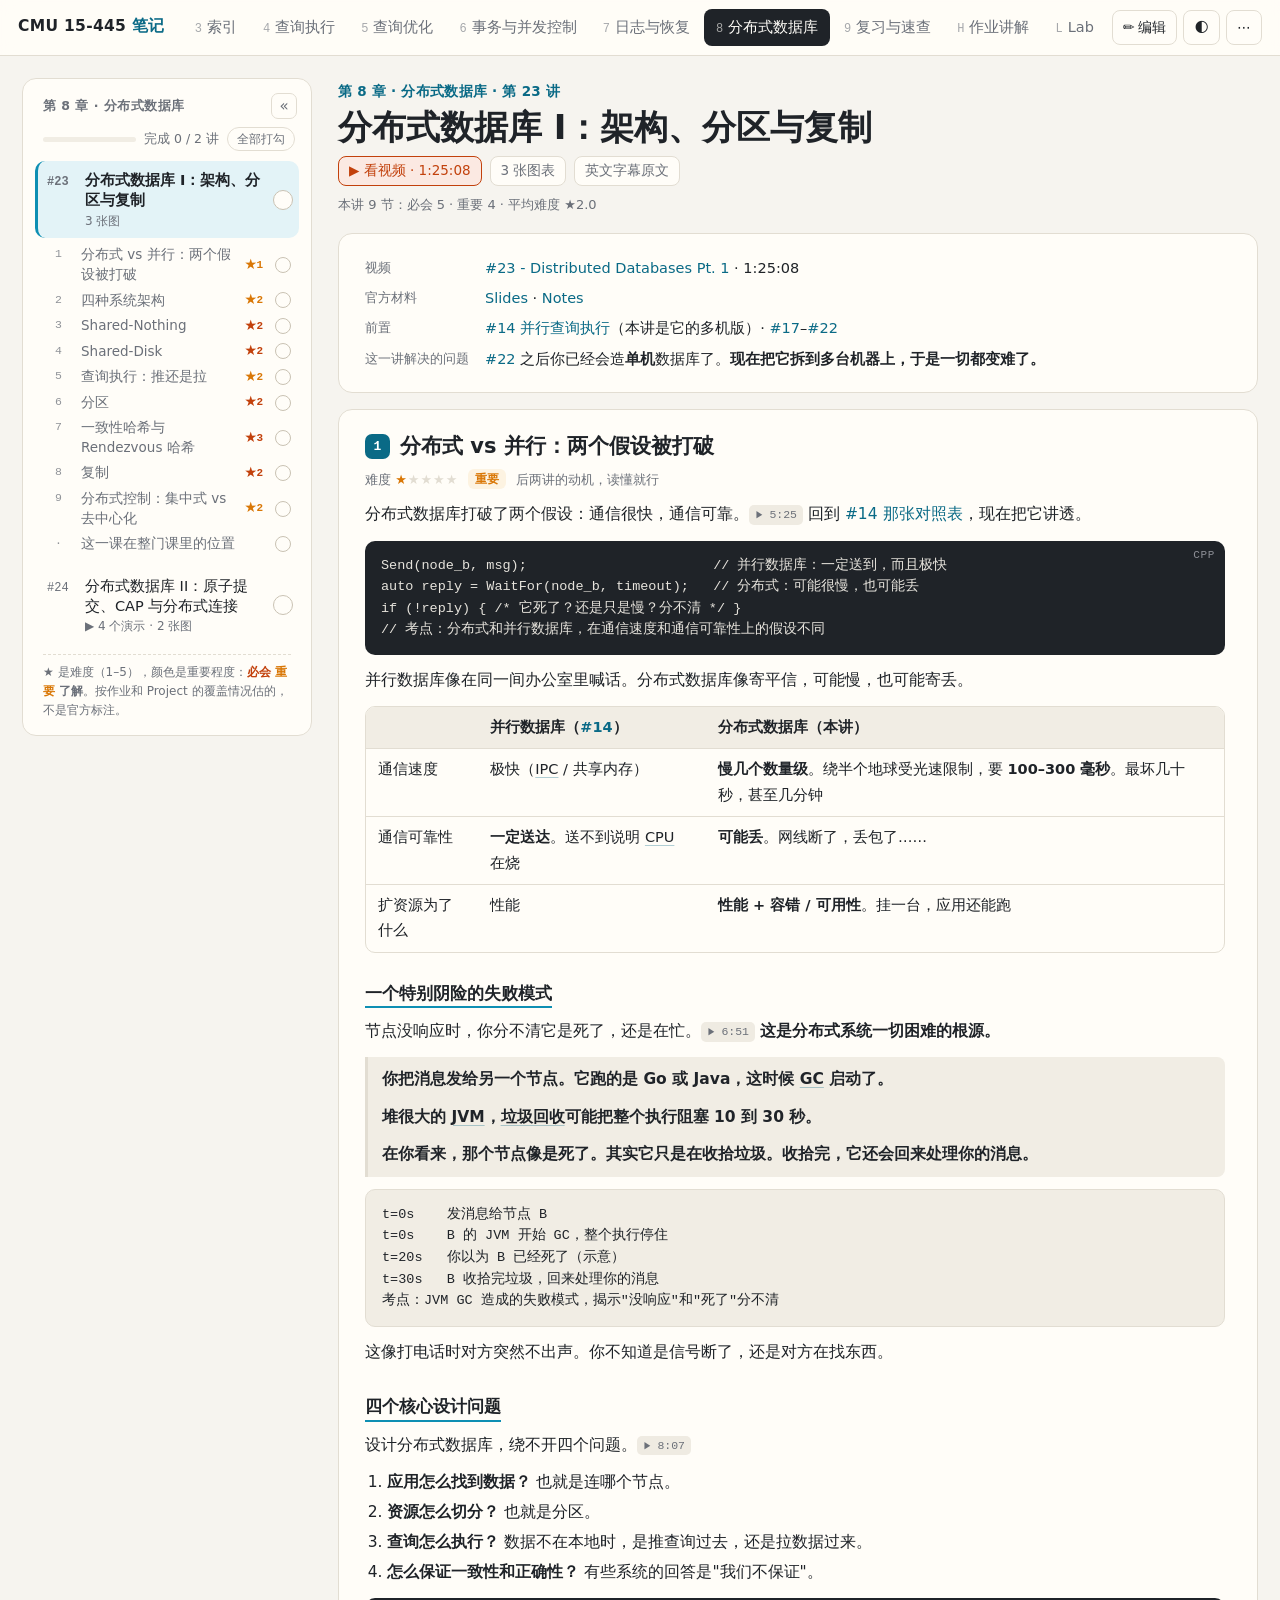
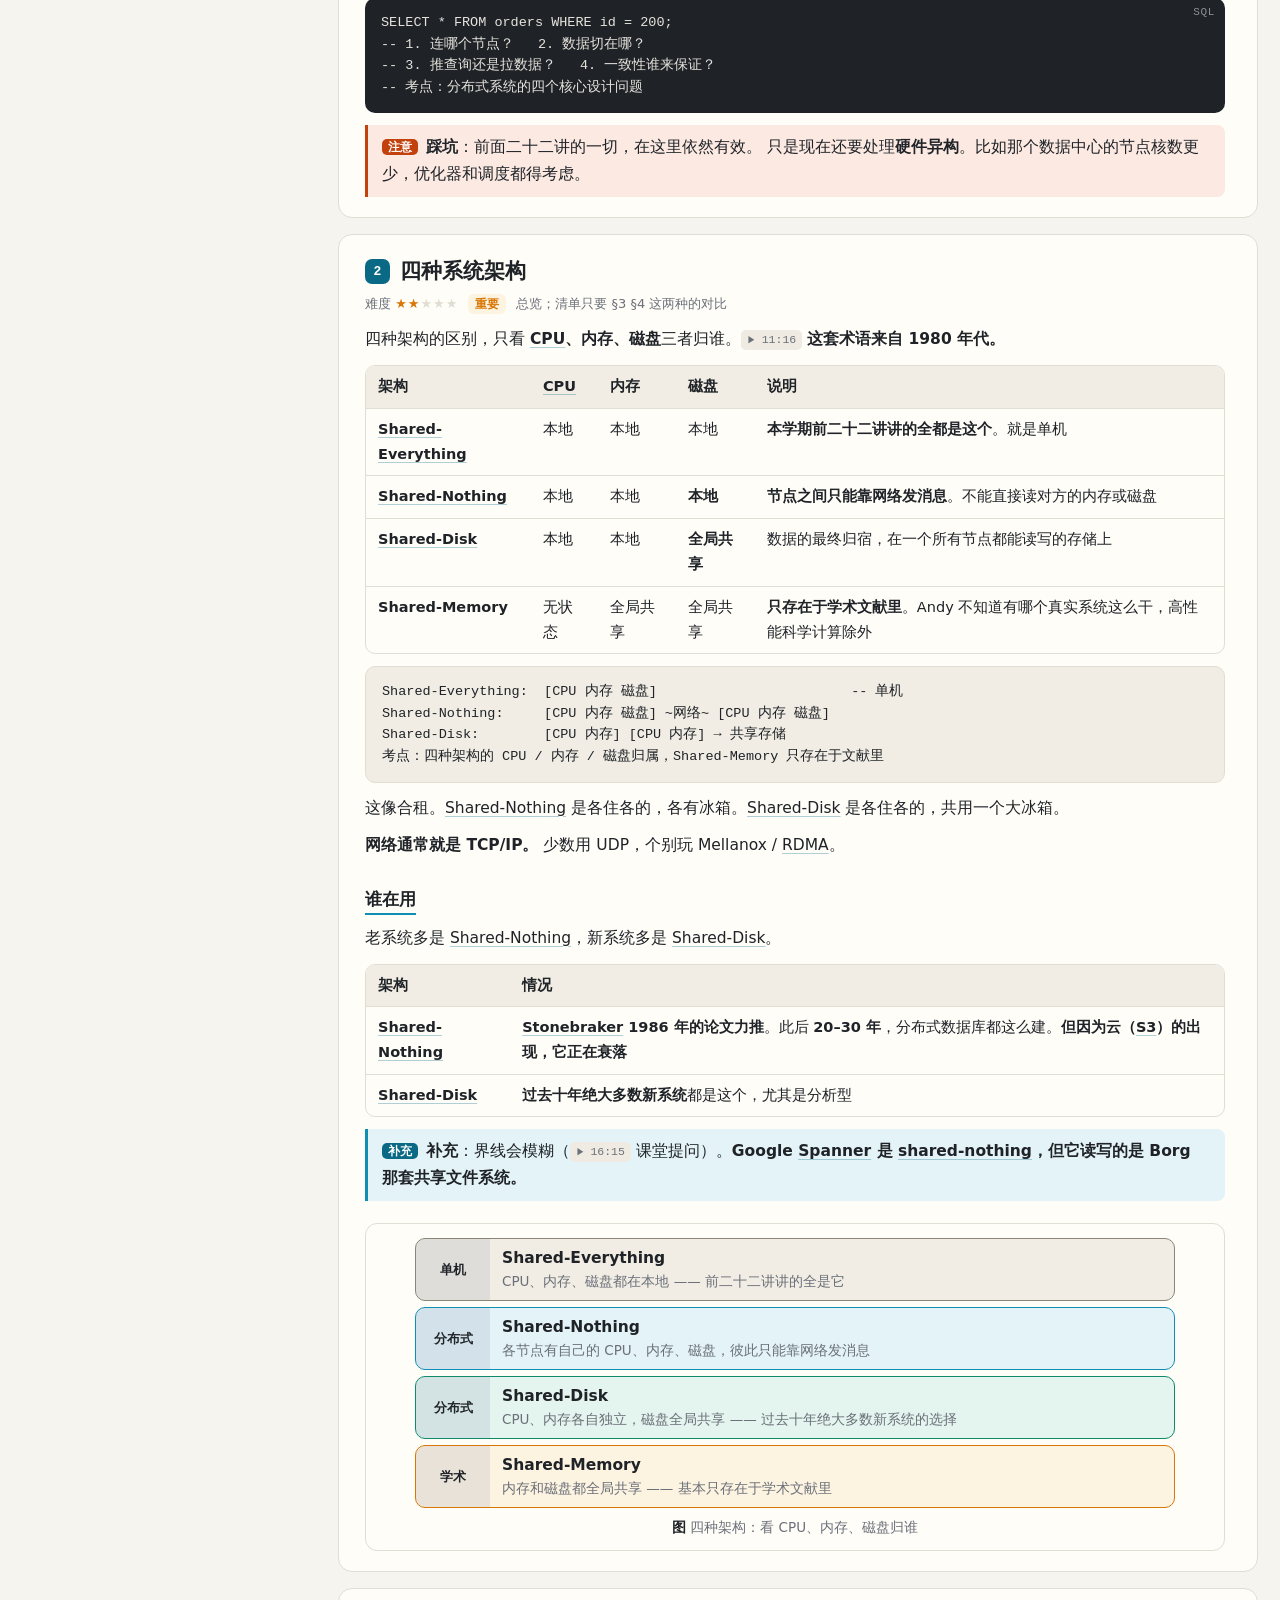
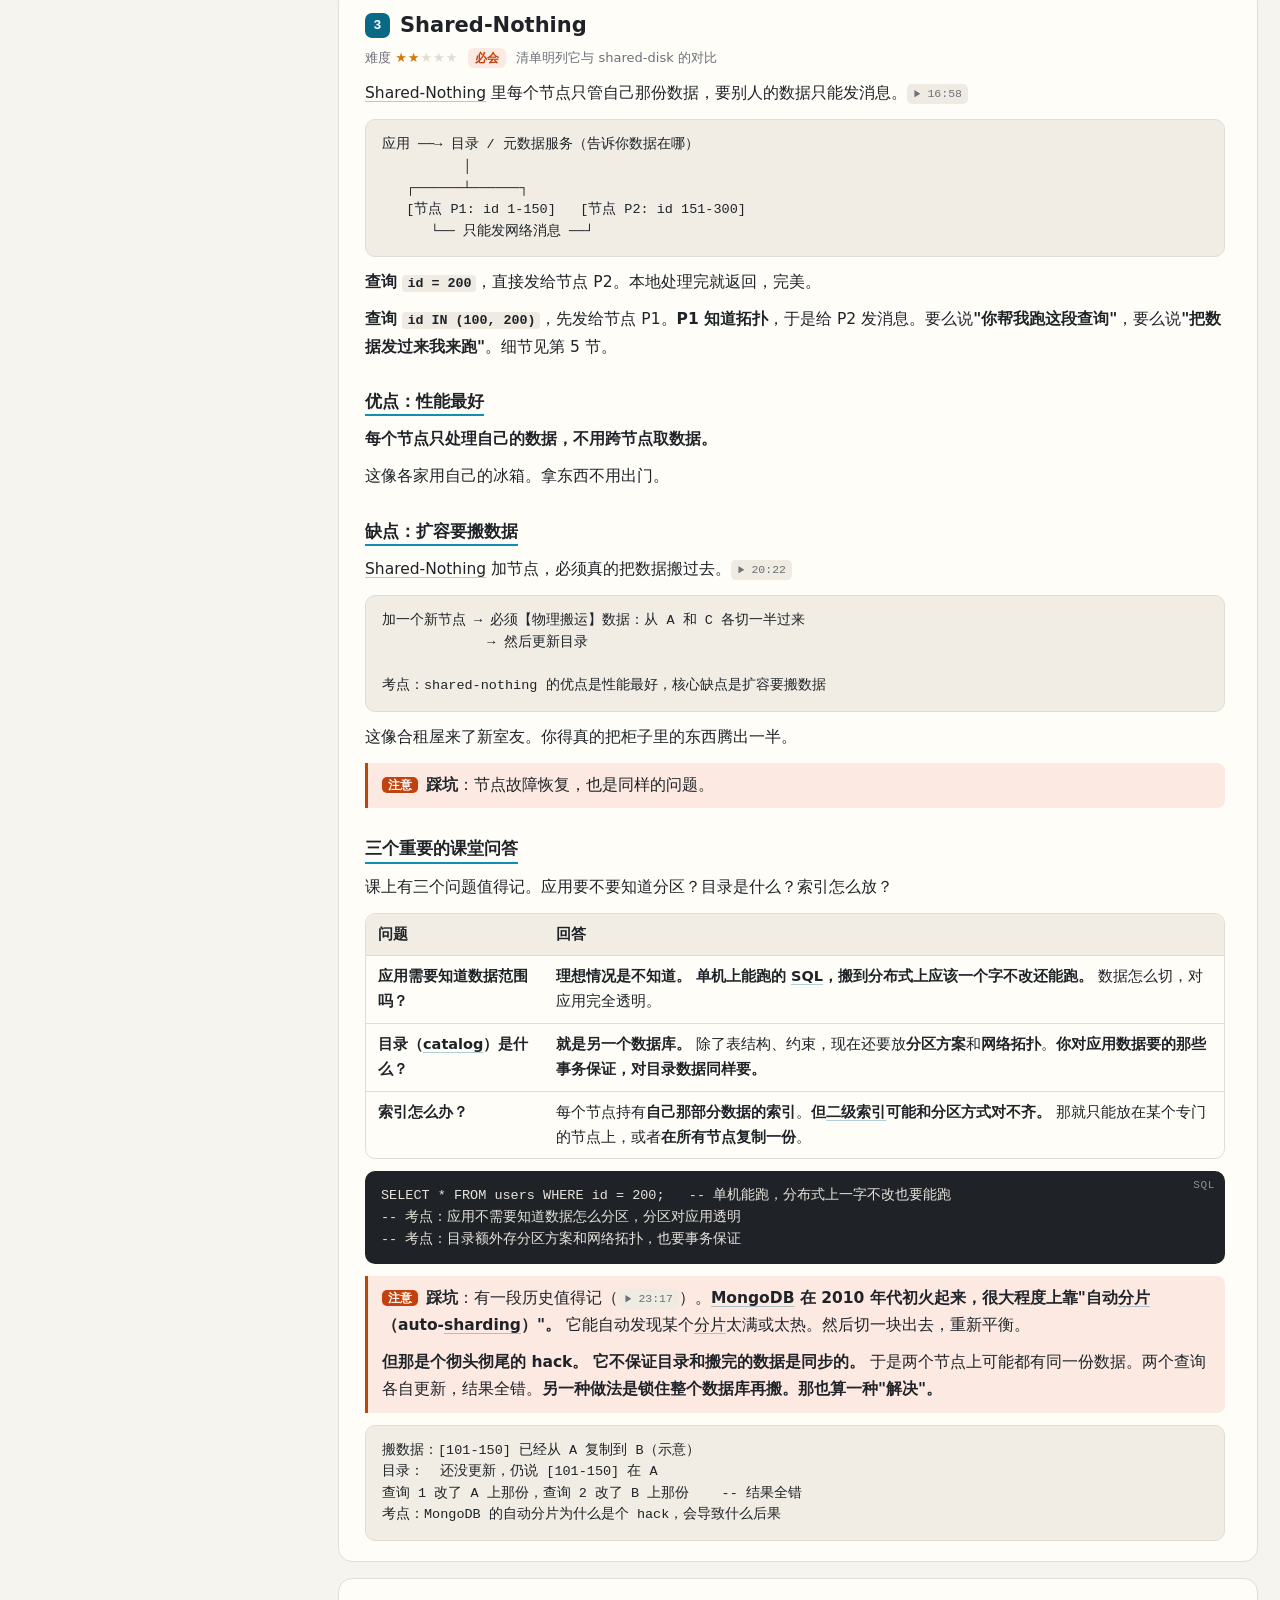
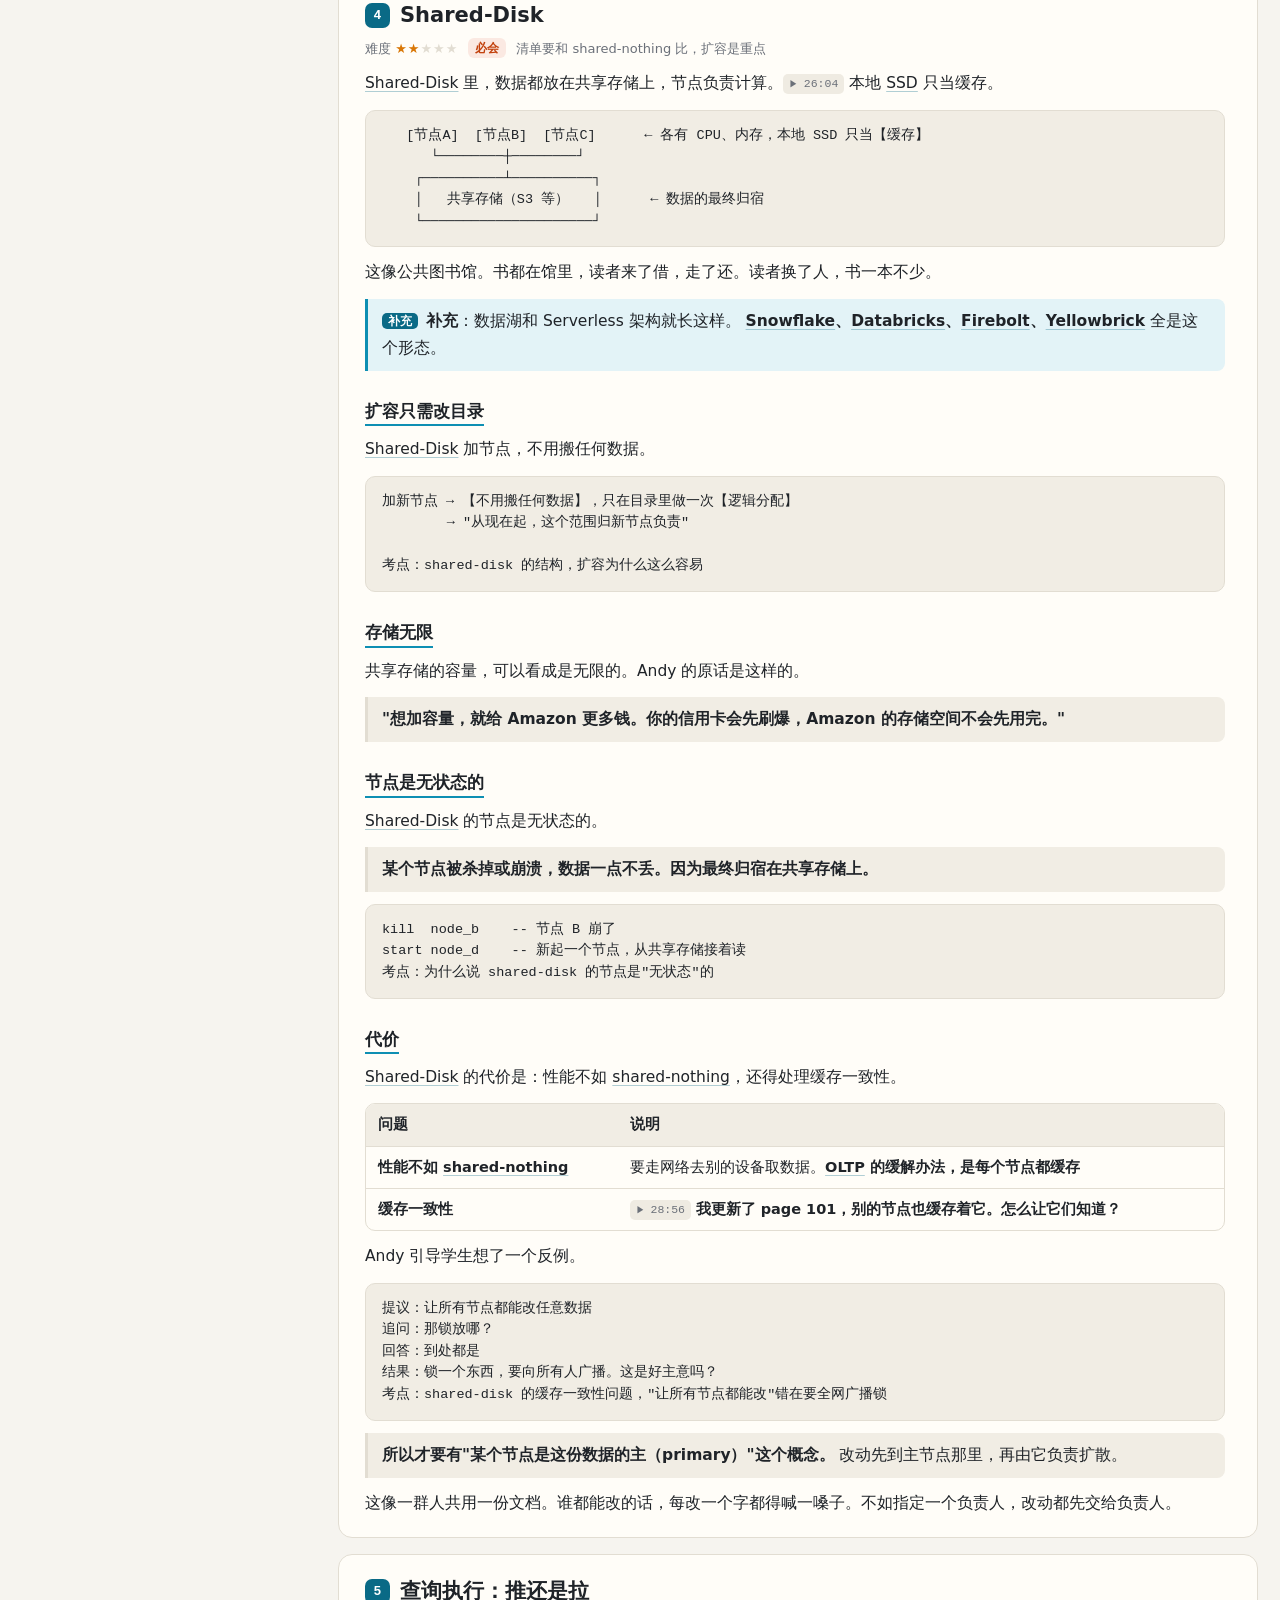
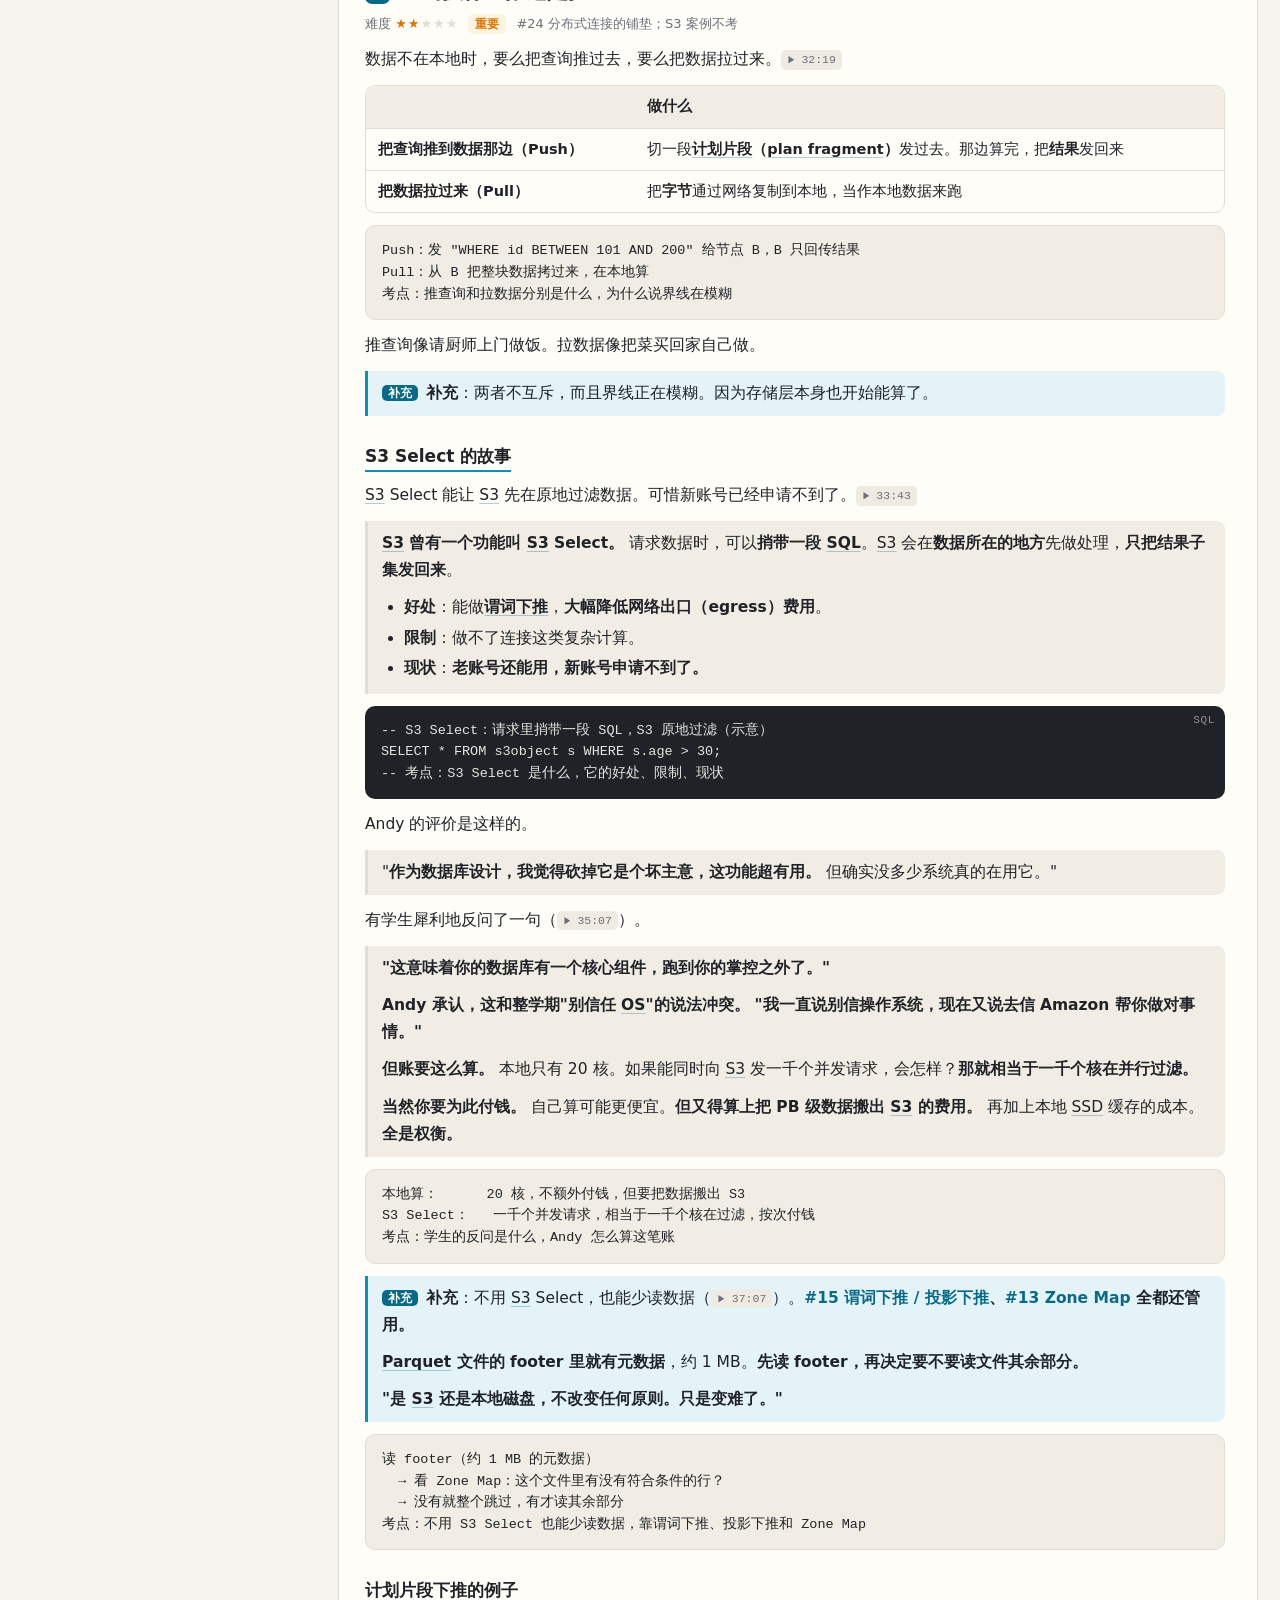
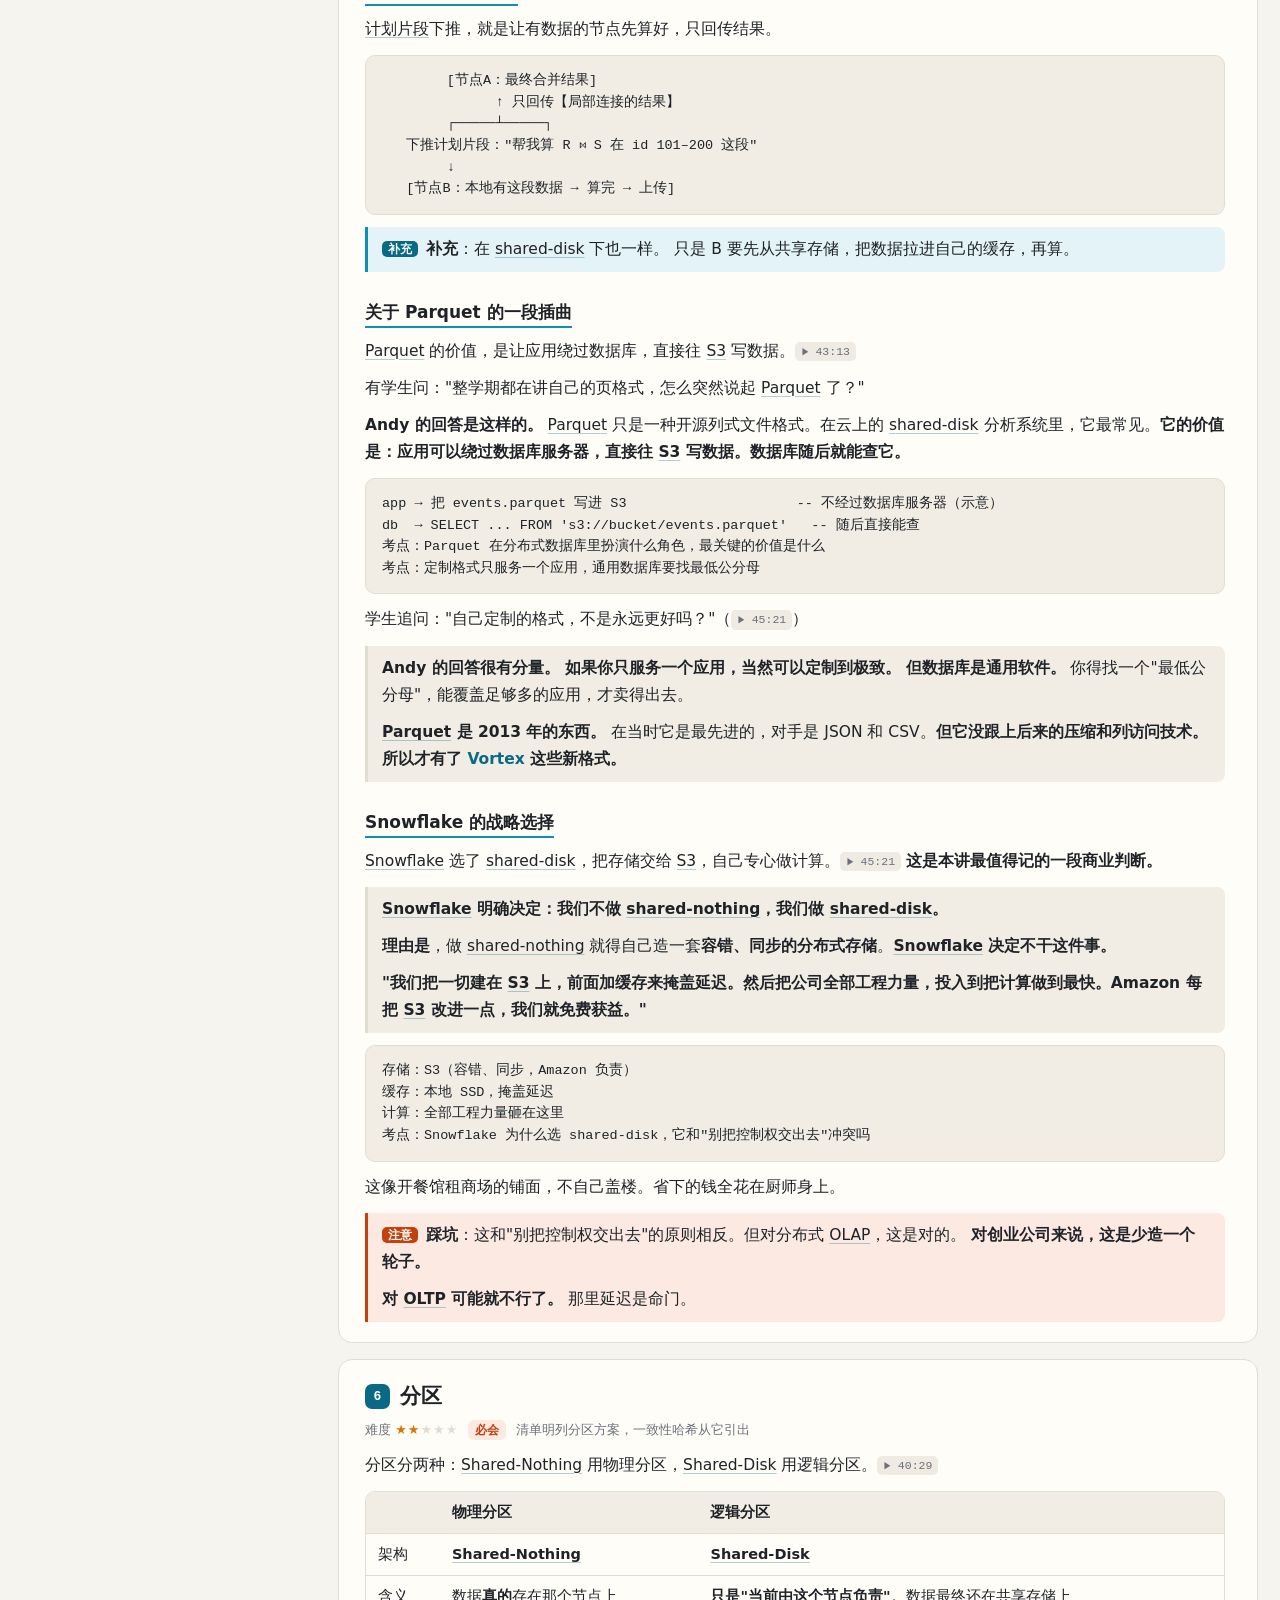
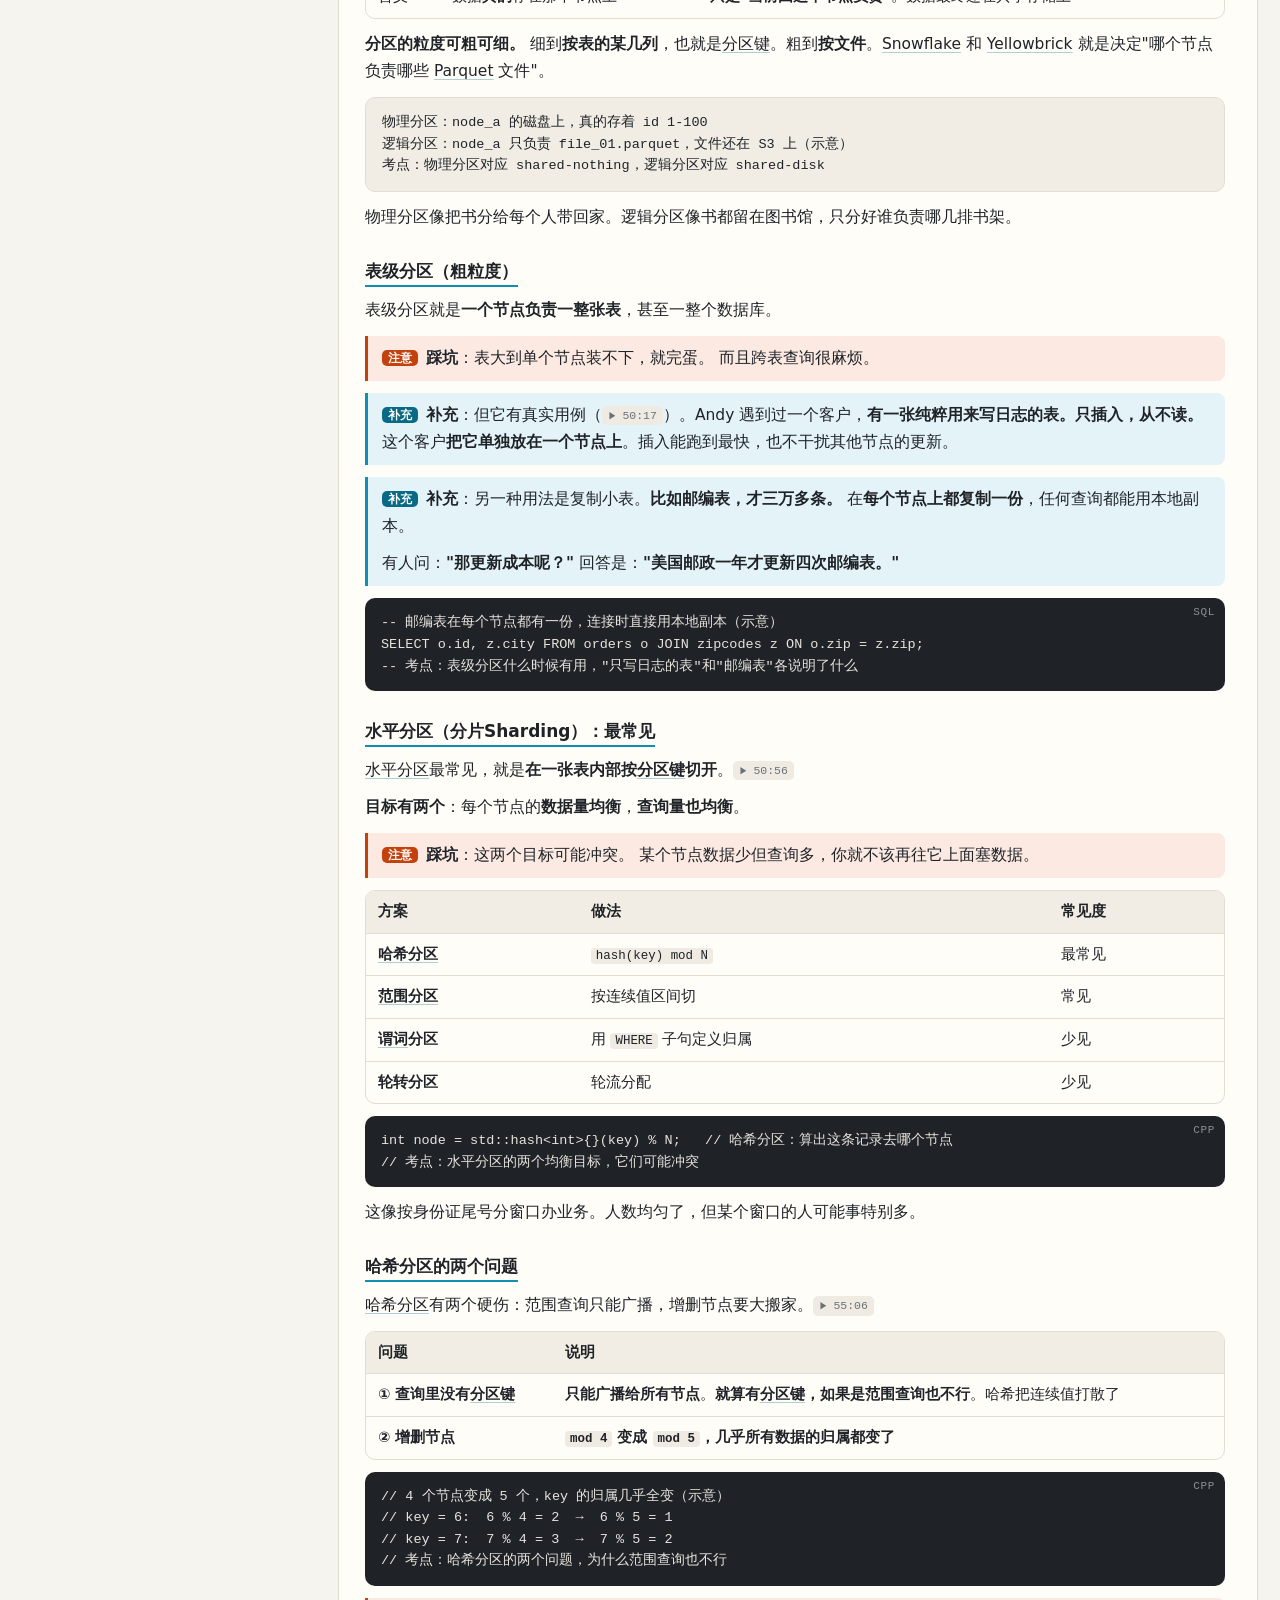
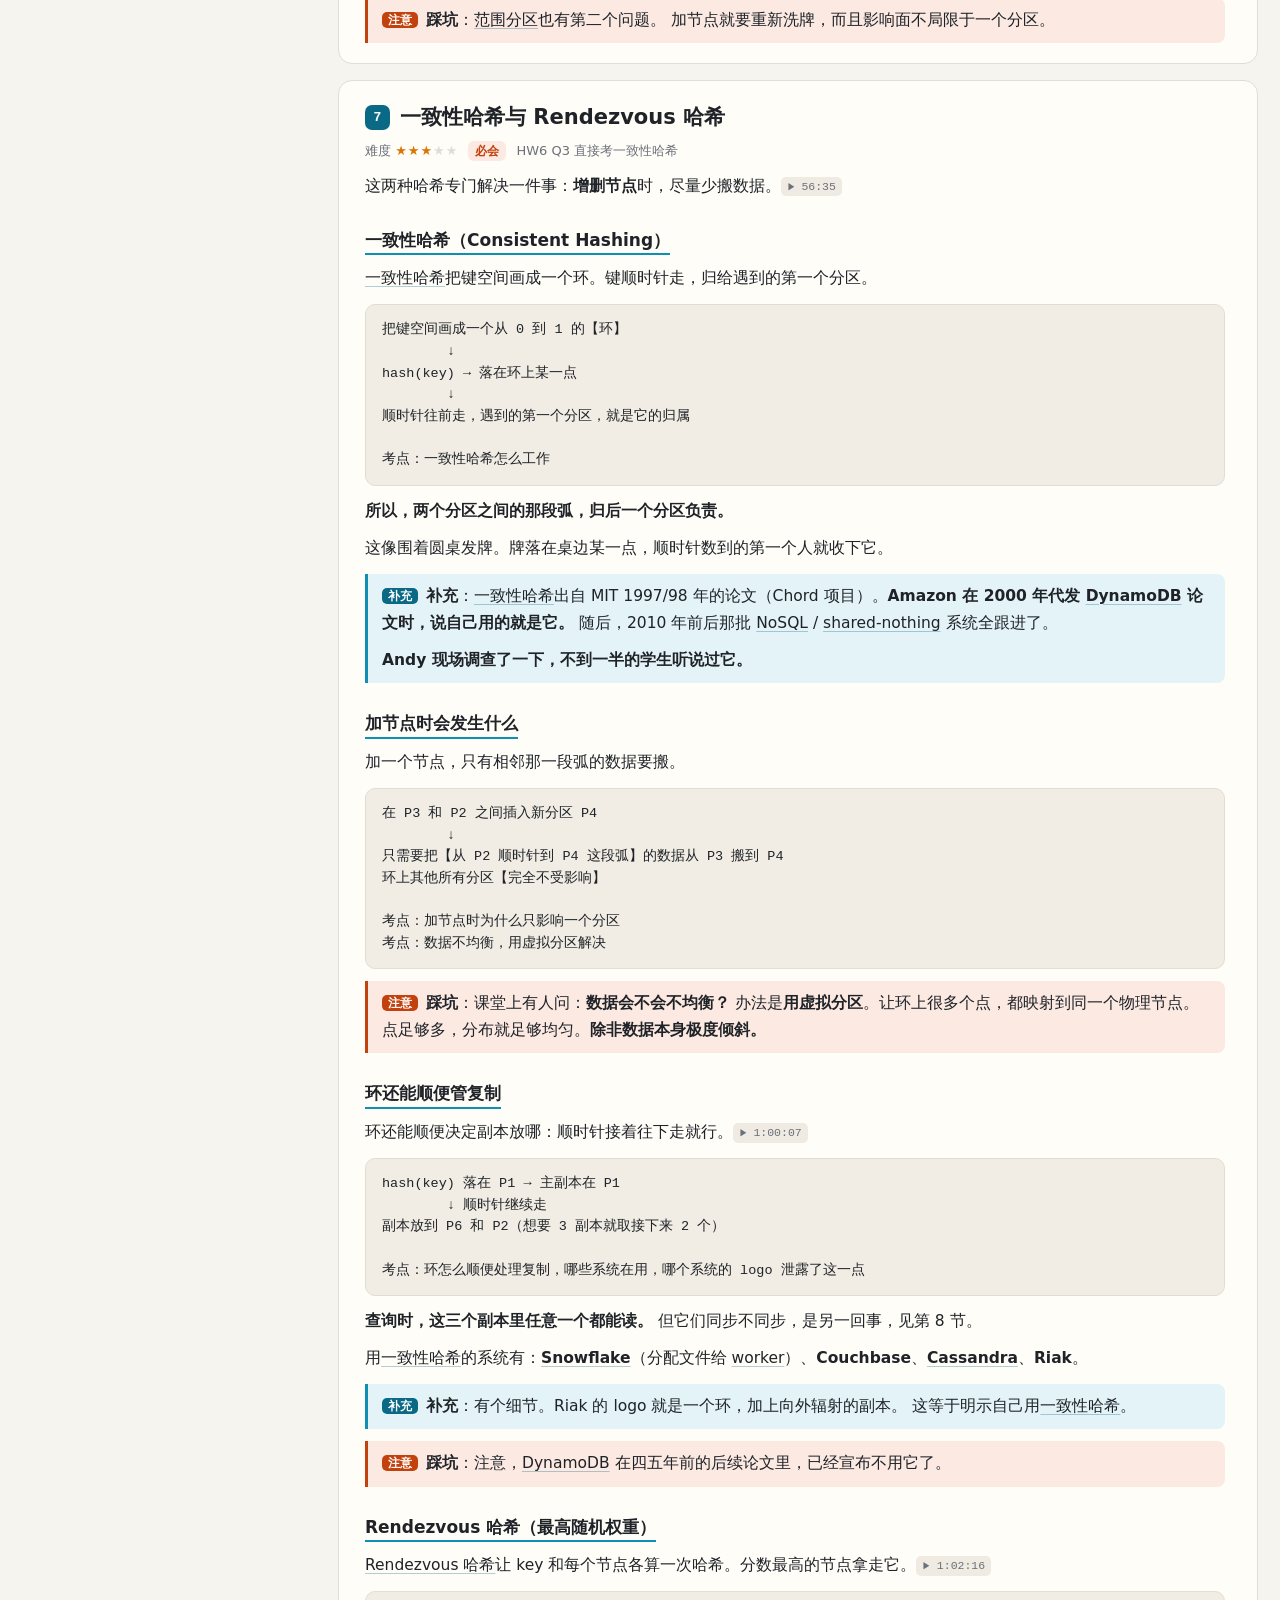
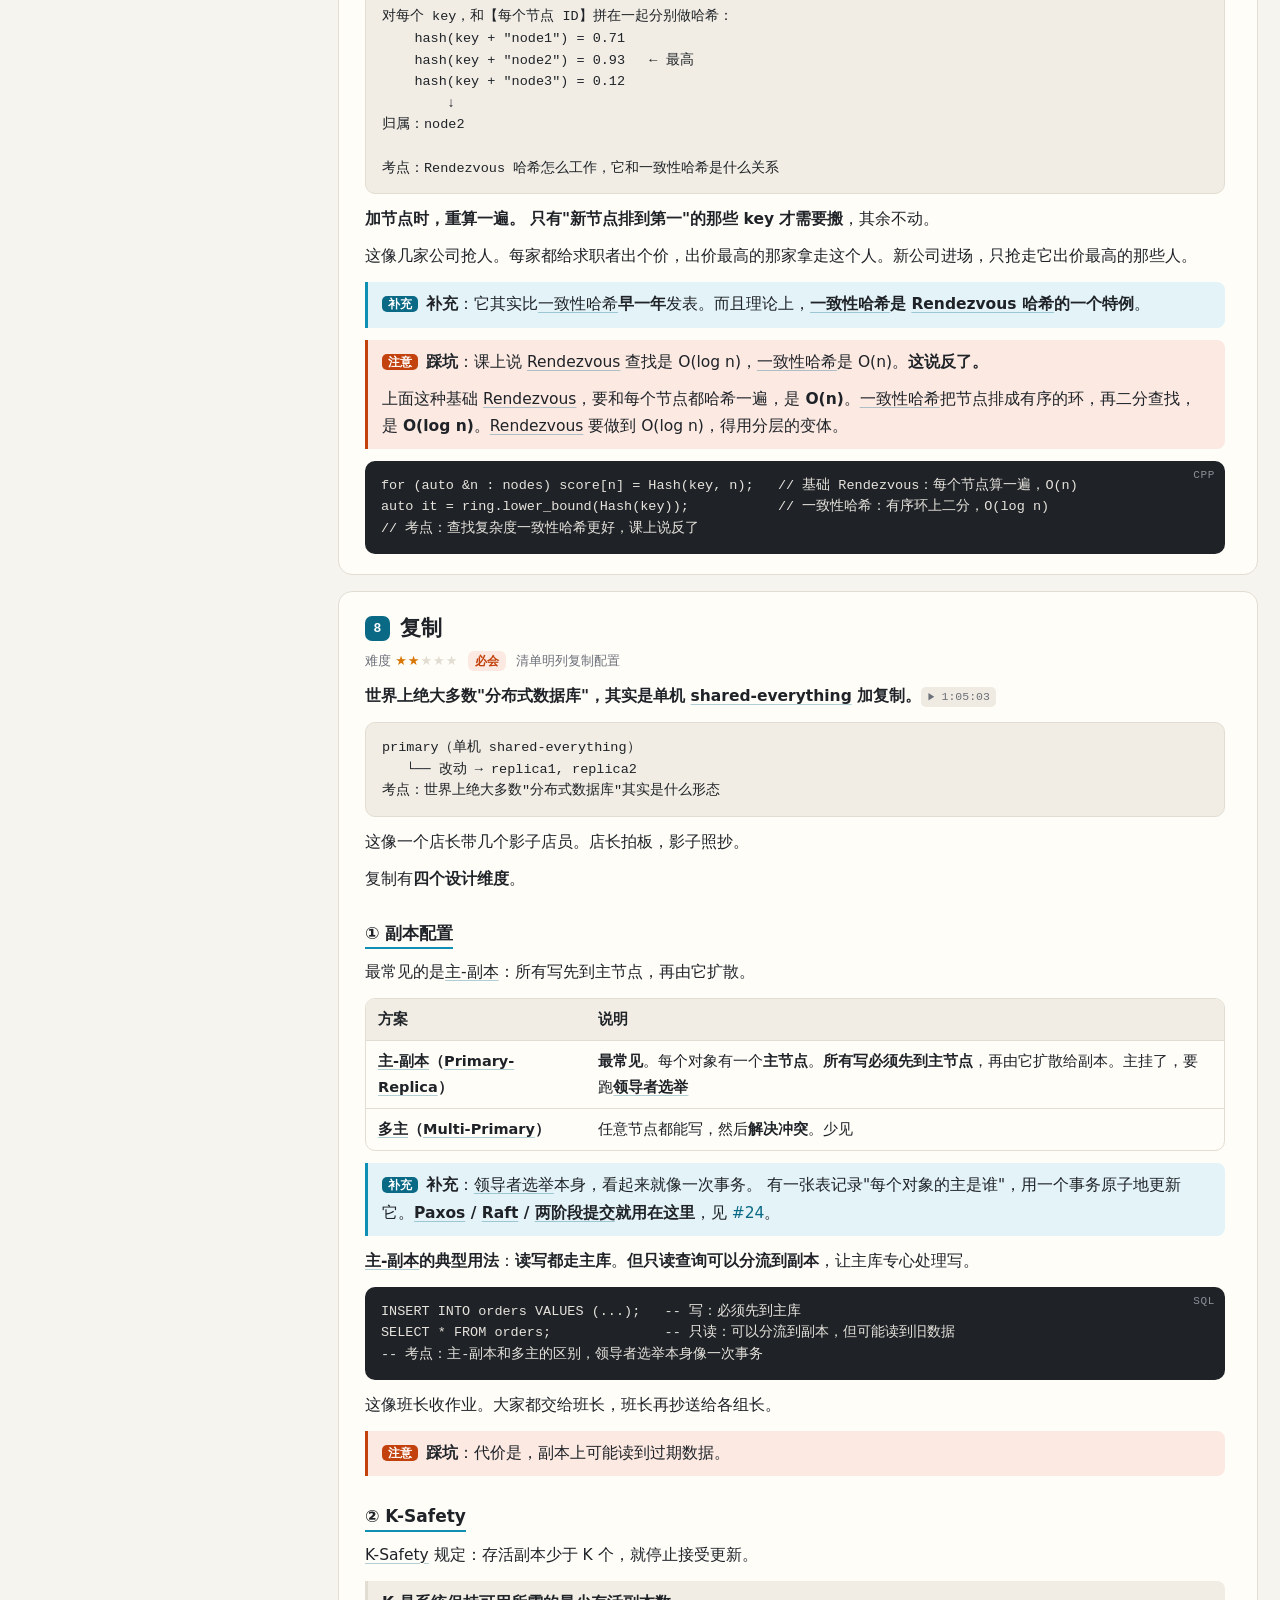
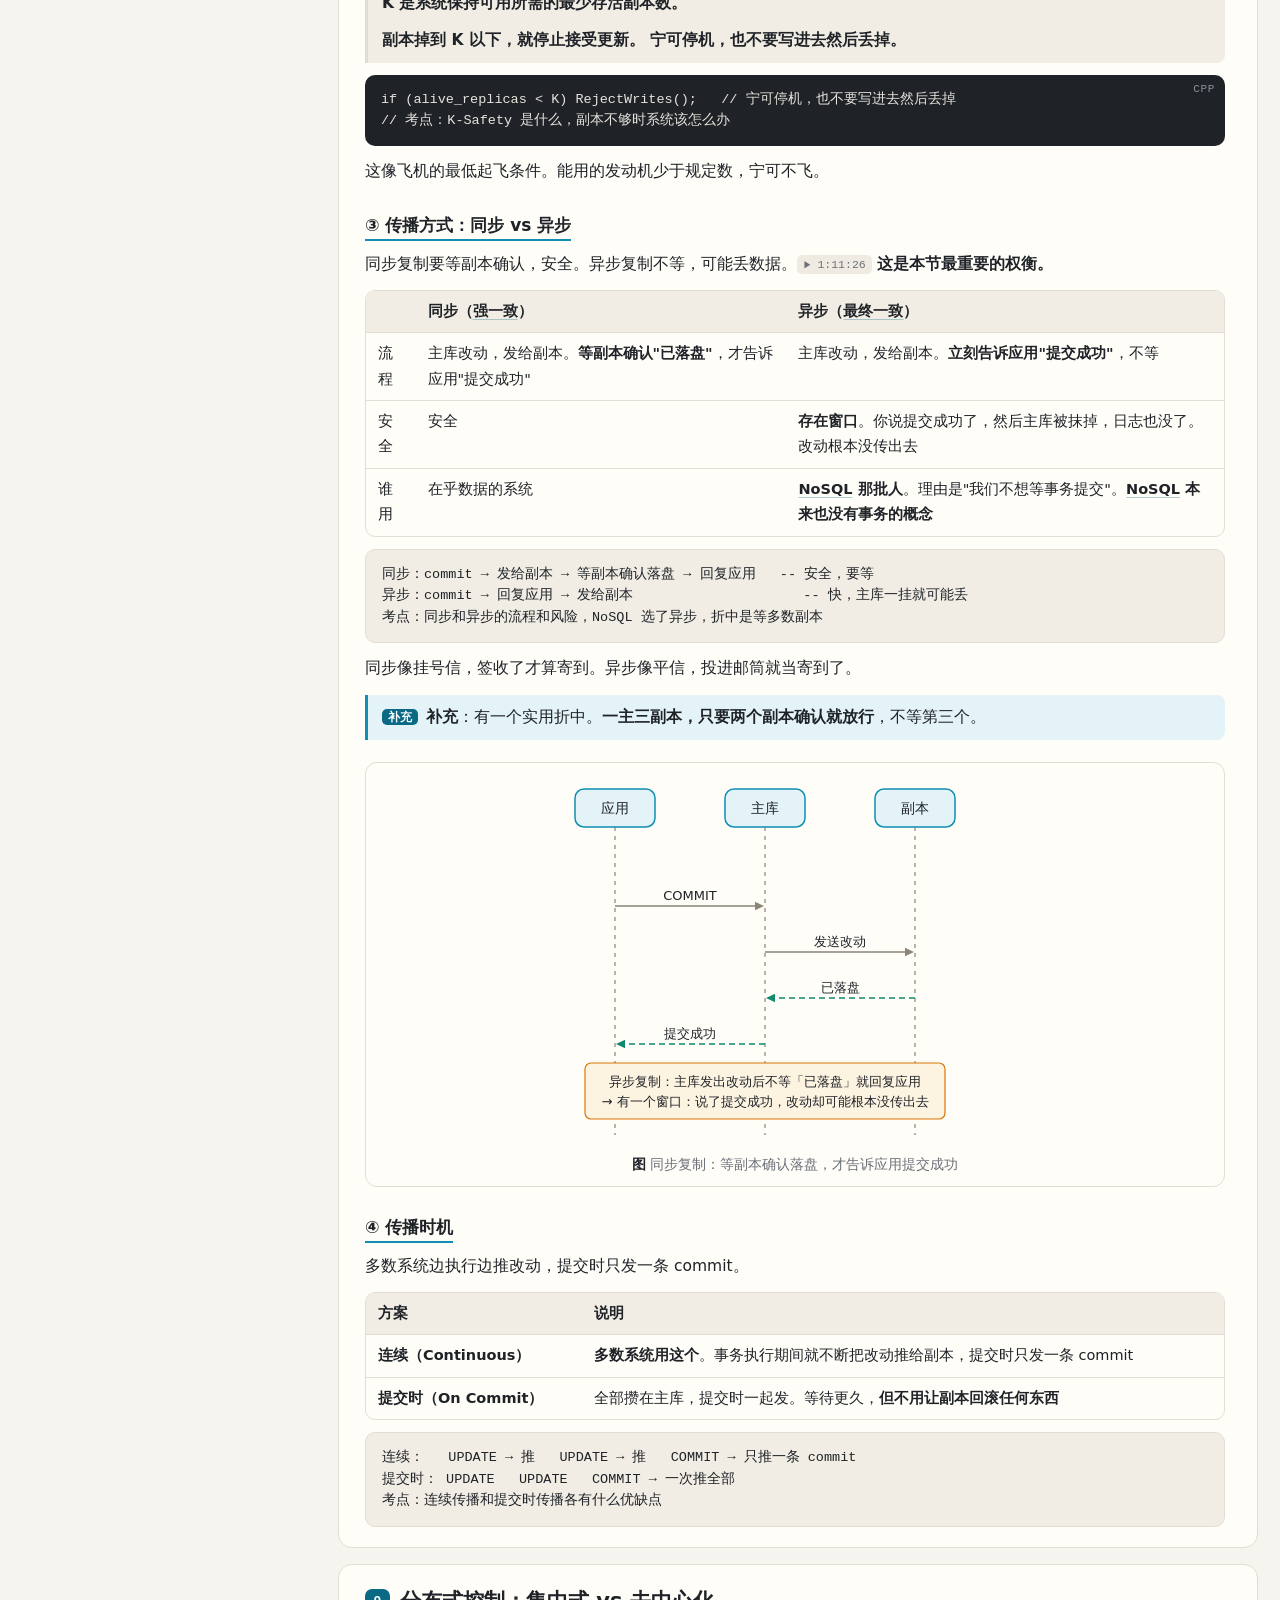
<file: ch08-distributed.html>
<!doctype html>
<html lang="zh-CN">
<head>
<meta charset="utf-8">
<meta name="viewport" content="width=device-width, initial-scale=1">
<title>第 8 章 · 分布式数据库 · CMU 15-445 笔记</title>
<style>
/* ═══════ 主题：暖米色纸面 + 白卡片（明）／暖灰（暗） ═══════ */
:root {
  --bg: #f6f4ef; --paper: #fffdf8; --ink: #1f2328; --muted: #6b7079; --line: #e2ddd2; --soft: #f1ede4; --chip: #efebe2;
  --accent: #0e8fb3; --accent-ink: #0a6a86; --accent-soft: #e3f3f7;
  --amber: #d97706; --amber-soft: #fdf3e1; --green: #0f8b6c; --green-soft: #e4f4ee; --red: #c2410c; --red-soft: #fbe9e2;
  --violet: #6d4fd6; --violet-soft: #efeafc; --edit: #9a4fe0; --pre-bg: #1f2328; --pre-ink: #e6e3dc; --nav: rgba(255, 253, 248, .92);
  --mono: "JetBrains Mono", "Cascadia Code", Consolas, "SFMono-Regular", "Microsoft YaHei", monospace;
  --sans: "PingFang SC", "Microsoft YaHei", "Noto Sans SC", system-ui, sans-serif;
  --card: var(--paper); --mute: var(--muted);
  --dg-ink: #1f2328; --dg-line: #8a8577; --dg-bg: #fffdf8;
  --dg-gray: #8a8577; --dg-gray-bg: #f1ede4; --dg-blue: #0e8fb3; --dg-blue-bg: #e3f3f7; --dg-green: #0f8b6c; --dg-green-bg: #e4f4ee;
  --dg-amber: #d97706; --dg-amber-bg: #fdf3e1; --dg-red: #c2410c; --dg-red-bg: #fbe9e2; --dg-purple: #6d4fd6; --dg-purple-bg: #efeafc;
}
:root[data-theme="dark"] {
  --bg: #15171a; --paper: #1c1f23; --ink: #e6e3dc; --muted: #9a9a93; --line: #2e3238; --soft: #24282d; --chip: #2a2e34;
  --accent: #4fc3dc; --accent-ink: #7fd6ea; --accent-soft: #16323a;
  --amber: #f0a94a; --amber-soft: #33290f; --green: #4fd1a5; --green-soft: #12302a; --red: #f08a6a; --red-soft: #3a1d14;
  --violet: #a996f5; --violet-soft: #272045; --edit: #c58cff; --pre-bg: #0f1113; --pre-ink: #e6e3dc; --nav: rgba(28, 31, 35, .92);
  --dg-ink: #e6e3dc; --dg-line: #7d7f78; --dg-bg: #1c1f23;
  --dg-gray: #7d7f78; --dg-gray-bg: #24282d; --dg-blue: #4fc3dc; --dg-blue-bg: #16323a; --dg-green: #4fd1a5; --dg-green-bg: #12302a;
  --dg-amber: #f0a94a; --dg-amber-bg: #33290f; --dg-red: #f08a6a; --dg-red-bg: #3a1d14; --dg-purple: #a996f5; --dg-purple-bg: #272045;
}
* { box-sizing: border-box; }
html { scroll-padding-top: 76px; }
body { margin: 0; background: var(--bg); color: var(--ink); font: 15.5px/1.75 var(--sans); overflow-x: hidden; -webkit-text-size-adjust: 100%; }
a { color: var(--accent-ink); text-decoration: none; }
a:hover { text-decoration: underline; }
code, pre, kbd { font-family: var(--mono); }
button { font: inherit; color: inherit; cursor: pointer; }

/* ═══════ 顶部导航：品牌 + 带编号的章节标签 ═══════ */
.top {
  position: sticky; top: 0; z-index: 30; height: 56px; display: flex; align-items: center; gap: 6px; padding: 0 18px;
  background: var(--nav); -webkit-backdrop-filter: blur(8px); backdrop-filter: blur(8px); border-bottom: 1px solid var(--line);
}
.brand { font-weight: 700; color: var(--ink); white-space: nowrap; margin-right: 10px; letter-spacing: .3px; }
.brand span { color: var(--accent-ink); font-family: var(--mono); font-weight: 600; }
.brand:hover { text-decoration: none; }
.tabs { display: flex; gap: 2px; flex: 1; min-width: 0; overflow-x: auto; scrollbar-width: none; }
.tabs::-webkit-scrollbar { display: none; }
.tabs a { color: var(--muted); padding: 6px 12px; border-radius: 8px; white-space: nowrap; font-size: 14.5px; }
.tabs a:hover { background: var(--soft); color: var(--ink); text-decoration: none; }
.tabs a.on { background: var(--ink); color: var(--paper); }
.tabs a em { font-style: normal; font-family: var(--mono); font-size: 12px; opacity: .6; margin-right: 5px; }
.top .sub-t { color: var(--muted); flex: 1; min-width: 0; white-space: nowrap; overflow: hidden; text-overflow: ellipsis; }
.tb { border: 1px solid var(--line); background: var(--paper); border-radius: 8px; padding: 4px 10px; font-size: 14px; white-space: nowrap; display: inline-flex; align-items: center; gap: 4px; color: var(--ink); flex: none; }
.tb:hover { background: var(--soft); text-decoration: none; }
.tb.on { background: var(--edit); border-color: var(--edit); color: #fff; }
#menuBtn { display: none; }
.rp { position: absolute; left: 0; bottom: -1px; height: 2px; width: 0; background: var(--accent); }
.menu { position: relative; flex: none; }
.menu-pop { display: none; position: absolute; right: 0; top: 38px; min-width: 210px; background: var(--paper); border: 1px solid var(--line); border-radius: 12px; padding: 6px; box-shadow: 0 10px 30px rgba(0, 0, 0, .14); }
.menu.open .menu-pop { display: block; }
.menu-pop button { display: block; width: 100%; text-align: left; border: 0; background: none; padding: 7px 10px; border-radius: 7px; font-size: 14px; }
.menu-pop button:hover { background: var(--soft); }
.menu-pop hr { border: 0; border-top: 1px solid var(--line); margin: 4px 0; }

/* ═══════ 骨架：左侧一张目录卡片 + 右侧正文卡片流 ═══════ */
.shell { display: grid; grid-template-columns: 290px minmax(0, 1fr); gap: 26px; max-width: 1540px; margin: 0 auto; padding: 22px 22px 0; align-items: start; }
.side { position: sticky; top: 78px; max-height: calc(100vh - 100px); overflow-y: auto; background: var(--paper); border: 1px solid var(--line); border-radius: 14px; padding: 12px; font-size: 14.5px; }
.side h4 { margin: 4px 8px 8px; font-size: 12.5px; color: var(--muted); font-weight: 600; letter-spacing: .04em; }
.side ul { list-style: none; margin: 0; padding: 0; }
.lr { display: grid; grid-template-columns: minmax(0, 1fr) auto; align-items: center; gap: 4px; border-radius: 10px; border-left: 3px solid transparent; }
.lr > a { display: grid; grid-template-columns: 30px minmax(0, 1fr); gap: 8px; padding: 9px 4px 9px 9px; border-radius: 10px; color: var(--ink); line-height: 1.4; align-items: baseline; }
.lr > a:hover { background: var(--soft); text-decoration: none; }
.lr > .ck { margin-right: 6px; }
.lecs .n { font-family: var(--mono); font-size: 12px; color: var(--muted); }
.lecs .t small { display: block; font-size: 12px; font-weight: 400; color: var(--muted); margin-top: 2px; }
.lecs .t small.sc:empty { display: none; }
.lecs .t small.sc { color: var(--green); }
.lecs > li.on > .lr { background: var(--accent-soft); border-left-color: var(--accent); }
.lecs > li.on > .lr > a { font-weight: 600; }
.lecs > li.on > .lr > a:hover { background: transparent; }
.lecs > li.read:not(.on) .t { color: var(--muted); }
.lecs .sub { display: none; margin: 4px 0 10px 12px; }
.lecs li.on .sub { display: block; }
.lecs .sub li { display: grid; grid-template-columns: minmax(0, 1fr) auto; align-items: center; gap: 4px; padding-right: 8px; }
.lecs .sub a { display: grid; grid-template-columns: 22px minmax(0, 1fr) auto; gap: 4px; padding: 3px 8px; border-radius: 6px; color: var(--muted); font-size: 13.5px; line-height: 1.45; }
.lecs .sub a i { font-style: normal; font-family: var(--mono); font-size: 11.5px; opacity: .75; padding-top: 1px; }
.lecs .sub a:hover { color: var(--ink); text-decoration: none; background: var(--soft); }
.lecs .sub a.cur { color: var(--accent-ink); font-weight: 600; }
main { min-width: 0; padding-bottom: 80px; }
.lec { display: none; max-width: 1200px; }
.lec.on { display: block; }

/* ═══════ 讲次标题区 ═══════ */
.lec-hd { margin: 2px 0 16px; }
.kick { font-size: 13.5px; font-weight: 600; color: var(--accent-ink); letter-spacing: .02em; }
.lec-hd h1 { margin: 2px 0 8px; font-size: clamp(26px, 3.6vw, 34px); line-height: 1.25; }
.chips { display: flex; flex-wrap: wrap; gap: 8px; }
.chip { border: 1px solid var(--line); background: var(--paper); border-radius: 8px; padding: 2px 10px; font-size: 13.5px; color: var(--muted); }
a.chip.cv { border-color: var(--violet); color: var(--violet); background: var(--violet-soft); }
a.chip.cv:hover { text-decoration: none; filter: brightness(.97); }
.meta { display: grid; grid-template-columns: auto minmax(0, 1fr); gap: 5px 16px; font-size: 14.5px; }
.meta .mv, .meta .mq { min-width: 0; overflow-wrap: anywhere; }
.md p a, .md li a { overflow-wrap: anywhere; }
.meta .mk { color: var(--muted); font-size: 13px; white-space: nowrap; padding-top: 1px; }
.meta .mq { grid-column: 1 / -1; padding: 8px 12px; margin-top: 4px; border-left: 3px solid var(--amber); background: var(--amber-soft); border-radius: 0 8px 8px 0; }

/* ═══════ 正文：一节一张卡片 ═══════ */
.sec { background: var(--paper); border: 1px solid var(--line); border-radius: 14px; padding: 22px 26px 20px; margin: 0 0 16px; }
.sec > * { max-width: 860px; }
.sec > .wide { max-width: none; }
.sec > :first-child { margin-top: 0; } .sec > :last-child { margin-bottom: 0; }
.md h2 { font-size: 21px; margin: 0 0 12px; line-height: 1.4; }
.md h3 { font-size: 17px; margin: 28px 0 8px; line-height: 1.45; display: table; border-bottom: 2px solid var(--accent); padding-bottom: 1px; }
.md h4 { font-size: 15.5px; margin: 20px 0 6px; color: var(--accent-ink); }
.hn { display: inline-grid; place-items: center; min-width: 25px; height: 25px; padding: 0 6px; margin-right: 10px; border-radius: 7px; background: var(--accent-ink); color: #fff; font: 600 13px/1 var(--mono); vertical-align: 3px; }
:root[data-theme="dark"] .hn { color: #10262c; }
.hc { display: inline-block; font-size: 11.5px; font-weight: 600; line-height: 1.5; border-radius: 5px; padding: 0 6px; margin-right: 8px; vertical-align: 3px; border: 1px solid transparent; }
.hc-key { background: var(--amber-soft); color: var(--amber); border-color: var(--amber); }
.hc-hot { background: var(--red-soft); color: var(--red); border-color: var(--red); }
.hc-warn { background: var(--amber-soft); color: var(--amber); }
.hc-ok { background: var(--green-soft); color: var(--green); }
.hc-bad { background: var(--red-soft); color: var(--red); }
.hc-tip { background: var(--accent-soft); color: var(--accent-ink); }
.hc-new { background: var(--violet-soft); color: var(--violet); }
.md p { margin: 10px 0; }
.md ul, .md ol { padding-left: 1.45em; margin: 10px 0; }
.md li { margin: 3px 0; }
.md strong { font-weight: 700; }
.md code { background: var(--chip); padding: 1px 5px; border-radius: 4px; font-size: .86em; }
.md pre { background: var(--pre-bg); color: var(--pre-ink); padding: 14px 16px; border-radius: 10px; overflow-x: auto; font-size: 13.5px; line-height: 1.6; margin: 12px 0; position: relative; }
.md pre.plain { background: var(--soft); color: var(--ink); border: 1px solid var(--line); }
.md pre code { background: none; padding: 0; font-size: inherit; color: inherit; }
.md pre[data-lang]::after { content: attr(data-lang); position: absolute; top: 6px; right: 10px; font-size: 11px; color: #8d8f96; letter-spacing: .06em; text-transform: uppercase; }
.md blockquote { margin: 12px 0; padding: 9px 14px; border-left: 3px solid var(--line); background: var(--soft); border-radius: 0 8px 8px 0; }
.md blockquote > :first-child { margin-top: 0; } .md blockquote > :last-child { margin-bottom: 0; }
.md blockquote blockquote { background: none; }
.md blockquote.tip { border-left-color: var(--accent); background: var(--accent-soft); }
.md blockquote.warn { border-left-color: var(--red); background: var(--red-soft); }
.md blockquote.key { border-left-color: var(--amber); background: var(--amber-soft); }
.md blockquote.ok { border-left-color: var(--green); background: var(--green-soft); }
.md blockquote.bad { border-left-color: var(--red); background: var(--red-soft); }
.md blockquote[class] > p:first-child::before { font-size: 11.5px; font-weight: 700; border-radius: 5px; padding: 1px 6px; margin-right: 8px; vertical-align: 1px; color: #fff; }
.md blockquote.tip > p:first-child::before { content: "补充"; background: var(--accent-ink); }
.md blockquote.warn > p:first-child::before { content: "注意"; background: var(--red); }
.md blockquote.key > p:first-child::before { content: "要点"; background: var(--amber); }
.md blockquote.ok > p:first-child::before { content: "✓"; background: var(--green); }
.md blockquote.bad > p:first-child::before { content: "✗"; background: var(--red); }
.tbl { overflow-x: auto; margin: 12px 0; border: 1px solid var(--line); border-radius: 10px; }
.tbl table { border-collapse: collapse; width: 100%; font-size: 14.5px; }
.tbl th, .tbl td { padding: 8px 12px; border-bottom: 1px solid var(--line); text-align: left; vertical-align: top; }
.tbl th { background: var(--soft); font-weight: 600; white-space: nowrap; }
.tbl tr:last-child td { border-bottom: 0; }
a.ts { display: inline-block; font: 11.5px/1.7 var(--mono); padding: 0 6px; border-radius: 5px; background: var(--chip); color: var(--muted); vertical-align: 1px; white-space: nowrap; }
a.ts::before { content: "▶ "; font-size: 9px; }
a.ts:hover { color: var(--accent-ink); text-decoration: none; }
.sec.quiz { border-left: 4px solid var(--accent); }
.sec.quiz ol { padding-left: 0; list-style: none; counter-reset: q; }
.sec.quiz ol > li { counter-increment: q; position: relative; padding: 8px 0 8px 38px; border-bottom: 1px dashed var(--line); margin: 0; }
.sec.quiz ol > li:last-child { border-bottom: 0; }
.sec.quiz ol > li::before { content: counter(q); position: absolute; left: 0; top: 10px; font: 600 12.5px/1 var(--mono); width: 24px; height: 24px; border-radius: 50%; background: var(--ink); color: var(--paper); display: grid; place-items: center; }
.sec.place { border-style: dashed; background: none; }
.lec-ft { display: flex; flex-wrap: wrap; gap: 12px; align-items: center; margin: 22px 0 0; }
.rd { border: 1px solid var(--line); background: var(--paper); border-radius: 999px; padding: 6px 16px; font-size: 14px; }
.rd:hover { background: var(--soft); }
.rd.on { background: var(--green-soft); border-color: var(--green); color: var(--green); }
.pn { display: flex; justify-content: space-between; gap: 12px; margin-top: 14px; }
.pn a { border: 1px solid var(--line); border-radius: 12px; padding: 10px 14px; background: var(--paper); max-width: 48%; color: var(--ink); }
.pn a:hover { border-color: var(--accent); text-decoration: none; }
.pn a small { display: block; color: var(--muted); font-family: var(--mono); font-size: 12px; }

/* ═══════ 可编辑 ═══════ */
body.editing [data-b] { outline: 1px dashed transparent; outline-offset: 4px; border-radius: 4px; }
body.editing [data-b]:hover { outline-color: var(--line); }
body.editing [data-b]:focus { outline: 2px solid var(--edit); }
[data-b].edited { box-shadow: -3px 0 0 var(--edit); }
.mynote { padding: 14px 16px; border: 1px dashed var(--line); border-radius: 14px; min-height: 70px; margin: 0 0 16px; }
.mynote::before { content: "我的笔记"; display: block; font: 600 12px/1.6 var(--mono); color: var(--muted); margin-bottom: 6px; }
.mynote:empty::after { content: "打开右上角「编辑」后可以在这里写自己的笔记；正文里的任何段落、表格也都能直接改。改动自动保存在本机浏览器里。"; color: var(--muted); font-size: 14px; }
.toast { position: fixed; left: 50%; bottom: 26px; transform: translateX(-50%); background: #1f2328; color: #fff; padding: 8px 16px; border-radius: 999px; font-size: 14px; z-index: 50; display: none; }
.toast.on { display: block; }

/* ═══════ 图表 ═══════ */
figure.dg { margin: 22px 0; padding: 14px 14px 10px; background: var(--card); border: 1px solid var(--line); border-radius: 12px; }
figure.dg figcaption { font-size: 13.5px; color: var(--mute); text-align: center; margin-top: 8px; }
figure.dg figcaption b { color: var(--ink); }
.dg-body svg { display: block; margin: 0 auto; max-width: 100%; height: auto; }
.dg-body text { font-family: inherit; fill: var(--dg-ink); }
.dg-n rect, .dg-n polygon, .dg-n path { fill: var(--dg-gray-bg); stroke: var(--dg-gray); stroke-width: 1.5; }
.dg-n.c-blue rect, .dg-n.c-blue polygon { fill: var(--dg-blue-bg); stroke: var(--dg-blue); }
.dg-n.c-green rect, .dg-n.c-green polygon { fill: var(--dg-green-bg); stroke: var(--dg-green); }
.dg-n.c-amber rect, .dg-n.c-amber polygon { fill: var(--dg-amber-bg); stroke: var(--dg-amber); }
.dg-n.c-red rect, .dg-n.c-red polygon { fill: var(--dg-red-bg); stroke: var(--dg-red); }
.dg-n.c-purple rect, .dg-n.c-purple polygon { fill: var(--dg-purple-bg); stroke: var(--dg-purple); }
.dg-e { stroke: var(--dg-line); stroke-width: 1.6; fill: none; }
.dg-e.dash { stroke-dasharray: 6 4; }
.dg-e.c-blue { stroke: var(--dg-blue); } .dg-e.c-green { stroke: var(--dg-green); } .dg-e.c-amber { stroke: var(--dg-amber); }
.dg-e.c-red { stroke: var(--dg-red); } .dg-e.c-purple { stroke: var(--dg-purple); }
.dg-ah { fill: var(--dg-line); }
.dg-ah.c-blue { fill: var(--dg-blue); } .dg-ah.c-green { fill: var(--dg-green); } .dg-ah.c-amber { fill: var(--dg-amber); }
.dg-ah.c-red { fill: var(--dg-red); } .dg-ah.c-purple { fill: var(--dg-purple); }
.dg-el-bg { fill: var(--dg-bg); }
.dg-el { font-size: 12.5px; fill: var(--mute) !important; }
.dg-life { stroke: var(--dg-line); stroke-dasharray: 4 5; stroke-width: 1.2; }
.dg-note rect { fill: var(--dg-amber-bg); stroke: var(--dg-amber); stroke-width: 1.2; }
.dg-layers { display: flex; flex-direction: column; gap: 6px; max-width: 760px; margin: 0 auto; }
.dg-layer { display: grid; grid-template-columns: 74px minmax(0, 1fr); border: 1.5px solid var(--dg-gray); border-radius: 10px; background: var(--dg-gray-bg); overflow: hidden; }
.dg-layer .tag { display: flex; align-items: center; justify-content: center; font-size: 12.5px; font-weight: 600; background: rgba(127, 140, 170, .16); padding: 4px; text-align: center; }
.dg-layer .bd { padding: 8px 12px; line-height: 1.45; }
.dg-layer .bd b { display: block; }
.dg-layer .bd span { font-size: 13.5px; color: var(--mute); }
.dg-layer.c-blue { border-color: var(--dg-blue); background: var(--dg-blue-bg); } .dg-layer.c-green { border-color: var(--dg-green); background: var(--dg-green-bg); }
.dg-layer.c-amber { border-color: var(--dg-amber); background: var(--dg-amber-bg); } .dg-layer.c-red { border-color: var(--dg-red); background: var(--dg-red-bg); }
.dg-layer.c-purple { border-color: var(--dg-purple); background: var(--dg-purple-bg); }

/* ═══════ 可视化演示（舞台常为深色；不使用任何 CSS transition） ═══════ */
.viz-wrap { margin: 26px 0; }
.viz {
  container-type: inline-size; background: #0f1626; color: #e8eefc; border-radius: 14px; overflow: hidden; border: 1px solid #26365c;
  font-size: 14px; line-height: 1.5; outline: none;
}
.viz:focus-visible { border-color: #4da3ff; }
.viz-head { display: flex; flex-wrap: wrap; gap: 8px 16px; align-items: center; padding: 10px 14px; border-bottom: 1px solid #26365c; }
.viz-title { font-weight: 700; font-size: 15px; }
.viz-tabs { display: flex; flex-wrap: wrap; gap: 6px; }
.viz-tab { border: 1px solid #34467a; background: #17213a; color: #c9d5f2; border-radius: 999px; padding: 3px 12px; font-size: 13px; }
.viz-tab.on { background: #4da3ff; border-color: #4da3ff; color: #0f1626; font-weight: 700; }
.viz-body { display: grid; grid-template-columns: minmax(0, 1.8fr) minmax(0, 1fr); }
.viz-stage { min-width: 0; }
.viz-stage svg text { white-space: pre; }
.viz-stage svg { display: block; width: 100%; height: auto; font-family: -apple-system, "Segoe UI", "PingFang SC", "Microsoft YaHei", sans-serif; }
.viz-cap { padding: 10px 14px; min-height: 4.2em; border-top: 1px solid #26365c; font-size: 15px; }
.viz-side { contain: size; display: flex; flex-direction: column; border-left: 1px solid #26365c; min-width: 0; min-height: 0; background: #0c1220; }
.viz-pane { display: flex; flex-direction: column; min-height: 0; }
.viz-pane-code { flex: 1 1 0; }
.viz-pane-log { flex: 0 0 24%; border-top: 1px solid #26365c; }
.viz-pane-data { flex: 0 0 auto; max-height: 36%; border-top: 1px solid #26365c; }
.viz-pane-hd { font-size: 11px; letter-spacing: .08em; color: #8fa0c4; padding: 7px 12px 4px; flex: none; }
.viz-code { position: relative; overflow: auto; flex: 1; min-height: 0; font: 12px/21px ui-monospace, "Cascadia Code", Consolas, "Microsoft YaHei", monospace; }
.viz-code .ln { height: 21px; white-space: pre; padding-right: 12px; position: relative; color: #a4b3d6; }
.viz-code .ln.on { color: #fff; }
.viz-code .no { display: inline-block; width: 22px; text-align: right; margin-right: 8px; color: #4f6291; user-select: none; }
.viz-hl { position: absolute; left: 0; right: 0; top: 0; height: 21px; background: rgba(77, 163, 255, .2); border-left: 3px solid #4da3ff; pointer-events: none; }
.viz-log { overflow: auto; flex: 1; min-height: 0; font: 12.5px/1.6 ui-monospace, Consolas, "Microsoft YaHei", monospace; padding: 0 12px 6px; }
.viz-log .lg::before { content: "› "; color: #4f6291; }
.viz-log .ok { color: #3ddc97; } .viz-log .warn { color: #ffb84d; } .viz-log .err { color: #ff5d6c; } .viz-log .io { color: #38d6e8; } .viz-log .mute { color: #4f6291; }
.viz-data { display: grid; grid-template-columns: auto minmax(0, 1fr); gap: 2px 10px; padding: 0 12px 10px; font: 12.5px/1.6 ui-monospace, Consolas, "Microsoft YaHei", monospace; overflow: auto; }
.viz-data .dk { color: #8fa0c4; white-space: nowrap; }
.viz-data .dv { border-radius: 4px; padding: 0 4px; word-break: break-all; }
.viz-data .mute { color: #4f6291; grid-column: 1 / -1; }
.viz-bar { padding: 10px 14px 12px; border-top: 1px solid #26365c; display: flex; flex-direction: column; gap: 9px; }
.viz-ctl { display: flex; flex-wrap: wrap; gap: 6px; align-items: center; }
.viz-btn { border: 1px solid #34467a; background: #17213a; color: #e8eefc; border-radius: 8px; padding: 4px 11px; font-size: 13.5px; white-space: nowrap; }
.viz-btn:hover { background: #22305a; }
.viz-btn.on { background: #e8eefc; color: #0f1626; border-color: #e8eefc; font-weight: 700; }
.viz-btn-main { background: #4da3ff; border-color: #4da3ff; color: #0f1626; font-weight: 700; min-width: 82px; }
.viz-btn-main:hover { background: #7bbaff; }
.viz-speed { display: inline-flex; gap: 4px; margin-left: 6px; }
.viz-cnt { margin-left: auto; color: #c9d5f2; font-variant-numeric: tabular-nums; }
.viz-tm { color: #8fa0c4; font-variant-numeric: tabular-nums; min-width: 92px; text-align: right; }
.viz-prog { display: flex; gap: 3px; height: 14px; cursor: pointer; touch-action: none; }
.viz-seg { background: #26365c; border-radius: 3px; overflow: hidden; min-width: 0; }
.viz-fill { height: 100%; width: 0; background: #4da3ff; pointer-events: none; }
.viz-src { border-top: 1px solid #26365c; padding: 8px 14px; font-size: 13px; color: #8fa0c4; }
.viz-src summary { cursor: pointer; }
.viz-src ul { margin: 6px 0 2px; padding-left: 1.3em; }
.viz-src a { color: #7bbaff; word-break: break-all; }
@container (max-width: 760px) {
  .viz-body { grid-template-columns: minmax(0, 1fr); }
  .viz-side { contain: none; border-left: 0; border-top: 1px solid #26365c; }
  .viz-pane-code { flex: none; } .viz-code { max-height: 190px; flex: none; }
  .viz-pane-log { flex: none; } .viz-log { max-height: 100px; flex: none; }
  .viz-pane-data { max-height: none; }
  .viz-cnt { margin-left: 0; } .viz-tm { min-width: 0; }
}

/* ═══════ 首页 ═══════ */
.home { max-width: 1180px; margin: 0 auto; padding: 28px 24px 80px; }
.home h1 { font-size: clamp(26px, 4vw, 34px); line-height: 1.25; margin: 6px 0 6px; }
.home .lead { color: var(--muted); margin: 0 0 20px; max-width: 860px; }
.home > h2 { font-size: 20px; margin: 30px 0 12px; }
.hero { display: grid; grid-template-columns: 1.3fr 1fr; gap: 18px; align-items: start; }
.box { background: var(--paper); border: 1px solid var(--line); border-radius: 14px; padding: 16px 18px; }
.box h3 { margin: 0 0 8px; font-size: 15.5px; }
.box ul { margin: 0; padding-left: 18px; } .box li { margin: 3px 0; }
.box .kv { display: grid; grid-template-columns: auto minmax(0, 1fr); gap: 7px 12px; align-items: baseline; font-size: 14.5px; }
.box .kv b { font: 600 12.5px/1.7 var(--mono); background: var(--chip); border-radius: 5px; padding: 0 7px; white-space: nowrap; }
.cards { display: grid; grid-template-columns: repeat(auto-fill, minmax(330px, 1fr)); gap: 16px; }
.pcard { background: var(--paper); border: 1px solid var(--line); border-radius: 14px; padding: 16px 18px 12px; display: flex; flex-direction: column; }
.pcard header { display: flex; align-items: baseline; gap: 10px; }
.pcard h3 { margin: 0; font-size: 19px; }
.pcard h3 a { color: var(--ink); }
.ptag { font: 12px/1.7 var(--mono); background: var(--ink); color: var(--paper); border-radius: 6px; padding: 0 7px; white-space: nowrap; }
.pcard .prog { margin-left: auto; color: var(--green); font-size: 12.5px; font-family: var(--mono); }
.psum { color: var(--muted); font-size: 14px; margin: 8px 0 10px; }
.feat { list-style: none; padding: 0; margin: 0 0 10px; display: grid; gap: 2px; }
.feat li { display: grid; grid-template-columns: minmax(0, 1fr) auto; align-items: center; gap: 6px; }
.feat a { display: grid; grid-template-columns: 34px minmax(0, 1fr) auto; gap: 8px; align-items: baseline; padding: 4px 6px; border-radius: 7px; color: var(--ink); font-size: 14.5px; }
.feat a:hover { background: var(--soft); text-decoration: none; }
.feat em { font: normal 12px var(--mono); color: var(--muted); }
.feat .v { font-size: 12px; color: var(--violet); font-family: var(--mono); }
.pcard.done { border-color: var(--green); }
.pcard.done .prog { font-weight: 700; }
.pcard footer { margin-top: auto; padding-top: 8px; border-top: 1px dashed var(--line); font-size: 12.5px; color: var(--muted); }
details.vt { padding: 14px 18px; }
details.vt summary { cursor: pointer; font-weight: 600; }
details.vt .tbl { margin-top: 12px; }

/* ═══════ 首页：课程资料 ═══════ */
.res-grid { display: grid; grid-template-columns: repeat(auto-fill, minmax(240px, 1fr)); gap: 12px; margin: 0 0 16px; }
a.res { display: flex; flex-direction: column; gap: 1px; background: var(--paper); border: 1px solid var(--line); border-radius: 12px; padding: 11px 14px 12px; color: var(--ink); }
a.res:hover { border-color: var(--accent); text-decoration: none; }
a.res .rk { font: 600 11.5px/1.7 var(--mono); color: var(--accent-ink); }
a.res.vid .rk { color: var(--red); } a.res.code .rk { color: var(--violet); } a.res.local .rk { color: var(--green); }
a.res b { font-size: 15.5px; }
a.res span:last-child { font-size: 13.5px; color: var(--muted); }
.mat h3 { margin: 0 0 10px; font-size: 17px; }
.sec.mat > .tbl { max-width: none; }
.mat td small { color: var(--muted); font-family: var(--mono); font-size: 12px; white-space: nowrap; }
.mat td { white-space: nowrap; }
.mat td:nth-child(2) { white-space: normal; min-width: 150px; }
.mat .na { color: var(--muted); opacity: .5; }
.mat .note { font-size: 13px; color: var(--muted); margin: 10px 0 0; }
a.chip.vd { border-color: var(--red); color: var(--red); background: var(--red-soft); }
a.chip.vd:hover, a.chip:hover { text-decoration: none; }

/* ═══════ 打勾 · 目录收起 ═══════ */
/* 圆形勾选按钮：讲 / 小节 / 首页每一讲 共用 */
.ck { flex: none; width: 20px; height: 20px; padding: 0; border: 1.5px solid #c9c2b3; border-radius: 50%; background: var(--paper); display: inline-grid; place-items: center; cursor: pointer; }
.ck::after { content: "✓"; font-size: 12px; line-height: 1; font-weight: 700; color: transparent; }
.ck:hover { border-color: var(--green); }
.ck:hover::after { color: var(--green); opacity: .45; }
.ck.on { background: var(--green); border-color: var(--green); }
.ck.on::after { color: #fff; opacity: 1; }
.ck.sm { width: 16px; height: 16px; }
.ck.sm::after { font-size: 10px; }
:root[data-theme="dark"] .ck { border-color: #4a4f57; }
:root[data-theme="dark"] .ck.on::after { color: #12302a; }
.tabs a .tck { display: none; font-style: normal; color: var(--green); margin-left: 4px; font-weight: 700; }
.tabs a.done .tck { display: inline; }
.tabs a.on.done .tck { color: #7ee2bd; }
/* 侧边栏头部：标题 + 收起按钮；本章进度条 */
.side-hd { display: flex; align-items: center; gap: 8px; margin: 2px 2px 8px 8px; }
.side-hd h4 { margin: 0; flex: 1; min-width: 0; }
.side-tg { flex: none; width: 26px; height: 26px; padding: 0; border: 1px solid var(--line); border-radius: 7px; background: var(--paper); color: var(--muted); font-size: 15px; line-height: 1; }
.side-tg:hover { color: var(--ink); background: var(--soft); }
.cprog { display: flex; align-items: center; gap: 8px; margin: 0 4px 10px 8px; font-size: 12.5px; color: var(--muted); }
.cprog .bar { flex: 1; min-width: 40px; height: 5px; background: var(--soft); border-radius: 3px; overflow: hidden; }
.cprog .bar i { display: block; height: 100%; width: 0; background: var(--green); border-radius: 3px; transition: width .25s ease; }
.cprog .txt { white-space: nowrap; }
.cprog.done .txt { color: var(--green); font-weight: 600; }
.call { flex: none; border: 1px solid var(--line); background: var(--paper); border-radius: 999px; padding: 0 9px; font-size: 12px; line-height: 22px; color: var(--muted); }
.call:hover { color: var(--ink); background: var(--soft); }
/* 收起后的窄条（宽屏） */
.side-rail { display: none; }
.rl { position: relative; width: 36px; height: 30px; display: grid; place-items: center; border: 1px solid var(--line); border-radius: 8px; font: 11.5px var(--mono); color: var(--muted); background: var(--paper); }
.rl:hover { text-decoration: none; color: var(--ink); background: var(--soft); }
.rl.on { border-color: var(--accent); color: var(--accent-ink); background: var(--accent-soft); font-weight: 700; }
.rl.done { border-color: var(--green); color: var(--green); }
.rl.done::after { content: "✓"; position: absolute; top: -6px; right: -6px; width: 14px; height: 14px; border-radius: 50%; background: var(--green); color: #fff; font: 700 9px/14px var(--sans); text-align: center; }
.side-rail .rn { font: 11px var(--mono); color: var(--muted); }
@media (min-width: 981px) {
  .shell { transition: grid-template-columns .25s ease; }
  body.side-collapsed .shell { grid-template-columns: 54px minmax(0, 1fr); gap: 18px; }
  body.side-collapsed .side { padding: 8px 0 10px; overflow: visible; }
  body.side-collapsed .side-full { display: none; }
  body.side-collapsed .side-rail { display: flex; flex-direction: column; align-items: center; gap: 8px; }
}

/* ═══════ 难度 · 重要程度 ═══════ */
.lvl { display: flex; flex-wrap: wrap; align-items: center; gap: 4px 10px; margin: -4px 0 12px; font-size: 13px; line-height: 1.5; color: var(--muted); }
.lvl .st b { color: var(--amber); font-weight: 400; letter-spacing: 1px; }
.lvl .st u { color: var(--line); text-decoration: none; letter-spacing: 1px; }
.lvl .im { border-radius: 6px; padding: 0 7px; font-size: 12px; line-height: 20px; font-weight: 600; white-space: nowrap; }
.lvl.i3 .im { background: var(--red-soft); color: var(--red); }
.lvl.i2 .im { background: var(--amber-soft); color: var(--amber); }
.lvl.i1 .im, .lvl.n .im { background: var(--chip); color: var(--muted); }
.lvsum { margin-top: 8px; font-size: 13px; color: var(--muted); }
.lvs { font: 600 11px/1.5 var(--mono); white-space: nowrap; align-self: center; }
.lvs.i3, .lvleg .i3 { color: var(--red); }
.lvs.i2, .lvleg .i2 { color: var(--amber); }
.lvs.i1, .lvleg .i1 { color: var(--muted); }
.lvleg { margin: 10px 8px 2px; padding-top: 8px; border-top: 1px dashed var(--line); font-size: 12px; line-height: 1.6; color: var(--muted); }

/* ═══════ 窄屏 ═══════ */
@media (max-width: 980px) {
  .shell { grid-template-columns: minmax(0, 1fr); padding: 14px 12px 0; }
  #menuBtn { display: inline-flex; }
  .side { position: fixed; left: 8px; top: 64px; width: min(86vw, 320px); z-index: 25; display: none; box-shadow: 0 14px 40px rgba(0, 0, 0, .22); }
  body.nav-open .side { display: block; }
  .side-hd .side-tg { display: none; }   /* 窄屏目录是抽屉，不需要收起按钮 */
  .tb .lbl { display: none; }
  .sec { padding: 16px 14px; }
  .hero { grid-template-columns: minmax(0, 1fr); }
  .pn { flex-direction: column; } .pn a { max-width: none; }
  .brand span { display: none; }
  .home { padding: 18px 12px 60px; }
  .res-grid { grid-template-columns: 1fr 1fr; gap: 8px; }
  a.res { padding: 9px 10px; } a.res b { font-size: 14.5px; } a.res span:last-child { font-size: 12.5px; }
}
@media print {
  .top, .side, .viz-bar, .lec-ft, .pn { display: none; } .shell { display: block; } .lec { display: block; } .sec { break-inside: avoid; }
}

</style>
</head>
<body data-page="ch08-distributed">
<header class="top">
<button class="tb" id="menuBtn" aria-label="本章目录">☰</button>
<a class="brand" href="index.html">CMU 15-445 <span>笔记</span></a>
<nav class="tabs"><a href="ch01-foundations.html" data-lecs="L01,L02"><em>1</em>基础<i class="tck" title="这一章全部完成">✓</i></a><a href="ch02-storage.html" data-lecs="L03,L04,L05,L06"><em>2</em>存储<i class="tck" title="这一章全部完成">✓</i></a><a href="ch03-indexes.html" data-lecs="L07,L08,L09,L10"><em>3</em>索引<i class="tck" title="这一章全部完成">✓</i></a><a href="ch04-execution.html" data-lecs="L11,L12,L13,L14"><em>4</em>查询执行<i class="tck" title="这一章全部完成">✓</i></a><a href="ch05-optimization.html" data-lecs="L15,L16"><em>5</em>查询优化<i class="tck" title="这一章全部完成">✓</i></a><a href="ch06-concurrency.html" data-lecs="L17,L18,L19,L20"><em>6</em>事务与并发控制<i class="tck" title="这一章全部完成">✓</i></a><a href="ch07-recovery.html" data-lecs="L21,L22"><em>7</em>日志与恢复<i class="tck" title="这一章全部完成">✓</i></a><a href="ch08-distributed.html" class="on" data-lecs="L23,L24"><em>8</em>分布式数据库<i class="tck" title="这一章全部完成">✓</i></a><a href="ch09-review.html" data-lecs="L25,L99"><em>9</em>复习与速查<i class="tck" title="这一章全部完成">✓</i></a><a href="homework.html" data-lecs="HW1,HW2,HW3,HW4,HW5,HW6"><em>H</em>作业讲解<i class="tck" title="这一章全部完成">✓</i></a><a href="lab.html" data-lecs="P0,P1,P2,P3,P4"><em>L</em>Lab<i class="tck" title="这一章全部完成">✓</i></a></nav>
<button class="tb" id="editBtn" title="打开后可以直接修改正文，改动保存在本机浏览器">✏️<span class="lbl">编辑</span></button>
<button class="tb" id="themeBtn" title="切换明暗主题">🌓</button>
<div class="menu"><button class="tb" id="moreBtn" aria-label="更多">⋯</button><div class="menu-pop">
<button data-act="resetLec">还原这一讲的修改</button><button data-act="resetAll">还原本章全部修改</button><hr>
<button data-act="exportEdits">导出我的修改…</button><button data-act="importEdits">导入修改…</button></div></div>
<div class="rp" id="rp"></div>
</header>
<div class="shell">
<nav class="side">
<div class="side-full"><div class="side-hd"><h4>第 8 章 · 分布式数据库</h4><button class="side-tg" type="button" data-side-tg title="收起目录，给正文腾位置（快捷键 [ ）" aria-expanded="true">«</button></div>
<div class="cprog"><div class="bar"><i></i></div><span class="txt"></span><button class="call" type="button" data-call title="把本章每一讲都打勾 / 全部取消">全部打勾</button></div>
<ul class="lecs"><li data-lec="L23"><div class="lr"><a href="#L23"><span class="n">#23</span><span class="t">分布式数据库 I：架构、分区与复制<small>3 张图</small><small class="sc"></small></span></a><button class="ck" type="button" data-ck="L23" title="这一讲学完了就打勾" aria-pressed="false"></button></div><ul class="sub"><li><a href="#L23-1-分布式-vs-并行两个假设被打破"><i>1</i><span>分布式 vs 并行：两个假设被打破</span><b class="lvs i2" title="重要 · 难度 1 / 5：后两讲的动机，读懂就行">★1</b></a><button class="ck sm" type="button" data-ck="L23-1-分布式-vs-并行两个假设被打破" data-of="L23" title="这一小节看完了就打勾" aria-pressed="false"></button></li><li><a href="#L23-2-四种系统架构"><i>2</i><span>四种系统架构</span><b class="lvs i2" title="重要 · 难度 2 / 5：总览；清单只要 §3 §4 这两种的对比">★2</b></a><button class="ck sm" type="button" data-ck="L23-2-四种系统架构" data-of="L23" title="这一小节看完了就打勾" aria-pressed="false"></button></li><li><a href="#L23-3-shared-nothing"><i>3</i><span>Shared-Nothing</span><b class="lvs i3" title="必会 · 难度 2 / 5：清单明列它与 shared-disk 的对比">★2</b></a><button class="ck sm" type="button" data-ck="L23-3-shared-nothing" data-of="L23" title="这一小节看完了就打勾" aria-pressed="false"></button></li><li><a href="#L23-4-shared-disk"><i>4</i><span>Shared-Disk</span><b class="lvs i3" title="必会 · 难度 2 / 5：清单要和 shared-nothing 比，扩容是重点">★2</b></a><button class="ck sm" type="button" data-ck="L23-4-shared-disk" data-of="L23" title="这一小节看完了就打勾" aria-pressed="false"></button></li><li><a href="#L23-5-查询执行推还是拉"><i>5</i><span>查询执行：推还是拉</span><b class="lvs i2" title="重要 · 难度 2 / 5：#24 分布式连接的铺垫；S3 案例不考">★2</b></a><button class="ck sm" type="button" data-ck="L23-5-查询执行推还是拉" data-of="L23" title="这一小节看完了就打勾" aria-pressed="false"></button></li><li><a href="#L23-6-分区"><i>6</i><span>分区</span><b class="lvs i3" title="必会 · 难度 2 / 5：清单明列分区方案，一致性哈希从它引出">★2</b></a><button class="ck sm" type="button" data-ck="L23-6-分区" data-of="L23" title="这一小节看完了就打勾" aria-pressed="false"></button></li><li><a href="#L23-7-一致性哈希与-rendezvous-哈希"><i>7</i><span>一致性哈希与 Rendezvous 哈希</span><b class="lvs i3" title="必会 · 难度 3 / 5：HW6 Q3 直接考一致性哈希">★3</b></a><button class="ck sm" type="button" data-ck="L23-7-一致性哈希与-rendezvous-哈希" data-of="L23" title="这一小节看完了就打勾" aria-pressed="false"></button></li><li><a href="#L23-8-复制"><i>8</i><span>复制</span><b class="lvs i3" title="必会 · 难度 2 / 5：清单明列复制配置">★2</b></a><button class="ck sm" type="button" data-ck="L23-8-复制" data-of="L23" title="这一小节看完了就打勾" aria-pressed="false"></button></li><li><a href="#L23-9-分布式控制集中式-vs-去中心化"><i>9</i><span>分布式控制：集中式 vs 去中心化</span><b class="lvs i2" title="重要 · 难度 2 / 5：#24 协调者的铺垫，作业和清单都没列">★2</b></a><button class="ck sm" type="button" data-ck="L23-9-分布式控制集中式-vs-去中心化" data-of="L23" title="这一小节看完了就打勾" aria-pressed="false"></button></li><li><a href="#L23-这一课在整门课里的位置"><i>·</i><span>这一课在整门课里的位置</span></a><button class="ck sm" type="button" data-ck="L23-这一课在整门课里的位置" data-of="L23" title="这一小节看完了就打勾" aria-pressed="false"></button></li></ul></li><li data-lec="L24"><div class="lr"><a href="#L24"><span class="n">#24</span><span class="t">分布式数据库 II：原子提交、CAP 与分布式连接<small>▶ 4 个演示 · 2 张图</small><small class="sc"></small></span></a><button class="ck" type="button" data-ck="L24" title="这一讲学完了就打勾" aria-pressed="false"></button></div><ul class="sub"><li><a href="#L24-1-一个关键前提非拜占庭"><i>1</i><span>一个关键前提：非拜占庭</span><b class="lvs i2" title="重要 · 难度 1 / 5：Paxos 成立的前提，不单独考">★1</b></a><button class="ck sm" type="button" data-ck="L24-1-一个关键前提非拜占庭" data-of="L24" title="这一小节看完了就打勾" aria-pressed="false"></button></li><li><a href="#L24-2-原子提交协议"><i>2</i><span>原子提交协议</span><b class="lvs i3" title="必会 · 难度 2 / 5：HW6 Q3 判断题考 2PC / Paxos 保证强一致">★2</b></a><button class="ck sm" type="button" data-ck="L24-2-原子提交协议" data-of="L24" title="这一小节看完了就打勾" aria-pressed="false"></button></li><li><a href="#L24-3-两阶段提交-2pc"><i>3</i><span>两阶段提交 2PC</span><b class="lvs i3" title="必会 · 难度 3 / 5：HW6 Q3 直接考，清单明列">★3</b></a><button class="ck sm" type="button" data-ck="L24-3-两阶段提交-2pc" data-of="L24" title="这一小节看完了就打勾" aria-pressed="false"></button></li><li><a href="#L24-4-2pc-的两个优化"><i>4</i><span>2PC 的两个优化</span><b class="lvs i2" title="重要 · 难度 2 / 5：记住两个优化即可，作业和清单都没列">★2</b></a><button class="ck sm" type="button" data-ck="L24-4-2pc-的两个优化" data-of="L24" title="这一小节看完了就打勾" aria-pressed="false"></button></li><li><a href="#L24-5-paxos"><i>5</i><span>Paxos</span><b class="lvs i3" title="必会 · 难度 4 / 5：HW6 Q3 直接考，清单明列">★4</b></a><button class="ck sm" type="button" data-ck="L24-5-paxos" data-of="L24" title="这一小节看完了就打勾" aria-pressed="false"></button></li><li><a href="#L24-6-multi-paxos-与-raft"><i>6</i><span>Multi-Paxos 与 Raft</span><b class="lvs i2" title="重要 · 难度 2 / 5：清单和 HW6 都只到 Paxos，Raft 记差别即可">★2</b></a><button class="ck sm" type="button" data-ck="L24-6-multi-paxos-与-raft" data-of="L24" title="这一小节看完了就打勾" aria-pressed="false"></button></li><li><a href="#L24-7-cap-定理"><i>7</i><span>CAP 定理</span><b class="lvs i3" title="必会 · 难度 2 / 5：HW6 Q3 直接考网络分区时的取舍">★2</b></a><button class="ck sm" type="button" data-ck="L24-7-cap-定理" data-of="L24" title="这一小节看完了就打勾" aria-pressed="false"></button></li><li><a href="#L24-8-pacelc把延迟也算进来"><i>8</i><span>PACELC：把延迟也算进来</span><b class="lvs i1" title="了解 · 难度 1 / 5：CAP 的补充，作业和清单都没提">★1</b></a><button class="ck sm" type="button" data-ck="L24-8-pacelc把延迟也算进来" data-of="L24" title="这一小节看完了就打勾" aria-pressed="false"></button></li><li><a href="#L24-9-分布式连接"><i>9</i><span>分布式连接</span><b class="lvs i3" title="必会 · 难度 3 / 5：HW6 Q3 直接考，清单明列">★3</b></a><button class="ck sm" type="button" data-ck="L24-9-分布式连接" data-of="L24" title="这一小节看完了就打勾" aria-pressed="false"></button></li><li><a href="#L24-10-半连接"><i>10</i><span>半连接</span><b class="lvs i3" title="必会 · 难度 3 / 5：清单明列半连接，含 Bloom Filter 版">★3</b></a><button class="ck sm" type="button" data-ck="L24-10-半连接" data-of="L24" title="这一小节看完了就打勾" aria-pressed="false"></button></li><li><a href="#L24-11-shuffle真正的瓶颈"><i>11</i><span>Shuffle：真正的瓶颈</span><b class="lvs i2" title="重要 · 难度 2 / 5：#14 Exchange 的分布式版，作业和清单没列">★2</b></a><button class="ck sm" type="button" data-ck="L24-11-shuffle真正的瓶颈" data-of="L24" title="这一小节看完了就打勾" aria-pressed="false"></button></li><li><a href="#L24-这一课在整门课里的位置"><i>·</i><span>这一课在整门课里的位置</span></a><button class="ck sm" type="button" data-ck="L24-这一课在整门课里的位置" data-of="L24" title="这一小节看完了就打勾" aria-pressed="false"></button></li></ul></li></ul>
<p class="lvleg">★ 是难度（1–5），颜色是重要程度：<b class="i3">必会</b> <b class="i2">重要</b> <b class="i1">了解</b>。按作业和 Project 的覆盖情况估的，不是官方标注。</p></div>
<div class="side-rail"><button class="side-tg" type="button" data-side-tg title="展开目录（快捷键 [ ）" aria-expanded="false">»</button><span class="rn"></span><a class="rl" href="#L23" data-rl="L23" title="#23 分布式数据库 I：架构、分区与复制">23</a><a class="rl" href="#L24" data-rl="L24" title="#24 分布式数据库 II：原子提交、CAP 与分布式连接">24</a></div>
</nav>
<main>
<article class="lec" id="L23">
<div class="lec-hd"><div class="kick">第 8 章 · 分布式数据库 · 第 23 讲</div><h1>分布式数据库 I：架构、分区与复制</h1><div class="chips"><a class="chip vd" href="https://www.youtube.com/watch?v=IFLQBWY6dlE" target="_blank" rel="noopener">▶ 看视频 · 1:25:08</a><span class="chip">3 张图表</span><a class="chip" href="../_transcripts/23_%2323%20-%20Distributed%20Databases%20Pt.%201%20%28CMU%20Intro%20to%20Database%20Sys__IFLQBWY6dlE.md" target="_blank" rel="noopener">英文字幕原文</a></div><div class="lvsum">本讲 9 节：必会 5 · 重要 4 · 平均难度 ★2.0</div></div>
<div class="md">
<section class="sec intro">
<div data-b="L23-808a263a" class="meta"><div class="mk">视频</div><div class="mv"><a href="https://www.youtube.com/watch?v=IFLQBWY6dlE" target="_blank" rel="noopener">#23 - Distributed Databases Pt. 1</a> · 1:25:08</div><div class="mk">官方材料</div><div class="mv"><a href="https://15445.courses.cs.cmu.edu/fall2025/slides/23-distributed1.pdf" target="_blank" rel="noopener">Slides</a> · <a href="https://15445.courses.cs.cmu.edu/fall2025/notes/23-distributed1.pdf" target="_blank" rel="noopener">Notes</a></div><div class="mk">前置</div><div class="mv"><a href="ch04-execution.html#L14">#14 并行查询执行</a>（本讲是它的多机版）· <a href="ch06-concurrency.html#L17">#17</a>–<a href="ch07-recovery.html#L22">#22</a></div><div class="mk">这一讲解决的问题</div><div class="mv"><a href="ch07-recovery.html#L22">#22</a> 之后你已经会造<strong>单机</strong>数据库了。<strong>现在把它拆到多台机器上，于是一切都变难了。</strong></div></div>
</section>
<section class="sec">
<h2 data-b="L23-b74d8d78" id="L23-1-分布式-vs-并行两个假设被打破"><span class="hn">1</span>分布式 vs 并行：两个假设被打破</h2>
<div class="lvl i2"><span class="st" title="难度 1 / 5">难度 <b>★</b><u>★★★★</u></span><span class="im">重要</span><span class="why">后两讲的动机，读懂就行</span></div>
<p data-b="L23-8c7762ec">分布式数据库打破了两个假设：通信很快，通信可靠。<a href="https://youtu.be/IFLQBWY6dlE?t=325" class="ts" target="_blank" rel="noopener">5:25</a> 回到 <a href="ch04-execution.html#L14-1-并行数据库-vs-分布式数据库">#14 那张对照表</a>，现在把它讲透。</p>
<pre data-b="L23-5632c90d" data-lang="cpp"><code class="language-cpp">Send(node_b, msg);                       // 并行数据库：一定送到，而且极快
auto reply = WaitFor(node_b, timeout);   // 分布式：可能很慢，也可能丢
if (!reply) { /* 它死了？还是只是慢？分不清 */ }
// 考点：分布式和并行数据库，在通信速度和通信可靠性上的假设不同
</code></pre>
<p data-b="L23-3e9a83bc">并行数据库像在同一间办公室里喊话。分布式数据库像寄平信，可能慢，也可能寄丢。</p>
<div class="tbl"><table data-b="L23-40da99bd">
<thead>
<tr>
<th></th>
<th><strong>并行数据库</strong>（<a href="ch04-execution.html#L14">#14</a>）</th>
<th><strong>分布式数据库</strong>（本讲）</th>
</tr>
</thead>
<tbody>
<tr>
<td>通信速度</td>
<td>极快（IPC / 共享内存）</td>
<td><strong>慢几个数量级</strong>。绕半个地球受光速限制，要 <strong>100–300 毫秒</strong>。最坏几十秒，甚至几分钟</td>
</tr>
<tr>
<td>通信可靠性</td>
<td><strong>一定送达</strong>。送不到说明 CPU 在烧</td>
<td><strong>可能丢</strong>。网线断了，丢包了……</td>
</tr>
<tr>
<td>扩资源为了什么</td>
<td>性能</td>
<td><strong>性能 + 容错 / 可用性</strong>。挂一台，应用还能跑</td>
</tr>
</tbody>
</table></div>
<h3 data-b="L23-ecfffbbc" id="L23-一个特别阴险的失败模式">一个特别阴险的失败模式</h3>
<p data-b="L23-5291b62e">节点没响应时，你分不清它是死了，还是在忙。<a href="https://youtu.be/IFLQBWY6dlE?t=411" class="ts" target="_blank" rel="noopener">6:51</a> <strong>这是分布式系统一切困难的根源。</strong></p>
<blockquote data-b="L23-d3533091">
<p><strong>你把消息发给另一个节点。它跑的是 Go 或 Java，这时候 GC 启动了。</strong></p>
<p><strong>堆很大的 JVM，垃圾回收可能把整个执行阻塞 10 到 30 秒。</strong></p>
<p><strong>在你看来，那个节点像是死了。其实它只是在收拾垃圾。收拾完，它还会回来处理你的消息。</strong></p>
</blockquote>
<pre data-b="L23-d3cdb878" class="plain"><code>t=0s    发消息给节点 B
t=0s    B 的 JVM 开始 GC，整个执行停住
t=20s   你以为 B 已经死了（示意）
t=30s   B 收拾完垃圾，回来处理你的消息
考点：JVM GC 造成的失败模式，揭示&quot;没响应&quot;和&quot;死了&quot;分不清
</code></pre>
<p data-b="L23-3fbf9bbe">这像打电话时对方突然不出声。你不知道是信号断了，还是对方在找东西。</p>
<h3 data-b="L23-ae2f8721" id="L23-四个核心设计问题">四个核心设计问题</h3>
<p data-b="L23-0dd64f53">设计分布式数据库，绕不开四个问题。<a href="https://youtu.be/IFLQBWY6dlE?t=487" class="ts" target="_blank" rel="noopener">8:07</a></p>
<ol data-b="L23-e91e9b6d">
<li><strong>应用怎么找到数据？</strong> 也就是连哪个节点。</li>
<li><strong>资源怎么切分？</strong> 也就是分区。</li>
<li><strong>查询怎么执行？</strong> 数据不在本地时，是推查询过去，还是拉数据过来。</li>
<li><strong>怎么保证一致性和正确性？</strong> 有些系统的回答是&quot;我们不保证&quot;。</li>
</ol>
<pre data-b="L23-fee2585f" data-lang="sql"><code class="language-sql">SELECT * FROM orders WHERE id = 200;
-- 1. 连哪个节点？   2. 数据切在哪？
-- 3. 推查询还是拉数据？   4. 一致性谁来保证？
-- 考点：分布式系统的四个核心设计问题
</code></pre>
<blockquote data-b="L23-56bc0d7f" class="warn">
<p><strong>踩坑</strong>：前面二十二讲的一切，在这里依然有效。 只是现在还要处理<strong>硬件异构</strong>。比如那个数据中心的节点核数更少，优化器和调度都得考虑。</p>
</blockquote>
</section>
<section class="sec">
<h2 data-b="L23-54576e92" id="L23-2-四种系统架构"><span class="hn">2</span>四种系统架构</h2>
<div class="lvl i2"><span class="st" title="难度 2 / 5">难度 <b>★★</b><u>★★★</u></span><span class="im">重要</span><span class="why">总览；清单只要 §3 §4 这两种的对比</span></div>
<p data-b="L23-edfaeb61">四种架构的区别，只看 <strong>CPU、内存、磁盘</strong>三者归谁。<a href="https://youtu.be/IFLQBWY6dlE?t=676" class="ts" target="_blank" rel="noopener">11:16</a> <strong>这套术语来自 1980 年代。</strong></p>
<div class="tbl"><table data-b="L23-bd806a89">
<thead>
<tr>
<th>架构</th>
<th>CPU</th>
<th>内存</th>
<th>磁盘</th>
<th>说明</th>
</tr>
</thead>
<tbody>
<tr>
<td><strong>Shared-Everything</strong></td>
<td>本地</td>
<td>本地</td>
<td>本地</td>
<td><strong>本学期前二十二讲讲的全都是这个</strong>。就是单机</td>
</tr>
<tr>
<td><strong>Shared-Nothing</strong></td>
<td>本地</td>
<td>本地</td>
<td><strong>本地</strong></td>
<td><strong>节点之间只能靠网络发消息</strong>。不能直接读对方的内存或磁盘</td>
</tr>
<tr>
<td><strong>Shared-Disk</strong></td>
<td>本地</td>
<td>本地</td>
<td><strong>全局共享</strong></td>
<td>数据的最终归宿，在一个所有节点都能读写的存储上</td>
</tr>
<tr>
<td><strong>Shared-Memory</strong></td>
<td>无状态</td>
<td>全局共享</td>
<td>全局共享</td>
<td><strong>只存在于学术文献里</strong>。Andy 不知道有哪个真实系统这么干，高性能科学计算除外</td>
</tr>
</tbody>
</table></div>
<pre data-b="L23-272c9820" class="plain"><code>Shared-Everything:  [CPU 内存 磁盘]                        -- 单机
Shared-Nothing:     [CPU 内存 磁盘] ~网络~ [CPU 内存 磁盘]
Shared-Disk:        [CPU 内存] [CPU 内存] → 共享存储
考点：四种架构的 CPU / 内存 / 磁盘归属，Shared-Memory 只存在于文献里
</code></pre>
<p data-b="L23-d357ca53">这像合租。Shared-Nothing 是各住各的，各有冰箱。Shared-Disk 是各住各的，共用一个大冰箱。</p>
<p data-b="L23-32b5ff9d"><strong>网络通常就是 TCP/IP。</strong> 少数用 UDP，个别玩 Mellanox / RDMA。</p>
<h3 data-b="L23-5202e72f" id="L23-谁在用">谁在用</h3>
<p data-b="L23-df838775">老系统多是 Shared-Nothing，新系统多是 Shared-Disk。</p>
<div class="tbl"><table data-b="L23-62e16fd3">
<thead>
<tr>
<th>架构</th>
<th>情况</th>
</tr>
</thead>
<tbody>
<tr>
<td><strong>Shared-Nothing</strong></td>
<td><strong>Stonebraker 1986 年的论文力推</strong>。此后 <strong>20–30 年</strong>，分布式数据库都这么建。<strong>但因为云（S3）的出现，它正在衰落</strong></td>
</tr>
<tr>
<td><strong>Shared-Disk</strong></td>
<td><strong>过去十年绝大多数新系统</strong>都是这个，尤其是分析型</td>
</tr>
</tbody>
</table></div>
<blockquote data-b="L23-8341508d" class="tip">
<p><strong>补充</strong>：界线会模糊（<a href="https://youtu.be/IFLQBWY6dlE?t=975" class="ts" target="_blank" rel="noopener">16:15</a> 课堂提问）。<strong>Google Spanner 是 shared-nothing，但它读写的是 Borg 那套共享文件系统。</strong></p>
</blockquote>
<figure class="dg" data-dg="layers" contenteditable="false"><div class="dg-body"></div><script type="application/json">{"rows": [{"tag": "单机", "label": "Shared-Everything", "desc": "CPU、内存、磁盘都在本地 —— 前二十二讲讲的全是它", "c": "gray"}, {"tag": "分布式", "label": "Shared-Nothing", "desc": "各节点有自己的 CPU、内存、磁盘，彼此只能靠网络发消息", "c": "blue"}, {"tag": "分布式", "label": "Shared-Disk", "desc": "CPU、内存各自独立，磁盘全局共享 —— 过去十年绝大多数新系统的选择", "c": "green"}, {"tag": "学术", "label": "Shared-Memory", "desc": "内存和磁盘都全局共享 —— 基本只存在于学术文献里", "c": "amber"}]}</script><figcaption><b>图</b> 四种架构：看 CPU、内存、磁盘归谁</figcaption></figure>
</section>
<section class="sec">
<h2 data-b="L23-26021ee5" id="L23-3-shared-nothing"><span class="hn">3</span>Shared-Nothing</h2>
<div class="lvl i3"><span class="st" title="难度 2 / 5">难度 <b>★★</b><u>★★★</u></span><span class="im">必会</span><span class="why">清单明列它与 shared-disk 的对比</span></div>
<p data-b="L23-75038a56">Shared-Nothing 里每个节点只管自己那份数据，要别人的数据只能发消息。<a href="https://youtu.be/IFLQBWY6dlE?t=1018" class="ts" target="_blank" rel="noopener">16:58</a></p>
<pre data-b="L23-08dbe469" class="plain"><code>应用 ──→ 目录 / 元数据服务（告诉你数据在哪）
          │
   ┌──────┴──────┐
   [节点 P1: id 1-150]   [节点 P2: id 151-300]
      └── 只能发网络消息 ──┘
</code></pre>
<p data-b="L23-abeb88d2"><strong>查询 <code>id = 200</code></strong>，直接发给节点 P2。本地处理完就返回，完美。</p>
<p data-b="L23-5143b655"><strong>查询 <code>id IN (100, 200)</code></strong>，先发给节点 P1。<strong>P1 知道拓扑</strong>，于是给 P2 发消息。要么说<strong>&quot;你帮我跑这段查询&quot;</strong>，要么说<strong>&quot;把数据发过来我来跑&quot;</strong>。细节见第 5 节。</p>
<h3 data-b="L23-875f81aa" id="L23-优点性能最好">优点：性能最好</h3>
<p data-b="L23-979c68f5"><strong>每个节点只处理自己的数据，不用跨节点取数据。</strong></p>
<p data-b="L23-bccb7bf1">这像各家用自己的冰箱。拿东西不用出门。</p>
<h3 data-b="L23-1cb7b4f3" id="L23-缺点扩容要搬数据">缺点：扩容要搬数据</h3>
<p data-b="L23-00b8764a">Shared-Nothing 加节点，必须真的把数据搬过去。<a href="https://youtu.be/IFLQBWY6dlE?t=1222" class="ts" target="_blank" rel="noopener">20:22</a></p>
<pre data-b="L23-d21ac0f1" class="plain"><code>加一个新节点 → 必须【物理搬运】数据：从 A 和 C 各切一半过来
             → 然后更新目录

考点：shared-nothing 的优点是性能最好，核心缺点是扩容要搬数据
</code></pre>
<p data-b="L23-4e3b7f79">这像合租屋来了新室友。你得真的把柜子里的东西腾出一半。</p>
<blockquote data-b="L23-b9402dca" class="warn">
<p><strong>踩坑</strong>：节点故障恢复，也是同样的问题。</p>
</blockquote>
<h3 data-b="L23-3f9f3727" id="L23-三个重要的课堂问答">三个重要的课堂问答</h3>
<p data-b="L23-b3e335c4">课上有三个问题值得记。应用要不要知道分区？目录是什么？索引怎么放？</p>
<div class="tbl"><table data-b="L23-26204e72">
<thead>
<tr>
<th>问题</th>
<th>回答</th>
</tr>
</thead>
<tbody>
<tr>
<td><strong>应用需要知道数据范围吗？</strong></td>
<td><strong>理想情况是不知道。</strong> <strong>单机上能跑的 SQL，搬到分布式上应该一个字不改还能跑。</strong> 数据怎么切，对应用完全透明。</td>
</tr>
<tr>
<td><strong>目录（catalog）是什么？</strong></td>
<td><strong>就是另一个数据库。</strong> 除了表结构、约束，现在还要放<strong>分区方案</strong>和<strong>网络拓扑</strong>。<strong>你对应用数据要的那些事务保证，对目录数据同样要。</strong></td>
</tr>
<tr>
<td><strong>索引怎么办？</strong></td>
<td>每个节点持有<strong>自己那部分数据的索引</strong>。<strong>但二级索引可能和分区方式对不齐。</strong> 那就只能放在某个专门的节点上，或者<strong>在所有节点复制一份</strong>。</td>
</tr>
</tbody>
</table></div>
<pre data-b="L23-3040ae3f" data-lang="sql"><code class="language-sql">SELECT * FROM users WHERE id = 200;   -- 单机能跑，分布式上一字不改也要能跑
-- 考点：应用不需要知道数据怎么分区，分区对应用透明
-- 考点：目录额外存分区方案和网络拓扑，也要事务保证
</code></pre>
<blockquote data-b="L23-ea4cde8d" class="warn">
<p><strong>踩坑</strong>：有一段历史值得记（<a href="https://youtu.be/IFLQBWY6dlE?t=1397" class="ts" target="_blank" rel="noopener">23:17</a>）。<strong>MongoDB 在 2010 年代初火起来，很大程度上靠&quot;自动分片（auto-sharding）&quot;。</strong> 它能自动发现某个分片太满或太热。然后切一块出去，重新平衡。</p>
<p><strong>但那是个彻头彻尾的 hack。</strong> <strong>它不保证目录和搬完的数据是同步的。</strong> 于是两个节点上可能都有同一份数据。两个查询各自更新，结果全错。<strong>另一种做法是锁住整个数据库再搬。那也算一种&quot;解决&quot;。</strong></p>
</blockquote>
<pre data-b="L23-6d55b54f" class="plain"><code>搬数据：[101-150] 已经从 A 复制到 B（示意）
目录：  还没更新，仍说 [101-150] 在 A
查询 1 改了 A 上那份，查询 2 改了 B 上那份    -- 结果全错
考点：MongoDB 的自动分片为什么是个 hack，会导致什么后果
</code></pre>
</section>
<section class="sec">
<h2 data-b="L23-760c3848" id="L23-4-shared-disk"><span class="hn">4</span>Shared-Disk</h2>
<div class="lvl i3"><span class="st" title="难度 2 / 5">难度 <b>★★</b><u>★★★</u></span><span class="im">必会</span><span class="why">清单要和 shared-nothing 比，扩容是重点</span></div>
<p data-b="L23-95e0edc0">Shared-Disk 里，数据都放在共享存储上，节点负责计算。<a href="https://youtu.be/IFLQBWY6dlE?t=1564" class="ts" target="_blank" rel="noopener">26:04</a> 本地 SSD 只当缓存。</p>
<pre data-b="L23-cfe723f8" class="plain"><code>   [节点A]  [节点B]  [节点C]      ← 各有 CPU、内存，本地 SSD 只当【缓存】
      └────────┼────────┘
    ┌──────────┴──────────┐
    │   共享存储（S3 等）   │      ← 数据的最终归宿
    └─────────────────────┘
</code></pre>
<p data-b="L23-00bc12fb">这像公共图书馆。书都在馆里，读者来了借，走了还。读者换了人，书一本不少。</p>
<blockquote data-b="L23-9e645ccc" class="tip">
<p><strong>补充</strong>：数据湖和 Serverless 架构就长这样。 <strong>Snowflake、Databricks、Firebolt、Yellowbrick</strong> 全是这个形态。</p>
</blockquote>
<h3 data-b="L23-6c9bb4b4" id="L23-扩容只需改目录">扩容只需改目录</h3>
<p data-b="L23-3b1f23ca">Shared-Disk 加节点，不用搬任何数据。</p>
<pre data-b="L23-742c8d85" class="plain"><code>加新节点 → 【不用搬任何数据】，只在目录里做一次【逻辑分配】
        → &quot;从现在起，这个范围归新节点负责&quot;

考点：shared-disk 的结构，扩容为什么这么容易
</code></pre>
<h3 data-b="L23-30976d94" id="L23-存储无限">存储无限</h3>
<p data-b="L23-89588bac">共享存储的容量，可以看成是无限的。Andy 的原话是这样的。</p>
<blockquote data-b="L23-81c6c443">
<p><strong>&quot;想加容量，就给 Amazon 更多钱。你的信用卡会先刷爆，Amazon 的存储空间不会先用完。&quot;</strong></p>
</blockquote>
<h3 data-b="L23-e11d6022" id="L23-节点是无状态的">节点是无状态的</h3>
<p data-b="L23-22035261">Shared-Disk 的节点是无状态的。</p>
<blockquote data-b="L23-6dd18080">
<p><strong>某个节点被杀掉或崩溃，数据一点不丢。因为最终归宿在共享存储上。</strong></p>
</blockquote>
<pre data-b="L23-e3b0e3a2" class="plain"><code>kill  node_b    -- 节点 B 崩了
start node_d    -- 新起一个节点，从共享存储接着读
考点：为什么说 shared-disk 的节点是&quot;无状态&quot;的
</code></pre>
<h3 data-b="L23-189ae71d" id="L23-代价">代价</h3>
<p data-b="L23-ac177772">Shared-Disk 的代价是：性能不如 shared-nothing，还得处理缓存一致性。</p>
<div class="tbl"><table data-b="L23-dfb7b9af">
<thead>
<tr>
<th>问题</th>
<th>说明</th>
</tr>
</thead>
<tbody>
<tr>
<td><strong>性能不如 shared-nothing</strong></td>
<td>要走网络去别的设备取数据。<strong>OLTP 的缓解办法，是每个节点都缓存</strong></td>
</tr>
<tr>
<td><strong>缓存一致性</strong></td>
<td><a href="https://youtu.be/IFLQBWY6dlE?t=1736" class="ts" target="_blank" rel="noopener">28:56</a> <strong>我更新了 page 101，别的节点也缓存着它。怎么让它们知道？</strong></td>
</tr>
</tbody>
</table></div>
<p data-b="L23-0384cb45">Andy 引导学生想了一个反例。</p>
<pre data-b="L23-2132ec0f" class="plain"><code>提议：让所有节点都能改任意数据
追问：那锁放哪？
回答：到处都是
结果：锁一个东西，要向所有人广播。这是好主意吗？
考点：shared-disk 的缓存一致性问题，&quot;让所有节点都能改&quot;错在要全网广播锁
</code></pre>
<blockquote data-b="L23-384944f4">
<p><strong>所以才要有&quot;某个节点是这份数据的主（primary）&quot;这个概念。</strong> 改动先到主节点那里，再由它负责扩散。</p>
</blockquote>
<p data-b="L23-692397b6">这像一群人共用一份文档。谁都能改的话，每改一个字都得喊一嗓子。不如指定一个负责人，改动都先交给负责人。</p>
</section>
<section class="sec">
<h2 data-b="L23-04191c70" id="L23-5-查询执行推还是拉"><span class="hn">5</span>查询执行：推还是拉</h2>
<div class="lvl i2"><span class="st" title="难度 2 / 5">难度 <b>★★</b><u>★★★</u></span><span class="im">重要</span><span class="why">#24 分布式连接的铺垫；S3 案例不考</span></div>
<p data-b="L23-6ea5a30f">数据不在本地时，要么把查询推过去，要么把数据拉过来。<a href="https://youtu.be/IFLQBWY6dlE?t=1939" class="ts" target="_blank" rel="noopener">32:19</a></p>
<div class="tbl"><table data-b="L23-1185ac24">
<thead>
<tr>
<th></th>
<th>做什么</th>
</tr>
</thead>
<tbody>
<tr>
<td><strong>把查询推到数据那边（Push）</strong></td>
<td>切一段<strong>计划片段（plan fragment）</strong>发过去。那边算完，把<strong>结果</strong>发回来</td>
</tr>
<tr>
<td><strong>把数据拉过来（Pull）</strong></td>
<td>把<strong>字节</strong>通过网络复制到本地，当作本地数据来跑</td>
</tr>
</tbody>
</table></div>
<pre data-b="L23-a1b0adb6" class="plain"><code>Push：发 &quot;WHERE id BETWEEN 101 AND 200&quot; 给节点 B，B 只回传结果
Pull：从 B 把整块数据拷过来，在本地算
考点：推查询和拉数据分别是什么，为什么说界线在模糊
</code></pre>
<p data-b="L23-4757126c">推查询像请厨师上门做饭。拉数据像把菜买回家自己做。</p>
<blockquote data-b="L23-d22d4029" class="tip">
<p><strong>补充</strong>：两者不互斥，而且界线正在模糊。因为存储层本身也开始能算了。</p>
</blockquote>
<h3 data-b="L23-66a624da" id="L23-s3-select-的故事">S3 Select 的故事</h3>
<p data-b="L23-5d9b3099">S3 Select 能让 S3 先在原地过滤数据。可惜新账号已经申请不到了。<a href="https://youtu.be/IFLQBWY6dlE?t=2023" class="ts" target="_blank" rel="noopener">33:43</a></p>
<blockquote data-b="L23-b4f2ab14">
<p><strong>S3 曾有一个功能叫 S3 Select。</strong> 请求数据时，可以<strong>捎带一段 SQL</strong>。S3 会在<strong>数据所在的地方</strong>先做处理，<strong>只把结果子集发回来</strong>。</p>
<ul>
<li><strong>好处</strong>：能做<strong>谓词下推</strong>，<strong>大幅降低网络出口（egress）费用</strong>。</li>
<li><strong>限制</strong>：做不了连接这类复杂计算。</li>
<li><strong>现状</strong>：<strong>老账号还能用，新账号申请不到了。</strong></li>
</ul>
</blockquote>
<pre data-b="L23-b5e879f9" data-lang="sql"><code class="language-sql">-- S3 Select：请求里捎带一段 SQL，S3 原地过滤（示意）
SELECT * FROM s3object s WHERE s.age &gt; 30;
-- 考点：S3 Select 是什么，它的好处、限制、现状
</code></pre>
<p data-b="L23-dc3e3581">Andy 的评价是这样的。</p>
<blockquote data-b="L23-e48824c4">
<p>&quot;<strong>作为数据库设计，我觉得砍掉它是个坏主意，这功能超有用。</strong> 但确实没多少系统真的在用它。&quot;</p>
</blockquote>
<p data-b="L23-e1341c3b">有学生犀利地反问了一句（<a href="https://youtu.be/IFLQBWY6dlE?t=2107" class="ts" target="_blank" rel="noopener">35:07</a>）。</p>
<blockquote data-b="L23-df2678b6">
<p><strong>&quot;这意味着你的数据库有一个核心组件，跑到你的掌控之外了。&quot;</strong></p>
<p><strong>Andy 承认，这和整学期&quot;别信任 OS&quot;的说法冲突。</strong> <strong>&quot;我一直说别信操作系统，现在又说去信 Amazon 帮你做对事情。&quot;</strong></p>
<p><strong>但账要这么算。</strong> 本地只有 20 核。如果能同时向 S3 发一千个并发请求，会怎样？<strong>那就相当于一千个核在并行过滤。</strong></p>
<p><strong>当然你要为此付钱。</strong> 自己算可能更便宜。<strong>但又得算上把 PB 级数据搬出 S3 的费用。</strong> 再加上本地 SSD 缓存的成本。<strong>全是权衡。</strong></p>
</blockquote>
<pre data-b="L23-7457df76" class="plain"><code>本地算：      20 核，不额外付钱，但要把数据搬出 S3
S3 Select：   一千个并发请求，相当于一千个核在过滤，按次付钱
考点：学生的反问是什么，Andy 怎么算这笔账
</code></pre>
<blockquote data-b="L23-0747b74e" class="tip">
<p><strong>补充</strong>：不用 S3 Select，也能少读数据（<a href="https://youtu.be/IFLQBWY6dlE?t=2227" class="ts" target="_blank" rel="noopener">37:07</a>）。<strong><a href="ch05-optimization.html#L15-6-逻辑到逻辑的变换">#15 谓词下推 / 投影下推</a>、<a href="ch04-execution.html#L13-8-数据跳过近似查询与-zone-map">#13 Zone Map</a> 全都还管用。</strong></p>
<p><strong>Parquet 文件的 footer 里就有元数据</strong>，约 1 MB。<strong>先读 footer，再决定要不要读文件其余部分。</strong></p>
<p><strong>&quot;是 S3 还是本地磁盘，不改变任何原则。只是变难了。&quot;</strong></p>
</blockquote>
<pre data-b="L23-08e75cd3" class="plain"><code>读 footer（约 1 MB 的元数据）
  → 看 Zone Map：这个文件里有没有符合条件的行？
  → 没有就整个跳过，有才读其余部分
考点：不用 S3 Select 也能少读数据，靠谓词下推、投影下推和 Zone Map
</code></pre>
<h3 data-b="L23-1b353bd8" id="L23-计划片段下推的例子">计划片段下推的例子</h3>
<p data-b="L23-fc32b4c6">计划片段下推，就是让有数据的节点先算好，只回传结果。</p>
<pre data-b="L23-a8383e93" class="plain"><code>        [节点A：最终合并结果]
              ↑ 只回传【局部连接的结果】
        ┌─────┴─────┐
   下推计划片段：&quot;帮我算 R ⋈ S 在 id 101–200 这段&quot;
        ↓
   [节点B：本地有这段数据 → 算完 → 上传]
</code></pre>
<blockquote data-b="L23-0a9fbcec" class="tip">
<p><strong>补充</strong>：在 shared-disk 下也一样。 只是 B 要先从共享存储，把数据拉进自己的缓存，再算。</p>
</blockquote>
<h3 data-b="L23-a94e2f9b" id="L23-关于-parquet-的一段插曲">关于 Parquet 的一段插曲</h3>
<p data-b="L23-09e971b4">Parquet 的价值，是让应用绕过数据库，直接往 S3 写数据。<a href="https://youtu.be/IFLQBWY6dlE?t=2593" class="ts" target="_blank" rel="noopener">43:13</a></p>
<p data-b="L23-4c59f5d6">有学生问：&quot;整学期都在讲自己的页格式，怎么突然说起 Parquet 了？&quot;</p>
<p data-b="L23-160a3d4b"><strong>Andy 的回答是这样的。</strong> Parquet 只是一种开源列式文件格式。在云上的 shared-disk 分析系统里，它最常见。<strong>它的价值是：应用可以绕过数据库服务器，直接往 S3 写数据。数据库随后就能查它。</strong></p>
<pre data-b="L23-63866afb" class="plain"><code>app → 把 events.parquet 写进 S3                     -- 不经过数据库服务器（示意）
db  → SELECT ... FROM 's3://bucket/events.parquet'   -- 随后直接能查
考点：Parquet 在分布式数据库里扮演什么角色，最关键的价值是什么
考点：定制格式只服务一个应用，通用数据库要找最低公分母
</code></pre>
<p data-b="L23-5e5a8b37">学生追问：&quot;自己定制的格式，不是永远更好吗？&quot;（<a href="https://youtu.be/IFLQBWY6dlE?t=2721" class="ts" target="_blank" rel="noopener">45:21</a>）</p>
<blockquote data-b="L23-b29e2811">
<p><strong>Andy 的回答很有分量。</strong> <strong>如果你只服务一个应用，当然可以定制到极致。</strong> <strong>但数据库是通用软件。</strong> 你得找一个&quot;最低公分母&quot;，能覆盖足够多的应用，才卖得出去。</p>
<p><strong>Parquet 是 2013 年的东西。</strong> 在当时它是最先进的，对手是 JSON 和 CSV。<strong>但它没跟上后来的压缩和列访问技术。</strong> <strong>所以才有了 <a href="ch04-execution.html#L14-vortex-文件格式">Vortex</a> 这些新格式。</strong></p>
</blockquote>
<h3 data-b="L23-ba077529" id="L23-snowflake-的战略选择">Snowflake 的战略选择</h3>
<p data-b="L23-ed28b204">Snowflake 选了 shared-disk，把存储交给 S3，自己专心做计算。<a href="https://youtu.be/IFLQBWY6dlE?t=2721" class="ts" target="_blank" rel="noopener">45:21</a> <strong>这是本讲最值得记的一段商业判断。</strong></p>
<blockquote data-b="L23-dd974d60">
<p><strong>Snowflake 明确决定：我们不做 shared-nothing，我们做 shared-disk。</strong></p>
<p><strong>理由是</strong>，做 shared-nothing 就得自己造一套<strong>容错、同步的分布式存储</strong>。<strong>Snowflake 决定不干这件事。</strong></p>
<p><strong>&quot;我们把一切建在 S3 上，前面加缓存来掩盖延迟。然后把公司全部工程力量，投入到把计算做到最快。Amazon 每把 S3 改进一点，我们就免费获益。&quot;</strong></p>
</blockquote>
<pre data-b="L23-7d368772" class="plain"><code>存储：S3（容错、同步，Amazon 负责）
缓存：本地 SSD，掩盖延迟
计算：全部工程力量砸在这里
考点：Snowflake 为什么选 shared-disk，它和&quot;别把控制权交出去&quot;冲突吗
</code></pre>
<p data-b="L23-2125d7fb">这像开餐馆租商场的铺面，不自己盖楼。省下的钱全花在厨师身上。</p>
<blockquote data-b="L23-8d472fd7" class="warn">
<p><strong>踩坑</strong>：这和&quot;别把控制权交出去&quot;的原则相反。但对分布式 OLAP，这是对的。 <strong>对创业公司来说，这是少造一个轮子。</strong></p>
<p><strong>对 OLTP 可能就不行了。</strong> 那里延迟是命门。</p>
</blockquote>
</section>
<section class="sec">
<h2 data-b="L23-365eb9f4" id="L23-6-分区"><span class="hn">6</span>分区</h2>
<div class="lvl i3"><span class="st" title="难度 2 / 5">难度 <b>★★</b><u>★★★</u></span><span class="im">必会</span><span class="why">清单明列分区方案，一致性哈希从它引出</span></div>
<p data-b="L23-e0063fd2">分区分两种：Shared-Nothing 用物理分区，Shared-Disk 用逻辑分区。<a href="https://youtu.be/IFLQBWY6dlE?t=2429" class="ts" target="_blank" rel="noopener">40:29</a></p>
<div class="tbl"><table data-b="L23-f8c36dba">
<thead>
<tr>
<th></th>
<th><strong>物理分区</strong></th>
<th><strong>逻辑分区</strong></th>
</tr>
</thead>
<tbody>
<tr>
<td>架构</td>
<td><strong>Shared-Nothing</strong></td>
<td><strong>Shared-Disk</strong></td>
</tr>
<tr>
<td>含义</td>
<td>数据<strong>真的</strong>存在那个节点上</td>
<td><strong>只是&quot;当前由这个节点负责&quot;</strong>。数据最终还在共享存储上</td>
</tr>
</tbody>
</table></div>
<p data-b="L23-233245d3"><strong>分区的粒度可粗可细。</strong> 细到<strong>按表的某几列</strong>，也就是分区键。粗到<strong>按文件</strong>。Snowflake 和 Yellowbrick 就是决定&quot;哪个节点负责哪些 Parquet 文件&quot;。</p>
<pre data-b="L23-608cd445" class="plain"><code>物理分区：node_a 的磁盘上，真的存着 id 1-100
逻辑分区：node_a 只负责 file_01.parquet，文件还在 S3 上（示意）
考点：物理分区对应 shared-nothing，逻辑分区对应 shared-disk
</code></pre>
<p data-b="L23-1298d944">物理分区像把书分给每个人带回家。逻辑分区像书都留在图书馆，只分好谁负责哪几排书架。</p>
<h3 data-b="L23-26876b6a" id="L23-表级分区粗粒度">表级分区（粗粒度）</h3>
<p data-b="L23-ba68f7ab">表级分区就是<strong>一个节点负责一整张表</strong>，甚至一整个数据库。</p>
<blockquote data-b="L23-3dfb2d04" class="warn">
<p><strong>踩坑</strong>：表大到单个节点装不下，就完蛋。 而且跨表查询很麻烦。</p>
</blockquote>
<blockquote data-b="L23-90e499dd" class="tip">
<p><strong>补充</strong>：但它有真实用例（<a href="https://youtu.be/IFLQBWY6dlE?t=3017" class="ts" target="_blank" rel="noopener">50:17</a>）。Andy 遇到过一个客户，<strong>有一张纯粹用来写日志的表。只插入，从不读。</strong> 这个客户<strong>把它单独放在一个节点上</strong>。插入能跑到最快，也不干扰其他节点的更新。</p>
</blockquote>
<blockquote data-b="L23-6b76b023" class="tip">
<p><strong>补充</strong>：另一种用法是复制小表。<strong>比如邮编表，才三万多条。</strong> 在<strong>每个节点上都复制一份</strong>，任何查询都能用本地副本。</p>
<p>有人问：<strong>&quot;那更新成本呢？&quot;</strong> 回答是：<strong>&quot;美国邮政一年才更新四次邮编表。&quot;</strong></p>
</blockquote>
<pre data-b="L23-f04c949c" data-lang="sql"><code class="language-sql">-- 邮编表在每个节点都有一份，连接时直接用本地副本（示意）
SELECT o.id, z.city FROM orders o JOIN zipcodes z ON o.zip = z.zip;
-- 考点：表级分区什么时候有用，&quot;只写日志的表&quot;和&quot;邮编表&quot;各说明了什么
</code></pre>
<h3 data-b="L23-ee4fd185" id="L23-水平分区分片-sharding最常见">水平分区（分片 Sharding）：最常见</h3>
<p data-b="L23-8ccc9fb9">水平分区最常见，就是<strong>在一张表内部按分区键切开</strong>。<a href="https://youtu.be/IFLQBWY6dlE?t=3056" class="ts" target="_blank" rel="noopener">50:56</a></p>
<p data-b="L23-9e4769de"><strong>目标有两个</strong>：每个节点的<strong>数据量均衡</strong>，<strong>查询量也均衡</strong>。</p>
<blockquote data-b="L23-0f2bfbfc" class="warn">
<p><strong>踩坑</strong>：这两个目标可能冲突。 某个节点数据少但查询多，你就不该再往它上面塞数据。</p>
</blockquote>
<div class="tbl"><table data-b="L23-4994f541">
<thead>
<tr>
<th>方案</th>
<th>做法</th>
<th>常见度</th>
</tr>
</thead>
<tbody>
<tr>
<td><strong>哈希分区</strong></td>
<td><code>hash(key) mod N</code></td>
<td>最常见</td>
</tr>
<tr>
<td><strong>范围分区</strong></td>
<td>按连续值区间切</td>
<td>常见</td>
</tr>
<tr>
<td><strong>谓词分区</strong></td>
<td>用 <code>WHERE</code> 子句定义归属</td>
<td>少见</td>
</tr>
<tr>
<td><strong>轮转分区</strong></td>
<td>轮流分配</td>
<td>少见</td>
</tr>
</tbody>
</table></div>
<pre data-b="L23-ca588f27" data-lang="cpp"><code class="language-cpp">int node = std::hash&lt;int&gt;{}(key) % N;   // 哈希分区：算出这条记录去哪个节点
// 考点：水平分区的两个均衡目标，它们可能冲突
</code></pre>
<p data-b="L23-92ac9559">这像按身份证尾号分窗口办业务。人数均匀了，但某个窗口的人可能事特别多。</p>
<h3 data-b="L23-f41b6641" id="L23-哈希分区的两个问题">哈希分区的两个问题</h3>
<p data-b="L23-cda0e180">哈希分区有两个硬伤：范围查询只能广播，增删节点要大搬家。<a href="https://youtu.be/IFLQBWY6dlE?t=3306" class="ts" target="_blank" rel="noopener">55:06</a></p>
<div class="tbl"><table data-b="L23-aef1dbad">
<thead>
<tr>
<th>问题</th>
<th>说明</th>
</tr>
</thead>
<tbody>
<tr>
<td><strong>① 查询里没有分区键</strong></td>
<td><strong>只能广播给所有节点</strong>。<strong>就算有分区键，如果是范围查询也不行</strong>。哈希把连续值打散了</td>
</tr>
<tr>
<td><strong>② 增删节点</strong></td>
<td><strong><code>mod 4</code> 变成 <code>mod 5</code>，几乎所有数据的归属都变了</strong></td>
</tr>
</tbody>
</table></div>
<pre data-b="L23-bda2a2e5" data-lang="cpp"><code class="language-cpp">// 4 个节点变成 5 个，key 的归属几乎全变（示意）
// key = 6:  6 % 4 = 2  →  6 % 5 = 1
// key = 7:  7 % 4 = 3  →  7 % 5 = 2
// 考点：哈希分区的两个问题，为什么范围查询也不行
</code></pre>
<blockquote data-b="L23-de42fcb1" class="warn">
<p><strong>踩坑</strong>：范围分区也有第二个问题。 加节点就要重新洗牌，而且影响面不局限于一个分区。</p>
</blockquote>
</section>
<section class="sec">
<h2 data-b="L23-429667ba" id="L23-7-一致性哈希与-rendezvous-哈希"><span class="hn">7</span>一致性哈希与 Rendezvous 哈希</h2>
<div class="lvl i3"><span class="st" title="难度 3 / 5">难度 <b>★★★</b><u>★★</u></span><span class="im">必会</span><span class="why">HW6 Q3 直接考一致性哈希</span></div>
<p data-b="L23-b99c13d5">这两种哈希专门解决一件事：<strong>增删节点</strong>时，尽量少搬数据。<a href="https://youtu.be/IFLQBWY6dlE?t=3395" class="ts" target="_blank" rel="noopener">56:35</a></p>
<h3 data-b="L23-c0c66f01" id="L23-一致性哈希consistent-hashing">一致性哈希（Consistent Hashing）</h3>
<p data-b="L23-57b72b4e">一致性哈希把键空间画成一个环。键顺时针走，归给遇到的第一个分区。</p>
<pre data-b="L23-52dcc263" class="plain"><code>把键空间画成一个从 0 到 1 的【环】
        ↓
hash(key) → 落在环上某一点
        ↓
顺时针往前走，遇到的第一个分区，就是它的归属

考点：一致性哈希怎么工作
</code></pre>
<p data-b="L23-39dceb6b"><strong>所以，两个分区之间的那段弧，归后一个分区负责。</strong></p>
<p data-b="L23-c2b67894">这像围着圆桌发牌。牌落在桌边某一点，顺时针数到的第一个人就收下它。</p>
<blockquote data-b="L23-953c53a1" class="tip">
<p><strong>补充</strong>：一致性哈希出自 MIT 1997/98 年的论文（Chord 项目）。<strong>Amazon 在 2000 年代发 DynamoDB 论文时，说自己用的就是它。</strong> 随后，2010 年前后那批 NoSQL / shared-nothing 系统全跟进了。</p>
<p><strong>Andy 现场调查了一下，不到一半的学生听说过它。</strong></p>
</blockquote>
<h3 data-b="L23-b777d271" id="L23-加节点时会发生什么">加节点时会发生什么</h3>
<p data-b="L23-54b6e288">加一个节点，只有相邻那一段弧的数据要搬。</p>
<pre data-b="L23-7d79a823" class="plain"><code>在 P3 和 P2 之间插入新分区 P4
        ↓
只需要把【从 P2 顺时针到 P4 这段弧】的数据从 P3 搬到 P4
环上其他所有分区【完全不受影响】

考点：加节点时为什么只影响一个分区
考点：数据不均衡，用虚拟分区解决
</code></pre>
<blockquote data-b="L23-88cdc456" class="warn">
<p><strong>踩坑</strong>：课堂上有人问：<strong>数据会不会不均衡？</strong> 办法是<strong>用虚拟分区</strong>。让环上很多个点，都映射到同一个物理节点。点足够多，分布就足够均匀。<strong>除非数据本身极度倾斜。</strong></p>
</blockquote>
<h3 data-b="L23-936521fd" id="L23-环还能顺便管复制">环还能顺便管复制</h3>
<p data-b="L23-923589c6">环还能顺便决定副本放哪：顺时针接着往下走就行。<a href="https://youtu.be/IFLQBWY6dlE?t=3607" class="ts" target="_blank" rel="noopener">1:00:07</a></p>
<pre data-b="L23-a59647bb" class="plain"><code>hash(key) 落在 P1 → 主副本在 P1
        ↓ 顺时针继续走
副本放到 P6 和 P2（想要 3 副本就取接下来 2 个）

考点：环怎么顺便处理复制，哪些系统在用，哪个系统的 logo 泄露了这一点
</code></pre>
<p data-b="L23-e5e0359c"><strong>查询时，这三个副本里任意一个都能读。</strong> 但它们同步不同步，是另一回事，见第 8 节。</p>
<p data-b="L23-cd1cda30">用一致性哈希的系统有：<strong>Snowflake</strong>（分配文件给 worker）、<strong>Couchbase</strong>、<strong>Cassandra</strong>、<strong>Riak</strong>。</p>
<blockquote data-b="L23-79694ebf" class="tip">
<p><strong>补充</strong>：有个细节。Riak 的 logo 就是一个环，加上向外辐射的副本。 这等于明示自己用一致性哈希。</p>
</blockquote>
<blockquote data-b="L23-7a5a0e4a" class="warn">
<p><strong>踩坑</strong>：注意，DynamoDB 在四五年前的后续论文里，已经宣布不用它了。</p>
</blockquote>
<h3 data-b="L23-1bc4fe20" id="L23-rendezvous-哈希最高随机权重">Rendezvous 哈希（最高随机权重）</h3>
<p data-b="L23-08b8cd51">Rendezvous 哈希让 key 和每个节点各算一次哈希。分数最高的节点拿走它。<a href="https://youtu.be/IFLQBWY6dlE?t=3736" class="ts" target="_blank" rel="noopener">1:02:16</a></p>
<pre data-b="L23-743d961f" class="plain"><code>对每个 key，和【每个节点 ID】拼在一起分别做哈希：
    hash(key + &quot;node1&quot;) = 0.71
    hash(key + &quot;node2&quot;) = 0.93   ← 最高
    hash(key + &quot;node3&quot;) = 0.12
        ↓
归属：node2

考点：Rendezvous 哈希怎么工作，它和一致性哈希是什么关系
</code></pre>
<p data-b="L23-5d2cea7b"><strong>加节点时，重算一遍。</strong> <strong>只有&quot;新节点排到第一&quot;的那些 key 才需要搬</strong>，其余不动。</p>
<p data-b="L23-6dd01537">这像几家公司抢人。每家都给求职者出个价，出价最高的那家拿走这个人。新公司进场，只抢走它出价最高的那些人。</p>
<blockquote data-b="L23-c0ddfe21" class="tip">
<p><strong>补充</strong>：它其实比一致性哈希<strong>早一年</strong>发表。而且理论上，<strong>一致性哈希是 Rendezvous 哈希的一个特例</strong>。</p>
</blockquote>
<blockquote data-b="L23-20455695" class="warn">
<p><strong>踩坑</strong>：课上说 Rendezvous 查找是 O(log n)，一致性哈希是 O(n)。<strong>这说反了。</strong></p>
<p>上面这种基础 Rendezvous，要和每个节点都哈希一遍，是 <strong>O(n)</strong>。一致性哈希把节点排成有序的环，再二分查找，是 <strong>O(log n)</strong>。Rendezvous 要做到 O(log n)，得用分层的变体。</p>
</blockquote>
<pre data-b="L23-c9edecac" data-lang="cpp"><code class="language-cpp">for (auto &amp;n : nodes) score[n] = Hash(key, n);   // 基础 Rendezvous：每个节点算一遍，O(n)
auto it = ring.lower_bound(Hash(key));           // 一致性哈希：有序环上二分，O(log n)
// 考点：查找复杂度一致性哈希更好，课上说反了
</code></pre>
</section>
<section class="sec">
<h2 data-b="L23-8bbd3d34" id="L23-8-复制"><span class="hn">8</span>复制</h2>
<div class="lvl i3"><span class="st" title="难度 2 / 5">难度 <b>★★</b><u>★★★</u></span><span class="im">必会</span><span class="why">清单明列复制配置</span></div>
<p data-b="L23-f875db0c"><strong>世界上绝大多数&quot;分布式数据库&quot;，其实是单机 shared-everything 加复制。</strong><a href="https://youtu.be/IFLQBWY6dlE?t=3903" class="ts" target="_blank" rel="noopener">1:05:03</a></p>
<pre data-b="L23-8c717dca" class="plain"><code>primary（单机 shared-everything）
   └── 改动 → replica1, replica2
考点：世界上绝大多数&quot;分布式数据库&quot;其实是什么形态
</code></pre>
<p data-b="L23-48759f67">这像一个店长带几个影子店员。店长拍板，影子照抄。</p>
<p data-b="L23-eeb1e300">复制有<strong>四个设计维度</strong>。</p>
<h3 data-b="L23-e9d77c28" id="L23-①-副本配置">① 副本配置</h3>
<p data-b="L23-6b1a7c32">最常见的是主-副本：所有写先到主节点，再由它扩散。</p>
<div class="tbl"><table data-b="L23-3d243227">
<thead>
<tr>
<th>方案</th>
<th>说明</th>
</tr>
</thead>
<tbody>
<tr>
<td><strong>主-副本（Primary-Replica）</strong></td>
<td><strong>最常见</strong>。每个对象有一个<strong>主节点</strong>。<strong>所有写必须先到主节点</strong>，再由它扩散给副本。主挂了，要跑<strong>领导者选举</strong></td>
</tr>
<tr>
<td><strong>多主（Multi-Primary）</strong></td>
<td>任意节点都能写，然后<strong>解决冲突</strong>。少见</td>
</tr>
</tbody>
</table></div>
<blockquote data-b="L23-5b4988bf" class="tip">
<p><strong>补充</strong>：领导者选举本身，看起来就像一次事务。 有一张表记录&quot;每个对象的主是谁&quot;，用一个事务原子地更新它。<strong>Paxos / Raft / 两阶段提交就用在这里</strong>，见 <a href="#L24">#24</a>。</p>
</blockquote>
<p data-b="L23-a91847e0"><strong>主-副本的典型用法</strong>：<strong>读写都走主库</strong>。<strong>但只读查询可以分流到副本</strong>，让主库专心处理写。</p>
<pre data-b="L23-5feca457" data-lang="sql"><code class="language-sql">INSERT INTO orders VALUES (...);   -- 写：必须先到主库
SELECT * FROM orders;              -- 只读：可以分流到副本，但可能读到旧数据
-- 考点：主-副本和多主的区别，领导者选举本身像一次事务
</code></pre>
<p data-b="L23-9f601451">这像班长收作业。大家都交给班长，班长再抄送给各组长。</p>
<blockquote data-b="L23-2a833426" class="warn">
<p><strong>踩坑</strong>：代价是，副本上可能读到过期数据。</p>
</blockquote>
<h3 data-b="L23-8e245eef" id="L23-②-k-safety">② K-Safety</h3>
<p data-b="L23-64e2b1e0">K-Safety 规定：存活副本少于 K 个，就停止接受更新。</p>
<blockquote data-b="L23-625ae188">
<p><strong>K 是系统保持可用所需的最少存活副本数。</strong></p>
<p><strong>副本掉到 K 以下，就停止接受更新。</strong> <strong>宁可停机，也不要写进去然后丢掉。</strong></p>
</blockquote>
<pre data-b="L23-1f77b1a8" data-lang="cpp"><code class="language-cpp">if (alive_replicas &lt; K) RejectWrites();   // 宁可停机，也不要写进去然后丢掉
// 考点：K-Safety 是什么，副本不够时系统该怎么办
</code></pre>
<p data-b="L23-f10397e5">这像飞机的最低起飞条件。能用的发动机少于规定数，宁可不飞。</p>
<h3 data-b="L23-1d0e8af7" id="L23-③-传播方式同步-vs-异步">③ 传播方式：同步 vs 异步</h3>
<p data-b="L23-1e0c9c9e">同步复制要等副本确认，安全。异步复制不等，可能丢数据。<a href="https://youtu.be/IFLQBWY6dlE?t=4286" class="ts" target="_blank" rel="noopener">1:11:26</a> <strong>这是本节最重要的权衡。</strong></p>
<div class="tbl"><table data-b="L23-5da2fb63">
<thead>
<tr>
<th></th>
<th><strong>同步（强一致）</strong></th>
<th><strong>异步（最终一致）</strong></th>
</tr>
</thead>
<tbody>
<tr>
<td>流程</td>
<td>主库改动，发给副本。<strong>等副本确认&quot;已落盘&quot;</strong>，才告诉应用&quot;提交成功&quot;</td>
<td>主库改动，发给副本。<strong>立刻告诉应用&quot;提交成功&quot;</strong>，不等</td>
</tr>
<tr>
<td>安全</td>
<td>安全</td>
<td><strong>存在窗口</strong>。你说提交成功了，然后主库被抹掉，日志也没了。改动根本没传出去</td>
</tr>
<tr>
<td>谁用</td>
<td>在乎数据的系统</td>
<td><strong>NoSQL 那批人</strong>。理由是&quot;我们不想等事务提交&quot;。<strong>NoSQL 本来也没有事务的概念</strong></td>
</tr>
</tbody>
</table></div>
<pre data-b="L23-6f7ed3db" class="plain"><code>同步：commit → 发给副本 → 等副本确认落盘 → 回复应用   -- 安全，要等
异步：commit → 回复应用 → 发给副本                     -- 快，主库一挂就可能丢
考点：同步和异步的流程和风险，NoSQL 选了异步，折中是等多数副本
</code></pre>
<p data-b="L23-91e019b5">同步像挂号信，签收了才算寄到。异步像平信，投进邮筒就当寄到了。</p>
<blockquote data-b="L23-73a674d5" class="tip">
<p><strong>补充</strong>：有一个实用折中。<strong>一主三副本，只要两个副本确认就放行</strong>，不等第三个。</p>
</blockquote>
<figure class="dg" data-dg="seq" contenteditable="false"><div class="dg-body"></div><script type="application/json">{"actors": ["应用", "主库", "副本"], "msgs": [["应用", "主库", "COMMIT"], ["主库", "副本", "发送改动"], ["副本", "主库", "已落盘", {"dash": true, "c": "green"}], ["主库", "应用", "提交成功", {"dash": true, "c": "green"}], {"note": "异步复制：主库发出改动后不等「已落盘」就回复应用\n→ 有一个窗口：说了提交成功，改动却可能根本没传出去"}]}</script><figcaption><b>图</b> 同步复制：等副本确认落盘，才告诉应用提交成功</figcaption></figure>
<h3 data-b="L23-b87ecf62" id="L23-④-传播时机">④ 传播时机</h3>
<p data-b="L23-6f48a4f7">多数系统边执行边推改动，提交时只发一条 commit。</p>
<div class="tbl"><table data-b="L23-7f187a87">
<thead>
<tr>
<th>方案</th>
<th>说明</th>
</tr>
</thead>
<tbody>
<tr>
<td><strong>连续（Continuous）</strong></td>
<td><strong>多数系统用这个</strong>。事务执行期间就不断把改动推给副本，提交时只发一条 commit</td>
</tr>
<tr>
<td><strong>提交时（On Commit）</strong></td>
<td>全部攒在主库，提交时一起发。等待更久，<strong>但不用让副本回滚任何东西</strong></td>
</tr>
</tbody>
</table></div>
<pre data-b="L23-13d156e5" class="plain"><code>连续：   UPDATE → 推   UPDATE → 推   COMMIT → 只推一条 commit
提交时： UPDATE   UPDATE   COMMIT → 一次推全部
考点：连续传播和提交时传播各有什么优缺点
</code></pre>
</section>
<section class="sec">
<h2 data-b="L23-76dd6df2" id="L23-9-分布式控制集中式-vs-去中心化"><span class="hn">9</span>分布式控制：集中式 vs 去中心化</h2>
<div class="lvl i2"><span class="st" title="难度 2 / 5">难度 <b>★★</b><u>★★★</u></span><span class="im">重要</span><span class="why">#24 协调者的铺垫，作业和清单都没列</span></div>
<p data-b="L23-d3a16df2"><strong>只碰单个节点的事务很简单</strong>，各自跑本地并发控制就行。<a href="https://youtu.be/IFLQBWY6dlE?t=4549" class="ts" target="_blank" rel="noopener">1:15:49</a> <strong>难的是跨节点的事务。</strong></p>
<pre data-b="L23-4c1ffa64" data-lang="sql"><code class="language-sql">UPDATE accounts SET bal = bal - 100 WHERE id = 1;     -- 在 P1（示意）
UPDATE accounts SET bal = bal + 100 WHERE id = 250;   -- 在 P3
-- 两条要么都成，要么都不成，这就要跨节点协调
</code></pre>
<p data-b="L23-f95f3101">单节点事务像自己家里记账。跨节点事务像两家银行之间转账，得有人居中对账。</p>
<h3 data-b="L23-1e69a9e9" id="L23-①-集中式协调者">① 集中式协调者</h3>
<p data-b="L23-d9dbb26b">集中式协调者手握全局锁表。事务要锁、要提交，都得先问它。</p>
<pre data-b="L23-75390219" class="plain"><code>应用 ──① 请求锁──→ [ 协调者 ] ←── 维护全局锁表和事务视图
     ←──② 授予────┘
     ──③ 直接发查询给各分区──→ [P1] [P2] [P3]
     ──④ 请求提交──→ [ 协调者 ] ──询问各分区&quot;能提交吗&quot;──→ [P1][P2][P3]
     ←──⑤ 允许提交──┘

考点：集中式协调者的流程，TP Monitor 的 &quot;TP&quot; 原本是 Telecom Processing
</code></pre>
<blockquote data-b="L23-47e86197" class="tip">
<p><strong>补充</strong>：在 1980-90 年代，分布式数据库就是这样造的。那些产品叫 TP Monitor。</p>
<p><strong>词源很有趣。TP 最初指 Telecom Processing（电信处理）监视器。</strong> 后来这个缩写，被改成了 Transaction Processing（事务处理）。</p>
</blockquote>
<p data-b="L23-d80a2c50"><strong>1990 年代还标准化了一个协议，叫 Open XA。</strong> 有了它，一个 TP Monitor 能同时协调 Oracle、TimesTen、NonStop SQL 上的分布式事务。各系统跑各自的本地协议。</p>
<p data-b="L23-664495ea"><strong>代表产品</strong>有三个。<strong>BEA</strong>，被 Oracle 收购。<strong>Transarc</strong>，<strong>出自 CMU 的 Andrew 项目</strong>，被 IBM 收购。还有 Omid，跑在 HBase 上。</p>
<figure class="dg" data-dg="seq" contenteditable="false"><div class="dg-body"></div><script type="application/json">{"actors": ["应用", "协调者", "分区 P1–P3"], "msgs": [["应用", "协调者", "① 请求锁"], ["协调者", "应用", "② 授予", {"dash": true}], ["应用", "分区 P1–P3", "③ 直接把查询发给各分区", {"c": "blue"}], ["应用", "协调者", "④ 请求提交"], ["协调者", "分区 P1–P3", "询问各分区：能提交吗"], ["协调者", "应用", "⑤ 允许提交", {"dash": true, "c": "green"}]]}</script><figcaption><b>图</b> 集中式协调者：锁表和全局事务视图都在它手里</figcaption></figure>
<h3 data-b="L23-1ca23afe" id="L23-②-中间件更常见的变体">② 中间件（更常见的变体）</h3>
<p data-b="L23-5cee91c0">中间件把所有查询都揽过来，对应用假装自己是一个数据库。</p>
<pre data-b="L23-acc5e4a5" class="plain"><code>应用 ──→ [ 中间件 ] ──→ [P1] [P2] [P3]
          ↑ 所有查询都走它，由它路由 + 管锁表
    对应用来说，它看起来就是【一个】数据库实例

考点：中间件方案是什么，Google 和 Facebook 分别怎么用它
</code></pre>
<p data-b="L23-9bf1fadf">这像酒店前台。客人只跟前台打交道，不知道后面有几个仓库。</p>
<blockquote data-b="L23-a7d10f09" class="tip">
<p><strong>补充</strong>：在 Spanner 之前，Google 分片 MySQL 就是这么干的。</p>
<p><strong>Facebook 今天仍然这么干。</strong> <strong>它跑着世界上最大的 MySQL 集群。</strong> 靠中间件，整个集群看起来像一个逻辑数据库。</p>
</blockquote>
<h3 data-b="L23-99280db7" id="L23-③-去中心化协调者">③ 去中心化协调者</h3>
<p data-b="L23-e30e0db4">去中心化协调者没有固定的老大。谁来协调，靠领导者选举临时决定。</p>
<pre data-b="L23-ca920d77" class="plain"><code>事务可以在任意节点发起 → 通过领导者选举决定谁来协调
        ↓
提交时，由该领导者去和涉及的分区确认&quot;能不能提交&quot;
</code></pre>
<blockquote data-b="L23-9e144b78" class="warn">
<p><strong>踩坑</strong>：这种方式没有全局的事务视图。</p>
</blockquote>
<h3 data-b="L23-b2cb5795" id="L23-联邦数据库federated-database">联邦数据库（Federated Database）</h3>
<p data-b="L23-848ff816">联邦数据库是中间件的一个变体。<a href="https://youtu.be/IFLQBWY6dlE?t=4894" class="ts" target="_blank" rel="noopener">1:21:34</a> <strong>下面挂的不是同一种数据库。</strong> 而是 MySQL、PostgreSQL……各种系统，中间件把它们伪装成一个。</p>
<p data-b="L23-fe16e0e2">现实中，<strong>Trino / Presto 的 connector</strong>、<strong>PostgreSQL 的 foreign data wrapper</strong>，大致做的就是这件事。</p>
<pre data-b="L23-c0419faf" data-lang="sql"><code class="language-sql">-- PostgreSQL 的 foreign data wrapper，把 MySQL 的表挂进来（示意）
SELECT * FROM mysql_orders WHERE id = 1;
-- 理想：下推成 MySQL 上优化过的 WHERE id = 1
-- 现实：常常退化成 SELECT *，把数据全抽上来
-- 考点：联邦数据库是什么，Andy 为什么说它效果不好，核心困难是什么
</code></pre>
<p data-b="L23-fa44d21c">这像一个翻译同时对接十种语言。最后只能用大家都懂的几个词，说不了细话。</p>
<blockquote data-b="L23-1f409aeb">
<p><strong>Andy 的评价：不常见，而且效果不好。这想法从 1990 年代就有了。</strong></p>
<p><strong>核心困难在于下推。</strong> 理想情况下，谓词和投影都能<strong>下推</strong>。每个目标系统拿到的，都是为它优化过的查询。<strong>但往往做不到。最后退化成 <code>SELECT *</code>，把数据全抽上来。</strong></p>
<p><strong>&quot;因为你被迫为一大堆异构系统构建最低公分母。&quot;</strong></p>
</blockquote>
</section>
<section class="sec place">
<h2 data-b="L23-cbd6d647" id="L23-这一课在整门课里的位置">这一课在整门课里的位置</h2>
<div class="lvl n"><span class="im">导览</span></div>
<p data-b="L23-2f81134b"><strong>本讲把 <a href="ch04-execution.html#L14">#14</a> 的一切搬到了多机场景。</strong></p>
<div class="tbl"><table data-b="L23-8eeb39c4">
<thead>
<tr>
<th><a href="ch04-execution.html#L14">#14 单机并行</a></th>
<th><strong><a href="#L23">#23 多机分布式</a>（本讲）</strong></th>
</tr>
</thead>
<tbody>
<tr>
<td>进程模型 / 线程模型</td>
<td><strong>Shared-Nothing / Shared-Disk / Shared-Everything</strong></td>
</tr>
<tr>
<td>Exchange 算子</td>
<td><strong>计划片段下推</strong></td>
</tr>
<tr>
<td>分区（一笔带过）</td>
<td><strong>完整展开：哈希 / 范围 / 一致性哈希 / Rendezvous</strong></td>
</tr>
<tr>
<td>RAID 镜像</td>
<td><strong>复制、K-Safety、同步 vs 异步</strong></td>
</tr>
<tr>
<td>通信快而可靠</td>
<td><strong>通信慢而不可靠</strong></td>
</tr>
</tbody>
</table></div>
<p data-b="L23-605c9187"><strong>往前</strong>：</p>
<ul data-b="L23-8c359f92">
<li><a href="ch06-concurrency.html#L17-最终一致性eventual-consistency">#17 最终一致性</a> 在这里有了物理解释，就是异步复制。</li>
<li><a href="ch07-recovery.html#L21-9-wal-的另一个用途复制与-cdc">#21 WAL 复制 / CDC</a> 就是本讲复制机制的实现手段。</li>
<li><a href="ch04-execution.html#L13-8-数据跳过近似查询与-zone-map">#13 Zone Map</a> 和 <a href="ch05-optimization.html#L15-6-逻辑到逻辑的变换">#15 谓词下推</a>，在 S3 场景下依然有效。</li>
<li><a href="ch02-storage.html#L06">#06 列存</a> 和 <a href="ch04-execution.html#L14-vortex-文件格式">#14 Vortex</a>，在这里以 Parquet 的形式落地。</li>
</ul>
<p data-b="L23-d45b287b"><strong>往后</strong>：</p>
<p data-b="L23-292a14bf"><a href="https://youtu.be/IFLQBWY6dlE?t=4931" class="ts" target="_blank" rel="noopener">1:22:11</a> 下一讲是 <a href="#L24">#24 分布式数据库 II</a>。</p>
<blockquote data-b="L23-57820764" class="warn">
<p><strong>踩坑</strong>：跨节点的事务才是真正的难点。 2PL、OCC、死锁，全都要在<strong>跨广域网</strong>的条件下重新做一遍。比如 AWS 的 US-East 和 US-West 之间。</p>
</blockquote>
<ul data-b="L23-8817549e">
<li><strong>分布式 OLTP</strong>：<strong>两阶段提交</strong>、Paxos / Raft。</li>
<li><strong>分布式 OLAP</strong>：<strong>跨节点的连接</strong>。</li>
</ul>
</section>
<div class="mynote" data-b="L23-my"></div>
</div>
<div class="lec-ft"><button class="rd" data-ck="L23" data-big="1" type="button">这一讲学完了，打个勾</button></div>
<div class="pn"><a href="ch07-recovery.html#L22"><small>← 上一讲</small>#22 崩溃恢复：ARIES</a><a href="#L24"><small>下一讲 →</small>#24 分布式数据库 II：原子提交、CAP 与分布式连接</a></div>
</article>
<article class="lec" id="L24">
<div class="lec-hd"><div class="kick">第 8 章 · 分布式数据库 · 第 24 讲</div><h1>分布式数据库 II：原子提交、CAP 与分布式连接</h1><div class="chips"><a class="chip vd" href="https://www.youtube.com/watch?v=pQh5fka3FC0" target="_blank" rel="noopener">▶ 看视频 · 1:19:06</a><a class="chip cv" href="#viz-twopc" title="原子提交：两阶段提交 2PC 与 Paxos">▶ 4 段演示：原子提交（放在各自的小节下面）</a><span class="chip">2 张图表</span><a class="chip" href="../_transcripts/24_%2324%20-%20Distributed%20Databases%20Pt.%202%20%28CMU%20Intro%20to%20Database%20Sys__pQh5fka3FC0.md" target="_blank" rel="noopener">英文字幕原文</a></div><div class="lvsum">本讲 11 节：必会 6 · 重要 4 · 了解 1 · 平均难度 ★2.3</div></div>
<div class="md">
<section class="sec intro">
<div data-b="L24-d09b4da9" class="meta"><div class="mk">视频</div><div class="mv"><a href="https://www.youtube.com/watch?v=pQh5fka3FC0" target="_blank" rel="noopener">#24 - Distributed Databases Pt. 2</a> · 1:19:06</div><div class="mk">官方材料</div><div class="mv"><a href="https://15445.courses.cs.cmu.edu/fall2025/slides/24-distributed2.pdf" target="_blank" rel="noopener">Slides</a> · <a href="https://15445.courses.cs.cmu.edu/fall2025/notes/24-distributed2.pdf" target="_blank" rel="noopener">Notes</a></div><div class="mk">前置</div><div class="mv"><a href="#L23">#23 分布式数据库 I</a>（本讲是它的下半场）· <a href="ch04-execution.html#L12">#12 连接算法</a> <a href="ch06-concurrency.html#L17">#17</a>–<a href="ch07-recovery.html#L22">#22</a></div><div class="mk">这一讲解决的问题</div><div class="mv">上半场是<strong>架构</strong>，下半场是<strong>跨节点的事务怎么提交</strong>（OLTP）和<strong>跨节点的连接怎么做</strong>（OLAP）。</div></div>
</section>
<section class="sec">
<h2 data-b="L24-825453b3" id="L24-1-一个关键前提非拜占庭"><span class="hn">1</span>一个关键前提：非拜占庭</h2>
<div class="lvl i2"><span class="st" title="难度 1 / 5">难度 <b>★</b><u>★★★★</u></span><span class="im">重要</span><span class="why">Paxos 成立的前提，不单独考</span></div>
<p data-b="L24-630c17ac">本讲默认所有节点都归我们管，而且都守规矩。<a href="https://youtu.be/pQh5fka3FC0?t=558" class="ts" target="_blank" rel="noopener">9:18</a> 现实工程里也是这么假设的。</p>
<pre data-b="L24-c13cc07d" data-lang="cpp"><code class="language-cpp">Vote v = node-&gt;Prepare(txn);   // 节点回了 OK
// 回了 OK，就不会反悔，也不会偷偷捣乱
// 考点：非拜占庭指没人跑恶意改过的数据库，不是指硬件不会坏
// 考点：节点之间不能互信时，要换成拜占庭容错（BFT）协议
</code></pre>
<p data-b="L24-7f37ed3b">这就像同一个公司的同事开会。有人会请病假，但没人会故意投假票。</p>
<p data-b="L24-b98b551d">&quot;行为良好&quot;不是说硬件不会坏。硬件当然可能坏。它说的是，没人在跑一个恶意改造过的数据库版本。一个节点说它同意提交，就不会反悔，也不会捣乱。</p>
<p data-b="L24-7cd6f6e5">节点之间不能互信怎么办？那就得上<strong>拜占庭容错（BFT）协议</strong>。</p>
<h3 data-b="L24-0364dc18" id="L24-andy-对区块链的评价">Andy 对区块链的评价</h3>
<p data-b="L24-3be7db4d">区块链跑的就是本讲这套事务，只是它不信任别的节点。<a href="https://youtu.be/pQh5fka3FC0?t=596" class="ts" target="_blank" rel="noopener">9:56</a> 所以它要额外背上一堆东西。</p>
<pre data-b="L24-49164b2f" class="plain"><code>区块链 = 本讲的事务
       + BFT 协议，让多数派达成一致
       + Merkle 树
       + 不可篡改的账本（其实就是不可回退的预写日志）
考点：Andy 说这门课只记两件事就够，数据库别用 mmap，也别用区块链数据库
</code></pre>
<p data-b="L24-dea2b501">这好比每次转账都要全村人当面点钞。安全是安全，就是太慢。</p>
<blockquote data-b="L24-a4eb9dd0">
<p>&quot;任何真实系统都不会跑在区块链上。因为它比今天讲的东西慢 5 到 10 倍。&quot;</p>
<p>&quot;如果这门课你只记住两件事：① 数据库里别用 mmap。② 别用区块链数据库。&quot;</p>
<p>我们已经在跟光速搏斗了。再套一层 BFT，纯属浪费。</p>
</blockquote>
</section>
<section class="sec">
<h2 data-b="L24-94ccf7d3" id="L24-2-原子提交协议"><span class="hn">2</span>原子提交协议</h2>
<div class="lvl i3"><span class="st" title="难度 2 / 5">难度 <b>★★</b><u>★★★</u></span><span class="im">必会</span><span class="why">HW6 Q3 判断题考 2PC / Paxos 保证强一致</span></div>
<p data-b="L24-e0e09d3b"><strong>原子提交协议（Atomic Commit Protocol）</strong>就是分布式系统里的<strong>共识协议（Consensus Protocol）</strong>。<a href="https://youtu.be/pQh5fka3FC0?t=707" class="ts" target="_blank" rel="noopener">11:47</a> 两个名字，说的是同一个东西。</p>
<p data-b="L24-036905f5">分布式系统的人管它叫&quot;状态机&quot;。我们关心的状态，就是事务的提交顺序。定好顺序，写进日志。谁按这个顺序重放，都能得到同一个状态。</p>
<pre data-b="L24-19d4e9fb" class="plain"><code>log = [T1 commit, T2 commit, T3 abort]   // 大家先对这个顺序达成一致（示意）
replay(log) on node A  -&gt;  state S
replay(log) on node B  -&gt;  state S       // 按同一顺序重放，结果必然一样
// 考点：原子提交协议就是共识协议，数据库里的状态就是事务的提交顺序
</code></pre>
<p data-b="L24-fc8f714c">这像几个人各自照着同一份菜谱做菜。步骤顺序一样，端出来的就是同一道菜。</p>
<blockquote data-b="L24-95365eac" class="warn">
<p><strong>踩坑</strong>：不管数据是被复制的，还是被分区的，都要跑这个协议。</p>
</blockquote>
<h3 data-b="L24-f17e1247" id="L24-协议家族">协议家族</h3>
<p data-b="L24-c665010e">这一家子协议的分水岭，是要全票还是只要多数派。</p>
<div class="tbl"><table data-b="L24-77d216a5">
<thead>
<tr>
<th>协议</th>
<th>年份</th>
<th>说明</th>
</tr>
</thead>
<tbody>
<tr>
<td><strong>两阶段提交 2PC</strong></td>
<td>1970s</td>
<td><strong>要求全体一致</strong>，所以<strong>会阻塞</strong></td>
</tr>
<tr>
<td><strong>三阶段提交 3PC</strong></td>
<td></td>
<td><strong>Stonebraker 提出</strong>，想解决 2PC 的阻塞问题。可是<strong>太复杂，没人用</strong></td>
</tr>
<tr>
<td><strong>四阶段提交</strong></td>
<td></td>
<td>微软的研究成果，针对特殊硬件。不是真实系统</td>
</tr>
<tr>
<td><strong>Viewstamped Replication</strong></td>
<td><strong>1988</strong>（MIT）</td>
<td><strong>比 Paxos 早一年</strong>。第一个被证明在异步网络下正确的协议</td>
</tr>
<tr>
<td><strong>Paxos</strong></td>
<td><strong>1989</strong></td>
<td><strong>只要多数派同意</strong>，所以<strong>不阻塞</strong></td>
</tr>
<tr>
<td><strong>Zab</strong></td>
<td></td>
<td>Zookeeper 专用</td>
</tr>
<tr>
<td><strong>Raft</strong></td>
<td></td>
<td>Paxos 的简化版。<strong>设计目标就是好理解</strong></td>
</tr>
</tbody>
</table></div>
<pre data-b="L24-ad2be92c" class="plain"><code>need_votes(2PC)   = ALL        // 一个不回话，全体干等
need_votes(Paxos) = MAJORITY   // 过半就能往下走
// 考点：Viewstamped Replication 比 Paxos 还早一年
// 考点：3PC 是 Stonebraker 提的，太复杂，所以没人用
</code></pre>
<blockquote data-b="L24-6959b860" class="tip">
<p><strong>补充</strong>：高层看，它们是一回事。数据库里最常见的是 <strong>2PC</strong> 和 <strong>Paxos</strong>，很多系统两个都用。</p>
</blockquote>
<h3 data-b="L24-d6f3b442" id="L24-事务的状态机">事务的状态机</h3>
<p data-b="L24-7a628131">事务一旦走到&quot;已提交&quot;或&quot;已中止&quot;，所有节点都认，谁也不能反悔。</p>
<pre data-b="L24-6555d26f" class="plain"><code>        [ 工作中 Working ]
              │ 应用发出 COMMIT 请求
              ↓
        [ 准备中 Preparing ]
           ↙        ↘
   [ 已提交 ]      [ 已中止 ]     ← 终态：一旦到达，【所有节点同时认可，不可反悔】

考点：终态一旦到达，所有节点同时认可，不能反悔
考点：活性假设只保证时间在前进，不保证事务能提交
</code></pre>
<p data-b="L24-5fed6dda">这像比赛的终场哨。哨声一响，比分就定了，谁也改不了。</p>
<blockquote data-b="L24-e3260a7f" class="warn">
<p><strong>踩坑</strong>：<strong>活性（liveness）假设</strong>是说，总有足够的节点活着。系统因此能往前推进。它不代表事务一定能提交。可能一直有节点掉线，事务不断中止。<strong>但时间总在前进。</strong></p>
</blockquote>
</section>
<section class="sec">
<h2 data-b="L24-a1a27ed3" id="L24-3-两阶段提交-2pc"><span class="hn">3</span>两阶段提交 2PC</h2>
<div class="lvl i3"><span class="st" title="难度 3 / 5">难度 <b>★★★</b><u>★★</u></span><span class="im">必会</span><span class="why">HW6 Q3 直接考，清单明列</span></div>
<p data-b="L24-7f3852a2">2PC 先问一圈&quot;能不能提交&quot;，全票同意才发&quot;提交&quot;。<a href="https://youtu.be/pQh5fka3FC0?t=862" class="ts" target="_blank" rel="noopener">14:22</a></p>
<pre data-b="L24-82838761" data-lang="cpp"><code class="language-cpp">for (auto *p : participants)
  if (p-&gt;Prepare(txn) != OK) return Abort(txn);   // 第一阶段：问一圈
for (auto *p : participants) p-&gt;Commit(txn);      // 第二阶段：全票才发
// 考点：2PC 的想法据说源自现实里用纸笔签合同
</code></pre>
<p data-b="L24-04afabd6">这就像签合同。所有人先在草稿上点头，再一起正式签字。</p>
<blockquote data-b="L24-df633aab" class="tip">
<p><strong>补充</strong>：2PC 的身世很有意思。它一般归功于 <strong>Jim Gray</strong>，就是 <a href="ch06-concurrency.html#L17">#17</a><a href="ch06-concurrency.html#L18">#18</a> 那位图灵奖得主。可 Jim Gray 本人在访谈里说，想法来自 1970 年代一位意大利程序员。那位程序员又说，它源自现实里<strong>用纸笔签合同</strong>的做法。</p>
<p>这就是把物理世界的规则，搬进了数字世界。</p>
</blockquote>
<h3 data-b="L24-049d2ea1" id="L24-角色">角色</h3>
<p data-b="L24-dba1e263">2PC 里只有两种角色：一个主持，其余的投票。</p>
<div class="tbl"><table data-b="L24-ac3c8237">
<thead>
<tr>
<th>角色</th>
<th>职责</th>
</tr>
</thead>
<tbody>
<tr>
<td><strong>协调者（Coordinator）</strong></td>
<td>负责主持提交流程</td>
</tr>
<tr>
<td><strong>参与者（Participant）</strong></td>
<td>事务读写过数据的那些节点。集群可能有一千个节点，但<strong>只对参与的节点跑 2PC</strong></td>
</tr>
</tbody>
</table></div>
<h3 data-b="L24-aff24da8" id="L24-提交成功的流程">提交成功的流程</h3>
<p data-b="L24-c43f1f3e">提交成功要走两个来回，而且每条消息都得落日志。</p>
<pre data-b="L24-1b45ce8f" class="plain"><code>应用 ──COMMIT──→ [协调者]
                  │
   第一阶段 Prepare：──&quot;事务 X 能提交吗？&quot;──→ 所有参与者
                  ←──&quot;OK&quot;（投票）───────────┘
                  │ 必须【全票通过】
   第二阶段 Commit：──&quot;提交它&quot;──────────→ 所有参与者
                  ←──&quot;已提交&quot;───────────────┘
                  │
应用 ←──&quot;提交成功&quot;──┘
</code></pre>
<blockquote data-b="L24-05d46c1f" class="warn">
<p><strong>踩坑</strong>：图上没画一件事：<strong>所有来往消息都要写进预写日志</strong>。可以和数据共用 WAL，也可以单独一个。<strong>崩溃回来时，要靠它搞清楚当时在做什么。</strong></p>
</blockquote>
<figure class="dg" data-dg="seq" contenteditable="false"><div class="dg-body"></div><script type="application/json">{"actors": ["应用", "协调者", "所有参与者"], "msgs": [["应用", "协调者", "COMMIT"], ["协调者", "所有参与者", "第一阶段 Prepare：事务 X 能提交吗？", {"c": "blue"}], ["所有参与者", "协调者", "OK（投票）", {"dash": true}], {"note": "必须全票通过", "over": ["协调者"]}, ["协调者", "所有参与者", "第二阶段 Commit：提交它", {"c": "green"}], ["所有参与者", "协调者", "已提交", {"dash": true}], ["协调者", "应用", "提交成功", {"dash": true, "c": "green"}]]}</script><figcaption><b>图</b> 2PC 提交成功：第一阶段必须全票</figcaption></figure>
<div class="viz-wrap wide" id="viz-twopc"><div data-viz="twopc" data-scenes="0"></div></div>
<h3 data-b="L24-75a7c340" id="L24-中止的流程">中止的流程</h3>
<p data-b="L24-e76516e8">只要有一票反对，协调者立刻中止，也立刻告诉应用。</p>
<pre data-b="L24-3b47f2ab" class="plain"><code>第一阶段：节点1 说 OK，节点2 说 ABORT（比如违反了完整性约束）
        ↓
【立刻】切到中止阶段，不等节点3 投票了（反正必须全票）
        ↓
【立刻】告诉应用&quot;已中止&quot;，不等各节点确认清理完
        ↓
各节点陆续回报&quot;已中止&quot;

考点：提交走两阶段全票，中止只要一票反对
考点：中止时不等剩下的节点投票，因为反正必须全票
</code></pre>
<p data-b="L24-8ebec64c">这像拼单点外卖。只要有一个人退出，单就拼不成，不用等剩下的人表态。</p>
<blockquote data-b="L24-9077bd61" class="tip">
<p><strong>补充</strong>：这和单机一样（<a href="ch06-concurrency.html#L18-7-选谁当牺牲品回滚到哪">#18</a>）。死锁被中止时，也是先立刻回复应用，回滚清理慢慢做。</p>
</blockquote>
<div class="viz-wrap wide" id="viz-twopc-2"><div data-viz="twopc" data-scenes="1"></div></div>
<h3 data-b="L24-202b36dd" id="L24-节点挂了怎么办">节点挂了怎么办</h3>
<p data-b="L24-33a67626">有节点不回话，协调者只能干等到超时，然后中止。<a href="https://youtu.be/pQh5fka3FC0?t=1284" class="ts" target="_blank" rel="noopener">21:24</a></p>
<pre data-b="L24-8eab8c48" class="plain"><code>第一阶段：节点1、节点3 说 OK，节点2 【没有回应】
        ↓
协调者只能【等】，直到超时
        ↓
超时 → 自动切到中止阶段 → 告诉应用&quot;已中止&quot;

考点：2PC 的致命伤是一个节点挂了，全体都得等
考点：挂了和卡住了分不清，所以要有应用层心跳
</code></pre>
<p data-b="L24-6103f553">这像打电话没人接。你分不清对方是没信号，还是正在忙。</p>
<blockquote data-b="L24-cf27aec0" class="warn">
<p><strong>踩坑</strong>：这就是 2PC 的致命伤。<strong>一个节点挂了，整个系统就得卡在那儿等。</strong></p>
</blockquote>
<blockquote data-b="L24-95fb203e" class="warn">
<p><strong>踩坑</strong>：而且&quot;挂了&quot;和&quot;卡住了&quot;分不清。想想 <a href="#L23-一个特别阴险的失败模式">#23 那个 JVM GC 的例子</a>。<strong>ping 得通，那是硬件层。但数据库软件三十秒不响应。</strong> 所以还需要<strong>应用层的心跳</strong>。</p>
</blockquote>
<div class="viz-wrap wide" id="viz-twopc-3"><div data-viz="twopc" data-scenes="2"></div></div>
<h3 data-b="L24-dafc58d0" id="L24-三个课堂问答">三个课堂问答</h3>
<p data-b="L24-cf889d3f">这三个问答，把 2PC 最容易想歪的地方过了一遍。</p>
<div class="tbl"><table data-b="L24-42d14a9b">
<thead>
<tr>
<th>问题</th>
<th>回答</th>
</tr>
</thead>
<tbody>
<tr>
<td><strong>&quot;已中止&quot;要先告诉应用，还是先等节点确认？</strong></td>
<td><strong>先告诉应用</strong>，让它早点去准备重试。<strong>对正确性没影响，只是微秒级差别</strong></td>
</tr>
<tr>
<td><strong>既然要中止，为什么还要收&quot;已中止&quot;的确认？</strong></td>
<td><strong>为了留痕。</strong> 万一<strong>协调者</strong>崩了再起来，得知道这些节点到底被通知过没有。没有确认，就无从判断</td>
</tr>
<tr>
<td><strong>第二阶段有个节点说&quot;不&quot;呢？</strong></td>
<td>那个节点被视为<strong>故障</strong>，应该崩掉。<strong>事务仍然是已提交的</strong>，因为第一阶段全票通过了。系统要另起一个节点替代它。新节点重放日志，学到&quot;这个事务已提交&quot;</td>
</tr>
</tbody>
</table></div>
<pre data-b="L24-26e2476f" class="plain"><code>phase1: all OK               -&gt; 事务已经定为提交
phase2: node2 says NO        -&gt; node2 按故障处理，崩掉
replace(node2); replay(log)  -&gt; 新节点从日志里学到&quot;已提交&quot;
// 考点：收&quot;已中止&quot;的确认是为了留痕，协调者重启后才知道谁被通知过
// 考点：第二阶段有节点说&quot;不&quot;，事务照样算提交
</code></pre>
<p data-b="L24-d4013f2d">这像全票通过的决议。事后有人反悔，决议照样生效，反悔的人自己出局。</p>
<h3 data-b="L24-4032d64e" id="L24-崩溃恢复">崩溃恢复</h3>
<p data-b="L24-5a488815">谁崩了，就看它崩在哪个阶段。协调者崩了，最省事的办法是直接中止。</p>
<div class="tbl"><table data-b="L24-b275cb9c">
<thead>
<tr>
<th>谁崩了</th>
<th>怎么办</th>
</tr>
</thead>
<tbody>
<tr>
<td><strong>参与者在 prepared 状态崩了</strong></td>
<td>起来后<strong>问协调者</strong>：这个事务后来怎么样了？</td>
</tr>
<tr>
<td><strong>参与者还在运行中就崩了</strong></td>
<td>该事务中止</td>
</tr>
<tr>
<td><strong>协调者崩了</strong></td>
<td><strong>最简单的做法：把事务中止，然后选一个新协调者。</strong> 理论上，可以让参与者们自己重组，查明是不是本来该提交。<strong>但多数系统不干</strong>。因为<strong>重组期间谁都不能提交新事务</strong>，不划算</td>
</tr>
</tbody>
</table></div>
<pre data-b="L24-328aa7f9" data-lang="cpp"><code class="language-cpp">void OnCoordinatorCrash(Txn *txn) {
  Abort(txn);              // 最简单：直接中止
  ElectNewCoordinator();   // 再选一个新协调者
}
// 考点：多数系统不去聪明地重组，因为重组期间谁都不能提交新事务
</code></pre>
<p data-b="L24-40d36b64">这像会议主持人中途离场。最省事的办法是这场会作废，换个人重开。</p>
</section>
<section class="sec">
<h2 data-b="L24-4575065f" id="L24-4-2pc-的两个优化"><span class="hn">4</span>2PC 的两个优化</h2>
<div class="lvl i2"><span class="st" title="难度 2 / 5">难度 <b>★★</b><u>★★★</u></span><span class="im">重要</span><span class="why">记住两个优化即可，作业和清单都没列</span></div>
<p data-b="L24-eaf35605">两个优化都是为了让应用少等一会儿。<a href="https://youtu.be/pQh5fka3FC0?t=1771" class="ts" target="_blank" rel="noopener">29:31</a> 一个罕见，一个常见。</p>
<h3 data-b="L24-a0763726" id="L24-①-提前投票early-prepare-voting罕见">① 提前投票（Early Prepare Voting）：罕见</h3>
<p data-b="L24-b407c2a1">提前投票是在最后一条查询上，顺手捎带投票请求。这招很少用。</p>
<pre data-b="L24-8a27cdd5" class="plain"><code>发最后一条查询时【捎带】：&quot;这是我最后一条了，顺便把提交票投给我&quot;
考点：提前投票的前提是应用能确定地说出&quot;这是最后一条&quot;
</code></pre>
<p data-b="L24-77f1f12a">这像点完最后一道菜，顺手就把单买了。</p>
<blockquote data-b="L24-b42b530f" class="warn">
<p><strong>踩坑</strong>：前提是应用必须能<strong>确定地</strong>告诉系统&quot;这是最后一条查询&quot;。<strong>不能是猜测。</strong> <strong>存储过程可以做到</strong>，因为所有逻辑都在数据库里。</p>
</blockquote>
<h3 data-b="L24-ce71343f" id="L24-②-提前确认early-acknowledgement常见">② 提前确认（Early Acknowledgement）：常见</h3>
<p data-b="L24-2cdf18c3">第一阶段一过全票，就立刻告诉应用&quot;已提交&quot;。这招很常见。</p>
<pre data-b="L24-bd981dbf" class="plain"><code>标准 2PC：第一阶段全票 → 跑完第二阶段 → 才告诉应用&quot;已提交&quot;
提前确认：第一阶段全票 → 【立刻】告诉应用&quot;已提交&quot; → 再去跑第二阶段
考点：提前确认之后，第二阶段照样要跑
</code></pre>
<p data-b="L24-58d5f106">这像快递显示&quot;已签收&quot;，其实还在楼下往上送。单号登记好了，基本不会丢。</p>
<p data-b="L24-80f698bc"><strong>理由</strong>：只要日志记好了，<strong>&quot;最后没能提交成&quot;的概率极低</strong>。</p>
<blockquote data-b="L24-1bc7d438" class="warn">
<p><strong>踩坑</strong>：第二阶段还是要跑。<strong>而且这个事务提交完之前，不能提交别的事务。</strong></p>
</blockquote>
</section>
<section class="sec">
<h2 data-b="L24-a7516390" id="L24-5-paxos"><span class="hn">5</span>Paxos</h2>
<div class="lvl i3"><span class="st" title="难度 4 / 5">难度 <b>★★★★</b><u>★</u></span><span class="im">必会</span><span class="why">HW6 Q3 直接考，清单明列</span></div>
<p data-b="L24-e9d55853">Paxos 不要全票，<strong>多数派</strong>同意就能提交。<a href="https://youtu.be/pQh5fka3FC0?t=1886" class="ts" target="_blank" rel="noopener">31:26</a> 所以即使部分节点掉线，系统仍能继续前进。</p>
<pre data-b="L24-e94f5228" data-lang="cpp"><code class="language-cpp">int ok = 0;
for (auto *a : acceptors) if (a-&gt;Accept(txn)) ok++;
if (ok &gt; acceptors.size() / 2) Commit(txn);   // 过半就行，不用等掉线的
// 考点：Paxos 相比 2PC 的核心改进，是只要多数派同意
</code></pre>
<p data-b="L24-fb3bc57b">2PC 像全员一致才能通过的董事会。Paxos 像过半就算数的投票。</p>
<h3 data-b="L24-5e322096" id="L24-那篇传奇论文">那篇传奇论文</h3>
<p data-b="L24-a3b218e0">Paxos 原始论文出了名地难读，你没法照着它写代码。<a href="https://youtu.be/pQh5fka3FC0?t=1973" class="ts" target="_blank" rel="noopener">32:53</a></p>
<p data-b="L24-a247b84b">Andy 现场问谁读过 Paxos 论文。有学生答：&quot;那是一段狂野的旅程。&quot;</p>
<p data-b="L24-eb0915c7">作者 <strong>Leslie Lamport</strong> 在 <strong>1989 年</strong>写了它。Lamport 在 2013 年获图灵奖，课上说成了&quot;约七年前&quot;。Lamport 长期在微软研究院工作。</p>
<p data-b="L24-93410343">这<strong>不是一篇正常的计算机论文</strong>。整篇写得像一位考古学家的报告。这位考古学家发现了古希腊 Paxos 岛上的一个部落。论文描述这个早期民主社会怎么投票。大家<strong>在石板上投票，再把石板扔进坑里</strong>。之后由别人从坑里取出来，查看结果。</p>
<p data-b="L24-e87e3bac"><strong>你没法照着它实现任何东西。</strong></p>
<p data-b="L24-8e02521f"><strong>投稿被拒的故事</strong></p>
<p data-b="L24-6b816c18">论文被拒后，Lamport 把稿子<strong>塞进文件柜，一放好几年</strong>。后来别人开始写论文，兜着圈子解决同一个问题。Lamport 这才把它翻出来重投。</p>
<p data-b="L24-bb00b8af"><strong>正式发表版里有一段灰框说明。</strong> 大意是：这份投稿最近在编辑部的文件柜后面被发现。尽管年代久远，主编认为仍值得发表。<strong>这是 Lamport 在为当年被拒&quot;报仇&quot;。</strong></p>
<p data-b="L24-b9b48d27"><strong>Lamport 的个人网站上有一份编年记。</strong> 每篇论文写作时 Lamport 住在哪、在跟谁约会、在吃什么，都记着。写到 Paxos 那篇，<strong>Lamport 说自己写的是天才之作。评审们全是看不懂的蠢货。</strong></p>
<p data-b="L24-39ba2a7e">然后是<strong>反转</strong>。Andy 读研时，在分布式系统课上讲过这篇论文。Andy 也照着说&quot;评审真蠢&quot;。<strong>结果那门课的教授 Maurice Herlihy，正是评审之一。</strong> Herlihy 当年在 CMU，现在在布朗。</p>
<blockquote data-b="L24-b8a3fe2b" class="tip">
<p><strong>补充</strong>：Herlihy 的说法是这样的，Andy 更相信这个版本。评审们<strong>对那些考古学包装没意见</strong>。只是希望 Lamport <strong>加一个附录，说明算法怎么实现</strong>。<strong>Lamport 拒绝做任何修改，认为投稿已经完美。所以才被拒。</strong></p>
</blockquote>
<p data-b="L24-bf09110b">后续还有一篇<strong>《Paxos Made Simple》</strong>。Andy 的评价是：&quot;那篇也不简单，你也看不懂。&quot;</p>
<pre data-b="L24-32392caa" class="plain"><code>skip: 原版论文（1989）         // 考古学包装，没法照着实现
skip: 《Paxos Made Simple》    // 也不简单
read: 《Paxos Made Live》      // Google 在 Chubby 里的真实现
// 考点：被拒有两个版本，Lamport 说评审看不懂，Herlihy 说是作者不肯加实现附录
</code></pre>
<p data-b="L24-9a50ece6">原版论文像一本写成神话故事的说明书。故事很精彩，就是照着装不出东西。</p>
<blockquote data-b="L24-926e0834" class="tip">
<p><strong>补充</strong>：真正该读的是 Google 的<strong>《Paxos Made Live》</strong>，2004 年左右发表。Google 在 Chubby 锁服务里真正实现了 Paxos。</p>
</blockquote>
<h3 data-b="L24-1a427c75" id="L24-2pc-和-paxos-的关系">2PC 和 Paxos 的关系</h3>
<p data-b="L24-1f439778"><strong>2PC 只是 Paxos 的一个退化特例。</strong><a href="https://youtu.be/pQh5fka3FC0?t=2162" class="ts" target="_blank" rel="noopener">36:02</a> 这是有论文证明的。</p>
<blockquote data-b="L24-98496b1d">
<p><strong>2006 年，Lamport 和 Jim Gray 合写过一篇论文。论文证明了 2PC 只是 Paxos 的一个退化特例。Raft 也一样。</strong></p>
</blockquote>
<pre data-b="L24-30a61244" class="plain"><code>Paxos(quorum = MAJORITY)   // 过半即可
Paxos(quorum = ALL)        // 退化成要全票，就是 2PC 的样子（示意）
// 考点：2PC 是 Paxos 的退化特例，Lamport 和 Jim Gray 证明的
</code></pre>
<h3 data-b="L24-2050c3f2" id="L24-角色与流程">角色与流程</h3>
<p data-b="L24-5ae529ef">Paxos 有三种角色，前两种能和 2PC 一一对上。</p>
<div class="tbl"><table data-b="L24-6240ae97">
<thead>
<tr>
<th>Paxos 术语</th>
<th>对应</th>
</tr>
</thead>
<tbody>
<tr>
<td><strong>提议者（Proposer）</strong></td>
<td>协调者</td>
</tr>
<tr>
<td><strong>接受者（Acceptor）</strong></td>
<td>参与者</td>
</tr>
<tr>
<td><strong>学习者（Learner）</strong></td>
<td>只观察状态机变化、<strong>没有投票权</strong>的节点</td>
</tr>
</tbody>
</table></div>
<pre data-b="L24-47363df5" class="plain"><code>4 个节点，中间那个在事务执行中挂了
        ↓
第一阶段：另外两个说 OK  →  2 / 3 是多数派  →  允许提交！
        ↓
第二阶段：提交 → 告诉应用
        ↓
挂掉的节点回来后，读日志补课（或者由副本接管后学习这个结果）

考点：提议者对应协调者，接受者对应参与者，学习者没有投票权
</code></pre>
<p data-b="L24-72713ee9">这像开会请假的同事。回来翻一下会议纪要，照着执行就行。</p>
<blockquote data-b="L24-be093435" class="warn">
<p><strong>踩坑</strong>：能这么做，前提正是第 1 节那个假设。<strong>节点不是恶意的。它回来后一定会照日志说的做</strong>，不会自作主张。</p>
</blockquote>
<div class="viz-wrap wide" id="viz-twopc-4"><div data-viz="twopc" data-scenes="3"></div></div>
<h3 data-b="L24-74399d8e" id="L24-一个被反复追问的边界情况">一个被反复追问的边界情况</h3>
<p data-b="L24-ae7d1177">拿 Paxos 提交事务时，完整性约束必须在事务运行中就查完。<a href="https://youtu.be/pQh5fka3FC0?t=2327" class="ts" target="_blank" rel="noopener">38:47</a></p>
<p data-b="L24-9717b234">学生连问了好几轮：&quot;掉线的节点上要是有完整性约束冲突呢？多数派同意提交，它却本该说不。&quot;</p>
<p data-b="L24-53e0be81"><strong>Andy 的回答分两层</strong>：</p>
<ol data-b="L24-5a0e8ca3">
<li><strong>用 Paxos 做领导者选举时，可以忽略少数派。</strong> 那种场景不会有完整性冲突。</li>
<li><strong>用 Paxos 做事务提交时，情况不同。</strong> 如果真会产生完整性冲突，就得在事务运行中检查掉。不能拖到提交阶段。</li>
</ol>
<pre data-b="L24-6f74db3c" data-lang="cpp"><code class="language-cpp">// DynamoDB 侦察事务的思路（示意）
if (!DryRun(txn)) return Abort(txn);   // 先空跑一遍：不改数据，只查约束
PaxosCommit(txn);                      // 走到这里，提交阶段不会再冒出完整性冲突
// 考点：多数派通过但掉线节点本该反对，所以约束要在运行中查完
</code></pre>
<p data-b="L24-58025b5a">这像出门前先查好证件。到了登机口才发现过期，已经来不及了。</p>
<blockquote data-b="L24-dbd6c536" class="tip">
<p><strong>补充</strong>：<strong>DynamoDB 的&quot;侦察事务&quot;就是干这个的</strong>（<a href="ch06-concurrency.html#L19-②-重跑扫描的细节">#19</a>）。<strong>先把查询跑一遍，但不真改数据。</strong> 这时就能发现约束违规。<strong>提交时才真正应用改动。于是提交阶段不会再冒出完整性冲突。</strong></p>
</blockquote>
<blockquote data-b="L24-6e267408" class="warn">
<p><strong>踩坑</strong>：Andy 当场承认这块很难讲清楚，说下节课 <a href="ch09-review.html#L25">#25</a> 再补。</p>
</blockquote>
</section>
<section class="sec">
<h2 data-b="L24-64de113b" id="L24-6-multi-paxos-与-raft"><span class="hn">6</span>Multi-Paxos 与 Raft</h2>
<div class="lvl i2"><span class="st" title="难度 2 / 5">难度 <b>★★</b><u>★★★</u></span><span class="im">重要</span><span class="why">清单和 HW6 都只到 Paxos，Raft 记差别即可</span></div>
<p data-b="L24-a118849f">基础 Paxos 怕提议者互相打断。<a href="https://youtu.be/pQh5fka3FC0?t=2673" class="ts" target="_blank" rel="noopener">44:33</a> Multi-Paxos 和 Raft 的解法，都是先选出一个 leader。</p>
<pre data-b="L24-4b5ec61f" class="plain"><code>提议者 A 提议提交事务 N
提议者 B 中途提议事务 N+1
        ↓
接受者一旦知道了更新的提议，就【拒绝】旧的
        ↓
A 只能重新提交
        ↓
如果提议者们不停互相打断，就永远干不成活

考点：基础 Paxos 的毛病是提议者互相打断，谁也提交不了
</code></pre>
<p data-b="L24-e122f45c">这像两个人同时抢话。一个刚开口，另一个就插嘴，谁也说不完。</p>
<h3 data-b="L24-d2fc62fe" id="L24-multi-paxos来自-google">Multi-Paxos（来自 Google）</h3>
<p data-b="L24-0f7c717d">Multi-Paxos 先用一轮 Paxos 选出 leader。之后只有 leader 能提议。</p>
<pre data-b="L24-5e7a6ac5" class="plain"><code>先用一轮 Paxos 做【领导者选举】（&quot;谁是 leader&quot;本身也是一次事务）
        ↓
之后【只有 leader】能提议提交事务
        ↓
leader 挂了 → 再选一次

考点：Multi-Paxos 靠选主，解决提议者互相打断
</code></pre>
<p data-b="L24-e17b271c"><strong>租约时长因系统而异</strong>：</p>
<div class="tbl"><table data-b="L24-56bf7e08">
<thead>
<tr>
<th>系统</th>
<th>租约</th>
</tr>
</thead>
<tbody>
<tr>
<td><strong>Spanner</strong></td>
<td>约 <strong>10 秒</strong></td>
</tr>
<tr>
<td><strong>CockroachDB</strong></td>
<td>约 <strong>5 分钟</strong></td>
</tr>
<tr>
<td><strong>TiDB</strong></td>
<td>约 <strong>10–15 秒</strong></td>
</tr>
</tbody>
</table></div>
<p data-b="L24-9bb26fbe">租约像会议室预订。到点不续，别人就能订走。</p>
<blockquote data-b="L24-8ef76bcb" class="warn">
<p><strong>踩坑</strong>：为什么要定期续租？因为你得知道 <strong>leader 还活着没有</strong>。<strong>续得太勤，时间全花在选举上。续得太稀，leader 挂了要等很久才发现，事务全卡住。</strong></p>
</blockquote>
<p data-b="L24-26f699db">两个节点同时想当 leader 怎么办？用<strong>指数退避</strong>。被拒了就等 50 毫秒，再被拒就等 100 毫秒，以此类推。</p>
<pre data-b="L24-816f72b8" data-lang="cpp"><code class="language-cpp">int wait_ms = 50;
while (!TryBecomeLeader()) {
  SleepMs(wait_ms);   // 被拒了就等一会儿
  wait_ms *= 2;       // 50, 100, ... 一次比一次等得久
}
// 考点：租约大约是 Spanner 10 秒，CockroachDB 5 分钟，TiDB 10–15 秒
</code></pre>
<blockquote data-b="L24-db1f5574" class="tip">
<p><strong>补充</strong>：大家都不是恶意的。只是需要一个简单机制，让节点们错开。</p>
</blockquote>
<figure class="dg" data-dg="flow" contenteditable="false"><div class="dg-body"></div><script type="application/json">{"dir": "LR", "nodes": [{"id": "a", "label": "用一轮 Paxos\n做领导者选举", "c": "blue"}, {"id": "b", "label": "之后只有 leader\n能提议提交事务", "c": "green"}, {"id": "c", "label": "leader 挂了\n或租约到期", "c": "red"}], "edges": [["a", "b"], ["b", "c"], ["c", "a", "再选一次", {"back": true}]]}</script><figcaption><b>图</b> Multi-Paxos：先选主，再由主来提议</figcaption></figure>
<h3 data-b="L24-1ece8493" id="L24-raft">Raft</h3>
<p data-b="L24-1a276aba"><strong>Raft 高层看和 Multi-Paxos 一样</strong>，只差两点。</p>
<ol data-b="L24-7961722a">
<li><strong>领导者选举看&quot;谁的日志最新&quot;。</strong> 日志最全的，最有资格当 leader。</li>
<li>课上说<strong>&quot;学习者&quot;改叫&quot;追随者（Follower）&quot;</strong>。这个对应不准。Raft 的追随者<strong>会投票</strong>。选 leader 时投票，日志也要多数派确认。所以它更接近 Paxos 的<strong>接受者</strong>，不是没有投票权的学习者。</li>
</ol>
<pre data-b="L24-ad59de8d" data-lang="cpp"><code class="language-cpp">// Raft 选主（示意）：日志最全的最有资格
if (candidate.log_newer_or_equal(my_log)) VoteFor(candidate);
else Reject(candidate);
// 考点：Raft 选主看谁的日志最新，追随者会投票
// 考点：Raft 更流行，是因为开源实现多
</code></pre>
<p data-b="L24-164752be">这像选班长，只选笔记记得最全的那位同学。</p>
<h3 data-b="L24-8cf3b7a5" id="L24-三者对比">三者对比</h3>
<p data-b="L24-54487f08">2PC 要全票，所以会卡住。Paxos 和 Raft 过半就行。</p>
<div class="tbl"><table data-b="L24-720ebdad">
<thead>
<tr>
<th></th>
<th><strong>2PC</strong></th>
<th><strong>Paxos</strong></th>
<th><strong>Raft</strong></th>
</tr>
</thead>
<tbody>
<tr>
<td>需要多少同意</td>
<td><strong>全票</strong></td>
<td><strong>多数派</strong></td>
<td><strong>多数派</strong></td>
</tr>
<tr>
<td>一个节点挂了</td>
<td><strong>阻塞</strong></td>
<td><strong>继续</strong></td>
<td><strong>继续</strong></td>
</tr>
<tr>
<td>选主依据</td>
<td></td>
<td></td>
<td><strong>日志最新</strong></td>
</tr>
</tbody>
</table></div>
<p data-b="L24-5e2354bc">Raft 现在大概比 Paxos 用得更多。<a href="https://youtu.be/pQh5fka3FC0?t=4643" class="ts" target="_blank" rel="noopener">1:17:23</a> 这是 Andy 的现状判断。<strong>因为 Raft 有大量开源实现，而 Paxos 基本没有。</strong></p>
<blockquote data-b="L24-4d5e9d65" class="warn">
<p><strong>踩坑</strong>：考点：这张三方对比表要能默写。重点看要全票还是多数派，以及挂一个节点会不会阻塞。</p>
</blockquote>
</section>
<section class="sec">
<h2 data-b="L24-002afc0e" id="L24-7-cap-定理"><span class="hn">7</span>CAP 定理</h2>
<div class="lvl i3"><span class="st" title="难度 2 / 5">难度 <b>★★</b><u>★★★</u></span><span class="im">必会</span><span class="why">HW6 Q3 直接考网络分区时的取舍</span></div>
<p data-b="L24-4722e2ad">CAP 说的是一致性、可用性、分区容忍，三个最多只能占两个。<a href="https://youtu.be/pQh5fka3FC0?t=2950" class="ts" target="_blank" rel="noopener">49:10</a></p>
<pre data-b="L24-a2e43519" class="plain"><code>pick(C, A, P)  -&gt;  最多拿两个
网络真断了     -&gt;  只能在 C 和 A 里二选一（见下面两种选择）
// 考点：C 是一致性，A 是可用性，P 是分区容忍
// 考点：Andy 的类比是挑对象，好看、聪明、不疯只能得其二
</code></pre>
<p data-b="L24-64bb844d">CAP 是 <strong>Eric Brewer</strong> 在 1990 年代末提出的。Brewer 是伯克利教授。当时 Brewer 在创业，团队需要推理分布式系统的各种状态。</p>
<p data-b="L24-ac1f4f7f"><strong>三个属性，最多取其二</strong>：</p>
<div class="tbl"><table data-b="L24-d5816a18">
<thead>
<tr>
<th>字母</th>
<th>含义</th>
</tr>
</thead>
<tbody>
<tr>
<td><strong>C 一致性（Consistency）</strong></td>
<td>提交后，任何副本上都能立刻读到</td>
</tr>
<tr>
<td><strong>A 可用性（Availability）</strong></td>
<td>有节点挂了，系统照样服务</td>
</tr>
<tr>
<td><strong>P 分区容忍（Partition Tolerance）</strong></td>
<td>网络断了还能工作</td>
</tr>
</tbody>
</table></div>
<blockquote data-b="L24-e972f95f">
<p><strong>Andy 的类比</strong>：&quot;就像挑对象。好看、聪明、不疯，三者只能得其二。&quot;</p>
</blockquote>
<h3 data-b="L24-4fc51488" id="L24-真正的问题网络分区时怎么办">真正的问题：网络分区时怎么办</h3>
<p data-b="L24-433ae955">网络一断，两边各自选主，就会冒出两个主库。<a href="https://youtu.be/pQh5fka3FC0?t=3032" class="ts" target="_blank" rel="noopener">50:32</a> 这就叫脑裂。</p>
<pre data-b="L24-e79936ee" class="plain"><code>主库 ─────╳──────  副本            ← 网络断了
  │                 │
  │                 └→ &quot;主库肯定挂了&quot; → 选举 → 【我现在是主库】
  └→ &quot;我还是主库&quot;

        ↓ 两边各自接受写入并提交
        ↓ 网络恢复
两个&quot;主库&quot;都认为自己有最新数据，而两边的事务都已经对外宣称提交成功了

考点：脑裂是网络断开后，两边各认一个主库，各自提交
</code></pre>
<p data-b="L24-459e0999">这像一个班被分在两间教室，各选了一个班长。合班时才发现，两边发的通知不一样。</p>
<blockquote data-b="L24-784e2a92" class="warn">
<p><strong>踩坑</strong>：这就是<strong>脑裂（split brain）</strong>。</p>
</blockquote>
<h3 data-b="L24-9d787c4c" id="L24-两种选择">两种选择</h3>
<p data-b="L24-2d5f5bcc">网络分区时，传统关系库选一致性，NoSQL 选可用性。</p>
<div class="tbl"><table data-b="L24-3d23ff4a">
<thead>
<tr>
<th>选择</th>
<th>做法</th>
<th>谁选</th>
</tr>
</thead>
<tbody>
<tr>
<td><strong>保一致性</strong></td>
<td><strong>失去多数派就宣布系统不可用</strong>，禁止一切修改。<strong>只读查询还可以跑</strong>。等节点回来、凑够多数派再恢复</td>
<td><strong>所有传统关系数据库和新一代 Distributed SQL 系统</strong></td>
</tr>
<tr>
<td><strong>保可用性</strong></td>
<td>两边都继续读写，<strong>恢复后再合并</strong></td>
<td><strong>NoSQL 那批人</strong></td>
</tr>
</tbody>
</table></div>
<p data-b="L24-91ab0cee"><strong>怎么合并</strong>：</p>
<div class="tbl"><table data-b="L24-343a7b89">
<thead>
<tr>
<th>方法</th>
<th>说明</th>
</tr>
</thead>
<tbody>
<tr>
<td><strong>最后写入者胜（Last Writer Wins）</strong></td>
<td>比时间戳，最新的赢。<strong>多数 NoSQL 用这个</strong></td>
</tr>
<tr>
<td><strong>向量时钟（Vector Clocks）</strong></td>
<td>读的时候把<strong>整条版本链</strong>返回给客户端。<strong>由客户端自己决定该用哪个版本</strong></td>
</tr>
</tbody>
</table></div>
<pre data-b="L24-c8abffe4" class="plain"><code>node A: x = 1 @ t=100                  // 示意时间戳
node B: x = 2 @ t=105
merge(Last Writer Wins) -&gt; x = 2       // 比时间戳，最新的赢
merge(Vector Clocks)    -&gt; 两个版本都返回，客户端自己挑
// 考点：分区时传统关系库保一致性，NoSQL 保可用性
// 考点：Andy 反对向量时钟，因为普通程序员不会推理不一致的状态
</code></pre>
<p data-b="L24-71d4396c">最后写入者胜，像两份草稿以最后保存的为准。向量时钟，像把两份草稿都塞给你，让你自己去对。</p>
<p data-b="L24-a751178c"><strong>Andy 对向量时钟的评价</strong>：Riak 用过。别这么做。</p>
<blockquote data-b="L24-a1bb35ad">
<p>&quot;你那位普通的 JavaScript 程序员，根本不知道向量时钟是什么。也不会推理数据库状态的正确性。&quot;</p>
<p>&quot;你还不如干脆骗程序员说'最后写入者胜'。把问题留到以后处理。或者干脆停机，等节点齐了再说。&quot;</p>
</blockquote>
<p data-b="L24-f2bb59de">Andy 甚至提到，现在的分布式系统课好像都不教这个了。</p>
<p data-b="L24-5ad5ed44">（呼应 <a href="ch06-concurrency.html#L17-结局google-自己先认了错">#17 Spanner 论文那段认错</a>。）</p>
</section>
<section class="sec">
<h2 data-b="L24-fed7e8d3" id="L24-8-pacelc把延迟也算进来"><span class="hn">8</span>PACELC：把延迟也算进来</h2>
<div class="lvl i1"><span class="st" title="难度 1 / 5">难度 <b>★</b><u>★★★★</u></span><span class="im">了解</span><span class="why">CAP 的补充，作业和清单都没提</span></div>
<p data-b="L24-65aa8299">PACELC 在 CAP 上加了一维：延迟。<a href="https://youtu.be/pQh5fka3FC0?t=3354" class="ts" target="_blank" rel="noopener">55:54</a> 它是 2010 年提出的，因为 CAP 太简化了。</p>
<p data-b="L24-3a37f0cf">CAP 没覆盖这个权衡：<strong>我可以一直等到系统恢复，来保证一致性。但那样延迟就是几分钟甚至几小时，不现实。</strong></p>
<pre data-b="L24-68104059" class="plain"><code>主库改了数据 → 发给两个副本（在不同的数据中心）
        ↓ 主库该等多久？
   不等      → 延迟低，但没有一致性保证
   等一个    → 折中（另一个可能在大洋彼岸）
   等全部    → 强一致，但延迟高

考点：PACELC 比 CAP 多了延迟这一维，因为一直等着保一致性不现实
</code></pre>
<p data-b="L24-735f1f18">这像寄东西。挂号信要等对方签收，明信片丢进邮筒就走。</p>
<blockquote data-b="L24-030b04cc" class="warn">
<p><strong>踩坑</strong>：实践中会设超时。到点还没等到，就要决定：是中止事务，还是接受一个临时状态。</p>
</blockquote>
<blockquote data-b="L24-2ecae458" class="tip">
<p><strong>补充</strong>：判断标准还是那句老话。<strong>银行账户要一致性，别丢钱。Reddit 上的帖子，晚几秒谁在乎。</strong></p>
</blockquote>
<h3 data-b="L24-4aaed67a" id="L24-facebook-那个经典的障眼法">Facebook 那个经典的&quot;障眼法&quot;</h3>
<p data-b="L24-9c06aeca">Facebook 早期把用户刚发的动态存进 cookie，假装数据已经到位了。<a href="https://youtu.be/pQh5fka3FC0?t=3516" class="ts" target="_blank" rel="noopener">58:36</a></p>
<p data-b="L24-26332add"><strong>Facebook 早期只有一个主数据中心，在美国。所有写入都要打到美国</strong>，再复制到各大洲的 MySQL 集群。</p>
<p data-b="L24-3a342366"><strong>后果</strong>：南美用户发一条动态，写请求跑到美国。数据还没复制回南美的数据中心。<strong>用户刷新页面，看不到自己刚发的东西</strong>，以为坏了。</p>
<pre data-b="L24-8654c6e4" class="plain"><code>user.Post(msg)          -&gt; 写请求打到美国的主数据中心
user.Refresh()          -&gt; 南美的 MySQL 还没复制到，看不到
cookie.Save(msg)        -&gt; Facebook 的解法：先存进浏览器 cookie
Render(cookie.msg)      -&gt; 刷新时从 cookie 读出来显示
// 考点：一致性问题可以在应用层掩盖掉，换来更低的延迟
</code></pre>
<p data-b="L24-e7b236f8">这像餐厅先给你上一盘凉菜。后厨还没开火，你已经觉得菜上了。</p>
<blockquote data-b="L24-7402c662" class="tip">
<p><strong>补充</strong>：<strong>Facebook 的解法</strong>是把这条动态存进用户浏览器的 cookie 里。刷新时<strong>从 cookie 读出来，显示给用户看</strong>。<strong>用户以为一切正常，实际上数据还没传播到位。</strong></p>
<p>Facebook 后来改成了多主架构。但这个技巧有个启示。<strong>一致性问题可以在应用层掩盖掉，换来更低的延迟。</strong></p>
</blockquote>
</section>
<section class="sec">
<h2 data-b="L24-f54a2f7e" id="L24-9-分布式连接"><span class="hn">9</span>分布式连接</h2>
<div class="lvl i3"><span class="st" title="难度 3 / 5">难度 <b>★★★</b><u>★★</u></span><span class="im">必会</span><span class="why">HW6 Q3 直接考，清单明列</span></div>
<p data-b="L24-6201d6f6">分布式 OLAP 里最贵的算子就是连接，诀窍是少搬数据。<a href="https://youtu.be/pQh5fka3FC0?t=3600" class="ts" target="_blank" rel="noopener">1:00:00</a></p>
<pre data-b="L24-0018692a" data-lang="sql"><code class="language-sql">SELECT * FROM R JOIN S ON R.id = S.id;
-- 最蠢：把 R 和 S 全拷到一个节点，再用单机算法算
-- 正确：先把数据搬到位，再在每个节点上跑本地连接
-- 考点：#12 的嵌套循环、哈希、排序归并，一个都没变
</code></pre>
<p data-b="L24-37a07709">这像几个仓库对账。能各自先对，就别把账本全寄到总部。</p>
<blockquote data-b="L24-131c7e68" class="warn">
<p><strong>踩坑</strong>：最蠢的做法，是把所有数据复制到一个节点。然后用单机算法算。<strong>并行度全丢了，而且可能一个节点根本装不下。</strong></p>
</blockquote>
<p data-b="L24-43f18abe"><strong>目标是尽量少传数据。然后在本地跑我们学过的那些连接算法。</strong> <a href="ch04-execution.html#L12">#12</a> 的嵌套循环、哈希、排序归并，<strong>一个都没变</strong>。</p>
<h3 data-b="L24-8fbe42f3" id="L24-情形-①一张表分区另一张表全复制-最简单">情形 ①：一张表分区，另一张表全复制 最简单</h3>
<p data-b="L24-a7c89723">小表每个节点都有一份，所以每个节点就地连接，零传输。</p>
<pre data-b="L24-7a93eca5" class="plain"><code>R 按 id 分区（大表）
S 在【每个节点上都有完整副本】（小表，比如三万条的邮编表）
        ↓
每个节点用本地数据算局部连接，零数据传输
        ↓
各节点把局部结果发给指定的协调节点 → UNION（就是拼字节，很便宜）→ 返回
</code></pre>
<blockquote data-b="L24-4fad4981" class="warn">
<p><strong>踩坑</strong>：更新那张复制表时，要跑 2PC / Paxos。但那不常发生。</p>
</blockquote>
<h3 data-b="L24-ccee1236" id="L24-情形-②两张表都按连接键分区-也很简单">情形 ②：两张表都按连接键分区 也很简单</h3>
<p data-b="L24-c6c9afcf">两张表都按连接键分区，只要<strong>分区边界对齐</strong>，同样零传输。哈希分区则天然对齐。本地算完再合并就行。</p>
<pre data-b="L24-1b6a8527" class="plain"><code>node1: R[id 1..100]    S[id 1..100]      // 分区边界对齐（示意）
node2: R[id 101..200]  S[id 101..200]
-&gt; 每个节点本地连接，再合并，零传输
// 考点：情形 ① ② 零传输，是因为要配对的元组本来就在同一个节点
</code></pre>
<p data-b="L24-f0e106ef">这像两个班的花名册，都按同样的学号段分好了。同一段的人，本来就在同一间教室。</p>
<h3 data-b="L24-7c12d472" id="L24-情形-③没按连接键分区麻烦来了">情形 ③：没按连接键分区：麻烦来了</h3>
<p data-b="L24-6d9f90bc">表没按连接键分区，就得先搬数据再连接。</p>
<blockquote data-b="L24-f7773bcc" class="warn">
<p><strong>踩坑</strong>：这很常见。建表时选的分区键，当时看着合理。<strong>后来用户开始用你没预料到的方式做连接。</strong></p>
</blockquote>
<h4 data-b="L24-175c2836" id="L24-广播连接broadcast-join">广播连接（Broadcast Join）</h4>
<p data-b="L24-d41bbf91">广播连接就是把小表复制到每个节点，退化成情形 ①。</p>
<pre data-b="L24-25b65158" class="plain"><code>识别出其中一张表【足够小】
        ↓
把它【复制到每一个参与连接的节点】
        ↓
退化成情形 ① → 本地连接 → 合并

考点：一张表足够小时用广播连接
考点：broadcast join 只是修饰词，准确说是 broadcast hash join
</code></pre>
<p data-b="L24-620582f7">这像开会发讲义。一页纸的讲义，复印给每人一份最省事。</p>
<blockquote data-b="L24-237bc662" class="tip">
<p><strong>补充</strong>：&quot;广播&quot;只是个修饰词。底下还是某种基本连接算法。所以准确说是 <strong>broadcast hash join</strong> 或 <strong>broadcast sort-merge join</strong>。<strong>但大家嘴上说&quot;broadcast join&quot;时，通常指哈希连接。</strong></p>
</blockquote>
<blockquote data-b="L24-dc92a282" class="warn">
<p><strong>踩坑</strong>：shared-disk 下还有个成本问题（<a href="https://youtu.be/pQh5fka3FC0?t=3929" class="ts" target="_blank" rel="noopener">1:05:29</a>）。理论上，每个节点都可以自己去共享存储取。<strong>但 S3 按读取次数收费。让 50 个节点各读一遍同一份数据，是在浪费钱。</strong> 更便宜的做法是一个节点读，再广播出去。或者用 S3 之外的本地缓存。</p>
</blockquote>
<h4 data-b="L24-507d2647" id="L24-shuffle-连接shuffle-join">Shuffle 连接（Shuffle Join）</h4>
<p data-b="L24-16cdb2b9">两张表都太大，又都没按连接键分区。这时就按连接键现场重新分区。</p>
<pre data-b="L24-f99fa3d2" class="plain"><code>按连接键【在线重新分区】
        ↓
R：每个节点把自己那份按新的连接键 hash / range 切开，发给对应的节点
S：同样处理
        ↓
退化成情形 ② → 本地连接 → 合并

考点：shuffle 连接和 MapReduce 是同一个东西，但分布式数据库早得多
</code></pre>
<p data-b="L24-de763487">这像全校按学号重新分座位。每个人去对应的教室，到齐了再点名。</p>
<blockquote data-b="L24-98d01efa" class="tip">
<p><strong>补充</strong>：同理，准确说法是 <strong>shuffle hash join</strong>。</p>
</blockquote>
<p data-b="L24-35749396">有学生问：&quot;这不就是 MapReduce 吗？&quot;<a href="https://youtu.be/pQh5fka3FC0?t=4059" class="ts" target="_blank" rel="noopener">1:07:39</a> Andy 说<strong>是同一个东西，但分布式数据库比 MapReduce 早得多。</strong></p>
<blockquote data-b="L24-1196de18">
<p>&quot;MapReduce 出来的时候，大家惊呼开天辟地、前所未见。这是 80、90 年代的分布式数据库就有的东西。map 函数基本就是一次 GROUP BY 加排序。&quot;</p>
</blockquote>
</section>
<section class="sec">
<h2 data-b="L24-0ace622a" id="L24-10-半连接"><span class="hn">10</span>半连接</h2>
<div class="lvl i3"><span class="st" title="难度 3 / 5">难度 <b>★★★</b><u>★★</u></span><span class="im">必会</span><span class="why">清单明列半连接，含 Bloom Filter 版</span></div>
<p data-b="L24-45776717">半连接不搬整份数据，只搬<strong>计算连接所必需的最少信息</strong>。<a href="https://youtu.be/pQh5fka3FC0?t=4102" class="ts" target="_blank" rel="noopener">1:08:22</a></p>
<pre data-b="L24-748beb6e" data-lang="sql"><code class="language-sql">SELECT d.*, f.price                           -- 示意表名
  FROM fact f JOIN dim d ON f.zip = d.zip
 WHERE d.zip = '15213';
-- 维度表的列全都要，事实表只要 price 一列，别搬整条元组
</code></pre>
<p data-b="L24-1e59256a">这像找人。先把名单发过去让对方点名，别把整栋楼的人都叫过来。</p>
<p data-b="L24-1b08940f"><strong>先补两个概念</strong>（<a href="ch09-review.html#L25">#25</a> 详讲）：</p>
<div class="tbl"><table data-b="L24-5f695846">
<thead>
<tr>
<th></th>
<th>含义</th>
</tr>
</thead>
<tbody>
<tr>
<td><strong>事实表（Fact Table）</strong></td>
<td>巨大。比如&quot;每一笔亚马逊订单&quot;，一行一笔</td>
</tr>
<tr>
<td><strong>维度表（Dimension Table）</strong></td>
<td>小的、通常只读的旁表。比如商品名、描述、邮编</td>
</tr>
</tbody>
</table></div>
<h3 data-b="L24-b89301d8" id="L24-流程">流程</h3>
<p data-b="L24-cd753c6b">先在维度表那边筛，再把筛剩的一小撮发过去，过滤事实表。</p>
<pre data-b="L24-6162e6e0" class="plain"><code>① 在【维度表所在节点】先跑一个子查询：筛出 zip = '15213' 的记录
        ↓ 只把这一小撮发过去
② 【事实表所在节点】用它做过滤，挑出真正需要的行
        ↓ 而且只带走【需要的列】（投影下推）
③ 把这一小份发回去，才真正计算连接

考点：半连接只搬算连接必需的最少信息，例子是事实表连维度表
</code></pre>
<blockquote data-b="L24-178cf0af" class="warn">
<p><strong>踩坑</strong>：关键在于看清最终输出要什么。例子里，<strong>维度表的列全都要，但事实表只要 <code>price</code> 一列。那就别搬整条元组。</strong> 这是 <a href="ch05-optimization.html#L15-6-逻辑到逻辑的变换">#15 谓词/投影下推</a> 在分布式场景的用法。</p>
</blockquote>
<h3 data-b="L24-b19a98b4" id="L24-更狠的优化发-bloom-filter">更狠的优化：发 Bloom Filter</h3>
<p data-b="L24-b3ab3aa0">第 ① 步别发记录列表，改发一个 Bloom Filter。<a href="https://youtu.be/pQh5fka3FC0?t=4228" class="ts" target="_blank" rel="noopener">1:10:28</a></p>
<p data-b="L24-25160797">Bloom Filter <strong>在网络上传输极其紧凑</strong>。对面拿它做过滤，再把结果发回来。</p>
<p data-b="L24-69882567"><strong>这就是 <a href="ch04-execution.html#L12-7-bloom-filter-优化bloom-join">#12 Bloom Join</a> 在分布式环境下的完全体。</strong></p>
<pre data-b="L24-c66e3086" data-lang="cpp"><code class="language-cpp">BloomFilter bf = BuildFilter(dim_rows);   // 维度表那边建过滤器
Send(fact_node, bf);                      // 发出去的只是一小串位
auto hits = fact_node.Probe(bf);          // 事实表那边过滤完，再把结果发回来
// 考点：更狠的半连接是发 Bloom Filter，不发记录列表
// 考点：半连接由优化器自动决定，SEMI JOIN 不在 SQL 标准里
</code></pre>
<p data-b="L24-79938597">这像寄一张小纸条，代替寄一整本名册。</p>
<blockquote data-b="L24-e961c86c" class="tip">
<p><strong>补充</strong>：谁来决定用半连接？<strong>优化器自动决定。</strong> 有些系统在 SQL 里提供 <code>SEMI JOIN</code> 算子。<strong>但它不在 SQL 标准里。</strong> 上面那个例子的 SQL 里，并没有写半连接。<strong>是优化器自己推出来的</strong>，还连带做了谓词和投影下推。</p>
</blockquote>
</section>
<section class="sec">
<h2 data-b="L24-34dd9547" id="L24-11-shuffle真正的瓶颈"><span class="hn">11</span>Shuffle：真正的瓶颈</h2>
<div class="lvl i2"><span class="st" title="难度 2 / 5">难度 <b>★★</b><u>★★★</u></span><span class="im">重要</span><span class="why">#14 Exchange 的分布式版，作业和清单没列</span></div>
<p data-b="L24-314e4084">分布式 OLAP 里真正最贵的是 shuffle，不是连接本身。<a href="https://youtu.be/pQh5fka3FC0?t=4270" class="ts" target="_blank" rel="noopener">1:11:10</a> 这是 <strong>Andy 的自我更正</strong>。</p>
<pre data-b="L24-82c9a7f2" class="plain"><code>cost(join) = cost(shuffle) + cost(local join)
             ^^^^^^^^^^^^^ 大头在这里：数据要过网络
// 考点：Andy 更正说，连接里真正最贵的是 shuffle 阶段
</code></pre>
<p data-b="L24-fadbf90a">这像做饭。最费时的不是炒，是去菜市场买菜。</p>
<blockquote data-b="L24-d15c47a4">
<p>&quot;我刚才说连接是分布式 OLAP 里最贵的东西。这不完全是实话。真正最贵的是 shuffle。&quot;</p>
<p>你之所以要 shuffle，是因为要做连接。所以技术上讲是连接最贵。<strong>但在连接内部，shuffle 阶段才是最大的瓶颈。</strong> 你在把数据拷贝到网络上，送到别处去。</p>
</blockquote>
<h3 data-b="L24-ebb526ab" id="L24-shuffle-的第二个作用解决倾斜">Shuffle 的第二个作用：解决倾斜</h3>
<p data-b="L24-1093b7c6">shuffle 还能把倾斜的数据重新摊平。</p>
<pre data-b="L24-b925ad6d" class="plain"><code>before: node1 = 90%   node2 = 5%    node3 = 5%    // 示意比例
shuffle -&gt;
after:  node1 = 33%   node2 = 33%   node3 = 34%
// 考点：shuffle 除了搬数据，还能解决数据倾斜
</code></pre>
<p data-b="L24-f1dadeb3">这像超市收银。一个窗口排长龙，就把人分到空着的窗口去。</p>
<blockquote data-b="L24-6925d0e7" class="warn">
<p><strong>踩坑</strong>：如果数据高度倾斜，某个节点握着绝大部分数据。<strong>别的机器全在闲着等它。</strong></p>
<p><strong>shuffle 阶段能把数据重新分布、重新平衡。</strong> 之后每个节点都只处理本地数据。</p>
</blockquote>
<h3 data-b="L24-3207c002" id="L24-两种使用策略">两种使用策略</h3>
<p data-b="L24-17fa5625">多数系统偶尔才插 shuffle，BigQuery 在每个阻断点都插。</p>
<div class="tbl"><table data-b="L24-75ebc58b">
<thead>
<tr>
<th>策略</th>
<th>系统</th>
</tr>
</thead>
<tbody>
<tr>
<td><strong>偶尔用一次</strong>。只有 shuffle join 之类，才插入 shuffle 算子</td>
<td>多数系统</td>
</tr>
<tr>
<td><strong>每个流水线阻断点都显式插入一个 shuffle</strong></td>
<td><strong>BigQuery</strong>。这样能在<strong>查询运行中途</strong>决定要更多还是更少的节点。<strong>shuffle 被当成中间检查点</strong></td>
</tr>
</tbody>
</table></div>
<pre data-b="L24-27915ffa" class="plain"><code>scan → shuffle → agg → shuffle → join → shuffle → ...   // BigQuery 的做法
// 每到一个 shuffle，就能重新决定下一段用几个节点
// 考点：BigQuery 把 shuffle 当中间检查点，还为它上了专用硬件
</code></pre>
<h3 data-b="L24-f4c71bae" id="L24-架构">架构</h3>
<p data-b="L24-294bce03">shuffle 层夹在两批 worker 中间。前后两批 worker 的数量可以不一样。</p>
<pre data-b="L24-d74f59e3" class="plain"><code>第一阶段 workers（从本地盘 / 共享盘读数据、处理）
        ↓ 按分区键 hash，mod shuffle 节点数
   [ shuffle 节点 ]  ← 内存不够就溢写到共享存储
        ↓ 前后两阶段的 worker【不必一一对应】
第二阶段 workers（数据变少了？那就只用 3 个 worker）

考点：shuffle 层把&quot;怎么搬数据&quot;抽象掉了，本地用普通哈希连接就行
</code></pre>
<p data-b="L24-01c9fe0d">shuffle 层像快递分拣中心。寄件人不用知道收件人在哪，交给分拣中心就行。</p>
<blockquote data-b="L24-bb9a4b8b" class="tip">
<p><strong>补充</strong>：<strong>shuffle 层把&quot;怎么搬数据&quot;这件事抽象掉了。</strong> 所以不需要专门写一个&quot;分区感知&quot;的哈希连接算子。只要 shuffle 完了，每个节点用普通的本地哈希连接就行。</p>
</blockquote>
<p data-b="L24-06307f2a"><strong>专门的 shuffle 实现</strong>：</p>
<div class="tbl"><table data-b="L24-db3cc172">
<thead>
<tr>
<th></th>
<th>说明</th>
</tr>
</thead>
<tbody>
<tr>
<td><strong>Apache Celeborn / Uniffle</strong></td>
<td><strong>中国公司出品的开源 shuffle 服务</strong>。有些系统允许你把内置 shuffle 换成它们</td>
</tr>
<tr>
<td><strong>Google BigQuery</strong></td>
<td><strong>shuffle 重要到上了专用硬件</strong>。用的是<strong>基于智能网卡 / FPGA 的内存 shuffle</strong></td>
</tr>
</tbody>
</table></div>
<h3 data-b="L24-1662285e" id="L24-它其实是老朋友">它其实是老朋友</h3>
<p data-b="L24-677220af">shuffle 就是 #14 的 Exchange 算子，具体是 Repartition 那一类。<a href="https://youtu.be/pQh5fka3FC0?t=4558" class="ts" target="_blank" rel="noopener">1:15:58</a></p>
<p data-b="L24-b14a0bcd">Andy 问：&quot;这让你想起什么？&quot;</p>
<pre data-b="L24-d82db795" class="plain"><code>单机（#14）：   Scan → Exchange(Repartition) → HashJoin
分布式（本讲）： Scan → Shuffle               → HashJoin
// 考点：shuffle 就是 Exchange 算子，具体是 Repartition（重分区）类型
</code></pre>
<p data-b="L24-d270c811">这像同一家连锁店开到了别的城市。招牌换了，后厨流程一样。</p>
<blockquote data-b="L24-9b7755a2">
<p><strong>不是 MapReduce。</strong> 虽然 MapReduce 也有 shuffle，但数据库先做的。</p>
<p><strong>是 <a href="ch04-execution.html#L14-但总得有人把结果收拢exchange-算子">#14 的 Exchange 算子</a>，而且具体就是那个 Repartition（重分区）类型！</strong></p>
<p><strong>单机还是分布式，是同一个思想。</strong> 在查询里设一些断点，在那里重新组织、重新分区。</p>
</blockquote>
</section>
<section class="sec place">
<h2 data-b="L24-29ac0d7c" id="L24-这一课在整门课里的位置">这一课在整门课里的位置</h2>
<div class="lvl n"><span class="im">导览</span></div>
<p data-b="L24-b129196c"><strong>本讲是全课技术内容的终点。</strong></p>
<p data-b="L24-984bdc92"><strong>它把整个学期的每一条线，都在多机场景下重演了一遍</strong>：</p>
<div class="tbl"><table data-b="L24-42878cdc">
<thead>
<tr>
<th>单机版</th>
<th>分布式版（本讲）</th>
</tr>
</thead>
<tbody>
<tr>
<td><a href="ch06-concurrency.html#L17-6-a原子性日志-vs-影子分页">#17 事务提交</a></td>
<td><strong>2PC / Paxos / Raft</strong></td>
</tr>
<tr>
<td><a href="ch06-concurrency.html#L18-6-死锁检测">#18 死锁检测超时</a></td>
<td><strong>协调者等待超时</strong></td>
</tr>
<tr>
<td><a href="ch07-recovery.html#L21">#21 WAL</a></td>
<td><strong>协调消息也要写进 WAL</strong></td>
</tr>
<tr>
<td><a href="ch07-recovery.html#L22">#22 崩溃恢复</a></td>
<td><strong>参与者或协调者崩溃后，怎么问、怎么补</strong></td>
</tr>
<tr>
<td><a href="ch04-execution.html#L12">#12 三大连接算法</a></td>
<td><strong>完全不变。只是先要把数据搬到位</strong></td>
</tr>
<tr>
<td><a href="ch04-execution.html#L12-7-bloom-filter-优化bloom-join">#12 Bloom Join</a></td>
<td><strong>半连接里发 Bloom Filter</strong></td>
</tr>
<tr>
<td><a href="ch04-execution.html#L14-三种-exchange-算子">#14 Exchange 算子（Repartition）</a></td>
<td><strong>就是 Shuffle</strong></td>
</tr>
<tr>
<td><a href="ch05-optimization.html#L15-6-逻辑到逻辑的变换">#15 谓词/投影下推</a></td>
<td><strong>半连接里的核心手段</strong></td>
</tr>
<tr>
<td><a href="ch06-concurrency.html#L17-最终一致性eventual-consistency">#17 最终一致性</a></td>
<td><strong>CAP 里&quot;选可用性&quot;的那一支</strong></td>
</tr>
<tr>
<td><a href="ch06-concurrency.html#L19-②-重跑扫描的细节">#19 侦察事务</a></td>
<td><strong>提前排除完整性冲突</strong></td>
</tr>
</tbody>
</table></div>
<h3 data-b="L24-671b99ad" id="L24-andy-的三条总结">Andy 的三条总结</h3>
<p data-b="L24-8bb2b83c">Andy 用三句话收了这一讲。<a href="https://youtu.be/pQh5fka3FC0?t=4600" class="ts" target="_blank" rel="noopener">1:16:40</a></p>
<ol data-b="L24-110e8567">
<li><strong>事务的强一致性很难做，但它是必须的。</strong> 因为你不能指望应用开发者会推理不一致的数据。（呼应 <a href="ch06-concurrency.html#L17-13-nosql-的弯路与-google-的认错">#17 Spanner 的认错</a>。）</li>
<li><strong>2PC / Paxos / Raft 是最常见的原子提交协议。</strong> Raft 现在大概用得最多，因为开源实现多。</li>
<li><strong>分布式连接的目标是最小化数据移动。同时要保证不产生假阴性。</strong> 每个节点在本地算之前，必须先把它需要的数据都搬到位。</li>
</ol>
<p data-b="L24-d45b287b"><strong>往后</strong>：</p>
<p data-b="L24-4d936bee">最后一讲 <a href="ch09-review.html#L25">#25</a> 是<strong>期末复习</strong>。<a href="https://youtu.be/pQh5fka3FC0?t=4683" class="ts" target="_blank" rel="noopener">1:18:03</a> 外加 <strong>Andy 把进阶课（15-721）的内容压缩进一节课</strong>。内容有向量化、JIT 编译、列式文件格式、并行哈希连接。这部分<strong>不考</strong>。</p>
</section>
<div class="mynote" data-b="L24-my"></div>
</div>
<div class="lec-ft"><button class="rd" data-ck="L24" data-big="1" type="button">这一讲学完了，打个勾</button></div>
<div class="pn"><a href="#L23"><small>← 上一讲</small>#23 分布式数据库 I：架构、分区与复制</a><a href="ch09-review.html#L25"><small>下一讲 →</small>#25 期末复习 + 现代 OLAP 引擎速成</a></div>
</article>
</main>
</div>
<input type="file" id="importFile" accept=".json" hidden><div class="toast" id="toast"></div>
<script>
/* anim.js —— 虚拟时钟动画引擎（不使用 CSS transition / animation）
 *
 * 画面是「虚拟时间 T」的纯函数：任何时刻 seek(T) 都能瞬间摆好，接着播不会穿帮。
 * 播放 / 暂停 / 单步 / 回退 / 调速 都只是在改 T 的走法。
 *
 * ── 注册一个可视化 ────────────────────────────────────────────────
 * Viz.register('bptree', {
 *   title: 'B+ 树',
 *   sources: [{ t: '显示文字', u: 'https://…' }],
 *   scenes: [{
 *     name: '查找',                       // 顶部按钮
 *     moving: '游标沿指针下探、命中的键弹一下', // 场景表里「哪些东西在动」
 *     lang: 'cpp', code: '多行字符串',     // 右侧代码（可省略）
 *     build: function (S) { … }           // 见下
 *   }]
 * });
 *
 * ── build(S) 里能用的东西 ─────────────────────────────────────────
 * 舞台是 SVG viewBox 0 0 860 560。字号建议 ≥15。颜色用 S.C（有语义）：
 *   blue 读/查找/当前焦点   green 成功/已提交/命中   amber 进行中/脏/等待
 *   red 冲突/中止/淘汰/崩溃 purple 指针/日志/元数据   cyan 飞行中的数据
 *   cell 普通格子底色  line 边框/连线  ink 正文  mute 次要文字  bg 舞台底
 *
 * 元素（id 全场景唯一；x,y 是【中心点】坐标）：
 *   S.box (id, {x,y,w,h,rx,fill,stroke,sw,label,color,size,opacity,scale,dash})
 *   S.dot (id, {x,y,r,fill,label,color,opacity,scale})
 *   S.text(id, {x,y,text,color,size,weight,anchor:'start|middle|end',opacity, val,pre,suf})
 *            val 为数字时显示 pre+四舍五入(val)+suf，可用 S.count 做数字滚动
 *   S.line(id, {x1,y1,x2,y2,stroke,sw,arrow:true,dash,opacity,draw})   draw 0→1 = 线“长出来”
 *   S.path(id, {d,stroke,sw,dash,opacity,draw})
 *   后出现的元素：创建时给 opacity:0，在 step 里用 S.pop / S.to 显示。
 *
 * 步骤：S.step('一句简短说明', function () { …只在这里写动画… }, {hold:1200})
 *   step 时长 = 最后一个动画结束 + hold（默认 1200ms，留给读说明的时间）。
 *
 * 动画（时间都是相对本 step 起点的毫秒；对同一元素同一属性按时间先后调用）：
 *   S.to(id, {x:…, fill:'#…', label:'…'}, {dur:600, delay:0, ease:'inOut|out|in|back|linear'})
 *        数字和 #hex 颜色会插值；其它值（label/text 等）在 delay 时刻瞬间切换
 *   S.set(id, {…}, {delay})         瞬间赋值
 *   S.move(id, x, y, {dur,delay})   = to({x,y})
 *   S.pop(id, {delay})              从小弹出来（opacity 0→1 + 回弹）
 *   S.hide(id, {delay})             淡出
 *   S.pulse(id, {delay})            弹一下（落点反馈）
 *   S.flash(id, color, {delay, prop:'fill'|'stroke'})  闪一下再恢复
 *   S.ripple(x, y, {delay, color})  涟漪
 *   S.fly(from, to, {delay,dur,color,label,w,h,keep,id})  数据包飞行：带拖影，落点自动涟漪
 *        from/to 是元素 id 或 [x,y]；给 w 则是带字的小方块，否则是圆点；keep:true 落地后不消失
 *   S.count(id, 目标数字, {delay,dur})   数字滚动（text 元素需有 val）
 *   S.pos(id) → {x,y}               元素当前（编译期）位置
 *
 * 右侧面板（同样受时钟控制）：
 *   S.code(行号 | [起,止], {delay})   高亮条滑到这一行（行号从 1 开始）
 *   S.log('文字', {delay, kind:'ok|warn|err|io'})   控制台追加一行
 *   S.data({键: 值, 键2: null}, {delay})           数据面板合并更新，null = 删除该键
 *   这三个也可以写在 step 之外，表示初始状态。
 */
(function (root) {
'use strict';

var NS = 'http://www.w3.org/2000/svg';
var C = {
  bg: '#0f1626', panel: '#17213a', cell: '#1e2b4a', line: '#3b4d78', ink: '#e8eefc', mute: '#8fa0c4',
  blue: '#4da3ff', green: '#3ddc97', amber: '#ffb84d', red: '#ff5d6c', purple: '#b58cff', cyan: '#38d6e8',
  white: '#ffffff'
};
var EASE = {
  linear: function (t) { return t; },
  'in': function (t) { return t * t * t; },
  out: function (t) { return 1 - Math.pow(1 - t, 3); },
  inOut: function (t) { return t < .5 ? 4 * t * t * t : 1 - Math.pow(-2 * t + 2, 3) / 2; },
  back: function (t) { var c1 = 1.70158, c3 = c1 + 1; return 1 + c3 * Math.pow(t - 1, 3) + c1 * Math.pow(t - 1, 2); }
};
var COLOR = { fill: 1, stroke: 1, color: 1 };
var DEF = {
  box: { x: 0, y: 0, w: 80, h: 40, rx: 8, fill: C.cell, stroke: C.line, sw: 1.5, opacity: 1, scale: 1, label: '', color: C.ink, size: 16, weight: 600, dash: '' },
  dot: { x: 0, y: 0, r: 12, fill: C.cyan, stroke: 'none', sw: 0, opacity: 1, scale: 1, label: '', color: C.bg, size: 13, weight: 700 },
  text: { x: 0, y: 0, text: '', color: C.ink, size: 15, weight: 500, anchor: 'middle', opacity: 1, scale: 1, val: null, pre: '', suf: '' },
  line: { x1: 0, y1: 0, x2: 0, y2: 0, stroke: C.line, sw: 2, opacity: 1, draw: 1, arrow: false, dash: '' },
  ring: { x: 0, y: 0, r: 4, stroke: C.cyan, sw: 2.5, opacity: 0 },
  path: { d: '', stroke: C.line, sw: 2, opacity: 1, draw: 1, dash: '' }
};
var REG = {}, ORDER = [];

function clamp01(v) { return v < 0 ? 0 : v > 1 ? 1 : v; }
function isHex(c) { return typeof c === 'string' && c.charAt(0) === '#'; }
var HEX = {};
function hex(c) {
  var v = HEX[c];
  if (v) return v;
  var s = c.length === 4 ? '#' + c[1] + c[1] + c[2] + c[2] + c[3] + c[3] : c, n = parseInt(s.slice(1), 16);
  return (HEX[c] = [n >> 16 & 255, n >> 8 & 255, n & 255]);
}
function mix(a, b, p) {
  var A = hex(a), B = hex(b);
  return 'rgb(' + Math.round(A[0] + (B[0] - A[0]) * p) + ',' + Math.round(A[1] + (B[1] - A[1]) * p) + ',' + Math.round(A[2] + (B[2] - A[2]) * p) + ')';
}

/* ════════ Scene：把 build() 编译成时间轴（不碰 DOM，Node 里也能跑） ════════ */
function Scene(def) {
  this.def = def; this.C = C;
  this.actors = []; this.byId = {}; this.steps = []; this.events = [];
  this.t = 0; this._cur = null; this._uid = 0;
  def.build(this);
  this.total = this.t;
  var byT = function (a, b) { return a.t0 - b.t0; };
  this.actors.forEach(function (a) { for (var k in a.tracks) a.tracks[k].sort(byT); });
  this.events.sort(function (a, b) { return a.t - b.t; });
  this.anim = this.actors.filter(function (a) { return Object.keys(a.tracks).length; });
}
var P = Scene.prototype;

P.add = function (type, id, props) {
  if (this.byId[id]) throw new Error('重复的元素 id: ' + id);
  var d = DEF[type], init = {}, k;
  for (k in d) init[k] = d[k];
  for (k in props) init[k] = props[k];
  var a = { id: id, type: type, init: init, cur: {}, tracks: {} };
  for (k in init) a.cur[k] = init[k];
  this.actors.push(a); this.byId[id] = a;
  return id;
};
Object.keys(DEF).forEach(function (t) { P[t] = function (id, props) { return this.add(t, id, props || {}); }; });

P.to = function (id, props, o) {
  var a = this.byId[id];
  if (!a) throw new Error('未知元素: ' + id);
  if (!this._cur) throw new Error('动画只能写在 step() 里: ' + id);
  o = o || {};
  var dur = o.dur == null ? 600 : o.dur, delay = o.delay || 0, t0 = this._cur.t0 + delay + 1, k, to, from, kind, end = delay;
  for (k in props) {
    to = props[k]; from = a.cur[k];
    kind = (typeof to === 'number' && typeof from === 'number') ? 'n' : (COLOR[k] && isHex(to) && isHex(from)) ? 'c' : 'd';
    (a.tracks[k] || (a.tracks[k] = [])).push({ t0: t0, t1: kind === 'd' ? t0 : t0 + dur, from: from, to: to, ease: EASE[o.ease] || EASE.inOut, kind: kind });
    a.cur[k] = to;
    if (kind !== 'd') end = delay + dur;
  }
  if (end > this._cur.end) this._cur.end = end;
  return this;
};
P.set = function (id, props, o) { return this.to(id, props, { dur: 0, delay: (o && o.delay) || 0 }); };
P.move = function (id, x, y, o) { return this.to(id, { x: x, y: y }, o); };
P.pos = function (id) { var a = this.byId[id]; return { x: a.cur.x, y: a.cur.y }; };

P.val = function (a, k, T) {
  var tr = a.tracks[k], i, s, p;
  if (!tr) return a.init[k];
  for (i = tr.length - 1; i >= 0; i--) {
    s = tr[i];
    if (s.t0 <= T) {
      if (T >= s.t1 || s.kind === 'd') return s.to;
      p = s.ease((T - s.t0) / (s.t1 - s.t0));
      return s.kind === 'n' ? s.from + (s.to - s.from) * p : mix(s.from, s.to, p);
    }
  }
  return a.init[k];
};

P.step = function (caption, fn, o) {
  o = o || {};
  var st = { i: this.steps.length, t0: this.t, caption: caption, end: 0 };
  this._cur = st;
  if (fn) fn.call(this, this);
  this._cur = null;
  st.dur = o.dur || Math.max(st.end + (o.hold == null ? 1200 : o.hold), 1600);
  st.t1 = st.t0 + st.dur; this.t = st.t1;
  this.steps.push(st);
  return this;
};

P._ev = function (type, v, o) {
  var st = this._cur, delay = (o && o.delay) || 0;
  this.events.push({ t: st ? st.t0 + delay + 1 : 0, type: type, v: v });
  if (st && delay > st.end) st.end = delay;
  return this;
};
P.code = function (n, o) { return this._ev('code', Array.isArray(n) ? n : [n, n], o); };
P.log = function (text, o) { return this._ev('log', { text: String(text), kind: (o && o.kind) || '' }, o); };
P.data = function (obj, o) { return this._ev('data', obj, o); };

P.pop = function (id, o) {
  var d = (o && o.delay) || 0;
  this.set(id, { scale: .4 }, { delay: d });
  return this.to(id, { opacity: 1, scale: 1 }, { dur: (o && o.dur) || 450, delay: d, ease: 'back' });
};
P.hide = function (id, o) { o = o || {}; return this.to(id, { opacity: 0 }, { dur: o.dur || 350, delay: o.delay || 0, ease: 'out' }); };
P.pulse = function (id, o) {
  o = o || {}; var d = o.delay || 0;
  this.to(id, { scale: o.scale || 1.18 }, { dur: 170, delay: d, ease: 'out' });
  return this.to(id, { scale: 1 }, { dur: 330, delay: d + 170, ease: 'back' });
};
P.flash = function (id, color, o) {
  o = o || {};
  var d = o.delay || 0, k = o.prop || 'fill', orig = this.byId[id].cur[k], up = {}, back = {};
  up[k] = color; back[k] = orig;
  this.to(id, up, { dur: 180, delay: d, ease: 'out' });
  return this.to(id, back, { dur: o.dur || 520, delay: d + (o.hold || 380), ease: 'inOut' });
};
P.ripple = function (x, y, o) {
  o = o || {};
  var d = o.delay || 0, id = '_r' + (this._uid++);
  this.ring(id, { x: x, y: y, stroke: o.color || C.cyan });
  this.set(id, { opacity: .95 }, { delay: d });
  this.to(id, { r: o.r || 34, opacity: 0 }, { dur: o.dur || 650, delay: d, ease: 'out' });
  return this;
};
P._pt = function (p) {
  if (typeof p !== 'string') return p;
  var a = this.byId[p];
  if (!a) throw new Error('未知元素: ' + p);
  return a.type === 'line' ? [a.cur.x2, a.cur.y2] : [a.cur.x, a.cur.y];
};
P.fly = function (from, to, o) {
  o = o || {};
  var A = this._pt(from), B = this._pt(to), d = o.delay || 0, dur = o.dur || 700, col = o.color || C.cyan;
  var id = o.id || ('_f' + (this._uid++));
  if (o.label != null && o.w) this.box(id, { x: A[0], y: A[1], w: o.w, h: o.h || 30, rx: 6, fill: col, stroke: 'none', sw: 0, label: o.label, color: o.ink || C.bg, size: o.size || 14, opacity: 0, trail: 3 });
  else this.dot(id, { x: A[0], y: A[1], r: o.r || (o.label != null ? 15 : 9), fill: col, label: o.label == null ? '' : o.label, color: o.ink || C.bg, opacity: 0, trail: 4 });
  this.to(id, { opacity: 1 }, { dur: 120, delay: d, ease: 'out' });
  this.to(id, { x: B[0], y: B[1] }, { dur: dur, delay: d, ease: o.ease || 'inOut' });
  if (o.ripple !== false) this.ripple(B[0], B[1], { delay: d + dur, color: col });
  if (!o.keep) this.to(id, { opacity: 0 }, { dur: 220, delay: d + dur + (o.linger || 60), ease: 'out' });
  return id;
};
P.count = function (id, to, o) { o = o || {}; return this.to(id, { val: to }, { dur: o.dur || 600, delay: o.delay || 0, ease: 'out' }); };

/* ════════ 注册表 / 场景表 ════════ */
function register(id, def) { def.id = id; if (!REG[id]) ORDER.push(id); REG[id] = def; }
function report() {
  return ORDER.map(function (id) {
    var def = REG[id];
    return { id: id, title: def.title, sources: def.sources || [], scenes: def.scenes.map(function (sd) {
      var sc = new Scene(sd);
      return { name: sd.name, steps: sc.steps.length, seconds: Math.round(sc.total / 100) / 10, moving: sd.moving || '' };
    }) };
  });
}

var Viz = { C: C, register: register, report: report, Scene: Scene, players: [] };
root.Viz = Viz;
if (typeof document === 'undefined') return;

/* ════════ Player：DOM、时钟、播放条 ════════ */
var REDUCE = false;
if (root.matchMedia) {
  var mq = root.matchMedia('(prefers-reduced-motion: reduce)');
  REDUCE = mq.matches;
  var onMq = function (e) { REDUCE = e.matches; };
  if (mq.addEventListener) mq.addEventListener('change', onMq); else if (mq.addListener) mq.addListener(onMq);
}
var LH = 21; /* 代码行高，与 CSS .viz-code .ln 保持一致 */

function h(tag, cls, txt) { var e = document.createElement(tag); if (cls) e.className = cls; if (txt != null) e.textContent = txt; return e; }
function s(tag, attrs) { var e = document.createElementNS(NS, tag); for (var k in attrs) e.setAttribute(k, attrs[k]); return e; }
function setA(e, k, v) { var c = e.__c || (e.__c = {}); if (c[k] !== v) { c[k] = v; e.setAttribute(k, v); } }
function setT(e, v) { if (e.__t !== v) { e.__t = v; e.textContent = v; } }
function r2(v) { return Math.round(v * 100) / 100; }
function esc(t) { return String(t).replace(/&/g, '&amp;').replace(/</g, '&lt;').replace(/>/g, '&gt;'); }

function makeEl(layer, a) {
  var i = a.init, e = {}, g, k, n;
  if (a.type === 'line') {
    e.g = g = s('g', {});
    e.shape = s('line', { 'stroke-linecap': 'round' }); g.appendChild(e.shape);
    if (i.arrow) { e.head = s('polygon', {}); g.appendChild(e.head); }
  } else if (a.type === 'path') {
    e.g = g = s('g', {});
    e.shape = s('path', { fill: 'none', 'stroke-linecap': 'round', 'stroke-linejoin': 'round', pathLength: 1 }); g.appendChild(e.shape);
  } else if (a.type === 'ring') {
    e.g = g = s('g', {});
    e.shape = s('circle', { fill: 'none' }); g.appendChild(e.shape);
  } else {
    n = i.trail || 0;
    if (n) {
      e.ghosts = [];
      for (k = 0; k < n; k++) {
        var gh = a.type === 'box' ? s('rect', { rx: i.rx, opacity: 0 }) : s('circle', { opacity: 0 });
        layer.appendChild(gh); e.ghosts.push(gh);
      }
    }
    e.g = g = s('g', {});
    if (a.type !== 'text') { e.shape = s(a.type === 'box' ? 'rect' : 'circle', {}); g.appendChild(e.shape); }
    e.label = s('text', { 'xml:space': 'preserve', 'dominant-baseline': 'central', 'text-anchor': a.type === 'text' ? i.anchor : 'middle', 'font-weight': i.weight });
    g.appendChild(e.label);
  }
  layer.appendChild(g);
  a.el = e;
}

function draw(sc, a, T) {
  var e = a.el, t = a.type, v = function (k) { return sc.val(a, k, T); }, x, y, op = r2(clamp01(v('opacity')));
  setA(e.g, 'opacity', op);
  if (t === 'line') {
    var x1 = v('x1'), y1 = v('y1'), d = clamp01(v('draw')), x2 = x1 + (v('x2') - x1) * d, y2 = y1 + (v('y2') - y1) * d, sw = v('sw'), st = v('stroke');
    var len = Math.sqrt((x2 - x1) * (x2 - x1) + (y2 - y1) * (y2 - y1)), ex = x2, ey = y2;
    if (e.head) {
      var L = 9 + sw * 1.6, W = L * .48, ux = len ? (x2 - x1) / len : 1, uy = len ? (y2 - y1) / len : 0;
      if (len > L) { ex = x2 - ux * L * .8; ey = y2 - uy * L * .8; }
      setA(e.head, 'points', r2(x2) + ',' + r2(y2) + ' ' + r2(x2 - ux * L - uy * W) + ',' + r2(y2 - uy * L + ux * W) + ' ' + r2(x2 - ux * L + uy * W) + ',' + r2(y2 - uy * L - ux * W));
      setA(e.head, 'fill', st); setA(e.head, 'opacity', len > 4 ? 1 : 0);
    }
    setA(e.shape, 'x1', r2(x1)); setA(e.shape, 'y1', r2(y1)); setA(e.shape, 'x2', r2(ex)); setA(e.shape, 'y2', r2(ey));
    setA(e.shape, 'stroke', st); setA(e.shape, 'stroke-width', sw); setA(e.shape, 'stroke-dasharray', v('dash') || 'none');
    return;
  }
  if (t === 'path') {
    var dr = clamp01(v('draw'));
    setA(e.shape, 'd', v('d')); setA(e.shape, 'stroke', v('stroke')); setA(e.shape, 'stroke-width', v('sw'));
    setA(e.shape, 'stroke-dasharray', dr < 1 ? r2(dr) + ' 1' : 'none');
    return;
  }
  x = v('x'); y = v('y');
  if (t === 'ring') {
    setA(e.shape, 'cx', r2(x)); setA(e.shape, 'cy', r2(y)); setA(e.shape, 'r', r2(v('r')));
    setA(e.shape, 'stroke', v('stroke')); setA(e.shape, 'stroke-width', v('sw'));
    return;
  }
  setA(e.g, 'transform', 'translate(' + r2(x) + ',' + r2(y) + ') scale(' + r2(v('scale')) + ')');
  if (t === 'text') {
    var val = v('val');
    setT(e.label, val == null ? String(v('text')) : v('pre') + Math.round(val) + v('suf'));
    setA(e.label, 'fill', v('color')); setA(e.label, 'font-size', v('size'));
    return;
  }
  var fill = v('fill');
  if (t === 'box') {
    var w = v('w'), hh = v('h');
    setA(e.shape, 'x', r2(-w / 2)); setA(e.shape, 'y', r2(-hh / 2)); setA(e.shape, 'width', r2(w)); setA(e.shape, 'height', r2(hh));
    setA(e.shape, 'rx', v('rx')); setA(e.shape, 'stroke-dasharray', v('dash') || 'none');
  } else {
    setA(e.shape, 'r', r2(v('r')));
  }
  setA(e.shape, 'fill', fill); setA(e.shape, 'stroke', v('stroke')); setA(e.shape, 'stroke-width', v('sw'));
  setT(e.label, String(v('label'))); setA(e.label, 'fill', v('color')); setA(e.label, 'font-size', v('size'));
  if (e.ghosts) {
    for (var k = 0; k < e.ghosts.length; k++) {
      var tk = T - (k + 1) * 38, gx = sc.val(a, 'x', tk), gy = sc.val(a, 'y', tk), gh = e.ghosts[k];
      var go = (Math.abs(gx - x) + Math.abs(gy - y) > .6) ? clamp01(sc.val(a, 'opacity', tk)) * .42 * (1 - k / (e.ghosts.length + 1)) : 0;
      setA(gh, 'opacity', r2(go));
      if (!go) continue;
      setA(gh, 'fill', fill);
      if (t === 'box') { var gw = v('w'), ghh = v('h'); setA(gh, 'x', r2(gx - gw / 2)); setA(gh, 'y', r2(gy - ghh / 2)); setA(gh, 'width', gw); setA(gh, 'height', ghh); }
      else { setA(gh, 'cx', r2(gx)); setA(gh, 'cy', r2(gy)); setA(gh, 'r', r2(v('r') * (1 - k * .12))); }
    }
  }
}

function Player(mount, def) {
  this.def = def; this.speed = 1; this.T = 0; this.playing = false; this.stopAt = null; this.cache = {}; this._raf = 0; this._acc = 0;
  this.build(mount);
  this.load(0);
}
var PP = Player.prototype;

PP.build = function (mount) {
  var self = this, def = this.def, el = this.el = h('div', 'viz');
  el.tabIndex = 0; el.setAttribute('contenteditable', 'false');
  var head = h('div', 'viz-head');
  head.appendChild(h('div', 'viz-title', def.title));
  var tabs = this.tabs = h('div', 'viz-tabs');
  def.scenes.forEach(function (sd, i) {
    var b = h('button', 'viz-tab', (i + 1) + '. ' + sd.name); b.type = 'button';
    b.onclick = function () { self.load(i); };
    tabs.appendChild(b);
  });
  if (def.scenes.length < 2) tabs.style.display = 'none';
  head.appendChild(tabs); el.appendChild(head);

  var body = h('div', 'viz-body'), stage = h('div', 'viz-stage');
  this.svg = s('svg', { viewBox: '0 0 860 560', role: 'img', 'aria-label': def.title });
  this.svg.appendChild(s('rect', { x: 0, y: 0, width: 860, height: 560, fill: C.bg }));
  this.layer = s('g', {}); this.svg.appendChild(this.layer);
  stage.appendChild(this.svg);
  this.cap = h('div', 'viz-cap'); stage.appendChild(this.cap);
  body.appendChild(stage);

  var side = this.sideEl = h('div', 'viz-side');
  var pc = h('div', 'viz-pane viz-pane-code'); pc.appendChild(this.codeHd = h('div', 'viz-pane-hd', '代码'));
  this.codeBox = h('div', 'viz-code'); pc.appendChild(this.codeBox); side.appendChild(pc);
  var pl = h('div', 'viz-pane viz-pane-log'); pl.appendChild(h('div', 'viz-pane-hd', '控制台'));
  this.logBox = h('div', 'viz-log'); pl.appendChild(this.logBox); side.appendChild(pl);
  var pd = h('div', 'viz-pane viz-pane-data'); pd.appendChild(h('div', 'viz-pane-hd', '数据'));
  this.dataBox = h('div', 'viz-data'); pd.appendChild(this.dataBox); side.appendChild(pd);
  body.appendChild(side); el.appendChild(body);

  var bar = h('div', 'viz-bar'), ctl = h('div', 'viz-ctl');
  function btn(txt, title, fn) { var b = h('button', 'viz-btn', txt); b.type = 'button'; b.title = title; b.onclick = fn; ctl.appendChild(b); return b; }
  btn('⏮', '回到开头', function () { self.pause(); self.seek(0); });
  btn('◀ 回退', '回到上一步', function () { self.stepBack(); });
  this.btnPlay = btn('▶ 播放', '播放 / 暂停（空格）', function () { self.toggle(); });
  this.btnPlay.className += ' viz-btn-main';
  btn('单步 ▶', '只播放下一步', function () { self.stepFwd(); });
  var sp = h('div', 'viz-speed'); this.spBtns = [];
  [0.5, 1, 2].forEach(function (v) {
    var b = h('button', 'viz-btn', v + '×'); b.type = 'button'; b.title = '速度 ' + v + '×';
    b.onclick = function () { self.speed = v; self.ui(); };
    b.__v = v; sp.appendChild(b); self.spBtns.push(b);
  });
  ctl.appendChild(sp);
  this.cnt = h('span', 'viz-cnt'); ctl.appendChild(this.cnt);
  this.tm = h('span', 'viz-tm'); ctl.appendChild(this.tm);
  bar.appendChild(ctl);
  this.prog = h('div', 'viz-prog'); bar.appendChild(this.prog);
  el.appendChild(bar);

  if (def.sources && def.sources.length) {
    var det = h('details', 'viz-src'), ul = h('ul');
    det.appendChild(h('summary', null, '出处'));
    def.sources.forEach(function (o) {
      var li = h('li'), a = h('a', null, o.t); a.href = o.u; a.target = '_blank'; a.rel = 'noopener';
      li.appendChild(a); ul.appendChild(li);
    });
    det.appendChild(ul); el.appendChild(det);
  }

  el.addEventListener('keydown', function (ev) {
    if (ev.target !== el) return;
    if (ev.key === ' ') { ev.preventDefault(); self.toggle(); }
    else if (ev.key === 'ArrowRight') { ev.preventDefault(); self.stepFwd(); }
    else if (ev.key === 'ArrowLeft') { ev.preventDefault(); self.stepBack(); }
  });

  /* 进度条：点一段 = 跳到该步完成时；按住拖动 = 任意时刻 */
  var down = null;
  function at(ev) { var r = self.prog.getBoundingClientRect(); return clamp01((ev.clientX - r.left) / r.width) * self.sc.total; }
  this.prog.addEventListener('pointerdown', function (ev) { down = { x: ev.clientX, drag: false }; self.prog.setPointerCapture(ev.pointerId); });
  this.prog.addEventListener('pointermove', function (ev) {
    if (!down) return;
    if (Math.abs(ev.clientX - down.x) > 4) down.drag = true;
    if (down.drag) { self.pause(); self.seek(at(ev)); }
  });
  this.prog.addEventListener('pointerup', function (ev) {
    if (!down) return;
    if (!down.drag) {
      var t = at(ev), st = self.sc.steps, i;
      for (i = 0; i < st.length; i++) if (t < st[i].t1 || i === st.length - 1) { self.pause(); self.seek(st[i].t1); break; }
    }
    down = null;
  });

  if (root.IntersectionObserver) {
    new IntersectionObserver(function (en) { if (!en[0].isIntersecting && self.playing) self.pause(); }).observe(el);
  }
  mount.appendChild(el);
};

PP.load = function (i) {
  var sd = this.def.scenes[i], sc = this.cache[i] || (this.cache[i] = new Scene(sd)), self = this, k;
  this.pause();
  this.sc = sc; this.idx = i; this.T = 0;
  for (k = 0; k < this.tabs.children.length; k++) this.tabs.children[k].className = 'viz-tab' + (k === i ? ' on' : '');
  while (this.layer.firstChild) this.layer.removeChild(this.layer.firstChild);
  sc.actors.forEach(function (a) { makeEl(self.layer, a); draw(sc, a, 0); });

  var lines = sd.code ? String(sd.code).replace(/^\n+|\s+$/g, '').split('\n') : [];
  this.codeBox.innerHTML = '';
  this.codeBox.parentNode.style.display = lines.length ? '' : 'none';
  this.codeHd.textContent = '代码' + (sd.lang ? ' · ' + sd.lang : '');
  this.bar = h('div', 'viz-hl'); this.codeBox.appendChild(this.bar);
  this.lns = lines.map(function (t, n) {
    var d = h('div', 'ln'), no = h('span', 'no', n + 1);
    d.appendChild(no); d.appendChild(document.createTextNode(t || ' '));
    self.codeBox.appendChild(d); return d;
  });
  this.prog.innerHTML = ''; this.fills = [];
  sc.steps.forEach(function (st) {
    var seg = h('div', 'viz-seg'), f = h('div', 'viz-fill');
    seg.style.flex = st.dur + ' 0 0'; seg.title = '第 ' + (st.i + 1) + ' 步：' + st.caption;
    seg.appendChild(f); self.prog.appendChild(seg); self.fills.push(f);
  });
  this._nlog = -1; this._sig = null; this._codeEv = undefined; this.cells = {};
  this.render(); this.ui();
};

PP.render = function () {
  var sc = this.sc, T = this.T, i, si = -1, st, w;
  for (i = 0; i < sc.anim.length; i++) draw(sc, sc.anim[i], T);
  for (i = 0; i < sc.steps.length; i++) { if (sc.steps[i].t0 < T) si = i; else break; }
  setT(this.cap, si < 0 ? (sc.def.intro || '按「▶ 播放」连续看，或用「单步 ▶」一步一步看') : sc.steps[si].caption);
  setT(this.cnt, '第 ' + (si + 1) + ' / ' + sc.steps.length + ' 步');
  setT(this.tm, (T / 1000).toFixed(1) + 's / ' + (sc.total / 1000).toFixed(1) + 's');
  for (i = 0; i < sc.steps.length; i++) {
    st = sc.steps[i]; w = Math.round(clamp01((T - st.t0) / st.dur) * 1000) / 10 + '%';
    if (this.fills[i].__w !== w) { this.fills[i].__w = w; this.fills[i].style.width = w; }
  }
  this.side(T);
};

PP.side = function (T) {
  var ev = this.sc.events, i, e, k, cur = null, prev = null, logs = [], data = {}, when = {};
  for (i = 0; i < ev.length; i++) {
    e = ev[i];
    if (e.t > T) break;
    if (e.type === 'code') { prev = cur; cur = e; }
    else if (e.type === 'log') logs.push(e);
    else for (k in e.v) {
      if (e.v[k] === null) { delete data[k]; delete when[k]; }
      else { if (data[k] !== e.v[k]) when[k] = e.t; data[k] = e.v[k]; }
    }
  }
  /* 代码高亮条：在上一行和这一行之间滑动 */
  if (this.lns.length) {
    if (!cur) { this.bar.style.opacity = 0; }
    else {
      var p = EASE.out(clamp01((T - cur.t) / 260)), a = prev ? prev.v : cur.v;
      var top = a[0] + (cur.v[0] - a[0]) * p, bot = a[1] + (cur.v[1] - a[1]) * p;
      this.bar.style.opacity = 1;
      this.bar.style.transform = 'translateY(' + r2((top - 1) * LH) + 'px)';
      this.bar.style.height = r2((bot - top + 1) * LH) + 'px';
    }
    if (this._codeEv !== cur) {
      this._codeEv = cur;
      for (i = 0; i < this.lns.length; i++) this.lns[i].className = 'ln' + (cur && i + 1 >= cur.v[0] && i + 1 <= cur.v[1] ? ' on' : '');
      if (cur) {
        var y0 = (cur.v[0] - 1) * LH, y1 = cur.v[1] * LH, box = this.codeBox;
        if (y0 < box.scrollTop || y1 > box.scrollTop + box.clientHeight) box.scrollTop = Math.max(0, y0 - box.clientHeight / 3);
      } else this.codeBox.scrollTop = 0;
    }
  }
  /* 控制台 */
  if (logs.length !== this._nlog) {
    this._nlog = logs.length;
    this.logBox.innerHTML = logs.length ? logs.map(function (l) { return '<div class="lg ' + l.v.kind + '">' + esc(l.v.text) + '</div>'; }).join('') : '<div class="lg mute">（暂无输出）</div>';
    this.logBox.scrollTop = this.logBox.scrollHeight;
  }
  if (logs.length) this.logBox.lastChild.style.opacity = r2(.25 + .75 * clamp01((T - logs[logs.length - 1].t) / 260));
  /* 数据 */
  var sig = JSON.stringify(data);
  if (sig !== this._sig) {
    this._sig = sig; this.cells = {};
    this.dataBox.innerHTML = '';
    var keys = Object.keys(data);
    if (!keys.length) this.dataBox.appendChild(h('div', 'dv mute', '（空）'));
    for (i = 0; i < keys.length; i++) {
      var val = data[keys[i]], kd = h('div', 'dk', keys[i]), vd = h('div', 'dv', typeof val === 'object' ? JSON.stringify(val) : String(val));
      this.dataBox.appendChild(kd); this.dataBox.appendChild(vd); this.cells[keys[i]] = vd;
    }
  }
  for (k in this.cells) {
    /* 初始值（t=0 就有的）不闪，只有播放过程中变化的值才高亮一下 */
    var al = when[k] > 0 ? Math.round(clamp01(1 - (T - when[k]) / 800) * 10) / 20 : 0, c = this.cells[k];
    if (c.__a !== al) { c.__a = al; c.style.background = al ? 'rgba(255,184,77,' + al + ')' : ''; }
  }
};

PP.ui = function () {
  this.btnPlay.textContent = this.playing ? '⏸ 暂停' : (this.T >= this.sc.total ? '↻ 重播' : '▶ 播放');
  for (var i = 0; i < this.spBtns.length; i++) this.spBtns[i].className = 'viz-btn' + (this.spBtns[i].__v === this.speed ? ' on' : '');
};
PP.seek = function (t) { this.T = Math.max(0, Math.min(this.sc.total, t)); this.render(); this.ui(); };
PP.pause = function () { this.playing = false; this.stopAt = null; if (this.sc) this.ui(); };
PP.toggle = function () { if (this.playing) this.pause(); else this.play(null); };
PP.play = function (to) {
  if (this.T >= this.sc.total) { if (to != null) return; this.T = 0; }
  this.stopAt = to; this.playing = true; this._acc = 0; this.ui(); this.loop();
};
PP.nextEnd = function () {
  var st = this.sc.steps, i;
  for (i = 0; i < st.length; i++) if (st[i].t1 > this.T + .5) return st[i].t1;
  return this.sc.total;
};
PP.stepFwd = function () {
  if (this.T >= this.sc.total) return;
  var t = this.nextEnd();
  if (REDUCE) { this.pause(); this.seek(t); } else this.play(t);
};
PP.stepBack = function () {
  var st = this.sc.steps, i, t = 0;
  for (i = 0; i < st.length; i++) if (st[i].t0 < this.T - .5) t = st[i].t0;
  this.pause(); this.seek(t);
};
PP.loop = function () {
  var self = this, last = 0;
  if (this._raf) return;
  function tick(now) {
    self._raf = 0;
    if (!self.playing) return;
    var dt = last ? Math.min(now - last, 100) : 16; last = now;
    if (REDUCE) {
      /* 减少动态效果：不做补间，按节奏直接跳到每一步的结果 */
      self._acc += dt * self.speed;
      if (self._acc >= 1500) { self._acc = 0; self.T = self.nextEnd(); if (self.T >= self.sc.total) self.playing = false; }
    } else {
      self.T += dt * self.speed;
      var lim = self.stopAt == null ? self.sc.total : self.stopAt;
      if (self.T >= lim) { self.T = lim; self.playing = false; self.stopAt = null; }
    }
    self.render();
    if (self.playing) self._raf = requestAnimationFrame(tick); else self.ui();
  }
  this._raf = requestAnimationFrame(tick);
};

/* 一个可视化的部分场景（data-scenes="1,2"）：拆开放到各自的知识点下面。标题默认是「总标题的主语 · 这几个场景名」 */
function part(def, idx, title) {
  var d = {}, k;
  for (k in def) d[k] = def[k];
  d.scenes = idx.map(function (i) { return def.scenes[i]; }).filter(Boolean);
  if (!d.scenes.length) throw new Error('data-scenes 没有选中任何场景');
  d.title = title || def.title.split('：')[0] + ' · ' + d.scenes.map(function (sd) { return sd.name; }).join(' / ');
  return d;
}
Viz.mountAll = function (scope) {
  var list = (scope || document).querySelectorAll('[data-viz]'), i, m, def, sub;
  for (i = 0; i < list.length; i++) {
    m = list[i];
    if (m.__viz) continue;
    def = REG[m.getAttribute('data-viz')];
    if (!def) { m.textContent = '（未找到可视化：' + m.getAttribute('data-viz') + '）'; continue; }
    sub = m.getAttribute('data-scenes');
    if (sub) {
      try { def = part(def, sub.split(',').map(Number), m.getAttribute('data-title')); }
      catch (err) { m.textContent = '可视化加载失败：' + err.message; continue; }
    }
    try { m.__viz = new Player(m, def); Viz.players.push(m.__viz); }
    catch (err) { m.textContent = '可视化加载失败：' + err.message; if (root.console) console.error(err); }
  }
};
})(typeof window !== 'undefined' ? window : globalThis);

/* #24 原子提交：2PC 提交成功 / 一票否决 / 节点无响应 / Paxos 多数派
 * 节点数（1 个协调者 + 3 个参与者）是讲义例子的规模；超时进度条的长度为示意。 */
(function () {
var C = Viz.C, PX = [170, 430, 690], PY = 400, CO = [430, 150], APP = [110, 70];
function stage(S, paxos) {
  var who = paxos ? '接受者' : '参与者';
  S.line('lA', { x1: 185, y1: 78, x2: 322, y2: 138, stroke: C.line, sw: 1.5, dash: '5 5' });
  PX.forEach(function (x, i) { S.line('l' + i, { x1: CO[0], y1: CO[1] + 28, x2: x, y2: PY - 28, stroke: C.line, sw: 1.5, dash: '5 5' }); });
  S.box('app', { x: APP[0], y: APP[1], w: 150, h: 46, rx: 10, fill: C.panel, stroke: C.line, sw: 2, label: '应用' });
  S.box('co', { x: CO[0], y: CO[1], w: 220, h: 56, rx: 12, fill: C.panel, stroke: C.blue, sw: 2, label: paxos ? '提议者' : '协调者', size: 18 });
  S.text('coS', { x: CO[0], y: CO[1] + 46, text: '等待请求', size: 15, color: C.mute });
  PX.forEach(function (x, i) {
    S.box('p' + i, { x: x, y: PY, w: 190, h: 56, rx: 12, fill: C.panel, stroke: C.line, sw: 2, label: who + ' ' + (i + 1), size: 17 });
    S.text('s' + i, { x: x, y: PY + 46, text: '事务运行中', size: 15, color: C.mute });
  });
  S.text('ph', { x: 840, y: 26, text: '', anchor: 'end', size: 17, weight: 700, color: C.cyan, opacity: 0 });
  S.text('nV', { x: 840, y: 56, anchor: 'end', val: 0, pre: '同意票：', suf: ' / 3', color: C.amber, size: 16 });
  S.text('note', { x: 20, y: 530, text: '所有来往消息都要先写进各自的预写日志（图上不单独画）', anchor: 'start', size: 14, color: C.mute });
}
function msg(S, from, to, label, col, delay, o) {
  var p = { label: label, w: Math.max(56, label.length * 15 + 22), h: 28, size: 14, color: col, delay: delay || 0, dur: 800 };
  for (var k in o) p[k] = o[k];
  return S.fly(from, to, p);
}
function top(i) { return [PX[i], PY - 28]; }
function phase(S, t, delay) { S.set('ph', { text: t }, { delay: delay || 0 }); S.pop('ph', { delay: delay || 0 }); }
function st(S, i, text, col, delay) { S.set('s' + i, { text: text, color: col }, { delay: delay }); S.pulse('s' + i, { delay: delay }); }
function begin(S) {
  S.step('应用把事务的 COMMIT 请求交给协调者', function () {
    S.code(1); S.log('应用 → COMMIT');
    msg(S, 'app', [CO[0] - 110, CO[1]], 'COMMIT', C.cyan, 100); S.pulse('co', { delay: 900, scale: 1.06 });
    S.set('coS', { text: '收到 COMMIT' }, { delay: 900 });
  });
  S.step('第一阶段 Prepare：协调者逐个问所有参与者「这个事务能提交吗？」', function () {
    S.code(2); phase(S, '第一阶段 Prepare'); S.set('coS', { text: '等待投票' }, { delay: 300 });
    [0, 1, 2].forEach(function (i) { msg(S, [CO[0], CO[1] + 28], top(i), '能提交吗', C.blue, 200 + i * 220); S.pulse('p' + i, { delay: 1000 + i * 220, scale: 1.05 }); });
    S.log('PREPARE → 参与者 1 2 3', { delay: 300 });
  });
}
var CODE_2PC = [
  'bool Coordinator::Commit(txn) {',
  '  for (p : participants) Send(p, PREPARE);',
  '  for (p : participants)',
  '    if (Recv(p, timeout) != OK)  // 否决或超时',
  '      return Abort(txn);',
  '  Log(COMMIT, txn);              // 全票：决定提交',
  '  for (p : participants) Send(p, COMMIT);',
  '  WaitAcks();',
  '  return true;',
  '}',
  'bool Coordinator::Abort(txn) {',
  '  Log(ABORT, txn); ReplyToClient(ABORTED);',
  '  for (p : participants) Send(p, ABORT);',
  '  return false;',
  '}'
].join('\n');

Viz.register('twopc', {
  title: '原子提交：两阶段提交 2PC 与 Paxos',
  sources: [
    { t: 'CMU 15-445 Fall 2025 · Lecture #24 Distributed Databases Pt.2（Slides）', u: 'https://15445.courses.cs.cmu.edu/fall2025/slides/24-distributed2.pdf' },
    { t: 'CMU 15-445 Fall 2025 · Lecture #24 讲义（Notes）', u: 'https://15445.courses.cs.cmu.edu/fall2025/notes/24-distributed2.pdf' }
  ],
  scenes: [
  {
    name: '2PC：提交成功',
    moving: '请求、投票、提交通知在协调者和三个参与者之间错峰飞行；每收到一票计数滚动一次；节点状态逐个变绿',
    lang: 'C++ 风格伪代码（示意）', code: CODE_2PC,
    build: function (S) {
      stage(S, false); S.data({ '阶段': '—', '同意票': '0 / 3', '事务结果': '未定' });
      begin(S);
      S.step('每个参与者把「已准备」写进自己的日志，然后投票 OK', function () {
        S.code([3, 4]);
        [0, 1, 2].forEach(function (i) {
          var d = i * 350;
          st(S, i, '已准备', C.amber, d); S.to('p' + i, { stroke: C.amber }, { delay: d, dur: 300 });
          msg(S, top(i), [CO[0], CO[1] + 28], 'OK', C.green, d + 350);
          S.count('nV', i + 1, { delay: d + 1150, dur: 300 }); S.pulse('nV', { delay: d + 1150 });
        });
        S.data({ '阶段': 'Prepare', '同意票': '3 / 3' }, { delay: 1900 }); S.log('收到 3 张 OK', { delay: 1900, kind: 'ok' });
      });
      S.step('全票通过 → 协调者记下「提交」的决定，进入第二阶段：通知所有参与者提交', function () {
        S.code(6); S.code(7, { delay: 700 });
        S.to('co', { stroke: C.green }, { dur: 350 }); S.pulse('co', { scale: 1.06 }); S.set('coS', { text: '决定：提交', color: C.green }, { delay: 200 });
        phase(S, '第二阶段 Commit', 600);
        [0, 1, 2].forEach(function (i) { msg(S, [CO[0], CO[1] + 28], top(i), '提交它', C.green, 700 + i * 220); });
        S.data({ '阶段': 'Commit', '事务结果': '提交' }, { delay: 300 }); S.log('COMMIT → 参与者 1 2 3', { delay: 800 });
      });
      S.step('参与者各自提交，并回报「已提交」', function () {
        S.code(8);
        [0, 1, 2].forEach(function (i) {
          var d = i * 300;
          st(S, i, '已提交', C.green, d); S.to('p' + i, { stroke: C.green }, { delay: d, dur: 300 });
          S.fly(top(i), [CO[0], CO[1] + 28], { color: C.green, delay: d + 300, dur: 750 });
        });
        S.log('3 个参与者均已提交', { delay: 1700, kind: 'ok' });
      });
      S.step('协调者这时才回复应用：提交成功', function () {
        S.code(9);
        msg(S, [CO[0] - 110, CO[1]], 'app', '提交成功', C.green, 100);
        S.to('app', { stroke: C.green }, { delay: 900, dur: 350 }); S.pulse('app', { delay: 900 });
        S.log('应用 ← 提交成功', { delay: 950, kind: 'ok' });
      }, { hold: 1800 });
    }
  },
  {
    name: '2PC：一票否决',
    moving: '参与者 2 的 ABORT 票飞回协调者；协调者不等第三票，中止通知立刻飞向应用和各参与者；节点状态逐个变红',
    lang: 'C++ 风格伪代码（示意）', code: CODE_2PC,
    build: function (S) {
      stage(S, false); S.data({ '阶段': '—', '同意票': '0 / 3', '事务结果': '未定' });
      begin(S);
      S.step('参与者 1 回 OK；参与者 2 回 ABORT（比如违反了完整性约束）；参与者 3 还没回', function () {
        S.code([3, 4]);
        st(S, 0, '已准备', C.amber, 0); S.to('p0', { stroke: C.amber }, { dur: 300 });
        msg(S, top(0), [CO[0], CO[1] + 28], 'OK', C.green, 300); S.count('nV', 1, { delay: 1100, dur: 300 });
        st(S, 1, '不能提交', C.red, 500); S.to('p1', { stroke: C.red }, { delay: 500, dur: 300 });
        msg(S, top(1), [CO[0], CO[1] + 28], 'ABORT', C.red, 900);
        S.flash('co', C.red, { prop: 'stroke', delay: 1700 }); st(S, 2, '还在检查…', C.mute, 800);
        S.data({ '阶段': 'Prepare', '同意票': '1 / 3（1 票否决）' }, { delay: 1700 }); S.log('参与者 2 → ABORT', { delay: 1700, kind: 'err' });
      });
      S.step('必须全票才能提交 → 立刻进入中止阶段，不等参与者 3 的票；并且立刻告诉应用「已中止」', function () {
        S.code(5); S.code(12, { delay: 500 });
        S.to('co', { stroke: C.red }, { dur: 350 }); S.set('coS', { text: '决定：中止', color: C.red }, { delay: 200 }); phase(S, '中止', 300);
        msg(S, [CO[0] - 110, CO[1]], 'app', '已中止', C.red, 600);
        S.to('app', { stroke: C.red }, { delay: 1400, dur: 350 }); S.pulse('app', { delay: 1400 });
        S.data({ '阶段': 'Abort', '事务结果': '中止' }, { delay: 300 }); S.log('应用 ← 已中止（先回复，再清理）', { delay: 1450, kind: 'warn' });
      });
      S.step('再通知所有参与者中止', function () {
        S.code(13);
        [0, 1, 2].forEach(function (i) { msg(S, [CO[0], CO[1] + 28], top(i), '中止', C.red, i * 220); });
        S.log('ABORT → 参与者 1 2 3', { delay: 200 });
      });
      S.step('各节点回滚后陆续回报「已中止」—— 收确认是为了留痕：协调者崩溃重启后得知道谁已经被通知过', function () {
        S.code(13);
        [0, 1, 2].forEach(function (i) {
          var d = i * 350;
          st(S, i, '已中止', C.red, d); S.to('p' + i, { stroke: C.red }, { delay: d, dur: 300 });
          S.fly(top(i), [CO[0], CO[1] + 28], { color: C.red, delay: d + 300, dur: 750 });
        });
        S.log('3 个参与者均已中止', { delay: 1800 });
      }, { hold: 2000 });
    }
  },
  {
    name: '2PC：节点无响应',
    moving: '参与者 2 变暗不再回信；协调者下方的超时条从左长到右；超时后中止通知飞向应用和还活着的参与者',
    lang: 'C++ 风格伪代码（示意）', code: CODE_2PC,
    build: function (S) {
      stage(S, false);
      S.box('trk', { x: CO[0], y: CO[1] + 72, w: 220, h: 8, rx: 4, fill: C.cell, stroke: 'none', sw: 0, opacity: 0 });
      S.box('tmr', { x: CO[0] - 110, y: CO[1] + 72, w: 0, h: 8, rx: 4, fill: C.amber, stroke: 'none', sw: 0 });
      S.data({ '阶段': '—', '同意票': '0 / 3', '事务结果': '未定' });
      begin(S);
      S.step('参与者 1、3 回了 OK；参与者 2 迟迟没有回应 —— 挂了，还是只是卡住了？分不清', function () {
        S.code([3, 4]);
        [0, 2].forEach(function (i, k) {
          var d = k * 400;
          st(S, i, '已准备', C.amber, d); S.to('p' + i, { stroke: C.amber }, { delay: d, dur: 300 });
          msg(S, top(i), [CO[0], CO[1] + 28], 'OK', C.green, d + 300); S.count('nV', k + 1, { delay: d + 1100, dur: 300 });
        });
        S.to('p1', { opacity: .35 }, { delay: 600, dur: 600 }); S.set('p1', { dash: '6 5' }, { delay: 600 }); st(S, 1, '无响应', C.red, 900);
        S.data({ '阶段': 'Prepare', '同意票': '2 / 3' }, { delay: 1600 }); S.log('参与者 2：没有回应', { delay: 1600, kind: 'warn' });
      });
      S.step('协调者只能等 —— 直到超时。等待期间这个事务（和它拿着的锁）就卡在那里', function () {
        S.code(4); S.set('coS', { text: '等待参与者 2 …', color: C.amber });
        S.to('trk', { opacity: 1 }, { dur: 300 });
        S.to('tmr', { x: CO[0], w: 220 }, { dur: 2600, ease: 'linear', delay: 200 });
        S.flash('l1', C.amber, { prop: 'stroke', delay: 600, hold: 1500 });
      });
      S.step('超时 → 自动切到中止阶段，告诉应用「已中止」', function () {
        S.code(5); S.code(12, { delay: 500 });
        S.flash('tmr', C.red); S.to('co', { stroke: C.red }, { dur: 350 }); S.set('coS', { text: '超时 → 中止', color: C.red }, { delay: 200 }); phase(S, '中止', 300);
        msg(S, [CO[0] - 110, CO[1]], 'app', '已中止', C.red, 600);
        S.to('app', { stroke: C.red }, { delay: 1400, dur: 350 }); S.pulse('app', { delay: 1400 });
        S.data({ '阶段': 'Abort', '事务结果': '中止（超时）' }, { delay: 300 }); S.log('超时 → 应用 ← 已中止', { delay: 1450, kind: 'err' });
      });
      S.step('已经投了 OK 的参与者 1、3 也只能跟着回滚。这就是 2PC 的致命伤：一个节点挂了，全体陪着等', function () {
        S.code(13);
        [0, 2].forEach(function (i, k) {
          var d = k * 300;
          msg(S, [CO[0], CO[1] + 28], top(i), '中止', C.red, d);
          st(S, i, '已中止', C.red, d + 850); S.to('p' + i, { stroke: C.red }, { delay: d + 850, dur: 300 });
        });
        S.log('参与者 1、3 回滚', { delay: 1200 });
      }, { hold: 2200 });
    }
  },
  {
    name: 'Paxos：多数派即可',
    moving: '接受者 2 变暗；发给它的提议半路消失；另外两票飞回后计数滚到 2 即达多数派；提交通知飞出；宕机节点恢复后日志飞过去补课',
    lang: 'C++ 风格伪代码（示意）',
    code: [
      'bool Proposer::Commit(txn) {',
      '  for (a : acceptors) Send(a, PROPOSE);',
      '  int agree = CountReplies(timeout);',
      '  if (agree < acceptors.size() / 2 + 1)',
      '    return Retry(txn);        // 没凑够多数派',
      '  Log(COMMIT, txn);',
      '  for (a : acceptors) Send(a, COMMIT);',
      '  return true;                // 掉线的节点事后补日志',
      '}'
    ].join('\n'),
    build: function (S) {
      stage(S, true);
      S.data({ '存活的接受者': '3 / 3', '同意票': '0 / 3', '多数派门槛': 2, '事务结果': '未定' });
      S.step('应用把 COMMIT 请求交给提议者（相当于 2PC 里的协调者）', function () {
        S.code(1); S.log('应用 → COMMIT');
        msg(S, 'app', [CO[0] - 110, CO[1]], 'COMMIT', C.cyan, 100); S.pulse('co', { delay: 900, scale: 1.06 }); S.set('coS', { text: '收到 COMMIT' }, { delay: 900 });
      });
      S.step('接受者 2 在事务执行过程中宕机了', function () {
        S.to('p1', { opacity: .35 }, { dur: 600 }); S.set('p1', { dash: '6 5' }); st(S, 1, '已宕机', C.red, 300);
        S.ripple(PX[1], PY, { color: C.red, delay: 100 });
        S.data({ '存活的接受者': '2 / 3' }, { delay: 300 }); S.log('接受者 2 宕机', { delay: 300, kind: 'err' });
      }, { hold: 2000 });
      S.step('提议者照常把提议发给所有接受者 —— 发给接受者 2 的那条石沉大海', function () {
        S.code(2); phase(S, '第一阶段 提议');
        [0, 2].forEach(function (i, k) { msg(S, [CO[0], CO[1] + 28], top(i), '提议', C.blue, 200 + k * 250); S.pulse('p' + i, { delay: 1000 + k * 250, scale: 1.05 }); });
        msg(S, [CO[0], CO[1] + 28], [PX[1], PY - 90], '提议', C.mute, 320, { ripple: false, dur: 700 });
        S.ripple(PX[1], PY - 90, { color: C.red, delay: 1020 });
        S.log('PROPOSE → 接受者 1 2 3', { delay: 300 });
      });
      S.step('接受者 1、3 同意 → 3 个里有 2 个，已经是多数派 → 允许提交。2PC 到这一步就卡住了', function () {
        S.code([3, 5]);
        [0, 2].forEach(function (i, k) {
          var d = k * 400;
          st(S, i, '同意', C.amber, d); S.to('p' + i, { stroke: C.amber }, { delay: d, dur: 300 });
          msg(S, top(i), [CO[0], CO[1] + 28], '同意', C.green, d + 300); S.count('nV', k + 1, { delay: d + 1100, dur: 300 }); S.pulse('nV', { delay: d + 1100 });
        });
        S.flash('nV', C.green, { prop: 'color', delay: 1700 }); S.to('co', { stroke: C.green }, { delay: 1700, dur: 350 });
        S.set('coS', { text: '2 / 3 ≥ 多数派 → 提交', color: C.green }, { delay: 1700 });
        S.data({ '同意票': '2 / 3', '事务结果': '提交' }, { delay: 1700 }); S.log('2 / 3 多数派达成', { delay: 1700, kind: 'ok' });
      });
      S.step('第二阶段：通知存活的接受者提交，并告诉应用成功', function () {
        S.code([6, 7]); phase(S, '第二阶段 提交');
        [0, 2].forEach(function (i, k) {
          msg(S, [CO[0], CO[1] + 28], top(i), '提交', C.green, 100 + k * 250);
          st(S, i, '已提交', C.green, 950 + k * 250); S.to('p' + i, { stroke: C.green }, { delay: 950 + k * 250, dur: 300 });
        });
        msg(S, [CO[0] - 110, CO[1]], 'app', '提交成功', C.green, 1300);
        S.to('app', { stroke: C.green }, { delay: 2100, dur: 350 }); S.pulse('app', { delay: 2100 });
        S.log('应用 ← 提交成功', { delay: 2150, kind: 'ok' });
      });
      S.step('接受者 2 恢复后读日志补课，照日志说的把事务提交 —— 前提是节点不作恶（非拜占庭）', function () {
        S.code(8);
        S.to('p1', { opacity: 1 }, { dur: 600 }); S.set('p1', { dash: '' }, { delay: 300 }); st(S, 1, '恢复中：读日志', C.amber, 400);
        msg(S, [CO[0], CO[1] + 28], top(1), '日志', C.purple, 800);
        st(S, 1, '已提交（补课）', C.green, 1700); S.to('p1', { stroke: C.green }, { delay: 1700, dur: 300 }); S.pulse('p1', { delay: 1700, scale: 1.05 });
        S.data({ '存活的接受者': '3 / 3' }, { delay: 1700 }); S.log('接受者 2 追上进度', { delay: 1750, kind: 'ok' });
      }, { hold: 2000 });
    }
  }
  ]
});
})();

/* dg.js —— 静态图表：流程图(flow) / 时序图(seq) / 分层图(layers)。颜色走 CSS 变量，跟随明暗主题。
 *
 * flow  : { dir:'TB'|'LR', nodes:[{id,label,kind:'box|pill|diamond',c:'blue|green|amber|red|purple'}],
 *           edges:[[from,to,label?,{dash,c,back}]] }      label 里用 \n 换行；回边(指向上游)加 back:true
 * seq   : { actors:['A','B'], msgs:[[from,to,label,{dash,c}], {note:'文字', over:['A','B']}] }   from==to 为自调用
 * layers: { rows:[{tag,label,desc,c}] }                    自上而下的分层 / 对比条
 */
(function (root) {
'use strict';
var NS = 'http://www.w3.org/2000/svg', FS = 14, LHT = 20;
function s(tag, attrs, txt) { var e = document.createElementNS(NS, tag); for (var k in attrs) if (attrs[k] != null) e.setAttribute(k, attrs[k]); if (txt != null) e.textContent = txt; return e; }
function tw(t, fs) { var w = 0, i, c; t = String(t); for (i = 0; i < t.length; i++) { c = t.charCodeAt(i); w += c > 0x2e7f ? 1 : c >= 0x41 && c <= 0x5a ? .68 : .56; } return w * (fs || FS); }
function lines(t) { return String(t == null ? '' : t).split('\n'); }
function maxW(ls, fs) { return Math.max.apply(null, ls.map(function (l) { return tw(l, fs); })); }
function mtext(g, ls, x, y, fs, cls) {
  var y0 = y - (ls.length - 1) * LHT / 2;
  ls.forEach(function (l, i) { g.appendChild(s('text', { x: x, y: y0 + i * LHT, 'text-anchor': 'middle', 'dominant-baseline': 'central', 'font-size': fs || FS, 'class': cls }, l)); });
}
function arrow(svg, x1, y1, x2, y2, cls) {
  var dx = x2 - x1, dy = y2 - y1, L = Math.sqrt(dx * dx + dy * dy) || 1, ux = dx / L, uy = dy / L, a = 9, w = 4.2;
  svg.appendChild(s('polygon', { 'class': 'dg-ah ' + cls, points: x2 + ',' + y2 + ' ' + (x2 - ux * a - uy * w) + ',' + (y2 - uy * a + ux * w) + ' ' + (x2 - ux * a + uy * w) + ',' + (y2 - uy * a - ux * w) }));
}
function elabel(svg, x, y, t) {
  var ls = lines(t), w = maxW(ls, 12.5) + 10, hgt = ls.length * 17 + 4;
  svg.appendChild(s('rect', { 'class': 'dg-el-bg', x: x - w / 2, y: y - hgt / 2, width: w, height: hgt, rx: 4 }));
  ls.forEach(function (l, i) { svg.appendChild(s('text', { 'class': 'dg-el', x: x, y: y - (ls.length - 1) * 8.5 + i * 17, 'text-anchor': 'middle', 'dominant-baseline': 'central' }, l)); });
}
/* 从矩形中心沿 (dx,dy) 方向走到边界 */
function clip(n, dx, dy) {
  var hw = n.w / 2 + 2, hh = n.h / 2 + 2, t = Math.min(dx ? hw / Math.abs(dx) : 1e9, dy ? hh / Math.abs(dy) : 1e9);
  return [n.x + dx * t, n.y + dy * t];
}

function flow(spec) {
  var N = {}, order = [], i, e, changed, guard = 0, GX = 44, GY = 56, LR = spec.dir === 'LR';
  spec.nodes.forEach(function (n) {
    var ls = lines(n.label), o = { id: n.id, ls: ls, kind: n.kind || 'box', c: n.c || '', layer: 0 };
    o.w = Math.max(maxW(ls) + 30, 84); o.h = ls.length * LHT + 20;
    if (o.kind === 'diamond') { o.w += 40; o.h += 18; }
    N[n.id] = o; order.push(o);
  });
  var E = (spec.edges || []).map(function (a) { return { a: N[a[0]], b: N[a[1]], label: a[2] || '', o: a[3] || {} }; });
  E.forEach(function (e) { if (!e.a || !e.b) throw new Error('flow: 边引用了不存在的节点'); });
  do {
    changed = false;
    for (i = 0; i < E.length; i++) { e = E[i]; if (!e.o.back && e.a !== e.b && e.b.layer < e.a.layer + 1) { e.b.layer = e.a.layer + 1; changed = true; } }
  } while (changed && ++guard < 60);
  var layers = [];
  order.forEach(function (n) { (layers[n.layer] || (layers[n.layer] = [])).push(n); });
  for (i = 0; i < layers.length; i++) if (!layers[i]) layers[i] = [];
  var main = 0, cross = [], maxCross = 0;
  layers.forEach(function (ly, k) {
    var thick = Math.max.apply(null, ly.map(function (n) { return LR ? n.w : n.h; }).concat([0]));
    var span = ly.reduce(function (a, n) { return a + (LR ? n.h : n.w); }, 0) + Math.max(0, ly.length - 1) * (LR ? 26 : GX);
    cross[k] = span; if (span > maxCross) maxCross = span;
    ly.forEach(function (n) { if (LR) n.x = main + thick / 2; else n.y = main + thick / 2; });
    main += thick + (LR ? GX + 26 : GY);
  });
  main -= (LR ? GX + 26 : GY);
  layers.forEach(function (ly, k) {
    var p = (maxCross - cross[k]) / 2;
    ly.forEach(function (n) { if (LR) { n.y = p + n.h / 2; p += n.h + 26; } else { n.x = p + n.w / 2; p += n.w + GX; } });
  });
  var pad = 46, W = (LR ? main : maxCross) + pad * 2, H = (LR ? maxCross : main) + pad * 2;
  order.forEach(function (n) { n.x += pad; n.y += pad; });
  var svg = s('svg', {}), bx0 = 0, by0 = 0, bx1 = W, by1 = H, nLong = 0;
  function ext(x, y) { if (x < bx0) bx0 = x; if (x > bx1) bx1 = x; if (y < by0) by0 = y; if (y > by1) by1 = y; }
  function lab(x, y, t) { var ls = lines(t), w = maxW(ls, 12.5) / 2 + 8, hh = ls.length * 8.5 + 4; ext(x - w, y - hh); ext(x + w, y + hh); elabel(svg, x, y, t); }
  E.forEach(function (e) {
    var cls = (e.o.dash ? 'dash ' : '') + (e.o.c ? 'c-' + e.o.c : ''), a = e.a, b = e.b, p1, p2, mx, my, far = 0, k, lo, hi;
    if (e.o.back || a === b) {
      /* 回边：从侧面绕一条弧线 */
      var off = (LR ? -1 : 1) * (Math.max(a.w, b.w) / 2 + 34), cx = LR ? (a.x + b.x) / 2 : Math.max(a.x, b.x) + off + 20, cy = LR ? Math.min(a.y, b.y) - Math.max(a.h, b.h) / 2 - 40 : (a.y + b.y) / 2;
      if (a === b) { cx = a.x + a.w / 2 + 46; cy = a.y; }
      p1 = clip(a, cx - a.x, cy - a.y + (a === b ? -8 : 0)); p2 = clip(b, cx - b.x, cy - b.y + (a === b ? 8 : 0));
      svg.appendChild(s('path', { 'class': 'dg-e ' + cls, d: 'M' + p1[0] + ',' + p1[1] + ' Q' + cx + ',' + cy + ' ' + p2[0] + ',' + p2[1] }));
      arrow(svg, cx, cy, p2[0], p2[1], cls); mx = (p1[0] + 2 * cx + p2[0]) / 4; my = (p1[1] + 2 * cy + p2[1]) / 4;
      ext(cx, cy);
    } else if (Math.abs(b.layer - a.layer) > 1) {
      /* 跨层的边：从侧面绕过中间那些节点，不从它们身上穿过去 */
      lo = Math.min(a.layer, b.layer); hi = Math.max(a.layer, b.layer);
      for (k = lo; k <= hi; k++) layers[k].forEach(function (n) { var v = LR ? n.y + n.h / 2 : n.x + n.w / 2; if (v > far) far = v; });
      far += 44 + nLong * 16; nLong++;
      if (LR) {
        p1 = [a.x, a.y + a.h / 2 + 2]; p2 = [b.x, b.y + b.h / 2 + 2];
        svg.appendChild(s('path', { 'class': 'dg-e ' + cls, d: 'M' + p1[0] + ',' + p1[1] + ' C' + p1[0] + ',' + far + ' ' + p2[0] + ',' + far + ' ' + p2[0] + ',' + (p2[1] + 6) }));
        arrow(svg, p2[0], far, p2[0], p2[1], cls); mx = (p1[0] + p2[0]) / 2; my = (p1[1] + 3 * far + 3 * far + p2[1]) / 8; ext(mx, far);
      } else {
        p1 = [a.x + a.w / 2 + 2, a.y]; p2 = [b.x + b.w / 2 + 2, b.y];
        svg.appendChild(s('path', { 'class': 'dg-e ' + cls, d: 'M' + p1[0] + ',' + p1[1] + ' C' + far + ',' + p1[1] + ' ' + far + ',' + p2[1] + ' ' + (p2[0] + 6) + ',' + p2[1] }));
        arrow(svg, far, p2[1], p2[0], p2[1], cls); mx = (p1[0] + 3 * far + 3 * far + p2[0]) / 8; my = (p1[1] + p2[1]) / 2; ext(far, my);
      }
    } else {
      var dx = b.x - a.x, dy = b.y - a.y;
      p1 = clip(a, dx, dy); p2 = clip(b, -dx, -dy);
      svg.appendChild(s('line', { 'class': 'dg-e ' + cls, x1: p1[0], y1: p1[1], x2: p2[0], y2: p2[1] }));
      arrow(svg, p1[0], p1[1], p2[0], p2[1], cls); mx = (p1[0] + p2[0]) / 2; my = (p1[1] + p2[1]) / 2;
    }
    if (e.label) lab(mx, my, e.label);
  });
  bx0 = Math.floor(bx0 - (bx0 < 0 ? 10 : 0)); by0 = Math.floor(by0 - (by0 < 0 ? 10 : 0)); bx1 = Math.ceil(bx1 + (bx1 > W ? 10 : 0)); by1 = Math.ceil(by1 + (by1 > H ? 10 : 0));
  svg.setAttribute('viewBox', bx0 + ' ' + by0 + ' ' + (bx1 - bx0) + ' ' + (by1 - by0)); svg.setAttribute('width', bx1 - bx0);
  order.forEach(function (n) {
    var g = s('g', { 'class': 'dg-n' + (n.c ? ' c-' + n.c : '') });
    if (n.kind === 'diamond') g.appendChild(s('polygon', { points: n.x + ',' + (n.y - n.h / 2) + ' ' + (n.x + n.w / 2) + ',' + n.y + ' ' + n.x + ',' + (n.y + n.h / 2) + ' ' + (n.x - n.w / 2) + ',' + n.y }));
    else g.appendChild(s('rect', { x: n.x - n.w / 2, y: n.y - n.h / 2, width: n.w, height: n.h, rx: n.kind === 'pill' ? n.h / 2 : 9 }));
    mtext(g, n.ls, n.x, n.y);
    svg.appendChild(g);
  });
  return svg;
}

function seq(spec) {
  var A = spec.actors, idx = {}, gap = 150, i, top = 30, y = 96, ROW = 46;
  A.forEach(function (a, k) { idx[a] = k; });
  spec.msgs.forEach(function (m) {
    if (!Array.isArray(m)) return;
    if (!(m[0] in idx) || !(m[1] in idx)) throw new Error('seq: 未知参与者 ' + m[0] + ' / ' + m[1]);
    var d = Math.abs(idx[m[0]] - idx[m[1]]) || 1, need = (maxW(lines(m[2])) * .92 + 36) / d;
    if (need > gap) gap = need;
  });
  gap = Math.min(gap, 300);
  var aw = Math.max.apply(null, A.map(function (a) { return tw(a) + 26; }).concat([80])), x0 = aw / 2 + 16;
  function X(a) { return x0 + idx[a] * gap; }
  var rows = spec.msgs.map(function (m) {
    var hgt = Array.isArray(m) ? ROW + (lines(m[2]).length - 1) * 17 + (m[0] === m[1] ? 14 : 0) : lines(m.note).length * LHT + 28;
    var o = { m: m, y: y + hgt / 2, h: hgt }; y += hgt; return o;
  });
  var W = x0 * 2 + (A.length - 1) * gap + 60, H = y + 20;
  var svg = s('svg', { viewBox: '0 0 ' + Math.round(W) + ' ' + Math.round(H), width: Math.round(W) });
  A.forEach(function (a) {
    svg.appendChild(s('line', { 'class': 'dg-life', x1: X(a), y1: top + 20, x2: X(a), y2: H - 10 }));
    var g = s('g', { 'class': 'dg-n c-blue' });
    g.appendChild(s('rect', { x: X(a) - aw / 2, y: top - 18, width: aw, height: 38, rx: 9 }));
    mtext(g, [a], X(a), top + 1); svg.appendChild(g);
  });
  rows.forEach(function (r) {
    var m = r.m, cls, ls, x1, x2;
    if (!Array.isArray(m)) {
      var ov = m.over ? (Array.isArray(m.over) ? m.over : [m.over]) : [A[0], A[A.length - 1]];
      ls = lines(m.note);
      var xa = X(ov[0]), xb = X(ov[ov.length - 1]), w = Math.max(Math.abs(xb - xa) + 60, maxW(ls, 13) + 24), cx = (xa + xb) / 2, g = s('g', { 'class': 'dg-note' });
      cx = Math.max(w / 2 + 4, Math.min(W - w / 2 - 4, cx));
      g.appendChild(s('rect', { x: cx - w / 2, y: r.y - r.h / 2 + 6, width: w, height: r.h - 12, rx: 6 }));
      mtext(g, ls, cx, r.y, 13); svg.appendChild(g);
      return;
    }
    cls = ((m[3] && m[3].dash) ? 'dash ' : '') + ((m[3] && m[3].c) ? 'c-' + m[3].c : '');
    ls = lines(m[2]); x1 = X(m[0]); x2 = X(m[1]);
    var ly = r.y + 10 + (ls.length - 1) * 8;
    if (m[0] === m[1]) {
      svg.appendChild(s('path', { 'class': 'dg-e ' + cls, d: 'M' + x1 + ',' + (ly - 12) + ' h34 v20 h-28' }));
      arrow(svg, x1 + 30, ly + 8, x1 + 5, ly + 8, cls);
      ls.forEach(function (l, k) { svg.appendChild(s('text', { x: x1 + 42, y: ly - 2 - (ls.length - 1) * 8.5 + k * 17, 'font-size': 13, 'dominant-baseline': 'central' }, l)); });
    } else {
      var d = x2 > x1 ? 1 : -1;
      svg.appendChild(s('line', { 'class': 'dg-e ' + cls, x1: x1, y1: ly, x2: x2 - d * 7, y2: ly }));
      arrow(svg, x1, ly, x2 - d, ly, cls);
      ls.forEach(function (l, k) { svg.appendChild(s('text', { x: (x1 + x2) / 2, y: ly - 11 - (ls.length - 1 - k) * 17, 'font-size': 13, 'text-anchor': 'middle', 'dominant-baseline': 'central' }, l)); });
    }
  });
  return svg;
}

function layersDg(spec) {
  var d = document.createElement('div'); d.className = 'dg-layers';
  spec.rows.forEach(function (r) {
    var row = document.createElement('div'), tag = document.createElement('div'), bd = document.createElement('div'), b = document.createElement('b'), sp = document.createElement('span');
    row.className = 'dg-layer' + (r.c ? ' c-' + r.c : ''); tag.className = 'tag'; bd.className = 'bd';
    tag.textContent = r.tag || ''; b.textContent = r.label || ''; sp.textContent = r.desc || '';
    bd.appendChild(b); if (r.desc) bd.appendChild(sp); row.appendChild(tag); row.appendChild(bd); d.appendChild(row);
  });
  return d;
}

var KIND = { flow: flow, seq: seq, layers: layersDg };
root.DG = {
  renderAll: function (scope) {
    var list = (scope || document).querySelectorAll('figure.dg'), i, f, body, src;
    for (i = 0; i < list.length; i++) {
      f = list[i]; body = f.querySelector('.dg-body'); src = f.querySelector('script[type="application/json"]');
      if (!body || !src || body.firstChild) continue;
      try { body.appendChild(KIND[f.getAttribute('data-dg')](JSON.parse(src.textContent))); }
      catch (err) { body.textContent = '图表渲染失败：' + err.message; }
    }
  }
};
})(window);

window.GLOSS = [{"t":"WAL","f":"Write-Ahead Logging · 预写日志","d":"改数据页之前，先把这次修改的日志落盘。崩溃后靠日志恢复，提交时不用强刷数据页。","a":["预写日志"],"h":"ch07-recovery.html#L21","n":"详见 #21 预写日志 WAL 与影子分页"},{"t":"LSN","f":"Log Sequence Number · 日志序列号","d":"日志记录的全局递增编号，用来判断一条修改有没有落到数据页上。","h":"ch07-recovery.html#L22","n":"详见 #22 崩溃恢复：ARIES"},{"t":"pageLSN","f":"Page LSN · 页的最新 LSN","d":"这一页最后一次被修改对应的日志序号，存在页头里。","h":"ch07-recovery.html#L22","n":"详见 #22 崩溃恢复：ARIES"},{"t":"MVCC","f":"Multi-Version Concurrency Control · 多版本并发控制","d":"写操作生成新版本、不覆盖旧版本，读操作看自己快照里的版本，读写互不阻塞。","a":["多版本并发控制"],"h":"ch06-concurrency.html#L20","n":"详见 #20 MVCC 多版本并发控制"},{"t":"2PL","f":"Two-Phase Locking · 两阶段封锁","d":"事务先只加锁（增长期），一旦放锁就不能再加锁（收缩期），由此保证冲突可串行化。","a":["两阶段封锁"],"h":"ch06-concurrency.html#L18","n":"详见 #18 两阶段封锁 2PL：锁、死锁与层次封锁"},{"t":"缓冲池","f":"Buffer Pool","d":"数据库自己管理的一块内存，缓存磁盘页。读写页都经过它，由替换策略决定淘汰谁。","a":["Buffer Pool"],"h":"ch02-storage.html#L04","n":"详见 #04 内存管理与缓冲池"},{"t":"关系代数","f":"Relational Algebra · 关系代数","d":"一组操作关系的算子，如选择、投影、连接，规定每一步怎么做。查询计划就长这样。","a":["Relational Algebra"],"h":"ch01-foundations.html#L01","n":"详见 #01 关系模型与关系代数"},{"t":"schema","f":"Schema · 模式","d":"用某种数据模型描述一个具体数据库：有哪些表、哪些列、什么类型。","a":["Schema"],"h":"ch01-foundations.html#L01","n":"详见 #01 关系模型与关系代数"},{"t":"数据独立性","f":"Data Independence · 数据独立性","d":"应用只面对逻辑层，不依赖数据怎么存。所以数据库能换存储布局，应用不用改。","a":["物理数据独立性","逻辑数据独立性"],"h":"ch01-foundations.html#L01","n":"详见 #01 关系模型与关系代数"},{"t":"笛卡尔积","f":"Cartesian Product · 笛卡尔积","d":"两张表的行两两配对，结果行数是两表之积。除非明确要求，优化器绝不该产生它。","a":["Cartesian Product","交叉连接"],"h":"ch01-foundations.html#L01","n":"详见 #01 关系模型与关系代数"},{"t":"声明式","f":"Declarative · 声明式","d":"只说要什么结果，不说怎么算。SQL 是声明式的，数据库才有自由选择执行方式。","h":"ch01-foundations.html#L01","n":"详见 #01 关系模型与关系代数"},{"t":"谓词","f":"Predicate · 谓词","d":"结果为真或假的条件，比如 WHERE 里的 age > 30，决定哪些元组留下。","h":"ch01-foundations.html#L01","n":"详见 #01 关系模型与关系代数"},{"t":"DML","f":"Data Manipulation Language · 数据操纵语言","d":"读写数据的语言，包括 INSERT、UPDATE、DELETE，只读的 SELECT 也算。","h":"ch01-foundations.html#L01","n":"详见 #01 关系模型与关系代数"},{"t":"相关子查询","f":"Correlated Subquery · 相关子查询","d":"内层引用了外层的列，外层每一行都要重算一次内层。优化器不改写时就是嵌套循环。","a":["Correlated Subquery"],"h":"ch01-foundations.html#L02","n":"详见 #02 现代 SQL"},{"t":"CTE","f":"Common Table Expression · 公用表表达式","d":"用 WITH 在查询内定义一张临时结果表，后面像真表一样引用，查询结束就扔。","a":["公用表表达式"],"h":"ch01-foundations.html#L02","n":"详见 #02 现代 SQL"},{"t":"窗口函数","f":"Window Function · 窗口函数","d":"对每一行算一个基于相关行的值，比如组内排名、移动平均，不把多行合成一行。","h":"ch01-foundations.html#L02","n":"详见 #02 现代 SQL"},{"t":"LATERAL","f":"LATERAL JOIN","d":"让后面的子查询引用前面子查询的结果，像两层 for 循环：外层每行跑一次内层。","a":["LATERAL JOIN","JOIN LATERAL","CROSS APPLY"],"h":"ch01-foundations.html#L02","n":"详见 #02 现代 SQL"},{"t":"QUALIFY","f":"QUALIFY 子句","d":"直接过滤窗口函数的结果，不用再套一层子查询。DuckDB 支持。","h":"homework.html#HW1","n":"详见 HW1 HW1：SQL 查询"},{"t":"UPSERT","f":"Update + Insert · 有则更新、无则插入","d":"插入时撞上已有的键就改成更新，否则正常插入。常写成 INSERT … ON CONFLICT。","a":["ON CONFLICT"],"h":"homework.html#HW1","n":"详见 HW1 HW1：SQL 查询"},{"t":"磁盘导向架构","f":"Disk-Oriented DBMS · 磁盘导向架构","d":"主数据放在磁盘上，用到时先读进内存才能处理。全课的设计都围绕这个假设展开。","a":["Disk-Oriented DBMS"],"h":"ch02-storage.html#L03","n":"详见 #03 数据库存储 I：文件、页、元组"},{"t":"块可寻址","f":"Block-Addressable · 块可寻址","d":"最小访问单位是块，要一个字节也得读整块。内存才是字节可寻址，所以数据库按页组织。","a":["字节可寻址","block-addressable","byte-addressable"],"h":"ch02-storage.html#L03","n":"详见 #03 数据库存储 I：文件、页、元组"},{"t":"顺序 I/O","f":"Sequential I/O · 顺序 I/O","d":"连续读写相邻的块，比跳来跳去快得多。数据库总想把随机 I/O 换成它。","h":"ch02-storage.html#L03","n":"详见 #03 数据库存储 I：文件、页、元组"},{"t":"随机 I/O","f":"Random I/O · 随机 I/O","d":"读写位置分散、来回跳转，比顺序 I/O 慢得多。磁盘上的算法首先要减少它。","h":"ch02-storage.html#L03","n":"详见 #03 数据库存储 I：文件、页、元组"},{"t":"系统目录","f":"System Catalog · 系统目录","d":"数据库自己的元数据：有哪些表、列、类型、索引。读页时靠它解释字节的含义。","a":["catalog"],"h":"ch02-storage.html#L03","n":"详见 #03 数据库存储 I：文件、页、元组"},{"t":"堆文件","f":"Heap File · 堆文件","d":"页的无序集合，元组可以放在任何地方，要靠页目录找到某一页。","a":["Heap File"],"h":"ch02-storage.html#L03","n":"详见 #03 数据库存储 I：文件、页、元组"},{"t":"页目录","f":"Page Directory · 页目录","d":"记录每个页在磁盘上的位置和空闲空间，必须持久化。别和内存里的页表搞混。","a":["Page Directory","page directory"],"h":"ch02-storage.html#L03","n":"详见 #03 数据库存储 I：文件、页、元组"},{"t":"Slotted Page","f":"Slotted Page · 槽页","d":"页头后是槽数组，元组从页尾往前长。元组可在页内挪动而不影响外部引用，行存的标准布局。","a":["Slotted Pages","slotted page","槽页"],"h":"ch02-storage.html#L03","n":"详见 #03 数据库存储 I：文件、页、元组"},{"t":"槽数组","f":"Slot Array · 槽数组","d":"slotted page 里的定长数组，记录每条元组在页内的偏移。有这层间接，元组才能随便挪。","a":["Slot Array","slot array"],"h":"ch02-storage.html#L03","n":"详见 #03 数据库存储 I：文件、页、元组"},{"t":"Record ID","f":"Record ID · 记录标识","d":"元组的物理位置，通常是文件、页号加槽号。压实时会变，所以应用不该依赖它。","a":["Tuple ID","Row ID","rowid"],"h":"ch02-storage.html#L03","n":"详见 #03 数据库存储 I：文件、页、元组"},{"t":"溢出页","f":"Overflow Page · 溢出页","d":"值太大放不进普通页时单独存放的页，原元组只留指针和长度。","a":["Overflow Page"],"h":"ch02-storage.html#L03","n":"详见 #03 数据库存储 I：文件、页、元组"},{"t":"German Strings","f":"German Strings · 德式字符串","d":"元组里除长度和指针外再存一小段前缀，先比前缀，不匹配就不用读溢出页。","a":["德式字符串"],"h":"ch02-storage.html#L03","n":"详见 #03 数据库存储 I：文件、页、元组"},{"t":"TOAST","f":"The Oversized-Attribute Storage Technique · 超大属性存储","d":"PostgreSQL 把超大属性移到单独的表并压缩存放的机制。","h":"ch02-storage.html#L03","n":"详见 #03 数据库存储 I：文件、页、元组"},{"t":"double write buffer","f":"Doublewrite Buffer · 双写缓冲区","d":"MySQL 刷脏页时先顺序写进专用缓冲区，再写回原位。防页损坏，也把随机写换成顺序写。","h":"ch02-storage.html#L03","n":"详见 #03 数据库存储 I：文件、页、元组"},{"t":"torn page","f":"Torn Page · 页损坏","d":"数据库页比硬件的原子写单位大，断电时可能只写成一半，页就坏了。","a":["页损坏"],"h":"ch02-storage.html#L03","n":"详见 #03 数据库存储 I：文件、页、元组"},{"t":"页表","f":"Page Table · 页表","d":"缓冲池里的哈希表，把页号映射到内存中的帧。只在内存里，不用持久化。","a":["Page Table","page table"],"h":"ch02-storage.html#L04","n":"详见 #04 内存管理与缓冲池"},{"t":"frame","f":"Frame · 帧","d":"缓冲池切成的定长内存槽，一帧正好放一个页。","h":"ch02-storage.html#L04","n":"详见 #04 内存管理与缓冲池"},{"t":"Pin 计数","f":"Pin Count · Pin 计数","d":"记录多少线程正在用这一页。计数大于零就不能淘汰，用完要 unpin。","a":["Pin","pin","pin count","unpin"],"h":"ch02-storage.html#L04","n":"详见 #04 内存管理与缓冲池"},{"t":"Latch","f":"Latch · 闩","d":"保护内存数据结构的短期互斥手段，防线程把结构改坏。和保护逻辑内容的 Lock 是两回事。","a":["latch","Latching","latching"],"h":"ch03-indexes.html#L10","n":"详见 #10 索引并发控制：Latch 与 Latch Crabbing"},{"t":"脏页","f":"Dirty Page · 脏页","d":"内存里改过、还没写回磁盘的页，靠页上的脏标记识别，淘汰前必须先写盘。","a":["dirty page","dirty flag","dirty bit","脏标记"],"h":"ch02-storage.html#L04","n":"详见 #04 内存管理与缓冲池"},{"t":"Evictable","f":"Evictable · 可淘汰","d":"pin 计数降到零的帧，替换器可以考虑换掉。页脏不脏无关，脏页只是要先写盘。","a":["可淘汰"],"h":"lab.html#P1","n":"详见 P1 Project 1：缓冲池管理器"},{"t":"替换策略","f":"Replacement Policy · 替换策略","d":"缓冲池满了时决定淘汰哪一页的规则，比如 LRU、CLOCK、ARC。","a":["替换算法","替换器"],"h":"ch02-storage.html#L04","n":"详见 #04 内存管理与缓冲池"},{"t":"LRU","f":"Least Recently Used · 最近最少使用","d":"淘汰最久没被访问的页。简单，但一次全表扫描就能把热页全冲掉。","h":"ch02-storage.html#L04","n":"详见 #04 内存管理与缓冲池"},{"t":"CLOCK","f":"CLOCK · 时钟算法","d":"LRU 的近似：每页一个访问位，指针绕圈清位，碰到 0 就淘汰。开销更小。","h":"ch02-storage.html#L04","n":"详见 #04 内存管理与缓冲池"},{"t":"LFU","f":"Least Frequently Used · 最不经常使用","d":"淘汰访问次数最少的页。缺点是老热点计数太高，永远换不出去。","h":"ch02-storage.html#L04","n":"详见 #04 内存管理与缓冲池"},{"t":"LRU-K","f":"LRU-K · 看第 K 次最近访问的 LRU","d":"比较每页第 K 次最近访问距今多久，最久的淘汰。能区分偶尔一次和反复访问。","h":"ch02-storage.html#L04","n":"详见 #04 内存管理与缓冲池"},{"t":"ARC","f":"Adaptive Replacement Cache · 自适应替换缓存","d":"同时维护最近和频繁两个列表，按访问模式自动调大小，兼顾 LRU 和 LFU 的长处。","h":"ch02-storage.html#L04","n":"详见 #04 内存管理与缓冲池"},{"t":"Ghost Cache","f":"Ghost Cache · 幽灵列表","d":"保留已换出页的访问历史，这些页重新读入时不用从零再学。","a":["ghost list","ghost 列表","幽灵列表"],"h":"ch02-storage.html#L04","n":"详见 #04 内存管理与缓冲池"},{"t":"young/old","f":"Young / Old 区 · MySQL 的近似 LRU-K","d":"MySQL 把 LRU 链表切成两段：新页进 old 区，再被访问才升到 young 区，扫描冲不掉热页。","a":["young 区","old 区"],"h":"ch02-storage.html#L04","n":"详见 #04 内存管理与缓冲池"},{"t":"顺序泛洪","f":"Sequential Flooding · 顺序泛洪","d":"一次全表扫描读入大量只用一次的页，把缓冲池里的热页全部挤掉。LRU 的致命缺陷。","a":["Sequential Flooding"],"h":"ch02-storage.html#L04","n":"详见 #04 内存管理与缓冲池"},{"t":"Direct I/O","f":"Direct I/O · 直接 I/O","d":"读写绕过 OS 页缓存，磁盘数据直接进缓冲池，省掉内存里的第二份拷贝。","h":"ch02-storage.html#L04","n":"详见 #04 内存管理与缓冲池"},{"t":"Background Writer","f":"Background Writer · 后台写线程","d":"后台把脏页提前写盘、清掉脏标记，这样淘汰时候选页多是干净的。","a":["后台写线程","page cleaning","buffer flushing"],"h":"ch02-storage.html#L04","n":"详见 #04 内存管理与缓冲池"},{"t":"预取","f":"Prefetching · 预取","d":"提前把接下来要用的页读进内存。数据库知道查询计划，比只会顺序预取的 OS 聪明。","a":["Prefetching"],"h":"ch02-storage.html#L05","n":"详见 #05 日志结构存储（含缓冲池三大优化）"},{"t":"页守卫","f":"Page Guard · 页守卫","d":"用 RAII 包住页：出作用域自动 unpin、释放 latch，避免忘记放。","a":["Page Guard"],"h":"lab.html#P1","n":"详见 P1 Project 1：缓冲池管理器"},{"t":"缓冲池旁路","f":"Buffer Pool Bypass · 缓冲池旁路","d":"扫描的页直接拷进 worker 自己的内存，不进缓冲池，免得污染它。","a":["Buffer Pool Bypass"],"h":"ch04-execution.html#L13","n":"详见 #13 查询执行 I：处理模型、访问方法与表达式求值"},{"t":"扫描共享","f":"Scan Sharing · 扫描共享","d":"后来的扫描搭上进行中的扫描，共用读到的页，走完再回头补上开头漏掉的部分。","a":["Scan Sharing","同步扫描","synchronized scans","游标共享"],"h":"ch02-storage.html#L05","n":"详见 #05 日志结构存储（含缓冲池三大优化）"},{"t":"元组导向存储","f":"Tuple-Oriented Storage · 元组导向存储","d":"页里存完整元组、原地更新，也就是 slotted page 这条路。对立面是日志结构存储。","a":["Tuple-Oriented","元组导向"],"h":"ch02-storage.html#L05","n":"详见 #05 日志结构存储（含缓冲池三大优化）"},{"t":"索引组织存储","f":"Index-Organized Storage · 索引组织存储","d":"让索引本身就是表：B+ 树叶子里直接放元组，查一次索引就拿到数据。","a":["Index-Organized","索引组织"],"h":"ch02-storage.html#L05","n":"详见 #05 日志结构存储（含缓冲池三大优化）"},{"t":"日志结构存储","f":"Log-Structured Storage · 日志结构存储","d":"不存元组本身，只追加记录变更，同一元组可能有多份。写快，读要找最新版本。","a":["Log-Structured","日志结构"],"h":"ch02-storage.html#L05","n":"详见 #05 日志结构存储（含缓冲池三大优化）"},{"t":"LSM 树","f":"Log-Structured Merge Tree · 日志结构合并树","d":"写入先进内存表，写满后落成不可变的有序文件，后台再合并。写快，读要查多层。","a":["LSM","LSM Tree","日志结构合并树"],"h":"ch02-storage.html#L05","n":"详见 #05 日志结构存储（含缓冲池三大优化）"},{"t":"MemTable","f":"MemTable · 内存表","d":"LSM 在内存里的可变有序结构，写入先到这里，写满就刷成 SSTable。","a":["内存表"],"h":"ch02-storage.html#L05","n":"详见 #05 日志结构存储（含缓冲池三大优化）"},{"t":"SSTable","f":"Sorted String Table · 有序串表","d":"LSM 落在磁盘上的不可变文件，内部按 key 排序。只能靠压实合并，不能原地改。","a":["Sorted String Table","有序串表"],"h":"ch02-storage.html#L05","n":"详见 #05 日志结构存储（含缓冲池三大优化）"},{"t":"压实","f":"Compaction · 压实","d":"重新整理数据让它变紧凑。LSM 里是合并 SSTable 只留最新版本，页内是挪元组填空洞。","a":["Compaction","compaction","页内压实"],"h":"ch02-storage.html#L05","n":"详见 #05 日志结构存储（含缓冲池三大优化）"},{"t":"分层压实","f":"Level Compaction · 分层压实","d":"LSM 分多层，第 1 层起 key 范围不重叠。读快，但常要重写整层，写放大严重。","a":["Level Compaction","level compaction"],"h":"ch02-storage.html#L05","n":"详见 #05 日志结构存储（含缓冲池三大优化）"},{"t":"通用压实","f":"Universal Compaction · 通用压实","d":"只有一层，挑相邻的 SSTable 局部合并。写放大小、读慢些，适合只查最新数据的时序场景。","a":["Universal Compaction"],"h":"ch02-storage.html#L05","n":"详见 #05 日志结构存储（含缓冲池三大优化）"},{"t":"写放大","f":"Write Amplification · 写放大","d":"实际写盘量比用户改的数据多。比如 LSM 里同一份数据每下沉一层就重写一次。","a":["Write Amplification"],"h":"ch02-storage.html#L05","n":"详见 #05 日志结构存储（含缓冲池三大优化）"},{"t":"墓碑","f":"Tombstone · 墓碑","d":"不真删，只留一个「已删除」标记。LSM 靠它盖住旧值，线性探测靠它保住探测链。","a":["Tombstone"],"h":"ch03-indexes.html#L07","n":"详见 #07 哈希表"},{"t":"OLTP","f":"Online Transaction Processing · 联机事务处理","d":"大量短小的读写，每次只碰少数几条记录，要求极快。新应用一开始都是这种负载。","a":["联机事务处理"],"h":"ch02-storage.html#L06","n":"详见 #06 列存数据库与压缩"},{"t":"OLAP","f":"Online Analytical Processing · 联机分析处理","d":"在积累的海量数据上做分析：跨大量记录、多表连接、聚合，以读为主。","a":["联机分析处理"],"h":"ch02-storage.html#L06","n":"详见 #06 列存数据库与压缩"},{"t":"HTAP","f":"Hybrid Transactional/Analytical Processing · 混合事务分析处理","d":"同一份数据既要快速写入，又要能直接分析，不用再导到别的系统。","a":["混合事务分析处理"],"h":"ch02-storage.html#L06","n":"详见 #06 列存数据库与压缩"},{"t":"NSM","f":"N-Ary Storage Model · 行存","d":"一条元组的所有属性连续存放。点查和写入方便，适合 OLTP；分析时要读一堆无关列。","a":["N-Ary Storage Model","行存","row store"],"h":"ch02-storage.html#L06","n":"详见 #06 列存数据库与压缩"},{"t":"DSM","f":"Decomposition Storage Model · 列存","d":"同一属性的值连续存放，一页只放一列。不读无关列、压缩率高，适合 OLAP。","a":["Decomposition Storage Model","列存","column store"],"h":"ch02-storage.html#L06","n":"详见 #06 列存数据库与压缩"},{"t":"PAX","f":"Partition Attributes Across · 跨属性分区","d":"先按行切成块，块内再按列存。有列存的好处，同一元组的属性又不离太远。","a":["Partition Attributes Across"],"h":"ch02-storage.html#L06","n":"详见 #06 列存数据库与压缩"},{"t":"Row Group","f":"Row Group · 行组","d":"PAX 里一批元组组成的水平分块，内部每列一个 Column Chunk。Parquet 的术语。","a":["row group","Column Chunk","column chunk"],"h":"ch02-storage.html#L06","n":"详见 #06 列存数据库与压缩"},{"t":"隐式偏移","f":"Implicit Offset · 隐式偏移","d":"列存里每列定长，第 i 条元组就在每列第 i 个位置，不用存元组 ID 就能拼回去。","a":["固定长度偏移"],"h":"ch02-storage.html#L06","n":"详见 #06 列存数据库与压缩"},{"t":"mod log","f":"Modification Log · 修改日志","d":"MySQL 压缩页里的一小块区域，记录改了什么。盲写时不用解压，写满才解压合并。","h":"ch02-storage.html#L06","n":"详见 #06 列存数据库与压缩"},{"t":"RLE","f":"Run-Length Encoding · 游程编码","d":"连续重复的值只存一次加出现次数。排过序效果最好，值交替出现时反而变大。","a":["Run-Length Encoding","游程编码"],"h":"ch02-storage.html#L06","n":"详见 #06 列存数据库与压缩"},{"t":"游程","f":"Run · 游程","d":"连续的一段数据。外部排序里指排好序的一段，RLE 里指连续重复的一段值。","h":"ch04-execution.html#L11","n":"详见 #11 排序与聚合算法"},{"t":"Bit Packing","f":"Bit Packing · 位打包","d":"声明的类型往往比实际大，只用够放下值的位数来存。有离群值就不好使。","a":["Bit-packing","位打包"],"h":"ch02-storage.html#L06","n":"详见 #06 列存数据库与压缩"},{"t":"Patching","f":"Patching / Mostly Encoding · 补丁编码","d":"大多数值按小位宽存，离群值用哨兵标记，真实值放进单独的补丁表。","a":["Mostly Encoding","Mostly 编码","补丁表"],"h":"ch02-storage.html#L06","n":"详见 #06 列存数据库与压缩"},{"t":"位图编码","f":"Bitmap Encoding · 位图编码","d":"每个不同的值配一个位图，第 i 位表示第 i 条元组是否取该值。只适合基数很低的列。","a":["Bitmap Encoding"],"h":"ch02-storage.html#L06","n":"详见 #06 列存数据库与压缩"},{"t":"增量编码","f":"Delta Encoding · 增量编码","d":"值彼此接近时存差值而不是绝对值，比如时序数据。差值还能再套一层 RLE。","a":["Delta Encoding","Frame of Reference"],"h":"ch02-storage.html#L06","n":"详见 #06 列存数据库与压缩"},{"t":"字典编码","f":"Dictionary Encoding · 字典编码","d":"把频繁出现的值换成定长小整数，另存映射表。列存最常用，可不解压直接比较。","a":["Dictionary Encoding","字典压缩"],"h":"ch02-storage.html#L06","n":"详见 #06 列存数据库与压缩"},{"t":"保序字典编码","f":"Order-Preserving Dictionary Encoding · 保序字典编码","d":"字典按原值排序，编码大小关系等于原值大小关系，范围查询能直接在编码上做。","a":["保序字典","保序","order-preserving"],"h":"ch02-storage.html#L06","n":"详见 #06 列存数据库与压缩"},{"t":"开放寻址","f":"Open Addressing · 开放寻址","d":"key 的位置不固定，哈希函数只给起点，冲突了就往后找。线性探测属于这一类。","a":["Open Addressing"],"h":"ch03-indexes.html#L07","n":"详见 #07 哈希表"},{"t":"线性探测","f":"Linear Probing · 线性探测","d":"key 冲突时顺着往下找空槽。简单又快，连接里几乎都用它。别和线性哈希搞混。","a":["Linear Probing","Linear Probe Hashing","线性探测哈希"],"h":"ch03-indexes.html#L07","n":"详见 #07 哈希表"},{"t":"布谷鸟哈希","f":"Cuckoo Hashing · 布谷鸟哈希","d":"每个 key 有多个候选位置，都占满就踢走一个让它重新落位。查找 O(1)，实际比线性探测慢。","a":["Cuckoo Hashing"],"h":"ch03-indexes.html#L07","n":"详见 #07 哈希表"},{"t":"链式哈希","f":"Chained Hashing · 链式哈希","d":"每个槽指向一条桶链表，冲突的 key 追加到链尾。链可以无限长，最坏退化成 O(n)。","a":["Chained Hashing"],"h":"ch03-indexes.html#L07","n":"详见 #07 哈希表"},{"t":"可扩展哈希","f":"Extendible Hashing · 可扩展哈希","d":"桶满了就分裂并重分 key，必要时让桶指针数组翻倍，其他桶不动。","a":["Extendible Hashing","Extendible"],"h":"ch03-indexes.html#L07","n":"详见 #07 哈希表"},{"t":"全局深度","f":"Global Depth · 全局深度","d":"可扩展哈希里要看哈希值的几位才能定位桶，决定桶指针数组的大小。","a":["全局位计数器"],"h":"ch03-indexes.html#L07","n":"详见 #07 哈希表"},{"t":"局部深度","f":"Local Depth · 局部深度","d":"可扩展哈希里某个桶实际用了几位。满桶的局部深度等于全局深度时，目录才翻倍。","a":["局部位计数器"],"h":"ch03-indexes.html#L07","n":"详见 #07 哈希表"},{"t":"线性哈希","f":"Linear Hashing · 线性哈希","d":"桶溢出时不分裂它，而是分裂 split pointer 指向的桶，指针依次下移，最终铺匀。","a":["Linear Hashing"],"h":"ch03-indexes.html#L07","n":"详见 #07 哈希表"},{"t":"split pointer","f":"Split Pointer · 分裂指针","d":"线性哈希里指向下一个要分裂的桶。在它上方的桶已分裂过，要用第二个哈希函数。","h":"ch03-indexes.html#L07","n":"详见 #07 哈希表"},{"t":"B+ 树","f":"B+Tree · B+ 树","d":"自平衡的有序多路树，值只在叶子，叶子连成链。查找 O(log n)，是索引的默认选择。","a":["B+树","B+Tree"],"h":"ch03-indexes.html#L08","n":"详见 #08 B+ 树"},{"t":"B-Tree","f":"B-Tree · B 树","d":"原始版 B 树，值可以存在任何节点。如今系统说的 B-Tree 几乎都是 B+ 树。","a":["B 树"],"h":"ch03-indexes.html#L08","n":"详见 #08 B+ 树"},{"t":"扇出","f":"Fan-out · 扇出","d":"B+ 树节点的出边数，越大树越矮。连接里的扇出则指一行匹配出多行。","a":["fan-out","Fan-out"],"h":"ch03-indexes.html#L08","n":"详见 #08 B+ 树"},{"t":"路标","f":"Guide Post · 路标","d":"B+ 树内部节点里的键，只负责指路。看到它不代表这个键存在，要走到叶子才知道。","a":["Guide Post","导航键"],"h":"ch03-indexes.html#L08","n":"详见 #08 B+ 树"},{"t":"半满","f":"Half-Full · 半满","d":"B+ 树的不变式：除根外每个节点至少半满，低于它就要借键或合并。","h":"ch03-indexes.html#L08","n":"详见 #08 B+ 树"},{"t":"借键","f":"Redistribution · 借键","d":"删除后节点不足半满时，从相邻兄弟借一个键并更新父节点路标。借不了才合并。","a":["重分配"],"h":"ch03-indexes.html#L08","n":"详见 #08 B+ 树"},{"t":"聚簇索引","f":"Clustered Index · 聚簇索引","d":"元组的物理顺序和索引顺序一致，沿叶子扫就是顺序 I/O。InnoDB 的主键索引就是。","a":["聚簇","Clustered"],"h":"ch04-execution.html#L11","n":"详见 #11 排序与聚合算法"},{"t":"非聚簇索引","f":"Unclustered Index · 非聚簇索引","d":"索引顺序和元组物理顺序无关，沿索引取元组几乎每条一次随机 I/O。","a":["非聚簇","Unclustered"],"h":"ch04-execution.html#L11","n":"详见 #11 排序与聚合算法"},{"t":"二级索引","f":"Secondary Index · 二级索引","d":"主键索引之外的索引。MySQL 里叶子存主键值，要再回主索引查一次。","h":"ch03-indexes.html#L08","n":"详见 #08 B+ 树"},{"t":"跳跃扫描","f":"Skip Scan · 跳跃扫描","d":"复合索引 (A, B) 上只给 B：没有前缀可走，所有叶子都得看，但可以并行扫。","a":["Skip Scan","skip scan"],"h":"ch03-indexes.html#L08","n":"详见 #08 B+ 树"},{"t":"后缀截断","f":"Suffix Truncation · 后缀截断","d":"比较时只用键的前缀，截掉后面。前缀不同立刻出结果，相同才比完整的键。","a":["Suffix Truncation","前缀比较"],"h":"ch04-execution.html#L11","n":"详见 #11 排序与聚合算法"},{"t":"过滤器","f":"Filter · 过滤器","d":"只回答「有没有」，不告诉你在哪。常放在索引前面，省掉无谓的查找。","h":"ch03-indexes.html#L09","n":"详见 #09 过滤器、跳表、字典树、倒排索引与向量索引"},{"t":"Bloom Filter","f":"Bloom Filter · 布隆过滤器","d":"用位数组和多个哈希函数判断 key 在不在。说没有就一定没有，说有可能是误报。","a":["Bloom filter","布隆过滤器"],"h":"ch03-indexes.html#L09","n":"详见 #09 过滤器、跳表、字典树、倒排索引与向量索引"},{"t":"假阳性","f":"False Positive · 假阳性","d":"说有其实没有。Bloom Filter 允许这种误报，代价只是多查一次。","h":"ch03-indexes.html#L09","n":"详见 #09 过滤器、跳表、字典树、倒排索引与向量索引"},{"t":"假阴性","f":"False Negative · 假阴性","d":"说没有其实有，等于漏了数据。Bloom Filter 绝不允许出现。","h":"ch03-indexes.html#L09","n":"详见 #09 过滤器、跳表、字典树、倒排索引与向量索引"},{"t":"Counting Bloom Filter","f":"Counting Bloom Filter · 计数布隆过滤器","d":"把 Bloom Filter 的位换成计数器，减到 0 才算删掉，因此支持删除。","a":["Counting Bloom"],"h":"ch03-indexes.html#L09","n":"详见 #09 过滤器、跳表、字典树、倒排索引与向量索引"},{"t":"Cuckoo Filter","f":"Cuckoo Filter · 布谷鸟过滤器","d":"存 key 的指纹，删除时精确移除指纹，所以支持删除。","h":"ch03-indexes.html#L09","n":"详见 #09 过滤器、跳表、字典树、倒排索引与向量索引"},{"t":"SuRF","f":"Succinct Range Filter · 紧凑范围过滤器","d":"基于紧凑基数树的过滤器，能回答「这个范围内有没有 key」，其他过滤器做不到。","h":"ch03-indexes.html#L09","n":"详见 #09 过滤器、跳表、字典树、倒排索引与向量索引"},{"t":"跳表","f":"Skip List · 跳表","d":"多层有序链表，抛硬币决定节点升几层，查找期望 O(log n)，不用再平衡。MemTable 常用。","a":["Skip List"],"h":"ch03-indexes.html#L09","n":"详见 #09 过滤器、跳表、字典树、倒排索引与向量索引"},{"t":"字典树","f":"Trie / Radix Tree · 字典树 / 基数树","d":"每层只存 key 的一小段，路径拼出 key。查找只看 key 长度，第一层就可能判定不存在。","a":["Trie","Radix Tree","基数树"],"h":"ch03-indexes.html#L09","n":"详见 #09 过滤器、跳表、字典树、倒排索引与向量索引"},{"t":"倒排索引","f":"Inverted Index · 倒排索引","d":"把「文档→内容」反过来，变成「词→包含它的文档列表」，用来做全文检索。","a":["Inverted Index"],"h":"ch03-indexes.html#L09","n":"详见 #09 过滤器、跳表、字典树、倒排索引与向量索引"},{"t":"posting list","f":"Posting List · 倒排列表","d":"倒排索引里一个词对应的记录列表，通常还带词频等信息。","h":"ch03-indexes.html#L09","n":"详见 #09 过滤器、跳表、字典树、倒排索引与向量索引"},{"t":"GIN","f":"Generalized Inverted Index · 通用倒排索引","d":"PostgreSQL 的倒排索引：复用 B+ 树做词典，叶子存 posting list。","a":["Generalized Inverted Index"],"h":"ch03-indexes.html#L09","n":"详见 #09 过滤器、跳表、字典树、倒排索引与向量索引"},{"t":"FST","f":"Finite State Transducer · 有限状态转换器","d":"Lucene 的词典结构，像边上带权重的字典树。权重靠全部 key 算出，所以必须不可变。","a":["有限状态转换器"],"h":"ch03-indexes.html#L09","n":"详见 #09 过滤器、跳表、字典树、倒排索引与向量索引"},{"t":"BM25","f":"Best Matching 25","d":"经典的文本相关性打分算法。PostgreSQL 自带的只看词频，要用它得装扩展。","h":"ch03-indexes.html#L09","n":"详见 #09 过滤器、跳表、字典树、倒排索引与向量索引"},{"t":"n-gram","f":"n-gram","d":"把文本切成所有连续 n 个字符的片段，让倒排索引能模糊匹配拼错的词。","h":"ch03-indexes.html#L09","n":"详见 #09 过滤器、跳表、字典树、倒排索引与向量索引"},{"t":"ANN","f":"Approximate Nearest Neighbor · 近似最近邻","d":"在向量里找最相近的若干个，允许不绝对精确以换速度。向量索引干的就是这个。","h":"ch03-indexes.html#L09","n":"详见 #09 过滤器、跳表、字典树、倒排索引与向量索引"},{"t":"IVFFlat","f":"Inverted File Flat · 倒排式向量索引","d":"先用 K-means 把向量聚成簇，查询时只在离得最近的几个簇里搜索。","h":"ch03-indexes.html#L09","n":"详见 #09 过滤器、跳表、字典树、倒排索引与向量索引"},{"t":"HNSW","f":"Hierarchical Navigable Small Worlds · 分层可导航小世界图","d":"多层图式向量索引，上层稀疏下层密，从顶层逐层逼近，思路和跳表一样。","h":"ch03-indexes.html#L09","n":"详见 #09 过滤器、跳表、字典树、倒排索引与向量索引"},{"t":"Test-and-Set","f":"Test-and-Set / Compare-and-Swap · 原子指令","d":"原子 CPU 指令：检查内存值，符合预期才改写。自旋 latch 就靠它实现。","a":["Compare-and-Swap","CAS"],"h":"ch03-indexes.html#L10","n":"详见 #10 索引并发控制：Latch 与 Latch Crabbing"},{"t":"自旋 Latch","f":"Spin Latch · 自旋 Latch","d":"拿不到就在循环里反复重试，不让出 CPU。实现简单，但竞争时白耗 CPU，NUMA 上更糟。","a":["自旋 latch","自旋锁"],"h":"ch03-indexes.html#L10","n":"详见 #10 索引并发控制：Latch 与 Latch Crabbing"},{"t":"读写 Latch","f":"Reader-Writer Latch · 读写 Latch","d":"读模式可多人同时持有，写模式独占。有写者排队时，新来的读者也要等。","a":["读写 latch","reader-writer latch"],"h":"ch03-indexes.html#L10","n":"详见 #10 索引并发控制：Latch 与 Latch Crabbing"},{"t":"Latch Crabbing","f":"Latch Crabbing / Latch Coupling · 闩耦合","d":"下行时先拿孩子的 latch，孩子安全才放开上面的，像螃蟹一样交替挪步。","a":["Latch Coupling","latch crabbing","Crabbing","crabbing","闩耦合","螃蟹步"],"h":"ch03-indexes.html#L10","n":"详见 #10 索引并发控制：Latch 与 Latch Crabbing"},{"t":"乐观 Latch Crabbing","f":"Optimistic Latch Crabbing · 乐观 Latch Crabbing","d":"一路读 latch 下去，到叶子才拿写 latch。赌不用分裂合并，赌错就从根走悲观版。","a":["乐观 latch crabbing","乐观 crabbing","Bayer-Schkolnick"],"h":"ch03-indexes.html#L10","n":"详见 #10 索引并发控制：Latch 与 Latch Crabbing"},{"t":"安全节点","f":"Safe Node · 安全节点","d":"本次操作不会让它分裂或合并的节点：插入时未满，删除时超过半满。","a":["Safe Node"],"h":"ch03-indexes.html#L10","n":"详见 #10 索引并发控制：Latch 与 Latch Crabbing"},{"t":"No-Wait","f":"No-Wait · 不等待","d":"拿不到 latch 就立刻放弃、撤销改动、从头重试。不等待就不会死锁。","a":["no-wait"],"h":"ch03-indexes.html#L10","n":"详见 #10 索引并发控制：Latch 与 Latch Crabbing"},{"t":"外部归并排序","f":"External Merge Sort · 外部归并排序","d":"数据放不进内存时用：先分块排好写盘，再一趟趟归并。尽量走顺序 I/O。","a":["External Merge Sort"],"h":"ch04-execution.html#L11","n":"详见 #11 排序与聚合算法"},{"t":"Top-N 堆排序","f":"Top-N Heap Sort · Top-N 堆排序","d":"查询既排序又限条数时，只用一个容量 N 的堆扫一遍，不用全排。","a":["Top-N"],"h":"ch04-execution.html#L11","n":"详见 #11 排序与聚合算法"},{"t":"双缓冲","f":"Double Buffering · 双缓冲","d":"缓冲区一分为二、乒乓切换：一半在干活，一半在后台做 I/O，把磁盘停顿藏起来。","a":["Double Buffering"],"h":"ch04-execution.html#L11","n":"详见 #11 排序与聚合算法"},{"t":"代码特化","f":"Code Specialization · 代码特化","d":"为具体类型生成专用的比较代码，省掉函数指针调用。C++ 模板、JIT 都能做到。","a":["Code Specialization"],"h":"ch04-execution.html#L11","n":"详见 #11 排序与聚合算法"},{"t":"归一化键","f":"Normalized Keys · 归一化键","d":"把 key 变成定长二进制，字节序等于原值顺序，之后全用 memcmp 比较，很快。","a":["Normalized Keys"],"h":"ch04-execution.html#L11","n":"详见 #11 排序与聚合算法"},{"t":"外部哈希聚合","f":"External Hash Aggregation · 外部哈希聚合","d":"内存放不下时先按哈希分区写盘，再逐个分区读入，用另一个哈希函数建表聚合。","a":["ReHash"],"h":"ch04-execution.html#L11","n":"详见 #11 排序与聚合算法"},{"t":"早期物化","f":"Early Materialization · 早期物化","d":"算子之间传完整元组，上层不用回表。行存常用，代价是管道里搬的数据多。","a":["Early Materialization"],"h":"ch04-execution.html#L11","n":"详见 #11 排序与聚合算法"},{"t":"晚期物化","f":"Late Materialization · 晚期物化","d":"只传 RecordID 和必要的列，用到时才回表取。列存常用，不搬最后要扔的数据。","a":["Late Materialization"],"h":"ch04-execution.html#L11","n":"详见 #11 排序与聚合算法"},{"t":"物化","f":"Materialization · 物化","d":"把中间结果或元组真正算出来存好，而不是只留引用、边算边传。","h":"ch04-execution.html#L11","n":"详见 #11 排序与聚合算法"},{"t":"回表","f":"Table Lookup · 回表","d":"索引或中间结果里没有要的列，只好拿 RecordID 回原表再取一次。","a":["回基表"],"h":"ch04-execution.html#L12","n":"详见 #12 连接算法：嵌套循环、排序归并、哈希"},{"t":"溢写","f":"Spill to Disk · 溢写到磁盘","d":"内存放不下时把中间结果写到磁盘。哈希表溢出尤其糟，探测会变成随机 I/O。","a":["溢出到磁盘"],"h":"ch04-execution.html#L12","n":"详见 #12 连接算法：嵌套循环、排序归并、哈希"},{"t":"外表","f":"Outer / Inner Table · 外表 / 内表","d":"嵌套循环里外层扫的是外表，内层被反复扫的是内表。小表放外层更省 I/O。","a":["内表"],"h":"ch04-execution.html#L12","n":"详见 #12 连接算法：嵌套循环、排序归并、哈希"},{"t":"嵌套循环连接","f":"Nested Loop Join · 嵌套循环连接","d":"外表的每条元组都去内表找匹配。写起来最简单，靠分块或索引才用得上。","a":["Nested Loop Join"],"h":"ch04-execution.html#L12","n":"详见 #12 连接算法：嵌套循环、排序归并、哈希"},{"t":"朴素嵌套循环","f":"Simple Nested Loop Join · 朴素嵌套循环","d":"外表每来一条元组，就把内表每一页重读一遍。成本极高，只作对比的起点。","a":["Simple Nested Loop Join"],"h":"ch04-execution.html#L12","n":"详见 #12 连接算法：嵌套循环、排序归并、哈希"},{"t":"块嵌套循环","f":"Block Nested Loop Join · 块嵌套循环","d":"外表一次读入一批页，这批只扫一遍内表。内存够大时成本降到 M + N。","a":["Block Nested Loop Join","块嵌套循环连接"],"h":"ch04-execution.html#L12","n":"详见 #12 连接算法：嵌套循环、排序归并、哈希"},{"t":"索引嵌套循环","f":"Index Nested Loop Join · 索引嵌套循环","d":"内表上有索引时，外表每条元组直接查索引，不用全扫内表。","a":["Index Nested Loop Join","索引嵌套循环连接"],"h":"ch04-execution.html#L12","n":"详见 #12 连接算法：嵌套循环、排序归并、哈希"},{"t":"排序归并连接","f":"Sort-Merge Join · 排序归并连接","d":"两表先按连接键排序，再用双游标归并匹配。数据本来有序时最合算。","a":["Sort-Merge Join","排序归并"],"h":"ch04-execution.html#L12","n":"详见 #12 连接算法：嵌套循环、排序归并、哈希"},{"t":"哈希连接","f":"Hash Join · 哈希连接","d":"一张表建哈希表，另一张逐条探测，两步不再嵌套。等值连接里通常最快。","a":["Hash Join"],"h":"ch04-execution.html#L12","n":"详见 #12 连接算法：嵌套循环、排序归并、哈希"},{"t":"build 侧","f":"Build / Probe Side · 构建侧 / 探测侧","d":"哈希连接里建哈希表的一边叫 build，拿元组去查的一边叫 probe。","a":["probe 侧"],"h":"ch04-execution.html#L12","n":"详见 #12 连接算法：嵌套循环、排序归并、哈希"},{"t":"Bloom Join","f":"Bloom Join / Sideways Information Passing · 侧向信息传递","d":"build 侧顺手建 Bloom Filter 递给 probe 侧，不匹配的元组直接丢，不用碰哈希表。","a":["Sideways Information Passing","侧向信息传递","半连接优化"],"h":"ch04-execution.html#L12","n":"详见 #12 连接算法：嵌套循环、排序归并、哈希"},{"t":"Grace 哈希连接","f":"Grace Hash Join · 分区哈希连接","d":"哈希表放不下内存时，先把两表按哈希分区写盘，再逐对分区建表探测。","a":["Grace Hash Join","Grace 哈希","GRACE","分区哈希连接","Partitioned Hash Join"],"h":"ch04-execution.html#L12","n":"详见 #12 连接算法：嵌套循环、排序归并、哈希"},{"t":"递归分区","f":"Recursive Partitioning · 递归分区","d":"某个分区还是放不下内存时，换个哈希函数只对它再分一层。","h":"ch04-execution.html#L12","n":"详见 #12 连接算法：嵌套循环、排序归并、哈希"},{"t":"混合哈希连接","f":"Hybrid Hash Join · 混合哈希连接","d":"Grace 的改良：特别热的分区留在内存里直接处理，其余照常写盘。难在提前知道谁热。","a":["Hybrid Hash Join"],"h":"ch04-execution.html#L12","n":"详见 #12 连接算法：嵌套循环、排序归并、哈希"},{"t":"流水线","f":"Pipeline · 流水线","d":"一段连续的算子，元组可不停顿地一路往上流，到阻断算子为止。CPU 的流水线是另一回事。","a":["Pipeline"],"h":"ch04-execution.html#L13","n":"详见 #13 查询执行 I：处理模型、访问方法与表达式求值"},{"t":"流水线阻断算子","f":"Pipeline Breaker · 流水线阻断算子","d":"必须收齐全部输入才能吐出结果的算子，比如排序、聚合、哈希连接的 build。","a":["Pipeline Breaker","流水线阻断"],"h":"ch04-execution.html#L13","n":"详见 #13 查询执行 I：处理模型、访问方法与表达式求值"},{"t":"火山模型","f":"Iterator / Volcano Model · 迭代器模型","d":"每个算子实现 next()，一次交一条元组，从根往下调。简单通用，但函数调用开销大。","a":["迭代器模型","Volcano Model","Volcano","Iterator","火山"],"h":"ch04-execution.html#L13","n":"详见 #13 查询执行 I：处理模型、访问方法与表达式求值"},{"t":"物化模型","f":"Materialization Model · 物化模型","d":"算子一次把全部结果交给上层。OLTP 上合理；LIMIT 时要搬大量用不上的元组。","h":"ch04-execution.html#L13","n":"详见 #13 查询执行 I：处理模型、访问方法与表达式求值"},{"t":"向量化模型","f":"Vectorized / Batch Model · 向量化模型","d":"算子一次传一批元组，摊薄函数调用，还能用 SIMD。现代 OLAP 系统的标配。","a":["向量化","批模型","Vectorized","vectorized model","Batch Model"],"h":"ch04-execution.html#L13","n":"详见 #13 查询执行 I：处理模型、访问方法与表达式求值"},{"t":"算子融合","f":"Operator Fusion · 算子融合","d":"把上层逻辑塞进下层算子，比如边扫描边过滤。只能在同一条流水线内做。","a":["Operator Fusion"],"h":"ch04-execution.html#L13","n":"详见 #13 查询执行 I：处理模型、访问方法与表达式求值"},{"t":"拉模型","f":"Pull-Based · 拉模型","d":"根节点调 next() 把数据一层层拉上来，控制流和数据流混在一起。实现容易，是主流。","a":["Pull-Based"],"h":"ch04-execution.html#L13","n":"详见 #13 查询执行 I：处理模型、访问方法与表达式求值"},{"t":"推模型","f":"Push-Based · 推模型","d":"没有 next()，由调度器安排流水线任务，数据自下而上推。控制流和数据流分离。","a":["Push-Based"],"h":"ch04-execution.html#L13","n":"详见 #13 查询执行 I：处理模型、访问方法与表达式求值"},{"t":"多索引扫描","f":"Multi-Index Scan · 多索引扫描","d":"同时探测多个索引，把 RecordID 集合求交或并，再去取元组。PostgreSQL 叫 Bitmap Scan。","a":["Multi-Index Scan","Bitmap Scan","位图扫描","Index Merge","索引归并"],"h":"ch04-execution.html#L13","n":"详见 #13 查询执行 I：处理模型、访问方法与表达式求值"},{"t":"DAG","f":"Directed Acyclic Graph · 有向无环图","d":"没有环的有向图。查询计划本质是算子的 DAG，多数系统实现成树。","h":"ch04-execution.html#L13","n":"详见 #13 查询执行 I：处理模型、访问方法与表达式求值"},{"t":"物化视图","f":"Materialized View · 物化视图","d":"预先算好并存下来的查询结果。高端系统能增量更新，PostgreSQL 要手动刷新。","h":"ch04-execution.html#L13","n":"详见 #13 查询执行 I：处理模型、访问方法与表达式求值"},{"t":"Zone Map","f":"Zone Map / Small Materialized Aggregates · 区域图","d":"给一块数据预先算好 MIN、MAX 等摘要，看摘要就知道这块不用读。是过滤器不是索引。","a":["Zone map","zone map","区域图","SMA","Small Materialized Aggregates"],"h":"ch04-execution.html#L13","n":"详见 #13 查询执行 I：处理模型、访问方法与表达式求值"},{"t":"万圣节问题","f":"Halloween Problem · 万圣节问题","d":"更新让元组在扫描路径上挪了位置，同一条逻辑元组被看到多次、反复修改。","a":["Halloween Problem"],"h":"ch04-execution.html#L13","n":"详见 #13 查询执行 I：处理模型、访问方法与表达式求值"},{"t":"JIT","f":"Just-In-Time Compilation · 即时编译","d":"运行时把表达式或整个计划编译成机器码，省掉遍历表达式树的开销。","a":["JIT 编译"],"h":"ch04-execution.html#L13","n":"详见 #13 查询执行 I：处理模型、访问方法与表达式求值"},{"t":"Prepared Statement","f":"Prepared Statement · 预编译语句","d":"查询只编译一次、缓存计划，之后带参数反复执行。风险是计划不一定适合每个参数。","a":["prepared statement"],"h":"ch04-execution.html#L13","n":"详见 #13 查询执行 I：处理模型、访问方法与表达式求值"},{"t":"常量折叠","f":"Constant Folding · 常量折叠","d":"能提前算出的常量表达式只算一次，把结果当常量塞回去。","a":["Constant Folding"],"h":"ch04-execution.html#L13","n":"详见 #13 查询执行 I：处理模型、访问方法与表达式求值"},{"t":"worker","f":"Worker · 工作单元","d":"数据库里的计算单元，可以是进程或线程，执行查询或压实这类后台任务。","h":"ch04-execution.html#L14","n":"详见 #14 并行查询执行：进程模型、并行度与 I/O 并行"},{"t":"进程模型","f":"Process per Worker · 每 worker 一个进程","d":"系统怎么组织 worker。狭义指每个 worker 一个 OS 进程，靠共享内存通信，PostgreSQL 如此。","a":["Process per Worker"],"h":"ch04-execution.html#L14","n":"详见 #14 并行查询执行：进程模型、并行度与 I/O 并行"},{"t":"线程模型","f":"Thread per Worker · 每 worker 一个线程","d":"一个进程里多线程当 worker，共享地址空间、开销小，但一个线程崩了整个进程全挂。","a":["Thread per Worker"],"h":"ch04-execution.html#L14","n":"详见 #14 并行查询执行：进程模型、并行度与 I/O 并行"},{"t":"查询间并行","f":"Inter-Query Parallelism · 查询间并行","d":"不同查询在不同 worker 上同时跑。单个查询本身不一定并行。","a":["Inter-Query Parallelism","Inter-Query"],"h":"ch04-execution.html#L14","n":"详见 #14 并行查询执行：进程模型、并行度与 I/O 并行"},{"t":"查询内并行","f":"Intra-Query Parallelism · 查询内并行","d":"一个查询内部用多个 worker，分算子内、算子间和浓密三种形态。","a":["Intra-Query Parallelism","Intra-Query"],"h":"ch04-execution.html#L14","n":"详见 #14 并行查询执行：进程模型、并行度与 I/O 并行"},{"t":"算子内并行","f":"Intra-Operator Parallelism · 算子内并行","d":"多个 worker 跑同一段流水线，各处理一部分数据。最常见的并行方式。","a":["Intra-Operator","水平并行"],"h":"ch04-execution.html#L14","n":"详见 #14 并行查询执行：进程模型、并行度与 I/O 并行"},{"t":"算子间并行","f":"Inter-Operator Parallelism · 算子间并行","d":"多个 worker 同时跑计划的不同部分，上游边出下游边接。比融合贵，换来并行度。","a":["Inter-Operator","垂直并行"],"h":"ch04-execution.html#L14","n":"详见 #14 并行查询执行：进程模型、并行度与 I/O 并行"},{"t":"浓密并行","f":"Bushy Parallelism · 浓密并行","d":"算子内和算子间并行同时上，只有少数高端企业系统支持。","a":["Bushy Parallelism","Bushy"],"h":"ch04-execution.html#L14","n":"详见 #14 并行查询执行：进程模型、并行度与 I/O 并行"},{"t":"浓密连接树","f":"Bushy Join Tree · 浓密连接树","d":"连接树两侧都可以是子连接的结果。搜索空间太大，大多数优化器不生成。","a":["Bushy Join Tree","浓密树"],"h":"ch05-optimization.html#L15","n":"详见 #15 查询优化 I：变换规则与搜索策略"},{"t":"Exchange 算子","f":"Exchange Operator · 交换算子","d":"在 worker 之间传数据的算子：Gather 多合一，Distribute 一分多，Repartition 多到多。","a":["Exchange","Exchange Operator","交换算子","Gather","Distribute","Repartition"],"h":"ch04-execution.html#L14","n":"详见 #14 并行查询执行：进程模型、并行度与 I/O 并行"},{"t":"RAID 0","f":"RAID 0 · 条带化","d":"页轮流写到不同的盘。读写都能并行，但丢一块盘就丢一部分数据。","a":["条带化","Striping"],"h":"ch04-execution.html#L14","n":"详见 #14 并行查询执行：进程模型、并行度与 I/O 并行"},{"t":"RAID 1","f":"RAID 1 · 镜像","d":"每页在每块盘上都存一份。读能并行、完全冗余，但写要等所有盘成功。","a":["Mirroring","RAID 1 镜像"],"h":"ch04-execution.html#L14","n":"详见 #14 并行查询执行：进程模型、并行度与 I/O 并行"},{"t":"垂直分区","f":"Vertical Partitioning · 垂直分区","d":"按列把表切开分别存放。列存 DSM 就是一种垂直分区。","h":"ch04-execution.html#L14","n":"详见 #14 并行查询执行：进程模型、并行度与 I/O 并行"},{"t":"UDF","f":"User-Defined Function · 用户自定义函数","d":"用户自己写、在 SQL 里调用的函数。可能很贵，下推时要小心。","h":"ch04-execution.html#L14","n":"详见 #14 并行查询执行：进程模型、并行度与 I/O 并行"},{"t":"绑定器","f":"Binder · 绑定器","d":"把 SQL 里的表名、列名换成内部对象 ID，顺便拿到类型和 schema，找不到就报错。","h":"ch05-optimization.html#L15","n":"详见 #15 查询优化 I：变换规则与搜索策略"},{"t":"逻辑计划","f":"Logical Plan · 逻辑计划","d":"只说要做什么，比如访问哪张表、做什么聚合，不说用什么算法。","h":"ch05-optimization.html#L15","n":"详见 #15 查询优化 I：变换规则与搜索策略"},{"t":"物理计划","f":"Physical Plan · 物理计划","d":"说清具体怎么执行：用哈希连接还是排序归并、走哪个索引。","h":"ch05-optimization.html#L15","n":"详见 #15 查询优化 I：变换规则与搜索策略"},{"t":"物理属性","f":"Physical Property · 物理属性","d":"数据的物理特征，最典型的是排序顺序。优化器不跟踪就可能满足不了 ORDER BY。","h":"ch05-optimization.html#L15","n":"详见 #15 查询优化 I：变换规则与搜索策略"},{"t":"谓词下推","f":"Predicate Pushdown · 谓词下推","d":"把过滤条件挪到计划下层先做，少搬元组。通常更快，谓词很贵时不一定。","a":["Predicate Pushdown"],"h":"ch05-optimization.html#L15","n":"详见 #15 查询优化 I：变换规则与搜索策略"},{"t":"投影下推","f":"Projection Pushdown · 投影下推","d":"在连接等操作之前就把用不到的列扔掉，少搬数据。","a":["Projection Pushdown"],"h":"ch05-optimization.html#L15","n":"详见 #15 查询优化 I：变换规则与搜索策略"},{"t":"启发式优化器","f":"Heuristic / Rule-Based Optimizer · 启发式优化器","d":"只应用固定规则，不用成本模型。简单好调试，但连接超过两张表就不行。","a":["规则优化器"],"h":"ch05-optimization.html#L15","n":"详见 #15 查询优化 I：变换规则与搜索策略"},{"t":"魔法常数","f":"Magic Constant · 魔法常数","d":"硬编码的经验数字，比如顺序扫描比随机 I/O 快几倍。换了硬件或数据就可能不对。","h":"ch05-optimization.html#L15","n":"详见 #15 查询优化 I：变换规则与搜索策略"},{"t":"Hints","f":"Query Hints · 查询提示","d":"写在 SQL 里指挥优化器用哪个索引或连接顺序。等于把计划写死，数据变了就过时。","h":"ch05-optimization.html#L15","n":"详见 #15 查询优化 I：变换规则与搜索策略"},{"t":"Sargable","f":"Search ARGument ABLE · 可作搜索参数的","d":"谓词能被索引用上。这样优化器才能把逻辑扫描换成索引扫描。","a":["sargable"],"h":"ch05-optimization.html#L15","n":"详见 #15 查询优化 I：变换规则与搜索策略"},{"t":"左深树","f":"Left-Deep Tree · 左深树","d":"先连两张表，结果再逐张往上连的连接树形状。System R 只搜它，砍掉大量搜索空间。","a":["Left-Deep Tree","Left-Deep"],"h":"ch05-optimization.html#L15","n":"详见 #15 查询优化 I：变换规则与搜索策略"},{"t":"合取","f":"Conjunction · 合取","d":"用 AND 连接的条件。优化器先把它拆成独立谓词，才能分别下推。","a":["合取子句","合取分解"],"h":"ch05-optimization.html#L15","n":"详见 #15 查询优化 I：变换规则与搜索策略"},{"t":"Cascades","f":"Cascades Optimizer Framework · Cascades 优化器框架","d":"自顶向下的优化器框架，做分支限界搜索，物理属性从一开始就写进搜索目标。","h":"ch05-optimization.html#L16","n":"详见 #16 查询优化 II：搜索策略、统计信息与成本模型"},{"t":"记忆化表","f":"Memo Table · 记忆化表","d":"Cascades 里记下已算过成本的子问题，重复访问时直接查表。","a":["Memo Table","memo 表"],"h":"ch05-optimization.html#L16","n":"详见 #16 查询优化 II：搜索策略、统计信息与成本模型"},{"t":"强制器节点","f":"Enforcer Node · 强制器节点","d":"专门插进计划、保证数据满足某物理属性的算子，比如为满足有序要求加的排序。","a":["Enforcer Node","Enforcer","强制器"],"h":"ch05-optimization.html#L16","n":"详见 #16 查询优化 II：搜索策略、统计信息与成本模型"},{"t":"GEQO","f":"Genetic Query Optimizer · 遗传查询优化器","d":"PostgreSQL 在连接的表很多时放弃动态规划，改用遗传算法随机搜索，不保证结果好。","a":["遗传算法"],"h":"ch05-optimization.html#L16","n":"详见 #16 查询优化 II：搜索策略、统计信息与成本模型"},{"t":"基数估算","f":"Cardinality Estimation · 基数估算","d":"预测每个算子输出多少条元组。优化器选计划全靠它，连接越多错得越离谱。","a":["连接基数"],"h":"ch05-optimization.html#L16","n":"详见 #16 查询优化 II：搜索策略、统计信息与成本模型"},{"t":"基数","f":"Cardinality · 基数","d":"个数。列的基数指不同值的个数，算子的基数指它输出多少条元组。","a":["cardinality"],"h":"ch05-optimization.html#L16","n":"详见 #16 查询优化 II：搜索策略、统计信息与成本模型"},{"t":"选择性","f":"Selectivity · 选择性","d":"一条元组满足谓词的概率。说条件很有选择性，是指它能筛掉绝大多数元组。","a":["selectivity"],"h":"ch05-optimization.html#L16","n":"详见 #16 查询优化 II：搜索策略、统计信息与成本模型"},{"t":"成本模型","f":"Cost Model · 成本模型","d":"给计划打分的内部模型，不预测实际耗时，只判断 A 是否比 B 好，不能跨系统比。","a":["Cost Model"],"h":"ch05-optimization.html#L16","n":"详见 #16 查询优化 II：搜索策略、统计信息与成本模型"},{"t":"物理成本","f":"Physical Cost · 物理成本","d":"算子消耗的资源，如磁盘 I/O、网络包、CPU 周期，依赖具体硬件。","a":["Physical Cost"],"h":"ch05-optimization.html#L16","n":"详见 #16 查询优化 II：搜索策略、统计信息与成本模型"},{"t":"逻辑成本","f":"Logical Cost · 逻辑成本","d":"算子输出多少条元组，与用哪种物理算子无关，所以能提前用来剪枝。","a":["Logical Cost"],"h":"ch05-optimization.html#L16","n":"详见 #16 查询优化 II：搜索策略、统计信息与成本模型"},{"t":"ANALYZE","f":"ANALYZE 命令","d":"收集表的统计信息，如不同值个数、直方图，供优化器估算。会把旧的整个重算。","h":"ch05-optimization.html#L16","n":"详见 #16 查询优化 II：搜索策略、统计信息与成本模型"},{"t":"直方图","f":"Histogram · 直方图","d":"记录每个值或每段值出现多少次的统计结构，优化器最常用的估算依据。","a":["Histogram"],"h":"ch05-optimization.html#L16","n":"详见 #16 查询优化 II：搜索策略、统计信息与成本模型"},{"t":"等宽直方图","f":"Equi-Width Histogram · 等宽直方图","d":"每个桶的值域宽度相同。简单，但高频值会和低频值混在一个桶里。","a":["Equi-Width"],"h":"ch05-optimization.html#L16","n":"详见 #16 查询优化 II：搜索策略、统计信息与成本模型"},{"t":"等深直方图","f":"Equi-Depth Histogram · 等深直方图","d":"每个桶的计数相同，宽度自适应，高频值不容易淹没低频值。比等宽更好。","a":["Equi-Depth"],"h":"ch05-optimization.html#L16","n":"详见 #16 查询优化 II：搜索策略、统计信息与成本模型"},{"t":"N 偏直方图","f":"N-Biased Histogram · N 偏直方图","d":"为最频繁的值（重击者）各存精确计数，其余值扔进一个桶，只留粗略计数。","a":["N-Biased","重击者","heavy hitters"],"h":"ch05-optimization.html#L16","n":"详见 #16 查询优化 II：搜索策略、统计信息与成本模型"},{"t":"MCV","f":"Most Common Values · 最常见值","d":"一列里出现最多的值。PostgreSQL 的统计信息里单独存它们及其频率。","h":"ch05-optimization.html#L16","n":"详见 #16 查询优化 II：搜索策略、统计信息与成本模型"},{"t":"Sketch","f":"Sketch · 概览","d":"概率型数据结构，用很小的空间近似回答频次、不同值个数这类问题，容易合并。","a":["sketch","概览"],"h":"ch05-optimization.html#L16","n":"详见 #16 查询优化 II：搜索策略、统计信息与成本模型"},{"t":"Count-Min Sketch","f":"Count-Min Sketch","d":"估算元素频次的 Sketch，能回答哪些元素最频繁。Project 0 写过它。","h":"ch05-optimization.html#L16","n":"详见 #16 查询优化 II：搜索策略、统计信息与成本模型"},{"t":"HyperLogLog","f":"HyperLogLog","d":"估算一列有多少个不同值的 Sketch。","h":"ch05-optimization.html#L16","n":"详见 #16 查询优化 II：搜索策略、统计信息与成本模型"},{"t":"相关列统计","f":"Correlated Statistics · 相关列统计","d":"为相关的多列建联合统计，比如邮编和城市，避免当成独立变量估错。","a":["Correlated Statistics"],"h":"ch05-optimization.html#L16","n":"详见 #16 查询优化 II：搜索策略、统计信息与成本模型"},{"t":"独立性假设","f":"Independence Assumption · 独立性假设","d":"假设多个谓词互不相关，选择性直接相乘。遇到相关列会严重低估。","a":["谓词独立"],"h":"ch05-optimization.html#L16","n":"详见 #16 查询优化 II：搜索策略、统计信息与成本模型"},{"t":"包含原则","f":"Containment Principle · 包含原则","d":"估连接时假设内表的键总能在外表里找到匹配，否则公式写不出来。","a":["Containment Principle"],"h":"ch05-optimization.html#L16","n":"详见 #16 查询优化 II：搜索策略、统计信息与成本模型"},{"t":"Join Order Benchmark","f":"Join Order Benchmark · 连接顺序基准","d":"用 IMDb 真实数据测优化器的基准，暴露了各系统基数估算错得多厉害。","h":"ch05-optimization.html#L16","n":"详见 #16 查询优化 II：搜索策略、统计信息与成本模型"},{"t":"自适应查询处理","f":"Adaptive Query Processing · 自适应查询处理","d":"运行中发现估计错了就换算子或重新规划。只有少数高端系统做。","a":["Adaptive Query Processing","AQP"],"h":"ch05-optimization.html#L16","n":"详见 #16 查询优化 II：搜索策略、统计信息与成本模型"},{"t":"Andy Pavlo","f":"本课主讲教授","d":"CMU 数据库方向的副教授，15-445 的主讲老师。笔记里的观点和段子大多出自他。","h":"ch01-foundations.html#L01","n":"详见 #01 关系模型与关系代数"},{"t":"Jim Gray","f":"事务理论的奠基人，图灵奖得主","d":"在 IBM System R 项目中研究事务与锁，参与提出 2PL，五分钟法则和弹珠写偏斜也出自他。","h":"ch06-concurrency.html#L20","n":"详见 #20 MVCC 多版本并发控制"},{"t":"Ted Codd","f":"关系模型的发明人，图灵奖得主","d":"提出关系模型和关系代数，奠定了现代数据库的基础。OLAP 这个词也是他造的。","a":["Codd"],"h":"ch01-foundations.html#L01","n":"详见 #01 关系模型与关系代数"},{"t":"Charles Bachman","f":"网状数据库的先驱，图灵奖得主","d":"主导 IDS，是 CODASYL 网状模型的代表人物，主张程序员沿着指针在数据里导航。","h":"ch01-foundations.html#L01","n":"详见 #01 关系模型与关系代数"},{"t":"Michael Stonebraker","f":"Ingres 和 Postgres 的缔造者，图灵奖得主","d":"在伯克利先后做出 Ingres 和 Postgres，还写过 shared-nothing 论文、提出 3PC。","a":["Stonebraker"],"h":"ch01-foundations.html#L01","n":"详见 #01 关系模型与关系代数"},{"t":"Leslie Lamport","f":"Paxos 的发明人，图灵奖得主","d":"分布式系统大师。Paxos 论文用考古故事包装，当年被拒，多年后才正式发表。","a":["Lamport"],"h":"ch08-distributed.html#L24","n":"详见 #24 分布式数据库 II：原子提交、CAP 与分布式连接"},{"t":"Goetz Graefe","f":"Volcano 和 Cascades 的作者","d":"还提出了 Exchange 算子，写过 B+ 树技术专著，课上的 lock/latch 对照表也出自他。","a":["Graefe"],"h":"ch05-optimization.html#L16","n":"详见 #16 查询优化 II：搜索策略、统计信息与成本模型"},{"t":"Rudolf Bayer","f":"B 树的发明人之一","d":"在波音与 McCreight 提出 B 树，后来又和 Schkolnick 提出乐观的 latch crabbing。","a":["Bayer"],"h":"ch03-indexes.html#L10","n":"详见 #10 索引并发控制：Latch 与 Latch Crabbing"},{"t":"Phil Lehman","f":"B-link 树的第一作者","d":"在 CMU 提出 B-link 树，它加入的兄弟指针成了现代 B+ 树的标配。","a":["Lehman"],"h":"ch03-indexes.html#L08","n":"详见 #08 B+ 树"},{"t":"Guido Moerkotte","f":"Zone Map（SMA）论文的作者","d":"德国数据库学者，Thomas Neumann 的博士导师。Zone Map 的思路出自他的 SMA 论文。","h":"ch04-execution.html#L13","n":"详见 #13 查询执行 I：处理模型、访问方法与表达式求值"},{"t":"Thomas Neumann","f":"HyPer 和 Umbra 的主要作者","d":"慕尼黑的数据库学者，Andy 口中的「头号德国人」，以查询优化和代码生成著称。","h":"ch04-execution.html#L13","n":"详见 #13 查询执行 I：处理模型、访问方法与表达式求值"},{"t":"H. T. Kung","f":"OCC 的发明人","d":"在 CMU 提出乐观并发控制。有趣的是他本行不是数据库，而是做网络的。","a":["H.T. Kung","Kung"],"h":"ch06-concurrency.html#L19","n":"详见 #19 时间戳排序与 OCC：乐观并发控制、幻读与隔离级别"},{"t":"Larry Ellison","f":"Oracle 创始人","d":"照着 IBM 的做法做出 Oracle。课上讲了他把糟糕的优化器包装成「语义优化器」的故事。","a":["Ellison"],"h":"ch05-optimization.html#L15","n":"详见 #15 查询优化 I：变换规则与搜索策略"},{"t":"Linus Torvalds","f":"Linux 内核的作者","d":"曾在邮件列表上痛批用户态自旋锁。数据库大多不照做，因为不想让线程被内核挂起。","a":["Linus"],"h":"ch03-indexes.html#L10","n":"详见 #10 索引并发控制：Latch 与 Latch Crabbing"},{"t":"Jignesh Patel","f":"CMU 数据库方向教授","d":"CMU 另一位教数据库的教授，David DeWitt 的博士生。"},{"t":"David DeWitt","f":"数据库领域的资深学者","d":"Jignesh Patel 的博士导师，Hybrid 哈希连接的发明人之一，曾直言微软买下的假列存是垃圾。","h":"ch02-storage.html#L06","n":"详见 #06 列存数据库与压缩"},{"t":"Jeff Dean","f":"Google 的顶尖工程师","d":"课上的硬件延迟表源自他的经典版本，Andy 也拿他当顶尖工程师的代名词。","h":"ch02-storage.html#L03","n":"详见 #03 数据库存储 I：文件、页、元组"},{"t":"Andreas Reuter","f":"ACID 缩写的提出者之一","d":"和 Theo Härder 合写论文造出 ACID，又和 Jim Gray 合著那本讲事务的经典教材。","a":["Reuter"],"h":"ch06-concurrency.html#L17","n":"详见 #17 并发控制理论：ACID 与可串行化"},{"t":"Dave Andersen","f":"CMU 教授","d":"他和学生发明了 Cuckoo Filter，团队写出了最好的开源布谷鸟哈希，SuRF 也出自他的学生。","h":"ch03-indexes.html#L09","n":"详见 #09 过滤器、跳表、字典树、倒排索引与向量索引"},{"t":"Marcin Żukowski","f":"Snowflake 联合创始人","d":"在 CWI 做 VectorWise 时提出向量化执行的核心思路，这套做法后来成了业界标准。","h":"ch09-review.html#L25","n":"详见 #25 期末复习 + 现代 OLAP 引擎速成"},{"t":"PostgreSQL","f":"由 Stonebraker 的 Postgres 发展而来的开源关系数据库","d":"课上最常拿来举例的系统：进程模型、追加式 MVCC，要靠 VACUUM 清理旧版本。","a":["Postgres","PG"],"h":"ch06-concurrency.html#L20","n":"详见 #20 MVCC 多版本并发控制"},{"t":"MySQL","f":"最流行的开源关系数据库之一","d":"默认引擎 InnoDB，默认隔离级别 REPEATABLE READ，增量式 MVCC，二级索引存主键。","h":"ch06-concurrency.html#L20","n":"详见 #20 MVCC 多版本并发控制"},{"t":"InnoDB","f":"MySQL 的默认存储引擎","d":"索引组织存储（聚簇索引），默认页 16 KB，缓冲池用 young/old 两区近似 LRU-K。","h":"ch02-storage.html#L05","n":"详见 #05 日志结构存储（含缓冲池三大优化）"},{"t":"SQLite","f":"嵌入式关系数据库","d":"不用服务器，以库的形式嵌进应用，整个数据库就是一个文件。单写者多读者。","h":"ch07-recovery.html#L21","n":"详见 #21 预写日志 WAL 与影子分页"},{"t":"Oracle","f":"甲骨文公司的商业关系数据库","d":"Zone Map 一词出自它。默认 READ COMMITTED，要 SERIALIZABLE 时实际给的是更弱的级别。","h":"ch06-concurrency.html#L19","n":"详见 #19 时间戳排序与 OCC：乐观并发控制、幻读与隔离级别"},{"t":"SQL Server","f":"微软的商业关系数据库","d":"优化器按 Cascades 风格重写，Andy 评价极高。默认隔离级别 READ COMMITTED。","h":"ch05-optimization.html#L16","n":"详见 #16 查询优化 II：搜索策略、统计信息与成本模型"},{"t":"DB2","f":"IBM 的商业关系数据库","d":"把 System R 的研究成果做成产品，让 SQL 成了事实标准。游标稳定性就是它的隔离级别。","h":"ch01-foundations.html#L02","n":"详见 #02 现代 SQL"},{"t":"System R","f":"IBM 早期的关系数据库原型","d":"第一个基于成本的查询优化器出自这里，SEQUEL 语言和 2PL 也是。","h":"ch05-optimization.html#L15","n":"详见 #15 查询优化 I：变换规则与搜索策略"},{"t":"Ingres","f":"Stonebraker 在伯克利做的关系数据库","d":"和 System R 同期的早期关系系统，用 QUEL 语言。PostgreSQL 的名字就是 Post-Ingres。","a":["INGRES"],"h":"ch01-foundations.html#L01","n":"详见 #01 关系模型与关系代数"},{"t":"IMS","f":"Information Management System · IBM 的层次数据库","d":"为阿波罗登月造的，数据按树形组织、逻辑和存储绑死。至今还在银行里运行。","h":"ch01-foundations.html#L01","n":"详见 #01 关系模型与关系代数"},{"t":"CODASYL","f":"Conference on Data Systems Languages","d":"网状数据模型的标准组织。程序员沿指针逐条导航，和 Codd 的关系模型有过一场大论战。","h":"ch01-foundations.html#L01","n":"详见 #01 关系模型与关系代数"},{"t":"DuckDB","f":"嵌入式分析型数据库","d":"列存加向量化，以库的形式运行，语法沿用 PostgreSQL。HW1 就用它写 SQL。","h":"homework.html#HW1","n":"详见 HW1 HW1：SQL 查询"},{"t":"ClickHouse","f":"开源列式分析数据库，出自 Yandex","d":"查询极快，靠向量化和专用代码，光哈希表就有 24 种实现。连接重排序是短板。","h":"ch09-review.html#L25","n":"详见 #25 期末复习 + 现代 OLAP 引擎速成"},{"t":"HyPer","f":"慕尼黑工业大学的数据库系统","d":"最早做推模型和 LLVM 查询编译的系统之一。DuckDB 的优化器抄的就是它。","h":"ch09-review.html#L25","n":"详见 #25 期末复习 + 现代 OLAP 引擎速成"},{"t":"Umbra","f":"HyPer 的二代","d":"自底向上优化器公认最好。两段式 JIT：先跑汇编，后台用 LLVM 编译好再热替换。","h":"ch09-review.html#L25","n":"详见 #25 期末复习 + 现代 OLAP 引擎速成"},{"t":"CedarDB","f":"Umbra 的商业版","d":"把 Umbra 这条研究线做成产品的数据库，技术上和 Umbra 一脉相承。","h":"ch09-review.html#L25","n":"详见 #25 期末复习 + 现代 OLAP 引擎速成"},{"t":"Vertica","f":"早期的商业列存数据库","d":"最早做列存加晚期物化的系统之一，后来改从 S3 读数据时认定这是错误，把它去掉了。","h":"ch04-execution.html#L11","n":"详见 #11 排序与聚合算法"},{"t":"MonetDB","f":"荷兰 CWI 的列存数据库","d":"物化模型的首创者：算子一次把全部结果交给上层。VectorWise 就是为改进它而生的。","h":"ch04-execution.html#L13","n":"详见 #13 查询执行 I：处理模型、访问方法与表达式求值"},{"t":"VectorWise","f":"出自 CWI 的向量化分析引擎","d":"向量化执行和预编译原语的源头，后被 Ingres 买下，作者随后参与创办 Snowflake。","h":"ch09-review.html#L25","n":"详见 #25 期末复习 + 现代 OLAP 引擎速成"},{"t":"Snowflake","f":"云数据仓库","d":"选择 shared-disk，把存储交给 S3、工程投在计算上，执行走向量化和预编译原语。","h":"ch08-distributed.html#L23","n":"详见 #23 分布式数据库 I：架构、分区与复制"},{"t":"Redshift","f":"Amazon Redshift · AWS 的云数据仓库","d":"现代 OLAP 系统之一，列存加向量化执行。课上提到它的 mostly8 编码。","h":"ch04-execution.html#L13","n":"详见 #13 查询执行 I：处理模型、访问方法与表达式求值"},{"t":"BigQuery","f":"Google 的云数据仓库","d":"内部引擎是 Dremel。把 shuffle 当成中间检查点，查询中途也能增减节点。","h":"ch08-distributed.html#L24","n":"详见 #24 分布式数据库 II：原子提交、CAP 与分布式连接"},{"t":"Teradata","f":"老牌商业数据仓库","d":"课上常和 Oracle、DB2 并列，代表昂贵的商业系统，也卖软硬一体的数据库一体机。","h":"ch04-execution.html#L12","n":"详见 #12 连接算法：嵌套循环、排序归并、哈希"},{"t":"Databricks","f":"云数据平台公司","d":"产品基于 Spark，自研了 Photon 引擎，Delta Lake 也由它主导。","h":"ch09-review.html#L25","n":"详见 #25 期末复习 + 现代 OLAP 引擎速成"},{"t":"Photon","f":"Databricks 的 C++ 查询引擎","d":"通过 JNI 接进 JVM 上的 Spark，靠向量化和预编译原语取代了原来的 JIT 路线。","h":"ch09-review.html#L25","n":"详见 #25 期末复习 + 现代 OLAP 引擎速成"},{"t":"Yellowbrick","f":"商业数据仓库","d":"以极端著称：自写内核驱动和 UDP 协议，用 DPDK 绕过内核，启动后不再和 OS 打交道。","h":"ch09-review.html#L25","n":"详见 #25 期末复习 + 现代 OLAP 引擎速成"},{"t":"Firebolt","f":"云数据仓库","d":"最初是 ClickHouse 的一个 fork，第 18 讲的客座来自这里。","h":"ch06-concurrency.html#L18","n":"详见 #18 两阶段封锁 2PL：锁、死锁与层次封锁"},{"t":"MotherDuck","f":"DuckDB 的商业化公司之一","d":"第 11 讲的客座。主打双端执行：一条查询拆成本地和云端两部分来跑。","h":"ch04-execution.html#L11","n":"详见 #11 排序与聚合算法"},{"t":"SpiralDB","f":"Vortex 文件格式背后的公司","d":"第 14 讲的客座，主张字节在 S3 上的排列方式决定了性能。","a":["Spiral"],"h":"ch04-execution.html#L14","n":"详见 #14 并行查询执行：进程模型、并行度与 I/O 并行"},{"t":"Vortex","f":"SpiralDB 的列式文件格式","d":"目标是替代 Parquet，随机访问和扫描都更快，可以直接从 DuckDB 里查询。","h":"ch04-execution.html#L14","n":"详见 #14 并行查询执行：进程模型、并行度与 I/O 并行"},{"t":"DataFusion","f":"Apache 的可嵌入查询引擎","d":"现代向量化引擎的一员，走推模型；早期是向量化加拉模型。","h":"ch04-execution.html#L13","n":"详见 #13 查询执行 I：处理模型、访问方法与表达式求值"},{"t":"RelationalAI","f":"第 25 讲的客座公司","d":"在做 Rel 语言，想用小而语义清晰的核心语言修掉 SQL 的问题。","h":"ch09-review.html#L25","n":"详见 #25 期末复习 + 现代 OLAP 引擎速成"},{"t":"dbt","f":"data build tool · 数据转换工具","d":"用 SQL 加 Jinja 模板写数据管道，把查询下推到数据仓库里执行。第 2 讲的客座。","h":"ch01-foundations.html#L02","n":"详见 #02 现代 SQL"},{"t":"Spanner","f":"Google 的全球分布式数据库","d":"用原子钟同步时间，是极少数支持外部一致性的系统。它的论文承认了事务不可或缺。","h":"ch06-concurrency.html#L17","n":"详见 #17 并发控制理论：ACID 与可串行化"},{"t":"DynamoDB","f":"亚马逊的云托管键值数据库","d":"课上提到它的确定性调度和侦察事务：先假跑一遍不改数据，提交时再跑一遍比对。","h":"ch06-concurrency.html#L19","n":"详见 #19 时间戳排序与 OCC：乐观并发控制、幻读与隔离级别"},{"t":"CockroachDB","f":"分布式 SQL 数据库","d":"少数默认可串行化的系统之一，优化器走 Cascades 路线。","h":"ch06-concurrency.html#L19","n":"详见 #19 时间戳排序与 OCC：乐观并发控制、幻读与隔离级别"},{"t":"YugabyteDB","f":"兼容 PostgreSQL 的分布式数据库","d":"直接复用 PostgreSQL 源码改造而成，开源。第 7 讲的客座。","a":["Yugabyte"],"h":"ch03-indexes.html#L07","n":"详见 #07 哈希表"},{"t":"TiDB","f":"PingCAP 的分布式数据库","d":"课上把它和 SingleStore 并列为 HTAP 的代表。","h":"ch02-storage.html#L06","n":"详见 #06 列存数据库与压缩"},{"t":"SingleStore","f":"HTAP 数据库","d":"最初是内存数据库，后来改了架构。第 5 讲的客座。","h":"ch02-storage.html#L05","n":"详见 #05 日志结构存储（含缓冲池三大优化）"},{"t":"Neon","f":"云上的 PostgreSQL 服务","d":"创始人也是 SingleStore 的创始人，后被 Databricks 收购。","h":"ch02-storage.html#L05","n":"详见 #05 日志结构存储（含缓冲池三大优化）"},{"t":"Cassandra","f":"Apache 的分布式 NoSQL 数据库","d":"存储用 LSM 树，分片用一致性哈希。","h":"ch08-distributed.html#L23","n":"详见 #23 分布式数据库 I：架构、分区与复制"},{"t":"HBase","f":"Hadoop 生态的分布式 NoSQL 数据库","d":"跑在 HDFS 上，底层是 LSM 树。","h":"ch02-storage.html#L05","n":"详见 #05 日志结构存储（含缓冲池三大优化）"},{"t":"MongoDB","f":"文档数据库","d":"NoSQL 的代表。早期没有缓冲池，直接用 mmap，后来全部砍掉，收购了 WiredTiger。","h":"ch02-storage.html#L04","n":"详见 #04 内存管理与缓冲池"},{"t":"Redis","f":"内存键值存储","d":"常用作缓存。命令在单线程上执行，所以天然原子，几乎不用操心并发控制。","h":"ch03-indexes.html#L10","n":"详见 #10 索引并发控制：Latch 与 Latch Crabbing"},{"t":"RocksDB","f":"Facebook 基于 LevelDB 开发的嵌入式键值存储","d":"LSM 树的代表实现，被很多数据库当存储引擎。","h":"ch02-storage.html#L05","n":"详见 #05 日志结构存储（含缓冲池三大优化）"},{"t":"LevelDB","f":"Google 开源的嵌入式键值存储","d":"LSM 树的经典实现，RocksDB 就是从它 fork 出来的。","h":"ch02-storage.html#L05","n":"详见 #05 日志结构存储（含缓冲池三大优化）"},{"t":"WiredTiger","f":"MongoDB 的存储引擎","d":"MongoDB 收购后用来替换 mmap 方案。主体是标准缓冲池，mmap 只用在极小的场景。","h":"ch02-storage.html#L04","n":"详见 #04 内存管理与缓冲池"},{"t":"LMDB","f":"Lightning Memory-Mapped Database","d":"嵌入式键值库，基于 mmap 和影子分页，作者的理念和 Andy 正好相反。","h":"ch07-recovery.html#L21","n":"详见 #21 预写日志 WAL 与影子分页"},{"t":"Berkeley DB","f":"嵌入式键值存储库","d":"里面实现了线性哈希，后被 Oracle 收购。","h":"ch03-indexes.html#L07","n":"详见 #07 哈希表"},{"t":"Parquet","f":"Apache Parquet · 列式文件格式","d":"数据湖的事实标准，按 row group 分块，footer 里放元数据。正被一批新格式挑战。","h":"ch02-storage.html#L06","n":"详见 #06 列存数据库与压缩"},{"t":"ORC","f":"Optimized Row Columnar","d":"Hadoop 生态里的列式文件格式，和 Parquet 同类。","h":"ch02-storage.html#L06","n":"详见 #06 列存数据库与压缩"},{"t":"Iceberg","f":"Apache Iceberg · 开放表格式","d":"在 Parquet 这类文件之上维护表的元数据，让数据湖里的一堆文件能当一张表用。","h":"ch02-storage.html#L06","n":"详见 #06 列存数据库与压缩"},{"t":"Delta Lake","f":"Databricks 主导的开放表格式","d":"作用和 Iceberg 类似：在数据湖文件上加事务日志，让它具备表的能力。","h":"ch02-storage.html#L06","n":"详见 #06 列存数据库与压缩"},{"t":"MapReduce","f":"Google 提出的分布式批处理模型","d":"分 Map 和 Reduce 两步，中间靠 shuffle 搬数据。这件事数据库其实更早就在做。","h":"ch08-distributed.html#L24","n":"详见 #24 分布式数据库 II：原子提交、CAP 与分布式连接"},{"t":"Hadoop","f":"Apache 的开源大数据平台","d":"由 HDFS 和 MapReduce 等组成，是大数据和 NoSQL 那一波的代表。"},{"t":"HDFS","f":"Hadoop Distributed File System · Hadoop 分布式文件系统","d":"文件只能追加、不能原地修改，这类存储正是 LSM 树的用武之地。","h":"ch02-storage.html#L05","n":"详见 #05 日志结构存储（含缓冲池三大优化）"},{"t":"Spark","f":"Apache Spark · 分布式计算引擎","d":"用 Scala 写、跑在 JVM 上，本质是一次一条元组的行式系统。Databricks 的产品基于它。","h":"ch09-review.html#L25","n":"详见 #25 期末复习 + 现代 OLAP 引擎速成"},{"t":"S3","f":"Amazon Simple Storage Service · 亚马逊对象存储","d":"容量近乎无限、吞吐高、延迟大，按请求收费。现代云数据库常把它当共享磁盘。","h":"ch08-distributed.html#L23","n":"详见 #23 分布式数据库 I：架构、分区与复制"},{"t":"Lucene","f":"Java 写的全文检索库","d":"倒排索引的代表实现，词典用 FST 存储，Elasticsearch 就建在它之上。","h":"ch03-indexes.html#L09","n":"详见 #09 过滤器、跳表、字典树、倒排索引与向量索引"},{"t":"pgvector","f":"PostgreSQL 的向量索引扩展","d":"支持 IVFFlat 和 HNSW。Andy 认为 90% 的场景用它就够了。","h":"ch03-indexes.html#L09","n":"详见 #09 过滤器、跳表、字典树、倒排索引与向量索引"},{"t":"IBM","f":"International Business Machines","d":"60–80 年代的计算机业巨头，IMS、System R、DB2 和 SQL 都出自这里。","h":"ch01-foundations.html#L02","n":"详见 #02 现代 SQL"},{"t":"CWI","f":"Centrum Wiskunde & Informatica · 荷兰国家数学与计算机科学研究中心","d":"MonetDB、VectorWise 和 DuckDB 都出自这里。","h":"ch04-execution.html#L13","n":"详见 #13 查询执行 I：处理模型、访问方法与表达式求值"},{"t":"TUM","f":"Technical University of Munich · 慕尼黑工业大学","d":"HyPer 和 Umbra 的出处，课上说的「德国人」主要指这里的数据库团队。","h":"ch05-optimization.html#L16","n":"详见 #16 查询优化 II：搜索策略、统计信息与成本模型"},{"t":"SQL","f":"Structured Query Language · 结构化查询语言","d":"关系数据库的标准查询语言，声明式：只说要什么，不说怎么取。前身是 IBM 的 SEQUEL。","h":"ch01-foundations.html#L02","n":"详见 #02 现代 SQL"},{"t":"DBMS","f":"Database Management System · 数据库管理系统","d":"定义、存储、查询和管理数据库的软件。数据库是数据，DBMS 是管它的系统。","h":"ch01-foundations.html#L01","n":"详见 #01 关系模型与关系代数"},{"t":"OS","f":"Operating System · 操作系统","d":"全课主线之一：数据库比 OS 更了解自己的负载，所以很多事不交给它做。","h":"ch02-storage.html#L04","n":"详见 #04 内存管理与缓冲池"},{"t":"CPU","f":"Central Processing Unit · 中央处理器","d":"内存够大时，分析查询的瓶颈就在这里，所以现代引擎追求缓存友好、少分支、少函数调用。","h":"ch04-execution.html#L13","n":"详见 #13 查询执行 I：处理模型、访问方法与表达式求值"},{"t":"GPU","f":"Graphics Processing Unit · 图形处理器","d":"擅长大批量并行计算。GPU 数据库试了十几年，卡在整个数据库得塞进显存。","h":"ch04-execution.html#L12","n":"详见 #12 连接算法：嵌套循环、排序归并、哈希"},{"t":"SSD","f":"Solid State Drive · 固态硬盘","d":"闪存做的非易失存储，比 DRAM 慢两个数量级，但比机械硬盘快得多。","h":"ch02-storage.html#L03","n":"详见 #03 数据库存储 I：文件、页、元组"},{"t":"HDD","f":"Hard Disk Drive · 机械硬盘","d":"靠磁头移动寻道，所以随机 I/O 比顺序 I/O 慢得多。","h":"ch02-storage.html#L03","n":"详见 #03 数据库存储 I：文件、页、元组"},{"t":"NVMe","f":"Non-Volatile Memory Express","d":"走 PCIe 总线的高速 SSD 接口，课上说的本地超快盘就是它。","h":"ch04-execution.html#L14","n":"详见 #14 并行查询执行：进程模型、并行度与 I/O 并行"},{"t":"DRAM","f":"Dynamic Random Access Memory · 动态随机存取存储器","d":"就是内存：掉电丢数据，课上统一叫 memory，缓冲池就放在这里。","h":"ch02-storage.html#L03","n":"详见 #03 数据库存储 I：文件、页、元组"},{"t":"RAID","f":"Redundant Array of Independent Disks · 独立磁盘冗余阵列","d":"把多块盘组合使用。RAID 0 条带化提速，RAID 1 镜像做冗余。","h":"ch04-execution.html#L14","n":"详见 #14 并行查询执行：进程模型、并行度与 I/O 并行"},{"t":"FPGA","f":"Field-Programmable Gate Array · 现场可编程门阵列","d":"可以重新编程的硬件芯片。BigQuery 用它做内存 shuffle。","h":"ch08-distributed.html#L24","n":"详见 #24 分布式数据库 II：原子提交、CAP 与分布式连接"},{"t":"PCIe","f":"PCI Express","d":"CPU 和网卡、SSD、GPU 之间的高速总线。如今网卡带宽已经超过了它。","h":"ch04-execution.html#L14","n":"详见 #14 并行查询执行：进程模型、并行度与 I/O 并行"},{"t":"NUMA","f":"Non-Uniform Memory Access · 非一致内存访问","d":"多路 CPU 的机器上，访问离自己近的内存快、远的慢。自旋 latch 在这种机器上尤其糟糕。","h":"ch03-indexes.html#L10","n":"详见 #10 索引并发控制：Latch 与 Latch Crabbing"},{"t":"IPC","f":"Inter-Process Communication · 进程间通信","d":"进程之间传数据的办法，如管道、信号、共享内存。进程模型的 worker 靠它协作。","h":"ch04-execution.html#L14","n":"详见 #14 并行查询执行：进程模型、并行度与 I/O 并行"},{"t":"I/O","f":"Input/Output · 输入输出","d":"数据在内存和外部设备之间传输。本课多指读写磁盘，是传统数据库成本的主要来源。","h":"ch02-storage.html#L03","n":"详见 #03 数据库存储 I：文件、页、元组"},{"t":"API","f":"Application Programming Interface · 应用程序接口","d":"程序之间约定好的调用方式。"},{"t":"POSIX","f":"Portable Operating System Interface · 可移植操作系统接口","d":"Unix 系统的接口标准，pthread 的 P 就是它。标准定下来之前，各家 Unix 的线程库互不兼容。","h":"ch04-execution.html#L14","n":"详见 #14 并行查询执行：进程模型、并行度与 I/O 并行"},{"t":"DPDK","f":"Data Plane Development Kit","d":"让程序绕过内核直接收发网络包的工具集。Yellowbrick 用它做内核旁路。","h":"ch09-review.html#L25","n":"详见 #25 期末复习 + 现代 OLAP 引擎速成"},{"t":"SPDK","f":"Storage Performance Development Kit","d":"让程序绕过内核直接访问 NVMe 盘的工具集，和 DPDK 是一类技术。","h":"ch09-review.html#L25","n":"详见 #25 期末复习 + 现代 OLAP 引擎速成"},{"t":"RDMA","f":"Remote Direct Memory Access · 远程直接内存访问","d":"网卡直接读写另一台机器的内存，不经过对方的 CPU 和内核，需要专用硬件。","h":"ch09-review.html#L25","n":"详见 #25 期末复习 + 现代 OLAP 引擎速成"},{"t":"LLVM","f":"开源编译器基础设施","d":"数据库做 JIT 时常先生成 LLVM IR，再交给它编译成机器码，HyPer、PostgreSQL 都这样。","h":"ch09-review.html#L25","n":"详见 #25 期末复习 + 现代 OLAP 引擎速成"},{"t":"IR","f":"Intermediate Representation · 中间表示","d":"编译器内部介于源码和机器码之间的代码形式。数据库做 JIT 时常先生成 IR 再编译。","h":"ch09-review.html#L25","n":"详见 #25 期末复习 + 现代 OLAP 引擎速成"},{"t":"JVM","f":"Java Virtual Machine · Java 虚拟机","d":"运行 Java、Scala 字节码的虚拟机。Spark 跑在上面，Andy 对它评价很低。","h":"ch09-review.html#L25","n":"详见 #25 期末复习 + 现代 OLAP 引擎速成"},{"t":"JNI","f":"Java Native Interface","d":"JVM 里调用 C/C++ 代码的接口。Photon 靠它把 C++ 引擎接进 Spark。","h":"ch09-review.html#L25","n":"详见 #25 期末复习 + 现代 OLAP 引擎速成"},{"t":"SIMD","f":"Single Instruction, Multiple Data · 单指令多数据","d":"一条 CPU 指令同时处理多个数据，是向量化执行提速的关键。","h":"ch04-execution.html#L13","n":"详见 #13 查询执行 I：处理模型、访问方法与表达式求值"},{"t":"AVX-512","f":"Advanced Vector Extensions · x86 的 SIMD 指令集","d":"AVX2 是 256 位，AVX-512 是 512 位。老 CPU 跑 AVX-512 会降频，可能反而更慢。","a":["AVX2"],"h":"ch09-review.html#L25","n":"详见 #25 期末复习 + 现代 OLAP 引擎速成"},{"t":"GDB","f":"GNU Debugger · GNU 调试器","d":"命令行调试器：打断点、单步、看变量。P2 调 B+ 树时用得最多。","a":["gdb"],"h":"lab.html#P0","n":"详见 P0 Project 0：C++ Primer"},{"t":"AddressSanitizer","f":"编译器内置的内存错误检测工具","d":"运行时抓用后释放、越界访问。BusTub 的 Debug 构建默认开启。","a":["ASan"],"h":"lab.html#P0","n":"详见 P0 Project 0：C++ Primer"},{"t":"ThreadSanitizer","f":"编译器内置的数据竞争检测工具","d":"运行时检测多线程数据竞争。BusTub 用 -DBUSTUB_SANITIZER=thread 打开。","a":["tsan"],"h":"lab.html#P1","n":"详见 P1 Project 1：缓冲池管理器"},{"t":"clang-tidy","f":"C++ 静态检查工具","d":"检查代码风格和常见错误。Project 提交前必须跑过，不通过就没有分。","h":"lab.html#P0","n":"详见 P0 Project 0：C++ Primer"},{"t":"clang-format","f":"C++ 代码格式化工具","d":"按统一风格自动排版，BusTub 用 make format 调用。","h":"lab.html#P0","n":"详见 P0 Project 0：C++ Primer"},{"t":"Clang","f":"LLVM 项目的 C/C++ 编译器","d":"BusTub 推荐用它开发，CMake 检测到别的编译器时会给出警告。","a":["clang"],"h":"lab.html#P0","n":"详见 P0 Project 0：C++ Primer"},{"t":"GCC","f":"GNU Compiler Collection · GNU 编译器套件","d":"最常用的开源 C/C++ 编译器。早期的查询代码生成就是生成 C 再交给它编译。","h":"ch09-review.html#L25","n":"详见 #25 期末复习 + 现代 OLAP 引擎速成"},{"t":"CMake","f":"跨平台构建配置工具","d":"读 CMakeLists.txt 生成 Makefile。BusTub 用它配置编译选项，再用 make 构建。","a":["cmake"],"h":"lab.html#P0","n":"详见 P0 Project 0：C++ Primer"},{"t":"Docker","f":"容器工具","d":"把运行环境打包成镜像。Windows 上做 BusTub 最省事的办法之一。","h":"lab.html#P0","n":"详见 P0 Project 0：C++ Primer"},{"t":"WSL","f":"Windows Subsystem for Linux","d":"在 Windows 里运行 Linux 的子系统。BusTub 官方 README 写明不支持它。","h":"lab.html#P0","n":"详见 P0 Project 0：C++ Primer"},{"t":"gtest","f":"GoogleTest · Google 的 C++ 单元测试框架","d":"BusTub 的单元测试用它写。名字带 DISABLED_ 的用例默认跳过。","h":"lab.html#P0","n":"详见 P0 Project 0：C++ Primer"},{"t":"sqllogictest","f":"用脚本测试 SQL 的工具","d":"测试写在 .slt 文件里：执行 SQL 并比对输出。BusTub 用它测 P3 的执行器。","a":["SQLLogicTest"],"h":"lab.html#P3","n":"详见 P3 Project 3：查询执行"},{"t":"Gradescope","f":"在线作业提交和自动评分平台","d":"Project 提交到这里，用隐藏测试评分。","h":"lab.html#P0","n":"详见 P0 Project 0：C++ Primer"},{"t":"mmap","f":"Memory-Mapped File · 内存映射文件","d":"把文件映射进进程地址空间，由 OS 负责换页。Andy 的红线：数据库里永远不要用它。","h":"ch02-storage.html#L04","n":"详见 #04 内存管理与缓冲池"},{"t":"fsync","f":"把文件的脏数据强制刷到磁盘的系统调用","d":"返回后数据才算真正落盘。它很慢，所以 WAL 用组提交让多个事务共用一次。","h":"ch07-recovery.html#L21","n":"详见 #21 预写日志 WAL 与影子分页"},{"t":"futex","f":"Fast Userspace Mutex · 快速用户态互斥锁","d":"Linux 的锁机制：先在用户态试，抢不到再进内核睡眠。std::mutex 底下就是它。","h":"ch03-indexes.html#L10","n":"详见 #10 索引并发控制：Latch 与 Latch Crabbing"},{"t":"RAII","f":"Resource Acquisition Is Initialization · 资源获取即初始化","d":"构造时拿资源，析构时自动释放。BusTub 的页守卫靠它保证不忘记放锁和 unpin。","h":"lab.html#P1","n":"详见 P1 Project 1：缓冲池管理器"},{"t":"STL","f":"Standard Template Library · C++ 标准模板库","d":"vector、unordered_map 这些容器和算法。数据库内部常自己写，因为它们不受缓冲池管理。","h":"ch03-indexes.html#L07","n":"详见 #07 哈希表"},{"t":"std::optional","f":"C++17 · 可能没有值的类型","d":"要么装着一个值，要么是空的。CheckedReadPage 失败时就返回空，而不是抛异常。","h":"lab.html#P0","n":"详见 P0 Project 0：C++ Primer"},{"t":"std::nullopt","f":"std::optional 的空值","d":"表示这里没有值。DiskScheduler 析构时往队列放它，让后台线程退出。","a":["nullopt"],"h":"lab.html#P1","n":"详见 P1 Project 1：缓冲池管理器"},{"t":"std::move","f":"把对象转成右值","d":"让资源转移而不是拷贝。页守卫、unique_ptr 这类不可拷贝的对象都靠它传递。","h":"lab.html#P0","n":"详见 P0 Project 0：C++ Primer"},{"t":"std::mutex","f":"C++ 互斥锁","d":"同一时刻只让一个线程进入临界区，抢不到就睡眠。Linux 上底层是 futex。","h":"ch03-indexes.html#L10","n":"详见 #10 索引并发控制：Latch 与 Latch Crabbing"},{"t":"std::shared_mutex","f":"C++ 读写锁","d":"多个读线程可以同时持有，写线程独占。就是第 10 讲的读写 latch。","a":["shared_mutex"],"h":"ch03-indexes.html#L10","n":"详见 #10 索引并发控制：Latch 与 Latch Crabbing"},{"t":"std::atomic","f":"C++ 原子类型","d":"对它的读改写不会被其他线程打断，不用加锁。BusTub 的 pin 计数用的就是它。","a":["atomic"],"h":"lab.html#P0","n":"详见 P0 Project 0：C++ Primer"},{"t":"std::atomic_flag","f":"C++ 最简单的原子布尔","d":"只有测试并设置和清除两个操作，就是第 10 讲的自旋 latch。","h":"ch03-indexes.html#L10","n":"详见 #10 索引并发控制：Latch 与 Latch Crabbing"},{"t":"std::lock_guard","f":"RAII 锁守卫","d":"构造时加锁，离开作用域自动放锁，不能中途放开。","h":"lab.html#P0","n":"详见 P0 Project 0：C++ Primer"},{"t":"std::scoped_lock","f":"C++17 的 RAII 锁守卫","d":"和 std::lock_guard 类似，但能一次锁住多个互斥量而不死锁。","h":"lab.html#P0","n":"详见 P0 Project 0：C++ Primer"},{"t":"std::unique_lock","f":"可手动控制的独占锁守卫","d":"比 std::lock_guard 灵活，能中途放锁再加锁，可以配合条件变量使用。","h":"lab.html#P1","n":"详见 P1 Project 1：缓冲池管理器"},{"t":"std::shared_lock","f":"共享模式的锁守卫","d":"以读模式持有 std::shared_mutex，离开作用域自动放锁。","h":"lab.html#P1","n":"详见 P1 Project 1：缓冲池管理器"},{"t":"std::promise","f":"一次性结果通道的写入端","d":"一个线程用 set_value 写入结果。DiskScheduler 用它告诉发起方 I/O 完成了。","a":["std::promise/future"],"h":"lab.html#P1","n":"详见 P1 Project 1：缓冲池管理器"},{"t":"std::future","f":"一次性结果通道的读取端","d":"从 std::promise 拿到，调用 get() 等待结果就绪。","h":"lab.html#P1","n":"详见 P1 Project 1：缓冲池管理器"},{"t":"std::unique_ptr","f":"独占所有权的智能指针","d":"不能拷贝只能移动，离开作用域自动释放对象。","a":["unique_ptr"],"h":"lab.html#P0","n":"详见 P0 Project 0：C++ Primer"},{"t":"std::shared_ptr","f":"引用计数的智能指针","d":"最后一个持有者销毁时才释放对象。","a":["shared_ptr"],"h":"lab.html#P0","n":"详见 P0 Project 0：C++ Primer"},{"t":"std::unordered_map","f":"C++ 标准库的哈希表","d":"好用但不受缓冲池管理，所以数据库的页内结构不用它。","a":["unordered_map"],"h":"ch03-indexes.html#L07","n":"详见 #07 哈希表"},{"t":"std::terminate","f":"C++ 运行时终止程序的函数","d":"异常没人接住时会走到这里，进程立刻结束。析构函数里抛异常就是这样。","h":"lab.html#P1","n":"详见 P1 Project 1：缓冲池管理器"},{"t":"BusTub","f":"CMU 自研的教学数据库","d":"本课的 Project 都在它上面做，用 C++ 写成，从缓冲池一路做到 MVCC。","h":"lab.html#P0","n":"详见 P0 Project 0：C++ Primer"},{"t":"CountMinSketch","f":"P0 要实现的 Count-Min Sketch","d":"用计数矩阵和多个哈希函数估算元素频次，只会高估不会低估。","h":"lab.html#P0","n":"详见 P0 Project 0：C++ Primer"},{"t":"BufferPoolManager","f":"BusTub 的缓冲池管理器","d":"P1 的核心：管理内存帧，负责按页号取页、pin 计数、脏页写回和淘汰。","a":["BPM"],"h":"lab.html#P1","n":"详见 P1 Project 1：缓冲池管理器"},{"t":"ArcReplacer","f":"ARC 替换策略的实现","d":"用两个存活列表和两个 ghost 列表决定淘汰哪一帧，是 P1 的 Task 1。","h":"lab.html#P1","n":"详见 P1 Project 1：缓冲池管理器"},{"t":"FrameHeader","f":"缓冲池里一帧的元数据","d":"记录帧号、读写锁、pin 计数、脏标志，还有这一帧 8 KB 的数据。","h":"lab.html#P1","n":"详见 P1 Project 1：缓冲池管理器"},{"t":"DiskScheduler","f":"磁盘请求调度器","d":"把读写请求放进 Channel，由后台线程交给 DiskManager 执行，完成后用 promise 通知。","h":"lab.html#P1","n":"详见 P1 Project 1：缓冲池管理器"},{"t":"DiskManager","f":"BusTub 的磁盘读写层","d":"实际把页写进数据库文件、再读回来。已经写好，由 DiskScheduler 的后台线程调用。","h":"lab.html#P1","n":"详见 P1 Project 1：缓冲池管理器"},{"t":"DiskRequest","f":"一次磁盘读写请求","d":"包含读写标志、内存地址、页号，以及一个用来通知完成的 std::promise。","h":"lab.html#P1","n":"详见 P1 Project 1：缓冲池管理器"},{"t":"Channel","f":"线程安全的队列模板","d":"多生产者多消费者：Put 放入，Get 取出，队列空时阻塞。DiskScheduler 用它传请求。","h":"lab.html#P1","n":"详见 P1 Project 1：缓冲池管理器"},{"t":"ReadPageGuard","f":"读页守卫","d":"RAII 包装：持有页的共享锁和 pin，Drop 或析构时自动释放。可移动、不可拷贝。","h":"lab.html#P1","n":"详见 P1 Project 1：缓冲池管理器"},{"t":"WritePageGuard","f":"写页守卫","d":"和 ReadPageGuard 一样的 RAII 包装，但持有独占锁，可以修改页内容。","h":"lab.html#P1","n":"详见 P1 Project 1：缓冲池管理器"},{"t":"TracedBufferPoolManager","f":"带计数的缓冲池包装","d":"在 BPM 外面包一层，统计读写页的次数。P2 的测试用它检查有没有多读页。","h":"lab.html#P2","n":"详见 P2 Project 2：B+ 树索引"},{"t":"BPlusTree","f":"P2 的 B+ 树主类","d":"实现点查、插入、删除和迭代器，并要支持并发（latch crabbing）。","h":"lab.html#P2","n":"详见 P2 Project 2：B+ 树索引"},{"t":"BPlusTreePage","f":"B+ 树页的公共基类","d":"页头放页类型、当前大小和最大大小，内部页和叶子页都继承它。","h":"lab.html#P2","n":"详见 P2 Project 2：B+ 树索引"},{"t":"BPlusTreeHeaderPage","f":"B+ 树的头页","d":"只存根页号。改根之前先拿它的写守卫，避免根被并发替换。","h":"lab.html#P2","n":"详见 P2 Project 2：B+ 树索引"},{"t":"BPlusTreeLeafPage","f":"B+ 树的叶子页","d":"存有序的键和 RID，用下一页指针串成链表。Fall 2025 还加了墓碑。","a":["LeafPage"],"h":"lab.html#P2","n":"详见 P2 Project 2：B+ 树索引"},{"t":"BPlusTreeInternalPage","f":"B+ 树的内部页","d":"存分隔键和子页号，只负责导航。第 0 个键不用。","a":["InternalPage"],"h":"lab.html#P2","n":"详见 P2 Project 2：B+ 树索引"},{"t":"IndexIterator","f":"B+ 树的迭代器","d":"沿叶子页链表顺序遍历键值对，用于范围扫描。","h":"lab.html#P2","n":"详见 P2 Project 2：B+ 树索引"},{"t":"Context","f":"B+ 树操作的上下文（BusTub 类）","d":"存着头页守卫和路径上的读写守卫，latch crabbing 时从这里释放。","h":"lab.html#P2","n":"详见 P2 Project 2：B+ 树索引"},{"t":"Execution Context","f":"执行上下文","d":"表达式求值时带着的环境：当前元组、查询参数、表的 schema，要提前准备好。","h":"ch04-execution.html#L13","n":"详见 #13 查询执行 I：处理模型、访问方法与表达式求值"},{"t":"GenericKey","f":"BusTub 索引的定长键","d":"N 字节的定长键模板，大小由 GenericComparator 比较。","h":"lab.html#P2","n":"详见 P2 Project 2：B+ 树索引"},{"t":"AbstractExecutor","f":"所有执行器的基类","d":"定义 Init、Next 和 GetOutputSchema。这里的 Next 每次产出一批元组，不是一条。","h":"lab.html#P3","n":"详见 P3 Project 3：查询执行"},{"t":"ExecutorContext","f":"执行器的运行环境","d":"每个执行器都拿到它，从中取事务、Catalog、缓冲池和事务管理器。","h":"lab.html#P3","n":"详见 P3 Project 3：查询执行"},{"t":"ExecutionEngine","f":"执行计划的入口","d":"把计划树建成执行器树，先 Init 根执行器，再反复调用 Next 取结果。","h":"lab.html#P3","n":"详见 P3 Project 3：查询执行"},{"t":"AbstractPlanNode","f":"所有计划节点的基类","d":"计划树的节点，带输出 schema 和子节点，优化器改写的就是这棵树。","h":"lab.html#P3","n":"详见 P3 Project 3：查询执行"},{"t":"Catalog","f":"BusTub 的系统目录","d":"管理表和索引的元数据，可以按名字或 oid 查到 TableInfo 和 IndexInfo。","h":"lab.html#P3","n":"详见 P3 Project 3：查询执行"},{"t":"TableInfo","f":"一张表的元数据","d":"存表名、schema、oid 和指向 TableHeap 的指针。","h":"lab.html#P3","n":"详见 P3 Project 3：查询执行"},{"t":"TableHeap","f":"BusTub 的表堆","d":"把一张表存成一串页，提供插入、按 RID 取元组和遍历。","h":"lab.html#P3","n":"详见 P3 Project 3：查询执行"},{"t":"TableIterator","f":"表堆的迭代器","d":"逐条扫描表堆里的元组，顺序扫描执行器用它。","h":"lab.html#P3","n":"详见 P3 Project 3：查询执行"},{"t":"TupleMeta","f":"元组的元信息","d":"存时间戳 ts_ 和删除标记 is_deleted_，每条元组一份。","h":"lab.html#P3","n":"详见 P3 Project 3：查询执行"},{"t":"NestedLoopJoin","f":"BusTub 的嵌套循环连接","d":"内表要能重新扫：每换一条外表元组，右子执行器都要重新开始。","h":"lab.html#P3","n":"详见 P3 Project 3：查询执行"},{"t":"HashJoin","f":"BusTub 的哈希连接","d":"优化器规则会把等值连接的 NestedLoopJoin 改写成它，非等值连接不能改。","h":"lab.html#P3","n":"详见 P3 Project 3：查询执行"},{"t":"TopN","f":"BusTub 的 Top-N 算子","d":"Sort 加 Limit 可以改写成它：用容量为 N 的优先队列，不必全排。","h":"lab.html#P3","n":"详见 P3 Project 3：查询执行"},{"t":"SimpleAggregationHashTable","f":"聚合用的内存哈希表","d":"键是 AggregateKey，值是 AggregateValue，聚合执行器用它累积结果。","h":"lab.html#P3","n":"详见 P3 Project 3：查询执行"},{"t":"AggregateKey","f":"聚合的分组键","d":"一组 GROUP BY 表达式的值。靠 std::hash 特化和 operator== 放进哈希表。","h":"lab.html#P3","n":"详见 P3 Project 3：查询执行"},{"t":"MergeSortRun","f":"外部归并排序的一个 run","d":"记着一串有序页的页号，元组在页内和页间都有序，用迭代器读取。","h":"lab.html#P3","n":"详见 P3 Project 3：查询执行"},{"t":"IntermediateResultPage","f":"中间结果页","d":"存外部归并排序和哈希连接的中间数据，支持变长元组，页格式自己设计。","h":"lab.html#P3","n":"详见 P3 Project 3：查询执行"},{"t":"Transaction","f":"事务（BusTub 的事务类）","d":"记录事务 id、读时间戳和提交时间戳、状态、隔离级别，以及 undo 日志和写集合。","h":"lab.html#P4","n":"详见 P4 Project 4：并发控制（MVCC）"},{"t":"TransactionManager","f":"BusTub 的事务管理器","d":"负责开始、提交和中止事务，保管事务表、版本链头和水位线。","h":"lab.html#P4","n":"详见 P4 Project 4：并发控制（MVCC）"},{"t":"UndoLog","f":"版本链上的一条 undo 日志","d":"记着改了哪些字段、这些字段的旧值、时间戳和上一个版本的链接。","h":"lab.html#P4","n":"详见 P4 Project 4：并发控制（MVCC）"},{"t":"UndoLink","f":"指向上一版本的链接","d":"由事务 id 和该事务里的日志下标组成，把 undo 日志串成版本链。","h":"lab.html#P4","n":"详见 P4 Project 4：并发控制（MVCC）"},{"t":"Watermark","f":"BusTub 的水位线类","d":"跟踪所有运行中事务的读时间戳并取最小值，垃圾回收以它为界。","h":"lab.html#P4","n":"详见 P4 Project 4：并发控制（MVCC）"},{"t":"PageVersionInfo","f":"一页的版本链头表","d":"存这一页每个槽对应的 UndoLink，按页号放在 TransactionManager 里。","h":"lab.html#P4","n":"详见 P4 Project 4：并发控制（MVCC）"},{"t":"TxnMgrDbg","f":"打印版本链的调试函数","d":"P4 要自己实现：把表堆和版本链打印出来，调试时最有用。","h":"lab.html#P4","n":"详见 P4 Project 4：并发控制（MVCC）"},{"t":"RID","f":"Record ID · 记录 ID","d":"由页号和槽号组成，唯一定位一条元组。BusTub 里同名的类就是它。","a":["RecordID"],"h":"ch02-storage.html#L03","n":"详见 #03 数据库存储 I：文件、页、元组"},{"t":"ACID","f":"Atomicity, Consistency, Isolation, Durability · 原子性、一致性、隔离性、持久性","d":"事务要满足的四条保证：全做或全不做、状态合法、互不干扰、提交后不丢。","h":"ch06-concurrency.html#L17","n":"详见 #17 并发控制理论：ACID 与可串行化"},{"t":"原子性","f":"Atomicity · 原子性","d":"事务的操作要么全部生效，要么全部撤销，不存在只做了一半的结果。","a":["Atomicity"],"h":"ch06-concurrency.html#L17","n":"详见 #17 并发控制理论：ACID 与可串行化"},{"t":"隔离性","f":"Isolation · 隔离性","d":"每个事务跑起来都像系统里只有它一个，不必操心别人同时在改什么。","h":"ch06-concurrency.html#L17","n":"详见 #17 并发控制理论：ACID 与可串行化"},{"t":"持久性","f":"Durability · 持久性","d":"事务一旦提交，机器崩溃或断电后改动也还在。","a":["Durability"],"h":"ch06-concurrency.html#L17","n":"详见 #17 并发控制理论：ACID 与可串行化"},{"t":"完整性约束","f":"Integrity Constraint · 完整性约束","d":"应用提前声明、数据库强制执行的规则，比如年龄不能为负，挡住非法状态。","a":["integrity constraint"],"h":"ch06-concurrency.html#L17","n":"详见 #17 并发控制理论：ACID 与可串行化"},{"t":"可串行化","f":"Serializability · 可串行化","d":"事务虽有交错，结果却等价于某个串行顺序。这是并发控制要守住的正确性标准。","a":["可串行","可串行化调度","Serializable Schedule"],"h":"ch06-concurrency.html#L17","n":"详见 #17 并发控制理论：ACID 与可串行化"},{"t":"冲突等价","f":"Conflict Equivalence · 冲突等价","d":"两个调度操作相同，且每一对冲突操作的先后顺序都一样。","h":"ch06-concurrency.html#L17","n":"详见 #17 并发控制理论：ACID 与可串行化"},{"t":"冲突可串行化","f":"Conflict Serializability · 冲突可串行化","d":"调度冲突等价于某个串行调度，依赖图无环即成立。真实系统用的都是这个标准。","a":["冲突可串行","Conflict Serializability"],"h":"ch06-concurrency.html#L17","n":"详见 #17 并发控制理论：ACID 与可串行化"},{"t":"视图可串行化","f":"View Serializability · 视图可串行化","d":"比冲突可串行更宽：读到的值和最终值与某串行顺序相同即可。没有系统能实现。","a":["视图可串行","View Serializability"],"h":"ch06-concurrency.html#L17","n":"详见 #17 并发控制理论：ACID 与可串行化"},{"t":"依赖图","f":"Dependency Graph · 依赖图（优先图）","d":"事务是节点，冲突操作从先发生的连向后发生的。无环才是冲突可串行。","a":["优先图","Dependency Graph","Precedence Graph"],"h":"ch06-concurrency.html#L17","n":"详见 #17 并发控制理论：ACID 与可串行化"},{"t":"盲写","f":"Blind Write · 盲写","d":"不读旧值就直接覆盖。视图可串行能容忍这种写，冲突可串行不能。","a":["blind write"],"h":"ch06-concurrency.html#L17","n":"详见 #17 并发控制理论：ACID 与可串行化"},{"t":"脏读","f":"Dirty Read · 脏读","d":"读到别的事务还没提交的值；对方一旦中止，读到的就是从未存在过的数据。","a":["Dirty Read"],"h":"ch06-concurrency.html#L17","n":"详见 #17 并发控制理论：ACID 与可串行化"},{"t":"不可重复读","f":"Unrepeatable Read · 不可重复读","d":"同一事务读同一对象两次，中间被别人改了，两次的值不一样。","a":["Unrepeatable Read"],"h":"ch06-concurrency.html#L17","n":"详见 #17 并发控制理论：ACID 与可串行化"},{"t":"丢失更新","f":"Lost Update · 丢失更新","d":"两个事务的写互相覆盖、交错落地，最终结果不等于任何串行顺序。","a":["Lost Update"],"h":"ch06-concurrency.html#L17","n":"详见 #17 并发控制理论：ACID 与可串行化"},{"t":"撕裂写","f":"Torn Write · 撕裂写","d":"一次写只完成了一部分，比如页只落盘一半，留下半新半旧的内容。","a":["撕裂的写","torn write"],"h":"ch07-recovery.html#L21","n":"详见 #21 预写日志 WAL 与影子分页"},{"t":"强一致性","f":"Strong Consistency · 强一致性","d":"在一个节点提交后，立刻去别的节点读，也能看到这次写。","a":["强一致"],"h":"ch06-concurrency.html#L17","n":"详见 #17 并发控制理论：ACID 与可串行化"},{"t":"最终一致性","f":"Eventual Consistency · 最终一致性","d":"改动传播有个时间窗口，期间可能读到旧版本，之后各副本才趋于一致。","a":["最终一致","Eventual Consistency"],"h":"ch06-concurrency.html#L17","n":"详见 #17 并发控制理论：ACID 与可串行化"},{"t":"NoSQL","f":"NoSQL · 非关系型数据库","d":"没有严格定义的一类系统，早期放弃事务和 SQL，如今基本都绕回来了。","h":"ch06-concurrency.html#L17","n":"详见 #17 并发控制理论：ACID 与可串行化"},{"t":"外部一致性","f":"External Consistency · 外部一致性","d":"比可串行化更强：事务生效顺序还要和真实先后一致。极少系统支持，如 Spanner。","a":["external consistency","严格可串行化","严格一致性"],"h":"ch06-concurrency.html#L17","n":"详见 #17 并发控制理论：ACID 与可串行化"},{"t":"Strict 2PL","f":"Strict Two-Phase Locking · 严格两阶段封锁","d":"比基本 2PL 严、比 Strong Strict 松：X 锁留到事务结束，S 锁可以在收缩期放掉。","a":["strict 2PL"],"h":"ch06-concurrency.html#L18","n":"详见 #18 两阶段封锁 2PL：锁、死锁与层次封锁"},{"t":"Strong Strict 2PL","f":"Strong Strict Two-Phase Locking · 强严格两阶段封锁","d":"所有锁都持有到事务结束才一次放完。没有级联中止，但死锁照样会发生。","a":["Rigorous 2PL","强严格"],"h":"ch06-concurrency.html#L18","n":"详见 #18 两阶段封锁 2PL：锁、死锁与层次封锁"},{"t":"增长期","f":"Growing Phase · 增长期","d":"2PL 的前半段：事务只申请锁，不释放。","a":["Growing"],"h":"ch06-concurrency.html#L18","n":"详见 #18 两阶段封锁 2PL：锁、死锁与层次封锁"},{"t":"收缩期","f":"Shrinking Phase · 收缩期","d":"2PL 的后半段：放掉任何一把锁就进入，此后不能再申请新锁。","a":["Shrinking"],"h":"ch06-concurrency.html#L18","n":"详见 #18 两阶段封锁 2PL：锁、死锁与层次封锁"},{"t":"级联中止","f":"Cascading Abort · 级联中止","d":"读过某事务未提交数据的事务要跟着它一起中止，可能牵连一大片。","a":["Cascading Aborts","Cascading Abort"],"h":"ch06-concurrency.html#L18","n":"详见 #18 两阶段封锁 2PL：锁、死锁与层次封锁"},{"t":"锁管理器","f":"Lock Manager · 锁管理器","d":"集中记录谁持有什么锁、谁在排队的哈希表。有全局视野，所以能检测死锁。","a":["Lock Manager","lock manager"],"h":"ch06-concurrency.html#L18","n":"详见 #18 两阶段封锁 2PL：锁、死锁与层次封锁"},{"t":"S 锁","f":"Shared Lock · 共享锁","d":"读对象时拿的锁。多个事务可以同时持有，但和 X 锁互斥。","a":["共享锁"],"h":"ch06-concurrency.html#L18","n":"详见 #18 两阶段封锁 2PL：锁、死锁与层次封锁"},{"t":"X 锁","f":"Exclusive Lock · 排他锁","d":"写对象时拿的锁。持有期间别的事务既拿不到 S 锁，也拿不到 X 锁。","a":["排他锁"],"h":"ch06-concurrency.html#L18","n":"详见 #18 两阶段封锁 2PL：锁、死锁与层次封锁"},{"t":"意向锁","f":"Intention Lock · 意向锁","d":"在上层留个提示，说明下面某处会加什么锁，别的事务不必遍历下层来确认。","a":["Intention Lock"],"h":"ch06-concurrency.html#L18","n":"详见 #18 两阶段封锁 2PL：锁、死锁与层次封锁"},{"t":"Intention-Shared","f":"IS 锁 · 意向共享锁","d":"IS：声明下面某处会拿共享锁。除 X 以外都兼容。","h":"ch06-concurrency.html#L18","n":"详见 #18 两阶段封锁 2PL：锁、死锁与层次封锁"},{"t":"IX","f":"Intention-Exclusive · 意向排他锁","d":"声明下面某处会拿排他锁。与 IS、IX 兼容，与 S、SIX、X 不兼容。","a":["Intention-Exclusive"],"h":"ch06-concurrency.html#L18","n":"详见 #18 两阶段封锁 2PL：锁、死锁与层次封锁"},{"t":"SIX","f":"Shared + Intention-Exclusive · 共享意向排他锁","d":"这一层整个读、下面某处要改：隐含全部 S 锁，只在要改处取 X。只和 IS 兼容。","a":["Shared + Intention-Exclusive"],"h":"ch06-concurrency.html#L18","n":"详见 #18 两阶段封锁 2PL：锁、死锁与层次封锁"},{"t":"层次封锁","f":"Hierarchical Locking · 层次封锁","d":"按库、表、页、元组分层加锁，在高层拿一把就覆盖下面全部，省去大量细锁。","h":"ch06-concurrency.html#L18","n":"详见 #18 两阶段封锁 2PL：锁、死锁与层次封锁"},{"t":"锁升级","f":"Lock Escalation · 锁升级","d":"细锁太多时换成上层一把粗锁，顶掉下面所有细锁；S 锁升成 X 锁也叫升级。","a":["Lock Escalation"],"h":"ch06-concurrency.html#L18","n":"详见 #18 两阶段封锁 2PL：锁、死锁与层次封锁"},{"t":"死锁检测","f":"Deadlock Detection · 死锁检测","d":"定期在等待图里找环，找到就中止一个事务。查太勤费 CPU，太稀事务白等。","h":"ch06-concurrency.html#L18","n":"详见 #18 两阶段封锁 2PL：锁、死锁与层次封锁"},{"t":"死锁预防","f":"Deadlock Prevention · 死锁预防","d":"锁被占时立刻按事务年龄决定等待或中止，让死锁不发生，不需要等待图。","h":"ch06-concurrency.html#L18","n":"详见 #18 两阶段封锁 2PL：锁、死锁与层次封锁"},{"t":"等待图","f":"Waits-For Graph · 等待图","d":"事务是节点，Ti 在等 Tj 持有的锁就连边 Ti→Tj。有环就是死锁。","a":["Waits-For Graph"],"h":"ch06-concurrency.html#L18","n":"详见 #18 两阶段封锁 2PL：锁、死锁与层次封锁"},{"t":"牺牲品","f":"Victim · 牺牲品","d":"死锁时被挑出来中止的事务，常按年龄、已做工作量、持锁数来选。","h":"ch06-concurrency.html#L18","n":"详见 #18 两阶段封锁 2PL：锁、死锁与层次封锁"},{"t":"保存点","f":"Savepoint · 保存点","d":"事务内部的回滚点，只退到这里，不必整个事务重来。由应用显式创建。","a":["Savepoint"],"h":"ch06-concurrency.html#L18","n":"详见 #18 两阶段封锁 2PL：锁、死锁与层次封锁"},{"t":"Wait-Die","f":"Wait-Die · 老的等年轻的","d":"死锁预防：申请者更老就等，更年轻就自杀。等待只朝一个方向，不会成环。","a":["wait-die"],"h":"ch06-concurrency.html#L18","n":"详见 #18 两阶段封锁 2PL：锁、死锁与层次封锁"},{"t":"Wound-Wait","f":"Wound-Wait · 年轻的等老的","d":"死锁预防：申请者更老就抢锁、杀掉持有者，更年轻就等。等待方向单一，不成环。","a":["wound-wait"],"h":"ch06-concurrency.html#L18","n":"详见 #18 两阶段封锁 2PL：锁、死锁与层次封锁"},{"t":"饿死","f":"Starvation · 饿死","d":"某个事务或线程一直拿不到资源，永远做不完。","a":["starvation"],"h":"ch06-concurrency.html#L18","n":"详见 #18 两阶段封锁 2PL：锁、死锁与层次封锁"},{"t":"OCC","f":"Optimistic Concurrency Control · 乐观并发控制","d":"不加锁，先把活干完，提交时再验证有没有冲突。冲突少时快，高竞争时全白干。","a":["乐观并发控制","Optimistic Concurrency Control"],"h":"ch06-concurrency.html#L19","n":"详见 #19 时间戳排序与 OCC：乐观并发控制、幻读与隔离级别"},{"t":"时间戳排序","f":"Timestamp Ordering · 时间戳排序","d":"不用锁，靠时间戳决定事务的串行顺序。OCC 是其中最主流的协议。","a":["Timestamp Ordering"],"h":"ch06-concurrency.html#L19","n":"详见 #19 时间戳排序与 OCC：乐观并发控制、幻读与隔离级别"},{"t":"私有工作区","f":"Private Workspace · 私有工作区","d":"OCC 给每个事务的专属空间，改动都关在里面，验证通过才装进全局数据库。","a":["Private Workspace","private workspace"],"h":"ch06-concurrency.html#L19","n":"详见 #19 时间戳排序与 OCC：乐观并发控制、幻读与隔离级别"},{"t":"读阶段","f":"Read Phase · 读阶段","d":"OCC 第一阶段。名字叫读，其实读写都在这里做，全部发生在私有工作区。","h":"ch06-concurrency.html#L19","n":"详见 #19 时间戳排序与 OCC：乐观并发控制、幻读与隔离级别"},{"t":"验证阶段","f":"Validation Phase · 验证阶段","d":"OCC 第二阶段。此刻才分配时间戳，检查自己的改动会不会破坏串行顺序。","h":"ch06-concurrency.html#L19","n":"详见 #19 时间戳排序与 OCC：乐观并发控制、幻读与隔离级别"},{"t":"写阶段","f":"Write Phase · 写阶段","d":"OCC 第三阶段。验证通过后，把私有工作区的改动原子地装进全局数据库。","h":"ch06-concurrency.html#L19","n":"详见 #19 时间戳排序与 OCC：乐观并发控制、幻读与隔离级别"},{"t":"前向验证","f":"Forward Validation · 前向验证","d":"和还在跑的活跃事务比读写集，看我改的东西有没有别人正在读。","h":"ch06-concurrency.html#L19","n":"详见 #19 时间戳排序与 OCC：乐观并发控制、幻读与隔离级别"},{"t":"后向验证","f":"Backward Validation · 后向验证","d":"和已提交的事务比，看它们的改动我有没有漏读。实现简单，是主流做法。","a":["Backward Validation"],"h":"ch06-concurrency.html#L19","n":"详见 #19 时间戳排序与 OCC：乐观并发控制、幻读与隔离级别"},{"t":"读写集","f":"Read Set / Write Set · 读集 / 写集","d":"事务读过、写过的对象集合，OCC 比对它们判冲突。Latch 那边的写集用于自己回滚。","a":["读集","写集","Write Set","write set"],"h":"ch06-concurrency.html#L19","n":"详见 #19 时间戳排序与 OCC：乐观并发控制、幻读与隔离级别"},{"t":"事务状态表","f":"Transaction Status Table · 事务状态表","d":"内存里记录各事务时间戳和状态的表。判断版本可见性、提交与否都要查它。","h":"ch06-concurrency.html#L20","n":"详见 #20 MVCC 多版本并发控制"},{"t":"时间戳回绕","f":"Timestamp Wraparound · 时间戳回绕","d":"计数器位数有限，用尽后绕回小值，造成逻辑上的过去和未来错乱。","a":["回绕"],"h":"ch06-concurrency.html#L19","n":"详见 #19 时间戳排序与 OCC：乐观并发控制、幻读与隔离级别"},{"t":"幻读","f":"Phantom Read · 幻读","d":"同一事务里重复做范围查询，别人插入或删除的行凭空出现或消失。","a":["Phantom Read"],"h":"ch06-concurrency.html#L19","n":"详见 #19 时间戳排序与 OCC：乐观并发控制、幻读与隔离级别"},{"t":"谓词封锁","f":"Predicate Locking · 谓词封锁","d":"不锁元组，锁 WHERE 条件划出的区域，区域相交即冲突。能防幻读但 NP-hard。","h":"ch06-concurrency.html#L19","n":"详见 #19 时间戳排序与 OCC：乐观并发控制、幻读与隔离级别"},{"t":"精确封锁","f":"Precision Locking · 精确封锁","d":"谓词封锁的可行近似：拿 WHERE 条件去查读写集，看有没有重叠。","a":["Precision Locking"],"h":"ch06-concurrency.html#L19","n":"详见 #19 时间戳排序与 OCC：乐观并发控制、幻读与隔离级别"},{"t":"索引封锁","f":"Index Locking · 索引封锁","d":"用索引当锁的载体来表达范围，连不存在的键也能锁住。防幻读最常见的办法。","h":"ch06-concurrency.html#L19","n":"详见 #19 时间戳排序与 OCC：乐观并发控制、幻读与隔离级别"},{"t":"键值锁","f":"Key-Value Lock · 键值锁","d":"锁住索引里一个确定存在的键，是索引封锁最基础的一层。","a":["Key-Value Lock"],"h":"ch06-concurrency.html#L19","n":"详见 #19 时间戳排序与 OCC：乐观并发控制、幻读与隔离级别"},{"t":"间隙锁","f":"Gap Lock · 间隙锁","d":"锁住两个相邻键之间的空隙，挡住往里插入新值，从而防幻读。","a":["Gap Lock"],"h":"ch06-concurrency.html#L19","n":"详见 #19 时间戳排序与 OCC：乐观并发控制、幻读与隔离级别"},{"t":"键范围锁","f":"Key-Range Lock · 键范围锁","d":"把一个键和它后面的间隙合成一把锁，防止别人往这个范围里插入。","a":["Key-Range Lock"],"h":"ch06-concurrency.html#L19","n":"详见 #19 时间戳排序与 OCC：乐观并发控制、幻读与隔离级别"},{"t":"侦察事务","f":"Reconnaissance Transaction · 侦察事务","d":"先把事务跑一遍但不改数据，记下扫描集、查出约束违规，真正提交时再跑。","a":["reconnaissance transaction"],"h":"ch06-concurrency.html#L19","n":"详见 #19 时间戳排序与 OCC：乐观并发控制、幻读与隔离级别"},{"t":"隔离级别","f":"Isolation Level · 隔离级别","d":"事务之间隔离到什么程度。级别越低，允许的异常越多，并行度越高。","h":"ch06-concurrency.html#L19","n":"详见 #19 时间戳排序与 OCC：乐观并发控制、幻读与隔离级别"},{"t":"SERIALIZABLE","f":"SERIALIZABLE · 可串行化级别","d":"最高隔离级别，脏读、不可重复读、幻读都不会出现。多数系统默认不是它。","h":"ch06-concurrency.html#L19","n":"详见 #19 时间戳排序与 OCC：乐观并发控制、幻读与隔离级别"},{"t":"REPEATABLE READ","f":"REPEATABLE READ · 可重复读","d":"同一事务重复读同一对象，值不变；但范围查询仍可能有幻读。","a":["可重复读"],"h":"ch06-concurrency.html#L19","n":"详见 #19 时间戳排序与 OCC：乐观并发控制、幻读与隔离级别"},{"t":"READ COMMITTED","f":"READ COMMITTED · 读已提交","d":"只读得到已提交的数据，但同一事务两次读可能不同。多数系统的默认级别。","h":"ch06-concurrency.html#L19","n":"详见 #19 时间戳排序与 OCC：乐观并发控制、幻读与隔离级别"},{"t":"READ UNCOMMITTED","f":"READ UNCOMMITTED · 读未提交","d":"最低隔离级别，不取共享锁，可能读到别人没提交的值，三种异常都可能出现。","h":"ch06-concurrency.html#L19","n":"详见 #19 时间戳排序与 OCC：乐观并发控制、幻读与隔离级别"},{"t":"快照隔离","f":"Snapshot Isolation · 快照隔离","d":"事务看到它开始那一刻已提交数据的一致快照。写冲突先写者胜，但有写偏斜。","a":["Snapshot Isolation"],"h":"ch06-concurrency.html#L20","n":"详见 #20 MVCC 多版本并发控制"},{"t":"写偏斜","f":"Write Skew · 写偏斜","d":"两个事务读同一快照、各改不同对象，单看没冲突，合起来却不等于任何串行结果。","a":["Write Skew"],"h":"ch06-concurrency.html#L20","n":"详见 #20 MVCC 多版本并发控制"},{"t":"SSI","f":"Serializable Snapshot Isolation · 可串行化快照隔离","d":"在快照隔离上多维护一张依赖图，杀掉会造成写偏斜的事务，做到可串行化。","a":["可串行化快照隔离"],"h":"ch09-review.html#L25","n":"详见 #25 期末复习 + 现代 OLAP 引擎速成"},{"t":"First Writer Wins","f":"First Writer Wins · 先写者胜","d":"快照隔离的写冲突规则：第一个写的事务赢，后来者中止。","a":["先写者胜"],"h":"ch06-concurrency.html#L20","n":"详见 #20 MVCC 多版本并发控制"},{"t":"逻辑元组","f":"Logical Tuple · 逻辑元组","d":"应用眼里的一条记录，由主键标识。MVCC 下它对应多个物理版本。","h":"ch06-concurrency.html#L20","n":"详见 #20 MVCC 多版本并发控制"},{"t":"物理版本","f":"Physical Version · 物理版本","d":"逻辑元组的一份实际副本。每次更新都新建一个，事务任一时刻只看到其中一个。","h":"ch06-concurrency.html#L20","n":"详见 #20 MVCC 多版本并发控制"},{"t":"版本链","f":"Version Chain · 版本链","d":"把同一逻辑元组的各版本用指针串成链表，索引指向链头，沿链找可见版本。","a":["Version Chain","version chain"],"h":"ch06-concurrency.html#L20","n":"详见 #20 MVCC 多版本并发控制"},{"t":"N2O","f":"Newest-to-Oldest · 新到旧","d":"版本链从最新版本开始。读最新版最快，但每次更新都要改索引指针。","h":"ch06-concurrency.html#L20","n":"详见 #20 MVCC 多版本并发控制"},{"t":"O2N","f":"Oldest-to-Newest · 旧到新","d":"版本链从最旧版本开始。找最新版要走到底，但更新时索引不用改。PostgreSQL 用它。","h":"ch06-concurrency.html#L20","n":"详见 #20 MVCC 多版本并发控制"},{"t":"版本存储","f":"Version Storage · 版本存储","d":"MVCC 把旧版本放在哪，有追加式、时间旅行式、增量式三种方案。","h":"ch06-concurrency.html#L20","n":"详见 #20 MVCC 多版本并发控制"},{"t":"GC","f":"Garbage Collection · 垃圾回收","d":"清理不再需要的内容。MVCC 里指回收无人可见的旧版本和中止事务留下的版本。","a":["垃圾回收"],"h":"ch06-concurrency.html#L20","n":"详见 #20 MVCC 多版本并发控制"},{"t":"begin-ts","f":"Begin Timestamp · 版本起始时间戳","d":"版本可见区间的左端，也就是创建这个版本的事务的时间戳。","h":"ch06-concurrency.html#L20","n":"详见 #20 MVCC 多版本并发控制"},{"t":"end-ts","f":"End Timestamp · 版本结束时间戳","d":"版本可见区间的右端，∞ 表示最新版本。判断版本能否回收也靠它。","h":"ch06-concurrency.html#L20","n":"详见 #20 MVCC 多版本并发控制"},{"t":"可见性判断","f":"Visibility Check · 可见性判断","d":"看时间戳区间和创建者的提交状态，决定某个版本对当前事务是否可见。","h":"ch06-concurrency.html#L20","n":"详见 #20 MVCC 多版本并发控制"},{"t":"时间旅行查询","f":"Time-Travel Query · 时间旅行查询","d":"不回收旧版本，就能查数据库在过去某一时刻的状态，常用于审计。","a":["Time-Travel Query"],"h":"ch06-concurrency.html#L20","n":"详见 #20 MVCC 多版本并发控制"},{"t":"追加式","f":"Append-Only Storage · 追加式存储","d":"每次更新把整条元组复制一份，追加到同一个表空间。PostgreSQL 的做法。","a":["Append-Only"],"h":"ch06-concurrency.html#L20","n":"详见 #20 MVCC 多版本并发控制"},{"t":"时间旅行式","f":"Time-Travel Storage · 时间旅行式存储","d":"更新时完整复制，存进一张独立的旧版本表，回收时不打扰主表。","a":["Time-Travel"],"h":"ch06-concurrency.html#L20","n":"详见 #20 MVCC 多版本并发控制"},{"t":"增量式","f":"Delta Storage · 增量式存储","d":"主表直接覆盖成最新版，只把被改列的旧值存到别处，读旧版本时倒着打补丁。","a":["Delta Storage"],"h":"ch06-concurrency.html#L20","n":"详见 #20 MVCC 多版本并发控制"},{"t":"delta record","f":"Delta Record · 增量记录","d":"增量式存储里的一条旧值记录，只含被改列的旧值，省去整条拷贝。","a":["增量记录","delta 记录"],"h":"ch06-concurrency.html#L20","n":"详见 #20 MVCC 多版本并发控制"},{"t":"回滚段","f":"Rollback Segment · 回滚段","d":"MySQL、Oracle 存增量记录的地方，水位线一过就能整块丢弃。","a":["Rollback Segment","rollback segment"],"h":"ch06-concurrency.html#L20","n":"详见 #20 MVCC 多版本并发控制"},{"t":"VACUUM","f":"VACUUM · 垃圾回收进程","d":"回收无人能看到的旧版本的后台任务。PostgreSQL 的 VACUUM 不把空间还给操作系统。","a":["vacuum"],"h":"ch06-concurrency.html#L20","n":"详见 #20 MVCC 多版本并发控制"},{"t":"水位线","f":"Watermark · 水位线","d":"活跃事务里最小的时间戳。早于它的旧版本没人能看到，可以回收。","a":["watermark"],"h":"ch06-concurrency.html#L20","n":"详见 #20 MVCC 多版本并发控制"},{"t":"协作式清理","f":"Cooperative Cleaning · 协作式清理","d":"事务沿版本链查找时，顺手清掉谁都看不到的旧版本，让 SELECT 也会写数据。","a":["协作式回收","Cooperative Cleaning"],"h":"ch06-concurrency.html#L20","n":"详见 #20 MVCC 多版本并发控制"},{"t":"落灰的角落","f":"Dusty Corners · 落灰的角落","d":"从没人读的旧版本，协作式清理碰不到，所以还得定期跑全面的 VACUUM。","a":["Dusty Corners"],"h":"ch06-concurrency.html#L20","n":"详见 #20 MVCC 多版本并发控制"},{"t":"物理指针","f":"Physical Pointer · 物理指针","d":"直接记录数据物理位置的指针，如 RecordID。位置一变，所有指向它的索引都得改。","h":"ch06-concurrency.html#L20","n":"详见 #20 MVCC 多版本并发控制"},{"t":"逻辑指针","f":"Logical Pointer · 逻辑指针","d":"二级索引存主键值而不是物理位置。多一跳间接，但版本链头变化时索引不用改。","h":"ch06-concurrency.html#L20","n":"详见 #20 MVCC 多版本并发控制"},{"t":"xmin","f":"xmin · PostgreSQL 的 begin-ts","d":"PostgreSQL 暴露的版本元数据：创建这个版本的事务 ID。","h":"ch06-concurrency.html#L20","n":"详见 #20 MVCC 多版本并发控制"},{"t":"xmax","f":"xmax · PostgreSQL 的 end-ts","d":"PostgreSQL 暴露的版本元数据：相当于 end-ts，0 表示这是最新版本。","h":"ch06-concurrency.html#L20","n":"详见 #20 MVCC 多版本并发控制"},{"t":"ctid","f":"ctid · PostgreSQL 的 RecordID","d":"PostgreSQL 里版本的物理位置（页号, 槽号），扫描时推导，建新版本后会变。","h":"ch06-concurrency.html#L20","n":"详见 #20 MVCC 多版本并发控制"},{"t":"read_ts","f":"Read Timestamp · 读时间戳","d":"P4 里事务开始时拿到的时间戳，决定它能看见哪些版本。","a":["读时间戳"],"h":"lab.html#P4","n":"详见 P4 Project 4：并发控制（MVCC）"},{"t":"commit_ts","f":"Commit Timestamp · 提交时间戳","d":"P4 里事务提交时拿到的时间戳，决定它写的东西对谁可见。","a":["提交时间戳"],"h":"lab.html#P4","n":"详见 P4 Project 4：并发控制（MVCC）"},{"t":"undo 日志","f":"Undo Log · undo 日志","d":"记录怎样撤回改动。BusTub 用它串成版本链，读旧版本就是逐条打补丁退回去。","a":["Undo 日志"],"h":"lab.html#P4","n":"详见 P4 Project 4：并发控制（MVCC）"},{"t":"STEAL","f":"STEAL · 偷取","d":"缓冲池可以把未提交事务改脏的页写回磁盘。运行快，但恢复时必须能 undo。","a":["Steal"],"h":"ch07-recovery.html#L21","n":"详见 #21 预写日志 WAL 与影子分页"},{"t":"NO-STEAL","f":"NO-STEAL · 不偷取","d":"未提交事务改脏的页不许写盘，磁盘上只有已提交数据，所以不需要 undo。","h":"ch07-recovery.html#L21","n":"详见 #21 预写日志 WAL 与影子分页"},{"t":"FORCE","f":"FORCE · 强制刷盘","d":"事务提交前必须把它改的脏页全部刷盘。不需要 redo，但运行时慢。","a":["Force"],"h":"ch07-recovery.html#L21","n":"详见 #21 预写日志 WAL 与影子分页"},{"t":"NO-FORCE","f":"NO-FORCE · 不强制刷盘","d":"提交时不必刷脏页，只要日志落盘。运行快，但恢复时必须能 redo。","h":"ch07-recovery.html#L21","n":"详见 #21 预写日志 WAL 与影子分页"},{"t":"Undo","f":"Undo · 撤销","d":"抹掉未完成或已中止事务的影响。STEAL 策略下必须支持。","a":["undo","UNDO"],"h":"ch07-recovery.html#L21","n":"详见 #21 预写日志 WAL 与影子分页"},{"t":"Redo","f":"Redo · 重做","d":"重新应用已提交事务的改动，确保它们真的在。NO-FORCE 策略下必须支持。","a":["redo","REDO"],"h":"ch07-recovery.html#L21","n":"详见 #21 预写日志 WAL 与影子分页"},{"t":"影子分页","f":"Shadow Paging · 影子分页","d":"改动写在页的副本上，提交时原子翻转主指针。恢复瞬间完成，但运行慢、有碎片。","a":["Shadow Paging"],"h":"ch07-recovery.html#L21","n":"详见 #21 预写日志 WAL 与影子分页"},{"t":"主指针","f":"Master Pointer · 主指针","d":"影子分页里指向当前页目录的记录。对它的一次原子写，让整个事务一键生效。","h":"ch07-recovery.html#L21","n":"详见 #21 预写日志 WAL 与影子分页"},{"t":"回滚日志","f":"Rollback Journal · 回滚日志","d":"SQLite 的影子分页变体：改页前先把旧页存进日志文件，崩溃后写回去恢复。","a":["rollback mode"],"h":"ch07-recovery.html#L21","n":"详见 #21 预写日志 WAL 与影子分页"},{"t":"组提交","f":"Group Commit · 组提交","d":"把一小段时间内多个事务的日志打包，一次 fsync 写盘，大幅提高提交吞吐。","a":["Group Commit"],"h":"ch07-recovery.html#L21","n":"详见 #21 预写日志 WAL 与影子分页"},{"t":"同步提交","f":"Synchronous Commit · 同步提交","d":"等日志真正落盘才回复提交成功。不开的话，崩溃时可能丢已提交的数据。","a":["synchronous commit"],"h":"ch07-recovery.html#L21","n":"详见 #21 预写日志 WAL 与影子分页"},{"t":"提交点","f":"Commit Point · 提交点","d":"事务真正算提交的那一刻：COMMIT 记录连同之前的日志落盘时。","h":"ch07-recovery.html#L21","n":"详见 #21 预写日志 WAL 与影子分页"},{"t":"物理日志","f":"Physical Logging · 物理日志","d":"记字节级 diff：某页某偏移的旧值和新值。恢复快，但改多少条就记多少条。","h":"ch07-recovery.html#L21","n":"详见 #21 预写日志 WAL 与影子分页"},{"t":"逻辑日志","f":"Logical Logging · 逻辑日志","d":"只记 SQL 语句本身，日志量极小，但恢复要重新执行，还怕非确定性函数。","h":"ch07-recovery.html#L21","n":"详见 #21 预写日志 WAL 与影子分页"},{"t":"物理逻辑日志","f":"Physiological Logging · 物理逻辑日志","d":"记哪个页的哪个槽改成了什么，页内可以自由重组。多数系统用它。","a":["Physiological Logging","Physiological"],"h":"ch07-recovery.html#L21","n":"详见 #21 预写日志 WAL 与影子分页"},{"t":"CDC","f":"Change Data Capture · 变更数据捕获","d":"读取数据库的 WAL，把变更流式发给其他系统，如数据仓库。","a":["变更数据捕获","Change Data Capture"],"h":"ch07-recovery.html#L21","n":"详见 #21 预写日志 WAL 与影子分页"},{"t":"检查点","f":"Checkpoint · 检查点","d":"把脏页刷盘并在日志里留记号，恢复时只需回看到这里，日志也不用无限增长。","a":["Checkpoint","checkpoint","CHECKPOINT"],"h":"ch07-recovery.html#L21","n":"详见 #21 预写日志 WAL 与影子分页"},{"t":"阻塞式检查点","f":"Blocking Checkpoint · 阻塞式检查点","d":"暂停所有事务、刷完全部脏页再继续。简单，但缓冲池大时停顿不可接受。","h":"ch07-recovery.html#L21","n":"详见 #21 预写日志 WAL 与影子分页"},{"t":"ARIES","f":"Algorithms for Recovery and Isolation Exploiting Semantics","d":"崩溃恢复的黄金标准：WAL、重放历史、给撤销记日志，分析重做撤销三阶段。","h":"ch07-recovery.html#L22","n":"详见 #22 崩溃恢复：ARIES"},{"t":"模糊检查点","f":"Fuzzy Checkpoint · 模糊检查点","d":"不暂停事务打检查点，记下开始那一刻的 ATT 和 DPT，靠它们去日志里还原真相。","a":["Fuzzy Checkpoint","fuzzy checkpoint"],"h":"ch07-recovery.html#L22","n":"详见 #22 崩溃恢复：ARIES"},{"t":"CHECKPOINT-BEGIN","f":"模糊检查点的开始记录","d":"模糊检查点的起点日志。MasterRecord 指向它，分析阶段从这里开始。","h":"ch07-recovery.html#L22","n":"详见 #22 崩溃恢复：ARIES"},{"t":"CHECKPOINT-END","f":"模糊检查点的结束记录","d":"模糊检查点的结束日志，里面放着 BEGIN 那一刻的 ATT 和 DPT 快照。","h":"ch07-recovery.html#L22","n":"详见 #22 崩溃恢复：ARIES"},{"t":"DPT","f":"Dirty Page Table · 脏页表","d":"记录当前有哪些脏页、各自最早让它变脏的日志，恢复时据此决定重做起点。","a":["脏页表","Dirty Page Table"],"h":"ch07-recovery.html#L22","n":"详见 #22 崩溃恢复：ARIES"},{"t":"ATT","f":"Active Transaction Table · 活跃事务表","d":"记录活跃事务的状态和 lastLSN，恢复时据此找出要回滚的事务。","a":["活跃事务表","Active Transaction Table"],"h":"ch07-recovery.html#L22","n":"详见 #22 崩溃恢复：ARIES"},{"t":"CLR","f":"Compensation Log Record · 补偿日志记录","d":"撤销一个改动时写的日志，让撤销本身也可恢复、可续做。CLR 不会再被撤销。","a":["补偿日志记录","Compensation Log Record"],"h":"ch07-recovery.html#L22","n":"详见 #22 崩溃恢复：ARIES"},{"t":"recLSN","f":"Recovery LSN · 页变脏的起始 LSN","d":"自这页上次刷盘以来，第一条修改它的日志的 LSN，存在 DPT 里。","h":"ch07-recovery.html#L22","n":"详见 #22 崩溃恢复：ARIES"},{"t":"flushedLSN","f":"Flushed LSN · 已落盘的最大 LSN","d":"已经刷到磁盘的最大 LSN。页的 pageLSN 不超过它，这页才能刷盘。","h":"ch07-recovery.html#L22","n":"详见 #22 崩溃恢复：ARIES"},{"t":"prevLSN","f":"Previous LSN · 同事务的上一条 LSN","d":"把同一事务的日志记录串成反向链表，回滚时不用在交织的日志里找。","h":"ch07-recovery.html#L22","n":"详见 #22 崩溃恢复：ARIES"},{"t":"lastLSN","f":"Last LSN · 事务最近一条 LSN","d":"某事务最近一条日志的 LSN，存在 ATT 里，中止时从这里开始往回走。","h":"ch07-recovery.html#L22","n":"详见 #22 崩溃恢复：ARIES"},{"t":"undoNext","f":"undoNextLSN · 下一条待撤销记录","d":"CLR 里的字段，指向下一条还要撤销的日志。恢复中再崩，也能从这里接着撤。","h":"ch07-recovery.html#L22","n":"详见 #22 崩溃恢复：ARIES"},{"t":"MasterRecord","f":"Master Record · 主记录","d":"存在磁盘上，记录最后一次成功检查点的起点，恢复从这里开始找。","h":"ch07-recovery.html#L22","n":"详见 #22 崩溃恢复：ARIES"},{"t":"TXN-END","f":"Transaction End · 事务结束记录","d":"表示事务彻底完结，可从 ATT 里删掉。提交和中止都要写，不需要立即刷盘。","h":"ch07-recovery.html#L22","n":"详见 #22 崩溃恢复：ARIES"},{"t":"重放历史","f":"Repeating History · 重放历史","d":"恢复时把日志里的改动全部重做一遍，包括 CLR，宁可多做不能漏做。","a":["Repeating History"],"h":"ch07-recovery.html#L22","n":"详见 #22 崩溃恢复：ARIES"},{"t":"分析阶段","f":"Analysis Phase · 分析阶段","d":"ARIES 第一步：从最近的检查点扫到日志末尾，重建 ATT 和 DPT。","h":"ch07-recovery.html#L22","n":"详见 #22 崩溃恢复：ARIES"},{"t":"重做阶段","f":"Redo Phase · 重做阶段","d":"ARIES 第二步：从 DPT 最小的 recLSN 开始重放，靠 pageLSN 跳过已应用的改动。","h":"ch07-recovery.html#L22","n":"详见 #22 崩溃恢复：ARIES"},{"t":"撤销阶段","f":"Undo Phase · 撤销阶段","d":"ARIES 第三步：反向回滚崩溃时没提交的事务，每撤一步写一条 CLR。","h":"ch07-recovery.html#L22","n":"详见 #22 崩溃恢复：ARIES"},{"t":"幂等","f":"Idempotent · 幂等","d":"同一操作重复做多次，结果和做一次一样。所以重做阶段崩了重跑即可。","h":"ch07-recovery.html#L22","n":"详见 #22 崩溃恢复：ARIES"},{"t":"逻辑正确性","f":"Logical Correctness · 逻辑正确性","d":"我该看到的数据看到了吗。由 Lock 保护，是事务并发控制要解决的问题。","a":["Logical Correctness"],"h":"ch03-indexes.html#L10","n":"详见 #10 索引并发控制：Latch 与 Latch Crabbing"},{"t":"物理正确性","f":"Physical Correctness · 物理正确性","d":"数据结构内部是否自洽、指针有没有指错。由 Latch 保护，和事务无关。","a":["Physical Correctness"],"h":"ch03-indexes.html#L10","n":"详见 #10 索引并发控制：Latch 与 Latch Crabbing"},{"t":"Shared-Nothing","f":"Shared-Nothing · 无共享架构","d":"每个节点有自己的内存和磁盘，只靠网络通信。性能好，但扩容要搬数据。","a":["shared-nothing","Shared-nothing"],"h":"ch08-distributed.html#L23","n":"详见 #23 分布式数据库 I：架构、分区与复制"},{"t":"Shared-Disk","f":"Shared-Disk · 共享磁盘架构","d":"节点有各自的 CPU 和内存，数据都在共享存储上。扩容只改目录，云时代主流。","a":["shared-disk","Shared-disk"],"h":"ch08-distributed.html#L23","n":"详见 #23 分布式数据库 I：架构、分区与复制"},{"t":"Shared-Everything","f":"Shared-Everything · 共享一切架构","d":"CPU、内存、磁盘都在本地，也就是单机数据库。","a":["shared-everything"],"h":"ch08-distributed.html#L23","n":"详见 #23 分布式数据库 I：架构、分区与复制"},{"t":"水平分区","f":"Horizontal Partitioning · 水平分区（分片）","d":"按分区键把一张表的行切到不同节点，最常见的分区方式。","a":["分片","Sharding","sharding","Horizontal Partitioning"],"h":"ch08-distributed.html#L23","n":"详见 #23 分布式数据库 I：架构、分区与复制"},{"t":"分区键","f":"Partition Key · 分区键","d":"决定一行归属哪个分区的列。查询不带它，就只能广播给所有节点。","h":"ch08-distributed.html#L23","n":"详见 #23 分布式数据库 I：架构、分区与复制"},{"t":"哈希分区","f":"Hash Partitioning · 哈希分区","d":"按 hash(key) 分配数据。分布式下范围查询要广播，增删节点几乎全要搬。","h":"ch08-distributed.html#L23","n":"详见 #23 分布式数据库 I：架构、分区与复制"},{"t":"范围分区","f":"Range Partitioning · 范围分区","d":"按连续的值区间切分数据。增删节点时要重新洗牌。","h":"ch08-distributed.html#L23","n":"详见 #23 分布式数据库 I：架构、分区与复制"},{"t":"一致性哈希","f":"Consistent Hashing · 一致性哈希","d":"键和节点都映射到环上，键归顺时针遇到的第一个节点。增删节点只搬一段弧。","a":["Consistent Hashing"],"h":"ch08-distributed.html#L23","n":"详见 #23 分布式数据库 I：架构、分区与复制"},{"t":"Rendezvous 哈希","f":"Rendezvous Hashing · 汇合哈希（最高随机权重）","d":"键和每个节点 ID 拼起来分别哈希，分数最高的节点拥有它。增删节点只搬少量键。","a":["Rendezvous Hashing","Rendezvous","汇合哈希","最高随机权重"],"h":"ch08-distributed.html#L23","n":"详见 #23 分布式数据库 I：架构、分区与复制"},{"t":"主-副本","f":"Primary-Replica · 主-副本","d":"每个对象有一个主节点，写都先到它，再由它扩散给副本。最常见的复制配置。","a":["Primary-Replica"],"h":"ch08-distributed.html#L23","n":"详见 #23 分布式数据库 I：架构、分区与复制"},{"t":"多主","f":"Multi-Primary · 多主","d":"任意节点都能写，之后再解决冲突，比主-副本少见。","a":["Multi-Primary"],"h":"ch08-distributed.html#L23","n":"详见 #23 分布式数据库 I：架构、分区与复制"},{"t":"K-Safety","f":"K-Safety · K 安全性","d":"系统保持可用所需的最少存活副本数。低于 K 就停止更新，宁可停机也不丢数据。","h":"ch08-distributed.html#L23","n":"详见 #23 分布式数据库 I：架构、分区与复制"},{"t":"领导者选举","f":"Leader Election · 领导者选举","d":"主节点挂了或没有主时，节点们选出新的主。本身就像一次事务。","h":"ch08-distributed.html#L23","n":"详见 #23 分布式数据库 I：架构、分区与复制"},{"t":"计划片段","f":"Plan Fragment · 计划片段","d":"查询计划切下的一段，发到数据所在节点执行，只把结果传回来。","a":["plan fragment"],"h":"ch08-distributed.html#L23","n":"详见 #23 分布式数据库 I：架构、分区与复制"},{"t":"TP Monitor","f":"Transaction Processing Monitor · 事务处理监视器","d":"老式集中式协调者：维护全局锁表和事务视图，协调跨节点事务的提交。","h":"ch08-distributed.html#L23","n":"详见 #23 分布式数据库 I：架构、分区与复制"},{"t":"中间件","f":"Middleware · 中间件","d":"架在各分区前面的一层，所有查询走它路由并管锁表，对应用就像一个数据库实例。","h":"ch08-distributed.html#L23","n":"详见 #23 分布式数据库 I：架构、分区与复制"},{"t":"原子提交协议","f":"Atomic Commit Protocol · 原子提交协议","d":"让所有节点对事务提交还是中止达成同一决定，2PC、Paxos、Raft 都是。","a":["原子提交","Atomic Commit Protocol"],"h":"ch08-distributed.html#L24","n":"详见 #24 分布式数据库 II：原子提交、CAP 与分布式连接"},{"t":"共识协议","f":"Consensus Protocol · 共识协议","d":"让多个节点就同一决定达成一致。在事务场景里它就是原子提交协议。","a":["Consensus Protocol"],"h":"ch08-distributed.html#L24","n":"详见 #24 分布式数据库 II：原子提交、CAP 与分布式连接"},{"t":"2PC","f":"Two-Phase Commit · 两阶段提交","d":"协调者先问参与者能否提交，全票通过才下令提交。一个节点挂了就会阻塞。","a":["两阶段提交","Two-Phase Commit"],"h":"ch08-distributed.html#L24","n":"详见 #24 分布式数据库 II：原子提交、CAP 与分布式连接"},{"t":"3PC","f":"Three-Phase Commit · 三阶段提交","d":"为解决 2PC 的阻塞问题提出的协议，太复杂，没人用。","a":["三阶段提交"],"h":"ch08-distributed.html#L24","n":"详见 #24 分布式数据库 II：原子提交、CAP 与分布式连接"},{"t":"协调者","f":"Coordinator · 协调者","d":"负责统筹的节点。在 2PC 里主持提交：问所有参与者能否提交，再宣布结果。","a":["Coordinator"],"h":"ch08-distributed.html#L24","n":"详见 #24 分布式数据库 II：原子提交、CAP 与分布式连接"},{"t":"参与者","f":"Participant · 参与者","d":"事务读写过数据的节点，投票决定能否提交。2PC 只在这些节点上跑。","a":["Participant"],"h":"ch08-distributed.html#L24","n":"详见 #24 分布式数据库 II：原子提交、CAP 与分布式连接"},{"t":"提前投票","f":"Early Prepare Voting · 提前投票","d":"发最后一条查询时捎带提交投票。要求应用确知这是最后一条，所以罕见。","a":["Early Prepare Voting"],"h":"ch08-distributed.html#L24","n":"详见 #24 分布式数据库 II：原子提交、CAP 与分布式连接"},{"t":"提前确认","f":"Early Acknowledgement · 提前确认","d":"第一阶段全票后就告诉应用已提交，再去跑第二阶段。","a":["Early Acknowledgement"],"h":"ch08-distributed.html#L24","n":"详见 #24 分布式数据库 II：原子提交、CAP 与分布式连接"},{"t":"Paxos","f":"","d":"只要多数派同意就能提交的共识协议，部分节点掉线也不阻塞。","h":"ch08-distributed.html#L24","n":"详见 #24 分布式数据库 II：原子提交、CAP 与分布式连接"},{"t":"Multi-Paxos","f":"","d":"先选出 leader，之后只由它提议提交，避免多个提议者互相打断。","h":"ch08-distributed.html#L24","n":"详见 #24 分布式数据库 II：原子提交、CAP 与分布式连接"},{"t":"Raft","f":"","d":"以好理解为设计目标的共识协议，高层类似 Multi-Paxos，选主看谁的日志最新。","h":"ch08-distributed.html#L24","n":"详见 #24 分布式数据库 II：原子提交、CAP 与分布式连接"},{"t":"提议者","f":"Proposer · 提议者","d":"Paxos 里发起提议的角色，对应 2PC 的协调者。","a":["Proposer"],"h":"ch08-distributed.html#L24","n":"详见 #24 分布式数据库 II：原子提交、CAP 与分布式连接"},{"t":"接受者","f":"Acceptor · 接受者","d":"Paxos 里对提议投票的角色，对应 2PC 的参与者。","a":["Acceptor"],"h":"ch08-distributed.html#L24","n":"详见 #24 分布式数据库 II：原子提交、CAP 与分布式连接"},{"t":"学习者","f":"Learner · 学习者","d":"Paxos 里只观察状态机变化、没有投票权的节点。","a":["Learner"],"h":"ch08-distributed.html#L24","n":"详见 #24 分布式数据库 II：原子提交、CAP 与分布式连接"},{"t":"活性","f":"Liveness · 活性","d":"假设总有足够的节点活着，让系统能往前推进；不保证事务一定能提交。","a":["liveness"],"h":"ch08-distributed.html#L24","n":"详见 #24 分布式数据库 II：原子提交、CAP 与分布式连接"},{"t":"BFT","f":"Byzantine Fault Tolerance · 拜占庭容错","d":"节点可能恶意作假时仍能达成一致的协议。区块链要用它，代价是慢得多。","a":["拜占庭容错","拜占庭"],"h":"ch08-distributed.html#L24","n":"详见 #24 分布式数据库 II：原子提交、CAP 与分布式连接"},{"t":"租约","f":"Lease · 租约","d":"leader 身份的有效期，要定期续。续太勤浪费，太稀则 leader 挂了发现得慢。","h":"ch08-distributed.html#L24","n":"详见 #24 分布式数据库 II：原子提交、CAP 与分布式连接"},{"t":"CAP","f":"Consistency, Availability, Partition Tolerance · CAP 定理","d":"一致性、可用性、分区容忍最多得二。实际问题是网络分区时保哪个。","h":"ch08-distributed.html#L24","n":"详见 #24 分布式数据库 II：原子提交、CAP 与分布式连接"},{"t":"PACELC","f":"Partition: Availability / Consistency; Else: Latency / Consistency","d":"在 CAP 上加入延迟：没有网络分区时，也要在延迟和一致性之间取舍。","h":"ch08-distributed.html#L24","n":"详见 #24 分布式数据库 II：原子提交、CAP 与分布式连接"},{"t":"网络分区","f":"Network Partition · 网络分区","d":"网络断开，节点分成互不相通的几部分，彼此都以为对方挂了。","h":"ch08-distributed.html#L24","n":"详见 #24 分布式数据库 II：原子提交、CAP 与分布式连接"},{"t":"脑裂","f":"Split Brain · 脑裂","d":"网络分区后两边都认为自己是主库，各自提交，恢复后数据冲突。","a":["Split Brain","split brain"],"h":"ch08-distributed.html#L24","n":"详见 #24 分布式数据库 II：原子提交、CAP 与分布式连接"},{"t":"最后写入者胜","f":"Last Writer Wins · 最后写入者胜","d":"合并冲突时比时间戳，最新的赢。多数 NoSQL 用这个。","a":["Last Writer Wins","last writer wins"],"h":"ch08-distributed.html#L24","n":"详见 #24 分布式数据库 II：原子提交、CAP 与分布式连接"},{"t":"向量时钟","f":"Vector Clocks · 向量时钟","d":"合并冲突的一种办法：读时返回整条版本链，由客户端决定用哪个。Andy 不推荐。","a":["Vector Clocks"],"h":"ch08-distributed.html#L24","n":"详见 #24 分布式数据库 II：原子提交、CAP 与分布式连接"},{"t":"广播连接","f":"Broadcast Join · 广播连接","d":"把足够小的表复制到每个参与节点，退化成本地连接再合并。","a":["Broadcast Join","broadcast join","broadcast hash join"],"h":"ch08-distributed.html#L24","n":"详见 #24 分布式数据库 II：原子提交、CAP 与分布式连接"},{"t":"Shuffle 连接","f":"Shuffle Join · Shuffle 连接","d":"两张表都按连接键在线重新分区，让相同的键落到同一节点，再本地连接。","a":["Shuffle Join","shuffle join","shuffle hash join"],"h":"ch08-distributed.html#L24","n":"详见 #24 分布式数据库 II：原子提交、CAP 与分布式连接"},{"t":"Shuffle","f":"Shuffle · 数据重分布","d":"查询中途按键把数据重新分布到各节点。分布式 OLAP 最大的瓶颈，也能解决倾斜。","a":["shuffle"],"h":"ch08-distributed.html#L24","n":"详见 #24 分布式数据库 II：原子提交、CAP 与分布式连接"},{"t":"半连接","f":"Semi-Join · 半连接","d":"不搬整张表，只传连接必需的那点信息，比如过滤后的列或 Bloom Filter。","a":["Semi-Join"],"h":"ch08-distributed.html#L24","n":"详见 #24 分布式数据库 II：原子提交、CAP 与分布式连接"},{"t":"事实表","f":"Fact Table · 事实表","d":"巨大的主表，一行一笔业务记录，比如每一笔订单。","a":["Fact Table"],"h":"ch08-distributed.html#L24","n":"详见 #24 分布式数据库 II：原子提交、CAP 与分布式连接"},{"t":"维度表","f":"Dimension Table · 维度表","d":"小的、通常只读的旁表，放商品名、邮编这类描述信息。","a":["Dimension Table"],"h":"ch08-distributed.html#L24","n":"详见 #24 分布式数据库 II：原子提交、CAP 与分布式连接"}];
/* gloss.js —— 术语提示卡：鼠标移到缩写 / 专有名词上，弹一张小卡片显示全称和简短解释。主笔记和 Lab 笔记共用。
 * 词表在 _src/glossary/*.json，构建时写进 window.GLOSS = [{ t 名称, f 全称, d 解释, a 别名, h 链接, n 链接文字 }]。
 * 标记在页面脚本里加（不改 Markdown 也不进构建产物）：每次出现都带一条淡淡的细下划线，鼠标移上去有卡片。
 *   Gloss.scan(el)   给 el 里的术语加标记（可重复调用，已标记的跳过）
 *   Gloss.clear(el)  去掉 el 里的标记（进入编辑模式时用，保存的修改里不会混进标记）
 *   Gloss.watch(el)  el 里的内容以后变了也自动加标记（Lab 笔记的组件会反复重绘）
 */
(function (root) {
'use strict';
var G = root.GLOSS || [], map = Object.create(null), re = null;
/* 这些地方不加标记：链接、代码块、按钮、动画和图、小标签 */
var SKIP = 'a,pre,kbd,code,svg,button,input,select,option,textarea,script,style,summary,.gl,.viz,.dg,.chip,.kick,.hn,.lvl,.lvs,.lvsum,.vz-src,.vz-svg,.vz-out,.code,.cl,.cmd,.out,.badge,.sid,.w-hd,.c-pl';
var ALNUM = /[A-Za-z0-9_]/;

function esc(s) { return s.replace(/[.*+?^${}()|[\]\\]/g, '\\$&'); }
function html(s) { return String(s).replace(/[&<>"]/g, function (c) { return { '&': '&amp;', '<': '&lt;', '>': '&gt;', '"': '&quot;' }[c]; }); }
function init() {
  var words = [];
  G.forEach(function (e, i) { [e.t].concat(e.a || []).forEach(function (w) { map[w] = i; words.push(w); }); });
  words.sort(function (a, b) { return b.length - a.length; });     /* 长的优先：Strict 2PL 先于 2PL */
  re = words.length ? new RegExp(words.map(esc).join('|'), 'g') : null;
}
/* 英文词两边不能再连着字母数字（LSN 不匹配 GRSN），中文词不用看 */
function bounded(s, a, b) {
  return !(ALNUM.test(s.charAt(a)) && a > 0 && ALNUM.test(s.charAt(a - 1))) && !(ALNUM.test(s.charAt(b - 1)) && b < s.length && ALNUM.test(s.charAt(b)));
}
function mark(id) {
  var sp = document.createElement('span');
  sp.className = 'gl'; sp.setAttribute('data-g', id);
  return sp;
}
function scan(scope) {
  if (!re || !scope) return;
  var w = document.createTreeWalker(scope, NodeFilter.SHOW_TEXT, { acceptNode: function (n) { return n.parentElement && n.parentElement.closest(SKIP) ? NodeFilter.FILTER_REJECT : NodeFilter.FILTER_ACCEPT; } });
  var nodes = [], n;
  while ((n = w.nextNode())) { if (n.nodeValue.trim()) nodes.push(n); }
  nodes.forEach(function (t) {
    var s = t.nodeValue, m, last = 0, frag = null;
    re.lastIndex = 0;
    while ((m = re.exec(s))) {
      var a = m.index, b = a + m[0].length;
      if (!bounded(s, a, b)) { re.lastIndex = a + 1; continue; }
      frag = frag || document.createDocumentFragment();
      frag.appendChild(document.createTextNode(s.slice(last, a)));
      var sp = mark(map[m[0]]); sp.textContent = m[0];
      frag.appendChild(sp); last = b;
    }
    if (frag) { frag.appendChild(document.createTextNode(s.slice(last))); t.parentNode.replaceChild(frag, t); }
  });
  /* 行内代码：整段内容正好是一个术语才标（pageLSN 这种），整个 <code> 包起来 */
  Array.prototype.forEach.call(scope.querySelectorAll('code'), function (c) {
    var p = c.parentElement;
    if (!p || p.closest(SKIP) || !(c.textContent in map)) return;
    var sp = mark(map[c.textContent]);
    p.replaceChild(sp, c); sp.appendChild(c);
  });
}
function clear(scope) {
  if (!scope) return;
  Array.prototype.forEach.call(scope.querySelectorAll('.gl'), function (e) {
    var p = e.parentNode;
    while (e.firstChild) p.insertBefore(e.firstChild, e);
    p.removeChild(e); p.normalize();
  });
}
function watch(el) {
  var pending = [], raf = 0, ob;
  function flush() {
    raf = 0;
    var list = pending; pending = [];
    ob.disconnect();
    list.forEach(function (x) { if (x.isConnected) scan(x); });
    ob.observe(el, { childList: true, subtree: true });
  }
  ob = new MutationObserver(function (ms) {
    ms.forEach(function (m) {
      var t = m.target;
      if (t.closest && t.closest('svg,.vz-src,.gl')) return;
      if (t.nodeType === 1 && pending.indexOf(t) < 0) pending.push(t);
    });
    if (pending.length && !raf) raf = requestAnimationFrame(flush);
  });
  scan(el);
  ob.observe(el, { childList: true, subtree: true });
}

/* ════════ 小卡片 ════════ */
var card = null, tShow = 0, tHide = 0, cur = null;
function ensure() {
  if (card) return card;
  var st = document.createElement('style');
  /* 淡淡的细下划线：不支持 color-mix 的浏览器退回到灰色 */
  st.textContent = '.gl{cursor:help;text-decoration:underline solid 1px var(--muted);text-decoration-color:color-mix(in srgb,var(--accent-ink) 32%,transparent);text-underline-offset:3px}' +
    '.gl:hover,.gl.on{color:var(--accent-ink);background:var(--accent-soft);border-radius:3px}' +
    'h1 .gl,h2 .gl,h3 .gl,h4 .gl{text-decoration:none}' +
    '.glcard{position:fixed;z-index:60;max-width:min(340px,calc(100vw - 20px));background:var(--paper);color:var(--ink);border:1px solid var(--line);border-radius:12px;box-shadow:0 10px 30px rgba(0,0,0,.18);padding:10px 13px 11px;font:14px/1.6 var(--sans);display:none}' +
    '.glcard.on{display:block}.glcard .t{display:block;font-size:15px;font-weight:700}.glcard .f{color:var(--accent-ink);font-size:13px;line-height:1.5;margin:1px 0 5px}' +
    '.glcard p{margin:0}.glcard .s{display:inline-block;margin-top:6px;font-size:12.5px;color:var(--accent-ink)}@media print{.gl{text-decoration:none}.glcard{display:none!important}}';
  document.head.appendChild(st);
  card = document.createElement('div');
  card.className = 'glcard'; card.setAttribute('role', 'tooltip');
  card.addEventListener('mouseenter', function () { clearTimeout(tHide); });
  card.addEventListener('mouseleave', function () { hideSoon(); });
  document.body.appendChild(card);
  return card;
}
function show(sp) {
  var e = G[+sp.getAttribute('data-g')]; if (!e) return;
  var c = ensure();
  c.innerHTML = '<span class="t">' + html(e.t) + '</span>' + (e.f ? '<div class="f">' + html(e.f) + '</div>' : '') + '<p>' + html(e.d) + '</p>' + (e.h ? '<a class="s" href="' + html(e.h) + '">' + html(e.n || '详见笔记') + ' ›</a>' : '');
  c.classList.add('on');
  if (cur) cur.classList.remove('on');
  cur = sp; sp.classList.add('on');
  /* 优先放在词的下方，放不下翻到上方；左右不出屏幕。折行的词按鼠标所在的那一段算 */
  var rs = sp.getClientRects(), r = rs[0] || sp.getBoundingClientRect(), W = window.innerWidth, H = window.innerHeight, cw = c.offsetWidth, ch = c.offsetHeight;
  if (show.y != null) Array.prototype.forEach.call(rs, function (x) { if (show.y >= x.top && show.y <= x.bottom) r = x; });
  var top = r.bottom + 6 + ch > H - 8 ? r.top - ch - 6 : r.bottom + 6;
  c.style.left = Math.max(8, Math.min(r.left, W - cw - 10)) + 'px';
  c.style.top = Math.max(8, top) + 'px';
}
function hide() { if (card) card.classList.remove('on'); if (cur) cur.classList.remove('on'); cur = null; }
function hideSoon() { clearTimeout(tHide); tHide = setTimeout(hide, 160); }
function active() { return !document.body.classList.contains('editing'); }
document.addEventListener('mouseover', function (ev) {
  var sp = ev.target.closest && ev.target.closest('.gl');
  if (!sp || !active()) return;
  clearTimeout(tHide); clearTimeout(tShow);
  show.y = ev.clientY;
  tShow = setTimeout(function () { show(sp); }, 120);
});
document.addEventListener('mouseout', function (ev) {
  var sp = ev.target.closest && ev.target.closest('.gl');
  if (sp) { clearTimeout(tShow); hideSoon(); }
});
/* 触屏没有悬停：点一下显示，点别处收起 */
document.addEventListener('click', function (ev) {
  var t = ev.target.closest ? ev.target : null; if (!t) return;
  var sp = t.closest('.gl');
  if (sp && active()) { show.y = ev.clientY; show(sp); return; }
  if (!t.closest('.glcard')) hide();
});
document.addEventListener('keydown', function (ev) { if (ev.key === 'Escape') hide(); });
window.addEventListener('scroll', hide, true);

init();
ensure();      /* 样式一加载就要有：下划线不能等到第一次悬停才出现 */
root.Gloss = { scan: function (el) { scan(el); }, clear: clear, watch: watch };
})(window);

/* notes.js —— 页面交互：讲次切换、侧边栏、可编辑笔记（本机保存）、主题、图表与可视化挂载 */
(function () {
'use strict';
var PAGE = document.body.getAttribute('data-page') || 'page', KEY = 'cmu445:' + PAGE;
var $ = function (q, el) { return (el || document).querySelector(q); };
var $$ = function (q, el) { return Array.prototype.slice.call((el || document).querySelectorAll(q)); };
function store(k, v) { try { if (v === undefined) return localStorage.getItem(k); if (v === null) localStorage.removeItem(k); else localStorage.setItem(k, v); } catch (e) { return null; } }
function toast(msg) { var t = $('#toast'); if (!t) return; t.textContent = msg; t.className = 'toast on'; clearTimeout(toast._t); toast._t = setTimeout(function () { t.className = 'toast'; }, 1800); }

/* ── 主题 ── */
var theme = store('cmu445:theme') || ((window.matchMedia && matchMedia('(prefers-color-scheme: dark)').matches) ? 'dark' : 'light');
function applyTheme() { document.documentElement.setAttribute('data-theme', theme); }
applyTheme();
var tBtn = $('#themeBtn');
if (tBtn) tBtn.onclick = function () { theme = theme === 'dark' ? 'light' : 'dark'; store('cmu445:theme', theme); applyTheme(); };

var onTab = $('.tabs a.on');
if (onTab && onTab.scrollIntoView) onTab.scrollIntoView({ block: 'nearest', inline: 'center' });

if (window.DG) DG.renderAll();
if (window.Viz) Viz.mountAll();

/* ── 完成进度：每一讲、每一小节都能打勾，章节按讲数算（首页和章节页共用，存在本机浏览器）──
 * READ[讲 id] = 1 表示整讲完成；READ[小节 id] = 1 表示这一小节完成。
 * 一讲的小节全打勾 → 自动算整讲完成；整讲打勾时它的小节都显示为已完成；取消其中一个小节 → 整讲变回未完成。 */
var READ = {};
try { READ = JSON.parse(store('cmu445:read') || '{}') || {}; } catch (e) { READ = {}; }
function subsOf(lec) {
  var out = [];
  $$('[data-of="' + lec + '"]').forEach(function (b) { var s = b.getAttribute('data-ck'); if (out.indexOf(s) < 0) out.push(s); });
  return out;
}
function isOn(id, of) { return !!(READ[id] || (of && READ[of])); }
function saveRead() { store('cmu445:read', JSON.stringify(READ)); paintRead(); }
function setLec(id, on) { if (on) READ[id] = 1; else delete READ[id]; subsOf(id).forEach(function (s) { delete READ[s]; }); }
function toggleCk(b) {
  var id = b.getAttribute('data-ck'), of = b.getAttribute('data-of');
  if (!of) { setLec(id, !READ[id]); return saveRead(); }
  var subs = subsOf(of);
  if (isOn(id, of)) {
    if (READ[of]) { subs.forEach(function (s) { READ[s] = 1; }); delete READ[of]; }
    delete READ[id];
  } else {
    READ[id] = 1;
    if (subs.every(function (s) { return READ[s]; })) { setLec(of, true); toast('这一讲的小节都打勾了，整讲记为完成'); }
  }
  saveRead();
}
function paintRead() {
  $$('[data-ck]').forEach(function (b) {
    var on = isOn(b.getAttribute('data-ck'), b.getAttribute('data-of'));
    b.classList.toggle('on', on); b.setAttribute('aria-pressed', on ? 'true' : 'false');
    if (b.hasAttribute('data-big')) b.textContent = on ? '✓ 这一讲已完成（点一下取消）' : '这一讲学完了，打个勾';
  });
  $$('[data-lec]').forEach(function (li) {
    var id = li.getAttribute('data-lec'), subs = subsOf(id), n = subs.filter(function (s) { return READ[s]; }).length, sc = $('.sc', li);
    li.classList.toggle('read', !!READ[id]);
    if (sc) sc.textContent = !READ[id] && n ? '小节 ' + n + ' / ' + subs.length + ' 已打勾' : '';
  });
  $$('[data-rl]').forEach(function (a) { a.classList.toggle('done', !!READ[a.getAttribute('data-rl')]); });
  /* 本章进度（章节页侧边栏） */
  var ids = $$('.lecs > li[data-lec]').map(function (li) { return li.getAttribute('data-lec'); });
  if (ids.length) {
    var k = ids.filter(function (id) { return READ[id]; }).length, all = k === ids.length, cp = $('.cprog');
    if (cp) {
      cp.classList.toggle('done', all);
      $('.bar i', cp).style.width = (k / ids.length * 100).toFixed(1) + '%';
      $('.txt', cp).textContent = all ? '✓ 本章全部完成' : '完成 ' + k + ' / ' + ids.length + ' 讲';
      $('.call', cp).textContent = all ? '全部取消' : '全部打勾';
    }
    var rn = $('.side-rail .rn'); if (rn) rn.textContent = k + '/' + ids.length;
  }
  /* 顶栏：整章完成的章节后面打 ✓ */
  $$('.tabs a[data-lecs]').forEach(function (a) {
    var ls = a.getAttribute('data-lecs').split(',').filter(Boolean), k2 = ls.filter(function (id) { return READ[id]; }).length;
    a.classList.toggle('done', ls.length > 0 && k2 === ls.length);
  });
  /* 首页章节卡片 */
  $$('.pcard').forEach(function (c) {
    var bs = $$('[data-ck]', c), k3 = bs.filter(function (e) { return e.classList.contains('on'); }).length, pr = $('.prog', c), all3 = bs.length > 0 && k3 === bs.length;
    c.classList.toggle('done', all3);
    if (pr) pr.textContent = all3 ? '✓ 本章完成' : k3 ? '完成 ' + k3 + ' / ' + bs.length : '';
  });
}
paintRead();
document.addEventListener('click', function (ev) {
  var t = ev.target.closest ? ev.target : null;
  var b = t && t.closest('[data-ck]');
  if (b) { ev.preventDefault(); ev.stopPropagation(); toggleCk(b); return; }
  var ca = t && t.closest('[data-call]');
  if (ca) {
    var ids = $$('.lecs > li[data-lec]').map(function (li) { return li.getAttribute('data-lec'); }), all = ids.every(function (id) { return READ[id]; });
    if (all && !confirm('把本章 ' + ids.length + ' 讲的勾全部取消？')) return;
    ids.forEach(function (id) { setLec(id, !all); });
    saveRead(); toast(all ? '已取消本章全部勾选' : '本章 ' + ids.length + ' 讲都打上勾了');
  }
}, true);

/* ── 目录侧栏：可以收起成窄条，给正文腾位置（宽屏才有；窄屏目录本来就是抽屉）── */
function setSide(c) {
  document.body.classList.toggle('side-collapsed', c);
  $$('[data-side-tg]').forEach(function (b) { b.setAttribute('aria-expanded', c ? 'false' : 'true'); });
  store('cmu445:side', c ? '1' : '0');
}
if ($('.side-rail')) {
  setSide(store('cmu445:side') === '1');
  document.addEventListener('click', function (ev) {
    var b = ev.target.closest && ev.target.closest('[data-side-tg]');
    if (b) setSide(!document.body.classList.contains('side-collapsed'));
  });
  document.addEventListener('keydown', function (ev) {
    var t = ev.target, typing = t && (t.isContentEditable || /^(TEXTAREA|SELECT)$/.test(t.tagName) || t.tagName === 'INPUT' && !/^(checkbox|radio|range|button)$/.test(t.type));
    if (ev.key === '[' && !typing && !ev.ctrlKey && !ev.metaKey && !ev.altKey) setSide(!document.body.classList.contains('side-collapsed'));
  });
}

var lecs = $$('.lec');
if (!lecs.length) return;

/* ── 可编辑：每个块有稳定的 data-b，改动按块存 localStorage ── */
var orig = {}, saved = {}, blocks = $$('[data-b]');
try { saved = JSON.parse(store(KEY) || '{}') || {}; } catch (e) { saved = {}; }
blocks.forEach(function (el) {
  var b = el.getAttribute('data-b');
  orig[b] = el.innerHTML;
  if (saved[b] != null) { el.innerHTML = saved[b]; el.classList.add('edited'); }
});
function persist() { store(KEY, Object.keys(saved).length ? JSON.stringify(saved) : null); }
var editing = store('cmu445:editing') === '1', eBtn = $('#editBtn');
function applyEdit() {
  document.body.classList.toggle('editing', editing);
  blocks.forEach(function (el) { el.setAttribute('contenteditable', editing ? 'true' : 'false'); });
  if (eBtn) { eBtn.classList.toggle('on', editing); $('.lbl', eBtn).textContent = editing ? '编辑中' : '编辑'; }
  if (window.Gloss) {
    if (editing) { lecs.forEach(function (l) { Gloss.clear(l); l.__gl = 0; }); }
    else glossLec(document.getElementById(cur));
  }
}
function glossLec(l) { if (l && window.Gloss && !editing && !l.__gl) { Gloss.scan(l); l.__gl = 1; } }
applyEdit();
if (eBtn) eBtn.onclick = function () { editing = !editing; store('cmu445:editing', editing ? '1' : '0'); applyEdit(); toast(editing ? '现在可以直接修改正文，改动自动保存' : '已退出编辑'); };
var saveT = 0;
document.addEventListener('input', function (ev) {
  var el = ev.target.closest && ev.target.closest('[data-b]');
  if (!el) return;
  var b = el.getAttribute('data-b');
  if (el.innerHTML === orig[b]) { delete saved[b]; el.classList.remove('edited'); } else { saved[b] = el.innerHTML; el.classList.add('edited'); }
  clearTimeout(saveT); saveT = setTimeout(persist, 400);
});
window.addEventListener('beforeunload', persist);
function reset(scope) {
  var n = 0;
  $$('[data-b]', scope).forEach(function (el) {
    var b = el.getAttribute('data-b');
    if (saved[b] != null) { el.innerHTML = orig[b]; el.classList.remove('edited'); delete saved[b]; n++; if (window.Gloss && !editing) Gloss.scan(el); }
  });
  persist(); toast(n ? '已还原 ' + n + ' 处修改' : '没有需要还原的修改');
}
var acts = {
  resetLec: function () { var l = $('.lec.on'); if (l && confirm('还原这一讲里你做的所有修改？')) reset(l); },
  resetAll: function () { if (confirm('还原本页（整章）里你做的所有修改？')) reset(document); },
  exportEdits: function () {
    var blob = new Blob([JSON.stringify({ page: PAGE, edits: saved }, null, 1)], { type: 'application/json' }), a = document.createElement('a');
    a.href = URL.createObjectURL(blob); a.download = 'cmu445-' + PAGE + '-我的修改.json'; a.click();
    toast('已导出 ' + Object.keys(saved).length + ' 处修改');
  },
  importEdits: function () { $('#importFile').click(); }
};
$$('[data-act]').forEach(function (b) { b.onclick = function () { $('.menu').classList.remove('open'); acts[b.getAttribute('data-act')](); }; });
var imp = $('#importFile');
if (imp) imp.onchange = function () {
  var f = imp.files[0]; if (!f) return;
  var r = new FileReader();
  r.onload = function () {
    try {
      var o = JSON.parse(r.result), n = 0;
      if (o.page !== PAGE) { toast('这份文件属于另一章（' + o.page + '）'); return; }
      Object.keys(o.edits || {}).forEach(function (b) {
        var el = $('[data-b="' + b + '"]');
        if (el && typeof o.edits[b] === 'string') { el.innerHTML = o.edits[b]; el.classList.add('edited'); saved[b] = o.edits[b]; n++; if (window.Gloss && !editing) Gloss.scan(el); }
      });
      persist(); toast('已导入 ' + n + ' 处修改');
    } catch (e) { toast('导入失败：不是有效的导出文件'); }
  };
  r.readAsText(f); imp.value = '';
};
var mBtn = $('#moreBtn');
if (mBtn) mBtn.onclick = function (ev) { ev.stopPropagation(); $('.menu').classList.toggle('open'); };
document.addEventListener('click', function (ev) {
  var m = $('.menu'); if (m && !m.contains(ev.target)) m.classList.remove('open');
  if (document.body.classList.contains('nav-open') && !ev.target.closest('.side') && !ev.target.closest('#menuBtn')) document.body.classList.remove('nav-open');
});
var nBtn = $('#menuBtn');
if (nBtn) nBtn.onclick = function () { document.body.classList.toggle('nav-open'); };

/* ── 讲次切换（#L08 或 #L08-小节）── */
var ids = lecs.map(function (l) { return l.id; }), cur = null;
function show(id) {
  if (cur === id) return;
  cur = id;
  lecs.forEach(function (l) { l.classList.toggle('on', l.id === id); });
  $$('.lecs > li').forEach(function (li) { li.classList.toggle('on', li.getAttribute('data-lec') === id); });
  $$('[data-rl]').forEach(function (a) { a.classList.toggle('on', a.getAttribute('data-rl') === id); });
  var l = document.getElementById(id), t = l && $('h1', l);
  glossLec(l);
  if (t) document.title = t.textContent + ' · CMU 15-445 笔记';
  (window.Viz ? Viz.players : []).forEach(function (p) { if (p.playing) p.pause(); });
}
function route() {
  var hsh = decodeURIComponent(location.hash.slice(1)), el = hsh ? document.getElementById(hsh) : null, own = el && el.closest ? el.closest('.lec') : null;
  var m = /^[A-Z]\d+/.exec(hsh), id = own ? own.id : (m && ids.indexOf(m[0]) >= 0 ? m[0] : ids[0]);
  var changed = cur !== id;
  show(id);
  var t = el && hsh !== id ? el : null;
  if (t) t.scrollIntoView(); else if (changed) window.scrollTo(0, 0);
  document.body.classList.remove('nav-open');
  spy();
}
window.addEventListener('hashchange', route);

/* ── 侧边栏小节高亮 ── */
var spyT = 0;
function spy() {
  var l = document.getElementById(cur); if (!l) return;
  var hs = $$('h2[id]', l), best = null, i;
  for (i = 0; i < hs.length; i++) { if (hs[i].getBoundingClientRect().top < 130) best = hs[i]; else break; }
  $$('.lecs li.on .sub a').forEach(function (a) { a.classList.toggle('cur', !!best && a.getAttribute('href') === '#' + best.id); });
  var rp = $('#rp'), room = document.documentElement.scrollHeight - window.innerHeight;
  if (rp) rp.style.width = (room > 0 ? Math.min(100, Math.max(0, window.scrollY / room * 100)) : 0).toFixed(1) + '%';
}
window.addEventListener('scroll', function () { if (spyT) return; spyT = requestAnimationFrame(function () { spyT = 0; spy(); }); }, { passive: true });
route();
})();

</script>
</body>
</html>
</file>
<file: labs/assets/app.css>
/* BusTub Lab 复原笔记 · 样式（与主笔记同一套暖米色纸面） */
:root {
  --bg: #f6f4ef; --paper: #fffdf8; --ink: #1f2328; --muted: #6b7079; --line: #e2ddd2; --soft: #f1ede4; --chip: #efebe2;
  --accent: #0e8fb3; --accent-ink: #0a6a86; --accent-soft: #e3f3f7;
  --amber: #d97706; --amber-soft: #fdf3e1; --green: #0f8b6c; --green-soft: #e4f4ee; --red: #c2410c; --red-soft: #fbe9e2;
  --violet: #6d4fd6; --violet-soft: #efeafc; --code-bg: #fbf9f4; --hl: #fff1bf; --nav: rgba(255, 253, 248, .94);
  --mono: "JetBrains Mono", "Cascadia Code", Consolas, "SFMono-Regular", "Microsoft YaHei", monospace;
  --sans: "PingFang SC", "Microsoft YaHei", "Noto Sans SC", system-ui, sans-serif;
  --nav-h: 56px;
}
:root[data-theme="dark"] {
  --bg: #15171a; --paper: #1c1f23; --ink: #e6e3dc; --muted: #9a9a93; --line: #2e3238; --soft: #24282d; --chip: #2a2e34;
  --accent: #4fc3dc; --accent-ink: #7fd6ea; --accent-soft: #16323a;
  --amber: #f0a94a; --amber-soft: #33290f; --green: #4fd1a5; --green-soft: #12302a; --red: #f08a6a; --red-soft: #3a1d14;
  --violet: #a996f5; --violet-soft: #272045; --code-bg: #191b1f; --hl: #3a3215; --nav: rgba(28, 31, 35, .94);
}
* { box-sizing: border-box; }
html, body { margin: 0; height: 100%; }
body { background: var(--bg); color: var(--ink); font: 15px/1.7 var(--sans); overflow: hidden; }
a { color: var(--accent-ink); text-decoration: none; }
a:hover { text-decoration: underline; }
code { font-family: var(--mono); font-size: .86em; background: var(--chip); padding: 1px 5px; border-radius: 4px; }
.page code { overflow-wrap: anywhere; }   /* 长路径在窄屏上可以折行；代码块里是 white-space: pre，不受影响 */
button, select, input { font: inherit; color: inherit; }
button { cursor: pointer; }

/* ── 顶部固定导航 ── */
.nav { position: fixed; inset: 0 0 auto 0; height: var(--nav-h); z-index: 20; display: flex; align-items: center; gap: 6px; padding: 0 16px;
  background: var(--nav); -webkit-backdrop-filter: blur(8px); backdrop-filter: blur(8px); border-bottom: 1px solid var(--line); }
.brand { font-weight: 700; color: var(--ink); white-space: nowrap; margin-right: 8px; }
.brand span { color: var(--accent-ink); font-family: var(--mono); }
.brand:hover { text-decoration: none; }
.pages { display: flex; gap: 2px; min-width: 0; overflow-x: auto; scrollbar-width: none; flex: 1; }
.pages::-webkit-scrollbar { display: none; }
.pages a { color: var(--muted); padding: 6px 12px; border-radius: 8px; white-space: nowrap; font-size: 14.5px; }
.pages a:hover { background: var(--soft); color: var(--ink); text-decoration: none; }
.pages a.on { background: var(--ink); color: var(--paper); }
.pages a em { font-style: normal; font-family: var(--mono); font-size: 12px; opacity: .6; margin-right: 5px; }
.seg { display: inline-flex; border: 1px solid var(--line); border-radius: 9px; overflow: hidden; background: var(--paper); flex: none; }
.seg button { border: 0; background: none; padding: 4px 11px; font-size: 13.5px; color: var(--muted); border-left: 1px solid var(--line); }
.seg button:first-child { border-left: 0; }
.seg button.on { background: var(--ink); color: var(--paper); }
.tb { border: 1px solid var(--line); background: var(--paper); border-radius: 8px; padding: 4px 10px; font-size: 14px; flex: none; }
.tb:hover { background: var(--soft); }

/* ── 每页自己滚动 ── */
.page { position: fixed; top: var(--nav-h); left: 0; right: 0; bottom: 0; overflow: auto; display: none; }
.page.active { display: block; }
.wrap { max-width: 1180px; margin: 0 auto; padding: 26px 24px 90px; }
.wrap.wide { max-width: 1480px; }
h1 { font-size: 28px; margin: 4px 0 6px; line-height: 1.3; }
h1, h2, h3, h4, .step-hd b { overflow-wrap: anywhere; }   /* 标题里的长文件名在窄屏上也能折行 */
h2 { font-size: 20px; margin: 28px 0 10px; }
h3 { font-size: 16.5px; margin: 20px 0 8px; }
.lead { color: var(--muted); margin: 0 0 18px; max-width: 880px; }
.muted { color: var(--muted); }
.kick { font-family: var(--mono); font-size: 12.5px; color: var(--accent-ink); }
.box { background: var(--paper); border: 1px solid var(--line); border-radius: 14px; padding: 16px 18px; margin: 0 0 14px; }
.box > h3:first-child, .box > h2:first-child { margin-top: 0; }
.grid2 { display: grid; grid-template-columns: 1.3fr 1fr; gap: 16px; align-items: start; }
.badge { display: inline-block; font-size: 11.5px; font-weight: 600; border-radius: 5px; padding: 0 6px; line-height: 1.7; white-space: nowrap; }
.b-new { background: var(--green-soft); color: var(--green); }
.b-cont { background: var(--accent-soft); color: var(--accent-ink); }
.b-todo { background: var(--amber-soft); color: var(--amber); }
.b-info { background: var(--chip); color: var(--muted); }
.b-verify { background: var(--violet-soft); color: var(--violet); }
.b-ro { background: var(--chip); color: var(--muted); }
.b-same { background: var(--chip); color: var(--muted); opacity: .75; }
.lvl { color: var(--amber); letter-spacing: 1px; font-size: 12px; }
table.t { border-collapse: collapse; width: 100%; font-size: 14px; }
table.t th, table.t td { padding: 7px 10px; border-bottom: 1px solid var(--line); text-align: left; vertical-align: top; }
table.t th { background: var(--soft); font-weight: 600; white-space: nowrap; }
.tw { overflow-x: auto; border: 1px solid var(--line); border-radius: 10px; margin: 8px 0 12px; background: var(--paper); }
details.fold { border: 1px dashed var(--line); border-radius: 9px; padding: 6px 12px; margin: 8px 0; background: var(--paper); }
details.fold > summary { cursor: pointer; color: var(--accent-ink); font-weight: 600; font-size: 14px; }
details.fold[open] > summary { margin-bottom: 6px; }
.callout { border-left: 3px solid var(--amber); background: var(--amber-soft); border-radius: 0 9px 9px 0; padding: 9px 14px; margin: 10px 0; }
.callout.blue { border-left-color: var(--accent); background: var(--accent-soft); }
.callout.green { border-left-color: var(--green); background: var(--green-soft); }
.callout.red { border-left-color: var(--red); background: var(--red-soft); }
pre.out { background: #1f2328; color: #e6e3dc; border-radius: 10px; padding: 12px 14px; overflow: auto; font: 12.5px/1.55 var(--mono); max-height: 360px; margin: 8px 0; }
pre.cmd { background: var(--soft); border: 1px solid var(--line); border-radius: 9px; padding: 9px 12px; overflow: auto; font: 13px/1.6 var(--mono); margin: 6px 0; position: relative; }

/* ── 代码块：原文 + 只在页面上显示的逐行注释 ── */
.code { border: 1px solid var(--line); border-radius: 11px; background: var(--code-bg); margin: 10px 0; overflow: hidden; }
.code-hd { display: flex; align-items: center; gap: 10px; padding: 6px 10px 6px 12px; border-bottom: 1px solid var(--line); background: var(--soft); font-size: 13px; }
.code-hd .path { font-family: var(--mono); font-size: 12.5px; color: var(--ink); overflow: hidden; text-overflow: ellipsis; white-space: nowrap; }
.code-hd .rng { color: var(--muted); white-space: nowrap; }
.code-hd .sp { flex: 1; }
.copy { border: 1px solid var(--line); background: var(--paper); border-radius: 7px; padding: 1px 9px; font-size: 12.5px; flex: none; }
.copy.ok { background: var(--green-soft); color: var(--green); border-color: var(--green); }
.code-bd { overflow-x: auto; padding: 4px 0; }
.ln { display: grid; grid-template-columns: 46px minmax(0, max-content); font: 12.5px/1.62 var(--mono); white-space: pre; }
.ln .no { text-align: right; padding-right: 12px; color: #a39d8f; user-select: none; }
.ln code { background: none; padding: 0 14px 0 0; font-size: inherit; border-radius: 0; }
.an { margin: 2px 12px 6px 46px; padding: 5px 10px; border-left: 3px solid var(--accent); background: var(--accent-soft); border-radius: 0 7px 7px 0; font: 13.5px/1.6 var(--sans); white-space: normal; color: var(--ink); }
.an b.r { font-family: var(--mono); font-size: 11.5px; color: var(--accent-ink); margin-right: 6px; }
.hide-an .an { display: none; }
.tk-c { color: #8a8577; font-style: italic; } .tk-k { color: #a626a4; } .tk-s { color: #50a14f; } .tk-n { color: #b76b01; } .tk-p { color: #c18401; } .tk-t { color: #0184bc; }
:root[data-theme="dark"] .tk-k { color: #c678dd; } :root[data-theme="dark"] .tk-s { color: #98c379; } :root[data-theme="dark"] .tk-t { color: #61afef; } :root[data-theme="dark"] .tk-n { color: #d19a66; }

/* ── 分阶段笔记 ── */
.phase-layout { display: grid; grid-template-columns: 260px minmax(0, 1fr); gap: 22px; align-items: start; }
.phase-layout > main { min-width: 0; }   /* 网格项默认不窄于内容，不加这条代码块会把页面撑宽 */
.side { position: sticky; top: 16px; background: var(--paper); border: 1px solid var(--line); border-radius: 14px; padding: 10px; }
.side .pr { display: grid; grid-template-columns: minmax(0, 1fr) auto; align-items: center; gap: 4px; border-radius: 9px; border-left: 3px solid transparent; padding-right: 8px; }
.side .pr > a { display: block; padding: 8px 6px 8px 10px; border-radius: 9px; color: var(--ink); font-size: 14px; line-height: 1.45; }
.side .pr > a:hover { background: var(--soft); text-decoration: none; }
.side .pr.on { background: var(--accent-soft); border-left-color: var(--accent); }
.side .pr.on > a { font-weight: 600; }
.side .pr.on > a:hover { background: transparent; }
.side .pr > a small { display: block; color: var(--muted); font-size: 12px; font-weight: 400; }
/* 圆形勾选按钮（阶段） */
.ck { flex: none; width: 20px; height: 20px; padding: 0; border: 1.5px solid #c9c2b3; border-radius: 50%; background: var(--paper); display: inline-grid; place-items: center; cursor: pointer; }
.ck::after { content: "✓"; font-size: 12px; line-height: 1; font-weight: 700; color: transparent; }
.ck:hover { border-color: var(--green); }
.ck:hover::after { color: var(--green); opacity: .45; }
.ck.on { background: var(--green); border-color: var(--green); }
.ck.on::after { color: #fff; opacity: 1; }
:root[data-theme="dark"] .ck { border-color: #4a4f57; }
:root[data-theme="dark"] .ck.on::after { color: #12302a; }
.seg button.done::after { content: "✓"; color: var(--green); font-weight: 700; margin-left: 3px; }
.seg button.on.done::after { color: #7ee2bd; }
/* 侧栏头部、Project 进度、收起后的窄条 */
.side-hd { display: flex; align-items: center; gap: 8px; margin: 2px 2px 8px 8px; font-size: 13px; color: var(--muted); }
.side-hd b { flex: 1; min-width: 0; font-weight: 600; }
.side-tg { flex: none; width: 26px; height: 26px; padding: 0; border: 1px solid var(--line); border-radius: 7px; background: var(--paper); color: var(--muted); font-size: 15px; line-height: 1; }
.side-tg:hover { color: var(--ink); background: var(--soft); }
.cprog { display: flex; align-items: center; gap: 8px; margin: 0 6px 10px 8px; font-size: 12.5px; color: var(--muted); }
.cprog .bar { flex: 1; min-width: 40px; height: 5px; }
.cprog .bar i { background: var(--green); transition: width .25s ease; }
.cprog .txt { white-space: nowrap; }
.cprog.done .txt { color: var(--green); font-weight: 600; }
.side-rail { display: none; }
.side .rl { position: relative; width: 36px; height: 30px; display: grid; place-items: center; border: 1px solid var(--line); border-radius: 8px; font: 12px var(--mono); color: var(--muted); background: var(--paper); }
.side .rl:hover { text-decoration: none; color: var(--ink); background: var(--soft); }
.side .rl.on { border-color: var(--accent); color: var(--accent-ink); background: var(--accent-soft); font-weight: 700; }
.side .rl.done { border-color: var(--green); color: var(--green); }
.side .rl.done::after { content: "✓"; position: absolute; top: -6px; right: -6px; width: 14px; height: 14px; border-radius: 50%; background: var(--green); color: #fff; font: 700 9px/14px var(--sans); text-align: center; }
.side-rail .rn { font: 11px var(--mono); color: var(--muted); }
@media (min-width: 901px) {
  .phase-layout { transition: grid-template-columns .25s ease; }
  body.side-collapsed .phase-layout { grid-template-columns: 54px minmax(0, 1fr); gap: 16px; }
  body.side-collapsed .side { padding: 8px 0 10px; }
  body.side-collapsed .side-full { display: none; }
  body.side-collapsed .side-rail { display: flex; flex-direction: column; align-items: center; gap: 8px; }
}
.sec { background: var(--paper); border: 1px solid var(--line); border-radius: 14px; padding: 18px 22px; margin: 0 0 14px; }
.sec > h2 { margin: 0 0 10px; font-size: 19px; display: flex; align-items: center; gap: 10px; }
.sec > h2 .hn { display: inline-grid; place-items: center; min-width: 24px; height: 24px; border-radius: 7px; background: var(--accent-ink); color: #fff; font: 600 12.5px/1 var(--mono); }
.step { border-top: 1px dashed var(--line); padding: 14px 0 6px; }
.step:first-of-type { border-top: 0; padding-top: 2px; }
.step-hd { display: flex; flex-wrap: wrap; gap: 8px; align-items: baseline; }
.step-hd .sid { font-family: var(--mono); font-size: 12.5px; color: var(--muted); }
.step-hd b { font-size: 15.5px; }
.kv { display: grid; grid-template-columns: auto minmax(0, 1fr); gap: 4px 12px; font-size: 14px; margin: 6px 0; }
.kv > span:nth-child(odd) { color: var(--muted); white-space: nowrap; }
.impl { border: 1px solid var(--amber); background: var(--amber-soft); border-radius: 11px; padding: 10px 14px; margin: 10px 0; }
.impl h4 { margin: 0 0 6px; font-size: 14.5px; color: var(--amber); }
.impl pre { background: var(--paper); border: 1px dashed var(--amber); border-radius: 8px; padding: 8px 10px; font: 12.5px/1.6 var(--mono); overflow-x: auto; margin: 6px 0; }
.impl pre::before { content: "伪代码 · 不是原项目代码，不要照抄进文件"; display: block; font: 600 11px var(--sans); color: var(--amber); margin-bottom: 4px; }

/* ── 文件地图 ── */
.tree { font: 13.5px/1.75 var(--mono); }
.tree .row { display: grid; grid-template-columns: minmax(260px, max-content) minmax(0, 1fr); gap: 14px; padding: 2px 6px; border-radius: 6px; align-items: baseline; }
.tree .row:hover { background: var(--soft); }
.tree .nm { white-space: pre; }
.tree .role { font-family: var(--sans); font-size: 13.5px; color: var(--muted); }
.tree .dir > .nm { color: var(--accent-ink); font-weight: 600; }

/* ── 步骤链 ── */
.prog { display: flex; flex-wrap: wrap; gap: 12px; align-items: center; }
.bar { flex: 1; min-width: 160px; height: 8px; background: var(--soft); border-radius: 999px; overflow: hidden; }
.bar i { display: block; height: 100%; background: var(--accent); }
.srow { display: grid; grid-template-columns: 22px 64px 76px minmax(0, 1fr) auto; gap: 8px; align-items: baseline; padding: 6px 4px; border-radius: 8px; }
.srow:hover { background: var(--soft); }
.srow .sid { font-family: var(--mono); font-size: 12.5px; color: var(--muted); }
.srow .ttl { cursor: pointer; }
.srow .meta { grid-column: 4 / -1; font-size: 12.5px; color: var(--muted); }
.srow .meta code { font-size: 11.5px; }
.srow.done .ttl { color: var(--muted); text-decoration: line-through; text-decoration-color: var(--line); }
.srow.cur { background: var(--hl); }
.srow .open { grid-column: 2 / -1; }
.stage-btn { border: 1px solid var(--violet); color: var(--violet); background: var(--violet-soft); border-radius: 7px; padding: 0 8px; font-size: 12.5px; }

/* ── 可视化演示：常驻舞台 ── */
.vz-ctl { display: flex; flex-wrap: wrap; gap: 8px 10px; align-items: center; margin: 0 0 10px; }
.vz-ctl label { font-size: 13px; color: var(--muted); }
.vz-ctl select { border: 1px solid var(--line); border-radius: 8px; background: var(--paper); padding: 4px 8px; max-width: 520px; }
.vz-ctl .tb.main { background: var(--accent); border-color: var(--accent); color: #fff; min-width: 84px; }
.vz-prog { flex: 1; min-width: 140px; height: 6px; background: var(--soft); border-radius: 999px; overflow: hidden; }
.vz-prog i { display: block; height: 100%; background: var(--accent); width: 0; }
.vz-cnt { font: 12.5px var(--mono); color: var(--muted); min-width: 64px; text-align: right; }
.vz-main { display: grid; grid-template-columns: minmax(0, 1fr) 300px; gap: 14px; align-items: start; }
.vz-stage { background: var(--paper); border: 1px solid var(--line); border-radius: 14px; overflow: hidden; display: grid; grid-template-columns: 0 minmax(0, 1fr); }
.vz-stage.with-src { grid-template-columns: minmax(0, 0.8fr) minmax(0, 1.2fr); }
.vz-src { overflow: hidden; border-right: 1px solid var(--line); display: flex; flex-direction: column; min-width: 0; }
.vz-src .hd { padding: 7px 10px; border-bottom: 1px solid var(--line); font: 12px var(--mono); background: var(--soft); white-space: nowrap; overflow: hidden; text-overflow: ellipsis; }
.vz-src .bd { position: relative; overflow: auto; height: 520px; }
.vz-src .sl { font: 12px/20px var(--mono); white-space: pre; padding-right: 10px; position: relative; }
.vz-src .sl .no { display: inline-block; width: 40px; text-align: right; color: #a39d8f; margin-right: 10px; user-select: none; }
.vz-src .bar-hl { position: absolute; left: 0; right: 0; height: 20px; background: var(--hl); border-left: 3px solid var(--amber); pointer-events: none; }
.vz-right { min-width: 0; display: flex; flex-direction: column; }
.vz-svg { display: block; width: 100%; height: auto; }
.vz-out { margin: 0 10px 10px; background: #1f2328; color: #e6e3dc; border-radius: 9px; font: 12px/1.55 var(--mono); padding: 8px 10px; min-height: 64px; max-height: 120px; overflow: auto; white-space: pre-wrap; }
.vz-out::before { content: "终端输出"; display: block; font-size: 10.5px; color: #8b8f96; margin-bottom: 2px; }
.vz-info { background: var(--paper); border: 1px solid var(--line); border-radius: 14px; padding: 14px 16px; position: sticky; top: 12px; }
.vz-info .kick { margin-bottom: 4px; }
.vz-info h3 { margin: 0 0 8px; font-size: 17px; line-height: 1.4; }
.vz-info .cl { font: 12.5px/1.6 var(--mono); background: var(--hl); border-radius: 7px; padding: 6px 9px; margin: 6px 0; white-space: pre-wrap; word-break: break-all; }
.vz-info ul { margin: 4px 0; padding-left: 18px; font-size: 13.5px; }
.vz-info .tag { display: inline-block; font-size: 11.5px; border-radius: 5px; padding: 0 6px; margin-left: 4px; }
.vz-info .tag.real { background: var(--green-soft); color: var(--green); }
.vz-info .tag.spec { background: var(--amber-soft); color: var(--amber); }
.mini { border: 1px solid var(--line); border-radius: 12px; background: var(--paper); margin: 10px 0; overflow: hidden; }
.mini .vz-ctl { padding: 8px 10px 0; }
.mini .vz-stage { border: 0; border-top: 1px solid var(--line); border-radius: 0; }
.mini .mini-note { padding: 8px 12px; border-top: 1px solid var(--line); font-size: 13.5px; }

@media (max-width: 1100px) {
  .vz-main { grid-template-columns: minmax(0, 1fr); }
  .vz-info { position: static; }
}
@media (max-width: 900px) {
  .grid2, .phase-layout { grid-template-columns: minmax(0, 1fr); }
  .side { position: static; }
  .side-hd .side-tg { display: none; }   /* 窄屏目录在正文上方，不用收起 */
  .vz-stage.with-src { grid-template-columns: minmax(0, 1fr); }
  .vz-src { border-right: 0; border-bottom: 1px solid var(--line); }
  .vz-src .bd { height: 240px; }
  .wrap { padding: 18px 12px 70px; }
  .tree .row { grid-template-columns: minmax(0, 1fr); gap: 0; }
  .srow { grid-template-columns: 22px 58px minmax(0, 1fr); }
  .srow .meta, .srow .open { grid-column: 1 / -1; }
  .srow .badge { grid-column: 3; justify-self: start; }
  .brand span { display: none; }
}

/* 难度 · 重要程度 */
.lvl { display: flex; flex-wrap: wrap; align-items: center; gap: 4px 10px; margin: 2px 0 12px; font-size: 13px; line-height: 1.5; color: var(--muted); }
.lvl .st b { color: var(--amber); font-weight: 400; letter-spacing: 1px; }
.lvl .st u { color: var(--line); text-decoration: none; letter-spacing: 1px; }
.lvl .im { border-radius: 6px; padding: 0 7px; font-size: 12px; line-height: 20px; font-weight: 600; white-space: nowrap; }
.lvl.i3 .im { background: var(--red-soft); color: var(--red); }
.lvl.i2 .im { background: var(--amber-soft); color: var(--amber); }
.lvl.i1 .im { background: var(--chip); color: var(--muted); }
.lvs { font: 600 11px/1.5 var(--mono); white-space: nowrap; }
.lvs.i3 { color: var(--red); } .lvs.i2 { color: var(--amber); } .lvs.i1 { color: var(--muted); }
.c-lv .lvl { margin: 0; font-size: 12.5px; }
.w-panel .c-lv:empty { display: none; }
/* ═══════ 第 3 页：核心原理 · 翻页图解 / 逐步走读 · 先写，后跑 ═══════ */
.cpt, .walk { border: 1px solid var(--line); border-radius: 14px; background: var(--soft); outline: none; margin: 6px 0 4px; }
.cpt:focus-visible, .walk:focus-visible { border-color: var(--accent); }
.w-hd { display: flex; flex-wrap: wrap; gap: 6px 8px; align-items: center; padding: 10px 12px; }
.w-hd .lb { font-size: 13px; color: var(--muted); }
.w-hd select { flex: 1; min-width: 160px; max-width: 760px; border: 1px solid var(--line); border-radius: 8px; background: var(--paper); padding: 5px 8px; }
.w-hd .cnt, .w-nav .cnt { font: 12.5px var(--mono); color: var(--muted); white-space: nowrap; }
.w-bd { display: grid; grid-template-columns: minmax(0, 1fr) 330px; gap: 10px; padding: 0 10px 10px; align-items: start; }
@media (min-width: 901px) {   /* 窄屏沿用舞台自己的上下排列 */
  .w-run .vz-stage.with-src { grid-template-columns: minmax(0, .66fr) minmax(0, 1.34fr); }
  .w-run .vz-src .bd { height: 470px; }
}
.w-panel { background: var(--paper); border: 1px solid var(--line); border-radius: 12px; padding: 12px 14px; display: flex; flex-direction: column; gap: 6px; min-width: 0; }
.w-body { max-height: 600px; overflow: auto; min-width: 0; }
.w-body h3 { margin: 2px 0 6px; font-size: 16px; }
.w-nav { display: flex; gap: 8px; align-items: center; padding-top: 8px; border-top: 1px dashed var(--line); }
.w-nav input[type=range] { flex: 1; accent-color: var(--accent); }
/* 翻页图解 */
.c-stage { background: var(--paper); border: 1px solid var(--line); border-radius: 12px; overflow: hidden; display: grid; grid-template-columns: minmax(0, 1fr); }
.c-stage.with-src { grid-template-columns: minmax(0, .8fr) minmax(0, 1.2fr); }
.c-stage:not(.with-src) .c-src { display: none; }
/* 源码栏不撑高舞台：和右边的图一样高，自己滚动 */
.c-stage.with-src .c-src { contain: size; }
.c-stage .vz-src .bd { flex: 1 1 auto; height: auto; min-height: 0; }
.c-stage .vz-src .sl { font-size: 11.5px; }
.c-right { min-width: 0; display: flex; flex-direction: column; }
.c-title { font-weight: 700; font-size: 16px; display: flex; gap: 8px; align-items: center; line-height: 1.4; }
.c-title .hn { display: inline-grid; place-items: center; min-width: 22px; height: 22px; border-radius: 6px; background: var(--accent-ink); color: #fff; font: 600 12px/1 var(--mono); flex: none; }
.c-ph { color: var(--accent-ink); font-size: 14px; border-top: 1px solid var(--line); padding-top: 6px; }
.c-say p { margin: 6px 0; font-size: 14.5px; line-height: 1.75; }
.c-sum:not(:empty) { border-left: 3px solid var(--green); background: var(--green-soft); border-radius: 0 8px 8px 0; padding: 6px 10px; font-size: 14px; }
.c-nx:not(:empty) { font-size: 13.5px; background: var(--accent-soft); border-radius: 8px; padding: 6px 10px; }
.c-nx a { color: var(--accent-ink); font-weight: 600; }
.c-plh { font-size: 12.5px; margin-top: 4px; }
.c-pl { margin: 0; padding-left: 22px; font-size: 13.5px; color: var(--muted); max-height: 170px; overflow: auto; }
.c-pl li { cursor: pointer; padding: 1px 0; }
.c-pl li:hover { color: var(--ink); }
.c-pl li.on { color: var(--accent-ink); font-weight: 700; }
/* 源码栏：要看的几段（橙带）、这一步新敲的行（绿） */
.vz-src .bands { position: absolute; left: 0; right: 0; top: 0; pointer-events: none; }
.vz-src .band { position: absolute; left: 0; right: 0; background: var(--hl); border-left: 3px solid var(--amber); }
.vz-src .lines { position: relative; }
.vz-src .sl.add { background: var(--green-soft); }
.vz-src .sl .pl { color: var(--green); font-weight: 700; margin-right: 4px; }
/* 先写，后跑 */
.w-stage { min-width: 0; }
.w-write { display: grid; grid-template-columns: minmax(0, 1.2fr) minmax(0, .8fr); gap: 10px; }
.w-write .vz-src { background: var(--paper); border: 1px solid var(--line); border-radius: 12px; border-right: 1px solid var(--line); }
.w-write .vz-src .bd { height: 560px; }
.w-write .vz-src .lines { padding-bottom: 260px; }   /* 新敲的行在文件末尾时也能滚到上方 */
.w-side { display: flex; flex-direction: column; gap: 8px; min-width: 0; }
.w-card { background: var(--paper); border: 1px solid var(--line); border-radius: 12px; padding: 10px 12px; }
.w-card.st { border-color: var(--amber); }
.w-ct { font-size: 12.5px; font-weight: 700; color: var(--accent-ink); margin-bottom: 4px; }
.w-stt { font-size: 13.5px; margin-top: 6px; }
.w-hint { font-size: 13px; background: var(--violet-soft); color: var(--violet); border-radius: 9px; padding: 8px 10px; }
.w-hint.muted { background: var(--chip); color: var(--muted); }
.w-run .vz-stage { border-radius: 12px; }
.w-list { background: var(--paper); border: 1px solid var(--line); border-radius: 12px; padding: 10px 12px; min-height: 200px; }
.w-ov { display: flex; flex-direction: column; gap: 2px; }
.w-ovr { padding: 6px 8px; border-radius: 8px; cursor: pointer; font-size: 14px; line-height: 1.5; }
.w-ovr:hover { background: var(--soft); }
.w-ovr .sid { font: 12px var(--mono); color: var(--muted); margin-right: 6px; }
.w-ovr .run { color: var(--violet); font: 600 12px var(--mono); }
.w-ovr .okk { color: var(--green); }
.w-ovr.full { color: var(--violet); }
.w-sh { display: flex; flex-wrap: wrap; gap: 6px 8px; align-items: baseline; padding-bottom: 6px; border-bottom: 1px solid var(--line); margin-bottom: 6px; }
.w-sh .sid { font: 12.5px var(--mono); color: var(--muted); }
.w-sh b { font-size: 15px; overflow-wrap: anywhere; }
.w-goal { font-weight: 700; margin: 4px 0; }
.w-sub { font-size: 12.5px; color: var(--muted); font-weight: 600; margin: 10px 0 2px; }
.w-pts { margin: 2px 0; padding-left: 18px; font-size: 13.5px; }
.w-pts li { margin: 3px 0; }
code.lref { background: var(--accent-soft); color: var(--accent-ink); font-weight: 600; }
.w-guide { border-left: 3px solid var(--violet); background: var(--violet-soft); border-radius: 0 8px 8px 0; padding: 7px 10px; font-size: 13.5px; margin: 6px 0; }
.chip-st { display: inline-flex; flex-wrap: wrap; gap: 6px; align-items: center; font-size: 13px; font-weight: 700; border-radius: 8px; padding: 3px 10px; margin: 4px 0; }
.chip-st.no { background: var(--red-soft); color: var(--red); border: 1px solid var(--red); }
.chip-st.ok { background: var(--green-soft); color: var(--green); border: 1px solid var(--green); }
.chip-st.mid { background: var(--amber-soft); color: var(--amber); border: 1px solid var(--amber); }
.chip-st .est { font-weight: 400; font-size: 11.5px; opacity: .85; }
.w-body .cl, .w-panel .cl { font: 12.5px/1.6 var(--mono); background: var(--hl); border-radius: 7px; padding: 6px 9px; margin: 6px 0; white-space: pre-wrap; word-break: break-all; }
.tagx { display: inline-block; font-size: 11.5px; border-radius: 5px; padding: 0 6px; }
.tagx.real { background: var(--green-soft); color: var(--green); }
.tagx.spec { background: var(--amber-soft); color: var(--amber); }
.w-body .code .ln { grid-template-columns: 38px minmax(0, max-content); }
.w-body .code .an { margin-left: 38px; }
@media (max-width: 1180px) {
  .w-bd { grid-template-columns: minmax(0, 1fr); }
  .w-body { max-height: none; }
}
@media (max-width: 760px) {
  .w-write { grid-template-columns: minmax(0, 1fr); }
  .w-write .vz-src .bd, .c-stage .vz-src .bd { height: 260px; flex: none; }
  .c-stage.with-src { grid-template-columns: minmax(0, 1fr); }
  .c-stage.with-src .c-src { contain: none; }
}
</file>
<file: labs/_preview/P0/assets/app.css>
/* BusTub Lab 复原笔记 · 样式（与主笔记同一套暖米色纸面） */
:root {
  --bg: #f6f4ef; --paper: #fffdf8; --ink: #1f2328; --muted: #6b7079; --line: #e2ddd2; --soft: #f1ede4; --chip: #efebe2;
  --accent: #0e8fb3; --accent-ink: #0a6a86; --accent-soft: #e3f3f7;
  --amber: #d97706; --amber-soft: #fdf3e1; --green: #0f8b6c; --green-soft: #e4f4ee; --red: #c2410c; --red-soft: #fbe9e2;
  --violet: #6d4fd6; --violet-soft: #efeafc; --code-bg: #fbf9f4; --hl: #fff1bf; --nav: rgba(255, 253, 248, .94);
  --mono: "JetBrains Mono", "Cascadia Code", Consolas, "SFMono-Regular", "Microsoft YaHei", monospace;
  --sans: "PingFang SC", "Microsoft YaHei", "Noto Sans SC", system-ui, sans-serif;
  --nav-h: 56px;
}
:root[data-theme="dark"] {
  --bg: #15171a; --paper: #1c1f23; --ink: #e6e3dc; --muted: #9a9a93; --line: #2e3238; --soft: #24282d; --chip: #2a2e34;
  --accent: #4fc3dc; --accent-ink: #7fd6ea; --accent-soft: #16323a;
  --amber: #f0a94a; --amber-soft: #33290f; --green: #4fd1a5; --green-soft: #12302a; --red: #f08a6a; --red-soft: #3a1d14;
  --violet: #a996f5; --violet-soft: #272045; --code-bg: #191b1f; --hl: #3a3215; --nav: rgba(28, 31, 35, .94);
}
* { box-sizing: border-box; }
html, body { margin: 0; height: 100%; }
body { background: var(--bg); color: var(--ink); font: 15px/1.7 var(--sans); overflow: hidden; }
a { color: var(--accent-ink); text-decoration: none; }
a:hover { text-decoration: underline; }
code { font-family: var(--mono); font-size: .86em; background: var(--chip); padding: 1px 5px; border-radius: 4px; }
.page code { overflow-wrap: anywhere; }   /* 长路径在窄屏上可以折行；代码块里是 white-space: pre，不受影响 */
button, select, input { font: inherit; color: inherit; }
button { cursor: pointer; }

/* ── 顶部固定导航 ── */
.nav { position: fixed; inset: 0 0 auto 0; height: var(--nav-h); z-index: 20; display: flex; align-items: center; gap: 6px; padding: 0 16px;
  background: var(--nav); -webkit-backdrop-filter: blur(8px); backdrop-filter: blur(8px); border-bottom: 1px solid var(--line); }
.brand { font-weight: 700; color: var(--ink); white-space: nowrap; margin-right: 8px; }
.brand span { color: var(--accent-ink); font-family: var(--mono); }
.brand:hover { text-decoration: none; }
.pages { display: flex; gap: 2px; min-width: 0; overflow-x: auto; scrollbar-width: none; flex: 1; }
.pages::-webkit-scrollbar { display: none; }
.pages a { color: var(--muted); padding: 6px 12px; border-radius: 8px; white-space: nowrap; font-size: 14.5px; }
.pages a:hover { background: var(--soft); color: var(--ink); text-decoration: none; }
.pages a.on { background: var(--ink); color: var(--paper); }
.pages a em { font-style: normal; font-family: var(--mono); font-size: 12px; opacity: .6; margin-right: 5px; }
.seg { display: inline-flex; border: 1px solid var(--line); border-radius: 9px; overflow: hidden; background: var(--paper); flex: none; }
.seg button { border: 0; background: none; padding: 4px 11px; font-size: 13.5px; color: var(--muted); border-left: 1px solid var(--line); }
.seg button:first-child { border-left: 0; }
.seg button.on { background: var(--ink); color: var(--paper); }
.tb { border: 1px solid var(--line); background: var(--paper); border-radius: 8px; padding: 4px 10px; font-size: 14px; flex: none; }
.tb:hover { background: var(--soft); }

/* ── 每页自己滚动 ── */
.page { position: fixed; top: var(--nav-h); left: 0; right: 0; bottom: 0; overflow: auto; display: none; }
.page.active { display: block; }
.wrap { max-width: 1180px; margin: 0 auto; padding: 26px 24px 90px; }
.wrap.wide { max-width: 1480px; }
h1 { font-size: 28px; margin: 4px 0 6px; line-height: 1.3; }
h1, h2, h3, h4, .step-hd b { overflow-wrap: anywhere; }   /* 标题里的长文件名在窄屏上也能折行 */
h2 { font-size: 20px; margin: 28px 0 10px; }
h3 { font-size: 16.5px; margin: 20px 0 8px; }
.lead { color: var(--muted); margin: 0 0 18px; max-width: 880px; }
.muted { color: var(--muted); }
.kick { font-family: var(--mono); font-size: 12.5px; color: var(--accent-ink); }
.box { background: var(--paper); border: 1px solid var(--line); border-radius: 14px; padding: 16px 18px; margin: 0 0 14px; }
.box > h3:first-child, .box > h2:first-child { margin-top: 0; }
.grid2 { display: grid; grid-template-columns: 1.3fr 1fr; gap: 16px; align-items: start; }
.badge { display: inline-block; font-size: 11.5px; font-weight: 600; border-radius: 5px; padding: 0 6px; line-height: 1.7; white-space: nowrap; }
.b-new { background: var(--green-soft); color: var(--green); }
.b-cont { background: var(--accent-soft); color: var(--accent-ink); }
.b-todo { background: var(--amber-soft); color: var(--amber); }
.b-info { background: var(--chip); color: var(--muted); }
.b-verify { background: var(--violet-soft); color: var(--violet); }
.b-ro { background: var(--chip); color: var(--muted); }
.b-same { background: var(--chip); color: var(--muted); opacity: .75; }
.lvl { color: var(--amber); letter-spacing: 1px; font-size: 12px; }
table.t { border-collapse: collapse; width: 100%; font-size: 14px; }
table.t th, table.t td { padding: 7px 10px; border-bottom: 1px solid var(--line); text-align: left; vertical-align: top; }
table.t th { background: var(--soft); font-weight: 600; white-space: nowrap; }
.tw { overflow-x: auto; border: 1px solid var(--line); border-radius: 10px; margin: 8px 0 12px; background: var(--paper); }
details.fold { border: 1px dashed var(--line); border-radius: 9px; padding: 6px 12px; margin: 8px 0; background: var(--paper); }
details.fold > summary { cursor: pointer; color: var(--accent-ink); font-weight: 600; font-size: 14px; }
details.fold[open] > summary { margin-bottom: 6px; }
.callout { border-left: 3px solid var(--amber); background: var(--amber-soft); border-radius: 0 9px 9px 0; padding: 9px 14px; margin: 10px 0; }
.callout.blue { border-left-color: var(--accent); background: var(--accent-soft); }
.callout.green { border-left-color: var(--green); background: var(--green-soft); }
.callout.red { border-left-color: var(--red); background: var(--red-soft); }
pre.out { background: #1f2328; color: #e6e3dc; border-radius: 10px; padding: 12px 14px; overflow: auto; font: 12.5px/1.55 var(--mono); max-height: 360px; margin: 8px 0; }
pre.cmd { background: var(--soft); border: 1px solid var(--line); border-radius: 9px; padding: 9px 12px; overflow: auto; font: 13px/1.6 var(--mono); margin: 6px 0; position: relative; }

/* ── 代码块：原文 + 只在页面上显示的逐行注释 ── */
.code { border: 1px solid var(--line); border-radius: 11px; background: var(--code-bg); margin: 10px 0; overflow: hidden; }
.code-hd { display: flex; align-items: center; gap: 10px; padding: 6px 10px 6px 12px; border-bottom: 1px solid var(--line); background: var(--soft); font-size: 13px; }
.code-hd .path { font-family: var(--mono); font-size: 12.5px; color: var(--ink); overflow: hidden; text-overflow: ellipsis; white-space: nowrap; }
.code-hd .rng { color: var(--muted); white-space: nowrap; }
.code-hd .sp { flex: 1; }
.copy { border: 1px solid var(--line); background: var(--paper); border-radius: 7px; padding: 1px 9px; font-size: 12.5px; flex: none; }
.copy.ok { background: var(--green-soft); color: var(--green); border-color: var(--green); }
.code-bd { overflow-x: auto; padding: 4px 0; }
.ln { display: grid; grid-template-columns: 46px minmax(0, max-content); font: 12.5px/1.62 var(--mono); white-space: pre; }
.ln .no { text-align: right; padding-right: 12px; color: #a39d8f; user-select: none; }
.ln code { background: none; padding: 0 14px 0 0; font-size: inherit; border-radius: 0; }
.an { margin: 2px 12px 6px 46px; padding: 5px 10px; border-left: 3px solid var(--accent); background: var(--accent-soft); border-radius: 0 7px 7px 0; font: 13.5px/1.6 var(--sans); white-space: normal; color: var(--ink); }
.an b.r { font-family: var(--mono); font-size: 11.5px; color: var(--accent-ink); margin-right: 6px; }
.hide-an .an { display: none; }
.tk-c { color: #8a8577; font-style: italic; } .tk-k { color: #a626a4; } .tk-s { color: #50a14f; } .tk-n { color: #b76b01; } .tk-p { color: #c18401; } .tk-t { color: #0184bc; }
:root[data-theme="dark"] .tk-k { color: #c678dd; } :root[data-theme="dark"] .tk-s { color: #98c379; } :root[data-theme="dark"] .tk-t { color: #61afef; } :root[data-theme="dark"] .tk-n { color: #d19a66; }

/* ── 分阶段笔记 ── */
.phase-layout { display: grid; grid-template-columns: 260px minmax(0, 1fr); gap: 22px; align-items: start; }
.phase-layout > main { min-width: 0; }   /* 网格项默认不窄于内容，不加这条代码块会把页面撑宽 */
.side { position: sticky; top: 16px; background: var(--paper); border: 1px solid var(--line); border-radius: 14px; padding: 10px; }
.side .pr { display: grid; grid-template-columns: minmax(0, 1fr) auto; align-items: center; gap: 4px; border-radius: 9px; border-left: 3px solid transparent; padding-right: 8px; }
.side .pr > a { display: block; padding: 8px 6px 8px 10px; border-radius: 9px; color: var(--ink); font-size: 14px; line-height: 1.45; }
.side .pr > a:hover { background: var(--soft); text-decoration: none; }
.side .pr.on { background: var(--accent-soft); border-left-color: var(--accent); }
.side .pr.on > a { font-weight: 600; }
.side .pr.on > a:hover { background: transparent; }
.side .pr > a small { display: block; color: var(--muted); font-size: 12px; font-weight: 400; }
/* 圆形勾选按钮（阶段） */
.ck { flex: none; width: 20px; height: 20px; padding: 0; border: 1.5px solid #c9c2b3; border-radius: 50%; background: var(--paper); display: inline-grid; place-items: center; cursor: pointer; }
.ck::after { content: "✓"; font-size: 12px; line-height: 1; font-weight: 700; color: transparent; }
.ck:hover { border-color: var(--green); }
.ck:hover::after { color: var(--green); opacity: .45; }
.ck.on { background: var(--green); border-color: var(--green); }
.ck.on::after { color: #fff; opacity: 1; }
:root[data-theme="dark"] .ck { border-color: #4a4f57; }
:root[data-theme="dark"] .ck.on::after { color: #12302a; }
.seg button.done::after { content: "✓"; color: var(--green); font-weight: 700; margin-left: 3px; }
.seg button.on.done::after { color: #7ee2bd; }
/* 侧栏头部、Project 进度、收起后的窄条 */
.side-hd { display: flex; align-items: center; gap: 8px; margin: 2px 2px 8px 8px; font-size: 13px; color: var(--muted); }
.side-hd b { flex: 1; min-width: 0; font-weight: 600; }
.side-tg { flex: none; width: 26px; height: 26px; padding: 0; border: 1px solid var(--line); border-radius: 7px; background: var(--paper); color: var(--muted); font-size: 15px; line-height: 1; }
.side-tg:hover { color: var(--ink); background: var(--soft); }
.cprog { display: flex; align-items: center; gap: 8px; margin: 0 6px 10px 8px; font-size: 12.5px; color: var(--muted); }
.cprog .bar { flex: 1; min-width: 40px; height: 5px; }
.cprog .bar i { background: var(--green); transition: width .25s ease; }
.cprog .txt { white-space: nowrap; }
.cprog.done .txt { color: var(--green); font-weight: 600; }
.side-rail { display: none; }
.side .rl { position: relative; width: 36px; height: 30px; display: grid; place-items: center; border: 1px solid var(--line); border-radius: 8px; font: 12px var(--mono); color: var(--muted); background: var(--paper); }
.side .rl:hover { text-decoration: none; color: var(--ink); background: var(--soft); }
.side .rl.on { border-color: var(--accent); color: var(--accent-ink); background: var(--accent-soft); font-weight: 700; }
.side .rl.done { border-color: var(--green); color: var(--green); }
.side .rl.done::after { content: "✓"; position: absolute; top: -6px; right: -6px; width: 14px; height: 14px; border-radius: 50%; background: var(--green); color: #fff; font: 700 9px/14px var(--sans); text-align: center; }
.side-rail .rn { font: 11px var(--mono); color: var(--muted); }
@media (min-width: 901px) {
  .phase-layout { transition: grid-template-columns .25s ease; }
  body.side-collapsed .phase-layout { grid-template-columns: 54px minmax(0, 1fr); gap: 16px; }
  body.side-collapsed .side { padding: 8px 0 10px; }
  body.side-collapsed .side-full { display: none; }
  body.side-collapsed .side-rail { display: flex; flex-direction: column; align-items: center; gap: 8px; }
}
.sec { background: var(--paper); border: 1px solid var(--line); border-radius: 14px; padding: 18px 22px; margin: 0 0 14px; }
.sec > h2 { margin: 0 0 10px; font-size: 19px; display: flex; align-items: center; gap: 10px; }
.sec > h2 .hn { display: inline-grid; place-items: center; min-width: 24px; height: 24px; border-radius: 7px; background: var(--accent-ink); color: #fff; font: 600 12.5px/1 var(--mono); }
.step { border-top: 1px dashed var(--line); padding: 14px 0 6px; }
.step:first-of-type { border-top: 0; padding-top: 2px; }
.step-hd { display: flex; flex-wrap: wrap; gap: 8px; align-items: baseline; }
.step-hd .sid { font-family: var(--mono); font-size: 12.5px; color: var(--muted); }
.step-hd b { font-size: 15.5px; }
.kv { display: grid; grid-template-columns: auto minmax(0, 1fr); gap: 4px 12px; font-size: 14px; margin: 6px 0; }
.kv > span:nth-child(odd) { color: var(--muted); white-space: nowrap; }
.impl { border: 1px solid var(--amber); background: var(--amber-soft); border-radius: 11px; padding: 10px 14px; margin: 10px 0; }
.impl h4 { margin: 0 0 6px; font-size: 14.5px; color: var(--amber); }
.impl pre { background: var(--paper); border: 1px dashed var(--amber); border-radius: 8px; padding: 8px 10px; font: 12.5px/1.6 var(--mono); overflow-x: auto; margin: 6px 0; }
.impl pre::before { content: "伪代码 · 不是原项目代码，不要照抄进文件"; display: block; font: 600 11px var(--sans); color: var(--amber); margin-bottom: 4px; }

/* ── 文件地图 ── */
.tree { font: 13.5px/1.75 var(--mono); }
.tree .row { display: grid; grid-template-columns: minmax(260px, max-content) minmax(0, 1fr); gap: 14px; padding: 2px 6px; border-radius: 6px; align-items: baseline; }
.tree .row:hover { background: var(--soft); }
.tree .nm { white-space: pre; }
.tree .role { font-family: var(--sans); font-size: 13.5px; color: var(--muted); }
.tree .dir > .nm { color: var(--accent-ink); font-weight: 600; }

/* ── 步骤链 ── */
.prog { display: flex; flex-wrap: wrap; gap: 12px; align-items: center; }
.bar { flex: 1; min-width: 160px; height: 8px; background: var(--soft); border-radius: 999px; overflow: hidden; }
.bar i { display: block; height: 100%; background: var(--accent); }
.srow { display: grid; grid-template-columns: 22px 64px 76px minmax(0, 1fr) auto; gap: 8px; align-items: baseline; padding: 6px 4px; border-radius: 8px; }
.srow:hover { background: var(--soft); }
.srow .sid { font-family: var(--mono); font-size: 12.5px; color: var(--muted); }
.srow .ttl { cursor: pointer; }
.srow .meta { grid-column: 4 / -1; font-size: 12.5px; color: var(--muted); }
.srow .meta code { font-size: 11.5px; }
.srow.done .ttl { color: var(--muted); text-decoration: line-through; text-decoration-color: var(--line); }
.srow.cur { background: var(--hl); }
.srow .open { grid-column: 2 / -1; }
.stage-btn { border: 1px solid var(--violet); color: var(--violet); background: var(--violet-soft); border-radius: 7px; padding: 0 8px; font-size: 12.5px; }

/* ── 可视化演示：常驻舞台 ── */
.vz-ctl { display: flex; flex-wrap: wrap; gap: 8px 10px; align-items: center; margin: 0 0 10px; }
.vz-ctl label { font-size: 13px; color: var(--muted); }
.vz-ctl select { border: 1px solid var(--line); border-radius: 8px; background: var(--paper); padding: 4px 8px; max-width: 520px; }
.vz-ctl .tb.main { background: var(--accent); border-color: var(--accent); color: #fff; min-width: 84px; }
.vz-prog { flex: 1; min-width: 140px; height: 6px; background: var(--soft); border-radius: 999px; overflow: hidden; }
.vz-prog i { display: block; height: 100%; background: var(--accent); width: 0; }
.vz-cnt { font: 12.5px var(--mono); color: var(--muted); min-width: 64px; text-align: right; }
.vz-main { display: grid; grid-template-columns: minmax(0, 1fr) 300px; gap: 14px; align-items: start; }
.vz-stage { background: var(--paper); border: 1px solid var(--line); border-radius: 14px; overflow: hidden; display: grid; grid-template-columns: 0 minmax(0, 1fr); }
.vz-stage.with-src { grid-template-columns: minmax(0, 0.8fr) minmax(0, 1.2fr); }
.vz-src { overflow: hidden; border-right: 1px solid var(--line); display: flex; flex-direction: column; min-width: 0; }
.vz-src .hd { padding: 7px 10px; border-bottom: 1px solid var(--line); font: 12px var(--mono); background: var(--soft); white-space: nowrap; overflow: hidden; text-overflow: ellipsis; }
.vz-src .bd { position: relative; overflow: auto; height: 520px; }
.vz-src .sl { font: 12px/20px var(--mono); white-space: pre; padding-right: 10px; position: relative; }
.vz-src .sl .no { display: inline-block; width: 40px; text-align: right; color: #a39d8f; margin-right: 10px; user-select: none; }
.vz-src .bar-hl { position: absolute; left: 0; right: 0; height: 20px; background: var(--hl); border-left: 3px solid var(--amber); pointer-events: none; }
.vz-right { min-width: 0; display: flex; flex-direction: column; }
.vz-svg { display: block; width: 100%; height: auto; }
.vz-out { margin: 0 10px 10px; background: #1f2328; color: #e6e3dc; border-radius: 9px; font: 12px/1.55 var(--mono); padding: 8px 10px; min-height: 64px; max-height: 120px; overflow: auto; white-space: pre-wrap; }
.vz-out::before { content: "终端输出"; display: block; font-size: 10.5px; color: #8b8f96; margin-bottom: 2px; }
.vz-info { background: var(--paper); border: 1px solid var(--line); border-radius: 14px; padding: 14px 16px; position: sticky; top: 12px; }
.vz-info .kick { margin-bottom: 4px; }
.vz-info h3 { margin: 0 0 8px; font-size: 17px; line-height: 1.4; }
.vz-info .cl { font: 12.5px/1.6 var(--mono); background: var(--hl); border-radius: 7px; padding: 6px 9px; margin: 6px 0; white-space: pre-wrap; word-break: break-all; }
.vz-info ul { margin: 4px 0; padding-left: 18px; font-size: 13.5px; }
.vz-info .tag { display: inline-block; font-size: 11.5px; border-radius: 5px; padding: 0 6px; margin-left: 4px; }
.vz-info .tag.real { background: var(--green-soft); color: var(--green); }
.vz-info .tag.spec { background: var(--amber-soft); color: var(--amber); }
.mini { border: 1px solid var(--line); border-radius: 12px; background: var(--paper); margin: 10px 0; overflow: hidden; }
.mini .vz-ctl { padding: 8px 10px 0; }
.mini .vz-stage { border: 0; border-top: 1px solid var(--line); border-radius: 0; }
.mini .mini-note { padding: 8px 12px; border-top: 1px solid var(--line); font-size: 13.5px; }

@media (max-width: 1100px) {
  .vz-main { grid-template-columns: minmax(0, 1fr); }
  .vz-info { position: static; }
}
@media (max-width: 900px) {
  .grid2, .phase-layout { grid-template-columns: minmax(0, 1fr); }
  .side { position: static; }
  .side-hd .side-tg { display: none; }   /* 窄屏目录在正文上方，不用收起 */
  .vz-stage.with-src { grid-template-columns: minmax(0, 1fr); }
  .vz-src { border-right: 0; border-bottom: 1px solid var(--line); }
  .vz-src .bd { height: 240px; }
  .wrap { padding: 18px 12px 70px; }
  .tree .row { grid-template-columns: minmax(0, 1fr); gap: 0; }
  .srow { grid-template-columns: 22px 58px minmax(0, 1fr); }
  .srow .meta, .srow .open { grid-column: 1 / -1; }
  .srow .badge { grid-column: 3; justify-self: start; }
  .brand span { display: none; }
}

/* 难度 · 重要程度 */
.lvl { display: flex; flex-wrap: wrap; align-items: center; gap: 4px 10px; margin: 2px 0 12px; font-size: 13px; line-height: 1.5; color: var(--muted); }
.lvl .st b { color: var(--amber); font-weight: 400; letter-spacing: 1px; }
.lvl .st u { color: var(--line); text-decoration: none; letter-spacing: 1px; }
.lvl .im { border-radius: 6px; padding: 0 7px; font-size: 12px; line-height: 20px; font-weight: 600; white-space: nowrap; }
.lvl.i3 .im { background: var(--red-soft); color: var(--red); }
.lvl.i2 .im { background: var(--amber-soft); color: var(--amber); }
.lvl.i1 .im { background: var(--chip); color: var(--muted); }
.lvs { font: 600 11px/1.5 var(--mono); white-space: nowrap; }
.lvs.i3 { color: var(--red); } .lvs.i2 { color: var(--amber); } .lvs.i1 { color: var(--muted); }
.c-lv .lvl { margin: 0; font-size: 12.5px; }
.w-panel .c-lv:empty { display: none; }
/* ═══════ 第 3 页：核心原理 · 翻页图解 / 逐步走读 · 先写，后跑 ═══════ */
.cpt, .walk { border: 1px solid var(--line); border-radius: 14px; background: var(--soft); outline: none; margin: 6px 0 4px; }
.cpt:focus-visible, .walk:focus-visible { border-color: var(--accent); }
.w-hd { display: flex; flex-wrap: wrap; gap: 6px 8px; align-items: center; padding: 10px 12px; }
.w-hd .lb { font-size: 13px; color: var(--muted); }
.w-hd select { flex: 1; min-width: 160px; max-width: 760px; border: 1px solid var(--line); border-radius: 8px; background: var(--paper); padding: 5px 8px; }
.w-hd .cnt, .w-nav .cnt { font: 12.5px var(--mono); color: var(--muted); white-space: nowrap; }
.w-bd { display: grid; grid-template-columns: minmax(0, 1fr) 330px; gap: 10px; padding: 0 10px 10px; align-items: start; }
@media (min-width: 901px) {   /* 窄屏沿用舞台自己的上下排列 */
  .w-run .vz-stage.with-src { grid-template-columns: minmax(0, .66fr) minmax(0, 1.34fr); }
  .w-run .vz-src .bd { height: 470px; }
}
.w-panel { background: var(--paper); border: 1px solid var(--line); border-radius: 12px; padding: 12px 14px; display: flex; flex-direction: column; gap: 6px; min-width: 0; }
.w-body { max-height: 600px; overflow: auto; min-width: 0; }
.w-body h3 { margin: 2px 0 6px; font-size: 16px; }
.w-nav { display: flex; gap: 8px; align-items: center; padding-top: 8px; border-top: 1px dashed var(--line); }
.w-nav input[type=range] { flex: 1; accent-color: var(--accent); }
/* 翻页图解 */
.c-stage { background: var(--paper); border: 1px solid var(--line); border-radius: 12px; overflow: hidden; display: grid; grid-template-columns: minmax(0, 1fr); }
.c-stage.with-src { grid-template-columns: minmax(0, .8fr) minmax(0, 1.2fr); }
.c-stage:not(.with-src) .c-src { display: none; }
/* 源码栏不撑高舞台：和右边的图一样高，自己滚动 */
.c-stage.with-src .c-src { contain: size; }
.c-stage .vz-src .bd { flex: 1 1 auto; height: auto; min-height: 0; }
.c-stage .vz-src .sl { font-size: 11.5px; }
.c-right { min-width: 0; display: flex; flex-direction: column; }
.c-title { font-weight: 700; font-size: 16px; display: flex; gap: 8px; align-items: center; line-height: 1.4; }
.c-title .hn { display: inline-grid; place-items: center; min-width: 22px; height: 22px; border-radius: 6px; background: var(--accent-ink); color: #fff; font: 600 12px/1 var(--mono); flex: none; }
.c-ph { color: var(--accent-ink); font-size: 14px; border-top: 1px solid var(--line); padding-top: 6px; }
.c-say p { margin: 6px 0; font-size: 14.5px; line-height: 1.75; }
.c-sum:not(:empty) { border-left: 3px solid var(--green); background: var(--green-soft); border-radius: 0 8px 8px 0; padding: 6px 10px; font-size: 14px; }
.c-nx:not(:empty) { font-size: 13.5px; background: var(--accent-soft); border-radius: 8px; padding: 6px 10px; }
.c-nx a { color: var(--accent-ink); font-weight: 600; }
.c-plh { font-size: 12.5px; margin-top: 4px; }
.c-pl { margin: 0; padding-left: 22px; font-size: 13.5px; color: var(--muted); max-height: 170px; overflow: auto; }
.c-pl li { cursor: pointer; padding: 1px 0; }
.c-pl li:hover { color: var(--ink); }
.c-pl li.on { color: var(--accent-ink); font-weight: 700; }
/* 源码栏：要看的几段（橙带）、这一步新敲的行（绿） */
.vz-src .bands { position: absolute; left: 0; right: 0; top: 0; pointer-events: none; }
.vz-src .band { position: absolute; left: 0; right: 0; background: var(--hl); border-left: 3px solid var(--amber); }
.vz-src .lines { position: relative; }
.vz-src .sl.add { background: var(--green-soft); }
.vz-src .sl .pl { color: var(--green); font-weight: 700; margin-right: 4px; }
/* 先写，后跑 */
.w-stage { min-width: 0; }
.w-write { display: grid; grid-template-columns: minmax(0, 1.2fr) minmax(0, .8fr); gap: 10px; }
.w-write .vz-src { background: var(--paper); border: 1px solid var(--line); border-radius: 12px; border-right: 1px solid var(--line); }
.w-write .vz-src .bd { height: 560px; }
.w-write .vz-src .lines { padding-bottom: 260px; }   /* 新敲的行在文件末尾时也能滚到上方 */
.w-side { display: flex; flex-direction: column; gap: 8px; min-width: 0; }
.w-card { background: var(--paper); border: 1px solid var(--line); border-radius: 12px; padding: 10px 12px; }
.w-card.st { border-color: var(--amber); }
.w-ct { font-size: 12.5px; font-weight: 700; color: var(--accent-ink); margin-bottom: 4px; }
.w-stt { font-size: 13.5px; margin-top: 6px; }
.w-hint { font-size: 13px; background: var(--violet-soft); color: var(--violet); border-radius: 9px; padding: 8px 10px; }
.w-hint.muted { background: var(--chip); color: var(--muted); }
.w-run .vz-stage { border-radius: 12px; }
.w-list { background: var(--paper); border: 1px solid var(--line); border-radius: 12px; padding: 10px 12px; min-height: 200px; }
.w-ov { display: flex; flex-direction: column; gap: 2px; }
.w-ovr { padding: 6px 8px; border-radius: 8px; cursor: pointer; font-size: 14px; line-height: 1.5; }
.w-ovr:hover { background: var(--soft); }
.w-ovr .sid { font: 12px var(--mono); color: var(--muted); margin-right: 6px; }
.w-ovr .run { color: var(--violet); font: 600 12px var(--mono); }
.w-ovr .okk { color: var(--green); }
.w-ovr.full { color: var(--violet); }
.w-sh { display: flex; flex-wrap: wrap; gap: 6px 8px; align-items: baseline; padding-bottom: 6px; border-bottom: 1px solid var(--line); margin-bottom: 6px; }
.w-sh .sid { font: 12.5px var(--mono); color: var(--muted); }
.w-sh b { font-size: 15px; overflow-wrap: anywhere; }
.w-goal { font-weight: 700; margin: 4px 0; }
.w-sub { font-size: 12.5px; color: var(--muted); font-weight: 600; margin: 10px 0 2px; }
.w-pts { margin: 2px 0; padding-left: 18px; font-size: 13.5px; }
.w-pts li { margin: 3px 0; }
code.lref { background: var(--accent-soft); color: var(--accent-ink); font-weight: 600; }
.w-guide { border-left: 3px solid var(--violet); background: var(--violet-soft); border-radius: 0 8px 8px 0; padding: 7px 10px; font-size: 13.5px; margin: 6px 0; }
.chip-st { display: inline-flex; flex-wrap: wrap; gap: 6px; align-items: center; font-size: 13px; font-weight: 700; border-radius: 8px; padding: 3px 10px; margin: 4px 0; }
.chip-st.no { background: var(--red-soft); color: var(--red); border: 1px solid var(--red); }
.chip-st.ok { background: var(--green-soft); color: var(--green); border: 1px solid var(--green); }
.chip-st.mid { background: var(--amber-soft); color: var(--amber); border: 1px solid var(--amber); }
.chip-st .est { font-weight: 400; font-size: 11.5px; opacity: .85; }
.w-body .cl, .w-panel .cl { font: 12.5px/1.6 var(--mono); background: var(--hl); border-radius: 7px; padding: 6px 9px; margin: 6px 0; white-space: pre-wrap; word-break: break-all; }
.tagx { display: inline-block; font-size: 11.5px; border-radius: 5px; padding: 0 6px; }
.tagx.real { background: var(--green-soft); color: var(--green); }
.tagx.spec { background: var(--amber-soft); color: var(--amber); }
.w-body .code .ln { grid-template-columns: 38px minmax(0, max-content); }
.w-body .code .an { margin-left: 38px; }
@media (max-width: 1180px) {
  .w-bd { grid-template-columns: minmax(0, 1fr); }
  .w-body { max-height: none; }
}
@media (max-width: 760px) {
  .w-write { grid-template-columns: minmax(0, 1fr); }
  .w-write .vz-src .bd, .c-stage .vz-src .bd { height: 260px; flex: none; }
  .c-stage.with-src { grid-template-columns: minmax(0, 1fr); }
  .c-stage.with-src .c-src { contain: none; }
}
</file>
